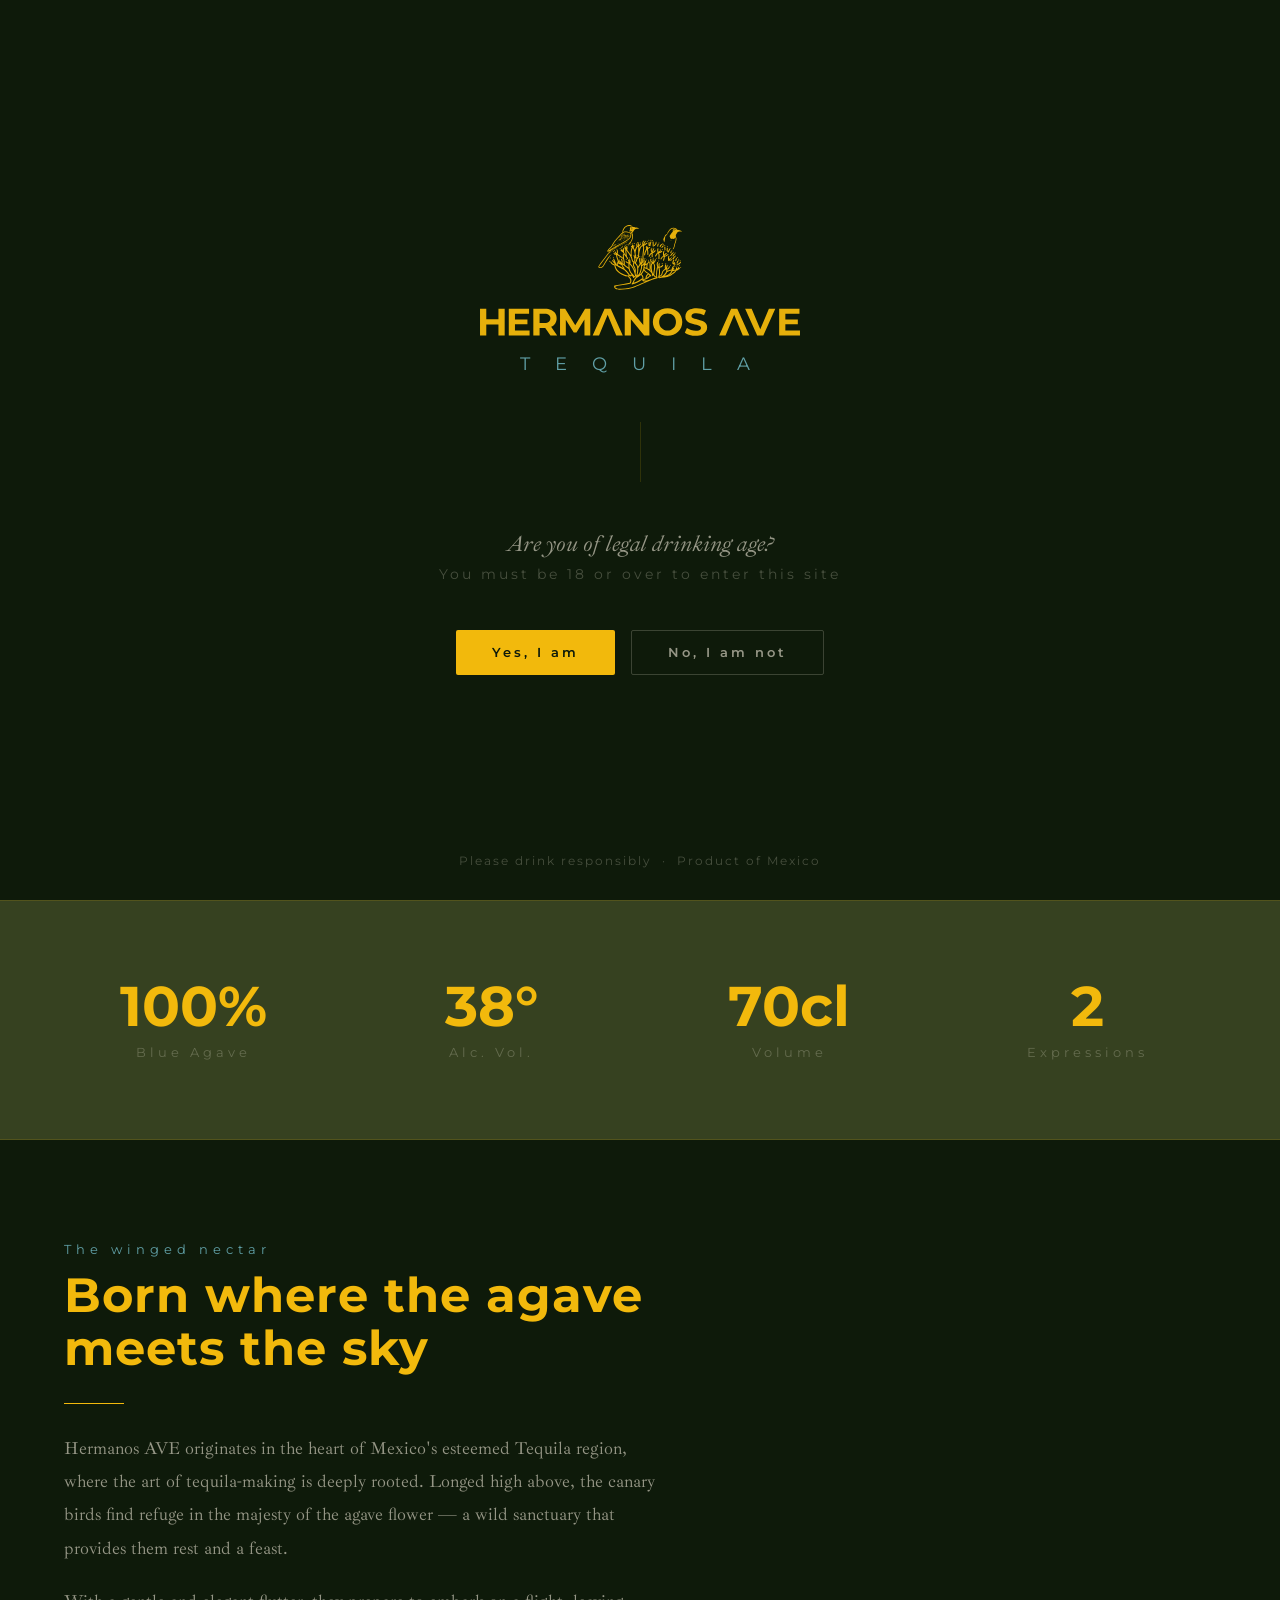
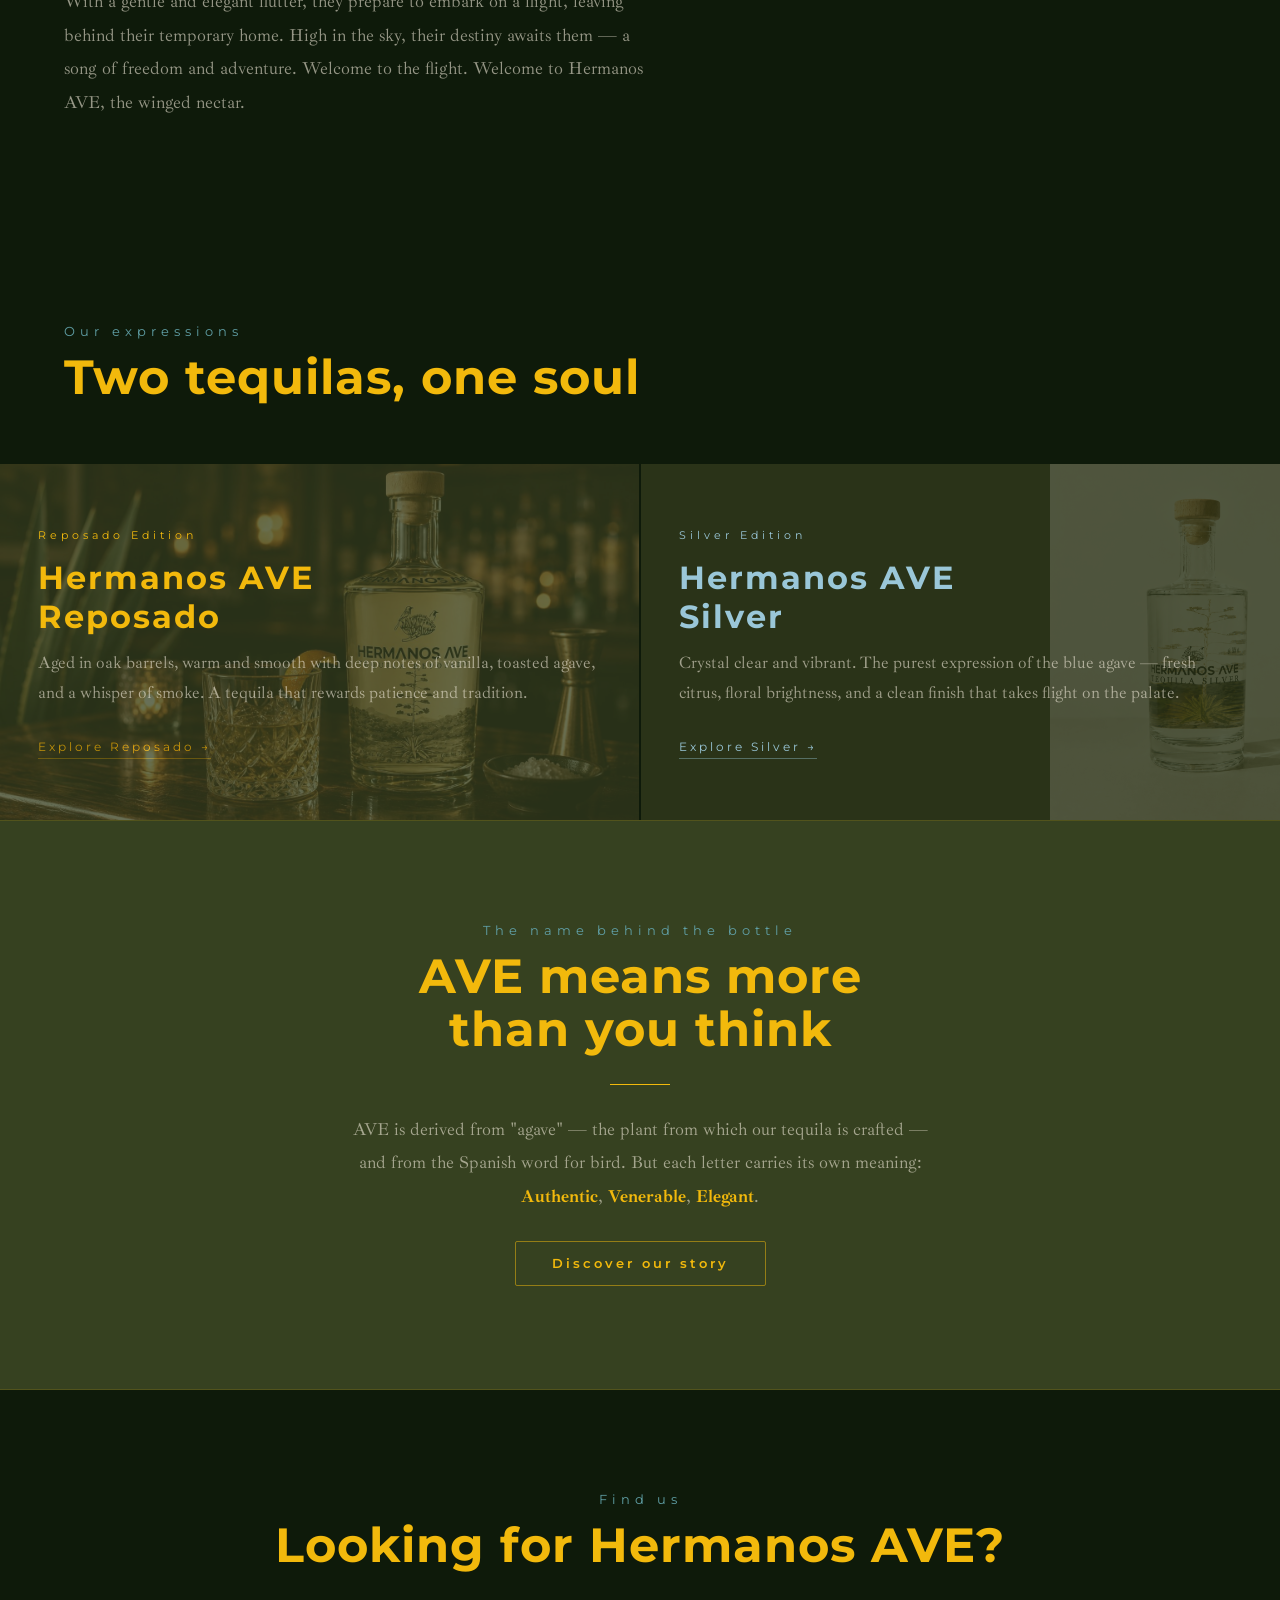
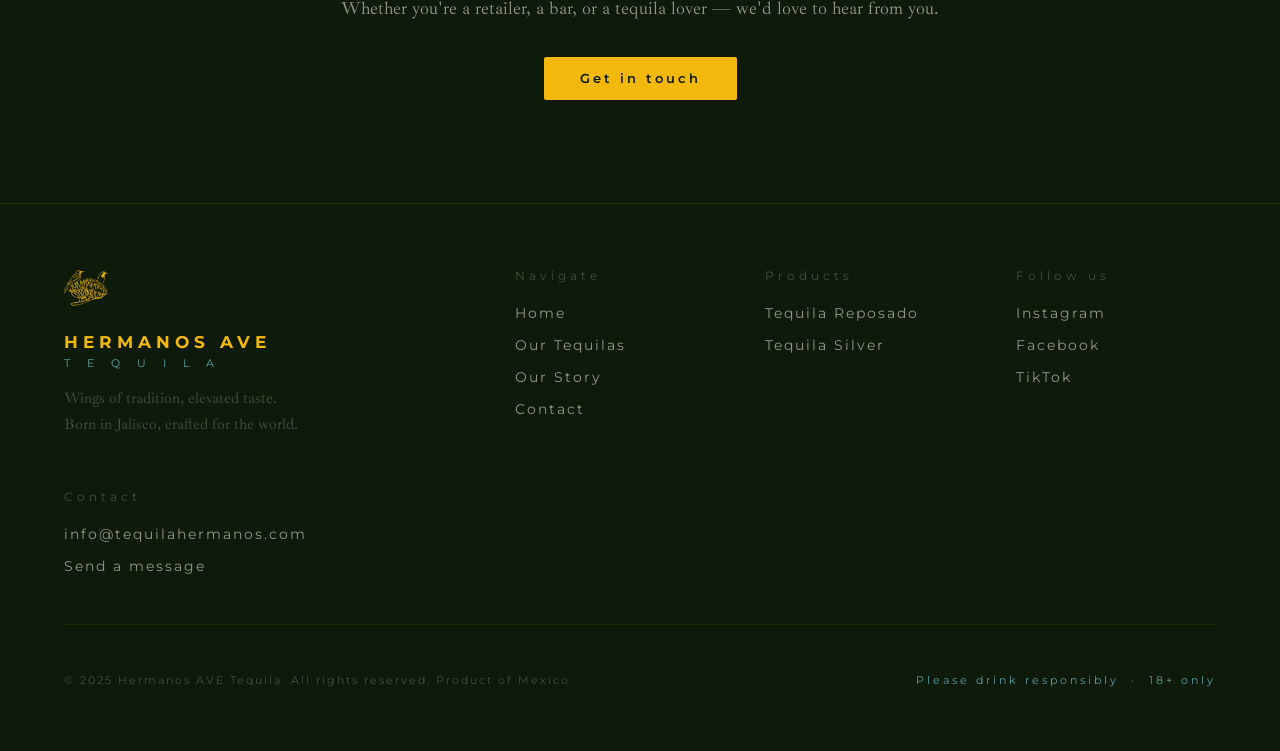
<file: index.html>
<!DOCTYPE html>
<html lang="en">
<head>
  <meta charset="UTF-8" />
  <meta name="viewport" content="width=device-width, initial-scale=1.0" />
  <meta name="description" content="Hermanos AVE — Tequila born in the heart of Jalisco, Mexico. Wings of tradition, elevated taste." />
  <title>Hermanos AVE Tequila</title>
  <link rel="preconnect" href="https://fonts.googleapis.com" />
  <link rel="preconnect" href="https://fonts.gstatic.com" crossorigin />
  <link rel="stylesheet" href="css/style.css" />
  <!-- Google Analytics -->
  <script async src="https://www.googletagmanager.com/gtag/js?id=G-MLSMTG87J6"></script>
  <script>
    window.dataLayer = window.dataLayer || [];
    function gtag(){dataLayer.push(arguments);}
    gtag('js', new Date());
    gtag('config', 'G-MLSMTG87J6');
  </script>
</head>
<body>

<!-- ── AGE GATE ──────────────────────────────────────────────── -->
<div id="age-gate">
  <div style="width:clamp(180px,40vw,320px);margin:0 auto;"><svg style="width:clamp(180px,40vw,320px);height:auto;height:auto;margin-bottom:12px;opacity:0.95" xmlns="http://www.w3.org/2000/svg" viewBox="0 0 459.17 158.96">
  <g>
    <g>
      <polygon fill="#F2B90C" points="35.38 158.43 35.38 120.16 26.45 120.16 26.45 135.25 8.98 135.25 8.98 120.16 0 120.16 0 158.43 8.98 158.43 8.98 142.74 26.45 142.74 26.45 158.43 35.38 158.43"/>
      <polygon fill="#F2B90C" points="71.12 151.31 50.13 151.31 50.13 142.46 68.04 142.46 68.04 135.51 50.13 135.51 50.13 127.26 70.41 127.26 70.41 120.15 41.26 120.15 41.26 158.42 71.12 158.42 71.12 151.31"/>
      <polygon fill="#F2B90C" points="459.17 151.34 438.18 151.34 438.18 142.48 456.09 142.48 456.09 135.54 438.18 135.54 438.18 127.28 458.46 127.28 458.46 120.18 429.31 120.18 429.31 158.45 459.17 158.45 459.17 151.34"/>
      <path fill="#F2B90C" d="M102.14,146.1c2.5-1.07,4.43-2.64,5.79-4.7,1.36-2.06,2.04-4.53,2.04-7.41s-.68-5.3-2.04-7.38c-1.36-2.08-3.29-3.67-5.79-4.78-2.5-1.11-5.47-1.67-8.93-1.67h-16.7v38.27h8.98v-10.72h7.71c.13,0,.25-.01.39-.02l7.49,10.73h9.59l-8.6-12.31s.04-.01.06-.02ZM98.89,129.09c1.39,1.15,2.09,2.78,2.09,4.89s-.7,3.76-2.09,4.92c-1.4,1.17-3.45,1.75-6.17,1.75h-7.22v-13.29h7.22c2.72,0,4.78.57,6.17,1.72Z"/>
      <polygon fill="#F2B90C" points="149.92 158.43 158.24 158.43 158.24 120.15 150.8 120.15 136.65 143.91 122.2 120.15 114.82 120.15 114.82 158.43 123.14 158.43 123.14 135.85 134.49 154.33 138.46 154.33 149.82 135.6 149.92 158.43"/>
      <polygon fill="#F2B90C" points="178.75 120.16 161.62 158.43 170.76 158.43 183.13 128.92 195.5 158.43 204.87 158.43 187.57 120.16 178.75 120.16"/>
      <polygon fill="#F2B90C" points="235.68 158.42 243.06 158.42 243.06 120.14 234.25 120.14 234.25 143.36 215.07 120.14 207.69 120.14 207.69 158.42 216.5 158.42 216.5 135.2 235.68 158.42"/>
      <path fill="#F2B90C" d="M290.23,139.16c0-2.88-.52-5.52-1.57-7.93-1.05-2.41-2.53-4.5-4.44-6.29-1.91-1.79-4.14-3.16-6.69-4.13-2.55-.97-5.36-1.45-8.4-1.45s-5.85.49-8.4,1.48c-2.55.98-4.78,2.37-6.69,4.15-1.91,1.79-3.39,3.87-4.44,6.26-1.05,2.39-1.57,5.02-1.57,7.9s.52,5.47,1.57,7.87c1.05,2.41,2.52,4.5,4.44,6.29,1.91,1.79,4.15,3.17,6.72,4.15,2.57.98,5.38,1.48,8.43,1.48s5.79-.48,8.35-1.45c2.55-.97,4.78-2.34,6.69-4.13,1.91-1.79,3.39-3.89,4.44-6.32,1.05-2.42,1.57-5.06,1.57-7.9ZM280.28,144.11c-.61,1.48-1.46,2.77-2.56,3.88-1.1,1.11-2.38,1.97-3.83,2.57-1.45.6-3.04.9-4.77.9s-3.33-.3-4.79-.9c-1.47-.6-2.75-1.46-3.83-2.57-1.08-1.11-1.93-2.41-2.53-3.88-.61-1.48-.91-3.13-.91-4.95s.3-3.47.91-4.95c.61-1.48,1.45-2.77,2.53-3.88,1.08-1.11,2.36-1.97,3.83-2.57,1.47-.6,3.07-.9,4.79-.9s3.31.3,4.77.9c1.45.6,2.73,1.46,3.83,2.57,1.1,1.11,1.96,2.41,2.56,3.88.61,1.48.91,3.13.91,4.95s-.3,3.47-.91,4.95Z"/>
      <path fill="#F2B90C" d="M324.15,153c1.19-1.79,1.79-3.75,1.79-5.9,0-1.97-.41-3.62-1.24-4.95-.83-1.33-1.9-2.39-3.22-3.17-1.32-.78-2.77-1.43-4.35-1.94-1.58-.51-3.18-.94-4.79-1.28-1.62-.35-3.09-.69-4.41-1.04-1.32-.35-2.39-.83-3.2-1.45-.81-.62-1.21-1.44-1.21-2.46,0-.8.25-1.53.74-2.19.5-.66,1.28-1.18,2.34-1.56,1.07-.38,2.48-.57,4.24-.57s3.45.25,5.29.74c1.84.49,3.62,1.23,5.35,2.21l2.81-6.67c-1.76-1.09-3.83-1.93-6.2-2.52-2.37-.58-4.77-.87-7.19-.87-3.64,0-6.66.54-9.06,1.61-2.41,1.08-4.2,2.51-5.37,4.32-1.18,1.8-1.76,3.8-1.76,5.99,0,2,.39,3.67,1.18,5,.79,1.33,1.85,2.41,3.2,3.23,1.34.82,2.81,1.48,4.41,1.97,1.6.49,3.19.91,4.77,1.26,1.58.35,3.04.71,4.38,1.09,1.34.38,2.41.87,3.22,1.48.81.6,1.21,1.41,1.21,2.43,0,.8-.26,1.5-.77,2.1-.52.6-1.31,1.09-2.4,1.45-1.08.37-2.51.55-4.27.55-2.31,0-4.61-.37-6.89-1.12-2.28-.75-4.23-1.7-5.84-2.87l-3.03,6.67c1.73,1.31,4.01,2.38,6.86,3.2,2.85.82,5.81,1.23,8.9,1.23,3.64,0,6.67-.55,9.09-1.64,2.42-1.09,4.23-2.53,5.43-4.32Z"/>
      <polygon fill="#F2B90C" points="369.18 120.16 360.36 120.16 343.22 158.43 352.37 158.43 364.74 128.91 377.11 158.43 386.48 158.43 369.18 120.16"/>
      <polygon fill="#F2B90C" points="397.77 158.43 406.58 158.43 423.72 120.16 414.57 120.16 402.2 149.67 389.83 120.16 380.46 120.16 397.77 158.43"/>
      <g>
        <path fill="#F2B90C" d="M201.34,20.8s.05-.06.09-.09c.02-.1.19-.21.37-.27.04-.04.1-.08.16-.12,0,0,0,0,0,0-.02,0-.01,0-.03,0-.11.11-.3.21-.45.21-.06,0-.06-.02-.1-.03-.02.02-.03.05-.05.07-.02.03-.04.07-.07.1.09.03.12.07.07.13,0,0,0,0,0,0Z"/>
        <path fill="#F2B90C" d="M191.58,34s.04-.09.09-.12c.86-.54,1.81-.92,2.8-1.15.05-.05.11-.08.17-.13-.14.08-.3.16-.45.12-.06-.01-.14-.06-.16-.12-.01-.05.03-.09.05-.13-.14.05-.31.12-.44.07-.05-.02-.03-.05-.03-.08-1.32.75-2.49,1.45-3.47,2.05-.18.2-.34.41-.52.61.55-.36,1.08-.76,1.67-1.07.08-.04.19-.06.3-.05Z"/>
        <path fill="#F2B90C" d="M203.8,15.86s0-.02-.02-.03c-.03.11-.07.22-.1.32.05-.09.17-.2.3-.25-.06,0-.13,0-.19-.04Z"/>
        <path fill="#F2B90C" d="M273.22,16.24c.02-.08.04-.16.06-.24-.02.07-.07.12-.08.19,0,.02.01.03.02.05Z"/>
        <path fill="#F2B90C" d="M196.04,31.12c-.3.16-.6.33-.89.49.08-.03.17-.03.25-.06.22-.14.41-.3.64-.43Z"/>
        <path fill="#F2B90C" d="M200.36,29.76s0-.02.02-.03c-.02.01-.04.01-.06.02.02,0,.03.01.05.01Z"/>
        <path fill="#F2B90C" d="M262.91,74.07c.1,0,.2,0,.3-.02-.05-.04-.12-.04-.16-.09-.05.03-.09.07-.14.1Z"/>
        <path fill="#F2B90C" d="M252.85,75.4s.05-.01.08-.02c0-.01,0-.03,0-.04-.02.03-.05.04-.08.06Z"/>
        <path fill="#F2B90C" d="M200.61,54.13s.08.04.12.06c.07,0,.16.06.22.08.08.03.16.05.24.07.04,0,.14.04.21.04,0,0,.01,0,.02,0,.02,0,.05,0,.07,0-.04-.06-.07-.13-.11-.19-.09-.14-.18-.27-.27-.4-.02-.03-.04-.05-.06-.08,0,0,0,0,0,0-.05-.06-.09-.11-.14-.17-.2-.24-.42-.47-.65-.68-.12-.11-.24-.22-.37-.32-.03-.02-.05-.04-.08-.07-.06-.05-.13-.1-.2-.14-.14-.1-.21-.23-.27-.36.21.57.41,1.14.62,1.71.05.05.09.1.15.15.03.02.08.05.1.08,0,0-.02-.01-.03-.02.07.05.14.09.21.14.07.04.15.08.22.12Z"/>
        <path fill="#F2B90C" d="M209.19,14.86s-.08-.02-.08-.04c-.02.02-.05.05-.07.07.05-.02.11-.03.14-.03,0,0,0,0,0,0Z"/>
        <path fill="#F2B90C" d="M202.56,55.71c.11.06.23.12.34.18,0-.1-.01-.19-.01-.29-.04.02-.06.07-.1.08-.07.02-.15,0-.22.03Z"/>
        <path fill="#F2B90C" d="M187.01,46.75c-.94,0-.94,1.46,0,1.46s.94-1.46,0-1.46Z"/>
        <path fill="#F2B90C" d="M185.68,51.25c-.94,0-.94,1.46,0,1.46s.94-1.46,0-1.46Z"/>
        <path fill="#F2B90C" d="M191.45,47.73c.94,0,.94-1.46,0-1.46s-.94,1.46,0,1.46Z"/>
        <path fill="#F2B90C" d="M200.68,47.74c.94,0,.94-1.46,0-1.46s-.94,1.46,0,1.46Z"/>
        <path fill="#F2B90C" d="M199.63,49.45c-.94,0-.94,1.46,0,1.46s.94-1.46,0-1.46Z"/>
        <path fill="#F2B90C" d="M214.37,46.63c-.94,0-.94,1.46,0,1.46s.94-1.46,0-1.46Z"/>
        <path fill="#F2B90C" d="M209.97,48.27c-.94,0-.94,1.46,0,1.46s.94-1.46,0-1.46Z"/>
        <path fill="#F2B90C" d="M225.61,44.25c.94,0,.94-1.46,0-1.46s-.94,1.46,0,1.46Z"/>
        <path fill="#F2B90C" d="M231.3,46.69c.94,0,.94-1.46,0-1.46s-.94,1.46,0,1.46Z"/>
        <path fill="#F2B90C" d="M229.15,46.43c.94,0,.94-1.46,0-1.46s-.94,1.46,0,1.46Z"/>
        <path fill="#F2B90C" d="M241.84,51.27c.94,0,.94-1.46,0-1.46s-.94,1.46,0,1.46Z"/>
        <path fill="#F2B90C" d="M238.7,49.59c-.94,0-.94,1.46,0,1.46s.94-1.46,0-1.46Z"/>
        <path fill="#F2B90C" d="M236.65,48.81c.94,0,.94-1.46,0-1.46s-.94,1.46,0,1.46Z"/>
        <path fill="#F2B90C" d="M261.45,56.04c.94,0,.94-1.46,0-1.46s-.94,1.46,0,1.46Z"/>
        <path fill="#F2B90C" d="M256.38,52.25c.94,0,.94-1.46,0-1.46s-.94,1.46,0,1.46Z"/>
        <path fill="#F2B90C" d="M245.01,47.53c.94,0,.94-1.46,0-1.46s-.94,1.46,0,1.46Z"/>
        <path fill="#F2B90C" d="M248.5,46.95c-.94,0-.94,1.46,0,1.46s.94-1.46,0-1.46Z"/>
        <path fill="#F2B90C" d="M252.96,48.58c.94,0,.94-1.46,0-1.46s-.94,1.46,0,1.46Z"/>
        <path fill="#F2B90C" d="M273.24,58.6c.94,0,.94-1.46,0-1.46s-.94,1.46,0,1.46Z"/>
        <path fill="#F2B90C" d="M269.45,58.4c.94,0,.94-1.46,0-1.46s-.94,1.46,0,1.46Z"/>
        <path fill="#F2B90C" d="M266.58,56.52c.94,0,.94-1.46,0-1.46s-.94,1.46,0,1.46Z"/>
        <path fill="#F2B90C" d="M285.73,61.92c-.16.1-.32.21-.49.31.3-.47.64-.91.86-1.43.15-.35-.16-.82-.51-.9-.43-.1-.74.13-.9.51.06-.15,0-.01,0,.02-.02.05-.04.09-.06.14-.04.09-.09.18-.13.27-.09.18-.19.35-.29.52-.1.17-.21.34-.33.5-.06.08-.12.16-.18.24.06-.08.03-.04-.02.02-.03.04-.06.08-.09.12-.25.3-.52.58-.8.84,0,0,0,0,0,0-.01-.62-.07-1.25,0-1.87.04-.38-.37-.75-.73-.73-.43.02-.68.32-.73.73-.1.93-.07,1.86,0,2.79-.91-.54-2.81.1-4.06.53.3-.51.62-1.01.98-1.48.09-.12.19-.24.29-.35.13-.15.21-.31.21-.52,0-.18-.08-.39-.21-.52-.27-.25-.77-.31-1.03,0-.33.39-.58.84-.87,1.26.05-.19.08-.37.15-.56.32-.79.82-1.57,1.31-2.29.22-.33.06-.81-.26-1-.36-.21-.78-.07-1,.26-.9,1.34-1.77,2.88-1.8,4.51-2.14.46-4.25,1.09-6.28,1.91.07-.61.11-1.26.06-1.86.63-.11,1.23-.39,1.73-.78.86-.68,1.39-1.68,1.85-2.66.16-.34.11-.8-.26-1-.32-.17-.83-.11-1,.26-.2.43-.41.85-.65,1.25-.06.1-.13.2-.19.29-.03.05-.07.09-.1.14-.08.1.11-.12-.04.05-.15.18-.31.35-.48.5-.03.03-.07.06-.1.08.11-.09-.05.04-.06.04-.09.06-.19.12-.28.17-.04.02-.08.04-.12.06-.19.1.13-.04-.07.03-.09.03-.19.07-.28.09-.05.01-.11.03-.16.04,0,0-.19.03-.1.02.09,0-.06,0-.09,0-.07-.11-.16-.2-.25-.28.35-1.06.7-2.11,1.06-3.17.12-.36-.14-.81-.51-.9-.4-.09-.77.12-.9.51-.36,1.07-.72,2.15-1.07,3.22-.2-1.43-.08-2.89.41-4.26.13-.37-.15-.8-.51-.9-.4-.11-.76.14-.9.51-.63,1.77-.75,3.68-.38,5.52.01.07.08.09.12.15-1.61.95-3.1,2.2-3.99,3.84-.69,1.28-.71,2.7-1.25,4.02-.46,1.12-1.43,1.85-2.57,2.15.92-3.84.89-7.85-.12-11.68,2.17-.03,4.32-1.21,5.23-3.23.16-.36.1-.78-.26-1-.31-.18-.84-.1-1,.26-.43.96-1.09,1.62-2.01,2.11-.26.14-.35.17-.61.26-.25.08-.5.14-.75.19-.23.05.13,0-.11.02-.05,0-.1.01-.15.01-.1,0-.2,0-.3.01.01-1.25.03-2.5.04-3.74,0-.14-.08-.27-.16-.39.61-.28.55-1.34-.27-1.34-.65,0-.82.69-.57,1.11-.25.12-.45.31-.46.61-.02,1.28-.03,2.55-.05,3.83-.09-.03-.19-.04-.28-.04-.71-1.79-1.36-3.84-.26-5.57.5-.79-.76-1.53-1.26-.74-1.38,2.17-.66,4.7.21,6.92-.4.3-.76.65-1.05,1.08-.1.15-.12.39-.07.56.04.13.15.25.26.34-.95,3.88-1.2,7.86-.8,11.83-.03-.02-.03-.07-.06-.08-.3-.17-.59-.36-.86-.57-.03-.03-.07-.06-.11-.08-.06-.05-.12-.1-.19-.16-.13-.12-.26-.24-.39-.36-.12-.12-.24-.24-.35-.37-.06-.07-.12-.13-.17-.2-.03-.03-.05-.06-.08-.09-.19-.29-.4-.57-.58-.87-.04-.06-.12-.08-.17-.13.36-3.05.91-6.07,1.27-9.12.33-2.79.07-5.63-1.71-7.9h0c.69-.28,1.31-.7,1.76-1.34.63-.88.89-1.98,1.13-3.02.09-.37-.11-.81-.51-.9-.37-.08-.8.11-.9.51-.11.45-.21.9-.35,1.34-.04.12-.08.23-.12.34-.02.06-.04.11-.07.17-.05.12.07-.15-.03.06-.09.2-.2.4-.32.6-.05.08-.11.16-.16.23.06-.08.01-.02-.03.03-.03.04-.07.08-.11.12-.06.07-.13.14-.2.2-.04.04-.08.07-.12.11-.1.09.04-.02-.03.02-.05.03-.11.07-.16.11-.04-1.05-.07-2.1-.11-3.15-.01-.38-.33-.75-.73-.73-.38.02-.74.32-.73.73.04,1.02.07,2.04.11,3.06-.03,0-.06,0-.09,0-.02,0-.22-.02-.12,0s-.09-.02-.12-.02c-.12-.02-.24-.06-.36-.1-.02,0-.2-.07-.11-.04.08.03-.12-.06-.14-.07-.11-.06-.22-.12-.32-.19-.03-.02-.17-.13-.05-.03-.05-.04-.09-.08-.14-.12-.09-.08-.17-.18-.25-.27.1.11-.02-.03-.04-.05-.03-.05-.07-.11-.1-.16-.03-.05-.06-.11-.09-.17-.01-.02-.08-.21-.03-.06-.04-.12-.08-.24-.12-.36-.02-.06-.03-.12-.04-.18,0-.03,0-.06-.01-.09,0-.12-.02-.23-.01-.35,0-.06,0-.13,0-.19,0-.17-.03.1,0-.06.03-.13.05-.27.1-.4.02-.05.04-.11.06-.16.02-.03.03-.07.05-.1.17-.34.1-.81-.26-1-.33-.17-.81-.1-1,.26-.66,1.31-.51,2.89.41,4.03.5.62,1.21,1,1.97,1.19-2.16,1.57-2.11,5.02-2.05,7.5.03,1.41.29,2.76.62,4.11-.41-.44-.85-.84-1.31-1.22.26-.09.49-.26.5-.62.12-3.46.02-6.93-.29-10.38-.08-.93-1.54-.94-1.46,0,.31,3.41.4,6.83.29,10.25-.99-.72-2.06-1.36-3.18-1.88.19-.18.3-.42.24-.68-.36-1.47-.25-2.99.29-4.44.09-.23-.03-.47-.2-.65,1.1-.87,1.97-2.02,2.45-3.35.13-.37-.15-.8-.51-.9-.4-.11-.76.14-.9.51-.03.07-.05.14-.08.21-.08.22.06-.11-.04.11-.06.13-.12.25-.18.37-.13.25-.28.48-.44.71-.13.19-.28.36-.49.58-.19.2-.4.39-.61.57-.15.12-.36.27-.59.42-.24.15-.48.28-.73.4-.17.08-.4.17-.67.25-.05.01-.1.02-.15.03.25-1.36.49-2.73.84-4.07.24-.91-1.16-1.3-1.41-.39-.27,1.03-.43,2.08-.65,3.12-.38-1.48-.39-3.03.03-4.52.26-.9-1.15-1.29-1.41-.39-.48,1.68-.49,3.48-.06,5.17-.89.85-1.78,1.71-2.67,2.56-.12-.47-.21-.94-.34-1.4.11-.03.23-.05.32-.13,2.04-1.69,2.25-4.45,2.09-6.92.33-.12.61-.42.54-.85-.53-3.41-.04-6.86.36-10.26.21-1.74.42-3.5.42-5.26,0-.88-.12-1.85-.63-2.58.04-.01.09,0,.13-.02,1.82-.88,3.49-2.06,4.95-3.46.29-.27.28-.76,0-1.03-.28-.28-.75-.27-1.03,0-1.15,1.11-2.45,1.99-3.85,2.76.92-1.05,1.67-2.24,2.08-3.58.11-.37-.13-.81-.51-.9-.39-.09-.78.12-.9.51-.06.2-.12.39-.19.58l-.05.13s-.07.18-.04.1c.03-.07-.03.06-.03.07-.02.05-.05.1-.07.16-.17.37-.37.73-.59,1.07-.1.16-.21.32-.33.48-.03.05-.07.09-.1.14.05-.06.02-.03-.01.01-.05.06-.09.11-.14.17-.08-1.08.13-2.17.67-3.12.17-.3.08-.55-.09-.76.09.05.16.12.28.12.94,0,.94-1.46,0-1.46-.64,0-.81.66-.58,1.09-.3-.13-.67-.1-.88.26-.98,1.71-1.12,3.75-.52,5.6-1.61-.08-3.18,1.65-3.78,3.04-.33.77-.58,1.58-.82,2.4.03-.87.03-1.74-.06-2.59-.04-.34-.15-.68-.29-1,1.06-.72,1.97-1.66,2.59-2.79.18-.33.09-.81-.26-1-.34-.18-.8-.1-1,.26-.15.26-.31.52-.48.77-.03.04-.07.09-.1.13,0,0,0,0,0,.01-.02.03-.05.06-.07.08-.1.12-.19.23-.3.34-.19.21-.4.4-.61.58.1-.75.2-1.51.3-2.26.02-.17-.1-.4-.21-.52-.13-.13-.33-.22-.52-.21-.19,0-.38.07-.52.21-.14.15-.19.31-.21.52-.11.86-.23,1.72-.34,2.58-.21,0-.39.04-.58.09-.01-.05-.03-.09-.05-.14-.04-.15-.07-.29-.1-.44q-.01-.09,0,0s0-.09-.01-.13c0-.08-.01-.15-.01-.23,0-.16,0-.32,0-.49,0-.06.01-.13.02-.19-.02.17.02-.1.02-.13.03-.15.06-.3.11-.44.03-.08.05-.16.08-.25.02-.04.03-.08.05-.12-.03.07-.03.07,0,0,.16-.35.11-.8-.26-1-.32-.17-.83-.11-1,.26-.6,1.33-.61,2.82-.06,4.16-.29.36-.53.75-.72,1.14-.66,1.36-1.25,2.78-1.66,4.25-.41-1.24-.95-2.42-1.7-3.44-.08-.1-.18-.17-.27-.26.16.02.33.03.47-.06.17-.11.26-.25.34-.44.28-.69.42-1.44.44-2.19,0-.38-.34-.75-.73-.73-.4.02-.72.32-.73.73,0,.17-.02.33-.04.5-.07.45-.18.89-.34,1.31-.06.15,0,.35.07.5-.04-.02-.08-.04-.12-.05-.03-1-.07-2-.1-3.01-.01-.38-.33-.75-.73-.73-.38.02-.74.32-.73.73.02.56.04,1.12.06,1.68-.02-.05-.06-.09-.08-.14l.05.12c-.02-.09-.07-.18-.13-.25-.05-.08-.12-.14-.2-.19-.16-.09-.39-.13-.56-.07-.18.06-.35.17-.44.34-.08.16-.15.38-.07.56.09.22.19.44.31.65.12.2.27.39.42.57.09.11.23.19.33.29-.68.86-.92,2.17-1.15,3.18-.51,2.28-.55,4.61-.33,6.92-.09-.05-.16-.12-.28-.12-.07,0-.1.05-.16.07-.91-1.55-1.89-3.06-3.01-4.48-.46-.58-.94-1.15-1.43-1.7-.07-.08-.16-.16-.23-.24.63-1.73.66-3.68.09-5.43-.12-.37-.51-.62-.9-.51-.37.1-.63.52-.51.9.29.89.35,1.8.28,2.71-.04-.13-.08-.25-.12-.38-.09-.31-.16-.62-.21-.94,0-.05-.01-.09-.02-.14.01.08,0,.08,0-.01,0-.07-.02-.14-.02-.2-.02-.18-.03-.37-.03-.55-.01-.38-.33-.75-.73-.73-.39.02-.74.32-.73.73,0,.26.09.51.12.76-.01-.03-.04-.06-.05-.09-.15-.35-.69-.46-1-.26-.36.23-.43.62-.26,1,.48,1.08,1.08,2.11,1.72,3.1-.66.89-.28,2.49-.16,3.48.15,1.21.3,2.42.45,3.63-.91-1.3-1.78-2.63-2.62-3.97.3-1.79.37-3.6.14-5.4-.05-.39-.3-.73-.73-.73-.36,0-.78.34-.73.73.14,1.09.14,2.19.07,3.29-.15-.2-.29-.4-.41-.61-.15-.25-.29-.5-.42-.76-.06-.12-.1-.28-.17-.38.05.06.04.1,0,0-.01-.03-.03-.07-.04-.1-.03-.07-.06-.15-.08-.22-.13-.36-.5-.64-.9-.51-.35.11-.65.51-.51.9.07.19.18.36.26.54-.02-.03-.04-.05-.05-.08-.2-.32-.66-.48-1-.26-.33.21-.48.65-.26,1,.76,1.24,1.89,2.15,3.23,2.71.02.05,0,.09.02.13,1.85,3.02,3.9,5.91,6.1,8.68-.2.43-.03,1.05.59,1.05s.79-.61.6-1.04c.19-.29.17-.64-.05-.91-.46-.58-.89-1.19-1.34-1.79,0-.03.04-.05.03-.08-.23-1.84-.46-3.68-.68-5.52-.06-.46-.11-.92-.17-1.38-.05-.38-.21-.93-.11-1.32.04-.15.15-.23.04-.24.11.02.22.19.3.27.3.32.59.67.88,1.01,2.16,2.57,3.94,5.44,5.32,8.5.06.14.21.2.34.26.22,1.29.51,2.57.99,3.8.49,1.27,1.12,3,2.57,3.43-1.43,1.72-.98,4.13.04,5.94.75,1.33,1.49,2.55,1.71,4.1.06.44.04.89.05,1.33-1.46-3.81-3.65-7.31-6.47-10.29.03-.06.11-.09.12-.15.4-1.82.27-3.75-.44-5.48-.15-.36-.48-.62-.9-.51-.34.09-.66.53-.51.9.42,1.03.55,2.11.53,3.19-.17-1.11-.44-2.2-.92-3.23-.16-.35-.69-.46-1-.26-.36.23-.44.63-.26,1,.15.32.22.5.35.87.11.32.21.64.29.97.08.33.14.66.19.99-.02-.13,0,.08.01.1,0,.04,0,.08.01.12,0,0,0,0,0,0-.16,0-.31,0-.47-.02-.16-.02,0-.02,0,0,0,0-.1-.02-.11-.02-.08-.01-.16-.03-.24-.05-.15-.04-.3-.08-.45-.13-.07-.02-.14-.05-.21-.08,0,0,0,0,0,0-.04-.02-.08-.04-.13-.06-.14-.07-.28-.14-.41-.23-.07-.04-.14-.09-.21-.14-.03-.02-.06-.04-.08-.06-.26-.18-.5-.45-.7-.69-.24-.3-.78-.27-1.03,0-.29.32-.26.71,0,1.03.95,1.17,2.45,1.85,3.95,1.89-.08,1.99-.08,4,.12,5.98-1.85-1.4-3.71-2.81-5.57-4.21.11-.11.21-.25.22-.45.21-4.7-2.05-9.27-1.26-13.96.16-.92-1.25-1.31-1.41-.39-.28,1.62-.2,3.21,0,4.79-1.45-1.06-2.91-2.11-4.41-3.09-.91-.6-1.83-1.18-2.76-1.75-.15-.09-.32-.2-.5-.3.03-.1.03-.21.06-.32.16-.19.25-.42.18-.64-.01-.03-.04-.04-.06-.07.29-1.46.33-2.97-.07-4.41-.25-.9-1.66-.52-1.41.39.33,1.17.29,2.37.09,3.55-.03,0-.05,0-.08-.02-.08-.02-.16-.04-.23-.07-.03,0-.11-.05-.03-.01-.01,0-.03-.01-.04-.02-.14-.07-.28-.15-.41-.24-.05-.03-.12-.13.02.02-.02-.02-.05-.04-.08-.06-.06-.05-.11-.1-.16-.15-.06-.06-.11-.11-.16-.17,0,0,0,0,0,.01,0,0,0-.01-.01-.02-.02-.03-.04-.05-.06-.08-.07-.11-.13-.22-.19-.34,0-.01,0-.02-.01-.03-.01-.04-.03-.08-.04-.12-.02-.08-.04-.16-.06-.24-.07-.38-.54-.62-.9-.51-.4.13-.59.49-.51.9.16.85.72,1.57,1.41,2.05.2.14.44.2.67.29-.19,0-.38,0-.58,0-.04,0-.09,0-.13-.01-.03,0-.06,0-.07,0-.07-.01-.14-.02-.21-.04-.17-.03-.34-.08-.5-.14-.02,0-.07-.03-.04-.02,0,0-.02-.01-.02-.01-.06-.03-.13-.06-.19-.1s-.11-.08-.17-.11c0,0,0,0,0,0-.03-.02-.05-.05-.08-.07-.05-.05-.1-.1-.14-.15-.02-.02-.04-.07-.07-.08.04.02.07.11.02.02-.04-.06-.07-.13-.11-.19-.01-.03-.02-.06-.03-.1-.11-.36-.52-.63-.9-.51-.37.12-.63.51-.51.9.24.81.88,1.42,1.64,1.74.63.26,1.3.32,1.97.33-.03.57.05,1.17.11,1.62.15,1.09.48,2.13.85,3.17.44,1.23.89,2.46,1.34,3.69-.6.29-.54,1.34.28,1.34.08,0,.12-.06.18-.08.07.19.13.37.2.56-.06.16-.05.32.01.49-.14-.04-.27-.09-.41-.11-.56-.07-1.11.13-1.4.63-.25.42-.32.98-.34,1.46-.02.38.06.77.14,1.15-.21-.16-.43-.3-.64-.47-.11-.08-.23-.16-.35-.23.11-.17.17-.37.09-.57-.86-2.27-1.82-4.51-2.88-6.69-.17-.35-.68-.45-1-.26-.36.21-.43.64-.26,1,.59,1.22,1.08,2.48,1.61,3.72-.69-.85-1.39-1.7-2.08-2.54-.24-.3-.78-.27-1.03,0-.29.32-.26.71,0,1.03,1.04,1.28,2.09,2.55,3.13,3.83.23.28.73.26.99.02.04.09.08.18.12.27-.09.03-.18.05-.27.11-.19.13-.26.35-.37.55-2.15-.22-4.21-1.71-4.97-3.76-.14-.37-.49-.62-.9-.51-.35.1-.65.53-.51.9.97,2.58,3.34,4.39,6.05,4.76.01.92.24,1.91.4,2.54.95,3.66,3.65,6.52,6.7,8.59,1.88,1.28,3.93,2.35,6,3.3,2.05.94,4.14,1.57,6.39,1.31.05,1.09,1.22,1.81,1.92,2.58,1.6,1.74,1.75,4.45.58,6.46-7.31,1.42-14.63,2.84-21.94,4.26-.34.07-.5.4-.54.7-.58,4.58,4.39,5.35,7.8,5.22,5.63-.21,11.37-.55,16.84-2.02,5.36-1.44,10.43-3.91,15.5-6.11,3.99-1.73,7.97-3.46,11.96-5.19,3.32-1.11,6.5-2.66,9.99-3.17.87-.13.55-1.34-.25-1.37-.6-4.45-.26-8.98.94-13.3,0-.03-.02-.05-.01-.08,0,0,.02-.02.03-.03.21-.16.44-.3.69-.4.02,0,.04-.02.06-.02,1.25,4.52,1.1,9.3-.49,13.72-.21.58.33.9.81.83.02.35.23.67.68.62,1.08-.11,2.09-.41,3.05-.81,2.85-.09,5.74-.21,8.51-.92,2.93-.75,5.32-2.34,7.75-4.07,1.15-.82,2.34-1.6,3.45-2.48.85-.67,1.79-1.57,1.99-2.69,0,0,0,0,0,0,.23.18.53.27.79.11,1.29-.81,2.58-1.63,3.87-2.44.32-.2.48-.66.26-1-.21-.32-.65-.48-1-.26ZM246.44,58.8c.09-1.41.51-3.05,1.9-3.66.03.09,0,.19.08.28,1.77,2.25,1.54,5.33,1.13,7.99-.37,2.41-.71,4.82-1,7.24-.21-.59-.45-1.16-.73-1.7-.37-1.67-.95-3.31-1.23-5.02-.28-1.67-.25-3.43-.14-5.12ZM236.31,58.49c.33.04.74-.14.8-.5.02-.11.05-.21.06-.31.68-.11,1.33-.33,1.94-.63-.42,1.44-.51,2.96-.19,4.42-.82-.32-1.65-.61-2.49-.83-.14-.04-.24.02-.35.05.09-.73.18-1.47.23-2.21ZM239.75,69.32c.41.27.82.54,1.23.82-1.98,1.22-3.29,3.4-3.39,5.73,0,.21.09.39.24.52-1.62.72-3.32,1.28-5.03,1.77.04-.03.09-.06.13-.09.2-.15.28-.35.3-.56.08.09.15.19.28.22.36.1.82-.12.9-.51.5-2.43-.54-4.96-2.49-6.45.77-.89,1.48-1.83,2.06-2.87.52-.95.92-1.93,1.24-2.93.86,1.92,2.84,3.22,4.53,4.34ZM242.08,71.14s.05-.08.09-.12c.47.38.9.78,1.29,1.24-.56.49-1.07,1.03-1.6,1.56-.8.8-1.71,1.46-2.71,2-.03.02-.06.02-.09.04,0-.13.02-.27.03-.4,0-.08.01-.13.04-.28.05-.26.11-.52.2-.77.15-.46.33-.85.62-1.31.52-.83,1.25-1.5,2.14-1.97ZM226.96,61.22c.29.1.63.07.84-.26.89-1.37,1.63-2.83,2.38-4.27.05,0,.08.03.13.02.05-.01.07-.07.12-.09.25.9.48,1.81.65,2.73.33,1.79-.35,3.45-.89,5.13-.51,1.6-.93,3.29-1.58,4.84-.56,1.31-1.62,2.09-2.78,2.78.78-2.38,1.26-4.85,1.3-7.35.02-1.12-.02-2.33-.17-3.52ZM225.95,75.27c1.86-.82,3.54-2.01,4.99-3.43,1.58,1.13,2.45,3.15,2.07,5,0,.03.01.06.01.09-.2-.23-.49-.35-.81-.11-3.57,2.65-7.53,4.7-11.74,6.13.55-1.02.99-2.12,1.48-3.18.81-1.75,1.99-3.21,3.29-4.59.2.13.44.21.71.09ZM232.61,59.81c-.02-.17-.08-.34-.1-.51.8-.77,1.6-1.54,2.41-2.31-.13,3.51-.47,7.05-2.2,10.18-1.16,2.1-2.8,3.85-4.73,5.21.61-.48,1.15-1.02,1.55-1.69.97-1.62,1.37-3.69,1.94-5.48.56-1.74,1.31-3.54,1.13-5.4ZM228.41,42.25c0-.34,0-.67.01-1.01.03-.07.09-.11.09-.19.14-2.58,1.12-5.23,1.95-7.66.31-.92.79-1.96,1.66-2.47.5-.29,1.21-.44,1.62.07.32.38.35.97.37,1.44.11,2.68-.41,5.41-.71,8.06-.28,2.52-.37,5.02-.06,7.53-.31.08-.59.33-.57.66.15,1.8.14,3.82-.85,5.36.23-1.92.32-3.85.17-5.78-.03-.39-.31-.73-.73-.73-.37,0-.76.33-.73.73.14,1.83.08,3.67-.13,5.5-.12,0-.23.05-.33.12-.48-1.85-.61-3.78-.31-5.68.06-.39-.1-.78-.51-.9-.35-.1-.84.12-.9.51-.41,2.59-.16,5.23.72,7.69-.77,1.5-1.56,3-2.47,4.42-.22-1-.52-1.98-1.04-2.82-.59-.98-1.4-1.8-2.26-2.56.08-.06.17-.09.23-.17,1.15-1.55,1.86-3.41,2.15-5.32,2.4-1.31,2.58-4.34,2.61-6.8ZM223.05,47.97c.92-.79,1.14-2.01.98-3.16-.1-.72-.32-1.4-.48-2.1-.16-.74-.23-1.5-.31-2.26,0-.05-.02-.1-.02-.15-.06-2.28.57-4.5,1.46-6.58.2-.46.62-1.73,1.18-2.27,0,0,.02,0,.02,0s0-.01.01-.02c.18-.16.38-.26.58-.21.97.23.56,2.76.55,3.49-.03,2.45-.06,4.9-.09,7.35-.02,1.64,0,3.66-1.04,4.97,0-.23.02-.47,0-.7-.03-.39-.31-.73-.73-.73-.37,0-.76.33-.73.73.06.66.05,1.32-.01,1.97-.03.08-.05.15-.04.23-.22,1.83-.9,3.58-2.02,5.09-.02.02,0,.05,0,.07-.33-.21-.67-.33-1.03-.28,0-.07.01-.15-.02-.21,1.25-.55,1.56-2.37,1.61-3.6.02-.53-.08-1.05-.13-1.57.08-.03.16-.01.23-.08ZM220.11,52.27c-.1-.15-.21-.29-.29-.45-.32-.6-.57-1.24-.8-1.88-.5-1.4-.85-2.86-1.01-4.34-.04-.39-.3-.73-.73-.73-.04,0-.08.04-.12.05-.02-.05-.05-.09-.07-.14.42-.01.87-.33.78-.87-.38-2.24-.39-4.56-.01-6.8.18-1.08.42-2.2.81-3.23.13-.34.27-.86.66-.56.36.28.58.92.78,1.31.95,1.85,1.4,3.82,1.66,5.86,0,.01,0,.03,0,.05,0,.01.01.02.02.03.02.14.06.26.07.4.11,1.03.28,2.02.54,3.02.18.7.34,1.48.13,2.15-.19-.71-.39-1.43-.71-2.1-.05-.11-.18-.16-.28-.22.35-.41.18-1.23-.53-1.23-.81,0-.88,1.03-.29,1.33-.22.23-.29.55-.15.85.62,1.32.95,2.77.96,4.23,0,.68-.03,1.38-.2,2.04-.08.31-.26.92-.65.92-.26,0-.43.12-.55.29ZM220.86,57.54c-.14-.73-.03-1.49.33-2.14.3-.54.38-.49.84-.17.25.17.48.41.7.62,1.06.99,1.94,2.1,2.36,3.51.41,1.4.54,2.9.57,4.36.08,2.99-.44,5.94-1.46,8.76-.1,0-.2.05-.3.05-.15-1.1-.37-2.19-.63-3.26.06-.1.15-.17.16-.31.26-2.69.41-5.43-.86-7.91-.59-1.15-1.48-2.22-1.73-3.52ZM214.47,56.12c4.36,4.56,7.23,10.43,8.03,16.71-.37.14-.7.36-1.02.57,0-.02,0-.03,0-.05-.77-1.42-1.92-2.52-3.04-3.65-1.2-1.22-2.19-2.55-2.82-4.16-1.19-3-1.24-6.23-1.14-9.42ZM213.38,63.17s.02,0,.03,0c.18.93.44,1.85.79,2.75.6,1.53,1.44,2.92,2.55,4.13.42.46.86.89,1.3,1.33-.65-.23-1.37-.32-1.99,0-.34.18-.58.45-.74.76,0,0-.01,0-.02,0-.01-.03,0-.05,0-.07-1.9-3.23-4.39-6.09-7.35-8.39-.48-.37-.98-.7-1.48-1.05.32.16.74.01.91-.27.22-.37.05-.76-.26-1-1.59-1.21-2.53-3.07-2.75-5.02,3.01,2.27,6.01,4.55,9.02,6.82ZM198.01,48.3c-.31-.86-.64-1.73-.88-2.62-.12-.46-.23-.92-.29-1.4-.01-.09,0-.78,0-1.16.14.08.27.17.41.25.4.25.8.49,1.2.75.77.48,1.53.98,2.28,1.48,1.57,1.05,3.11,2.14,4.62,3.27.03.02.06,0,.09.02.42,2.36.93,4.72.9,7.13-.69-.52-1.38-1.04-2.07-1.56.1-.09.21-.17.24-.3.38-1.88.07-3.85-.89-5.51-.47-.81-1.73-.08-1.26.74.77,1.33,1.04,2.92.75,4.39-.03.18,0,.35.07.5-.02.02-.03.04-.05.05,0-.01,0-.02,0-.04-.62-1.3-1.59-2.41-2.77-3.24-.31-.22-.82-.07-1,.26-.09.17-.09.33-.06.49-.43-1.17-.85-2.34-1.28-3.51ZM202.9,55.88c-.11-.06-.23-.12-.34-.18.07-.02.15,0,.22-.03.04-.01.06-.06.1-.08,0,.1,0,.19.01.29ZM200.21,53.9s-.07-.06-.1-.08c-.05-.05-.1-.1-.15-.15-.21-.57-.42-1.14-.62-1.71.06.13.13.27.27.36.07.05.13.09.2.14.03.02.06.04.08.07.13.1.25.21.37.32.23.21.45.44.65.68.05.06.09.11.14.17,0,0,0,0,0,0,.02.03.04.05.06.08.1.13.19.26.27.4.04.06.07.13.11.19-.03,0-.05,0-.07,0,0,0-.01,0-.02,0-.06,0-.16-.03-.21-.04-.08-.02-.16-.04-.24-.07-.06-.02-.16-.07-.22-.08-.04-.02-.08-.04-.12-.06-.07-.04-.15-.08-.22-.12-.07-.04-.14-.09-.21-.14,0,0,.02.01.03.02ZM197.69,55.07s.07.01.07.01c.18.04.35.12.52.18,1.62.65,3.19,1.43,4.7,2.3.05.03.08,0,.13.02.46,1.9,1.53,3.62,3.08,4.87-.95-.63-1.92-1.23-2.94-1.75-1.65-.84-3.37-1.54-4.98-2.45.02-.15.03-.31-.06-.44-.4-.57-.63-1.23-.62-1.93,0-.07.05-.64.11-.81ZM213,72.51c-.16-.13-.35-.2-.6-.17-1.94.3-3.83-.36-5.57-1.15-1.53-.7-3.04-1.48-4.49-2.34-2.87-1.7-5.51-3.9-6.94-6.98-.34-.74-.6-1.53-.75-2.33-.07-.37-.12-.74-.14-1.11,0-.15-.05-.49-.01-.66.1-.38-.06-.32.32-.14.59.27,1.19.97,1.76,1.34.66.43,1.36.81,2.07,1.16,2.83,1.42,5.67,2.62,8.21,4.56,2.68,2.04,4.9,4.62,6.69,7.47-.21.07-.39.2-.56.36ZM231.91,83.61c-6.1,2.64-12.15,5.56-18.73,6.76-3.21.58-6.47.83-9.72,1.01-1.53.09-3.1.24-4.64.2-1.45-.04-2.2-.19-3.42-1.04-1.28-.36-1.56-1.12-.87-2.27.37-.07.74-.14,1.1-.21,2.74-1.15,6.44-1.25,9.37-1.82,3.45-.67,6.9-1.34,10.35-2.01.25.03.52-.01.7-.27,1.27-1.8,1.52-4.23.77-6.29-.37-1.02-.95-1.96-1.75-2.69-.29-.27-1.15-.75-1.19-1.18-.07-.77,1.35-.13,1.62,0,.56.27,1.24-.18,1.07-.82-.12-.46.78-.26.99-.19.39.13.76.36,1.06.63.64.57,1.01,1.32,1.14,2.16.1.66,1.03.66,1.33.17.72-1.16,1.99-1.8,3.3-1.79-1.38,1.43-2.68,2.95-3.56,4.75-.93,1.91-1.51,4.09-3.16,5.54-.71.62.33,1.65,1.03,1.03.13-.11.22-.25.34-.37.07,0,.12.05.2.02,4.75-1.41,9.23-3.63,13.24-6.53-.52.44-.18,1.45.61,1.23.07-.02.14-.04.2-.06.57,1.23,1.97,1.67,3.3,1.64.38,0,.76-.07,1.14-.1-1.95.85-3.9,1.69-5.85,2.54ZM250.79,75.95c-.21-.19-.49-.32-.81-.17-2,.87-4,1.74-6,2.6-1.5.48-3.04.86-4.6,1.09-1.1.16-3.83.76-4.66-.36,1.72-.52,3.42-1.08,5-1.92.99-.53,1.93-1.17,2.76-1.93.62-.57,1.19-1.2,1.81-1.77,0,.02.03.03.03.05.43.84,1.69.1,1.26-.74-.07-.13-.16-.23-.24-.36.18-.45-.14-.96-.63-.96-1-1.23-2.33-2.18-3.66-3.06-.88-.58-1.78-1.14-2.6-1.8-.85-.68-1.75-1.47-2.08-2.54-.13-.41-.49-.52-.82-.47.13-.55.29-1.1.38-1.65.05.02.06.08.12.09,4.29,1.11,8.42,3.59,10.48,7.57.18.97.26,1.94.05,2.93-.19.92,1.22,1.31,1.41.39.08-.4.05-.79.06-1.18.14-.02.25-.07.36-.16-.02.15-.05.3-.06.46-.06.53.38.72.79.65.75,1.14,1.72,2.13,2.91,2.8.05.03.11,0,.16.02-.48.12-.95.26-1.42.41ZM252.85,75.4s.06-.03.08-.06c0,.01,0,.03,0,.04-.03,0-.06.01-.08.02ZM262.91,74.07s.09-.07.14-.1c.04.05.11.05.16.09-.1,0-.2,0-.3.02ZM257.07,75.02c.07-.21.11-.42.17-.63.09.02.16.08.26.07,1.25-.17,2.44-.83,3.25-1.81.96-1.16,1.1-2.54,1.48-3.95.36-1.3,1.15-2.37,2.15-3.26.5-.45,1.06-.83,1.63-1.18.29-.18.58-.34.87-.5.08-.04.16-.08.24-.12.06.04.1.11.17.14,0,0,0,0,0,0,.08.46.1.95.09,1.31-.02.8-.2,1.6-.53,2.32-.61,1.35-1.64,2.53-2.66,3.6-1.91,2-4.32,3.71-7.14,4.01ZM264.53,72.74c1.56-1.43,3.05-3.16,3.8-5.07.04-.09.07-.24.11-.37.08,0,.15.05.24,0,2.01-.84,4.1-1.45,6.22-1.94-.86,1.92-1.9,3.69-3.76,4.87-1.96,1.24-4.25,2.4-6.62,2.51ZM280.36,65.37c-.07.28-.29.55-.46.77-.34.43-.77.79-1.21,1.11-1.8,1.35-3.65,2.67-5.53,3.89-1.21.79-2.49,1.32-3.79,1.75.95-.46,1.87-.97,2.71-1.52,1.96-1.28,3.11-3.12,4.04-5.15.02,0,.02.02.04.02.1,0,.15-.07.23-.1.13.06.27.11.45.06.58-.17,1.16-.34,1.73-.51.4-.12,1.33-.61,1.74-.51.04,0,.15-.17.06.2Z"/>
        <path fill="#F2B90C" d="M288.02,60.26c-.94,0-.94,1.46,0,1.46s.94-1.46,0-1.46Z"/>
        <path fill="#F2B90C" d="M282.68,59.76c.94,0,.94-1.46,0-1.46s-.94,1.46,0,1.46Z"/>
        <path fill="#F2B90C" d="M279.72,60.02c.94,0,.94-1.46,0-1.46s-.94,1.46,0,1.46Z"/>
        <path fill="#F2B90C" d="M278.69,57.28c-.94,0-.94,1.46,0,1.46s.94-1.46,0-1.46Z"/>
        <path fill="#F2B90C" d="M286.44,57.51c-.94,0-.94,1.46,0,1.46s.94-1.46,0-1.46Z"/>
        <path fill="#F2B90C" d="M191.3,37.21c-.94,0-.94,1.46,0,1.46s.94-1.46,0-1.46Z"/>
        <path fill="#F2B90C" d="M192.74,37.46c.94,0,.94-1.46,0-1.46s-.94,1.46,0,1.46Z"/>
        <path fill="#F2B90C" d="M196.47,35.52c.94,0,.94-1.46,0-1.46s-.94,1.46,0,1.46Z"/>
        <path fill="#F2B90C" d="M201.04,34.37c.94,0,.94-1.46,0-1.46s-.94,1.46,0,1.46Z"/>
        <path fill="#F2B90C" d="M203.32,33.47c.94,0,.94-1.46,0-1.46s-.94,1.46,0,1.46Z"/>
        <path fill="#F2B90C" d="M204.26,30.66c-.94,0-.94,1.46,0,1.46s.94-1.46,0-1.46Z"/>
        <path fill="#F2B90C" d="M207.2,31.36c.94,0,.94-1.46,0-1.46s-.94,1.46,0,1.46Z"/>
        <path fill="#F2B90C" d="M209.12,29.65c.94,0,.94-1.46,0-1.46s-.94,1.46,0,1.46Z"/>
        <path fill="#F2B90C" d="M210.91,29.09c.94,0,.94-1.46,0-1.46s-.94,1.46,0,1.46Z"/>
        <path fill="#F2B90C" d="M221.73,27.24c.94,0,.94-1.46,0-1.46s-.94,1.46,0,1.46Z"/>
        <path fill="#F2B90C" d="M219.27,27.49c.94,0,.94-1.46,0-1.46s-.94,1.46,0,1.46Z"/>
        <path fill="#F2B90C" d="M216.48,28.08c.94,0,.94-1.46,0-1.46s-.94,1.46,0,1.46Z"/>
        <path fill="#F2B90C" d="M230.44,26.44c.94,0,.94-1.46,0-1.46s-.94,1.46,0,1.46Z"/>
        <path fill="#F2B90C" d="M227.79,26.2c.94,0,.94-1.46,0-1.46s-.94,1.46,0,1.46Z"/>
        <path fill="#F2B90C" d="M225.96,25.77c.94,0,.94-1.46,0-1.46s-.94,1.46,0,1.46Z"/>
        <path fill="#F2B90C" d="M239.92,24.3c.94,0,.94-1.46,0-1.46s-.94,1.46,0,1.46Z"/>
        <path fill="#F2B90C" d="M237.45,24.22c.94,0,.94-1.46,0-1.46s-.94,1.46,0,1.46Z"/>
        <path fill="#F2B90C" d="M287.97,52.79c-.32-.19-.83-.1-1,.26-.1.21-.21.42-.34.62-.06.1-.13.2-.2.29.08-.1-.06.07-.06.07-.03.04-.06.07-.09.11-.16.18-.33.34-.51.5-.05.05-.11.09-.16.14.06-.05.01,0-.02.01-.11.08-.21.15-.32.22-.2.13-.41.24-.63.34-.02,0-.16.07-.05.03-.05.02-.11.04-.17.06-.11.04-.22.08-.34.11-.11.03-.23.06-.34.09-.06.01-.12.02-.17.04-.02,0-.2.03-.11.02.09-.01-.1.01-.11.01-.06,0-.12.01-.18.01-.13,0-.26,0-.39,0-.38,0-.75.34-.73.73.02.4.32.72.73.73,2.27.03,4.51-1.33,5.48-3.39.17-.36.1-.79-.26-1Z"/>
        <path fill="#F2B90C" d="M283.88,53.57c.06-.13.13-.26.2-.39.13-.24.27-.47.42-.7.04-.06.08-.11.12-.17.02-.03.04-.05.06-.08.01-.01.05-.07.03-.03,0,0,.01-.02.02-.02.02-.03.04-.05.06-.08.05-.06.1-.12.15-.18.25-.29.3-.75,0-1.03-.27-.25-.77-.31-1.03,0-.83.96-1.45,2.08-1.8,3.31-.11.37.13.81.51.9.39.09.78-.12.9-.51.07-.26.16-.52.26-.77.01-.03.03-.06.04-.09,0,.01,0,.02-.01.03.03-.06.05-.12.08-.19Z"/>
        <path fill="#F2B90C" d="M282.13,49.39c.06-.11.13-.23.21-.33.03-.04.06-.09.1-.13.02-.02.04-.05.06-.07.25-.29.31-.75,0-1.03-.27-.25-.77-.31-1.03,0-.83.98-1.3,2.23-1.26,3.52.01.38.33.75.73.73.39-.02.74-.32.73-.73,0-.13,0-.26,0-.39,0-.07,0-.13.02-.2,0-.02,0-.03,0-.05.05-.25.1-.5.18-.74.02-.05.04-.11.06-.16.01-.03.02-.06.04-.09-.04.1-.05.11-.01.04.06-.12.11-.24.18-.35Z"/>
        <path fill="#F2B90C" d="M285.15,48.49c-.94,0-.94,1.46,0,1.46s.94-1.46,0-1.46Z"/>
        <path fill="#F2B90C" d="M287.2,52.19c.94,0,.94-1.46,0-1.46s-.94,1.46,0,1.46Z"/>
        <path fill="#F2B90C" d="M279.92,46.21c.32-.21.48-.66.26-1-.21-.32-.65-.48-1-.26-1.28.82-2.23,2.18-2.48,3.69-.06.37.1.8.51.9.35.08.83-.11.9-.51.05-.32.13-.63.25-.93,0-.02.02-.04.02-.06,0,0,0,0,0-.02.04-.07.07-.15.11-.22.08-.15.16-.29.25-.43.04-.06.08-.12.13-.18.02-.03.04-.08.07-.1-.06.05-.07.09,0,.01.1-.12.2-.24.32-.35.12-.12.24-.23.37-.33.07-.06,0,0-.03.02.03-.02.07-.05.1-.07.07-.05.15-.1.23-.15Z"/>
        <path fill="#F2B90C" d="M278.55,41.16c-1.1.79-1.92,1.91-2.31,3.21-.11.37.13.81.51.9.39.09.78-.12.9-.51.04-.13.08-.27.13-.4,0-.02.02-.05.03-.07.03-.06.05-.12.08-.18.12-.25.26-.49.42-.72.02-.02.03-.05.05-.07,0,0,.03-.04.04-.05,0,0,0,0,0,0,.02-.02.04-.05.06-.07.09-.11.18-.21.28-.31s.2-.19.3-.29c.05-.04.1-.08.15-.12.03-.02.05-.04.08-.06.16-.11.28-.24.34-.44.05-.17.03-.41-.07-.56-.2-.31-.67-.5-1-.26Z"/>
        <path fill="#F2B90C" d="M276.03,39.92c-.49.35-.93.75-1.31,1.23-.41.52-.73,1.06-.98,1.68-.03.08.02.18.04.29-.11-.07-.2-.16-.36-.16-.94,0-.94,1.46,0,1.46.51,0,.72-.42.67-.81.06.04.09.11.16.12.19.04.4.03.56-.07.17-.11.26-.25.34-.44-.02.05-.04.09-.06.14.1-.23.21-.46.34-.68.07-.11.14-.23.21-.34.03-.05.07-.1.1-.15.01-.01.02-.03.03-.04.16-.2.33-.38.51-.56.09-.09.19-.17.28-.25.04-.03.08-.07.12-.1.02-.02.05-.04.07-.05.16-.11.28-.24.34-.44.05-.17.03-.41-.07-.56-.2-.31-.67-.5-1-.26Z"/>
        <path fill="#F2B90C" d="M274.03,37.85c-.46.46-.79,1.05-.95,1.68-.05.19-.03.39.07.56.09.15.26.3.44.34.19.04.4.03.56-.07.16-.1.29-.25.34-.44.03-.11.07-.23.11-.34.08-.19.19-.36.31-.52.05-.06.1-.12.15-.18.13-.13.21-.33.21-.52s-.08-.39-.21-.52c-.14-.13-.32-.22-.52-.21-.19,0-.38.07-.52.21Z"/>
        <path fill="#F2B90C" d="M271.46,34.82c-1.02,1.11-1.63,2.52-1.75,4.03-.03.38.36.75.73.73.42-.02.7-.32.73-.73,0-.07.01-.15.02-.22,0-.03.01-.08.02-.1.03-.15.06-.3.09-.45.04-.15.08-.3.13-.44.02-.07.05-.14.08-.22.01-.04.03-.07.04-.11.05-.13-.03.07,0-.01.13-.28.27-.55.44-.81.04-.06.08-.13.13-.19.02-.03.04-.06.07-.09,0,0,.02-.03.03-.04.01-.01.03-.03.03-.04.02-.03.05-.06.07-.09.06-.07.11-.13.17-.19.26-.28.3-.76,0-1.03-.28-.26-.76-.3-1.03,0Z"/>
        <path fill="#F2B90C" d="M267.85,37.26c0,.38.33.75.73.73.39-.02.74-.32.73-.73-.03-1.32.03-2.65.19-3.96.05-.38-.37-.75-.73-.73-.44.02-.68.32-.73.73-.16,1.31-.23,2.64-.19,3.96Z"/>
        <path fill="#F2B90C" d="M264.54,31.61c-.03,1.32.04,2.64.21,3.96.05.38.3.75.73.73.35-.02.78-.32.73-.73-.18-1.31-.25-2.63-.21-3.96.01-.38-.34-.75-.73-.73-.4.02-.72.32-.73.73Z"/>
        <path fill="#F2B90C" d="M262.11,29.68c-.18.33-.39.65-.62.95-.31.39-.65.76-1.03,1.09-.29.25-.28.78,0,1.03.31.28.72.27,1.03,0,.76-.65,1.4-1.46,1.87-2.33.18-.33.09-.81-.26-1-.34-.18-.8-.1-1,.26Z"/>
        <path fill="#F2B90C" d="M258.54,32.08c.42-.02.7-.32.73-.73v-.13c.03-.08.04-.16.06-.24.04-.16.08-.31.14-.46.02-.04.04-.09.05-.13-.02.07-.05.12,0,.02.04-.08.08-.16.12-.24.08-.15.17-.29.27-.43,0,0,0-.01.01-.02.02-.02.04-.05.05-.06.06-.07.12-.13.18-.2.11-.12.24-.23.36-.33.04-.03.08-.05.11-.08.07-.05.13-.09.2-.13s.14-.08.21-.11c.04-.02.09-.04.13-.06.13-.06-.14.06,0,0,.35-.14.64-.49.51-.9-.11-.34-.52-.66-.9-.51-1.68.66-2.84,2.21-2.97,4.01-.03.38.36.75.73.73Z"/>
        <path fill="#F2B90C" d="M255.02,31.37c.39-.02.74-.32.73-.73,0-.27,0-.54.03-.8,0-.06.01-.11.02-.17.01-.08,0-.08,0,.02,0-.04.01-.08.02-.11.02-.12.04-.24.07-.37.05-.25.12-.5.2-.75.04-.13.09-.25.13-.38,0,0,.02-.04.03-.07.03-.06.05-.12.08-.18.16-.35.11-.8-.26-1-.32-.17-.83-.11-1,.26-.51,1.11-.79,2.31-.77,3.54,0,.38.33.75.73.73Z"/>
        <path fill="#F2B90C" d="M250.43,30.19c1.36-.97,2.38-2.32,2.92-3.91.12-.34-.13-.75-.47-.86.65-.25.61-1.36-.23-1.36s-.89,1.16-.19,1.38c-.23.07-.43.2-.52.46-.03.09-.06.17-.09.26-.01.03-.03.07-.04.1,0,.01,0,0,0,0-.07.16-.14.32-.23.47-.17.32-.36.62-.57.91,0,0-.01.02-.02.03-.01.02-.04.05-.05.06-.06.07-.12.14-.18.21-.11.13-.23.26-.36.38s-.25.24-.39.35c-.06.05-.14.13-.21.17.05-.02.09-.07.02-.01-.05.03-.09.07-.13.1-.31.22-.49.65-.26,1,.2.31.67.5,1,.26Z"/>
        <path fill="#F2B90C" d="M247.63,24.44c.07,2.03.14,4.06.21,6.09.03.94,1.49.94,1.46,0-.07-2.03-.14-4.06-.21-6.09-.03-.94-1.49-.94-1.46,0Z"/>
        <path fill="#F2B90C" d="M242.62,24.4s0,0,0,0c-.38,0-.57.26-.64.54-.02.07-.08.11-.08.19-.12,1.48-.13,2.97-.02,4.45.03.38.32.75.73.73.27-.01.49-.2.61-.44-.01.39.34.73.73.73.41,0,.72-.33.73-.73.06-1.76.45-3.51,1.18-5.12.16-.36.1-.78-.26-1-.31-.18-.84-.1-1,.26-.7,1.57-1.09,3.23-1.25,4.93-.07-1.27-.09-2.54.02-3.81.03-.38-.36-.75-.73-.73,0,0,0,0,0,0Z"/>
        <path fill="#F2B90C" d="M242.34,22.74c.94,0,.94-1.46,0-1.46s-.94,1.46,0,1.46Z"/>
        <path fill="#F2B90C" d="M245.31,22.8c.94,0,.94-1.46,0-1.46s-.94,1.46,0,1.46Z"/>
        <path fill="#F2B90C" d="M247.29,22.9c.94,0,.94-1.46,0-1.46s-.94,1.46,0,1.46Z"/>
        <path fill="#F2B90C" d="M256.81,26.53c.94,0,.94-1.46,0-1.46s-.94,1.46,0,1.46Z"/>
        <path fill="#F2B90C" d="M262.29,27.49c.94,0,.94-1.46,0-1.46s-.94,1.46,0,1.46Z"/>
        <path fill="#F2B90C" d="M263.5,27.64c-.94,0-.94,1.46,0,1.46s.94-1.46,0-1.46Z"/>
        <path fill="#F2B90C" d="M265.18,28.57c-.94,0-.94,1.46,0,1.46s.94-1.46,0-1.46Z"/>
        <path fill="#F2B90C" d="M268.87,32.05c.94,0,.94-1.46,0-1.46s-.94,1.46,0,1.46Z"/>
        <path fill="#F2B90C" d="M272.74,34.39c.94,0,.94-1.46,0-1.46s-.94,1.46,0,1.46Z"/>
        <path fill="#F2B90C" d="M275.33,37.59c.94,0,.94-1.46,0-1.46s-.94,1.46,0,1.46Z"/>
        <path fill="#F2B90C" d="M277.71,38.36c-.94,0-.94,1.46,0,1.46s.94-1.46,0-1.46Z"/>
        <path fill="#F2B90C" d="M280.06,39.6c-.94,0-.94,1.46,0,1.46s.94-1.46,0-1.46Z"/>
        <path fill="#F2B90C" d="M280.53,43.7c-.94,0-.94,1.46,0,1.46s.94-1.46,0-1.46Z"/>
        <path fill="#F2B90C" d="M283.41,47.37c.94,0,.94-1.46,0-1.46s-.94,1.46,0,1.46Z"/>
        <path fill="#F2B90C" d="M239.51,31.48c0,.49.02.98.02,1.48-.03-.12-.07-.24-.09-.37-.01-.07-.02-.13-.04-.2-.01-.08-.01-.08,0,.02,0-.04,0-.08-.01-.12-.02-.15-.02-.29-.02-.44,0-.15,0-.29.02-.44,0-.03,0-.07.01-.1.01-.08.03-.15.04-.23.08-.37-.11-.81-.51-.9-.36-.08-.82.11-.9.51-.25,1.21,0,2.45.55,3.55-.27.27-.49.58-.68.91-.63,1.12-1.16,2.32-1.56,3.54-.46,1.4-.74,2.84-.88,4.31-.04.39.36.73.73.73.43,0,.69-.34.73-.73.26-2.64,1.1-5.23,2.47-7.5,0,0,.05-.07.08-.12.08.14.16.32.17.34.17.64.23,1.33.31,1.98.17,1.49.23,2.98.19,4.47-.02.94,1.44.94,1.46,0,.03-1.41-.02-2.82-.17-4.23-.07-.7-.17-1.39-.28-2.09-.05-.32-.14-.63-.26-.92.06-.1.14-.2.14-.33,0-.06,0-.13,0-.19.8-.34,1.55-.77,2.18-1.38.02-.02.02-.06.03-.08.09.05.16.13.29.13.94,0,.94-1.46,0-1.46-.26,0-.44.13-.55.29-.27-.12-.57-.13-.8.09-.11.11-.22.21-.34.3-.03.02-.05.05-.08.07-.01,0-.05.04-.04.03,0,0-.02.01-.02.02-.03.02-.06.04-.09.06-.19.14-.4.26-.61.37,0-.46-.02-.92-.02-1.39,0-.38-.33-.75-.73-.73-.39.02-.74.32-.73.73Z"/>
        <path fill="#F2B90C" d="M251.49,36.89c.82-.11.81-1.42-.09-1.42-.71,0-.88.83-.51,1.24-.15.02-.3.06-.43.17-.65.53-1.29,1.07-1.94,1.6-.03.03-.07.06-.1.08.05-.04.08-.06.01,0-.06.05-.13.09-.2.13s-.14.08-.21.12c-.03.02-.07.04-.11.05-.07.04-.04.01.01,0-.07.02-.14.04-.21.07-.02,0,0,0,0,0-.03,0-.06,0-.08,0,0,0,0,0,0-.01.02-.02.04-.02.06-.04.82-1.13,1.45-2.4,1.89-3.73.12-.36-.14-.81-.51-.9-.4-.09-.77.12-.9.51-.1.32-.22.63-.35.94.06-.16-.04.09-.05.11-.03.08-.07.15-.1.23-.07.14-.14.28-.21.42-.19.36-.42.7-.64,1.04-.04-.06-.07-.11-.11-.17-.01-.03-.12-.27-.06-.11-.06-.15-.11-.3-.14-.45-.08-.33-.09-.62-.08-1.02,0-.2.02-.4.05-.6.01-.11.03-.21.04-.32.01-.09.01-.11,0-.05,0-.05.01-.11.02-.16.05-.38-.09-.8-.51-.9-.34-.08-.84.11-.9.51-.14.99-.28,2-.02,2.99.2.78.69,1.49,1.37,1.93-.04.08-.08.15-.09.23-.19,0-.39.06-.55.19-1.63,1.33-2.95,3.06-3.81,4.99-.16.36-.11.78.26,1,.31.18.84.1,1-.26.41-.93.92-1.8,1.53-2.61.05-.07.08-.1.16-.2.08-.09.15-.18.23-.28.16-.19.34-.38.51-.56.19-.19.4-.37.6-.55-.04,1.44-.07,2.88.05,4.31.03.39.31.73.73.73.37,0,.76-.33.73-.73-.14-1.68-.14-3.37-.06-5.05.48-.04.97-.24,1.38-.54.81-.59,1.56-1.27,2.33-1.91.29-.24.27-.77,0-1.02Z"/>
        <path fill="#F2B90C" d="M249.49,32.57c-.94,0-.94,1.46,0,1.46s.94-1.46,0-1.46Z"/>
        <path fill="#F2B90C" d="M246.69,33.96c.94,0,.94-1.46,0-1.46s-.94,1.46,0,1.46Z"/>
        <path fill="#F2B90C" d="M258.6,33.91c-.94,0-.94,1.46,0,1.46s.94-1.46,0-1.46Z"/>
        <path fill="#F2B90C" d="M261.59,35.92c.94,0,.94-1.46,0-1.46s-.94,1.46,0,1.46Z"/>
        <path fill="#F2B90C" d="M269.47,42.78c.09.04.15.12.27.12.94,0,.94-1.46,0-1.46-.51,0-.72.42-.67.82-.27-.12-.59-.14-.8.09-.25.27-.51.52-.79.75-.08.07.09-.06,0,0-.04.03-.08.06-.13.09-.07.05-.14.1-.21.14-.16.1-.32.2-.48.29-.16.08-.32.16-.48.23,0,0,0,0,0,0-.05.02-.1.04-.15.06-.08.03-.16.06-.24.08-.36.12-.72.21-1.09.26-.08.01-.11.09-.17.13-.07,0-.13-.04-.19-.03,0-.01,0-.02,0-.03-.03-.13-.02-.26-.05-.39,0,0,0,0,0,0,.17.09.37.13.56.07.19-.06.31-.18.44-.34-.13.17.02-.03.05-.07.05-.06.1-.12.14-.18.09-.11.18-.22.28-.33.19-.22.4-.44.6-.64.2-.2.41-.4.63-.59.11-.1.23-.2.34-.29.05-.04.11-.09.16-.13.03-.02.06-.05.09-.07.03-.03,0,0,0,0,.16-.12.28-.24.33-.44.05-.17.03-.41-.07-.56-.1-.16-.25-.29-.44-.33-.18-.04-.41-.04-.56.07-.53.41-1.04.83-1.51,1.31-.43.43-.81.89-1.18,1.36-.15-1.4-.17-2.81.09-4.19.07-.39-.11-.79-.51-.9-.36-.1-.82.12-.9.51-.38,2.04-.35,4.11.05,6.14-1.76.82-3.14,2.29-3.78,4.14-.12.36.14.81.51.9.4.09.77-.12.9-.51.04-.11.08-.22.12-.33.06-.14-.05.11.02-.04.02-.04.04-.09.06-.13.1-.2.2-.4.32-.59.06-.1.12-.2.19-.29.03-.04.06-.08.08-.12.01-.01.08-.1.06-.09.02-.02.05-.06.05-.07.04-.04.07-.09.11-.13.08-.09.15-.17.24-.26.15-.15.3-.3.47-.44.04-.04.09-.07.13-.11.15-.12-.12.09.04-.03.09-.07.19-.14.28-.2.18-.12.36-.23.55-.32.1-.05.21-.11.31-.15.04-.02.2-.08.04-.02.05-.02.11-.04.16-.06,0,0,.02-.02.03-.02,0,.05,0,.09,0,.14,0,.11-.01.21-.02.32,0,.05,0,.1-.02.16,0,0,0,.05-.01.08-.08.52-.19,1.03-.31,1.55-.22.91-.49,1.81-.81,2.69-.14.37.15.8.51.9.41.11.76-.14.9-.51.34-.93.62-1.88.85-2.84.18-.76.31-1.57.32-2.36,1.57-.27,3.05-1.08,4.11-2.26.15-.16.19-.38.18-.6Z"/>
        <path fill="#F2B90C" d="M268.96,37.84c-.94,0-.94,1.46,0,1.46s.94-1.46,0-1.46Z"/>
        <path fill="#F2B90C" d="M265.12,38.11c.94,0,.94-1.46,0-1.46s-.94,1.46,0,1.46Z"/>
        <path fill="#F2B90C" d="M275.58,49.54c-.22-.34-.64-.46-1-.26-.12.07-.24.13-.37.18-.03.01-.06.02-.09.03-.06.02-.13.05-.2.07-.24.08-.48.13-.73.17-.22.02-.45.03-.67.02.01-.02.02-.04.03-.06.05-.09.11-.17.16-.25.03-.04.05-.08.08-.11,0,0,0,0,0,0,.13-.16.26-.3.41-.44.07-.07.15-.13.23-.2,0,0,0,0,0,0,.04-.03.08-.06.12-.08.16-.11.28-.24.34-.44.05-.17.03-.41-.07-.56-.2-.31-.66-.49-1-.26-.72.5-1.24,1.2-1.63,1.96-.13-1.47.06-2.95.57-4.36.13-.37-.15-.8-.51-.9-.41-.11-.76.14-.9.51-.78,2.14-.87,4.5-.3,6.71.22.84,1.39.55,1.38-.22.13,0,.25,0,.36-.05.13.13.31.22.52.23,1.03.07,2.08-.18,2.99-.67.34-.18.47-.67.26-1Z"/>
        <path fill="#F2B90C" d="M275.89,47.82c-.94,0-.94,1.46,0,1.46s.94-1.46,0-1.46Z"/>
        <path fill="#F2B90C" d="M274.65,46.85c.94,0,.94-1.46,0-1.46s-.94,1.46,0,1.46Z"/>
        <path fill="#F2B90C" d="M280.67,56.16c-.02-.38-.32-.74-.73-.73-.45.02-.9.03-1.35.05.08-.08.15-.16.23-.23.23-.17.48-.33.74-.45.16-.07.29-.28.33-.44.05-.17.03-.41-.07-.56-.1-.16-.25-.29-.44-.34l-.19-.03c-.13,0-.25.03-.37.1-.37.17-.69.39-1,.64-.11.09-.2.21-.3.31,0-.12-.02-.25,0-.37,0-.1.02-.19.03-.29-.02.14.03-.14.03-.17.03-.18.08-.36.12-.53.05-.18.11-.35.17-.52.02-.05.03-.09.05-.13-.03.06-.02.05.01-.03.04-.09.08-.18.13-.26.09-.17.19-.34.29-.5.05-.08.11-.16.16-.24.03-.04.06-.08.09-.12-.04.05-.03.04.02-.02.24-.3.31-.75,0-1.03-.27-.24-.77-.32-1.03,0-1.14,1.4-1.73,3.2-1.51,5.01.05.38.3.75.73.73.09,0,.18-.07.27-.11.01.01,0,.04.02.05.1.09.23.11.36.15-.01.05-.06.09-.06.14.02.38.32.74.73.73.6-.02,1.21-.04,1.81-.06.19,0,.38-.08.52-.21.13-.13.22-.33.21-.52Z"/>
        <path fill="#F2B90C" d="M252.01,43.06c-.15.23-.3.45-.46.67-.02.03-.13.17-.06.08.07-.08-.05.06-.07.09-.06.08-.13.15-.2.22-.28.28-.28.75,0,1.03.28.28.75.28,1.03,0,.4-.39.71-.87,1.01-1.33.35-.54.69-1.09,1.04-1.63.17-.26.35-.53.53-.79.05-.06.09-.13.14-.19.02-.03.05-.06.07-.09-.06.07-.06.08-.01.01.08-.1.16-.19.24-.28.08-.09.17-.18.26-.27.02-.02.04-.03.05-.05,0,0,0,0,0,0,.02.07-.02.13.02.2.64,1.13.65,2.53.61,3.79-.04,1.29-.22,2.58-.19,3.86.03.94,1.48.94,1.46,0-.08-2.66.73-5.63-.53-8.12,1.76-.01,3.49-.89,4.54-2.35.23-.32.06-.81-.26-1-.37-.21-.77-.06-1,.26-.04.06-.07.1-.17.21-.08.09-.15.17-.24.25-.08.08-.17.15-.25.23-.02.02-.04.03-.06.05.04-.03.04-.03,0,0-.04.03-.08.06-.12.09-.2.14-.41.26-.62.37-.17.09-.29.13-.48.19.38-.35.77-.69,1.11-1.08.25-.29.3-.75,0-1.03-.27-.25-.77-.31-1.03,0-.46.53-.95,1.02-1.49,1.47-.06.05-.13.11-.19.16l-.09.07s-.14.11-.06.05c.08-.06-.04.03-.06.05l-.09.07c-.08.06-.15.11-.23.16-.02.01-.03.02-.05.03-.48-1.35-.52-2.82-.06-4.2.12-.37-.14-.8-.51-.9-.4-.11-.77.13-.9.51-.55,1.67-.48,3.48.12,5.12,0,.02-.03.03-.04.05-.03.1.02.18.04.27-.38.29-.68.63-.97,1-.66.86-1.19,1.8-1.78,2.7Z"/>
        <path fill="#F2B90C" d="M264.32,20.33c-.12.91-.27,1.81-.48,2.66,0,2.34.17,2.22,1.07.18.51-2.06.66-4.32.87-6.42.29-.5.63-1.03.99-1.44.61-.77,1.49-.81,2.11-1.55-.16-.22-.37-.29-.58-.34,1.03-1.01,2.06-2.42,2.71-3.6,1.83-3.8,6.05-6.01,9.94-3.82.59.18,1.17.43,1.71.75-.23-.03-.46-.05-.69-.07-.22-.05-.44-.12-.65-.16-.4-.08-.81-.15-1.22-.17s-.69-.09-1.09-.27c-.5-.21-1.11-.15-1.57.13-.02.01-.04.03-.06.04-.23.16-.43.36-.52.64-.01.04-.02.05-.03.08-.06.16-.11.29-.14.37-.14.36-.14.45-.12,1,.02.32.1.56.15.73.02.06.05.14-.01.23-.13.14-.55.68-1.06,1.36-.06.05-.12.1-.17.15-.94,1.1-1.77,2.23-2.52,3.44-.33.44-.59.79-.68.91l.08.06c-.03.06-.08.11-.11.18-.39.79.11,1.25.4,2.02.15.51.23,1.29.84,1.89.9.86,1.98.63,3,.59.37-.02.21.02.89.1.97-.12,1.45-.77,1.67-.73.4.05.97-.34,1.11-.76.24-.36.48-.63.68-.9.16,2.91-.24,5.82-1.45,8.52v.15c-.87,1.93-.74,4.51-1.85,6.49l-.68,1.08-.25,1.41,1.16-.85c.79-1.1,1.34-2.5,1.62-3.79.22-1.27.61-2.55.66-3.76.13-.14.32-.33.32-.33.88-2.22,1.63-4.6,1.59-7.01.04-.88-.16-1.84-.84-2.43.14-.34.19-.73,0-1.35-.17-.49-.16-.92-.08-1.34.05-.17.08-.34.14-.51.49-1.19,1.71-2.18,2.16-3.46.82-.57,1.76-.97,2.77-1.04.37-.03.75.02,1.12.04.03,0,.06.01.09.02h.06c.93.04,1.86.17,2.78.34-.58-.93-1.6-1.48-2.61-1.9-1.53-.64-3.02-.95-4.54-1.14-.41-.65-.94-1.22-1.54-1.73-4.35-2.49-9.35-.03-11.36,4.19-.79,1.13-1.65,2.73-2.1,4.12-1.46.08-3.45,2.81-3.23,3.57-.03.04-.03.08-.1.1-1.07,1.65-2.1,3.98-1.35,5.92.45-.85.73-1.75,1.02-2.64ZM273.22,16.24s-.01-.03-.02-.05c.02-.07.06-.12.08-.19-.02.08-.05.16-.06.24ZM278.35,8.14c-.32,0-.57-.26-.57-.57,0-.14.07-.25.14-.35.03-.03.05-.06.11-.09.04-.03.08-.03.12-.05.07-.03.14-.05.23-.07.3.01.55.26.55.56s-.26.57-.57.57Z"/>
        <path fill="#F2B90C" d="M189,43.11c-1.71-1.46-4.38,2.81-5.49,3.95-1.46,2.24-3.17,4.31-4.42,6.7-1.74,3.01-3.43,7.81-7.56,6.82-1.32-.46-.03-1.55.33-2.35,4.17-5.38,8.14-11.07,12.36-16.53l-.07.02c-.13.03-.4.06-.46-.11-.02-.07.03-.14.08-.18.07-.07.17-.12.26-.14.21-.05.41-.1.62-.16h0c.15-.19.29-.38.44-.57-.11.02-.22.03-.31-.02-.16-.08-.04-.25.07-.31.23-.13.49-.22.74-.32.15-.19.3-.4.45-.59-.1,0-.2,0-.17-.09.02-.05.12-.1.16-.12.08-.04.17-.06.25-.08.11-.13.23-.26.34-.39-.01,0-.03.01-.05,0-.17-.05.04-.16.1-.19.05-.03.11-.05.16-.07.57-.7,1.18-1.37,1.76-2.06-.14.04-.28.11-.39.04-.17-.1-.06-.28.05-.37.43-.33.91-.58,1.36-.87.18-.2.34-.41.52-.61.98-.6,2.15-1.3,3.47-2.05,0-.07.05-.14.12-.18.45-.27.93-.51,1.43-.69.29-.16.59-.32.89-.49.05-.03.08-.06.13-.09.01,0,.04,0,.05-.01.27-.15.52-.29.8-.44.01,0,.03-.01.04-.02.04-.02.07-.04.11-.06,8.26-4.39,13.91-7.47,17.15-10.3,2.81-2.45,2.72-4.25,2.52-4.95.2-.46.55-1.49.22-2.52-.25-.8-.83-1.42-1.73-1.85-2.55-1.23-7.19-1.99-9.34-1.15-.48.19-1.06.58-1.71,1.11.15-.25,1.27-2.16,1.27-2.16,1.78-6.42,7.1-8.88,13.24-6.48-5.9-6.02-14.94,1.54-14.56,8.68-1.68,1.38-3.87,3.75-6.47,6.56l-1.7,1.83c-4.11,4.42-6.78,9.42-7.14,10.63-.14.29-1.28,1.47-2.19,2.42-3.51,3.63-4.45,4.8-3.9,5.58.17.24.41.34.73.34.48,0,1.12-.24,1.91-.6l.12-.07s.73-.56,2.12-1.49c-2.78,2.61-5.09,5.72-7.26,8.82-3.36,4.91-7.75,9.2-10.56,14.57-.47,1.03.55,2.08,1.3,2.2,4.76,1.38,7.21-4.16,8.93-7.39,1.95-3.35,4.4-6.56,6.44-9.87.55-.78,1.61-1.85,2.45-1.31ZM184.93,36.62c-.35.16-.62.27-.82.34.67-.96,2.42-2.78,3.45-3.84,1.72-1.78,2.34-2.44,2.46-2.86.25-.84,2.71-5.7,6.89-10.21l1.7-1.83c3.25-3.52,6.32-6.85,7.8-7.42.48-.19,1.17-.27,1.97-.27,1.99,0,4.66.53,6.45,1.39.61.29.97.67,1.13,1.15.21.66-.03,1.37-.16,1.69,0,0,0,0,0,0,.09-.07.2-.12.31-.13.08-.01.19,0,.26.04.05.03.11.09.08.16-.11.34-.29.64-.54.9-.04.05-.11.06-.17.09.03.56-.2,1.78-2.19,3.52-3.15,2.74-8.75,5.8-16.94,10.15-7.65,4.07-11.2,6.75-11.7,7.14Z"/>
        <path fill="#F2B90C" d="M216.56,3.94s0,0,0,0h.02s-.01,0-.02,0Z"/>
        <path fill="#F2B90C" d="M215.53,2.85c-.82.36-.27,2.46-.27,3.1s-1.09,3.19-1.09,3.19c.09.05.17.11.26.16.03-.03.06-.06.1-.1.12-.08.26-.16.38-.16.29,0,.25.13.1.25-.1.08-.22.14-.34.16.74.45,1.46.9,1.93,1.51,3.34,3.41,1.68,10.24-1.12,13.6-.64.82-1.44,1.3-2.18,2.4-.45,1.21-.24,2.39.23,3.34-.16-2.39,1.28-3.29,2.83-4.98,2.83-3.42,4.51-9.7,2.1-13.78.42-.76,1.52-2.69,2.46-3.77,1.19-1.37,1.83-2.01,3.83-2.28,2.01-.27,3.83.09,3.83.09,0,0-1.92-1.64-3.92-1.83l-2.01-.18s-2.46-.82-3.38-.91c-.91-.09-2.92-.18-3.74.18ZM216.14,3.8c0-.07.06-.13.11-.17.02-.02.05-.02.07-.04.03-.03.04-.07.06-.09.09-.06.19-.09.3-.11.14-.02.29.01.41.08.04.02.07.04.1.07s.06.05.08.09c.05.09.08.18.07.28-.01.09-.06.19-.13.25-.03.03-.08.02-.12.04-.01.01-.03.03-.04.04-.03.02-.08,0-.11.02-.13.06-.24.15-.39.15-.18,0-.36-.1-.42-.27,0-.02-.01-.04-.01-.06,0-.04,0-.08,0-.12,0-.04.03-.06.04-.09,0-.02,0-.04,0-.06ZM216.06,7.78c.54,0,.04.51-.3.51-.54,0-.04-.51.3-.51ZM216.16,9.09c0,.06-.05.09-.09.13-.01,0-.03.01-.04.02.15.05.08.18-.07.29-.11.08-.24.14-.34.14-.3,0-.26-.14-.12-.27.01-.01.03-.02.04-.03,0,0-.02,0-.03,0-.02,0-.14-.01-.14-.06v-.08c0-.06.05-.09.09-.13.08-.06.18-.09.27-.11.07-.02.15-.03.23-.03-.08,0-.15-.02-.17-.06-.15.08-.35.15-.44.15-.38,0,.29-.31.49-.33.11-.12.31-.23.46-.23.52,0,.06.43-.26.47.04,0,.12.01.12.05v.08ZM216.77,8.67c.27,0,.26.11.15.22.33.08-.06.49-.38.49-.29,0-.27-.15-.15-.29-.37-.05.1-.42.37-.42ZM216.91,10.15c-.16,0-.19-.03-.19-.08-.22-.04-.27-.18-.2-.32.04-.07.11-.13.21-.17-.28-.03.37-.32.53-.32.3,0-.07.2-.33.28.22.02.31.13.29.25,0,0,.03,0,.03,0,.34,0,.19.14-.01.25-.11.06-.24.11-.32.11ZM217.66,10.52s-.07.03-.11.03c-.31,0-.27-.17-.12-.32.11-.11.26-.2.41-.2.48,0,.14.41-.18.49ZM217.7,9.96c-.54,0,.03-.44.31-.44.53,0-.03.44-.31.44ZM217.89,9.25c-.54,0-.37-.57.08-.57.54,0,.37.57-.08.57ZM217.86,6.42c-.06,0-.06-.02-.1-.03-.16.08-.4.17-.48.17-.31,0,.11-.2.37-.28.02-.15.28-.37.51-.37.54,0,.04.51-.3.51ZM218.79,5.95c-.54,0-.03-.5.3-.5.54,0,.03.5-.3.5ZM217.72,5.34c.07-.03.13-.06.19-.06.05,0,.05.02.09.03,0,0,.02,0,.03,0,.1,0,.12.02.11.05.02.03,0,.07,0,.1.12-.08.32-.17.43-.17.53,0-.1.35-.34.35-.11,0-.15-.02-.18-.05-.1.11-.27.22-.42.22-.12,0-.18-.03-.21-.08-.01,0-.02,0-.03.01.5.02.04.53-.3.53-.52,0-.1-.48.25-.52-.51-.02-.37-.59.09-.59.18,0,.26.07.3.16Z"/>
        <path fill="#F2B90C" d="M215.42,14.85c-.06.05-.14.12-.14.21,0,.06-.01.13-.03.19-.02.05-.04.09-.06.13-.02.03-.04.05-.07.08,0,0,0,.02,0,.03-.09-.02-.19,0-.27.01-.1.03-.21.05-.31.08-.09.02-.2.08-.26.15-.02.02-.01.05-.02.07-.05,0-.11,0-.16.02-.3.07-.56.27-.81.46.17-.15.23-.33-.09-.33,0,0,0,0-.01,0-.05-.02-.09-.04-.13-.04-.18,0-.41.06-.53.21-.09.12-.19.24-.3.36-.05.06-.1.11-.15.17-.03.03-.05.06-.08.09-.03.03.05-.05,0,0-.01.01-.03.03-.04.04-.22.22-.45.42-.69.61-.04.03-.1.1-.08.16s.1.09.15.1c.19.03.41-.03.56-.15.05-.04.08-.09.13-.13.25-.09.55-.24.28-.24-.01,0-.04.01-.06.01.25-.22.48-.45.7-.7.04,0,.07-.02.11-.03-.01.02-.04.02-.05.03-.03.04-.05.09,0,.13.05.04.15.05.21.04.11,0,.21-.03.31-.07.08-.03.16-.07.22-.13.03-.03.06-.06.09-.09.03-.03.07-.06.11-.09.03-.02.12-.08.01-.01.03-.01.05-.03.08-.04.01,0,.03-.02.05-.02.01,0,.02,0,.03-.01,0,0,0,0,0,0,.02,0,.05-.01.07-.02.06-.01.11-.05.17-.08.1.04.22.06.32.03.1-.03.21-.05.31-.08.09-.02.2-.08.26-.15,0,0,0,0,0-.01.02,0,.04,0,.07,0,.02.01.03.04.05.04.1.02.2.02.3-.01.03-.01.06-.04.1-.05.06-.03.13-.04.17-.09.25-.26.43-.56.54-.9.02-.07-.03-.13-.08-.16-.07-.04-.19-.05-.26-.04-.11.01-.22.06-.31.13,0,0,0,0,0,0-.03,0-.06-.02-.08-.02-.11.01-.22.04-.3.11Z"/>
        <path fill="#F2B90C" d="M207.74,17.48c.2.04.4-.03.56-.15.34-.26.68-.51,1.01-.77.04-.03.06-.09.06-.14.29-.13.34-.51-.11-.51-.07,0-.11.03-.17.05-.06-.04-.12-.08-.23-.08-.05,0-.07.03-.11.04.25-.1.48-.3.09-.3-.24,0-.86.36-.33.36.05,0,.13-.02.2-.05-.27.1-.33.4-.08.51-.33.25-.66.5-.99.75-.05.04-.09.11-.08.18.02.06.1.1.16.11Z"/>
        <path fill="#F2B90C" d="M204.64,18.04s-.1.13-.07.2c.06.17.32.19.46.14.08-.03.15-.05.23-.08.1-.03.19-.07.26-.15.04-.05.1-.13.07-.2-.06-.17-.32-.19-.46-.14-.08.03-.16.05-.23.08-.1.03-.19.07-.26.15Z"/>
        <path fill="#F2B90C" d="M201.79,22.2c.35,0,.82-.53.29-.53-.35,0-.82.53-.29.53Z"/>
        <path fill="#F2B90C" d="M213.06,18.97c-.08.03-.15.05-.23.08-.07.02-.17.06-.22.12-.03.03-.06.07-.02.1.05.03.14.03.2.02.11-.01.21-.04.31-.07.08-.03.16-.05.23-.08.07-.02.17-.06.22-.12.03-.03.06-.07.02-.1-.05-.04-.14-.03-.2-.02-.11.01-.21.04-.31.07Z"/>
        <path fill="#F2B90C" d="M211.04,19.61c-.52.12-.99.42-1.32.84-.04.05-.04.13,0,.17.05.06.15.08.22.08.19,0,.4-.07.53-.22,0,0,0-.01.01-.02.06-.06.11-.12.18-.18.02-.01.03-.03.05-.04,0,0,.02-.01.03-.02-.09.07-.05.04-.03.02.04-.03.07-.05.11-.08.02-.01.04-.02.05-.03.02,0,.03-.02.05-.02.02,0,.04-.02.06-.03.02,0,.03-.01.05-.02.04-.01.08-.02.13-.03.09-.02.2-.07.27-.14.04-.04.1-.12.08-.18-.06-.17-.32-.14-.46-.11Z"/>
        <path fill="#F2B90C" d="M208.15,20.86c-.1.02-.21.05-.3.09-.06.03-.12.06-.16.12-.08.1-.16.21-.24.31-.03.04.04.07.06.08.08.02.18,0,.25-.01.1-.02.21-.05.3-.09.06-.03.12-.06.17-.12l.23-.31s-.04-.07-.06-.08c-.08-.02-.18,0-.25.01Z"/>
        <path fill="#F2B90C" d="M205.59,22.87c.33,0,.84-.49.3-.49-.32,0-.84.49-.3.49Z"/>
        <path fill="#F2B90C" d="M206.01,21.55c-.46,0-.6.61-.06.61.46,0,.6-.61.06-.61Z"/>
        <path fill="#F2B90C" d="M203.29,23.04c-.45,0-.61.58-.07.58.45,0,.61-.58.07-.58Z"/>
        <path fill="#F2B90C" d="M198.65,26.43c.46,0,.6-.61.06-.61-.46,0-.6.61-.06.61Z"/>
        <path fill="#F2B90C" d="M195.47,27.97s-.05-.04-.13-.04c-.29,0-.85.43-.32.43.14,0,.34-.1.45-.2.03,0,.03.03.09.03.26,0,.86-.38.33-.38-.12,0-.3.08-.42.17Z"/>
        <path fill="#F2B90C" d="M199.78,27.32c.35,0,.82-.54.29-.54-.35,0-.82.54-.29.54Z"/>
        <path fill="#F2B90C" d="M205.36,16.12c.32,0,.84-.48.3-.48-.32,0-.84.48-.3.48Z"/>
        <path fill="#F2B90C" d="M210.19,15.27c.34-.02.81-.5.28-.5-.22,0-.49.22-.51.37-.29.04-.77.41-.27.41.17,0,.42-.15.49-.27Z"/>
        <path fill="#F2B90C" d="M202.39,17.39c-.36,0-.82.54-.29.54.36,0,.82-.54.29-.54Z"/>
        <path fill="#F2B90C" d="M205.64,13.77s.08-.02.13-.03c0,.08.03.15.22.15.04,0,.08-.03.13-.04-.1.06-.17.12-.18.18,0,0,0,0,0,0,0,.03.04.05.09.07-.17.03-.53.18-.55.25-.25.04-.37.25-.3.41-.17.15-.14.4.14.45-.21.1-.37.21-.14.21.17,0,.81-.3.53-.33.08-.09.1-.19.06-.28.16-.15.14-.38-.11-.45.19-.05.5-.18.5-.24.03,0,.08-.02.11-.03-.09.16-.03.35.28.35.45,0,.62-.56.08-.56-.01,0-.02,0-.03,0,.02-.02.03-.04.03-.06,0,0,0,0,0,0,0-.06-.03-.1-.19-.1-.04,0-.09.02-.14.04.22-.16.35-.41-.03-.41-.14,0-.29.09-.4.2-.24.09-.48.22-.24.22Z"/>
        <path fill="#F2B90C" d="M207.05,12.27c-.36,0-.82.54-.29.54.36,0,.82-.54.29-.54Z"/>
        <path fill="#F2B90C" d="M204.39,13.08c.47,0,.6-.62.06-.62-.47,0-.6.62-.06.62Z"/>
        <path fill="#F2B90C" d="M206.05,12.47c-.3,0-.85.45-.31.45.3,0,.85-.45.31-.45Z"/>
        <path fill="#F2B90C" d="M204.86,13.94c.17,0,.9-.32.52-.32-.17,0-.9.32-.52.32Z"/>
        <path fill="#F2B90C" d="M201.93,16.85c.27,0,.86-.4.32-.4-.27,0-.86.4-.32.4Z"/>
        <path fill="#F2B90C" d="M201.72,15.92c-.25,0-.86.37-.33.37.25,0,.86-.37.33-.37Z"/>
        <path fill="#F2B90C" d="M200.78,17.38c-.26,0-.86.4-.32.4.26,0,.86-.4.32-.4Z"/>
        <path fill="#F2B90C" d="M203.43,17.36s.09-.12.07-.19c-.02-.07-.1-.12-.16-.13-.19-.05-.42.01-.56.15l-.08.08s-.09.13-.07.2c.02.07.1.12.16.13.17.04.36-.03.5-.13-.02.03,0,.05.1.05.16,0,.9-.31.52-.31-.08,0-.32.08-.48.17Z"/>
        <path fill="#F2B90C" d="M201.9,18.69c-.45,0-.61.57-.07.57.45,0,.61-.57.07-.57Z"/>
        <path fill="#F2B90C" d="M205.75,18.34c-.16,0-.47.15-.51.26-.07.03-.14.07-.18.14-.03.05-.05.12,0,.17.13.12.39.08.53.01.49-.23.99-.46,1.48-.69.08-.04.17-.08.21-.16.03-.05.05-.12,0-.17-.02-.02-.06-.01-.08-.03.01-.02.02-.03.03-.05.28-.06.71-.35.24-.35-.06,0-.15.03-.24.06-.05-.05-.15-.09-.28-.09-.35,0-.51.34-.32.5-.28.13-.56.26-.84.39-.01,0,0,0-.02,0Z"/>
        <path fill="#F2B90C" d="M212.57,17.56c-.34,0-.83.51-.29.51.34,0,.83-.51.29-.51Z"/>
        <path fill="#F2B90C" d="M211.36,19.07s-.07.02-.1.04c-.03.03-.1.08-.09.13.01.05.1.07.14.07.1,0,.2,0,.29-.03.09-.03.19-.06.27-.12.03-.02.06-.04.09-.06,0,0,.02-.01.03-.02.02-.01.05-.03.07-.04,0,0,.02,0,.03-.01.03,0,.05-.02.07-.03,0,0,0,0,0,0,0,0,.01,0,.02,0,.02,0,.06-.01.08-.02.1-.01.21-.05.3-.1.04-.02.15-.08.16-.14.04-.15-.26-.11-.33-.1-.17.03-.31.13-.48.19.03-.16-.06-.32-.34-.32-.39,0-.52.42-.24.55Z"/>
        <path fill="#F2B90C" d="M209.89,18.67c.03-.06,0-.11-.18-.11-.24,0-.77.33-.37.36-.02.13.07.26.33.26.39,0,.54-.4.23-.51Z"/>
        <path fill="#F2B90C" d="M209.7,18.12c.31,0,.84-.46.31-.46-.31,0-.84.46-.31.46Z"/>
        <path fill="#F2B90C" d="M207.06,19.2c.29,0,.85-.44.31-.44-.29,0-.85.44-.31.44Z"/>
        <path fill="#F2B90C" d="M211.41,13.72c-.29,0-.85.43-.32.43.29,0,.85-.43.32-.43Z"/>
        <path fill="#F2B90C" d="M213.01,14.02s.08.05.15.05c.45,0,.61-.57.07-.57-.26,0-.41.19-.39.35-.26.04-.78.34-.28.34.12,0,.32-.09.45-.17Z"/>
        <path fill="#F2B90C" d="M211.48,15.09c-.18,0-.4.15-.49.28-.03.03-.05.05-.07.08-.04-.02-.06-.05-.14-.05-.11,0-.23.06-.33.13-.03-.04-.09-.08-.22-.08-.34,0-.83.51-.29.51.11,0,.23-.06.33-.13,0,.07.02.12.08.17-.03.03-.09.01-.1.05-.03.05-.05.1-.08.16-.04.07-.03.16.02.22.05.07.15.11.23.12.03,0,.05-.04.09-.04.02,0,.03.02.06.02-.22.15-.22.46.17.47-.19.08-.35.24-.32.35-.17,0-.89.32-.51.32.12,0,.52-.16.6-.25,0,.12.09.22.32.22.36,0,.52-.34.3-.49.04-.08,0-.15-.12-.17.15-.03.32-.12.4-.2.07-.02.12-.05.19-.09.27-.03.79-.36.29-.36-.06,0-.15.02-.23.06-.03,0-.04-.03-.09-.03-.02,0-.04.01-.06.02-.03-.01-.04-.04-.1-.04-.14,0-.29.09-.4.19-.04-.02-.08-.04-.15-.05.1-.07.14-.16.13-.25,0-.02.02-.03.03-.05.03-.07.03-.16-.02-.23-.01-.02-.04-.02-.06-.03.06-.09.08-.19.02-.28.01-.01,0-.03.01-.04.04.02.05.04.12.04.1,0,.22-.06.33-.13.01,0,.02-.01.03-.02.04-.03.08-.05.11-.08.05-.04.08-.07.1-.12.02,0,.02.01.04.01.26,0,.86-.39.33-.39-.14,0-.37.11-.47.22-.03,0-.03-.03-.08-.03Z"/>
        <path fill="#F2B90C" d="M209.91,14.87c.16,0,.9-.31.52-.31-.16,0-.9.31-.52.31Z"/>
        <path fill="#F2B90C" d="M208.03,14.89s-.06-.05-.18-.05c-.24,0-.86.36-.33.36.08,0,.18-.04.28-.09,0,.03,0,.05.02.07-.05.05-.11.11-.16.16-.03.03-.03.09-.04.14-.24.15-.39.4,0,.4.1,0,.22-.05.32-.12.05,0,.09.02.14,0,.03-.01.07-.03.1-.04.04-.02.06-.05.09-.07.03.01.05.04.12.04.29,0,.85-.43.32-.43-.01,0-.02,0-.03,0,.04-.04.09-.09.13-.13.23-.06.62-.24.43-.27.18,0,.89-.33.51-.33-.12,0-.47.15-.58.25.04-.04.07-.07.11-.11.05-.06.08-.16.06-.24-.02-.08-.1-.15-.17-.18-.08-.03-.16-.02-.24,0,0-.04-.07-.05-.14-.07.22-.13.36-.32,0-.32-.26,0-.71.34-.39.41-.22.14-.35.34,0,.35-.07.07-.14.14-.21.21-.05.02-.09.03-.14.05ZM209.11,14.83s.03.03.08.04c0,0,0,0,0,0-.03,0-.09.02-.14.03.02-.02.05-.05.07-.07Z"/>
        <path fill="#F2B90C" d="M207.36,14.49s-.05-.04-.13-.04-.2.05-.31.1c-.01,0-.03-.01-.05-.02.02-.06-.02-.11-.19-.11-.04,0-.09.02-.14.04-.18,0-.9.34-.51.34.03,0,.08-.02.12-.03.01.03.08.04.16.05,0,.14.09.27.34.27.17,0,.27-.09.34-.19.08-.05.12-.1.13-.14.02,0,.04-.02.06-.03-.02.09.01.17.21.17s.41-.16.49-.31c.08-.05.1-.1.02-.11-.01-.07-.07-.12-.22-.12-.11,0-.22.05-.32.12Z"/>
        <path fill="#F2B90C" d="M204.02,14.09c-.09.17-.03.38.29.38.41,0,.54-.45.19-.56.02-.01.04-.03.05-.04.17-.04.29-.14.31-.26.23-.1.45-.24.2-.24-.05,0-.14.03-.24.07-.05-.06-.14-.1-.28-.1-.37,0-.53.37-.26.5-.25.09-.54.25-.27.25,0,0,0,0,.01,0Z"/>
        <path fill="#F2B90C" d="M203.44,13.85c-.17,0-.9.33-.52.33.17,0,.9-.33.52-.33Z"/>
        <path fill="#F2B90C" d="M207.18,12.95c-.45,0-.61.58-.07.58.02,0,.04-.02.06-.02-.05.06-.07.12-.06.19-.13.09-.17.18.11.18.02,0,.05-.01.07-.02.05.01.07.04.13.04.44,0,.62-.56.08-.56-.02,0-.04.02-.06.02.14-.17.11-.42-.25-.42Z"/>
        <path fill="#F2B90C" d="M207.22,15.33c-.31,0-.84.46-.31.46.31,0,.84-.46.31-.46Z"/>
        <path fill="#F2B90C" d="M213,15.06c.2-.15.3-.37-.05-.37-.19,0-.4.15-.48.29-.17.08-.27.16-.21.19-.34.06-.72.51-.22.51.32,0,.71-.43.36-.51.03,0,.06-.01.09-.02.04.03.07.06.16.06.06,0,.12-.03.18-.06-.2.15-.3.36.05.36s.83-.5.3-.5c-.06,0-.12.03-.18.05Z"/>
        <path fill="#F2B90C" d="M213.38,16.88c-.17,0-.9.33-.52.33.17,0,.9-.33.52-.33Z"/>
        <path fill="#F2B90C" d="M214.47,16.34c-.16,0-.9.3-.52.3.16,0,.9-.3.52-.3Z"/>
        <path fill="#F2B90C" d="M204.77,19.41c-.44,0-.62.54-.08.54.44,0,.62-.54.08-.54Z"/>
        <path fill="#F2B90C" d="M203.33,20.28c.29,0,.85-.43.31-.43-.29,0-.85.43-.31.43Z"/>
        <path fill="#F2B90C" d="M203.53,18.49c.44,0,.6-.55.1-.57-.01-.04-.07-.07-.21-.07-.25,0-.86.38-.33.38.03,0,.07-.02.11-.03-.02.14.07.28.33.28Z"/>
        <path fill="#F2B90C" d="M204.37,17.01s0,0,.01,0c-.09.06-.13.11.02.11.17,0,.9-.32.52-.32,0,0-.02,0-.03,0,.11-.11.12-.22-.15-.22-.02,0-.04.01-.06.02-.01,0,0,0-.02,0-.27,0-.85.41-.32.41,0,0,.02,0,.03,0Z"/>
        <path fill="#F2B90C" d="M202.95,18.24c-.27,0-.86.4-.32.4.27,0,.86-.4.32-.4Z"/>
        <path fill="#F2B90C" d="M204.2,16.4c-.24,0-.87.35-.34.35.24,0,.87-.35.34-.35Z"/>
        <path fill="#F2B90C" d="M202.88,17.63c-.25,0-.86.37-.33.37.25,0,.86-.37.33-.37Z"/>
        <path fill="#F2B90C" d="M202.97,15.95c-.06.18-.11.36-.17.54,0,.01,0,.03-.01.04,0,0,0,.01,0,.02,0,.07.04.14.08.17.07.05.19.07.27.06.11-.01.22-.04.3-.11.07-.06.11-.12.14-.2.03-.08.05-.17.08-.25-.02.08.03.15.22.15.28,0,.63-.34.46-.47.09-.01.19-.05.26-.09.06-.04.14-.12.14-.2,0-.08-.03-.15-.09-.19-.08-.05-.17-.05-.27-.05h-.23c-.08,0-.17.05-.24.09.02-.06.04-.13.06-.19.32,0,.83-.49.3-.49-.16,0-.36.12-.46.24-.06-.02-.13-.04-.18-.04-.02,0-.03.01-.04.02.19-.12.28-.28.1-.33.21-.14.33-.34-.03-.34-.28,0-.68.35-.41.44-.2.14-.3.32,0,.34-.02.01-.05.02-.07.04-.05.03-.09.07-.12.11-.06.11-.13.21-.21.31-.06.07-.13.13-.2.18-.05.03-.1.11-.08.17.02.06.1.1.16.11.09.02.17-.05.26-.07ZM203.79,15.83s0,.03.02.03c.06.04.12.03.19.04-.13.06-.25.16-.3.25.03-.11.07-.22.1-.32Z"/>
        <path fill="#F2B90C" d="M197.17,24.09c.46,0,.61-.59.07-.59-.46,0-.61.59-.07.59Z"/>
        <path fill="#F2B90C" d="M201.61,19.77c.18,0,.9-.34.51-.34-.18,0-.91.34-.51.34Z"/>
        <path fill="#F2B90C" d="M199.39,21.68c-.23,0-.87.35-.34.35.23,0,.87-.35.34-.35Z"/>
        <path fill="#F2B90C" d="M200.38,22.21c.27,0,.86-.41.32-.41-.27,0-.85.41-.32.41Z"/>
        <path fill="#F2B90C" d="M199.44,22.21c-.36,0-.82.54-.29.54.36,0,.82-.54.29-.54Z"/>
        <path fill="#F2B90C" d="M199.61,20.93c-.3,0-.85.45-.31.45.3,0,.85-.45.31-.45Z"/>
        <path fill="#F2B90C" d="M200.23,21.1s-.07.1-.1.15c-.03.02-.05.04-.08.06-.06.03-.14.06-.18.1-.23.09-.46.22-.21.22.05,0,.14-.03.24-.07,0,0,.02,0,.02,0-.02.04-.05.07-.07.11-.09.17.08.29.23.29.18.01.43-.06.52-.23.03-.06.07-.11.1-.16h.14c.1,0,.22-.03.31-.07.07-.03.17-.07.22-.13.03-.04.06-.09.01-.12-.06-.04-.14-.04-.21-.04h-.15c.1-.02.19-.07.28-.13.05.07.13.13.29.13.35,0,.52-.33.33-.49.02-.01.04-.03.06-.04.31-.04.77-.45.26-.45,0,0,0,0,0,0,.15-.1.26-.23.23-.33,0,0,.01,0,.02,0,.11,0,.22-.02.31-.06.08-.04.16-.08.21-.15.02-.03.05-.07.08-.1.04-.04.08-.08.13-.12.01,0,.02-.02.04-.02,0,0,.02-.01.03-.02,0,0,.01,0,.02,0-.2.14-.32.33.03.33.31,0,.84-.47.31-.47-.03,0-.06.02-.09.03.03-.02.07-.03.1-.05.04-.03.1-.11.08-.17-.02-.06-.09-.1-.15-.11-.06-.01-.11,0-.17.01-.03,0-.03-.03-.08-.03-.2,0-.46.19-.5.33-.2.12-.43.18-.56.37-.03.05-.03.1,0,.14-.02,0-.01-.01-.03-.01-.18,0-.39.14-.48.27-.05,0-.1.02-.15.04,0-.03.04-.05.03-.08-.02-.07-.1-.12-.16-.14-.05-.01-.1,0-.16,0-.03-.02-.06-.05-.15-.05-.26,0-.71.35-.39.41-.02.03-.04.06-.06.09-.04.01-.07.01-.11.03-.01,0-.03,0-.04,0-.11.01-.21.03-.31.07-.08.03-.16.06-.22.12-.03.03-.05.05-.08.08-.03.03-.06.07-.02.1.03.02.08.02.13.01-.08.14-.03.28.16.34ZM201.33,20.57s.03-.05.05-.07c.03,0,.04.03.1.03.14,0,.34-.1.45-.21.01,0,.01,0,.03,0,0,0,0,0,0,0-.06.04-.12.07-.16.12-.18.06-.34.17-.37.27-.04.03-.07.05-.09.09,0,0,0,0,0,0,.05-.06.02-.11-.07-.13.02-.03.04-.07.07-.1Z"/>
        <path fill="#F2B90C" d="M199.79,20.3c-.16,0-.9.31-.52.31.16,0,.9-.31.52-.31Z"/>
        <path fill="#F2B90C" d="M204.92,18.75c-.16,0-.9.31-.52.31.16,0,.9-.31.52-.31Z"/>
        <path fill="#F2B90C" d="M206.9,20.28c.28,0,.85-.43.32-.43-.28,0-.85.43-.32.43Z"/>
        <path fill="#F2B90C" d="M208.25,19.14c-.16,0-.9.31-.52.31.16,0,.9-.31.52-.31Z"/>
        <path fill="#F2B90C" d="M205.2,20.47c-.29,0-.85.43-.32.43.29,0,.85-.43.32-.43Z"/>
        <path fill="#F2B90C" d="M202.88,21.81c-.27,0-.86.4-.32.4.27,0,.86-.4.32-.4Z"/>
        <path fill="#F2B90C" d="M196.82,26.15c-.27,0-.86.41-.32.41.27,0,.85-.41.32-.41Z"/>
        <path fill="#F2B90C" d="M192.6,29.64s-.02-.02-.06-.02c-.03,0-.08.02-.11.03.05-.17-.03-.35-.32-.35-.1,0-.17.04-.24.08-.03-.03-.06-.05-.17-.05-.27,0-.86.4-.32.4.09,0,.22-.05.33-.12-.02.12.07.22.22.26-.04,0-.08.02-.12.03-.05-.02-.08-.05-.15-.05-.45,0-.61.58-.07.58.19,0,.3-.1.36-.22.1-.05.18-.11.23-.18.03,0,.03.02.06.02.16,0,.38-.12.48-.24.03,0,.03.02.07.02.31,0,.84-.47.3-.47-.17,0-.39.14-.48.27Z"/>
        <path fill="#F2B90C" d="M192.61,29.42c.25,0,.86-.38.33-.38-.25,0-.86.38-.33.38Z"/>
        <path fill="#F2B90C" d="M192.52,29.07c.16,0,.9-.3.52-.3-.16,0-.9.3-.52.3Z"/>
        <path fill="#F2B90C" d="M191.37,31.22c.28,0,.85-.42.32-.42-.28,0-.85.42-.32.42Z"/>
        <path fill="#F2B90C" d="M192.55,28.64c-.27,0-.86.4-.32.4.27,0,.86-.4.32-.4Z"/>
        <path fill="#F2B90C" d="M193.27,28.14c-.17,0-.9.32-.52.32.17,0,.9-.32.52-.32Z"/>
        <path fill="#F2B90C" d="M193.84,28.72s-.02,0-.02,0c.04-.07.01-.12-.06-.15.26-.15.42-.46.02-.46-.31,0-.66.38-.41.49-.2.11-.32.29-.16.37,0,.1.07.17.22.2-.14.18-.1.45.26.45.42,0,.55-.49.17-.58.03-.04.07-.08.08-.13.04.01.04.04.11.04.34,0,.83-.51.29-.51-.19,0-.4.15-.48.29Z"/>
        <path fill="#F2B90C" d="M193.39,27.44c-.32,0-.84.48-.3.48.32,0,.84-.48.3-.48Z"/>
        <path fill="#F2B90C" d="M194.06,27.88s.06-.02.1-.03c.03.04.08.05.13.07-.01.05.02.09.19.09.23,0,.75-.32.38-.36.02-.15-.08-.29-.34-.29-.04,0-.07.03-.1.03-.05-.06-.14-.09-.28-.09-.45,0-.61.57-.07.57Z"/>
        <path fill="#F2B90C" d="M210.19,24.85c0,.08.04.15.22.15.3,0,.64-.36.44-.48.25-.09.55-.26.28-.26-.12,0-.52.16-.6.26-.08.03-.15.08-.21.13.02-.15-.08-.31-.35-.31-.07,0-.11.03-.16.06-.05-.02-.08-.05-.15-.05-.31,0-.45.26-.37.44-.05.09-.04.18.19.18.02,0,.05-.02.08-.02.02,0,.02.01.04.01.06,0,.1-.03.15-.05.05.02.09.06.16.06.12,0,.22-.05.29-.11Z"/>
        <path fill="#F2B90C" d="M208.26,25.93c.44,0,.62-.54.08-.54-.26,0-.41.19-.39.35-.03-.03-.07-.06-.19-.06-.29,0-.85.44-.31.44.2,0,.52-.21.52-.34.03.09.11.16.3.16Z"/>
        <path fill="#F2B90C" d="M207.34,25.64s.01.01.04.01c.09,0,.19-.04.28-.09.21-.08.37-.22.24-.28-.02-.05-.08-.08-.22-.08-.19,0-.45.18-.5.31-.02,0-.02-.02-.05-.02-.32,0-.84.48-.3.48.21,0,.47-.2.5-.34Z"/>
        <path fill="#F2B90C" d="M208.68,25.23c.26,0,.86-.39.33-.39-.26,0-.86.39-.33.39Z"/>
        <path fill="#F2B90C" d="M207.07,26.77c.34,0,.83-.51.29-.51-.34,0-.83.51-.29.51Z"/>
        <path fill="#F2B90C" d="M206.22,26.43s-.04-.04-.1-.04c-.03,0-.05.02-.07.02.1-.09.11-.17-.14-.17s-.86.37-.33.37c.04,0,.1-.02.16-.04-.05.05-.09.09-.11.15-.29.08-.67.38-.2.38.01,0,.03-.01.05-.01-.01.03-.01.06-.01.09-.03-.04-.08-.07-.19-.07-.17,0-.38.13-.48.26-.05-.02-.09-.06-.18-.06-.45,0-.62.56-.08.56.22,0,.37-.14.4-.27.01,0,.01,0,.03,0,.22,0,.5-.22.51-.36.03.09.11.17.3.17.4,0,.54-.42.21-.53.04-.02.08-.02.12-.04.27-.12.49-.4.11-.41Z"/>
        <path fill="#F2B90C" d="M206.65,26.36c.17,0,.9-.32.52-.32-.17,0-.9.32-.52.32Z"/>
        <path fill="#F2B90C" d="M203.49,27.6c.31,0,.84-.46.31-.46-.31,0-.84.46-.31.46Z"/>
        <path fill="#F2B90C" d="M203.12,28.21s.05.03.13.03c.24,0,.86-.36.34-.36-.17,0-.5.17-.52.27-.06-.04-.12-.07-.23-.07-.45,0-.61.58-.07.58.32,0,.48-.29.36-.46Z"/>
        <path fill="#F2B90C" d="M204.57,26.81c-.33,0-.84.5-.3.5.33,0,.84-.5.3-.5Z"/>
        <path fill="#F2B90C" d="M204.11,28.63c-.27.09-.6.31-.17.31.22,0,.72-.29.4-.34.27-.09.6-.34.16-.34-.24,0-.72.31-.4.37Z"/>
        <path fill="#F2B90C" d="M206.79,27.49c.45,0,.62-.57.08-.57-.45,0-.62.57-.08.57Z"/>
        <path fill="#F2B90C" d="M210.78,23.55c-.32,0-.84.48-.3.48.32,0,.84-.48.3-.48Z"/>
        <path fill="#F2B90C" d="M209.05,25.97c.47,0,.6-.62.06-.62-.47,0-.6.62-.06.62Z"/>
        <path fill="#F2B90C" d="M212.06,23.63c-.17,0-.9.33-.51.33.17,0,.9-.33.51-.33Z"/>
        <path fill="#F2B90C" d="M212.29,24.1c-.16,0-.9.31-.52.31.16,0,.9-.31.52-.31Z"/>
        <path fill="#F2B90C" d="M212.41,22.62c-.33,0-.84.49-.3.49.33,0,.84-.49.3-.49Z"/>
        <path fill="#F2B90C" d="M202.14,29.76c.46,0,.61-.59.07-.59-.46,0-.61.59-.07.59Z"/>
        <path fill="#F2B90C" d="M212.58,14.43c-.27,0-.86.41-.32.41.27,0,.86-.41.32-.41Z"/>
        <path fill="#F2B90C" d="M211.91,15.98s0,0,0,0c.06-.11.05-.2-.19-.2-.33,0-.84.5-.3.5.18,0,.4-.15.48-.29,0,0,0,0,0,0,0,.06.04.11.21.11.21,0,.49-.2.51-.34,0,0,0,0,0-.01,0-.06-.04-.11-.21-.11-.21,0-.49.2-.51.34Z"/>
        <path fill="#F2B90C" d="M210.78,14.75s.09-.02.13-.03c-.17.16-.16.43.22.43.13,0,.23-.05.3-.12.03,0,.03.02.06.02.31,0,.73-.42.36-.49,0-.04.02-.07,0-.1-.13-.15-.38-.13-.54-.05,0,0-.01,0-.02.01-.01-.02-.06-.02-.09-.03.09-.12.08-.24-.18-.24-.3,0-.68.38-.4.47-.05.07-.04.13.17.13Z"/>
        <path fill="#F2B90C" d="M208.25,15.94c-.17,0-.9.33-.51.33.17,0,.9-.33.51-.33Z"/>
        <path fill="#F2B90C" d="M206.37,16.68c.13,0,.27-.08.38-.18,0,0-.02.01-.02.02,0,.02,0,.04,0,.07,0,.02-.01.04-.02.06-.04.02-.09.03-.13.05-.03.03-.11.08-.09.13.02.05.09.07.14.07.17,0,.33-.02.49-.08.11-.04.23-.1.31-.19.08-.08.13-.21.09-.32-.02-.05-.1-.07-.14-.07-.09,0-.2,0-.29.03-.08.02-.16.06-.24.1.06-.12.04-.22-.2-.22-.35,0-.83.53-.29.53Z"/>
        <path fill="#F2B90C" d="M209.69,17.37s.03.03.09.03c.27,0,.85-.41.32-.41-.12,0-.28.08-.4.16-.04-.03-.07-.06-.16-.06-.19,0-.4.15-.48.29-.02,0-.03-.03-.05-.04-.02,0-.05,0-.07,0-.04-.01-.04-.04-.1-.04-.13,0-.27.08-.38.18,0,0-.01,0-.01,0-.02.01-.03.03-.04.04-.03.03-.04.05-.05.08-.03.04-.07.09-.05.14.02.07.1.11.16.13.1.02.2.02.3-.01s.19-.07.26-.14l.08-.08s.02-.06.04-.1c.04.01.05.04.11.04.16,0,.34-.11.45-.23Z"/>
        <path fill="#F2B90C" d="M208.33,18.43s-.07-.06-.18-.06c-.29,0-.85.44-.31.44.1,0,.22-.06.33-.12-.01.15.08.29.34.29s.39-.18.4-.34c.23-.15.24-.49-.18-.49-.22,0-.37.14-.4.27Z"/>
        <path fill="#F2B90C" d="M211.01,18.39c.25,0,.86-.38.33-.38-.25,0-.86.38-.33.38Z"/>
        <path fill="#F2B90C" d="M201.96,29.07c-.08,0-.3.08-.45.16,0-.02.02-.04.02-.06.36-.08.48-.52-.02-.52-.33,0-.51.31-.36.46-.18.06-.33.2-.35.31-.05.02-.09.03-.15.05.04-.09.02-.18-.2-.18-.32,0-.76.44-.34.48-.07.02-.12.05-.16.09-.02,0-.01-.01-.04-.01-.3,0-.85.45-.31.45.09,0,.21-.05.31-.11.05.05.14.09.27.09.29,0,.44-.23.38-.4.22-.02.56-.24.47-.34.13-.01.26-.09.37-.18.02,0,0,.02.04.02.17,0,.9-.32.52-.32ZM200.36,29.76s-.03-.01-.05-.01c.02,0,.04,0,.06-.02-.01.01-.01.02-.02.03Z"/>
        <path fill="#F2B90C" d="M196.99,31c-.06.05-.13.07-.18.11-.04.04-.1.1-.08.16.02.06.1.09.15.1.18.03.42-.03.56-.15.11-.09.23-.18.34-.27-.02.06.01.11.19.11.16,0,.41-.14.49-.26.04.02.05.04.14.04.01,0,.03-.01.04-.01.02.03.06.05.18.05.25,0,.86-.37.33-.37-.01,0-.03.01-.05.01.02-.07-.01-.13-.2-.13s-.43.16-.49.29c-.03-.01-.05-.04-.12-.04-.04,0-.1.02-.15.04.04-.02.07-.05.11-.07.15-.09.3-.18.46-.26.08-.04.15-.08.23-.12.02,0,.03-.01.05-.02,0,0,0,0,.01,0,.05-.02.09-.04.13-.06.04-.02.1-.06.16-.1.02-.02.02-.03.04-.05.01-.01,0-.03,0-.04.01-.04.05-.07.02-.11-.11-.12-.4-.05-.52,0-.44.2-.82.5-1.22.76-.05-.08-.13-.15-.3-.15-.1,0-.18.04-.25.09-.01,0-.03.01-.04.02-.14.12-.16.31-.03.43Z"/>
        <path fill="#F2B90C" d="M197.49,31.55s.05-.11,0-.16c-.05-.05-.14-.06-.21-.06-.11,0-.22.02-.31.06-.18.08-.36.16-.54.24-.08.03-.17.08-.22.15-.03.05-.05.11,0,.16.05.05.14.06.21.06.11,0,.22-.02.31-.06.18-.08.36-.16.54-.24.07-.03.17-.08.21-.15Z"/>
        <path fill="#F2B90C" d="M196.04,31.12c-.23.12-.42.29-.64.43-.08.03-.17.03-.25.06-.49.18-.97.41-1.43.69-.06.04-.12.11-.12.18,0,.03-.02.06.03.08.12.05.29-.01.44-.07-.03.04-.07.09-.05.13.02.07.1.11.16.12.16.04.32-.04.45-.12-.05.04-.11.08-.17.13-.99.23-1.93.61-2.8,1.15-.04.03-.06.08-.09.12-.11,0-.22.01-.3.05-.58.31-1.11.71-1.67,1.07-.45.29-.93.54-1.36.87-.12.09-.22.26-.05.37.11.07.25,0,.39-.04.06-.02.13.02.18-.02.1-.08.21-.13.31-.2.02,0,.05,0,.06,0,.43-.27.87-.54,1.3-.8.05-.03.14-.09.15-.15,0,0,0,0,0,0,.35-.21.66-.47,1.02-.66.06-.03.14-.09.19-.16.13,0,.27-.02.38-.09.81-.5,1.66-.83,2.59-1.03.15-.03.38-.18.33-.36,0,0,0,0,0,0,.07-.06.14-.13.21-.18.02-.01.03-.03.05-.04,0,0,0,0,.01,0,.03-.02.07-.05.1-.07.08-.05.17-.11.25-.15.06-.03.14-.1.15-.16.01-.06-.02-.11-.08-.14-.16-.07-.35,0-.5.07.09-.07.19-.14.28-.2.11-.07.22-.14.34-.21.01,0,.03,0,.03,0,.17,0,.42-.06.53-.2.05-.06.01-.09-.02-.11-.01,0-.02.01.02-.01.11-.06.33-.2.21-.34-.1-.12-.34-.09-.48-.03-.01,0-.04,0-.05.01-.05.03-.08.06-.13.09Z"/>
        <path fill="#F2B90C" d="M192.93,34.74c-.31,0-.84.47-.3.47.31,0,.84-.47.3-.47Z"/>
        <path fill="#F2B90C" d="M192.23,34.92s-.11-.05-.14-.05c-.18,0-.41.05-.56.15-.82.53-1.64,1.05-2.47,1.58-.02.01-.11.06-.1.11.01.05.11.05.14.05.18,0,.41-.05.56-.15.82-.53,1.64-1.05,2.47-1.58.02-.01.11-.06.1-.11Z"/>
        <path fill="#F2B90C" d="M186.56,38.64s.03-.01.05,0c.16.02.38-.03.51-.1.57-.29,1.17-.54,1.75-.8,0,.02,0,.04.08.04.16,0,.78-.28.54-.32.15-.06.3-.14.45-.21.06-.02.33-.11.24-.21-.08-.09-.43.02-.51.05-.97.38-1.92.81-2.85,1.28-.05.03-.11.05-.16.07-.06.03-.27.14-.1.19Z"/>
        <path fill="#F2B90C" d="M185.86,39.23c-.03.08.07.09.17.09.06,0,.13,0,.14-.01.67-.13,1.35-.26,2.02-.39.1-.02.21-.05.3-.09.04-.02.15-.07.16-.12.05-.13-.27-.08-.32-.08-.67.13-1.35.26-2.02.39-.02,0-.04.01-.05.02-.08.02-.17.04-.25.08-.04.02-.15.07-.16.12Z"/>
        <path fill="#F2B90C" d="M184.78,40.53c.09.05.2.04.31.02.09-.02.18-.05.25-.09.04-.02.08-.04.12-.07.1-.05-.07.03.03-.02.07-.04.15-.07.22-.1.07-.03.15-.06.23-.09.05-.02.04-.02,0,0,.02,0,.03-.01.05-.02.04-.01.08-.02.12-.03.08-.02.16-.04.23-.06.03,0,.07-.02.1-.02-.11.01.04,0,.06-.01.16-.03.32-.04.48-.05.15,0,.42-.1.45-.27.04-.18-.24-.17-.34-.17-.52.03-1.02.17-1.5.35-.25.1-.5.18-.74.32-.11.06-.23.23-.07.31Z"/>
        <path fill="#F2B90C" d="M184.02,41.28c-.09.02-.2.07-.26.14-.04.04-.1.12-.08.18.06.17.32.14.46.11l.07-.02c.18-.05.37-.09.55-.14.09-.02.2-.07.26-.14.04-.04.1-.12.08-.19-.06-.17-.32-.14-.45-.11h0c-.21.05-.41.1-.62.16Z"/>
        <path fill="#F2B90C" d="M275.35,22.2c-.28,0-.85.42-.32.42.28,0,.85-.42.32-.42Z"/>
        <path fill="#F2B90C" d="M273.83,22.13c-.15,0-.25.07-.32.16,0-.02,0-.04-.08-.04-.18,0-.9.33-.51.33.11,0,.41-.13.54-.22-.07.16-.01.34.3.34.45,0,.62-.57.07-.57Z"/>
      </g>
    </g>
  </g>
</svg></div>
  <div class="age-gate-sub">T E Q U I L A</div>
  <div class="age-gate-line"></div>
  <p class="age-gate-question">Are you of legal drinking age?</p>
  <p class="age-gate-sub-text">You must be 18 or over to enter this site</p>
  <div class="age-gate-buttons">
    <button id="age-yes" class="age-gate-btn yes">Yes, I am</button>
    <button id="age-no"  class="age-gate-btn no">No, I am not</button>
  </div>
  <p class="age-gate-legal">Please drink responsibly &nbsp;·&nbsp; Product of Mexico</p>
</div>

<!-- ── NAVIGATION ────────────────────────────────────────────── -->
<nav>
  <a href="index.html" class="nav-logo">
    <span class="nav-logo-main">HERMANOS AVE</span>
    <span class="nav-logo-sub">T E Q U I L A</span>
  </a>
  <ul class="nav-links">
    <li><a href="index.html">Home</a></li>
    <li><a href="products.html">Our Tequilas</a></li>
    <li><a href="story.html">Our Story</a></li>
    <li><a href="contact.html">Contact</a></li>
  </ul>
  <div id="hamburger" class="nav-hamburger" aria-label="Open menu">
    <span></span><span></span><span></span>
  </div>
</nav>

<!-- ── MOBILE NAV ─────────────────────────────────────────────── -->
<div id="mobile-nav" class="nav-mobile">
  <button id="mobile-close" style="position:absolute;top:28px;right:28px;background:none;border:none;color:var(--cream-dim);font-size:1.5rem;cursor:pointer;">✕</button>
  <a href="index.html">Home</a>
  <a href="products.html">Our Tequilas</a>
  <a href="story.html">Our Story</a>
  <a href="contact.html">Contact</a>
</div>

<!-- ── MAIN ──────────────────────────────────────────────────── -->
<main class="page">

  <!-- HERO -->
  <section class="hero">
    <div class="hero-bg-pattern"></div>
    <div style="display:inline-block;height:auto;margin-bottom:20px;opacity:0.9;animation:fadeUp 0.8s ease 0.1s both"><svg style="width:clamp(55px,7vw,90px);height:auto;" xmlns="http://www.w3.org/2000/svg" viewBox="175 -5 115 125" width="100%">
      <g>
        <path fill="#F2B90C" d="M201.34,20.8s.05-.06.09-.09c.02-.1.19-.21.37-.27.04-.04.1-.08.16-.12,0,0,0,0,0,0-.02,0-.01,0-.03,0-.11.11-.3.21-.45.21-.06,0-.06-.02-.1-.03-.02.02-.03.05-.05.07-.02.03-.04.07-.07.1.09.03.12.07.07.13,0,0,0,0,0,0Z"/>
        <path fill="#F2B90C" d="M191.58,34s.04-.09.09-.12c.86-.54,1.81-.92,2.8-1.15.05-.05.11-.08.17-.13-.14.08-.3.16-.45.12-.06-.01-.14-.06-.16-.12-.01-.05.03-.09.05-.13-.14.05-.31.12-.44.07-.05-.02-.03-.05-.03-.08-1.32.75-2.49,1.45-3.47,2.05-.18.2-.34.41-.52.61.55-.36,1.08-.76,1.67-1.07.08-.04.19-.06.3-.05Z"/>
        <path fill="#F2B90C" d="M203.8,15.86s0-.02-.02-.03c-.03.11-.07.22-.1.32.05-.09.17-.2.3-.25-.06,0-.13,0-.19-.04Z"/>
        <path fill="#F2B90C" d="M273.22,16.24c.02-.08.04-.16.06-.24-.02.07-.07.12-.08.19,0,.02.01.03.02.05Z"/>
        <path fill="#F2B90C" d="M196.04,31.12c-.3.16-.6.33-.89.49.08-.03.17-.03.25-.06.22-.14.41-.3.64-.43Z"/>
        <path fill="#F2B90C" d="M200.36,29.76s0-.02.02-.03c-.02.01-.04.01-.06.02.02,0,.03.01.05.01Z"/>
        <path fill="#F2B90C" d="M262.91,74.07c.1,0,.2,0,.3-.02-.05-.04-.12-.04-.16-.09-.05.03-.09.07-.14.1Z"/>
        <path fill="#F2B90C" d="M252.85,75.4s.05-.01.08-.02c0-.01,0-.03,0-.04-.02.03-.05.04-.08.06Z"/>
        <path fill="#F2B90C" d="M200.61,54.13s.08.04.12.06c.07,0,.16.06.22.08.08.03.16.05.24.07.04,0,.14.04.21.04,0,0,.01,0,.02,0,.02,0,.05,0,.07,0-.04-.06-.07-.13-.11-.19-.09-.14-.18-.27-.27-.4-.02-.03-.04-.05-.06-.08,0,0,0,0,0,0-.05-.06-.09-.11-.14-.17-.2-.24-.42-.47-.65-.68-.12-.11-.24-.22-.37-.32-.03-.02-.05-.04-.08-.07-.06-.05-.13-.1-.2-.14-.14-.1-.21-.23-.27-.36.21.57.41,1.14.62,1.71.05.05.09.1.15.15.03.02.08.05.1.08,0,0-.02-.01-.03-.02.07.05.14.09.21.14.07.04.15.08.22.12Z"/>
        <path fill="#F2B90C" d="M209.19,14.86s-.08-.02-.08-.04c-.02.02-.05.05-.07.07.05-.02.11-.03.14-.03,0,0,0,0,0,0Z"/>
        <path fill="#F2B90C" d="M202.56,55.71c.11.06.23.12.34.18,0-.1-.01-.19-.01-.29-.04.02-.06.07-.1.08-.07.02-.15,0-.22.03Z"/>
        <path fill="#F2B90C" d="M187.01,46.75c-.94,0-.94,1.46,0,1.46s.94-1.46,0-1.46Z"/>
        <path fill="#F2B90C" d="M185.68,51.25c-.94,0-.94,1.46,0,1.46s.94-1.46,0-1.46Z"/>
        <path fill="#F2B90C" d="M191.45,47.73c.94,0,.94-1.46,0-1.46s-.94,1.46,0,1.46Z"/>
        <path fill="#F2B90C" d="M200.68,47.74c.94,0,.94-1.46,0-1.46s-.94,1.46,0,1.46Z"/>
        <path fill="#F2B90C" d="M199.63,49.45c-.94,0-.94,1.46,0,1.46s.94-1.46,0-1.46Z"/>
        <path fill="#F2B90C" d="M214.37,46.63c-.94,0-.94,1.46,0,1.46s.94-1.46,0-1.46Z"/>
        <path fill="#F2B90C" d="M209.97,48.27c-.94,0-.94,1.46,0,1.46s.94-1.46,0-1.46Z"/>
        <path fill="#F2B90C" d="M225.61,44.25c.94,0,.94-1.46,0-1.46s-.94,1.46,0,1.46Z"/>
        <path fill="#F2B90C" d="M231.3,46.69c.94,0,.94-1.46,0-1.46s-.94,1.46,0,1.46Z"/>
        <path fill="#F2B90C" d="M229.15,46.43c.94,0,.94-1.46,0-1.46s-.94,1.46,0,1.46Z"/>
        <path fill="#F2B90C" d="M241.84,51.27c.94,0,.94-1.46,0-1.46s-.94,1.46,0,1.46Z"/>
        <path fill="#F2B90C" d="M238.7,49.59c-.94,0-.94,1.46,0,1.46s.94-1.46,0-1.46Z"/>
        <path fill="#F2B90C" d="M236.65,48.81c.94,0,.94-1.46,0-1.46s-.94,1.46,0,1.46Z"/>
        <path fill="#F2B90C" d="M261.45,56.04c.94,0,.94-1.46,0-1.46s-.94,1.46,0,1.46Z"/>
        <path fill="#F2B90C" d="M256.38,52.25c.94,0,.94-1.46,0-1.46s-.94,1.46,0,1.46Z"/>
        <path fill="#F2B90C" d="M245.01,47.53c.94,0,.94-1.46,0-1.46s-.94,1.46,0,1.46Z"/>
        <path fill="#F2B90C" d="M248.5,46.95c-.94,0-.94,1.46,0,1.46s.94-1.46,0-1.46Z"/>
        <path fill="#F2B90C" d="M252.96,48.58c.94,0,.94-1.46,0-1.46s-.94,1.46,0,1.46Z"/>
        <path fill="#F2B90C" d="M273.24,58.6c.94,0,.94-1.46,0-1.46s-.94,1.46,0,1.46Z"/>
        <path fill="#F2B90C" d="M269.45,58.4c.94,0,.94-1.46,0-1.46s-.94,1.46,0,1.46Z"/>
        <path fill="#F2B90C" d="M266.58,56.52c.94,0,.94-1.46,0-1.46s-.94,1.46,0,1.46Z"/>
        <path fill="#F2B90C" d="M285.73,61.92c-.16.1-.32.21-.49.31.3-.47.64-.91.86-1.43.15-.35-.16-.82-.51-.9-.43-.1-.74.13-.9.51.06-.15,0-.01,0,.02-.02.05-.04.09-.06.14-.04.09-.09.18-.13.27-.09.18-.19.35-.29.52-.1.17-.21.34-.33.5-.06.08-.12.16-.18.24.06-.08.03-.04-.02.02-.03.04-.06.08-.09.12-.25.3-.52.58-.8.84,0,0,0,0,0,0-.01-.62-.07-1.25,0-1.87.04-.38-.37-.75-.73-.73-.43.02-.68.32-.73.73-.1.93-.07,1.86,0,2.79-.91-.54-2.81.1-4.06.53.3-.51.62-1.01.98-1.48.09-.12.19-.24.29-.35.13-.15.21-.31.21-.52,0-.18-.08-.39-.21-.52-.27-.25-.77-.31-1.03,0-.33.39-.58.84-.87,1.26.05-.19.08-.37.15-.56.32-.79.82-1.57,1.31-2.29.22-.33.06-.81-.26-1-.36-.21-.78-.07-1,.26-.9,1.34-1.77,2.88-1.8,4.51-2.14.46-4.25,1.09-6.28,1.91.07-.61.11-1.26.06-1.86.63-.11,1.23-.39,1.73-.78.86-.68,1.39-1.68,1.85-2.66.16-.34.11-.8-.26-1-.32-.17-.83-.11-1,.26-.2.43-.41.85-.65,1.25-.06.1-.13.2-.19.29-.03.05-.07.09-.1.14-.08.1.11-.12-.04.05-.15.18-.31.35-.48.5-.03.03-.07.06-.1.08.11-.09-.05.04-.06.04-.09.06-.19.12-.28.17-.04.02-.08.04-.12.06-.19.1.13-.04-.07.03-.09.03-.19.07-.28.09-.05.01-.11.03-.16.04,0,0-.19.03-.1.02.09,0-.06,0-.09,0-.07-.11-.16-.2-.25-.28.35-1.06.7-2.11,1.06-3.17.12-.36-.14-.81-.51-.9-.4-.09-.77.12-.9.51-.36,1.07-.72,2.15-1.07,3.22-.2-1.43-.08-2.89.41-4.26.13-.37-.15-.8-.51-.9-.4-.11-.76.14-.9.51-.63,1.77-.75,3.68-.38,5.52.01.07.08.09.12.15-1.61.95-3.1,2.2-3.99,3.84-.69,1.28-.71,2.7-1.25,4.02-.46,1.12-1.43,1.85-2.57,2.15.92-3.84.89-7.85-.12-11.68,2.17-.03,4.32-1.21,5.23-3.23.16-.36.1-.78-.26-1-.31-.18-.84-.1-1,.26-.43.96-1.09,1.62-2.01,2.11-.26.14-.35.17-.61.26-.25.08-.5.14-.75.19-.23.05.13,0-.11.02-.05,0-.1.01-.15.01-.1,0-.2,0-.3.01.01-1.25.03-2.5.04-3.74,0-.14-.08-.27-.16-.39.61-.28.55-1.34-.27-1.34-.65,0-.82.69-.57,1.11-.25.12-.45.31-.46.61-.02,1.28-.03,2.55-.05,3.83-.09-.03-.19-.04-.28-.04-.71-1.79-1.36-3.84-.26-5.57.5-.79-.76-1.53-1.26-.74-1.38,2.17-.66,4.7.21,6.92-.4.3-.76.65-1.05,1.08-.1.15-.12.39-.07.56.04.13.15.25.26.34-.95,3.88-1.2,7.86-.8,11.83-.03-.02-.03-.07-.06-.08-.3-.17-.59-.36-.86-.57-.03-.03-.07-.06-.11-.08-.06-.05-.12-.1-.19-.16-.13-.12-.26-.24-.39-.36-.12-.12-.24-.24-.35-.37-.06-.07-.12-.13-.17-.2-.03-.03-.05-.06-.08-.09-.19-.29-.4-.57-.58-.87-.04-.06-.12-.08-.17-.13.36-3.05.91-6.07,1.27-9.12.33-2.79.07-5.63-1.71-7.9h0c.69-.28,1.31-.7,1.76-1.34.63-.88.89-1.98,1.13-3.02.09-.37-.11-.81-.51-.9-.37-.08-.8.11-.9.51-.11.45-.21.9-.35,1.34-.04.12-.08.23-.12.34-.02.06-.04.11-.07.17-.05.12.07-.15-.03.06-.09.2-.2.4-.32.6-.05.08-.11.16-.16.23.06-.08.01-.02-.03.03-.03.04-.07.08-.11.12-.06.07-.13.14-.2.2-.04.04-.08.07-.12.11-.1.09.04-.02-.03.02-.05.03-.11.07-.16.11-.04-1.05-.07-2.1-.11-3.15-.01-.38-.33-.75-.73-.73-.38.02-.74.32-.73.73.04,1.02.07,2.04.11,3.06-.03,0-.06,0-.09,0-.02,0-.22-.02-.12,0s-.09-.02-.12-.02c-.12-.02-.24-.06-.36-.1-.02,0-.2-.07-.11-.04.08.03-.12-.06-.14-.07-.11-.06-.22-.12-.32-.19-.03-.02-.17-.13-.05-.03-.05-.04-.09-.08-.14-.12-.09-.08-.17-.18-.25-.27.1.11-.02-.03-.04-.05-.03-.05-.07-.11-.1-.16-.03-.05-.06-.11-.09-.17-.01-.02-.08-.21-.03-.06-.04-.12-.08-.24-.12-.36-.02-.06-.03-.12-.04-.18,0-.03,0-.06-.01-.09,0-.12-.02-.23-.01-.35,0-.06,0-.13,0-.19,0-.17-.03.1,0-.06.03-.13.05-.27.1-.4.02-.05.04-.11.06-.16.02-.03.03-.07.05-.1.17-.34.1-.81-.26-1-.33-.17-.81-.1-1,.26-.66,1.31-.51,2.89.41,4.03.5.62,1.21,1,1.97,1.19-2.16,1.57-2.11,5.02-2.05,7.5.03,1.41.29,2.76.62,4.11-.41-.44-.85-.84-1.31-1.22.26-.09.49-.26.5-.62.12-3.46.02-6.93-.29-10.38-.08-.93-1.54-.94-1.46,0,.31,3.41.4,6.83.29,10.25-.99-.72-2.06-1.36-3.18-1.88.19-.18.3-.42.24-.68-.36-1.47-.25-2.99.29-4.44.09-.23-.03-.47-.2-.65,1.1-.87,1.97-2.02,2.45-3.35.13-.37-.15-.8-.51-.9-.4-.11-.76.14-.9.51-.03.07-.05.14-.08.21-.08.22.06-.11-.04.11-.06.13-.12.25-.18.37-.13.25-.28.48-.44.71-.13.19-.28.36-.49.58-.19.2-.4.39-.61.57-.15.12-.36.27-.59.42-.24.15-.48.28-.73.4-.17.08-.4.17-.67.25-.05.01-.1.02-.15.03.25-1.36.49-2.73.84-4.07.24-.91-1.16-1.3-1.41-.39-.27,1.03-.43,2.08-.65,3.12-.38-1.48-.39-3.03.03-4.52.26-.9-1.15-1.29-1.41-.39-.48,1.68-.49,3.48-.06,5.17-.89.85-1.78,1.71-2.67,2.56-.12-.47-.21-.94-.34-1.4.11-.03.23-.05.32-.13,2.04-1.69,2.25-4.45,2.09-6.92.33-.12.61-.42.54-.85-.53-3.41-.04-6.86.36-10.26.21-1.74.42-3.5.42-5.26,0-.88-.12-1.85-.63-2.58.04-.01.09,0,.13-.02,1.82-.88,3.49-2.06,4.95-3.46.29-.27.28-.76,0-1.03-.28-.28-.75-.27-1.03,0-1.15,1.11-2.45,1.99-3.85,2.76.92-1.05,1.67-2.24,2.08-3.58.11-.37-.13-.81-.51-.9-.39-.09-.78.12-.9.51-.06.2-.12.39-.19.58l-.05.13s-.07.18-.04.1c.03-.07-.03.06-.03.07-.02.05-.05.1-.07.16-.17.37-.37.73-.59,1.07-.1.16-.21.32-.33.48-.03.05-.07.09-.1.14.05-.06.02-.03-.01.01-.05.06-.09.11-.14.17-.08-1.08.13-2.17.67-3.12.17-.3.08-.55-.09-.76.09.05.16.12.28.12.94,0,.94-1.46,0-1.46-.64,0-.81.66-.58,1.09-.3-.13-.67-.1-.88.26-.98,1.71-1.12,3.75-.52,5.6-1.61-.08-3.18,1.65-3.78,3.04-.33.77-.58,1.58-.82,2.4.03-.87.03-1.74-.06-2.59-.04-.34-.15-.68-.29-1,1.06-.72,1.97-1.66,2.59-2.79.18-.33.09-.81-.26-1-.34-.18-.8-.1-1,.26-.15.26-.31.52-.48.77-.03.04-.07.09-.1.13,0,0,0,0,0,.01-.02.03-.05.06-.07.08-.1.12-.19.23-.3.34-.19.21-.4.4-.61.58.1-.75.2-1.51.3-2.26.02-.17-.1-.4-.21-.52-.13-.13-.33-.22-.52-.21-.19,0-.38.07-.52.21-.14.15-.19.31-.21.52-.11.86-.23,1.72-.34,2.58-.21,0-.39.04-.58.09-.01-.05-.03-.09-.05-.14-.04-.15-.07-.29-.1-.44q-.01-.09,0,0s0-.09-.01-.13c0-.08-.01-.15-.01-.23,0-.16,0-.32,0-.49,0-.06.01-.13.02-.19-.02.17.02-.1.02-.13.03-.15.06-.3.11-.44.03-.08.05-.16.08-.25.02-.04.03-.08.05-.12-.03.07-.03.07,0,0,.16-.35.11-.8-.26-1-.32-.17-.83-.11-1,.26-.6,1.33-.61,2.82-.06,4.16-.29.36-.53.75-.72,1.14-.66,1.36-1.25,2.78-1.66,4.25-.41-1.24-.95-2.42-1.7-3.44-.08-.1-.18-.17-.27-.26.16.02.33.03.47-.06.17-.11.26-.25.34-.44.28-.69.42-1.44.44-2.19,0-.38-.34-.75-.73-.73-.4.02-.72.32-.73.73,0,.17-.02.33-.04.5-.07.45-.18.89-.34,1.31-.06.15,0,.35.07.5-.04-.02-.08-.04-.12-.05-.03-1-.07-2-.1-3.01-.01-.38-.33-.75-.73-.73-.38.02-.74.32-.73.73.02.56.04,1.12.06,1.68-.02-.05-.06-.09-.08-.14l.05.12c-.02-.09-.07-.18-.13-.25-.05-.08-.12-.14-.2-.19-.16-.09-.39-.13-.56-.07-.18.06-.35.17-.44.34-.08.16-.15.38-.07.56.09.22.19.44.31.65.12.2.27.39.42.57.09.11.23.19.33.29-.68.86-.92,2.17-1.15,3.18-.51,2.28-.55,4.61-.33,6.92-.09-.05-.16-.12-.28-.12-.07,0-.1.05-.16.07-.91-1.55-1.89-3.06-3.01-4.48-.46-.58-.94-1.15-1.43-1.7-.07-.08-.16-.16-.23-.24.63-1.73.66-3.68.09-5.43-.12-.37-.51-.62-.9-.51-.37.1-.63.52-.51.9.29.89.35,1.8.28,2.71-.04-.13-.08-.25-.12-.38-.09-.31-.16-.62-.21-.94,0-.05-.01-.09-.02-.14.01.08,0,.08,0-.01,0-.07-.02-.14-.02-.2-.02-.18-.03-.37-.03-.55-.01-.38-.33-.75-.73-.73-.39.02-.74.32-.73.73,0,.26.09.51.12.76-.01-.03-.04-.06-.05-.09-.15-.35-.69-.46-1-.26-.36.23-.43.62-.26,1,.48,1.08,1.08,2.11,1.72,3.1-.66.89-.28,2.49-.16,3.48.15,1.21.3,2.42.45,3.63-.91-1.3-1.78-2.63-2.62-3.97.3-1.79.37-3.6.14-5.4-.05-.39-.3-.73-.73-.73-.36,0-.78.34-.73.73.14,1.09.14,2.19.07,3.29-.15-.2-.29-.4-.41-.61-.15-.25-.29-.5-.42-.76-.06-.12-.1-.28-.17-.38.05.06.04.1,0,0-.01-.03-.03-.07-.04-.1-.03-.07-.06-.15-.08-.22-.13-.36-.5-.64-.9-.51-.35.11-.65.51-.51.9.07.19.18.36.26.54-.02-.03-.04-.05-.05-.08-.2-.32-.66-.48-1-.26-.33.21-.48.65-.26,1,.76,1.24,1.89,2.15,3.23,2.71.02.05,0,.09.02.13,1.85,3.02,3.9,5.91,6.1,8.68-.2.43-.03,1.05.59,1.05s.79-.61.6-1.04c.19-.29.17-.64-.05-.91-.46-.58-.89-1.19-1.34-1.79,0-.03.04-.05.03-.08-.23-1.84-.46-3.68-.68-5.52-.06-.46-.11-.92-.17-1.38-.05-.38-.21-.93-.11-1.32.04-.15.15-.23.04-.24.11.02.22.19.3.27.3.32.59.67.88,1.01,2.16,2.57,3.94,5.44,5.32,8.5.06.14.21.2.34.26.22,1.29.51,2.57.99,3.8.49,1.27,1.12,3,2.57,3.43-1.43,1.72-.98,4.13.04,5.94.75,1.33,1.49,2.55,1.71,4.1.06.44.04.89.05,1.33-1.46-3.81-3.65-7.31-6.47-10.29.03-.06.11-.09.12-.15.4-1.82.27-3.75-.44-5.48-.15-.36-.48-.62-.9-.51-.34.09-.66.53-.51.9.42,1.03.55,2.11.53,3.19-.17-1.11-.44-2.2-.92-3.23-.16-.35-.69-.46-1-.26-.36.23-.44.63-.26,1,.15.32.22.5.35.87.11.32.21.64.29.97.08.33.14.66.19.99-.02-.13,0,.08.01.1,0,.04,0,.08.01.12,0,0,0,0,0,0-.16,0-.31,0-.47-.02-.16-.02,0-.02,0,0,0,0-.1-.02-.11-.02-.08-.01-.16-.03-.24-.05-.15-.04-.3-.08-.45-.13-.07-.02-.14-.05-.21-.08,0,0,0,0,0,0-.04-.02-.08-.04-.13-.06-.14-.07-.28-.14-.41-.23-.07-.04-.14-.09-.21-.14-.03-.02-.06-.04-.08-.06-.26-.18-.5-.45-.7-.69-.24-.3-.78-.27-1.03,0-.29.32-.26.71,0,1.03.95,1.17,2.45,1.85,3.95,1.89-.08,1.99-.08,4,.12,5.98-1.85-1.4-3.71-2.81-5.57-4.21.11-.11.21-.25.22-.45.21-4.7-2.05-9.27-1.26-13.96.16-.92-1.25-1.31-1.41-.39-.28,1.62-.2,3.21,0,4.79-1.45-1.06-2.91-2.11-4.41-3.09-.91-.6-1.83-1.18-2.76-1.75-.15-.09-.32-.2-.5-.3.03-.1.03-.21.06-.32.16-.19.25-.42.18-.64-.01-.03-.04-.04-.06-.07.29-1.46.33-2.97-.07-4.41-.25-.9-1.66-.52-1.41.39.33,1.17.29,2.37.09,3.55-.03,0-.05,0-.08-.02-.08-.02-.16-.04-.23-.07-.03,0-.11-.05-.03-.01-.01,0-.03-.01-.04-.02-.14-.07-.28-.15-.41-.24-.05-.03-.12-.13.02.02-.02-.02-.05-.04-.08-.06-.06-.05-.11-.1-.16-.15-.06-.06-.11-.11-.16-.17,0,0,0,0,0,.01,0,0,0-.01-.01-.02-.02-.03-.04-.05-.06-.08-.07-.11-.13-.22-.19-.34,0-.01,0-.02-.01-.03-.01-.04-.03-.08-.04-.12-.02-.08-.04-.16-.06-.24-.07-.38-.54-.62-.9-.51-.4.13-.59.49-.51.9.16.85.72,1.57,1.41,2.05.2.14.44.2.67.29-.19,0-.38,0-.58,0-.04,0-.09,0-.13-.01-.03,0-.06,0-.07,0-.07-.01-.14-.02-.21-.04-.17-.03-.34-.08-.5-.14-.02,0-.07-.03-.04-.02,0,0-.02-.01-.02-.01-.06-.03-.13-.06-.19-.1s-.11-.08-.17-.11c0,0,0,0,0,0-.03-.02-.05-.05-.08-.07-.05-.05-.1-.1-.14-.15-.02-.02-.04-.07-.07-.08.04.02.07.11.02.02-.04-.06-.07-.13-.11-.19-.01-.03-.02-.06-.03-.1-.11-.36-.52-.63-.9-.51-.37.12-.63.51-.51.9.24.81.88,1.42,1.64,1.74.63.26,1.3.32,1.97.33-.03.57.05,1.17.11,1.62.15,1.09.48,2.13.85,3.17.44,1.23.89,2.46,1.34,3.69-.6.29-.54,1.34.28,1.34.08,0,.12-.06.18-.08.07.19.13.37.2.56-.06.16-.05.32.01.49-.14-.04-.27-.09-.41-.11-.56-.07-1.11.13-1.4.63-.25.42-.32.98-.34,1.46-.02.38.06.77.14,1.15-.21-.16-.43-.3-.64-.47-.11-.08-.23-.16-.35-.23.11-.17.17-.37.09-.57-.86-2.27-1.82-4.51-2.88-6.69-.17-.35-.68-.45-1-.26-.36.21-.43.64-.26,1,.59,1.22,1.08,2.48,1.61,3.72-.69-.85-1.39-1.7-2.08-2.54-.24-.3-.78-.27-1.03,0-.29.32-.26.71,0,1.03,1.04,1.28,2.09,2.55,3.13,3.83.23.28.73.26.99.02.04.09.08.18.12.27-.09.03-.18.05-.27.11-.19.13-.26.35-.37.55-2.15-.22-4.21-1.71-4.97-3.76-.14-.37-.49-.62-.9-.51-.35.1-.65.53-.51.9.97,2.58,3.34,4.39,6.05,4.76.01.92.24,1.91.4,2.54.95,3.66,3.65,6.52,6.7,8.59,1.88,1.28,3.93,2.35,6,3.3,2.05.94,4.14,1.57,6.39,1.31.05,1.09,1.22,1.81,1.92,2.58,1.6,1.74,1.75,4.45.58,6.46-7.31,1.42-14.63,2.84-21.94,4.26-.34.07-.5.4-.54.7-.58,4.58,4.39,5.35,7.8,5.22,5.63-.21,11.37-.55,16.84-2.02,5.36-1.44,10.43-3.91,15.5-6.11,3.99-1.73,7.97-3.46,11.96-5.19,3.32-1.11,6.5-2.66,9.99-3.17.87-.13.55-1.34-.25-1.37-.6-4.45-.26-8.98.94-13.3,0-.03-.02-.05-.01-.08,0,0,.02-.02.03-.03.21-.16.44-.3.69-.4.02,0,.04-.02.06-.02,1.25,4.52,1.1,9.3-.49,13.72-.21.58.33.9.81.83.02.35.23.67.68.62,1.08-.11,2.09-.41,3.05-.81,2.85-.09,5.74-.21,8.51-.92,2.93-.75,5.32-2.34,7.75-4.07,1.15-.82,2.34-1.6,3.45-2.48.85-.67,1.79-1.57,1.99-2.69,0,0,0,0,0,0,.23.18.53.27.79.11,1.29-.81,2.58-1.63,3.87-2.44.32-.2.48-.66.26-1-.21-.32-.65-.48-1-.26ZM246.44,58.8c.09-1.41.51-3.05,1.9-3.66.03.09,0,.19.08.28,1.77,2.25,1.54,5.33,1.13,7.99-.37,2.41-.71,4.82-1,7.24-.21-.59-.45-1.16-.73-1.7-.37-1.67-.95-3.31-1.23-5.02-.28-1.67-.25-3.43-.14-5.12ZM236.31,58.49c.33.04.74-.14.8-.5.02-.11.05-.21.06-.31.68-.11,1.33-.33,1.94-.63-.42,1.44-.51,2.96-.19,4.42-.82-.32-1.65-.61-2.49-.83-.14-.04-.24.02-.35.05.09-.73.18-1.47.23-2.21ZM239.75,69.32c.41.27.82.54,1.23.82-1.98,1.22-3.29,3.4-3.39,5.73,0,.21.09.39.24.52-1.62.72-3.32,1.28-5.03,1.77.04-.03.09-.06.13-.09.2-.15.28-.35.3-.56.08.09.15.19.28.22.36.1.82-.12.9-.51.5-2.43-.54-4.96-2.49-6.45.77-.89,1.48-1.83,2.06-2.87.52-.95.92-1.93,1.24-2.93.86,1.92,2.84,3.22,4.53,4.34ZM242.08,71.14s.05-.08.09-.12c.47.38.9.78,1.29,1.24-.56.49-1.07,1.03-1.6,1.56-.8.8-1.71,1.46-2.71,2-.03.02-.06.02-.09.04,0-.13.02-.27.03-.4,0-.08.01-.13.04-.28.05-.26.11-.52.2-.77.15-.46.33-.85.62-1.31.52-.83,1.25-1.5,2.14-1.97ZM226.96,61.22c.29.1.63.07.84-.26.89-1.37,1.63-2.83,2.38-4.27.05,0,.08.03.13.02.05-.01.07-.07.12-.09.25.9.48,1.81.65,2.73.33,1.79-.35,3.45-.89,5.13-.51,1.6-.93,3.29-1.58,4.84-.56,1.31-1.62,2.09-2.78,2.78.78-2.38,1.26-4.85,1.3-7.35.02-1.12-.02-2.33-.17-3.52ZM225.95,75.27c1.86-.82,3.54-2.01,4.99-3.43,1.58,1.13,2.45,3.15,2.07,5,0,.03.01.06.01.09-.2-.23-.49-.35-.81-.11-3.57,2.65-7.53,4.7-11.74,6.13.55-1.02.99-2.12,1.48-3.18.81-1.75,1.99-3.21,3.29-4.59.2.13.44.21.71.09ZM232.61,59.81c-.02-.17-.08-.34-.1-.51.8-.77,1.6-1.54,2.41-2.31-.13,3.51-.47,7.05-2.2,10.18-1.16,2.1-2.8,3.85-4.73,5.21.61-.48,1.15-1.02,1.55-1.69.97-1.62,1.37-3.69,1.94-5.48.56-1.74,1.31-3.54,1.13-5.4ZM228.41,42.25c0-.34,0-.67.01-1.01.03-.07.09-.11.09-.19.14-2.58,1.12-5.23,1.95-7.66.31-.92.79-1.96,1.66-2.47.5-.29,1.21-.44,1.62.07.32.38.35.97.37,1.44.11,2.68-.41,5.41-.71,8.06-.28,2.52-.37,5.02-.06,7.53-.31.08-.59.33-.57.66.15,1.8.14,3.82-.85,5.36.23-1.92.32-3.85.17-5.78-.03-.39-.31-.73-.73-.73-.37,0-.76.33-.73.73.14,1.83.08,3.67-.13,5.5-.12,0-.23.05-.33.12-.48-1.85-.61-3.78-.31-5.68.06-.39-.1-.78-.51-.9-.35-.1-.84.12-.9.51-.41,2.59-.16,5.23.72,7.69-.77,1.5-1.56,3-2.47,4.42-.22-1-.52-1.98-1.04-2.82-.59-.98-1.4-1.8-2.26-2.56.08-.06.17-.09.23-.17,1.15-1.55,1.86-3.41,2.15-5.32,2.4-1.31,2.58-4.34,2.61-6.8ZM223.05,47.97c.92-.79,1.14-2.01.98-3.16-.1-.72-.32-1.4-.48-2.1-.16-.74-.23-1.5-.31-2.26,0-.05-.02-.1-.02-.15-.06-2.28.57-4.5,1.46-6.58.2-.46.62-1.73,1.18-2.27,0,0,.02,0,.02,0s0-.01.01-.02c.18-.16.38-.26.58-.21.97.23.56,2.76.55,3.49-.03,2.45-.06,4.9-.09,7.35-.02,1.64,0,3.66-1.04,4.97,0-.23.02-.47,0-.7-.03-.39-.31-.73-.73-.73-.37,0-.76.33-.73.73.06.66.05,1.32-.01,1.97-.03.08-.05.15-.04.23-.22,1.83-.9,3.58-2.02,5.09-.02.02,0,.05,0,.07-.33-.21-.67-.33-1.03-.28,0-.07.01-.15-.02-.21,1.25-.55,1.56-2.37,1.61-3.6.02-.53-.08-1.05-.13-1.57.08-.03.16-.01.23-.08ZM220.11,52.27c-.1-.15-.21-.29-.29-.45-.32-.6-.57-1.24-.8-1.88-.5-1.4-.85-2.86-1.01-4.34-.04-.39-.3-.73-.73-.73-.04,0-.08.04-.12.05-.02-.05-.05-.09-.07-.14.42-.01.87-.33.78-.87-.38-2.24-.39-4.56-.01-6.8.18-1.08.42-2.2.81-3.23.13-.34.27-.86.66-.56.36.28.58.92.78,1.31.95,1.85,1.4,3.82,1.66,5.86,0,.01,0,.03,0,.05,0,.01.01.02.02.03.02.14.06.26.07.4.11,1.03.28,2.02.54,3.02.18.7.34,1.48.13,2.15-.19-.71-.39-1.43-.71-2.1-.05-.11-.18-.16-.28-.22.35-.41.18-1.23-.53-1.23-.81,0-.88,1.03-.29,1.33-.22.23-.29.55-.15.85.62,1.32.95,2.77.96,4.23,0,.68-.03,1.38-.2,2.04-.08.31-.26.92-.65.92-.26,0-.43.12-.55.29ZM220.86,57.54c-.14-.73-.03-1.49.33-2.14.3-.54.38-.49.84-.17.25.17.48.41.7.62,1.06.99,1.94,2.1,2.36,3.51.41,1.4.54,2.9.57,4.36.08,2.99-.44,5.94-1.46,8.76-.1,0-.2.05-.3.05-.15-1.1-.37-2.19-.63-3.26.06-.1.15-.17.16-.31.26-2.69.41-5.43-.86-7.91-.59-1.15-1.48-2.22-1.73-3.52ZM214.47,56.12c4.36,4.56,7.23,10.43,8.03,16.71-.37.14-.7.36-1.02.57,0-.02,0-.03,0-.05-.77-1.42-1.92-2.52-3.04-3.65-1.2-1.22-2.19-2.55-2.82-4.16-1.19-3-1.24-6.23-1.14-9.42ZM213.38,63.17s.02,0,.03,0c.18.93.44,1.85.79,2.75.6,1.53,1.44,2.92,2.55,4.13.42.46.86.89,1.3,1.33-.65-.23-1.37-.32-1.99,0-.34.18-.58.45-.74.76,0,0-.01,0-.02,0-.01-.03,0-.05,0-.07-1.9-3.23-4.39-6.09-7.35-8.39-.48-.37-.98-.7-1.48-1.05.32.16.74.01.91-.27.22-.37.05-.76-.26-1-1.59-1.21-2.53-3.07-2.75-5.02,3.01,2.27,6.01,4.55,9.02,6.82ZM198.01,48.3c-.31-.86-.64-1.73-.88-2.62-.12-.46-.23-.92-.29-1.4-.01-.09,0-.78,0-1.16.14.08.27.17.41.25.4.25.8.49,1.2.75.77.48,1.53.98,2.28,1.48,1.57,1.05,3.11,2.14,4.62,3.27.03.02.06,0,.09.02.42,2.36.93,4.72.9,7.13-.69-.52-1.38-1.04-2.07-1.56.1-.09.21-.17.24-.3.38-1.88.07-3.85-.89-5.51-.47-.81-1.73-.08-1.26.74.77,1.33,1.04,2.92.75,4.39-.03.18,0,.35.07.5-.02.02-.03.04-.05.05,0-.01,0-.02,0-.04-.62-1.3-1.59-2.41-2.77-3.24-.31-.22-.82-.07-1,.26-.09.17-.09.33-.06.49-.43-1.17-.85-2.34-1.28-3.51ZM202.9,55.88c-.11-.06-.23-.12-.34-.18.07-.02.15,0,.22-.03.04-.01.06-.06.1-.08,0,.1,0,.19.01.29ZM200.21,53.9s-.07-.06-.1-.08c-.05-.05-.1-.1-.15-.15-.21-.57-.42-1.14-.62-1.71.06.13.13.27.27.36.07.05.13.09.2.14.03.02.06.04.08.07.13.1.25.21.37.32.23.21.45.44.65.68.05.06.09.11.14.17,0,0,0,0,0,0,.02.03.04.05.06.08.1.13.19.26.27.4.04.06.07.13.11.19-.03,0-.05,0-.07,0,0,0-.01,0-.02,0-.06,0-.16-.03-.21-.04-.08-.02-.16-.04-.24-.07-.06-.02-.16-.07-.22-.08-.04-.02-.08-.04-.12-.06-.07-.04-.15-.08-.22-.12-.07-.04-.14-.09-.21-.14,0,0,.02.01.03.02ZM197.69,55.07s.07.01.07.01c.18.04.35.12.52.18,1.62.65,3.19,1.43,4.7,2.3.05.03.08,0,.13.02.46,1.9,1.53,3.62,3.08,4.87-.95-.63-1.92-1.23-2.94-1.75-1.65-.84-3.37-1.54-4.98-2.45.02-.15.03-.31-.06-.44-.4-.57-.63-1.23-.62-1.93,0-.07.05-.64.11-.81ZM213,72.51c-.16-.13-.35-.2-.6-.17-1.94.3-3.83-.36-5.57-1.15-1.53-.7-3.04-1.48-4.49-2.34-2.87-1.7-5.51-3.9-6.94-6.98-.34-.74-.6-1.53-.75-2.33-.07-.37-.12-.74-.14-1.11,0-.15-.05-.49-.01-.66.1-.38-.06-.32.32-.14.59.27,1.19.97,1.76,1.34.66.43,1.36.81,2.07,1.16,2.83,1.42,5.67,2.62,8.21,4.56,2.68,2.04,4.9,4.62,6.69,7.47-.21.07-.39.2-.56.36ZM231.91,83.61c-6.1,2.64-12.15,5.56-18.73,6.76-3.21.58-6.47.83-9.72,1.01-1.53.09-3.1.24-4.64.2-1.45-.04-2.2-.19-3.42-1.04-1.28-.36-1.56-1.12-.87-2.27.37-.07.74-.14,1.1-.21,2.74-1.15,6.44-1.25,9.37-1.82,3.45-.67,6.9-1.34,10.35-2.01.25.03.52-.01.7-.27,1.27-1.8,1.52-4.23.77-6.29-.37-1.02-.95-1.96-1.75-2.69-.29-.27-1.15-.75-1.19-1.18-.07-.77,1.35-.13,1.62,0,.56.27,1.24-.18,1.07-.82-.12-.46.78-.26.99-.19.39.13.76.36,1.06.63.64.57,1.01,1.32,1.14,2.16.1.66,1.03.66,1.33.17.72-1.16,1.99-1.8,3.3-1.79-1.38,1.43-2.68,2.95-3.56,4.75-.93,1.91-1.51,4.09-3.16,5.54-.71.62.33,1.65,1.03,1.03.13-.11.22-.25.34-.37.07,0,.12.05.2.02,4.75-1.41,9.23-3.63,13.24-6.53-.52.44-.18,1.45.61,1.23.07-.02.14-.04.2-.06.57,1.23,1.97,1.67,3.3,1.64.38,0,.76-.07,1.14-.1-1.95.85-3.9,1.69-5.85,2.54ZM250.79,75.95c-.21-.19-.49-.32-.81-.17-2,.87-4,1.74-6,2.6-1.5.48-3.04.86-4.6,1.09-1.1.16-3.83.76-4.66-.36,1.72-.52,3.42-1.08,5-1.92.99-.53,1.93-1.17,2.76-1.93.62-.57,1.19-1.2,1.81-1.77,0,.02.03.03.03.05.43.84,1.69.1,1.26-.74-.07-.13-.16-.23-.24-.36.18-.45-.14-.96-.63-.96-1-1.23-2.33-2.18-3.66-3.06-.88-.58-1.78-1.14-2.6-1.8-.85-.68-1.75-1.47-2.08-2.54-.13-.41-.49-.52-.82-.47.13-.55.29-1.1.38-1.65.05.02.06.08.12.09,4.29,1.11,8.42,3.59,10.48,7.57.18.97.26,1.94.05,2.93-.19.92,1.22,1.31,1.41.39.08-.4.05-.79.06-1.18.14-.02.25-.07.36-.16-.02.15-.05.3-.06.46-.06.53.38.72.79.65.75,1.14,1.72,2.13,2.91,2.8.05.03.11,0,.16.02-.48.12-.95.26-1.42.41ZM252.85,75.4s.06-.03.08-.06c0,.01,0,.03,0,.04-.03,0-.06.01-.08.02ZM262.91,74.07s.09-.07.14-.1c.04.05.11.05.16.09-.1,0-.2,0-.3.02ZM257.07,75.02c.07-.21.11-.42.17-.63.09.02.16.08.26.07,1.25-.17,2.44-.83,3.25-1.81.96-1.16,1.1-2.54,1.48-3.95.36-1.3,1.15-2.37,2.15-3.26.5-.45,1.06-.83,1.63-1.18.29-.18.58-.34.87-.5.08-.04.16-.08.24-.12.06.04.1.11.17.14,0,0,0,0,0,0,.08.46.1.95.09,1.31-.02.8-.2,1.6-.53,2.32-.61,1.35-1.64,2.53-2.66,3.6-1.91,2-4.32,3.71-7.14,4.01ZM264.53,72.74c1.56-1.43,3.05-3.16,3.8-5.07.04-.09.07-.24.11-.37.08,0,.15.05.24,0,2.01-.84,4.1-1.45,6.22-1.94-.86,1.92-1.9,3.69-3.76,4.87-1.96,1.24-4.25,2.4-6.62,2.51ZM280.36,65.37c-.07.28-.29.55-.46.77-.34.43-.77.79-1.21,1.11-1.8,1.35-3.65,2.67-5.53,3.89-1.21.79-2.49,1.32-3.79,1.75.95-.46,1.87-.97,2.71-1.52,1.96-1.28,3.11-3.12,4.04-5.15.02,0,.02.02.04.02.1,0,.15-.07.23-.1.13.06.27.11.45.06.58-.17,1.16-.34,1.73-.51.4-.12,1.33-.61,1.74-.51.04,0,.15-.17.06.2Z"/>
        <path fill="#F2B90C" d="M288.02,60.26c-.94,0-.94,1.46,0,1.46s.94-1.46,0-1.46Z"/>
        <path fill="#F2B90C" d="M282.68,59.76c.94,0,.94-1.46,0-1.46s-.94,1.46,0,1.46Z"/>
        <path fill="#F2B90C" d="M279.72,60.02c.94,0,.94-1.46,0-1.46s-.94,1.46,0,1.46Z"/>
        <path fill="#F2B90C" d="M278.69,57.28c-.94,0-.94,1.46,0,1.46s.94-1.46,0-1.46Z"/>
        <path fill="#F2B90C" d="M286.44,57.51c-.94,0-.94,1.46,0,1.46s.94-1.46,0-1.46Z"/>
        <path fill="#F2B90C" d="M191.3,37.21c-.94,0-.94,1.46,0,1.46s.94-1.46,0-1.46Z"/>
        <path fill="#F2B90C" d="M192.74,37.46c.94,0,.94-1.46,0-1.46s-.94,1.46,0,1.46Z"/>
        <path fill="#F2B90C" d="M196.47,35.52c.94,0,.94-1.46,0-1.46s-.94,1.46,0,1.46Z"/>
        <path fill="#F2B90C" d="M201.04,34.37c.94,0,.94-1.46,0-1.46s-.94,1.46,0,1.46Z"/>
        <path fill="#F2B90C" d="M203.32,33.47c.94,0,.94-1.46,0-1.46s-.94,1.46,0,1.46Z"/>
        <path fill="#F2B90C" d="M204.26,30.66c-.94,0-.94,1.46,0,1.46s.94-1.46,0-1.46Z"/>
        <path fill="#F2B90C" d="M207.2,31.36c.94,0,.94-1.46,0-1.46s-.94,1.46,0,1.46Z"/>
        <path fill="#F2B90C" d="M209.12,29.65c.94,0,.94-1.46,0-1.46s-.94,1.46,0,1.46Z"/>
        <path fill="#F2B90C" d="M210.91,29.09c.94,0,.94-1.46,0-1.46s-.94,1.46,0,1.46Z"/>
        <path fill="#F2B90C" d="M221.73,27.24c.94,0,.94-1.46,0-1.46s-.94,1.46,0,1.46Z"/>
        <path fill="#F2B90C" d="M219.27,27.49c.94,0,.94-1.46,0-1.46s-.94,1.46,0,1.46Z"/>
        <path fill="#F2B90C" d="M216.48,28.08c.94,0,.94-1.46,0-1.46s-.94,1.46,0,1.46Z"/>
        <path fill="#F2B90C" d="M230.44,26.44c.94,0,.94-1.46,0-1.46s-.94,1.46,0,1.46Z"/>
        <path fill="#F2B90C" d="M227.79,26.2c.94,0,.94-1.46,0-1.46s-.94,1.46,0,1.46Z"/>
        <path fill="#F2B90C" d="M225.96,25.77c.94,0,.94-1.46,0-1.46s-.94,1.46,0,1.46Z"/>
        <path fill="#F2B90C" d="M239.92,24.3c.94,0,.94-1.46,0-1.46s-.94,1.46,0,1.46Z"/>
        <path fill="#F2B90C" d="M237.45,24.22c.94,0,.94-1.46,0-1.46s-.94,1.46,0,1.46Z"/>
        <path fill="#F2B90C" d="M287.97,52.79c-.32-.19-.83-.1-1,.26-.1.21-.21.42-.34.62-.06.1-.13.2-.2.29.08-.1-.06.07-.06.07-.03.04-.06.07-.09.11-.16.18-.33.34-.51.5-.05.05-.11.09-.16.14.06-.05.01,0-.02.01-.11.08-.21.15-.32.22-.2.13-.41.24-.63.34-.02,0-.16.07-.05.03-.05.02-.11.04-.17.06-.11.04-.22.08-.34.11-.11.03-.23.06-.34.09-.06.01-.12.02-.17.04-.02,0-.2.03-.11.02.09-.01-.1.01-.11.01-.06,0-.12.01-.18.01-.13,0-.26,0-.39,0-.38,0-.75.34-.73.73.02.4.32.72.73.73,2.27.03,4.51-1.33,5.48-3.39.17-.36.1-.79-.26-1Z"/>
        <path fill="#F2B90C" d="M283.88,53.57c.06-.13.13-.26.2-.39.13-.24.27-.47.42-.7.04-.06.08-.11.12-.17.02-.03.04-.05.06-.08.01-.01.05-.07.03-.03,0,0,.01-.02.02-.02.02-.03.04-.05.06-.08.05-.06.1-.12.15-.18.25-.29.3-.75,0-1.03-.27-.25-.77-.31-1.03,0-.83.96-1.45,2.08-1.8,3.31-.11.37.13.81.51.9.39.09.78-.12.9-.51.07-.26.16-.52.26-.77.01-.03.03-.06.04-.09,0,.01,0,.02-.01.03.03-.06.05-.12.08-.19Z"/>
        <path fill="#F2B90C" d="M282.13,49.39c.06-.11.13-.23.21-.33.03-.04.06-.09.1-.13.02-.02.04-.05.06-.07.25-.29.31-.75,0-1.03-.27-.25-.77-.31-1.03,0-.83.98-1.3,2.23-1.26,3.52.01.38.33.75.73.73.39-.02.74-.32.73-.73,0-.13,0-.26,0-.39,0-.07,0-.13.02-.2,0-.02,0-.03,0-.05.05-.25.1-.5.18-.74.02-.05.04-.11.06-.16.01-.03.02-.06.04-.09-.04.1-.05.11-.01.04.06-.12.11-.24.18-.35Z"/>
        <path fill="#F2B90C" d="M285.15,48.49c-.94,0-.94,1.46,0,1.46s.94-1.46,0-1.46Z"/>
        <path fill="#F2B90C" d="M287.2,52.19c.94,0,.94-1.46,0-1.46s-.94,1.46,0,1.46Z"/>
        <path fill="#F2B90C" d="M279.92,46.21c.32-.21.48-.66.26-1-.21-.32-.65-.48-1-.26-1.28.82-2.23,2.18-2.48,3.69-.06.37.1.8.51.9.35.08.83-.11.9-.51.05-.32.13-.63.25-.93,0-.02.02-.04.02-.06,0,0,0,0,0-.02.04-.07.07-.15.11-.22.08-.15.16-.29.25-.43.04-.06.08-.12.13-.18.02-.03.04-.08.07-.1-.06.05-.07.09,0,.01.1-.12.2-.24.32-.35.12-.12.24-.23.37-.33.07-.06,0,0-.03.02.03-.02.07-.05.1-.07.07-.05.15-.1.23-.15Z"/>
        <path fill="#F2B90C" d="M278.55,41.16c-1.1.79-1.92,1.91-2.31,3.21-.11.37.13.81.51.9.39.09.78-.12.9-.51.04-.13.08-.27.13-.4,0-.02.02-.05.03-.07.03-.06.05-.12.08-.18.12-.25.26-.49.42-.72.02-.02.03-.05.05-.07,0,0,.03-.04.04-.05,0,0,0,0,0,0,.02-.02.04-.05.06-.07.09-.11.18-.21.28-.31s.2-.19.3-.29c.05-.04.1-.08.15-.12.03-.02.05-.04.08-.06.16-.11.28-.24.34-.44.05-.17.03-.41-.07-.56-.2-.31-.67-.5-1-.26Z"/>
        <path fill="#F2B90C" d="M276.03,39.92c-.49.35-.93.75-1.31,1.23-.41.52-.73,1.06-.98,1.68-.03.08.02.18.04.29-.11-.07-.2-.16-.36-.16-.94,0-.94,1.46,0,1.46.51,0,.72-.42.67-.81.06.04.09.11.16.12.19.04.4.03.56-.07.17-.11.26-.25.34-.44-.02.05-.04.09-.06.14.1-.23.21-.46.34-.68.07-.11.14-.23.21-.34.03-.05.07-.1.1-.15.01-.01.02-.03.03-.04.16-.2.33-.38.51-.56.09-.09.19-.17.28-.25.04-.03.08-.07.12-.1.02-.02.05-.04.07-.05.16-.11.28-.24.34-.44.05-.17.03-.41-.07-.56-.2-.31-.67-.5-1-.26Z"/>
        <path fill="#F2B90C" d="M274.03,37.85c-.46.46-.79,1.05-.95,1.68-.05.19-.03.39.07.56.09.15.26.3.44.34.19.04.4.03.56-.07.16-.1.29-.25.34-.44.03-.11.07-.23.11-.34.08-.19.19-.36.31-.52.05-.06.1-.12.15-.18.13-.13.21-.33.21-.52s-.08-.39-.21-.52c-.14-.13-.32-.22-.52-.21-.19,0-.38.07-.52.21Z"/>
        <path fill="#F2B90C" d="M271.46,34.82c-1.02,1.11-1.63,2.52-1.75,4.03-.03.38.36.75.73.73.42-.02.7-.32.73-.73,0-.07.01-.15.02-.22,0-.03.01-.08.02-.1.03-.15.06-.3.09-.45.04-.15.08-.3.13-.44.02-.07.05-.14.08-.22.01-.04.03-.07.04-.11.05-.13-.03.07,0-.01.13-.28.27-.55.44-.81.04-.06.08-.13.13-.19.02-.03.04-.06.07-.09,0,0,.02-.03.03-.04.01-.01.03-.03.03-.04.02-.03.05-.06.07-.09.06-.07.11-.13.17-.19.26-.28.3-.76,0-1.03-.28-.26-.76-.3-1.03,0Z"/>
        <path fill="#F2B90C" d="M267.85,37.26c0,.38.33.75.73.73.39-.02.74-.32.73-.73-.03-1.32.03-2.65.19-3.96.05-.38-.37-.75-.73-.73-.44.02-.68.32-.73.73-.16,1.31-.23,2.64-.19,3.96Z"/>
        <path fill="#F2B90C" d="M264.54,31.61c-.03,1.32.04,2.64.21,3.96.05.38.3.75.73.73.35-.02.78-.32.73-.73-.18-1.31-.25-2.63-.21-3.96.01-.38-.34-.75-.73-.73-.4.02-.72.32-.73.73Z"/>
        <path fill="#F2B90C" d="M262.11,29.68c-.18.33-.39.65-.62.95-.31.39-.65.76-1.03,1.09-.29.25-.28.78,0,1.03.31.28.72.27,1.03,0,.76-.65,1.4-1.46,1.87-2.33.18-.33.09-.81-.26-1-.34-.18-.8-.1-1,.26Z"/>
        <path fill="#F2B90C" d="M258.54,32.08c.42-.02.7-.32.73-.73v-.13c.03-.08.04-.16.06-.24.04-.16.08-.31.14-.46.02-.04.04-.09.05-.13-.02.07-.05.12,0,.02.04-.08.08-.16.12-.24.08-.15.17-.29.27-.43,0,0,0-.01.01-.02.02-.02.04-.05.05-.06.06-.07.12-.13.18-.2.11-.12.24-.23.36-.33.04-.03.08-.05.11-.08.07-.05.13-.09.2-.13s.14-.08.21-.11c.04-.02.09-.04.13-.06.13-.06-.14.06,0,0,.35-.14.64-.49.51-.9-.11-.34-.52-.66-.9-.51-1.68.66-2.84,2.21-2.97,4.01-.03.38.36.75.73.73Z"/>
        <path fill="#F2B90C" d="M255.02,31.37c.39-.02.74-.32.73-.73,0-.27,0-.54.03-.8,0-.06.01-.11.02-.17.01-.08,0-.08,0,.02,0-.04.01-.08.02-.11.02-.12.04-.24.07-.37.05-.25.12-.5.2-.75.04-.13.09-.25.13-.38,0,0,.02-.04.03-.07.03-.06.05-.12.08-.18.16-.35.11-.8-.26-1-.32-.17-.83-.11-1,.26-.51,1.11-.79,2.31-.77,3.54,0,.38.33.75.73.73Z"/>
        <path fill="#F2B90C" d="M250.43,30.19c1.36-.97,2.38-2.32,2.92-3.91.12-.34-.13-.75-.47-.86.65-.25.61-1.36-.23-1.36s-.89,1.16-.19,1.38c-.23.07-.43.2-.52.46-.03.09-.06.17-.09.26-.01.03-.03.07-.04.1,0,.01,0,0,0,0-.07.16-.14.32-.23.47-.17.32-.36.62-.57.91,0,0-.01.02-.02.03-.01.02-.04.05-.05.06-.06.07-.12.14-.18.21-.11.13-.23.26-.36.38s-.25.24-.39.35c-.06.05-.14.13-.21.17.05-.02.09-.07.02-.01-.05.03-.09.07-.13.1-.31.22-.49.65-.26,1,.2.31.67.5,1,.26Z"/>
        <path fill="#F2B90C" d="M247.63,24.44c.07,2.03.14,4.06.21,6.09.03.94,1.49.94,1.46,0-.07-2.03-.14-4.06-.21-6.09-.03-.94-1.49-.94-1.46,0Z"/>
        <path fill="#F2B90C" d="M242.62,24.4s0,0,0,0c-.38,0-.57.26-.64.54-.02.07-.08.11-.08.19-.12,1.48-.13,2.97-.02,4.45.03.38.32.75.73.73.27-.01.49-.2.61-.44-.01.39.34.73.73.73.41,0,.72-.33.73-.73.06-1.76.45-3.51,1.18-5.12.16-.36.1-.78-.26-1-.31-.18-.84-.1-1,.26-.7,1.57-1.09,3.23-1.25,4.93-.07-1.27-.09-2.54.02-3.81.03-.38-.36-.75-.73-.73,0,0,0,0,0,0Z"/>
        <path fill="#F2B90C" d="M242.34,22.74c.94,0,.94-1.46,0-1.46s-.94,1.46,0,1.46Z"/>
        <path fill="#F2B90C" d="M245.31,22.8c.94,0,.94-1.46,0-1.46s-.94,1.46,0,1.46Z"/>
        <path fill="#F2B90C" d="M247.29,22.9c.94,0,.94-1.46,0-1.46s-.94,1.46,0,1.46Z"/>
        <path fill="#F2B90C" d="M256.81,26.53c.94,0,.94-1.46,0-1.46s-.94,1.46,0,1.46Z"/>
        <path fill="#F2B90C" d="M262.29,27.49c.94,0,.94-1.46,0-1.46s-.94,1.46,0,1.46Z"/>
        <path fill="#F2B90C" d="M263.5,27.64c-.94,0-.94,1.46,0,1.46s.94-1.46,0-1.46Z"/>
        <path fill="#F2B90C" d="M265.18,28.57c-.94,0-.94,1.46,0,1.46s.94-1.46,0-1.46Z"/>
        <path fill="#F2B90C" d="M268.87,32.05c.94,0,.94-1.46,0-1.46s-.94,1.46,0,1.46Z"/>
        <path fill="#F2B90C" d="M272.74,34.39c.94,0,.94-1.46,0-1.46s-.94,1.46,0,1.46Z"/>
        <path fill="#F2B90C" d="M275.33,37.59c.94,0,.94-1.46,0-1.46s-.94,1.46,0,1.46Z"/>
        <path fill="#F2B90C" d="M277.71,38.36c-.94,0-.94,1.46,0,1.46s.94-1.46,0-1.46Z"/>
        <path fill="#F2B90C" d="M280.06,39.6c-.94,0-.94,1.46,0,1.46s.94-1.46,0-1.46Z"/>
        <path fill="#F2B90C" d="M280.53,43.7c-.94,0-.94,1.46,0,1.46s.94-1.46,0-1.46Z"/>
        <path fill="#F2B90C" d="M283.41,47.37c.94,0,.94-1.46,0-1.46s-.94,1.46,0,1.46Z"/>
        <path fill="#F2B90C" d="M239.51,31.48c0,.49.02.98.02,1.48-.03-.12-.07-.24-.09-.37-.01-.07-.02-.13-.04-.2-.01-.08-.01-.08,0,.02,0-.04,0-.08-.01-.12-.02-.15-.02-.29-.02-.44,0-.15,0-.29.02-.44,0-.03,0-.07.01-.1.01-.08.03-.15.04-.23.08-.37-.11-.81-.51-.9-.36-.08-.82.11-.9.51-.25,1.21,0,2.45.55,3.55-.27.27-.49.58-.68.91-.63,1.12-1.16,2.32-1.56,3.54-.46,1.4-.74,2.84-.88,4.31-.04.39.36.73.73.73.43,0,.69-.34.73-.73.26-2.64,1.1-5.23,2.47-7.5,0,0,.05-.07.08-.12.08.14.16.32.17.34.17.64.23,1.33.31,1.98.17,1.49.23,2.98.19,4.47-.02.94,1.44.94,1.46,0,.03-1.41-.02-2.82-.17-4.23-.07-.7-.17-1.39-.28-2.09-.05-.32-.14-.63-.26-.92.06-.1.14-.2.14-.33,0-.06,0-.13,0-.19.8-.34,1.55-.77,2.18-1.38.02-.02.02-.06.03-.08.09.05.16.13.29.13.94,0,.94-1.46,0-1.46-.26,0-.44.13-.55.29-.27-.12-.57-.13-.8.09-.11.11-.22.21-.34.3-.03.02-.05.05-.08.07-.01,0-.05.04-.04.03,0,0-.02.01-.02.02-.03.02-.06.04-.09.06-.19.14-.4.26-.61.37,0-.46-.02-.92-.02-1.39,0-.38-.33-.75-.73-.73-.39.02-.74.32-.73.73Z"/>
        <path fill="#F2B90C" d="M251.49,36.89c.82-.11.81-1.42-.09-1.42-.71,0-.88.83-.51,1.24-.15.02-.3.06-.43.17-.65.53-1.29,1.07-1.94,1.6-.03.03-.07.06-.1.08.05-.04.08-.06.01,0-.06.05-.13.09-.2.13s-.14.08-.21.12c-.03.02-.07.04-.11.05-.07.04-.04.01.01,0-.07.02-.14.04-.21.07-.02,0,0,0,0,0-.03,0-.06,0-.08,0,0,0,0,0,0-.01.02-.02.04-.02.06-.04.82-1.13,1.45-2.4,1.89-3.73.12-.36-.14-.81-.51-.9-.4-.09-.77.12-.9.51-.1.32-.22.63-.35.94.06-.16-.04.09-.05.11-.03.08-.07.15-.1.23-.07.14-.14.28-.21.42-.19.36-.42.7-.64,1.04-.04-.06-.07-.11-.11-.17-.01-.03-.12-.27-.06-.11-.06-.15-.11-.3-.14-.45-.08-.33-.09-.62-.08-1.02,0-.2.02-.4.05-.6.01-.11.03-.21.04-.32.01-.09.01-.11,0-.05,0-.05.01-.11.02-.16.05-.38-.09-.8-.51-.9-.34-.08-.84.11-.9.51-.14.99-.28,2-.02,2.99.2.78.69,1.49,1.37,1.93-.04.08-.08.15-.09.23-.19,0-.39.06-.55.19-1.63,1.33-2.95,3.06-3.81,4.99-.16.36-.11.78.26,1,.31.18.84.1,1-.26.41-.93.92-1.8,1.53-2.61.05-.07.08-.1.16-.2.08-.09.15-.18.23-.28.16-.19.34-.38.51-.56.19-.19.4-.37.6-.55-.04,1.44-.07,2.88.05,4.31.03.39.31.73.73.73.37,0,.76-.33.73-.73-.14-1.68-.14-3.37-.06-5.05.48-.04.97-.24,1.38-.54.81-.59,1.56-1.27,2.33-1.91.29-.24.27-.77,0-1.02Z"/>
        <path fill="#F2B90C" d="M249.49,32.57c-.94,0-.94,1.46,0,1.46s.94-1.46,0-1.46Z"/>
        <path fill="#F2B90C" d="M246.69,33.96c.94,0,.94-1.46,0-1.46s-.94,1.46,0,1.46Z"/>
        <path fill="#F2B90C" d="M258.6,33.91c-.94,0-.94,1.46,0,1.46s.94-1.46,0-1.46Z"/>
        <path fill="#F2B90C" d="M261.59,35.92c.94,0,.94-1.46,0-1.46s-.94,1.46,0,1.46Z"/>
        <path fill="#F2B90C" d="M269.47,42.78c.09.04.15.12.27.12.94,0,.94-1.46,0-1.46-.51,0-.72.42-.67.82-.27-.12-.59-.14-.8.09-.25.27-.51.52-.79.75-.08.07.09-.06,0,0-.04.03-.08.06-.13.09-.07.05-.14.1-.21.14-.16.1-.32.2-.48.29-.16.08-.32.16-.48.23,0,0,0,0,0,0-.05.02-.1.04-.15.06-.08.03-.16.06-.24.08-.36.12-.72.21-1.09.26-.08.01-.11.09-.17.13-.07,0-.13-.04-.19-.03,0-.01,0-.02,0-.03-.03-.13-.02-.26-.05-.39,0,0,0,0,0,0,.17.09.37.13.56.07.19-.06.31-.18.44-.34-.13.17.02-.03.05-.07.05-.06.1-.12.14-.18.09-.11.18-.22.28-.33.19-.22.4-.44.6-.64.2-.2.41-.4.63-.59.11-.1.23-.2.34-.29.05-.04.11-.09.16-.13.03-.02.06-.05.09-.07.03-.03,0,0,0,0,.16-.12.28-.24.33-.44.05-.17.03-.41-.07-.56-.1-.16-.25-.29-.44-.33-.18-.04-.41-.04-.56.07-.53.41-1.04.83-1.51,1.31-.43.43-.81.89-1.18,1.36-.15-1.4-.17-2.81.09-4.19.07-.39-.11-.79-.51-.9-.36-.1-.82.12-.9.51-.38,2.04-.35,4.11.05,6.14-1.76.82-3.14,2.29-3.78,4.14-.12.36.14.81.51.9.4.09.77-.12.9-.51.04-.11.08-.22.12-.33.06-.14-.05.11.02-.04.02-.04.04-.09.06-.13.1-.2.2-.4.32-.59.06-.1.12-.2.19-.29.03-.04.06-.08.08-.12.01-.01.08-.1.06-.09.02-.02.05-.06.05-.07.04-.04.07-.09.11-.13.08-.09.15-.17.24-.26.15-.15.3-.3.47-.44.04-.04.09-.07.13-.11.15-.12-.12.09.04-.03.09-.07.19-.14.28-.2.18-.12.36-.23.55-.32.1-.05.21-.11.31-.15.04-.02.2-.08.04-.02.05-.02.11-.04.16-.06,0,0,.02-.02.03-.02,0,.05,0,.09,0,.14,0,.11-.01.21-.02.32,0,.05,0,.1-.02.16,0,0,0,.05-.01.08-.08.52-.19,1.03-.31,1.55-.22.91-.49,1.81-.81,2.69-.14.37.15.8.51.9.41.11.76-.14.9-.51.34-.93.62-1.88.85-2.84.18-.76.31-1.57.32-2.36,1.57-.27,3.05-1.08,4.11-2.26.15-.16.19-.38.18-.6Z"/>
        <path fill="#F2B90C" d="M268.96,37.84c-.94,0-.94,1.46,0,1.46s.94-1.46,0-1.46Z"/>
        <path fill="#F2B90C" d="M265.12,38.11c.94,0,.94-1.46,0-1.46s-.94,1.46,0,1.46Z"/>
        <path fill="#F2B90C" d="M275.58,49.54c-.22-.34-.64-.46-1-.26-.12.07-.24.13-.37.18-.03.01-.06.02-.09.03-.06.02-.13.05-.2.07-.24.08-.48.13-.73.17-.22.02-.45.03-.67.02.01-.02.02-.04.03-.06.05-.09.11-.17.16-.25.03-.04.05-.08.08-.11,0,0,0,0,0,0,.13-.16.26-.3.41-.44.07-.07.15-.13.23-.2,0,0,0,0,0,0,.04-.03.08-.06.12-.08.16-.11.28-.24.34-.44.05-.17.03-.41-.07-.56-.2-.31-.66-.49-1-.26-.72.5-1.24,1.2-1.63,1.96-.13-1.47.06-2.95.57-4.36.13-.37-.15-.8-.51-.9-.41-.11-.76.14-.9.51-.78,2.14-.87,4.5-.3,6.71.22.84,1.39.55,1.38-.22.13,0,.25,0,.36-.05.13.13.31.22.52.23,1.03.07,2.08-.18,2.99-.67.34-.18.47-.67.26-1Z"/>
        <path fill="#F2B90C" d="M275.89,47.82c-.94,0-.94,1.46,0,1.46s.94-1.46,0-1.46Z"/>
        <path fill="#F2B90C" d="M274.65,46.85c.94,0,.94-1.46,0-1.46s-.94,1.46,0,1.46Z"/>
        <path fill="#F2B90C" d="M280.67,56.16c-.02-.38-.32-.74-.73-.73-.45.02-.9.03-1.35.05.08-.08.15-.16.23-.23.23-.17.48-.33.74-.45.16-.07.29-.28.33-.44.05-.17.03-.41-.07-.56-.1-.16-.25-.29-.44-.34l-.19-.03c-.13,0-.25.03-.37.1-.37.17-.69.39-1,.64-.11.09-.2.21-.3.31,0-.12-.02-.25,0-.37,0-.1.02-.19.03-.29-.02.14.03-.14.03-.17.03-.18.08-.36.12-.53.05-.18.11-.35.17-.52.02-.05.03-.09.05-.13-.03.06-.02.05.01-.03.04-.09.08-.18.13-.26.09-.17.19-.34.29-.5.05-.08.11-.16.16-.24.03-.04.06-.08.09-.12-.04.05-.03.04.02-.02.24-.3.31-.75,0-1.03-.27-.24-.77-.32-1.03,0-1.14,1.4-1.73,3.2-1.51,5.01.05.38.3.75.73.73.09,0,.18-.07.27-.11.01.01,0,.04.02.05.1.09.23.11.36.15-.01.05-.06.09-.06.14.02.38.32.74.73.73.6-.02,1.21-.04,1.81-.06.19,0,.38-.08.52-.21.13-.13.22-.33.21-.52Z"/>
        <path fill="#F2B90C" d="M252.01,43.06c-.15.23-.3.45-.46.67-.02.03-.13.17-.06.08.07-.08-.05.06-.07.09-.06.08-.13.15-.2.22-.28.28-.28.75,0,1.03.28.28.75.28,1.03,0,.4-.39.71-.87,1.01-1.33.35-.54.69-1.09,1.04-1.63.17-.26.35-.53.53-.79.05-.06.09-.13.14-.19.02-.03.05-.06.07-.09-.06.07-.06.08-.01.01.08-.1.16-.19.24-.28.08-.09.17-.18.26-.27.02-.02.04-.03.05-.05,0,0,0,0,0,0,.02.07-.02.13.02.2.64,1.13.65,2.53.61,3.79-.04,1.29-.22,2.58-.19,3.86.03.94,1.48.94,1.46,0-.08-2.66.73-5.63-.53-8.12,1.76-.01,3.49-.89,4.54-2.35.23-.32.06-.81-.26-1-.37-.21-.77-.06-1,.26-.04.06-.07.1-.17.21-.08.09-.15.17-.24.25-.08.08-.17.15-.25.23-.02.02-.04.03-.06.05.04-.03.04-.03,0,0-.04.03-.08.06-.12.09-.2.14-.41.26-.62.37-.17.09-.29.13-.48.19.38-.35.77-.69,1.11-1.08.25-.29.3-.75,0-1.03-.27-.25-.77-.31-1.03,0-.46.53-.95,1.02-1.49,1.47-.06.05-.13.11-.19.16l-.09.07s-.14.11-.06.05c.08-.06-.04.03-.06.05l-.09.07c-.08.06-.15.11-.23.16-.02.01-.03.02-.05.03-.48-1.35-.52-2.82-.06-4.2.12-.37-.14-.8-.51-.9-.4-.11-.77.13-.9.51-.55,1.67-.48,3.48.12,5.12,0,.02-.03.03-.04.05-.03.1.02.18.04.27-.38.29-.68.63-.97,1-.66.86-1.19,1.8-1.78,2.7Z"/>
        <path fill="#F2B90C" d="M264.32,20.33c-.12.91-.27,1.81-.48,2.66,0,2.34.17,2.22,1.07.18.51-2.06.66-4.32.87-6.42.29-.5.63-1.03.99-1.44.61-.77,1.49-.81,2.11-1.55-.16-.22-.37-.29-.58-.34,1.03-1.01,2.06-2.42,2.71-3.6,1.83-3.8,6.05-6.01,9.94-3.82.59.18,1.17.43,1.71.75-.23-.03-.46-.05-.69-.07-.22-.05-.44-.12-.65-.16-.4-.08-.81-.15-1.22-.17s-.69-.09-1.09-.27c-.5-.21-1.11-.15-1.57.13-.02.01-.04.03-.06.04-.23.16-.43.36-.52.64-.01.04-.02.05-.03.08-.06.16-.11.29-.14.37-.14.36-.14.45-.12,1,.02.32.1.56.15.73.02.06.05.14-.01.23-.13.14-.55.68-1.06,1.36-.06.05-.12.1-.17.15-.94,1.1-1.77,2.23-2.52,3.44-.33.44-.59.79-.68.91l.08.06c-.03.06-.08.11-.11.18-.39.79.11,1.25.4,2.02.15.51.23,1.29.84,1.89.9.86,1.98.63,3,.59.37-.02.21.02.89.1.97-.12,1.45-.77,1.67-.73.4.05.97-.34,1.11-.76.24-.36.48-.63.68-.9.16,2.91-.24,5.82-1.45,8.52v.15c-.87,1.93-.74,4.51-1.85,6.49l-.68,1.08-.25,1.41,1.16-.85c.79-1.1,1.34-2.5,1.62-3.79.22-1.27.61-2.55.66-3.76.13-.14.32-.33.32-.33.88-2.22,1.63-4.6,1.59-7.01.04-.88-.16-1.84-.84-2.43.14-.34.19-.73,0-1.35-.17-.49-.16-.92-.08-1.34.05-.17.08-.34.14-.51.49-1.19,1.71-2.18,2.16-3.46.82-.57,1.76-.97,2.77-1.04.37-.03.75.02,1.12.04.03,0,.06.01.09.02h.06c.93.04,1.86.17,2.78.34-.58-.93-1.6-1.48-2.61-1.9-1.53-.64-3.02-.95-4.54-1.14-.41-.65-.94-1.22-1.54-1.73-4.35-2.49-9.35-.03-11.36,4.19-.79,1.13-1.65,2.73-2.1,4.12-1.46.08-3.45,2.81-3.23,3.57-.03.04-.03.08-.1.1-1.07,1.65-2.1,3.98-1.35,5.92.45-.85.73-1.75,1.02-2.64ZM273.22,16.24s-.01-.03-.02-.05c.02-.07.06-.12.08-.19-.02.08-.05.16-.06.24ZM278.35,8.14c-.32,0-.57-.26-.57-.57,0-.14.07-.25.14-.35.03-.03.05-.06.11-.09.04-.03.08-.03.12-.05.07-.03.14-.05.23-.07.3.01.55.26.55.56s-.26.57-.57.57Z"/>
        <path fill="#F2B90C" d="M189,43.11c-1.71-1.46-4.38,2.81-5.49,3.95-1.46,2.24-3.17,4.31-4.42,6.7-1.74,3.01-3.43,7.81-7.56,6.82-1.32-.46-.03-1.55.33-2.35,4.17-5.38,8.14-11.07,12.36-16.53l-.07.02c-.13.03-.4.06-.46-.11-.02-.07.03-.14.08-.18.07-.07.17-.12.26-.14.21-.05.41-.1.62-.16h0c.15-.19.29-.38.44-.57-.11.02-.22.03-.31-.02-.16-.08-.04-.25.07-.31.23-.13.49-.22.74-.32.15-.19.3-.4.45-.59-.1,0-.2,0-.17-.09.02-.05.12-.1.16-.12.08-.04.17-.06.25-.08.11-.13.23-.26.34-.39-.01,0-.03.01-.05,0-.17-.05.04-.16.1-.19.05-.03.11-.05.16-.07.57-.7,1.18-1.37,1.76-2.06-.14.04-.28.11-.39.04-.17-.1-.06-.28.05-.37.43-.33.91-.58,1.36-.87.18-.2.34-.41.52-.61.98-.6,2.15-1.3,3.47-2.05,0-.07.05-.14.12-.18.45-.27.93-.51,1.43-.69.29-.16.59-.32.89-.49.05-.03.08-.06.13-.09.01,0,.04,0,.05-.01.27-.15.52-.29.8-.44.01,0,.03-.01.04-.02.04-.02.07-.04.11-.06,8.26-4.39,13.91-7.47,17.15-10.3,2.81-2.45,2.72-4.25,2.52-4.95.2-.46.55-1.49.22-2.52-.25-.8-.83-1.42-1.73-1.85-2.55-1.23-7.19-1.99-9.34-1.15-.48.19-1.06.58-1.71,1.11.15-.25,1.27-2.16,1.27-2.16,1.78-6.42,7.1-8.88,13.24-6.48-5.9-6.02-14.94,1.54-14.56,8.68-1.68,1.38-3.87,3.75-6.47,6.56l-1.7,1.83c-4.11,4.42-6.78,9.42-7.14,10.63-.14.29-1.28,1.47-2.19,2.42-3.51,3.63-4.45,4.8-3.9,5.58.17.24.41.34.73.34.48,0,1.12-.24,1.91-.6l.12-.07s.73-.56,2.12-1.49c-2.78,2.61-5.09,5.72-7.26,8.82-3.36,4.91-7.75,9.2-10.56,14.57-.47,1.03.55,2.08,1.3,2.2,4.76,1.38,7.21-4.16,8.93-7.39,1.95-3.35,4.4-6.56,6.44-9.87.55-.78,1.61-1.85,2.45-1.31ZM184.93,36.62c-.35.16-.62.27-.82.34.67-.96,2.42-2.78,3.45-3.84,1.72-1.78,2.34-2.44,2.46-2.86.25-.84,2.71-5.7,6.89-10.21l1.7-1.83c3.25-3.52,6.32-6.85,7.8-7.42.48-.19,1.17-.27,1.97-.27,1.99,0,4.66.53,6.45,1.39.61.29.97.67,1.13,1.15.21.66-.03,1.37-.16,1.69,0,0,0,0,0,0,.09-.07.2-.12.31-.13.08-.01.19,0,.26.04.05.03.11.09.08.16-.11.34-.29.64-.54.9-.04.05-.11.06-.17.09.03.56-.2,1.78-2.19,3.52-3.15,2.74-8.75,5.8-16.94,10.15-7.65,4.07-11.2,6.75-11.7,7.14Z"/>
        <path fill="#F2B90C" d="M216.56,3.94s0,0,0,0h.02s-.01,0-.02,0Z"/>
        <path fill="#F2B90C" d="M215.53,2.85c-.82.36-.27,2.46-.27,3.1s-1.09,3.19-1.09,3.19c.09.05.17.11.26.16.03-.03.06-.06.1-.1.12-.08.26-.16.38-.16.29,0,.25.13.1.25-.1.08-.22.14-.34.16.74.45,1.46.9,1.93,1.51,3.34,3.41,1.68,10.24-1.12,13.6-.64.82-1.44,1.3-2.18,2.4-.45,1.21-.24,2.39.23,3.34-.16-2.39,1.28-3.29,2.83-4.98,2.83-3.42,4.51-9.7,2.1-13.78.42-.76,1.52-2.69,2.46-3.77,1.19-1.37,1.83-2.01,3.83-2.28,2.01-.27,3.83.09,3.83.09,0,0-1.92-1.64-3.92-1.83l-2.01-.18s-2.46-.82-3.38-.91c-.91-.09-2.92-.18-3.74.18ZM216.14,3.8c0-.07.06-.13.11-.17.02-.02.05-.02.07-.04.03-.03.04-.07.06-.09.09-.06.19-.09.3-.11.14-.02.29.01.41.08.04.02.07.04.1.07s.06.05.08.09c.05.09.08.18.07.28-.01.09-.06.19-.13.25-.03.03-.08.02-.12.04-.01.01-.03.03-.04.04-.03.02-.08,0-.11.02-.13.06-.24.15-.39.15-.18,0-.36-.1-.42-.27,0-.02-.01-.04-.01-.06,0-.04,0-.08,0-.12,0-.04.03-.06.04-.09,0-.02,0-.04,0-.06ZM216.06,7.78c.54,0,.04.51-.3.51-.54,0-.04-.51.3-.51ZM216.16,9.09c0,.06-.05.09-.09.13-.01,0-.03.01-.04.02.15.05.08.18-.07.29-.11.08-.24.14-.34.14-.3,0-.26-.14-.12-.27.01-.01.03-.02.04-.03,0,0-.02,0-.03,0-.02,0-.14-.01-.14-.06v-.08c0-.06.05-.09.09-.13.08-.06.18-.09.27-.11.07-.02.15-.03.23-.03-.08,0-.15-.02-.17-.06-.15.08-.35.15-.44.15-.38,0,.29-.31.49-.33.11-.12.31-.23.46-.23.52,0,.06.43-.26.47.04,0,.12.01.12.05v.08ZM216.77,8.67c.27,0,.26.11.15.22.33.08-.06.49-.38.49-.29,0-.27-.15-.15-.29-.37-.05.1-.42.37-.42ZM216.91,10.15c-.16,0-.19-.03-.19-.08-.22-.04-.27-.18-.2-.32.04-.07.11-.13.21-.17-.28-.03.37-.32.53-.32.3,0-.07.2-.33.28.22.02.31.13.29.25,0,0,.03,0,.03,0,.34,0,.19.14-.01.25-.11.06-.24.11-.32.11ZM217.66,10.52s-.07.03-.11.03c-.31,0-.27-.17-.12-.32.11-.11.26-.2.41-.2.48,0,.14.41-.18.49ZM217.7,9.96c-.54,0,.03-.44.31-.44.53,0-.03.44-.31.44ZM217.89,9.25c-.54,0-.37-.57.08-.57.54,0,.37.57-.08.57ZM217.86,6.42c-.06,0-.06-.02-.1-.03-.16.08-.4.17-.48.17-.31,0,.11-.2.37-.28.02-.15.28-.37.51-.37.54,0,.04.51-.3.51ZM218.79,5.95c-.54,0-.03-.5.3-.5.54,0,.03.5-.3.5ZM217.72,5.34c.07-.03.13-.06.19-.06.05,0,.05.02.09.03,0,0,.02,0,.03,0,.1,0,.12.02.11.05.02.03,0,.07,0,.1.12-.08.32-.17.43-.17.53,0-.1.35-.34.35-.11,0-.15-.02-.18-.05-.1.11-.27.22-.42.22-.12,0-.18-.03-.21-.08-.01,0-.02,0-.03.01.5.02.04.53-.3.53-.52,0-.1-.48.25-.52-.51-.02-.37-.59.09-.59.18,0,.26.07.3.16Z"/>
        <path fill="#F2B90C" d="M215.42,14.85c-.06.05-.14.12-.14.21,0,.06-.01.13-.03.19-.02.05-.04.09-.06.13-.02.03-.04.05-.07.08,0,0,0,.02,0,.03-.09-.02-.19,0-.27.01-.1.03-.21.05-.31.08-.09.02-.2.08-.26.15-.02.02-.01.05-.02.07-.05,0-.11,0-.16.02-.3.07-.56.27-.81.46.17-.15.23-.33-.09-.33,0,0,0,0-.01,0-.05-.02-.09-.04-.13-.04-.18,0-.41.06-.53.21-.09.12-.19.24-.3.36-.05.06-.1.11-.15.17-.03.03-.05.06-.08.09-.03.03.05-.05,0,0-.01.01-.03.03-.04.04-.22.22-.45.42-.69.61-.04.03-.1.1-.08.16s.1.09.15.1c.19.03.41-.03.56-.15.05-.04.08-.09.13-.13.25-.09.55-.24.28-.24-.01,0-.04.01-.06.01.25-.22.48-.45.7-.7.04,0,.07-.02.11-.03-.01.02-.04.02-.05.03-.03.04-.05.09,0,.13.05.04.15.05.21.04.11,0,.21-.03.31-.07.08-.03.16-.07.22-.13.03-.03.06-.06.09-.09.03-.03.07-.06.11-.09.03-.02.12-.08.01-.01.03-.01.05-.03.08-.04.01,0,.03-.02.05-.02.01,0,.02,0,.03-.01,0,0,0,0,0,0,.02,0,.05-.01.07-.02.06-.01.11-.05.17-.08.1.04.22.06.32.03.1-.03.21-.05.31-.08.09-.02.2-.08.26-.15,0,0,0,0,0-.01.02,0,.04,0,.07,0,.02.01.03.04.05.04.1.02.2.02.3-.01.03-.01.06-.04.1-.05.06-.03.13-.04.17-.09.25-.26.43-.56.54-.9.02-.07-.03-.13-.08-.16-.07-.04-.19-.05-.26-.04-.11.01-.22.06-.31.13,0,0,0,0,0,0-.03,0-.06-.02-.08-.02-.11.01-.22.04-.3.11Z"/>
        <path fill="#F2B90C" d="M207.74,17.48c.2.04.4-.03.56-.15.34-.26.68-.51,1.01-.77.04-.03.06-.09.06-.14.29-.13.34-.51-.11-.51-.07,0-.11.03-.17.05-.06-.04-.12-.08-.23-.08-.05,0-.07.03-.11.04.25-.1.48-.3.09-.3-.24,0-.86.36-.33.36.05,0,.13-.02.2-.05-.27.1-.33.4-.08.51-.33.25-.66.5-.99.75-.05.04-.09.11-.08.18.02.06.1.1.16.11Z"/>
        <path fill="#F2B90C" d="M204.64,18.04s-.1.13-.07.2c.06.17.32.19.46.14.08-.03.15-.05.23-.08.1-.03.19-.07.26-.15.04-.05.1-.13.07-.2-.06-.17-.32-.19-.46-.14-.08.03-.16.05-.23.08-.1.03-.19.07-.26.15Z"/>
        <path fill="#F2B90C" d="M201.79,22.2c.35,0,.82-.53.29-.53-.35,0-.82.53-.29.53Z"/>
        <path fill="#F2B90C" d="M213.06,18.97c-.08.03-.15.05-.23.08-.07.02-.17.06-.22.12-.03.03-.06.07-.02.1.05.03.14.03.2.02.11-.01.21-.04.31-.07.08-.03.16-.05.23-.08.07-.02.17-.06.22-.12.03-.03.06-.07.02-.1-.05-.04-.14-.03-.2-.02-.11.01-.21.04-.31.07Z"/>
        <path fill="#F2B90C" d="M211.04,19.61c-.52.12-.99.42-1.32.84-.04.05-.04.13,0,.17.05.06.15.08.22.08.19,0,.4-.07.53-.22,0,0,0-.01.01-.02.06-.06.11-.12.18-.18.02-.01.03-.03.05-.04,0,0,.02-.01.03-.02-.09.07-.05.04-.03.02.04-.03.07-.05.11-.08.02-.01.04-.02.05-.03.02,0,.03-.02.05-.02.02,0,.04-.02.06-.03.02,0,.03-.01.05-.02.04-.01.08-.02.13-.03.09-.02.2-.07.27-.14.04-.04.1-.12.08-.18-.06-.17-.32-.14-.46-.11Z"/>
        <path fill="#F2B90C" d="M208.15,20.86c-.1.02-.21.05-.3.09-.06.03-.12.06-.16.12-.08.1-.16.21-.24.31-.03.04.04.07.06.08.08.02.18,0,.25-.01.1-.02.21-.05.3-.09.06-.03.12-.06.17-.12l.23-.31s-.04-.07-.06-.08c-.08-.02-.18,0-.25.01Z"/>
        <path fill="#F2B90C" d="M205.59,22.87c.33,0,.84-.49.3-.49-.32,0-.84.49-.3.49Z"/>
        <path fill="#F2B90C" d="M206.01,21.55c-.46,0-.6.61-.06.61.46,0,.6-.61.06-.61Z"/>
        <path fill="#F2B90C" d="M203.29,23.04c-.45,0-.61.58-.07.58.45,0,.61-.58.07-.58Z"/>
        <path fill="#F2B90C" d="M198.65,26.43c.46,0,.6-.61.06-.61-.46,0-.6.61-.06.61Z"/>
        <path fill="#F2B90C" d="M195.47,27.97s-.05-.04-.13-.04c-.29,0-.85.43-.32.43.14,0,.34-.1.45-.2.03,0,.03.03.09.03.26,0,.86-.38.33-.38-.12,0-.3.08-.42.17Z"/>
        <path fill="#F2B90C" d="M199.78,27.32c.35,0,.82-.54.29-.54-.35,0-.82.54-.29.54Z"/>
        <path fill="#F2B90C" d="M205.36,16.12c.32,0,.84-.48.3-.48-.32,0-.84.48-.3.48Z"/>
        <path fill="#F2B90C" d="M210.19,15.27c.34-.02.81-.5.28-.5-.22,0-.49.22-.51.37-.29.04-.77.41-.27.41.17,0,.42-.15.49-.27Z"/>
        <path fill="#F2B90C" d="M202.39,17.39c-.36,0-.82.54-.29.54.36,0,.82-.54.29-.54Z"/>
        <path fill="#F2B90C" d="M205.64,13.77s.08-.02.13-.03c0,.08.03.15.22.15.04,0,.08-.03.13-.04-.1.06-.17.12-.18.18,0,0,0,0,0,0,0,.03.04.05.09.07-.17.03-.53.18-.55.25-.25.04-.37.25-.3.41-.17.15-.14.4.14.45-.21.1-.37.21-.14.21.17,0,.81-.3.53-.33.08-.09.1-.19.06-.28.16-.15.14-.38-.11-.45.19-.05.5-.18.5-.24.03,0,.08-.02.11-.03-.09.16-.03.35.28.35.45,0,.62-.56.08-.56-.01,0-.02,0-.03,0,.02-.02.03-.04.03-.06,0,0,0,0,0,0,0-.06-.03-.1-.19-.1-.04,0-.09.02-.14.04.22-.16.35-.41-.03-.41-.14,0-.29.09-.4.2-.24.09-.48.22-.24.22Z"/>
        <path fill="#F2B90C" d="M207.05,12.27c-.36,0-.82.54-.29.54.36,0,.82-.54.29-.54Z"/>
        <path fill="#F2B90C" d="M204.39,13.08c.47,0,.6-.62.06-.62-.47,0-.6.62-.06.62Z"/>
        <path fill="#F2B90C" d="M206.05,12.47c-.3,0-.85.45-.31.45.3,0,.85-.45.31-.45Z"/>
        <path fill="#F2B90C" d="M204.86,13.94c.17,0,.9-.32.52-.32-.17,0-.9.32-.52.32Z"/>
        <path fill="#F2B90C" d="M201.93,16.85c.27,0,.86-.4.32-.4-.27,0-.86.4-.32.4Z"/>
        <path fill="#F2B90C" d="M201.72,15.92c-.25,0-.86.37-.33.37.25,0,.86-.37.33-.37Z"/>
        <path fill="#F2B90C" d="M200.78,17.38c-.26,0-.86.4-.32.4.26,0,.86-.4.32-.4Z"/>
        <path fill="#F2B90C" d="M203.43,17.36s.09-.12.07-.19c-.02-.07-.1-.12-.16-.13-.19-.05-.42.01-.56.15l-.08.08s-.09.13-.07.2c.02.07.1.12.16.13.17.04.36-.03.5-.13-.02.03,0,.05.1.05.16,0,.9-.31.52-.31-.08,0-.32.08-.48.17Z"/>
        <path fill="#F2B90C" d="M201.9,18.69c-.45,0-.61.57-.07.57.45,0,.61-.57.07-.57Z"/>
        <path fill="#F2B90C" d="M205.75,18.34c-.16,0-.47.15-.51.26-.07.03-.14.07-.18.14-.03.05-.05.12,0,.17.13.12.39.08.53.01.49-.23.99-.46,1.48-.69.08-.04.17-.08.21-.16.03-.05.05-.12,0-.17-.02-.02-.06-.01-.08-.03.01-.02.02-.03.03-.05.28-.06.71-.35.24-.35-.06,0-.15.03-.24.06-.05-.05-.15-.09-.28-.09-.35,0-.51.34-.32.5-.28.13-.56.26-.84.39-.01,0,0,0-.02,0Z"/>
        <path fill="#F2B90C" d="M212.57,17.56c-.34,0-.83.51-.29.51.34,0,.83-.51.29-.51Z"/>
        <path fill="#F2B90C" d="M211.36,19.07s-.07.02-.1.04c-.03.03-.1.08-.09.13.01.05.1.07.14.07.1,0,.2,0,.29-.03.09-.03.19-.06.27-.12.03-.02.06-.04.09-.06,0,0,.02-.01.03-.02.02-.01.05-.03.07-.04,0,0,.02,0,.03-.01.03,0,.05-.02.07-.03,0,0,0,0,0,0,0,0,.01,0,.02,0,.02,0,.06-.01.08-.02.1-.01.21-.05.3-.1.04-.02.15-.08.16-.14.04-.15-.26-.11-.33-.1-.17.03-.31.13-.48.19.03-.16-.06-.32-.34-.32-.39,0-.52.42-.24.55Z"/>
        <path fill="#F2B90C" d="M209.89,18.67c.03-.06,0-.11-.18-.11-.24,0-.77.33-.37.36-.02.13.07.26.33.26.39,0,.54-.4.23-.51Z"/>
        <path fill="#F2B90C" d="M209.7,18.12c.31,0,.84-.46.31-.46-.31,0-.84.46-.31.46Z"/>
        <path fill="#F2B90C" d="M207.06,19.2c.29,0,.85-.44.31-.44-.29,0-.85.44-.31.44Z"/>
        <path fill="#F2B90C" d="M211.41,13.72c-.29,0-.85.43-.32.43.29,0,.85-.43.32-.43Z"/>
        <path fill="#F2B90C" d="M213.01,14.02s.08.05.15.05c.45,0,.61-.57.07-.57-.26,0-.41.19-.39.35-.26.04-.78.34-.28.34.12,0,.32-.09.45-.17Z"/>
        <path fill="#F2B90C" d="M211.48,15.09c-.18,0-.4.15-.49.28-.03.03-.05.05-.07.08-.04-.02-.06-.05-.14-.05-.11,0-.23.06-.33.13-.03-.04-.09-.08-.22-.08-.34,0-.83.51-.29.51.11,0,.23-.06.33-.13,0,.07.02.12.08.17-.03.03-.09.01-.1.05-.03.05-.05.1-.08.16-.04.07-.03.16.02.22.05.07.15.11.23.12.03,0,.05-.04.09-.04.02,0,.03.02.06.02-.22.15-.22.46.17.47-.19.08-.35.24-.32.35-.17,0-.89.32-.51.32.12,0,.52-.16.6-.25,0,.12.09.22.32.22.36,0,.52-.34.3-.49.04-.08,0-.15-.12-.17.15-.03.32-.12.4-.2.07-.02.12-.05.19-.09.27-.03.79-.36.29-.36-.06,0-.15.02-.23.06-.03,0-.04-.03-.09-.03-.02,0-.04.01-.06.02-.03-.01-.04-.04-.1-.04-.14,0-.29.09-.4.19-.04-.02-.08-.04-.15-.05.1-.07.14-.16.13-.25,0-.02.02-.03.03-.05.03-.07.03-.16-.02-.23-.01-.02-.04-.02-.06-.03.06-.09.08-.19.02-.28.01-.01,0-.03.01-.04.04.02.05.04.12.04.1,0,.22-.06.33-.13.01,0,.02-.01.03-.02.04-.03.08-.05.11-.08.05-.04.08-.07.1-.12.02,0,.02.01.04.01.26,0,.86-.39.33-.39-.14,0-.37.11-.47.22-.03,0-.03-.03-.08-.03Z"/>
        <path fill="#F2B90C" d="M209.91,14.87c.16,0,.9-.31.52-.31-.16,0-.9.31-.52.31Z"/>
        <path fill="#F2B90C" d="M208.03,14.89s-.06-.05-.18-.05c-.24,0-.86.36-.33.36.08,0,.18-.04.28-.09,0,.03,0,.05.02.07-.05.05-.11.11-.16.16-.03.03-.03.09-.04.14-.24.15-.39.4,0,.4.1,0,.22-.05.32-.12.05,0,.09.02.14,0,.03-.01.07-.03.1-.04.04-.02.06-.05.09-.07.03.01.05.04.12.04.29,0,.85-.43.32-.43-.01,0-.02,0-.03,0,.04-.04.09-.09.13-.13.23-.06.62-.24.43-.27.18,0,.89-.33.51-.33-.12,0-.47.15-.58.25.04-.04.07-.07.11-.11.05-.06.08-.16.06-.24-.02-.08-.1-.15-.17-.18-.08-.03-.16-.02-.24,0,0-.04-.07-.05-.14-.07.22-.13.36-.32,0-.32-.26,0-.71.34-.39.41-.22.14-.35.34,0,.35-.07.07-.14.14-.21.21-.05.02-.09.03-.14.05ZM209.11,14.83s.03.03.08.04c0,0,0,0,0,0-.03,0-.09.02-.14.03.02-.02.05-.05.07-.07Z"/>
        <path fill="#F2B90C" d="M207.36,14.49s-.05-.04-.13-.04-.2.05-.31.1c-.01,0-.03-.01-.05-.02.02-.06-.02-.11-.19-.11-.04,0-.09.02-.14.04-.18,0-.9.34-.51.34.03,0,.08-.02.12-.03.01.03.08.04.16.05,0,.14.09.27.34.27.17,0,.27-.09.34-.19.08-.05.12-.1.13-.14.02,0,.04-.02.06-.03-.02.09.01.17.21.17s.41-.16.49-.31c.08-.05.1-.1.02-.11-.01-.07-.07-.12-.22-.12-.11,0-.22.05-.32.12Z"/>
        <path fill="#F2B90C" d="M204.02,14.09c-.09.17-.03.38.29.38.41,0,.54-.45.19-.56.02-.01.04-.03.05-.04.17-.04.29-.14.31-.26.23-.1.45-.24.2-.24-.05,0-.14.03-.24.07-.05-.06-.14-.1-.28-.1-.37,0-.53.37-.26.5-.25.09-.54.25-.27.25,0,0,0,0,.01,0Z"/>
        <path fill="#F2B90C" d="M203.44,13.85c-.17,0-.9.33-.52.33.17,0,.9-.33.52-.33Z"/>
        <path fill="#F2B90C" d="M207.18,12.95c-.45,0-.61.58-.07.58.02,0,.04-.02.06-.02-.05.06-.07.12-.06.19-.13.09-.17.18.11.18.02,0,.05-.01.07-.02.05.01.07.04.13.04.44,0,.62-.56.08-.56-.02,0-.04.02-.06.02.14-.17.11-.42-.25-.42Z"/>
        <path fill="#F2B90C" d="M207.22,15.33c-.31,0-.84.46-.31.46.31,0,.84-.46.31-.46Z"/>
        <path fill="#F2B90C" d="M213,15.06c.2-.15.3-.37-.05-.37-.19,0-.4.15-.48.29-.17.08-.27.16-.21.19-.34.06-.72.51-.22.51.32,0,.71-.43.36-.51.03,0,.06-.01.09-.02.04.03.07.06.16.06.06,0,.12-.03.18-.06-.2.15-.3.36.05.36s.83-.5.3-.5c-.06,0-.12.03-.18.05Z"/>
        <path fill="#F2B90C" d="M213.38,16.88c-.17,0-.9.33-.52.33.17,0,.9-.33.52-.33Z"/>
        <path fill="#F2B90C" d="M214.47,16.34c-.16,0-.9.3-.52.3.16,0,.9-.3.52-.3Z"/>
        <path fill="#F2B90C" d="M204.77,19.41c-.44,0-.62.54-.08.54.44,0,.62-.54.08-.54Z"/>
        <path fill="#F2B90C" d="M203.33,20.28c.29,0,.85-.43.31-.43-.29,0-.85.43-.31.43Z"/>
        <path fill="#F2B90C" d="M203.53,18.49c.44,0,.6-.55.1-.57-.01-.04-.07-.07-.21-.07-.25,0-.86.38-.33.38.03,0,.07-.02.11-.03-.02.14.07.28.33.28Z"/>
        <path fill="#F2B90C" d="M204.37,17.01s0,0,.01,0c-.09.06-.13.11.02.11.17,0,.9-.32.52-.32,0,0-.02,0-.03,0,.11-.11.12-.22-.15-.22-.02,0-.04.01-.06.02-.01,0,0,0-.02,0-.27,0-.85.41-.32.41,0,0,.02,0,.03,0Z"/>
        <path fill="#F2B90C" d="M202.95,18.24c-.27,0-.86.4-.32.4.27,0,.86-.4.32-.4Z"/>
        <path fill="#F2B90C" d="M204.2,16.4c-.24,0-.87.35-.34.35.24,0,.87-.35.34-.35Z"/>
        <path fill="#F2B90C" d="M202.88,17.63c-.25,0-.86.37-.33.37.25,0,.86-.37.33-.37Z"/>
        <path fill="#F2B90C" d="M202.97,15.95c-.06.18-.11.36-.17.54,0,.01,0,.03-.01.04,0,0,0,.01,0,.02,0,.07.04.14.08.17.07.05.19.07.27.06.11-.01.22-.04.3-.11.07-.06.11-.12.14-.2.03-.08.05-.17.08-.25-.02.08.03.15.22.15.28,0,.63-.34.46-.47.09-.01.19-.05.26-.09.06-.04.14-.12.14-.2,0-.08-.03-.15-.09-.19-.08-.05-.17-.05-.27-.05h-.23c-.08,0-.17.05-.24.09.02-.06.04-.13.06-.19.32,0,.83-.49.3-.49-.16,0-.36.12-.46.24-.06-.02-.13-.04-.18-.04-.02,0-.03.01-.04.02.19-.12.28-.28.1-.33.21-.14.33-.34-.03-.34-.28,0-.68.35-.41.44-.2.14-.3.32,0,.34-.02.01-.05.02-.07.04-.05.03-.09.07-.12.11-.06.11-.13.21-.21.31-.06.07-.13.13-.2.18-.05.03-.1.11-.08.17.02.06.1.1.16.11.09.02.17-.05.26-.07ZM203.79,15.83s0,.03.02.03c.06.04.12.03.19.04-.13.06-.25.16-.3.25.03-.11.07-.22.1-.32Z"/>
        <path fill="#F2B90C" d="M197.17,24.09c.46,0,.61-.59.07-.59-.46,0-.61.59-.07.59Z"/>
        <path fill="#F2B90C" d="M201.61,19.77c.18,0,.9-.34.51-.34-.18,0-.91.34-.51.34Z"/>
        <path fill="#F2B90C" d="M199.39,21.68c-.23,0-.87.35-.34.35.23,0,.87-.35.34-.35Z"/>
        <path fill="#F2B90C" d="M200.38,22.21c.27,0,.86-.41.32-.41-.27,0-.85.41-.32.41Z"/>
        <path fill="#F2B90C" d="M199.44,22.21c-.36,0-.82.54-.29.54.36,0,.82-.54.29-.54Z"/>
        <path fill="#F2B90C" d="M199.61,20.93c-.3,0-.85.45-.31.45.3,0,.85-.45.31-.45Z"/>
        <path fill="#F2B90C" d="M200.23,21.1s-.07.1-.1.15c-.03.02-.05.04-.08.06-.06.03-.14.06-.18.1-.23.09-.46.22-.21.22.05,0,.14-.03.24-.07,0,0,.02,0,.02,0-.02.04-.05.07-.07.11-.09.17.08.29.23.29.18.01.43-.06.52-.23.03-.06.07-.11.1-.16h.14c.1,0,.22-.03.31-.07.07-.03.17-.07.22-.13.03-.04.06-.09.01-.12-.06-.04-.14-.04-.21-.04h-.15c.1-.02.19-.07.28-.13.05.07.13.13.29.13.35,0,.52-.33.33-.49.02-.01.04-.03.06-.04.31-.04.77-.45.26-.45,0,0,0,0,0,0,.15-.1.26-.23.23-.33,0,0,.01,0,.02,0,.11,0,.22-.02.31-.06.08-.04.16-.08.21-.15.02-.03.05-.07.08-.1.04-.04.08-.08.13-.12.01,0,.02-.02.04-.02,0,0,.02-.01.03-.02,0,0,.01,0,.02,0-.2.14-.32.33.03.33.31,0,.84-.47.31-.47-.03,0-.06.02-.09.03.03-.02.07-.03.1-.05.04-.03.1-.11.08-.17-.02-.06-.09-.1-.15-.11-.06-.01-.11,0-.17.01-.03,0-.03-.03-.08-.03-.2,0-.46.19-.5.33-.2.12-.43.18-.56.37-.03.05-.03.1,0,.14-.02,0-.01-.01-.03-.01-.18,0-.39.14-.48.27-.05,0-.1.02-.15.04,0-.03.04-.05.03-.08-.02-.07-.1-.12-.16-.14-.05-.01-.1,0-.16,0-.03-.02-.06-.05-.15-.05-.26,0-.71.35-.39.41-.02.03-.04.06-.06.09-.04.01-.07.01-.11.03-.01,0-.03,0-.04,0-.11.01-.21.03-.31.07-.08.03-.16.06-.22.12-.03.03-.05.05-.08.08-.03.03-.06.07-.02.1.03.02.08.02.13.01-.08.14-.03.28.16.34ZM201.33,20.57s.03-.05.05-.07c.03,0,.04.03.1.03.14,0,.34-.1.45-.21.01,0,.01,0,.03,0,0,0,0,0,0,0-.06.04-.12.07-.16.12-.18.06-.34.17-.37.27-.04.03-.07.05-.09.09,0,0,0,0,0,0,.05-.06.02-.11-.07-.13.02-.03.04-.07.07-.1Z"/>
        <path fill="#F2B90C" d="M199.79,20.3c-.16,0-.9.31-.52.31.16,0,.9-.31.52-.31Z"/>
        <path fill="#F2B90C" d="M204.92,18.75c-.16,0-.9.31-.52.31.16,0,.9-.31.52-.31Z"/>
        <path fill="#F2B90C" d="M206.9,20.28c.28,0,.85-.43.32-.43-.28,0-.85.43-.32.43Z"/>
        <path fill="#F2B90C" d="M208.25,19.14c-.16,0-.9.31-.52.31.16,0,.9-.31.52-.31Z"/>
        <path fill="#F2B90C" d="M205.2,20.47c-.29,0-.85.43-.32.43.29,0,.85-.43.32-.43Z"/>
        <path fill="#F2B90C" d="M202.88,21.81c-.27,0-.86.4-.32.4.27,0,.86-.4.32-.4Z"/>
        <path fill="#F2B90C" d="M196.82,26.15c-.27,0-.86.41-.32.41.27,0,.85-.41.32-.41Z"/>
        <path fill="#F2B90C" d="M192.6,29.64s-.02-.02-.06-.02c-.03,0-.08.02-.11.03.05-.17-.03-.35-.32-.35-.1,0-.17.04-.24.08-.03-.03-.06-.05-.17-.05-.27,0-.86.4-.32.4.09,0,.22-.05.33-.12-.02.12.07.22.22.26-.04,0-.08.02-.12.03-.05-.02-.08-.05-.15-.05-.45,0-.61.58-.07.58.19,0,.3-.1.36-.22.1-.05.18-.11.23-.18.03,0,.03.02.06.02.16,0,.38-.12.48-.24.03,0,.03.02.07.02.31,0,.84-.47.3-.47-.17,0-.39.14-.48.27Z"/>
        <path fill="#F2B90C" d="M192.61,29.42c.25,0,.86-.38.33-.38-.25,0-.86.38-.33.38Z"/>
        <path fill="#F2B90C" d="M192.52,29.07c.16,0,.9-.3.52-.3-.16,0-.9.3-.52.3Z"/>
        <path fill="#F2B90C" d="M191.37,31.22c.28,0,.85-.42.32-.42-.28,0-.85.42-.32.42Z"/>
        <path fill="#F2B90C" d="M192.55,28.64c-.27,0-.86.4-.32.4.27,0,.86-.4.32-.4Z"/>
        <path fill="#F2B90C" d="M193.27,28.14c-.17,0-.9.32-.52.32.17,0,.9-.32.52-.32Z"/>
        <path fill="#F2B90C" d="M193.84,28.72s-.02,0-.02,0c.04-.07.01-.12-.06-.15.26-.15.42-.46.02-.46-.31,0-.66.38-.41.49-.2.11-.32.29-.16.37,0,.1.07.17.22.2-.14.18-.1.45.26.45.42,0,.55-.49.17-.58.03-.04.07-.08.08-.13.04.01.04.04.11.04.34,0,.83-.51.29-.51-.19,0-.4.15-.48.29Z"/>
        <path fill="#F2B90C" d="M193.39,27.44c-.32,0-.84.48-.3.48.32,0,.84-.48.3-.48Z"/>
        <path fill="#F2B90C" d="M194.06,27.88s.06-.02.1-.03c.03.04.08.05.13.07-.01.05.02.09.19.09.23,0,.75-.32.38-.36.02-.15-.08-.29-.34-.29-.04,0-.07.03-.1.03-.05-.06-.14-.09-.28-.09-.45,0-.61.57-.07.57Z"/>
        <path fill="#F2B90C" d="M210.19,24.85c0,.08.04.15.22.15.3,0,.64-.36.44-.48.25-.09.55-.26.28-.26-.12,0-.52.16-.6.26-.08.03-.15.08-.21.13.02-.15-.08-.31-.35-.31-.07,0-.11.03-.16.06-.05-.02-.08-.05-.15-.05-.31,0-.45.26-.37.44-.05.09-.04.18.19.18.02,0,.05-.02.08-.02.02,0,.02.01.04.01.06,0,.1-.03.15-.05.05.02.09.06.16.06.12,0,.22-.05.29-.11Z"/>
        <path fill="#F2B90C" d="M208.26,25.93c.44,0,.62-.54.08-.54-.26,0-.41.19-.39.35-.03-.03-.07-.06-.19-.06-.29,0-.85.44-.31.44.2,0,.52-.21.52-.34.03.09.11.16.3.16Z"/>
        <path fill="#F2B90C" d="M207.34,25.64s.01.01.04.01c.09,0,.19-.04.28-.09.21-.08.37-.22.24-.28-.02-.05-.08-.08-.22-.08-.19,0-.45.18-.5.31-.02,0-.02-.02-.05-.02-.32,0-.84.48-.3.48.21,0,.47-.2.5-.34Z"/>
        <path fill="#F2B90C" d="M208.68,25.23c.26,0,.86-.39.33-.39-.26,0-.86.39-.33.39Z"/>
        <path fill="#F2B90C" d="M207.07,26.77c.34,0,.83-.51.29-.51-.34,0-.83.51-.29.51Z"/>
        <path fill="#F2B90C" d="M206.22,26.43s-.04-.04-.1-.04c-.03,0-.05.02-.07.02.1-.09.11-.17-.14-.17s-.86.37-.33.37c.04,0,.1-.02.16-.04-.05.05-.09.09-.11.15-.29.08-.67.38-.2.38.01,0,.03-.01.05-.01-.01.03-.01.06-.01.09-.03-.04-.08-.07-.19-.07-.17,0-.38.13-.48.26-.05-.02-.09-.06-.18-.06-.45,0-.62.56-.08.56.22,0,.37-.14.4-.27.01,0,.01,0,.03,0,.22,0,.5-.22.51-.36.03.09.11.17.3.17.4,0,.54-.42.21-.53.04-.02.08-.02.12-.04.27-.12.49-.4.11-.41Z"/>
        <path fill="#F2B90C" d="M206.65,26.36c.17,0,.9-.32.52-.32-.17,0-.9.32-.52.32Z"/>
        <path fill="#F2B90C" d="M203.49,27.6c.31,0,.84-.46.31-.46-.31,0-.84.46-.31.46Z"/>
        <path fill="#F2B90C" d="M203.12,28.21s.05.03.13.03c.24,0,.86-.36.34-.36-.17,0-.5.17-.52.27-.06-.04-.12-.07-.23-.07-.45,0-.61.58-.07.58.32,0,.48-.29.36-.46Z"/>
        <path fill="#F2B90C" d="M204.57,26.81c-.33,0-.84.5-.3.5.33,0,.84-.5.3-.5Z"/>
        <path fill="#F2B90C" d="M204.11,28.63c-.27.09-.6.31-.17.31.22,0,.72-.29.4-.34.27-.09.6-.34.16-.34-.24,0-.72.31-.4.37Z"/>
        <path fill="#F2B90C" d="M206.79,27.49c.45,0,.62-.57.08-.57-.45,0-.62.57-.08.57Z"/>
        <path fill="#F2B90C" d="M210.78,23.55c-.32,0-.84.48-.3.48.32,0,.84-.48.3-.48Z"/>
        <path fill="#F2B90C" d="M209.05,25.97c.47,0,.6-.62.06-.62-.47,0-.6.62-.06.62Z"/>
        <path fill="#F2B90C" d="M212.06,23.63c-.17,0-.9.33-.51.33.17,0,.9-.33.51-.33Z"/>
        <path fill="#F2B90C" d="M212.29,24.1c-.16,0-.9.31-.52.31.16,0,.9-.31.52-.31Z"/>
        <path fill="#F2B90C" d="M212.41,22.62c-.33,0-.84.49-.3.49.33,0,.84-.49.3-.49Z"/>
        <path fill="#F2B90C" d="M202.14,29.76c.46,0,.61-.59.07-.59-.46,0-.61.59-.07.59Z"/>
        <path fill="#F2B90C" d="M212.58,14.43c-.27,0-.86.41-.32.41.27,0,.86-.41.32-.41Z"/>
        <path fill="#F2B90C" d="M211.91,15.98s0,0,0,0c.06-.11.05-.2-.19-.2-.33,0-.84.5-.3.5.18,0,.4-.15.48-.29,0,0,0,0,0,0,0,.06.04.11.21.11.21,0,.49-.2.51-.34,0,0,0,0,0-.01,0-.06-.04-.11-.21-.11-.21,0-.49.2-.51.34Z"/>
        <path fill="#F2B90C" d="M210.78,14.75s.09-.02.13-.03c-.17.16-.16.43.22.43.13,0,.23-.05.3-.12.03,0,.03.02.06.02.31,0,.73-.42.36-.49,0-.04.02-.07,0-.1-.13-.15-.38-.13-.54-.05,0,0-.01,0-.02.01-.01-.02-.06-.02-.09-.03.09-.12.08-.24-.18-.24-.3,0-.68.38-.4.47-.05.07-.04.13.17.13Z"/>
        <path fill="#F2B90C" d="M208.25,15.94c-.17,0-.9.33-.51.33.17,0,.9-.33.51-.33Z"/>
        <path fill="#F2B90C" d="M206.37,16.68c.13,0,.27-.08.38-.18,0,0-.02.01-.02.02,0,.02,0,.04,0,.07,0,.02-.01.04-.02.06-.04.02-.09.03-.13.05-.03.03-.11.08-.09.13.02.05.09.07.14.07.17,0,.33-.02.49-.08.11-.04.23-.1.31-.19.08-.08.13-.21.09-.32-.02-.05-.1-.07-.14-.07-.09,0-.2,0-.29.03-.08.02-.16.06-.24.1.06-.12.04-.22-.2-.22-.35,0-.83.53-.29.53Z"/>
        <path fill="#F2B90C" d="M209.69,17.37s.03.03.09.03c.27,0,.85-.41.32-.41-.12,0-.28.08-.4.16-.04-.03-.07-.06-.16-.06-.19,0-.4.15-.48.29-.02,0-.03-.03-.05-.04-.02,0-.05,0-.07,0-.04-.01-.04-.04-.1-.04-.13,0-.27.08-.38.18,0,0-.01,0-.01,0-.02.01-.03.03-.04.04-.03.03-.04.05-.05.08-.03.04-.07.09-.05.14.02.07.1.11.16.13.1.02.2.02.3-.01s.19-.07.26-.14l.08-.08s.02-.06.04-.1c.04.01.05.04.11.04.16,0,.34-.11.45-.23Z"/>
        <path fill="#F2B90C" d="M208.33,18.43s-.07-.06-.18-.06c-.29,0-.85.44-.31.44.1,0,.22-.06.33-.12-.01.15.08.29.34.29s.39-.18.4-.34c.23-.15.24-.49-.18-.49-.22,0-.37.14-.4.27Z"/>
        <path fill="#F2B90C" d="M211.01,18.39c.25,0,.86-.38.33-.38-.25,0-.86.38-.33.38Z"/>
        <path fill="#F2B90C" d="M201.96,29.07c-.08,0-.3.08-.45.16,0-.02.02-.04.02-.06.36-.08.48-.52-.02-.52-.33,0-.51.31-.36.46-.18.06-.33.2-.35.31-.05.02-.09.03-.15.05.04-.09.02-.18-.2-.18-.32,0-.76.44-.34.48-.07.02-.12.05-.16.09-.02,0-.01-.01-.04-.01-.3,0-.85.45-.31.45.09,0,.21-.05.31-.11.05.05.14.09.27.09.29,0,.44-.23.38-.4.22-.02.56-.24.47-.34.13-.01.26-.09.37-.18.02,0,0,.02.04.02.17,0,.9-.32.52-.32ZM200.36,29.76s-.03-.01-.05-.01c.02,0,.04,0,.06-.02-.01.01-.01.02-.02.03Z"/>
        <path fill="#F2B90C" d="M196.99,31c-.06.05-.13.07-.18.11-.04.04-.1.1-.08.16.02.06.1.09.15.1.18.03.42-.03.56-.15.11-.09.23-.18.34-.27-.02.06.01.11.19.11.16,0,.41-.14.49-.26.04.02.05.04.14.04.01,0,.03-.01.04-.01.02.03.06.05.18.05.25,0,.86-.37.33-.37-.01,0-.03.01-.05.01.02-.07-.01-.13-.2-.13s-.43.16-.49.29c-.03-.01-.05-.04-.12-.04-.04,0-.1.02-.15.04.04-.02.07-.05.11-.07.15-.09.3-.18.46-.26.08-.04.15-.08.23-.12.02,0,.03-.01.05-.02,0,0,0,0,.01,0,.05-.02.09-.04.13-.06.04-.02.1-.06.16-.1.02-.02.02-.03.04-.05.01-.01,0-.03,0-.04.01-.04.05-.07.02-.11-.11-.12-.4-.05-.52,0-.44.2-.82.5-1.22.76-.05-.08-.13-.15-.3-.15-.1,0-.18.04-.25.09-.01,0-.03.01-.04.02-.14.12-.16.31-.03.43Z"/>
        <path fill="#F2B90C" d="M197.49,31.55s.05-.11,0-.16c-.05-.05-.14-.06-.21-.06-.11,0-.22.02-.31.06-.18.08-.36.16-.54.24-.08.03-.17.08-.22.15-.03.05-.05.11,0,.16.05.05.14.06.21.06.11,0,.22-.02.31-.06.18-.08.36-.16.54-.24.07-.03.17-.08.21-.15Z"/>
        <path fill="#F2B90C" d="M196.04,31.12c-.23.12-.42.29-.64.43-.08.03-.17.03-.25.06-.49.18-.97.41-1.43.69-.06.04-.12.11-.12.18,0,.03-.02.06.03.08.12.05.29-.01.44-.07-.03.04-.07.09-.05.13.02.07.1.11.16.12.16.04.32-.04.45-.12-.05.04-.11.08-.17.13-.99.23-1.93.61-2.8,1.15-.04.03-.06.08-.09.12-.11,0-.22.01-.3.05-.58.31-1.11.71-1.67,1.07-.45.29-.93.54-1.36.87-.12.09-.22.26-.05.37.11.07.25,0,.39-.04.06-.02.13.02.18-.02.1-.08.21-.13.31-.2.02,0,.05,0,.06,0,.43-.27.87-.54,1.3-.8.05-.03.14-.09.15-.15,0,0,0,0,0,0,.35-.21.66-.47,1.02-.66.06-.03.14-.09.19-.16.13,0,.27-.02.38-.09.81-.5,1.66-.83,2.59-1.03.15-.03.38-.18.33-.36,0,0,0,0,0,0,.07-.06.14-.13.21-.18.02-.01.03-.03.05-.04,0,0,0,0,.01,0,.03-.02.07-.05.1-.07.08-.05.17-.11.25-.15.06-.03.14-.1.15-.16.01-.06-.02-.11-.08-.14-.16-.07-.35,0-.5.07.09-.07.19-.14.28-.2.11-.07.22-.14.34-.21.01,0,.03,0,.03,0,.17,0,.42-.06.53-.2.05-.06.01-.09-.02-.11-.01,0-.02.01.02-.01.11-.06.33-.2.21-.34-.1-.12-.34-.09-.48-.03-.01,0-.04,0-.05.01-.05.03-.08.06-.13.09Z"/>
        <path fill="#F2B90C" d="M192.93,34.74c-.31,0-.84.47-.3.47.31,0,.84-.47.3-.47Z"/>
        <path fill="#F2B90C" d="M192.23,34.92s-.11-.05-.14-.05c-.18,0-.41.05-.56.15-.82.53-1.64,1.05-2.47,1.58-.02.01-.11.06-.1.11.01.05.11.05.14.05.18,0,.41-.05.56-.15.82-.53,1.64-1.05,2.47-1.58.02-.01.11-.06.1-.11Z"/>
        <path fill="#F2B90C" d="M186.56,38.64s.03-.01.05,0c.16.02.38-.03.51-.1.57-.29,1.17-.54,1.75-.8,0,.02,0,.04.08.04.16,0,.78-.28.54-.32.15-.06.3-.14.45-.21.06-.02.33-.11.24-.21-.08-.09-.43.02-.51.05-.97.38-1.92.81-2.85,1.28-.05.03-.11.05-.16.07-.06.03-.27.14-.1.19Z"/>
        <path fill="#F2B90C" d="M185.86,39.23c-.03.08.07.09.17.09.06,0,.13,0,.14-.01.67-.13,1.35-.26,2.02-.39.1-.02.21-.05.3-.09.04-.02.15-.07.16-.12.05-.13-.27-.08-.32-.08-.67.13-1.35.26-2.02.39-.02,0-.04.01-.05.02-.08.02-.17.04-.25.08-.04.02-.15.07-.16.12Z"/>
        <path fill="#F2B90C" d="M184.78,40.53c.09.05.2.04.31.02.09-.02.18-.05.25-.09.04-.02.08-.04.12-.07.1-.05-.07.03.03-.02.07-.04.15-.07.22-.1.07-.03.15-.06.23-.09.05-.02.04-.02,0,0,.02,0,.03-.01.05-.02.04-.01.08-.02.12-.03.08-.02.16-.04.23-.06.03,0,.07-.02.1-.02-.11.01.04,0,.06-.01.16-.03.32-.04.48-.05.15,0,.42-.1.45-.27.04-.18-.24-.17-.34-.17-.52.03-1.02.17-1.5.35-.25.1-.5.18-.74.32-.11.06-.23.23-.07.31Z"/>
        <path fill="#F2B90C" d="M184.02,41.28c-.09.02-.2.07-.26.14-.04.04-.1.12-.08.18.06.17.32.14.46.11l.07-.02c.18-.05.37-.09.55-.14.09-.02.2-.07.26-.14.04-.04.1-.12.08-.19-.06-.17-.32-.14-.45-.11h0c-.21.05-.41.1-.62.16Z"/>
        <path fill="#F2B90C" d="M275.35,22.2c-.28,0-.85.42-.32.42.28,0,.85-.42.32-.42Z"/>
        <path fill="#F2B90C" d="M273.83,22.13c-.15,0-.25.07-.32.16,0-.02,0-.04-.08-.04-.18,0-.9.33-.51.33.11,0,.41-.13.54-.22-.07.16-.01.34.3.34.45,0,.62-.57.07-.57Z"/>
      </g>
</svg></div>
    <span class="hero-eyebrow">Jalisco, Mexico &nbsp;·&nbsp; 100% Blue Agave</span>
    <h1 class="hero-title">HERMANOS<br>AVE</h1>
    <p class="hero-tagline">Wings of tradition, elevated taste</p>
    <div class="hero-divider"></div>
    <div class="hero-cta">
      <a href="products.html" class="btn btn-gold">Discover our tequilas</a>
      <a href="story.html"    class="btn btn-outline">Our story</a>
    </div>
  </section>

  <!-- BRAND STATS STRIP -->
  <div class="brand-strip">
    <div class="reveal">
      <span class="brand-stat-num">100%</span>
      <span class="brand-stat-label">Blue Agave</span>
    </div>
    <div class="reveal">
      <span class="brand-stat-num">38°</span>
      <span class="brand-stat-label">Alc. Vol.</span>
    </div>
    <div class="reveal">
      <span class="brand-stat-num">70cl</span>
      <span class="brand-stat-label">Volume</span>
    </div>
    <div class="reveal">
      <span class="brand-stat-num">2</span>
      <span class="brand-stat-label">Expressions</span>
    </div>
  </div>

  <!-- INTRO SECTION -->
  <section class="section">
    <div class="reveal">
      <span class="section-eyebrow">The winged nectar</span>
      <h2 class="section-title">Born where the agave<br>meets the sky</h2>
      <div class="gold-line"></div>
      <p class="section-body">
        Hermanos AVE originates in the heart of Mexico's esteemed Tequila region, where the art of tequila-making is deeply rooted. Longed high above, the canary birds find refuge in the majesty of the agave flower — a wild sanctuary that provides them rest and a feast.
      </p>
      <br>
      <p class="section-body">
        With a gentle and elegant flutter, they prepare to embark on a flight, leaving behind their temporary home. High in the sky, their destiny awaits them — a song of freedom and adventure. Welcome to the flight. Welcome to Hermanos AVE, the winged nectar.
      </p>
    </div>
  </section>

  <!-- PRODUCTS PREVIEW -->
  <section>
    <div class="section" style="padding-bottom: 0;">
      <span class="section-eyebrow reveal">Our expressions</span>
      <h2 class="section-title reveal">Two tequilas, one soul</h2>
    </div>
    <div class="products-preview reveal">
      <a href="products.html#reposado" class="product-preview-card reposado" style="position:relative;overflow:hidden;">
        <img src="images/lifestyle-bar.jpeg" alt="Hermanos AVE Reposado" style="position:absolute;inset:0;width:100%;height:100%;object-fit:cover;object-position:center;opacity:0.25;z-index:0;" />
        <span class="product-preview-badge" style="position:relative;z-index:1;">Reposado Edition</span>
        <h3 class="product-preview-name" style="position:relative;z-index:1;">Hermanos AVE<br>Reposado</h3>
        <p class="product-preview-desc" style="position:relative;z-index:1;">
          Aged in oak barrels, warm and smooth with deep notes of vanilla, toasted agave, and a whisper of smoke. A tequila that rewards patience and tradition.
        </p>
        <span class="product-preview-link">Explore Reposado →</span>
      </a>
      <a href="products.html#silver" class="product-preview-card silver" style="position:relative;overflow:hidden;">
        <img src="images/bottle-silver-clean.png" alt="Hermanos AVE Silver" style="position:absolute;right:-10%;bottom:0;height:110%;width:auto;object-fit:contain;object-position:bottom right;opacity:0.18;z-index:0;" />
        <span class="product-preview-badge" style="position:relative;z-index:1;">Silver Edition</span>
        <h3 class="product-preview-name" style="position:relative;z-index:1;">Hermanos AVE<br>Silver</h3>
        <p class="product-preview-desc" style="position:relative;z-index:1;">
          Crystal clear and vibrant. The purest expression of the blue agave — fresh citrus, floral brightness, and a clean finish that takes flight on the palate.
        </p>
        <span class="product-preview-link">Explore Silver →</span>
      </a>
    </div>
  </section>

  <!-- AVE MEANING TEASER -->
  <section class="section" style="background: var(--green-brand); border-top: 1px solid var(--gold-dim); border-bottom: 1px solid var(--gold-dim);">
    <div style="max-width: 680px; margin: 0 auto; text-align: center;">
      <span class="section-eyebrow reveal" style="text-align:center; display:block;">The name behind the bottle</span>
      <h2 class="section-title reveal" style="text-align:center;">AVE means more<br>than you think</h2>
      <div class="gold-line reveal" style="margin: 28px auto;"></div>
      <p class="section-body reveal" style="margin: 0 auto; text-align: center;">
        AVE is derived from "agave" — the plant from which our tequila is crafted — and from the Spanish word for bird. But each letter carries its own meaning: <strong style="color:var(--gold);">Authentic</strong>, <strong style="color:var(--gold);">Venerable</strong>, <strong style="color:var(--gold);">Elegant</strong>.
      </p>
      <br>
      <a href="story.html" class="btn btn-outline reveal" style="margin-top: 8px;">Discover our story</a>
    </div>
  </section>

  <!-- CONTACT TEASER -->
  <section class="section" style="text-align: center;">
    <span class="section-eyebrow reveal" style="display:block;">Find us</span>
    <h2 class="section-title reveal">Looking for Hermanos AVE?</h2>
    <p class="section-body reveal" style="margin: 0 auto 32px; text-align: center;">
      Whether you're a retailer, a bar, or a tequila lover — we'd love to hear from you.
    </p>
    <a href="contact.html" class="btn btn-gold reveal">Get in touch</a>
  </section>

</main>

<!-- ── FOOTER ──────────────────────────────────────────────────── -->
<footer>
  <div class="footer-grid">
    <div>
      <div style="display:inline-block;height:auto;margin-bottom:12px;opacity:0.9"><svg style="width:44px;height:auto;" xmlns="http://www.w3.org/2000/svg" viewBox="175 -5 115 125" width="100%">
      <g>
        <path fill="#F2B90C" d="M201.34,20.8s.05-.06.09-.09c.02-.1.19-.21.37-.27.04-.04.1-.08.16-.12,0,0,0,0,0,0-.02,0-.01,0-.03,0-.11.11-.3.21-.45.21-.06,0-.06-.02-.1-.03-.02.02-.03.05-.05.07-.02.03-.04.07-.07.1.09.03.12.07.07.13,0,0,0,0,0,0Z"/>
        <path fill="#F2B90C" d="M191.58,34s.04-.09.09-.12c.86-.54,1.81-.92,2.8-1.15.05-.05.11-.08.17-.13-.14.08-.3.16-.45.12-.06-.01-.14-.06-.16-.12-.01-.05.03-.09.05-.13-.14.05-.31.12-.44.07-.05-.02-.03-.05-.03-.08-1.32.75-2.49,1.45-3.47,2.05-.18.2-.34.41-.52.61.55-.36,1.08-.76,1.67-1.07.08-.04.19-.06.3-.05Z"/>
        <path fill="#F2B90C" d="M203.8,15.86s0-.02-.02-.03c-.03.11-.07.22-.1.32.05-.09.17-.2.3-.25-.06,0-.13,0-.19-.04Z"/>
        <path fill="#F2B90C" d="M273.22,16.24c.02-.08.04-.16.06-.24-.02.07-.07.12-.08.19,0,.02.01.03.02.05Z"/>
        <path fill="#F2B90C" d="M196.04,31.12c-.3.16-.6.33-.89.49.08-.03.17-.03.25-.06.22-.14.41-.3.64-.43Z"/>
        <path fill="#F2B90C" d="M200.36,29.76s0-.02.02-.03c-.02.01-.04.01-.06.02.02,0,.03.01.05.01Z"/>
        <path fill="#F2B90C" d="M262.91,74.07c.1,0,.2,0,.3-.02-.05-.04-.12-.04-.16-.09-.05.03-.09.07-.14.1Z"/>
        <path fill="#F2B90C" d="M252.85,75.4s.05-.01.08-.02c0-.01,0-.03,0-.04-.02.03-.05.04-.08.06Z"/>
        <path fill="#F2B90C" d="M200.61,54.13s.08.04.12.06c.07,0,.16.06.22.08.08.03.16.05.24.07.04,0,.14.04.21.04,0,0,.01,0,.02,0,.02,0,.05,0,.07,0-.04-.06-.07-.13-.11-.19-.09-.14-.18-.27-.27-.4-.02-.03-.04-.05-.06-.08,0,0,0,0,0,0-.05-.06-.09-.11-.14-.17-.2-.24-.42-.47-.65-.68-.12-.11-.24-.22-.37-.32-.03-.02-.05-.04-.08-.07-.06-.05-.13-.1-.2-.14-.14-.1-.21-.23-.27-.36.21.57.41,1.14.62,1.71.05.05.09.1.15.15.03.02.08.05.1.08,0,0-.02-.01-.03-.02.07.05.14.09.21.14.07.04.15.08.22.12Z"/>
        <path fill="#F2B90C" d="M209.19,14.86s-.08-.02-.08-.04c-.02.02-.05.05-.07.07.05-.02.11-.03.14-.03,0,0,0,0,0,0Z"/>
        <path fill="#F2B90C" d="M202.56,55.71c.11.06.23.12.34.18,0-.1-.01-.19-.01-.29-.04.02-.06.07-.1.08-.07.02-.15,0-.22.03Z"/>
        <path fill="#F2B90C" d="M187.01,46.75c-.94,0-.94,1.46,0,1.46s.94-1.46,0-1.46Z"/>
        <path fill="#F2B90C" d="M185.68,51.25c-.94,0-.94,1.46,0,1.46s.94-1.46,0-1.46Z"/>
        <path fill="#F2B90C" d="M191.45,47.73c.94,0,.94-1.46,0-1.46s-.94,1.46,0,1.46Z"/>
        <path fill="#F2B90C" d="M200.68,47.74c.94,0,.94-1.46,0-1.46s-.94,1.46,0,1.46Z"/>
        <path fill="#F2B90C" d="M199.63,49.45c-.94,0-.94,1.46,0,1.46s.94-1.46,0-1.46Z"/>
        <path fill="#F2B90C" d="M214.37,46.63c-.94,0-.94,1.46,0,1.46s.94-1.46,0-1.46Z"/>
        <path fill="#F2B90C" d="M209.97,48.27c-.94,0-.94,1.46,0,1.46s.94-1.46,0-1.46Z"/>
        <path fill="#F2B90C" d="M225.61,44.25c.94,0,.94-1.46,0-1.46s-.94,1.46,0,1.46Z"/>
        <path fill="#F2B90C" d="M231.3,46.69c.94,0,.94-1.46,0-1.46s-.94,1.46,0,1.46Z"/>
        <path fill="#F2B90C" d="M229.15,46.43c.94,0,.94-1.46,0-1.46s-.94,1.46,0,1.46Z"/>
        <path fill="#F2B90C" d="M241.84,51.27c.94,0,.94-1.46,0-1.46s-.94,1.46,0,1.46Z"/>
        <path fill="#F2B90C" d="M238.7,49.59c-.94,0-.94,1.46,0,1.46s.94-1.46,0-1.46Z"/>
        <path fill="#F2B90C" d="M236.65,48.81c.94,0,.94-1.46,0-1.46s-.94,1.46,0,1.46Z"/>
        <path fill="#F2B90C" d="M261.45,56.04c.94,0,.94-1.46,0-1.46s-.94,1.46,0,1.46Z"/>
        <path fill="#F2B90C" d="M256.38,52.25c.94,0,.94-1.46,0-1.46s-.94,1.46,0,1.46Z"/>
        <path fill="#F2B90C" d="M245.01,47.53c.94,0,.94-1.46,0-1.46s-.94,1.46,0,1.46Z"/>
        <path fill="#F2B90C" d="M248.5,46.95c-.94,0-.94,1.46,0,1.46s.94-1.46,0-1.46Z"/>
        <path fill="#F2B90C" d="M252.96,48.58c.94,0,.94-1.46,0-1.46s-.94,1.46,0,1.46Z"/>
        <path fill="#F2B90C" d="M273.24,58.6c.94,0,.94-1.46,0-1.46s-.94,1.46,0,1.46Z"/>
        <path fill="#F2B90C" d="M269.45,58.4c.94,0,.94-1.46,0-1.46s-.94,1.46,0,1.46Z"/>
        <path fill="#F2B90C" d="M266.58,56.52c.94,0,.94-1.46,0-1.46s-.94,1.46,0,1.46Z"/>
        <path fill="#F2B90C" d="M285.73,61.92c-.16.1-.32.21-.49.31.3-.47.64-.91.86-1.43.15-.35-.16-.82-.51-.9-.43-.1-.74.13-.9.51.06-.15,0-.01,0,.02-.02.05-.04.09-.06.14-.04.09-.09.18-.13.27-.09.18-.19.35-.29.52-.1.17-.21.34-.33.5-.06.08-.12.16-.18.24.06-.08.03-.04-.02.02-.03.04-.06.08-.09.12-.25.3-.52.58-.8.84,0,0,0,0,0,0-.01-.62-.07-1.25,0-1.87.04-.38-.37-.75-.73-.73-.43.02-.68.32-.73.73-.1.93-.07,1.86,0,2.79-.91-.54-2.81.1-4.06.53.3-.51.62-1.01.98-1.48.09-.12.19-.24.29-.35.13-.15.21-.31.21-.52,0-.18-.08-.39-.21-.52-.27-.25-.77-.31-1.03,0-.33.39-.58.84-.87,1.26.05-.19.08-.37.15-.56.32-.79.82-1.57,1.31-2.29.22-.33.06-.81-.26-1-.36-.21-.78-.07-1,.26-.9,1.34-1.77,2.88-1.8,4.51-2.14.46-4.25,1.09-6.28,1.91.07-.61.11-1.26.06-1.86.63-.11,1.23-.39,1.73-.78.86-.68,1.39-1.68,1.85-2.66.16-.34.11-.8-.26-1-.32-.17-.83-.11-1,.26-.2.43-.41.85-.65,1.25-.06.1-.13.2-.19.29-.03.05-.07.09-.1.14-.08.1.11-.12-.04.05-.15.18-.31.35-.48.5-.03.03-.07.06-.1.08.11-.09-.05.04-.06.04-.09.06-.19.12-.28.17-.04.02-.08.04-.12.06-.19.1.13-.04-.07.03-.09.03-.19.07-.28.09-.05.01-.11.03-.16.04,0,0-.19.03-.1.02.09,0-.06,0-.09,0-.07-.11-.16-.2-.25-.28.35-1.06.7-2.11,1.06-3.17.12-.36-.14-.81-.51-.9-.4-.09-.77.12-.9.51-.36,1.07-.72,2.15-1.07,3.22-.2-1.43-.08-2.89.41-4.26.13-.37-.15-.8-.51-.9-.4-.11-.76.14-.9.51-.63,1.77-.75,3.68-.38,5.52.01.07.08.09.12.15-1.61.95-3.1,2.2-3.99,3.84-.69,1.28-.71,2.7-1.25,4.02-.46,1.12-1.43,1.85-2.57,2.15.92-3.84.89-7.85-.12-11.68,2.17-.03,4.32-1.21,5.23-3.23.16-.36.1-.78-.26-1-.31-.18-.84-.1-1,.26-.43.96-1.09,1.62-2.01,2.11-.26.14-.35.17-.61.26-.25.08-.5.14-.75.19-.23.05.13,0-.11.02-.05,0-.1.01-.15.01-.1,0-.2,0-.3.01.01-1.25.03-2.5.04-3.74,0-.14-.08-.27-.16-.39.61-.28.55-1.34-.27-1.34-.65,0-.82.69-.57,1.11-.25.12-.45.31-.46.61-.02,1.28-.03,2.55-.05,3.83-.09-.03-.19-.04-.28-.04-.71-1.79-1.36-3.84-.26-5.57.5-.79-.76-1.53-1.26-.74-1.38,2.17-.66,4.7.21,6.92-.4.3-.76.65-1.05,1.08-.1.15-.12.39-.07.56.04.13.15.25.26.34-.95,3.88-1.2,7.86-.8,11.83-.03-.02-.03-.07-.06-.08-.3-.17-.59-.36-.86-.57-.03-.03-.07-.06-.11-.08-.06-.05-.12-.1-.19-.16-.13-.12-.26-.24-.39-.36-.12-.12-.24-.24-.35-.37-.06-.07-.12-.13-.17-.2-.03-.03-.05-.06-.08-.09-.19-.29-.4-.57-.58-.87-.04-.06-.12-.08-.17-.13.36-3.05.91-6.07,1.27-9.12.33-2.79.07-5.63-1.71-7.9h0c.69-.28,1.31-.7,1.76-1.34.63-.88.89-1.98,1.13-3.02.09-.37-.11-.81-.51-.9-.37-.08-.8.11-.9.51-.11.45-.21.9-.35,1.34-.04.12-.08.23-.12.34-.02.06-.04.11-.07.17-.05.12.07-.15-.03.06-.09.2-.2.4-.32.6-.05.08-.11.16-.16.23.06-.08.01-.02-.03.03-.03.04-.07.08-.11.12-.06.07-.13.14-.2.2-.04.04-.08.07-.12.11-.1.09.04-.02-.03.02-.05.03-.11.07-.16.11-.04-1.05-.07-2.1-.11-3.15-.01-.38-.33-.75-.73-.73-.38.02-.74.32-.73.73.04,1.02.07,2.04.11,3.06-.03,0-.06,0-.09,0-.02,0-.22-.02-.12,0s-.09-.02-.12-.02c-.12-.02-.24-.06-.36-.1-.02,0-.2-.07-.11-.04.08.03-.12-.06-.14-.07-.11-.06-.22-.12-.32-.19-.03-.02-.17-.13-.05-.03-.05-.04-.09-.08-.14-.12-.09-.08-.17-.18-.25-.27.1.11-.02-.03-.04-.05-.03-.05-.07-.11-.1-.16-.03-.05-.06-.11-.09-.17-.01-.02-.08-.21-.03-.06-.04-.12-.08-.24-.12-.36-.02-.06-.03-.12-.04-.18,0-.03,0-.06-.01-.09,0-.12-.02-.23-.01-.35,0-.06,0-.13,0-.19,0-.17-.03.1,0-.06.03-.13.05-.27.1-.4.02-.05.04-.11.06-.16.02-.03.03-.07.05-.1.17-.34.1-.81-.26-1-.33-.17-.81-.1-1,.26-.66,1.31-.51,2.89.41,4.03.5.62,1.21,1,1.97,1.19-2.16,1.57-2.11,5.02-2.05,7.5.03,1.41.29,2.76.62,4.11-.41-.44-.85-.84-1.31-1.22.26-.09.49-.26.5-.62.12-3.46.02-6.93-.29-10.38-.08-.93-1.54-.94-1.46,0,.31,3.41.4,6.83.29,10.25-.99-.72-2.06-1.36-3.18-1.88.19-.18.3-.42.24-.68-.36-1.47-.25-2.99.29-4.44.09-.23-.03-.47-.2-.65,1.1-.87,1.97-2.02,2.45-3.35.13-.37-.15-.8-.51-.9-.4-.11-.76.14-.9.51-.03.07-.05.14-.08.21-.08.22.06-.11-.04.11-.06.13-.12.25-.18.37-.13.25-.28.48-.44.71-.13.19-.28.36-.49.58-.19.2-.4.39-.61.57-.15.12-.36.27-.59.42-.24.15-.48.28-.73.4-.17.08-.4.17-.67.25-.05.01-.1.02-.15.03.25-1.36.49-2.73.84-4.07.24-.91-1.16-1.3-1.41-.39-.27,1.03-.43,2.08-.65,3.12-.38-1.48-.39-3.03.03-4.52.26-.9-1.15-1.29-1.41-.39-.48,1.68-.49,3.48-.06,5.17-.89.85-1.78,1.71-2.67,2.56-.12-.47-.21-.94-.34-1.4.11-.03.23-.05.32-.13,2.04-1.69,2.25-4.45,2.09-6.92.33-.12.61-.42.54-.85-.53-3.41-.04-6.86.36-10.26.21-1.74.42-3.5.42-5.26,0-.88-.12-1.85-.63-2.58.04-.01.09,0,.13-.02,1.82-.88,3.49-2.06,4.95-3.46.29-.27.28-.76,0-1.03-.28-.28-.75-.27-1.03,0-1.15,1.11-2.45,1.99-3.85,2.76.92-1.05,1.67-2.24,2.08-3.58.11-.37-.13-.81-.51-.9-.39-.09-.78.12-.9.51-.06.2-.12.39-.19.58l-.05.13s-.07.18-.04.1c.03-.07-.03.06-.03.07-.02.05-.05.1-.07.16-.17.37-.37.73-.59,1.07-.1.16-.21.32-.33.48-.03.05-.07.09-.1.14.05-.06.02-.03-.01.01-.05.06-.09.11-.14.17-.08-1.08.13-2.17.67-3.12.17-.3.08-.55-.09-.76.09.05.16.12.28.12.94,0,.94-1.46,0-1.46-.64,0-.81.66-.58,1.09-.3-.13-.67-.1-.88.26-.98,1.71-1.12,3.75-.52,5.6-1.61-.08-3.18,1.65-3.78,3.04-.33.77-.58,1.58-.82,2.4.03-.87.03-1.74-.06-2.59-.04-.34-.15-.68-.29-1,1.06-.72,1.97-1.66,2.59-2.79.18-.33.09-.81-.26-1-.34-.18-.8-.1-1,.26-.15.26-.31.52-.48.77-.03.04-.07.09-.1.13,0,0,0,0,0,.01-.02.03-.05.06-.07.08-.1.12-.19.23-.3.34-.19.21-.4.4-.61.58.1-.75.2-1.51.3-2.26.02-.17-.1-.4-.21-.52-.13-.13-.33-.22-.52-.21-.19,0-.38.07-.52.21-.14.15-.19.31-.21.52-.11.86-.23,1.72-.34,2.58-.21,0-.39.04-.58.09-.01-.05-.03-.09-.05-.14-.04-.15-.07-.29-.1-.44q-.01-.09,0,0s0-.09-.01-.13c0-.08-.01-.15-.01-.23,0-.16,0-.32,0-.49,0-.06.01-.13.02-.19-.02.17.02-.1.02-.13.03-.15.06-.3.11-.44.03-.08.05-.16.08-.25.02-.04.03-.08.05-.12-.03.07-.03.07,0,0,.16-.35.11-.8-.26-1-.32-.17-.83-.11-1,.26-.6,1.33-.61,2.82-.06,4.16-.29.36-.53.75-.72,1.14-.66,1.36-1.25,2.78-1.66,4.25-.41-1.24-.95-2.42-1.7-3.44-.08-.1-.18-.17-.27-.26.16.02.33.03.47-.06.17-.11.26-.25.34-.44.28-.69.42-1.44.44-2.19,0-.38-.34-.75-.73-.73-.4.02-.72.32-.73.73,0,.17-.02.33-.04.5-.07.45-.18.89-.34,1.31-.06.15,0,.35.07.5-.04-.02-.08-.04-.12-.05-.03-1-.07-2-.1-3.01-.01-.38-.33-.75-.73-.73-.38.02-.74.32-.73.73.02.56.04,1.12.06,1.68-.02-.05-.06-.09-.08-.14l.05.12c-.02-.09-.07-.18-.13-.25-.05-.08-.12-.14-.2-.19-.16-.09-.39-.13-.56-.07-.18.06-.35.17-.44.34-.08.16-.15.38-.07.56.09.22.19.44.31.65.12.2.27.39.42.57.09.11.23.19.33.29-.68.86-.92,2.17-1.15,3.18-.51,2.28-.55,4.61-.33,6.92-.09-.05-.16-.12-.28-.12-.07,0-.1.05-.16.07-.91-1.55-1.89-3.06-3.01-4.48-.46-.58-.94-1.15-1.43-1.7-.07-.08-.16-.16-.23-.24.63-1.73.66-3.68.09-5.43-.12-.37-.51-.62-.9-.51-.37.1-.63.52-.51.9.29.89.35,1.8.28,2.71-.04-.13-.08-.25-.12-.38-.09-.31-.16-.62-.21-.94,0-.05-.01-.09-.02-.14.01.08,0,.08,0-.01,0-.07-.02-.14-.02-.2-.02-.18-.03-.37-.03-.55-.01-.38-.33-.75-.73-.73-.39.02-.74.32-.73.73,0,.26.09.51.12.76-.01-.03-.04-.06-.05-.09-.15-.35-.69-.46-1-.26-.36.23-.43.62-.26,1,.48,1.08,1.08,2.11,1.72,3.1-.66.89-.28,2.49-.16,3.48.15,1.21.3,2.42.45,3.63-.91-1.3-1.78-2.63-2.62-3.97.3-1.79.37-3.6.14-5.4-.05-.39-.3-.73-.73-.73-.36,0-.78.34-.73.73.14,1.09.14,2.19.07,3.29-.15-.2-.29-.4-.41-.61-.15-.25-.29-.5-.42-.76-.06-.12-.1-.28-.17-.38.05.06.04.1,0,0-.01-.03-.03-.07-.04-.1-.03-.07-.06-.15-.08-.22-.13-.36-.5-.64-.9-.51-.35.11-.65.51-.51.9.07.19.18.36.26.54-.02-.03-.04-.05-.05-.08-.2-.32-.66-.48-1-.26-.33.21-.48.65-.26,1,.76,1.24,1.89,2.15,3.23,2.71.02.05,0,.09.02.13,1.85,3.02,3.9,5.91,6.1,8.68-.2.43-.03,1.05.59,1.05s.79-.61.6-1.04c.19-.29.17-.64-.05-.91-.46-.58-.89-1.19-1.34-1.79,0-.03.04-.05.03-.08-.23-1.84-.46-3.68-.68-5.52-.06-.46-.11-.92-.17-1.38-.05-.38-.21-.93-.11-1.32.04-.15.15-.23.04-.24.11.02.22.19.3.27.3.32.59.67.88,1.01,2.16,2.57,3.94,5.44,5.32,8.5.06.14.21.2.34.26.22,1.29.51,2.57.99,3.8.49,1.27,1.12,3,2.57,3.43-1.43,1.72-.98,4.13.04,5.94.75,1.33,1.49,2.55,1.71,4.1.06.44.04.89.05,1.33-1.46-3.81-3.65-7.31-6.47-10.29.03-.06.11-.09.12-.15.4-1.82.27-3.75-.44-5.48-.15-.36-.48-.62-.9-.51-.34.09-.66.53-.51.9.42,1.03.55,2.11.53,3.19-.17-1.11-.44-2.2-.92-3.23-.16-.35-.69-.46-1-.26-.36.23-.44.63-.26,1,.15.32.22.5.35.87.11.32.21.64.29.97.08.33.14.66.19.99-.02-.13,0,.08.01.1,0,.04,0,.08.01.12,0,0,0,0,0,0-.16,0-.31,0-.47-.02-.16-.02,0-.02,0,0,0,0-.1-.02-.11-.02-.08-.01-.16-.03-.24-.05-.15-.04-.3-.08-.45-.13-.07-.02-.14-.05-.21-.08,0,0,0,0,0,0-.04-.02-.08-.04-.13-.06-.14-.07-.28-.14-.41-.23-.07-.04-.14-.09-.21-.14-.03-.02-.06-.04-.08-.06-.26-.18-.5-.45-.7-.69-.24-.3-.78-.27-1.03,0-.29.32-.26.71,0,1.03.95,1.17,2.45,1.85,3.95,1.89-.08,1.99-.08,4,.12,5.98-1.85-1.4-3.71-2.81-5.57-4.21.11-.11.21-.25.22-.45.21-4.7-2.05-9.27-1.26-13.96.16-.92-1.25-1.31-1.41-.39-.28,1.62-.2,3.21,0,4.79-1.45-1.06-2.91-2.11-4.41-3.09-.91-.6-1.83-1.18-2.76-1.75-.15-.09-.32-.2-.5-.3.03-.1.03-.21.06-.32.16-.19.25-.42.18-.64-.01-.03-.04-.04-.06-.07.29-1.46.33-2.97-.07-4.41-.25-.9-1.66-.52-1.41.39.33,1.17.29,2.37.09,3.55-.03,0-.05,0-.08-.02-.08-.02-.16-.04-.23-.07-.03,0-.11-.05-.03-.01-.01,0-.03-.01-.04-.02-.14-.07-.28-.15-.41-.24-.05-.03-.12-.13.02.02-.02-.02-.05-.04-.08-.06-.06-.05-.11-.1-.16-.15-.06-.06-.11-.11-.16-.17,0,0,0,0,0,.01,0,0,0-.01-.01-.02-.02-.03-.04-.05-.06-.08-.07-.11-.13-.22-.19-.34,0-.01,0-.02-.01-.03-.01-.04-.03-.08-.04-.12-.02-.08-.04-.16-.06-.24-.07-.38-.54-.62-.9-.51-.4.13-.59.49-.51.9.16.85.72,1.57,1.41,2.05.2.14.44.2.67.29-.19,0-.38,0-.58,0-.04,0-.09,0-.13-.01-.03,0-.06,0-.07,0-.07-.01-.14-.02-.21-.04-.17-.03-.34-.08-.5-.14-.02,0-.07-.03-.04-.02,0,0-.02-.01-.02-.01-.06-.03-.13-.06-.19-.1s-.11-.08-.17-.11c0,0,0,0,0,0-.03-.02-.05-.05-.08-.07-.05-.05-.1-.1-.14-.15-.02-.02-.04-.07-.07-.08.04.02.07.11.02.02-.04-.06-.07-.13-.11-.19-.01-.03-.02-.06-.03-.1-.11-.36-.52-.63-.9-.51-.37.12-.63.51-.51.9.24.81.88,1.42,1.64,1.74.63.26,1.3.32,1.97.33-.03.57.05,1.17.11,1.62.15,1.09.48,2.13.85,3.17.44,1.23.89,2.46,1.34,3.69-.6.29-.54,1.34.28,1.34.08,0,.12-.06.18-.08.07.19.13.37.2.56-.06.16-.05.32.01.49-.14-.04-.27-.09-.41-.11-.56-.07-1.11.13-1.4.63-.25.42-.32.98-.34,1.46-.02.38.06.77.14,1.15-.21-.16-.43-.3-.64-.47-.11-.08-.23-.16-.35-.23.11-.17.17-.37.09-.57-.86-2.27-1.82-4.51-2.88-6.69-.17-.35-.68-.45-1-.26-.36.21-.43.64-.26,1,.59,1.22,1.08,2.48,1.61,3.72-.69-.85-1.39-1.7-2.08-2.54-.24-.3-.78-.27-1.03,0-.29.32-.26.71,0,1.03,1.04,1.28,2.09,2.55,3.13,3.83.23.28.73.26.99.02.04.09.08.18.12.27-.09.03-.18.05-.27.11-.19.13-.26.35-.37.55-2.15-.22-4.21-1.71-4.97-3.76-.14-.37-.49-.62-.9-.51-.35.1-.65.53-.51.9.97,2.58,3.34,4.39,6.05,4.76.01.92.24,1.91.4,2.54.95,3.66,3.65,6.52,6.7,8.59,1.88,1.28,3.93,2.35,6,3.3,2.05.94,4.14,1.57,6.39,1.31.05,1.09,1.22,1.81,1.92,2.58,1.6,1.74,1.75,4.45.58,6.46-7.31,1.42-14.63,2.84-21.94,4.26-.34.07-.5.4-.54.7-.58,4.58,4.39,5.35,7.8,5.22,5.63-.21,11.37-.55,16.84-2.02,5.36-1.44,10.43-3.91,15.5-6.11,3.99-1.73,7.97-3.46,11.96-5.19,3.32-1.11,6.5-2.66,9.99-3.17.87-.13.55-1.34-.25-1.37-.6-4.45-.26-8.98.94-13.3,0-.03-.02-.05-.01-.08,0,0,.02-.02.03-.03.21-.16.44-.3.69-.4.02,0,.04-.02.06-.02,1.25,4.52,1.1,9.3-.49,13.72-.21.58.33.9.81.83.02.35.23.67.68.62,1.08-.11,2.09-.41,3.05-.81,2.85-.09,5.74-.21,8.51-.92,2.93-.75,5.32-2.34,7.75-4.07,1.15-.82,2.34-1.6,3.45-2.48.85-.67,1.79-1.57,1.99-2.69,0,0,0,0,0,0,.23.18.53.27.79.11,1.29-.81,2.58-1.63,3.87-2.44.32-.2.48-.66.26-1-.21-.32-.65-.48-1-.26ZM246.44,58.8c.09-1.41.51-3.05,1.9-3.66.03.09,0,.19.08.28,1.77,2.25,1.54,5.33,1.13,7.99-.37,2.41-.71,4.82-1,7.24-.21-.59-.45-1.16-.73-1.7-.37-1.67-.95-3.31-1.23-5.02-.28-1.67-.25-3.43-.14-5.12ZM236.31,58.49c.33.04.74-.14.8-.5.02-.11.05-.21.06-.31.68-.11,1.33-.33,1.94-.63-.42,1.44-.51,2.96-.19,4.42-.82-.32-1.65-.61-2.49-.83-.14-.04-.24.02-.35.05.09-.73.18-1.47.23-2.21ZM239.75,69.32c.41.27.82.54,1.23.82-1.98,1.22-3.29,3.4-3.39,5.73,0,.21.09.39.24.52-1.62.72-3.32,1.28-5.03,1.77.04-.03.09-.06.13-.09.2-.15.28-.35.3-.56.08.09.15.19.28.22.36.1.82-.12.9-.51.5-2.43-.54-4.96-2.49-6.45.77-.89,1.48-1.83,2.06-2.87.52-.95.92-1.93,1.24-2.93.86,1.92,2.84,3.22,4.53,4.34ZM242.08,71.14s.05-.08.09-.12c.47.38.9.78,1.29,1.24-.56.49-1.07,1.03-1.6,1.56-.8.8-1.71,1.46-2.71,2-.03.02-.06.02-.09.04,0-.13.02-.27.03-.4,0-.08.01-.13.04-.28.05-.26.11-.52.2-.77.15-.46.33-.85.62-1.31.52-.83,1.25-1.5,2.14-1.97ZM226.96,61.22c.29.1.63.07.84-.26.89-1.37,1.63-2.83,2.38-4.27.05,0,.08.03.13.02.05-.01.07-.07.12-.09.25.9.48,1.81.65,2.73.33,1.79-.35,3.45-.89,5.13-.51,1.6-.93,3.29-1.58,4.84-.56,1.31-1.62,2.09-2.78,2.78.78-2.38,1.26-4.85,1.3-7.35.02-1.12-.02-2.33-.17-3.52ZM225.95,75.27c1.86-.82,3.54-2.01,4.99-3.43,1.58,1.13,2.45,3.15,2.07,5,0,.03.01.06.01.09-.2-.23-.49-.35-.81-.11-3.57,2.65-7.53,4.7-11.74,6.13.55-1.02.99-2.12,1.48-3.18.81-1.75,1.99-3.21,3.29-4.59.2.13.44.21.71.09ZM232.61,59.81c-.02-.17-.08-.34-.1-.51.8-.77,1.6-1.54,2.41-2.31-.13,3.51-.47,7.05-2.2,10.18-1.16,2.1-2.8,3.85-4.73,5.21.61-.48,1.15-1.02,1.55-1.69.97-1.62,1.37-3.69,1.94-5.48.56-1.74,1.31-3.54,1.13-5.4ZM228.41,42.25c0-.34,0-.67.01-1.01.03-.07.09-.11.09-.19.14-2.58,1.12-5.23,1.95-7.66.31-.92.79-1.96,1.66-2.47.5-.29,1.21-.44,1.62.07.32.38.35.97.37,1.44.11,2.68-.41,5.41-.71,8.06-.28,2.52-.37,5.02-.06,7.53-.31.08-.59.33-.57.66.15,1.8.14,3.82-.85,5.36.23-1.92.32-3.85.17-5.78-.03-.39-.31-.73-.73-.73-.37,0-.76.33-.73.73.14,1.83.08,3.67-.13,5.5-.12,0-.23.05-.33.12-.48-1.85-.61-3.78-.31-5.68.06-.39-.1-.78-.51-.9-.35-.1-.84.12-.9.51-.41,2.59-.16,5.23.72,7.69-.77,1.5-1.56,3-2.47,4.42-.22-1-.52-1.98-1.04-2.82-.59-.98-1.4-1.8-2.26-2.56.08-.06.17-.09.23-.17,1.15-1.55,1.86-3.41,2.15-5.32,2.4-1.31,2.58-4.34,2.61-6.8ZM223.05,47.97c.92-.79,1.14-2.01.98-3.16-.1-.72-.32-1.4-.48-2.1-.16-.74-.23-1.5-.31-2.26,0-.05-.02-.1-.02-.15-.06-2.28.57-4.5,1.46-6.58.2-.46.62-1.73,1.18-2.27,0,0,.02,0,.02,0s0-.01.01-.02c.18-.16.38-.26.58-.21.97.23.56,2.76.55,3.49-.03,2.45-.06,4.9-.09,7.35-.02,1.64,0,3.66-1.04,4.97,0-.23.02-.47,0-.7-.03-.39-.31-.73-.73-.73-.37,0-.76.33-.73.73.06.66.05,1.32-.01,1.97-.03.08-.05.15-.04.23-.22,1.83-.9,3.58-2.02,5.09-.02.02,0,.05,0,.07-.33-.21-.67-.33-1.03-.28,0-.07.01-.15-.02-.21,1.25-.55,1.56-2.37,1.61-3.6.02-.53-.08-1.05-.13-1.57.08-.03.16-.01.23-.08ZM220.11,52.27c-.1-.15-.21-.29-.29-.45-.32-.6-.57-1.24-.8-1.88-.5-1.4-.85-2.86-1.01-4.34-.04-.39-.3-.73-.73-.73-.04,0-.08.04-.12.05-.02-.05-.05-.09-.07-.14.42-.01.87-.33.78-.87-.38-2.24-.39-4.56-.01-6.8.18-1.08.42-2.2.81-3.23.13-.34.27-.86.66-.56.36.28.58.92.78,1.31.95,1.85,1.4,3.82,1.66,5.86,0,.01,0,.03,0,.05,0,.01.01.02.02.03.02.14.06.26.07.4.11,1.03.28,2.02.54,3.02.18.7.34,1.48.13,2.15-.19-.71-.39-1.43-.71-2.1-.05-.11-.18-.16-.28-.22.35-.41.18-1.23-.53-1.23-.81,0-.88,1.03-.29,1.33-.22.23-.29.55-.15.85.62,1.32.95,2.77.96,4.23,0,.68-.03,1.38-.2,2.04-.08.31-.26.92-.65.92-.26,0-.43.12-.55.29ZM220.86,57.54c-.14-.73-.03-1.49.33-2.14.3-.54.38-.49.84-.17.25.17.48.41.7.62,1.06.99,1.94,2.1,2.36,3.51.41,1.4.54,2.9.57,4.36.08,2.99-.44,5.94-1.46,8.76-.1,0-.2.05-.3.05-.15-1.1-.37-2.19-.63-3.26.06-.1.15-.17.16-.31.26-2.69.41-5.43-.86-7.91-.59-1.15-1.48-2.22-1.73-3.52ZM214.47,56.12c4.36,4.56,7.23,10.43,8.03,16.71-.37.14-.7.36-1.02.57,0-.02,0-.03,0-.05-.77-1.42-1.92-2.52-3.04-3.65-1.2-1.22-2.19-2.55-2.82-4.16-1.19-3-1.24-6.23-1.14-9.42ZM213.38,63.17s.02,0,.03,0c.18.93.44,1.85.79,2.75.6,1.53,1.44,2.92,2.55,4.13.42.46.86.89,1.3,1.33-.65-.23-1.37-.32-1.99,0-.34.18-.58.45-.74.76,0,0-.01,0-.02,0-.01-.03,0-.05,0-.07-1.9-3.23-4.39-6.09-7.35-8.39-.48-.37-.98-.7-1.48-1.05.32.16.74.01.91-.27.22-.37.05-.76-.26-1-1.59-1.21-2.53-3.07-2.75-5.02,3.01,2.27,6.01,4.55,9.02,6.82ZM198.01,48.3c-.31-.86-.64-1.73-.88-2.62-.12-.46-.23-.92-.29-1.4-.01-.09,0-.78,0-1.16.14.08.27.17.41.25.4.25.8.49,1.2.75.77.48,1.53.98,2.28,1.48,1.57,1.05,3.11,2.14,4.62,3.27.03.02.06,0,.09.02.42,2.36.93,4.72.9,7.13-.69-.52-1.38-1.04-2.07-1.56.1-.09.21-.17.24-.3.38-1.88.07-3.85-.89-5.51-.47-.81-1.73-.08-1.26.74.77,1.33,1.04,2.92.75,4.39-.03.18,0,.35.07.5-.02.02-.03.04-.05.05,0-.01,0-.02,0-.04-.62-1.3-1.59-2.41-2.77-3.24-.31-.22-.82-.07-1,.26-.09.17-.09.33-.06.49-.43-1.17-.85-2.34-1.28-3.51ZM202.9,55.88c-.11-.06-.23-.12-.34-.18.07-.02.15,0,.22-.03.04-.01.06-.06.1-.08,0,.1,0,.19.01.29ZM200.21,53.9s-.07-.06-.1-.08c-.05-.05-.1-.1-.15-.15-.21-.57-.42-1.14-.62-1.71.06.13.13.27.27.36.07.05.13.09.2.14.03.02.06.04.08.07.13.1.25.21.37.32.23.21.45.44.65.68.05.06.09.11.14.17,0,0,0,0,0,0,.02.03.04.05.06.08.1.13.19.26.27.4.04.06.07.13.11.19-.03,0-.05,0-.07,0,0,0-.01,0-.02,0-.06,0-.16-.03-.21-.04-.08-.02-.16-.04-.24-.07-.06-.02-.16-.07-.22-.08-.04-.02-.08-.04-.12-.06-.07-.04-.15-.08-.22-.12-.07-.04-.14-.09-.21-.14,0,0,.02.01.03.02ZM197.69,55.07s.07.01.07.01c.18.04.35.12.52.18,1.62.65,3.19,1.43,4.7,2.3.05.03.08,0,.13.02.46,1.9,1.53,3.62,3.08,4.87-.95-.63-1.92-1.23-2.94-1.75-1.65-.84-3.37-1.54-4.98-2.45.02-.15.03-.31-.06-.44-.4-.57-.63-1.23-.62-1.93,0-.07.05-.64.11-.81ZM213,72.51c-.16-.13-.35-.2-.6-.17-1.94.3-3.83-.36-5.57-1.15-1.53-.7-3.04-1.48-4.49-2.34-2.87-1.7-5.51-3.9-6.94-6.98-.34-.74-.6-1.53-.75-2.33-.07-.37-.12-.74-.14-1.11,0-.15-.05-.49-.01-.66.1-.38-.06-.32.32-.14.59.27,1.19.97,1.76,1.34.66.43,1.36.81,2.07,1.16,2.83,1.42,5.67,2.62,8.21,4.56,2.68,2.04,4.9,4.62,6.69,7.47-.21.07-.39.2-.56.36ZM231.91,83.61c-6.1,2.64-12.15,5.56-18.73,6.76-3.21.58-6.47.83-9.72,1.01-1.53.09-3.1.24-4.64.2-1.45-.04-2.2-.19-3.42-1.04-1.28-.36-1.56-1.12-.87-2.27.37-.07.74-.14,1.1-.21,2.74-1.15,6.44-1.25,9.37-1.82,3.45-.67,6.9-1.34,10.35-2.01.25.03.52-.01.7-.27,1.27-1.8,1.52-4.23.77-6.29-.37-1.02-.95-1.96-1.75-2.69-.29-.27-1.15-.75-1.19-1.18-.07-.77,1.35-.13,1.62,0,.56.27,1.24-.18,1.07-.82-.12-.46.78-.26.99-.19.39.13.76.36,1.06.63.64.57,1.01,1.32,1.14,2.16.1.66,1.03.66,1.33.17.72-1.16,1.99-1.8,3.3-1.79-1.38,1.43-2.68,2.95-3.56,4.75-.93,1.91-1.51,4.09-3.16,5.54-.71.62.33,1.65,1.03,1.03.13-.11.22-.25.34-.37.07,0,.12.05.2.02,4.75-1.41,9.23-3.63,13.24-6.53-.52.44-.18,1.45.61,1.23.07-.02.14-.04.2-.06.57,1.23,1.97,1.67,3.3,1.64.38,0,.76-.07,1.14-.1-1.95.85-3.9,1.69-5.85,2.54ZM250.79,75.95c-.21-.19-.49-.32-.81-.17-2,.87-4,1.74-6,2.6-1.5.48-3.04.86-4.6,1.09-1.1.16-3.83.76-4.66-.36,1.72-.52,3.42-1.08,5-1.92.99-.53,1.93-1.17,2.76-1.93.62-.57,1.19-1.2,1.81-1.77,0,.02.03.03.03.05.43.84,1.69.1,1.26-.74-.07-.13-.16-.23-.24-.36.18-.45-.14-.96-.63-.96-1-1.23-2.33-2.18-3.66-3.06-.88-.58-1.78-1.14-2.6-1.8-.85-.68-1.75-1.47-2.08-2.54-.13-.41-.49-.52-.82-.47.13-.55.29-1.1.38-1.65.05.02.06.08.12.09,4.29,1.11,8.42,3.59,10.48,7.57.18.97.26,1.94.05,2.93-.19.92,1.22,1.31,1.41.39.08-.4.05-.79.06-1.18.14-.02.25-.07.36-.16-.02.15-.05.3-.06.46-.06.53.38.72.79.65.75,1.14,1.72,2.13,2.91,2.8.05.03.11,0,.16.02-.48.12-.95.26-1.42.41ZM252.85,75.4s.06-.03.08-.06c0,.01,0,.03,0,.04-.03,0-.06.01-.08.02ZM262.91,74.07s.09-.07.14-.1c.04.05.11.05.16.09-.1,0-.2,0-.3.02ZM257.07,75.02c.07-.21.11-.42.17-.63.09.02.16.08.26.07,1.25-.17,2.44-.83,3.25-1.81.96-1.16,1.1-2.54,1.48-3.95.36-1.3,1.15-2.37,2.15-3.26.5-.45,1.06-.83,1.63-1.18.29-.18.58-.34.87-.5.08-.04.16-.08.24-.12.06.04.1.11.17.14,0,0,0,0,0,0,.08.46.1.95.09,1.31-.02.8-.2,1.6-.53,2.32-.61,1.35-1.64,2.53-2.66,3.6-1.91,2-4.32,3.71-7.14,4.01ZM264.53,72.74c1.56-1.43,3.05-3.16,3.8-5.07.04-.09.07-.24.11-.37.08,0,.15.05.24,0,2.01-.84,4.1-1.45,6.22-1.94-.86,1.92-1.9,3.69-3.76,4.87-1.96,1.24-4.25,2.4-6.62,2.51ZM280.36,65.37c-.07.28-.29.55-.46.77-.34.43-.77.79-1.21,1.11-1.8,1.35-3.65,2.67-5.53,3.89-1.21.79-2.49,1.32-3.79,1.75.95-.46,1.87-.97,2.71-1.52,1.96-1.28,3.11-3.12,4.04-5.15.02,0,.02.02.04.02.1,0,.15-.07.23-.1.13.06.27.11.45.06.58-.17,1.16-.34,1.73-.51.4-.12,1.33-.61,1.74-.51.04,0,.15-.17.06.2Z"/>
        <path fill="#F2B90C" d="M288.02,60.26c-.94,0-.94,1.46,0,1.46s.94-1.46,0-1.46Z"/>
        <path fill="#F2B90C" d="M282.68,59.76c.94,0,.94-1.46,0-1.46s-.94,1.46,0,1.46Z"/>
        <path fill="#F2B90C" d="M279.72,60.02c.94,0,.94-1.46,0-1.46s-.94,1.46,0,1.46Z"/>
        <path fill="#F2B90C" d="M278.69,57.28c-.94,0-.94,1.46,0,1.46s.94-1.46,0-1.46Z"/>
        <path fill="#F2B90C" d="M286.44,57.51c-.94,0-.94,1.46,0,1.46s.94-1.46,0-1.46Z"/>
        <path fill="#F2B90C" d="M191.3,37.21c-.94,0-.94,1.46,0,1.46s.94-1.46,0-1.46Z"/>
        <path fill="#F2B90C" d="M192.74,37.46c.94,0,.94-1.46,0-1.46s-.94,1.46,0,1.46Z"/>
        <path fill="#F2B90C" d="M196.47,35.52c.94,0,.94-1.46,0-1.46s-.94,1.46,0,1.46Z"/>
        <path fill="#F2B90C" d="M201.04,34.37c.94,0,.94-1.46,0-1.46s-.94,1.46,0,1.46Z"/>
        <path fill="#F2B90C" d="M203.32,33.47c.94,0,.94-1.46,0-1.46s-.94,1.46,0,1.46Z"/>
        <path fill="#F2B90C" d="M204.26,30.66c-.94,0-.94,1.46,0,1.46s.94-1.46,0-1.46Z"/>
        <path fill="#F2B90C" d="M207.2,31.36c.94,0,.94-1.46,0-1.46s-.94,1.46,0,1.46Z"/>
        <path fill="#F2B90C" d="M209.12,29.65c.94,0,.94-1.46,0-1.46s-.94,1.46,0,1.46Z"/>
        <path fill="#F2B90C" d="M210.91,29.09c.94,0,.94-1.46,0-1.46s-.94,1.46,0,1.46Z"/>
        <path fill="#F2B90C" d="M221.73,27.24c.94,0,.94-1.46,0-1.46s-.94,1.46,0,1.46Z"/>
        <path fill="#F2B90C" d="M219.27,27.49c.94,0,.94-1.46,0-1.46s-.94,1.46,0,1.46Z"/>
        <path fill="#F2B90C" d="M216.48,28.08c.94,0,.94-1.46,0-1.46s-.94,1.46,0,1.46Z"/>
        <path fill="#F2B90C" d="M230.44,26.44c.94,0,.94-1.46,0-1.46s-.94,1.46,0,1.46Z"/>
        <path fill="#F2B90C" d="M227.79,26.2c.94,0,.94-1.46,0-1.46s-.94,1.46,0,1.46Z"/>
        <path fill="#F2B90C" d="M225.96,25.77c.94,0,.94-1.46,0-1.46s-.94,1.46,0,1.46Z"/>
        <path fill="#F2B90C" d="M239.92,24.3c.94,0,.94-1.46,0-1.46s-.94,1.46,0,1.46Z"/>
        <path fill="#F2B90C" d="M237.45,24.22c.94,0,.94-1.46,0-1.46s-.94,1.46,0,1.46Z"/>
        <path fill="#F2B90C" d="M287.97,52.79c-.32-.19-.83-.1-1,.26-.1.21-.21.42-.34.62-.06.1-.13.2-.2.29.08-.1-.06.07-.06.07-.03.04-.06.07-.09.11-.16.18-.33.34-.51.5-.05.05-.11.09-.16.14.06-.05.01,0-.02.01-.11.08-.21.15-.32.22-.2.13-.41.24-.63.34-.02,0-.16.07-.05.03-.05.02-.11.04-.17.06-.11.04-.22.08-.34.11-.11.03-.23.06-.34.09-.06.01-.12.02-.17.04-.02,0-.2.03-.11.02.09-.01-.1.01-.11.01-.06,0-.12.01-.18.01-.13,0-.26,0-.39,0-.38,0-.75.34-.73.73.02.4.32.72.73.73,2.27.03,4.51-1.33,5.48-3.39.17-.36.1-.79-.26-1Z"/>
        <path fill="#F2B90C" d="M283.88,53.57c.06-.13.13-.26.2-.39.13-.24.27-.47.42-.7.04-.06.08-.11.12-.17.02-.03.04-.05.06-.08.01-.01.05-.07.03-.03,0,0,.01-.02.02-.02.02-.03.04-.05.06-.08.05-.06.1-.12.15-.18.25-.29.3-.75,0-1.03-.27-.25-.77-.31-1.03,0-.83.96-1.45,2.08-1.8,3.31-.11.37.13.81.51.9.39.09.78-.12.9-.51.07-.26.16-.52.26-.77.01-.03.03-.06.04-.09,0,.01,0,.02-.01.03.03-.06.05-.12.08-.19Z"/>
        <path fill="#F2B90C" d="M282.13,49.39c.06-.11.13-.23.21-.33.03-.04.06-.09.1-.13.02-.02.04-.05.06-.07.25-.29.31-.75,0-1.03-.27-.25-.77-.31-1.03,0-.83.98-1.3,2.23-1.26,3.52.01.38.33.75.73.73.39-.02.74-.32.73-.73,0-.13,0-.26,0-.39,0-.07,0-.13.02-.2,0-.02,0-.03,0-.05.05-.25.1-.5.18-.74.02-.05.04-.11.06-.16.01-.03.02-.06.04-.09-.04.1-.05.11-.01.04.06-.12.11-.24.18-.35Z"/>
        <path fill="#F2B90C" d="M285.15,48.49c-.94,0-.94,1.46,0,1.46s.94-1.46,0-1.46Z"/>
        <path fill="#F2B90C" d="M287.2,52.19c.94,0,.94-1.46,0-1.46s-.94,1.46,0,1.46Z"/>
        <path fill="#F2B90C" d="M279.92,46.21c.32-.21.48-.66.26-1-.21-.32-.65-.48-1-.26-1.28.82-2.23,2.18-2.48,3.69-.06.37.1.8.51.9.35.08.83-.11.9-.51.05-.32.13-.63.25-.93,0-.02.02-.04.02-.06,0,0,0,0,0-.02.04-.07.07-.15.11-.22.08-.15.16-.29.25-.43.04-.06.08-.12.13-.18.02-.03.04-.08.07-.1-.06.05-.07.09,0,.01.1-.12.2-.24.32-.35.12-.12.24-.23.37-.33.07-.06,0,0-.03.02.03-.02.07-.05.1-.07.07-.05.15-.1.23-.15Z"/>
        <path fill="#F2B90C" d="M278.55,41.16c-1.1.79-1.92,1.91-2.31,3.21-.11.37.13.81.51.9.39.09.78-.12.9-.51.04-.13.08-.27.13-.4,0-.02.02-.05.03-.07.03-.06.05-.12.08-.18.12-.25.26-.49.42-.72.02-.02.03-.05.05-.07,0,0,.03-.04.04-.05,0,0,0,0,0,0,.02-.02.04-.05.06-.07.09-.11.18-.21.28-.31s.2-.19.3-.29c.05-.04.1-.08.15-.12.03-.02.05-.04.08-.06.16-.11.28-.24.34-.44.05-.17.03-.41-.07-.56-.2-.31-.67-.5-1-.26Z"/>
        <path fill="#F2B90C" d="M276.03,39.92c-.49.35-.93.75-1.31,1.23-.41.52-.73,1.06-.98,1.68-.03.08.02.18.04.29-.11-.07-.2-.16-.36-.16-.94,0-.94,1.46,0,1.46.51,0,.72-.42.67-.81.06.04.09.11.16.12.19.04.4.03.56-.07.17-.11.26-.25.34-.44-.02.05-.04.09-.06.14.1-.23.21-.46.34-.68.07-.11.14-.23.21-.34.03-.05.07-.1.1-.15.01-.01.02-.03.03-.04.16-.2.33-.38.51-.56.09-.09.19-.17.28-.25.04-.03.08-.07.12-.1.02-.02.05-.04.07-.05.16-.11.28-.24.34-.44.05-.17.03-.41-.07-.56-.2-.31-.67-.5-1-.26Z"/>
        <path fill="#F2B90C" d="M274.03,37.85c-.46.46-.79,1.05-.95,1.68-.05.19-.03.39.07.56.09.15.26.3.44.34.19.04.4.03.56-.07.16-.1.29-.25.34-.44.03-.11.07-.23.11-.34.08-.19.19-.36.31-.52.05-.06.1-.12.15-.18.13-.13.21-.33.21-.52s-.08-.39-.21-.52c-.14-.13-.32-.22-.52-.21-.19,0-.38.07-.52.21Z"/>
        <path fill="#F2B90C" d="M271.46,34.82c-1.02,1.11-1.63,2.52-1.75,4.03-.03.38.36.75.73.73.42-.02.7-.32.73-.73,0-.07.01-.15.02-.22,0-.03.01-.08.02-.1.03-.15.06-.3.09-.45.04-.15.08-.3.13-.44.02-.07.05-.14.08-.22.01-.04.03-.07.04-.11.05-.13-.03.07,0-.01.13-.28.27-.55.44-.81.04-.06.08-.13.13-.19.02-.03.04-.06.07-.09,0,0,.02-.03.03-.04.01-.01.03-.03.03-.04.02-.03.05-.06.07-.09.06-.07.11-.13.17-.19.26-.28.3-.76,0-1.03-.28-.26-.76-.3-1.03,0Z"/>
        <path fill="#F2B90C" d="M267.85,37.26c0,.38.33.75.73.73.39-.02.74-.32.73-.73-.03-1.32.03-2.65.19-3.96.05-.38-.37-.75-.73-.73-.44.02-.68.32-.73.73-.16,1.31-.23,2.64-.19,3.96Z"/>
        <path fill="#F2B90C" d="M264.54,31.61c-.03,1.32.04,2.64.21,3.96.05.38.3.75.73.73.35-.02.78-.32.73-.73-.18-1.31-.25-2.63-.21-3.96.01-.38-.34-.75-.73-.73-.4.02-.72.32-.73.73Z"/>
        <path fill="#F2B90C" d="M262.11,29.68c-.18.33-.39.65-.62.95-.31.39-.65.76-1.03,1.09-.29.25-.28.78,0,1.03.31.28.72.27,1.03,0,.76-.65,1.4-1.46,1.87-2.33.18-.33.09-.81-.26-1-.34-.18-.8-.1-1,.26Z"/>
        <path fill="#F2B90C" d="M258.54,32.08c.42-.02.7-.32.73-.73v-.13c.03-.08.04-.16.06-.24.04-.16.08-.31.14-.46.02-.04.04-.09.05-.13-.02.07-.05.12,0,.02.04-.08.08-.16.12-.24.08-.15.17-.29.27-.43,0,0,0-.01.01-.02.02-.02.04-.05.05-.06.06-.07.12-.13.18-.2.11-.12.24-.23.36-.33.04-.03.08-.05.11-.08.07-.05.13-.09.2-.13s.14-.08.21-.11c.04-.02.09-.04.13-.06.13-.06-.14.06,0,0,.35-.14.64-.49.51-.9-.11-.34-.52-.66-.9-.51-1.68.66-2.84,2.21-2.97,4.01-.03.38.36.75.73.73Z"/>
        <path fill="#F2B90C" d="M255.02,31.37c.39-.02.74-.32.73-.73,0-.27,0-.54.03-.8,0-.06.01-.11.02-.17.01-.08,0-.08,0,.02,0-.04.01-.08.02-.11.02-.12.04-.24.07-.37.05-.25.12-.5.2-.75.04-.13.09-.25.13-.38,0,0,.02-.04.03-.07.03-.06.05-.12.08-.18.16-.35.11-.8-.26-1-.32-.17-.83-.11-1,.26-.51,1.11-.79,2.31-.77,3.54,0,.38.33.75.73.73Z"/>
        <path fill="#F2B90C" d="M250.43,30.19c1.36-.97,2.38-2.32,2.92-3.91.12-.34-.13-.75-.47-.86.65-.25.61-1.36-.23-1.36s-.89,1.16-.19,1.38c-.23.07-.43.2-.52.46-.03.09-.06.17-.09.26-.01.03-.03.07-.04.1,0,.01,0,0,0,0-.07.16-.14.32-.23.47-.17.32-.36.62-.57.91,0,0-.01.02-.02.03-.01.02-.04.05-.05.06-.06.07-.12.14-.18.21-.11.13-.23.26-.36.38s-.25.24-.39.35c-.06.05-.14.13-.21.17.05-.02.09-.07.02-.01-.05.03-.09.07-.13.1-.31.22-.49.65-.26,1,.2.31.67.5,1,.26Z"/>
        <path fill="#F2B90C" d="M247.63,24.44c.07,2.03.14,4.06.21,6.09.03.94,1.49.94,1.46,0-.07-2.03-.14-4.06-.21-6.09-.03-.94-1.49-.94-1.46,0Z"/>
        <path fill="#F2B90C" d="M242.62,24.4s0,0,0,0c-.38,0-.57.26-.64.54-.02.07-.08.11-.08.19-.12,1.48-.13,2.97-.02,4.45.03.38.32.75.73.73.27-.01.49-.2.61-.44-.01.39.34.73.73.73.41,0,.72-.33.73-.73.06-1.76.45-3.51,1.18-5.12.16-.36.1-.78-.26-1-.31-.18-.84-.1-1,.26-.7,1.57-1.09,3.23-1.25,4.93-.07-1.27-.09-2.54.02-3.81.03-.38-.36-.75-.73-.73,0,0,0,0,0,0Z"/>
        <path fill="#F2B90C" d="M242.34,22.74c.94,0,.94-1.46,0-1.46s-.94,1.46,0,1.46Z"/>
        <path fill="#F2B90C" d="M245.31,22.8c.94,0,.94-1.46,0-1.46s-.94,1.46,0,1.46Z"/>
        <path fill="#F2B90C" d="M247.29,22.9c.94,0,.94-1.46,0-1.46s-.94,1.46,0,1.46Z"/>
        <path fill="#F2B90C" d="M256.81,26.53c.94,0,.94-1.46,0-1.46s-.94,1.46,0,1.46Z"/>
        <path fill="#F2B90C" d="M262.29,27.49c.94,0,.94-1.46,0-1.46s-.94,1.46,0,1.46Z"/>
        <path fill="#F2B90C" d="M263.5,27.64c-.94,0-.94,1.46,0,1.46s.94-1.46,0-1.46Z"/>
        <path fill="#F2B90C" d="M265.18,28.57c-.94,0-.94,1.46,0,1.46s.94-1.46,0-1.46Z"/>
        <path fill="#F2B90C" d="M268.87,32.05c.94,0,.94-1.46,0-1.46s-.94,1.46,0,1.46Z"/>
        <path fill="#F2B90C" d="M272.74,34.39c.94,0,.94-1.46,0-1.46s-.94,1.46,0,1.46Z"/>
        <path fill="#F2B90C" d="M275.33,37.59c.94,0,.94-1.46,0-1.46s-.94,1.46,0,1.46Z"/>
        <path fill="#F2B90C" d="M277.71,38.36c-.94,0-.94,1.46,0,1.46s.94-1.46,0-1.46Z"/>
        <path fill="#F2B90C" d="M280.06,39.6c-.94,0-.94,1.46,0,1.46s.94-1.46,0-1.46Z"/>
        <path fill="#F2B90C" d="M280.53,43.7c-.94,0-.94,1.46,0,1.46s.94-1.46,0-1.46Z"/>
        <path fill="#F2B90C" d="M283.41,47.37c.94,0,.94-1.46,0-1.46s-.94,1.46,0,1.46Z"/>
        <path fill="#F2B90C" d="M239.51,31.48c0,.49.02.98.02,1.48-.03-.12-.07-.24-.09-.37-.01-.07-.02-.13-.04-.2-.01-.08-.01-.08,0,.02,0-.04,0-.08-.01-.12-.02-.15-.02-.29-.02-.44,0-.15,0-.29.02-.44,0-.03,0-.07.01-.1.01-.08.03-.15.04-.23.08-.37-.11-.81-.51-.9-.36-.08-.82.11-.9.51-.25,1.21,0,2.45.55,3.55-.27.27-.49.58-.68.91-.63,1.12-1.16,2.32-1.56,3.54-.46,1.4-.74,2.84-.88,4.31-.04.39.36.73.73.73.43,0,.69-.34.73-.73.26-2.64,1.1-5.23,2.47-7.5,0,0,.05-.07.08-.12.08.14.16.32.17.34.17.64.23,1.33.31,1.98.17,1.49.23,2.98.19,4.47-.02.94,1.44.94,1.46,0,.03-1.41-.02-2.82-.17-4.23-.07-.7-.17-1.39-.28-2.09-.05-.32-.14-.63-.26-.92.06-.1.14-.2.14-.33,0-.06,0-.13,0-.19.8-.34,1.55-.77,2.18-1.38.02-.02.02-.06.03-.08.09.05.16.13.29.13.94,0,.94-1.46,0-1.46-.26,0-.44.13-.55.29-.27-.12-.57-.13-.8.09-.11.11-.22.21-.34.3-.03.02-.05.05-.08.07-.01,0-.05.04-.04.03,0,0-.02.01-.02.02-.03.02-.06.04-.09.06-.19.14-.4.26-.61.37,0-.46-.02-.92-.02-1.39,0-.38-.33-.75-.73-.73-.39.02-.74.32-.73.73Z"/>
        <path fill="#F2B90C" d="M251.49,36.89c.82-.11.81-1.42-.09-1.42-.71,0-.88.83-.51,1.24-.15.02-.3.06-.43.17-.65.53-1.29,1.07-1.94,1.6-.03.03-.07.06-.1.08.05-.04.08-.06.01,0-.06.05-.13.09-.2.13s-.14.08-.21.12c-.03.02-.07.04-.11.05-.07.04-.04.01.01,0-.07.02-.14.04-.21.07-.02,0,0,0,0,0-.03,0-.06,0-.08,0,0,0,0,0,0-.01.02-.02.04-.02.06-.04.82-1.13,1.45-2.4,1.89-3.73.12-.36-.14-.81-.51-.9-.4-.09-.77.12-.9.51-.1.32-.22.63-.35.94.06-.16-.04.09-.05.11-.03.08-.07.15-.1.23-.07.14-.14.28-.21.42-.19.36-.42.7-.64,1.04-.04-.06-.07-.11-.11-.17-.01-.03-.12-.27-.06-.11-.06-.15-.11-.3-.14-.45-.08-.33-.09-.62-.08-1.02,0-.2.02-.4.05-.6.01-.11.03-.21.04-.32.01-.09.01-.11,0-.05,0-.05.01-.11.02-.16.05-.38-.09-.8-.51-.9-.34-.08-.84.11-.9.51-.14.99-.28,2-.02,2.99.2.78.69,1.49,1.37,1.93-.04.08-.08.15-.09.23-.19,0-.39.06-.55.19-1.63,1.33-2.95,3.06-3.81,4.99-.16.36-.11.78.26,1,.31.18.84.1,1-.26.41-.93.92-1.8,1.53-2.61.05-.07.08-.1.16-.2.08-.09.15-.18.23-.28.16-.19.34-.38.51-.56.19-.19.4-.37.6-.55-.04,1.44-.07,2.88.05,4.31.03.39.31.73.73.73.37,0,.76-.33.73-.73-.14-1.68-.14-3.37-.06-5.05.48-.04.97-.24,1.38-.54.81-.59,1.56-1.27,2.33-1.91.29-.24.27-.77,0-1.02Z"/>
        <path fill="#F2B90C" d="M249.49,32.57c-.94,0-.94,1.46,0,1.46s.94-1.46,0-1.46Z"/>
        <path fill="#F2B90C" d="M246.69,33.96c.94,0,.94-1.46,0-1.46s-.94,1.46,0,1.46Z"/>
        <path fill="#F2B90C" d="M258.6,33.91c-.94,0-.94,1.46,0,1.46s.94-1.46,0-1.46Z"/>
        <path fill="#F2B90C" d="M261.59,35.92c.94,0,.94-1.46,0-1.46s-.94,1.46,0,1.46Z"/>
        <path fill="#F2B90C" d="M269.47,42.78c.09.04.15.12.27.12.94,0,.94-1.46,0-1.46-.51,0-.72.42-.67.82-.27-.12-.59-.14-.8.09-.25.27-.51.52-.79.75-.08.07.09-.06,0,0-.04.03-.08.06-.13.09-.07.05-.14.1-.21.14-.16.1-.32.2-.48.29-.16.08-.32.16-.48.23,0,0,0,0,0,0-.05.02-.1.04-.15.06-.08.03-.16.06-.24.08-.36.12-.72.21-1.09.26-.08.01-.11.09-.17.13-.07,0-.13-.04-.19-.03,0-.01,0-.02,0-.03-.03-.13-.02-.26-.05-.39,0,0,0,0,0,0,.17.09.37.13.56.07.19-.06.31-.18.44-.34-.13.17.02-.03.05-.07.05-.06.1-.12.14-.18.09-.11.18-.22.28-.33.19-.22.4-.44.6-.64.2-.2.41-.4.63-.59.11-.1.23-.2.34-.29.05-.04.11-.09.16-.13.03-.02.06-.05.09-.07.03-.03,0,0,0,0,.16-.12.28-.24.33-.44.05-.17.03-.41-.07-.56-.1-.16-.25-.29-.44-.33-.18-.04-.41-.04-.56.07-.53.41-1.04.83-1.51,1.31-.43.43-.81.89-1.18,1.36-.15-1.4-.17-2.81.09-4.19.07-.39-.11-.79-.51-.9-.36-.1-.82.12-.9.51-.38,2.04-.35,4.11.05,6.14-1.76.82-3.14,2.29-3.78,4.14-.12.36.14.81.51.9.4.09.77-.12.9-.51.04-.11.08-.22.12-.33.06-.14-.05.11.02-.04.02-.04.04-.09.06-.13.1-.2.2-.4.32-.59.06-.1.12-.2.19-.29.03-.04.06-.08.08-.12.01-.01.08-.1.06-.09.02-.02.05-.06.05-.07.04-.04.07-.09.11-.13.08-.09.15-.17.24-.26.15-.15.3-.3.47-.44.04-.04.09-.07.13-.11.15-.12-.12.09.04-.03.09-.07.19-.14.28-.2.18-.12.36-.23.55-.32.1-.05.21-.11.31-.15.04-.02.2-.08.04-.02.05-.02.11-.04.16-.06,0,0,.02-.02.03-.02,0,.05,0,.09,0,.14,0,.11-.01.21-.02.32,0,.05,0,.1-.02.16,0,0,0,.05-.01.08-.08.52-.19,1.03-.31,1.55-.22.91-.49,1.81-.81,2.69-.14.37.15.8.51.9.41.11.76-.14.9-.51.34-.93.62-1.88.85-2.84.18-.76.31-1.57.32-2.36,1.57-.27,3.05-1.08,4.11-2.26.15-.16.19-.38.18-.6Z"/>
        <path fill="#F2B90C" d="M268.96,37.84c-.94,0-.94,1.46,0,1.46s.94-1.46,0-1.46Z"/>
        <path fill="#F2B90C" d="M265.12,38.11c.94,0,.94-1.46,0-1.46s-.94,1.46,0,1.46Z"/>
        <path fill="#F2B90C" d="M275.58,49.54c-.22-.34-.64-.46-1-.26-.12.07-.24.13-.37.18-.03.01-.06.02-.09.03-.06.02-.13.05-.2.07-.24.08-.48.13-.73.17-.22.02-.45.03-.67.02.01-.02.02-.04.03-.06.05-.09.11-.17.16-.25.03-.04.05-.08.08-.11,0,0,0,0,0,0,.13-.16.26-.3.41-.44.07-.07.15-.13.23-.2,0,0,0,0,0,0,.04-.03.08-.06.12-.08.16-.11.28-.24.34-.44.05-.17.03-.41-.07-.56-.2-.31-.66-.49-1-.26-.72.5-1.24,1.2-1.63,1.96-.13-1.47.06-2.95.57-4.36.13-.37-.15-.8-.51-.9-.41-.11-.76.14-.9.51-.78,2.14-.87,4.5-.3,6.71.22.84,1.39.55,1.38-.22.13,0,.25,0,.36-.05.13.13.31.22.52.23,1.03.07,2.08-.18,2.99-.67.34-.18.47-.67.26-1Z"/>
        <path fill="#F2B90C" d="M275.89,47.82c-.94,0-.94,1.46,0,1.46s.94-1.46,0-1.46Z"/>
        <path fill="#F2B90C" d="M274.65,46.85c.94,0,.94-1.46,0-1.46s-.94,1.46,0,1.46Z"/>
        <path fill="#F2B90C" d="M280.67,56.16c-.02-.38-.32-.74-.73-.73-.45.02-.9.03-1.35.05.08-.08.15-.16.23-.23.23-.17.48-.33.74-.45.16-.07.29-.28.33-.44.05-.17.03-.41-.07-.56-.1-.16-.25-.29-.44-.34l-.19-.03c-.13,0-.25.03-.37.1-.37.17-.69.39-1,.64-.11.09-.2.21-.3.31,0-.12-.02-.25,0-.37,0-.1.02-.19.03-.29-.02.14.03-.14.03-.17.03-.18.08-.36.12-.53.05-.18.11-.35.17-.52.02-.05.03-.09.05-.13-.03.06-.02.05.01-.03.04-.09.08-.18.13-.26.09-.17.19-.34.29-.5.05-.08.11-.16.16-.24.03-.04.06-.08.09-.12-.04.05-.03.04.02-.02.24-.3.31-.75,0-1.03-.27-.24-.77-.32-1.03,0-1.14,1.4-1.73,3.2-1.51,5.01.05.38.3.75.73.73.09,0,.18-.07.27-.11.01.01,0,.04.02.05.1.09.23.11.36.15-.01.05-.06.09-.06.14.02.38.32.74.73.73.6-.02,1.21-.04,1.81-.06.19,0,.38-.08.52-.21.13-.13.22-.33.21-.52Z"/>
        <path fill="#F2B90C" d="M252.01,43.06c-.15.23-.3.45-.46.67-.02.03-.13.17-.06.08.07-.08-.05.06-.07.09-.06.08-.13.15-.2.22-.28.28-.28.75,0,1.03.28.28.75.28,1.03,0,.4-.39.71-.87,1.01-1.33.35-.54.69-1.09,1.04-1.63.17-.26.35-.53.53-.79.05-.06.09-.13.14-.19.02-.03.05-.06.07-.09-.06.07-.06.08-.01.01.08-.1.16-.19.24-.28.08-.09.17-.18.26-.27.02-.02.04-.03.05-.05,0,0,0,0,0,0,.02.07-.02.13.02.2.64,1.13.65,2.53.61,3.79-.04,1.29-.22,2.58-.19,3.86.03.94,1.48.94,1.46,0-.08-2.66.73-5.63-.53-8.12,1.76-.01,3.49-.89,4.54-2.35.23-.32.06-.81-.26-1-.37-.21-.77-.06-1,.26-.04.06-.07.1-.17.21-.08.09-.15.17-.24.25-.08.08-.17.15-.25.23-.02.02-.04.03-.06.05.04-.03.04-.03,0,0-.04.03-.08.06-.12.09-.2.14-.41.26-.62.37-.17.09-.29.13-.48.19.38-.35.77-.69,1.11-1.08.25-.29.3-.75,0-1.03-.27-.25-.77-.31-1.03,0-.46.53-.95,1.02-1.49,1.47-.06.05-.13.11-.19.16l-.09.07s-.14.11-.06.05c.08-.06-.04.03-.06.05l-.09.07c-.08.06-.15.11-.23.16-.02.01-.03.02-.05.03-.48-1.35-.52-2.82-.06-4.2.12-.37-.14-.8-.51-.9-.4-.11-.77.13-.9.51-.55,1.67-.48,3.48.12,5.12,0,.02-.03.03-.04.05-.03.1.02.18.04.27-.38.29-.68.63-.97,1-.66.86-1.19,1.8-1.78,2.7Z"/>
        <path fill="#F2B90C" d="M264.32,20.33c-.12.91-.27,1.81-.48,2.66,0,2.34.17,2.22,1.07.18.51-2.06.66-4.32.87-6.42.29-.5.63-1.03.99-1.44.61-.77,1.49-.81,2.11-1.55-.16-.22-.37-.29-.58-.34,1.03-1.01,2.06-2.42,2.71-3.6,1.83-3.8,6.05-6.01,9.94-3.82.59.18,1.17.43,1.71.75-.23-.03-.46-.05-.69-.07-.22-.05-.44-.12-.65-.16-.4-.08-.81-.15-1.22-.17s-.69-.09-1.09-.27c-.5-.21-1.11-.15-1.57.13-.02.01-.04.03-.06.04-.23.16-.43.36-.52.64-.01.04-.02.05-.03.08-.06.16-.11.29-.14.37-.14.36-.14.45-.12,1,.02.32.1.56.15.73.02.06.05.14-.01.23-.13.14-.55.68-1.06,1.36-.06.05-.12.1-.17.15-.94,1.1-1.77,2.23-2.52,3.44-.33.44-.59.79-.68.91l.08.06c-.03.06-.08.11-.11.18-.39.79.11,1.25.4,2.02.15.51.23,1.29.84,1.89.9.86,1.98.63,3,.59.37-.02.21.02.89.1.97-.12,1.45-.77,1.67-.73.4.05.97-.34,1.11-.76.24-.36.48-.63.68-.9.16,2.91-.24,5.82-1.45,8.52v.15c-.87,1.93-.74,4.51-1.85,6.49l-.68,1.08-.25,1.41,1.16-.85c.79-1.1,1.34-2.5,1.62-3.79.22-1.27.61-2.55.66-3.76.13-.14.32-.33.32-.33.88-2.22,1.63-4.6,1.59-7.01.04-.88-.16-1.84-.84-2.43.14-.34.19-.73,0-1.35-.17-.49-.16-.92-.08-1.34.05-.17.08-.34.14-.51.49-1.19,1.71-2.18,2.16-3.46.82-.57,1.76-.97,2.77-1.04.37-.03.75.02,1.12.04.03,0,.06.01.09.02h.06c.93.04,1.86.17,2.78.34-.58-.93-1.6-1.48-2.61-1.9-1.53-.64-3.02-.95-4.54-1.14-.41-.65-.94-1.22-1.54-1.73-4.35-2.49-9.35-.03-11.36,4.19-.79,1.13-1.65,2.73-2.1,4.12-1.46.08-3.45,2.81-3.23,3.57-.03.04-.03.08-.1.1-1.07,1.65-2.1,3.98-1.35,5.92.45-.85.73-1.75,1.02-2.64ZM273.22,16.24s-.01-.03-.02-.05c.02-.07.06-.12.08-.19-.02.08-.05.16-.06.24ZM278.35,8.14c-.32,0-.57-.26-.57-.57,0-.14.07-.25.14-.35.03-.03.05-.06.11-.09.04-.03.08-.03.12-.05.07-.03.14-.05.23-.07.3.01.55.26.55.56s-.26.57-.57.57Z"/>
        <path fill="#F2B90C" d="M189,43.11c-1.71-1.46-4.38,2.81-5.49,3.95-1.46,2.24-3.17,4.31-4.42,6.7-1.74,3.01-3.43,7.81-7.56,6.82-1.32-.46-.03-1.55.33-2.35,4.17-5.38,8.14-11.07,12.36-16.53l-.07.02c-.13.03-.4.06-.46-.11-.02-.07.03-.14.08-.18.07-.07.17-.12.26-.14.21-.05.41-.1.62-.16h0c.15-.19.29-.38.44-.57-.11.02-.22.03-.31-.02-.16-.08-.04-.25.07-.31.23-.13.49-.22.74-.32.15-.19.3-.4.45-.59-.1,0-.2,0-.17-.09.02-.05.12-.1.16-.12.08-.04.17-.06.25-.08.11-.13.23-.26.34-.39-.01,0-.03.01-.05,0-.17-.05.04-.16.1-.19.05-.03.11-.05.16-.07.57-.7,1.18-1.37,1.76-2.06-.14.04-.28.11-.39.04-.17-.1-.06-.28.05-.37.43-.33.91-.58,1.36-.87.18-.2.34-.41.52-.61.98-.6,2.15-1.3,3.47-2.05,0-.07.05-.14.12-.18.45-.27.93-.51,1.43-.69.29-.16.59-.32.89-.49.05-.03.08-.06.13-.09.01,0,.04,0,.05-.01.27-.15.52-.29.8-.44.01,0,.03-.01.04-.02.04-.02.07-.04.11-.06,8.26-4.39,13.91-7.47,17.15-10.3,2.81-2.45,2.72-4.25,2.52-4.95.2-.46.55-1.49.22-2.52-.25-.8-.83-1.42-1.73-1.85-2.55-1.23-7.19-1.99-9.34-1.15-.48.19-1.06.58-1.71,1.11.15-.25,1.27-2.16,1.27-2.16,1.78-6.42,7.1-8.88,13.24-6.48-5.9-6.02-14.94,1.54-14.56,8.68-1.68,1.38-3.87,3.75-6.47,6.56l-1.7,1.83c-4.11,4.42-6.78,9.42-7.14,10.63-.14.29-1.28,1.47-2.19,2.42-3.51,3.63-4.45,4.8-3.9,5.58.17.24.41.34.73.34.48,0,1.12-.24,1.91-.6l.12-.07s.73-.56,2.12-1.49c-2.78,2.61-5.09,5.72-7.26,8.82-3.36,4.91-7.75,9.2-10.56,14.57-.47,1.03.55,2.08,1.3,2.2,4.76,1.38,7.21-4.16,8.93-7.39,1.95-3.35,4.4-6.56,6.44-9.87.55-.78,1.61-1.85,2.45-1.31ZM184.93,36.62c-.35.16-.62.27-.82.34.67-.96,2.42-2.78,3.45-3.84,1.72-1.78,2.34-2.44,2.46-2.86.25-.84,2.71-5.7,6.89-10.21l1.7-1.83c3.25-3.52,6.32-6.85,7.8-7.42.48-.19,1.17-.27,1.97-.27,1.99,0,4.66.53,6.45,1.39.61.29.97.67,1.13,1.15.21.66-.03,1.37-.16,1.69,0,0,0,0,0,0,.09-.07.2-.12.31-.13.08-.01.19,0,.26.04.05.03.11.09.08.16-.11.34-.29.64-.54.9-.04.05-.11.06-.17.09.03.56-.2,1.78-2.19,3.52-3.15,2.74-8.75,5.8-16.94,10.15-7.65,4.07-11.2,6.75-11.7,7.14Z"/>
        <path fill="#F2B90C" d="M216.56,3.94s0,0,0,0h.02s-.01,0-.02,0Z"/>
        <path fill="#F2B90C" d="M215.53,2.85c-.82.36-.27,2.46-.27,3.1s-1.09,3.19-1.09,3.19c.09.05.17.11.26.16.03-.03.06-.06.1-.1.12-.08.26-.16.38-.16.29,0,.25.13.1.25-.1.08-.22.14-.34.16.74.45,1.46.9,1.93,1.51,3.34,3.41,1.68,10.24-1.12,13.6-.64.82-1.44,1.3-2.18,2.4-.45,1.21-.24,2.39.23,3.34-.16-2.39,1.28-3.29,2.83-4.98,2.83-3.42,4.51-9.7,2.1-13.78.42-.76,1.52-2.69,2.46-3.77,1.19-1.37,1.83-2.01,3.83-2.28,2.01-.27,3.83.09,3.83.09,0,0-1.92-1.64-3.92-1.83l-2.01-.18s-2.46-.82-3.38-.91c-.91-.09-2.92-.18-3.74.18ZM216.14,3.8c0-.07.06-.13.11-.17.02-.02.05-.02.07-.04.03-.03.04-.07.06-.09.09-.06.19-.09.3-.11.14-.02.29.01.41.08.04.02.07.04.1.07s.06.05.08.09c.05.09.08.18.07.28-.01.09-.06.19-.13.25-.03.03-.08.02-.12.04-.01.01-.03.03-.04.04-.03.02-.08,0-.11.02-.13.06-.24.15-.39.15-.18,0-.36-.1-.42-.27,0-.02-.01-.04-.01-.06,0-.04,0-.08,0-.12,0-.04.03-.06.04-.09,0-.02,0-.04,0-.06ZM216.06,7.78c.54,0,.04.51-.3.51-.54,0-.04-.51.3-.51ZM216.16,9.09c0,.06-.05.09-.09.13-.01,0-.03.01-.04.02.15.05.08.18-.07.29-.11.08-.24.14-.34.14-.3,0-.26-.14-.12-.27.01-.01.03-.02.04-.03,0,0-.02,0-.03,0-.02,0-.14-.01-.14-.06v-.08c0-.06.05-.09.09-.13.08-.06.18-.09.27-.11.07-.02.15-.03.23-.03-.08,0-.15-.02-.17-.06-.15.08-.35.15-.44.15-.38,0,.29-.31.49-.33.11-.12.31-.23.46-.23.52,0,.06.43-.26.47.04,0,.12.01.12.05v.08ZM216.77,8.67c.27,0,.26.11.15.22.33.08-.06.49-.38.49-.29,0-.27-.15-.15-.29-.37-.05.1-.42.37-.42ZM216.91,10.15c-.16,0-.19-.03-.19-.08-.22-.04-.27-.18-.2-.32.04-.07.11-.13.21-.17-.28-.03.37-.32.53-.32.3,0-.07.2-.33.28.22.02.31.13.29.25,0,0,.03,0,.03,0,.34,0,.19.14-.01.25-.11.06-.24.11-.32.11ZM217.66,10.52s-.07.03-.11.03c-.31,0-.27-.17-.12-.32.11-.11.26-.2.41-.2.48,0,.14.41-.18.49ZM217.7,9.96c-.54,0,.03-.44.31-.44.53,0-.03.44-.31.44ZM217.89,9.25c-.54,0-.37-.57.08-.57.54,0,.37.57-.08.57ZM217.86,6.42c-.06,0-.06-.02-.1-.03-.16.08-.4.17-.48.17-.31,0,.11-.2.37-.28.02-.15.28-.37.51-.37.54,0,.04.51-.3.51ZM218.79,5.95c-.54,0-.03-.5.3-.5.54,0,.03.5-.3.5ZM217.72,5.34c.07-.03.13-.06.19-.06.05,0,.05.02.09.03,0,0,.02,0,.03,0,.1,0,.12.02.11.05.02.03,0,.07,0,.1.12-.08.32-.17.43-.17.53,0-.1.35-.34.35-.11,0-.15-.02-.18-.05-.1.11-.27.22-.42.22-.12,0-.18-.03-.21-.08-.01,0-.02,0-.03.01.5.02.04.53-.3.53-.52,0-.1-.48.25-.52-.51-.02-.37-.59.09-.59.18,0,.26.07.3.16Z"/>
        <path fill="#F2B90C" d="M215.42,14.85c-.06.05-.14.12-.14.21,0,.06-.01.13-.03.19-.02.05-.04.09-.06.13-.02.03-.04.05-.07.08,0,0,0,.02,0,.03-.09-.02-.19,0-.27.01-.1.03-.21.05-.31.08-.09.02-.2.08-.26.15-.02.02-.01.05-.02.07-.05,0-.11,0-.16.02-.3.07-.56.27-.81.46.17-.15.23-.33-.09-.33,0,0,0,0-.01,0-.05-.02-.09-.04-.13-.04-.18,0-.41.06-.53.21-.09.12-.19.24-.3.36-.05.06-.1.11-.15.17-.03.03-.05.06-.08.09-.03.03.05-.05,0,0-.01.01-.03.03-.04.04-.22.22-.45.42-.69.61-.04.03-.1.1-.08.16s.1.09.15.1c.19.03.41-.03.56-.15.05-.04.08-.09.13-.13.25-.09.55-.24.28-.24-.01,0-.04.01-.06.01.25-.22.48-.45.7-.7.04,0,.07-.02.11-.03-.01.02-.04.02-.05.03-.03.04-.05.09,0,.13.05.04.15.05.21.04.11,0,.21-.03.31-.07.08-.03.16-.07.22-.13.03-.03.06-.06.09-.09.03-.03.07-.06.11-.09.03-.02.12-.08.01-.01.03-.01.05-.03.08-.04.01,0,.03-.02.05-.02.01,0,.02,0,.03-.01,0,0,0,0,0,0,.02,0,.05-.01.07-.02.06-.01.11-.05.17-.08.1.04.22.06.32.03.1-.03.21-.05.31-.08.09-.02.2-.08.26-.15,0,0,0,0,0-.01.02,0,.04,0,.07,0,.02.01.03.04.05.04.1.02.2.02.3-.01.03-.01.06-.04.1-.05.06-.03.13-.04.17-.09.25-.26.43-.56.54-.9.02-.07-.03-.13-.08-.16-.07-.04-.19-.05-.26-.04-.11.01-.22.06-.31.13,0,0,0,0,0,0-.03,0-.06-.02-.08-.02-.11.01-.22.04-.3.11Z"/>
        <path fill="#F2B90C" d="M207.74,17.48c.2.04.4-.03.56-.15.34-.26.68-.51,1.01-.77.04-.03.06-.09.06-.14.29-.13.34-.51-.11-.51-.07,0-.11.03-.17.05-.06-.04-.12-.08-.23-.08-.05,0-.07.03-.11.04.25-.1.48-.3.09-.3-.24,0-.86.36-.33.36.05,0,.13-.02.2-.05-.27.1-.33.4-.08.51-.33.25-.66.5-.99.75-.05.04-.09.11-.08.18.02.06.1.1.16.11Z"/>
        <path fill="#F2B90C" d="M204.64,18.04s-.1.13-.07.2c.06.17.32.19.46.14.08-.03.15-.05.23-.08.1-.03.19-.07.26-.15.04-.05.1-.13.07-.2-.06-.17-.32-.19-.46-.14-.08.03-.16.05-.23.08-.1.03-.19.07-.26.15Z"/>
        <path fill="#F2B90C" d="M201.79,22.2c.35,0,.82-.53.29-.53-.35,0-.82.53-.29.53Z"/>
        <path fill="#F2B90C" d="M213.06,18.97c-.08.03-.15.05-.23.08-.07.02-.17.06-.22.12-.03.03-.06.07-.02.1.05.03.14.03.2.02.11-.01.21-.04.31-.07.08-.03.16-.05.23-.08.07-.02.17-.06.22-.12.03-.03.06-.07.02-.1-.05-.04-.14-.03-.2-.02-.11.01-.21.04-.31.07Z"/>
        <path fill="#F2B90C" d="M211.04,19.61c-.52.12-.99.42-1.32.84-.04.05-.04.13,0,.17.05.06.15.08.22.08.19,0,.4-.07.53-.22,0,0,0-.01.01-.02.06-.06.11-.12.18-.18.02-.01.03-.03.05-.04,0,0,.02-.01.03-.02-.09.07-.05.04-.03.02.04-.03.07-.05.11-.08.02-.01.04-.02.05-.03.02,0,.03-.02.05-.02.02,0,.04-.02.06-.03.02,0,.03-.01.05-.02.04-.01.08-.02.13-.03.09-.02.2-.07.27-.14.04-.04.1-.12.08-.18-.06-.17-.32-.14-.46-.11Z"/>
        <path fill="#F2B90C" d="M208.15,20.86c-.1.02-.21.05-.3.09-.06.03-.12.06-.16.12-.08.1-.16.21-.24.31-.03.04.04.07.06.08.08.02.18,0,.25-.01.1-.02.21-.05.3-.09.06-.03.12-.06.17-.12l.23-.31s-.04-.07-.06-.08c-.08-.02-.18,0-.25.01Z"/>
        <path fill="#F2B90C" d="M205.59,22.87c.33,0,.84-.49.3-.49-.32,0-.84.49-.3.49Z"/>
        <path fill="#F2B90C" d="M206.01,21.55c-.46,0-.6.61-.06.61.46,0,.6-.61.06-.61Z"/>
        <path fill="#F2B90C" d="M203.29,23.04c-.45,0-.61.58-.07.58.45,0,.61-.58.07-.58Z"/>
        <path fill="#F2B90C" d="M198.65,26.43c.46,0,.6-.61.06-.61-.46,0-.6.61-.06.61Z"/>
        <path fill="#F2B90C" d="M195.47,27.97s-.05-.04-.13-.04c-.29,0-.85.43-.32.43.14,0,.34-.1.45-.2.03,0,.03.03.09.03.26,0,.86-.38.33-.38-.12,0-.3.08-.42.17Z"/>
        <path fill="#F2B90C" d="M199.78,27.32c.35,0,.82-.54.29-.54-.35,0-.82.54-.29.54Z"/>
        <path fill="#F2B90C" d="M205.36,16.12c.32,0,.84-.48.3-.48-.32,0-.84.48-.3.48Z"/>
        <path fill="#F2B90C" d="M210.19,15.27c.34-.02.81-.5.28-.5-.22,0-.49.22-.51.37-.29.04-.77.41-.27.41.17,0,.42-.15.49-.27Z"/>
        <path fill="#F2B90C" d="M202.39,17.39c-.36,0-.82.54-.29.54.36,0,.82-.54.29-.54Z"/>
        <path fill="#F2B90C" d="M205.64,13.77s.08-.02.13-.03c0,.08.03.15.22.15.04,0,.08-.03.13-.04-.1.06-.17.12-.18.18,0,0,0,0,0,0,0,.03.04.05.09.07-.17.03-.53.18-.55.25-.25.04-.37.25-.3.41-.17.15-.14.4.14.45-.21.1-.37.21-.14.21.17,0,.81-.3.53-.33.08-.09.1-.19.06-.28.16-.15.14-.38-.11-.45.19-.05.5-.18.5-.24.03,0,.08-.02.11-.03-.09.16-.03.35.28.35.45,0,.62-.56.08-.56-.01,0-.02,0-.03,0,.02-.02.03-.04.03-.06,0,0,0,0,0,0,0-.06-.03-.1-.19-.1-.04,0-.09.02-.14.04.22-.16.35-.41-.03-.41-.14,0-.29.09-.4.2-.24.09-.48.22-.24.22Z"/>
        <path fill="#F2B90C" d="M207.05,12.27c-.36,0-.82.54-.29.54.36,0,.82-.54.29-.54Z"/>
        <path fill="#F2B90C" d="M204.39,13.08c.47,0,.6-.62.06-.62-.47,0-.6.62-.06.62Z"/>
        <path fill="#F2B90C" d="M206.05,12.47c-.3,0-.85.45-.31.45.3,0,.85-.45.31-.45Z"/>
        <path fill="#F2B90C" d="M204.86,13.94c.17,0,.9-.32.52-.32-.17,0-.9.32-.52.32Z"/>
        <path fill="#F2B90C" d="M201.93,16.85c.27,0,.86-.4.32-.4-.27,0-.86.4-.32.4Z"/>
        <path fill="#F2B90C" d="M201.72,15.92c-.25,0-.86.37-.33.37.25,0,.86-.37.33-.37Z"/>
        <path fill="#F2B90C" d="M200.78,17.38c-.26,0-.86.4-.32.4.26,0,.86-.4.32-.4Z"/>
        <path fill="#F2B90C" d="M203.43,17.36s.09-.12.07-.19c-.02-.07-.1-.12-.16-.13-.19-.05-.42.01-.56.15l-.08.08s-.09.13-.07.2c.02.07.1.12.16.13.17.04.36-.03.5-.13-.02.03,0,.05.1.05.16,0,.9-.31.52-.31-.08,0-.32.08-.48.17Z"/>
        <path fill="#F2B90C" d="M201.9,18.69c-.45,0-.61.57-.07.57.45,0,.61-.57.07-.57Z"/>
        <path fill="#F2B90C" d="M205.75,18.34c-.16,0-.47.15-.51.26-.07.03-.14.07-.18.14-.03.05-.05.12,0,.17.13.12.39.08.53.01.49-.23.99-.46,1.48-.69.08-.04.17-.08.21-.16.03-.05.05-.12,0-.17-.02-.02-.06-.01-.08-.03.01-.02.02-.03.03-.05.28-.06.71-.35.24-.35-.06,0-.15.03-.24.06-.05-.05-.15-.09-.28-.09-.35,0-.51.34-.32.5-.28.13-.56.26-.84.39-.01,0,0,0-.02,0Z"/>
        <path fill="#F2B90C" d="M212.57,17.56c-.34,0-.83.51-.29.51.34,0,.83-.51.29-.51Z"/>
        <path fill="#F2B90C" d="M211.36,19.07s-.07.02-.1.04c-.03.03-.1.08-.09.13.01.05.1.07.14.07.1,0,.2,0,.29-.03.09-.03.19-.06.27-.12.03-.02.06-.04.09-.06,0,0,.02-.01.03-.02.02-.01.05-.03.07-.04,0,0,.02,0,.03-.01.03,0,.05-.02.07-.03,0,0,0,0,0,0,0,0,.01,0,.02,0,.02,0,.06-.01.08-.02.1-.01.21-.05.3-.1.04-.02.15-.08.16-.14.04-.15-.26-.11-.33-.1-.17.03-.31.13-.48.19.03-.16-.06-.32-.34-.32-.39,0-.52.42-.24.55Z"/>
        <path fill="#F2B90C" d="M209.89,18.67c.03-.06,0-.11-.18-.11-.24,0-.77.33-.37.36-.02.13.07.26.33.26.39,0,.54-.4.23-.51Z"/>
        <path fill="#F2B90C" d="M209.7,18.12c.31,0,.84-.46.31-.46-.31,0-.84.46-.31.46Z"/>
        <path fill="#F2B90C" d="M207.06,19.2c.29,0,.85-.44.31-.44-.29,0-.85.44-.31.44Z"/>
        <path fill="#F2B90C" d="M211.41,13.72c-.29,0-.85.43-.32.43.29,0,.85-.43.32-.43Z"/>
        <path fill="#F2B90C" d="M213.01,14.02s.08.05.15.05c.45,0,.61-.57.07-.57-.26,0-.41.19-.39.35-.26.04-.78.34-.28.34.12,0,.32-.09.45-.17Z"/>
        <path fill="#F2B90C" d="M211.48,15.09c-.18,0-.4.15-.49.28-.03.03-.05.05-.07.08-.04-.02-.06-.05-.14-.05-.11,0-.23.06-.33.13-.03-.04-.09-.08-.22-.08-.34,0-.83.51-.29.51.11,0,.23-.06.33-.13,0,.07.02.12.08.17-.03.03-.09.01-.1.05-.03.05-.05.1-.08.16-.04.07-.03.16.02.22.05.07.15.11.23.12.03,0,.05-.04.09-.04.02,0,.03.02.06.02-.22.15-.22.46.17.47-.19.08-.35.24-.32.35-.17,0-.89.32-.51.32.12,0,.52-.16.6-.25,0,.12.09.22.32.22.36,0,.52-.34.3-.49.04-.08,0-.15-.12-.17.15-.03.32-.12.4-.2.07-.02.12-.05.19-.09.27-.03.79-.36.29-.36-.06,0-.15.02-.23.06-.03,0-.04-.03-.09-.03-.02,0-.04.01-.06.02-.03-.01-.04-.04-.1-.04-.14,0-.29.09-.4.19-.04-.02-.08-.04-.15-.05.1-.07.14-.16.13-.25,0-.02.02-.03.03-.05.03-.07.03-.16-.02-.23-.01-.02-.04-.02-.06-.03.06-.09.08-.19.02-.28.01-.01,0-.03.01-.04.04.02.05.04.12.04.1,0,.22-.06.33-.13.01,0,.02-.01.03-.02.04-.03.08-.05.11-.08.05-.04.08-.07.1-.12.02,0,.02.01.04.01.26,0,.86-.39.33-.39-.14,0-.37.11-.47.22-.03,0-.03-.03-.08-.03Z"/>
        <path fill="#F2B90C" d="M209.91,14.87c.16,0,.9-.31.52-.31-.16,0-.9.31-.52.31Z"/>
        <path fill="#F2B90C" d="M208.03,14.89s-.06-.05-.18-.05c-.24,0-.86.36-.33.36.08,0,.18-.04.28-.09,0,.03,0,.05.02.07-.05.05-.11.11-.16.16-.03.03-.03.09-.04.14-.24.15-.39.4,0,.4.1,0,.22-.05.32-.12.05,0,.09.02.14,0,.03-.01.07-.03.1-.04.04-.02.06-.05.09-.07.03.01.05.04.12.04.29,0,.85-.43.32-.43-.01,0-.02,0-.03,0,.04-.04.09-.09.13-.13.23-.06.62-.24.43-.27.18,0,.89-.33.51-.33-.12,0-.47.15-.58.25.04-.04.07-.07.11-.11.05-.06.08-.16.06-.24-.02-.08-.1-.15-.17-.18-.08-.03-.16-.02-.24,0,0-.04-.07-.05-.14-.07.22-.13.36-.32,0-.32-.26,0-.71.34-.39.41-.22.14-.35.34,0,.35-.07.07-.14.14-.21.21-.05.02-.09.03-.14.05ZM209.11,14.83s.03.03.08.04c0,0,0,0,0,0-.03,0-.09.02-.14.03.02-.02.05-.05.07-.07Z"/>
        <path fill="#F2B90C" d="M207.36,14.49s-.05-.04-.13-.04-.2.05-.31.1c-.01,0-.03-.01-.05-.02.02-.06-.02-.11-.19-.11-.04,0-.09.02-.14.04-.18,0-.9.34-.51.34.03,0,.08-.02.12-.03.01.03.08.04.16.05,0,.14.09.27.34.27.17,0,.27-.09.34-.19.08-.05.12-.1.13-.14.02,0,.04-.02.06-.03-.02.09.01.17.21.17s.41-.16.49-.31c.08-.05.1-.1.02-.11-.01-.07-.07-.12-.22-.12-.11,0-.22.05-.32.12Z"/>
        <path fill="#F2B90C" d="M204.02,14.09c-.09.17-.03.38.29.38.41,0,.54-.45.19-.56.02-.01.04-.03.05-.04.17-.04.29-.14.31-.26.23-.1.45-.24.2-.24-.05,0-.14.03-.24.07-.05-.06-.14-.1-.28-.1-.37,0-.53.37-.26.5-.25.09-.54.25-.27.25,0,0,0,0,.01,0Z"/>
        <path fill="#F2B90C" d="M203.44,13.85c-.17,0-.9.33-.52.33.17,0,.9-.33.52-.33Z"/>
        <path fill="#F2B90C" d="M207.18,12.95c-.45,0-.61.58-.07.58.02,0,.04-.02.06-.02-.05.06-.07.12-.06.19-.13.09-.17.18.11.18.02,0,.05-.01.07-.02.05.01.07.04.13.04.44,0,.62-.56.08-.56-.02,0-.04.02-.06.02.14-.17.11-.42-.25-.42Z"/>
        <path fill="#F2B90C" d="M207.22,15.33c-.31,0-.84.46-.31.46.31,0,.84-.46.31-.46Z"/>
        <path fill="#F2B90C" d="M213,15.06c.2-.15.3-.37-.05-.37-.19,0-.4.15-.48.29-.17.08-.27.16-.21.19-.34.06-.72.51-.22.51.32,0,.71-.43.36-.51.03,0,.06-.01.09-.02.04.03.07.06.16.06.06,0,.12-.03.18-.06-.2.15-.3.36.05.36s.83-.5.3-.5c-.06,0-.12.03-.18.05Z"/>
        <path fill="#F2B90C" d="M213.38,16.88c-.17,0-.9.33-.52.33.17,0,.9-.33.52-.33Z"/>
        <path fill="#F2B90C" d="M214.47,16.34c-.16,0-.9.3-.52.3.16,0,.9-.3.52-.3Z"/>
        <path fill="#F2B90C" d="M204.77,19.41c-.44,0-.62.54-.08.54.44,0,.62-.54.08-.54Z"/>
        <path fill="#F2B90C" d="M203.33,20.28c.29,0,.85-.43.31-.43-.29,0-.85.43-.31.43Z"/>
        <path fill="#F2B90C" d="M203.53,18.49c.44,0,.6-.55.1-.57-.01-.04-.07-.07-.21-.07-.25,0-.86.38-.33.38.03,0,.07-.02.11-.03-.02.14.07.28.33.28Z"/>
        <path fill="#F2B90C" d="M204.37,17.01s0,0,.01,0c-.09.06-.13.11.02.11.17,0,.9-.32.52-.32,0,0-.02,0-.03,0,.11-.11.12-.22-.15-.22-.02,0-.04.01-.06.02-.01,0,0,0-.02,0-.27,0-.85.41-.32.41,0,0,.02,0,.03,0Z"/>
        <path fill="#F2B90C" d="M202.95,18.24c-.27,0-.86.4-.32.4.27,0,.86-.4.32-.4Z"/>
        <path fill="#F2B90C" d="M204.2,16.4c-.24,0-.87.35-.34.35.24,0,.87-.35.34-.35Z"/>
        <path fill="#F2B90C" d="M202.88,17.63c-.25,0-.86.37-.33.37.25,0,.86-.37.33-.37Z"/>
        <path fill="#F2B90C" d="M202.97,15.95c-.06.18-.11.36-.17.54,0,.01,0,.03-.01.04,0,0,0,.01,0,.02,0,.07.04.14.08.17.07.05.19.07.27.06.11-.01.22-.04.3-.11.07-.06.11-.12.14-.2.03-.08.05-.17.08-.25-.02.08.03.15.22.15.28,0,.63-.34.46-.47.09-.01.19-.05.26-.09.06-.04.14-.12.14-.2,0-.08-.03-.15-.09-.19-.08-.05-.17-.05-.27-.05h-.23c-.08,0-.17.05-.24.09.02-.06.04-.13.06-.19.32,0,.83-.49.3-.49-.16,0-.36.12-.46.24-.06-.02-.13-.04-.18-.04-.02,0-.03.01-.04.02.19-.12.28-.28.1-.33.21-.14.33-.34-.03-.34-.28,0-.68.35-.41.44-.2.14-.3.32,0,.34-.02.01-.05.02-.07.04-.05.03-.09.07-.12.11-.06.11-.13.21-.21.31-.06.07-.13.13-.2.18-.05.03-.1.11-.08.17.02.06.1.1.16.11.09.02.17-.05.26-.07ZM203.79,15.83s0,.03.02.03c.06.04.12.03.19.04-.13.06-.25.16-.3.25.03-.11.07-.22.1-.32Z"/>
        <path fill="#F2B90C" d="M197.17,24.09c.46,0,.61-.59.07-.59-.46,0-.61.59-.07.59Z"/>
        <path fill="#F2B90C" d="M201.61,19.77c.18,0,.9-.34.51-.34-.18,0-.91.34-.51.34Z"/>
        <path fill="#F2B90C" d="M199.39,21.68c-.23,0-.87.35-.34.35.23,0,.87-.35.34-.35Z"/>
        <path fill="#F2B90C" d="M200.38,22.21c.27,0,.86-.41.32-.41-.27,0-.85.41-.32.41Z"/>
        <path fill="#F2B90C" d="M199.44,22.21c-.36,0-.82.54-.29.54.36,0,.82-.54.29-.54Z"/>
        <path fill="#F2B90C" d="M199.61,20.93c-.3,0-.85.45-.31.45.3,0,.85-.45.31-.45Z"/>
        <path fill="#F2B90C" d="M200.23,21.1s-.07.1-.1.15c-.03.02-.05.04-.08.06-.06.03-.14.06-.18.1-.23.09-.46.22-.21.22.05,0,.14-.03.24-.07,0,0,.02,0,.02,0-.02.04-.05.07-.07.11-.09.17.08.29.23.29.18.01.43-.06.52-.23.03-.06.07-.11.1-.16h.14c.1,0,.22-.03.31-.07.07-.03.17-.07.22-.13.03-.04.06-.09.01-.12-.06-.04-.14-.04-.21-.04h-.15c.1-.02.19-.07.28-.13.05.07.13.13.29.13.35,0,.52-.33.33-.49.02-.01.04-.03.06-.04.31-.04.77-.45.26-.45,0,0,0,0,0,0,.15-.1.26-.23.23-.33,0,0,.01,0,.02,0,.11,0,.22-.02.31-.06.08-.04.16-.08.21-.15.02-.03.05-.07.08-.1.04-.04.08-.08.13-.12.01,0,.02-.02.04-.02,0,0,.02-.01.03-.02,0,0,.01,0,.02,0-.2.14-.32.33.03.33.31,0,.84-.47.31-.47-.03,0-.06.02-.09.03.03-.02.07-.03.1-.05.04-.03.1-.11.08-.17-.02-.06-.09-.1-.15-.11-.06-.01-.11,0-.17.01-.03,0-.03-.03-.08-.03-.2,0-.46.19-.5.33-.2.12-.43.18-.56.37-.03.05-.03.1,0,.14-.02,0-.01-.01-.03-.01-.18,0-.39.14-.48.27-.05,0-.1.02-.15.04,0-.03.04-.05.03-.08-.02-.07-.1-.12-.16-.14-.05-.01-.1,0-.16,0-.03-.02-.06-.05-.15-.05-.26,0-.71.35-.39.41-.02.03-.04.06-.06.09-.04.01-.07.01-.11.03-.01,0-.03,0-.04,0-.11.01-.21.03-.31.07-.08.03-.16.06-.22.12-.03.03-.05.05-.08.08-.03.03-.06.07-.02.1.03.02.08.02.13.01-.08.14-.03.28.16.34ZM201.33,20.57s.03-.05.05-.07c.03,0,.04.03.1.03.14,0,.34-.1.45-.21.01,0,.01,0,.03,0,0,0,0,0,0,0-.06.04-.12.07-.16.12-.18.06-.34.17-.37.27-.04.03-.07.05-.09.09,0,0,0,0,0,0,.05-.06.02-.11-.07-.13.02-.03.04-.07.07-.1Z"/>
        <path fill="#F2B90C" d="M199.79,20.3c-.16,0-.9.31-.52.31.16,0,.9-.31.52-.31Z"/>
        <path fill="#F2B90C" d="M204.92,18.75c-.16,0-.9.31-.52.31.16,0,.9-.31.52-.31Z"/>
        <path fill="#F2B90C" d="M206.9,20.28c.28,0,.85-.43.32-.43-.28,0-.85.43-.32.43Z"/>
        <path fill="#F2B90C" d="M208.25,19.14c-.16,0-.9.31-.52.31.16,0,.9-.31.52-.31Z"/>
        <path fill="#F2B90C" d="M205.2,20.47c-.29,0-.85.43-.32.43.29,0,.85-.43.32-.43Z"/>
        <path fill="#F2B90C" d="M202.88,21.81c-.27,0-.86.4-.32.4.27,0,.86-.4.32-.4Z"/>
        <path fill="#F2B90C" d="M196.82,26.15c-.27,0-.86.41-.32.41.27,0,.85-.41.32-.41Z"/>
        <path fill="#F2B90C" d="M192.6,29.64s-.02-.02-.06-.02c-.03,0-.08.02-.11.03.05-.17-.03-.35-.32-.35-.1,0-.17.04-.24.08-.03-.03-.06-.05-.17-.05-.27,0-.86.4-.32.4.09,0,.22-.05.33-.12-.02.12.07.22.22.26-.04,0-.08.02-.12.03-.05-.02-.08-.05-.15-.05-.45,0-.61.58-.07.58.19,0,.3-.1.36-.22.1-.05.18-.11.23-.18.03,0,.03.02.06.02.16,0,.38-.12.48-.24.03,0,.03.02.07.02.31,0,.84-.47.3-.47-.17,0-.39.14-.48.27Z"/>
        <path fill="#F2B90C" d="M192.61,29.42c.25,0,.86-.38.33-.38-.25,0-.86.38-.33.38Z"/>
        <path fill="#F2B90C" d="M192.52,29.07c.16,0,.9-.3.52-.3-.16,0-.9.3-.52.3Z"/>
        <path fill="#F2B90C" d="M191.37,31.22c.28,0,.85-.42.32-.42-.28,0-.85.42-.32.42Z"/>
        <path fill="#F2B90C" d="M192.55,28.64c-.27,0-.86.4-.32.4.27,0,.86-.4.32-.4Z"/>
        <path fill="#F2B90C" d="M193.27,28.14c-.17,0-.9.32-.52.32.17,0,.9-.32.52-.32Z"/>
        <path fill="#F2B90C" d="M193.84,28.72s-.02,0-.02,0c.04-.07.01-.12-.06-.15.26-.15.42-.46.02-.46-.31,0-.66.38-.41.49-.2.11-.32.29-.16.37,0,.1.07.17.22.2-.14.18-.1.45.26.45.42,0,.55-.49.17-.58.03-.04.07-.08.08-.13.04.01.04.04.11.04.34,0,.83-.51.29-.51-.19,0-.4.15-.48.29Z"/>
        <path fill="#F2B90C" d="M193.39,27.44c-.32,0-.84.48-.3.48.32,0,.84-.48.3-.48Z"/>
        <path fill="#F2B90C" d="M194.06,27.88s.06-.02.1-.03c.03.04.08.05.13.07-.01.05.02.09.19.09.23,0,.75-.32.38-.36.02-.15-.08-.29-.34-.29-.04,0-.07.03-.1.03-.05-.06-.14-.09-.28-.09-.45,0-.61.57-.07.57Z"/>
        <path fill="#F2B90C" d="M210.19,24.85c0,.08.04.15.22.15.3,0,.64-.36.44-.48.25-.09.55-.26.28-.26-.12,0-.52.16-.6.26-.08.03-.15.08-.21.13.02-.15-.08-.31-.35-.31-.07,0-.11.03-.16.06-.05-.02-.08-.05-.15-.05-.31,0-.45.26-.37.44-.05.09-.04.18.19.18.02,0,.05-.02.08-.02.02,0,.02.01.04.01.06,0,.1-.03.15-.05.05.02.09.06.16.06.12,0,.22-.05.29-.11Z"/>
        <path fill="#F2B90C" d="M208.26,25.93c.44,0,.62-.54.08-.54-.26,0-.41.19-.39.35-.03-.03-.07-.06-.19-.06-.29,0-.85.44-.31.44.2,0,.52-.21.52-.34.03.09.11.16.3.16Z"/>
        <path fill="#F2B90C" d="M207.34,25.64s.01.01.04.01c.09,0,.19-.04.28-.09.21-.08.37-.22.24-.28-.02-.05-.08-.08-.22-.08-.19,0-.45.18-.5.31-.02,0-.02-.02-.05-.02-.32,0-.84.48-.3.48.21,0,.47-.2.5-.34Z"/>
        <path fill="#F2B90C" d="M208.68,25.23c.26,0,.86-.39.33-.39-.26,0-.86.39-.33.39Z"/>
        <path fill="#F2B90C" d="M207.07,26.77c.34,0,.83-.51.29-.51-.34,0-.83.51-.29.51Z"/>
        <path fill="#F2B90C" d="M206.22,26.43s-.04-.04-.1-.04c-.03,0-.05.02-.07.02.1-.09.11-.17-.14-.17s-.86.37-.33.37c.04,0,.1-.02.16-.04-.05.05-.09.09-.11.15-.29.08-.67.38-.2.38.01,0,.03-.01.05-.01-.01.03-.01.06-.01.09-.03-.04-.08-.07-.19-.07-.17,0-.38.13-.48.26-.05-.02-.09-.06-.18-.06-.45,0-.62.56-.08.56.22,0,.37-.14.4-.27.01,0,.01,0,.03,0,.22,0,.5-.22.51-.36.03.09.11.17.3.17.4,0,.54-.42.21-.53.04-.02.08-.02.12-.04.27-.12.49-.4.11-.41Z"/>
        <path fill="#F2B90C" d="M206.65,26.36c.17,0,.9-.32.52-.32-.17,0-.9.32-.52.32Z"/>
        <path fill="#F2B90C" d="M203.49,27.6c.31,0,.84-.46.31-.46-.31,0-.84.46-.31.46Z"/>
        <path fill="#F2B90C" d="M203.12,28.21s.05.03.13.03c.24,0,.86-.36.34-.36-.17,0-.5.17-.52.27-.06-.04-.12-.07-.23-.07-.45,0-.61.58-.07.58.32,0,.48-.29.36-.46Z"/>
        <path fill="#F2B90C" d="M204.57,26.81c-.33,0-.84.5-.3.5.33,0,.84-.5.3-.5Z"/>
        <path fill="#F2B90C" d="M204.11,28.63c-.27.09-.6.31-.17.31.22,0,.72-.29.4-.34.27-.09.6-.34.16-.34-.24,0-.72.31-.4.37Z"/>
        <path fill="#F2B90C" d="M206.79,27.49c.45,0,.62-.57.08-.57-.45,0-.62.57-.08.57Z"/>
        <path fill="#F2B90C" d="M210.78,23.55c-.32,0-.84.48-.3.48.32,0,.84-.48.3-.48Z"/>
        <path fill="#F2B90C" d="M209.05,25.97c.47,0,.6-.62.06-.62-.47,0-.6.62-.06.62Z"/>
        <path fill="#F2B90C" d="M212.06,23.63c-.17,0-.9.33-.51.33.17,0,.9-.33.51-.33Z"/>
        <path fill="#F2B90C" d="M212.29,24.1c-.16,0-.9.31-.52.31.16,0,.9-.31.52-.31Z"/>
        <path fill="#F2B90C" d="M212.41,22.62c-.33,0-.84.49-.3.49.33,0,.84-.49.3-.49Z"/>
        <path fill="#F2B90C" d="M202.14,29.76c.46,0,.61-.59.07-.59-.46,0-.61.59-.07.59Z"/>
        <path fill="#F2B90C" d="M212.58,14.43c-.27,0-.86.41-.32.41.27,0,.86-.41.32-.41Z"/>
        <path fill="#F2B90C" d="M211.91,15.98s0,0,0,0c.06-.11.05-.2-.19-.2-.33,0-.84.5-.3.5.18,0,.4-.15.48-.29,0,0,0,0,0,0,0,.06.04.11.21.11.21,0,.49-.2.51-.34,0,0,0,0,0-.01,0-.06-.04-.11-.21-.11-.21,0-.49.2-.51.34Z"/>
        <path fill="#F2B90C" d="M210.78,14.75s.09-.02.13-.03c-.17.16-.16.43.22.43.13,0,.23-.05.3-.12.03,0,.03.02.06.02.31,0,.73-.42.36-.49,0-.04.02-.07,0-.1-.13-.15-.38-.13-.54-.05,0,0-.01,0-.02.01-.01-.02-.06-.02-.09-.03.09-.12.08-.24-.18-.24-.3,0-.68.38-.4.47-.05.07-.04.13.17.13Z"/>
        <path fill="#F2B90C" d="M208.25,15.94c-.17,0-.9.33-.51.33.17,0,.9-.33.51-.33Z"/>
        <path fill="#F2B90C" d="M206.37,16.68c.13,0,.27-.08.38-.18,0,0-.02.01-.02.02,0,.02,0,.04,0,.07,0,.02-.01.04-.02.06-.04.02-.09.03-.13.05-.03.03-.11.08-.09.13.02.05.09.07.14.07.17,0,.33-.02.49-.08.11-.04.23-.1.31-.19.08-.08.13-.21.09-.32-.02-.05-.1-.07-.14-.07-.09,0-.2,0-.29.03-.08.02-.16.06-.24.1.06-.12.04-.22-.2-.22-.35,0-.83.53-.29.53Z"/>
        <path fill="#F2B90C" d="M209.69,17.37s.03.03.09.03c.27,0,.85-.41.32-.41-.12,0-.28.08-.4.16-.04-.03-.07-.06-.16-.06-.19,0-.4.15-.48.29-.02,0-.03-.03-.05-.04-.02,0-.05,0-.07,0-.04-.01-.04-.04-.1-.04-.13,0-.27.08-.38.18,0,0-.01,0-.01,0-.02.01-.03.03-.04.04-.03.03-.04.05-.05.08-.03.04-.07.09-.05.14.02.07.1.11.16.13.1.02.2.02.3-.01s.19-.07.26-.14l.08-.08s.02-.06.04-.1c.04.01.05.04.11.04.16,0,.34-.11.45-.23Z"/>
        <path fill="#F2B90C" d="M208.33,18.43s-.07-.06-.18-.06c-.29,0-.85.44-.31.44.1,0,.22-.06.33-.12-.01.15.08.29.34.29s.39-.18.4-.34c.23-.15.24-.49-.18-.49-.22,0-.37.14-.4.27Z"/>
        <path fill="#F2B90C" d="M211.01,18.39c.25,0,.86-.38.33-.38-.25,0-.86.38-.33.38Z"/>
        <path fill="#F2B90C" d="M201.96,29.07c-.08,0-.3.08-.45.16,0-.02.02-.04.02-.06.36-.08.48-.52-.02-.52-.33,0-.51.31-.36.46-.18.06-.33.2-.35.31-.05.02-.09.03-.15.05.04-.09.02-.18-.2-.18-.32,0-.76.44-.34.48-.07.02-.12.05-.16.09-.02,0-.01-.01-.04-.01-.3,0-.85.45-.31.45.09,0,.21-.05.31-.11.05.05.14.09.27.09.29,0,.44-.23.38-.4.22-.02.56-.24.47-.34.13-.01.26-.09.37-.18.02,0,0,.02.04.02.17,0,.9-.32.52-.32ZM200.36,29.76s-.03-.01-.05-.01c.02,0,.04,0,.06-.02-.01.01-.01.02-.02.03Z"/>
        <path fill="#F2B90C" d="M196.99,31c-.06.05-.13.07-.18.11-.04.04-.1.1-.08.16.02.06.1.09.15.1.18.03.42-.03.56-.15.11-.09.23-.18.34-.27-.02.06.01.11.19.11.16,0,.41-.14.49-.26.04.02.05.04.14.04.01,0,.03-.01.04-.01.02.03.06.05.18.05.25,0,.86-.37.33-.37-.01,0-.03.01-.05.01.02-.07-.01-.13-.2-.13s-.43.16-.49.29c-.03-.01-.05-.04-.12-.04-.04,0-.1.02-.15.04.04-.02.07-.05.11-.07.15-.09.3-.18.46-.26.08-.04.15-.08.23-.12.02,0,.03-.01.05-.02,0,0,0,0,.01,0,.05-.02.09-.04.13-.06.04-.02.1-.06.16-.1.02-.02.02-.03.04-.05.01-.01,0-.03,0-.04.01-.04.05-.07.02-.11-.11-.12-.4-.05-.52,0-.44.2-.82.5-1.22.76-.05-.08-.13-.15-.3-.15-.1,0-.18.04-.25.09-.01,0-.03.01-.04.02-.14.12-.16.31-.03.43Z"/>
        <path fill="#F2B90C" d="M197.49,31.55s.05-.11,0-.16c-.05-.05-.14-.06-.21-.06-.11,0-.22.02-.31.06-.18.08-.36.16-.54.24-.08.03-.17.08-.22.15-.03.05-.05.11,0,.16.05.05.14.06.21.06.11,0,.22-.02.31-.06.18-.08.36-.16.54-.24.07-.03.17-.08.21-.15Z"/>
        <path fill="#F2B90C" d="M196.04,31.12c-.23.12-.42.29-.64.43-.08.03-.17.03-.25.06-.49.18-.97.41-1.43.69-.06.04-.12.11-.12.18,0,.03-.02.06.03.08.12.05.29-.01.44-.07-.03.04-.07.09-.05.13.02.07.1.11.16.12.16.04.32-.04.45-.12-.05.04-.11.08-.17.13-.99.23-1.93.61-2.8,1.15-.04.03-.06.08-.09.12-.11,0-.22.01-.3.05-.58.31-1.11.71-1.67,1.07-.45.29-.93.54-1.36.87-.12.09-.22.26-.05.37.11.07.25,0,.39-.04.06-.02.13.02.18-.02.1-.08.21-.13.31-.2.02,0,.05,0,.06,0,.43-.27.87-.54,1.3-.8.05-.03.14-.09.15-.15,0,0,0,0,0,0,.35-.21.66-.47,1.02-.66.06-.03.14-.09.19-.16.13,0,.27-.02.38-.09.81-.5,1.66-.83,2.59-1.03.15-.03.38-.18.33-.36,0,0,0,0,0,0,.07-.06.14-.13.21-.18.02-.01.03-.03.05-.04,0,0,0,0,.01,0,.03-.02.07-.05.1-.07.08-.05.17-.11.25-.15.06-.03.14-.1.15-.16.01-.06-.02-.11-.08-.14-.16-.07-.35,0-.5.07.09-.07.19-.14.28-.2.11-.07.22-.14.34-.21.01,0,.03,0,.03,0,.17,0,.42-.06.53-.2.05-.06.01-.09-.02-.11-.01,0-.02.01.02-.01.11-.06.33-.2.21-.34-.1-.12-.34-.09-.48-.03-.01,0-.04,0-.05.01-.05.03-.08.06-.13.09Z"/>
        <path fill="#F2B90C" d="M192.93,34.74c-.31,0-.84.47-.3.47.31,0,.84-.47.3-.47Z"/>
        <path fill="#F2B90C" d="M192.23,34.92s-.11-.05-.14-.05c-.18,0-.41.05-.56.15-.82.53-1.64,1.05-2.47,1.58-.02.01-.11.06-.1.11.01.05.11.05.14.05.18,0,.41-.05.56-.15.82-.53,1.64-1.05,2.47-1.58.02-.01.11-.06.1-.11Z"/>
        <path fill="#F2B90C" d="M186.56,38.64s.03-.01.05,0c.16.02.38-.03.51-.1.57-.29,1.17-.54,1.75-.8,0,.02,0,.04.08.04.16,0,.78-.28.54-.32.15-.06.3-.14.45-.21.06-.02.33-.11.24-.21-.08-.09-.43.02-.51.05-.97.38-1.92.81-2.85,1.28-.05.03-.11.05-.16.07-.06.03-.27.14-.1.19Z"/>
        <path fill="#F2B90C" d="M185.86,39.23c-.03.08.07.09.17.09.06,0,.13,0,.14-.01.67-.13,1.35-.26,2.02-.39.1-.02.21-.05.3-.09.04-.02.15-.07.16-.12.05-.13-.27-.08-.32-.08-.67.13-1.35.26-2.02.39-.02,0-.04.01-.05.02-.08.02-.17.04-.25.08-.04.02-.15.07-.16.12Z"/>
        <path fill="#F2B90C" d="M184.78,40.53c.09.05.2.04.31.02.09-.02.18-.05.25-.09.04-.02.08-.04.12-.07.1-.05-.07.03.03-.02.07-.04.15-.07.22-.1.07-.03.15-.06.23-.09.05-.02.04-.02,0,0,.02,0,.03-.01.05-.02.04-.01.08-.02.12-.03.08-.02.16-.04.23-.06.03,0,.07-.02.1-.02-.11.01.04,0,.06-.01.16-.03.32-.04.48-.05.15,0,.42-.1.45-.27.04-.18-.24-.17-.34-.17-.52.03-1.02.17-1.5.35-.25.1-.5.18-.74.32-.11.06-.23.23-.07.31Z"/>
        <path fill="#F2B90C" d="M184.02,41.28c-.09.02-.2.07-.26.14-.04.04-.1.12-.08.18.06.17.32.14.46.11l.07-.02c.18-.05.37-.09.55-.14.09-.02.2-.07.26-.14.04-.04.1-.12.08-.19-.06-.17-.32-.14-.45-.11h0c-.21.05-.41.1-.62.16Z"/>
        <path fill="#F2B90C" d="M275.35,22.2c-.28,0-.85.42-.32.42.28,0,.85-.42.32-.42Z"/>
        <path fill="#F2B90C" d="M273.83,22.13c-.15,0-.25.07-.32.16,0-.02,0-.04-.08-.04-.18,0-.9.33-.51.33.11,0,.41-.13.54-.22-.07.16-.01.34.3.34.45,0,.62-.57.07-.57Z"/>
      </g>
</svg></div>
    <div class="footer-brand-name">HERMANOS AVE</div>
      <div class="footer-brand-tequila">T E Q U I L A</div>
      <p class="footer-tagline">Wings of tradition, elevated taste.<br>Born in Jalisco, crafted for the world.</p>
    </div>
    <div class="footer-col">
      <span class="footer-col-title">Navigate</span>
      <ul>
        <li><a href="index.html">Home</a></li>
        <li><a href="products.html">Our Tequilas</a></li>
        <li><a href="story.html">Our Story</a></li>
        <li><a href="contact.html">Contact</a></li>
      </ul>
    </div>
    <div class="footer-col">
      <span class="footer-col-title">Products</span>
      <ul>
        <li><a href="products.html#reposado">Tequila Reposado</a></li>
        <li><a href="products.html#silver">Tequila Silver</a></li>
      </ul>
    </div>
    <div class="footer-col">
      <span class="footer-col-title">Follow us</span>
      <ul>
        <li><a href="https://www.instagram.com/tequila.hermanos/" target="_blank" rel="noopener">Instagram</a></li>
        <li><a href="#">Facebook</a></li>
        <li><a href="#">TikTok</a></li>
      </ul>
    </div>
    <div class="footer-col">
      <span class="footer-col-title">Contact</span>
      <ul>
        <li><a href="mailto:info@tequilahermanos.com">info@tequilahermanos.com</a></li>
        <li><a href="contact.html">Send a message</a></li>
      </ul>
    </div>
  </div>
  <div class="footer-bottom">
    <span class="footer-legal-text">© 2025 Hermanos AVE Tequila. All rights reserved. Product of Mexico.</span>
    <span class="footer-drink">Please drink responsibly &nbsp;·&nbsp; 18+ only</span>
  </div>
</footer>

<script src="js/main.js"></script>
</body>
</html>
</file>
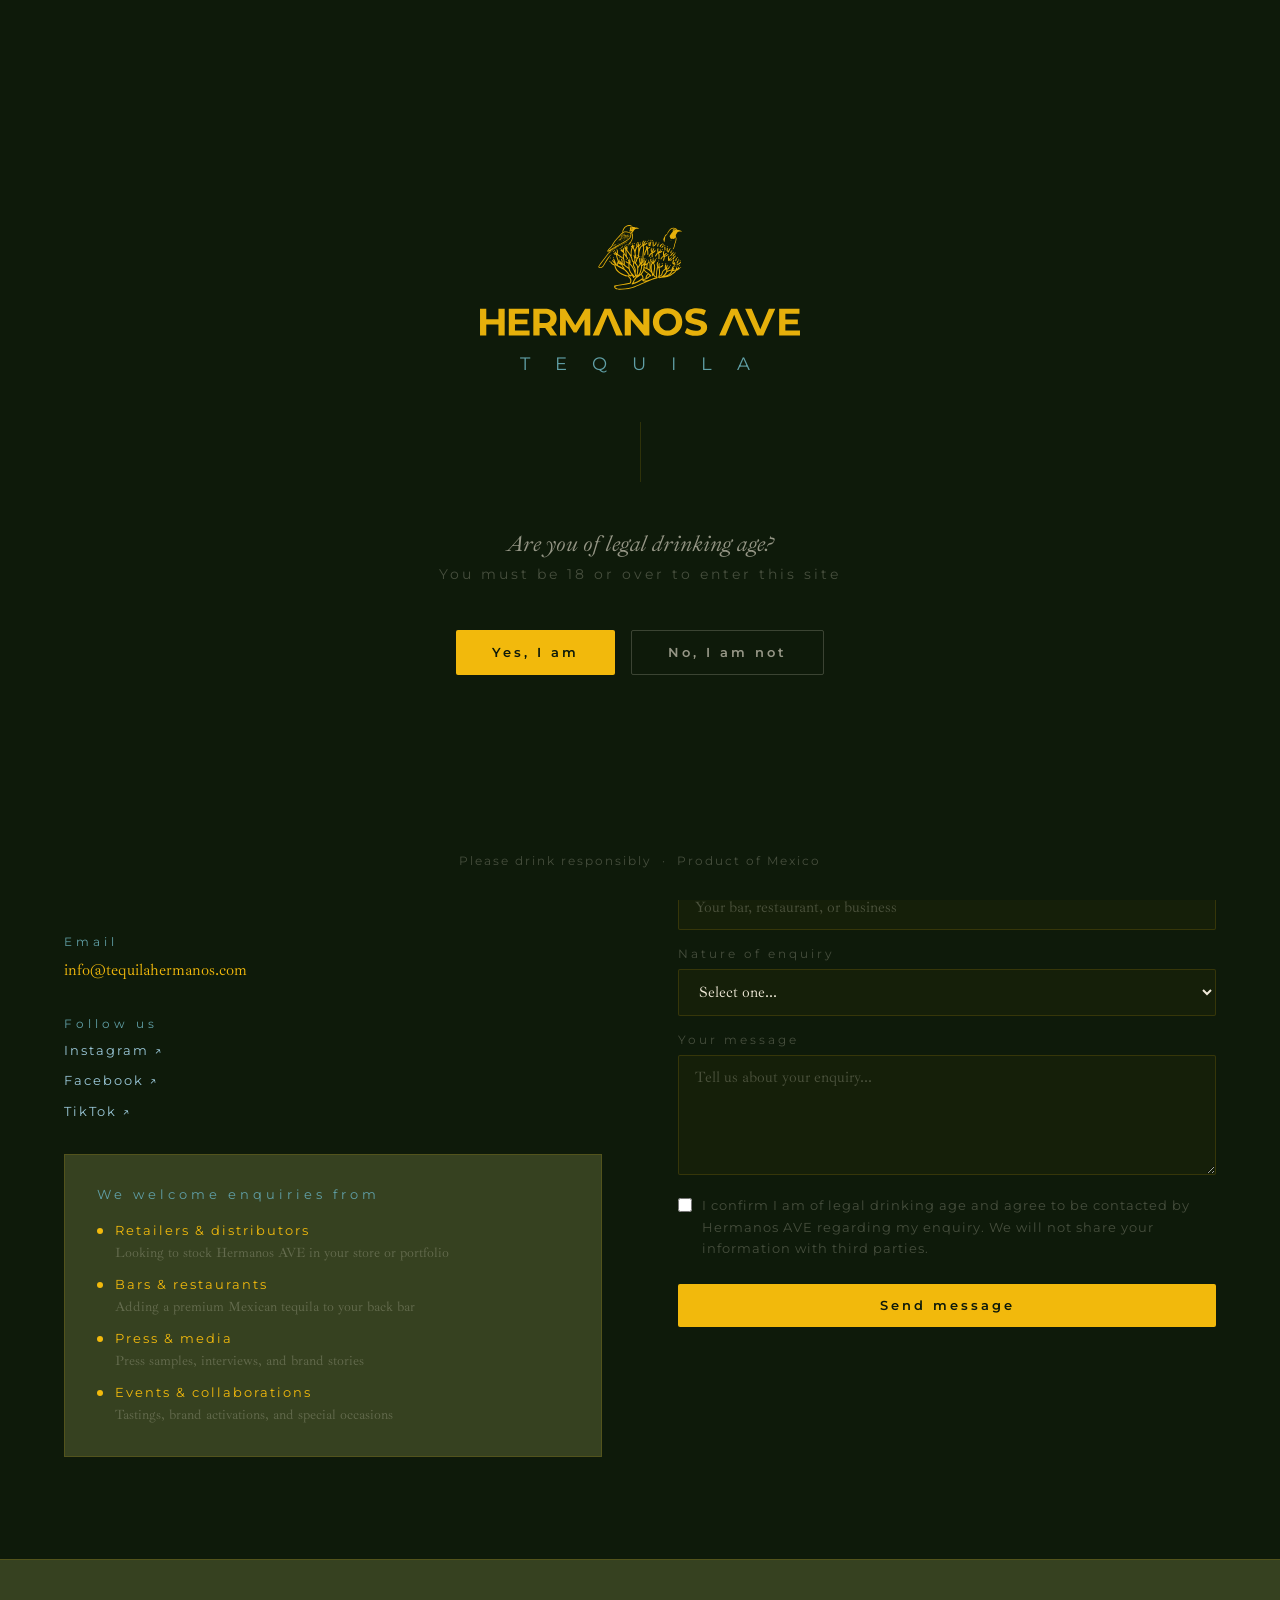
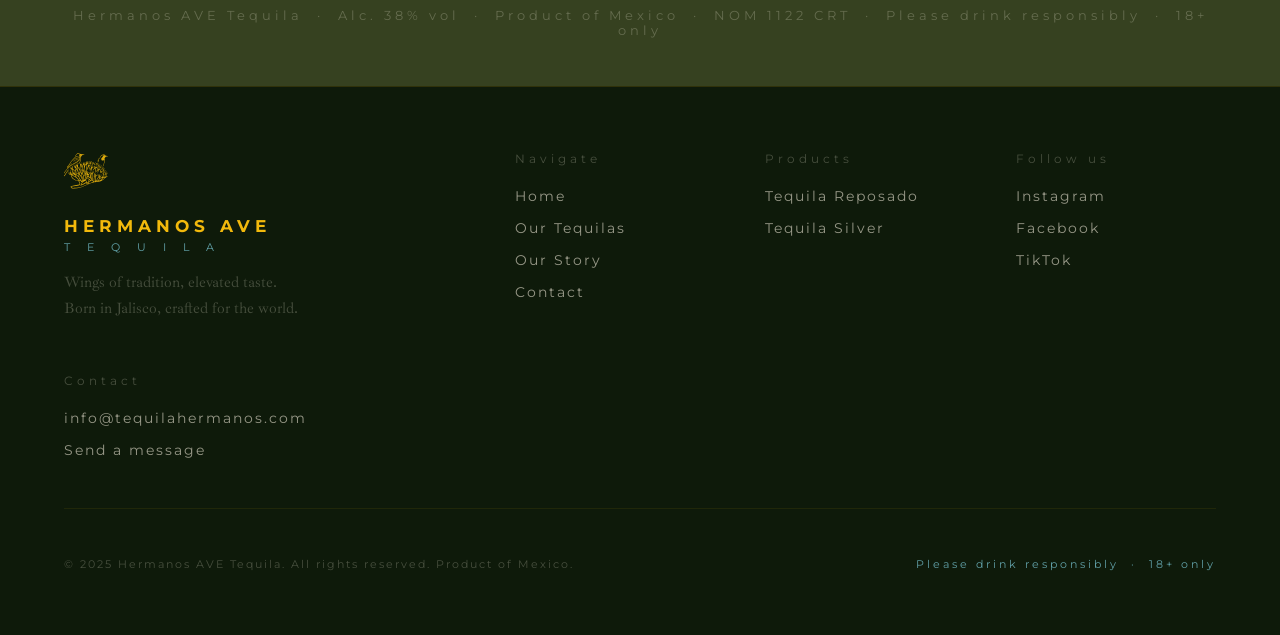
<file: contact.html>
<!DOCTYPE html>
<html lang="en">
<head>
  <meta charset="UTF-8" />
  <meta name="viewport" content="width=device-width, initial-scale=1.0" />
  <meta name="description" content="Contact Hermanos AVE Tequila — enquire about stocking, events, press, or simply get in touch." />
  <title>Contact — Hermanos AVE</title>
  <link rel="preconnect" href="https://fonts.googleapis.com" />
  <link rel="preconnect" href="https://fonts.gstatic.com" crossorigin />
  <link rel="stylesheet" href="css/style.css" />
  <!-- Google Analytics -->
  <script async src="https://www.googletagmanager.com/gtag/js?id=G-MLSMTG87J6"></script>
  <script>
    window.dataLayer = window.dataLayer || [];
    function gtag(){dataLayer.push(arguments);}
    gtag('js', new Date());
    gtag('config', 'G-MLSMTG87J6');
  </script>
</head>
<body>

<!-- ── AGE GATE ──────────────────────────────────────────────── -->
<div id="age-gate">
  <div style="width:clamp(180px,40vw,320px);margin:0 auto;"><svg style="width:clamp(180px,40vw,320px);height:auto;height:auto;margin-bottom:12px;opacity:0.95" xmlns="http://www.w3.org/2000/svg" viewBox="0 0 459.17 158.96">
  <g>
    <g>
      <polygon fill="#F2B90C" points="35.38 158.43 35.38 120.16 26.45 120.16 26.45 135.25 8.98 135.25 8.98 120.16 0 120.16 0 158.43 8.98 158.43 8.98 142.74 26.45 142.74 26.45 158.43 35.38 158.43"/>
      <polygon fill="#F2B90C" points="71.12 151.31 50.13 151.31 50.13 142.46 68.04 142.46 68.04 135.51 50.13 135.51 50.13 127.26 70.41 127.26 70.41 120.15 41.26 120.15 41.26 158.42 71.12 158.42 71.12 151.31"/>
      <polygon fill="#F2B90C" points="459.17 151.34 438.18 151.34 438.18 142.48 456.09 142.48 456.09 135.54 438.18 135.54 438.18 127.28 458.46 127.28 458.46 120.18 429.31 120.18 429.31 158.45 459.17 158.45 459.17 151.34"/>
      <path fill="#F2B90C" d="M102.14,146.1c2.5-1.07,4.43-2.64,5.79-4.7,1.36-2.06,2.04-4.53,2.04-7.41s-.68-5.3-2.04-7.38c-1.36-2.08-3.29-3.67-5.79-4.78-2.5-1.11-5.47-1.67-8.93-1.67h-16.7v38.27h8.98v-10.72h7.71c.13,0,.25-.01.39-.02l7.49,10.73h9.59l-8.6-12.31s.04-.01.06-.02ZM98.89,129.09c1.39,1.15,2.09,2.78,2.09,4.89s-.7,3.76-2.09,4.92c-1.4,1.17-3.45,1.75-6.17,1.75h-7.22v-13.29h7.22c2.72,0,4.78.57,6.17,1.72Z"/>
      <polygon fill="#F2B90C" points="149.92 158.43 158.24 158.43 158.24 120.15 150.8 120.15 136.65 143.91 122.2 120.15 114.82 120.15 114.82 158.43 123.14 158.43 123.14 135.85 134.49 154.33 138.46 154.33 149.82 135.6 149.92 158.43"/>
      <polygon fill="#F2B90C" points="178.75 120.16 161.62 158.43 170.76 158.43 183.13 128.92 195.5 158.43 204.87 158.43 187.57 120.16 178.75 120.16"/>
      <polygon fill="#F2B90C" points="235.68 158.42 243.06 158.42 243.06 120.14 234.25 120.14 234.25 143.36 215.07 120.14 207.69 120.14 207.69 158.42 216.5 158.42 216.5 135.2 235.68 158.42"/>
      <path fill="#F2B90C" d="M290.23,139.16c0-2.88-.52-5.52-1.57-7.93-1.05-2.41-2.53-4.5-4.44-6.29-1.91-1.79-4.14-3.16-6.69-4.13-2.55-.97-5.36-1.45-8.4-1.45s-5.85.49-8.4,1.48c-2.55.98-4.78,2.37-6.69,4.15-1.91,1.79-3.39,3.87-4.44,6.26-1.05,2.39-1.57,5.02-1.57,7.9s.52,5.47,1.57,7.87c1.05,2.41,2.52,4.5,4.44,6.29,1.91,1.79,4.15,3.17,6.72,4.15,2.57.98,5.38,1.48,8.43,1.48s5.79-.48,8.35-1.45c2.55-.97,4.78-2.34,6.69-4.13,1.91-1.79,3.39-3.89,4.44-6.32,1.05-2.42,1.57-5.06,1.57-7.9ZM280.28,144.11c-.61,1.48-1.46,2.77-2.56,3.88-1.1,1.11-2.38,1.97-3.83,2.57-1.45.6-3.04.9-4.77.9s-3.33-.3-4.79-.9c-1.47-.6-2.75-1.46-3.83-2.57-1.08-1.11-1.93-2.41-2.53-3.88-.61-1.48-.91-3.13-.91-4.95s.3-3.47.91-4.95c.61-1.48,1.45-2.77,2.53-3.88,1.08-1.11,2.36-1.97,3.83-2.57,1.47-.6,3.07-.9,4.79-.9s3.31.3,4.77.9c1.45.6,2.73,1.46,3.83,2.57,1.1,1.11,1.96,2.41,2.56,3.88.61,1.48.91,3.13.91,4.95s-.3,3.47-.91,4.95Z"/>
      <path fill="#F2B90C" d="M324.15,153c1.19-1.79,1.79-3.75,1.79-5.9,0-1.97-.41-3.62-1.24-4.95-.83-1.33-1.9-2.39-3.22-3.17-1.32-.78-2.77-1.43-4.35-1.94-1.58-.51-3.18-.94-4.79-1.28-1.62-.35-3.09-.69-4.41-1.04-1.32-.35-2.39-.83-3.2-1.45-.81-.62-1.21-1.44-1.21-2.46,0-.8.25-1.53.74-2.19.5-.66,1.28-1.18,2.34-1.56,1.07-.38,2.48-.57,4.24-.57s3.45.25,5.29.74c1.84.49,3.62,1.23,5.35,2.21l2.81-6.67c-1.76-1.09-3.83-1.93-6.2-2.52-2.37-.58-4.77-.87-7.19-.87-3.64,0-6.66.54-9.06,1.61-2.41,1.08-4.2,2.51-5.37,4.32-1.18,1.8-1.76,3.8-1.76,5.99,0,2,.39,3.67,1.18,5,.79,1.33,1.85,2.41,3.2,3.23,1.34.82,2.81,1.48,4.41,1.97,1.6.49,3.19.91,4.77,1.26,1.58.35,3.04.71,4.38,1.09,1.34.38,2.41.87,3.22,1.48.81.6,1.21,1.41,1.21,2.43,0,.8-.26,1.5-.77,2.1-.52.6-1.31,1.09-2.4,1.45-1.08.37-2.51.55-4.27.55-2.31,0-4.61-.37-6.89-1.12-2.28-.75-4.23-1.7-5.84-2.87l-3.03,6.67c1.73,1.31,4.01,2.38,6.86,3.2,2.85.82,5.81,1.23,8.9,1.23,3.64,0,6.67-.55,9.09-1.64,2.42-1.09,4.23-2.53,5.43-4.32Z"/>
      <polygon fill="#F2B90C" points="369.18 120.16 360.36 120.16 343.22 158.43 352.37 158.43 364.74 128.91 377.11 158.43 386.48 158.43 369.18 120.16"/>
      <polygon fill="#F2B90C" points="397.77 158.43 406.58 158.43 423.72 120.16 414.57 120.16 402.2 149.67 389.83 120.16 380.46 120.16 397.77 158.43"/>
      <g>
        <path fill="#F2B90C" d="M201.34,20.8s.05-.06.09-.09c.02-.1.19-.21.37-.27.04-.04.1-.08.16-.12,0,0,0,0,0,0-.02,0-.01,0-.03,0-.11.11-.3.21-.45.21-.06,0-.06-.02-.1-.03-.02.02-.03.05-.05.07-.02.03-.04.07-.07.1.09.03.12.07.07.13,0,0,0,0,0,0Z"/>
        <path fill="#F2B90C" d="M191.58,34s.04-.09.09-.12c.86-.54,1.81-.92,2.8-1.15.05-.05.11-.08.17-.13-.14.08-.3.16-.45.12-.06-.01-.14-.06-.16-.12-.01-.05.03-.09.05-.13-.14.05-.31.12-.44.07-.05-.02-.03-.05-.03-.08-1.32.75-2.49,1.45-3.47,2.05-.18.2-.34.41-.52.61.55-.36,1.08-.76,1.67-1.07.08-.04.19-.06.3-.05Z"/>
        <path fill="#F2B90C" d="M203.8,15.86s0-.02-.02-.03c-.03.11-.07.22-.1.32.05-.09.17-.2.3-.25-.06,0-.13,0-.19-.04Z"/>
        <path fill="#F2B90C" d="M273.22,16.24c.02-.08.04-.16.06-.24-.02.07-.07.12-.08.19,0,.02.01.03.02.05Z"/>
        <path fill="#F2B90C" d="M196.04,31.12c-.3.16-.6.33-.89.49.08-.03.17-.03.25-.06.22-.14.41-.3.64-.43Z"/>
        <path fill="#F2B90C" d="M200.36,29.76s0-.02.02-.03c-.02.01-.04.01-.06.02.02,0,.03.01.05.01Z"/>
        <path fill="#F2B90C" d="M262.91,74.07c.1,0,.2,0,.3-.02-.05-.04-.12-.04-.16-.09-.05.03-.09.07-.14.1Z"/>
        <path fill="#F2B90C" d="M252.85,75.4s.05-.01.08-.02c0-.01,0-.03,0-.04-.02.03-.05.04-.08.06Z"/>
        <path fill="#F2B90C" d="M200.61,54.13s.08.04.12.06c.07,0,.16.06.22.08.08.03.16.05.24.07.04,0,.14.04.21.04,0,0,.01,0,.02,0,.02,0,.05,0,.07,0-.04-.06-.07-.13-.11-.19-.09-.14-.18-.27-.27-.4-.02-.03-.04-.05-.06-.08,0,0,0,0,0,0-.05-.06-.09-.11-.14-.17-.2-.24-.42-.47-.65-.68-.12-.11-.24-.22-.37-.32-.03-.02-.05-.04-.08-.07-.06-.05-.13-.1-.2-.14-.14-.1-.21-.23-.27-.36.21.57.41,1.14.62,1.71.05.05.09.1.15.15.03.02.08.05.1.08,0,0-.02-.01-.03-.02.07.05.14.09.21.14.07.04.15.08.22.12Z"/>
        <path fill="#F2B90C" d="M209.19,14.86s-.08-.02-.08-.04c-.02.02-.05.05-.07.07.05-.02.11-.03.14-.03,0,0,0,0,0,0Z"/>
        <path fill="#F2B90C" d="M202.56,55.71c.11.06.23.12.34.18,0-.1-.01-.19-.01-.29-.04.02-.06.07-.1.08-.07.02-.15,0-.22.03Z"/>
        <path fill="#F2B90C" d="M187.01,46.75c-.94,0-.94,1.46,0,1.46s.94-1.46,0-1.46Z"/>
        <path fill="#F2B90C" d="M185.68,51.25c-.94,0-.94,1.46,0,1.46s.94-1.46,0-1.46Z"/>
        <path fill="#F2B90C" d="M191.45,47.73c.94,0,.94-1.46,0-1.46s-.94,1.46,0,1.46Z"/>
        <path fill="#F2B90C" d="M200.68,47.74c.94,0,.94-1.46,0-1.46s-.94,1.46,0,1.46Z"/>
        <path fill="#F2B90C" d="M199.63,49.45c-.94,0-.94,1.46,0,1.46s.94-1.46,0-1.46Z"/>
        <path fill="#F2B90C" d="M214.37,46.63c-.94,0-.94,1.46,0,1.46s.94-1.46,0-1.46Z"/>
        <path fill="#F2B90C" d="M209.97,48.27c-.94,0-.94,1.46,0,1.46s.94-1.46,0-1.46Z"/>
        <path fill="#F2B90C" d="M225.61,44.25c.94,0,.94-1.46,0-1.46s-.94,1.46,0,1.46Z"/>
        <path fill="#F2B90C" d="M231.3,46.69c.94,0,.94-1.46,0-1.46s-.94,1.46,0,1.46Z"/>
        <path fill="#F2B90C" d="M229.15,46.43c.94,0,.94-1.46,0-1.46s-.94,1.46,0,1.46Z"/>
        <path fill="#F2B90C" d="M241.84,51.27c.94,0,.94-1.46,0-1.46s-.94,1.46,0,1.46Z"/>
        <path fill="#F2B90C" d="M238.7,49.59c-.94,0-.94,1.46,0,1.46s.94-1.46,0-1.46Z"/>
        <path fill="#F2B90C" d="M236.65,48.81c.94,0,.94-1.46,0-1.46s-.94,1.46,0,1.46Z"/>
        <path fill="#F2B90C" d="M261.45,56.04c.94,0,.94-1.46,0-1.46s-.94,1.46,0,1.46Z"/>
        <path fill="#F2B90C" d="M256.38,52.25c.94,0,.94-1.46,0-1.46s-.94,1.46,0,1.46Z"/>
        <path fill="#F2B90C" d="M245.01,47.53c.94,0,.94-1.46,0-1.46s-.94,1.46,0,1.46Z"/>
        <path fill="#F2B90C" d="M248.5,46.95c-.94,0-.94,1.46,0,1.46s.94-1.46,0-1.46Z"/>
        <path fill="#F2B90C" d="M252.96,48.58c.94,0,.94-1.46,0-1.46s-.94,1.46,0,1.46Z"/>
        <path fill="#F2B90C" d="M273.24,58.6c.94,0,.94-1.46,0-1.46s-.94,1.46,0,1.46Z"/>
        <path fill="#F2B90C" d="M269.45,58.4c.94,0,.94-1.46,0-1.46s-.94,1.46,0,1.46Z"/>
        <path fill="#F2B90C" d="M266.58,56.52c.94,0,.94-1.46,0-1.46s-.94,1.46,0,1.46Z"/>
        <path fill="#F2B90C" d="M285.73,61.92c-.16.1-.32.21-.49.31.3-.47.64-.91.86-1.43.15-.35-.16-.82-.51-.9-.43-.1-.74.13-.9.51.06-.15,0-.01,0,.02-.02.05-.04.09-.06.14-.04.09-.09.18-.13.27-.09.18-.19.35-.29.52-.1.17-.21.34-.33.5-.06.08-.12.16-.18.24.06-.08.03-.04-.02.02-.03.04-.06.08-.09.12-.25.3-.52.58-.8.84,0,0,0,0,0,0-.01-.62-.07-1.25,0-1.87.04-.38-.37-.75-.73-.73-.43.02-.68.32-.73.73-.1.93-.07,1.86,0,2.79-.91-.54-2.81.1-4.06.53.3-.51.62-1.01.98-1.48.09-.12.19-.24.29-.35.13-.15.21-.31.21-.52,0-.18-.08-.39-.21-.52-.27-.25-.77-.31-1.03,0-.33.39-.58.84-.87,1.26.05-.19.08-.37.15-.56.32-.79.82-1.57,1.31-2.29.22-.33.06-.81-.26-1-.36-.21-.78-.07-1,.26-.9,1.34-1.77,2.88-1.8,4.51-2.14.46-4.25,1.09-6.28,1.91.07-.61.11-1.26.06-1.86.63-.11,1.23-.39,1.73-.78.86-.68,1.39-1.68,1.85-2.66.16-.34.11-.8-.26-1-.32-.17-.83-.11-1,.26-.2.43-.41.85-.65,1.25-.06.1-.13.2-.19.29-.03.05-.07.09-.1.14-.08.1.11-.12-.04.05-.15.18-.31.35-.48.5-.03.03-.07.06-.1.08.11-.09-.05.04-.06.04-.09.06-.19.12-.28.17-.04.02-.08.04-.12.06-.19.1.13-.04-.07.03-.09.03-.19.07-.28.09-.05.01-.11.03-.16.04,0,0-.19.03-.1.02.09,0-.06,0-.09,0-.07-.11-.16-.2-.25-.28.35-1.06.7-2.11,1.06-3.17.12-.36-.14-.81-.51-.9-.4-.09-.77.12-.9.51-.36,1.07-.72,2.15-1.07,3.22-.2-1.43-.08-2.89.41-4.26.13-.37-.15-.8-.51-.9-.4-.11-.76.14-.9.51-.63,1.77-.75,3.68-.38,5.52.01.07.08.09.12.15-1.61.95-3.1,2.2-3.99,3.84-.69,1.28-.71,2.7-1.25,4.02-.46,1.12-1.43,1.85-2.57,2.15.92-3.84.89-7.85-.12-11.68,2.17-.03,4.32-1.21,5.23-3.23.16-.36.1-.78-.26-1-.31-.18-.84-.1-1,.26-.43.96-1.09,1.62-2.01,2.11-.26.14-.35.17-.61.26-.25.08-.5.14-.75.19-.23.05.13,0-.11.02-.05,0-.1.01-.15.01-.1,0-.2,0-.3.01.01-1.25.03-2.5.04-3.74,0-.14-.08-.27-.16-.39.61-.28.55-1.34-.27-1.34-.65,0-.82.69-.57,1.11-.25.12-.45.31-.46.61-.02,1.28-.03,2.55-.05,3.83-.09-.03-.19-.04-.28-.04-.71-1.79-1.36-3.84-.26-5.57.5-.79-.76-1.53-1.26-.74-1.38,2.17-.66,4.7.21,6.92-.4.3-.76.65-1.05,1.08-.1.15-.12.39-.07.56.04.13.15.25.26.34-.95,3.88-1.2,7.86-.8,11.83-.03-.02-.03-.07-.06-.08-.3-.17-.59-.36-.86-.57-.03-.03-.07-.06-.11-.08-.06-.05-.12-.1-.19-.16-.13-.12-.26-.24-.39-.36-.12-.12-.24-.24-.35-.37-.06-.07-.12-.13-.17-.2-.03-.03-.05-.06-.08-.09-.19-.29-.4-.57-.58-.87-.04-.06-.12-.08-.17-.13.36-3.05.91-6.07,1.27-9.12.33-2.79.07-5.63-1.71-7.9h0c.69-.28,1.31-.7,1.76-1.34.63-.88.89-1.98,1.13-3.02.09-.37-.11-.81-.51-.9-.37-.08-.8.11-.9.51-.11.45-.21.9-.35,1.34-.04.12-.08.23-.12.34-.02.06-.04.11-.07.17-.05.12.07-.15-.03.06-.09.2-.2.4-.32.6-.05.08-.11.16-.16.23.06-.08.01-.02-.03.03-.03.04-.07.08-.11.12-.06.07-.13.14-.2.2-.04.04-.08.07-.12.11-.1.09.04-.02-.03.02-.05.03-.11.07-.16.11-.04-1.05-.07-2.1-.11-3.15-.01-.38-.33-.75-.73-.73-.38.02-.74.32-.73.73.04,1.02.07,2.04.11,3.06-.03,0-.06,0-.09,0-.02,0-.22-.02-.12,0s-.09-.02-.12-.02c-.12-.02-.24-.06-.36-.1-.02,0-.2-.07-.11-.04.08.03-.12-.06-.14-.07-.11-.06-.22-.12-.32-.19-.03-.02-.17-.13-.05-.03-.05-.04-.09-.08-.14-.12-.09-.08-.17-.18-.25-.27.1.11-.02-.03-.04-.05-.03-.05-.07-.11-.1-.16-.03-.05-.06-.11-.09-.17-.01-.02-.08-.21-.03-.06-.04-.12-.08-.24-.12-.36-.02-.06-.03-.12-.04-.18,0-.03,0-.06-.01-.09,0-.12-.02-.23-.01-.35,0-.06,0-.13,0-.19,0-.17-.03.1,0-.06.03-.13.05-.27.1-.4.02-.05.04-.11.06-.16.02-.03.03-.07.05-.1.17-.34.1-.81-.26-1-.33-.17-.81-.1-1,.26-.66,1.31-.51,2.89.41,4.03.5.62,1.21,1,1.97,1.19-2.16,1.57-2.11,5.02-2.05,7.5.03,1.41.29,2.76.62,4.11-.41-.44-.85-.84-1.31-1.22.26-.09.49-.26.5-.62.12-3.46.02-6.93-.29-10.38-.08-.93-1.54-.94-1.46,0,.31,3.41.4,6.83.29,10.25-.99-.72-2.06-1.36-3.18-1.88.19-.18.3-.42.24-.68-.36-1.47-.25-2.99.29-4.44.09-.23-.03-.47-.2-.65,1.1-.87,1.97-2.02,2.45-3.35.13-.37-.15-.8-.51-.9-.4-.11-.76.14-.9.51-.03.07-.05.14-.08.21-.08.22.06-.11-.04.11-.06.13-.12.25-.18.37-.13.25-.28.48-.44.71-.13.19-.28.36-.49.58-.19.2-.4.39-.61.57-.15.12-.36.27-.59.42-.24.15-.48.28-.73.4-.17.08-.4.17-.67.25-.05.01-.1.02-.15.03.25-1.36.49-2.73.84-4.07.24-.91-1.16-1.3-1.41-.39-.27,1.03-.43,2.08-.65,3.12-.38-1.48-.39-3.03.03-4.52.26-.9-1.15-1.29-1.41-.39-.48,1.68-.49,3.48-.06,5.17-.89.85-1.78,1.71-2.67,2.56-.12-.47-.21-.94-.34-1.4.11-.03.23-.05.32-.13,2.04-1.69,2.25-4.45,2.09-6.92.33-.12.61-.42.54-.85-.53-3.41-.04-6.86.36-10.26.21-1.74.42-3.5.42-5.26,0-.88-.12-1.85-.63-2.58.04-.01.09,0,.13-.02,1.82-.88,3.49-2.06,4.95-3.46.29-.27.28-.76,0-1.03-.28-.28-.75-.27-1.03,0-1.15,1.11-2.45,1.99-3.85,2.76.92-1.05,1.67-2.24,2.08-3.58.11-.37-.13-.81-.51-.9-.39-.09-.78.12-.9.51-.06.2-.12.39-.19.58l-.05.13s-.07.18-.04.1c.03-.07-.03.06-.03.07-.02.05-.05.1-.07.16-.17.37-.37.73-.59,1.07-.1.16-.21.32-.33.48-.03.05-.07.09-.1.14.05-.06.02-.03-.01.01-.05.06-.09.11-.14.17-.08-1.08.13-2.17.67-3.12.17-.3.08-.55-.09-.76.09.05.16.12.28.12.94,0,.94-1.46,0-1.46-.64,0-.81.66-.58,1.09-.3-.13-.67-.1-.88.26-.98,1.71-1.12,3.75-.52,5.6-1.61-.08-3.18,1.65-3.78,3.04-.33.77-.58,1.58-.82,2.4.03-.87.03-1.74-.06-2.59-.04-.34-.15-.68-.29-1,1.06-.72,1.97-1.66,2.59-2.79.18-.33.09-.81-.26-1-.34-.18-.8-.1-1,.26-.15.26-.31.52-.48.77-.03.04-.07.09-.1.13,0,0,0,0,0,.01-.02.03-.05.06-.07.08-.1.12-.19.23-.3.34-.19.21-.4.4-.61.58.1-.75.2-1.51.3-2.26.02-.17-.1-.4-.21-.52-.13-.13-.33-.22-.52-.21-.19,0-.38.07-.52.21-.14.15-.19.31-.21.52-.11.86-.23,1.72-.34,2.58-.21,0-.39.04-.58.09-.01-.05-.03-.09-.05-.14-.04-.15-.07-.29-.1-.44q-.01-.09,0,0s0-.09-.01-.13c0-.08-.01-.15-.01-.23,0-.16,0-.32,0-.49,0-.06.01-.13.02-.19-.02.17.02-.1.02-.13.03-.15.06-.3.11-.44.03-.08.05-.16.08-.25.02-.04.03-.08.05-.12-.03.07-.03.07,0,0,.16-.35.11-.8-.26-1-.32-.17-.83-.11-1,.26-.6,1.33-.61,2.82-.06,4.16-.29.36-.53.75-.72,1.14-.66,1.36-1.25,2.78-1.66,4.25-.41-1.24-.95-2.42-1.7-3.44-.08-.1-.18-.17-.27-.26.16.02.33.03.47-.06.17-.11.26-.25.34-.44.28-.69.42-1.44.44-2.19,0-.38-.34-.75-.73-.73-.4.02-.72.32-.73.73,0,.17-.02.33-.04.5-.07.45-.18.89-.34,1.31-.06.15,0,.35.07.5-.04-.02-.08-.04-.12-.05-.03-1-.07-2-.1-3.01-.01-.38-.33-.75-.73-.73-.38.02-.74.32-.73.73.02.56.04,1.12.06,1.68-.02-.05-.06-.09-.08-.14l.05.12c-.02-.09-.07-.18-.13-.25-.05-.08-.12-.14-.2-.19-.16-.09-.39-.13-.56-.07-.18.06-.35.17-.44.34-.08.16-.15.38-.07.56.09.22.19.44.31.65.12.2.27.39.42.57.09.11.23.19.33.29-.68.86-.92,2.17-1.15,3.18-.51,2.28-.55,4.61-.33,6.92-.09-.05-.16-.12-.28-.12-.07,0-.1.05-.16.07-.91-1.55-1.89-3.06-3.01-4.48-.46-.58-.94-1.15-1.43-1.7-.07-.08-.16-.16-.23-.24.63-1.73.66-3.68.09-5.43-.12-.37-.51-.62-.9-.51-.37.1-.63.52-.51.9.29.89.35,1.8.28,2.71-.04-.13-.08-.25-.12-.38-.09-.31-.16-.62-.21-.94,0-.05-.01-.09-.02-.14.01.08,0,.08,0-.01,0-.07-.02-.14-.02-.2-.02-.18-.03-.37-.03-.55-.01-.38-.33-.75-.73-.73-.39.02-.74.32-.73.73,0,.26.09.51.12.76-.01-.03-.04-.06-.05-.09-.15-.35-.69-.46-1-.26-.36.23-.43.62-.26,1,.48,1.08,1.08,2.11,1.72,3.1-.66.89-.28,2.49-.16,3.48.15,1.21.3,2.42.45,3.63-.91-1.3-1.78-2.63-2.62-3.97.3-1.79.37-3.6.14-5.4-.05-.39-.3-.73-.73-.73-.36,0-.78.34-.73.73.14,1.09.14,2.19.07,3.29-.15-.2-.29-.4-.41-.61-.15-.25-.29-.5-.42-.76-.06-.12-.1-.28-.17-.38.05.06.04.1,0,0-.01-.03-.03-.07-.04-.1-.03-.07-.06-.15-.08-.22-.13-.36-.5-.64-.9-.51-.35.11-.65.51-.51.9.07.19.18.36.26.54-.02-.03-.04-.05-.05-.08-.2-.32-.66-.48-1-.26-.33.21-.48.65-.26,1,.76,1.24,1.89,2.15,3.23,2.71.02.05,0,.09.02.13,1.85,3.02,3.9,5.91,6.1,8.68-.2.43-.03,1.05.59,1.05s.79-.61.6-1.04c.19-.29.17-.64-.05-.91-.46-.58-.89-1.19-1.34-1.79,0-.03.04-.05.03-.08-.23-1.84-.46-3.68-.68-5.52-.06-.46-.11-.92-.17-1.38-.05-.38-.21-.93-.11-1.32.04-.15.15-.23.04-.24.11.02.22.19.3.27.3.32.59.67.88,1.01,2.16,2.57,3.94,5.44,5.32,8.5.06.14.21.2.34.26.22,1.29.51,2.57.99,3.8.49,1.27,1.12,3,2.57,3.43-1.43,1.72-.98,4.13.04,5.94.75,1.33,1.49,2.55,1.71,4.1.06.44.04.89.05,1.33-1.46-3.81-3.65-7.31-6.47-10.29.03-.06.11-.09.12-.15.4-1.82.27-3.75-.44-5.48-.15-.36-.48-.62-.9-.51-.34.09-.66.53-.51.9.42,1.03.55,2.11.53,3.19-.17-1.11-.44-2.2-.92-3.23-.16-.35-.69-.46-1-.26-.36.23-.44.63-.26,1,.15.32.22.5.35.87.11.32.21.64.29.97.08.33.14.66.19.99-.02-.13,0,.08.01.1,0,.04,0,.08.01.12,0,0,0,0,0,0-.16,0-.31,0-.47-.02-.16-.02,0-.02,0,0,0,0-.1-.02-.11-.02-.08-.01-.16-.03-.24-.05-.15-.04-.3-.08-.45-.13-.07-.02-.14-.05-.21-.08,0,0,0,0,0,0-.04-.02-.08-.04-.13-.06-.14-.07-.28-.14-.41-.23-.07-.04-.14-.09-.21-.14-.03-.02-.06-.04-.08-.06-.26-.18-.5-.45-.7-.69-.24-.3-.78-.27-1.03,0-.29.32-.26.71,0,1.03.95,1.17,2.45,1.85,3.95,1.89-.08,1.99-.08,4,.12,5.98-1.85-1.4-3.71-2.81-5.57-4.21.11-.11.21-.25.22-.45.21-4.7-2.05-9.27-1.26-13.96.16-.92-1.25-1.31-1.41-.39-.28,1.62-.2,3.21,0,4.79-1.45-1.06-2.91-2.11-4.41-3.09-.91-.6-1.83-1.18-2.76-1.75-.15-.09-.32-.2-.5-.3.03-.1.03-.21.06-.32.16-.19.25-.42.18-.64-.01-.03-.04-.04-.06-.07.29-1.46.33-2.97-.07-4.41-.25-.9-1.66-.52-1.41.39.33,1.17.29,2.37.09,3.55-.03,0-.05,0-.08-.02-.08-.02-.16-.04-.23-.07-.03,0-.11-.05-.03-.01-.01,0-.03-.01-.04-.02-.14-.07-.28-.15-.41-.24-.05-.03-.12-.13.02.02-.02-.02-.05-.04-.08-.06-.06-.05-.11-.1-.16-.15-.06-.06-.11-.11-.16-.17,0,0,0,0,0,.01,0,0,0-.01-.01-.02-.02-.03-.04-.05-.06-.08-.07-.11-.13-.22-.19-.34,0-.01,0-.02-.01-.03-.01-.04-.03-.08-.04-.12-.02-.08-.04-.16-.06-.24-.07-.38-.54-.62-.9-.51-.4.13-.59.49-.51.9.16.85.72,1.57,1.41,2.05.2.14.44.2.67.29-.19,0-.38,0-.58,0-.04,0-.09,0-.13-.01-.03,0-.06,0-.07,0-.07-.01-.14-.02-.21-.04-.17-.03-.34-.08-.5-.14-.02,0-.07-.03-.04-.02,0,0-.02-.01-.02-.01-.06-.03-.13-.06-.19-.1s-.11-.08-.17-.11c0,0,0,0,0,0-.03-.02-.05-.05-.08-.07-.05-.05-.1-.1-.14-.15-.02-.02-.04-.07-.07-.08.04.02.07.11.02.02-.04-.06-.07-.13-.11-.19-.01-.03-.02-.06-.03-.1-.11-.36-.52-.63-.9-.51-.37.12-.63.51-.51.9.24.81.88,1.42,1.64,1.74.63.26,1.3.32,1.97.33-.03.57.05,1.17.11,1.62.15,1.09.48,2.13.85,3.17.44,1.23.89,2.46,1.34,3.69-.6.29-.54,1.34.28,1.34.08,0,.12-.06.18-.08.07.19.13.37.2.56-.06.16-.05.32.01.49-.14-.04-.27-.09-.41-.11-.56-.07-1.11.13-1.4.63-.25.42-.32.98-.34,1.46-.02.38.06.77.14,1.15-.21-.16-.43-.3-.64-.47-.11-.08-.23-.16-.35-.23.11-.17.17-.37.09-.57-.86-2.27-1.82-4.51-2.88-6.69-.17-.35-.68-.45-1-.26-.36.21-.43.64-.26,1,.59,1.22,1.08,2.48,1.61,3.72-.69-.85-1.39-1.7-2.08-2.54-.24-.3-.78-.27-1.03,0-.29.32-.26.71,0,1.03,1.04,1.28,2.09,2.55,3.13,3.83.23.28.73.26.99.02.04.09.08.18.12.27-.09.03-.18.05-.27.11-.19.13-.26.35-.37.55-2.15-.22-4.21-1.71-4.97-3.76-.14-.37-.49-.62-.9-.51-.35.1-.65.53-.51.9.97,2.58,3.34,4.39,6.05,4.76.01.92.24,1.91.4,2.54.95,3.66,3.65,6.52,6.7,8.59,1.88,1.28,3.93,2.35,6,3.3,2.05.94,4.14,1.57,6.39,1.31.05,1.09,1.22,1.81,1.92,2.58,1.6,1.74,1.75,4.45.58,6.46-7.31,1.42-14.63,2.84-21.94,4.26-.34.07-.5.4-.54.7-.58,4.58,4.39,5.35,7.8,5.22,5.63-.21,11.37-.55,16.84-2.02,5.36-1.44,10.43-3.91,15.5-6.11,3.99-1.73,7.97-3.46,11.96-5.19,3.32-1.11,6.5-2.66,9.99-3.17.87-.13.55-1.34-.25-1.37-.6-4.45-.26-8.98.94-13.3,0-.03-.02-.05-.01-.08,0,0,.02-.02.03-.03.21-.16.44-.3.69-.4.02,0,.04-.02.06-.02,1.25,4.52,1.1,9.3-.49,13.72-.21.58.33.9.81.83.02.35.23.67.68.62,1.08-.11,2.09-.41,3.05-.81,2.85-.09,5.74-.21,8.51-.92,2.93-.75,5.32-2.34,7.75-4.07,1.15-.82,2.34-1.6,3.45-2.48.85-.67,1.79-1.57,1.99-2.69,0,0,0,0,0,0,.23.18.53.27.79.11,1.29-.81,2.58-1.63,3.87-2.44.32-.2.48-.66.26-1-.21-.32-.65-.48-1-.26ZM246.44,58.8c.09-1.41.51-3.05,1.9-3.66.03.09,0,.19.08.28,1.77,2.25,1.54,5.33,1.13,7.99-.37,2.41-.71,4.82-1,7.24-.21-.59-.45-1.16-.73-1.7-.37-1.67-.95-3.31-1.23-5.02-.28-1.67-.25-3.43-.14-5.12ZM236.31,58.49c.33.04.74-.14.8-.5.02-.11.05-.21.06-.31.68-.11,1.33-.33,1.94-.63-.42,1.44-.51,2.96-.19,4.42-.82-.32-1.65-.61-2.49-.83-.14-.04-.24.02-.35.05.09-.73.18-1.47.23-2.21ZM239.75,69.32c.41.27.82.54,1.23.82-1.98,1.22-3.29,3.4-3.39,5.73,0,.21.09.39.24.52-1.62.72-3.32,1.28-5.03,1.77.04-.03.09-.06.13-.09.2-.15.28-.35.3-.56.08.09.15.19.28.22.36.1.82-.12.9-.51.5-2.43-.54-4.96-2.49-6.45.77-.89,1.48-1.83,2.06-2.87.52-.95.92-1.93,1.24-2.93.86,1.92,2.84,3.22,4.53,4.34ZM242.08,71.14s.05-.08.09-.12c.47.38.9.78,1.29,1.24-.56.49-1.07,1.03-1.6,1.56-.8.8-1.71,1.46-2.71,2-.03.02-.06.02-.09.04,0-.13.02-.27.03-.4,0-.08.01-.13.04-.28.05-.26.11-.52.2-.77.15-.46.33-.85.62-1.31.52-.83,1.25-1.5,2.14-1.97ZM226.96,61.22c.29.1.63.07.84-.26.89-1.37,1.63-2.83,2.38-4.27.05,0,.08.03.13.02.05-.01.07-.07.12-.09.25.9.48,1.81.65,2.73.33,1.79-.35,3.45-.89,5.13-.51,1.6-.93,3.29-1.58,4.84-.56,1.31-1.62,2.09-2.78,2.78.78-2.38,1.26-4.85,1.3-7.35.02-1.12-.02-2.33-.17-3.52ZM225.95,75.27c1.86-.82,3.54-2.01,4.99-3.43,1.58,1.13,2.45,3.15,2.07,5,0,.03.01.06.01.09-.2-.23-.49-.35-.81-.11-3.57,2.65-7.53,4.7-11.74,6.13.55-1.02.99-2.12,1.48-3.18.81-1.75,1.99-3.21,3.29-4.59.2.13.44.21.71.09ZM232.61,59.81c-.02-.17-.08-.34-.1-.51.8-.77,1.6-1.54,2.41-2.31-.13,3.51-.47,7.05-2.2,10.18-1.16,2.1-2.8,3.85-4.73,5.21.61-.48,1.15-1.02,1.55-1.69.97-1.62,1.37-3.69,1.94-5.48.56-1.74,1.31-3.54,1.13-5.4ZM228.41,42.25c0-.34,0-.67.01-1.01.03-.07.09-.11.09-.19.14-2.58,1.12-5.23,1.95-7.66.31-.92.79-1.96,1.66-2.47.5-.29,1.21-.44,1.62.07.32.38.35.97.37,1.44.11,2.68-.41,5.41-.71,8.06-.28,2.52-.37,5.02-.06,7.53-.31.08-.59.33-.57.66.15,1.8.14,3.82-.85,5.36.23-1.92.32-3.85.17-5.78-.03-.39-.31-.73-.73-.73-.37,0-.76.33-.73.73.14,1.83.08,3.67-.13,5.5-.12,0-.23.05-.33.12-.48-1.85-.61-3.78-.31-5.68.06-.39-.1-.78-.51-.9-.35-.1-.84.12-.9.51-.41,2.59-.16,5.23.72,7.69-.77,1.5-1.56,3-2.47,4.42-.22-1-.52-1.98-1.04-2.82-.59-.98-1.4-1.8-2.26-2.56.08-.06.17-.09.23-.17,1.15-1.55,1.86-3.41,2.15-5.32,2.4-1.31,2.58-4.34,2.61-6.8ZM223.05,47.97c.92-.79,1.14-2.01.98-3.16-.1-.72-.32-1.4-.48-2.1-.16-.74-.23-1.5-.31-2.26,0-.05-.02-.1-.02-.15-.06-2.28.57-4.5,1.46-6.58.2-.46.62-1.73,1.18-2.27,0,0,.02,0,.02,0s0-.01.01-.02c.18-.16.38-.26.58-.21.97.23.56,2.76.55,3.49-.03,2.45-.06,4.9-.09,7.35-.02,1.64,0,3.66-1.04,4.97,0-.23.02-.47,0-.7-.03-.39-.31-.73-.73-.73-.37,0-.76.33-.73.73.06.66.05,1.32-.01,1.97-.03.08-.05.15-.04.23-.22,1.83-.9,3.58-2.02,5.09-.02.02,0,.05,0,.07-.33-.21-.67-.33-1.03-.28,0-.07.01-.15-.02-.21,1.25-.55,1.56-2.37,1.61-3.6.02-.53-.08-1.05-.13-1.57.08-.03.16-.01.23-.08ZM220.11,52.27c-.1-.15-.21-.29-.29-.45-.32-.6-.57-1.24-.8-1.88-.5-1.4-.85-2.86-1.01-4.34-.04-.39-.3-.73-.73-.73-.04,0-.08.04-.12.05-.02-.05-.05-.09-.07-.14.42-.01.87-.33.78-.87-.38-2.24-.39-4.56-.01-6.8.18-1.08.42-2.2.81-3.23.13-.34.27-.86.66-.56.36.28.58.92.78,1.31.95,1.85,1.4,3.82,1.66,5.86,0,.01,0,.03,0,.05,0,.01.01.02.02.03.02.14.06.26.07.4.11,1.03.28,2.02.54,3.02.18.7.34,1.48.13,2.15-.19-.71-.39-1.43-.71-2.1-.05-.11-.18-.16-.28-.22.35-.41.18-1.23-.53-1.23-.81,0-.88,1.03-.29,1.33-.22.23-.29.55-.15.85.62,1.32.95,2.77.96,4.23,0,.68-.03,1.38-.2,2.04-.08.31-.26.92-.65.92-.26,0-.43.12-.55.29ZM220.86,57.54c-.14-.73-.03-1.49.33-2.14.3-.54.38-.49.84-.17.25.17.48.41.7.62,1.06.99,1.94,2.1,2.36,3.51.41,1.4.54,2.9.57,4.36.08,2.99-.44,5.94-1.46,8.76-.1,0-.2.05-.3.05-.15-1.1-.37-2.19-.63-3.26.06-.1.15-.17.16-.31.26-2.69.41-5.43-.86-7.91-.59-1.15-1.48-2.22-1.73-3.52ZM214.47,56.12c4.36,4.56,7.23,10.43,8.03,16.71-.37.14-.7.36-1.02.57,0-.02,0-.03,0-.05-.77-1.42-1.92-2.52-3.04-3.65-1.2-1.22-2.19-2.55-2.82-4.16-1.19-3-1.24-6.23-1.14-9.42ZM213.38,63.17s.02,0,.03,0c.18.93.44,1.85.79,2.75.6,1.53,1.44,2.92,2.55,4.13.42.46.86.89,1.3,1.33-.65-.23-1.37-.32-1.99,0-.34.18-.58.45-.74.76,0,0-.01,0-.02,0-.01-.03,0-.05,0-.07-1.9-3.23-4.39-6.09-7.35-8.39-.48-.37-.98-.7-1.48-1.05.32.16.74.01.91-.27.22-.37.05-.76-.26-1-1.59-1.21-2.53-3.07-2.75-5.02,3.01,2.27,6.01,4.55,9.02,6.82ZM198.01,48.3c-.31-.86-.64-1.73-.88-2.62-.12-.46-.23-.92-.29-1.4-.01-.09,0-.78,0-1.16.14.08.27.17.41.25.4.25.8.49,1.2.75.77.48,1.53.98,2.28,1.48,1.57,1.05,3.11,2.14,4.62,3.27.03.02.06,0,.09.02.42,2.36.93,4.72.9,7.13-.69-.52-1.38-1.04-2.07-1.56.1-.09.21-.17.24-.3.38-1.88.07-3.85-.89-5.51-.47-.81-1.73-.08-1.26.74.77,1.33,1.04,2.92.75,4.39-.03.18,0,.35.07.5-.02.02-.03.04-.05.05,0-.01,0-.02,0-.04-.62-1.3-1.59-2.41-2.77-3.24-.31-.22-.82-.07-1,.26-.09.17-.09.33-.06.49-.43-1.17-.85-2.34-1.28-3.51ZM202.9,55.88c-.11-.06-.23-.12-.34-.18.07-.02.15,0,.22-.03.04-.01.06-.06.1-.08,0,.1,0,.19.01.29ZM200.21,53.9s-.07-.06-.1-.08c-.05-.05-.1-.1-.15-.15-.21-.57-.42-1.14-.62-1.71.06.13.13.27.27.36.07.05.13.09.2.14.03.02.06.04.08.07.13.1.25.21.37.32.23.21.45.44.65.68.05.06.09.11.14.17,0,0,0,0,0,0,.02.03.04.05.06.08.1.13.19.26.27.4.04.06.07.13.11.19-.03,0-.05,0-.07,0,0,0-.01,0-.02,0-.06,0-.16-.03-.21-.04-.08-.02-.16-.04-.24-.07-.06-.02-.16-.07-.22-.08-.04-.02-.08-.04-.12-.06-.07-.04-.15-.08-.22-.12-.07-.04-.14-.09-.21-.14,0,0,.02.01.03.02ZM197.69,55.07s.07.01.07.01c.18.04.35.12.52.18,1.62.65,3.19,1.43,4.7,2.3.05.03.08,0,.13.02.46,1.9,1.53,3.62,3.08,4.87-.95-.63-1.92-1.23-2.94-1.75-1.65-.84-3.37-1.54-4.98-2.45.02-.15.03-.31-.06-.44-.4-.57-.63-1.23-.62-1.93,0-.07.05-.64.11-.81ZM213,72.51c-.16-.13-.35-.2-.6-.17-1.94.3-3.83-.36-5.57-1.15-1.53-.7-3.04-1.48-4.49-2.34-2.87-1.7-5.51-3.9-6.94-6.98-.34-.74-.6-1.53-.75-2.33-.07-.37-.12-.74-.14-1.11,0-.15-.05-.49-.01-.66.1-.38-.06-.32.32-.14.59.27,1.19.97,1.76,1.34.66.43,1.36.81,2.07,1.16,2.83,1.42,5.67,2.62,8.21,4.56,2.68,2.04,4.9,4.62,6.69,7.47-.21.07-.39.2-.56.36ZM231.91,83.61c-6.1,2.64-12.15,5.56-18.73,6.76-3.21.58-6.47.83-9.72,1.01-1.53.09-3.1.24-4.64.2-1.45-.04-2.2-.19-3.42-1.04-1.28-.36-1.56-1.12-.87-2.27.37-.07.74-.14,1.1-.21,2.74-1.15,6.44-1.25,9.37-1.82,3.45-.67,6.9-1.34,10.35-2.01.25.03.52-.01.7-.27,1.27-1.8,1.52-4.23.77-6.29-.37-1.02-.95-1.96-1.75-2.69-.29-.27-1.15-.75-1.19-1.18-.07-.77,1.35-.13,1.62,0,.56.27,1.24-.18,1.07-.82-.12-.46.78-.26.99-.19.39.13.76.36,1.06.63.64.57,1.01,1.32,1.14,2.16.1.66,1.03.66,1.33.17.72-1.16,1.99-1.8,3.3-1.79-1.38,1.43-2.68,2.95-3.56,4.75-.93,1.91-1.51,4.09-3.16,5.54-.71.62.33,1.65,1.03,1.03.13-.11.22-.25.34-.37.07,0,.12.05.2.02,4.75-1.41,9.23-3.63,13.24-6.53-.52.44-.18,1.45.61,1.23.07-.02.14-.04.2-.06.57,1.23,1.97,1.67,3.3,1.64.38,0,.76-.07,1.14-.1-1.95.85-3.9,1.69-5.85,2.54ZM250.79,75.95c-.21-.19-.49-.32-.81-.17-2,.87-4,1.74-6,2.6-1.5.48-3.04.86-4.6,1.09-1.1.16-3.83.76-4.66-.36,1.72-.52,3.42-1.08,5-1.92.99-.53,1.93-1.17,2.76-1.93.62-.57,1.19-1.2,1.81-1.77,0,.02.03.03.03.05.43.84,1.69.1,1.26-.74-.07-.13-.16-.23-.24-.36.18-.45-.14-.96-.63-.96-1-1.23-2.33-2.18-3.66-3.06-.88-.58-1.78-1.14-2.6-1.8-.85-.68-1.75-1.47-2.08-2.54-.13-.41-.49-.52-.82-.47.13-.55.29-1.1.38-1.65.05.02.06.08.12.09,4.29,1.11,8.42,3.59,10.48,7.57.18.97.26,1.94.05,2.93-.19.92,1.22,1.31,1.41.39.08-.4.05-.79.06-1.18.14-.02.25-.07.36-.16-.02.15-.05.3-.06.46-.06.53.38.72.79.65.75,1.14,1.72,2.13,2.91,2.8.05.03.11,0,.16.02-.48.12-.95.26-1.42.41ZM252.85,75.4s.06-.03.08-.06c0,.01,0,.03,0,.04-.03,0-.06.01-.08.02ZM262.91,74.07s.09-.07.14-.1c.04.05.11.05.16.09-.1,0-.2,0-.3.02ZM257.07,75.02c.07-.21.11-.42.17-.63.09.02.16.08.26.07,1.25-.17,2.44-.83,3.25-1.81.96-1.16,1.1-2.54,1.48-3.95.36-1.3,1.15-2.37,2.15-3.26.5-.45,1.06-.83,1.63-1.18.29-.18.58-.34.87-.5.08-.04.16-.08.24-.12.06.04.1.11.17.14,0,0,0,0,0,0,.08.46.1.95.09,1.31-.02.8-.2,1.6-.53,2.32-.61,1.35-1.64,2.53-2.66,3.6-1.91,2-4.32,3.71-7.14,4.01ZM264.53,72.74c1.56-1.43,3.05-3.16,3.8-5.07.04-.09.07-.24.11-.37.08,0,.15.05.24,0,2.01-.84,4.1-1.45,6.22-1.94-.86,1.92-1.9,3.69-3.76,4.87-1.96,1.24-4.25,2.4-6.62,2.51ZM280.36,65.37c-.07.28-.29.55-.46.77-.34.43-.77.79-1.21,1.11-1.8,1.35-3.65,2.67-5.53,3.89-1.21.79-2.49,1.32-3.79,1.75.95-.46,1.87-.97,2.71-1.52,1.96-1.28,3.11-3.12,4.04-5.15.02,0,.02.02.04.02.1,0,.15-.07.23-.1.13.06.27.11.45.06.58-.17,1.16-.34,1.73-.51.4-.12,1.33-.61,1.74-.51.04,0,.15-.17.06.2Z"/>
        <path fill="#F2B90C" d="M288.02,60.26c-.94,0-.94,1.46,0,1.46s.94-1.46,0-1.46Z"/>
        <path fill="#F2B90C" d="M282.68,59.76c.94,0,.94-1.46,0-1.46s-.94,1.46,0,1.46Z"/>
        <path fill="#F2B90C" d="M279.72,60.02c.94,0,.94-1.46,0-1.46s-.94,1.46,0,1.46Z"/>
        <path fill="#F2B90C" d="M278.69,57.28c-.94,0-.94,1.46,0,1.46s.94-1.46,0-1.46Z"/>
        <path fill="#F2B90C" d="M286.44,57.51c-.94,0-.94,1.46,0,1.46s.94-1.46,0-1.46Z"/>
        <path fill="#F2B90C" d="M191.3,37.21c-.94,0-.94,1.46,0,1.46s.94-1.46,0-1.46Z"/>
        <path fill="#F2B90C" d="M192.74,37.46c.94,0,.94-1.46,0-1.46s-.94,1.46,0,1.46Z"/>
        <path fill="#F2B90C" d="M196.47,35.52c.94,0,.94-1.46,0-1.46s-.94,1.46,0,1.46Z"/>
        <path fill="#F2B90C" d="M201.04,34.37c.94,0,.94-1.46,0-1.46s-.94,1.46,0,1.46Z"/>
        <path fill="#F2B90C" d="M203.32,33.47c.94,0,.94-1.46,0-1.46s-.94,1.46,0,1.46Z"/>
        <path fill="#F2B90C" d="M204.26,30.66c-.94,0-.94,1.46,0,1.46s.94-1.46,0-1.46Z"/>
        <path fill="#F2B90C" d="M207.2,31.36c.94,0,.94-1.46,0-1.46s-.94,1.46,0,1.46Z"/>
        <path fill="#F2B90C" d="M209.12,29.65c.94,0,.94-1.46,0-1.46s-.94,1.46,0,1.46Z"/>
        <path fill="#F2B90C" d="M210.91,29.09c.94,0,.94-1.46,0-1.46s-.94,1.46,0,1.46Z"/>
        <path fill="#F2B90C" d="M221.73,27.24c.94,0,.94-1.46,0-1.46s-.94,1.46,0,1.46Z"/>
        <path fill="#F2B90C" d="M219.27,27.49c.94,0,.94-1.46,0-1.46s-.94,1.46,0,1.46Z"/>
        <path fill="#F2B90C" d="M216.48,28.08c.94,0,.94-1.46,0-1.46s-.94,1.46,0,1.46Z"/>
        <path fill="#F2B90C" d="M230.44,26.44c.94,0,.94-1.46,0-1.46s-.94,1.46,0,1.46Z"/>
        <path fill="#F2B90C" d="M227.79,26.2c.94,0,.94-1.46,0-1.46s-.94,1.46,0,1.46Z"/>
        <path fill="#F2B90C" d="M225.96,25.77c.94,0,.94-1.46,0-1.46s-.94,1.46,0,1.46Z"/>
        <path fill="#F2B90C" d="M239.92,24.3c.94,0,.94-1.46,0-1.46s-.94,1.46,0,1.46Z"/>
        <path fill="#F2B90C" d="M237.45,24.22c.94,0,.94-1.46,0-1.46s-.94,1.46,0,1.46Z"/>
        <path fill="#F2B90C" d="M287.97,52.79c-.32-.19-.83-.1-1,.26-.1.21-.21.42-.34.62-.06.1-.13.2-.2.29.08-.1-.06.07-.06.07-.03.04-.06.07-.09.11-.16.18-.33.34-.51.5-.05.05-.11.09-.16.14.06-.05.01,0-.02.01-.11.08-.21.15-.32.22-.2.13-.41.24-.63.34-.02,0-.16.07-.05.03-.05.02-.11.04-.17.06-.11.04-.22.08-.34.11-.11.03-.23.06-.34.09-.06.01-.12.02-.17.04-.02,0-.2.03-.11.02.09-.01-.1.01-.11.01-.06,0-.12.01-.18.01-.13,0-.26,0-.39,0-.38,0-.75.34-.73.73.02.4.32.72.73.73,2.27.03,4.51-1.33,5.48-3.39.17-.36.1-.79-.26-1Z"/>
        <path fill="#F2B90C" d="M283.88,53.57c.06-.13.13-.26.2-.39.13-.24.27-.47.42-.7.04-.06.08-.11.12-.17.02-.03.04-.05.06-.08.01-.01.05-.07.03-.03,0,0,.01-.02.02-.02.02-.03.04-.05.06-.08.05-.06.1-.12.15-.18.25-.29.3-.75,0-1.03-.27-.25-.77-.31-1.03,0-.83.96-1.45,2.08-1.8,3.31-.11.37.13.81.51.9.39.09.78-.12.9-.51.07-.26.16-.52.26-.77.01-.03.03-.06.04-.09,0,.01,0,.02-.01.03.03-.06.05-.12.08-.19Z"/>
        <path fill="#F2B90C" d="M282.13,49.39c.06-.11.13-.23.21-.33.03-.04.06-.09.1-.13.02-.02.04-.05.06-.07.25-.29.31-.75,0-1.03-.27-.25-.77-.31-1.03,0-.83.98-1.3,2.23-1.26,3.52.01.38.33.75.73.73.39-.02.74-.32.73-.73,0-.13,0-.26,0-.39,0-.07,0-.13.02-.2,0-.02,0-.03,0-.05.05-.25.1-.5.18-.74.02-.05.04-.11.06-.16.01-.03.02-.06.04-.09-.04.1-.05.11-.01.04.06-.12.11-.24.18-.35Z"/>
        <path fill="#F2B90C" d="M285.15,48.49c-.94,0-.94,1.46,0,1.46s.94-1.46,0-1.46Z"/>
        <path fill="#F2B90C" d="M287.2,52.19c.94,0,.94-1.46,0-1.46s-.94,1.46,0,1.46Z"/>
        <path fill="#F2B90C" d="M279.92,46.21c.32-.21.48-.66.26-1-.21-.32-.65-.48-1-.26-1.28.82-2.23,2.18-2.48,3.69-.06.37.1.8.51.9.35.08.83-.11.9-.51.05-.32.13-.63.25-.93,0-.02.02-.04.02-.06,0,0,0,0,0-.02.04-.07.07-.15.11-.22.08-.15.16-.29.25-.43.04-.06.08-.12.13-.18.02-.03.04-.08.07-.1-.06.05-.07.09,0,.01.1-.12.2-.24.32-.35.12-.12.24-.23.37-.33.07-.06,0,0-.03.02.03-.02.07-.05.1-.07.07-.05.15-.1.23-.15Z"/>
        <path fill="#F2B90C" d="M278.55,41.16c-1.1.79-1.92,1.91-2.31,3.21-.11.37.13.81.51.9.39.09.78-.12.9-.51.04-.13.08-.27.13-.4,0-.02.02-.05.03-.07.03-.06.05-.12.08-.18.12-.25.26-.49.42-.72.02-.02.03-.05.05-.07,0,0,.03-.04.04-.05,0,0,0,0,0,0,.02-.02.04-.05.06-.07.09-.11.18-.21.28-.31s.2-.19.3-.29c.05-.04.1-.08.15-.12.03-.02.05-.04.08-.06.16-.11.28-.24.34-.44.05-.17.03-.41-.07-.56-.2-.31-.67-.5-1-.26Z"/>
        <path fill="#F2B90C" d="M276.03,39.92c-.49.35-.93.75-1.31,1.23-.41.52-.73,1.06-.98,1.68-.03.08.02.18.04.29-.11-.07-.2-.16-.36-.16-.94,0-.94,1.46,0,1.46.51,0,.72-.42.67-.81.06.04.09.11.16.12.19.04.4.03.56-.07.17-.11.26-.25.34-.44-.02.05-.04.09-.06.14.1-.23.21-.46.34-.68.07-.11.14-.23.21-.34.03-.05.07-.1.1-.15.01-.01.02-.03.03-.04.16-.2.33-.38.51-.56.09-.09.19-.17.28-.25.04-.03.08-.07.12-.1.02-.02.05-.04.07-.05.16-.11.28-.24.34-.44.05-.17.03-.41-.07-.56-.2-.31-.67-.5-1-.26Z"/>
        <path fill="#F2B90C" d="M274.03,37.85c-.46.46-.79,1.05-.95,1.68-.05.19-.03.39.07.56.09.15.26.3.44.34.19.04.4.03.56-.07.16-.1.29-.25.34-.44.03-.11.07-.23.11-.34.08-.19.19-.36.31-.52.05-.06.1-.12.15-.18.13-.13.21-.33.21-.52s-.08-.39-.21-.52c-.14-.13-.32-.22-.52-.21-.19,0-.38.07-.52.21Z"/>
        <path fill="#F2B90C" d="M271.46,34.82c-1.02,1.11-1.63,2.52-1.75,4.03-.03.38.36.75.73.73.42-.02.7-.32.73-.73,0-.07.01-.15.02-.22,0-.03.01-.08.02-.1.03-.15.06-.3.09-.45.04-.15.08-.3.13-.44.02-.07.05-.14.08-.22.01-.04.03-.07.04-.11.05-.13-.03.07,0-.01.13-.28.27-.55.44-.81.04-.06.08-.13.13-.19.02-.03.04-.06.07-.09,0,0,.02-.03.03-.04.01-.01.03-.03.03-.04.02-.03.05-.06.07-.09.06-.07.11-.13.17-.19.26-.28.3-.76,0-1.03-.28-.26-.76-.3-1.03,0Z"/>
        <path fill="#F2B90C" d="M267.85,37.26c0,.38.33.75.73.73.39-.02.74-.32.73-.73-.03-1.32.03-2.65.19-3.96.05-.38-.37-.75-.73-.73-.44.02-.68.32-.73.73-.16,1.31-.23,2.64-.19,3.96Z"/>
        <path fill="#F2B90C" d="M264.54,31.61c-.03,1.32.04,2.64.21,3.96.05.38.3.75.73.73.35-.02.78-.32.73-.73-.18-1.31-.25-2.63-.21-3.96.01-.38-.34-.75-.73-.73-.4.02-.72.32-.73.73Z"/>
        <path fill="#F2B90C" d="M262.11,29.68c-.18.33-.39.65-.62.95-.31.39-.65.76-1.03,1.09-.29.25-.28.78,0,1.03.31.28.72.27,1.03,0,.76-.65,1.4-1.46,1.87-2.33.18-.33.09-.81-.26-1-.34-.18-.8-.1-1,.26Z"/>
        <path fill="#F2B90C" d="M258.54,32.08c.42-.02.7-.32.73-.73v-.13c.03-.08.04-.16.06-.24.04-.16.08-.31.14-.46.02-.04.04-.09.05-.13-.02.07-.05.12,0,.02.04-.08.08-.16.12-.24.08-.15.17-.29.27-.43,0,0,0-.01.01-.02.02-.02.04-.05.05-.06.06-.07.12-.13.18-.2.11-.12.24-.23.36-.33.04-.03.08-.05.11-.08.07-.05.13-.09.2-.13s.14-.08.21-.11c.04-.02.09-.04.13-.06.13-.06-.14.06,0,0,.35-.14.64-.49.51-.9-.11-.34-.52-.66-.9-.51-1.68.66-2.84,2.21-2.97,4.01-.03.38.36.75.73.73Z"/>
        <path fill="#F2B90C" d="M255.02,31.37c.39-.02.74-.32.73-.73,0-.27,0-.54.03-.8,0-.06.01-.11.02-.17.01-.08,0-.08,0,.02,0-.04.01-.08.02-.11.02-.12.04-.24.07-.37.05-.25.12-.5.2-.75.04-.13.09-.25.13-.38,0,0,.02-.04.03-.07.03-.06.05-.12.08-.18.16-.35.11-.8-.26-1-.32-.17-.83-.11-1,.26-.51,1.11-.79,2.31-.77,3.54,0,.38.33.75.73.73Z"/>
        <path fill="#F2B90C" d="M250.43,30.19c1.36-.97,2.38-2.32,2.92-3.91.12-.34-.13-.75-.47-.86.65-.25.61-1.36-.23-1.36s-.89,1.16-.19,1.38c-.23.07-.43.2-.52.46-.03.09-.06.17-.09.26-.01.03-.03.07-.04.1,0,.01,0,0,0,0-.07.16-.14.32-.23.47-.17.32-.36.62-.57.91,0,0-.01.02-.02.03-.01.02-.04.05-.05.06-.06.07-.12.14-.18.21-.11.13-.23.26-.36.38s-.25.24-.39.35c-.06.05-.14.13-.21.17.05-.02.09-.07.02-.01-.05.03-.09.07-.13.1-.31.22-.49.65-.26,1,.2.31.67.5,1,.26Z"/>
        <path fill="#F2B90C" d="M247.63,24.44c.07,2.03.14,4.06.21,6.09.03.94,1.49.94,1.46,0-.07-2.03-.14-4.06-.21-6.09-.03-.94-1.49-.94-1.46,0Z"/>
        <path fill="#F2B90C" d="M242.62,24.4s0,0,0,0c-.38,0-.57.26-.64.54-.02.07-.08.11-.08.19-.12,1.48-.13,2.97-.02,4.45.03.38.32.75.73.73.27-.01.49-.2.61-.44-.01.39.34.73.73.73.41,0,.72-.33.73-.73.06-1.76.45-3.51,1.18-5.12.16-.36.1-.78-.26-1-.31-.18-.84-.1-1,.26-.7,1.57-1.09,3.23-1.25,4.93-.07-1.27-.09-2.54.02-3.81.03-.38-.36-.75-.73-.73,0,0,0,0,0,0Z"/>
        <path fill="#F2B90C" d="M242.34,22.74c.94,0,.94-1.46,0-1.46s-.94,1.46,0,1.46Z"/>
        <path fill="#F2B90C" d="M245.31,22.8c.94,0,.94-1.46,0-1.46s-.94,1.46,0,1.46Z"/>
        <path fill="#F2B90C" d="M247.29,22.9c.94,0,.94-1.46,0-1.46s-.94,1.46,0,1.46Z"/>
        <path fill="#F2B90C" d="M256.81,26.53c.94,0,.94-1.46,0-1.46s-.94,1.46,0,1.46Z"/>
        <path fill="#F2B90C" d="M262.29,27.49c.94,0,.94-1.46,0-1.46s-.94,1.46,0,1.46Z"/>
        <path fill="#F2B90C" d="M263.5,27.64c-.94,0-.94,1.46,0,1.46s.94-1.46,0-1.46Z"/>
        <path fill="#F2B90C" d="M265.18,28.57c-.94,0-.94,1.46,0,1.46s.94-1.46,0-1.46Z"/>
        <path fill="#F2B90C" d="M268.87,32.05c.94,0,.94-1.46,0-1.46s-.94,1.46,0,1.46Z"/>
        <path fill="#F2B90C" d="M272.74,34.39c.94,0,.94-1.46,0-1.46s-.94,1.46,0,1.46Z"/>
        <path fill="#F2B90C" d="M275.33,37.59c.94,0,.94-1.46,0-1.46s-.94,1.46,0,1.46Z"/>
        <path fill="#F2B90C" d="M277.71,38.36c-.94,0-.94,1.46,0,1.46s.94-1.46,0-1.46Z"/>
        <path fill="#F2B90C" d="M280.06,39.6c-.94,0-.94,1.46,0,1.46s.94-1.46,0-1.46Z"/>
        <path fill="#F2B90C" d="M280.53,43.7c-.94,0-.94,1.46,0,1.46s.94-1.46,0-1.46Z"/>
        <path fill="#F2B90C" d="M283.41,47.37c.94,0,.94-1.46,0-1.46s-.94,1.46,0,1.46Z"/>
        <path fill="#F2B90C" d="M239.51,31.48c0,.49.02.98.02,1.48-.03-.12-.07-.24-.09-.37-.01-.07-.02-.13-.04-.2-.01-.08-.01-.08,0,.02,0-.04,0-.08-.01-.12-.02-.15-.02-.29-.02-.44,0-.15,0-.29.02-.44,0-.03,0-.07.01-.1.01-.08.03-.15.04-.23.08-.37-.11-.81-.51-.9-.36-.08-.82.11-.9.51-.25,1.21,0,2.45.55,3.55-.27.27-.49.58-.68.91-.63,1.12-1.16,2.32-1.56,3.54-.46,1.4-.74,2.84-.88,4.31-.04.39.36.73.73.73.43,0,.69-.34.73-.73.26-2.64,1.1-5.23,2.47-7.5,0,0,.05-.07.08-.12.08.14.16.32.17.34.17.64.23,1.33.31,1.98.17,1.49.23,2.98.19,4.47-.02.94,1.44.94,1.46,0,.03-1.41-.02-2.82-.17-4.23-.07-.7-.17-1.39-.28-2.09-.05-.32-.14-.63-.26-.92.06-.1.14-.2.14-.33,0-.06,0-.13,0-.19.8-.34,1.55-.77,2.18-1.38.02-.02.02-.06.03-.08.09.05.16.13.29.13.94,0,.94-1.46,0-1.46-.26,0-.44.13-.55.29-.27-.12-.57-.13-.8.09-.11.11-.22.21-.34.3-.03.02-.05.05-.08.07-.01,0-.05.04-.04.03,0,0-.02.01-.02.02-.03.02-.06.04-.09.06-.19.14-.4.26-.61.37,0-.46-.02-.92-.02-1.39,0-.38-.33-.75-.73-.73-.39.02-.74.32-.73.73Z"/>
        <path fill="#F2B90C" d="M251.49,36.89c.82-.11.81-1.42-.09-1.42-.71,0-.88.83-.51,1.24-.15.02-.3.06-.43.17-.65.53-1.29,1.07-1.94,1.6-.03.03-.07.06-.1.08.05-.04.08-.06.01,0-.06.05-.13.09-.2.13s-.14.08-.21.12c-.03.02-.07.04-.11.05-.07.04-.04.01.01,0-.07.02-.14.04-.21.07-.02,0,0,0,0,0-.03,0-.06,0-.08,0,0,0,0,0,0-.01.02-.02.04-.02.06-.04.82-1.13,1.45-2.4,1.89-3.73.12-.36-.14-.81-.51-.9-.4-.09-.77.12-.9.51-.1.32-.22.63-.35.94.06-.16-.04.09-.05.11-.03.08-.07.15-.1.23-.07.14-.14.28-.21.42-.19.36-.42.7-.64,1.04-.04-.06-.07-.11-.11-.17-.01-.03-.12-.27-.06-.11-.06-.15-.11-.3-.14-.45-.08-.33-.09-.62-.08-1.02,0-.2.02-.4.05-.6.01-.11.03-.21.04-.32.01-.09.01-.11,0-.05,0-.05.01-.11.02-.16.05-.38-.09-.8-.51-.9-.34-.08-.84.11-.9.51-.14.99-.28,2-.02,2.99.2.78.69,1.49,1.37,1.93-.04.08-.08.15-.09.23-.19,0-.39.06-.55.19-1.63,1.33-2.95,3.06-3.81,4.99-.16.36-.11.78.26,1,.31.18.84.1,1-.26.41-.93.92-1.8,1.53-2.61.05-.07.08-.1.16-.2.08-.09.15-.18.23-.28.16-.19.34-.38.51-.56.19-.19.4-.37.6-.55-.04,1.44-.07,2.88.05,4.31.03.39.31.73.73.73.37,0,.76-.33.73-.73-.14-1.68-.14-3.37-.06-5.05.48-.04.97-.24,1.38-.54.81-.59,1.56-1.27,2.33-1.91.29-.24.27-.77,0-1.02Z"/>
        <path fill="#F2B90C" d="M249.49,32.57c-.94,0-.94,1.46,0,1.46s.94-1.46,0-1.46Z"/>
        <path fill="#F2B90C" d="M246.69,33.96c.94,0,.94-1.46,0-1.46s-.94,1.46,0,1.46Z"/>
        <path fill="#F2B90C" d="M258.6,33.91c-.94,0-.94,1.46,0,1.46s.94-1.46,0-1.46Z"/>
        <path fill="#F2B90C" d="M261.59,35.92c.94,0,.94-1.46,0-1.46s-.94,1.46,0,1.46Z"/>
        <path fill="#F2B90C" d="M269.47,42.78c.09.04.15.12.27.12.94,0,.94-1.46,0-1.46-.51,0-.72.42-.67.82-.27-.12-.59-.14-.8.09-.25.27-.51.52-.79.75-.08.07.09-.06,0,0-.04.03-.08.06-.13.09-.07.05-.14.1-.21.14-.16.1-.32.2-.48.29-.16.08-.32.16-.48.23,0,0,0,0,0,0-.05.02-.1.04-.15.06-.08.03-.16.06-.24.08-.36.12-.72.21-1.09.26-.08.01-.11.09-.17.13-.07,0-.13-.04-.19-.03,0-.01,0-.02,0-.03-.03-.13-.02-.26-.05-.39,0,0,0,0,0,0,.17.09.37.13.56.07.19-.06.31-.18.44-.34-.13.17.02-.03.05-.07.05-.06.1-.12.14-.18.09-.11.18-.22.28-.33.19-.22.4-.44.6-.64.2-.2.41-.4.63-.59.11-.1.23-.2.34-.29.05-.04.11-.09.16-.13.03-.02.06-.05.09-.07.03-.03,0,0,0,0,.16-.12.28-.24.33-.44.05-.17.03-.41-.07-.56-.1-.16-.25-.29-.44-.33-.18-.04-.41-.04-.56.07-.53.41-1.04.83-1.51,1.31-.43.43-.81.89-1.18,1.36-.15-1.4-.17-2.81.09-4.19.07-.39-.11-.79-.51-.9-.36-.1-.82.12-.9.51-.38,2.04-.35,4.11.05,6.14-1.76.82-3.14,2.29-3.78,4.14-.12.36.14.81.51.9.4.09.77-.12.9-.51.04-.11.08-.22.12-.33.06-.14-.05.11.02-.04.02-.04.04-.09.06-.13.1-.2.2-.4.32-.59.06-.1.12-.2.19-.29.03-.04.06-.08.08-.12.01-.01.08-.1.06-.09.02-.02.05-.06.05-.07.04-.04.07-.09.11-.13.08-.09.15-.17.24-.26.15-.15.3-.3.47-.44.04-.04.09-.07.13-.11.15-.12-.12.09.04-.03.09-.07.19-.14.28-.2.18-.12.36-.23.55-.32.1-.05.21-.11.31-.15.04-.02.2-.08.04-.02.05-.02.11-.04.16-.06,0,0,.02-.02.03-.02,0,.05,0,.09,0,.14,0,.11-.01.21-.02.32,0,.05,0,.1-.02.16,0,0,0,.05-.01.08-.08.52-.19,1.03-.31,1.55-.22.91-.49,1.81-.81,2.69-.14.37.15.8.51.9.41.11.76-.14.9-.51.34-.93.62-1.88.85-2.84.18-.76.31-1.57.32-2.36,1.57-.27,3.05-1.08,4.11-2.26.15-.16.19-.38.18-.6Z"/>
        <path fill="#F2B90C" d="M268.96,37.84c-.94,0-.94,1.46,0,1.46s.94-1.46,0-1.46Z"/>
        <path fill="#F2B90C" d="M265.12,38.11c.94,0,.94-1.46,0-1.46s-.94,1.46,0,1.46Z"/>
        <path fill="#F2B90C" d="M275.58,49.54c-.22-.34-.64-.46-1-.26-.12.07-.24.13-.37.18-.03.01-.06.02-.09.03-.06.02-.13.05-.2.07-.24.08-.48.13-.73.17-.22.02-.45.03-.67.02.01-.02.02-.04.03-.06.05-.09.11-.17.16-.25.03-.04.05-.08.08-.11,0,0,0,0,0,0,.13-.16.26-.3.41-.44.07-.07.15-.13.23-.2,0,0,0,0,0,0,.04-.03.08-.06.12-.08.16-.11.28-.24.34-.44.05-.17.03-.41-.07-.56-.2-.31-.66-.49-1-.26-.72.5-1.24,1.2-1.63,1.96-.13-1.47.06-2.95.57-4.36.13-.37-.15-.8-.51-.9-.41-.11-.76.14-.9.51-.78,2.14-.87,4.5-.3,6.71.22.84,1.39.55,1.38-.22.13,0,.25,0,.36-.05.13.13.31.22.52.23,1.03.07,2.08-.18,2.99-.67.34-.18.47-.67.26-1Z"/>
        <path fill="#F2B90C" d="M275.89,47.82c-.94,0-.94,1.46,0,1.46s.94-1.46,0-1.46Z"/>
        <path fill="#F2B90C" d="M274.65,46.85c.94,0,.94-1.46,0-1.46s-.94,1.46,0,1.46Z"/>
        <path fill="#F2B90C" d="M280.67,56.16c-.02-.38-.32-.74-.73-.73-.45.02-.9.03-1.35.05.08-.08.15-.16.23-.23.23-.17.48-.33.74-.45.16-.07.29-.28.33-.44.05-.17.03-.41-.07-.56-.1-.16-.25-.29-.44-.34l-.19-.03c-.13,0-.25.03-.37.1-.37.17-.69.39-1,.64-.11.09-.2.21-.3.31,0-.12-.02-.25,0-.37,0-.1.02-.19.03-.29-.02.14.03-.14.03-.17.03-.18.08-.36.12-.53.05-.18.11-.35.17-.52.02-.05.03-.09.05-.13-.03.06-.02.05.01-.03.04-.09.08-.18.13-.26.09-.17.19-.34.29-.5.05-.08.11-.16.16-.24.03-.04.06-.08.09-.12-.04.05-.03.04.02-.02.24-.3.31-.75,0-1.03-.27-.24-.77-.32-1.03,0-1.14,1.4-1.73,3.2-1.51,5.01.05.38.3.75.73.73.09,0,.18-.07.27-.11.01.01,0,.04.02.05.1.09.23.11.36.15-.01.05-.06.09-.06.14.02.38.32.74.73.73.6-.02,1.21-.04,1.81-.06.19,0,.38-.08.52-.21.13-.13.22-.33.21-.52Z"/>
        <path fill="#F2B90C" d="M252.01,43.06c-.15.23-.3.45-.46.67-.02.03-.13.17-.06.08.07-.08-.05.06-.07.09-.06.08-.13.15-.2.22-.28.28-.28.75,0,1.03.28.28.75.28,1.03,0,.4-.39.71-.87,1.01-1.33.35-.54.69-1.09,1.04-1.63.17-.26.35-.53.53-.79.05-.06.09-.13.14-.19.02-.03.05-.06.07-.09-.06.07-.06.08-.01.01.08-.1.16-.19.24-.28.08-.09.17-.18.26-.27.02-.02.04-.03.05-.05,0,0,0,0,0,0,.02.07-.02.13.02.2.64,1.13.65,2.53.61,3.79-.04,1.29-.22,2.58-.19,3.86.03.94,1.48.94,1.46,0-.08-2.66.73-5.63-.53-8.12,1.76-.01,3.49-.89,4.54-2.35.23-.32.06-.81-.26-1-.37-.21-.77-.06-1,.26-.04.06-.07.1-.17.21-.08.09-.15.17-.24.25-.08.08-.17.15-.25.23-.02.02-.04.03-.06.05.04-.03.04-.03,0,0-.04.03-.08.06-.12.09-.2.14-.41.26-.62.37-.17.09-.29.13-.48.19.38-.35.77-.69,1.11-1.08.25-.29.3-.75,0-1.03-.27-.25-.77-.31-1.03,0-.46.53-.95,1.02-1.49,1.47-.06.05-.13.11-.19.16l-.09.07s-.14.11-.06.05c.08-.06-.04.03-.06.05l-.09.07c-.08.06-.15.11-.23.16-.02.01-.03.02-.05.03-.48-1.35-.52-2.82-.06-4.2.12-.37-.14-.8-.51-.9-.4-.11-.77.13-.9.51-.55,1.67-.48,3.48.12,5.12,0,.02-.03.03-.04.05-.03.1.02.18.04.27-.38.29-.68.63-.97,1-.66.86-1.19,1.8-1.78,2.7Z"/>
        <path fill="#F2B90C" d="M264.32,20.33c-.12.91-.27,1.81-.48,2.66,0,2.34.17,2.22,1.07.18.51-2.06.66-4.32.87-6.42.29-.5.63-1.03.99-1.44.61-.77,1.49-.81,2.11-1.55-.16-.22-.37-.29-.58-.34,1.03-1.01,2.06-2.42,2.71-3.6,1.83-3.8,6.05-6.01,9.94-3.82.59.18,1.17.43,1.71.75-.23-.03-.46-.05-.69-.07-.22-.05-.44-.12-.65-.16-.4-.08-.81-.15-1.22-.17s-.69-.09-1.09-.27c-.5-.21-1.11-.15-1.57.13-.02.01-.04.03-.06.04-.23.16-.43.36-.52.64-.01.04-.02.05-.03.08-.06.16-.11.29-.14.37-.14.36-.14.45-.12,1,.02.32.1.56.15.73.02.06.05.14-.01.23-.13.14-.55.68-1.06,1.36-.06.05-.12.1-.17.15-.94,1.1-1.77,2.23-2.52,3.44-.33.44-.59.79-.68.91l.08.06c-.03.06-.08.11-.11.18-.39.79.11,1.25.4,2.02.15.51.23,1.29.84,1.89.9.86,1.98.63,3,.59.37-.02.21.02.89.1.97-.12,1.45-.77,1.67-.73.4.05.97-.34,1.11-.76.24-.36.48-.63.68-.9.16,2.91-.24,5.82-1.45,8.52v.15c-.87,1.93-.74,4.51-1.85,6.49l-.68,1.08-.25,1.41,1.16-.85c.79-1.1,1.34-2.5,1.62-3.79.22-1.27.61-2.55.66-3.76.13-.14.32-.33.32-.33.88-2.22,1.63-4.6,1.59-7.01.04-.88-.16-1.84-.84-2.43.14-.34.19-.73,0-1.35-.17-.49-.16-.92-.08-1.34.05-.17.08-.34.14-.51.49-1.19,1.71-2.18,2.16-3.46.82-.57,1.76-.97,2.77-1.04.37-.03.75.02,1.12.04.03,0,.06.01.09.02h.06c.93.04,1.86.17,2.78.34-.58-.93-1.6-1.48-2.61-1.9-1.53-.64-3.02-.95-4.54-1.14-.41-.65-.94-1.22-1.54-1.73-4.35-2.49-9.35-.03-11.36,4.19-.79,1.13-1.65,2.73-2.1,4.12-1.46.08-3.45,2.81-3.23,3.57-.03.04-.03.08-.1.1-1.07,1.65-2.1,3.98-1.35,5.92.45-.85.73-1.75,1.02-2.64ZM273.22,16.24s-.01-.03-.02-.05c.02-.07.06-.12.08-.19-.02.08-.05.16-.06.24ZM278.35,8.14c-.32,0-.57-.26-.57-.57,0-.14.07-.25.14-.35.03-.03.05-.06.11-.09.04-.03.08-.03.12-.05.07-.03.14-.05.23-.07.3.01.55.26.55.56s-.26.57-.57.57Z"/>
        <path fill="#F2B90C" d="M189,43.11c-1.71-1.46-4.38,2.81-5.49,3.95-1.46,2.24-3.17,4.31-4.42,6.7-1.74,3.01-3.43,7.81-7.56,6.82-1.32-.46-.03-1.55.33-2.35,4.17-5.38,8.14-11.07,12.36-16.53l-.07.02c-.13.03-.4.06-.46-.11-.02-.07.03-.14.08-.18.07-.07.17-.12.26-.14.21-.05.41-.1.62-.16h0c.15-.19.29-.38.44-.57-.11.02-.22.03-.31-.02-.16-.08-.04-.25.07-.31.23-.13.49-.22.74-.32.15-.19.3-.4.45-.59-.1,0-.2,0-.17-.09.02-.05.12-.1.16-.12.08-.04.17-.06.25-.08.11-.13.23-.26.34-.39-.01,0-.03.01-.05,0-.17-.05.04-.16.1-.19.05-.03.11-.05.16-.07.57-.7,1.18-1.37,1.76-2.06-.14.04-.28.11-.39.04-.17-.1-.06-.28.05-.37.43-.33.91-.58,1.36-.87.18-.2.34-.41.52-.61.98-.6,2.15-1.3,3.47-2.05,0-.07.05-.14.12-.18.45-.27.93-.51,1.43-.69.29-.16.59-.32.89-.49.05-.03.08-.06.13-.09.01,0,.04,0,.05-.01.27-.15.52-.29.8-.44.01,0,.03-.01.04-.02.04-.02.07-.04.11-.06,8.26-4.39,13.91-7.47,17.15-10.3,2.81-2.45,2.72-4.25,2.52-4.95.2-.46.55-1.49.22-2.52-.25-.8-.83-1.42-1.73-1.85-2.55-1.23-7.19-1.99-9.34-1.15-.48.19-1.06.58-1.71,1.11.15-.25,1.27-2.16,1.27-2.16,1.78-6.42,7.1-8.88,13.24-6.48-5.9-6.02-14.94,1.54-14.56,8.68-1.68,1.38-3.87,3.75-6.47,6.56l-1.7,1.83c-4.11,4.42-6.78,9.42-7.14,10.63-.14.29-1.28,1.47-2.19,2.42-3.51,3.63-4.45,4.8-3.9,5.58.17.24.41.34.73.34.48,0,1.12-.24,1.91-.6l.12-.07s.73-.56,2.12-1.49c-2.78,2.61-5.09,5.72-7.26,8.82-3.36,4.91-7.75,9.2-10.56,14.57-.47,1.03.55,2.08,1.3,2.2,4.76,1.38,7.21-4.16,8.93-7.39,1.95-3.35,4.4-6.56,6.44-9.87.55-.78,1.61-1.85,2.45-1.31ZM184.93,36.62c-.35.16-.62.27-.82.34.67-.96,2.42-2.78,3.45-3.84,1.72-1.78,2.34-2.44,2.46-2.86.25-.84,2.71-5.7,6.89-10.21l1.7-1.83c3.25-3.52,6.32-6.85,7.8-7.42.48-.19,1.17-.27,1.97-.27,1.99,0,4.66.53,6.45,1.39.61.29.97.67,1.13,1.15.21.66-.03,1.37-.16,1.69,0,0,0,0,0,0,.09-.07.2-.12.31-.13.08-.01.19,0,.26.04.05.03.11.09.08.16-.11.34-.29.64-.54.9-.04.05-.11.06-.17.09.03.56-.2,1.78-2.19,3.52-3.15,2.74-8.75,5.8-16.94,10.15-7.65,4.07-11.2,6.75-11.7,7.14Z"/>
        <path fill="#F2B90C" d="M216.56,3.94s0,0,0,0h.02s-.01,0-.02,0Z"/>
        <path fill="#F2B90C" d="M215.53,2.85c-.82.36-.27,2.46-.27,3.1s-1.09,3.19-1.09,3.19c.09.05.17.11.26.16.03-.03.06-.06.1-.1.12-.08.26-.16.38-.16.29,0,.25.13.1.25-.1.08-.22.14-.34.16.74.45,1.46.9,1.93,1.51,3.34,3.41,1.68,10.24-1.12,13.6-.64.82-1.44,1.3-2.18,2.4-.45,1.21-.24,2.39.23,3.34-.16-2.39,1.28-3.29,2.83-4.98,2.83-3.42,4.51-9.7,2.1-13.78.42-.76,1.52-2.69,2.46-3.77,1.19-1.37,1.83-2.01,3.83-2.28,2.01-.27,3.83.09,3.83.09,0,0-1.92-1.64-3.92-1.83l-2.01-.18s-2.46-.82-3.38-.91c-.91-.09-2.92-.18-3.74.18ZM216.14,3.8c0-.07.06-.13.11-.17.02-.02.05-.02.07-.04.03-.03.04-.07.06-.09.09-.06.19-.09.3-.11.14-.02.29.01.41.08.04.02.07.04.1.07s.06.05.08.09c.05.09.08.18.07.28-.01.09-.06.19-.13.25-.03.03-.08.02-.12.04-.01.01-.03.03-.04.04-.03.02-.08,0-.11.02-.13.06-.24.15-.39.15-.18,0-.36-.1-.42-.27,0-.02-.01-.04-.01-.06,0-.04,0-.08,0-.12,0-.04.03-.06.04-.09,0-.02,0-.04,0-.06ZM216.06,7.78c.54,0,.04.51-.3.51-.54,0-.04-.51.3-.51ZM216.16,9.09c0,.06-.05.09-.09.13-.01,0-.03.01-.04.02.15.05.08.18-.07.29-.11.08-.24.14-.34.14-.3,0-.26-.14-.12-.27.01-.01.03-.02.04-.03,0,0-.02,0-.03,0-.02,0-.14-.01-.14-.06v-.08c0-.06.05-.09.09-.13.08-.06.18-.09.27-.11.07-.02.15-.03.23-.03-.08,0-.15-.02-.17-.06-.15.08-.35.15-.44.15-.38,0,.29-.31.49-.33.11-.12.31-.23.46-.23.52,0,.06.43-.26.47.04,0,.12.01.12.05v.08ZM216.77,8.67c.27,0,.26.11.15.22.33.08-.06.49-.38.49-.29,0-.27-.15-.15-.29-.37-.05.1-.42.37-.42ZM216.91,10.15c-.16,0-.19-.03-.19-.08-.22-.04-.27-.18-.2-.32.04-.07.11-.13.21-.17-.28-.03.37-.32.53-.32.3,0-.07.2-.33.28.22.02.31.13.29.25,0,0,.03,0,.03,0,.34,0,.19.14-.01.25-.11.06-.24.11-.32.11ZM217.66,10.52s-.07.03-.11.03c-.31,0-.27-.17-.12-.32.11-.11.26-.2.41-.2.48,0,.14.41-.18.49ZM217.7,9.96c-.54,0,.03-.44.31-.44.53,0-.03.44-.31.44ZM217.89,9.25c-.54,0-.37-.57.08-.57.54,0,.37.57-.08.57ZM217.86,6.42c-.06,0-.06-.02-.1-.03-.16.08-.4.17-.48.17-.31,0,.11-.2.37-.28.02-.15.28-.37.51-.37.54,0,.04.51-.3.51ZM218.79,5.95c-.54,0-.03-.5.3-.5.54,0,.03.5-.3.5ZM217.72,5.34c.07-.03.13-.06.19-.06.05,0,.05.02.09.03,0,0,.02,0,.03,0,.1,0,.12.02.11.05.02.03,0,.07,0,.1.12-.08.32-.17.43-.17.53,0-.1.35-.34.35-.11,0-.15-.02-.18-.05-.1.11-.27.22-.42.22-.12,0-.18-.03-.21-.08-.01,0-.02,0-.03.01.5.02.04.53-.3.53-.52,0-.1-.48.25-.52-.51-.02-.37-.59.09-.59.18,0,.26.07.3.16Z"/>
        <path fill="#F2B90C" d="M215.42,14.85c-.06.05-.14.12-.14.21,0,.06-.01.13-.03.19-.02.05-.04.09-.06.13-.02.03-.04.05-.07.08,0,0,0,.02,0,.03-.09-.02-.19,0-.27.01-.1.03-.21.05-.31.08-.09.02-.2.08-.26.15-.02.02-.01.05-.02.07-.05,0-.11,0-.16.02-.3.07-.56.27-.81.46.17-.15.23-.33-.09-.33,0,0,0,0-.01,0-.05-.02-.09-.04-.13-.04-.18,0-.41.06-.53.21-.09.12-.19.24-.3.36-.05.06-.1.11-.15.17-.03.03-.05.06-.08.09-.03.03.05-.05,0,0-.01.01-.03.03-.04.04-.22.22-.45.42-.69.61-.04.03-.1.1-.08.16s.1.09.15.1c.19.03.41-.03.56-.15.05-.04.08-.09.13-.13.25-.09.55-.24.28-.24-.01,0-.04.01-.06.01.25-.22.48-.45.7-.7.04,0,.07-.02.11-.03-.01.02-.04.02-.05.03-.03.04-.05.09,0,.13.05.04.15.05.21.04.11,0,.21-.03.31-.07.08-.03.16-.07.22-.13.03-.03.06-.06.09-.09.03-.03.07-.06.11-.09.03-.02.12-.08.01-.01.03-.01.05-.03.08-.04.01,0,.03-.02.05-.02.01,0,.02,0,.03-.01,0,0,0,0,0,0,.02,0,.05-.01.07-.02.06-.01.11-.05.17-.08.1.04.22.06.32.03.1-.03.21-.05.31-.08.09-.02.2-.08.26-.15,0,0,0,0,0-.01.02,0,.04,0,.07,0,.02.01.03.04.05.04.1.02.2.02.3-.01.03-.01.06-.04.1-.05.06-.03.13-.04.17-.09.25-.26.43-.56.54-.9.02-.07-.03-.13-.08-.16-.07-.04-.19-.05-.26-.04-.11.01-.22.06-.31.13,0,0,0,0,0,0-.03,0-.06-.02-.08-.02-.11.01-.22.04-.3.11Z"/>
        <path fill="#F2B90C" d="M207.74,17.48c.2.04.4-.03.56-.15.34-.26.68-.51,1.01-.77.04-.03.06-.09.06-.14.29-.13.34-.51-.11-.51-.07,0-.11.03-.17.05-.06-.04-.12-.08-.23-.08-.05,0-.07.03-.11.04.25-.1.48-.3.09-.3-.24,0-.86.36-.33.36.05,0,.13-.02.2-.05-.27.1-.33.4-.08.51-.33.25-.66.5-.99.75-.05.04-.09.11-.08.18.02.06.1.1.16.11Z"/>
        <path fill="#F2B90C" d="M204.64,18.04s-.1.13-.07.2c.06.17.32.19.46.14.08-.03.15-.05.23-.08.1-.03.19-.07.26-.15.04-.05.1-.13.07-.2-.06-.17-.32-.19-.46-.14-.08.03-.16.05-.23.08-.1.03-.19.07-.26.15Z"/>
        <path fill="#F2B90C" d="M201.79,22.2c.35,0,.82-.53.29-.53-.35,0-.82.53-.29.53Z"/>
        <path fill="#F2B90C" d="M213.06,18.97c-.08.03-.15.05-.23.08-.07.02-.17.06-.22.12-.03.03-.06.07-.02.1.05.03.14.03.2.02.11-.01.21-.04.31-.07.08-.03.16-.05.23-.08.07-.02.17-.06.22-.12.03-.03.06-.07.02-.1-.05-.04-.14-.03-.2-.02-.11.01-.21.04-.31.07Z"/>
        <path fill="#F2B90C" d="M211.04,19.61c-.52.12-.99.42-1.32.84-.04.05-.04.13,0,.17.05.06.15.08.22.08.19,0,.4-.07.53-.22,0,0,0-.01.01-.02.06-.06.11-.12.18-.18.02-.01.03-.03.05-.04,0,0,.02-.01.03-.02-.09.07-.05.04-.03.02.04-.03.07-.05.11-.08.02-.01.04-.02.05-.03.02,0,.03-.02.05-.02.02,0,.04-.02.06-.03.02,0,.03-.01.05-.02.04-.01.08-.02.13-.03.09-.02.2-.07.27-.14.04-.04.1-.12.08-.18-.06-.17-.32-.14-.46-.11Z"/>
        <path fill="#F2B90C" d="M208.15,20.86c-.1.02-.21.05-.3.09-.06.03-.12.06-.16.12-.08.1-.16.21-.24.31-.03.04.04.07.06.08.08.02.18,0,.25-.01.1-.02.21-.05.3-.09.06-.03.12-.06.17-.12l.23-.31s-.04-.07-.06-.08c-.08-.02-.18,0-.25.01Z"/>
        <path fill="#F2B90C" d="M205.59,22.87c.33,0,.84-.49.3-.49-.32,0-.84.49-.3.49Z"/>
        <path fill="#F2B90C" d="M206.01,21.55c-.46,0-.6.61-.06.61.46,0,.6-.61.06-.61Z"/>
        <path fill="#F2B90C" d="M203.29,23.04c-.45,0-.61.58-.07.58.45,0,.61-.58.07-.58Z"/>
        <path fill="#F2B90C" d="M198.65,26.43c.46,0,.6-.61.06-.61-.46,0-.6.61-.06.61Z"/>
        <path fill="#F2B90C" d="M195.47,27.97s-.05-.04-.13-.04c-.29,0-.85.43-.32.43.14,0,.34-.1.45-.2.03,0,.03.03.09.03.26,0,.86-.38.33-.38-.12,0-.3.08-.42.17Z"/>
        <path fill="#F2B90C" d="M199.78,27.32c.35,0,.82-.54.29-.54-.35,0-.82.54-.29.54Z"/>
        <path fill="#F2B90C" d="M205.36,16.12c.32,0,.84-.48.3-.48-.32,0-.84.48-.3.48Z"/>
        <path fill="#F2B90C" d="M210.19,15.27c.34-.02.81-.5.28-.5-.22,0-.49.22-.51.37-.29.04-.77.41-.27.41.17,0,.42-.15.49-.27Z"/>
        <path fill="#F2B90C" d="M202.39,17.39c-.36,0-.82.54-.29.54.36,0,.82-.54.29-.54Z"/>
        <path fill="#F2B90C" d="M205.64,13.77s.08-.02.13-.03c0,.08.03.15.22.15.04,0,.08-.03.13-.04-.1.06-.17.12-.18.18,0,0,0,0,0,0,0,.03.04.05.09.07-.17.03-.53.18-.55.25-.25.04-.37.25-.3.41-.17.15-.14.4.14.45-.21.1-.37.21-.14.21.17,0,.81-.3.53-.33.08-.09.1-.19.06-.28.16-.15.14-.38-.11-.45.19-.05.5-.18.5-.24.03,0,.08-.02.11-.03-.09.16-.03.35.28.35.45,0,.62-.56.08-.56-.01,0-.02,0-.03,0,.02-.02.03-.04.03-.06,0,0,0,0,0,0,0-.06-.03-.1-.19-.1-.04,0-.09.02-.14.04.22-.16.35-.41-.03-.41-.14,0-.29.09-.4.2-.24.09-.48.22-.24.22Z"/>
        <path fill="#F2B90C" d="M207.05,12.27c-.36,0-.82.54-.29.54.36,0,.82-.54.29-.54Z"/>
        <path fill="#F2B90C" d="M204.39,13.08c.47,0,.6-.62.06-.62-.47,0-.6.62-.06.62Z"/>
        <path fill="#F2B90C" d="M206.05,12.47c-.3,0-.85.45-.31.45.3,0,.85-.45.31-.45Z"/>
        <path fill="#F2B90C" d="M204.86,13.94c.17,0,.9-.32.52-.32-.17,0-.9.32-.52.32Z"/>
        <path fill="#F2B90C" d="M201.93,16.85c.27,0,.86-.4.32-.4-.27,0-.86.4-.32.4Z"/>
        <path fill="#F2B90C" d="M201.72,15.92c-.25,0-.86.37-.33.37.25,0,.86-.37.33-.37Z"/>
        <path fill="#F2B90C" d="M200.78,17.38c-.26,0-.86.4-.32.4.26,0,.86-.4.32-.4Z"/>
        <path fill="#F2B90C" d="M203.43,17.36s.09-.12.07-.19c-.02-.07-.1-.12-.16-.13-.19-.05-.42.01-.56.15l-.08.08s-.09.13-.07.2c.02.07.1.12.16.13.17.04.36-.03.5-.13-.02.03,0,.05.1.05.16,0,.9-.31.52-.31-.08,0-.32.08-.48.17Z"/>
        <path fill="#F2B90C" d="M201.9,18.69c-.45,0-.61.57-.07.57.45,0,.61-.57.07-.57Z"/>
        <path fill="#F2B90C" d="M205.75,18.34c-.16,0-.47.15-.51.26-.07.03-.14.07-.18.14-.03.05-.05.12,0,.17.13.12.39.08.53.01.49-.23.99-.46,1.48-.69.08-.04.17-.08.21-.16.03-.05.05-.12,0-.17-.02-.02-.06-.01-.08-.03.01-.02.02-.03.03-.05.28-.06.71-.35.24-.35-.06,0-.15.03-.24.06-.05-.05-.15-.09-.28-.09-.35,0-.51.34-.32.5-.28.13-.56.26-.84.39-.01,0,0,0-.02,0Z"/>
        <path fill="#F2B90C" d="M212.57,17.56c-.34,0-.83.51-.29.51.34,0,.83-.51.29-.51Z"/>
        <path fill="#F2B90C" d="M211.36,19.07s-.07.02-.1.04c-.03.03-.1.08-.09.13.01.05.1.07.14.07.1,0,.2,0,.29-.03.09-.03.19-.06.27-.12.03-.02.06-.04.09-.06,0,0,.02-.01.03-.02.02-.01.05-.03.07-.04,0,0,.02,0,.03-.01.03,0,.05-.02.07-.03,0,0,0,0,0,0,0,0,.01,0,.02,0,.02,0,.06-.01.08-.02.1-.01.21-.05.3-.1.04-.02.15-.08.16-.14.04-.15-.26-.11-.33-.1-.17.03-.31.13-.48.19.03-.16-.06-.32-.34-.32-.39,0-.52.42-.24.55Z"/>
        <path fill="#F2B90C" d="M209.89,18.67c.03-.06,0-.11-.18-.11-.24,0-.77.33-.37.36-.02.13.07.26.33.26.39,0,.54-.4.23-.51Z"/>
        <path fill="#F2B90C" d="M209.7,18.12c.31,0,.84-.46.31-.46-.31,0-.84.46-.31.46Z"/>
        <path fill="#F2B90C" d="M207.06,19.2c.29,0,.85-.44.31-.44-.29,0-.85.44-.31.44Z"/>
        <path fill="#F2B90C" d="M211.41,13.72c-.29,0-.85.43-.32.43.29,0,.85-.43.32-.43Z"/>
        <path fill="#F2B90C" d="M213.01,14.02s.08.05.15.05c.45,0,.61-.57.07-.57-.26,0-.41.19-.39.35-.26.04-.78.34-.28.34.12,0,.32-.09.45-.17Z"/>
        <path fill="#F2B90C" d="M211.48,15.09c-.18,0-.4.15-.49.28-.03.03-.05.05-.07.08-.04-.02-.06-.05-.14-.05-.11,0-.23.06-.33.13-.03-.04-.09-.08-.22-.08-.34,0-.83.51-.29.51.11,0,.23-.06.33-.13,0,.07.02.12.08.17-.03.03-.09.01-.1.05-.03.05-.05.1-.08.16-.04.07-.03.16.02.22.05.07.15.11.23.12.03,0,.05-.04.09-.04.02,0,.03.02.06.02-.22.15-.22.46.17.47-.19.08-.35.24-.32.35-.17,0-.89.32-.51.32.12,0,.52-.16.6-.25,0,.12.09.22.32.22.36,0,.52-.34.3-.49.04-.08,0-.15-.12-.17.15-.03.32-.12.4-.2.07-.02.12-.05.19-.09.27-.03.79-.36.29-.36-.06,0-.15.02-.23.06-.03,0-.04-.03-.09-.03-.02,0-.04.01-.06.02-.03-.01-.04-.04-.1-.04-.14,0-.29.09-.4.19-.04-.02-.08-.04-.15-.05.1-.07.14-.16.13-.25,0-.02.02-.03.03-.05.03-.07.03-.16-.02-.23-.01-.02-.04-.02-.06-.03.06-.09.08-.19.02-.28.01-.01,0-.03.01-.04.04.02.05.04.12.04.1,0,.22-.06.33-.13.01,0,.02-.01.03-.02.04-.03.08-.05.11-.08.05-.04.08-.07.1-.12.02,0,.02.01.04.01.26,0,.86-.39.33-.39-.14,0-.37.11-.47.22-.03,0-.03-.03-.08-.03Z"/>
        <path fill="#F2B90C" d="M209.91,14.87c.16,0,.9-.31.52-.31-.16,0-.9.31-.52.31Z"/>
        <path fill="#F2B90C" d="M208.03,14.89s-.06-.05-.18-.05c-.24,0-.86.36-.33.36.08,0,.18-.04.28-.09,0,.03,0,.05.02.07-.05.05-.11.11-.16.16-.03.03-.03.09-.04.14-.24.15-.39.4,0,.4.1,0,.22-.05.32-.12.05,0,.09.02.14,0,.03-.01.07-.03.1-.04.04-.02.06-.05.09-.07.03.01.05.04.12.04.29,0,.85-.43.32-.43-.01,0-.02,0-.03,0,.04-.04.09-.09.13-.13.23-.06.62-.24.43-.27.18,0,.89-.33.51-.33-.12,0-.47.15-.58.25.04-.04.07-.07.11-.11.05-.06.08-.16.06-.24-.02-.08-.1-.15-.17-.18-.08-.03-.16-.02-.24,0,0-.04-.07-.05-.14-.07.22-.13.36-.32,0-.32-.26,0-.71.34-.39.41-.22.14-.35.34,0,.35-.07.07-.14.14-.21.21-.05.02-.09.03-.14.05ZM209.11,14.83s.03.03.08.04c0,0,0,0,0,0-.03,0-.09.02-.14.03.02-.02.05-.05.07-.07Z"/>
        <path fill="#F2B90C" d="M207.36,14.49s-.05-.04-.13-.04-.2.05-.31.1c-.01,0-.03-.01-.05-.02.02-.06-.02-.11-.19-.11-.04,0-.09.02-.14.04-.18,0-.9.34-.51.34.03,0,.08-.02.12-.03.01.03.08.04.16.05,0,.14.09.27.34.27.17,0,.27-.09.34-.19.08-.05.12-.1.13-.14.02,0,.04-.02.06-.03-.02.09.01.17.21.17s.41-.16.49-.31c.08-.05.1-.1.02-.11-.01-.07-.07-.12-.22-.12-.11,0-.22.05-.32.12Z"/>
        <path fill="#F2B90C" d="M204.02,14.09c-.09.17-.03.38.29.38.41,0,.54-.45.19-.56.02-.01.04-.03.05-.04.17-.04.29-.14.31-.26.23-.1.45-.24.2-.24-.05,0-.14.03-.24.07-.05-.06-.14-.1-.28-.1-.37,0-.53.37-.26.5-.25.09-.54.25-.27.25,0,0,0,0,.01,0Z"/>
        <path fill="#F2B90C" d="M203.44,13.85c-.17,0-.9.33-.52.33.17,0,.9-.33.52-.33Z"/>
        <path fill="#F2B90C" d="M207.18,12.95c-.45,0-.61.58-.07.58.02,0,.04-.02.06-.02-.05.06-.07.12-.06.19-.13.09-.17.18.11.18.02,0,.05-.01.07-.02.05.01.07.04.13.04.44,0,.62-.56.08-.56-.02,0-.04.02-.06.02.14-.17.11-.42-.25-.42Z"/>
        <path fill="#F2B90C" d="M207.22,15.33c-.31,0-.84.46-.31.46.31,0,.84-.46.31-.46Z"/>
        <path fill="#F2B90C" d="M213,15.06c.2-.15.3-.37-.05-.37-.19,0-.4.15-.48.29-.17.08-.27.16-.21.19-.34.06-.72.51-.22.51.32,0,.71-.43.36-.51.03,0,.06-.01.09-.02.04.03.07.06.16.06.06,0,.12-.03.18-.06-.2.15-.3.36.05.36s.83-.5.3-.5c-.06,0-.12.03-.18.05Z"/>
        <path fill="#F2B90C" d="M213.38,16.88c-.17,0-.9.33-.52.33.17,0,.9-.33.52-.33Z"/>
        <path fill="#F2B90C" d="M214.47,16.34c-.16,0-.9.3-.52.3.16,0,.9-.3.52-.3Z"/>
        <path fill="#F2B90C" d="M204.77,19.41c-.44,0-.62.54-.08.54.44,0,.62-.54.08-.54Z"/>
        <path fill="#F2B90C" d="M203.33,20.28c.29,0,.85-.43.31-.43-.29,0-.85.43-.31.43Z"/>
        <path fill="#F2B90C" d="M203.53,18.49c.44,0,.6-.55.1-.57-.01-.04-.07-.07-.21-.07-.25,0-.86.38-.33.38.03,0,.07-.02.11-.03-.02.14.07.28.33.28Z"/>
        <path fill="#F2B90C" d="M204.37,17.01s0,0,.01,0c-.09.06-.13.11.02.11.17,0,.9-.32.52-.32,0,0-.02,0-.03,0,.11-.11.12-.22-.15-.22-.02,0-.04.01-.06.02-.01,0,0,0-.02,0-.27,0-.85.41-.32.41,0,0,.02,0,.03,0Z"/>
        <path fill="#F2B90C" d="M202.95,18.24c-.27,0-.86.4-.32.4.27,0,.86-.4.32-.4Z"/>
        <path fill="#F2B90C" d="M204.2,16.4c-.24,0-.87.35-.34.35.24,0,.87-.35.34-.35Z"/>
        <path fill="#F2B90C" d="M202.88,17.63c-.25,0-.86.37-.33.37.25,0,.86-.37.33-.37Z"/>
        <path fill="#F2B90C" d="M202.97,15.95c-.06.18-.11.36-.17.54,0,.01,0,.03-.01.04,0,0,0,.01,0,.02,0,.07.04.14.08.17.07.05.19.07.27.06.11-.01.22-.04.3-.11.07-.06.11-.12.14-.2.03-.08.05-.17.08-.25-.02.08.03.15.22.15.28,0,.63-.34.46-.47.09-.01.19-.05.26-.09.06-.04.14-.12.14-.2,0-.08-.03-.15-.09-.19-.08-.05-.17-.05-.27-.05h-.23c-.08,0-.17.05-.24.09.02-.06.04-.13.06-.19.32,0,.83-.49.3-.49-.16,0-.36.12-.46.24-.06-.02-.13-.04-.18-.04-.02,0-.03.01-.04.02.19-.12.28-.28.1-.33.21-.14.33-.34-.03-.34-.28,0-.68.35-.41.44-.2.14-.3.32,0,.34-.02.01-.05.02-.07.04-.05.03-.09.07-.12.11-.06.11-.13.21-.21.31-.06.07-.13.13-.2.18-.05.03-.1.11-.08.17.02.06.1.1.16.11.09.02.17-.05.26-.07ZM203.79,15.83s0,.03.02.03c.06.04.12.03.19.04-.13.06-.25.16-.3.25.03-.11.07-.22.1-.32Z"/>
        <path fill="#F2B90C" d="M197.17,24.09c.46,0,.61-.59.07-.59-.46,0-.61.59-.07.59Z"/>
        <path fill="#F2B90C" d="M201.61,19.77c.18,0,.9-.34.51-.34-.18,0-.91.34-.51.34Z"/>
        <path fill="#F2B90C" d="M199.39,21.68c-.23,0-.87.35-.34.35.23,0,.87-.35.34-.35Z"/>
        <path fill="#F2B90C" d="M200.38,22.21c.27,0,.86-.41.32-.41-.27,0-.85.41-.32.41Z"/>
        <path fill="#F2B90C" d="M199.44,22.21c-.36,0-.82.54-.29.54.36,0,.82-.54.29-.54Z"/>
        <path fill="#F2B90C" d="M199.61,20.93c-.3,0-.85.45-.31.45.3,0,.85-.45.31-.45Z"/>
        <path fill="#F2B90C" d="M200.23,21.1s-.07.1-.1.15c-.03.02-.05.04-.08.06-.06.03-.14.06-.18.1-.23.09-.46.22-.21.22.05,0,.14-.03.24-.07,0,0,.02,0,.02,0-.02.04-.05.07-.07.11-.09.17.08.29.23.29.18.01.43-.06.52-.23.03-.06.07-.11.1-.16h.14c.1,0,.22-.03.31-.07.07-.03.17-.07.22-.13.03-.04.06-.09.01-.12-.06-.04-.14-.04-.21-.04h-.15c.1-.02.19-.07.28-.13.05.07.13.13.29.13.35,0,.52-.33.33-.49.02-.01.04-.03.06-.04.31-.04.77-.45.26-.45,0,0,0,0,0,0,.15-.1.26-.23.23-.33,0,0,.01,0,.02,0,.11,0,.22-.02.31-.06.08-.04.16-.08.21-.15.02-.03.05-.07.08-.1.04-.04.08-.08.13-.12.01,0,.02-.02.04-.02,0,0,.02-.01.03-.02,0,0,.01,0,.02,0-.2.14-.32.33.03.33.31,0,.84-.47.31-.47-.03,0-.06.02-.09.03.03-.02.07-.03.1-.05.04-.03.1-.11.08-.17-.02-.06-.09-.1-.15-.11-.06-.01-.11,0-.17.01-.03,0-.03-.03-.08-.03-.2,0-.46.19-.5.33-.2.12-.43.18-.56.37-.03.05-.03.1,0,.14-.02,0-.01-.01-.03-.01-.18,0-.39.14-.48.27-.05,0-.1.02-.15.04,0-.03.04-.05.03-.08-.02-.07-.1-.12-.16-.14-.05-.01-.1,0-.16,0-.03-.02-.06-.05-.15-.05-.26,0-.71.35-.39.41-.02.03-.04.06-.06.09-.04.01-.07.01-.11.03-.01,0-.03,0-.04,0-.11.01-.21.03-.31.07-.08.03-.16.06-.22.12-.03.03-.05.05-.08.08-.03.03-.06.07-.02.1.03.02.08.02.13.01-.08.14-.03.28.16.34ZM201.33,20.57s.03-.05.05-.07c.03,0,.04.03.1.03.14,0,.34-.1.45-.21.01,0,.01,0,.03,0,0,0,0,0,0,0-.06.04-.12.07-.16.12-.18.06-.34.17-.37.27-.04.03-.07.05-.09.09,0,0,0,0,0,0,.05-.06.02-.11-.07-.13.02-.03.04-.07.07-.1Z"/>
        <path fill="#F2B90C" d="M199.79,20.3c-.16,0-.9.31-.52.31.16,0,.9-.31.52-.31Z"/>
        <path fill="#F2B90C" d="M204.92,18.75c-.16,0-.9.31-.52.31.16,0,.9-.31.52-.31Z"/>
        <path fill="#F2B90C" d="M206.9,20.28c.28,0,.85-.43.32-.43-.28,0-.85.43-.32.43Z"/>
        <path fill="#F2B90C" d="M208.25,19.14c-.16,0-.9.31-.52.31.16,0,.9-.31.52-.31Z"/>
        <path fill="#F2B90C" d="M205.2,20.47c-.29,0-.85.43-.32.43.29,0,.85-.43.32-.43Z"/>
        <path fill="#F2B90C" d="M202.88,21.81c-.27,0-.86.4-.32.4.27,0,.86-.4.32-.4Z"/>
        <path fill="#F2B90C" d="M196.82,26.15c-.27,0-.86.41-.32.41.27,0,.85-.41.32-.41Z"/>
        <path fill="#F2B90C" d="M192.6,29.64s-.02-.02-.06-.02c-.03,0-.08.02-.11.03.05-.17-.03-.35-.32-.35-.1,0-.17.04-.24.08-.03-.03-.06-.05-.17-.05-.27,0-.86.4-.32.4.09,0,.22-.05.33-.12-.02.12.07.22.22.26-.04,0-.08.02-.12.03-.05-.02-.08-.05-.15-.05-.45,0-.61.58-.07.58.19,0,.3-.1.36-.22.1-.05.18-.11.23-.18.03,0,.03.02.06.02.16,0,.38-.12.48-.24.03,0,.03.02.07.02.31,0,.84-.47.3-.47-.17,0-.39.14-.48.27Z"/>
        <path fill="#F2B90C" d="M192.61,29.42c.25,0,.86-.38.33-.38-.25,0-.86.38-.33.38Z"/>
        <path fill="#F2B90C" d="M192.52,29.07c.16,0,.9-.3.52-.3-.16,0-.9.3-.52.3Z"/>
        <path fill="#F2B90C" d="M191.37,31.22c.28,0,.85-.42.32-.42-.28,0-.85.42-.32.42Z"/>
        <path fill="#F2B90C" d="M192.55,28.64c-.27,0-.86.4-.32.4.27,0,.86-.4.32-.4Z"/>
        <path fill="#F2B90C" d="M193.27,28.14c-.17,0-.9.32-.52.32.17,0,.9-.32.52-.32Z"/>
        <path fill="#F2B90C" d="M193.84,28.72s-.02,0-.02,0c.04-.07.01-.12-.06-.15.26-.15.42-.46.02-.46-.31,0-.66.38-.41.49-.2.11-.32.29-.16.37,0,.1.07.17.22.2-.14.18-.1.45.26.45.42,0,.55-.49.17-.58.03-.04.07-.08.08-.13.04.01.04.04.11.04.34,0,.83-.51.29-.51-.19,0-.4.15-.48.29Z"/>
        <path fill="#F2B90C" d="M193.39,27.44c-.32,0-.84.48-.3.48.32,0,.84-.48.3-.48Z"/>
        <path fill="#F2B90C" d="M194.06,27.88s.06-.02.1-.03c.03.04.08.05.13.07-.01.05.02.09.19.09.23,0,.75-.32.38-.36.02-.15-.08-.29-.34-.29-.04,0-.07.03-.1.03-.05-.06-.14-.09-.28-.09-.45,0-.61.57-.07.57Z"/>
        <path fill="#F2B90C" d="M210.19,24.85c0,.08.04.15.22.15.3,0,.64-.36.44-.48.25-.09.55-.26.28-.26-.12,0-.52.16-.6.26-.08.03-.15.08-.21.13.02-.15-.08-.31-.35-.31-.07,0-.11.03-.16.06-.05-.02-.08-.05-.15-.05-.31,0-.45.26-.37.44-.05.09-.04.18.19.18.02,0,.05-.02.08-.02.02,0,.02.01.04.01.06,0,.1-.03.15-.05.05.02.09.06.16.06.12,0,.22-.05.29-.11Z"/>
        <path fill="#F2B90C" d="M208.26,25.93c.44,0,.62-.54.08-.54-.26,0-.41.19-.39.35-.03-.03-.07-.06-.19-.06-.29,0-.85.44-.31.44.2,0,.52-.21.52-.34.03.09.11.16.3.16Z"/>
        <path fill="#F2B90C" d="M207.34,25.64s.01.01.04.01c.09,0,.19-.04.28-.09.21-.08.37-.22.24-.28-.02-.05-.08-.08-.22-.08-.19,0-.45.18-.5.31-.02,0-.02-.02-.05-.02-.32,0-.84.48-.3.48.21,0,.47-.2.5-.34Z"/>
        <path fill="#F2B90C" d="M208.68,25.23c.26,0,.86-.39.33-.39-.26,0-.86.39-.33.39Z"/>
        <path fill="#F2B90C" d="M207.07,26.77c.34,0,.83-.51.29-.51-.34,0-.83.51-.29.51Z"/>
        <path fill="#F2B90C" d="M206.22,26.43s-.04-.04-.1-.04c-.03,0-.05.02-.07.02.1-.09.11-.17-.14-.17s-.86.37-.33.37c.04,0,.1-.02.16-.04-.05.05-.09.09-.11.15-.29.08-.67.38-.2.38.01,0,.03-.01.05-.01-.01.03-.01.06-.01.09-.03-.04-.08-.07-.19-.07-.17,0-.38.13-.48.26-.05-.02-.09-.06-.18-.06-.45,0-.62.56-.08.56.22,0,.37-.14.4-.27.01,0,.01,0,.03,0,.22,0,.5-.22.51-.36.03.09.11.17.3.17.4,0,.54-.42.21-.53.04-.02.08-.02.12-.04.27-.12.49-.4.11-.41Z"/>
        <path fill="#F2B90C" d="M206.65,26.36c.17,0,.9-.32.52-.32-.17,0-.9.32-.52.32Z"/>
        <path fill="#F2B90C" d="M203.49,27.6c.31,0,.84-.46.31-.46-.31,0-.84.46-.31.46Z"/>
        <path fill="#F2B90C" d="M203.12,28.21s.05.03.13.03c.24,0,.86-.36.34-.36-.17,0-.5.17-.52.27-.06-.04-.12-.07-.23-.07-.45,0-.61.58-.07.58.32,0,.48-.29.36-.46Z"/>
        <path fill="#F2B90C" d="M204.57,26.81c-.33,0-.84.5-.3.5.33,0,.84-.5.3-.5Z"/>
        <path fill="#F2B90C" d="M204.11,28.63c-.27.09-.6.31-.17.31.22,0,.72-.29.4-.34.27-.09.6-.34.16-.34-.24,0-.72.31-.4.37Z"/>
        <path fill="#F2B90C" d="M206.79,27.49c.45,0,.62-.57.08-.57-.45,0-.62.57-.08.57Z"/>
        <path fill="#F2B90C" d="M210.78,23.55c-.32,0-.84.48-.3.48.32,0,.84-.48.3-.48Z"/>
        <path fill="#F2B90C" d="M209.05,25.97c.47,0,.6-.62.06-.62-.47,0-.6.62-.06.62Z"/>
        <path fill="#F2B90C" d="M212.06,23.63c-.17,0-.9.33-.51.33.17,0,.9-.33.51-.33Z"/>
        <path fill="#F2B90C" d="M212.29,24.1c-.16,0-.9.31-.52.31.16,0,.9-.31.52-.31Z"/>
        <path fill="#F2B90C" d="M212.41,22.62c-.33,0-.84.49-.3.49.33,0,.84-.49.3-.49Z"/>
        <path fill="#F2B90C" d="M202.14,29.76c.46,0,.61-.59.07-.59-.46,0-.61.59-.07.59Z"/>
        <path fill="#F2B90C" d="M212.58,14.43c-.27,0-.86.41-.32.41.27,0,.86-.41.32-.41Z"/>
        <path fill="#F2B90C" d="M211.91,15.98s0,0,0,0c.06-.11.05-.2-.19-.2-.33,0-.84.5-.3.5.18,0,.4-.15.48-.29,0,0,0,0,0,0,0,.06.04.11.21.11.21,0,.49-.2.51-.34,0,0,0,0,0-.01,0-.06-.04-.11-.21-.11-.21,0-.49.2-.51.34Z"/>
        <path fill="#F2B90C" d="M210.78,14.75s.09-.02.13-.03c-.17.16-.16.43.22.43.13,0,.23-.05.3-.12.03,0,.03.02.06.02.31,0,.73-.42.36-.49,0-.04.02-.07,0-.1-.13-.15-.38-.13-.54-.05,0,0-.01,0-.02.01-.01-.02-.06-.02-.09-.03.09-.12.08-.24-.18-.24-.3,0-.68.38-.4.47-.05.07-.04.13.17.13Z"/>
        <path fill="#F2B90C" d="M208.25,15.94c-.17,0-.9.33-.51.33.17,0,.9-.33.51-.33Z"/>
        <path fill="#F2B90C" d="M206.37,16.68c.13,0,.27-.08.38-.18,0,0-.02.01-.02.02,0,.02,0,.04,0,.07,0,.02-.01.04-.02.06-.04.02-.09.03-.13.05-.03.03-.11.08-.09.13.02.05.09.07.14.07.17,0,.33-.02.49-.08.11-.04.23-.1.31-.19.08-.08.13-.21.09-.32-.02-.05-.1-.07-.14-.07-.09,0-.2,0-.29.03-.08.02-.16.06-.24.1.06-.12.04-.22-.2-.22-.35,0-.83.53-.29.53Z"/>
        <path fill="#F2B90C" d="M209.69,17.37s.03.03.09.03c.27,0,.85-.41.32-.41-.12,0-.28.08-.4.16-.04-.03-.07-.06-.16-.06-.19,0-.4.15-.48.29-.02,0-.03-.03-.05-.04-.02,0-.05,0-.07,0-.04-.01-.04-.04-.1-.04-.13,0-.27.08-.38.18,0,0-.01,0-.01,0-.02.01-.03.03-.04.04-.03.03-.04.05-.05.08-.03.04-.07.09-.05.14.02.07.1.11.16.13.1.02.2.02.3-.01s.19-.07.26-.14l.08-.08s.02-.06.04-.1c.04.01.05.04.11.04.16,0,.34-.11.45-.23Z"/>
        <path fill="#F2B90C" d="M208.33,18.43s-.07-.06-.18-.06c-.29,0-.85.44-.31.44.1,0,.22-.06.33-.12-.01.15.08.29.34.29s.39-.18.4-.34c.23-.15.24-.49-.18-.49-.22,0-.37.14-.4.27Z"/>
        <path fill="#F2B90C" d="M211.01,18.39c.25,0,.86-.38.33-.38-.25,0-.86.38-.33.38Z"/>
        <path fill="#F2B90C" d="M201.96,29.07c-.08,0-.3.08-.45.16,0-.02.02-.04.02-.06.36-.08.48-.52-.02-.52-.33,0-.51.31-.36.46-.18.06-.33.2-.35.31-.05.02-.09.03-.15.05.04-.09.02-.18-.2-.18-.32,0-.76.44-.34.48-.07.02-.12.05-.16.09-.02,0-.01-.01-.04-.01-.3,0-.85.45-.31.45.09,0,.21-.05.31-.11.05.05.14.09.27.09.29,0,.44-.23.38-.4.22-.02.56-.24.47-.34.13-.01.26-.09.37-.18.02,0,0,.02.04.02.17,0,.9-.32.52-.32ZM200.36,29.76s-.03-.01-.05-.01c.02,0,.04,0,.06-.02-.01.01-.01.02-.02.03Z"/>
        <path fill="#F2B90C" d="M196.99,31c-.06.05-.13.07-.18.11-.04.04-.1.1-.08.16.02.06.1.09.15.1.18.03.42-.03.56-.15.11-.09.23-.18.34-.27-.02.06.01.11.19.11.16,0,.41-.14.49-.26.04.02.05.04.14.04.01,0,.03-.01.04-.01.02.03.06.05.18.05.25,0,.86-.37.33-.37-.01,0-.03.01-.05.01.02-.07-.01-.13-.2-.13s-.43.16-.49.29c-.03-.01-.05-.04-.12-.04-.04,0-.1.02-.15.04.04-.02.07-.05.11-.07.15-.09.3-.18.46-.26.08-.04.15-.08.23-.12.02,0,.03-.01.05-.02,0,0,0,0,.01,0,.05-.02.09-.04.13-.06.04-.02.1-.06.16-.1.02-.02.02-.03.04-.05.01-.01,0-.03,0-.04.01-.04.05-.07.02-.11-.11-.12-.4-.05-.52,0-.44.2-.82.5-1.22.76-.05-.08-.13-.15-.3-.15-.1,0-.18.04-.25.09-.01,0-.03.01-.04.02-.14.12-.16.31-.03.43Z"/>
        <path fill="#F2B90C" d="M197.49,31.55s.05-.11,0-.16c-.05-.05-.14-.06-.21-.06-.11,0-.22.02-.31.06-.18.08-.36.16-.54.24-.08.03-.17.08-.22.15-.03.05-.05.11,0,.16.05.05.14.06.21.06.11,0,.22-.02.31-.06.18-.08.36-.16.54-.24.07-.03.17-.08.21-.15Z"/>
        <path fill="#F2B90C" d="M196.04,31.12c-.23.12-.42.29-.64.43-.08.03-.17.03-.25.06-.49.18-.97.41-1.43.69-.06.04-.12.11-.12.18,0,.03-.02.06.03.08.12.05.29-.01.44-.07-.03.04-.07.09-.05.13.02.07.1.11.16.12.16.04.32-.04.45-.12-.05.04-.11.08-.17.13-.99.23-1.93.61-2.8,1.15-.04.03-.06.08-.09.12-.11,0-.22.01-.3.05-.58.31-1.11.71-1.67,1.07-.45.29-.93.54-1.36.87-.12.09-.22.26-.05.37.11.07.25,0,.39-.04.06-.02.13.02.18-.02.1-.08.21-.13.31-.2.02,0,.05,0,.06,0,.43-.27.87-.54,1.3-.8.05-.03.14-.09.15-.15,0,0,0,0,0,0,.35-.21.66-.47,1.02-.66.06-.03.14-.09.19-.16.13,0,.27-.02.38-.09.81-.5,1.66-.83,2.59-1.03.15-.03.38-.18.33-.36,0,0,0,0,0,0,.07-.06.14-.13.21-.18.02-.01.03-.03.05-.04,0,0,0,0,.01,0,.03-.02.07-.05.1-.07.08-.05.17-.11.25-.15.06-.03.14-.1.15-.16.01-.06-.02-.11-.08-.14-.16-.07-.35,0-.5.07.09-.07.19-.14.28-.2.11-.07.22-.14.34-.21.01,0,.03,0,.03,0,.17,0,.42-.06.53-.2.05-.06.01-.09-.02-.11-.01,0-.02.01.02-.01.11-.06.33-.2.21-.34-.1-.12-.34-.09-.48-.03-.01,0-.04,0-.05.01-.05.03-.08.06-.13.09Z"/>
        <path fill="#F2B90C" d="M192.93,34.74c-.31,0-.84.47-.3.47.31,0,.84-.47.3-.47Z"/>
        <path fill="#F2B90C" d="M192.23,34.92s-.11-.05-.14-.05c-.18,0-.41.05-.56.15-.82.53-1.64,1.05-2.47,1.58-.02.01-.11.06-.1.11.01.05.11.05.14.05.18,0,.41-.05.56-.15.82-.53,1.64-1.05,2.47-1.58.02-.01.11-.06.1-.11Z"/>
        <path fill="#F2B90C" d="M186.56,38.64s.03-.01.05,0c.16.02.38-.03.51-.1.57-.29,1.17-.54,1.75-.8,0,.02,0,.04.08.04.16,0,.78-.28.54-.32.15-.06.3-.14.45-.21.06-.02.33-.11.24-.21-.08-.09-.43.02-.51.05-.97.38-1.92.81-2.85,1.28-.05.03-.11.05-.16.07-.06.03-.27.14-.1.19Z"/>
        <path fill="#F2B90C" d="M185.86,39.23c-.03.08.07.09.17.09.06,0,.13,0,.14-.01.67-.13,1.35-.26,2.02-.39.1-.02.21-.05.3-.09.04-.02.15-.07.16-.12.05-.13-.27-.08-.32-.08-.67.13-1.35.26-2.02.39-.02,0-.04.01-.05.02-.08.02-.17.04-.25.08-.04.02-.15.07-.16.12Z"/>
        <path fill="#F2B90C" d="M184.78,40.53c.09.05.2.04.31.02.09-.02.18-.05.25-.09.04-.02.08-.04.12-.07.1-.05-.07.03.03-.02.07-.04.15-.07.22-.1.07-.03.15-.06.23-.09.05-.02.04-.02,0,0,.02,0,.03-.01.05-.02.04-.01.08-.02.12-.03.08-.02.16-.04.23-.06.03,0,.07-.02.1-.02-.11.01.04,0,.06-.01.16-.03.32-.04.48-.05.15,0,.42-.1.45-.27.04-.18-.24-.17-.34-.17-.52.03-1.02.17-1.5.35-.25.1-.5.18-.74.32-.11.06-.23.23-.07.31Z"/>
        <path fill="#F2B90C" d="M184.02,41.28c-.09.02-.2.07-.26.14-.04.04-.1.12-.08.18.06.17.32.14.46.11l.07-.02c.18-.05.37-.09.55-.14.09-.02.2-.07.26-.14.04-.04.1-.12.08-.19-.06-.17-.32-.14-.45-.11h0c-.21.05-.41.1-.62.16Z"/>
        <path fill="#F2B90C" d="M275.35,22.2c-.28,0-.85.42-.32.42.28,0,.85-.42.32-.42Z"/>
        <path fill="#F2B90C" d="M273.83,22.13c-.15,0-.25.07-.32.16,0-.02,0-.04-.08-.04-.18,0-.9.33-.51.33.11,0,.41-.13.54-.22-.07.16-.01.34.3.34.45,0,.62-.57.07-.57Z"/>
      </g>
    </g>
  </g>
</svg></div>
  <div class="age-gate-sub">T E Q U I L A</div>
  <div class="age-gate-line"></div>
  <p class="age-gate-question">Are you of legal drinking age?</p>
  <p class="age-gate-sub-text">You must be 18 or over to enter this site</p>
  <div class="age-gate-buttons">
    <button id="age-yes" class="age-gate-btn yes">Yes, I am</button>
    <button id="age-no"  class="age-gate-btn no">No, I am not</button>
  </div>
  <p class="age-gate-legal">Please drink responsibly &nbsp;·&nbsp; Product of Mexico</p>
</div>

<!-- ── NAVIGATION ────────────────────────────────────────────── -->
<nav>
  <a href="index.html" class="nav-logo">
    <span class="nav-logo-main">HERMANOS AVE</span>
    <span class="nav-logo-sub">T E Q U I L A</span>
  </a>
  <ul class="nav-links">
    <li><a href="index.html">Home</a></li>
    <li><a href="products.html">Our Tequilas</a></li>
    <li><a href="story.html">Our Story</a></li>
    <li><a href="contact.html">Contact</a></li>
  </ul>
  <div id="hamburger" class="nav-hamburger" aria-label="Open menu">
    <span></span><span></span><span></span>
  </div>
</nav>

<!-- ── MOBILE NAV ─────────────────────────────────────────────── -->
<div id="mobile-nav" class="nav-mobile">
  <button id="mobile-close" style="position:absolute;top:28px;right:28px;background:none;border:none;color:var(--cream-dim);font-size:1.5rem;cursor:pointer;">✕</button>
  <a href="index.html">Home</a>
  <a href="products.html">Our Tequilas</a>
  <a href="story.html">Our Story</a>
  <a href="contact.html">Contact</a>
</div>

<!-- ── MAIN ──────────────────────────────────────────────────── -->
<main class="page">

  <!-- PAGE HERO -->
  <section class="page-hero">
    <div style="display:inline-block;height:auto;margin-bottom:20px;opacity:0.9"><svg style="width:80px;height:auto;" xmlns="http://www.w3.org/2000/svg" viewBox="175 -5 115 125" width="100%">
      <g>
        <path fill="#F2B90C" d="M201.34,20.8s.05-.06.09-.09c.02-.1.19-.21.37-.27.04-.04.1-.08.16-.12,0,0,0,0,0,0-.02,0-.01,0-.03,0-.11.11-.3.21-.45.21-.06,0-.06-.02-.1-.03-.02.02-.03.05-.05.07-.02.03-.04.07-.07.1.09.03.12.07.07.13,0,0,0,0,0,0Z"/>
        <path fill="#F2B90C" d="M191.58,34s.04-.09.09-.12c.86-.54,1.81-.92,2.8-1.15.05-.05.11-.08.17-.13-.14.08-.3.16-.45.12-.06-.01-.14-.06-.16-.12-.01-.05.03-.09.05-.13-.14.05-.31.12-.44.07-.05-.02-.03-.05-.03-.08-1.32.75-2.49,1.45-3.47,2.05-.18.2-.34.41-.52.61.55-.36,1.08-.76,1.67-1.07.08-.04.19-.06.3-.05Z"/>
        <path fill="#F2B90C" d="M203.8,15.86s0-.02-.02-.03c-.03.11-.07.22-.1.32.05-.09.17-.2.3-.25-.06,0-.13,0-.19-.04Z"/>
        <path fill="#F2B90C" d="M273.22,16.24c.02-.08.04-.16.06-.24-.02.07-.07.12-.08.19,0,.02.01.03.02.05Z"/>
        <path fill="#F2B90C" d="M196.04,31.12c-.3.16-.6.33-.89.49.08-.03.17-.03.25-.06.22-.14.41-.3.64-.43Z"/>
        <path fill="#F2B90C" d="M200.36,29.76s0-.02.02-.03c-.02.01-.04.01-.06.02.02,0,.03.01.05.01Z"/>
        <path fill="#F2B90C" d="M262.91,74.07c.1,0,.2,0,.3-.02-.05-.04-.12-.04-.16-.09-.05.03-.09.07-.14.1Z"/>
        <path fill="#F2B90C" d="M252.85,75.4s.05-.01.08-.02c0-.01,0-.03,0-.04-.02.03-.05.04-.08.06Z"/>
        <path fill="#F2B90C" d="M200.61,54.13s.08.04.12.06c.07,0,.16.06.22.08.08.03.16.05.24.07.04,0,.14.04.21.04,0,0,.01,0,.02,0,.02,0,.05,0,.07,0-.04-.06-.07-.13-.11-.19-.09-.14-.18-.27-.27-.4-.02-.03-.04-.05-.06-.08,0,0,0,0,0,0-.05-.06-.09-.11-.14-.17-.2-.24-.42-.47-.65-.68-.12-.11-.24-.22-.37-.32-.03-.02-.05-.04-.08-.07-.06-.05-.13-.1-.2-.14-.14-.1-.21-.23-.27-.36.21.57.41,1.14.62,1.71.05.05.09.1.15.15.03.02.08.05.1.08,0,0-.02-.01-.03-.02.07.05.14.09.21.14.07.04.15.08.22.12Z"/>
        <path fill="#F2B90C" d="M209.19,14.86s-.08-.02-.08-.04c-.02.02-.05.05-.07.07.05-.02.11-.03.14-.03,0,0,0,0,0,0Z"/>
        <path fill="#F2B90C" d="M202.56,55.71c.11.06.23.12.34.18,0-.1-.01-.19-.01-.29-.04.02-.06.07-.1.08-.07.02-.15,0-.22.03Z"/>
        <path fill="#F2B90C" d="M187.01,46.75c-.94,0-.94,1.46,0,1.46s.94-1.46,0-1.46Z"/>
        <path fill="#F2B90C" d="M185.68,51.25c-.94,0-.94,1.46,0,1.46s.94-1.46,0-1.46Z"/>
        <path fill="#F2B90C" d="M191.45,47.73c.94,0,.94-1.46,0-1.46s-.94,1.46,0,1.46Z"/>
        <path fill="#F2B90C" d="M200.68,47.74c.94,0,.94-1.46,0-1.46s-.94,1.46,0,1.46Z"/>
        <path fill="#F2B90C" d="M199.63,49.45c-.94,0-.94,1.46,0,1.46s.94-1.46,0-1.46Z"/>
        <path fill="#F2B90C" d="M214.37,46.63c-.94,0-.94,1.46,0,1.46s.94-1.46,0-1.46Z"/>
        <path fill="#F2B90C" d="M209.97,48.27c-.94,0-.94,1.46,0,1.46s.94-1.46,0-1.46Z"/>
        <path fill="#F2B90C" d="M225.61,44.25c.94,0,.94-1.46,0-1.46s-.94,1.46,0,1.46Z"/>
        <path fill="#F2B90C" d="M231.3,46.69c.94,0,.94-1.46,0-1.46s-.94,1.46,0,1.46Z"/>
        <path fill="#F2B90C" d="M229.15,46.43c.94,0,.94-1.46,0-1.46s-.94,1.46,0,1.46Z"/>
        <path fill="#F2B90C" d="M241.84,51.27c.94,0,.94-1.46,0-1.46s-.94,1.46,0,1.46Z"/>
        <path fill="#F2B90C" d="M238.7,49.59c-.94,0-.94,1.46,0,1.46s.94-1.46,0-1.46Z"/>
        <path fill="#F2B90C" d="M236.65,48.81c.94,0,.94-1.46,0-1.46s-.94,1.46,0,1.46Z"/>
        <path fill="#F2B90C" d="M261.45,56.04c.94,0,.94-1.46,0-1.46s-.94,1.46,0,1.46Z"/>
        <path fill="#F2B90C" d="M256.38,52.25c.94,0,.94-1.46,0-1.46s-.94,1.46,0,1.46Z"/>
        <path fill="#F2B90C" d="M245.01,47.53c.94,0,.94-1.46,0-1.46s-.94,1.46,0,1.46Z"/>
        <path fill="#F2B90C" d="M248.5,46.95c-.94,0-.94,1.46,0,1.46s.94-1.46,0-1.46Z"/>
        <path fill="#F2B90C" d="M252.96,48.58c.94,0,.94-1.46,0-1.46s-.94,1.46,0,1.46Z"/>
        <path fill="#F2B90C" d="M273.24,58.6c.94,0,.94-1.46,0-1.46s-.94,1.46,0,1.46Z"/>
        <path fill="#F2B90C" d="M269.45,58.4c.94,0,.94-1.46,0-1.46s-.94,1.46,0,1.46Z"/>
        <path fill="#F2B90C" d="M266.58,56.52c.94,0,.94-1.46,0-1.46s-.94,1.46,0,1.46Z"/>
        <path fill="#F2B90C" d="M285.73,61.92c-.16.1-.32.21-.49.31.3-.47.64-.91.86-1.43.15-.35-.16-.82-.51-.9-.43-.1-.74.13-.9.51.06-.15,0-.01,0,.02-.02.05-.04.09-.06.14-.04.09-.09.18-.13.27-.09.18-.19.35-.29.52-.1.17-.21.34-.33.5-.06.08-.12.16-.18.24.06-.08.03-.04-.02.02-.03.04-.06.08-.09.12-.25.3-.52.58-.8.84,0,0,0,0,0,0-.01-.62-.07-1.25,0-1.87.04-.38-.37-.75-.73-.73-.43.02-.68.32-.73.73-.1.93-.07,1.86,0,2.79-.91-.54-2.81.1-4.06.53.3-.51.62-1.01.98-1.48.09-.12.19-.24.29-.35.13-.15.21-.31.21-.52,0-.18-.08-.39-.21-.52-.27-.25-.77-.31-1.03,0-.33.39-.58.84-.87,1.26.05-.19.08-.37.15-.56.32-.79.82-1.57,1.31-2.29.22-.33.06-.81-.26-1-.36-.21-.78-.07-1,.26-.9,1.34-1.77,2.88-1.8,4.51-2.14.46-4.25,1.09-6.28,1.91.07-.61.11-1.26.06-1.86.63-.11,1.23-.39,1.73-.78.86-.68,1.39-1.68,1.85-2.66.16-.34.11-.8-.26-1-.32-.17-.83-.11-1,.26-.2.43-.41.85-.65,1.25-.06.1-.13.2-.19.29-.03.05-.07.09-.1.14-.08.1.11-.12-.04.05-.15.18-.31.35-.48.5-.03.03-.07.06-.1.08.11-.09-.05.04-.06.04-.09.06-.19.12-.28.17-.04.02-.08.04-.12.06-.19.1.13-.04-.07.03-.09.03-.19.07-.28.09-.05.01-.11.03-.16.04,0,0-.19.03-.1.02.09,0-.06,0-.09,0-.07-.11-.16-.2-.25-.28.35-1.06.7-2.11,1.06-3.17.12-.36-.14-.81-.51-.9-.4-.09-.77.12-.9.51-.36,1.07-.72,2.15-1.07,3.22-.2-1.43-.08-2.89.41-4.26.13-.37-.15-.8-.51-.9-.4-.11-.76.14-.9.51-.63,1.77-.75,3.68-.38,5.52.01.07.08.09.12.15-1.61.95-3.1,2.2-3.99,3.84-.69,1.28-.71,2.7-1.25,4.02-.46,1.12-1.43,1.85-2.57,2.15.92-3.84.89-7.85-.12-11.68,2.17-.03,4.32-1.21,5.23-3.23.16-.36.1-.78-.26-1-.31-.18-.84-.1-1,.26-.43.96-1.09,1.62-2.01,2.11-.26.14-.35.17-.61.26-.25.08-.5.14-.75.19-.23.05.13,0-.11.02-.05,0-.1.01-.15.01-.1,0-.2,0-.3.01.01-1.25.03-2.5.04-3.74,0-.14-.08-.27-.16-.39.61-.28.55-1.34-.27-1.34-.65,0-.82.69-.57,1.11-.25.12-.45.31-.46.61-.02,1.28-.03,2.55-.05,3.83-.09-.03-.19-.04-.28-.04-.71-1.79-1.36-3.84-.26-5.57.5-.79-.76-1.53-1.26-.74-1.38,2.17-.66,4.7.21,6.92-.4.3-.76.65-1.05,1.08-.1.15-.12.39-.07.56.04.13.15.25.26.34-.95,3.88-1.2,7.86-.8,11.83-.03-.02-.03-.07-.06-.08-.3-.17-.59-.36-.86-.57-.03-.03-.07-.06-.11-.08-.06-.05-.12-.1-.19-.16-.13-.12-.26-.24-.39-.36-.12-.12-.24-.24-.35-.37-.06-.07-.12-.13-.17-.2-.03-.03-.05-.06-.08-.09-.19-.29-.4-.57-.58-.87-.04-.06-.12-.08-.17-.13.36-3.05.91-6.07,1.27-9.12.33-2.79.07-5.63-1.71-7.9h0c.69-.28,1.31-.7,1.76-1.34.63-.88.89-1.98,1.13-3.02.09-.37-.11-.81-.51-.9-.37-.08-.8.11-.9.51-.11.45-.21.9-.35,1.34-.04.12-.08.23-.12.34-.02.06-.04.11-.07.17-.05.12.07-.15-.03.06-.09.2-.2.4-.32.6-.05.08-.11.16-.16.23.06-.08.01-.02-.03.03-.03.04-.07.08-.11.12-.06.07-.13.14-.2.2-.04.04-.08.07-.12.11-.1.09.04-.02-.03.02-.05.03-.11.07-.16.11-.04-1.05-.07-2.1-.11-3.15-.01-.38-.33-.75-.73-.73-.38.02-.74.32-.73.73.04,1.02.07,2.04.11,3.06-.03,0-.06,0-.09,0-.02,0-.22-.02-.12,0s-.09-.02-.12-.02c-.12-.02-.24-.06-.36-.1-.02,0-.2-.07-.11-.04.08.03-.12-.06-.14-.07-.11-.06-.22-.12-.32-.19-.03-.02-.17-.13-.05-.03-.05-.04-.09-.08-.14-.12-.09-.08-.17-.18-.25-.27.1.11-.02-.03-.04-.05-.03-.05-.07-.11-.1-.16-.03-.05-.06-.11-.09-.17-.01-.02-.08-.21-.03-.06-.04-.12-.08-.24-.12-.36-.02-.06-.03-.12-.04-.18,0-.03,0-.06-.01-.09,0-.12-.02-.23-.01-.35,0-.06,0-.13,0-.19,0-.17-.03.1,0-.06.03-.13.05-.27.1-.4.02-.05.04-.11.06-.16.02-.03.03-.07.05-.1.17-.34.1-.81-.26-1-.33-.17-.81-.1-1,.26-.66,1.31-.51,2.89.41,4.03.5.62,1.21,1,1.97,1.19-2.16,1.57-2.11,5.02-2.05,7.5.03,1.41.29,2.76.62,4.11-.41-.44-.85-.84-1.31-1.22.26-.09.49-.26.5-.62.12-3.46.02-6.93-.29-10.38-.08-.93-1.54-.94-1.46,0,.31,3.41.4,6.83.29,10.25-.99-.72-2.06-1.36-3.18-1.88.19-.18.3-.42.24-.68-.36-1.47-.25-2.99.29-4.44.09-.23-.03-.47-.2-.65,1.1-.87,1.97-2.02,2.45-3.35.13-.37-.15-.8-.51-.9-.4-.11-.76.14-.9.51-.03.07-.05.14-.08.21-.08.22.06-.11-.04.11-.06.13-.12.25-.18.37-.13.25-.28.48-.44.71-.13.19-.28.36-.49.58-.19.2-.4.39-.61.57-.15.12-.36.27-.59.42-.24.15-.48.28-.73.4-.17.08-.4.17-.67.25-.05.01-.1.02-.15.03.25-1.36.49-2.73.84-4.07.24-.91-1.16-1.3-1.41-.39-.27,1.03-.43,2.08-.65,3.12-.38-1.48-.39-3.03.03-4.52.26-.9-1.15-1.29-1.41-.39-.48,1.68-.49,3.48-.06,5.17-.89.85-1.78,1.71-2.67,2.56-.12-.47-.21-.94-.34-1.4.11-.03.23-.05.32-.13,2.04-1.69,2.25-4.45,2.09-6.92.33-.12.61-.42.54-.85-.53-3.41-.04-6.86.36-10.26.21-1.74.42-3.5.42-5.26,0-.88-.12-1.85-.63-2.58.04-.01.09,0,.13-.02,1.82-.88,3.49-2.06,4.95-3.46.29-.27.28-.76,0-1.03-.28-.28-.75-.27-1.03,0-1.15,1.11-2.45,1.99-3.85,2.76.92-1.05,1.67-2.24,2.08-3.58.11-.37-.13-.81-.51-.9-.39-.09-.78.12-.9.51-.06.2-.12.39-.19.58l-.05.13s-.07.18-.04.1c.03-.07-.03.06-.03.07-.02.05-.05.1-.07.16-.17.37-.37.73-.59,1.07-.1.16-.21.32-.33.48-.03.05-.07.09-.1.14.05-.06.02-.03-.01.01-.05.06-.09.11-.14.17-.08-1.08.13-2.17.67-3.12.17-.3.08-.55-.09-.76.09.05.16.12.28.12.94,0,.94-1.46,0-1.46-.64,0-.81.66-.58,1.09-.3-.13-.67-.1-.88.26-.98,1.71-1.12,3.75-.52,5.6-1.61-.08-3.18,1.65-3.78,3.04-.33.77-.58,1.58-.82,2.4.03-.87.03-1.74-.06-2.59-.04-.34-.15-.68-.29-1,1.06-.72,1.97-1.66,2.59-2.79.18-.33.09-.81-.26-1-.34-.18-.8-.1-1,.26-.15.26-.31.52-.48.77-.03.04-.07.09-.1.13,0,0,0,0,0,.01-.02.03-.05.06-.07.08-.1.12-.19.23-.3.34-.19.21-.4.4-.61.58.1-.75.2-1.51.3-2.26.02-.17-.1-.4-.21-.52-.13-.13-.33-.22-.52-.21-.19,0-.38.07-.52.21-.14.15-.19.31-.21.52-.11.86-.23,1.72-.34,2.58-.21,0-.39.04-.58.09-.01-.05-.03-.09-.05-.14-.04-.15-.07-.29-.1-.44q-.01-.09,0,0s0-.09-.01-.13c0-.08-.01-.15-.01-.23,0-.16,0-.32,0-.49,0-.06.01-.13.02-.19-.02.17.02-.1.02-.13.03-.15.06-.3.11-.44.03-.08.05-.16.08-.25.02-.04.03-.08.05-.12-.03.07-.03.07,0,0,.16-.35.11-.8-.26-1-.32-.17-.83-.11-1,.26-.6,1.33-.61,2.82-.06,4.16-.29.36-.53.75-.72,1.14-.66,1.36-1.25,2.78-1.66,4.25-.41-1.24-.95-2.42-1.7-3.44-.08-.1-.18-.17-.27-.26.16.02.33.03.47-.06.17-.11.26-.25.34-.44.28-.69.42-1.44.44-2.19,0-.38-.34-.75-.73-.73-.4.02-.72.32-.73.73,0,.17-.02.33-.04.5-.07.45-.18.89-.34,1.31-.06.15,0,.35.07.5-.04-.02-.08-.04-.12-.05-.03-1-.07-2-.1-3.01-.01-.38-.33-.75-.73-.73-.38.02-.74.32-.73.73.02.56.04,1.12.06,1.68-.02-.05-.06-.09-.08-.14l.05.12c-.02-.09-.07-.18-.13-.25-.05-.08-.12-.14-.2-.19-.16-.09-.39-.13-.56-.07-.18.06-.35.17-.44.34-.08.16-.15.38-.07.56.09.22.19.44.31.65.12.2.27.39.42.57.09.11.23.19.33.29-.68.86-.92,2.17-1.15,3.18-.51,2.28-.55,4.61-.33,6.92-.09-.05-.16-.12-.28-.12-.07,0-.1.05-.16.07-.91-1.55-1.89-3.06-3.01-4.48-.46-.58-.94-1.15-1.43-1.7-.07-.08-.16-.16-.23-.24.63-1.73.66-3.68.09-5.43-.12-.37-.51-.62-.9-.51-.37.1-.63.52-.51.9.29.89.35,1.8.28,2.71-.04-.13-.08-.25-.12-.38-.09-.31-.16-.62-.21-.94,0-.05-.01-.09-.02-.14.01.08,0,.08,0-.01,0-.07-.02-.14-.02-.2-.02-.18-.03-.37-.03-.55-.01-.38-.33-.75-.73-.73-.39.02-.74.32-.73.73,0,.26.09.51.12.76-.01-.03-.04-.06-.05-.09-.15-.35-.69-.46-1-.26-.36.23-.43.62-.26,1,.48,1.08,1.08,2.11,1.72,3.1-.66.89-.28,2.49-.16,3.48.15,1.21.3,2.42.45,3.63-.91-1.3-1.78-2.63-2.62-3.97.3-1.79.37-3.6.14-5.4-.05-.39-.3-.73-.73-.73-.36,0-.78.34-.73.73.14,1.09.14,2.19.07,3.29-.15-.2-.29-.4-.41-.61-.15-.25-.29-.5-.42-.76-.06-.12-.1-.28-.17-.38.05.06.04.1,0,0-.01-.03-.03-.07-.04-.1-.03-.07-.06-.15-.08-.22-.13-.36-.5-.64-.9-.51-.35.11-.65.51-.51.9.07.19.18.36.26.54-.02-.03-.04-.05-.05-.08-.2-.32-.66-.48-1-.26-.33.21-.48.65-.26,1,.76,1.24,1.89,2.15,3.23,2.71.02.05,0,.09.02.13,1.85,3.02,3.9,5.91,6.1,8.68-.2.43-.03,1.05.59,1.05s.79-.61.6-1.04c.19-.29.17-.64-.05-.91-.46-.58-.89-1.19-1.34-1.79,0-.03.04-.05.03-.08-.23-1.84-.46-3.68-.68-5.52-.06-.46-.11-.92-.17-1.38-.05-.38-.21-.93-.11-1.32.04-.15.15-.23.04-.24.11.02.22.19.3.27.3.32.59.67.88,1.01,2.16,2.57,3.94,5.44,5.32,8.5.06.14.21.2.34.26.22,1.29.51,2.57.99,3.8.49,1.27,1.12,3,2.57,3.43-1.43,1.72-.98,4.13.04,5.94.75,1.33,1.49,2.55,1.71,4.1.06.44.04.89.05,1.33-1.46-3.81-3.65-7.31-6.47-10.29.03-.06.11-.09.12-.15.4-1.82.27-3.75-.44-5.48-.15-.36-.48-.62-.9-.51-.34.09-.66.53-.51.9.42,1.03.55,2.11.53,3.19-.17-1.11-.44-2.2-.92-3.23-.16-.35-.69-.46-1-.26-.36.23-.44.63-.26,1,.15.32.22.5.35.87.11.32.21.64.29.97.08.33.14.66.19.99-.02-.13,0,.08.01.1,0,.04,0,.08.01.12,0,0,0,0,0,0-.16,0-.31,0-.47-.02-.16-.02,0-.02,0,0,0,0-.1-.02-.11-.02-.08-.01-.16-.03-.24-.05-.15-.04-.3-.08-.45-.13-.07-.02-.14-.05-.21-.08,0,0,0,0,0,0-.04-.02-.08-.04-.13-.06-.14-.07-.28-.14-.41-.23-.07-.04-.14-.09-.21-.14-.03-.02-.06-.04-.08-.06-.26-.18-.5-.45-.7-.69-.24-.3-.78-.27-1.03,0-.29.32-.26.71,0,1.03.95,1.17,2.45,1.85,3.95,1.89-.08,1.99-.08,4,.12,5.98-1.85-1.4-3.71-2.81-5.57-4.21.11-.11.21-.25.22-.45.21-4.7-2.05-9.27-1.26-13.96.16-.92-1.25-1.31-1.41-.39-.28,1.62-.2,3.21,0,4.79-1.45-1.06-2.91-2.11-4.41-3.09-.91-.6-1.83-1.18-2.76-1.75-.15-.09-.32-.2-.5-.3.03-.1.03-.21.06-.32.16-.19.25-.42.18-.64-.01-.03-.04-.04-.06-.07.29-1.46.33-2.97-.07-4.41-.25-.9-1.66-.52-1.41.39.33,1.17.29,2.37.09,3.55-.03,0-.05,0-.08-.02-.08-.02-.16-.04-.23-.07-.03,0-.11-.05-.03-.01-.01,0-.03-.01-.04-.02-.14-.07-.28-.15-.41-.24-.05-.03-.12-.13.02.02-.02-.02-.05-.04-.08-.06-.06-.05-.11-.1-.16-.15-.06-.06-.11-.11-.16-.17,0,0,0,0,0,.01,0,0,0-.01-.01-.02-.02-.03-.04-.05-.06-.08-.07-.11-.13-.22-.19-.34,0-.01,0-.02-.01-.03-.01-.04-.03-.08-.04-.12-.02-.08-.04-.16-.06-.24-.07-.38-.54-.62-.9-.51-.4.13-.59.49-.51.9.16.85.72,1.57,1.41,2.05.2.14.44.2.67.29-.19,0-.38,0-.58,0-.04,0-.09,0-.13-.01-.03,0-.06,0-.07,0-.07-.01-.14-.02-.21-.04-.17-.03-.34-.08-.5-.14-.02,0-.07-.03-.04-.02,0,0-.02-.01-.02-.01-.06-.03-.13-.06-.19-.1s-.11-.08-.17-.11c0,0,0,0,0,0-.03-.02-.05-.05-.08-.07-.05-.05-.1-.1-.14-.15-.02-.02-.04-.07-.07-.08.04.02.07.11.02.02-.04-.06-.07-.13-.11-.19-.01-.03-.02-.06-.03-.1-.11-.36-.52-.63-.9-.51-.37.12-.63.51-.51.9.24.81.88,1.42,1.64,1.74.63.26,1.3.32,1.97.33-.03.57.05,1.17.11,1.62.15,1.09.48,2.13.85,3.17.44,1.23.89,2.46,1.34,3.69-.6.29-.54,1.34.28,1.34.08,0,.12-.06.18-.08.07.19.13.37.2.56-.06.16-.05.32.01.49-.14-.04-.27-.09-.41-.11-.56-.07-1.11.13-1.4.63-.25.42-.32.98-.34,1.46-.02.38.06.77.14,1.15-.21-.16-.43-.3-.64-.47-.11-.08-.23-.16-.35-.23.11-.17.17-.37.09-.57-.86-2.27-1.82-4.51-2.88-6.69-.17-.35-.68-.45-1-.26-.36.21-.43.64-.26,1,.59,1.22,1.08,2.48,1.61,3.72-.69-.85-1.39-1.7-2.08-2.54-.24-.3-.78-.27-1.03,0-.29.32-.26.71,0,1.03,1.04,1.28,2.09,2.55,3.13,3.83.23.28.73.26.99.02.04.09.08.18.12.27-.09.03-.18.05-.27.11-.19.13-.26.35-.37.55-2.15-.22-4.21-1.71-4.97-3.76-.14-.37-.49-.62-.9-.51-.35.1-.65.53-.51.9.97,2.58,3.34,4.39,6.05,4.76.01.92.24,1.91.4,2.54.95,3.66,3.65,6.52,6.7,8.59,1.88,1.28,3.93,2.35,6,3.3,2.05.94,4.14,1.57,6.39,1.31.05,1.09,1.22,1.81,1.92,2.58,1.6,1.74,1.75,4.45.58,6.46-7.31,1.42-14.63,2.84-21.94,4.26-.34.07-.5.4-.54.7-.58,4.58,4.39,5.35,7.8,5.22,5.63-.21,11.37-.55,16.84-2.02,5.36-1.44,10.43-3.91,15.5-6.11,3.99-1.73,7.97-3.46,11.96-5.19,3.32-1.11,6.5-2.66,9.99-3.17.87-.13.55-1.34-.25-1.37-.6-4.45-.26-8.98.94-13.3,0-.03-.02-.05-.01-.08,0,0,.02-.02.03-.03.21-.16.44-.3.69-.4.02,0,.04-.02.06-.02,1.25,4.52,1.1,9.3-.49,13.72-.21.58.33.9.81.83.02.35.23.67.68.62,1.08-.11,2.09-.41,3.05-.81,2.85-.09,5.74-.21,8.51-.92,2.93-.75,5.32-2.34,7.75-4.07,1.15-.82,2.34-1.6,3.45-2.48.85-.67,1.79-1.57,1.99-2.69,0,0,0,0,0,0,.23.18.53.27.79.11,1.29-.81,2.58-1.63,3.87-2.44.32-.2.48-.66.26-1-.21-.32-.65-.48-1-.26ZM246.44,58.8c.09-1.41.51-3.05,1.9-3.66.03.09,0,.19.08.28,1.77,2.25,1.54,5.33,1.13,7.99-.37,2.41-.71,4.82-1,7.24-.21-.59-.45-1.16-.73-1.7-.37-1.67-.95-3.31-1.23-5.02-.28-1.67-.25-3.43-.14-5.12ZM236.31,58.49c.33.04.74-.14.8-.5.02-.11.05-.21.06-.31.68-.11,1.33-.33,1.94-.63-.42,1.44-.51,2.96-.19,4.42-.82-.32-1.65-.61-2.49-.83-.14-.04-.24.02-.35.05.09-.73.18-1.47.23-2.21ZM239.75,69.32c.41.27.82.54,1.23.82-1.98,1.22-3.29,3.4-3.39,5.73,0,.21.09.39.24.52-1.62.72-3.32,1.28-5.03,1.77.04-.03.09-.06.13-.09.2-.15.28-.35.3-.56.08.09.15.19.28.22.36.1.82-.12.9-.51.5-2.43-.54-4.96-2.49-6.45.77-.89,1.48-1.83,2.06-2.87.52-.95.92-1.93,1.24-2.93.86,1.92,2.84,3.22,4.53,4.34ZM242.08,71.14s.05-.08.09-.12c.47.38.9.78,1.29,1.24-.56.49-1.07,1.03-1.6,1.56-.8.8-1.71,1.46-2.71,2-.03.02-.06.02-.09.04,0-.13.02-.27.03-.4,0-.08.01-.13.04-.28.05-.26.11-.52.2-.77.15-.46.33-.85.62-1.31.52-.83,1.25-1.5,2.14-1.97ZM226.96,61.22c.29.1.63.07.84-.26.89-1.37,1.63-2.83,2.38-4.27.05,0,.08.03.13.02.05-.01.07-.07.12-.09.25.9.48,1.81.65,2.73.33,1.79-.35,3.45-.89,5.13-.51,1.6-.93,3.29-1.58,4.84-.56,1.31-1.62,2.09-2.78,2.78.78-2.38,1.26-4.85,1.3-7.35.02-1.12-.02-2.33-.17-3.52ZM225.95,75.27c1.86-.82,3.54-2.01,4.99-3.43,1.58,1.13,2.45,3.15,2.07,5,0,.03.01.06.01.09-.2-.23-.49-.35-.81-.11-3.57,2.65-7.53,4.7-11.74,6.13.55-1.02.99-2.12,1.48-3.18.81-1.75,1.99-3.21,3.29-4.59.2.13.44.21.71.09ZM232.61,59.81c-.02-.17-.08-.34-.1-.51.8-.77,1.6-1.54,2.41-2.31-.13,3.51-.47,7.05-2.2,10.18-1.16,2.1-2.8,3.85-4.73,5.21.61-.48,1.15-1.02,1.55-1.69.97-1.62,1.37-3.69,1.94-5.48.56-1.74,1.31-3.54,1.13-5.4ZM228.41,42.25c0-.34,0-.67.01-1.01.03-.07.09-.11.09-.19.14-2.58,1.12-5.23,1.95-7.66.31-.92.79-1.96,1.66-2.47.5-.29,1.21-.44,1.62.07.32.38.35.97.37,1.44.11,2.68-.41,5.41-.71,8.06-.28,2.52-.37,5.02-.06,7.53-.31.08-.59.33-.57.66.15,1.8.14,3.82-.85,5.36.23-1.92.32-3.85.17-5.78-.03-.39-.31-.73-.73-.73-.37,0-.76.33-.73.73.14,1.83.08,3.67-.13,5.5-.12,0-.23.05-.33.12-.48-1.85-.61-3.78-.31-5.68.06-.39-.1-.78-.51-.9-.35-.1-.84.12-.9.51-.41,2.59-.16,5.23.72,7.69-.77,1.5-1.56,3-2.47,4.42-.22-1-.52-1.98-1.04-2.82-.59-.98-1.4-1.8-2.26-2.56.08-.06.17-.09.23-.17,1.15-1.55,1.86-3.41,2.15-5.32,2.4-1.31,2.58-4.34,2.61-6.8ZM223.05,47.97c.92-.79,1.14-2.01.98-3.16-.1-.72-.32-1.4-.48-2.1-.16-.74-.23-1.5-.31-2.26,0-.05-.02-.1-.02-.15-.06-2.28.57-4.5,1.46-6.58.2-.46.62-1.73,1.18-2.27,0,0,.02,0,.02,0s0-.01.01-.02c.18-.16.38-.26.58-.21.97.23.56,2.76.55,3.49-.03,2.45-.06,4.9-.09,7.35-.02,1.64,0,3.66-1.04,4.97,0-.23.02-.47,0-.7-.03-.39-.31-.73-.73-.73-.37,0-.76.33-.73.73.06.66.05,1.32-.01,1.97-.03.08-.05.15-.04.23-.22,1.83-.9,3.58-2.02,5.09-.02.02,0,.05,0,.07-.33-.21-.67-.33-1.03-.28,0-.07.01-.15-.02-.21,1.25-.55,1.56-2.37,1.61-3.6.02-.53-.08-1.05-.13-1.57.08-.03.16-.01.23-.08ZM220.11,52.27c-.1-.15-.21-.29-.29-.45-.32-.6-.57-1.24-.8-1.88-.5-1.4-.85-2.86-1.01-4.34-.04-.39-.3-.73-.73-.73-.04,0-.08.04-.12.05-.02-.05-.05-.09-.07-.14.42-.01.87-.33.78-.87-.38-2.24-.39-4.56-.01-6.8.18-1.08.42-2.2.81-3.23.13-.34.27-.86.66-.56.36.28.58.92.78,1.31.95,1.85,1.4,3.82,1.66,5.86,0,.01,0,.03,0,.05,0,.01.01.02.02.03.02.14.06.26.07.4.11,1.03.28,2.02.54,3.02.18.7.34,1.48.13,2.15-.19-.71-.39-1.43-.71-2.1-.05-.11-.18-.16-.28-.22.35-.41.18-1.23-.53-1.23-.81,0-.88,1.03-.29,1.33-.22.23-.29.55-.15.85.62,1.32.95,2.77.96,4.23,0,.68-.03,1.38-.2,2.04-.08.31-.26.92-.65.92-.26,0-.43.12-.55.29ZM220.86,57.54c-.14-.73-.03-1.49.33-2.14.3-.54.38-.49.84-.17.25.17.48.41.7.62,1.06.99,1.94,2.1,2.36,3.51.41,1.4.54,2.9.57,4.36.08,2.99-.44,5.94-1.46,8.76-.1,0-.2.05-.3.05-.15-1.1-.37-2.19-.63-3.26.06-.1.15-.17.16-.31.26-2.69.41-5.43-.86-7.91-.59-1.15-1.48-2.22-1.73-3.52ZM214.47,56.12c4.36,4.56,7.23,10.43,8.03,16.71-.37.14-.7.36-1.02.57,0-.02,0-.03,0-.05-.77-1.42-1.92-2.52-3.04-3.65-1.2-1.22-2.19-2.55-2.82-4.16-1.19-3-1.24-6.23-1.14-9.42ZM213.38,63.17s.02,0,.03,0c.18.93.44,1.85.79,2.75.6,1.53,1.44,2.92,2.55,4.13.42.46.86.89,1.3,1.33-.65-.23-1.37-.32-1.99,0-.34.18-.58.45-.74.76,0,0-.01,0-.02,0-.01-.03,0-.05,0-.07-1.9-3.23-4.39-6.09-7.35-8.39-.48-.37-.98-.7-1.48-1.05.32.16.74.01.91-.27.22-.37.05-.76-.26-1-1.59-1.21-2.53-3.07-2.75-5.02,3.01,2.27,6.01,4.55,9.02,6.82ZM198.01,48.3c-.31-.86-.64-1.73-.88-2.62-.12-.46-.23-.92-.29-1.4-.01-.09,0-.78,0-1.16.14.08.27.17.41.25.4.25.8.49,1.2.75.77.48,1.53.98,2.28,1.48,1.57,1.05,3.11,2.14,4.62,3.27.03.02.06,0,.09.02.42,2.36.93,4.72.9,7.13-.69-.52-1.38-1.04-2.07-1.56.1-.09.21-.17.24-.3.38-1.88.07-3.85-.89-5.51-.47-.81-1.73-.08-1.26.74.77,1.33,1.04,2.92.75,4.39-.03.18,0,.35.07.5-.02.02-.03.04-.05.05,0-.01,0-.02,0-.04-.62-1.3-1.59-2.41-2.77-3.24-.31-.22-.82-.07-1,.26-.09.17-.09.33-.06.49-.43-1.17-.85-2.34-1.28-3.51ZM202.9,55.88c-.11-.06-.23-.12-.34-.18.07-.02.15,0,.22-.03.04-.01.06-.06.1-.08,0,.1,0,.19.01.29ZM200.21,53.9s-.07-.06-.1-.08c-.05-.05-.1-.1-.15-.15-.21-.57-.42-1.14-.62-1.71.06.13.13.27.27.36.07.05.13.09.2.14.03.02.06.04.08.07.13.1.25.21.37.32.23.21.45.44.65.68.05.06.09.11.14.17,0,0,0,0,0,0,.02.03.04.05.06.08.1.13.19.26.27.4.04.06.07.13.11.19-.03,0-.05,0-.07,0,0,0-.01,0-.02,0-.06,0-.16-.03-.21-.04-.08-.02-.16-.04-.24-.07-.06-.02-.16-.07-.22-.08-.04-.02-.08-.04-.12-.06-.07-.04-.15-.08-.22-.12-.07-.04-.14-.09-.21-.14,0,0,.02.01.03.02ZM197.69,55.07s.07.01.07.01c.18.04.35.12.52.18,1.62.65,3.19,1.43,4.7,2.3.05.03.08,0,.13.02.46,1.9,1.53,3.62,3.08,4.87-.95-.63-1.92-1.23-2.94-1.75-1.65-.84-3.37-1.54-4.98-2.45.02-.15.03-.31-.06-.44-.4-.57-.63-1.23-.62-1.93,0-.07.05-.64.11-.81ZM213,72.51c-.16-.13-.35-.2-.6-.17-1.94.3-3.83-.36-5.57-1.15-1.53-.7-3.04-1.48-4.49-2.34-2.87-1.7-5.51-3.9-6.94-6.98-.34-.74-.6-1.53-.75-2.33-.07-.37-.12-.74-.14-1.11,0-.15-.05-.49-.01-.66.1-.38-.06-.32.32-.14.59.27,1.19.97,1.76,1.34.66.43,1.36.81,2.07,1.16,2.83,1.42,5.67,2.62,8.21,4.56,2.68,2.04,4.9,4.62,6.69,7.47-.21.07-.39.2-.56.36ZM231.91,83.61c-6.1,2.64-12.15,5.56-18.73,6.76-3.21.58-6.47.83-9.72,1.01-1.53.09-3.1.24-4.64.2-1.45-.04-2.2-.19-3.42-1.04-1.28-.36-1.56-1.12-.87-2.27.37-.07.74-.14,1.1-.21,2.74-1.15,6.44-1.25,9.37-1.82,3.45-.67,6.9-1.34,10.35-2.01.25.03.52-.01.7-.27,1.27-1.8,1.52-4.23.77-6.29-.37-1.02-.95-1.96-1.75-2.69-.29-.27-1.15-.75-1.19-1.18-.07-.77,1.35-.13,1.62,0,.56.27,1.24-.18,1.07-.82-.12-.46.78-.26.99-.19.39.13.76.36,1.06.63.64.57,1.01,1.32,1.14,2.16.1.66,1.03.66,1.33.17.72-1.16,1.99-1.8,3.3-1.79-1.38,1.43-2.68,2.95-3.56,4.75-.93,1.91-1.51,4.09-3.16,5.54-.71.62.33,1.65,1.03,1.03.13-.11.22-.25.34-.37.07,0,.12.05.2.02,4.75-1.41,9.23-3.63,13.24-6.53-.52.44-.18,1.45.61,1.23.07-.02.14-.04.2-.06.57,1.23,1.97,1.67,3.3,1.64.38,0,.76-.07,1.14-.1-1.95.85-3.9,1.69-5.85,2.54ZM250.79,75.95c-.21-.19-.49-.32-.81-.17-2,.87-4,1.74-6,2.6-1.5.48-3.04.86-4.6,1.09-1.1.16-3.83.76-4.66-.36,1.72-.52,3.42-1.08,5-1.92.99-.53,1.93-1.17,2.76-1.93.62-.57,1.19-1.2,1.81-1.77,0,.02.03.03.03.05.43.84,1.69.1,1.26-.74-.07-.13-.16-.23-.24-.36.18-.45-.14-.96-.63-.96-1-1.23-2.33-2.18-3.66-3.06-.88-.58-1.78-1.14-2.6-1.8-.85-.68-1.75-1.47-2.08-2.54-.13-.41-.49-.52-.82-.47.13-.55.29-1.1.38-1.65.05.02.06.08.12.09,4.29,1.11,8.42,3.59,10.48,7.57.18.97.26,1.94.05,2.93-.19.92,1.22,1.31,1.41.39.08-.4.05-.79.06-1.18.14-.02.25-.07.36-.16-.02.15-.05.3-.06.46-.06.53.38.72.79.65.75,1.14,1.72,2.13,2.91,2.8.05.03.11,0,.16.02-.48.12-.95.26-1.42.41ZM252.85,75.4s.06-.03.08-.06c0,.01,0,.03,0,.04-.03,0-.06.01-.08.02ZM262.91,74.07s.09-.07.14-.1c.04.05.11.05.16.09-.1,0-.2,0-.3.02ZM257.07,75.02c.07-.21.11-.42.17-.63.09.02.16.08.26.07,1.25-.17,2.44-.83,3.25-1.81.96-1.16,1.1-2.54,1.48-3.95.36-1.3,1.15-2.37,2.15-3.26.5-.45,1.06-.83,1.63-1.18.29-.18.58-.34.87-.5.08-.04.16-.08.24-.12.06.04.1.11.17.14,0,0,0,0,0,0,.08.46.1.95.09,1.31-.02.8-.2,1.6-.53,2.32-.61,1.35-1.64,2.53-2.66,3.6-1.91,2-4.32,3.71-7.14,4.01ZM264.53,72.74c1.56-1.43,3.05-3.16,3.8-5.07.04-.09.07-.24.11-.37.08,0,.15.05.24,0,2.01-.84,4.1-1.45,6.22-1.94-.86,1.92-1.9,3.69-3.76,4.87-1.96,1.24-4.25,2.4-6.62,2.51ZM280.36,65.37c-.07.28-.29.55-.46.77-.34.43-.77.79-1.21,1.11-1.8,1.35-3.65,2.67-5.53,3.89-1.21.79-2.49,1.32-3.79,1.75.95-.46,1.87-.97,2.71-1.52,1.96-1.28,3.11-3.12,4.04-5.15.02,0,.02.02.04.02.1,0,.15-.07.23-.1.13.06.27.11.45.06.58-.17,1.16-.34,1.73-.51.4-.12,1.33-.61,1.74-.51.04,0,.15-.17.06.2Z"/>
        <path fill="#F2B90C" d="M288.02,60.26c-.94,0-.94,1.46,0,1.46s.94-1.46,0-1.46Z"/>
        <path fill="#F2B90C" d="M282.68,59.76c.94,0,.94-1.46,0-1.46s-.94,1.46,0,1.46Z"/>
        <path fill="#F2B90C" d="M279.72,60.02c.94,0,.94-1.46,0-1.46s-.94,1.46,0,1.46Z"/>
        <path fill="#F2B90C" d="M278.69,57.28c-.94,0-.94,1.46,0,1.46s.94-1.46,0-1.46Z"/>
        <path fill="#F2B90C" d="M286.44,57.51c-.94,0-.94,1.46,0,1.46s.94-1.46,0-1.46Z"/>
        <path fill="#F2B90C" d="M191.3,37.21c-.94,0-.94,1.46,0,1.46s.94-1.46,0-1.46Z"/>
        <path fill="#F2B90C" d="M192.74,37.46c.94,0,.94-1.46,0-1.46s-.94,1.46,0,1.46Z"/>
        <path fill="#F2B90C" d="M196.47,35.52c.94,0,.94-1.46,0-1.46s-.94,1.46,0,1.46Z"/>
        <path fill="#F2B90C" d="M201.04,34.37c.94,0,.94-1.46,0-1.46s-.94,1.46,0,1.46Z"/>
        <path fill="#F2B90C" d="M203.32,33.47c.94,0,.94-1.46,0-1.46s-.94,1.46,0,1.46Z"/>
        <path fill="#F2B90C" d="M204.26,30.66c-.94,0-.94,1.46,0,1.46s.94-1.46,0-1.46Z"/>
        <path fill="#F2B90C" d="M207.2,31.36c.94,0,.94-1.46,0-1.46s-.94,1.46,0,1.46Z"/>
        <path fill="#F2B90C" d="M209.12,29.65c.94,0,.94-1.46,0-1.46s-.94,1.46,0,1.46Z"/>
        <path fill="#F2B90C" d="M210.91,29.09c.94,0,.94-1.46,0-1.46s-.94,1.46,0,1.46Z"/>
        <path fill="#F2B90C" d="M221.73,27.24c.94,0,.94-1.46,0-1.46s-.94,1.46,0,1.46Z"/>
        <path fill="#F2B90C" d="M219.27,27.49c.94,0,.94-1.46,0-1.46s-.94,1.46,0,1.46Z"/>
        <path fill="#F2B90C" d="M216.48,28.08c.94,0,.94-1.46,0-1.46s-.94,1.46,0,1.46Z"/>
        <path fill="#F2B90C" d="M230.44,26.44c.94,0,.94-1.46,0-1.46s-.94,1.46,0,1.46Z"/>
        <path fill="#F2B90C" d="M227.79,26.2c.94,0,.94-1.46,0-1.46s-.94,1.46,0,1.46Z"/>
        <path fill="#F2B90C" d="M225.96,25.77c.94,0,.94-1.46,0-1.46s-.94,1.46,0,1.46Z"/>
        <path fill="#F2B90C" d="M239.92,24.3c.94,0,.94-1.46,0-1.46s-.94,1.46,0,1.46Z"/>
        <path fill="#F2B90C" d="M237.45,24.22c.94,0,.94-1.46,0-1.46s-.94,1.46,0,1.46Z"/>
        <path fill="#F2B90C" d="M287.97,52.79c-.32-.19-.83-.1-1,.26-.1.21-.21.42-.34.62-.06.1-.13.2-.2.29.08-.1-.06.07-.06.07-.03.04-.06.07-.09.11-.16.18-.33.34-.51.5-.05.05-.11.09-.16.14.06-.05.01,0-.02.01-.11.08-.21.15-.32.22-.2.13-.41.24-.63.34-.02,0-.16.07-.05.03-.05.02-.11.04-.17.06-.11.04-.22.08-.34.11-.11.03-.23.06-.34.09-.06.01-.12.02-.17.04-.02,0-.2.03-.11.02.09-.01-.1.01-.11.01-.06,0-.12.01-.18.01-.13,0-.26,0-.39,0-.38,0-.75.34-.73.73.02.4.32.72.73.73,2.27.03,4.51-1.33,5.48-3.39.17-.36.1-.79-.26-1Z"/>
        <path fill="#F2B90C" d="M283.88,53.57c.06-.13.13-.26.2-.39.13-.24.27-.47.42-.7.04-.06.08-.11.12-.17.02-.03.04-.05.06-.08.01-.01.05-.07.03-.03,0,0,.01-.02.02-.02.02-.03.04-.05.06-.08.05-.06.1-.12.15-.18.25-.29.3-.75,0-1.03-.27-.25-.77-.31-1.03,0-.83.96-1.45,2.08-1.8,3.31-.11.37.13.81.51.9.39.09.78-.12.9-.51.07-.26.16-.52.26-.77.01-.03.03-.06.04-.09,0,.01,0,.02-.01.03.03-.06.05-.12.08-.19Z"/>
        <path fill="#F2B90C" d="M282.13,49.39c.06-.11.13-.23.21-.33.03-.04.06-.09.1-.13.02-.02.04-.05.06-.07.25-.29.31-.75,0-1.03-.27-.25-.77-.31-1.03,0-.83.98-1.3,2.23-1.26,3.52.01.38.33.75.73.73.39-.02.74-.32.73-.73,0-.13,0-.26,0-.39,0-.07,0-.13.02-.2,0-.02,0-.03,0-.05.05-.25.1-.5.18-.74.02-.05.04-.11.06-.16.01-.03.02-.06.04-.09-.04.1-.05.11-.01.04.06-.12.11-.24.18-.35Z"/>
        <path fill="#F2B90C" d="M285.15,48.49c-.94,0-.94,1.46,0,1.46s.94-1.46,0-1.46Z"/>
        <path fill="#F2B90C" d="M287.2,52.19c.94,0,.94-1.46,0-1.46s-.94,1.46,0,1.46Z"/>
        <path fill="#F2B90C" d="M279.92,46.21c.32-.21.48-.66.26-1-.21-.32-.65-.48-1-.26-1.28.82-2.23,2.18-2.48,3.69-.06.37.1.8.51.9.35.08.83-.11.9-.51.05-.32.13-.63.25-.93,0-.02.02-.04.02-.06,0,0,0,0,0-.02.04-.07.07-.15.11-.22.08-.15.16-.29.25-.43.04-.06.08-.12.13-.18.02-.03.04-.08.07-.1-.06.05-.07.09,0,.01.1-.12.2-.24.32-.35.12-.12.24-.23.37-.33.07-.06,0,0-.03.02.03-.02.07-.05.1-.07.07-.05.15-.1.23-.15Z"/>
        <path fill="#F2B90C" d="M278.55,41.16c-1.1.79-1.92,1.91-2.31,3.21-.11.37.13.81.51.9.39.09.78-.12.9-.51.04-.13.08-.27.13-.4,0-.02.02-.05.03-.07.03-.06.05-.12.08-.18.12-.25.26-.49.42-.72.02-.02.03-.05.05-.07,0,0,.03-.04.04-.05,0,0,0,0,0,0,.02-.02.04-.05.06-.07.09-.11.18-.21.28-.31s.2-.19.3-.29c.05-.04.1-.08.15-.12.03-.02.05-.04.08-.06.16-.11.28-.24.34-.44.05-.17.03-.41-.07-.56-.2-.31-.67-.5-1-.26Z"/>
        <path fill="#F2B90C" d="M276.03,39.92c-.49.35-.93.75-1.31,1.23-.41.52-.73,1.06-.98,1.68-.03.08.02.18.04.29-.11-.07-.2-.16-.36-.16-.94,0-.94,1.46,0,1.46.51,0,.72-.42.67-.81.06.04.09.11.16.12.19.04.4.03.56-.07.17-.11.26-.25.34-.44-.02.05-.04.09-.06.14.1-.23.21-.46.34-.68.07-.11.14-.23.21-.34.03-.05.07-.1.1-.15.01-.01.02-.03.03-.04.16-.2.33-.38.51-.56.09-.09.19-.17.28-.25.04-.03.08-.07.12-.1.02-.02.05-.04.07-.05.16-.11.28-.24.34-.44.05-.17.03-.41-.07-.56-.2-.31-.67-.5-1-.26Z"/>
        <path fill="#F2B90C" d="M274.03,37.85c-.46.46-.79,1.05-.95,1.68-.05.19-.03.39.07.56.09.15.26.3.44.34.19.04.4.03.56-.07.16-.1.29-.25.34-.44.03-.11.07-.23.11-.34.08-.19.19-.36.31-.52.05-.06.1-.12.15-.18.13-.13.21-.33.21-.52s-.08-.39-.21-.52c-.14-.13-.32-.22-.52-.21-.19,0-.38.07-.52.21Z"/>
        <path fill="#F2B90C" d="M271.46,34.82c-1.02,1.11-1.63,2.52-1.75,4.03-.03.38.36.75.73.73.42-.02.7-.32.73-.73,0-.07.01-.15.02-.22,0-.03.01-.08.02-.1.03-.15.06-.3.09-.45.04-.15.08-.3.13-.44.02-.07.05-.14.08-.22.01-.04.03-.07.04-.11.05-.13-.03.07,0-.01.13-.28.27-.55.44-.81.04-.06.08-.13.13-.19.02-.03.04-.06.07-.09,0,0,.02-.03.03-.04.01-.01.03-.03.03-.04.02-.03.05-.06.07-.09.06-.07.11-.13.17-.19.26-.28.3-.76,0-1.03-.28-.26-.76-.3-1.03,0Z"/>
        <path fill="#F2B90C" d="M267.85,37.26c0,.38.33.75.73.73.39-.02.74-.32.73-.73-.03-1.32.03-2.65.19-3.96.05-.38-.37-.75-.73-.73-.44.02-.68.32-.73.73-.16,1.31-.23,2.64-.19,3.96Z"/>
        <path fill="#F2B90C" d="M264.54,31.61c-.03,1.32.04,2.64.21,3.96.05.38.3.75.73.73.35-.02.78-.32.73-.73-.18-1.31-.25-2.63-.21-3.96.01-.38-.34-.75-.73-.73-.4.02-.72.32-.73.73Z"/>
        <path fill="#F2B90C" d="M262.11,29.68c-.18.33-.39.65-.62.95-.31.39-.65.76-1.03,1.09-.29.25-.28.78,0,1.03.31.28.72.27,1.03,0,.76-.65,1.4-1.46,1.87-2.33.18-.33.09-.81-.26-1-.34-.18-.8-.1-1,.26Z"/>
        <path fill="#F2B90C" d="M258.54,32.08c.42-.02.7-.32.73-.73v-.13c.03-.08.04-.16.06-.24.04-.16.08-.31.14-.46.02-.04.04-.09.05-.13-.02.07-.05.12,0,.02.04-.08.08-.16.12-.24.08-.15.17-.29.27-.43,0,0,0-.01.01-.02.02-.02.04-.05.05-.06.06-.07.12-.13.18-.2.11-.12.24-.23.36-.33.04-.03.08-.05.11-.08.07-.05.13-.09.2-.13s.14-.08.21-.11c.04-.02.09-.04.13-.06.13-.06-.14.06,0,0,.35-.14.64-.49.51-.9-.11-.34-.52-.66-.9-.51-1.68.66-2.84,2.21-2.97,4.01-.03.38.36.75.73.73Z"/>
        <path fill="#F2B90C" d="M255.02,31.37c.39-.02.74-.32.73-.73,0-.27,0-.54.03-.8,0-.06.01-.11.02-.17.01-.08,0-.08,0,.02,0-.04.01-.08.02-.11.02-.12.04-.24.07-.37.05-.25.12-.5.2-.75.04-.13.09-.25.13-.38,0,0,.02-.04.03-.07.03-.06.05-.12.08-.18.16-.35.11-.8-.26-1-.32-.17-.83-.11-1,.26-.51,1.11-.79,2.31-.77,3.54,0,.38.33.75.73.73Z"/>
        <path fill="#F2B90C" d="M250.43,30.19c1.36-.97,2.38-2.32,2.92-3.91.12-.34-.13-.75-.47-.86.65-.25.61-1.36-.23-1.36s-.89,1.16-.19,1.38c-.23.07-.43.2-.52.46-.03.09-.06.17-.09.26-.01.03-.03.07-.04.1,0,.01,0,0,0,0-.07.16-.14.32-.23.47-.17.32-.36.62-.57.91,0,0-.01.02-.02.03-.01.02-.04.05-.05.06-.06.07-.12.14-.18.21-.11.13-.23.26-.36.38s-.25.24-.39.35c-.06.05-.14.13-.21.17.05-.02.09-.07.02-.01-.05.03-.09.07-.13.1-.31.22-.49.65-.26,1,.2.31.67.5,1,.26Z"/>
        <path fill="#F2B90C" d="M247.63,24.44c.07,2.03.14,4.06.21,6.09.03.94,1.49.94,1.46,0-.07-2.03-.14-4.06-.21-6.09-.03-.94-1.49-.94-1.46,0Z"/>
        <path fill="#F2B90C" d="M242.62,24.4s0,0,0,0c-.38,0-.57.26-.64.54-.02.07-.08.11-.08.19-.12,1.48-.13,2.97-.02,4.45.03.38.32.75.73.73.27-.01.49-.2.61-.44-.01.39.34.73.73.73.41,0,.72-.33.73-.73.06-1.76.45-3.51,1.18-5.12.16-.36.1-.78-.26-1-.31-.18-.84-.1-1,.26-.7,1.57-1.09,3.23-1.25,4.93-.07-1.27-.09-2.54.02-3.81.03-.38-.36-.75-.73-.73,0,0,0,0,0,0Z"/>
        <path fill="#F2B90C" d="M242.34,22.74c.94,0,.94-1.46,0-1.46s-.94,1.46,0,1.46Z"/>
        <path fill="#F2B90C" d="M245.31,22.8c.94,0,.94-1.46,0-1.46s-.94,1.46,0,1.46Z"/>
        <path fill="#F2B90C" d="M247.29,22.9c.94,0,.94-1.46,0-1.46s-.94,1.46,0,1.46Z"/>
        <path fill="#F2B90C" d="M256.81,26.53c.94,0,.94-1.46,0-1.46s-.94,1.46,0,1.46Z"/>
        <path fill="#F2B90C" d="M262.29,27.49c.94,0,.94-1.46,0-1.46s-.94,1.46,0,1.46Z"/>
        <path fill="#F2B90C" d="M263.5,27.64c-.94,0-.94,1.46,0,1.46s.94-1.46,0-1.46Z"/>
        <path fill="#F2B90C" d="M265.18,28.57c-.94,0-.94,1.46,0,1.46s.94-1.46,0-1.46Z"/>
        <path fill="#F2B90C" d="M268.87,32.05c.94,0,.94-1.46,0-1.46s-.94,1.46,0,1.46Z"/>
        <path fill="#F2B90C" d="M272.74,34.39c.94,0,.94-1.46,0-1.46s-.94,1.46,0,1.46Z"/>
        <path fill="#F2B90C" d="M275.33,37.59c.94,0,.94-1.46,0-1.46s-.94,1.46,0,1.46Z"/>
        <path fill="#F2B90C" d="M277.71,38.36c-.94,0-.94,1.46,0,1.46s.94-1.46,0-1.46Z"/>
        <path fill="#F2B90C" d="M280.06,39.6c-.94,0-.94,1.46,0,1.46s.94-1.46,0-1.46Z"/>
        <path fill="#F2B90C" d="M280.53,43.7c-.94,0-.94,1.46,0,1.46s.94-1.46,0-1.46Z"/>
        <path fill="#F2B90C" d="M283.41,47.37c.94,0,.94-1.46,0-1.46s-.94,1.46,0,1.46Z"/>
        <path fill="#F2B90C" d="M239.51,31.48c0,.49.02.98.02,1.48-.03-.12-.07-.24-.09-.37-.01-.07-.02-.13-.04-.2-.01-.08-.01-.08,0,.02,0-.04,0-.08-.01-.12-.02-.15-.02-.29-.02-.44,0-.15,0-.29.02-.44,0-.03,0-.07.01-.1.01-.08.03-.15.04-.23.08-.37-.11-.81-.51-.9-.36-.08-.82.11-.9.51-.25,1.21,0,2.45.55,3.55-.27.27-.49.58-.68.91-.63,1.12-1.16,2.32-1.56,3.54-.46,1.4-.74,2.84-.88,4.31-.04.39.36.73.73.73.43,0,.69-.34.73-.73.26-2.64,1.1-5.23,2.47-7.5,0,0,.05-.07.08-.12.08.14.16.32.17.34.17.64.23,1.33.31,1.98.17,1.49.23,2.98.19,4.47-.02.94,1.44.94,1.46,0,.03-1.41-.02-2.82-.17-4.23-.07-.7-.17-1.39-.28-2.09-.05-.32-.14-.63-.26-.92.06-.1.14-.2.14-.33,0-.06,0-.13,0-.19.8-.34,1.55-.77,2.18-1.38.02-.02.02-.06.03-.08.09.05.16.13.29.13.94,0,.94-1.46,0-1.46-.26,0-.44.13-.55.29-.27-.12-.57-.13-.8.09-.11.11-.22.21-.34.3-.03.02-.05.05-.08.07-.01,0-.05.04-.04.03,0,0-.02.01-.02.02-.03.02-.06.04-.09.06-.19.14-.4.26-.61.37,0-.46-.02-.92-.02-1.39,0-.38-.33-.75-.73-.73-.39.02-.74.32-.73.73Z"/>
        <path fill="#F2B90C" d="M251.49,36.89c.82-.11.81-1.42-.09-1.42-.71,0-.88.83-.51,1.24-.15.02-.3.06-.43.17-.65.53-1.29,1.07-1.94,1.6-.03.03-.07.06-.1.08.05-.04.08-.06.01,0-.06.05-.13.09-.2.13s-.14.08-.21.12c-.03.02-.07.04-.11.05-.07.04-.04.01.01,0-.07.02-.14.04-.21.07-.02,0,0,0,0,0-.03,0-.06,0-.08,0,0,0,0,0,0-.01.02-.02.04-.02.06-.04.82-1.13,1.45-2.4,1.89-3.73.12-.36-.14-.81-.51-.9-.4-.09-.77.12-.9.51-.1.32-.22.63-.35.94.06-.16-.04.09-.05.11-.03.08-.07.15-.1.23-.07.14-.14.28-.21.42-.19.36-.42.7-.64,1.04-.04-.06-.07-.11-.11-.17-.01-.03-.12-.27-.06-.11-.06-.15-.11-.3-.14-.45-.08-.33-.09-.62-.08-1.02,0-.2.02-.4.05-.6.01-.11.03-.21.04-.32.01-.09.01-.11,0-.05,0-.05.01-.11.02-.16.05-.38-.09-.8-.51-.9-.34-.08-.84.11-.9.51-.14.99-.28,2-.02,2.99.2.78.69,1.49,1.37,1.93-.04.08-.08.15-.09.23-.19,0-.39.06-.55.19-1.63,1.33-2.95,3.06-3.81,4.99-.16.36-.11.78.26,1,.31.18.84.1,1-.26.41-.93.92-1.8,1.53-2.61.05-.07.08-.1.16-.2.08-.09.15-.18.23-.28.16-.19.34-.38.51-.56.19-.19.4-.37.6-.55-.04,1.44-.07,2.88.05,4.31.03.39.31.73.73.73.37,0,.76-.33.73-.73-.14-1.68-.14-3.37-.06-5.05.48-.04.97-.24,1.38-.54.81-.59,1.56-1.27,2.33-1.91.29-.24.27-.77,0-1.02Z"/>
        <path fill="#F2B90C" d="M249.49,32.57c-.94,0-.94,1.46,0,1.46s.94-1.46,0-1.46Z"/>
        <path fill="#F2B90C" d="M246.69,33.96c.94,0,.94-1.46,0-1.46s-.94,1.46,0,1.46Z"/>
        <path fill="#F2B90C" d="M258.6,33.91c-.94,0-.94,1.46,0,1.46s.94-1.46,0-1.46Z"/>
        <path fill="#F2B90C" d="M261.59,35.92c.94,0,.94-1.46,0-1.46s-.94,1.46,0,1.46Z"/>
        <path fill="#F2B90C" d="M269.47,42.78c.09.04.15.12.27.12.94,0,.94-1.46,0-1.46-.51,0-.72.42-.67.82-.27-.12-.59-.14-.8.09-.25.27-.51.52-.79.75-.08.07.09-.06,0,0-.04.03-.08.06-.13.09-.07.05-.14.1-.21.14-.16.1-.32.2-.48.29-.16.08-.32.16-.48.23,0,0,0,0,0,0-.05.02-.1.04-.15.06-.08.03-.16.06-.24.08-.36.12-.72.21-1.09.26-.08.01-.11.09-.17.13-.07,0-.13-.04-.19-.03,0-.01,0-.02,0-.03-.03-.13-.02-.26-.05-.39,0,0,0,0,0,0,.17.09.37.13.56.07.19-.06.31-.18.44-.34-.13.17.02-.03.05-.07.05-.06.1-.12.14-.18.09-.11.18-.22.28-.33.19-.22.4-.44.6-.64.2-.2.41-.4.63-.59.11-.1.23-.2.34-.29.05-.04.11-.09.16-.13.03-.02.06-.05.09-.07.03-.03,0,0,0,0,.16-.12.28-.24.33-.44.05-.17.03-.41-.07-.56-.1-.16-.25-.29-.44-.33-.18-.04-.41-.04-.56.07-.53.41-1.04.83-1.51,1.31-.43.43-.81.89-1.18,1.36-.15-1.4-.17-2.81.09-4.19.07-.39-.11-.79-.51-.9-.36-.1-.82.12-.9.51-.38,2.04-.35,4.11.05,6.14-1.76.82-3.14,2.29-3.78,4.14-.12.36.14.81.51.9.4.09.77-.12.9-.51.04-.11.08-.22.12-.33.06-.14-.05.11.02-.04.02-.04.04-.09.06-.13.1-.2.2-.4.32-.59.06-.1.12-.2.19-.29.03-.04.06-.08.08-.12.01-.01.08-.1.06-.09.02-.02.05-.06.05-.07.04-.04.07-.09.11-.13.08-.09.15-.17.24-.26.15-.15.3-.3.47-.44.04-.04.09-.07.13-.11.15-.12-.12.09.04-.03.09-.07.19-.14.28-.2.18-.12.36-.23.55-.32.1-.05.21-.11.31-.15.04-.02.2-.08.04-.02.05-.02.11-.04.16-.06,0,0,.02-.02.03-.02,0,.05,0,.09,0,.14,0,.11-.01.21-.02.32,0,.05,0,.1-.02.16,0,0,0,.05-.01.08-.08.52-.19,1.03-.31,1.55-.22.91-.49,1.81-.81,2.69-.14.37.15.8.51.9.41.11.76-.14.9-.51.34-.93.62-1.88.85-2.84.18-.76.31-1.57.32-2.36,1.57-.27,3.05-1.08,4.11-2.26.15-.16.19-.38.18-.6Z"/>
        <path fill="#F2B90C" d="M268.96,37.84c-.94,0-.94,1.46,0,1.46s.94-1.46,0-1.46Z"/>
        <path fill="#F2B90C" d="M265.12,38.11c.94,0,.94-1.46,0-1.46s-.94,1.46,0,1.46Z"/>
        <path fill="#F2B90C" d="M275.58,49.54c-.22-.34-.64-.46-1-.26-.12.07-.24.13-.37.18-.03.01-.06.02-.09.03-.06.02-.13.05-.2.07-.24.08-.48.13-.73.17-.22.02-.45.03-.67.02.01-.02.02-.04.03-.06.05-.09.11-.17.16-.25.03-.04.05-.08.08-.11,0,0,0,0,0,0,.13-.16.26-.3.41-.44.07-.07.15-.13.23-.2,0,0,0,0,0,0,.04-.03.08-.06.12-.08.16-.11.28-.24.34-.44.05-.17.03-.41-.07-.56-.2-.31-.66-.49-1-.26-.72.5-1.24,1.2-1.63,1.96-.13-1.47.06-2.95.57-4.36.13-.37-.15-.8-.51-.9-.41-.11-.76.14-.9.51-.78,2.14-.87,4.5-.3,6.71.22.84,1.39.55,1.38-.22.13,0,.25,0,.36-.05.13.13.31.22.52.23,1.03.07,2.08-.18,2.99-.67.34-.18.47-.67.26-1Z"/>
        <path fill="#F2B90C" d="M275.89,47.82c-.94,0-.94,1.46,0,1.46s.94-1.46,0-1.46Z"/>
        <path fill="#F2B90C" d="M274.65,46.85c.94,0,.94-1.46,0-1.46s-.94,1.46,0,1.46Z"/>
        <path fill="#F2B90C" d="M280.67,56.16c-.02-.38-.32-.74-.73-.73-.45.02-.9.03-1.35.05.08-.08.15-.16.23-.23.23-.17.48-.33.74-.45.16-.07.29-.28.33-.44.05-.17.03-.41-.07-.56-.1-.16-.25-.29-.44-.34l-.19-.03c-.13,0-.25.03-.37.1-.37.17-.69.39-1,.64-.11.09-.2.21-.3.31,0-.12-.02-.25,0-.37,0-.1.02-.19.03-.29-.02.14.03-.14.03-.17.03-.18.08-.36.12-.53.05-.18.11-.35.17-.52.02-.05.03-.09.05-.13-.03.06-.02.05.01-.03.04-.09.08-.18.13-.26.09-.17.19-.34.29-.5.05-.08.11-.16.16-.24.03-.04.06-.08.09-.12-.04.05-.03.04.02-.02.24-.3.31-.75,0-1.03-.27-.24-.77-.32-1.03,0-1.14,1.4-1.73,3.2-1.51,5.01.05.38.3.75.73.73.09,0,.18-.07.27-.11.01.01,0,.04.02.05.1.09.23.11.36.15-.01.05-.06.09-.06.14.02.38.32.74.73.73.6-.02,1.21-.04,1.81-.06.19,0,.38-.08.52-.21.13-.13.22-.33.21-.52Z"/>
        <path fill="#F2B90C" d="M252.01,43.06c-.15.23-.3.45-.46.67-.02.03-.13.17-.06.08.07-.08-.05.06-.07.09-.06.08-.13.15-.2.22-.28.28-.28.75,0,1.03.28.28.75.28,1.03,0,.4-.39.71-.87,1.01-1.33.35-.54.69-1.09,1.04-1.63.17-.26.35-.53.53-.79.05-.06.09-.13.14-.19.02-.03.05-.06.07-.09-.06.07-.06.08-.01.01.08-.1.16-.19.24-.28.08-.09.17-.18.26-.27.02-.02.04-.03.05-.05,0,0,0,0,0,0,.02.07-.02.13.02.2.64,1.13.65,2.53.61,3.79-.04,1.29-.22,2.58-.19,3.86.03.94,1.48.94,1.46,0-.08-2.66.73-5.63-.53-8.12,1.76-.01,3.49-.89,4.54-2.35.23-.32.06-.81-.26-1-.37-.21-.77-.06-1,.26-.04.06-.07.1-.17.21-.08.09-.15.17-.24.25-.08.08-.17.15-.25.23-.02.02-.04.03-.06.05.04-.03.04-.03,0,0-.04.03-.08.06-.12.09-.2.14-.41.26-.62.37-.17.09-.29.13-.48.19.38-.35.77-.69,1.11-1.08.25-.29.3-.75,0-1.03-.27-.25-.77-.31-1.03,0-.46.53-.95,1.02-1.49,1.47-.06.05-.13.11-.19.16l-.09.07s-.14.11-.06.05c.08-.06-.04.03-.06.05l-.09.07c-.08.06-.15.11-.23.16-.02.01-.03.02-.05.03-.48-1.35-.52-2.82-.06-4.2.12-.37-.14-.8-.51-.9-.4-.11-.77.13-.9.51-.55,1.67-.48,3.48.12,5.12,0,.02-.03.03-.04.05-.03.1.02.18.04.27-.38.29-.68.63-.97,1-.66.86-1.19,1.8-1.78,2.7Z"/>
        <path fill="#F2B90C" d="M264.32,20.33c-.12.91-.27,1.81-.48,2.66,0,2.34.17,2.22,1.07.18.51-2.06.66-4.32.87-6.42.29-.5.63-1.03.99-1.44.61-.77,1.49-.81,2.11-1.55-.16-.22-.37-.29-.58-.34,1.03-1.01,2.06-2.42,2.71-3.6,1.83-3.8,6.05-6.01,9.94-3.82.59.18,1.17.43,1.71.75-.23-.03-.46-.05-.69-.07-.22-.05-.44-.12-.65-.16-.4-.08-.81-.15-1.22-.17s-.69-.09-1.09-.27c-.5-.21-1.11-.15-1.57.13-.02.01-.04.03-.06.04-.23.16-.43.36-.52.64-.01.04-.02.05-.03.08-.06.16-.11.29-.14.37-.14.36-.14.45-.12,1,.02.32.1.56.15.73.02.06.05.14-.01.23-.13.14-.55.68-1.06,1.36-.06.05-.12.1-.17.15-.94,1.1-1.77,2.23-2.52,3.44-.33.44-.59.79-.68.91l.08.06c-.03.06-.08.11-.11.18-.39.79.11,1.25.4,2.02.15.51.23,1.29.84,1.89.9.86,1.98.63,3,.59.37-.02.21.02.89.1.97-.12,1.45-.77,1.67-.73.4.05.97-.34,1.11-.76.24-.36.48-.63.68-.9.16,2.91-.24,5.82-1.45,8.52v.15c-.87,1.93-.74,4.51-1.85,6.49l-.68,1.08-.25,1.41,1.16-.85c.79-1.1,1.34-2.5,1.62-3.79.22-1.27.61-2.55.66-3.76.13-.14.32-.33.32-.33.88-2.22,1.63-4.6,1.59-7.01.04-.88-.16-1.84-.84-2.43.14-.34.19-.73,0-1.35-.17-.49-.16-.92-.08-1.34.05-.17.08-.34.14-.51.49-1.19,1.71-2.18,2.16-3.46.82-.57,1.76-.97,2.77-1.04.37-.03.75.02,1.12.04.03,0,.06.01.09.02h.06c.93.04,1.86.17,2.78.34-.58-.93-1.6-1.48-2.61-1.9-1.53-.64-3.02-.95-4.54-1.14-.41-.65-.94-1.22-1.54-1.73-4.35-2.49-9.35-.03-11.36,4.19-.79,1.13-1.65,2.73-2.1,4.12-1.46.08-3.45,2.81-3.23,3.57-.03.04-.03.08-.1.1-1.07,1.65-2.1,3.98-1.35,5.92.45-.85.73-1.75,1.02-2.64ZM273.22,16.24s-.01-.03-.02-.05c.02-.07.06-.12.08-.19-.02.08-.05.16-.06.24ZM278.35,8.14c-.32,0-.57-.26-.57-.57,0-.14.07-.25.14-.35.03-.03.05-.06.11-.09.04-.03.08-.03.12-.05.07-.03.14-.05.23-.07.3.01.55.26.55.56s-.26.57-.57.57Z"/>
        <path fill="#F2B90C" d="M189,43.11c-1.71-1.46-4.38,2.81-5.49,3.95-1.46,2.24-3.17,4.31-4.42,6.7-1.74,3.01-3.43,7.81-7.56,6.82-1.32-.46-.03-1.55.33-2.35,4.17-5.38,8.14-11.07,12.36-16.53l-.07.02c-.13.03-.4.06-.46-.11-.02-.07.03-.14.08-.18.07-.07.17-.12.26-.14.21-.05.41-.1.62-.16h0c.15-.19.29-.38.44-.57-.11.02-.22.03-.31-.02-.16-.08-.04-.25.07-.31.23-.13.49-.22.74-.32.15-.19.3-.4.45-.59-.1,0-.2,0-.17-.09.02-.05.12-.1.16-.12.08-.04.17-.06.25-.08.11-.13.23-.26.34-.39-.01,0-.03.01-.05,0-.17-.05.04-.16.1-.19.05-.03.11-.05.16-.07.57-.7,1.18-1.37,1.76-2.06-.14.04-.28.11-.39.04-.17-.1-.06-.28.05-.37.43-.33.91-.58,1.36-.87.18-.2.34-.41.52-.61.98-.6,2.15-1.3,3.47-2.05,0-.07.05-.14.12-.18.45-.27.93-.51,1.43-.69.29-.16.59-.32.89-.49.05-.03.08-.06.13-.09.01,0,.04,0,.05-.01.27-.15.52-.29.8-.44.01,0,.03-.01.04-.02.04-.02.07-.04.11-.06,8.26-4.39,13.91-7.47,17.15-10.3,2.81-2.45,2.72-4.25,2.52-4.95.2-.46.55-1.49.22-2.52-.25-.8-.83-1.42-1.73-1.85-2.55-1.23-7.19-1.99-9.34-1.15-.48.19-1.06.58-1.71,1.11.15-.25,1.27-2.16,1.27-2.16,1.78-6.42,7.1-8.88,13.24-6.48-5.9-6.02-14.94,1.54-14.56,8.68-1.68,1.38-3.87,3.75-6.47,6.56l-1.7,1.83c-4.11,4.42-6.78,9.42-7.14,10.63-.14.29-1.28,1.47-2.19,2.42-3.51,3.63-4.45,4.8-3.9,5.58.17.24.41.34.73.34.48,0,1.12-.24,1.91-.6l.12-.07s.73-.56,2.12-1.49c-2.78,2.61-5.09,5.72-7.26,8.82-3.36,4.91-7.75,9.2-10.56,14.57-.47,1.03.55,2.08,1.3,2.2,4.76,1.38,7.21-4.16,8.93-7.39,1.95-3.35,4.4-6.56,6.44-9.87.55-.78,1.61-1.85,2.45-1.31ZM184.93,36.62c-.35.16-.62.27-.82.34.67-.96,2.42-2.78,3.45-3.84,1.72-1.78,2.34-2.44,2.46-2.86.25-.84,2.71-5.7,6.89-10.21l1.7-1.83c3.25-3.52,6.32-6.85,7.8-7.42.48-.19,1.17-.27,1.97-.27,1.99,0,4.66.53,6.45,1.39.61.29.97.67,1.13,1.15.21.66-.03,1.37-.16,1.69,0,0,0,0,0,0,.09-.07.2-.12.31-.13.08-.01.19,0,.26.04.05.03.11.09.08.16-.11.34-.29.64-.54.9-.04.05-.11.06-.17.09.03.56-.2,1.78-2.19,3.52-3.15,2.74-8.75,5.8-16.94,10.15-7.65,4.07-11.2,6.75-11.7,7.14Z"/>
        <path fill="#F2B90C" d="M216.56,3.94s0,0,0,0h.02s-.01,0-.02,0Z"/>
        <path fill="#F2B90C" d="M215.53,2.85c-.82.36-.27,2.46-.27,3.1s-1.09,3.19-1.09,3.19c.09.05.17.11.26.16.03-.03.06-.06.1-.1.12-.08.26-.16.38-.16.29,0,.25.13.1.25-.1.08-.22.14-.34.16.74.45,1.46.9,1.93,1.51,3.34,3.41,1.68,10.24-1.12,13.6-.64.82-1.44,1.3-2.18,2.4-.45,1.21-.24,2.39.23,3.34-.16-2.39,1.28-3.29,2.83-4.98,2.83-3.42,4.51-9.7,2.1-13.78.42-.76,1.52-2.69,2.46-3.77,1.19-1.37,1.83-2.01,3.83-2.28,2.01-.27,3.83.09,3.83.09,0,0-1.92-1.64-3.92-1.83l-2.01-.18s-2.46-.82-3.38-.91c-.91-.09-2.92-.18-3.74.18ZM216.14,3.8c0-.07.06-.13.11-.17.02-.02.05-.02.07-.04.03-.03.04-.07.06-.09.09-.06.19-.09.3-.11.14-.02.29.01.41.08.04.02.07.04.1.07s.06.05.08.09c.05.09.08.18.07.28-.01.09-.06.19-.13.25-.03.03-.08.02-.12.04-.01.01-.03.03-.04.04-.03.02-.08,0-.11.02-.13.06-.24.15-.39.15-.18,0-.36-.1-.42-.27,0-.02-.01-.04-.01-.06,0-.04,0-.08,0-.12,0-.04.03-.06.04-.09,0-.02,0-.04,0-.06ZM216.06,7.78c.54,0,.04.51-.3.51-.54,0-.04-.51.3-.51ZM216.16,9.09c0,.06-.05.09-.09.13-.01,0-.03.01-.04.02.15.05.08.18-.07.29-.11.08-.24.14-.34.14-.3,0-.26-.14-.12-.27.01-.01.03-.02.04-.03,0,0-.02,0-.03,0-.02,0-.14-.01-.14-.06v-.08c0-.06.05-.09.09-.13.08-.06.18-.09.27-.11.07-.02.15-.03.23-.03-.08,0-.15-.02-.17-.06-.15.08-.35.15-.44.15-.38,0,.29-.31.49-.33.11-.12.31-.23.46-.23.52,0,.06.43-.26.47.04,0,.12.01.12.05v.08ZM216.77,8.67c.27,0,.26.11.15.22.33.08-.06.49-.38.49-.29,0-.27-.15-.15-.29-.37-.05.1-.42.37-.42ZM216.91,10.15c-.16,0-.19-.03-.19-.08-.22-.04-.27-.18-.2-.32.04-.07.11-.13.21-.17-.28-.03.37-.32.53-.32.3,0-.07.2-.33.28.22.02.31.13.29.25,0,0,.03,0,.03,0,.34,0,.19.14-.01.25-.11.06-.24.11-.32.11ZM217.66,10.52s-.07.03-.11.03c-.31,0-.27-.17-.12-.32.11-.11.26-.2.41-.2.48,0,.14.41-.18.49ZM217.7,9.96c-.54,0,.03-.44.31-.44.53,0-.03.44-.31.44ZM217.89,9.25c-.54,0-.37-.57.08-.57.54,0,.37.57-.08.57ZM217.86,6.42c-.06,0-.06-.02-.1-.03-.16.08-.4.17-.48.17-.31,0,.11-.2.37-.28.02-.15.28-.37.51-.37.54,0,.04.51-.3.51ZM218.79,5.95c-.54,0-.03-.5.3-.5.54,0,.03.5-.3.5ZM217.72,5.34c.07-.03.13-.06.19-.06.05,0,.05.02.09.03,0,0,.02,0,.03,0,.1,0,.12.02.11.05.02.03,0,.07,0,.1.12-.08.32-.17.43-.17.53,0-.1.35-.34.35-.11,0-.15-.02-.18-.05-.1.11-.27.22-.42.22-.12,0-.18-.03-.21-.08-.01,0-.02,0-.03.01.5.02.04.53-.3.53-.52,0-.1-.48.25-.52-.51-.02-.37-.59.09-.59.18,0,.26.07.3.16Z"/>
        <path fill="#F2B90C" d="M215.42,14.85c-.06.05-.14.12-.14.21,0,.06-.01.13-.03.19-.02.05-.04.09-.06.13-.02.03-.04.05-.07.08,0,0,0,.02,0,.03-.09-.02-.19,0-.27.01-.1.03-.21.05-.31.08-.09.02-.2.08-.26.15-.02.02-.01.05-.02.07-.05,0-.11,0-.16.02-.3.07-.56.27-.81.46.17-.15.23-.33-.09-.33,0,0,0,0-.01,0-.05-.02-.09-.04-.13-.04-.18,0-.41.06-.53.21-.09.12-.19.24-.3.36-.05.06-.1.11-.15.17-.03.03-.05.06-.08.09-.03.03.05-.05,0,0-.01.01-.03.03-.04.04-.22.22-.45.42-.69.61-.04.03-.1.1-.08.16s.1.09.15.1c.19.03.41-.03.56-.15.05-.04.08-.09.13-.13.25-.09.55-.24.28-.24-.01,0-.04.01-.06.01.25-.22.48-.45.7-.7.04,0,.07-.02.11-.03-.01.02-.04.02-.05.03-.03.04-.05.09,0,.13.05.04.15.05.21.04.11,0,.21-.03.31-.07.08-.03.16-.07.22-.13.03-.03.06-.06.09-.09.03-.03.07-.06.11-.09.03-.02.12-.08.01-.01.03-.01.05-.03.08-.04.01,0,.03-.02.05-.02.01,0,.02,0,.03-.01,0,0,0,0,0,0,.02,0,.05-.01.07-.02.06-.01.11-.05.17-.08.1.04.22.06.32.03.1-.03.21-.05.31-.08.09-.02.2-.08.26-.15,0,0,0,0,0-.01.02,0,.04,0,.07,0,.02.01.03.04.05.04.1.02.2.02.3-.01.03-.01.06-.04.1-.05.06-.03.13-.04.17-.09.25-.26.43-.56.54-.9.02-.07-.03-.13-.08-.16-.07-.04-.19-.05-.26-.04-.11.01-.22.06-.31.13,0,0,0,0,0,0-.03,0-.06-.02-.08-.02-.11.01-.22.04-.3.11Z"/>
        <path fill="#F2B90C" d="M207.74,17.48c.2.04.4-.03.56-.15.34-.26.68-.51,1.01-.77.04-.03.06-.09.06-.14.29-.13.34-.51-.11-.51-.07,0-.11.03-.17.05-.06-.04-.12-.08-.23-.08-.05,0-.07.03-.11.04.25-.1.48-.3.09-.3-.24,0-.86.36-.33.36.05,0,.13-.02.2-.05-.27.1-.33.4-.08.51-.33.25-.66.5-.99.75-.05.04-.09.11-.08.18.02.06.1.1.16.11Z"/>
        <path fill="#F2B90C" d="M204.64,18.04s-.1.13-.07.2c.06.17.32.19.46.14.08-.03.15-.05.23-.08.1-.03.19-.07.26-.15.04-.05.1-.13.07-.2-.06-.17-.32-.19-.46-.14-.08.03-.16.05-.23.08-.1.03-.19.07-.26.15Z"/>
        <path fill="#F2B90C" d="M201.79,22.2c.35,0,.82-.53.29-.53-.35,0-.82.53-.29.53Z"/>
        <path fill="#F2B90C" d="M213.06,18.97c-.08.03-.15.05-.23.08-.07.02-.17.06-.22.12-.03.03-.06.07-.02.1.05.03.14.03.2.02.11-.01.21-.04.31-.07.08-.03.16-.05.23-.08.07-.02.17-.06.22-.12.03-.03.06-.07.02-.1-.05-.04-.14-.03-.2-.02-.11.01-.21.04-.31.07Z"/>
        <path fill="#F2B90C" d="M211.04,19.61c-.52.12-.99.42-1.32.84-.04.05-.04.13,0,.17.05.06.15.08.22.08.19,0,.4-.07.53-.22,0,0,0-.01.01-.02.06-.06.11-.12.18-.18.02-.01.03-.03.05-.04,0,0,.02-.01.03-.02-.09.07-.05.04-.03.02.04-.03.07-.05.11-.08.02-.01.04-.02.05-.03.02,0,.03-.02.05-.02.02,0,.04-.02.06-.03.02,0,.03-.01.05-.02.04-.01.08-.02.13-.03.09-.02.2-.07.27-.14.04-.04.1-.12.08-.18-.06-.17-.32-.14-.46-.11Z"/>
        <path fill="#F2B90C" d="M208.15,20.86c-.1.02-.21.05-.3.09-.06.03-.12.06-.16.12-.08.1-.16.21-.24.31-.03.04.04.07.06.08.08.02.18,0,.25-.01.1-.02.21-.05.3-.09.06-.03.12-.06.17-.12l.23-.31s-.04-.07-.06-.08c-.08-.02-.18,0-.25.01Z"/>
        <path fill="#F2B90C" d="M205.59,22.87c.33,0,.84-.49.3-.49-.32,0-.84.49-.3.49Z"/>
        <path fill="#F2B90C" d="M206.01,21.55c-.46,0-.6.61-.06.61.46,0,.6-.61.06-.61Z"/>
        <path fill="#F2B90C" d="M203.29,23.04c-.45,0-.61.58-.07.58.45,0,.61-.58.07-.58Z"/>
        <path fill="#F2B90C" d="M198.65,26.43c.46,0,.6-.61.06-.61-.46,0-.6.61-.06.61Z"/>
        <path fill="#F2B90C" d="M195.47,27.97s-.05-.04-.13-.04c-.29,0-.85.43-.32.43.14,0,.34-.1.45-.2.03,0,.03.03.09.03.26,0,.86-.38.33-.38-.12,0-.3.08-.42.17Z"/>
        <path fill="#F2B90C" d="M199.78,27.32c.35,0,.82-.54.29-.54-.35,0-.82.54-.29.54Z"/>
        <path fill="#F2B90C" d="M205.36,16.12c.32,0,.84-.48.3-.48-.32,0-.84.48-.3.48Z"/>
        <path fill="#F2B90C" d="M210.19,15.27c.34-.02.81-.5.28-.5-.22,0-.49.22-.51.37-.29.04-.77.41-.27.41.17,0,.42-.15.49-.27Z"/>
        <path fill="#F2B90C" d="M202.39,17.39c-.36,0-.82.54-.29.54.36,0,.82-.54.29-.54Z"/>
        <path fill="#F2B90C" d="M205.64,13.77s.08-.02.13-.03c0,.08.03.15.22.15.04,0,.08-.03.13-.04-.1.06-.17.12-.18.18,0,0,0,0,0,0,0,.03.04.05.09.07-.17.03-.53.18-.55.25-.25.04-.37.25-.3.41-.17.15-.14.4.14.45-.21.1-.37.21-.14.21.17,0,.81-.3.53-.33.08-.09.1-.19.06-.28.16-.15.14-.38-.11-.45.19-.05.5-.18.5-.24.03,0,.08-.02.11-.03-.09.16-.03.35.28.35.45,0,.62-.56.08-.56-.01,0-.02,0-.03,0,.02-.02.03-.04.03-.06,0,0,0,0,0,0,0-.06-.03-.1-.19-.1-.04,0-.09.02-.14.04.22-.16.35-.41-.03-.41-.14,0-.29.09-.4.2-.24.09-.48.22-.24.22Z"/>
        <path fill="#F2B90C" d="M207.05,12.27c-.36,0-.82.54-.29.54.36,0,.82-.54.29-.54Z"/>
        <path fill="#F2B90C" d="M204.39,13.08c.47,0,.6-.62.06-.62-.47,0-.6.62-.06.62Z"/>
        <path fill="#F2B90C" d="M206.05,12.47c-.3,0-.85.45-.31.45.3,0,.85-.45.31-.45Z"/>
        <path fill="#F2B90C" d="M204.86,13.94c.17,0,.9-.32.52-.32-.17,0-.9.32-.52.32Z"/>
        <path fill="#F2B90C" d="M201.93,16.85c.27,0,.86-.4.32-.4-.27,0-.86.4-.32.4Z"/>
        <path fill="#F2B90C" d="M201.72,15.92c-.25,0-.86.37-.33.37.25,0,.86-.37.33-.37Z"/>
        <path fill="#F2B90C" d="M200.78,17.38c-.26,0-.86.4-.32.4.26,0,.86-.4.32-.4Z"/>
        <path fill="#F2B90C" d="M203.43,17.36s.09-.12.07-.19c-.02-.07-.1-.12-.16-.13-.19-.05-.42.01-.56.15l-.08.08s-.09.13-.07.2c.02.07.1.12.16.13.17.04.36-.03.5-.13-.02.03,0,.05.1.05.16,0,.9-.31.52-.31-.08,0-.32.08-.48.17Z"/>
        <path fill="#F2B90C" d="M201.9,18.69c-.45,0-.61.57-.07.57.45,0,.61-.57.07-.57Z"/>
        <path fill="#F2B90C" d="M205.75,18.34c-.16,0-.47.15-.51.26-.07.03-.14.07-.18.14-.03.05-.05.12,0,.17.13.12.39.08.53.01.49-.23.99-.46,1.48-.69.08-.04.17-.08.21-.16.03-.05.05-.12,0-.17-.02-.02-.06-.01-.08-.03.01-.02.02-.03.03-.05.28-.06.71-.35.24-.35-.06,0-.15.03-.24.06-.05-.05-.15-.09-.28-.09-.35,0-.51.34-.32.5-.28.13-.56.26-.84.39-.01,0,0,0-.02,0Z"/>
        <path fill="#F2B90C" d="M212.57,17.56c-.34,0-.83.51-.29.51.34,0,.83-.51.29-.51Z"/>
        <path fill="#F2B90C" d="M211.36,19.07s-.07.02-.1.04c-.03.03-.1.08-.09.13.01.05.1.07.14.07.1,0,.2,0,.29-.03.09-.03.19-.06.27-.12.03-.02.06-.04.09-.06,0,0,.02-.01.03-.02.02-.01.05-.03.07-.04,0,0,.02,0,.03-.01.03,0,.05-.02.07-.03,0,0,0,0,0,0,0,0,.01,0,.02,0,.02,0,.06-.01.08-.02.1-.01.21-.05.3-.1.04-.02.15-.08.16-.14.04-.15-.26-.11-.33-.1-.17.03-.31.13-.48.19.03-.16-.06-.32-.34-.32-.39,0-.52.42-.24.55Z"/>
        <path fill="#F2B90C" d="M209.89,18.67c.03-.06,0-.11-.18-.11-.24,0-.77.33-.37.36-.02.13.07.26.33.26.39,0,.54-.4.23-.51Z"/>
        <path fill="#F2B90C" d="M209.7,18.12c.31,0,.84-.46.31-.46-.31,0-.84.46-.31.46Z"/>
        <path fill="#F2B90C" d="M207.06,19.2c.29,0,.85-.44.31-.44-.29,0-.85.44-.31.44Z"/>
        <path fill="#F2B90C" d="M211.41,13.72c-.29,0-.85.43-.32.43.29,0,.85-.43.32-.43Z"/>
        <path fill="#F2B90C" d="M213.01,14.02s.08.05.15.05c.45,0,.61-.57.07-.57-.26,0-.41.19-.39.35-.26.04-.78.34-.28.34.12,0,.32-.09.45-.17Z"/>
        <path fill="#F2B90C" d="M211.48,15.09c-.18,0-.4.15-.49.28-.03.03-.05.05-.07.08-.04-.02-.06-.05-.14-.05-.11,0-.23.06-.33.13-.03-.04-.09-.08-.22-.08-.34,0-.83.51-.29.51.11,0,.23-.06.33-.13,0,.07.02.12.08.17-.03.03-.09.01-.1.05-.03.05-.05.1-.08.16-.04.07-.03.16.02.22.05.07.15.11.23.12.03,0,.05-.04.09-.04.02,0,.03.02.06.02-.22.15-.22.46.17.47-.19.08-.35.24-.32.35-.17,0-.89.32-.51.32.12,0,.52-.16.6-.25,0,.12.09.22.32.22.36,0,.52-.34.3-.49.04-.08,0-.15-.12-.17.15-.03.32-.12.4-.2.07-.02.12-.05.19-.09.27-.03.79-.36.29-.36-.06,0-.15.02-.23.06-.03,0-.04-.03-.09-.03-.02,0-.04.01-.06.02-.03-.01-.04-.04-.1-.04-.14,0-.29.09-.4.19-.04-.02-.08-.04-.15-.05.1-.07.14-.16.13-.25,0-.02.02-.03.03-.05.03-.07.03-.16-.02-.23-.01-.02-.04-.02-.06-.03.06-.09.08-.19.02-.28.01-.01,0-.03.01-.04.04.02.05.04.12.04.1,0,.22-.06.33-.13.01,0,.02-.01.03-.02.04-.03.08-.05.11-.08.05-.04.08-.07.1-.12.02,0,.02.01.04.01.26,0,.86-.39.33-.39-.14,0-.37.11-.47.22-.03,0-.03-.03-.08-.03Z"/>
        <path fill="#F2B90C" d="M209.91,14.87c.16,0,.9-.31.52-.31-.16,0-.9.31-.52.31Z"/>
        <path fill="#F2B90C" d="M208.03,14.89s-.06-.05-.18-.05c-.24,0-.86.36-.33.36.08,0,.18-.04.28-.09,0,.03,0,.05.02.07-.05.05-.11.11-.16.16-.03.03-.03.09-.04.14-.24.15-.39.4,0,.4.1,0,.22-.05.32-.12.05,0,.09.02.14,0,.03-.01.07-.03.1-.04.04-.02.06-.05.09-.07.03.01.05.04.12.04.29,0,.85-.43.32-.43-.01,0-.02,0-.03,0,.04-.04.09-.09.13-.13.23-.06.62-.24.43-.27.18,0,.89-.33.51-.33-.12,0-.47.15-.58.25.04-.04.07-.07.11-.11.05-.06.08-.16.06-.24-.02-.08-.1-.15-.17-.18-.08-.03-.16-.02-.24,0,0-.04-.07-.05-.14-.07.22-.13.36-.32,0-.32-.26,0-.71.34-.39.41-.22.14-.35.34,0,.35-.07.07-.14.14-.21.21-.05.02-.09.03-.14.05ZM209.11,14.83s.03.03.08.04c0,0,0,0,0,0-.03,0-.09.02-.14.03.02-.02.05-.05.07-.07Z"/>
        <path fill="#F2B90C" d="M207.36,14.49s-.05-.04-.13-.04-.2.05-.31.1c-.01,0-.03-.01-.05-.02.02-.06-.02-.11-.19-.11-.04,0-.09.02-.14.04-.18,0-.9.34-.51.34.03,0,.08-.02.12-.03.01.03.08.04.16.05,0,.14.09.27.34.27.17,0,.27-.09.34-.19.08-.05.12-.1.13-.14.02,0,.04-.02.06-.03-.02.09.01.17.21.17s.41-.16.49-.31c.08-.05.1-.1.02-.11-.01-.07-.07-.12-.22-.12-.11,0-.22.05-.32.12Z"/>
        <path fill="#F2B90C" d="M204.02,14.09c-.09.17-.03.38.29.38.41,0,.54-.45.19-.56.02-.01.04-.03.05-.04.17-.04.29-.14.31-.26.23-.1.45-.24.2-.24-.05,0-.14.03-.24.07-.05-.06-.14-.1-.28-.1-.37,0-.53.37-.26.5-.25.09-.54.25-.27.25,0,0,0,0,.01,0Z"/>
        <path fill="#F2B90C" d="M203.44,13.85c-.17,0-.9.33-.52.33.17,0,.9-.33.52-.33Z"/>
        <path fill="#F2B90C" d="M207.18,12.95c-.45,0-.61.58-.07.58.02,0,.04-.02.06-.02-.05.06-.07.12-.06.19-.13.09-.17.18.11.18.02,0,.05-.01.07-.02.05.01.07.04.13.04.44,0,.62-.56.08-.56-.02,0-.04.02-.06.02.14-.17.11-.42-.25-.42Z"/>
        <path fill="#F2B90C" d="M207.22,15.33c-.31,0-.84.46-.31.46.31,0,.84-.46.31-.46Z"/>
        <path fill="#F2B90C" d="M213,15.06c.2-.15.3-.37-.05-.37-.19,0-.4.15-.48.29-.17.08-.27.16-.21.19-.34.06-.72.51-.22.51.32,0,.71-.43.36-.51.03,0,.06-.01.09-.02.04.03.07.06.16.06.06,0,.12-.03.18-.06-.2.15-.3.36.05.36s.83-.5.3-.5c-.06,0-.12.03-.18.05Z"/>
        <path fill="#F2B90C" d="M213.38,16.88c-.17,0-.9.33-.52.33.17,0,.9-.33.52-.33Z"/>
        <path fill="#F2B90C" d="M214.47,16.34c-.16,0-.9.3-.52.3.16,0,.9-.3.52-.3Z"/>
        <path fill="#F2B90C" d="M204.77,19.41c-.44,0-.62.54-.08.54.44,0,.62-.54.08-.54Z"/>
        <path fill="#F2B90C" d="M203.33,20.28c.29,0,.85-.43.31-.43-.29,0-.85.43-.31.43Z"/>
        <path fill="#F2B90C" d="M203.53,18.49c.44,0,.6-.55.1-.57-.01-.04-.07-.07-.21-.07-.25,0-.86.38-.33.38.03,0,.07-.02.11-.03-.02.14.07.28.33.28Z"/>
        <path fill="#F2B90C" d="M204.37,17.01s0,0,.01,0c-.09.06-.13.11.02.11.17,0,.9-.32.52-.32,0,0-.02,0-.03,0,.11-.11.12-.22-.15-.22-.02,0-.04.01-.06.02-.01,0,0,0-.02,0-.27,0-.85.41-.32.41,0,0,.02,0,.03,0Z"/>
        <path fill="#F2B90C" d="M202.95,18.24c-.27,0-.86.4-.32.4.27,0,.86-.4.32-.4Z"/>
        <path fill="#F2B90C" d="M204.2,16.4c-.24,0-.87.35-.34.35.24,0,.87-.35.34-.35Z"/>
        <path fill="#F2B90C" d="M202.88,17.63c-.25,0-.86.37-.33.37.25,0,.86-.37.33-.37Z"/>
        <path fill="#F2B90C" d="M202.97,15.95c-.06.18-.11.36-.17.54,0,.01,0,.03-.01.04,0,0,0,.01,0,.02,0,.07.04.14.08.17.07.05.19.07.27.06.11-.01.22-.04.3-.11.07-.06.11-.12.14-.2.03-.08.05-.17.08-.25-.02.08.03.15.22.15.28,0,.63-.34.46-.47.09-.01.19-.05.26-.09.06-.04.14-.12.14-.2,0-.08-.03-.15-.09-.19-.08-.05-.17-.05-.27-.05h-.23c-.08,0-.17.05-.24.09.02-.06.04-.13.06-.19.32,0,.83-.49.3-.49-.16,0-.36.12-.46.24-.06-.02-.13-.04-.18-.04-.02,0-.03.01-.04.02.19-.12.28-.28.1-.33.21-.14.33-.34-.03-.34-.28,0-.68.35-.41.44-.2.14-.3.32,0,.34-.02.01-.05.02-.07.04-.05.03-.09.07-.12.11-.06.11-.13.21-.21.31-.06.07-.13.13-.2.18-.05.03-.1.11-.08.17.02.06.1.1.16.11.09.02.17-.05.26-.07ZM203.79,15.83s0,.03.02.03c.06.04.12.03.19.04-.13.06-.25.16-.3.25.03-.11.07-.22.1-.32Z"/>
        <path fill="#F2B90C" d="M197.17,24.09c.46,0,.61-.59.07-.59-.46,0-.61.59-.07.59Z"/>
        <path fill="#F2B90C" d="M201.61,19.77c.18,0,.9-.34.51-.34-.18,0-.91.34-.51.34Z"/>
        <path fill="#F2B90C" d="M199.39,21.68c-.23,0-.87.35-.34.35.23,0,.87-.35.34-.35Z"/>
        <path fill="#F2B90C" d="M200.38,22.21c.27,0,.86-.41.32-.41-.27,0-.85.41-.32.41Z"/>
        <path fill="#F2B90C" d="M199.44,22.21c-.36,0-.82.54-.29.54.36,0,.82-.54.29-.54Z"/>
        <path fill="#F2B90C" d="M199.61,20.93c-.3,0-.85.45-.31.45.3,0,.85-.45.31-.45Z"/>
        <path fill="#F2B90C" d="M200.23,21.1s-.07.1-.1.15c-.03.02-.05.04-.08.06-.06.03-.14.06-.18.1-.23.09-.46.22-.21.22.05,0,.14-.03.24-.07,0,0,.02,0,.02,0-.02.04-.05.07-.07.11-.09.17.08.29.23.29.18.01.43-.06.52-.23.03-.06.07-.11.1-.16h.14c.1,0,.22-.03.31-.07.07-.03.17-.07.22-.13.03-.04.06-.09.01-.12-.06-.04-.14-.04-.21-.04h-.15c.1-.02.19-.07.28-.13.05.07.13.13.29.13.35,0,.52-.33.33-.49.02-.01.04-.03.06-.04.31-.04.77-.45.26-.45,0,0,0,0,0,0,.15-.1.26-.23.23-.33,0,0,.01,0,.02,0,.11,0,.22-.02.31-.06.08-.04.16-.08.21-.15.02-.03.05-.07.08-.1.04-.04.08-.08.13-.12.01,0,.02-.02.04-.02,0,0,.02-.01.03-.02,0,0,.01,0,.02,0-.2.14-.32.33.03.33.31,0,.84-.47.31-.47-.03,0-.06.02-.09.03.03-.02.07-.03.1-.05.04-.03.1-.11.08-.17-.02-.06-.09-.1-.15-.11-.06-.01-.11,0-.17.01-.03,0-.03-.03-.08-.03-.2,0-.46.19-.5.33-.2.12-.43.18-.56.37-.03.05-.03.1,0,.14-.02,0-.01-.01-.03-.01-.18,0-.39.14-.48.27-.05,0-.1.02-.15.04,0-.03.04-.05.03-.08-.02-.07-.1-.12-.16-.14-.05-.01-.1,0-.16,0-.03-.02-.06-.05-.15-.05-.26,0-.71.35-.39.41-.02.03-.04.06-.06.09-.04.01-.07.01-.11.03-.01,0-.03,0-.04,0-.11.01-.21.03-.31.07-.08.03-.16.06-.22.12-.03.03-.05.05-.08.08-.03.03-.06.07-.02.1.03.02.08.02.13.01-.08.14-.03.28.16.34ZM201.33,20.57s.03-.05.05-.07c.03,0,.04.03.1.03.14,0,.34-.1.45-.21.01,0,.01,0,.03,0,0,0,0,0,0,0-.06.04-.12.07-.16.12-.18.06-.34.17-.37.27-.04.03-.07.05-.09.09,0,0,0,0,0,0,.05-.06.02-.11-.07-.13.02-.03.04-.07.07-.1Z"/>
        <path fill="#F2B90C" d="M199.79,20.3c-.16,0-.9.31-.52.31.16,0,.9-.31.52-.31Z"/>
        <path fill="#F2B90C" d="M204.92,18.75c-.16,0-.9.31-.52.31.16,0,.9-.31.52-.31Z"/>
        <path fill="#F2B90C" d="M206.9,20.28c.28,0,.85-.43.32-.43-.28,0-.85.43-.32.43Z"/>
        <path fill="#F2B90C" d="M208.25,19.14c-.16,0-.9.31-.52.31.16,0,.9-.31.52-.31Z"/>
        <path fill="#F2B90C" d="M205.2,20.47c-.29,0-.85.43-.32.43.29,0,.85-.43.32-.43Z"/>
        <path fill="#F2B90C" d="M202.88,21.81c-.27,0-.86.4-.32.4.27,0,.86-.4.32-.4Z"/>
        <path fill="#F2B90C" d="M196.82,26.15c-.27,0-.86.41-.32.41.27,0,.85-.41.32-.41Z"/>
        <path fill="#F2B90C" d="M192.6,29.64s-.02-.02-.06-.02c-.03,0-.08.02-.11.03.05-.17-.03-.35-.32-.35-.1,0-.17.04-.24.08-.03-.03-.06-.05-.17-.05-.27,0-.86.4-.32.4.09,0,.22-.05.33-.12-.02.12.07.22.22.26-.04,0-.08.02-.12.03-.05-.02-.08-.05-.15-.05-.45,0-.61.58-.07.58.19,0,.3-.1.36-.22.1-.05.18-.11.23-.18.03,0,.03.02.06.02.16,0,.38-.12.48-.24.03,0,.03.02.07.02.31,0,.84-.47.3-.47-.17,0-.39.14-.48.27Z"/>
        <path fill="#F2B90C" d="M192.61,29.42c.25,0,.86-.38.33-.38-.25,0-.86.38-.33.38Z"/>
        <path fill="#F2B90C" d="M192.52,29.07c.16,0,.9-.3.52-.3-.16,0-.9.3-.52.3Z"/>
        <path fill="#F2B90C" d="M191.37,31.22c.28,0,.85-.42.32-.42-.28,0-.85.42-.32.42Z"/>
        <path fill="#F2B90C" d="M192.55,28.64c-.27,0-.86.4-.32.4.27,0,.86-.4.32-.4Z"/>
        <path fill="#F2B90C" d="M193.27,28.14c-.17,0-.9.32-.52.32.17,0,.9-.32.52-.32Z"/>
        <path fill="#F2B90C" d="M193.84,28.72s-.02,0-.02,0c.04-.07.01-.12-.06-.15.26-.15.42-.46.02-.46-.31,0-.66.38-.41.49-.2.11-.32.29-.16.37,0,.1.07.17.22.2-.14.18-.1.45.26.45.42,0,.55-.49.17-.58.03-.04.07-.08.08-.13.04.01.04.04.11.04.34,0,.83-.51.29-.51-.19,0-.4.15-.48.29Z"/>
        <path fill="#F2B90C" d="M193.39,27.44c-.32,0-.84.48-.3.48.32,0,.84-.48.3-.48Z"/>
        <path fill="#F2B90C" d="M194.06,27.88s.06-.02.1-.03c.03.04.08.05.13.07-.01.05.02.09.19.09.23,0,.75-.32.38-.36.02-.15-.08-.29-.34-.29-.04,0-.07.03-.1.03-.05-.06-.14-.09-.28-.09-.45,0-.61.57-.07.57Z"/>
        <path fill="#F2B90C" d="M210.19,24.85c0,.08.04.15.22.15.3,0,.64-.36.44-.48.25-.09.55-.26.28-.26-.12,0-.52.16-.6.26-.08.03-.15.08-.21.13.02-.15-.08-.31-.35-.31-.07,0-.11.03-.16.06-.05-.02-.08-.05-.15-.05-.31,0-.45.26-.37.44-.05.09-.04.18.19.18.02,0,.05-.02.08-.02.02,0,.02.01.04.01.06,0,.1-.03.15-.05.05.02.09.06.16.06.12,0,.22-.05.29-.11Z"/>
        <path fill="#F2B90C" d="M208.26,25.93c.44,0,.62-.54.08-.54-.26,0-.41.19-.39.35-.03-.03-.07-.06-.19-.06-.29,0-.85.44-.31.44.2,0,.52-.21.52-.34.03.09.11.16.3.16Z"/>
        <path fill="#F2B90C" d="M207.34,25.64s.01.01.04.01c.09,0,.19-.04.28-.09.21-.08.37-.22.24-.28-.02-.05-.08-.08-.22-.08-.19,0-.45.18-.5.31-.02,0-.02-.02-.05-.02-.32,0-.84.48-.3.48.21,0,.47-.2.5-.34Z"/>
        <path fill="#F2B90C" d="M208.68,25.23c.26,0,.86-.39.33-.39-.26,0-.86.39-.33.39Z"/>
        <path fill="#F2B90C" d="M207.07,26.77c.34,0,.83-.51.29-.51-.34,0-.83.51-.29.51Z"/>
        <path fill="#F2B90C" d="M206.22,26.43s-.04-.04-.1-.04c-.03,0-.05.02-.07.02.1-.09.11-.17-.14-.17s-.86.37-.33.37c.04,0,.1-.02.16-.04-.05.05-.09.09-.11.15-.29.08-.67.38-.2.38.01,0,.03-.01.05-.01-.01.03-.01.06-.01.09-.03-.04-.08-.07-.19-.07-.17,0-.38.13-.48.26-.05-.02-.09-.06-.18-.06-.45,0-.62.56-.08.56.22,0,.37-.14.4-.27.01,0,.01,0,.03,0,.22,0,.5-.22.51-.36.03.09.11.17.3.17.4,0,.54-.42.21-.53.04-.02.08-.02.12-.04.27-.12.49-.4.11-.41Z"/>
        <path fill="#F2B90C" d="M206.65,26.36c.17,0,.9-.32.52-.32-.17,0-.9.32-.52.32Z"/>
        <path fill="#F2B90C" d="M203.49,27.6c.31,0,.84-.46.31-.46-.31,0-.84.46-.31.46Z"/>
        <path fill="#F2B90C" d="M203.12,28.21s.05.03.13.03c.24,0,.86-.36.34-.36-.17,0-.5.17-.52.27-.06-.04-.12-.07-.23-.07-.45,0-.61.58-.07.58.32,0,.48-.29.36-.46Z"/>
        <path fill="#F2B90C" d="M204.57,26.81c-.33,0-.84.5-.3.5.33,0,.84-.5.3-.5Z"/>
        <path fill="#F2B90C" d="M204.11,28.63c-.27.09-.6.31-.17.31.22,0,.72-.29.4-.34.27-.09.6-.34.16-.34-.24,0-.72.31-.4.37Z"/>
        <path fill="#F2B90C" d="M206.79,27.49c.45,0,.62-.57.08-.57-.45,0-.62.57-.08.57Z"/>
        <path fill="#F2B90C" d="M210.78,23.55c-.32,0-.84.48-.3.48.32,0,.84-.48.3-.48Z"/>
        <path fill="#F2B90C" d="M209.05,25.97c.47,0,.6-.62.06-.62-.47,0-.6.62-.06.62Z"/>
        <path fill="#F2B90C" d="M212.06,23.63c-.17,0-.9.33-.51.33.17,0,.9-.33.51-.33Z"/>
        <path fill="#F2B90C" d="M212.29,24.1c-.16,0-.9.31-.52.31.16,0,.9-.31.52-.31Z"/>
        <path fill="#F2B90C" d="M212.41,22.62c-.33,0-.84.49-.3.49.33,0,.84-.49.3-.49Z"/>
        <path fill="#F2B90C" d="M202.14,29.76c.46,0,.61-.59.07-.59-.46,0-.61.59-.07.59Z"/>
        <path fill="#F2B90C" d="M212.58,14.43c-.27,0-.86.41-.32.41.27,0,.86-.41.32-.41Z"/>
        <path fill="#F2B90C" d="M211.91,15.98s0,0,0,0c.06-.11.05-.2-.19-.2-.33,0-.84.5-.3.5.18,0,.4-.15.48-.29,0,0,0,0,0,0,0,.06.04.11.21.11.21,0,.49-.2.51-.34,0,0,0,0,0-.01,0-.06-.04-.11-.21-.11-.21,0-.49.2-.51.34Z"/>
        <path fill="#F2B90C" d="M210.78,14.75s.09-.02.13-.03c-.17.16-.16.43.22.43.13,0,.23-.05.3-.12.03,0,.03.02.06.02.31,0,.73-.42.36-.49,0-.04.02-.07,0-.1-.13-.15-.38-.13-.54-.05,0,0-.01,0-.02.01-.01-.02-.06-.02-.09-.03.09-.12.08-.24-.18-.24-.3,0-.68.38-.4.47-.05.07-.04.13.17.13Z"/>
        <path fill="#F2B90C" d="M208.25,15.94c-.17,0-.9.33-.51.33.17,0,.9-.33.51-.33Z"/>
        <path fill="#F2B90C" d="M206.37,16.68c.13,0,.27-.08.38-.18,0,0-.02.01-.02.02,0,.02,0,.04,0,.07,0,.02-.01.04-.02.06-.04.02-.09.03-.13.05-.03.03-.11.08-.09.13.02.05.09.07.14.07.17,0,.33-.02.49-.08.11-.04.23-.1.31-.19.08-.08.13-.21.09-.32-.02-.05-.1-.07-.14-.07-.09,0-.2,0-.29.03-.08.02-.16.06-.24.1.06-.12.04-.22-.2-.22-.35,0-.83.53-.29.53Z"/>
        <path fill="#F2B90C" d="M209.69,17.37s.03.03.09.03c.27,0,.85-.41.32-.41-.12,0-.28.08-.4.16-.04-.03-.07-.06-.16-.06-.19,0-.4.15-.48.29-.02,0-.03-.03-.05-.04-.02,0-.05,0-.07,0-.04-.01-.04-.04-.1-.04-.13,0-.27.08-.38.18,0,0-.01,0-.01,0-.02.01-.03.03-.04.04-.03.03-.04.05-.05.08-.03.04-.07.09-.05.14.02.07.1.11.16.13.1.02.2.02.3-.01s.19-.07.26-.14l.08-.08s.02-.06.04-.1c.04.01.05.04.11.04.16,0,.34-.11.45-.23Z"/>
        <path fill="#F2B90C" d="M208.33,18.43s-.07-.06-.18-.06c-.29,0-.85.44-.31.44.1,0,.22-.06.33-.12-.01.15.08.29.34.29s.39-.18.4-.34c.23-.15.24-.49-.18-.49-.22,0-.37.14-.4.27Z"/>
        <path fill="#F2B90C" d="M211.01,18.39c.25,0,.86-.38.33-.38-.25,0-.86.38-.33.38Z"/>
        <path fill="#F2B90C" d="M201.96,29.07c-.08,0-.3.08-.45.16,0-.02.02-.04.02-.06.36-.08.48-.52-.02-.52-.33,0-.51.31-.36.46-.18.06-.33.2-.35.31-.05.02-.09.03-.15.05.04-.09.02-.18-.2-.18-.32,0-.76.44-.34.48-.07.02-.12.05-.16.09-.02,0-.01-.01-.04-.01-.3,0-.85.45-.31.45.09,0,.21-.05.31-.11.05.05.14.09.27.09.29,0,.44-.23.38-.4.22-.02.56-.24.47-.34.13-.01.26-.09.37-.18.02,0,0,.02.04.02.17,0,.9-.32.52-.32ZM200.36,29.76s-.03-.01-.05-.01c.02,0,.04,0,.06-.02-.01.01-.01.02-.02.03Z"/>
        <path fill="#F2B90C" d="M196.99,31c-.06.05-.13.07-.18.11-.04.04-.1.1-.08.16.02.06.1.09.15.1.18.03.42-.03.56-.15.11-.09.23-.18.34-.27-.02.06.01.11.19.11.16,0,.41-.14.49-.26.04.02.05.04.14.04.01,0,.03-.01.04-.01.02.03.06.05.18.05.25,0,.86-.37.33-.37-.01,0-.03.01-.05.01.02-.07-.01-.13-.2-.13s-.43.16-.49.29c-.03-.01-.05-.04-.12-.04-.04,0-.1.02-.15.04.04-.02.07-.05.11-.07.15-.09.3-.18.46-.26.08-.04.15-.08.23-.12.02,0,.03-.01.05-.02,0,0,0,0,.01,0,.05-.02.09-.04.13-.06.04-.02.1-.06.16-.1.02-.02.02-.03.04-.05.01-.01,0-.03,0-.04.01-.04.05-.07.02-.11-.11-.12-.4-.05-.52,0-.44.2-.82.5-1.22.76-.05-.08-.13-.15-.3-.15-.1,0-.18.04-.25.09-.01,0-.03.01-.04.02-.14.12-.16.31-.03.43Z"/>
        <path fill="#F2B90C" d="M197.49,31.55s.05-.11,0-.16c-.05-.05-.14-.06-.21-.06-.11,0-.22.02-.31.06-.18.08-.36.16-.54.24-.08.03-.17.08-.22.15-.03.05-.05.11,0,.16.05.05.14.06.21.06.11,0,.22-.02.31-.06.18-.08.36-.16.54-.24.07-.03.17-.08.21-.15Z"/>
        <path fill="#F2B90C" d="M196.04,31.12c-.23.12-.42.29-.64.43-.08.03-.17.03-.25.06-.49.18-.97.41-1.43.69-.06.04-.12.11-.12.18,0,.03-.02.06.03.08.12.05.29-.01.44-.07-.03.04-.07.09-.05.13.02.07.1.11.16.12.16.04.32-.04.45-.12-.05.04-.11.08-.17.13-.99.23-1.93.61-2.8,1.15-.04.03-.06.08-.09.12-.11,0-.22.01-.3.05-.58.31-1.11.71-1.67,1.07-.45.29-.93.54-1.36.87-.12.09-.22.26-.05.37.11.07.25,0,.39-.04.06-.02.13.02.18-.02.1-.08.21-.13.31-.2.02,0,.05,0,.06,0,.43-.27.87-.54,1.3-.8.05-.03.14-.09.15-.15,0,0,0,0,0,0,.35-.21.66-.47,1.02-.66.06-.03.14-.09.19-.16.13,0,.27-.02.38-.09.81-.5,1.66-.83,2.59-1.03.15-.03.38-.18.33-.36,0,0,0,0,0,0,.07-.06.14-.13.21-.18.02-.01.03-.03.05-.04,0,0,0,0,.01,0,.03-.02.07-.05.1-.07.08-.05.17-.11.25-.15.06-.03.14-.1.15-.16.01-.06-.02-.11-.08-.14-.16-.07-.35,0-.5.07.09-.07.19-.14.28-.2.11-.07.22-.14.34-.21.01,0,.03,0,.03,0,.17,0,.42-.06.53-.2.05-.06.01-.09-.02-.11-.01,0-.02.01.02-.01.11-.06.33-.2.21-.34-.1-.12-.34-.09-.48-.03-.01,0-.04,0-.05.01-.05.03-.08.06-.13.09Z"/>
        <path fill="#F2B90C" d="M192.93,34.74c-.31,0-.84.47-.3.47.31,0,.84-.47.3-.47Z"/>
        <path fill="#F2B90C" d="M192.23,34.92s-.11-.05-.14-.05c-.18,0-.41.05-.56.15-.82.53-1.64,1.05-2.47,1.58-.02.01-.11.06-.1.11.01.05.11.05.14.05.18,0,.41-.05.56-.15.82-.53,1.64-1.05,2.47-1.58.02-.01.11-.06.1-.11Z"/>
        <path fill="#F2B90C" d="M186.56,38.64s.03-.01.05,0c.16.02.38-.03.51-.1.57-.29,1.17-.54,1.75-.8,0,.02,0,.04.08.04.16,0,.78-.28.54-.32.15-.06.3-.14.45-.21.06-.02.33-.11.24-.21-.08-.09-.43.02-.51.05-.97.38-1.92.81-2.85,1.28-.05.03-.11.05-.16.07-.06.03-.27.14-.1.19Z"/>
        <path fill="#F2B90C" d="M185.86,39.23c-.03.08.07.09.17.09.06,0,.13,0,.14-.01.67-.13,1.35-.26,2.02-.39.1-.02.21-.05.3-.09.04-.02.15-.07.16-.12.05-.13-.27-.08-.32-.08-.67.13-1.35.26-2.02.39-.02,0-.04.01-.05.02-.08.02-.17.04-.25.08-.04.02-.15.07-.16.12Z"/>
        <path fill="#F2B90C" d="M184.78,40.53c.09.05.2.04.31.02.09-.02.18-.05.25-.09.04-.02.08-.04.12-.07.1-.05-.07.03.03-.02.07-.04.15-.07.22-.1.07-.03.15-.06.23-.09.05-.02.04-.02,0,0,.02,0,.03-.01.05-.02.04-.01.08-.02.12-.03.08-.02.16-.04.23-.06.03,0,.07-.02.1-.02-.11.01.04,0,.06-.01.16-.03.32-.04.48-.05.15,0,.42-.1.45-.27.04-.18-.24-.17-.34-.17-.52.03-1.02.17-1.5.35-.25.1-.5.18-.74.32-.11.06-.23.23-.07.31Z"/>
        <path fill="#F2B90C" d="M184.02,41.28c-.09.02-.2.07-.26.14-.04.04-.1.12-.08.18.06.17.32.14.46.11l.07-.02c.18-.05.37-.09.55-.14.09-.02.2-.07.26-.14.04-.04.1-.12.08-.19-.06-.17-.32-.14-.45-.11h0c-.21.05-.41.1-.62.16Z"/>
        <path fill="#F2B90C" d="M275.35,22.2c-.28,0-.85.42-.32.42.28,0,.85-.42.32-.42Z"/>
        <path fill="#F2B90C" d="M273.83,22.13c-.15,0-.25.07-.32.16,0-.02,0-.04-.08-.04-.18,0-.9.33-.51.33.11,0,.41-.13.54-.22-.07.16-.01.34.3.34.45,0,.62-.57.07-.57Z"/>
      </g>
</svg></div>
    <span class="section-eyebrow reveal">We'd love to hear from you</span>
    <h1 class="section-title reveal" style="font-size: clamp(2rem, 6vw, 4rem);">Get in touch</h1>
    <p class="section-body reveal" style="margin: 0 auto; text-align: center; max-width: 480px;">
      Whether you're a retailer, a bar owner, press, or simply a tequila lover — the flight begins with a conversation.
    </p>
  </section>

  <!-- CONTACT SECTION -->
  <section class="section">
    <div class="contact-grid">

      <!-- LEFT: Info -->
      <div>
        <span class="section-eyebrow reveal">Contact information</span>
        <h2 class="section-title reveal" style="font-size: clamp(1.4rem, 3vw, 2rem); color: var(--cream);">Find us</h2>
        <div class="gold-line reveal"></div>

        <div class="contact-info-item reveal">
          <span class="contact-info-label">Address</span>
          <p class="contact-info-value">
            Cañada de Tachicoutle No. 17<br>
            Col. Centro, Tequila<br>
            Jalisco, C.P. 46400<br>
            México
          </p>
        </div>

        <div class="contact-info-item reveal">
          <span class="contact-info-label">Email</span>
          <p class="contact-info-value">
            <a href="mailto:info@tequilahermanos.com">info@tequilahermanos.com</a>
          </p>
        </div>

        <div class="contact-info-item reveal">
          <span class="contact-info-label">Follow us</span>
          <p class="contact-info-value" style="display:flex;flex-direction:column;gap:8px;">
            <a href="#" style="color:var(--teal-light);text-decoration:none;font-family:var(--font-title);font-size:0.82rem;letter-spacing:2px;">Instagram ↗</a>
            <a href="#" style="color:var(--teal-light);text-decoration:none;font-family:var(--font-title);font-size:0.82rem;letter-spacing:2px;">Facebook ↗</a>
            <a href="#" style="color:var(--teal-light);text-decoration:none;font-family:var(--font-title);font-size:0.82rem;letter-spacing:2px;">TikTok ↗</a>
          </p>
        </div>

        <!-- Enquiry types -->
        <div class="reveal" style="border: 1px solid var(--gold-dim); padding: 2rem; background: var(--green-brand); margin-top: 8px;">
          <span style="font-family:var(--font-title);font-size:0.8rem;letter-spacing:4px;color:var(--teal);display:block;margin-bottom:20px;">We welcome enquiries from</span>
          <div style="display:flex;flex-direction:column;gap:14px;">
            <div style="display:flex;gap:12px;align-items:flex-start;">
              <div style="width:6px;height:6px;border-radius:50%;background:var(--gold);margin-top:6px;flex-shrink:0;"></div>
              <div>
                <span style="font-family:var(--font-title);font-size:0.82rem;letter-spacing:2px;color:var(--gold);display:block;margin-bottom:4px;">Retailers &amp; distributors</span>
                <span style="font-family:var(--font-body);font-size:0.85rem;color:var(--cream-faint);">Looking to stock Hermanos AVE in your store or portfolio</span>
              </div>
            </div>
            <div style="display:flex;gap:12px;align-items:flex-start;">
              <div style="width:6px;height:6px;border-radius:50%;background:var(--gold);margin-top:6px;flex-shrink:0;"></div>
              <div>
                <span style="font-family:var(--font-title);font-size:0.82rem;letter-spacing:2px;color:var(--gold);display:block;margin-bottom:4px;">Bars &amp; restaurants</span>
                <span style="font-family:var(--font-body);font-size:0.85rem;color:var(--cream-faint);">Adding a premium Mexican tequila to your back bar</span>
              </div>
            </div>
            <div style="display:flex;gap:12px;align-items:flex-start;">
              <div style="width:6px;height:6px;border-radius:50%;background:var(--gold);margin-top:6px;flex-shrink:0;"></div>
              <div>
                <span style="font-family:var(--font-title);font-size:0.82rem;letter-spacing:2px;color:var(--gold);display:block;margin-bottom:4px;">Press &amp; media</span>
                <span style="font-family:var(--font-body);font-size:0.85rem;color:var(--cream-faint);">Press samples, interviews, and brand stories</span>
              </div>
            </div>
            <div style="display:flex;gap:12px;align-items:flex-start;">
              <div style="width:6px;height:6px;border-radius:50%;background:var(--gold);margin-top:6px;flex-shrink:0;"></div>
              <div>
                <span style="font-family:var(--font-title);font-size:0.82rem;letter-spacing:2px;color:var(--gold);display:block;margin-bottom:4px;">Events &amp; collaborations</span>
                <span style="font-family:var(--font-body);font-size:0.85rem;color:var(--cream-faint);">Tastings, brand activations, and special occasions</span>
              </div>
            </div>
          </div>
        </div>
      </div>

      <!-- RIGHT: Form -->
      <div class="reveal">
        <span style="font-family:var(--font-title);font-size:0.8rem;letter-spacing:4px;color:var(--teal);display:block;margin-bottom:28px;">Send a message</span>

        <form id="contact-form" class="contact-form" action="https://formspree.io/f/mgobpelr" method="POST">
          <div class="form-row">
            <div class="form-group">
              <label for="first-name">First name</label>
              <input type="text" id="first-name" name="first-name" placeholder="Miguel" required />
            </div>
            <div class="form-group">
              <label for="last-name">Last name</label>
              <input type="text" id="last-name" name="last-name" placeholder="García" required />
            </div>
          </div>

          <div class="form-group">
            <label for="email">Email address</label>
            <input type="email" id="email" name="email" placeholder="miguel@example.com" required />
          </div>

          <div class="form-group">
            <label for="company">Company / Organisation (optional)</label>
            <input type="text" id="company" name="company" placeholder="Your bar, restaurant, or business" />
          </div>

          <div class="form-group">
            <label for="enquiry-type">Nature of enquiry</label>
            <select id="enquiry-type" name="enquiry-type" required>
              <option value="" disabled selected>Select one...</option>
              <option value="retail">Retail / Distribution</option>
              <option value="horeca">Bar / Restaurant</option>
              <option value="press">Press / Media</option>
              <option value="events">Events / Collaborations</option>
              <option value="general">General enquiry</option>
            </select>
          </div>

          <div class="form-group">
            <label for="message">Your message</label>
            <textarea id="message" name="message" placeholder="Tell us about your enquiry..." required></textarea>
          </div>

          <div style="display:flex;align-items:flex-start;gap:10px;margin-top:4px;">
            <input type="checkbox" id="legal" name="legal" required style="margin-top:3px;accent-color:var(--gold);width:14px;height:14px;flex-shrink:0;" />
            <label for="legal" style="font-family:var(--font-title);font-size:0.8rem;letter-spacing:1px;color:var(--cream-faint);cursor:pointer;line-height:1.7;">
              I confirm I am of legal drinking age and agree to be contacted by Hermanos AVE regarding my enquiry. We will not share your information with third parties.
            </label>
          </div>

          <button type="submit" class="btn btn-gold" style="margin-top:8px;width:100%;justify-content:center;">
            Send message
          </button>
        </form>

        <!-- Success state -->
        <div id="form-success" class="form-success">
          <div style="width:48px;height:1px;background:var(--gold);margin:0 auto 24px;"></div>
          <p class="form-success-title">Message received</p>
          <p class="form-success-text">Thank you for reaching out. We'll be in touch shortly. In the meantime, welcome to the flight.</p>
          <div style="width:48px;height:1px;background:var(--gold);margin:24px auto 0;"></div>
        </div>
      </div>

    </div>
  </section>

  <!-- DRINK RESPONSIBLY STRIP -->
  <section style="background: var(--green-brand); border-top: 1px solid var(--gold-dim); padding: clamp(2rem,4vw,3rem) clamp(1.5rem,5vw,4rem); text-align: center;">
    <p style="font-family:var(--font-title);font-size:0.8rem;letter-spacing:4px;color:var(--cream-faint);">
      Hermanos AVE Tequila &nbsp;·&nbsp; Alc. 38% vol &nbsp;·&nbsp; Product of Mexico &nbsp;·&nbsp; NOM 1122 CRT &nbsp;·&nbsp; Please drink responsibly &nbsp;·&nbsp; 18+ only
    </p>
  </section>

</main>

<!-- ── FOOTER ──────────────────────────────────────────────────── -->
<footer>
  <div class="footer-grid">
    <div>
      <div style="display:inline-block;height:auto;margin-bottom:12px;opacity:0.9"><svg style="width:44px;height:auto;" xmlns="http://www.w3.org/2000/svg" viewBox="175 -5 115 125" width="100%">
      <g>
        <path fill="#F2B90C" d="M201.34,20.8s.05-.06.09-.09c.02-.1.19-.21.37-.27.04-.04.1-.08.16-.12,0,0,0,0,0,0-.02,0-.01,0-.03,0-.11.11-.3.21-.45.21-.06,0-.06-.02-.1-.03-.02.02-.03.05-.05.07-.02.03-.04.07-.07.1.09.03.12.07.07.13,0,0,0,0,0,0Z"/>
        <path fill="#F2B90C" d="M191.58,34s.04-.09.09-.12c.86-.54,1.81-.92,2.8-1.15.05-.05.11-.08.17-.13-.14.08-.3.16-.45.12-.06-.01-.14-.06-.16-.12-.01-.05.03-.09.05-.13-.14.05-.31.12-.44.07-.05-.02-.03-.05-.03-.08-1.32.75-2.49,1.45-3.47,2.05-.18.2-.34.41-.52.61.55-.36,1.08-.76,1.67-1.07.08-.04.19-.06.3-.05Z"/>
        <path fill="#F2B90C" d="M203.8,15.86s0-.02-.02-.03c-.03.11-.07.22-.1.32.05-.09.17-.2.3-.25-.06,0-.13,0-.19-.04Z"/>
        <path fill="#F2B90C" d="M273.22,16.24c.02-.08.04-.16.06-.24-.02.07-.07.12-.08.19,0,.02.01.03.02.05Z"/>
        <path fill="#F2B90C" d="M196.04,31.12c-.3.16-.6.33-.89.49.08-.03.17-.03.25-.06.22-.14.41-.3.64-.43Z"/>
        <path fill="#F2B90C" d="M200.36,29.76s0-.02.02-.03c-.02.01-.04.01-.06.02.02,0,.03.01.05.01Z"/>
        <path fill="#F2B90C" d="M262.91,74.07c.1,0,.2,0,.3-.02-.05-.04-.12-.04-.16-.09-.05.03-.09.07-.14.1Z"/>
        <path fill="#F2B90C" d="M252.85,75.4s.05-.01.08-.02c0-.01,0-.03,0-.04-.02.03-.05.04-.08.06Z"/>
        <path fill="#F2B90C" d="M200.61,54.13s.08.04.12.06c.07,0,.16.06.22.08.08.03.16.05.24.07.04,0,.14.04.21.04,0,0,.01,0,.02,0,.02,0,.05,0,.07,0-.04-.06-.07-.13-.11-.19-.09-.14-.18-.27-.27-.4-.02-.03-.04-.05-.06-.08,0,0,0,0,0,0-.05-.06-.09-.11-.14-.17-.2-.24-.42-.47-.65-.68-.12-.11-.24-.22-.37-.32-.03-.02-.05-.04-.08-.07-.06-.05-.13-.1-.2-.14-.14-.1-.21-.23-.27-.36.21.57.41,1.14.62,1.71.05.05.09.1.15.15.03.02.08.05.1.08,0,0-.02-.01-.03-.02.07.05.14.09.21.14.07.04.15.08.22.12Z"/>
        <path fill="#F2B90C" d="M209.19,14.86s-.08-.02-.08-.04c-.02.02-.05.05-.07.07.05-.02.11-.03.14-.03,0,0,0,0,0,0Z"/>
        <path fill="#F2B90C" d="M202.56,55.71c.11.06.23.12.34.18,0-.1-.01-.19-.01-.29-.04.02-.06.07-.1.08-.07.02-.15,0-.22.03Z"/>
        <path fill="#F2B90C" d="M187.01,46.75c-.94,0-.94,1.46,0,1.46s.94-1.46,0-1.46Z"/>
        <path fill="#F2B90C" d="M185.68,51.25c-.94,0-.94,1.46,0,1.46s.94-1.46,0-1.46Z"/>
        <path fill="#F2B90C" d="M191.45,47.73c.94,0,.94-1.46,0-1.46s-.94,1.46,0,1.46Z"/>
        <path fill="#F2B90C" d="M200.68,47.74c.94,0,.94-1.46,0-1.46s-.94,1.46,0,1.46Z"/>
        <path fill="#F2B90C" d="M199.63,49.45c-.94,0-.94,1.46,0,1.46s.94-1.46,0-1.46Z"/>
        <path fill="#F2B90C" d="M214.37,46.63c-.94,0-.94,1.46,0,1.46s.94-1.46,0-1.46Z"/>
        <path fill="#F2B90C" d="M209.97,48.27c-.94,0-.94,1.46,0,1.46s.94-1.46,0-1.46Z"/>
        <path fill="#F2B90C" d="M225.61,44.25c.94,0,.94-1.46,0-1.46s-.94,1.46,0,1.46Z"/>
        <path fill="#F2B90C" d="M231.3,46.69c.94,0,.94-1.46,0-1.46s-.94,1.46,0,1.46Z"/>
        <path fill="#F2B90C" d="M229.15,46.43c.94,0,.94-1.46,0-1.46s-.94,1.46,0,1.46Z"/>
        <path fill="#F2B90C" d="M241.84,51.27c.94,0,.94-1.46,0-1.46s-.94,1.46,0,1.46Z"/>
        <path fill="#F2B90C" d="M238.7,49.59c-.94,0-.94,1.46,0,1.46s.94-1.46,0-1.46Z"/>
        <path fill="#F2B90C" d="M236.65,48.81c.94,0,.94-1.46,0-1.46s-.94,1.46,0,1.46Z"/>
        <path fill="#F2B90C" d="M261.45,56.04c.94,0,.94-1.46,0-1.46s-.94,1.46,0,1.46Z"/>
        <path fill="#F2B90C" d="M256.38,52.25c.94,0,.94-1.46,0-1.46s-.94,1.46,0,1.46Z"/>
        <path fill="#F2B90C" d="M245.01,47.53c.94,0,.94-1.46,0-1.46s-.94,1.46,0,1.46Z"/>
        <path fill="#F2B90C" d="M248.5,46.95c-.94,0-.94,1.46,0,1.46s.94-1.46,0-1.46Z"/>
        <path fill="#F2B90C" d="M252.96,48.58c.94,0,.94-1.46,0-1.46s-.94,1.46,0,1.46Z"/>
        <path fill="#F2B90C" d="M273.24,58.6c.94,0,.94-1.46,0-1.46s-.94,1.46,0,1.46Z"/>
        <path fill="#F2B90C" d="M269.45,58.4c.94,0,.94-1.46,0-1.46s-.94,1.46,0,1.46Z"/>
        <path fill="#F2B90C" d="M266.58,56.52c.94,0,.94-1.46,0-1.46s-.94,1.46,0,1.46Z"/>
        <path fill="#F2B90C" d="M285.73,61.92c-.16.1-.32.21-.49.31.3-.47.64-.91.86-1.43.15-.35-.16-.82-.51-.9-.43-.1-.74.13-.9.51.06-.15,0-.01,0,.02-.02.05-.04.09-.06.14-.04.09-.09.18-.13.27-.09.18-.19.35-.29.52-.1.17-.21.34-.33.5-.06.08-.12.16-.18.24.06-.08.03-.04-.02.02-.03.04-.06.08-.09.12-.25.3-.52.58-.8.84,0,0,0,0,0,0-.01-.62-.07-1.25,0-1.87.04-.38-.37-.75-.73-.73-.43.02-.68.32-.73.73-.1.93-.07,1.86,0,2.79-.91-.54-2.81.1-4.06.53.3-.51.62-1.01.98-1.48.09-.12.19-.24.29-.35.13-.15.21-.31.21-.52,0-.18-.08-.39-.21-.52-.27-.25-.77-.31-1.03,0-.33.39-.58.84-.87,1.26.05-.19.08-.37.15-.56.32-.79.82-1.57,1.31-2.29.22-.33.06-.81-.26-1-.36-.21-.78-.07-1,.26-.9,1.34-1.77,2.88-1.8,4.51-2.14.46-4.25,1.09-6.28,1.91.07-.61.11-1.26.06-1.86.63-.11,1.23-.39,1.73-.78.86-.68,1.39-1.68,1.85-2.66.16-.34.11-.8-.26-1-.32-.17-.83-.11-1,.26-.2.43-.41.85-.65,1.25-.06.1-.13.2-.19.29-.03.05-.07.09-.1.14-.08.1.11-.12-.04.05-.15.18-.31.35-.48.5-.03.03-.07.06-.1.08.11-.09-.05.04-.06.04-.09.06-.19.12-.28.17-.04.02-.08.04-.12.06-.19.1.13-.04-.07.03-.09.03-.19.07-.28.09-.05.01-.11.03-.16.04,0,0-.19.03-.1.02.09,0-.06,0-.09,0-.07-.11-.16-.2-.25-.28.35-1.06.7-2.11,1.06-3.17.12-.36-.14-.81-.51-.9-.4-.09-.77.12-.9.51-.36,1.07-.72,2.15-1.07,3.22-.2-1.43-.08-2.89.41-4.26.13-.37-.15-.8-.51-.9-.4-.11-.76.14-.9.51-.63,1.77-.75,3.68-.38,5.52.01.07.08.09.12.15-1.61.95-3.1,2.2-3.99,3.84-.69,1.28-.71,2.7-1.25,4.02-.46,1.12-1.43,1.85-2.57,2.15.92-3.84.89-7.85-.12-11.68,2.17-.03,4.32-1.21,5.23-3.23.16-.36.1-.78-.26-1-.31-.18-.84-.1-1,.26-.43.96-1.09,1.62-2.01,2.11-.26.14-.35.17-.61.26-.25.08-.5.14-.75.19-.23.05.13,0-.11.02-.05,0-.1.01-.15.01-.1,0-.2,0-.3.01.01-1.25.03-2.5.04-3.74,0-.14-.08-.27-.16-.39.61-.28.55-1.34-.27-1.34-.65,0-.82.69-.57,1.11-.25.12-.45.31-.46.61-.02,1.28-.03,2.55-.05,3.83-.09-.03-.19-.04-.28-.04-.71-1.79-1.36-3.84-.26-5.57.5-.79-.76-1.53-1.26-.74-1.38,2.17-.66,4.7.21,6.92-.4.3-.76.65-1.05,1.08-.1.15-.12.39-.07.56.04.13.15.25.26.34-.95,3.88-1.2,7.86-.8,11.83-.03-.02-.03-.07-.06-.08-.3-.17-.59-.36-.86-.57-.03-.03-.07-.06-.11-.08-.06-.05-.12-.1-.19-.16-.13-.12-.26-.24-.39-.36-.12-.12-.24-.24-.35-.37-.06-.07-.12-.13-.17-.2-.03-.03-.05-.06-.08-.09-.19-.29-.4-.57-.58-.87-.04-.06-.12-.08-.17-.13.36-3.05.91-6.07,1.27-9.12.33-2.79.07-5.63-1.71-7.9h0c.69-.28,1.31-.7,1.76-1.34.63-.88.89-1.98,1.13-3.02.09-.37-.11-.81-.51-.9-.37-.08-.8.11-.9.51-.11.45-.21.9-.35,1.34-.04.12-.08.23-.12.34-.02.06-.04.11-.07.17-.05.12.07-.15-.03.06-.09.2-.2.4-.32.6-.05.08-.11.16-.16.23.06-.08.01-.02-.03.03-.03.04-.07.08-.11.12-.06.07-.13.14-.2.2-.04.04-.08.07-.12.11-.1.09.04-.02-.03.02-.05.03-.11.07-.16.11-.04-1.05-.07-2.1-.11-3.15-.01-.38-.33-.75-.73-.73-.38.02-.74.32-.73.73.04,1.02.07,2.04.11,3.06-.03,0-.06,0-.09,0-.02,0-.22-.02-.12,0s-.09-.02-.12-.02c-.12-.02-.24-.06-.36-.1-.02,0-.2-.07-.11-.04.08.03-.12-.06-.14-.07-.11-.06-.22-.12-.32-.19-.03-.02-.17-.13-.05-.03-.05-.04-.09-.08-.14-.12-.09-.08-.17-.18-.25-.27.1.11-.02-.03-.04-.05-.03-.05-.07-.11-.1-.16-.03-.05-.06-.11-.09-.17-.01-.02-.08-.21-.03-.06-.04-.12-.08-.24-.12-.36-.02-.06-.03-.12-.04-.18,0-.03,0-.06-.01-.09,0-.12-.02-.23-.01-.35,0-.06,0-.13,0-.19,0-.17-.03.1,0-.06.03-.13.05-.27.1-.4.02-.05.04-.11.06-.16.02-.03.03-.07.05-.1.17-.34.1-.81-.26-1-.33-.17-.81-.1-1,.26-.66,1.31-.51,2.89.41,4.03.5.62,1.21,1,1.97,1.19-2.16,1.57-2.11,5.02-2.05,7.5.03,1.41.29,2.76.62,4.11-.41-.44-.85-.84-1.31-1.22.26-.09.49-.26.5-.62.12-3.46.02-6.93-.29-10.38-.08-.93-1.54-.94-1.46,0,.31,3.41.4,6.83.29,10.25-.99-.72-2.06-1.36-3.18-1.88.19-.18.3-.42.24-.68-.36-1.47-.25-2.99.29-4.44.09-.23-.03-.47-.2-.65,1.1-.87,1.97-2.02,2.45-3.35.13-.37-.15-.8-.51-.9-.4-.11-.76.14-.9.51-.03.07-.05.14-.08.21-.08.22.06-.11-.04.11-.06.13-.12.25-.18.37-.13.25-.28.48-.44.71-.13.19-.28.36-.49.58-.19.2-.4.39-.61.57-.15.12-.36.27-.59.42-.24.15-.48.28-.73.4-.17.08-.4.17-.67.25-.05.01-.1.02-.15.03.25-1.36.49-2.73.84-4.07.24-.91-1.16-1.3-1.41-.39-.27,1.03-.43,2.08-.65,3.12-.38-1.48-.39-3.03.03-4.52.26-.9-1.15-1.29-1.41-.39-.48,1.68-.49,3.48-.06,5.17-.89.85-1.78,1.71-2.67,2.56-.12-.47-.21-.94-.34-1.4.11-.03.23-.05.32-.13,2.04-1.69,2.25-4.45,2.09-6.92.33-.12.61-.42.54-.85-.53-3.41-.04-6.86.36-10.26.21-1.74.42-3.5.42-5.26,0-.88-.12-1.85-.63-2.58.04-.01.09,0,.13-.02,1.82-.88,3.49-2.06,4.95-3.46.29-.27.28-.76,0-1.03-.28-.28-.75-.27-1.03,0-1.15,1.11-2.45,1.99-3.85,2.76.92-1.05,1.67-2.24,2.08-3.58.11-.37-.13-.81-.51-.9-.39-.09-.78.12-.9.51-.06.2-.12.39-.19.58l-.05.13s-.07.18-.04.1c.03-.07-.03.06-.03.07-.02.05-.05.1-.07.16-.17.37-.37.73-.59,1.07-.1.16-.21.32-.33.48-.03.05-.07.09-.1.14.05-.06.02-.03-.01.01-.05.06-.09.11-.14.17-.08-1.08.13-2.17.67-3.12.17-.3.08-.55-.09-.76.09.05.16.12.28.12.94,0,.94-1.46,0-1.46-.64,0-.81.66-.58,1.09-.3-.13-.67-.1-.88.26-.98,1.71-1.12,3.75-.52,5.6-1.61-.08-3.18,1.65-3.78,3.04-.33.77-.58,1.58-.82,2.4.03-.87.03-1.74-.06-2.59-.04-.34-.15-.68-.29-1,1.06-.72,1.97-1.66,2.59-2.79.18-.33.09-.81-.26-1-.34-.18-.8-.1-1,.26-.15.26-.31.52-.48.77-.03.04-.07.09-.1.13,0,0,0,0,0,.01-.02.03-.05.06-.07.08-.1.12-.19.23-.3.34-.19.21-.4.4-.61.58.1-.75.2-1.51.3-2.26.02-.17-.1-.4-.21-.52-.13-.13-.33-.22-.52-.21-.19,0-.38.07-.52.21-.14.15-.19.31-.21.52-.11.86-.23,1.72-.34,2.58-.21,0-.39.04-.58.09-.01-.05-.03-.09-.05-.14-.04-.15-.07-.29-.1-.44q-.01-.09,0,0s0-.09-.01-.13c0-.08-.01-.15-.01-.23,0-.16,0-.32,0-.49,0-.06.01-.13.02-.19-.02.17.02-.1.02-.13.03-.15.06-.3.11-.44.03-.08.05-.16.08-.25.02-.04.03-.08.05-.12-.03.07-.03.07,0,0,.16-.35.11-.8-.26-1-.32-.17-.83-.11-1,.26-.6,1.33-.61,2.82-.06,4.16-.29.36-.53.75-.72,1.14-.66,1.36-1.25,2.78-1.66,4.25-.41-1.24-.95-2.42-1.7-3.44-.08-.1-.18-.17-.27-.26.16.02.33.03.47-.06.17-.11.26-.25.34-.44.28-.69.42-1.44.44-2.19,0-.38-.34-.75-.73-.73-.4.02-.72.32-.73.73,0,.17-.02.33-.04.5-.07.45-.18.89-.34,1.31-.06.15,0,.35.07.5-.04-.02-.08-.04-.12-.05-.03-1-.07-2-.1-3.01-.01-.38-.33-.75-.73-.73-.38.02-.74.32-.73.73.02.56.04,1.12.06,1.68-.02-.05-.06-.09-.08-.14l.05.12c-.02-.09-.07-.18-.13-.25-.05-.08-.12-.14-.2-.19-.16-.09-.39-.13-.56-.07-.18.06-.35.17-.44.34-.08.16-.15.38-.07.56.09.22.19.44.31.65.12.2.27.39.42.57.09.11.23.19.33.29-.68.86-.92,2.17-1.15,3.18-.51,2.28-.55,4.61-.33,6.92-.09-.05-.16-.12-.28-.12-.07,0-.1.05-.16.07-.91-1.55-1.89-3.06-3.01-4.48-.46-.58-.94-1.15-1.43-1.7-.07-.08-.16-.16-.23-.24.63-1.73.66-3.68.09-5.43-.12-.37-.51-.62-.9-.51-.37.1-.63.52-.51.9.29.89.35,1.8.28,2.71-.04-.13-.08-.25-.12-.38-.09-.31-.16-.62-.21-.94,0-.05-.01-.09-.02-.14.01.08,0,.08,0-.01,0-.07-.02-.14-.02-.2-.02-.18-.03-.37-.03-.55-.01-.38-.33-.75-.73-.73-.39.02-.74.32-.73.73,0,.26.09.51.12.76-.01-.03-.04-.06-.05-.09-.15-.35-.69-.46-1-.26-.36.23-.43.62-.26,1,.48,1.08,1.08,2.11,1.72,3.1-.66.89-.28,2.49-.16,3.48.15,1.21.3,2.42.45,3.63-.91-1.3-1.78-2.63-2.62-3.97.3-1.79.37-3.6.14-5.4-.05-.39-.3-.73-.73-.73-.36,0-.78.34-.73.73.14,1.09.14,2.19.07,3.29-.15-.2-.29-.4-.41-.61-.15-.25-.29-.5-.42-.76-.06-.12-.1-.28-.17-.38.05.06.04.1,0,0-.01-.03-.03-.07-.04-.1-.03-.07-.06-.15-.08-.22-.13-.36-.5-.64-.9-.51-.35.11-.65.51-.51.9.07.19.18.36.26.54-.02-.03-.04-.05-.05-.08-.2-.32-.66-.48-1-.26-.33.21-.48.65-.26,1,.76,1.24,1.89,2.15,3.23,2.71.02.05,0,.09.02.13,1.85,3.02,3.9,5.91,6.1,8.68-.2.43-.03,1.05.59,1.05s.79-.61.6-1.04c.19-.29.17-.64-.05-.91-.46-.58-.89-1.19-1.34-1.79,0-.03.04-.05.03-.08-.23-1.84-.46-3.68-.68-5.52-.06-.46-.11-.92-.17-1.38-.05-.38-.21-.93-.11-1.32.04-.15.15-.23.04-.24.11.02.22.19.3.27.3.32.59.67.88,1.01,2.16,2.57,3.94,5.44,5.32,8.5.06.14.21.2.34.26.22,1.29.51,2.57.99,3.8.49,1.27,1.12,3,2.57,3.43-1.43,1.72-.98,4.13.04,5.94.75,1.33,1.49,2.55,1.71,4.1.06.44.04.89.05,1.33-1.46-3.81-3.65-7.31-6.47-10.29.03-.06.11-.09.12-.15.4-1.82.27-3.75-.44-5.48-.15-.36-.48-.62-.9-.51-.34.09-.66.53-.51.9.42,1.03.55,2.11.53,3.19-.17-1.11-.44-2.2-.92-3.23-.16-.35-.69-.46-1-.26-.36.23-.44.63-.26,1,.15.32.22.5.35.87.11.32.21.64.29.97.08.33.14.66.19.99-.02-.13,0,.08.01.1,0,.04,0,.08.01.12,0,0,0,0,0,0-.16,0-.31,0-.47-.02-.16-.02,0-.02,0,0,0,0-.1-.02-.11-.02-.08-.01-.16-.03-.24-.05-.15-.04-.3-.08-.45-.13-.07-.02-.14-.05-.21-.08,0,0,0,0,0,0-.04-.02-.08-.04-.13-.06-.14-.07-.28-.14-.41-.23-.07-.04-.14-.09-.21-.14-.03-.02-.06-.04-.08-.06-.26-.18-.5-.45-.7-.69-.24-.3-.78-.27-1.03,0-.29.32-.26.71,0,1.03.95,1.17,2.45,1.85,3.95,1.89-.08,1.99-.08,4,.12,5.98-1.85-1.4-3.71-2.81-5.57-4.21.11-.11.21-.25.22-.45.21-4.7-2.05-9.27-1.26-13.96.16-.92-1.25-1.31-1.41-.39-.28,1.62-.2,3.21,0,4.79-1.45-1.06-2.91-2.11-4.41-3.09-.91-.6-1.83-1.18-2.76-1.75-.15-.09-.32-.2-.5-.3.03-.1.03-.21.06-.32.16-.19.25-.42.18-.64-.01-.03-.04-.04-.06-.07.29-1.46.33-2.97-.07-4.41-.25-.9-1.66-.52-1.41.39.33,1.17.29,2.37.09,3.55-.03,0-.05,0-.08-.02-.08-.02-.16-.04-.23-.07-.03,0-.11-.05-.03-.01-.01,0-.03-.01-.04-.02-.14-.07-.28-.15-.41-.24-.05-.03-.12-.13.02.02-.02-.02-.05-.04-.08-.06-.06-.05-.11-.1-.16-.15-.06-.06-.11-.11-.16-.17,0,0,0,0,0,.01,0,0,0-.01-.01-.02-.02-.03-.04-.05-.06-.08-.07-.11-.13-.22-.19-.34,0-.01,0-.02-.01-.03-.01-.04-.03-.08-.04-.12-.02-.08-.04-.16-.06-.24-.07-.38-.54-.62-.9-.51-.4.13-.59.49-.51.9.16.85.72,1.57,1.41,2.05.2.14.44.2.67.29-.19,0-.38,0-.58,0-.04,0-.09,0-.13-.01-.03,0-.06,0-.07,0-.07-.01-.14-.02-.21-.04-.17-.03-.34-.08-.5-.14-.02,0-.07-.03-.04-.02,0,0-.02-.01-.02-.01-.06-.03-.13-.06-.19-.1s-.11-.08-.17-.11c0,0,0,0,0,0-.03-.02-.05-.05-.08-.07-.05-.05-.1-.1-.14-.15-.02-.02-.04-.07-.07-.08.04.02.07.11.02.02-.04-.06-.07-.13-.11-.19-.01-.03-.02-.06-.03-.1-.11-.36-.52-.63-.9-.51-.37.12-.63.51-.51.9.24.81.88,1.42,1.64,1.74.63.26,1.3.32,1.97.33-.03.57.05,1.17.11,1.62.15,1.09.48,2.13.85,3.17.44,1.23.89,2.46,1.34,3.69-.6.29-.54,1.34.28,1.34.08,0,.12-.06.18-.08.07.19.13.37.2.56-.06.16-.05.32.01.49-.14-.04-.27-.09-.41-.11-.56-.07-1.11.13-1.4.63-.25.42-.32.98-.34,1.46-.02.38.06.77.14,1.15-.21-.16-.43-.3-.64-.47-.11-.08-.23-.16-.35-.23.11-.17.17-.37.09-.57-.86-2.27-1.82-4.51-2.88-6.69-.17-.35-.68-.45-1-.26-.36.21-.43.64-.26,1,.59,1.22,1.08,2.48,1.61,3.72-.69-.85-1.39-1.7-2.08-2.54-.24-.3-.78-.27-1.03,0-.29.32-.26.71,0,1.03,1.04,1.28,2.09,2.55,3.13,3.83.23.28.73.26.99.02.04.09.08.18.12.27-.09.03-.18.05-.27.11-.19.13-.26.35-.37.55-2.15-.22-4.21-1.71-4.97-3.76-.14-.37-.49-.62-.9-.51-.35.1-.65.53-.51.9.97,2.58,3.34,4.39,6.05,4.76.01.92.24,1.91.4,2.54.95,3.66,3.65,6.52,6.7,8.59,1.88,1.28,3.93,2.35,6,3.3,2.05.94,4.14,1.57,6.39,1.31.05,1.09,1.22,1.81,1.92,2.58,1.6,1.74,1.75,4.45.58,6.46-7.31,1.42-14.63,2.84-21.94,4.26-.34.07-.5.4-.54.7-.58,4.58,4.39,5.35,7.8,5.22,5.63-.21,11.37-.55,16.84-2.02,5.36-1.44,10.43-3.91,15.5-6.11,3.99-1.73,7.97-3.46,11.96-5.19,3.32-1.11,6.5-2.66,9.99-3.17.87-.13.55-1.34-.25-1.37-.6-4.45-.26-8.98.94-13.3,0-.03-.02-.05-.01-.08,0,0,.02-.02.03-.03.21-.16.44-.3.69-.4.02,0,.04-.02.06-.02,1.25,4.52,1.1,9.3-.49,13.72-.21.58.33.9.81.83.02.35.23.67.68.62,1.08-.11,2.09-.41,3.05-.81,2.85-.09,5.74-.21,8.51-.92,2.93-.75,5.32-2.34,7.75-4.07,1.15-.82,2.34-1.6,3.45-2.48.85-.67,1.79-1.57,1.99-2.69,0,0,0,0,0,0,.23.18.53.27.79.11,1.29-.81,2.58-1.63,3.87-2.44.32-.2.48-.66.26-1-.21-.32-.65-.48-1-.26ZM246.44,58.8c.09-1.41.51-3.05,1.9-3.66.03.09,0,.19.08.28,1.77,2.25,1.54,5.33,1.13,7.99-.37,2.41-.71,4.82-1,7.24-.21-.59-.45-1.16-.73-1.7-.37-1.67-.95-3.31-1.23-5.02-.28-1.67-.25-3.43-.14-5.12ZM236.31,58.49c.33.04.74-.14.8-.5.02-.11.05-.21.06-.31.68-.11,1.33-.33,1.94-.63-.42,1.44-.51,2.96-.19,4.42-.82-.32-1.65-.61-2.49-.83-.14-.04-.24.02-.35.05.09-.73.18-1.47.23-2.21ZM239.75,69.32c.41.27.82.54,1.23.82-1.98,1.22-3.29,3.4-3.39,5.73,0,.21.09.39.24.52-1.62.72-3.32,1.28-5.03,1.77.04-.03.09-.06.13-.09.2-.15.28-.35.3-.56.08.09.15.19.28.22.36.1.82-.12.9-.51.5-2.43-.54-4.96-2.49-6.45.77-.89,1.48-1.83,2.06-2.87.52-.95.92-1.93,1.24-2.93.86,1.92,2.84,3.22,4.53,4.34ZM242.08,71.14s.05-.08.09-.12c.47.38.9.78,1.29,1.24-.56.49-1.07,1.03-1.6,1.56-.8.8-1.71,1.46-2.71,2-.03.02-.06.02-.09.04,0-.13.02-.27.03-.4,0-.08.01-.13.04-.28.05-.26.11-.52.2-.77.15-.46.33-.85.62-1.31.52-.83,1.25-1.5,2.14-1.97ZM226.96,61.22c.29.1.63.07.84-.26.89-1.37,1.63-2.83,2.38-4.27.05,0,.08.03.13.02.05-.01.07-.07.12-.09.25.9.48,1.81.65,2.73.33,1.79-.35,3.45-.89,5.13-.51,1.6-.93,3.29-1.58,4.84-.56,1.31-1.62,2.09-2.78,2.78.78-2.38,1.26-4.85,1.3-7.35.02-1.12-.02-2.33-.17-3.52ZM225.95,75.27c1.86-.82,3.54-2.01,4.99-3.43,1.58,1.13,2.45,3.15,2.07,5,0,.03.01.06.01.09-.2-.23-.49-.35-.81-.11-3.57,2.65-7.53,4.7-11.74,6.13.55-1.02.99-2.12,1.48-3.18.81-1.75,1.99-3.21,3.29-4.59.2.13.44.21.71.09ZM232.61,59.81c-.02-.17-.08-.34-.1-.51.8-.77,1.6-1.54,2.41-2.31-.13,3.51-.47,7.05-2.2,10.18-1.16,2.1-2.8,3.85-4.73,5.21.61-.48,1.15-1.02,1.55-1.69.97-1.62,1.37-3.69,1.94-5.48.56-1.74,1.31-3.54,1.13-5.4ZM228.41,42.25c0-.34,0-.67.01-1.01.03-.07.09-.11.09-.19.14-2.58,1.12-5.23,1.95-7.66.31-.92.79-1.96,1.66-2.47.5-.29,1.21-.44,1.62.07.32.38.35.97.37,1.44.11,2.68-.41,5.41-.71,8.06-.28,2.52-.37,5.02-.06,7.53-.31.08-.59.33-.57.66.15,1.8.14,3.82-.85,5.36.23-1.92.32-3.85.17-5.78-.03-.39-.31-.73-.73-.73-.37,0-.76.33-.73.73.14,1.83.08,3.67-.13,5.5-.12,0-.23.05-.33.12-.48-1.85-.61-3.78-.31-5.68.06-.39-.1-.78-.51-.9-.35-.1-.84.12-.9.51-.41,2.59-.16,5.23.72,7.69-.77,1.5-1.56,3-2.47,4.42-.22-1-.52-1.98-1.04-2.82-.59-.98-1.4-1.8-2.26-2.56.08-.06.17-.09.23-.17,1.15-1.55,1.86-3.41,2.15-5.32,2.4-1.31,2.58-4.34,2.61-6.8ZM223.05,47.97c.92-.79,1.14-2.01.98-3.16-.1-.72-.32-1.4-.48-2.1-.16-.74-.23-1.5-.31-2.26,0-.05-.02-.1-.02-.15-.06-2.28.57-4.5,1.46-6.58.2-.46.62-1.73,1.18-2.27,0,0,.02,0,.02,0s0-.01.01-.02c.18-.16.38-.26.58-.21.97.23.56,2.76.55,3.49-.03,2.45-.06,4.9-.09,7.35-.02,1.64,0,3.66-1.04,4.97,0-.23.02-.47,0-.7-.03-.39-.31-.73-.73-.73-.37,0-.76.33-.73.73.06.66.05,1.32-.01,1.97-.03.08-.05.15-.04.23-.22,1.83-.9,3.58-2.02,5.09-.02.02,0,.05,0,.07-.33-.21-.67-.33-1.03-.28,0-.07.01-.15-.02-.21,1.25-.55,1.56-2.37,1.61-3.6.02-.53-.08-1.05-.13-1.57.08-.03.16-.01.23-.08ZM220.11,52.27c-.1-.15-.21-.29-.29-.45-.32-.6-.57-1.24-.8-1.88-.5-1.4-.85-2.86-1.01-4.34-.04-.39-.3-.73-.73-.73-.04,0-.08.04-.12.05-.02-.05-.05-.09-.07-.14.42-.01.87-.33.78-.87-.38-2.24-.39-4.56-.01-6.8.18-1.08.42-2.2.81-3.23.13-.34.27-.86.66-.56.36.28.58.92.78,1.31.95,1.85,1.4,3.82,1.66,5.86,0,.01,0,.03,0,.05,0,.01.01.02.02.03.02.14.06.26.07.4.11,1.03.28,2.02.54,3.02.18.7.34,1.48.13,2.15-.19-.71-.39-1.43-.71-2.1-.05-.11-.18-.16-.28-.22.35-.41.18-1.23-.53-1.23-.81,0-.88,1.03-.29,1.33-.22.23-.29.55-.15.85.62,1.32.95,2.77.96,4.23,0,.68-.03,1.38-.2,2.04-.08.31-.26.92-.65.92-.26,0-.43.12-.55.29ZM220.86,57.54c-.14-.73-.03-1.49.33-2.14.3-.54.38-.49.84-.17.25.17.48.41.7.62,1.06.99,1.94,2.1,2.36,3.51.41,1.4.54,2.9.57,4.36.08,2.99-.44,5.94-1.46,8.76-.1,0-.2.05-.3.05-.15-1.1-.37-2.19-.63-3.26.06-.1.15-.17.16-.31.26-2.69.41-5.43-.86-7.91-.59-1.15-1.48-2.22-1.73-3.52ZM214.47,56.12c4.36,4.56,7.23,10.43,8.03,16.71-.37.14-.7.36-1.02.57,0-.02,0-.03,0-.05-.77-1.42-1.92-2.52-3.04-3.65-1.2-1.22-2.19-2.55-2.82-4.16-1.19-3-1.24-6.23-1.14-9.42ZM213.38,63.17s.02,0,.03,0c.18.93.44,1.85.79,2.75.6,1.53,1.44,2.92,2.55,4.13.42.46.86.89,1.3,1.33-.65-.23-1.37-.32-1.99,0-.34.18-.58.45-.74.76,0,0-.01,0-.02,0-.01-.03,0-.05,0-.07-1.9-3.23-4.39-6.09-7.35-8.39-.48-.37-.98-.7-1.48-1.05.32.16.74.01.91-.27.22-.37.05-.76-.26-1-1.59-1.21-2.53-3.07-2.75-5.02,3.01,2.27,6.01,4.55,9.02,6.82ZM198.01,48.3c-.31-.86-.64-1.73-.88-2.62-.12-.46-.23-.92-.29-1.4-.01-.09,0-.78,0-1.16.14.08.27.17.41.25.4.25.8.49,1.2.75.77.48,1.53.98,2.28,1.48,1.57,1.05,3.11,2.14,4.62,3.27.03.02.06,0,.09.02.42,2.36.93,4.72.9,7.13-.69-.52-1.38-1.04-2.07-1.56.1-.09.21-.17.24-.3.38-1.88.07-3.85-.89-5.51-.47-.81-1.73-.08-1.26.74.77,1.33,1.04,2.92.75,4.39-.03.18,0,.35.07.5-.02.02-.03.04-.05.05,0-.01,0-.02,0-.04-.62-1.3-1.59-2.41-2.77-3.24-.31-.22-.82-.07-1,.26-.09.17-.09.33-.06.49-.43-1.17-.85-2.34-1.28-3.51ZM202.9,55.88c-.11-.06-.23-.12-.34-.18.07-.02.15,0,.22-.03.04-.01.06-.06.1-.08,0,.1,0,.19.01.29ZM200.21,53.9s-.07-.06-.1-.08c-.05-.05-.1-.1-.15-.15-.21-.57-.42-1.14-.62-1.71.06.13.13.27.27.36.07.05.13.09.2.14.03.02.06.04.08.07.13.1.25.21.37.32.23.21.45.44.65.68.05.06.09.11.14.17,0,0,0,0,0,0,.02.03.04.05.06.08.1.13.19.26.27.4.04.06.07.13.11.19-.03,0-.05,0-.07,0,0,0-.01,0-.02,0-.06,0-.16-.03-.21-.04-.08-.02-.16-.04-.24-.07-.06-.02-.16-.07-.22-.08-.04-.02-.08-.04-.12-.06-.07-.04-.15-.08-.22-.12-.07-.04-.14-.09-.21-.14,0,0,.02.01.03.02ZM197.69,55.07s.07.01.07.01c.18.04.35.12.52.18,1.62.65,3.19,1.43,4.7,2.3.05.03.08,0,.13.02.46,1.9,1.53,3.62,3.08,4.87-.95-.63-1.92-1.23-2.94-1.75-1.65-.84-3.37-1.54-4.98-2.45.02-.15.03-.31-.06-.44-.4-.57-.63-1.23-.62-1.93,0-.07.05-.64.11-.81ZM213,72.51c-.16-.13-.35-.2-.6-.17-1.94.3-3.83-.36-5.57-1.15-1.53-.7-3.04-1.48-4.49-2.34-2.87-1.7-5.51-3.9-6.94-6.98-.34-.74-.6-1.53-.75-2.33-.07-.37-.12-.74-.14-1.11,0-.15-.05-.49-.01-.66.1-.38-.06-.32.32-.14.59.27,1.19.97,1.76,1.34.66.43,1.36.81,2.07,1.16,2.83,1.42,5.67,2.62,8.21,4.56,2.68,2.04,4.9,4.62,6.69,7.47-.21.07-.39.2-.56.36ZM231.91,83.61c-6.1,2.64-12.15,5.56-18.73,6.76-3.21.58-6.47.83-9.72,1.01-1.53.09-3.1.24-4.64.2-1.45-.04-2.2-.19-3.42-1.04-1.28-.36-1.56-1.12-.87-2.27.37-.07.74-.14,1.1-.21,2.74-1.15,6.44-1.25,9.37-1.82,3.45-.67,6.9-1.34,10.35-2.01.25.03.52-.01.7-.27,1.27-1.8,1.52-4.23.77-6.29-.37-1.02-.95-1.96-1.75-2.69-.29-.27-1.15-.75-1.19-1.18-.07-.77,1.35-.13,1.62,0,.56.27,1.24-.18,1.07-.82-.12-.46.78-.26.99-.19.39.13.76.36,1.06.63.64.57,1.01,1.32,1.14,2.16.1.66,1.03.66,1.33.17.72-1.16,1.99-1.8,3.3-1.79-1.38,1.43-2.68,2.95-3.56,4.75-.93,1.91-1.51,4.09-3.16,5.54-.71.62.33,1.65,1.03,1.03.13-.11.22-.25.34-.37.07,0,.12.05.2.02,4.75-1.41,9.23-3.63,13.24-6.53-.52.44-.18,1.45.61,1.23.07-.02.14-.04.2-.06.57,1.23,1.97,1.67,3.3,1.64.38,0,.76-.07,1.14-.1-1.95.85-3.9,1.69-5.85,2.54ZM250.79,75.95c-.21-.19-.49-.32-.81-.17-2,.87-4,1.74-6,2.6-1.5.48-3.04.86-4.6,1.09-1.1.16-3.83.76-4.66-.36,1.72-.52,3.42-1.08,5-1.92.99-.53,1.93-1.17,2.76-1.93.62-.57,1.19-1.2,1.81-1.77,0,.02.03.03.03.05.43.84,1.69.1,1.26-.74-.07-.13-.16-.23-.24-.36.18-.45-.14-.96-.63-.96-1-1.23-2.33-2.18-3.66-3.06-.88-.58-1.78-1.14-2.6-1.8-.85-.68-1.75-1.47-2.08-2.54-.13-.41-.49-.52-.82-.47.13-.55.29-1.1.38-1.65.05.02.06.08.12.09,4.29,1.11,8.42,3.59,10.48,7.57.18.97.26,1.94.05,2.93-.19.92,1.22,1.31,1.41.39.08-.4.05-.79.06-1.18.14-.02.25-.07.36-.16-.02.15-.05.3-.06.46-.06.53.38.72.79.65.75,1.14,1.72,2.13,2.91,2.8.05.03.11,0,.16.02-.48.12-.95.26-1.42.41ZM252.85,75.4s.06-.03.08-.06c0,.01,0,.03,0,.04-.03,0-.06.01-.08.02ZM262.91,74.07s.09-.07.14-.1c.04.05.11.05.16.09-.1,0-.2,0-.3.02ZM257.07,75.02c.07-.21.11-.42.17-.63.09.02.16.08.26.07,1.25-.17,2.44-.83,3.25-1.81.96-1.16,1.1-2.54,1.48-3.95.36-1.3,1.15-2.37,2.15-3.26.5-.45,1.06-.83,1.63-1.18.29-.18.58-.34.87-.5.08-.04.16-.08.24-.12.06.04.1.11.17.14,0,0,0,0,0,0,.08.46.1.95.09,1.31-.02.8-.2,1.6-.53,2.32-.61,1.35-1.64,2.53-2.66,3.6-1.91,2-4.32,3.71-7.14,4.01ZM264.53,72.74c1.56-1.43,3.05-3.16,3.8-5.07.04-.09.07-.24.11-.37.08,0,.15.05.24,0,2.01-.84,4.1-1.45,6.22-1.94-.86,1.92-1.9,3.69-3.76,4.87-1.96,1.24-4.25,2.4-6.62,2.51ZM280.36,65.37c-.07.28-.29.55-.46.77-.34.43-.77.79-1.21,1.11-1.8,1.35-3.65,2.67-5.53,3.89-1.21.79-2.49,1.32-3.79,1.75.95-.46,1.87-.97,2.71-1.52,1.96-1.28,3.11-3.12,4.04-5.15.02,0,.02.02.04.02.1,0,.15-.07.23-.1.13.06.27.11.45.06.58-.17,1.16-.34,1.73-.51.4-.12,1.33-.61,1.74-.51.04,0,.15-.17.06.2Z"/>
        <path fill="#F2B90C" d="M288.02,60.26c-.94,0-.94,1.46,0,1.46s.94-1.46,0-1.46Z"/>
        <path fill="#F2B90C" d="M282.68,59.76c.94,0,.94-1.46,0-1.46s-.94,1.46,0,1.46Z"/>
        <path fill="#F2B90C" d="M279.72,60.02c.94,0,.94-1.46,0-1.46s-.94,1.46,0,1.46Z"/>
        <path fill="#F2B90C" d="M278.69,57.28c-.94,0-.94,1.46,0,1.46s.94-1.46,0-1.46Z"/>
        <path fill="#F2B90C" d="M286.44,57.51c-.94,0-.94,1.46,0,1.46s.94-1.46,0-1.46Z"/>
        <path fill="#F2B90C" d="M191.3,37.21c-.94,0-.94,1.46,0,1.46s.94-1.46,0-1.46Z"/>
        <path fill="#F2B90C" d="M192.74,37.46c.94,0,.94-1.46,0-1.46s-.94,1.46,0,1.46Z"/>
        <path fill="#F2B90C" d="M196.47,35.52c.94,0,.94-1.46,0-1.46s-.94,1.46,0,1.46Z"/>
        <path fill="#F2B90C" d="M201.04,34.37c.94,0,.94-1.46,0-1.46s-.94,1.46,0,1.46Z"/>
        <path fill="#F2B90C" d="M203.32,33.47c.94,0,.94-1.46,0-1.46s-.94,1.46,0,1.46Z"/>
        <path fill="#F2B90C" d="M204.26,30.66c-.94,0-.94,1.46,0,1.46s.94-1.46,0-1.46Z"/>
        <path fill="#F2B90C" d="M207.2,31.36c.94,0,.94-1.46,0-1.46s-.94,1.46,0,1.46Z"/>
        <path fill="#F2B90C" d="M209.12,29.65c.94,0,.94-1.46,0-1.46s-.94,1.46,0,1.46Z"/>
        <path fill="#F2B90C" d="M210.91,29.09c.94,0,.94-1.46,0-1.46s-.94,1.46,0,1.46Z"/>
        <path fill="#F2B90C" d="M221.73,27.24c.94,0,.94-1.46,0-1.46s-.94,1.46,0,1.46Z"/>
        <path fill="#F2B90C" d="M219.27,27.49c.94,0,.94-1.46,0-1.46s-.94,1.46,0,1.46Z"/>
        <path fill="#F2B90C" d="M216.48,28.08c.94,0,.94-1.46,0-1.46s-.94,1.46,0,1.46Z"/>
        <path fill="#F2B90C" d="M230.44,26.44c.94,0,.94-1.46,0-1.46s-.94,1.46,0,1.46Z"/>
        <path fill="#F2B90C" d="M227.79,26.2c.94,0,.94-1.46,0-1.46s-.94,1.46,0,1.46Z"/>
        <path fill="#F2B90C" d="M225.96,25.77c.94,0,.94-1.46,0-1.46s-.94,1.46,0,1.46Z"/>
        <path fill="#F2B90C" d="M239.92,24.3c.94,0,.94-1.46,0-1.46s-.94,1.46,0,1.46Z"/>
        <path fill="#F2B90C" d="M237.45,24.22c.94,0,.94-1.46,0-1.46s-.94,1.46,0,1.46Z"/>
        <path fill="#F2B90C" d="M287.97,52.79c-.32-.19-.83-.1-1,.26-.1.21-.21.42-.34.62-.06.1-.13.2-.2.29.08-.1-.06.07-.06.07-.03.04-.06.07-.09.11-.16.18-.33.34-.51.5-.05.05-.11.09-.16.14.06-.05.01,0-.02.01-.11.08-.21.15-.32.22-.2.13-.41.24-.63.34-.02,0-.16.07-.05.03-.05.02-.11.04-.17.06-.11.04-.22.08-.34.11-.11.03-.23.06-.34.09-.06.01-.12.02-.17.04-.02,0-.2.03-.11.02.09-.01-.1.01-.11.01-.06,0-.12.01-.18.01-.13,0-.26,0-.39,0-.38,0-.75.34-.73.73.02.4.32.72.73.73,2.27.03,4.51-1.33,5.48-3.39.17-.36.1-.79-.26-1Z"/>
        <path fill="#F2B90C" d="M283.88,53.57c.06-.13.13-.26.2-.39.13-.24.27-.47.42-.7.04-.06.08-.11.12-.17.02-.03.04-.05.06-.08.01-.01.05-.07.03-.03,0,0,.01-.02.02-.02.02-.03.04-.05.06-.08.05-.06.1-.12.15-.18.25-.29.3-.75,0-1.03-.27-.25-.77-.31-1.03,0-.83.96-1.45,2.08-1.8,3.31-.11.37.13.81.51.9.39.09.78-.12.9-.51.07-.26.16-.52.26-.77.01-.03.03-.06.04-.09,0,.01,0,.02-.01.03.03-.06.05-.12.08-.19Z"/>
        <path fill="#F2B90C" d="M282.13,49.39c.06-.11.13-.23.21-.33.03-.04.06-.09.1-.13.02-.02.04-.05.06-.07.25-.29.31-.75,0-1.03-.27-.25-.77-.31-1.03,0-.83.98-1.3,2.23-1.26,3.52.01.38.33.75.73.73.39-.02.74-.32.73-.73,0-.13,0-.26,0-.39,0-.07,0-.13.02-.2,0-.02,0-.03,0-.05.05-.25.1-.5.18-.74.02-.05.04-.11.06-.16.01-.03.02-.06.04-.09-.04.1-.05.11-.01.04.06-.12.11-.24.18-.35Z"/>
        <path fill="#F2B90C" d="M285.15,48.49c-.94,0-.94,1.46,0,1.46s.94-1.46,0-1.46Z"/>
        <path fill="#F2B90C" d="M287.2,52.19c.94,0,.94-1.46,0-1.46s-.94,1.46,0,1.46Z"/>
        <path fill="#F2B90C" d="M279.92,46.21c.32-.21.48-.66.26-1-.21-.32-.65-.48-1-.26-1.28.82-2.23,2.18-2.48,3.69-.06.37.1.8.51.9.35.08.83-.11.9-.51.05-.32.13-.63.25-.93,0-.02.02-.04.02-.06,0,0,0,0,0-.02.04-.07.07-.15.11-.22.08-.15.16-.29.25-.43.04-.06.08-.12.13-.18.02-.03.04-.08.07-.1-.06.05-.07.09,0,.01.1-.12.2-.24.32-.35.12-.12.24-.23.37-.33.07-.06,0,0-.03.02.03-.02.07-.05.1-.07.07-.05.15-.1.23-.15Z"/>
        <path fill="#F2B90C" d="M278.55,41.16c-1.1.79-1.92,1.91-2.31,3.21-.11.37.13.81.51.9.39.09.78-.12.9-.51.04-.13.08-.27.13-.4,0-.02.02-.05.03-.07.03-.06.05-.12.08-.18.12-.25.26-.49.42-.72.02-.02.03-.05.05-.07,0,0,.03-.04.04-.05,0,0,0,0,0,0,.02-.02.04-.05.06-.07.09-.11.18-.21.28-.31s.2-.19.3-.29c.05-.04.1-.08.15-.12.03-.02.05-.04.08-.06.16-.11.28-.24.34-.44.05-.17.03-.41-.07-.56-.2-.31-.67-.5-1-.26Z"/>
        <path fill="#F2B90C" d="M276.03,39.92c-.49.35-.93.75-1.31,1.23-.41.52-.73,1.06-.98,1.68-.03.08.02.18.04.29-.11-.07-.2-.16-.36-.16-.94,0-.94,1.46,0,1.46.51,0,.72-.42.67-.81.06.04.09.11.16.12.19.04.4.03.56-.07.17-.11.26-.25.34-.44-.02.05-.04.09-.06.14.1-.23.21-.46.34-.68.07-.11.14-.23.21-.34.03-.05.07-.1.1-.15.01-.01.02-.03.03-.04.16-.2.33-.38.51-.56.09-.09.19-.17.28-.25.04-.03.08-.07.12-.1.02-.02.05-.04.07-.05.16-.11.28-.24.34-.44.05-.17.03-.41-.07-.56-.2-.31-.67-.5-1-.26Z"/>
        <path fill="#F2B90C" d="M274.03,37.85c-.46.46-.79,1.05-.95,1.68-.05.19-.03.39.07.56.09.15.26.3.44.34.19.04.4.03.56-.07.16-.1.29-.25.34-.44.03-.11.07-.23.11-.34.08-.19.19-.36.31-.52.05-.06.1-.12.15-.18.13-.13.21-.33.21-.52s-.08-.39-.21-.52c-.14-.13-.32-.22-.52-.21-.19,0-.38.07-.52.21Z"/>
        <path fill="#F2B90C" d="M271.46,34.82c-1.02,1.11-1.63,2.52-1.75,4.03-.03.38.36.75.73.73.42-.02.7-.32.73-.73,0-.07.01-.15.02-.22,0-.03.01-.08.02-.1.03-.15.06-.3.09-.45.04-.15.08-.3.13-.44.02-.07.05-.14.08-.22.01-.04.03-.07.04-.11.05-.13-.03.07,0-.01.13-.28.27-.55.44-.81.04-.06.08-.13.13-.19.02-.03.04-.06.07-.09,0,0,.02-.03.03-.04.01-.01.03-.03.03-.04.02-.03.05-.06.07-.09.06-.07.11-.13.17-.19.26-.28.3-.76,0-1.03-.28-.26-.76-.3-1.03,0Z"/>
        <path fill="#F2B90C" d="M267.85,37.26c0,.38.33.75.73.73.39-.02.74-.32.73-.73-.03-1.32.03-2.65.19-3.96.05-.38-.37-.75-.73-.73-.44.02-.68.32-.73.73-.16,1.31-.23,2.64-.19,3.96Z"/>
        <path fill="#F2B90C" d="M264.54,31.61c-.03,1.32.04,2.64.21,3.96.05.38.3.75.73.73.35-.02.78-.32.73-.73-.18-1.31-.25-2.63-.21-3.96.01-.38-.34-.75-.73-.73-.4.02-.72.32-.73.73Z"/>
        <path fill="#F2B90C" d="M262.11,29.68c-.18.33-.39.65-.62.95-.31.39-.65.76-1.03,1.09-.29.25-.28.78,0,1.03.31.28.72.27,1.03,0,.76-.65,1.4-1.46,1.87-2.33.18-.33.09-.81-.26-1-.34-.18-.8-.1-1,.26Z"/>
        <path fill="#F2B90C" d="M258.54,32.08c.42-.02.7-.32.73-.73v-.13c.03-.08.04-.16.06-.24.04-.16.08-.31.14-.46.02-.04.04-.09.05-.13-.02.07-.05.12,0,.02.04-.08.08-.16.12-.24.08-.15.17-.29.27-.43,0,0,0-.01.01-.02.02-.02.04-.05.05-.06.06-.07.12-.13.18-.2.11-.12.24-.23.36-.33.04-.03.08-.05.11-.08.07-.05.13-.09.2-.13s.14-.08.21-.11c.04-.02.09-.04.13-.06.13-.06-.14.06,0,0,.35-.14.64-.49.51-.9-.11-.34-.52-.66-.9-.51-1.68.66-2.84,2.21-2.97,4.01-.03.38.36.75.73.73Z"/>
        <path fill="#F2B90C" d="M255.02,31.37c.39-.02.74-.32.73-.73,0-.27,0-.54.03-.8,0-.06.01-.11.02-.17.01-.08,0-.08,0,.02,0-.04.01-.08.02-.11.02-.12.04-.24.07-.37.05-.25.12-.5.2-.75.04-.13.09-.25.13-.38,0,0,.02-.04.03-.07.03-.06.05-.12.08-.18.16-.35.11-.8-.26-1-.32-.17-.83-.11-1,.26-.51,1.11-.79,2.31-.77,3.54,0,.38.33.75.73.73Z"/>
        <path fill="#F2B90C" d="M250.43,30.19c1.36-.97,2.38-2.32,2.92-3.91.12-.34-.13-.75-.47-.86.65-.25.61-1.36-.23-1.36s-.89,1.16-.19,1.38c-.23.07-.43.2-.52.46-.03.09-.06.17-.09.26-.01.03-.03.07-.04.1,0,.01,0,0,0,0-.07.16-.14.32-.23.47-.17.32-.36.62-.57.91,0,0-.01.02-.02.03-.01.02-.04.05-.05.06-.06.07-.12.14-.18.21-.11.13-.23.26-.36.38s-.25.24-.39.35c-.06.05-.14.13-.21.17.05-.02.09-.07.02-.01-.05.03-.09.07-.13.1-.31.22-.49.65-.26,1,.2.31.67.5,1,.26Z"/>
        <path fill="#F2B90C" d="M247.63,24.44c.07,2.03.14,4.06.21,6.09.03.94,1.49.94,1.46,0-.07-2.03-.14-4.06-.21-6.09-.03-.94-1.49-.94-1.46,0Z"/>
        <path fill="#F2B90C" d="M242.62,24.4s0,0,0,0c-.38,0-.57.26-.64.54-.02.07-.08.11-.08.19-.12,1.48-.13,2.97-.02,4.45.03.38.32.75.73.73.27-.01.49-.2.61-.44-.01.39.34.73.73.73.41,0,.72-.33.73-.73.06-1.76.45-3.51,1.18-5.12.16-.36.1-.78-.26-1-.31-.18-.84-.1-1,.26-.7,1.57-1.09,3.23-1.25,4.93-.07-1.27-.09-2.54.02-3.81.03-.38-.36-.75-.73-.73,0,0,0,0,0,0Z"/>
        <path fill="#F2B90C" d="M242.34,22.74c.94,0,.94-1.46,0-1.46s-.94,1.46,0,1.46Z"/>
        <path fill="#F2B90C" d="M245.31,22.8c.94,0,.94-1.46,0-1.46s-.94,1.46,0,1.46Z"/>
        <path fill="#F2B90C" d="M247.29,22.9c.94,0,.94-1.46,0-1.46s-.94,1.46,0,1.46Z"/>
        <path fill="#F2B90C" d="M256.81,26.53c.94,0,.94-1.46,0-1.46s-.94,1.46,0,1.46Z"/>
        <path fill="#F2B90C" d="M262.29,27.49c.94,0,.94-1.46,0-1.46s-.94,1.46,0,1.46Z"/>
        <path fill="#F2B90C" d="M263.5,27.64c-.94,0-.94,1.46,0,1.46s.94-1.46,0-1.46Z"/>
        <path fill="#F2B90C" d="M265.18,28.57c-.94,0-.94,1.46,0,1.46s.94-1.46,0-1.46Z"/>
        <path fill="#F2B90C" d="M268.87,32.05c.94,0,.94-1.46,0-1.46s-.94,1.46,0,1.46Z"/>
        <path fill="#F2B90C" d="M272.74,34.39c.94,0,.94-1.46,0-1.46s-.94,1.46,0,1.46Z"/>
        <path fill="#F2B90C" d="M275.33,37.59c.94,0,.94-1.46,0-1.46s-.94,1.46,0,1.46Z"/>
        <path fill="#F2B90C" d="M277.71,38.36c-.94,0-.94,1.46,0,1.46s.94-1.46,0-1.46Z"/>
        <path fill="#F2B90C" d="M280.06,39.6c-.94,0-.94,1.46,0,1.46s.94-1.46,0-1.46Z"/>
        <path fill="#F2B90C" d="M280.53,43.7c-.94,0-.94,1.46,0,1.46s.94-1.46,0-1.46Z"/>
        <path fill="#F2B90C" d="M283.41,47.37c.94,0,.94-1.46,0-1.46s-.94,1.46,0,1.46Z"/>
        <path fill="#F2B90C" d="M239.51,31.48c0,.49.02.98.02,1.48-.03-.12-.07-.24-.09-.37-.01-.07-.02-.13-.04-.2-.01-.08-.01-.08,0,.02,0-.04,0-.08-.01-.12-.02-.15-.02-.29-.02-.44,0-.15,0-.29.02-.44,0-.03,0-.07.01-.1.01-.08.03-.15.04-.23.08-.37-.11-.81-.51-.9-.36-.08-.82.11-.9.51-.25,1.21,0,2.45.55,3.55-.27.27-.49.58-.68.91-.63,1.12-1.16,2.32-1.56,3.54-.46,1.4-.74,2.84-.88,4.31-.04.39.36.73.73.73.43,0,.69-.34.73-.73.26-2.64,1.1-5.23,2.47-7.5,0,0,.05-.07.08-.12.08.14.16.32.17.34.17.64.23,1.33.31,1.98.17,1.49.23,2.98.19,4.47-.02.94,1.44.94,1.46,0,.03-1.41-.02-2.82-.17-4.23-.07-.7-.17-1.39-.28-2.09-.05-.32-.14-.63-.26-.92.06-.1.14-.2.14-.33,0-.06,0-.13,0-.19.8-.34,1.55-.77,2.18-1.38.02-.02.02-.06.03-.08.09.05.16.13.29.13.94,0,.94-1.46,0-1.46-.26,0-.44.13-.55.29-.27-.12-.57-.13-.8.09-.11.11-.22.21-.34.3-.03.02-.05.05-.08.07-.01,0-.05.04-.04.03,0,0-.02.01-.02.02-.03.02-.06.04-.09.06-.19.14-.4.26-.61.37,0-.46-.02-.92-.02-1.39,0-.38-.33-.75-.73-.73-.39.02-.74.32-.73.73Z"/>
        <path fill="#F2B90C" d="M251.49,36.89c.82-.11.81-1.42-.09-1.42-.71,0-.88.83-.51,1.24-.15.02-.3.06-.43.17-.65.53-1.29,1.07-1.94,1.6-.03.03-.07.06-.1.08.05-.04.08-.06.01,0-.06.05-.13.09-.2.13s-.14.08-.21.12c-.03.02-.07.04-.11.05-.07.04-.04.01.01,0-.07.02-.14.04-.21.07-.02,0,0,0,0,0-.03,0-.06,0-.08,0,0,0,0,0,0-.01.02-.02.04-.02.06-.04.82-1.13,1.45-2.4,1.89-3.73.12-.36-.14-.81-.51-.9-.4-.09-.77.12-.9.51-.1.32-.22.63-.35.94.06-.16-.04.09-.05.11-.03.08-.07.15-.1.23-.07.14-.14.28-.21.42-.19.36-.42.7-.64,1.04-.04-.06-.07-.11-.11-.17-.01-.03-.12-.27-.06-.11-.06-.15-.11-.3-.14-.45-.08-.33-.09-.62-.08-1.02,0-.2.02-.4.05-.6.01-.11.03-.21.04-.32.01-.09.01-.11,0-.05,0-.05.01-.11.02-.16.05-.38-.09-.8-.51-.9-.34-.08-.84.11-.9.51-.14.99-.28,2-.02,2.99.2.78.69,1.49,1.37,1.93-.04.08-.08.15-.09.23-.19,0-.39.06-.55.19-1.63,1.33-2.95,3.06-3.81,4.99-.16.36-.11.78.26,1,.31.18.84.1,1-.26.41-.93.92-1.8,1.53-2.61.05-.07.08-.1.16-.2.08-.09.15-.18.23-.28.16-.19.34-.38.51-.56.19-.19.4-.37.6-.55-.04,1.44-.07,2.88.05,4.31.03.39.31.73.73.73.37,0,.76-.33.73-.73-.14-1.68-.14-3.37-.06-5.05.48-.04.97-.24,1.38-.54.81-.59,1.56-1.27,2.33-1.91.29-.24.27-.77,0-1.02Z"/>
        <path fill="#F2B90C" d="M249.49,32.57c-.94,0-.94,1.46,0,1.46s.94-1.46,0-1.46Z"/>
        <path fill="#F2B90C" d="M246.69,33.96c.94,0,.94-1.46,0-1.46s-.94,1.46,0,1.46Z"/>
        <path fill="#F2B90C" d="M258.6,33.91c-.94,0-.94,1.46,0,1.46s.94-1.46,0-1.46Z"/>
        <path fill="#F2B90C" d="M261.59,35.92c.94,0,.94-1.46,0-1.46s-.94,1.46,0,1.46Z"/>
        <path fill="#F2B90C" d="M269.47,42.78c.09.04.15.12.27.12.94,0,.94-1.46,0-1.46-.51,0-.72.42-.67.82-.27-.12-.59-.14-.8.09-.25.27-.51.52-.79.75-.08.07.09-.06,0,0-.04.03-.08.06-.13.09-.07.05-.14.1-.21.14-.16.1-.32.2-.48.29-.16.08-.32.16-.48.23,0,0,0,0,0,0-.05.02-.1.04-.15.06-.08.03-.16.06-.24.08-.36.12-.72.21-1.09.26-.08.01-.11.09-.17.13-.07,0-.13-.04-.19-.03,0-.01,0-.02,0-.03-.03-.13-.02-.26-.05-.39,0,0,0,0,0,0,.17.09.37.13.56.07.19-.06.31-.18.44-.34-.13.17.02-.03.05-.07.05-.06.1-.12.14-.18.09-.11.18-.22.28-.33.19-.22.4-.44.6-.64.2-.2.41-.4.63-.59.11-.1.23-.2.34-.29.05-.04.11-.09.16-.13.03-.02.06-.05.09-.07.03-.03,0,0,0,0,.16-.12.28-.24.33-.44.05-.17.03-.41-.07-.56-.1-.16-.25-.29-.44-.33-.18-.04-.41-.04-.56.07-.53.41-1.04.83-1.51,1.31-.43.43-.81.89-1.18,1.36-.15-1.4-.17-2.81.09-4.19.07-.39-.11-.79-.51-.9-.36-.1-.82.12-.9.51-.38,2.04-.35,4.11.05,6.14-1.76.82-3.14,2.29-3.78,4.14-.12.36.14.81.51.9.4.09.77-.12.9-.51.04-.11.08-.22.12-.33.06-.14-.05.11.02-.04.02-.04.04-.09.06-.13.1-.2.2-.4.32-.59.06-.1.12-.2.19-.29.03-.04.06-.08.08-.12.01-.01.08-.1.06-.09.02-.02.05-.06.05-.07.04-.04.07-.09.11-.13.08-.09.15-.17.24-.26.15-.15.3-.3.47-.44.04-.04.09-.07.13-.11.15-.12-.12.09.04-.03.09-.07.19-.14.28-.2.18-.12.36-.23.55-.32.1-.05.21-.11.31-.15.04-.02.2-.08.04-.02.05-.02.11-.04.16-.06,0,0,.02-.02.03-.02,0,.05,0,.09,0,.14,0,.11-.01.21-.02.32,0,.05,0,.1-.02.16,0,0,0,.05-.01.08-.08.52-.19,1.03-.31,1.55-.22.91-.49,1.81-.81,2.69-.14.37.15.8.51.9.41.11.76-.14.9-.51.34-.93.62-1.88.85-2.84.18-.76.31-1.57.32-2.36,1.57-.27,3.05-1.08,4.11-2.26.15-.16.19-.38.18-.6Z"/>
        <path fill="#F2B90C" d="M268.96,37.84c-.94,0-.94,1.46,0,1.46s.94-1.46,0-1.46Z"/>
        <path fill="#F2B90C" d="M265.12,38.11c.94,0,.94-1.46,0-1.46s-.94,1.46,0,1.46Z"/>
        <path fill="#F2B90C" d="M275.58,49.54c-.22-.34-.64-.46-1-.26-.12.07-.24.13-.37.18-.03.01-.06.02-.09.03-.06.02-.13.05-.2.07-.24.08-.48.13-.73.17-.22.02-.45.03-.67.02.01-.02.02-.04.03-.06.05-.09.11-.17.16-.25.03-.04.05-.08.08-.11,0,0,0,0,0,0,.13-.16.26-.3.41-.44.07-.07.15-.13.23-.2,0,0,0,0,0,0,.04-.03.08-.06.12-.08.16-.11.28-.24.34-.44.05-.17.03-.41-.07-.56-.2-.31-.66-.49-1-.26-.72.5-1.24,1.2-1.63,1.96-.13-1.47.06-2.95.57-4.36.13-.37-.15-.8-.51-.9-.41-.11-.76.14-.9.51-.78,2.14-.87,4.5-.3,6.71.22.84,1.39.55,1.38-.22.13,0,.25,0,.36-.05.13.13.31.22.52.23,1.03.07,2.08-.18,2.99-.67.34-.18.47-.67.26-1Z"/>
        <path fill="#F2B90C" d="M275.89,47.82c-.94,0-.94,1.46,0,1.46s.94-1.46,0-1.46Z"/>
        <path fill="#F2B90C" d="M274.65,46.85c.94,0,.94-1.46,0-1.46s-.94,1.46,0,1.46Z"/>
        <path fill="#F2B90C" d="M280.67,56.16c-.02-.38-.32-.74-.73-.73-.45.02-.9.03-1.35.05.08-.08.15-.16.23-.23.23-.17.48-.33.74-.45.16-.07.29-.28.33-.44.05-.17.03-.41-.07-.56-.1-.16-.25-.29-.44-.34l-.19-.03c-.13,0-.25.03-.37.1-.37.17-.69.39-1,.64-.11.09-.2.21-.3.31,0-.12-.02-.25,0-.37,0-.1.02-.19.03-.29-.02.14.03-.14.03-.17.03-.18.08-.36.12-.53.05-.18.11-.35.17-.52.02-.05.03-.09.05-.13-.03.06-.02.05.01-.03.04-.09.08-.18.13-.26.09-.17.19-.34.29-.5.05-.08.11-.16.16-.24.03-.04.06-.08.09-.12-.04.05-.03.04.02-.02.24-.3.31-.75,0-1.03-.27-.24-.77-.32-1.03,0-1.14,1.4-1.73,3.2-1.51,5.01.05.38.3.75.73.73.09,0,.18-.07.27-.11.01.01,0,.04.02.05.1.09.23.11.36.15-.01.05-.06.09-.06.14.02.38.32.74.73.73.6-.02,1.21-.04,1.81-.06.19,0,.38-.08.52-.21.13-.13.22-.33.21-.52Z"/>
        <path fill="#F2B90C" d="M252.01,43.06c-.15.23-.3.45-.46.67-.02.03-.13.17-.06.08.07-.08-.05.06-.07.09-.06.08-.13.15-.2.22-.28.28-.28.75,0,1.03.28.28.75.28,1.03,0,.4-.39.71-.87,1.01-1.33.35-.54.69-1.09,1.04-1.63.17-.26.35-.53.53-.79.05-.06.09-.13.14-.19.02-.03.05-.06.07-.09-.06.07-.06.08-.01.01.08-.1.16-.19.24-.28.08-.09.17-.18.26-.27.02-.02.04-.03.05-.05,0,0,0,0,0,0,.02.07-.02.13.02.2.64,1.13.65,2.53.61,3.79-.04,1.29-.22,2.58-.19,3.86.03.94,1.48.94,1.46,0-.08-2.66.73-5.63-.53-8.12,1.76-.01,3.49-.89,4.54-2.35.23-.32.06-.81-.26-1-.37-.21-.77-.06-1,.26-.04.06-.07.1-.17.21-.08.09-.15.17-.24.25-.08.08-.17.15-.25.23-.02.02-.04.03-.06.05.04-.03.04-.03,0,0-.04.03-.08.06-.12.09-.2.14-.41.26-.62.37-.17.09-.29.13-.48.19.38-.35.77-.69,1.11-1.08.25-.29.3-.75,0-1.03-.27-.25-.77-.31-1.03,0-.46.53-.95,1.02-1.49,1.47-.06.05-.13.11-.19.16l-.09.07s-.14.11-.06.05c.08-.06-.04.03-.06.05l-.09.07c-.08.06-.15.11-.23.16-.02.01-.03.02-.05.03-.48-1.35-.52-2.82-.06-4.2.12-.37-.14-.8-.51-.9-.4-.11-.77.13-.9.51-.55,1.67-.48,3.48.12,5.12,0,.02-.03.03-.04.05-.03.1.02.18.04.27-.38.29-.68.63-.97,1-.66.86-1.19,1.8-1.78,2.7Z"/>
        <path fill="#F2B90C" d="M264.32,20.33c-.12.91-.27,1.81-.48,2.66,0,2.34.17,2.22,1.07.18.51-2.06.66-4.32.87-6.42.29-.5.63-1.03.99-1.44.61-.77,1.49-.81,2.11-1.55-.16-.22-.37-.29-.58-.34,1.03-1.01,2.06-2.42,2.71-3.6,1.83-3.8,6.05-6.01,9.94-3.82.59.18,1.17.43,1.71.75-.23-.03-.46-.05-.69-.07-.22-.05-.44-.12-.65-.16-.4-.08-.81-.15-1.22-.17s-.69-.09-1.09-.27c-.5-.21-1.11-.15-1.57.13-.02.01-.04.03-.06.04-.23.16-.43.36-.52.64-.01.04-.02.05-.03.08-.06.16-.11.29-.14.37-.14.36-.14.45-.12,1,.02.32.1.56.15.73.02.06.05.14-.01.23-.13.14-.55.68-1.06,1.36-.06.05-.12.1-.17.15-.94,1.1-1.77,2.23-2.52,3.44-.33.44-.59.79-.68.91l.08.06c-.03.06-.08.11-.11.18-.39.79.11,1.25.4,2.02.15.51.23,1.29.84,1.89.9.86,1.98.63,3,.59.37-.02.21.02.89.1.97-.12,1.45-.77,1.67-.73.4.05.97-.34,1.11-.76.24-.36.48-.63.68-.9.16,2.91-.24,5.82-1.45,8.52v.15c-.87,1.93-.74,4.51-1.85,6.49l-.68,1.08-.25,1.41,1.16-.85c.79-1.1,1.34-2.5,1.62-3.79.22-1.27.61-2.55.66-3.76.13-.14.32-.33.32-.33.88-2.22,1.63-4.6,1.59-7.01.04-.88-.16-1.84-.84-2.43.14-.34.19-.73,0-1.35-.17-.49-.16-.92-.08-1.34.05-.17.08-.34.14-.51.49-1.19,1.71-2.18,2.16-3.46.82-.57,1.76-.97,2.77-1.04.37-.03.75.02,1.12.04.03,0,.06.01.09.02h.06c.93.04,1.86.17,2.78.34-.58-.93-1.6-1.48-2.61-1.9-1.53-.64-3.02-.95-4.54-1.14-.41-.65-.94-1.22-1.54-1.73-4.35-2.49-9.35-.03-11.36,4.19-.79,1.13-1.65,2.73-2.1,4.12-1.46.08-3.45,2.81-3.23,3.57-.03.04-.03.08-.1.1-1.07,1.65-2.1,3.98-1.35,5.92.45-.85.73-1.75,1.02-2.64ZM273.22,16.24s-.01-.03-.02-.05c.02-.07.06-.12.08-.19-.02.08-.05.16-.06.24ZM278.35,8.14c-.32,0-.57-.26-.57-.57,0-.14.07-.25.14-.35.03-.03.05-.06.11-.09.04-.03.08-.03.12-.05.07-.03.14-.05.23-.07.3.01.55.26.55.56s-.26.57-.57.57Z"/>
        <path fill="#F2B90C" d="M189,43.11c-1.71-1.46-4.38,2.81-5.49,3.95-1.46,2.24-3.17,4.31-4.42,6.7-1.74,3.01-3.43,7.81-7.56,6.82-1.32-.46-.03-1.55.33-2.35,4.17-5.38,8.14-11.07,12.36-16.53l-.07.02c-.13.03-.4.06-.46-.11-.02-.07.03-.14.08-.18.07-.07.17-.12.26-.14.21-.05.41-.1.62-.16h0c.15-.19.29-.38.44-.57-.11.02-.22.03-.31-.02-.16-.08-.04-.25.07-.31.23-.13.49-.22.74-.32.15-.19.3-.4.45-.59-.1,0-.2,0-.17-.09.02-.05.12-.1.16-.12.08-.04.17-.06.25-.08.11-.13.23-.26.34-.39-.01,0-.03.01-.05,0-.17-.05.04-.16.1-.19.05-.03.11-.05.16-.07.57-.7,1.18-1.37,1.76-2.06-.14.04-.28.11-.39.04-.17-.1-.06-.28.05-.37.43-.33.91-.58,1.36-.87.18-.2.34-.41.52-.61.98-.6,2.15-1.3,3.47-2.05,0-.07.05-.14.12-.18.45-.27.93-.51,1.43-.69.29-.16.59-.32.89-.49.05-.03.08-.06.13-.09.01,0,.04,0,.05-.01.27-.15.52-.29.8-.44.01,0,.03-.01.04-.02.04-.02.07-.04.11-.06,8.26-4.39,13.91-7.47,17.15-10.3,2.81-2.45,2.72-4.25,2.52-4.95.2-.46.55-1.49.22-2.52-.25-.8-.83-1.42-1.73-1.85-2.55-1.23-7.19-1.99-9.34-1.15-.48.19-1.06.58-1.71,1.11.15-.25,1.27-2.16,1.27-2.16,1.78-6.42,7.1-8.88,13.24-6.48-5.9-6.02-14.94,1.54-14.56,8.68-1.68,1.38-3.87,3.75-6.47,6.56l-1.7,1.83c-4.11,4.42-6.78,9.42-7.14,10.63-.14.29-1.28,1.47-2.19,2.42-3.51,3.63-4.45,4.8-3.9,5.58.17.24.41.34.73.34.48,0,1.12-.24,1.91-.6l.12-.07s.73-.56,2.12-1.49c-2.78,2.61-5.09,5.72-7.26,8.82-3.36,4.91-7.75,9.2-10.56,14.57-.47,1.03.55,2.08,1.3,2.2,4.76,1.38,7.21-4.16,8.93-7.39,1.95-3.35,4.4-6.56,6.44-9.87.55-.78,1.61-1.85,2.45-1.31ZM184.93,36.62c-.35.16-.62.27-.82.34.67-.96,2.42-2.78,3.45-3.84,1.72-1.78,2.34-2.44,2.46-2.86.25-.84,2.71-5.7,6.89-10.21l1.7-1.83c3.25-3.52,6.32-6.85,7.8-7.42.48-.19,1.17-.27,1.97-.27,1.99,0,4.66.53,6.45,1.39.61.29.97.67,1.13,1.15.21.66-.03,1.37-.16,1.69,0,0,0,0,0,0,.09-.07.2-.12.31-.13.08-.01.19,0,.26.04.05.03.11.09.08.16-.11.34-.29.64-.54.9-.04.05-.11.06-.17.09.03.56-.2,1.78-2.19,3.52-3.15,2.74-8.75,5.8-16.94,10.15-7.65,4.07-11.2,6.75-11.7,7.14Z"/>
        <path fill="#F2B90C" d="M216.56,3.94s0,0,0,0h.02s-.01,0-.02,0Z"/>
        <path fill="#F2B90C" d="M215.53,2.85c-.82.36-.27,2.46-.27,3.1s-1.09,3.19-1.09,3.19c.09.05.17.11.26.16.03-.03.06-.06.1-.1.12-.08.26-.16.38-.16.29,0,.25.13.1.25-.1.08-.22.14-.34.16.74.45,1.46.9,1.93,1.51,3.34,3.41,1.68,10.24-1.12,13.6-.64.82-1.44,1.3-2.18,2.4-.45,1.21-.24,2.39.23,3.34-.16-2.39,1.28-3.29,2.83-4.98,2.83-3.42,4.51-9.7,2.1-13.78.42-.76,1.52-2.69,2.46-3.77,1.19-1.37,1.83-2.01,3.83-2.28,2.01-.27,3.83.09,3.83.09,0,0-1.92-1.64-3.92-1.83l-2.01-.18s-2.46-.82-3.38-.91c-.91-.09-2.92-.18-3.74.18ZM216.14,3.8c0-.07.06-.13.11-.17.02-.02.05-.02.07-.04.03-.03.04-.07.06-.09.09-.06.19-.09.3-.11.14-.02.29.01.41.08.04.02.07.04.1.07s.06.05.08.09c.05.09.08.18.07.28-.01.09-.06.19-.13.25-.03.03-.08.02-.12.04-.01.01-.03.03-.04.04-.03.02-.08,0-.11.02-.13.06-.24.15-.39.15-.18,0-.36-.1-.42-.27,0-.02-.01-.04-.01-.06,0-.04,0-.08,0-.12,0-.04.03-.06.04-.09,0-.02,0-.04,0-.06ZM216.06,7.78c.54,0,.04.51-.3.51-.54,0-.04-.51.3-.51ZM216.16,9.09c0,.06-.05.09-.09.13-.01,0-.03.01-.04.02.15.05.08.18-.07.29-.11.08-.24.14-.34.14-.3,0-.26-.14-.12-.27.01-.01.03-.02.04-.03,0,0-.02,0-.03,0-.02,0-.14-.01-.14-.06v-.08c0-.06.05-.09.09-.13.08-.06.18-.09.27-.11.07-.02.15-.03.23-.03-.08,0-.15-.02-.17-.06-.15.08-.35.15-.44.15-.38,0,.29-.31.49-.33.11-.12.31-.23.46-.23.52,0,.06.43-.26.47.04,0,.12.01.12.05v.08ZM216.77,8.67c.27,0,.26.11.15.22.33.08-.06.49-.38.49-.29,0-.27-.15-.15-.29-.37-.05.1-.42.37-.42ZM216.91,10.15c-.16,0-.19-.03-.19-.08-.22-.04-.27-.18-.2-.32.04-.07.11-.13.21-.17-.28-.03.37-.32.53-.32.3,0-.07.2-.33.28.22.02.31.13.29.25,0,0,.03,0,.03,0,.34,0,.19.14-.01.25-.11.06-.24.11-.32.11ZM217.66,10.52s-.07.03-.11.03c-.31,0-.27-.17-.12-.32.11-.11.26-.2.41-.2.48,0,.14.41-.18.49ZM217.7,9.96c-.54,0,.03-.44.31-.44.53,0-.03.44-.31.44ZM217.89,9.25c-.54,0-.37-.57.08-.57.54,0,.37.57-.08.57ZM217.86,6.42c-.06,0-.06-.02-.1-.03-.16.08-.4.17-.48.17-.31,0,.11-.2.37-.28.02-.15.28-.37.51-.37.54,0,.04.51-.3.51ZM218.79,5.95c-.54,0-.03-.5.3-.5.54,0,.03.5-.3.5ZM217.72,5.34c.07-.03.13-.06.19-.06.05,0,.05.02.09.03,0,0,.02,0,.03,0,.1,0,.12.02.11.05.02.03,0,.07,0,.1.12-.08.32-.17.43-.17.53,0-.1.35-.34.35-.11,0-.15-.02-.18-.05-.1.11-.27.22-.42.22-.12,0-.18-.03-.21-.08-.01,0-.02,0-.03.01.5.02.04.53-.3.53-.52,0-.1-.48.25-.52-.51-.02-.37-.59.09-.59.18,0,.26.07.3.16Z"/>
        <path fill="#F2B90C" d="M215.42,14.85c-.06.05-.14.12-.14.21,0,.06-.01.13-.03.19-.02.05-.04.09-.06.13-.02.03-.04.05-.07.08,0,0,0,.02,0,.03-.09-.02-.19,0-.27.01-.1.03-.21.05-.31.08-.09.02-.2.08-.26.15-.02.02-.01.05-.02.07-.05,0-.11,0-.16.02-.3.07-.56.27-.81.46.17-.15.23-.33-.09-.33,0,0,0,0-.01,0-.05-.02-.09-.04-.13-.04-.18,0-.41.06-.53.21-.09.12-.19.24-.3.36-.05.06-.1.11-.15.17-.03.03-.05.06-.08.09-.03.03.05-.05,0,0-.01.01-.03.03-.04.04-.22.22-.45.42-.69.61-.04.03-.1.1-.08.16s.1.09.15.1c.19.03.41-.03.56-.15.05-.04.08-.09.13-.13.25-.09.55-.24.28-.24-.01,0-.04.01-.06.01.25-.22.48-.45.7-.7.04,0,.07-.02.11-.03-.01.02-.04.02-.05.03-.03.04-.05.09,0,.13.05.04.15.05.21.04.11,0,.21-.03.31-.07.08-.03.16-.07.22-.13.03-.03.06-.06.09-.09.03-.03.07-.06.11-.09.03-.02.12-.08.01-.01.03-.01.05-.03.08-.04.01,0,.03-.02.05-.02.01,0,.02,0,.03-.01,0,0,0,0,0,0,.02,0,.05-.01.07-.02.06-.01.11-.05.17-.08.1.04.22.06.32.03.1-.03.21-.05.31-.08.09-.02.2-.08.26-.15,0,0,0,0,0-.01.02,0,.04,0,.07,0,.02.01.03.04.05.04.1.02.2.02.3-.01.03-.01.06-.04.1-.05.06-.03.13-.04.17-.09.25-.26.43-.56.54-.9.02-.07-.03-.13-.08-.16-.07-.04-.19-.05-.26-.04-.11.01-.22.06-.31.13,0,0,0,0,0,0-.03,0-.06-.02-.08-.02-.11.01-.22.04-.3.11Z"/>
        <path fill="#F2B90C" d="M207.74,17.48c.2.04.4-.03.56-.15.34-.26.68-.51,1.01-.77.04-.03.06-.09.06-.14.29-.13.34-.51-.11-.51-.07,0-.11.03-.17.05-.06-.04-.12-.08-.23-.08-.05,0-.07.03-.11.04.25-.1.48-.3.09-.3-.24,0-.86.36-.33.36.05,0,.13-.02.2-.05-.27.1-.33.4-.08.51-.33.25-.66.5-.99.75-.05.04-.09.11-.08.18.02.06.1.1.16.11Z"/>
        <path fill="#F2B90C" d="M204.64,18.04s-.1.13-.07.2c.06.17.32.19.46.14.08-.03.15-.05.23-.08.1-.03.19-.07.26-.15.04-.05.1-.13.07-.2-.06-.17-.32-.19-.46-.14-.08.03-.16.05-.23.08-.1.03-.19.07-.26.15Z"/>
        <path fill="#F2B90C" d="M201.79,22.2c.35,0,.82-.53.29-.53-.35,0-.82.53-.29.53Z"/>
        <path fill="#F2B90C" d="M213.06,18.97c-.08.03-.15.05-.23.08-.07.02-.17.06-.22.12-.03.03-.06.07-.02.1.05.03.14.03.2.02.11-.01.21-.04.31-.07.08-.03.16-.05.23-.08.07-.02.17-.06.22-.12.03-.03.06-.07.02-.1-.05-.04-.14-.03-.2-.02-.11.01-.21.04-.31.07Z"/>
        <path fill="#F2B90C" d="M211.04,19.61c-.52.12-.99.42-1.32.84-.04.05-.04.13,0,.17.05.06.15.08.22.08.19,0,.4-.07.53-.22,0,0,0-.01.01-.02.06-.06.11-.12.18-.18.02-.01.03-.03.05-.04,0,0,.02-.01.03-.02-.09.07-.05.04-.03.02.04-.03.07-.05.11-.08.02-.01.04-.02.05-.03.02,0,.03-.02.05-.02.02,0,.04-.02.06-.03.02,0,.03-.01.05-.02.04-.01.08-.02.13-.03.09-.02.2-.07.27-.14.04-.04.1-.12.08-.18-.06-.17-.32-.14-.46-.11Z"/>
        <path fill="#F2B90C" d="M208.15,20.86c-.1.02-.21.05-.3.09-.06.03-.12.06-.16.12-.08.1-.16.21-.24.31-.03.04.04.07.06.08.08.02.18,0,.25-.01.1-.02.21-.05.3-.09.06-.03.12-.06.17-.12l.23-.31s-.04-.07-.06-.08c-.08-.02-.18,0-.25.01Z"/>
        <path fill="#F2B90C" d="M205.59,22.87c.33,0,.84-.49.3-.49-.32,0-.84.49-.3.49Z"/>
        <path fill="#F2B90C" d="M206.01,21.55c-.46,0-.6.61-.06.61.46,0,.6-.61.06-.61Z"/>
        <path fill="#F2B90C" d="M203.29,23.04c-.45,0-.61.58-.07.58.45,0,.61-.58.07-.58Z"/>
        <path fill="#F2B90C" d="M198.65,26.43c.46,0,.6-.61.06-.61-.46,0-.6.61-.06.61Z"/>
        <path fill="#F2B90C" d="M195.47,27.97s-.05-.04-.13-.04c-.29,0-.85.43-.32.43.14,0,.34-.1.45-.2.03,0,.03.03.09.03.26,0,.86-.38.33-.38-.12,0-.3.08-.42.17Z"/>
        <path fill="#F2B90C" d="M199.78,27.32c.35,0,.82-.54.29-.54-.35,0-.82.54-.29.54Z"/>
        <path fill="#F2B90C" d="M205.36,16.12c.32,0,.84-.48.3-.48-.32,0-.84.48-.3.48Z"/>
        <path fill="#F2B90C" d="M210.19,15.27c.34-.02.81-.5.28-.5-.22,0-.49.22-.51.37-.29.04-.77.41-.27.41.17,0,.42-.15.49-.27Z"/>
        <path fill="#F2B90C" d="M202.39,17.39c-.36,0-.82.54-.29.54.36,0,.82-.54.29-.54Z"/>
        <path fill="#F2B90C" d="M205.64,13.77s.08-.02.13-.03c0,.08.03.15.22.15.04,0,.08-.03.13-.04-.1.06-.17.12-.18.18,0,0,0,0,0,0,0,.03.04.05.09.07-.17.03-.53.18-.55.25-.25.04-.37.25-.3.41-.17.15-.14.4.14.45-.21.1-.37.21-.14.21.17,0,.81-.3.53-.33.08-.09.1-.19.06-.28.16-.15.14-.38-.11-.45.19-.05.5-.18.5-.24.03,0,.08-.02.11-.03-.09.16-.03.35.28.35.45,0,.62-.56.08-.56-.01,0-.02,0-.03,0,.02-.02.03-.04.03-.06,0,0,0,0,0,0,0-.06-.03-.1-.19-.1-.04,0-.09.02-.14.04.22-.16.35-.41-.03-.41-.14,0-.29.09-.4.2-.24.09-.48.22-.24.22Z"/>
        <path fill="#F2B90C" d="M207.05,12.27c-.36,0-.82.54-.29.54.36,0,.82-.54.29-.54Z"/>
        <path fill="#F2B90C" d="M204.39,13.08c.47,0,.6-.62.06-.62-.47,0-.6.62-.06.62Z"/>
        <path fill="#F2B90C" d="M206.05,12.47c-.3,0-.85.45-.31.45.3,0,.85-.45.31-.45Z"/>
        <path fill="#F2B90C" d="M204.86,13.94c.17,0,.9-.32.52-.32-.17,0-.9.32-.52.32Z"/>
        <path fill="#F2B90C" d="M201.93,16.85c.27,0,.86-.4.32-.4-.27,0-.86.4-.32.4Z"/>
        <path fill="#F2B90C" d="M201.72,15.92c-.25,0-.86.37-.33.37.25,0,.86-.37.33-.37Z"/>
        <path fill="#F2B90C" d="M200.78,17.38c-.26,0-.86.4-.32.4.26,0,.86-.4.32-.4Z"/>
        <path fill="#F2B90C" d="M203.43,17.36s.09-.12.07-.19c-.02-.07-.1-.12-.16-.13-.19-.05-.42.01-.56.15l-.08.08s-.09.13-.07.2c.02.07.1.12.16.13.17.04.36-.03.5-.13-.02.03,0,.05.1.05.16,0,.9-.31.52-.31-.08,0-.32.08-.48.17Z"/>
        <path fill="#F2B90C" d="M201.9,18.69c-.45,0-.61.57-.07.57.45,0,.61-.57.07-.57Z"/>
        <path fill="#F2B90C" d="M205.75,18.34c-.16,0-.47.15-.51.26-.07.03-.14.07-.18.14-.03.05-.05.12,0,.17.13.12.39.08.53.01.49-.23.99-.46,1.48-.69.08-.04.17-.08.21-.16.03-.05.05-.12,0-.17-.02-.02-.06-.01-.08-.03.01-.02.02-.03.03-.05.28-.06.71-.35.24-.35-.06,0-.15.03-.24.06-.05-.05-.15-.09-.28-.09-.35,0-.51.34-.32.5-.28.13-.56.26-.84.39-.01,0,0,0-.02,0Z"/>
        <path fill="#F2B90C" d="M212.57,17.56c-.34,0-.83.51-.29.51.34,0,.83-.51.29-.51Z"/>
        <path fill="#F2B90C" d="M211.36,19.07s-.07.02-.1.04c-.03.03-.1.08-.09.13.01.05.1.07.14.07.1,0,.2,0,.29-.03.09-.03.19-.06.27-.12.03-.02.06-.04.09-.06,0,0,.02-.01.03-.02.02-.01.05-.03.07-.04,0,0,.02,0,.03-.01.03,0,.05-.02.07-.03,0,0,0,0,0,0,0,0,.01,0,.02,0,.02,0,.06-.01.08-.02.1-.01.21-.05.3-.1.04-.02.15-.08.16-.14.04-.15-.26-.11-.33-.1-.17.03-.31.13-.48.19.03-.16-.06-.32-.34-.32-.39,0-.52.42-.24.55Z"/>
        <path fill="#F2B90C" d="M209.89,18.67c.03-.06,0-.11-.18-.11-.24,0-.77.33-.37.36-.02.13.07.26.33.26.39,0,.54-.4.23-.51Z"/>
        <path fill="#F2B90C" d="M209.7,18.12c.31,0,.84-.46.31-.46-.31,0-.84.46-.31.46Z"/>
        <path fill="#F2B90C" d="M207.06,19.2c.29,0,.85-.44.31-.44-.29,0-.85.44-.31.44Z"/>
        <path fill="#F2B90C" d="M211.41,13.72c-.29,0-.85.43-.32.43.29,0,.85-.43.32-.43Z"/>
        <path fill="#F2B90C" d="M213.01,14.02s.08.05.15.05c.45,0,.61-.57.07-.57-.26,0-.41.19-.39.35-.26.04-.78.34-.28.34.12,0,.32-.09.45-.17Z"/>
        <path fill="#F2B90C" d="M211.48,15.09c-.18,0-.4.15-.49.28-.03.03-.05.05-.07.08-.04-.02-.06-.05-.14-.05-.11,0-.23.06-.33.13-.03-.04-.09-.08-.22-.08-.34,0-.83.51-.29.51.11,0,.23-.06.33-.13,0,.07.02.12.08.17-.03.03-.09.01-.1.05-.03.05-.05.1-.08.16-.04.07-.03.16.02.22.05.07.15.11.23.12.03,0,.05-.04.09-.04.02,0,.03.02.06.02-.22.15-.22.46.17.47-.19.08-.35.24-.32.35-.17,0-.89.32-.51.32.12,0,.52-.16.6-.25,0,.12.09.22.32.22.36,0,.52-.34.3-.49.04-.08,0-.15-.12-.17.15-.03.32-.12.4-.2.07-.02.12-.05.19-.09.27-.03.79-.36.29-.36-.06,0-.15.02-.23.06-.03,0-.04-.03-.09-.03-.02,0-.04.01-.06.02-.03-.01-.04-.04-.1-.04-.14,0-.29.09-.4.19-.04-.02-.08-.04-.15-.05.1-.07.14-.16.13-.25,0-.02.02-.03.03-.05.03-.07.03-.16-.02-.23-.01-.02-.04-.02-.06-.03.06-.09.08-.19.02-.28.01-.01,0-.03.01-.04.04.02.05.04.12.04.1,0,.22-.06.33-.13.01,0,.02-.01.03-.02.04-.03.08-.05.11-.08.05-.04.08-.07.1-.12.02,0,.02.01.04.01.26,0,.86-.39.33-.39-.14,0-.37.11-.47.22-.03,0-.03-.03-.08-.03Z"/>
        <path fill="#F2B90C" d="M209.91,14.87c.16,0,.9-.31.52-.31-.16,0-.9.31-.52.31Z"/>
        <path fill="#F2B90C" d="M208.03,14.89s-.06-.05-.18-.05c-.24,0-.86.36-.33.36.08,0,.18-.04.28-.09,0,.03,0,.05.02.07-.05.05-.11.11-.16.16-.03.03-.03.09-.04.14-.24.15-.39.4,0,.4.1,0,.22-.05.32-.12.05,0,.09.02.14,0,.03-.01.07-.03.1-.04.04-.02.06-.05.09-.07.03.01.05.04.12.04.29,0,.85-.43.32-.43-.01,0-.02,0-.03,0,.04-.04.09-.09.13-.13.23-.06.62-.24.43-.27.18,0,.89-.33.51-.33-.12,0-.47.15-.58.25.04-.04.07-.07.11-.11.05-.06.08-.16.06-.24-.02-.08-.1-.15-.17-.18-.08-.03-.16-.02-.24,0,0-.04-.07-.05-.14-.07.22-.13.36-.32,0-.32-.26,0-.71.34-.39.41-.22.14-.35.34,0,.35-.07.07-.14.14-.21.21-.05.02-.09.03-.14.05ZM209.11,14.83s.03.03.08.04c0,0,0,0,0,0-.03,0-.09.02-.14.03.02-.02.05-.05.07-.07Z"/>
        <path fill="#F2B90C" d="M207.36,14.49s-.05-.04-.13-.04-.2.05-.31.1c-.01,0-.03-.01-.05-.02.02-.06-.02-.11-.19-.11-.04,0-.09.02-.14.04-.18,0-.9.34-.51.34.03,0,.08-.02.12-.03.01.03.08.04.16.05,0,.14.09.27.34.27.17,0,.27-.09.34-.19.08-.05.12-.1.13-.14.02,0,.04-.02.06-.03-.02.09.01.17.21.17s.41-.16.49-.31c.08-.05.1-.1.02-.11-.01-.07-.07-.12-.22-.12-.11,0-.22.05-.32.12Z"/>
        <path fill="#F2B90C" d="M204.02,14.09c-.09.17-.03.38.29.38.41,0,.54-.45.19-.56.02-.01.04-.03.05-.04.17-.04.29-.14.31-.26.23-.1.45-.24.2-.24-.05,0-.14.03-.24.07-.05-.06-.14-.1-.28-.1-.37,0-.53.37-.26.5-.25.09-.54.25-.27.25,0,0,0,0,.01,0Z"/>
        <path fill="#F2B90C" d="M203.44,13.85c-.17,0-.9.33-.52.33.17,0,.9-.33.52-.33Z"/>
        <path fill="#F2B90C" d="M207.18,12.95c-.45,0-.61.58-.07.58.02,0,.04-.02.06-.02-.05.06-.07.12-.06.19-.13.09-.17.18.11.18.02,0,.05-.01.07-.02.05.01.07.04.13.04.44,0,.62-.56.08-.56-.02,0-.04.02-.06.02.14-.17.11-.42-.25-.42Z"/>
        <path fill="#F2B90C" d="M207.22,15.33c-.31,0-.84.46-.31.46.31,0,.84-.46.31-.46Z"/>
        <path fill="#F2B90C" d="M213,15.06c.2-.15.3-.37-.05-.37-.19,0-.4.15-.48.29-.17.08-.27.16-.21.19-.34.06-.72.51-.22.51.32,0,.71-.43.36-.51.03,0,.06-.01.09-.02.04.03.07.06.16.06.06,0,.12-.03.18-.06-.2.15-.3.36.05.36s.83-.5.3-.5c-.06,0-.12.03-.18.05Z"/>
        <path fill="#F2B90C" d="M213.38,16.88c-.17,0-.9.33-.52.33.17,0,.9-.33.52-.33Z"/>
        <path fill="#F2B90C" d="M214.47,16.34c-.16,0-.9.3-.52.3.16,0,.9-.3.52-.3Z"/>
        <path fill="#F2B90C" d="M204.77,19.41c-.44,0-.62.54-.08.54.44,0,.62-.54.08-.54Z"/>
        <path fill="#F2B90C" d="M203.33,20.28c.29,0,.85-.43.31-.43-.29,0-.85.43-.31.43Z"/>
        <path fill="#F2B90C" d="M203.53,18.49c.44,0,.6-.55.1-.57-.01-.04-.07-.07-.21-.07-.25,0-.86.38-.33.38.03,0,.07-.02.11-.03-.02.14.07.28.33.28Z"/>
        <path fill="#F2B90C" d="M204.37,17.01s0,0,.01,0c-.09.06-.13.11.02.11.17,0,.9-.32.52-.32,0,0-.02,0-.03,0,.11-.11.12-.22-.15-.22-.02,0-.04.01-.06.02-.01,0,0,0-.02,0-.27,0-.85.41-.32.41,0,0,.02,0,.03,0Z"/>
        <path fill="#F2B90C" d="M202.95,18.24c-.27,0-.86.4-.32.4.27,0,.86-.4.32-.4Z"/>
        <path fill="#F2B90C" d="M204.2,16.4c-.24,0-.87.35-.34.35.24,0,.87-.35.34-.35Z"/>
        <path fill="#F2B90C" d="M202.88,17.63c-.25,0-.86.37-.33.37.25,0,.86-.37.33-.37Z"/>
        <path fill="#F2B90C" d="M202.97,15.95c-.06.18-.11.36-.17.54,0,.01,0,.03-.01.04,0,0,0,.01,0,.02,0,.07.04.14.08.17.07.05.19.07.27.06.11-.01.22-.04.3-.11.07-.06.11-.12.14-.2.03-.08.05-.17.08-.25-.02.08.03.15.22.15.28,0,.63-.34.46-.47.09-.01.19-.05.26-.09.06-.04.14-.12.14-.2,0-.08-.03-.15-.09-.19-.08-.05-.17-.05-.27-.05h-.23c-.08,0-.17.05-.24.09.02-.06.04-.13.06-.19.32,0,.83-.49.3-.49-.16,0-.36.12-.46.24-.06-.02-.13-.04-.18-.04-.02,0-.03.01-.04.02.19-.12.28-.28.1-.33.21-.14.33-.34-.03-.34-.28,0-.68.35-.41.44-.2.14-.3.32,0,.34-.02.01-.05.02-.07.04-.05.03-.09.07-.12.11-.06.11-.13.21-.21.31-.06.07-.13.13-.2.18-.05.03-.1.11-.08.17.02.06.1.1.16.11.09.02.17-.05.26-.07ZM203.79,15.83s0,.03.02.03c.06.04.12.03.19.04-.13.06-.25.16-.3.25.03-.11.07-.22.1-.32Z"/>
        <path fill="#F2B90C" d="M197.17,24.09c.46,0,.61-.59.07-.59-.46,0-.61.59-.07.59Z"/>
        <path fill="#F2B90C" d="M201.61,19.77c.18,0,.9-.34.51-.34-.18,0-.91.34-.51.34Z"/>
        <path fill="#F2B90C" d="M199.39,21.68c-.23,0-.87.35-.34.35.23,0,.87-.35.34-.35Z"/>
        <path fill="#F2B90C" d="M200.38,22.21c.27,0,.86-.41.32-.41-.27,0-.85.41-.32.41Z"/>
        <path fill="#F2B90C" d="M199.44,22.21c-.36,0-.82.54-.29.54.36,0,.82-.54.29-.54Z"/>
        <path fill="#F2B90C" d="M199.61,20.93c-.3,0-.85.45-.31.45.3,0,.85-.45.31-.45Z"/>
        <path fill="#F2B90C" d="M200.23,21.1s-.07.1-.1.15c-.03.02-.05.04-.08.06-.06.03-.14.06-.18.1-.23.09-.46.22-.21.22.05,0,.14-.03.24-.07,0,0,.02,0,.02,0-.02.04-.05.07-.07.11-.09.17.08.29.23.29.18.01.43-.06.52-.23.03-.06.07-.11.1-.16h.14c.1,0,.22-.03.31-.07.07-.03.17-.07.22-.13.03-.04.06-.09.01-.12-.06-.04-.14-.04-.21-.04h-.15c.1-.02.19-.07.28-.13.05.07.13.13.29.13.35,0,.52-.33.33-.49.02-.01.04-.03.06-.04.31-.04.77-.45.26-.45,0,0,0,0,0,0,.15-.1.26-.23.23-.33,0,0,.01,0,.02,0,.11,0,.22-.02.31-.06.08-.04.16-.08.21-.15.02-.03.05-.07.08-.1.04-.04.08-.08.13-.12.01,0,.02-.02.04-.02,0,0,.02-.01.03-.02,0,0,.01,0,.02,0-.2.14-.32.33.03.33.31,0,.84-.47.31-.47-.03,0-.06.02-.09.03.03-.02.07-.03.1-.05.04-.03.1-.11.08-.17-.02-.06-.09-.1-.15-.11-.06-.01-.11,0-.17.01-.03,0-.03-.03-.08-.03-.2,0-.46.19-.5.33-.2.12-.43.18-.56.37-.03.05-.03.1,0,.14-.02,0-.01-.01-.03-.01-.18,0-.39.14-.48.27-.05,0-.1.02-.15.04,0-.03.04-.05.03-.08-.02-.07-.1-.12-.16-.14-.05-.01-.1,0-.16,0-.03-.02-.06-.05-.15-.05-.26,0-.71.35-.39.41-.02.03-.04.06-.06.09-.04.01-.07.01-.11.03-.01,0-.03,0-.04,0-.11.01-.21.03-.31.07-.08.03-.16.06-.22.12-.03.03-.05.05-.08.08-.03.03-.06.07-.02.1.03.02.08.02.13.01-.08.14-.03.28.16.34ZM201.33,20.57s.03-.05.05-.07c.03,0,.04.03.1.03.14,0,.34-.1.45-.21.01,0,.01,0,.03,0,0,0,0,0,0,0-.06.04-.12.07-.16.12-.18.06-.34.17-.37.27-.04.03-.07.05-.09.09,0,0,0,0,0,0,.05-.06.02-.11-.07-.13.02-.03.04-.07.07-.1Z"/>
        <path fill="#F2B90C" d="M199.79,20.3c-.16,0-.9.31-.52.31.16,0,.9-.31.52-.31Z"/>
        <path fill="#F2B90C" d="M204.92,18.75c-.16,0-.9.31-.52.31.16,0,.9-.31.52-.31Z"/>
        <path fill="#F2B90C" d="M206.9,20.28c.28,0,.85-.43.32-.43-.28,0-.85.43-.32.43Z"/>
        <path fill="#F2B90C" d="M208.25,19.14c-.16,0-.9.31-.52.31.16,0,.9-.31.52-.31Z"/>
        <path fill="#F2B90C" d="M205.2,20.47c-.29,0-.85.43-.32.43.29,0,.85-.43.32-.43Z"/>
        <path fill="#F2B90C" d="M202.88,21.81c-.27,0-.86.4-.32.4.27,0,.86-.4.32-.4Z"/>
        <path fill="#F2B90C" d="M196.82,26.15c-.27,0-.86.41-.32.41.27,0,.85-.41.32-.41Z"/>
        <path fill="#F2B90C" d="M192.6,29.64s-.02-.02-.06-.02c-.03,0-.08.02-.11.03.05-.17-.03-.35-.32-.35-.1,0-.17.04-.24.08-.03-.03-.06-.05-.17-.05-.27,0-.86.4-.32.4.09,0,.22-.05.33-.12-.02.12.07.22.22.26-.04,0-.08.02-.12.03-.05-.02-.08-.05-.15-.05-.45,0-.61.58-.07.58.19,0,.3-.1.36-.22.1-.05.18-.11.23-.18.03,0,.03.02.06.02.16,0,.38-.12.48-.24.03,0,.03.02.07.02.31,0,.84-.47.3-.47-.17,0-.39.14-.48.27Z"/>
        <path fill="#F2B90C" d="M192.61,29.42c.25,0,.86-.38.33-.38-.25,0-.86.38-.33.38Z"/>
        <path fill="#F2B90C" d="M192.52,29.07c.16,0,.9-.3.52-.3-.16,0-.9.3-.52.3Z"/>
        <path fill="#F2B90C" d="M191.37,31.22c.28,0,.85-.42.32-.42-.28,0-.85.42-.32.42Z"/>
        <path fill="#F2B90C" d="M192.55,28.64c-.27,0-.86.4-.32.4.27,0,.86-.4.32-.4Z"/>
        <path fill="#F2B90C" d="M193.27,28.14c-.17,0-.9.32-.52.32.17,0,.9-.32.52-.32Z"/>
        <path fill="#F2B90C" d="M193.84,28.72s-.02,0-.02,0c.04-.07.01-.12-.06-.15.26-.15.42-.46.02-.46-.31,0-.66.38-.41.49-.2.11-.32.29-.16.37,0,.1.07.17.22.2-.14.18-.1.45.26.45.42,0,.55-.49.17-.58.03-.04.07-.08.08-.13.04.01.04.04.11.04.34,0,.83-.51.29-.51-.19,0-.4.15-.48.29Z"/>
        <path fill="#F2B90C" d="M193.39,27.44c-.32,0-.84.48-.3.48.32,0,.84-.48.3-.48Z"/>
        <path fill="#F2B90C" d="M194.06,27.88s.06-.02.1-.03c.03.04.08.05.13.07-.01.05.02.09.19.09.23,0,.75-.32.38-.36.02-.15-.08-.29-.34-.29-.04,0-.07.03-.1.03-.05-.06-.14-.09-.28-.09-.45,0-.61.57-.07.57Z"/>
        <path fill="#F2B90C" d="M210.19,24.85c0,.08.04.15.22.15.3,0,.64-.36.44-.48.25-.09.55-.26.28-.26-.12,0-.52.16-.6.26-.08.03-.15.08-.21.13.02-.15-.08-.31-.35-.31-.07,0-.11.03-.16.06-.05-.02-.08-.05-.15-.05-.31,0-.45.26-.37.44-.05.09-.04.18.19.18.02,0,.05-.02.08-.02.02,0,.02.01.04.01.06,0,.1-.03.15-.05.05.02.09.06.16.06.12,0,.22-.05.29-.11Z"/>
        <path fill="#F2B90C" d="M208.26,25.93c.44,0,.62-.54.08-.54-.26,0-.41.19-.39.35-.03-.03-.07-.06-.19-.06-.29,0-.85.44-.31.44.2,0,.52-.21.52-.34.03.09.11.16.3.16Z"/>
        <path fill="#F2B90C" d="M207.34,25.64s.01.01.04.01c.09,0,.19-.04.28-.09.21-.08.37-.22.24-.28-.02-.05-.08-.08-.22-.08-.19,0-.45.18-.5.31-.02,0-.02-.02-.05-.02-.32,0-.84.48-.3.48.21,0,.47-.2.5-.34Z"/>
        <path fill="#F2B90C" d="M208.68,25.23c.26,0,.86-.39.33-.39-.26,0-.86.39-.33.39Z"/>
        <path fill="#F2B90C" d="M207.07,26.77c.34,0,.83-.51.29-.51-.34,0-.83.51-.29.51Z"/>
        <path fill="#F2B90C" d="M206.22,26.43s-.04-.04-.1-.04c-.03,0-.05.02-.07.02.1-.09.11-.17-.14-.17s-.86.37-.33.37c.04,0,.1-.02.16-.04-.05.05-.09.09-.11.15-.29.08-.67.38-.2.38.01,0,.03-.01.05-.01-.01.03-.01.06-.01.09-.03-.04-.08-.07-.19-.07-.17,0-.38.13-.48.26-.05-.02-.09-.06-.18-.06-.45,0-.62.56-.08.56.22,0,.37-.14.4-.27.01,0,.01,0,.03,0,.22,0,.5-.22.51-.36.03.09.11.17.3.17.4,0,.54-.42.21-.53.04-.02.08-.02.12-.04.27-.12.49-.4.11-.41Z"/>
        <path fill="#F2B90C" d="M206.65,26.36c.17,0,.9-.32.52-.32-.17,0-.9.32-.52.32Z"/>
        <path fill="#F2B90C" d="M203.49,27.6c.31,0,.84-.46.31-.46-.31,0-.84.46-.31.46Z"/>
        <path fill="#F2B90C" d="M203.12,28.21s.05.03.13.03c.24,0,.86-.36.34-.36-.17,0-.5.17-.52.27-.06-.04-.12-.07-.23-.07-.45,0-.61.58-.07.58.32,0,.48-.29.36-.46Z"/>
        <path fill="#F2B90C" d="M204.57,26.81c-.33,0-.84.5-.3.5.33,0,.84-.5.3-.5Z"/>
        <path fill="#F2B90C" d="M204.11,28.63c-.27.09-.6.31-.17.31.22,0,.72-.29.4-.34.27-.09.6-.34.16-.34-.24,0-.72.31-.4.37Z"/>
        <path fill="#F2B90C" d="M206.79,27.49c.45,0,.62-.57.08-.57-.45,0-.62.57-.08.57Z"/>
        <path fill="#F2B90C" d="M210.78,23.55c-.32,0-.84.48-.3.48.32,0,.84-.48.3-.48Z"/>
        <path fill="#F2B90C" d="M209.05,25.97c.47,0,.6-.62.06-.62-.47,0-.6.62-.06.62Z"/>
        <path fill="#F2B90C" d="M212.06,23.63c-.17,0-.9.33-.51.33.17,0,.9-.33.51-.33Z"/>
        <path fill="#F2B90C" d="M212.29,24.1c-.16,0-.9.31-.52.31.16,0,.9-.31.52-.31Z"/>
        <path fill="#F2B90C" d="M212.41,22.62c-.33,0-.84.49-.3.49.33,0,.84-.49.3-.49Z"/>
        <path fill="#F2B90C" d="M202.14,29.76c.46,0,.61-.59.07-.59-.46,0-.61.59-.07.59Z"/>
        <path fill="#F2B90C" d="M212.58,14.43c-.27,0-.86.41-.32.41.27,0,.86-.41.32-.41Z"/>
        <path fill="#F2B90C" d="M211.91,15.98s0,0,0,0c.06-.11.05-.2-.19-.2-.33,0-.84.5-.3.5.18,0,.4-.15.48-.29,0,0,0,0,0,0,0,.06.04.11.21.11.21,0,.49-.2.51-.34,0,0,0,0,0-.01,0-.06-.04-.11-.21-.11-.21,0-.49.2-.51.34Z"/>
        <path fill="#F2B90C" d="M210.78,14.75s.09-.02.13-.03c-.17.16-.16.43.22.43.13,0,.23-.05.3-.12.03,0,.03.02.06.02.31,0,.73-.42.36-.49,0-.04.02-.07,0-.1-.13-.15-.38-.13-.54-.05,0,0-.01,0-.02.01-.01-.02-.06-.02-.09-.03.09-.12.08-.24-.18-.24-.3,0-.68.38-.4.47-.05.07-.04.13.17.13Z"/>
        <path fill="#F2B90C" d="M208.25,15.94c-.17,0-.9.33-.51.33.17,0,.9-.33.51-.33Z"/>
        <path fill="#F2B90C" d="M206.37,16.68c.13,0,.27-.08.38-.18,0,0-.02.01-.02.02,0,.02,0,.04,0,.07,0,.02-.01.04-.02.06-.04.02-.09.03-.13.05-.03.03-.11.08-.09.13.02.05.09.07.14.07.17,0,.33-.02.49-.08.11-.04.23-.1.31-.19.08-.08.13-.21.09-.32-.02-.05-.1-.07-.14-.07-.09,0-.2,0-.29.03-.08.02-.16.06-.24.1.06-.12.04-.22-.2-.22-.35,0-.83.53-.29.53Z"/>
        <path fill="#F2B90C" d="M209.69,17.37s.03.03.09.03c.27,0,.85-.41.32-.41-.12,0-.28.08-.4.16-.04-.03-.07-.06-.16-.06-.19,0-.4.15-.48.29-.02,0-.03-.03-.05-.04-.02,0-.05,0-.07,0-.04-.01-.04-.04-.1-.04-.13,0-.27.08-.38.18,0,0-.01,0-.01,0-.02.01-.03.03-.04.04-.03.03-.04.05-.05.08-.03.04-.07.09-.05.14.02.07.1.11.16.13.1.02.2.02.3-.01s.19-.07.26-.14l.08-.08s.02-.06.04-.1c.04.01.05.04.11.04.16,0,.34-.11.45-.23Z"/>
        <path fill="#F2B90C" d="M208.33,18.43s-.07-.06-.18-.06c-.29,0-.85.44-.31.44.1,0,.22-.06.33-.12-.01.15.08.29.34.29s.39-.18.4-.34c.23-.15.24-.49-.18-.49-.22,0-.37.14-.4.27Z"/>
        <path fill="#F2B90C" d="M211.01,18.39c.25,0,.86-.38.33-.38-.25,0-.86.38-.33.38Z"/>
        <path fill="#F2B90C" d="M201.96,29.07c-.08,0-.3.08-.45.16,0-.02.02-.04.02-.06.36-.08.48-.52-.02-.52-.33,0-.51.31-.36.46-.18.06-.33.2-.35.31-.05.02-.09.03-.15.05.04-.09.02-.18-.2-.18-.32,0-.76.44-.34.48-.07.02-.12.05-.16.09-.02,0-.01-.01-.04-.01-.3,0-.85.45-.31.45.09,0,.21-.05.31-.11.05.05.14.09.27.09.29,0,.44-.23.38-.4.22-.02.56-.24.47-.34.13-.01.26-.09.37-.18.02,0,0,.02.04.02.17,0,.9-.32.52-.32ZM200.36,29.76s-.03-.01-.05-.01c.02,0,.04,0,.06-.02-.01.01-.01.02-.02.03Z"/>
        <path fill="#F2B90C" d="M196.99,31c-.06.05-.13.07-.18.11-.04.04-.1.1-.08.16.02.06.1.09.15.1.18.03.42-.03.56-.15.11-.09.23-.18.34-.27-.02.06.01.11.19.11.16,0,.41-.14.49-.26.04.02.05.04.14.04.01,0,.03-.01.04-.01.02.03.06.05.18.05.25,0,.86-.37.33-.37-.01,0-.03.01-.05.01.02-.07-.01-.13-.2-.13s-.43.16-.49.29c-.03-.01-.05-.04-.12-.04-.04,0-.1.02-.15.04.04-.02.07-.05.11-.07.15-.09.3-.18.46-.26.08-.04.15-.08.23-.12.02,0,.03-.01.05-.02,0,0,0,0,.01,0,.05-.02.09-.04.13-.06.04-.02.1-.06.16-.1.02-.02.02-.03.04-.05.01-.01,0-.03,0-.04.01-.04.05-.07.02-.11-.11-.12-.4-.05-.52,0-.44.2-.82.5-1.22.76-.05-.08-.13-.15-.3-.15-.1,0-.18.04-.25.09-.01,0-.03.01-.04.02-.14.12-.16.31-.03.43Z"/>
        <path fill="#F2B90C" d="M197.49,31.55s.05-.11,0-.16c-.05-.05-.14-.06-.21-.06-.11,0-.22.02-.31.06-.18.08-.36.16-.54.24-.08.03-.17.08-.22.15-.03.05-.05.11,0,.16.05.05.14.06.21.06.11,0,.22-.02.31-.06.18-.08.36-.16.54-.24.07-.03.17-.08.21-.15Z"/>
        <path fill="#F2B90C" d="M196.04,31.12c-.23.12-.42.29-.64.43-.08.03-.17.03-.25.06-.49.18-.97.41-1.43.69-.06.04-.12.11-.12.18,0,.03-.02.06.03.08.12.05.29-.01.44-.07-.03.04-.07.09-.05.13.02.07.1.11.16.12.16.04.32-.04.45-.12-.05.04-.11.08-.17.13-.99.23-1.93.61-2.8,1.15-.04.03-.06.08-.09.12-.11,0-.22.01-.3.05-.58.31-1.11.71-1.67,1.07-.45.29-.93.54-1.36.87-.12.09-.22.26-.05.37.11.07.25,0,.39-.04.06-.02.13.02.18-.02.1-.08.21-.13.31-.2.02,0,.05,0,.06,0,.43-.27.87-.54,1.3-.8.05-.03.14-.09.15-.15,0,0,0,0,0,0,.35-.21.66-.47,1.02-.66.06-.03.14-.09.19-.16.13,0,.27-.02.38-.09.81-.5,1.66-.83,2.59-1.03.15-.03.38-.18.33-.36,0,0,0,0,0,0,.07-.06.14-.13.21-.18.02-.01.03-.03.05-.04,0,0,0,0,.01,0,.03-.02.07-.05.1-.07.08-.05.17-.11.25-.15.06-.03.14-.1.15-.16.01-.06-.02-.11-.08-.14-.16-.07-.35,0-.5.07.09-.07.19-.14.28-.2.11-.07.22-.14.34-.21.01,0,.03,0,.03,0,.17,0,.42-.06.53-.2.05-.06.01-.09-.02-.11-.01,0-.02.01.02-.01.11-.06.33-.2.21-.34-.1-.12-.34-.09-.48-.03-.01,0-.04,0-.05.01-.05.03-.08.06-.13.09Z"/>
        <path fill="#F2B90C" d="M192.93,34.74c-.31,0-.84.47-.3.47.31,0,.84-.47.3-.47Z"/>
        <path fill="#F2B90C" d="M192.23,34.92s-.11-.05-.14-.05c-.18,0-.41.05-.56.15-.82.53-1.64,1.05-2.47,1.58-.02.01-.11.06-.1.11.01.05.11.05.14.05.18,0,.41-.05.56-.15.82-.53,1.64-1.05,2.47-1.58.02-.01.11-.06.1-.11Z"/>
        <path fill="#F2B90C" d="M186.56,38.64s.03-.01.05,0c.16.02.38-.03.51-.1.57-.29,1.17-.54,1.75-.8,0,.02,0,.04.08.04.16,0,.78-.28.54-.32.15-.06.3-.14.45-.21.06-.02.33-.11.24-.21-.08-.09-.43.02-.51.05-.97.38-1.92.81-2.85,1.28-.05.03-.11.05-.16.07-.06.03-.27.14-.1.19Z"/>
        <path fill="#F2B90C" d="M185.86,39.23c-.03.08.07.09.17.09.06,0,.13,0,.14-.01.67-.13,1.35-.26,2.02-.39.1-.02.21-.05.3-.09.04-.02.15-.07.16-.12.05-.13-.27-.08-.32-.08-.67.13-1.35.26-2.02.39-.02,0-.04.01-.05.02-.08.02-.17.04-.25.08-.04.02-.15.07-.16.12Z"/>
        <path fill="#F2B90C" d="M184.78,40.53c.09.05.2.04.31.02.09-.02.18-.05.25-.09.04-.02.08-.04.12-.07.1-.05-.07.03.03-.02.07-.04.15-.07.22-.1.07-.03.15-.06.23-.09.05-.02.04-.02,0,0,.02,0,.03-.01.05-.02.04-.01.08-.02.12-.03.08-.02.16-.04.23-.06.03,0,.07-.02.1-.02-.11.01.04,0,.06-.01.16-.03.32-.04.48-.05.15,0,.42-.1.45-.27.04-.18-.24-.17-.34-.17-.52.03-1.02.17-1.5.35-.25.1-.5.18-.74.32-.11.06-.23.23-.07.31Z"/>
        <path fill="#F2B90C" d="M184.02,41.28c-.09.02-.2.07-.26.14-.04.04-.1.12-.08.18.06.17.32.14.46.11l.07-.02c.18-.05.37-.09.55-.14.09-.02.2-.07.26-.14.04-.04.1-.12.08-.19-.06-.17-.32-.14-.45-.11h0c-.21.05-.41.1-.62.16Z"/>
        <path fill="#F2B90C" d="M275.35,22.2c-.28,0-.85.42-.32.42.28,0,.85-.42.32-.42Z"/>
        <path fill="#F2B90C" d="M273.83,22.13c-.15,0-.25.07-.32.16,0-.02,0-.04-.08-.04-.18,0-.9.33-.51.33.11,0,.41-.13.54-.22-.07.16-.01.34.3.34.45,0,.62-.57.07-.57Z"/>
      </g>
</svg></div>
    <div class="footer-brand-name">HERMANOS AVE</div>
      <div class="footer-brand-tequila">T E Q U I L A</div>
      <p class="footer-tagline">Wings of tradition, elevated taste.<br>Born in Jalisco, crafted for the world.</p>
    </div>
    <div class="footer-col">
      <span class="footer-col-title">Navigate</span>
      <ul>
        <li><a href="index.html">Home</a></li>
        <li><a href="products.html">Our Tequilas</a></li>
        <li><a href="story.html">Our Story</a></li>
        <li><a href="contact.html">Contact</a></li>
      </ul>
    </div>
    <div class="footer-col">
      <span class="footer-col-title">Products</span>
      <ul>
        <li><a href="products.html#reposado">Tequila Reposado</a></li>
        <li><a href="products.html#silver">Tequila Silver</a></li>
      </ul>
    </div>
    <div class="footer-col">
      <span class="footer-col-title">Follow us</span>
      <ul>
        <li><a href="https://www.instagram.com/tequila.hermanos/" target="_blank" rel="noopener">Instagram</a></li>
        <li><a href="#">Facebook</a></li>
        <li><a href="#">TikTok</a></li>
      </ul>
    </div>
    <div class="footer-col">
      <span class="footer-col-title">Contact</span>
      <ul>
        <li><a href="mailto:info@tequilahermanos.com">info@tequilahermanos.com</a></li>
        <li><a href="contact.html">Send a message</a></li>
      </ul>
    </div>
  </div>
  <div class="footer-bottom">
    <span class="footer-legal-text">© 2025 Hermanos AVE Tequila. All rights reserved. Product of Mexico.</span>
    <span class="footer-drink">Please drink responsibly &nbsp;·&nbsp; 18+ only</span>
  </div>
</footer>

<script src="js/main.js"></script>
</body>
</html>
</file>
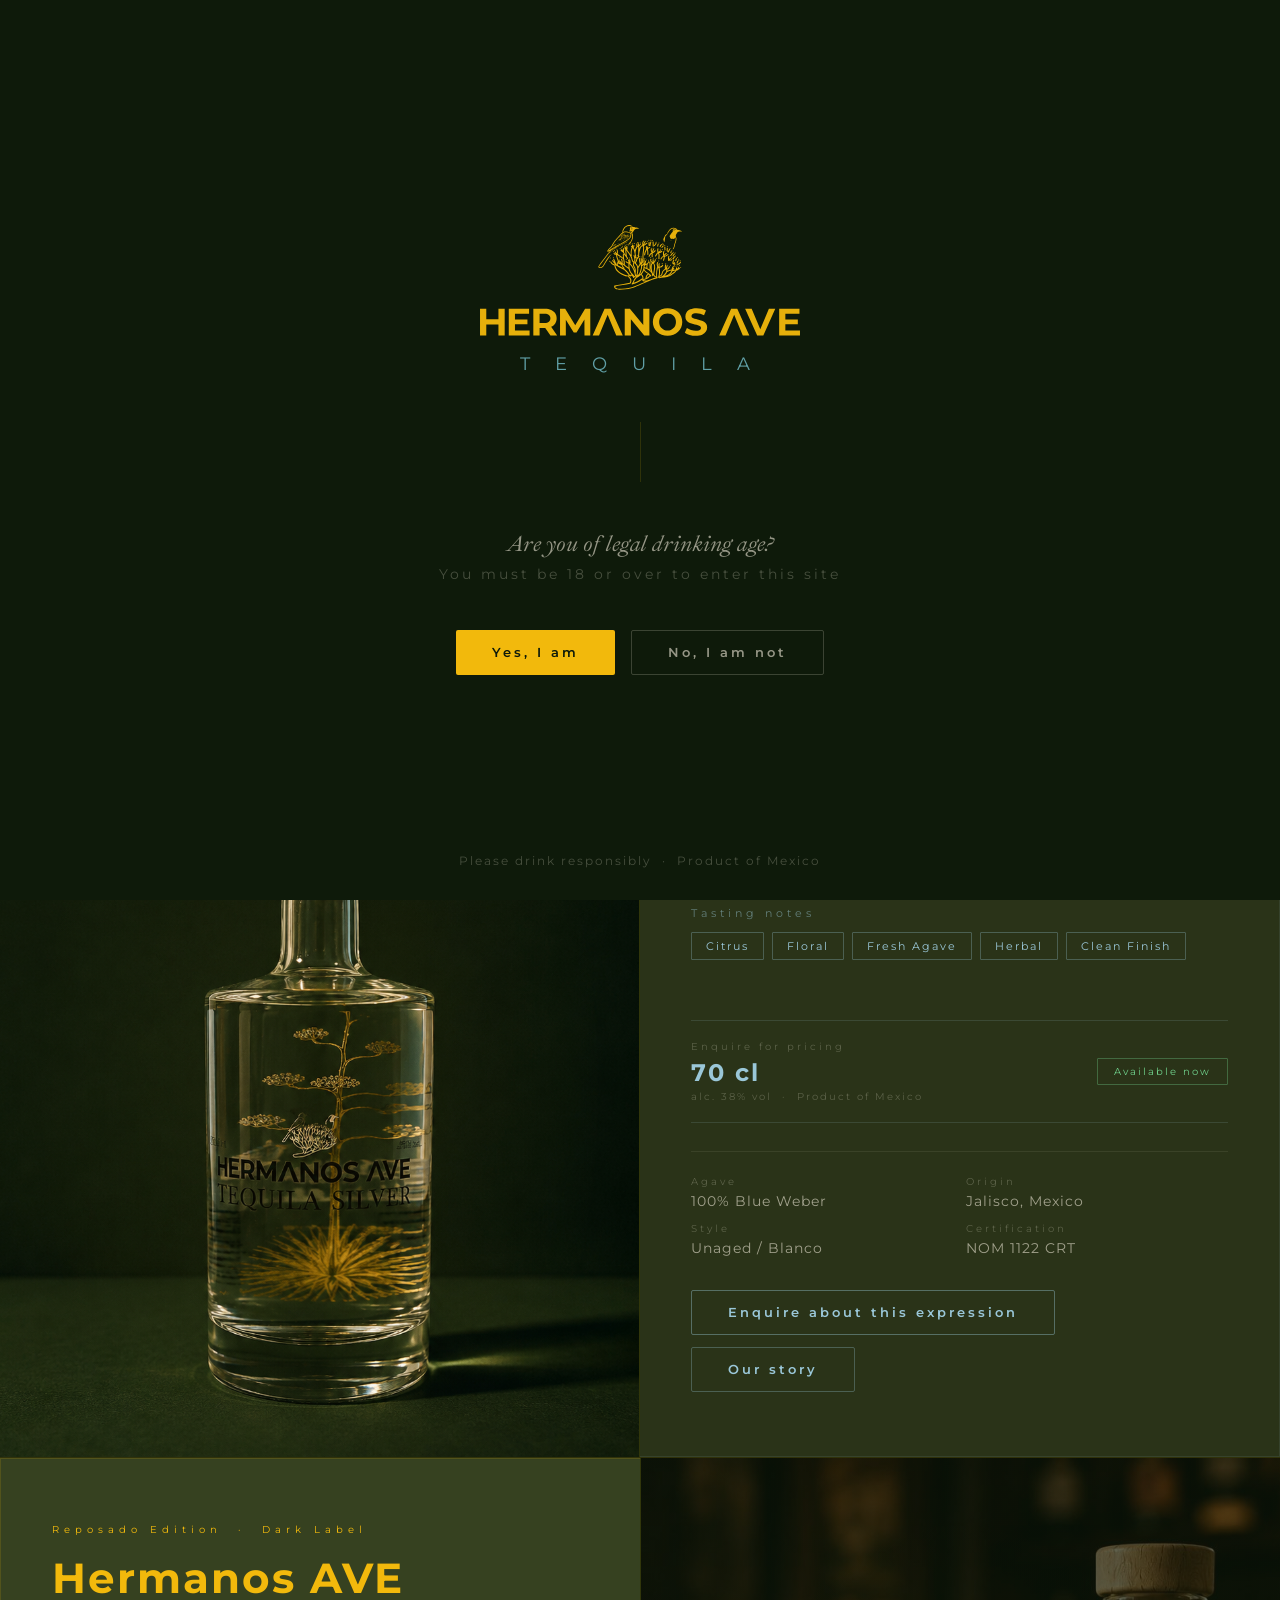
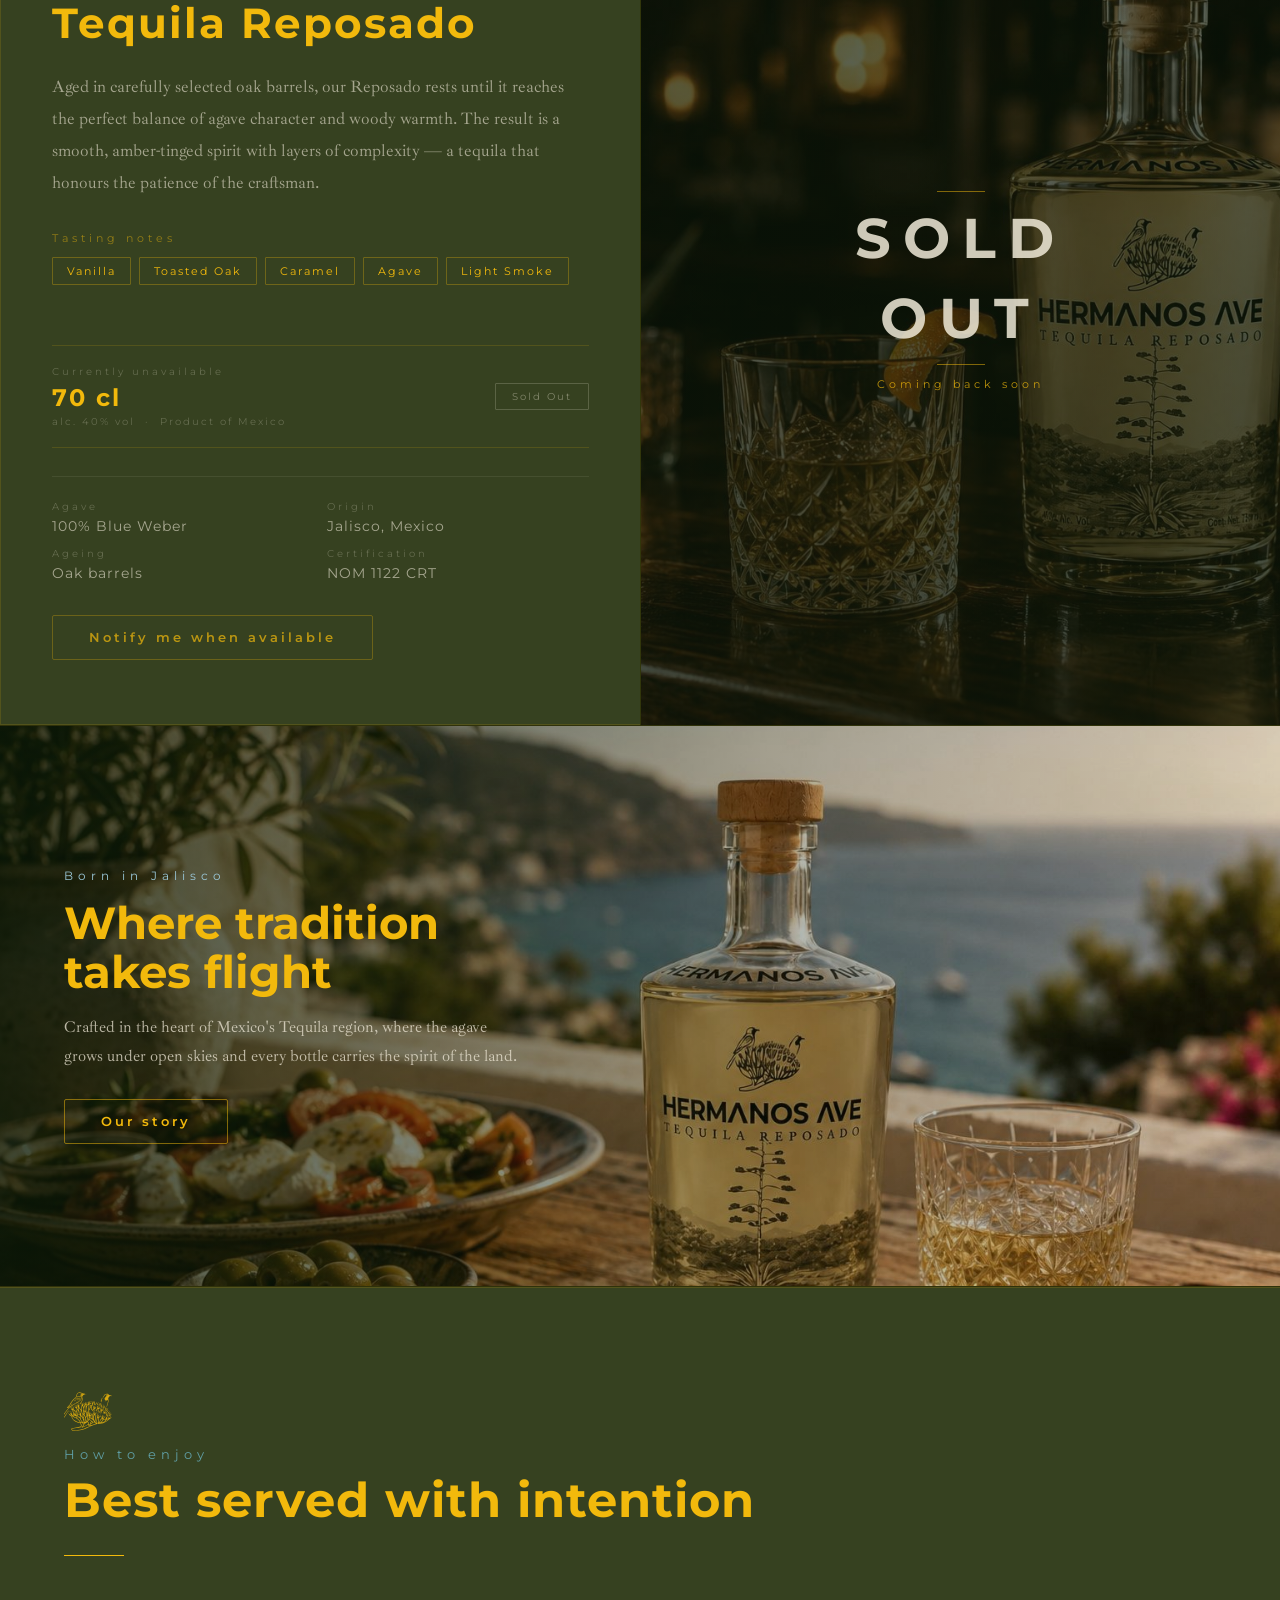
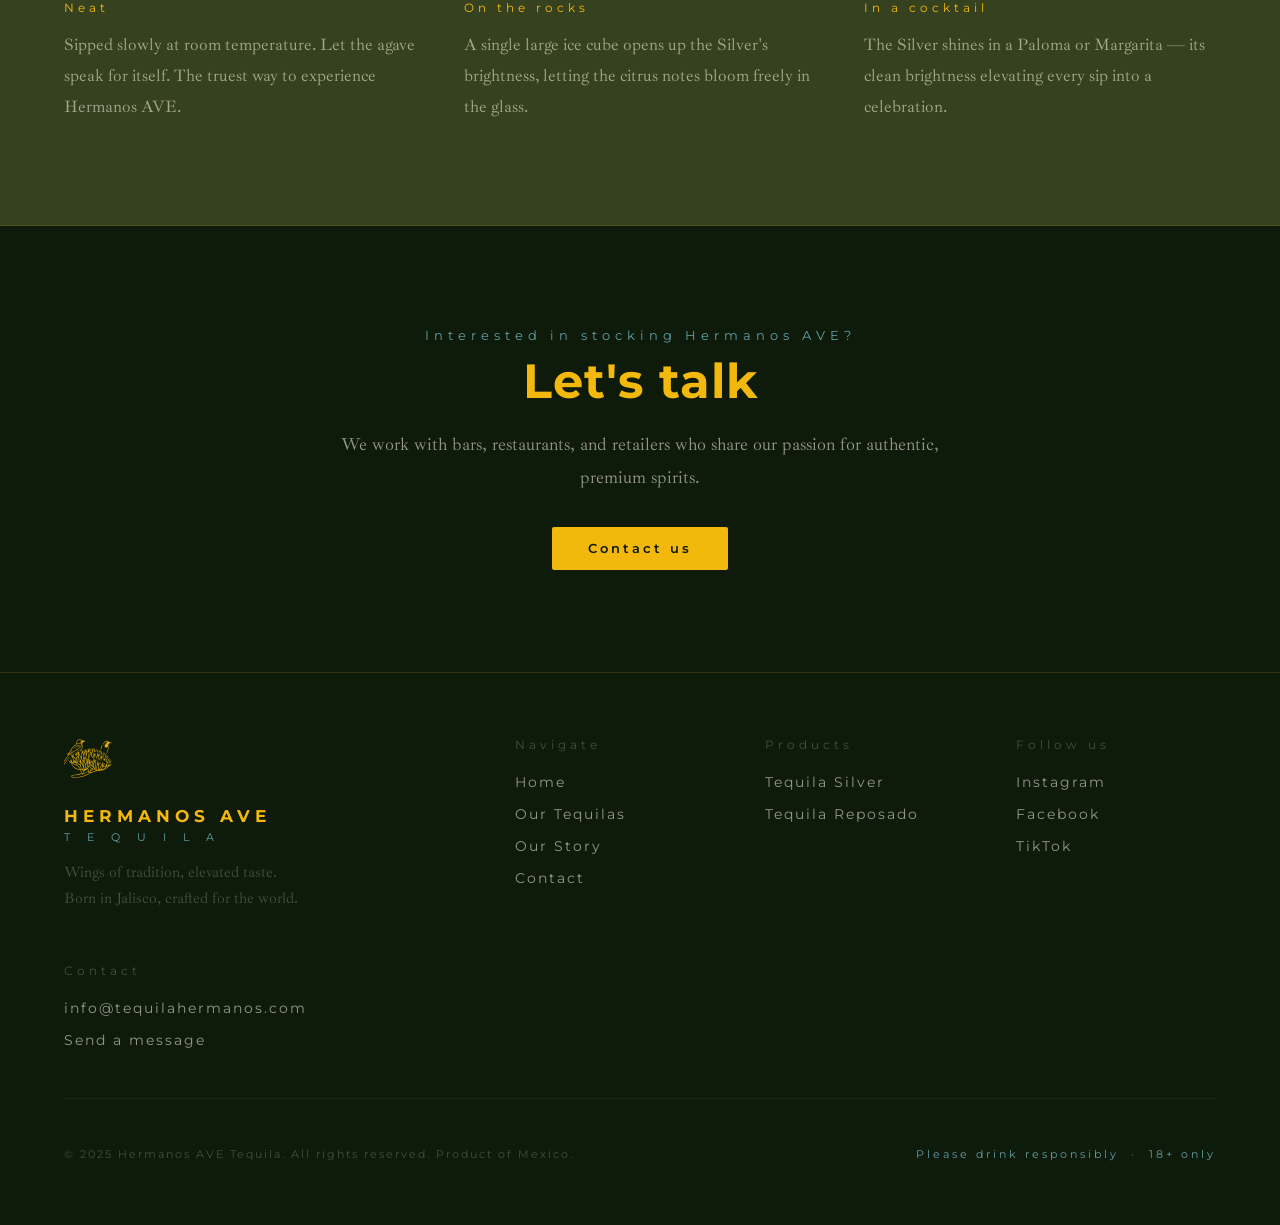
<file: products.html>
<!DOCTYPE html>
<html lang="en">
<head>
  <meta charset="UTF-8" />
  <meta name="viewport" content="width=device-width, initial-scale=1.0" />
  <meta name="description" content="Hermanos AVE Tequila — Tequila Silver and Tequila Reposado. 100% Blue Agave from Jalisco, Mexico." />
  <title>Our Tequilas — Hermanos AVE</title>
  <link rel="preconnect" href="https://fonts.googleapis.com" />
  <link rel="preconnect" href="https://fonts.gstatic.com" crossorigin />
  <link rel="stylesheet" href="css/style.css" />
  <!-- Google Analytics -->
  <script async src="https://www.googletagmanager.com/gtag/js?id=G-MLSMTG87J6"></script>
  <script>
    window.dataLayer = window.dataLayer || [];
    function gtag(){dataLayer.push(arguments);}
    gtag('js', new Date());
    gtag('config', 'G-MLSMTG87J6');
  </script>
  <style>
    .product-card-desc, .serve-text, .section-body, .footer-tagline { font-style: normal !important; }

    .serve-label {
      font-family: var(--font-title);
      font-size: 0.75rem;
      letter-spacing: 4px;
      color: var(--gold);
      display: block;
      margin-bottom: 14px;
    }
    .serve-text {
      font-family: var(--font-body);
      font-style: normal;
      font-size: 1.05rem;
      color: var(--cream-dim);
      line-height: 1.85;
    }

    /* ── PRODUCT SHOWCASE ─────────────────────────────────── */
    .product-showcase {
      display: grid;
      grid-template-columns: 1fr 1fr;
      gap: 0;
      min-height: 600px;
    }
    .product-visual {
      background: #0f1e0c;
      display: flex;
      align-items: center;
      justify-content: center;
      padding: clamp(2rem, 5vw, 4rem);
      position: relative;
      overflow: hidden;
      border-right: 1px solid var(--gold-dim);
    }
    .product-visual::before {
      content: '';
      position: absolute;
      inset: 0;
      background: radial-gradient(ellipse at 50% 60%, rgba(242,185,12,0.04) 0%, transparent 65%);
      pointer-events: none;
    }
    .bottle-img-wrap {
      position: relative;
      z-index: 1;
      width: 100%;
      max-width: 320px;
      transition: transform 0.6s cubic-bezier(0.4,0,0.2,1);
      border-radius: 4px;
      overflow: hidden;
    }
    .bottle-img-wrap:hover { transform: translateY(-10px) scale(1.02); }
    .bottle-img-wrap img {
      width: 100%;
      height: auto;
      display: block;
      mix-blend-mode: normal;
      filter: drop-shadow(0 24px 48px rgba(0,0,0,0.6));
    }
    .bottle-img-wrap::after {
      content: none;
    }
    .product-badge-float {
      position: absolute;
      top: clamp(1.5rem,3vw,2.5rem);
      left: clamp(1.5rem,3vw,2.5rem);
      font-family: var(--font-title);
      font-size: 0.65rem;
      letter-spacing: 4px;
      color: var(--teal-light);
      border: 1px solid rgba(154,199,216,0.35);
      padding: 7px 16px;
      border-radius: 1px;
    }
    .product-badge-float.gold { color: var(--gold); border-color: rgba(242,185,12,0.35); }

    .product-info {
      background: var(--green-mid);
      padding: clamp(3rem,5vw,5rem) clamp(2rem,4vw,4rem);
      display: flex;
      flex-direction: column;
      justify-content: center;
      border: 1px solid rgba(154,199,216,0.1);
      border-left: none;
    }
    .product-info.reposado-info {
      border-color: rgba(242,185,12,0.1);
      background: var(--green-brand);
    }
    .product-card-edition {
      font-family: var(--font-title);
      font-size: 0.65rem;
      letter-spacing: 5px;
      margin-bottom: 20px;
      display: block;
    }
    .product-card-name {
      font-family: var(--font-title);
      font-size: clamp(1.6rem, 3.5vw, 2.6rem);
      font-weight: 700;
      letter-spacing: 2px;
      margin-bottom: 24px;
      line-height: 1.1;
    }
    .price-block {
      margin: 28px 0;
      padding: 20px 0;
      border-top: 1px solid rgba(154,199,216,0.15);
      border-bottom: 1px solid rgba(154,199,216,0.15);
      display: flex;
      align-items: center;
      justify-content: space-between;
      gap: 16px;
      flex-wrap: wrap;
    }
    .price-block.reposado-price {
      border-color: rgba(242,185,12,0.15);
    }
    .price-label { font-family: var(--font-title); font-size: 0.6rem; letter-spacing: 3px; color: var(--cream-faint); display: block; margin-bottom: 6px; }
    .price-value { font-family: var(--font-title); font-size: 1.5rem; font-weight: 700; letter-spacing: 2px; color: var(--teal-light); }
    .price-value.gold { color: var(--gold); }
    .price-sub { font-family: var(--font-title); font-size: 0.6rem; letter-spacing: 2px; color: var(--cream-faint); display: block; margin-top: 4px; }
    .stock-badge { font-family: var(--font-title); font-size: 0.6rem; letter-spacing: 2px; color: #6fcf8a; border: 1px solid rgba(111,207,138,0.35); padding: 7px 16px; border-radius: 1px; }
    .sold-out-badge { font-family: var(--font-title); font-size: 0.6rem; letter-spacing: 2px; color: rgba(240,234,216,0.4); border: 1px solid rgba(240,234,216,0.2); padding: 7px 16px; border-radius: 1px; }

    /* ── SOLD OUT OVERLAY ─────────────────────────────────── */
    .sold-out-overlay {
      position: absolute;
      inset: 0;
      background: rgba(10,20,8,0.55);
      display: flex;
      align-items: center;
      justify-content: center;
      z-index: 2;
    }
    .sold-out-text {
      font-family: var(--font-title);
      font-size: clamp(1rem, 3vw, 1.4rem);
      font-weight: 700;
      letter-spacing: 8px;
      color: rgba(240,234,216,0.6);
      border: 1px solid rgba(240,234,216,0.2);
      padding: 12px 32px;
      border-radius: 1px;
    }

    /* ── LIFESTYLE SECTION ───────────────────────────────── */
    .lifestyle-section {
      position: relative;
      overflow: hidden;
      border-top: 1px solid var(--gold-dim);
      border-bottom: 1px solid var(--gold-dim);
    }
    .lifestyle-img {
      width: 100%;
      height: clamp(320px, 50vw, 560px);
      object-fit: cover;
      object-position: center 30%;
      display: block;
      opacity: 0.85;
    }
    .lifestyle-overlay {
      position: absolute;
      inset: 0;
      background: linear-gradient(to right, rgba(10,26,8,0.75) 0%, rgba(10,26,8,0.2) 60%, rgba(10,26,8,0.0) 100%);
      display: flex;
      align-items: center;
      padding: clamp(2rem,5vw,5rem);
    }
    .lifestyle-content { max-width: 460px; }
    .lifestyle-eyebrow { font-family: var(--font-title); font-size: 0.75rem; letter-spacing: 5px; color: var(--teal-light); display: block; margin-bottom: 16px; }
    .lifestyle-title { font-family: var(--font-title); font-size: clamp(1.6rem,4vw,2.8rem); font-weight: 700; color: var(--gold); margin-bottom: 16px; line-height: 1.1; }
    .lifestyle-body { font-family: var(--font-body); font-size: 1rem; color: rgba(240,234,216,0.75); line-height: 1.8; margin-bottom: 28px; }

    /* ── LOGO MARK ───────────────────────────────────────── */
    .logo-mark {
      display: block;
      width: 64px;
      height: auto;
      margin: 0 auto 24px;
      opacity: 0.85;
      filter: invert(1) brightness(1.5);
    }
    .logo-mark-sm {
      display: inline-block;
      width: 40px;
      height: auto;
      opacity: 0.7;
      filter: invert(1) brightness(1.5);
      vertical-align: middle;
      margin-right: 12px;
    }

    @media (max-width: 768px) {
      .product-showcase { grid-template-columns: 1fr; }
      .product-visual { min-height: 340px; border-right: none; border-bottom: 1px solid var(--gold-dim); padding: 2.5rem 1.25rem; overflow: hidden; }
      .product-info { border-left: none; padding: 2rem 1.25rem; }
      .price-block { flex-direction: column; align-items: flex-start; gap: 12px; }
      .product-card-name { font-size: clamp(1.4rem, 7vw, 2rem); }
      .lifestyle-overlay { background: linear-gradient(to bottom, rgba(10,26,8,0.8) 0%, rgba(10,26,8,0.3) 100%); align-items: flex-end; padding-bottom: 2rem; }
    }
    @media (max-width: 480px) {
      .bottle-img-wrap { max-width: 200px; margin: 0 auto; }
      .lifestyle-img { height: 260px; }
      .price-value { font-size: 1.2rem; }
    }
  </style>
</head>
<body>

<!-- AGE GATE -->
<div id="age-gate">
  <div style="width:clamp(180px,40vw,320px);margin:0 auto;"><svg style="width:clamp(180px,40vw,320px);height:auto;height:auto;margin-bottom:12px;opacity:0.95" xmlns="http://www.w3.org/2000/svg" viewBox="0 0 459.17 158.96">
  <g>
    <g>
      <polygon fill="#F2B90C" points="35.38 158.43 35.38 120.16 26.45 120.16 26.45 135.25 8.98 135.25 8.98 120.16 0 120.16 0 158.43 8.98 158.43 8.98 142.74 26.45 142.74 26.45 158.43 35.38 158.43"/>
      <polygon fill="#F2B90C" points="71.12 151.31 50.13 151.31 50.13 142.46 68.04 142.46 68.04 135.51 50.13 135.51 50.13 127.26 70.41 127.26 70.41 120.15 41.26 120.15 41.26 158.42 71.12 158.42 71.12 151.31"/>
      <polygon fill="#F2B90C" points="459.17 151.34 438.18 151.34 438.18 142.48 456.09 142.48 456.09 135.54 438.18 135.54 438.18 127.28 458.46 127.28 458.46 120.18 429.31 120.18 429.31 158.45 459.17 158.45 459.17 151.34"/>
      <path fill="#F2B90C" d="M102.14,146.1c2.5-1.07,4.43-2.64,5.79-4.7,1.36-2.06,2.04-4.53,2.04-7.41s-.68-5.3-2.04-7.38c-1.36-2.08-3.29-3.67-5.79-4.78-2.5-1.11-5.47-1.67-8.93-1.67h-16.7v38.27h8.98v-10.72h7.71c.13,0,.25-.01.39-.02l7.49,10.73h9.59l-8.6-12.31s.04-.01.06-.02ZM98.89,129.09c1.39,1.15,2.09,2.78,2.09,4.89s-.7,3.76-2.09,4.92c-1.4,1.17-3.45,1.75-6.17,1.75h-7.22v-13.29h7.22c2.72,0,4.78.57,6.17,1.72Z"/>
      <polygon fill="#F2B90C" points="149.92 158.43 158.24 158.43 158.24 120.15 150.8 120.15 136.65 143.91 122.2 120.15 114.82 120.15 114.82 158.43 123.14 158.43 123.14 135.85 134.49 154.33 138.46 154.33 149.82 135.6 149.92 158.43"/>
      <polygon fill="#F2B90C" points="178.75 120.16 161.62 158.43 170.76 158.43 183.13 128.92 195.5 158.43 204.87 158.43 187.57 120.16 178.75 120.16"/>
      <polygon fill="#F2B90C" points="235.68 158.42 243.06 158.42 243.06 120.14 234.25 120.14 234.25 143.36 215.07 120.14 207.69 120.14 207.69 158.42 216.5 158.42 216.5 135.2 235.68 158.42"/>
      <path fill="#F2B90C" d="M290.23,139.16c0-2.88-.52-5.52-1.57-7.93-1.05-2.41-2.53-4.5-4.44-6.29-1.91-1.79-4.14-3.16-6.69-4.13-2.55-.97-5.36-1.45-8.4-1.45s-5.85.49-8.4,1.48c-2.55.98-4.78,2.37-6.69,4.15-1.91,1.79-3.39,3.87-4.44,6.26-1.05,2.39-1.57,5.02-1.57,7.9s.52,5.47,1.57,7.87c1.05,2.41,2.52,4.5,4.44,6.29,1.91,1.79,4.15,3.17,6.72,4.15,2.57.98,5.38,1.48,8.43,1.48s5.79-.48,8.35-1.45c2.55-.97,4.78-2.34,6.69-4.13,1.91-1.79,3.39-3.89,4.44-6.32,1.05-2.42,1.57-5.06,1.57-7.9ZM280.28,144.11c-.61,1.48-1.46,2.77-2.56,3.88-1.1,1.11-2.38,1.97-3.83,2.57-1.45.6-3.04.9-4.77.9s-3.33-.3-4.79-.9c-1.47-.6-2.75-1.46-3.83-2.57-1.08-1.11-1.93-2.41-2.53-3.88-.61-1.48-.91-3.13-.91-4.95s.3-3.47.91-4.95c.61-1.48,1.45-2.77,2.53-3.88,1.08-1.11,2.36-1.97,3.83-2.57,1.47-.6,3.07-.9,4.79-.9s3.31.3,4.77.9c1.45.6,2.73,1.46,3.83,2.57,1.1,1.11,1.96,2.41,2.56,3.88.61,1.48.91,3.13.91,4.95s-.3,3.47-.91,4.95Z"/>
      <path fill="#F2B90C" d="M324.15,153c1.19-1.79,1.79-3.75,1.79-5.9,0-1.97-.41-3.62-1.24-4.95-.83-1.33-1.9-2.39-3.22-3.17-1.32-.78-2.77-1.43-4.35-1.94-1.58-.51-3.18-.94-4.79-1.28-1.62-.35-3.09-.69-4.41-1.04-1.32-.35-2.39-.83-3.2-1.45-.81-.62-1.21-1.44-1.21-2.46,0-.8.25-1.53.74-2.19.5-.66,1.28-1.18,2.34-1.56,1.07-.38,2.48-.57,4.24-.57s3.45.25,5.29.74c1.84.49,3.62,1.23,5.35,2.21l2.81-6.67c-1.76-1.09-3.83-1.93-6.2-2.52-2.37-.58-4.77-.87-7.19-.87-3.64,0-6.66.54-9.06,1.61-2.41,1.08-4.2,2.51-5.37,4.32-1.18,1.8-1.76,3.8-1.76,5.99,0,2,.39,3.67,1.18,5,.79,1.33,1.85,2.41,3.2,3.23,1.34.82,2.81,1.48,4.41,1.97,1.6.49,3.19.91,4.77,1.26,1.58.35,3.04.71,4.38,1.09,1.34.38,2.41.87,3.22,1.48.81.6,1.21,1.41,1.21,2.43,0,.8-.26,1.5-.77,2.1-.52.6-1.31,1.09-2.4,1.45-1.08.37-2.51.55-4.27.55-2.31,0-4.61-.37-6.89-1.12-2.28-.75-4.23-1.7-5.84-2.87l-3.03,6.67c1.73,1.31,4.01,2.38,6.86,3.2,2.85.82,5.81,1.23,8.9,1.23,3.64,0,6.67-.55,9.09-1.64,2.42-1.09,4.23-2.53,5.43-4.32Z"/>
      <polygon fill="#F2B90C" points="369.18 120.16 360.36 120.16 343.22 158.43 352.37 158.43 364.74 128.91 377.11 158.43 386.48 158.43 369.18 120.16"/>
      <polygon fill="#F2B90C" points="397.77 158.43 406.58 158.43 423.72 120.16 414.57 120.16 402.2 149.67 389.83 120.16 380.46 120.16 397.77 158.43"/>
      <g>
        <path fill="#F2B90C" d="M201.34,20.8s.05-.06.09-.09c.02-.1.19-.21.37-.27.04-.04.1-.08.16-.12,0,0,0,0,0,0-.02,0-.01,0-.03,0-.11.11-.3.21-.45.21-.06,0-.06-.02-.1-.03-.02.02-.03.05-.05.07-.02.03-.04.07-.07.1.09.03.12.07.07.13,0,0,0,0,0,0Z"/>
        <path fill="#F2B90C" d="M191.58,34s.04-.09.09-.12c.86-.54,1.81-.92,2.8-1.15.05-.05.11-.08.17-.13-.14.08-.3.16-.45.12-.06-.01-.14-.06-.16-.12-.01-.05.03-.09.05-.13-.14.05-.31.12-.44.07-.05-.02-.03-.05-.03-.08-1.32.75-2.49,1.45-3.47,2.05-.18.2-.34.41-.52.61.55-.36,1.08-.76,1.67-1.07.08-.04.19-.06.3-.05Z"/>
        <path fill="#F2B90C" d="M203.8,15.86s0-.02-.02-.03c-.03.11-.07.22-.1.32.05-.09.17-.2.3-.25-.06,0-.13,0-.19-.04Z"/>
        <path fill="#F2B90C" d="M273.22,16.24c.02-.08.04-.16.06-.24-.02.07-.07.12-.08.19,0,.02.01.03.02.05Z"/>
        <path fill="#F2B90C" d="M196.04,31.12c-.3.16-.6.33-.89.49.08-.03.17-.03.25-.06.22-.14.41-.3.64-.43Z"/>
        <path fill="#F2B90C" d="M200.36,29.76s0-.02.02-.03c-.02.01-.04.01-.06.02.02,0,.03.01.05.01Z"/>
        <path fill="#F2B90C" d="M262.91,74.07c.1,0,.2,0,.3-.02-.05-.04-.12-.04-.16-.09-.05.03-.09.07-.14.1Z"/>
        <path fill="#F2B90C" d="M252.85,75.4s.05-.01.08-.02c0-.01,0-.03,0-.04-.02.03-.05.04-.08.06Z"/>
        <path fill="#F2B90C" d="M200.61,54.13s.08.04.12.06c.07,0,.16.06.22.08.08.03.16.05.24.07.04,0,.14.04.21.04,0,0,.01,0,.02,0,.02,0,.05,0,.07,0-.04-.06-.07-.13-.11-.19-.09-.14-.18-.27-.27-.4-.02-.03-.04-.05-.06-.08,0,0,0,0,0,0-.05-.06-.09-.11-.14-.17-.2-.24-.42-.47-.65-.68-.12-.11-.24-.22-.37-.32-.03-.02-.05-.04-.08-.07-.06-.05-.13-.1-.2-.14-.14-.1-.21-.23-.27-.36.21.57.41,1.14.62,1.71.05.05.09.1.15.15.03.02.08.05.1.08,0,0-.02-.01-.03-.02.07.05.14.09.21.14.07.04.15.08.22.12Z"/>
        <path fill="#F2B90C" d="M209.19,14.86s-.08-.02-.08-.04c-.02.02-.05.05-.07.07.05-.02.11-.03.14-.03,0,0,0,0,0,0Z"/>
        <path fill="#F2B90C" d="M202.56,55.71c.11.06.23.12.34.18,0-.1-.01-.19-.01-.29-.04.02-.06.07-.1.08-.07.02-.15,0-.22.03Z"/>
        <path fill="#F2B90C" d="M187.01,46.75c-.94,0-.94,1.46,0,1.46s.94-1.46,0-1.46Z"/>
        <path fill="#F2B90C" d="M185.68,51.25c-.94,0-.94,1.46,0,1.46s.94-1.46,0-1.46Z"/>
        <path fill="#F2B90C" d="M191.45,47.73c.94,0,.94-1.46,0-1.46s-.94,1.46,0,1.46Z"/>
        <path fill="#F2B90C" d="M200.68,47.74c.94,0,.94-1.46,0-1.46s-.94,1.46,0,1.46Z"/>
        <path fill="#F2B90C" d="M199.63,49.45c-.94,0-.94,1.46,0,1.46s.94-1.46,0-1.46Z"/>
        <path fill="#F2B90C" d="M214.37,46.63c-.94,0-.94,1.46,0,1.46s.94-1.46,0-1.46Z"/>
        <path fill="#F2B90C" d="M209.97,48.27c-.94,0-.94,1.46,0,1.46s.94-1.46,0-1.46Z"/>
        <path fill="#F2B90C" d="M225.61,44.25c.94,0,.94-1.46,0-1.46s-.94,1.46,0,1.46Z"/>
        <path fill="#F2B90C" d="M231.3,46.69c.94,0,.94-1.46,0-1.46s-.94,1.46,0,1.46Z"/>
        <path fill="#F2B90C" d="M229.15,46.43c.94,0,.94-1.46,0-1.46s-.94,1.46,0,1.46Z"/>
        <path fill="#F2B90C" d="M241.84,51.27c.94,0,.94-1.46,0-1.46s-.94,1.46,0,1.46Z"/>
        <path fill="#F2B90C" d="M238.7,49.59c-.94,0-.94,1.46,0,1.46s.94-1.46,0-1.46Z"/>
        <path fill="#F2B90C" d="M236.65,48.81c.94,0,.94-1.46,0-1.46s-.94,1.46,0,1.46Z"/>
        <path fill="#F2B90C" d="M261.45,56.04c.94,0,.94-1.46,0-1.46s-.94,1.46,0,1.46Z"/>
        <path fill="#F2B90C" d="M256.38,52.25c.94,0,.94-1.46,0-1.46s-.94,1.46,0,1.46Z"/>
        <path fill="#F2B90C" d="M245.01,47.53c.94,0,.94-1.46,0-1.46s-.94,1.46,0,1.46Z"/>
        <path fill="#F2B90C" d="M248.5,46.95c-.94,0-.94,1.46,0,1.46s.94-1.46,0-1.46Z"/>
        <path fill="#F2B90C" d="M252.96,48.58c.94,0,.94-1.46,0-1.46s-.94,1.46,0,1.46Z"/>
        <path fill="#F2B90C" d="M273.24,58.6c.94,0,.94-1.46,0-1.46s-.94,1.46,0,1.46Z"/>
        <path fill="#F2B90C" d="M269.45,58.4c.94,0,.94-1.46,0-1.46s-.94,1.46,0,1.46Z"/>
        <path fill="#F2B90C" d="M266.58,56.52c.94,0,.94-1.46,0-1.46s-.94,1.46,0,1.46Z"/>
        <path fill="#F2B90C" d="M285.73,61.92c-.16.1-.32.21-.49.31.3-.47.64-.91.86-1.43.15-.35-.16-.82-.51-.9-.43-.1-.74.13-.9.51.06-.15,0-.01,0,.02-.02.05-.04.09-.06.14-.04.09-.09.18-.13.27-.09.18-.19.35-.29.52-.1.17-.21.34-.33.5-.06.08-.12.16-.18.24.06-.08.03-.04-.02.02-.03.04-.06.08-.09.12-.25.3-.52.58-.8.84,0,0,0,0,0,0-.01-.62-.07-1.25,0-1.87.04-.38-.37-.75-.73-.73-.43.02-.68.32-.73.73-.1.93-.07,1.86,0,2.79-.91-.54-2.81.1-4.06.53.3-.51.62-1.01.98-1.48.09-.12.19-.24.29-.35.13-.15.21-.31.21-.52,0-.18-.08-.39-.21-.52-.27-.25-.77-.31-1.03,0-.33.39-.58.84-.87,1.26.05-.19.08-.37.15-.56.32-.79.82-1.57,1.31-2.29.22-.33.06-.81-.26-1-.36-.21-.78-.07-1,.26-.9,1.34-1.77,2.88-1.8,4.51-2.14.46-4.25,1.09-6.28,1.91.07-.61.11-1.26.06-1.86.63-.11,1.23-.39,1.73-.78.86-.68,1.39-1.68,1.85-2.66.16-.34.11-.8-.26-1-.32-.17-.83-.11-1,.26-.2.43-.41.85-.65,1.25-.06.1-.13.2-.19.29-.03.05-.07.09-.1.14-.08.1.11-.12-.04.05-.15.18-.31.35-.48.5-.03.03-.07.06-.1.08.11-.09-.05.04-.06.04-.09.06-.19.12-.28.17-.04.02-.08.04-.12.06-.19.1.13-.04-.07.03-.09.03-.19.07-.28.09-.05.01-.11.03-.16.04,0,0-.19.03-.1.02.09,0-.06,0-.09,0-.07-.11-.16-.2-.25-.28.35-1.06.7-2.11,1.06-3.17.12-.36-.14-.81-.51-.9-.4-.09-.77.12-.9.51-.36,1.07-.72,2.15-1.07,3.22-.2-1.43-.08-2.89.41-4.26.13-.37-.15-.8-.51-.9-.4-.11-.76.14-.9.51-.63,1.77-.75,3.68-.38,5.52.01.07.08.09.12.15-1.61.95-3.1,2.2-3.99,3.84-.69,1.28-.71,2.7-1.25,4.02-.46,1.12-1.43,1.85-2.57,2.15.92-3.84.89-7.85-.12-11.68,2.17-.03,4.32-1.21,5.23-3.23.16-.36.1-.78-.26-1-.31-.18-.84-.1-1,.26-.43.96-1.09,1.62-2.01,2.11-.26.14-.35.17-.61.26-.25.08-.5.14-.75.19-.23.05.13,0-.11.02-.05,0-.1.01-.15.01-.1,0-.2,0-.3.01.01-1.25.03-2.5.04-3.74,0-.14-.08-.27-.16-.39.61-.28.55-1.34-.27-1.34-.65,0-.82.69-.57,1.11-.25.12-.45.31-.46.61-.02,1.28-.03,2.55-.05,3.83-.09-.03-.19-.04-.28-.04-.71-1.79-1.36-3.84-.26-5.57.5-.79-.76-1.53-1.26-.74-1.38,2.17-.66,4.7.21,6.92-.4.3-.76.65-1.05,1.08-.1.15-.12.39-.07.56.04.13.15.25.26.34-.95,3.88-1.2,7.86-.8,11.83-.03-.02-.03-.07-.06-.08-.3-.17-.59-.36-.86-.57-.03-.03-.07-.06-.11-.08-.06-.05-.12-.1-.19-.16-.13-.12-.26-.24-.39-.36-.12-.12-.24-.24-.35-.37-.06-.07-.12-.13-.17-.2-.03-.03-.05-.06-.08-.09-.19-.29-.4-.57-.58-.87-.04-.06-.12-.08-.17-.13.36-3.05.91-6.07,1.27-9.12.33-2.79.07-5.63-1.71-7.9h0c.69-.28,1.31-.7,1.76-1.34.63-.88.89-1.98,1.13-3.02.09-.37-.11-.81-.51-.9-.37-.08-.8.11-.9.51-.11.45-.21.9-.35,1.34-.04.12-.08.23-.12.34-.02.06-.04.11-.07.17-.05.12.07-.15-.03.06-.09.2-.2.4-.32.6-.05.08-.11.16-.16.23.06-.08.01-.02-.03.03-.03.04-.07.08-.11.12-.06.07-.13.14-.2.2-.04.04-.08.07-.12.11-.1.09.04-.02-.03.02-.05.03-.11.07-.16.11-.04-1.05-.07-2.1-.11-3.15-.01-.38-.33-.75-.73-.73-.38.02-.74.32-.73.73.04,1.02.07,2.04.11,3.06-.03,0-.06,0-.09,0-.02,0-.22-.02-.12,0s-.09-.02-.12-.02c-.12-.02-.24-.06-.36-.1-.02,0-.2-.07-.11-.04.08.03-.12-.06-.14-.07-.11-.06-.22-.12-.32-.19-.03-.02-.17-.13-.05-.03-.05-.04-.09-.08-.14-.12-.09-.08-.17-.18-.25-.27.1.11-.02-.03-.04-.05-.03-.05-.07-.11-.1-.16-.03-.05-.06-.11-.09-.17-.01-.02-.08-.21-.03-.06-.04-.12-.08-.24-.12-.36-.02-.06-.03-.12-.04-.18,0-.03,0-.06-.01-.09,0-.12-.02-.23-.01-.35,0-.06,0-.13,0-.19,0-.17-.03.1,0-.06.03-.13.05-.27.1-.4.02-.05.04-.11.06-.16.02-.03.03-.07.05-.1.17-.34.1-.81-.26-1-.33-.17-.81-.1-1,.26-.66,1.31-.51,2.89.41,4.03.5.62,1.21,1,1.97,1.19-2.16,1.57-2.11,5.02-2.05,7.5.03,1.41.29,2.76.62,4.11-.41-.44-.85-.84-1.31-1.22.26-.09.49-.26.5-.62.12-3.46.02-6.93-.29-10.38-.08-.93-1.54-.94-1.46,0,.31,3.41.4,6.83.29,10.25-.99-.72-2.06-1.36-3.18-1.88.19-.18.3-.42.24-.68-.36-1.47-.25-2.99.29-4.44.09-.23-.03-.47-.2-.65,1.1-.87,1.97-2.02,2.45-3.35.13-.37-.15-.8-.51-.9-.4-.11-.76.14-.9.51-.03.07-.05.14-.08.21-.08.22.06-.11-.04.11-.06.13-.12.25-.18.37-.13.25-.28.48-.44.71-.13.19-.28.36-.49.58-.19.2-.4.39-.61.57-.15.12-.36.27-.59.42-.24.15-.48.28-.73.4-.17.08-.4.17-.67.25-.05.01-.1.02-.15.03.25-1.36.49-2.73.84-4.07.24-.91-1.16-1.3-1.41-.39-.27,1.03-.43,2.08-.65,3.12-.38-1.48-.39-3.03.03-4.52.26-.9-1.15-1.29-1.41-.39-.48,1.68-.49,3.48-.06,5.17-.89.85-1.78,1.71-2.67,2.56-.12-.47-.21-.94-.34-1.4.11-.03.23-.05.32-.13,2.04-1.69,2.25-4.45,2.09-6.92.33-.12.61-.42.54-.85-.53-3.41-.04-6.86.36-10.26.21-1.74.42-3.5.42-5.26,0-.88-.12-1.85-.63-2.58.04-.01.09,0,.13-.02,1.82-.88,3.49-2.06,4.95-3.46.29-.27.28-.76,0-1.03-.28-.28-.75-.27-1.03,0-1.15,1.11-2.45,1.99-3.85,2.76.92-1.05,1.67-2.24,2.08-3.58.11-.37-.13-.81-.51-.9-.39-.09-.78.12-.9.51-.06.2-.12.39-.19.58l-.05.13s-.07.18-.04.1c.03-.07-.03.06-.03.07-.02.05-.05.1-.07.16-.17.37-.37.73-.59,1.07-.1.16-.21.32-.33.48-.03.05-.07.09-.1.14.05-.06.02-.03-.01.01-.05.06-.09.11-.14.17-.08-1.08.13-2.17.67-3.12.17-.3.08-.55-.09-.76.09.05.16.12.28.12.94,0,.94-1.46,0-1.46-.64,0-.81.66-.58,1.09-.3-.13-.67-.1-.88.26-.98,1.71-1.12,3.75-.52,5.6-1.61-.08-3.18,1.65-3.78,3.04-.33.77-.58,1.58-.82,2.4.03-.87.03-1.74-.06-2.59-.04-.34-.15-.68-.29-1,1.06-.72,1.97-1.66,2.59-2.79.18-.33.09-.81-.26-1-.34-.18-.8-.1-1,.26-.15.26-.31.52-.48.77-.03.04-.07.09-.1.13,0,0,0,0,0,.01-.02.03-.05.06-.07.08-.1.12-.19.23-.3.34-.19.21-.4.4-.61.58.1-.75.2-1.51.3-2.26.02-.17-.1-.4-.21-.52-.13-.13-.33-.22-.52-.21-.19,0-.38.07-.52.21-.14.15-.19.31-.21.52-.11.86-.23,1.72-.34,2.58-.21,0-.39.04-.58.09-.01-.05-.03-.09-.05-.14-.04-.15-.07-.29-.1-.44q-.01-.09,0,0s0-.09-.01-.13c0-.08-.01-.15-.01-.23,0-.16,0-.32,0-.49,0-.06.01-.13.02-.19-.02.17.02-.1.02-.13.03-.15.06-.3.11-.44.03-.08.05-.16.08-.25.02-.04.03-.08.05-.12-.03.07-.03.07,0,0,.16-.35.11-.8-.26-1-.32-.17-.83-.11-1,.26-.6,1.33-.61,2.82-.06,4.16-.29.36-.53.75-.72,1.14-.66,1.36-1.25,2.78-1.66,4.25-.41-1.24-.95-2.42-1.7-3.44-.08-.1-.18-.17-.27-.26.16.02.33.03.47-.06.17-.11.26-.25.34-.44.28-.69.42-1.44.44-2.19,0-.38-.34-.75-.73-.73-.4.02-.72.32-.73.73,0,.17-.02.33-.04.5-.07.45-.18.89-.34,1.31-.06.15,0,.35.07.5-.04-.02-.08-.04-.12-.05-.03-1-.07-2-.1-3.01-.01-.38-.33-.75-.73-.73-.38.02-.74.32-.73.73.02.56.04,1.12.06,1.68-.02-.05-.06-.09-.08-.14l.05.12c-.02-.09-.07-.18-.13-.25-.05-.08-.12-.14-.2-.19-.16-.09-.39-.13-.56-.07-.18.06-.35.17-.44.34-.08.16-.15.38-.07.56.09.22.19.44.31.65.12.2.27.39.42.57.09.11.23.19.33.29-.68.86-.92,2.17-1.15,3.18-.51,2.28-.55,4.61-.33,6.92-.09-.05-.16-.12-.28-.12-.07,0-.1.05-.16.07-.91-1.55-1.89-3.06-3.01-4.48-.46-.58-.94-1.15-1.43-1.7-.07-.08-.16-.16-.23-.24.63-1.73.66-3.68.09-5.43-.12-.37-.51-.62-.9-.51-.37.1-.63.52-.51.9.29.89.35,1.8.28,2.71-.04-.13-.08-.25-.12-.38-.09-.31-.16-.62-.21-.94,0-.05-.01-.09-.02-.14.01.08,0,.08,0-.01,0-.07-.02-.14-.02-.2-.02-.18-.03-.37-.03-.55-.01-.38-.33-.75-.73-.73-.39.02-.74.32-.73.73,0,.26.09.51.12.76-.01-.03-.04-.06-.05-.09-.15-.35-.69-.46-1-.26-.36.23-.43.62-.26,1,.48,1.08,1.08,2.11,1.72,3.1-.66.89-.28,2.49-.16,3.48.15,1.21.3,2.42.45,3.63-.91-1.3-1.78-2.63-2.62-3.97.3-1.79.37-3.6.14-5.4-.05-.39-.3-.73-.73-.73-.36,0-.78.34-.73.73.14,1.09.14,2.19.07,3.29-.15-.2-.29-.4-.41-.61-.15-.25-.29-.5-.42-.76-.06-.12-.1-.28-.17-.38.05.06.04.1,0,0-.01-.03-.03-.07-.04-.1-.03-.07-.06-.15-.08-.22-.13-.36-.5-.64-.9-.51-.35.11-.65.51-.51.9.07.19.18.36.26.54-.02-.03-.04-.05-.05-.08-.2-.32-.66-.48-1-.26-.33.21-.48.65-.26,1,.76,1.24,1.89,2.15,3.23,2.71.02.05,0,.09.02.13,1.85,3.02,3.9,5.91,6.1,8.68-.2.43-.03,1.05.59,1.05s.79-.61.6-1.04c.19-.29.17-.64-.05-.91-.46-.58-.89-1.19-1.34-1.79,0-.03.04-.05.03-.08-.23-1.84-.46-3.68-.68-5.52-.06-.46-.11-.92-.17-1.38-.05-.38-.21-.93-.11-1.32.04-.15.15-.23.04-.24.11.02.22.19.3.27.3.32.59.67.88,1.01,2.16,2.57,3.94,5.44,5.32,8.5.06.14.21.2.34.26.22,1.29.51,2.57.99,3.8.49,1.27,1.12,3,2.57,3.43-1.43,1.72-.98,4.13.04,5.94.75,1.33,1.49,2.55,1.71,4.1.06.44.04.89.05,1.33-1.46-3.81-3.65-7.31-6.47-10.29.03-.06.11-.09.12-.15.4-1.82.27-3.75-.44-5.48-.15-.36-.48-.62-.9-.51-.34.09-.66.53-.51.9.42,1.03.55,2.11.53,3.19-.17-1.11-.44-2.2-.92-3.23-.16-.35-.69-.46-1-.26-.36.23-.44.63-.26,1,.15.32.22.5.35.87.11.32.21.64.29.97.08.33.14.66.19.99-.02-.13,0,.08.01.1,0,.04,0,.08.01.12,0,0,0,0,0,0-.16,0-.31,0-.47-.02-.16-.02,0-.02,0,0,0,0-.1-.02-.11-.02-.08-.01-.16-.03-.24-.05-.15-.04-.3-.08-.45-.13-.07-.02-.14-.05-.21-.08,0,0,0,0,0,0-.04-.02-.08-.04-.13-.06-.14-.07-.28-.14-.41-.23-.07-.04-.14-.09-.21-.14-.03-.02-.06-.04-.08-.06-.26-.18-.5-.45-.7-.69-.24-.3-.78-.27-1.03,0-.29.32-.26.71,0,1.03.95,1.17,2.45,1.85,3.95,1.89-.08,1.99-.08,4,.12,5.98-1.85-1.4-3.71-2.81-5.57-4.21.11-.11.21-.25.22-.45.21-4.7-2.05-9.27-1.26-13.96.16-.92-1.25-1.31-1.41-.39-.28,1.62-.2,3.21,0,4.79-1.45-1.06-2.91-2.11-4.41-3.09-.91-.6-1.83-1.18-2.76-1.75-.15-.09-.32-.2-.5-.3.03-.1.03-.21.06-.32.16-.19.25-.42.18-.64-.01-.03-.04-.04-.06-.07.29-1.46.33-2.97-.07-4.41-.25-.9-1.66-.52-1.41.39.33,1.17.29,2.37.09,3.55-.03,0-.05,0-.08-.02-.08-.02-.16-.04-.23-.07-.03,0-.11-.05-.03-.01-.01,0-.03-.01-.04-.02-.14-.07-.28-.15-.41-.24-.05-.03-.12-.13.02.02-.02-.02-.05-.04-.08-.06-.06-.05-.11-.1-.16-.15-.06-.06-.11-.11-.16-.17,0,0,0,0,0,.01,0,0,0-.01-.01-.02-.02-.03-.04-.05-.06-.08-.07-.11-.13-.22-.19-.34,0-.01,0-.02-.01-.03-.01-.04-.03-.08-.04-.12-.02-.08-.04-.16-.06-.24-.07-.38-.54-.62-.9-.51-.4.13-.59.49-.51.9.16.85.72,1.57,1.41,2.05.2.14.44.2.67.29-.19,0-.38,0-.58,0-.04,0-.09,0-.13-.01-.03,0-.06,0-.07,0-.07-.01-.14-.02-.21-.04-.17-.03-.34-.08-.5-.14-.02,0-.07-.03-.04-.02,0,0-.02-.01-.02-.01-.06-.03-.13-.06-.19-.1s-.11-.08-.17-.11c0,0,0,0,0,0-.03-.02-.05-.05-.08-.07-.05-.05-.1-.1-.14-.15-.02-.02-.04-.07-.07-.08.04.02.07.11.02.02-.04-.06-.07-.13-.11-.19-.01-.03-.02-.06-.03-.1-.11-.36-.52-.63-.9-.51-.37.12-.63.51-.51.9.24.81.88,1.42,1.64,1.74.63.26,1.3.32,1.97.33-.03.57.05,1.17.11,1.62.15,1.09.48,2.13.85,3.17.44,1.23.89,2.46,1.34,3.69-.6.29-.54,1.34.28,1.34.08,0,.12-.06.18-.08.07.19.13.37.2.56-.06.16-.05.32.01.49-.14-.04-.27-.09-.41-.11-.56-.07-1.11.13-1.4.63-.25.42-.32.98-.34,1.46-.02.38.06.77.14,1.15-.21-.16-.43-.3-.64-.47-.11-.08-.23-.16-.35-.23.11-.17.17-.37.09-.57-.86-2.27-1.82-4.51-2.88-6.69-.17-.35-.68-.45-1-.26-.36.21-.43.64-.26,1,.59,1.22,1.08,2.48,1.61,3.72-.69-.85-1.39-1.7-2.08-2.54-.24-.3-.78-.27-1.03,0-.29.32-.26.71,0,1.03,1.04,1.28,2.09,2.55,3.13,3.83.23.28.73.26.99.02.04.09.08.18.12.27-.09.03-.18.05-.27.11-.19.13-.26.35-.37.55-2.15-.22-4.21-1.71-4.97-3.76-.14-.37-.49-.62-.9-.51-.35.1-.65.53-.51.9.97,2.58,3.34,4.39,6.05,4.76.01.92.24,1.91.4,2.54.95,3.66,3.65,6.52,6.7,8.59,1.88,1.28,3.93,2.35,6,3.3,2.05.94,4.14,1.57,6.39,1.31.05,1.09,1.22,1.81,1.92,2.58,1.6,1.74,1.75,4.45.58,6.46-7.31,1.42-14.63,2.84-21.94,4.26-.34.07-.5.4-.54.7-.58,4.58,4.39,5.35,7.8,5.22,5.63-.21,11.37-.55,16.84-2.02,5.36-1.44,10.43-3.91,15.5-6.11,3.99-1.73,7.97-3.46,11.96-5.19,3.32-1.11,6.5-2.66,9.99-3.17.87-.13.55-1.34-.25-1.37-.6-4.45-.26-8.98.94-13.3,0-.03-.02-.05-.01-.08,0,0,.02-.02.03-.03.21-.16.44-.3.69-.4.02,0,.04-.02.06-.02,1.25,4.52,1.1,9.3-.49,13.72-.21.58.33.9.81.83.02.35.23.67.68.62,1.08-.11,2.09-.41,3.05-.81,2.85-.09,5.74-.21,8.51-.92,2.93-.75,5.32-2.34,7.75-4.07,1.15-.82,2.34-1.6,3.45-2.48.85-.67,1.79-1.57,1.99-2.69,0,0,0,0,0,0,.23.18.53.27.79.11,1.29-.81,2.58-1.63,3.87-2.44.32-.2.48-.66.26-1-.21-.32-.65-.48-1-.26ZM246.44,58.8c.09-1.41.51-3.05,1.9-3.66.03.09,0,.19.08.28,1.77,2.25,1.54,5.33,1.13,7.99-.37,2.41-.71,4.82-1,7.24-.21-.59-.45-1.16-.73-1.7-.37-1.67-.95-3.31-1.23-5.02-.28-1.67-.25-3.43-.14-5.12ZM236.31,58.49c.33.04.74-.14.8-.5.02-.11.05-.21.06-.31.68-.11,1.33-.33,1.94-.63-.42,1.44-.51,2.96-.19,4.42-.82-.32-1.65-.61-2.49-.83-.14-.04-.24.02-.35.05.09-.73.18-1.47.23-2.21ZM239.75,69.32c.41.27.82.54,1.23.82-1.98,1.22-3.29,3.4-3.39,5.73,0,.21.09.39.24.52-1.62.72-3.32,1.28-5.03,1.77.04-.03.09-.06.13-.09.2-.15.28-.35.3-.56.08.09.15.19.28.22.36.1.82-.12.9-.51.5-2.43-.54-4.96-2.49-6.45.77-.89,1.48-1.83,2.06-2.87.52-.95.92-1.93,1.24-2.93.86,1.92,2.84,3.22,4.53,4.34ZM242.08,71.14s.05-.08.09-.12c.47.38.9.78,1.29,1.24-.56.49-1.07,1.03-1.6,1.56-.8.8-1.71,1.46-2.71,2-.03.02-.06.02-.09.04,0-.13.02-.27.03-.4,0-.08.01-.13.04-.28.05-.26.11-.52.2-.77.15-.46.33-.85.62-1.31.52-.83,1.25-1.5,2.14-1.97ZM226.96,61.22c.29.1.63.07.84-.26.89-1.37,1.63-2.83,2.38-4.27.05,0,.08.03.13.02.05-.01.07-.07.12-.09.25.9.48,1.81.65,2.73.33,1.79-.35,3.45-.89,5.13-.51,1.6-.93,3.29-1.58,4.84-.56,1.31-1.62,2.09-2.78,2.78.78-2.38,1.26-4.85,1.3-7.35.02-1.12-.02-2.33-.17-3.52ZM225.95,75.27c1.86-.82,3.54-2.01,4.99-3.43,1.58,1.13,2.45,3.15,2.07,5,0,.03.01.06.01.09-.2-.23-.49-.35-.81-.11-3.57,2.65-7.53,4.7-11.74,6.13.55-1.02.99-2.12,1.48-3.18.81-1.75,1.99-3.21,3.29-4.59.2.13.44.21.71.09ZM232.61,59.81c-.02-.17-.08-.34-.1-.51.8-.77,1.6-1.54,2.41-2.31-.13,3.51-.47,7.05-2.2,10.18-1.16,2.1-2.8,3.85-4.73,5.21.61-.48,1.15-1.02,1.55-1.69.97-1.62,1.37-3.69,1.94-5.48.56-1.74,1.31-3.54,1.13-5.4ZM228.41,42.25c0-.34,0-.67.01-1.01.03-.07.09-.11.09-.19.14-2.58,1.12-5.23,1.95-7.66.31-.92.79-1.96,1.66-2.47.5-.29,1.21-.44,1.62.07.32.38.35.97.37,1.44.11,2.68-.41,5.41-.71,8.06-.28,2.52-.37,5.02-.06,7.53-.31.08-.59.33-.57.66.15,1.8.14,3.82-.85,5.36.23-1.92.32-3.85.17-5.78-.03-.39-.31-.73-.73-.73-.37,0-.76.33-.73.73.14,1.83.08,3.67-.13,5.5-.12,0-.23.05-.33.12-.48-1.85-.61-3.78-.31-5.68.06-.39-.1-.78-.51-.9-.35-.1-.84.12-.9.51-.41,2.59-.16,5.23.72,7.69-.77,1.5-1.56,3-2.47,4.42-.22-1-.52-1.98-1.04-2.82-.59-.98-1.4-1.8-2.26-2.56.08-.06.17-.09.23-.17,1.15-1.55,1.86-3.41,2.15-5.32,2.4-1.31,2.58-4.34,2.61-6.8ZM223.05,47.97c.92-.79,1.14-2.01.98-3.16-.1-.72-.32-1.4-.48-2.1-.16-.74-.23-1.5-.31-2.26,0-.05-.02-.1-.02-.15-.06-2.28.57-4.5,1.46-6.58.2-.46.62-1.73,1.18-2.27,0,0,.02,0,.02,0s0-.01.01-.02c.18-.16.38-.26.58-.21.97.23.56,2.76.55,3.49-.03,2.45-.06,4.9-.09,7.35-.02,1.64,0,3.66-1.04,4.97,0-.23.02-.47,0-.7-.03-.39-.31-.73-.73-.73-.37,0-.76.33-.73.73.06.66.05,1.32-.01,1.97-.03.08-.05.15-.04.23-.22,1.83-.9,3.58-2.02,5.09-.02.02,0,.05,0,.07-.33-.21-.67-.33-1.03-.28,0-.07.01-.15-.02-.21,1.25-.55,1.56-2.37,1.61-3.6.02-.53-.08-1.05-.13-1.57.08-.03.16-.01.23-.08ZM220.11,52.27c-.1-.15-.21-.29-.29-.45-.32-.6-.57-1.24-.8-1.88-.5-1.4-.85-2.86-1.01-4.34-.04-.39-.3-.73-.73-.73-.04,0-.08.04-.12.05-.02-.05-.05-.09-.07-.14.42-.01.87-.33.78-.87-.38-2.24-.39-4.56-.01-6.8.18-1.08.42-2.2.81-3.23.13-.34.27-.86.66-.56.36.28.58.92.78,1.31.95,1.85,1.4,3.82,1.66,5.86,0,.01,0,.03,0,.05,0,.01.01.02.02.03.02.14.06.26.07.4.11,1.03.28,2.02.54,3.02.18.7.34,1.48.13,2.15-.19-.71-.39-1.43-.71-2.1-.05-.11-.18-.16-.28-.22.35-.41.18-1.23-.53-1.23-.81,0-.88,1.03-.29,1.33-.22.23-.29.55-.15.85.62,1.32.95,2.77.96,4.23,0,.68-.03,1.38-.2,2.04-.08.31-.26.92-.65.92-.26,0-.43.12-.55.29ZM220.86,57.54c-.14-.73-.03-1.49.33-2.14.3-.54.38-.49.84-.17.25.17.48.41.7.62,1.06.99,1.94,2.1,2.36,3.51.41,1.4.54,2.9.57,4.36.08,2.99-.44,5.94-1.46,8.76-.1,0-.2.05-.3.05-.15-1.1-.37-2.19-.63-3.26.06-.1.15-.17.16-.31.26-2.69.41-5.43-.86-7.91-.59-1.15-1.48-2.22-1.73-3.52ZM214.47,56.12c4.36,4.56,7.23,10.43,8.03,16.71-.37.14-.7.36-1.02.57,0-.02,0-.03,0-.05-.77-1.42-1.92-2.52-3.04-3.65-1.2-1.22-2.19-2.55-2.82-4.16-1.19-3-1.24-6.23-1.14-9.42ZM213.38,63.17s.02,0,.03,0c.18.93.44,1.85.79,2.75.6,1.53,1.44,2.92,2.55,4.13.42.46.86.89,1.3,1.33-.65-.23-1.37-.32-1.99,0-.34.18-.58.45-.74.76,0,0-.01,0-.02,0-.01-.03,0-.05,0-.07-1.9-3.23-4.39-6.09-7.35-8.39-.48-.37-.98-.7-1.48-1.05.32.16.74.01.91-.27.22-.37.05-.76-.26-1-1.59-1.21-2.53-3.07-2.75-5.02,3.01,2.27,6.01,4.55,9.02,6.82ZM198.01,48.3c-.31-.86-.64-1.73-.88-2.62-.12-.46-.23-.92-.29-1.4-.01-.09,0-.78,0-1.16.14.08.27.17.41.25.4.25.8.49,1.2.75.77.48,1.53.98,2.28,1.48,1.57,1.05,3.11,2.14,4.62,3.27.03.02.06,0,.09.02.42,2.36.93,4.72.9,7.13-.69-.52-1.38-1.04-2.07-1.56.1-.09.21-.17.24-.3.38-1.88.07-3.85-.89-5.51-.47-.81-1.73-.08-1.26.74.77,1.33,1.04,2.92.75,4.39-.03.18,0,.35.07.5-.02.02-.03.04-.05.05,0-.01,0-.02,0-.04-.62-1.3-1.59-2.41-2.77-3.24-.31-.22-.82-.07-1,.26-.09.17-.09.33-.06.49-.43-1.17-.85-2.34-1.28-3.51ZM202.9,55.88c-.11-.06-.23-.12-.34-.18.07-.02.15,0,.22-.03.04-.01.06-.06.1-.08,0,.1,0,.19.01.29ZM200.21,53.9s-.07-.06-.1-.08c-.05-.05-.1-.1-.15-.15-.21-.57-.42-1.14-.62-1.71.06.13.13.27.27.36.07.05.13.09.2.14.03.02.06.04.08.07.13.1.25.21.37.32.23.21.45.44.65.68.05.06.09.11.14.17,0,0,0,0,0,0,.02.03.04.05.06.08.1.13.19.26.27.4.04.06.07.13.11.19-.03,0-.05,0-.07,0,0,0-.01,0-.02,0-.06,0-.16-.03-.21-.04-.08-.02-.16-.04-.24-.07-.06-.02-.16-.07-.22-.08-.04-.02-.08-.04-.12-.06-.07-.04-.15-.08-.22-.12-.07-.04-.14-.09-.21-.14,0,0,.02.01.03.02ZM197.69,55.07s.07.01.07.01c.18.04.35.12.52.18,1.62.65,3.19,1.43,4.7,2.3.05.03.08,0,.13.02.46,1.9,1.53,3.62,3.08,4.87-.95-.63-1.92-1.23-2.94-1.75-1.65-.84-3.37-1.54-4.98-2.45.02-.15.03-.31-.06-.44-.4-.57-.63-1.23-.62-1.93,0-.07.05-.64.11-.81ZM213,72.51c-.16-.13-.35-.2-.6-.17-1.94.3-3.83-.36-5.57-1.15-1.53-.7-3.04-1.48-4.49-2.34-2.87-1.7-5.51-3.9-6.94-6.98-.34-.74-.6-1.53-.75-2.33-.07-.37-.12-.74-.14-1.11,0-.15-.05-.49-.01-.66.1-.38-.06-.32.32-.14.59.27,1.19.97,1.76,1.34.66.43,1.36.81,2.07,1.16,2.83,1.42,5.67,2.62,8.21,4.56,2.68,2.04,4.9,4.62,6.69,7.47-.21.07-.39.2-.56.36ZM231.91,83.61c-6.1,2.64-12.15,5.56-18.73,6.76-3.21.58-6.47.83-9.72,1.01-1.53.09-3.1.24-4.64.2-1.45-.04-2.2-.19-3.42-1.04-1.28-.36-1.56-1.12-.87-2.27.37-.07.74-.14,1.1-.21,2.74-1.15,6.44-1.25,9.37-1.82,3.45-.67,6.9-1.34,10.35-2.01.25.03.52-.01.7-.27,1.27-1.8,1.52-4.23.77-6.29-.37-1.02-.95-1.96-1.75-2.69-.29-.27-1.15-.75-1.19-1.18-.07-.77,1.35-.13,1.62,0,.56.27,1.24-.18,1.07-.82-.12-.46.78-.26.99-.19.39.13.76.36,1.06.63.64.57,1.01,1.32,1.14,2.16.1.66,1.03.66,1.33.17.72-1.16,1.99-1.8,3.3-1.79-1.38,1.43-2.68,2.95-3.56,4.75-.93,1.91-1.51,4.09-3.16,5.54-.71.62.33,1.65,1.03,1.03.13-.11.22-.25.34-.37.07,0,.12.05.2.02,4.75-1.41,9.23-3.63,13.24-6.53-.52.44-.18,1.45.61,1.23.07-.02.14-.04.2-.06.57,1.23,1.97,1.67,3.3,1.64.38,0,.76-.07,1.14-.1-1.95.85-3.9,1.69-5.85,2.54ZM250.79,75.95c-.21-.19-.49-.32-.81-.17-2,.87-4,1.74-6,2.6-1.5.48-3.04.86-4.6,1.09-1.1.16-3.83.76-4.66-.36,1.72-.52,3.42-1.08,5-1.92.99-.53,1.93-1.17,2.76-1.93.62-.57,1.19-1.2,1.81-1.77,0,.02.03.03.03.05.43.84,1.69.1,1.26-.74-.07-.13-.16-.23-.24-.36.18-.45-.14-.96-.63-.96-1-1.23-2.33-2.18-3.66-3.06-.88-.58-1.78-1.14-2.6-1.8-.85-.68-1.75-1.47-2.08-2.54-.13-.41-.49-.52-.82-.47.13-.55.29-1.1.38-1.65.05.02.06.08.12.09,4.29,1.11,8.42,3.59,10.48,7.57.18.97.26,1.94.05,2.93-.19.92,1.22,1.31,1.41.39.08-.4.05-.79.06-1.18.14-.02.25-.07.36-.16-.02.15-.05.3-.06.46-.06.53.38.72.79.65.75,1.14,1.72,2.13,2.91,2.8.05.03.11,0,.16.02-.48.12-.95.26-1.42.41ZM252.85,75.4s.06-.03.08-.06c0,.01,0,.03,0,.04-.03,0-.06.01-.08.02ZM262.91,74.07s.09-.07.14-.1c.04.05.11.05.16.09-.1,0-.2,0-.3.02ZM257.07,75.02c.07-.21.11-.42.17-.63.09.02.16.08.26.07,1.25-.17,2.44-.83,3.25-1.81.96-1.16,1.1-2.54,1.48-3.95.36-1.3,1.15-2.37,2.15-3.26.5-.45,1.06-.83,1.63-1.18.29-.18.58-.34.87-.5.08-.04.16-.08.24-.12.06.04.1.11.17.14,0,0,0,0,0,0,.08.46.1.95.09,1.31-.02.8-.2,1.6-.53,2.32-.61,1.35-1.64,2.53-2.66,3.6-1.91,2-4.32,3.71-7.14,4.01ZM264.53,72.74c1.56-1.43,3.05-3.16,3.8-5.07.04-.09.07-.24.11-.37.08,0,.15.05.24,0,2.01-.84,4.1-1.45,6.22-1.94-.86,1.92-1.9,3.69-3.76,4.87-1.96,1.24-4.25,2.4-6.62,2.51ZM280.36,65.37c-.07.28-.29.55-.46.77-.34.43-.77.79-1.21,1.11-1.8,1.35-3.65,2.67-5.53,3.89-1.21.79-2.49,1.32-3.79,1.75.95-.46,1.87-.97,2.71-1.52,1.96-1.28,3.11-3.12,4.04-5.15.02,0,.02.02.04.02.1,0,.15-.07.23-.1.13.06.27.11.45.06.58-.17,1.16-.34,1.73-.51.4-.12,1.33-.61,1.74-.51.04,0,.15-.17.06.2Z"/>
        <path fill="#F2B90C" d="M288.02,60.26c-.94,0-.94,1.46,0,1.46s.94-1.46,0-1.46Z"/>
        <path fill="#F2B90C" d="M282.68,59.76c.94,0,.94-1.46,0-1.46s-.94,1.46,0,1.46Z"/>
        <path fill="#F2B90C" d="M279.72,60.02c.94,0,.94-1.46,0-1.46s-.94,1.46,0,1.46Z"/>
        <path fill="#F2B90C" d="M278.69,57.28c-.94,0-.94,1.46,0,1.46s.94-1.46,0-1.46Z"/>
        <path fill="#F2B90C" d="M286.44,57.51c-.94,0-.94,1.46,0,1.46s.94-1.46,0-1.46Z"/>
        <path fill="#F2B90C" d="M191.3,37.21c-.94,0-.94,1.46,0,1.46s.94-1.46,0-1.46Z"/>
        <path fill="#F2B90C" d="M192.74,37.46c.94,0,.94-1.46,0-1.46s-.94,1.46,0,1.46Z"/>
        <path fill="#F2B90C" d="M196.47,35.52c.94,0,.94-1.46,0-1.46s-.94,1.46,0,1.46Z"/>
        <path fill="#F2B90C" d="M201.04,34.37c.94,0,.94-1.46,0-1.46s-.94,1.46,0,1.46Z"/>
        <path fill="#F2B90C" d="M203.32,33.47c.94,0,.94-1.46,0-1.46s-.94,1.46,0,1.46Z"/>
        <path fill="#F2B90C" d="M204.26,30.66c-.94,0-.94,1.46,0,1.46s.94-1.46,0-1.46Z"/>
        <path fill="#F2B90C" d="M207.2,31.36c.94,0,.94-1.46,0-1.46s-.94,1.46,0,1.46Z"/>
        <path fill="#F2B90C" d="M209.12,29.65c.94,0,.94-1.46,0-1.46s-.94,1.46,0,1.46Z"/>
        <path fill="#F2B90C" d="M210.91,29.09c.94,0,.94-1.46,0-1.46s-.94,1.46,0,1.46Z"/>
        <path fill="#F2B90C" d="M221.73,27.24c.94,0,.94-1.46,0-1.46s-.94,1.46,0,1.46Z"/>
        <path fill="#F2B90C" d="M219.27,27.49c.94,0,.94-1.46,0-1.46s-.94,1.46,0,1.46Z"/>
        <path fill="#F2B90C" d="M216.48,28.08c.94,0,.94-1.46,0-1.46s-.94,1.46,0,1.46Z"/>
        <path fill="#F2B90C" d="M230.44,26.44c.94,0,.94-1.46,0-1.46s-.94,1.46,0,1.46Z"/>
        <path fill="#F2B90C" d="M227.79,26.2c.94,0,.94-1.46,0-1.46s-.94,1.46,0,1.46Z"/>
        <path fill="#F2B90C" d="M225.96,25.77c.94,0,.94-1.46,0-1.46s-.94,1.46,0,1.46Z"/>
        <path fill="#F2B90C" d="M239.92,24.3c.94,0,.94-1.46,0-1.46s-.94,1.46,0,1.46Z"/>
        <path fill="#F2B90C" d="M237.45,24.22c.94,0,.94-1.46,0-1.46s-.94,1.46,0,1.46Z"/>
        <path fill="#F2B90C" d="M287.97,52.79c-.32-.19-.83-.1-1,.26-.1.21-.21.42-.34.62-.06.1-.13.2-.2.29.08-.1-.06.07-.06.07-.03.04-.06.07-.09.11-.16.18-.33.34-.51.5-.05.05-.11.09-.16.14.06-.05.01,0-.02.01-.11.08-.21.15-.32.22-.2.13-.41.24-.63.34-.02,0-.16.07-.05.03-.05.02-.11.04-.17.06-.11.04-.22.08-.34.11-.11.03-.23.06-.34.09-.06.01-.12.02-.17.04-.02,0-.2.03-.11.02.09-.01-.1.01-.11.01-.06,0-.12.01-.18.01-.13,0-.26,0-.39,0-.38,0-.75.34-.73.73.02.4.32.72.73.73,2.27.03,4.51-1.33,5.48-3.39.17-.36.1-.79-.26-1Z"/>
        <path fill="#F2B90C" d="M283.88,53.57c.06-.13.13-.26.2-.39.13-.24.27-.47.42-.7.04-.06.08-.11.12-.17.02-.03.04-.05.06-.08.01-.01.05-.07.03-.03,0,0,.01-.02.02-.02.02-.03.04-.05.06-.08.05-.06.1-.12.15-.18.25-.29.3-.75,0-1.03-.27-.25-.77-.31-1.03,0-.83.96-1.45,2.08-1.8,3.31-.11.37.13.81.51.9.39.09.78-.12.9-.51.07-.26.16-.52.26-.77.01-.03.03-.06.04-.09,0,.01,0,.02-.01.03.03-.06.05-.12.08-.19Z"/>
        <path fill="#F2B90C" d="M282.13,49.39c.06-.11.13-.23.21-.33.03-.04.06-.09.1-.13.02-.02.04-.05.06-.07.25-.29.31-.75,0-1.03-.27-.25-.77-.31-1.03,0-.83.98-1.3,2.23-1.26,3.52.01.38.33.75.73.73.39-.02.74-.32.73-.73,0-.13,0-.26,0-.39,0-.07,0-.13.02-.2,0-.02,0-.03,0-.05.05-.25.1-.5.18-.74.02-.05.04-.11.06-.16.01-.03.02-.06.04-.09-.04.1-.05.11-.01.04.06-.12.11-.24.18-.35Z"/>
        <path fill="#F2B90C" d="M285.15,48.49c-.94,0-.94,1.46,0,1.46s.94-1.46,0-1.46Z"/>
        <path fill="#F2B90C" d="M287.2,52.19c.94,0,.94-1.46,0-1.46s-.94,1.46,0,1.46Z"/>
        <path fill="#F2B90C" d="M279.92,46.21c.32-.21.48-.66.26-1-.21-.32-.65-.48-1-.26-1.28.82-2.23,2.18-2.48,3.69-.06.37.1.8.51.9.35.08.83-.11.9-.51.05-.32.13-.63.25-.93,0-.02.02-.04.02-.06,0,0,0,0,0-.02.04-.07.07-.15.11-.22.08-.15.16-.29.25-.43.04-.06.08-.12.13-.18.02-.03.04-.08.07-.1-.06.05-.07.09,0,.01.1-.12.2-.24.32-.35.12-.12.24-.23.37-.33.07-.06,0,0-.03.02.03-.02.07-.05.1-.07.07-.05.15-.1.23-.15Z"/>
        <path fill="#F2B90C" d="M278.55,41.16c-1.1.79-1.92,1.91-2.31,3.21-.11.37.13.81.51.9.39.09.78-.12.9-.51.04-.13.08-.27.13-.4,0-.02.02-.05.03-.07.03-.06.05-.12.08-.18.12-.25.26-.49.42-.72.02-.02.03-.05.05-.07,0,0,.03-.04.04-.05,0,0,0,0,0,0,.02-.02.04-.05.06-.07.09-.11.18-.21.28-.31s.2-.19.3-.29c.05-.04.1-.08.15-.12.03-.02.05-.04.08-.06.16-.11.28-.24.34-.44.05-.17.03-.41-.07-.56-.2-.31-.67-.5-1-.26Z"/>
        <path fill="#F2B90C" d="M276.03,39.92c-.49.35-.93.75-1.31,1.23-.41.52-.73,1.06-.98,1.68-.03.08.02.18.04.29-.11-.07-.2-.16-.36-.16-.94,0-.94,1.46,0,1.46.51,0,.72-.42.67-.81.06.04.09.11.16.12.19.04.4.03.56-.07.17-.11.26-.25.34-.44-.02.05-.04.09-.06.14.1-.23.21-.46.34-.68.07-.11.14-.23.21-.34.03-.05.07-.1.1-.15.01-.01.02-.03.03-.04.16-.2.33-.38.51-.56.09-.09.19-.17.28-.25.04-.03.08-.07.12-.1.02-.02.05-.04.07-.05.16-.11.28-.24.34-.44.05-.17.03-.41-.07-.56-.2-.31-.67-.5-1-.26Z"/>
        <path fill="#F2B90C" d="M274.03,37.85c-.46.46-.79,1.05-.95,1.68-.05.19-.03.39.07.56.09.15.26.3.44.34.19.04.4.03.56-.07.16-.1.29-.25.34-.44.03-.11.07-.23.11-.34.08-.19.19-.36.31-.52.05-.06.1-.12.15-.18.13-.13.21-.33.21-.52s-.08-.39-.21-.52c-.14-.13-.32-.22-.52-.21-.19,0-.38.07-.52.21Z"/>
        <path fill="#F2B90C" d="M271.46,34.82c-1.02,1.11-1.63,2.52-1.75,4.03-.03.38.36.75.73.73.42-.02.7-.32.73-.73,0-.07.01-.15.02-.22,0-.03.01-.08.02-.1.03-.15.06-.3.09-.45.04-.15.08-.3.13-.44.02-.07.05-.14.08-.22.01-.04.03-.07.04-.11.05-.13-.03.07,0-.01.13-.28.27-.55.44-.81.04-.06.08-.13.13-.19.02-.03.04-.06.07-.09,0,0,.02-.03.03-.04.01-.01.03-.03.03-.04.02-.03.05-.06.07-.09.06-.07.11-.13.17-.19.26-.28.3-.76,0-1.03-.28-.26-.76-.3-1.03,0Z"/>
        <path fill="#F2B90C" d="M267.85,37.26c0,.38.33.75.73.73.39-.02.74-.32.73-.73-.03-1.32.03-2.65.19-3.96.05-.38-.37-.75-.73-.73-.44.02-.68.32-.73.73-.16,1.31-.23,2.64-.19,3.96Z"/>
        <path fill="#F2B90C" d="M264.54,31.61c-.03,1.32.04,2.64.21,3.96.05.38.3.75.73.73.35-.02.78-.32.73-.73-.18-1.31-.25-2.63-.21-3.96.01-.38-.34-.75-.73-.73-.4.02-.72.32-.73.73Z"/>
        <path fill="#F2B90C" d="M262.11,29.68c-.18.33-.39.65-.62.95-.31.39-.65.76-1.03,1.09-.29.25-.28.78,0,1.03.31.28.72.27,1.03,0,.76-.65,1.4-1.46,1.87-2.33.18-.33.09-.81-.26-1-.34-.18-.8-.1-1,.26Z"/>
        <path fill="#F2B90C" d="M258.54,32.08c.42-.02.7-.32.73-.73v-.13c.03-.08.04-.16.06-.24.04-.16.08-.31.14-.46.02-.04.04-.09.05-.13-.02.07-.05.12,0,.02.04-.08.08-.16.12-.24.08-.15.17-.29.27-.43,0,0,0-.01.01-.02.02-.02.04-.05.05-.06.06-.07.12-.13.18-.2.11-.12.24-.23.36-.33.04-.03.08-.05.11-.08.07-.05.13-.09.2-.13s.14-.08.21-.11c.04-.02.09-.04.13-.06.13-.06-.14.06,0,0,.35-.14.64-.49.51-.9-.11-.34-.52-.66-.9-.51-1.68.66-2.84,2.21-2.97,4.01-.03.38.36.75.73.73Z"/>
        <path fill="#F2B90C" d="M255.02,31.37c.39-.02.74-.32.73-.73,0-.27,0-.54.03-.8,0-.06.01-.11.02-.17.01-.08,0-.08,0,.02,0-.04.01-.08.02-.11.02-.12.04-.24.07-.37.05-.25.12-.5.2-.75.04-.13.09-.25.13-.38,0,0,.02-.04.03-.07.03-.06.05-.12.08-.18.16-.35.11-.8-.26-1-.32-.17-.83-.11-1,.26-.51,1.11-.79,2.31-.77,3.54,0,.38.33.75.73.73Z"/>
        <path fill="#F2B90C" d="M250.43,30.19c1.36-.97,2.38-2.32,2.92-3.91.12-.34-.13-.75-.47-.86.65-.25.61-1.36-.23-1.36s-.89,1.16-.19,1.38c-.23.07-.43.2-.52.46-.03.09-.06.17-.09.26-.01.03-.03.07-.04.1,0,.01,0,0,0,0-.07.16-.14.32-.23.47-.17.32-.36.62-.57.91,0,0-.01.02-.02.03-.01.02-.04.05-.05.06-.06.07-.12.14-.18.21-.11.13-.23.26-.36.38s-.25.24-.39.35c-.06.05-.14.13-.21.17.05-.02.09-.07.02-.01-.05.03-.09.07-.13.1-.31.22-.49.65-.26,1,.2.31.67.5,1,.26Z"/>
        <path fill="#F2B90C" d="M247.63,24.44c.07,2.03.14,4.06.21,6.09.03.94,1.49.94,1.46,0-.07-2.03-.14-4.06-.21-6.09-.03-.94-1.49-.94-1.46,0Z"/>
        <path fill="#F2B90C" d="M242.62,24.4s0,0,0,0c-.38,0-.57.26-.64.54-.02.07-.08.11-.08.19-.12,1.48-.13,2.97-.02,4.45.03.38.32.75.73.73.27-.01.49-.2.61-.44-.01.39.34.73.73.73.41,0,.72-.33.73-.73.06-1.76.45-3.51,1.18-5.12.16-.36.1-.78-.26-1-.31-.18-.84-.1-1,.26-.7,1.57-1.09,3.23-1.25,4.93-.07-1.27-.09-2.54.02-3.81.03-.38-.36-.75-.73-.73,0,0,0,0,0,0Z"/>
        <path fill="#F2B90C" d="M242.34,22.74c.94,0,.94-1.46,0-1.46s-.94,1.46,0,1.46Z"/>
        <path fill="#F2B90C" d="M245.31,22.8c.94,0,.94-1.46,0-1.46s-.94,1.46,0,1.46Z"/>
        <path fill="#F2B90C" d="M247.29,22.9c.94,0,.94-1.46,0-1.46s-.94,1.46,0,1.46Z"/>
        <path fill="#F2B90C" d="M256.81,26.53c.94,0,.94-1.46,0-1.46s-.94,1.46,0,1.46Z"/>
        <path fill="#F2B90C" d="M262.29,27.49c.94,0,.94-1.46,0-1.46s-.94,1.46,0,1.46Z"/>
        <path fill="#F2B90C" d="M263.5,27.64c-.94,0-.94,1.46,0,1.46s.94-1.46,0-1.46Z"/>
        <path fill="#F2B90C" d="M265.18,28.57c-.94,0-.94,1.46,0,1.46s.94-1.46,0-1.46Z"/>
        <path fill="#F2B90C" d="M268.87,32.05c.94,0,.94-1.46,0-1.46s-.94,1.46,0,1.46Z"/>
        <path fill="#F2B90C" d="M272.74,34.39c.94,0,.94-1.46,0-1.46s-.94,1.46,0,1.46Z"/>
        <path fill="#F2B90C" d="M275.33,37.59c.94,0,.94-1.46,0-1.46s-.94,1.46,0,1.46Z"/>
        <path fill="#F2B90C" d="M277.71,38.36c-.94,0-.94,1.46,0,1.46s.94-1.46,0-1.46Z"/>
        <path fill="#F2B90C" d="M280.06,39.6c-.94,0-.94,1.46,0,1.46s.94-1.46,0-1.46Z"/>
        <path fill="#F2B90C" d="M280.53,43.7c-.94,0-.94,1.46,0,1.46s.94-1.46,0-1.46Z"/>
        <path fill="#F2B90C" d="M283.41,47.37c.94,0,.94-1.46,0-1.46s-.94,1.46,0,1.46Z"/>
        <path fill="#F2B90C" d="M239.51,31.48c0,.49.02.98.02,1.48-.03-.12-.07-.24-.09-.37-.01-.07-.02-.13-.04-.2-.01-.08-.01-.08,0,.02,0-.04,0-.08-.01-.12-.02-.15-.02-.29-.02-.44,0-.15,0-.29.02-.44,0-.03,0-.07.01-.1.01-.08.03-.15.04-.23.08-.37-.11-.81-.51-.9-.36-.08-.82.11-.9.51-.25,1.21,0,2.45.55,3.55-.27.27-.49.58-.68.91-.63,1.12-1.16,2.32-1.56,3.54-.46,1.4-.74,2.84-.88,4.31-.04.39.36.73.73.73.43,0,.69-.34.73-.73.26-2.64,1.1-5.23,2.47-7.5,0,0,.05-.07.08-.12.08.14.16.32.17.34.17.64.23,1.33.31,1.98.17,1.49.23,2.98.19,4.47-.02.94,1.44.94,1.46,0,.03-1.41-.02-2.82-.17-4.23-.07-.7-.17-1.39-.28-2.09-.05-.32-.14-.63-.26-.92.06-.1.14-.2.14-.33,0-.06,0-.13,0-.19.8-.34,1.55-.77,2.18-1.38.02-.02.02-.06.03-.08.09.05.16.13.29.13.94,0,.94-1.46,0-1.46-.26,0-.44.13-.55.29-.27-.12-.57-.13-.8.09-.11.11-.22.21-.34.3-.03.02-.05.05-.08.07-.01,0-.05.04-.04.03,0,0-.02.01-.02.02-.03.02-.06.04-.09.06-.19.14-.4.26-.61.37,0-.46-.02-.92-.02-1.39,0-.38-.33-.75-.73-.73-.39.02-.74.32-.73.73Z"/>
        <path fill="#F2B90C" d="M251.49,36.89c.82-.11.81-1.42-.09-1.42-.71,0-.88.83-.51,1.24-.15.02-.3.06-.43.17-.65.53-1.29,1.07-1.94,1.6-.03.03-.07.06-.1.08.05-.04.08-.06.01,0-.06.05-.13.09-.2.13s-.14.08-.21.12c-.03.02-.07.04-.11.05-.07.04-.04.01.01,0-.07.02-.14.04-.21.07-.02,0,0,0,0,0-.03,0-.06,0-.08,0,0,0,0,0,0-.01.02-.02.04-.02.06-.04.82-1.13,1.45-2.4,1.89-3.73.12-.36-.14-.81-.51-.9-.4-.09-.77.12-.9.51-.1.32-.22.63-.35.94.06-.16-.04.09-.05.11-.03.08-.07.15-.1.23-.07.14-.14.28-.21.42-.19.36-.42.7-.64,1.04-.04-.06-.07-.11-.11-.17-.01-.03-.12-.27-.06-.11-.06-.15-.11-.3-.14-.45-.08-.33-.09-.62-.08-1.02,0-.2.02-.4.05-.6.01-.11.03-.21.04-.32.01-.09.01-.11,0-.05,0-.05.01-.11.02-.16.05-.38-.09-.8-.51-.9-.34-.08-.84.11-.9.51-.14.99-.28,2-.02,2.99.2.78.69,1.49,1.37,1.93-.04.08-.08.15-.09.23-.19,0-.39.06-.55.19-1.63,1.33-2.95,3.06-3.81,4.99-.16.36-.11.78.26,1,.31.18.84.1,1-.26.41-.93.92-1.8,1.53-2.61.05-.07.08-.1.16-.2.08-.09.15-.18.23-.28.16-.19.34-.38.51-.56.19-.19.4-.37.6-.55-.04,1.44-.07,2.88.05,4.31.03.39.31.73.73.73.37,0,.76-.33.73-.73-.14-1.68-.14-3.37-.06-5.05.48-.04.97-.24,1.38-.54.81-.59,1.56-1.27,2.33-1.91.29-.24.27-.77,0-1.02Z"/>
        <path fill="#F2B90C" d="M249.49,32.57c-.94,0-.94,1.46,0,1.46s.94-1.46,0-1.46Z"/>
        <path fill="#F2B90C" d="M246.69,33.96c.94,0,.94-1.46,0-1.46s-.94,1.46,0,1.46Z"/>
        <path fill="#F2B90C" d="M258.6,33.91c-.94,0-.94,1.46,0,1.46s.94-1.46,0-1.46Z"/>
        <path fill="#F2B90C" d="M261.59,35.92c.94,0,.94-1.46,0-1.46s-.94,1.46,0,1.46Z"/>
        <path fill="#F2B90C" d="M269.47,42.78c.09.04.15.12.27.12.94,0,.94-1.46,0-1.46-.51,0-.72.42-.67.82-.27-.12-.59-.14-.8.09-.25.27-.51.52-.79.75-.08.07.09-.06,0,0-.04.03-.08.06-.13.09-.07.05-.14.1-.21.14-.16.1-.32.2-.48.29-.16.08-.32.16-.48.23,0,0,0,0,0,0-.05.02-.1.04-.15.06-.08.03-.16.06-.24.08-.36.12-.72.21-1.09.26-.08.01-.11.09-.17.13-.07,0-.13-.04-.19-.03,0-.01,0-.02,0-.03-.03-.13-.02-.26-.05-.39,0,0,0,0,0,0,.17.09.37.13.56.07.19-.06.31-.18.44-.34-.13.17.02-.03.05-.07.05-.06.1-.12.14-.18.09-.11.18-.22.28-.33.19-.22.4-.44.6-.64.2-.2.41-.4.63-.59.11-.1.23-.2.34-.29.05-.04.11-.09.16-.13.03-.02.06-.05.09-.07.03-.03,0,0,0,0,.16-.12.28-.24.33-.44.05-.17.03-.41-.07-.56-.1-.16-.25-.29-.44-.33-.18-.04-.41-.04-.56.07-.53.41-1.04.83-1.51,1.31-.43.43-.81.89-1.18,1.36-.15-1.4-.17-2.81.09-4.19.07-.39-.11-.79-.51-.9-.36-.1-.82.12-.9.51-.38,2.04-.35,4.11.05,6.14-1.76.82-3.14,2.29-3.78,4.14-.12.36.14.81.51.9.4.09.77-.12.9-.51.04-.11.08-.22.12-.33.06-.14-.05.11.02-.04.02-.04.04-.09.06-.13.1-.2.2-.4.32-.59.06-.1.12-.2.19-.29.03-.04.06-.08.08-.12.01-.01.08-.1.06-.09.02-.02.05-.06.05-.07.04-.04.07-.09.11-.13.08-.09.15-.17.24-.26.15-.15.3-.3.47-.44.04-.04.09-.07.13-.11.15-.12-.12.09.04-.03.09-.07.19-.14.28-.2.18-.12.36-.23.55-.32.1-.05.21-.11.31-.15.04-.02.2-.08.04-.02.05-.02.11-.04.16-.06,0,0,.02-.02.03-.02,0,.05,0,.09,0,.14,0,.11-.01.21-.02.32,0,.05,0,.1-.02.16,0,0,0,.05-.01.08-.08.52-.19,1.03-.31,1.55-.22.91-.49,1.81-.81,2.69-.14.37.15.8.51.9.41.11.76-.14.9-.51.34-.93.62-1.88.85-2.84.18-.76.31-1.57.32-2.36,1.57-.27,3.05-1.08,4.11-2.26.15-.16.19-.38.18-.6Z"/>
        <path fill="#F2B90C" d="M268.96,37.84c-.94,0-.94,1.46,0,1.46s.94-1.46,0-1.46Z"/>
        <path fill="#F2B90C" d="M265.12,38.11c.94,0,.94-1.46,0-1.46s-.94,1.46,0,1.46Z"/>
        <path fill="#F2B90C" d="M275.58,49.54c-.22-.34-.64-.46-1-.26-.12.07-.24.13-.37.18-.03.01-.06.02-.09.03-.06.02-.13.05-.2.07-.24.08-.48.13-.73.17-.22.02-.45.03-.67.02.01-.02.02-.04.03-.06.05-.09.11-.17.16-.25.03-.04.05-.08.08-.11,0,0,0,0,0,0,.13-.16.26-.3.41-.44.07-.07.15-.13.23-.2,0,0,0,0,0,0,.04-.03.08-.06.12-.08.16-.11.28-.24.34-.44.05-.17.03-.41-.07-.56-.2-.31-.66-.49-1-.26-.72.5-1.24,1.2-1.63,1.96-.13-1.47.06-2.95.57-4.36.13-.37-.15-.8-.51-.9-.41-.11-.76.14-.9.51-.78,2.14-.87,4.5-.3,6.71.22.84,1.39.55,1.38-.22.13,0,.25,0,.36-.05.13.13.31.22.52.23,1.03.07,2.08-.18,2.99-.67.34-.18.47-.67.26-1Z"/>
        <path fill="#F2B90C" d="M275.89,47.82c-.94,0-.94,1.46,0,1.46s.94-1.46,0-1.46Z"/>
        <path fill="#F2B90C" d="M274.65,46.85c.94,0,.94-1.46,0-1.46s-.94,1.46,0,1.46Z"/>
        <path fill="#F2B90C" d="M280.67,56.16c-.02-.38-.32-.74-.73-.73-.45.02-.9.03-1.35.05.08-.08.15-.16.23-.23.23-.17.48-.33.74-.45.16-.07.29-.28.33-.44.05-.17.03-.41-.07-.56-.1-.16-.25-.29-.44-.34l-.19-.03c-.13,0-.25.03-.37.1-.37.17-.69.39-1,.64-.11.09-.2.21-.3.31,0-.12-.02-.25,0-.37,0-.1.02-.19.03-.29-.02.14.03-.14.03-.17.03-.18.08-.36.12-.53.05-.18.11-.35.17-.52.02-.05.03-.09.05-.13-.03.06-.02.05.01-.03.04-.09.08-.18.13-.26.09-.17.19-.34.29-.5.05-.08.11-.16.16-.24.03-.04.06-.08.09-.12-.04.05-.03.04.02-.02.24-.3.31-.75,0-1.03-.27-.24-.77-.32-1.03,0-1.14,1.4-1.73,3.2-1.51,5.01.05.38.3.75.73.73.09,0,.18-.07.27-.11.01.01,0,.04.02.05.1.09.23.11.36.15-.01.05-.06.09-.06.14.02.38.32.74.73.73.6-.02,1.21-.04,1.81-.06.19,0,.38-.08.52-.21.13-.13.22-.33.21-.52Z"/>
        <path fill="#F2B90C" d="M252.01,43.06c-.15.23-.3.45-.46.67-.02.03-.13.17-.06.08.07-.08-.05.06-.07.09-.06.08-.13.15-.2.22-.28.28-.28.75,0,1.03.28.28.75.28,1.03,0,.4-.39.71-.87,1.01-1.33.35-.54.69-1.09,1.04-1.63.17-.26.35-.53.53-.79.05-.06.09-.13.14-.19.02-.03.05-.06.07-.09-.06.07-.06.08-.01.01.08-.1.16-.19.24-.28.08-.09.17-.18.26-.27.02-.02.04-.03.05-.05,0,0,0,0,0,0,.02.07-.02.13.02.2.64,1.13.65,2.53.61,3.79-.04,1.29-.22,2.58-.19,3.86.03.94,1.48.94,1.46,0-.08-2.66.73-5.63-.53-8.12,1.76-.01,3.49-.89,4.54-2.35.23-.32.06-.81-.26-1-.37-.21-.77-.06-1,.26-.04.06-.07.1-.17.21-.08.09-.15.17-.24.25-.08.08-.17.15-.25.23-.02.02-.04.03-.06.05.04-.03.04-.03,0,0-.04.03-.08.06-.12.09-.2.14-.41.26-.62.37-.17.09-.29.13-.48.19.38-.35.77-.69,1.11-1.08.25-.29.3-.75,0-1.03-.27-.25-.77-.31-1.03,0-.46.53-.95,1.02-1.49,1.47-.06.05-.13.11-.19.16l-.09.07s-.14.11-.06.05c.08-.06-.04.03-.06.05l-.09.07c-.08.06-.15.11-.23.16-.02.01-.03.02-.05.03-.48-1.35-.52-2.82-.06-4.2.12-.37-.14-.8-.51-.9-.4-.11-.77.13-.9.51-.55,1.67-.48,3.48.12,5.12,0,.02-.03.03-.04.05-.03.1.02.18.04.27-.38.29-.68.63-.97,1-.66.86-1.19,1.8-1.78,2.7Z"/>
        <path fill="#F2B90C" d="M264.32,20.33c-.12.91-.27,1.81-.48,2.66,0,2.34.17,2.22,1.07.18.51-2.06.66-4.32.87-6.42.29-.5.63-1.03.99-1.44.61-.77,1.49-.81,2.11-1.55-.16-.22-.37-.29-.58-.34,1.03-1.01,2.06-2.42,2.71-3.6,1.83-3.8,6.05-6.01,9.94-3.82.59.18,1.17.43,1.71.75-.23-.03-.46-.05-.69-.07-.22-.05-.44-.12-.65-.16-.4-.08-.81-.15-1.22-.17s-.69-.09-1.09-.27c-.5-.21-1.11-.15-1.57.13-.02.01-.04.03-.06.04-.23.16-.43.36-.52.64-.01.04-.02.05-.03.08-.06.16-.11.29-.14.37-.14.36-.14.45-.12,1,.02.32.1.56.15.73.02.06.05.14-.01.23-.13.14-.55.68-1.06,1.36-.06.05-.12.1-.17.15-.94,1.1-1.77,2.23-2.52,3.44-.33.44-.59.79-.68.91l.08.06c-.03.06-.08.11-.11.18-.39.79.11,1.25.4,2.02.15.51.23,1.29.84,1.89.9.86,1.98.63,3,.59.37-.02.21.02.89.1.97-.12,1.45-.77,1.67-.73.4.05.97-.34,1.11-.76.24-.36.48-.63.68-.9.16,2.91-.24,5.82-1.45,8.52v.15c-.87,1.93-.74,4.51-1.85,6.49l-.68,1.08-.25,1.41,1.16-.85c.79-1.1,1.34-2.5,1.62-3.79.22-1.27.61-2.55.66-3.76.13-.14.32-.33.32-.33.88-2.22,1.63-4.6,1.59-7.01.04-.88-.16-1.84-.84-2.43.14-.34.19-.73,0-1.35-.17-.49-.16-.92-.08-1.34.05-.17.08-.34.14-.51.49-1.19,1.71-2.18,2.16-3.46.82-.57,1.76-.97,2.77-1.04.37-.03.75.02,1.12.04.03,0,.06.01.09.02h.06c.93.04,1.86.17,2.78.34-.58-.93-1.6-1.48-2.61-1.9-1.53-.64-3.02-.95-4.54-1.14-.41-.65-.94-1.22-1.54-1.73-4.35-2.49-9.35-.03-11.36,4.19-.79,1.13-1.65,2.73-2.1,4.12-1.46.08-3.45,2.81-3.23,3.57-.03.04-.03.08-.1.1-1.07,1.65-2.1,3.98-1.35,5.92.45-.85.73-1.75,1.02-2.64ZM273.22,16.24s-.01-.03-.02-.05c.02-.07.06-.12.08-.19-.02.08-.05.16-.06.24ZM278.35,8.14c-.32,0-.57-.26-.57-.57,0-.14.07-.25.14-.35.03-.03.05-.06.11-.09.04-.03.08-.03.12-.05.07-.03.14-.05.23-.07.3.01.55.26.55.56s-.26.57-.57.57Z"/>
        <path fill="#F2B90C" d="M189,43.11c-1.71-1.46-4.38,2.81-5.49,3.95-1.46,2.24-3.17,4.31-4.42,6.7-1.74,3.01-3.43,7.81-7.56,6.82-1.32-.46-.03-1.55.33-2.35,4.17-5.38,8.14-11.07,12.36-16.53l-.07.02c-.13.03-.4.06-.46-.11-.02-.07.03-.14.08-.18.07-.07.17-.12.26-.14.21-.05.41-.1.62-.16h0c.15-.19.29-.38.44-.57-.11.02-.22.03-.31-.02-.16-.08-.04-.25.07-.31.23-.13.49-.22.74-.32.15-.19.3-.4.45-.59-.1,0-.2,0-.17-.09.02-.05.12-.1.16-.12.08-.04.17-.06.25-.08.11-.13.23-.26.34-.39-.01,0-.03.01-.05,0-.17-.05.04-.16.1-.19.05-.03.11-.05.16-.07.57-.7,1.18-1.37,1.76-2.06-.14.04-.28.11-.39.04-.17-.1-.06-.28.05-.37.43-.33.91-.58,1.36-.87.18-.2.34-.41.52-.61.98-.6,2.15-1.3,3.47-2.05,0-.07.05-.14.12-.18.45-.27.93-.51,1.43-.69.29-.16.59-.32.89-.49.05-.03.08-.06.13-.09.01,0,.04,0,.05-.01.27-.15.52-.29.8-.44.01,0,.03-.01.04-.02.04-.02.07-.04.11-.06,8.26-4.39,13.91-7.47,17.15-10.3,2.81-2.45,2.72-4.25,2.52-4.95.2-.46.55-1.49.22-2.52-.25-.8-.83-1.42-1.73-1.85-2.55-1.23-7.19-1.99-9.34-1.15-.48.19-1.06.58-1.71,1.11.15-.25,1.27-2.16,1.27-2.16,1.78-6.42,7.1-8.88,13.24-6.48-5.9-6.02-14.94,1.54-14.56,8.68-1.68,1.38-3.87,3.75-6.47,6.56l-1.7,1.83c-4.11,4.42-6.78,9.42-7.14,10.63-.14.29-1.28,1.47-2.19,2.42-3.51,3.63-4.45,4.8-3.9,5.58.17.24.41.34.73.34.48,0,1.12-.24,1.91-.6l.12-.07s.73-.56,2.12-1.49c-2.78,2.61-5.09,5.72-7.26,8.82-3.36,4.91-7.75,9.2-10.56,14.57-.47,1.03.55,2.08,1.3,2.2,4.76,1.38,7.21-4.16,8.93-7.39,1.95-3.35,4.4-6.56,6.44-9.87.55-.78,1.61-1.85,2.45-1.31ZM184.93,36.62c-.35.16-.62.27-.82.34.67-.96,2.42-2.78,3.45-3.84,1.72-1.78,2.34-2.44,2.46-2.86.25-.84,2.71-5.7,6.89-10.21l1.7-1.83c3.25-3.52,6.32-6.85,7.8-7.42.48-.19,1.17-.27,1.97-.27,1.99,0,4.66.53,6.45,1.39.61.29.97.67,1.13,1.15.21.66-.03,1.37-.16,1.69,0,0,0,0,0,0,.09-.07.2-.12.31-.13.08-.01.19,0,.26.04.05.03.11.09.08.16-.11.34-.29.64-.54.9-.04.05-.11.06-.17.09.03.56-.2,1.78-2.19,3.52-3.15,2.74-8.75,5.8-16.94,10.15-7.65,4.07-11.2,6.75-11.7,7.14Z"/>
        <path fill="#F2B90C" d="M216.56,3.94s0,0,0,0h.02s-.01,0-.02,0Z"/>
        <path fill="#F2B90C" d="M215.53,2.85c-.82.36-.27,2.46-.27,3.1s-1.09,3.19-1.09,3.19c.09.05.17.11.26.16.03-.03.06-.06.1-.1.12-.08.26-.16.38-.16.29,0,.25.13.1.25-.1.08-.22.14-.34.16.74.45,1.46.9,1.93,1.51,3.34,3.41,1.68,10.24-1.12,13.6-.64.82-1.44,1.3-2.18,2.4-.45,1.21-.24,2.39.23,3.34-.16-2.39,1.28-3.29,2.83-4.98,2.83-3.42,4.51-9.7,2.1-13.78.42-.76,1.52-2.69,2.46-3.77,1.19-1.37,1.83-2.01,3.83-2.28,2.01-.27,3.83.09,3.83.09,0,0-1.92-1.64-3.92-1.83l-2.01-.18s-2.46-.82-3.38-.91c-.91-.09-2.92-.18-3.74.18ZM216.14,3.8c0-.07.06-.13.11-.17.02-.02.05-.02.07-.04.03-.03.04-.07.06-.09.09-.06.19-.09.3-.11.14-.02.29.01.41.08.04.02.07.04.1.07s.06.05.08.09c.05.09.08.18.07.28-.01.09-.06.19-.13.25-.03.03-.08.02-.12.04-.01.01-.03.03-.04.04-.03.02-.08,0-.11.02-.13.06-.24.15-.39.15-.18,0-.36-.1-.42-.27,0-.02-.01-.04-.01-.06,0-.04,0-.08,0-.12,0-.04.03-.06.04-.09,0-.02,0-.04,0-.06ZM216.06,7.78c.54,0,.04.51-.3.51-.54,0-.04-.51.3-.51ZM216.16,9.09c0,.06-.05.09-.09.13-.01,0-.03.01-.04.02.15.05.08.18-.07.29-.11.08-.24.14-.34.14-.3,0-.26-.14-.12-.27.01-.01.03-.02.04-.03,0,0-.02,0-.03,0-.02,0-.14-.01-.14-.06v-.08c0-.06.05-.09.09-.13.08-.06.18-.09.27-.11.07-.02.15-.03.23-.03-.08,0-.15-.02-.17-.06-.15.08-.35.15-.44.15-.38,0,.29-.31.49-.33.11-.12.31-.23.46-.23.52,0,.06.43-.26.47.04,0,.12.01.12.05v.08ZM216.77,8.67c.27,0,.26.11.15.22.33.08-.06.49-.38.49-.29,0-.27-.15-.15-.29-.37-.05.1-.42.37-.42ZM216.91,10.15c-.16,0-.19-.03-.19-.08-.22-.04-.27-.18-.2-.32.04-.07.11-.13.21-.17-.28-.03.37-.32.53-.32.3,0-.07.2-.33.28.22.02.31.13.29.25,0,0,.03,0,.03,0,.34,0,.19.14-.01.25-.11.06-.24.11-.32.11ZM217.66,10.52s-.07.03-.11.03c-.31,0-.27-.17-.12-.32.11-.11.26-.2.41-.2.48,0,.14.41-.18.49ZM217.7,9.96c-.54,0,.03-.44.31-.44.53,0-.03.44-.31.44ZM217.89,9.25c-.54,0-.37-.57.08-.57.54,0,.37.57-.08.57ZM217.86,6.42c-.06,0-.06-.02-.1-.03-.16.08-.4.17-.48.17-.31,0,.11-.2.37-.28.02-.15.28-.37.51-.37.54,0,.04.51-.3.51ZM218.79,5.95c-.54,0-.03-.5.3-.5.54,0,.03.5-.3.5ZM217.72,5.34c.07-.03.13-.06.19-.06.05,0,.05.02.09.03,0,0,.02,0,.03,0,.1,0,.12.02.11.05.02.03,0,.07,0,.1.12-.08.32-.17.43-.17.53,0-.1.35-.34.35-.11,0-.15-.02-.18-.05-.1.11-.27.22-.42.22-.12,0-.18-.03-.21-.08-.01,0-.02,0-.03.01.5.02.04.53-.3.53-.52,0-.1-.48.25-.52-.51-.02-.37-.59.09-.59.18,0,.26.07.3.16Z"/>
        <path fill="#F2B90C" d="M215.42,14.85c-.06.05-.14.12-.14.21,0,.06-.01.13-.03.19-.02.05-.04.09-.06.13-.02.03-.04.05-.07.08,0,0,0,.02,0,.03-.09-.02-.19,0-.27.01-.1.03-.21.05-.31.08-.09.02-.2.08-.26.15-.02.02-.01.05-.02.07-.05,0-.11,0-.16.02-.3.07-.56.27-.81.46.17-.15.23-.33-.09-.33,0,0,0,0-.01,0-.05-.02-.09-.04-.13-.04-.18,0-.41.06-.53.21-.09.12-.19.24-.3.36-.05.06-.1.11-.15.17-.03.03-.05.06-.08.09-.03.03.05-.05,0,0-.01.01-.03.03-.04.04-.22.22-.45.42-.69.61-.04.03-.1.1-.08.16s.1.09.15.1c.19.03.41-.03.56-.15.05-.04.08-.09.13-.13.25-.09.55-.24.28-.24-.01,0-.04.01-.06.01.25-.22.48-.45.7-.7.04,0,.07-.02.11-.03-.01.02-.04.02-.05.03-.03.04-.05.09,0,.13.05.04.15.05.21.04.11,0,.21-.03.31-.07.08-.03.16-.07.22-.13.03-.03.06-.06.09-.09.03-.03.07-.06.11-.09.03-.02.12-.08.01-.01.03-.01.05-.03.08-.04.01,0,.03-.02.05-.02.01,0,.02,0,.03-.01,0,0,0,0,0,0,.02,0,.05-.01.07-.02.06-.01.11-.05.17-.08.1.04.22.06.32.03.1-.03.21-.05.31-.08.09-.02.2-.08.26-.15,0,0,0,0,0-.01.02,0,.04,0,.07,0,.02.01.03.04.05.04.1.02.2.02.3-.01.03-.01.06-.04.1-.05.06-.03.13-.04.17-.09.25-.26.43-.56.54-.9.02-.07-.03-.13-.08-.16-.07-.04-.19-.05-.26-.04-.11.01-.22.06-.31.13,0,0,0,0,0,0-.03,0-.06-.02-.08-.02-.11.01-.22.04-.3.11Z"/>
        <path fill="#F2B90C" d="M207.74,17.48c.2.04.4-.03.56-.15.34-.26.68-.51,1.01-.77.04-.03.06-.09.06-.14.29-.13.34-.51-.11-.51-.07,0-.11.03-.17.05-.06-.04-.12-.08-.23-.08-.05,0-.07.03-.11.04.25-.1.48-.3.09-.3-.24,0-.86.36-.33.36.05,0,.13-.02.2-.05-.27.1-.33.4-.08.51-.33.25-.66.5-.99.75-.05.04-.09.11-.08.18.02.06.1.1.16.11Z"/>
        <path fill="#F2B90C" d="M204.64,18.04s-.1.13-.07.2c.06.17.32.19.46.14.08-.03.15-.05.23-.08.1-.03.19-.07.26-.15.04-.05.1-.13.07-.2-.06-.17-.32-.19-.46-.14-.08.03-.16.05-.23.08-.1.03-.19.07-.26.15Z"/>
        <path fill="#F2B90C" d="M201.79,22.2c.35,0,.82-.53.29-.53-.35,0-.82.53-.29.53Z"/>
        <path fill="#F2B90C" d="M213.06,18.97c-.08.03-.15.05-.23.08-.07.02-.17.06-.22.12-.03.03-.06.07-.02.1.05.03.14.03.2.02.11-.01.21-.04.31-.07.08-.03.16-.05.23-.08.07-.02.17-.06.22-.12.03-.03.06-.07.02-.1-.05-.04-.14-.03-.2-.02-.11.01-.21.04-.31.07Z"/>
        <path fill="#F2B90C" d="M211.04,19.61c-.52.12-.99.42-1.32.84-.04.05-.04.13,0,.17.05.06.15.08.22.08.19,0,.4-.07.53-.22,0,0,0-.01.01-.02.06-.06.11-.12.18-.18.02-.01.03-.03.05-.04,0,0,.02-.01.03-.02-.09.07-.05.04-.03.02.04-.03.07-.05.11-.08.02-.01.04-.02.05-.03.02,0,.03-.02.05-.02.02,0,.04-.02.06-.03.02,0,.03-.01.05-.02.04-.01.08-.02.13-.03.09-.02.2-.07.27-.14.04-.04.1-.12.08-.18-.06-.17-.32-.14-.46-.11Z"/>
        <path fill="#F2B90C" d="M208.15,20.86c-.1.02-.21.05-.3.09-.06.03-.12.06-.16.12-.08.1-.16.21-.24.31-.03.04.04.07.06.08.08.02.18,0,.25-.01.1-.02.21-.05.3-.09.06-.03.12-.06.17-.12l.23-.31s-.04-.07-.06-.08c-.08-.02-.18,0-.25.01Z"/>
        <path fill="#F2B90C" d="M205.59,22.87c.33,0,.84-.49.3-.49-.32,0-.84.49-.3.49Z"/>
        <path fill="#F2B90C" d="M206.01,21.55c-.46,0-.6.61-.06.61.46,0,.6-.61.06-.61Z"/>
        <path fill="#F2B90C" d="M203.29,23.04c-.45,0-.61.58-.07.58.45,0,.61-.58.07-.58Z"/>
        <path fill="#F2B90C" d="M198.65,26.43c.46,0,.6-.61.06-.61-.46,0-.6.61-.06.61Z"/>
        <path fill="#F2B90C" d="M195.47,27.97s-.05-.04-.13-.04c-.29,0-.85.43-.32.43.14,0,.34-.1.45-.2.03,0,.03.03.09.03.26,0,.86-.38.33-.38-.12,0-.3.08-.42.17Z"/>
        <path fill="#F2B90C" d="M199.78,27.32c.35,0,.82-.54.29-.54-.35,0-.82.54-.29.54Z"/>
        <path fill="#F2B90C" d="M205.36,16.12c.32,0,.84-.48.3-.48-.32,0-.84.48-.3.48Z"/>
        <path fill="#F2B90C" d="M210.19,15.27c.34-.02.81-.5.28-.5-.22,0-.49.22-.51.37-.29.04-.77.41-.27.41.17,0,.42-.15.49-.27Z"/>
        <path fill="#F2B90C" d="M202.39,17.39c-.36,0-.82.54-.29.54.36,0,.82-.54.29-.54Z"/>
        <path fill="#F2B90C" d="M205.64,13.77s.08-.02.13-.03c0,.08.03.15.22.15.04,0,.08-.03.13-.04-.1.06-.17.12-.18.18,0,0,0,0,0,0,0,.03.04.05.09.07-.17.03-.53.18-.55.25-.25.04-.37.25-.3.41-.17.15-.14.4.14.45-.21.1-.37.21-.14.21.17,0,.81-.3.53-.33.08-.09.1-.19.06-.28.16-.15.14-.38-.11-.45.19-.05.5-.18.5-.24.03,0,.08-.02.11-.03-.09.16-.03.35.28.35.45,0,.62-.56.08-.56-.01,0-.02,0-.03,0,.02-.02.03-.04.03-.06,0,0,0,0,0,0,0-.06-.03-.1-.19-.1-.04,0-.09.02-.14.04.22-.16.35-.41-.03-.41-.14,0-.29.09-.4.2-.24.09-.48.22-.24.22Z"/>
        <path fill="#F2B90C" d="M207.05,12.27c-.36,0-.82.54-.29.54.36,0,.82-.54.29-.54Z"/>
        <path fill="#F2B90C" d="M204.39,13.08c.47,0,.6-.62.06-.62-.47,0-.6.62-.06.62Z"/>
        <path fill="#F2B90C" d="M206.05,12.47c-.3,0-.85.45-.31.45.3,0,.85-.45.31-.45Z"/>
        <path fill="#F2B90C" d="M204.86,13.94c.17,0,.9-.32.52-.32-.17,0-.9.32-.52.32Z"/>
        <path fill="#F2B90C" d="M201.93,16.85c.27,0,.86-.4.32-.4-.27,0-.86.4-.32.4Z"/>
        <path fill="#F2B90C" d="M201.72,15.92c-.25,0-.86.37-.33.37.25,0,.86-.37.33-.37Z"/>
        <path fill="#F2B90C" d="M200.78,17.38c-.26,0-.86.4-.32.4.26,0,.86-.4.32-.4Z"/>
        <path fill="#F2B90C" d="M203.43,17.36s.09-.12.07-.19c-.02-.07-.1-.12-.16-.13-.19-.05-.42.01-.56.15l-.08.08s-.09.13-.07.2c.02.07.1.12.16.13.17.04.36-.03.5-.13-.02.03,0,.05.1.05.16,0,.9-.31.52-.31-.08,0-.32.08-.48.17Z"/>
        <path fill="#F2B90C" d="M201.9,18.69c-.45,0-.61.57-.07.57.45,0,.61-.57.07-.57Z"/>
        <path fill="#F2B90C" d="M205.75,18.34c-.16,0-.47.15-.51.26-.07.03-.14.07-.18.14-.03.05-.05.12,0,.17.13.12.39.08.53.01.49-.23.99-.46,1.48-.69.08-.04.17-.08.21-.16.03-.05.05-.12,0-.17-.02-.02-.06-.01-.08-.03.01-.02.02-.03.03-.05.28-.06.71-.35.24-.35-.06,0-.15.03-.24.06-.05-.05-.15-.09-.28-.09-.35,0-.51.34-.32.5-.28.13-.56.26-.84.39-.01,0,0,0-.02,0Z"/>
        <path fill="#F2B90C" d="M212.57,17.56c-.34,0-.83.51-.29.51.34,0,.83-.51.29-.51Z"/>
        <path fill="#F2B90C" d="M211.36,19.07s-.07.02-.1.04c-.03.03-.1.08-.09.13.01.05.1.07.14.07.1,0,.2,0,.29-.03.09-.03.19-.06.27-.12.03-.02.06-.04.09-.06,0,0,.02-.01.03-.02.02-.01.05-.03.07-.04,0,0,.02,0,.03-.01.03,0,.05-.02.07-.03,0,0,0,0,0,0,0,0,.01,0,.02,0,.02,0,.06-.01.08-.02.1-.01.21-.05.3-.1.04-.02.15-.08.16-.14.04-.15-.26-.11-.33-.1-.17.03-.31.13-.48.19.03-.16-.06-.32-.34-.32-.39,0-.52.42-.24.55Z"/>
        <path fill="#F2B90C" d="M209.89,18.67c.03-.06,0-.11-.18-.11-.24,0-.77.33-.37.36-.02.13.07.26.33.26.39,0,.54-.4.23-.51Z"/>
        <path fill="#F2B90C" d="M209.7,18.12c.31,0,.84-.46.31-.46-.31,0-.84.46-.31.46Z"/>
        <path fill="#F2B90C" d="M207.06,19.2c.29,0,.85-.44.31-.44-.29,0-.85.44-.31.44Z"/>
        <path fill="#F2B90C" d="M211.41,13.72c-.29,0-.85.43-.32.43.29,0,.85-.43.32-.43Z"/>
        <path fill="#F2B90C" d="M213.01,14.02s.08.05.15.05c.45,0,.61-.57.07-.57-.26,0-.41.19-.39.35-.26.04-.78.34-.28.34.12,0,.32-.09.45-.17Z"/>
        <path fill="#F2B90C" d="M211.48,15.09c-.18,0-.4.15-.49.28-.03.03-.05.05-.07.08-.04-.02-.06-.05-.14-.05-.11,0-.23.06-.33.13-.03-.04-.09-.08-.22-.08-.34,0-.83.51-.29.51.11,0,.23-.06.33-.13,0,.07.02.12.08.17-.03.03-.09.01-.1.05-.03.05-.05.1-.08.16-.04.07-.03.16.02.22.05.07.15.11.23.12.03,0,.05-.04.09-.04.02,0,.03.02.06.02-.22.15-.22.46.17.47-.19.08-.35.24-.32.35-.17,0-.89.32-.51.32.12,0,.52-.16.6-.25,0,.12.09.22.32.22.36,0,.52-.34.3-.49.04-.08,0-.15-.12-.17.15-.03.32-.12.4-.2.07-.02.12-.05.19-.09.27-.03.79-.36.29-.36-.06,0-.15.02-.23.06-.03,0-.04-.03-.09-.03-.02,0-.04.01-.06.02-.03-.01-.04-.04-.1-.04-.14,0-.29.09-.4.19-.04-.02-.08-.04-.15-.05.1-.07.14-.16.13-.25,0-.02.02-.03.03-.05.03-.07.03-.16-.02-.23-.01-.02-.04-.02-.06-.03.06-.09.08-.19.02-.28.01-.01,0-.03.01-.04.04.02.05.04.12.04.1,0,.22-.06.33-.13.01,0,.02-.01.03-.02.04-.03.08-.05.11-.08.05-.04.08-.07.1-.12.02,0,.02.01.04.01.26,0,.86-.39.33-.39-.14,0-.37.11-.47.22-.03,0-.03-.03-.08-.03Z"/>
        <path fill="#F2B90C" d="M209.91,14.87c.16,0,.9-.31.52-.31-.16,0-.9.31-.52.31Z"/>
        <path fill="#F2B90C" d="M208.03,14.89s-.06-.05-.18-.05c-.24,0-.86.36-.33.36.08,0,.18-.04.28-.09,0,.03,0,.05.02.07-.05.05-.11.11-.16.16-.03.03-.03.09-.04.14-.24.15-.39.4,0,.4.1,0,.22-.05.32-.12.05,0,.09.02.14,0,.03-.01.07-.03.1-.04.04-.02.06-.05.09-.07.03.01.05.04.12.04.29,0,.85-.43.32-.43-.01,0-.02,0-.03,0,.04-.04.09-.09.13-.13.23-.06.62-.24.43-.27.18,0,.89-.33.51-.33-.12,0-.47.15-.58.25.04-.04.07-.07.11-.11.05-.06.08-.16.06-.24-.02-.08-.1-.15-.17-.18-.08-.03-.16-.02-.24,0,0-.04-.07-.05-.14-.07.22-.13.36-.32,0-.32-.26,0-.71.34-.39.41-.22.14-.35.34,0,.35-.07.07-.14.14-.21.21-.05.02-.09.03-.14.05ZM209.11,14.83s.03.03.08.04c0,0,0,0,0,0-.03,0-.09.02-.14.03.02-.02.05-.05.07-.07Z"/>
        <path fill="#F2B90C" d="M207.36,14.49s-.05-.04-.13-.04-.2.05-.31.1c-.01,0-.03-.01-.05-.02.02-.06-.02-.11-.19-.11-.04,0-.09.02-.14.04-.18,0-.9.34-.51.34.03,0,.08-.02.12-.03.01.03.08.04.16.05,0,.14.09.27.34.27.17,0,.27-.09.34-.19.08-.05.12-.1.13-.14.02,0,.04-.02.06-.03-.02.09.01.17.21.17s.41-.16.49-.31c.08-.05.1-.1.02-.11-.01-.07-.07-.12-.22-.12-.11,0-.22.05-.32.12Z"/>
        <path fill="#F2B90C" d="M204.02,14.09c-.09.17-.03.38.29.38.41,0,.54-.45.19-.56.02-.01.04-.03.05-.04.17-.04.29-.14.31-.26.23-.1.45-.24.2-.24-.05,0-.14.03-.24.07-.05-.06-.14-.1-.28-.1-.37,0-.53.37-.26.5-.25.09-.54.25-.27.25,0,0,0,0,.01,0Z"/>
        <path fill="#F2B90C" d="M203.44,13.85c-.17,0-.9.33-.52.33.17,0,.9-.33.52-.33Z"/>
        <path fill="#F2B90C" d="M207.18,12.95c-.45,0-.61.58-.07.58.02,0,.04-.02.06-.02-.05.06-.07.12-.06.19-.13.09-.17.18.11.18.02,0,.05-.01.07-.02.05.01.07.04.13.04.44,0,.62-.56.08-.56-.02,0-.04.02-.06.02.14-.17.11-.42-.25-.42Z"/>
        <path fill="#F2B90C" d="M207.22,15.33c-.31,0-.84.46-.31.46.31,0,.84-.46.31-.46Z"/>
        <path fill="#F2B90C" d="M213,15.06c.2-.15.3-.37-.05-.37-.19,0-.4.15-.48.29-.17.08-.27.16-.21.19-.34.06-.72.51-.22.51.32,0,.71-.43.36-.51.03,0,.06-.01.09-.02.04.03.07.06.16.06.06,0,.12-.03.18-.06-.2.15-.3.36.05.36s.83-.5.3-.5c-.06,0-.12.03-.18.05Z"/>
        <path fill="#F2B90C" d="M213.38,16.88c-.17,0-.9.33-.52.33.17,0,.9-.33.52-.33Z"/>
        <path fill="#F2B90C" d="M214.47,16.34c-.16,0-.9.3-.52.3.16,0,.9-.3.52-.3Z"/>
        <path fill="#F2B90C" d="M204.77,19.41c-.44,0-.62.54-.08.54.44,0,.62-.54.08-.54Z"/>
        <path fill="#F2B90C" d="M203.33,20.28c.29,0,.85-.43.31-.43-.29,0-.85.43-.31.43Z"/>
        <path fill="#F2B90C" d="M203.53,18.49c.44,0,.6-.55.1-.57-.01-.04-.07-.07-.21-.07-.25,0-.86.38-.33.38.03,0,.07-.02.11-.03-.02.14.07.28.33.28Z"/>
        <path fill="#F2B90C" d="M204.37,17.01s0,0,.01,0c-.09.06-.13.11.02.11.17,0,.9-.32.52-.32,0,0-.02,0-.03,0,.11-.11.12-.22-.15-.22-.02,0-.04.01-.06.02-.01,0,0,0-.02,0-.27,0-.85.41-.32.41,0,0,.02,0,.03,0Z"/>
        <path fill="#F2B90C" d="M202.95,18.24c-.27,0-.86.4-.32.4.27,0,.86-.4.32-.4Z"/>
        <path fill="#F2B90C" d="M204.2,16.4c-.24,0-.87.35-.34.35.24,0,.87-.35.34-.35Z"/>
        <path fill="#F2B90C" d="M202.88,17.63c-.25,0-.86.37-.33.37.25,0,.86-.37.33-.37Z"/>
        <path fill="#F2B90C" d="M202.97,15.95c-.06.18-.11.36-.17.54,0,.01,0,.03-.01.04,0,0,0,.01,0,.02,0,.07.04.14.08.17.07.05.19.07.27.06.11-.01.22-.04.3-.11.07-.06.11-.12.14-.2.03-.08.05-.17.08-.25-.02.08.03.15.22.15.28,0,.63-.34.46-.47.09-.01.19-.05.26-.09.06-.04.14-.12.14-.2,0-.08-.03-.15-.09-.19-.08-.05-.17-.05-.27-.05h-.23c-.08,0-.17.05-.24.09.02-.06.04-.13.06-.19.32,0,.83-.49.3-.49-.16,0-.36.12-.46.24-.06-.02-.13-.04-.18-.04-.02,0-.03.01-.04.02.19-.12.28-.28.1-.33.21-.14.33-.34-.03-.34-.28,0-.68.35-.41.44-.2.14-.3.32,0,.34-.02.01-.05.02-.07.04-.05.03-.09.07-.12.11-.06.11-.13.21-.21.31-.06.07-.13.13-.2.18-.05.03-.1.11-.08.17.02.06.1.1.16.11.09.02.17-.05.26-.07ZM203.79,15.83s0,.03.02.03c.06.04.12.03.19.04-.13.06-.25.16-.3.25.03-.11.07-.22.1-.32Z"/>
        <path fill="#F2B90C" d="M197.17,24.09c.46,0,.61-.59.07-.59-.46,0-.61.59-.07.59Z"/>
        <path fill="#F2B90C" d="M201.61,19.77c.18,0,.9-.34.51-.34-.18,0-.91.34-.51.34Z"/>
        <path fill="#F2B90C" d="M199.39,21.68c-.23,0-.87.35-.34.35.23,0,.87-.35.34-.35Z"/>
        <path fill="#F2B90C" d="M200.38,22.21c.27,0,.86-.41.32-.41-.27,0-.85.41-.32.41Z"/>
        <path fill="#F2B90C" d="M199.44,22.21c-.36,0-.82.54-.29.54.36,0,.82-.54.29-.54Z"/>
        <path fill="#F2B90C" d="M199.61,20.93c-.3,0-.85.45-.31.45.3,0,.85-.45.31-.45Z"/>
        <path fill="#F2B90C" d="M200.23,21.1s-.07.1-.1.15c-.03.02-.05.04-.08.06-.06.03-.14.06-.18.1-.23.09-.46.22-.21.22.05,0,.14-.03.24-.07,0,0,.02,0,.02,0-.02.04-.05.07-.07.11-.09.17.08.29.23.29.18.01.43-.06.52-.23.03-.06.07-.11.1-.16h.14c.1,0,.22-.03.31-.07.07-.03.17-.07.22-.13.03-.04.06-.09.01-.12-.06-.04-.14-.04-.21-.04h-.15c.1-.02.19-.07.28-.13.05.07.13.13.29.13.35,0,.52-.33.33-.49.02-.01.04-.03.06-.04.31-.04.77-.45.26-.45,0,0,0,0,0,0,.15-.1.26-.23.23-.33,0,0,.01,0,.02,0,.11,0,.22-.02.31-.06.08-.04.16-.08.21-.15.02-.03.05-.07.08-.1.04-.04.08-.08.13-.12.01,0,.02-.02.04-.02,0,0,.02-.01.03-.02,0,0,.01,0,.02,0-.2.14-.32.33.03.33.31,0,.84-.47.31-.47-.03,0-.06.02-.09.03.03-.02.07-.03.1-.05.04-.03.1-.11.08-.17-.02-.06-.09-.1-.15-.11-.06-.01-.11,0-.17.01-.03,0-.03-.03-.08-.03-.2,0-.46.19-.5.33-.2.12-.43.18-.56.37-.03.05-.03.1,0,.14-.02,0-.01-.01-.03-.01-.18,0-.39.14-.48.27-.05,0-.1.02-.15.04,0-.03.04-.05.03-.08-.02-.07-.1-.12-.16-.14-.05-.01-.1,0-.16,0-.03-.02-.06-.05-.15-.05-.26,0-.71.35-.39.41-.02.03-.04.06-.06.09-.04.01-.07.01-.11.03-.01,0-.03,0-.04,0-.11.01-.21.03-.31.07-.08.03-.16.06-.22.12-.03.03-.05.05-.08.08-.03.03-.06.07-.02.1.03.02.08.02.13.01-.08.14-.03.28.16.34ZM201.33,20.57s.03-.05.05-.07c.03,0,.04.03.1.03.14,0,.34-.1.45-.21.01,0,.01,0,.03,0,0,0,0,0,0,0-.06.04-.12.07-.16.12-.18.06-.34.17-.37.27-.04.03-.07.05-.09.09,0,0,0,0,0,0,.05-.06.02-.11-.07-.13.02-.03.04-.07.07-.1Z"/>
        <path fill="#F2B90C" d="M199.79,20.3c-.16,0-.9.31-.52.31.16,0,.9-.31.52-.31Z"/>
        <path fill="#F2B90C" d="M204.92,18.75c-.16,0-.9.31-.52.31.16,0,.9-.31.52-.31Z"/>
        <path fill="#F2B90C" d="M206.9,20.28c.28,0,.85-.43.32-.43-.28,0-.85.43-.32.43Z"/>
        <path fill="#F2B90C" d="M208.25,19.14c-.16,0-.9.31-.52.31.16,0,.9-.31.52-.31Z"/>
        <path fill="#F2B90C" d="M205.2,20.47c-.29,0-.85.43-.32.43.29,0,.85-.43.32-.43Z"/>
        <path fill="#F2B90C" d="M202.88,21.81c-.27,0-.86.4-.32.4.27,0,.86-.4.32-.4Z"/>
        <path fill="#F2B90C" d="M196.82,26.15c-.27,0-.86.41-.32.41.27,0,.85-.41.32-.41Z"/>
        <path fill="#F2B90C" d="M192.6,29.64s-.02-.02-.06-.02c-.03,0-.08.02-.11.03.05-.17-.03-.35-.32-.35-.1,0-.17.04-.24.08-.03-.03-.06-.05-.17-.05-.27,0-.86.4-.32.4.09,0,.22-.05.33-.12-.02.12.07.22.22.26-.04,0-.08.02-.12.03-.05-.02-.08-.05-.15-.05-.45,0-.61.58-.07.58.19,0,.3-.1.36-.22.1-.05.18-.11.23-.18.03,0,.03.02.06.02.16,0,.38-.12.48-.24.03,0,.03.02.07.02.31,0,.84-.47.3-.47-.17,0-.39.14-.48.27Z"/>
        <path fill="#F2B90C" d="M192.61,29.42c.25,0,.86-.38.33-.38-.25,0-.86.38-.33.38Z"/>
        <path fill="#F2B90C" d="M192.52,29.07c.16,0,.9-.3.52-.3-.16,0-.9.3-.52.3Z"/>
        <path fill="#F2B90C" d="M191.37,31.22c.28,0,.85-.42.32-.42-.28,0-.85.42-.32.42Z"/>
        <path fill="#F2B90C" d="M192.55,28.64c-.27,0-.86.4-.32.4.27,0,.86-.4.32-.4Z"/>
        <path fill="#F2B90C" d="M193.27,28.14c-.17,0-.9.32-.52.32.17,0,.9-.32.52-.32Z"/>
        <path fill="#F2B90C" d="M193.84,28.72s-.02,0-.02,0c.04-.07.01-.12-.06-.15.26-.15.42-.46.02-.46-.31,0-.66.38-.41.49-.2.11-.32.29-.16.37,0,.1.07.17.22.2-.14.18-.1.45.26.45.42,0,.55-.49.17-.58.03-.04.07-.08.08-.13.04.01.04.04.11.04.34,0,.83-.51.29-.51-.19,0-.4.15-.48.29Z"/>
        <path fill="#F2B90C" d="M193.39,27.44c-.32,0-.84.48-.3.48.32,0,.84-.48.3-.48Z"/>
        <path fill="#F2B90C" d="M194.06,27.88s.06-.02.1-.03c.03.04.08.05.13.07-.01.05.02.09.19.09.23,0,.75-.32.38-.36.02-.15-.08-.29-.34-.29-.04,0-.07.03-.1.03-.05-.06-.14-.09-.28-.09-.45,0-.61.57-.07.57Z"/>
        <path fill="#F2B90C" d="M210.19,24.85c0,.08.04.15.22.15.3,0,.64-.36.44-.48.25-.09.55-.26.28-.26-.12,0-.52.16-.6.26-.08.03-.15.08-.21.13.02-.15-.08-.31-.35-.31-.07,0-.11.03-.16.06-.05-.02-.08-.05-.15-.05-.31,0-.45.26-.37.44-.05.09-.04.18.19.18.02,0,.05-.02.08-.02.02,0,.02.01.04.01.06,0,.1-.03.15-.05.05.02.09.06.16.06.12,0,.22-.05.29-.11Z"/>
        <path fill="#F2B90C" d="M208.26,25.93c.44,0,.62-.54.08-.54-.26,0-.41.19-.39.35-.03-.03-.07-.06-.19-.06-.29,0-.85.44-.31.44.2,0,.52-.21.52-.34.03.09.11.16.3.16Z"/>
        <path fill="#F2B90C" d="M207.34,25.64s.01.01.04.01c.09,0,.19-.04.28-.09.21-.08.37-.22.24-.28-.02-.05-.08-.08-.22-.08-.19,0-.45.18-.5.31-.02,0-.02-.02-.05-.02-.32,0-.84.48-.3.48.21,0,.47-.2.5-.34Z"/>
        <path fill="#F2B90C" d="M208.68,25.23c.26,0,.86-.39.33-.39-.26,0-.86.39-.33.39Z"/>
        <path fill="#F2B90C" d="M207.07,26.77c.34,0,.83-.51.29-.51-.34,0-.83.51-.29.51Z"/>
        <path fill="#F2B90C" d="M206.22,26.43s-.04-.04-.1-.04c-.03,0-.05.02-.07.02.1-.09.11-.17-.14-.17s-.86.37-.33.37c.04,0,.1-.02.16-.04-.05.05-.09.09-.11.15-.29.08-.67.38-.2.38.01,0,.03-.01.05-.01-.01.03-.01.06-.01.09-.03-.04-.08-.07-.19-.07-.17,0-.38.13-.48.26-.05-.02-.09-.06-.18-.06-.45,0-.62.56-.08.56.22,0,.37-.14.4-.27.01,0,.01,0,.03,0,.22,0,.5-.22.51-.36.03.09.11.17.3.17.4,0,.54-.42.21-.53.04-.02.08-.02.12-.04.27-.12.49-.4.11-.41Z"/>
        <path fill="#F2B90C" d="M206.65,26.36c.17,0,.9-.32.52-.32-.17,0-.9.32-.52.32Z"/>
        <path fill="#F2B90C" d="M203.49,27.6c.31,0,.84-.46.31-.46-.31,0-.84.46-.31.46Z"/>
        <path fill="#F2B90C" d="M203.12,28.21s.05.03.13.03c.24,0,.86-.36.34-.36-.17,0-.5.17-.52.27-.06-.04-.12-.07-.23-.07-.45,0-.61.58-.07.58.32,0,.48-.29.36-.46Z"/>
        <path fill="#F2B90C" d="M204.57,26.81c-.33,0-.84.5-.3.5.33,0,.84-.5.3-.5Z"/>
        <path fill="#F2B90C" d="M204.11,28.63c-.27.09-.6.31-.17.31.22,0,.72-.29.4-.34.27-.09.6-.34.16-.34-.24,0-.72.31-.4.37Z"/>
        <path fill="#F2B90C" d="M206.79,27.49c.45,0,.62-.57.08-.57-.45,0-.62.57-.08.57Z"/>
        <path fill="#F2B90C" d="M210.78,23.55c-.32,0-.84.48-.3.48.32,0,.84-.48.3-.48Z"/>
        <path fill="#F2B90C" d="M209.05,25.97c.47,0,.6-.62.06-.62-.47,0-.6.62-.06.62Z"/>
        <path fill="#F2B90C" d="M212.06,23.63c-.17,0-.9.33-.51.33.17,0,.9-.33.51-.33Z"/>
        <path fill="#F2B90C" d="M212.29,24.1c-.16,0-.9.31-.52.31.16,0,.9-.31.52-.31Z"/>
        <path fill="#F2B90C" d="M212.41,22.62c-.33,0-.84.49-.3.49.33,0,.84-.49.3-.49Z"/>
        <path fill="#F2B90C" d="M202.14,29.76c.46,0,.61-.59.07-.59-.46,0-.61.59-.07.59Z"/>
        <path fill="#F2B90C" d="M212.58,14.43c-.27,0-.86.41-.32.41.27,0,.86-.41.32-.41Z"/>
        <path fill="#F2B90C" d="M211.91,15.98s0,0,0,0c.06-.11.05-.2-.19-.2-.33,0-.84.5-.3.5.18,0,.4-.15.48-.29,0,0,0,0,0,0,0,.06.04.11.21.11.21,0,.49-.2.51-.34,0,0,0,0,0-.01,0-.06-.04-.11-.21-.11-.21,0-.49.2-.51.34Z"/>
        <path fill="#F2B90C" d="M210.78,14.75s.09-.02.13-.03c-.17.16-.16.43.22.43.13,0,.23-.05.3-.12.03,0,.03.02.06.02.31,0,.73-.42.36-.49,0-.04.02-.07,0-.1-.13-.15-.38-.13-.54-.05,0,0-.01,0-.02.01-.01-.02-.06-.02-.09-.03.09-.12.08-.24-.18-.24-.3,0-.68.38-.4.47-.05.07-.04.13.17.13Z"/>
        <path fill="#F2B90C" d="M208.25,15.94c-.17,0-.9.33-.51.33.17,0,.9-.33.51-.33Z"/>
        <path fill="#F2B90C" d="M206.37,16.68c.13,0,.27-.08.38-.18,0,0-.02.01-.02.02,0,.02,0,.04,0,.07,0,.02-.01.04-.02.06-.04.02-.09.03-.13.05-.03.03-.11.08-.09.13.02.05.09.07.14.07.17,0,.33-.02.49-.08.11-.04.23-.1.31-.19.08-.08.13-.21.09-.32-.02-.05-.1-.07-.14-.07-.09,0-.2,0-.29.03-.08.02-.16.06-.24.1.06-.12.04-.22-.2-.22-.35,0-.83.53-.29.53Z"/>
        <path fill="#F2B90C" d="M209.69,17.37s.03.03.09.03c.27,0,.85-.41.32-.41-.12,0-.28.08-.4.16-.04-.03-.07-.06-.16-.06-.19,0-.4.15-.48.29-.02,0-.03-.03-.05-.04-.02,0-.05,0-.07,0-.04-.01-.04-.04-.1-.04-.13,0-.27.08-.38.18,0,0-.01,0-.01,0-.02.01-.03.03-.04.04-.03.03-.04.05-.05.08-.03.04-.07.09-.05.14.02.07.1.11.16.13.1.02.2.02.3-.01s.19-.07.26-.14l.08-.08s.02-.06.04-.1c.04.01.05.04.11.04.16,0,.34-.11.45-.23Z"/>
        <path fill="#F2B90C" d="M208.33,18.43s-.07-.06-.18-.06c-.29,0-.85.44-.31.44.1,0,.22-.06.33-.12-.01.15.08.29.34.29s.39-.18.4-.34c.23-.15.24-.49-.18-.49-.22,0-.37.14-.4.27Z"/>
        <path fill="#F2B90C" d="M211.01,18.39c.25,0,.86-.38.33-.38-.25,0-.86.38-.33.38Z"/>
        <path fill="#F2B90C" d="M201.96,29.07c-.08,0-.3.08-.45.16,0-.02.02-.04.02-.06.36-.08.48-.52-.02-.52-.33,0-.51.31-.36.46-.18.06-.33.2-.35.31-.05.02-.09.03-.15.05.04-.09.02-.18-.2-.18-.32,0-.76.44-.34.48-.07.02-.12.05-.16.09-.02,0-.01-.01-.04-.01-.3,0-.85.45-.31.45.09,0,.21-.05.31-.11.05.05.14.09.27.09.29,0,.44-.23.38-.4.22-.02.56-.24.47-.34.13-.01.26-.09.37-.18.02,0,0,.02.04.02.17,0,.9-.32.52-.32ZM200.36,29.76s-.03-.01-.05-.01c.02,0,.04,0,.06-.02-.01.01-.01.02-.02.03Z"/>
        <path fill="#F2B90C" d="M196.99,31c-.06.05-.13.07-.18.11-.04.04-.1.1-.08.16.02.06.1.09.15.1.18.03.42-.03.56-.15.11-.09.23-.18.34-.27-.02.06.01.11.19.11.16,0,.41-.14.49-.26.04.02.05.04.14.04.01,0,.03-.01.04-.01.02.03.06.05.18.05.25,0,.86-.37.33-.37-.01,0-.03.01-.05.01.02-.07-.01-.13-.2-.13s-.43.16-.49.29c-.03-.01-.05-.04-.12-.04-.04,0-.1.02-.15.04.04-.02.07-.05.11-.07.15-.09.3-.18.46-.26.08-.04.15-.08.23-.12.02,0,.03-.01.05-.02,0,0,0,0,.01,0,.05-.02.09-.04.13-.06.04-.02.1-.06.16-.1.02-.02.02-.03.04-.05.01-.01,0-.03,0-.04.01-.04.05-.07.02-.11-.11-.12-.4-.05-.52,0-.44.2-.82.5-1.22.76-.05-.08-.13-.15-.3-.15-.1,0-.18.04-.25.09-.01,0-.03.01-.04.02-.14.12-.16.31-.03.43Z"/>
        <path fill="#F2B90C" d="M197.49,31.55s.05-.11,0-.16c-.05-.05-.14-.06-.21-.06-.11,0-.22.02-.31.06-.18.08-.36.16-.54.24-.08.03-.17.08-.22.15-.03.05-.05.11,0,.16.05.05.14.06.21.06.11,0,.22-.02.31-.06.18-.08.36-.16.54-.24.07-.03.17-.08.21-.15Z"/>
        <path fill="#F2B90C" d="M196.04,31.12c-.23.12-.42.29-.64.43-.08.03-.17.03-.25.06-.49.18-.97.41-1.43.69-.06.04-.12.11-.12.18,0,.03-.02.06.03.08.12.05.29-.01.44-.07-.03.04-.07.09-.05.13.02.07.1.11.16.12.16.04.32-.04.45-.12-.05.04-.11.08-.17.13-.99.23-1.93.61-2.8,1.15-.04.03-.06.08-.09.12-.11,0-.22.01-.3.05-.58.31-1.11.71-1.67,1.07-.45.29-.93.54-1.36.87-.12.09-.22.26-.05.37.11.07.25,0,.39-.04.06-.02.13.02.18-.02.1-.08.21-.13.31-.2.02,0,.05,0,.06,0,.43-.27.87-.54,1.3-.8.05-.03.14-.09.15-.15,0,0,0,0,0,0,.35-.21.66-.47,1.02-.66.06-.03.14-.09.19-.16.13,0,.27-.02.38-.09.81-.5,1.66-.83,2.59-1.03.15-.03.38-.18.33-.36,0,0,0,0,0,0,.07-.06.14-.13.21-.18.02-.01.03-.03.05-.04,0,0,0,0,.01,0,.03-.02.07-.05.1-.07.08-.05.17-.11.25-.15.06-.03.14-.1.15-.16.01-.06-.02-.11-.08-.14-.16-.07-.35,0-.5.07.09-.07.19-.14.28-.2.11-.07.22-.14.34-.21.01,0,.03,0,.03,0,.17,0,.42-.06.53-.2.05-.06.01-.09-.02-.11-.01,0-.02.01.02-.01.11-.06.33-.2.21-.34-.1-.12-.34-.09-.48-.03-.01,0-.04,0-.05.01-.05.03-.08.06-.13.09Z"/>
        <path fill="#F2B90C" d="M192.93,34.74c-.31,0-.84.47-.3.47.31,0,.84-.47.3-.47Z"/>
        <path fill="#F2B90C" d="M192.23,34.92s-.11-.05-.14-.05c-.18,0-.41.05-.56.15-.82.53-1.64,1.05-2.47,1.58-.02.01-.11.06-.1.11.01.05.11.05.14.05.18,0,.41-.05.56-.15.82-.53,1.64-1.05,2.47-1.58.02-.01.11-.06.1-.11Z"/>
        <path fill="#F2B90C" d="M186.56,38.64s.03-.01.05,0c.16.02.38-.03.51-.1.57-.29,1.17-.54,1.75-.8,0,.02,0,.04.08.04.16,0,.78-.28.54-.32.15-.06.3-.14.45-.21.06-.02.33-.11.24-.21-.08-.09-.43.02-.51.05-.97.38-1.92.81-2.85,1.28-.05.03-.11.05-.16.07-.06.03-.27.14-.1.19Z"/>
        <path fill="#F2B90C" d="M185.86,39.23c-.03.08.07.09.17.09.06,0,.13,0,.14-.01.67-.13,1.35-.26,2.02-.39.1-.02.21-.05.3-.09.04-.02.15-.07.16-.12.05-.13-.27-.08-.32-.08-.67.13-1.35.26-2.02.39-.02,0-.04.01-.05.02-.08.02-.17.04-.25.08-.04.02-.15.07-.16.12Z"/>
        <path fill="#F2B90C" d="M184.78,40.53c.09.05.2.04.31.02.09-.02.18-.05.25-.09.04-.02.08-.04.12-.07.1-.05-.07.03.03-.02.07-.04.15-.07.22-.1.07-.03.15-.06.23-.09.05-.02.04-.02,0,0,.02,0,.03-.01.05-.02.04-.01.08-.02.12-.03.08-.02.16-.04.23-.06.03,0,.07-.02.1-.02-.11.01.04,0,.06-.01.16-.03.32-.04.48-.05.15,0,.42-.1.45-.27.04-.18-.24-.17-.34-.17-.52.03-1.02.17-1.5.35-.25.1-.5.18-.74.32-.11.06-.23.23-.07.31Z"/>
        <path fill="#F2B90C" d="M184.02,41.28c-.09.02-.2.07-.26.14-.04.04-.1.12-.08.18.06.17.32.14.46.11l.07-.02c.18-.05.37-.09.55-.14.09-.02.2-.07.26-.14.04-.04.1-.12.08-.19-.06-.17-.32-.14-.45-.11h0c-.21.05-.41.1-.62.16Z"/>
        <path fill="#F2B90C" d="M275.35,22.2c-.28,0-.85.42-.32.42.28,0,.85-.42.32-.42Z"/>
        <path fill="#F2B90C" d="M273.83,22.13c-.15,0-.25.07-.32.16,0-.02,0-.04-.08-.04-.18,0-.9.33-.51.33.11,0,.41-.13.54-.22-.07.16-.01.34.3.34.45,0,.62-.57.07-.57Z"/>
      </g>
    </g>
  </g>
</svg></div>
  <div class="age-gate-sub">T E Q U I L A</div>
  <div class="age-gate-line"></div>
  <p class="age-gate-question">Are you of legal drinking age?</p>
  <p class="age-gate-sub-text">You must be 18 or over to enter this site</p>
  <div class="age-gate-buttons">
    <button id="age-yes" class="age-gate-btn yes">Yes, I am</button>
    <button id="age-no"  class="age-gate-btn no">No, I am not</button>
  </div>
  <p class="age-gate-legal">Please drink responsibly &nbsp;·&nbsp; Product of Mexico</p>
</div>

<!-- NAVIGATION -->
<nav>
  <a href="index.html" class="nav-logo">
    <span class="nav-logo-main">HERMANOS AVE</span>
    <span class="nav-logo-sub">T E Q U I L A</span>
  </a>
  <ul class="nav-links">
    <li><a href="index.html">Home</a></li>
    <li><a href="products.html">Our Tequilas</a></li>
    <li><a href="story.html">Our Story</a></li>
    <li><a href="contact.html">Contact</a></li>
  </ul>
  <div id="hamburger" class="nav-hamburger" aria-label="Open menu">
    <span></span><span></span><span></span>
  </div>
</nav>

<!-- MOBILE NAV -->
<div id="mobile-nav" class="nav-mobile">
  <button id="mobile-close" style="position:absolute;top:28px;right:28px;background:none;border:none;color:var(--cream-dim);font-size:1.5rem;cursor:pointer;">✕</button>
  <a href="index.html">Home</a>
  <a href="products.html">Our Tequilas</a>
  <a href="story.html">Our Story</a>
  <a href="contact.html">Contact</a>
</div>

<main class="page">

  <!-- PAGE HERO -->
  <section class="page-hero">
    <div style="display:inline-block;"><svg style="width:80px;height:auto;" xmlns="http://www.w3.org/2000/svg" viewBox="175 -5 115 125" width="100%">
      <g>
        <path fill="#F2B90C" d="M201.34,20.8s.05-.06.09-.09c.02-.1.19-.21.37-.27.04-.04.1-.08.16-.12,0,0,0,0,0,0-.02,0-.01,0-.03,0-.11.11-.3.21-.45.21-.06,0-.06-.02-.1-.03-.02.02-.03.05-.05.07-.02.03-.04.07-.07.1.09.03.12.07.07.13,0,0,0,0,0,0Z"/>
        <path fill="#F2B90C" d="M191.58,34s.04-.09.09-.12c.86-.54,1.81-.92,2.8-1.15.05-.05.11-.08.17-.13-.14.08-.3.16-.45.12-.06-.01-.14-.06-.16-.12-.01-.05.03-.09.05-.13-.14.05-.31.12-.44.07-.05-.02-.03-.05-.03-.08-1.32.75-2.49,1.45-3.47,2.05-.18.2-.34.41-.52.61.55-.36,1.08-.76,1.67-1.07.08-.04.19-.06.3-.05Z"/>
        <path fill="#F2B90C" d="M203.8,15.86s0-.02-.02-.03c-.03.11-.07.22-.1.32.05-.09.17-.2.3-.25-.06,0-.13,0-.19-.04Z"/>
        <path fill="#F2B90C" d="M273.22,16.24c.02-.08.04-.16.06-.24-.02.07-.07.12-.08.19,0,.02.01.03.02.05Z"/>
        <path fill="#F2B90C" d="M196.04,31.12c-.3.16-.6.33-.89.49.08-.03.17-.03.25-.06.22-.14.41-.3.64-.43Z"/>
        <path fill="#F2B90C" d="M200.36,29.76s0-.02.02-.03c-.02.01-.04.01-.06.02.02,0,.03.01.05.01Z"/>
        <path fill="#F2B90C" d="M262.91,74.07c.1,0,.2,0,.3-.02-.05-.04-.12-.04-.16-.09-.05.03-.09.07-.14.1Z"/>
        <path fill="#F2B90C" d="M252.85,75.4s.05-.01.08-.02c0-.01,0-.03,0-.04-.02.03-.05.04-.08.06Z"/>
        <path fill="#F2B90C" d="M200.61,54.13s.08.04.12.06c.07,0,.16.06.22.08.08.03.16.05.24.07.04,0,.14.04.21.04,0,0,.01,0,.02,0,.02,0,.05,0,.07,0-.04-.06-.07-.13-.11-.19-.09-.14-.18-.27-.27-.4-.02-.03-.04-.05-.06-.08,0,0,0,0,0,0-.05-.06-.09-.11-.14-.17-.2-.24-.42-.47-.65-.68-.12-.11-.24-.22-.37-.32-.03-.02-.05-.04-.08-.07-.06-.05-.13-.1-.2-.14-.14-.1-.21-.23-.27-.36.21.57.41,1.14.62,1.71.05.05.09.1.15.15.03.02.08.05.1.08,0,0-.02-.01-.03-.02.07.05.14.09.21.14.07.04.15.08.22.12Z"/>
        <path fill="#F2B90C" d="M209.19,14.86s-.08-.02-.08-.04c-.02.02-.05.05-.07.07.05-.02.11-.03.14-.03,0,0,0,0,0,0Z"/>
        <path fill="#F2B90C" d="M202.56,55.71c.11.06.23.12.34.18,0-.1-.01-.19-.01-.29-.04.02-.06.07-.1.08-.07.02-.15,0-.22.03Z"/>
        <path fill="#F2B90C" d="M187.01,46.75c-.94,0-.94,1.46,0,1.46s.94-1.46,0-1.46Z"/>
        <path fill="#F2B90C" d="M185.68,51.25c-.94,0-.94,1.46,0,1.46s.94-1.46,0-1.46Z"/>
        <path fill="#F2B90C" d="M191.45,47.73c.94,0,.94-1.46,0-1.46s-.94,1.46,0,1.46Z"/>
        <path fill="#F2B90C" d="M200.68,47.74c.94,0,.94-1.46,0-1.46s-.94,1.46,0,1.46Z"/>
        <path fill="#F2B90C" d="M199.63,49.45c-.94,0-.94,1.46,0,1.46s.94-1.46,0-1.46Z"/>
        <path fill="#F2B90C" d="M214.37,46.63c-.94,0-.94,1.46,0,1.46s.94-1.46,0-1.46Z"/>
        <path fill="#F2B90C" d="M209.97,48.27c-.94,0-.94,1.46,0,1.46s.94-1.46,0-1.46Z"/>
        <path fill="#F2B90C" d="M225.61,44.25c.94,0,.94-1.46,0-1.46s-.94,1.46,0,1.46Z"/>
        <path fill="#F2B90C" d="M231.3,46.69c.94,0,.94-1.46,0-1.46s-.94,1.46,0,1.46Z"/>
        <path fill="#F2B90C" d="M229.15,46.43c.94,0,.94-1.46,0-1.46s-.94,1.46,0,1.46Z"/>
        <path fill="#F2B90C" d="M241.84,51.27c.94,0,.94-1.46,0-1.46s-.94,1.46,0,1.46Z"/>
        <path fill="#F2B90C" d="M238.7,49.59c-.94,0-.94,1.46,0,1.46s.94-1.46,0-1.46Z"/>
        <path fill="#F2B90C" d="M236.65,48.81c.94,0,.94-1.46,0-1.46s-.94,1.46,0,1.46Z"/>
        <path fill="#F2B90C" d="M261.45,56.04c.94,0,.94-1.46,0-1.46s-.94,1.46,0,1.46Z"/>
        <path fill="#F2B90C" d="M256.38,52.25c.94,0,.94-1.46,0-1.46s-.94,1.46,0,1.46Z"/>
        <path fill="#F2B90C" d="M245.01,47.53c.94,0,.94-1.46,0-1.46s-.94,1.46,0,1.46Z"/>
        <path fill="#F2B90C" d="M248.5,46.95c-.94,0-.94,1.46,0,1.46s.94-1.46,0-1.46Z"/>
        <path fill="#F2B90C" d="M252.96,48.58c.94,0,.94-1.46,0-1.46s-.94,1.46,0,1.46Z"/>
        <path fill="#F2B90C" d="M273.24,58.6c.94,0,.94-1.46,0-1.46s-.94,1.46,0,1.46Z"/>
        <path fill="#F2B90C" d="M269.45,58.4c.94,0,.94-1.46,0-1.46s-.94,1.46,0,1.46Z"/>
        <path fill="#F2B90C" d="M266.58,56.52c.94,0,.94-1.46,0-1.46s-.94,1.46,0,1.46Z"/>
        <path fill="#F2B90C" d="M285.73,61.92c-.16.1-.32.21-.49.31.3-.47.64-.91.86-1.43.15-.35-.16-.82-.51-.9-.43-.1-.74.13-.9.51.06-.15,0-.01,0,.02-.02.05-.04.09-.06.14-.04.09-.09.18-.13.27-.09.18-.19.35-.29.52-.1.17-.21.34-.33.5-.06.08-.12.16-.18.24.06-.08.03-.04-.02.02-.03.04-.06.08-.09.12-.25.3-.52.58-.8.84,0,0,0,0,0,0-.01-.62-.07-1.25,0-1.87.04-.38-.37-.75-.73-.73-.43.02-.68.32-.73.73-.1.93-.07,1.86,0,2.79-.91-.54-2.81.1-4.06.53.3-.51.62-1.01.98-1.48.09-.12.19-.24.29-.35.13-.15.21-.31.21-.52,0-.18-.08-.39-.21-.52-.27-.25-.77-.31-1.03,0-.33.39-.58.84-.87,1.26.05-.19.08-.37.15-.56.32-.79.82-1.57,1.31-2.29.22-.33.06-.81-.26-1-.36-.21-.78-.07-1,.26-.9,1.34-1.77,2.88-1.8,4.51-2.14.46-4.25,1.09-6.28,1.91.07-.61.11-1.26.06-1.86.63-.11,1.23-.39,1.73-.78.86-.68,1.39-1.68,1.85-2.66.16-.34.11-.8-.26-1-.32-.17-.83-.11-1,.26-.2.43-.41.85-.65,1.25-.06.1-.13.2-.19.29-.03.05-.07.09-.1.14-.08.1.11-.12-.04.05-.15.18-.31.35-.48.5-.03.03-.07.06-.1.08.11-.09-.05.04-.06.04-.09.06-.19.12-.28.17-.04.02-.08.04-.12.06-.19.1.13-.04-.07.03-.09.03-.19.07-.28.09-.05.01-.11.03-.16.04,0,0-.19.03-.1.02.09,0-.06,0-.09,0-.07-.11-.16-.2-.25-.28.35-1.06.7-2.11,1.06-3.17.12-.36-.14-.81-.51-.9-.4-.09-.77.12-.9.51-.36,1.07-.72,2.15-1.07,3.22-.2-1.43-.08-2.89.41-4.26.13-.37-.15-.8-.51-.9-.4-.11-.76.14-.9.51-.63,1.77-.75,3.68-.38,5.52.01.07.08.09.12.15-1.61.95-3.1,2.2-3.99,3.84-.69,1.28-.71,2.7-1.25,4.02-.46,1.12-1.43,1.85-2.57,2.15.92-3.84.89-7.85-.12-11.68,2.17-.03,4.32-1.21,5.23-3.23.16-.36.1-.78-.26-1-.31-.18-.84-.1-1,.26-.43.96-1.09,1.62-2.01,2.11-.26.14-.35.17-.61.26-.25.08-.5.14-.75.19-.23.05.13,0-.11.02-.05,0-.1.01-.15.01-.1,0-.2,0-.3.01.01-1.25.03-2.5.04-3.74,0-.14-.08-.27-.16-.39.61-.28.55-1.34-.27-1.34-.65,0-.82.69-.57,1.11-.25.12-.45.31-.46.61-.02,1.28-.03,2.55-.05,3.83-.09-.03-.19-.04-.28-.04-.71-1.79-1.36-3.84-.26-5.57.5-.79-.76-1.53-1.26-.74-1.38,2.17-.66,4.7.21,6.92-.4.3-.76.65-1.05,1.08-.1.15-.12.39-.07.56.04.13.15.25.26.34-.95,3.88-1.2,7.86-.8,11.83-.03-.02-.03-.07-.06-.08-.3-.17-.59-.36-.86-.57-.03-.03-.07-.06-.11-.08-.06-.05-.12-.1-.19-.16-.13-.12-.26-.24-.39-.36-.12-.12-.24-.24-.35-.37-.06-.07-.12-.13-.17-.2-.03-.03-.05-.06-.08-.09-.19-.29-.4-.57-.58-.87-.04-.06-.12-.08-.17-.13.36-3.05.91-6.07,1.27-9.12.33-2.79.07-5.63-1.71-7.9h0c.69-.28,1.31-.7,1.76-1.34.63-.88.89-1.98,1.13-3.02.09-.37-.11-.81-.51-.9-.37-.08-.8.11-.9.51-.11.45-.21.9-.35,1.34-.04.12-.08.23-.12.34-.02.06-.04.11-.07.17-.05.12.07-.15-.03.06-.09.2-.2.4-.32.6-.05.08-.11.16-.16.23.06-.08.01-.02-.03.03-.03.04-.07.08-.11.12-.06.07-.13.14-.2.2-.04.04-.08.07-.12.11-.1.09.04-.02-.03.02-.05.03-.11.07-.16.11-.04-1.05-.07-2.1-.11-3.15-.01-.38-.33-.75-.73-.73-.38.02-.74.32-.73.73.04,1.02.07,2.04.11,3.06-.03,0-.06,0-.09,0-.02,0-.22-.02-.12,0s-.09-.02-.12-.02c-.12-.02-.24-.06-.36-.1-.02,0-.2-.07-.11-.04.08.03-.12-.06-.14-.07-.11-.06-.22-.12-.32-.19-.03-.02-.17-.13-.05-.03-.05-.04-.09-.08-.14-.12-.09-.08-.17-.18-.25-.27.1.11-.02-.03-.04-.05-.03-.05-.07-.11-.1-.16-.03-.05-.06-.11-.09-.17-.01-.02-.08-.21-.03-.06-.04-.12-.08-.24-.12-.36-.02-.06-.03-.12-.04-.18,0-.03,0-.06-.01-.09,0-.12-.02-.23-.01-.35,0-.06,0-.13,0-.19,0-.17-.03.1,0-.06.03-.13.05-.27.1-.4.02-.05.04-.11.06-.16.02-.03.03-.07.05-.1.17-.34.1-.81-.26-1-.33-.17-.81-.1-1,.26-.66,1.31-.51,2.89.41,4.03.5.62,1.21,1,1.97,1.19-2.16,1.57-2.11,5.02-2.05,7.5.03,1.41.29,2.76.62,4.11-.41-.44-.85-.84-1.31-1.22.26-.09.49-.26.5-.62.12-3.46.02-6.93-.29-10.38-.08-.93-1.54-.94-1.46,0,.31,3.41.4,6.83.29,10.25-.99-.72-2.06-1.36-3.18-1.88.19-.18.3-.42.24-.68-.36-1.47-.25-2.99.29-4.44.09-.23-.03-.47-.2-.65,1.1-.87,1.97-2.02,2.45-3.35.13-.37-.15-.8-.51-.9-.4-.11-.76.14-.9.51-.03.07-.05.14-.08.21-.08.22.06-.11-.04.11-.06.13-.12.25-.18.37-.13.25-.28.48-.44.71-.13.19-.28.36-.49.58-.19.2-.4.39-.61.57-.15.12-.36.27-.59.42-.24.15-.48.28-.73.4-.17.08-.4.17-.67.25-.05.01-.1.02-.15.03.25-1.36.49-2.73.84-4.07.24-.91-1.16-1.3-1.41-.39-.27,1.03-.43,2.08-.65,3.12-.38-1.48-.39-3.03.03-4.52.26-.9-1.15-1.29-1.41-.39-.48,1.68-.49,3.48-.06,5.17-.89.85-1.78,1.71-2.67,2.56-.12-.47-.21-.94-.34-1.4.11-.03.23-.05.32-.13,2.04-1.69,2.25-4.45,2.09-6.92.33-.12.61-.42.54-.85-.53-3.41-.04-6.86.36-10.26.21-1.74.42-3.5.42-5.26,0-.88-.12-1.85-.63-2.58.04-.01.09,0,.13-.02,1.82-.88,3.49-2.06,4.95-3.46.29-.27.28-.76,0-1.03-.28-.28-.75-.27-1.03,0-1.15,1.11-2.45,1.99-3.85,2.76.92-1.05,1.67-2.24,2.08-3.58.11-.37-.13-.81-.51-.9-.39-.09-.78.12-.9.51-.06.2-.12.39-.19.58l-.05.13s-.07.18-.04.1c.03-.07-.03.06-.03.07-.02.05-.05.1-.07.16-.17.37-.37.73-.59,1.07-.1.16-.21.32-.33.48-.03.05-.07.09-.1.14.05-.06.02-.03-.01.01-.05.06-.09.11-.14.17-.08-1.08.13-2.17.67-3.12.17-.3.08-.55-.09-.76.09.05.16.12.28.12.94,0,.94-1.46,0-1.46-.64,0-.81.66-.58,1.09-.3-.13-.67-.1-.88.26-.98,1.71-1.12,3.75-.52,5.6-1.61-.08-3.18,1.65-3.78,3.04-.33.77-.58,1.58-.82,2.4.03-.87.03-1.74-.06-2.59-.04-.34-.15-.68-.29-1,1.06-.72,1.97-1.66,2.59-2.79.18-.33.09-.81-.26-1-.34-.18-.8-.1-1,.26-.15.26-.31.52-.48.77-.03.04-.07.09-.1.13,0,0,0,0,0,.01-.02.03-.05.06-.07.08-.1.12-.19.23-.3.34-.19.21-.4.4-.61.58.1-.75.2-1.51.3-2.26.02-.17-.1-.4-.21-.52-.13-.13-.33-.22-.52-.21-.19,0-.38.07-.52.21-.14.15-.19.31-.21.52-.11.86-.23,1.72-.34,2.58-.21,0-.39.04-.58.09-.01-.05-.03-.09-.05-.14-.04-.15-.07-.29-.1-.44q-.01-.09,0,0s0-.09-.01-.13c0-.08-.01-.15-.01-.23,0-.16,0-.32,0-.49,0-.06.01-.13.02-.19-.02.17.02-.1.02-.13.03-.15.06-.3.11-.44.03-.08.05-.16.08-.25.02-.04.03-.08.05-.12-.03.07-.03.07,0,0,.16-.35.11-.8-.26-1-.32-.17-.83-.11-1,.26-.6,1.33-.61,2.82-.06,4.16-.29.36-.53.75-.72,1.14-.66,1.36-1.25,2.78-1.66,4.25-.41-1.24-.95-2.42-1.7-3.44-.08-.1-.18-.17-.27-.26.16.02.33.03.47-.06.17-.11.26-.25.34-.44.28-.69.42-1.44.44-2.19,0-.38-.34-.75-.73-.73-.4.02-.72.32-.73.73,0,.17-.02.33-.04.5-.07.45-.18.89-.34,1.31-.06.15,0,.35.07.5-.04-.02-.08-.04-.12-.05-.03-1-.07-2-.1-3.01-.01-.38-.33-.75-.73-.73-.38.02-.74.32-.73.73.02.56.04,1.12.06,1.68-.02-.05-.06-.09-.08-.14l.05.12c-.02-.09-.07-.18-.13-.25-.05-.08-.12-.14-.2-.19-.16-.09-.39-.13-.56-.07-.18.06-.35.17-.44.34-.08.16-.15.38-.07.56.09.22.19.44.31.65.12.2.27.39.42.57.09.11.23.19.33.29-.68.86-.92,2.17-1.15,3.18-.51,2.28-.55,4.61-.33,6.92-.09-.05-.16-.12-.28-.12-.07,0-.1.05-.16.07-.91-1.55-1.89-3.06-3.01-4.48-.46-.58-.94-1.15-1.43-1.7-.07-.08-.16-.16-.23-.24.63-1.73.66-3.68.09-5.43-.12-.37-.51-.62-.9-.51-.37.1-.63.52-.51.9.29.89.35,1.8.28,2.71-.04-.13-.08-.25-.12-.38-.09-.31-.16-.62-.21-.94,0-.05-.01-.09-.02-.14.01.08,0,.08,0-.01,0-.07-.02-.14-.02-.2-.02-.18-.03-.37-.03-.55-.01-.38-.33-.75-.73-.73-.39.02-.74.32-.73.73,0,.26.09.51.12.76-.01-.03-.04-.06-.05-.09-.15-.35-.69-.46-1-.26-.36.23-.43.62-.26,1,.48,1.08,1.08,2.11,1.72,3.1-.66.89-.28,2.49-.16,3.48.15,1.21.3,2.42.45,3.63-.91-1.3-1.78-2.63-2.62-3.97.3-1.79.37-3.6.14-5.4-.05-.39-.3-.73-.73-.73-.36,0-.78.34-.73.73.14,1.09.14,2.19.07,3.29-.15-.2-.29-.4-.41-.61-.15-.25-.29-.5-.42-.76-.06-.12-.1-.28-.17-.38.05.06.04.1,0,0-.01-.03-.03-.07-.04-.1-.03-.07-.06-.15-.08-.22-.13-.36-.5-.64-.9-.51-.35.11-.65.51-.51.9.07.19.18.36.26.54-.02-.03-.04-.05-.05-.08-.2-.32-.66-.48-1-.26-.33.21-.48.65-.26,1,.76,1.24,1.89,2.15,3.23,2.71.02.05,0,.09.02.13,1.85,3.02,3.9,5.91,6.1,8.68-.2.43-.03,1.05.59,1.05s.79-.61.6-1.04c.19-.29.17-.64-.05-.91-.46-.58-.89-1.19-1.34-1.79,0-.03.04-.05.03-.08-.23-1.84-.46-3.68-.68-5.52-.06-.46-.11-.92-.17-1.38-.05-.38-.21-.93-.11-1.32.04-.15.15-.23.04-.24.11.02.22.19.3.27.3.32.59.67.88,1.01,2.16,2.57,3.94,5.44,5.32,8.5.06.14.21.2.34.26.22,1.29.51,2.57.99,3.8.49,1.27,1.12,3,2.57,3.43-1.43,1.72-.98,4.13.04,5.94.75,1.33,1.49,2.55,1.71,4.1.06.44.04.89.05,1.33-1.46-3.81-3.65-7.31-6.47-10.29.03-.06.11-.09.12-.15.4-1.82.27-3.75-.44-5.48-.15-.36-.48-.62-.9-.51-.34.09-.66.53-.51.9.42,1.03.55,2.11.53,3.19-.17-1.11-.44-2.2-.92-3.23-.16-.35-.69-.46-1-.26-.36.23-.44.63-.26,1,.15.32.22.5.35.87.11.32.21.64.29.97.08.33.14.66.19.99-.02-.13,0,.08.01.1,0,.04,0,.08.01.12,0,0,0,0,0,0-.16,0-.31,0-.47-.02-.16-.02,0-.02,0,0,0,0-.1-.02-.11-.02-.08-.01-.16-.03-.24-.05-.15-.04-.3-.08-.45-.13-.07-.02-.14-.05-.21-.08,0,0,0,0,0,0-.04-.02-.08-.04-.13-.06-.14-.07-.28-.14-.41-.23-.07-.04-.14-.09-.21-.14-.03-.02-.06-.04-.08-.06-.26-.18-.5-.45-.7-.69-.24-.3-.78-.27-1.03,0-.29.32-.26.71,0,1.03.95,1.17,2.45,1.85,3.95,1.89-.08,1.99-.08,4,.12,5.98-1.85-1.4-3.71-2.81-5.57-4.21.11-.11.21-.25.22-.45.21-4.7-2.05-9.27-1.26-13.96.16-.92-1.25-1.31-1.41-.39-.28,1.62-.2,3.21,0,4.79-1.45-1.06-2.91-2.11-4.41-3.09-.91-.6-1.83-1.18-2.76-1.75-.15-.09-.32-.2-.5-.3.03-.1.03-.21.06-.32.16-.19.25-.42.18-.64-.01-.03-.04-.04-.06-.07.29-1.46.33-2.97-.07-4.41-.25-.9-1.66-.52-1.41.39.33,1.17.29,2.37.09,3.55-.03,0-.05,0-.08-.02-.08-.02-.16-.04-.23-.07-.03,0-.11-.05-.03-.01-.01,0-.03-.01-.04-.02-.14-.07-.28-.15-.41-.24-.05-.03-.12-.13.02.02-.02-.02-.05-.04-.08-.06-.06-.05-.11-.1-.16-.15-.06-.06-.11-.11-.16-.17,0,0,0,0,0,.01,0,0,0-.01-.01-.02-.02-.03-.04-.05-.06-.08-.07-.11-.13-.22-.19-.34,0-.01,0-.02-.01-.03-.01-.04-.03-.08-.04-.12-.02-.08-.04-.16-.06-.24-.07-.38-.54-.62-.9-.51-.4.13-.59.49-.51.9.16.85.72,1.57,1.41,2.05.2.14.44.2.67.29-.19,0-.38,0-.58,0-.04,0-.09,0-.13-.01-.03,0-.06,0-.07,0-.07-.01-.14-.02-.21-.04-.17-.03-.34-.08-.5-.14-.02,0-.07-.03-.04-.02,0,0-.02-.01-.02-.01-.06-.03-.13-.06-.19-.1s-.11-.08-.17-.11c0,0,0,0,0,0-.03-.02-.05-.05-.08-.07-.05-.05-.1-.1-.14-.15-.02-.02-.04-.07-.07-.08.04.02.07.11.02.02-.04-.06-.07-.13-.11-.19-.01-.03-.02-.06-.03-.1-.11-.36-.52-.63-.9-.51-.37.12-.63.51-.51.9.24.81.88,1.42,1.64,1.74.63.26,1.3.32,1.97.33-.03.57.05,1.17.11,1.62.15,1.09.48,2.13.85,3.17.44,1.23.89,2.46,1.34,3.69-.6.29-.54,1.34.28,1.34.08,0,.12-.06.18-.08.07.19.13.37.2.56-.06.16-.05.32.01.49-.14-.04-.27-.09-.41-.11-.56-.07-1.11.13-1.4.63-.25.42-.32.98-.34,1.46-.02.38.06.77.14,1.15-.21-.16-.43-.3-.64-.47-.11-.08-.23-.16-.35-.23.11-.17.17-.37.09-.57-.86-2.27-1.82-4.51-2.88-6.69-.17-.35-.68-.45-1-.26-.36.21-.43.64-.26,1,.59,1.22,1.08,2.48,1.61,3.72-.69-.85-1.39-1.7-2.08-2.54-.24-.3-.78-.27-1.03,0-.29.32-.26.71,0,1.03,1.04,1.28,2.09,2.55,3.13,3.83.23.28.73.26.99.02.04.09.08.18.12.27-.09.03-.18.05-.27.11-.19.13-.26.35-.37.55-2.15-.22-4.21-1.71-4.97-3.76-.14-.37-.49-.62-.9-.51-.35.1-.65.53-.51.9.97,2.58,3.34,4.39,6.05,4.76.01.92.24,1.91.4,2.54.95,3.66,3.65,6.52,6.7,8.59,1.88,1.28,3.93,2.35,6,3.3,2.05.94,4.14,1.57,6.39,1.31.05,1.09,1.22,1.81,1.92,2.58,1.6,1.74,1.75,4.45.58,6.46-7.31,1.42-14.63,2.84-21.94,4.26-.34.07-.5.4-.54.7-.58,4.58,4.39,5.35,7.8,5.22,5.63-.21,11.37-.55,16.84-2.02,5.36-1.44,10.43-3.91,15.5-6.11,3.99-1.73,7.97-3.46,11.96-5.19,3.32-1.11,6.5-2.66,9.99-3.17.87-.13.55-1.34-.25-1.37-.6-4.45-.26-8.98.94-13.3,0-.03-.02-.05-.01-.08,0,0,.02-.02.03-.03.21-.16.44-.3.69-.4.02,0,.04-.02.06-.02,1.25,4.52,1.1,9.3-.49,13.72-.21.58.33.9.81.83.02.35.23.67.68.62,1.08-.11,2.09-.41,3.05-.81,2.85-.09,5.74-.21,8.51-.92,2.93-.75,5.32-2.34,7.75-4.07,1.15-.82,2.34-1.6,3.45-2.48.85-.67,1.79-1.57,1.99-2.69,0,0,0,0,0,0,.23.18.53.27.79.11,1.29-.81,2.58-1.63,3.87-2.44.32-.2.48-.66.26-1-.21-.32-.65-.48-1-.26ZM246.44,58.8c.09-1.41.51-3.05,1.9-3.66.03.09,0,.19.08.28,1.77,2.25,1.54,5.33,1.13,7.99-.37,2.41-.71,4.82-1,7.24-.21-.59-.45-1.16-.73-1.7-.37-1.67-.95-3.31-1.23-5.02-.28-1.67-.25-3.43-.14-5.12ZM236.31,58.49c.33.04.74-.14.8-.5.02-.11.05-.21.06-.31.68-.11,1.33-.33,1.94-.63-.42,1.44-.51,2.96-.19,4.42-.82-.32-1.65-.61-2.49-.83-.14-.04-.24.02-.35.05.09-.73.18-1.47.23-2.21ZM239.75,69.32c.41.27.82.54,1.23.82-1.98,1.22-3.29,3.4-3.39,5.73,0,.21.09.39.24.52-1.62.72-3.32,1.28-5.03,1.77.04-.03.09-.06.13-.09.2-.15.28-.35.3-.56.08.09.15.19.28.22.36.1.82-.12.9-.51.5-2.43-.54-4.96-2.49-6.45.77-.89,1.48-1.83,2.06-2.87.52-.95.92-1.93,1.24-2.93.86,1.92,2.84,3.22,4.53,4.34ZM242.08,71.14s.05-.08.09-.12c.47.38.9.78,1.29,1.24-.56.49-1.07,1.03-1.6,1.56-.8.8-1.71,1.46-2.71,2-.03.02-.06.02-.09.04,0-.13.02-.27.03-.4,0-.08.01-.13.04-.28.05-.26.11-.52.2-.77.15-.46.33-.85.62-1.31.52-.83,1.25-1.5,2.14-1.97ZM226.96,61.22c.29.1.63.07.84-.26.89-1.37,1.63-2.83,2.38-4.27.05,0,.08.03.13.02.05-.01.07-.07.12-.09.25.9.48,1.81.65,2.73.33,1.79-.35,3.45-.89,5.13-.51,1.6-.93,3.29-1.58,4.84-.56,1.31-1.62,2.09-2.78,2.78.78-2.38,1.26-4.85,1.3-7.35.02-1.12-.02-2.33-.17-3.52ZM225.95,75.27c1.86-.82,3.54-2.01,4.99-3.43,1.58,1.13,2.45,3.15,2.07,5,0,.03.01.06.01.09-.2-.23-.49-.35-.81-.11-3.57,2.65-7.53,4.7-11.74,6.13.55-1.02.99-2.12,1.48-3.18.81-1.75,1.99-3.21,3.29-4.59.2.13.44.21.71.09ZM232.61,59.81c-.02-.17-.08-.34-.1-.51.8-.77,1.6-1.54,2.41-2.31-.13,3.51-.47,7.05-2.2,10.18-1.16,2.1-2.8,3.85-4.73,5.21.61-.48,1.15-1.02,1.55-1.69.97-1.62,1.37-3.69,1.94-5.48.56-1.74,1.31-3.54,1.13-5.4ZM228.41,42.25c0-.34,0-.67.01-1.01.03-.07.09-.11.09-.19.14-2.58,1.12-5.23,1.95-7.66.31-.92.79-1.96,1.66-2.47.5-.29,1.21-.44,1.62.07.32.38.35.97.37,1.44.11,2.68-.41,5.41-.71,8.06-.28,2.52-.37,5.02-.06,7.53-.31.08-.59.33-.57.66.15,1.8.14,3.82-.85,5.36.23-1.92.32-3.85.17-5.78-.03-.39-.31-.73-.73-.73-.37,0-.76.33-.73.73.14,1.83.08,3.67-.13,5.5-.12,0-.23.05-.33.12-.48-1.85-.61-3.78-.31-5.68.06-.39-.1-.78-.51-.9-.35-.1-.84.12-.9.51-.41,2.59-.16,5.23.72,7.69-.77,1.5-1.56,3-2.47,4.42-.22-1-.52-1.98-1.04-2.82-.59-.98-1.4-1.8-2.26-2.56.08-.06.17-.09.23-.17,1.15-1.55,1.86-3.41,2.15-5.32,2.4-1.31,2.58-4.34,2.61-6.8ZM223.05,47.97c.92-.79,1.14-2.01.98-3.16-.1-.72-.32-1.4-.48-2.1-.16-.74-.23-1.5-.31-2.26,0-.05-.02-.1-.02-.15-.06-2.28.57-4.5,1.46-6.58.2-.46.62-1.73,1.18-2.27,0,0,.02,0,.02,0s0-.01.01-.02c.18-.16.38-.26.58-.21.97.23.56,2.76.55,3.49-.03,2.45-.06,4.9-.09,7.35-.02,1.64,0,3.66-1.04,4.97,0-.23.02-.47,0-.7-.03-.39-.31-.73-.73-.73-.37,0-.76.33-.73.73.06.66.05,1.32-.01,1.97-.03.08-.05.15-.04.23-.22,1.83-.9,3.58-2.02,5.09-.02.02,0,.05,0,.07-.33-.21-.67-.33-1.03-.28,0-.07.01-.15-.02-.21,1.25-.55,1.56-2.37,1.61-3.6.02-.53-.08-1.05-.13-1.57.08-.03.16-.01.23-.08ZM220.11,52.27c-.1-.15-.21-.29-.29-.45-.32-.6-.57-1.24-.8-1.88-.5-1.4-.85-2.86-1.01-4.34-.04-.39-.3-.73-.73-.73-.04,0-.08.04-.12.05-.02-.05-.05-.09-.07-.14.42-.01.87-.33.78-.87-.38-2.24-.39-4.56-.01-6.8.18-1.08.42-2.2.81-3.23.13-.34.27-.86.66-.56.36.28.58.92.78,1.31.95,1.85,1.4,3.82,1.66,5.86,0,.01,0,.03,0,.05,0,.01.01.02.02.03.02.14.06.26.07.4.11,1.03.28,2.02.54,3.02.18.7.34,1.48.13,2.15-.19-.71-.39-1.43-.71-2.1-.05-.11-.18-.16-.28-.22.35-.41.18-1.23-.53-1.23-.81,0-.88,1.03-.29,1.33-.22.23-.29.55-.15.85.62,1.32.95,2.77.96,4.23,0,.68-.03,1.38-.2,2.04-.08.31-.26.92-.65.92-.26,0-.43.12-.55.29ZM220.86,57.54c-.14-.73-.03-1.49.33-2.14.3-.54.38-.49.84-.17.25.17.48.41.7.62,1.06.99,1.94,2.1,2.36,3.51.41,1.4.54,2.9.57,4.36.08,2.99-.44,5.94-1.46,8.76-.1,0-.2.05-.3.05-.15-1.1-.37-2.19-.63-3.26.06-.1.15-.17.16-.31.26-2.69.41-5.43-.86-7.91-.59-1.15-1.48-2.22-1.73-3.52ZM214.47,56.12c4.36,4.56,7.23,10.43,8.03,16.71-.37.14-.7.36-1.02.57,0-.02,0-.03,0-.05-.77-1.42-1.92-2.52-3.04-3.65-1.2-1.22-2.19-2.55-2.82-4.16-1.19-3-1.24-6.23-1.14-9.42ZM213.38,63.17s.02,0,.03,0c.18.93.44,1.85.79,2.75.6,1.53,1.44,2.92,2.55,4.13.42.46.86.89,1.3,1.33-.65-.23-1.37-.32-1.99,0-.34.18-.58.45-.74.76,0,0-.01,0-.02,0-.01-.03,0-.05,0-.07-1.9-3.23-4.39-6.09-7.35-8.39-.48-.37-.98-.7-1.48-1.05.32.16.74.01.91-.27.22-.37.05-.76-.26-1-1.59-1.21-2.53-3.07-2.75-5.02,3.01,2.27,6.01,4.55,9.02,6.82ZM198.01,48.3c-.31-.86-.64-1.73-.88-2.62-.12-.46-.23-.92-.29-1.4-.01-.09,0-.78,0-1.16.14.08.27.17.41.25.4.25.8.49,1.2.75.77.48,1.53.98,2.28,1.48,1.57,1.05,3.11,2.14,4.62,3.27.03.02.06,0,.09.02.42,2.36.93,4.72.9,7.13-.69-.52-1.38-1.04-2.07-1.56.1-.09.21-.17.24-.3.38-1.88.07-3.85-.89-5.51-.47-.81-1.73-.08-1.26.74.77,1.33,1.04,2.92.75,4.39-.03.18,0,.35.07.5-.02.02-.03.04-.05.05,0-.01,0-.02,0-.04-.62-1.3-1.59-2.41-2.77-3.24-.31-.22-.82-.07-1,.26-.09.17-.09.33-.06.49-.43-1.17-.85-2.34-1.28-3.51ZM202.9,55.88c-.11-.06-.23-.12-.34-.18.07-.02.15,0,.22-.03.04-.01.06-.06.1-.08,0,.1,0,.19.01.29ZM200.21,53.9s-.07-.06-.1-.08c-.05-.05-.1-.1-.15-.15-.21-.57-.42-1.14-.62-1.71.06.13.13.27.27.36.07.05.13.09.2.14.03.02.06.04.08.07.13.1.25.21.37.32.23.21.45.44.65.68.05.06.09.11.14.17,0,0,0,0,0,0,.02.03.04.05.06.08.1.13.19.26.27.4.04.06.07.13.11.19-.03,0-.05,0-.07,0,0,0-.01,0-.02,0-.06,0-.16-.03-.21-.04-.08-.02-.16-.04-.24-.07-.06-.02-.16-.07-.22-.08-.04-.02-.08-.04-.12-.06-.07-.04-.15-.08-.22-.12-.07-.04-.14-.09-.21-.14,0,0,.02.01.03.02ZM197.69,55.07s.07.01.07.01c.18.04.35.12.52.18,1.62.65,3.19,1.43,4.7,2.3.05.03.08,0,.13.02.46,1.9,1.53,3.62,3.08,4.87-.95-.63-1.92-1.23-2.94-1.75-1.65-.84-3.37-1.54-4.98-2.45.02-.15.03-.31-.06-.44-.4-.57-.63-1.23-.62-1.93,0-.07.05-.64.11-.81ZM213,72.51c-.16-.13-.35-.2-.6-.17-1.94.3-3.83-.36-5.57-1.15-1.53-.7-3.04-1.48-4.49-2.34-2.87-1.7-5.51-3.9-6.94-6.98-.34-.74-.6-1.53-.75-2.33-.07-.37-.12-.74-.14-1.11,0-.15-.05-.49-.01-.66.1-.38-.06-.32.32-.14.59.27,1.19.97,1.76,1.34.66.43,1.36.81,2.07,1.16,2.83,1.42,5.67,2.62,8.21,4.56,2.68,2.04,4.9,4.62,6.69,7.47-.21.07-.39.2-.56.36ZM231.91,83.61c-6.1,2.64-12.15,5.56-18.73,6.76-3.21.58-6.47.83-9.72,1.01-1.53.09-3.1.24-4.64.2-1.45-.04-2.2-.19-3.42-1.04-1.28-.36-1.56-1.12-.87-2.27.37-.07.74-.14,1.1-.21,2.74-1.15,6.44-1.25,9.37-1.82,3.45-.67,6.9-1.34,10.35-2.01.25.03.52-.01.7-.27,1.27-1.8,1.52-4.23.77-6.29-.37-1.02-.95-1.96-1.75-2.69-.29-.27-1.15-.75-1.19-1.18-.07-.77,1.35-.13,1.62,0,.56.27,1.24-.18,1.07-.82-.12-.46.78-.26.99-.19.39.13.76.36,1.06.63.64.57,1.01,1.32,1.14,2.16.1.66,1.03.66,1.33.17.72-1.16,1.99-1.8,3.3-1.79-1.38,1.43-2.68,2.95-3.56,4.75-.93,1.91-1.51,4.09-3.16,5.54-.71.62.33,1.65,1.03,1.03.13-.11.22-.25.34-.37.07,0,.12.05.2.02,4.75-1.41,9.23-3.63,13.24-6.53-.52.44-.18,1.45.61,1.23.07-.02.14-.04.2-.06.57,1.23,1.97,1.67,3.3,1.64.38,0,.76-.07,1.14-.1-1.95.85-3.9,1.69-5.85,2.54ZM250.79,75.95c-.21-.19-.49-.32-.81-.17-2,.87-4,1.74-6,2.6-1.5.48-3.04.86-4.6,1.09-1.1.16-3.83.76-4.66-.36,1.72-.52,3.42-1.08,5-1.92.99-.53,1.93-1.17,2.76-1.93.62-.57,1.19-1.2,1.81-1.77,0,.02.03.03.03.05.43.84,1.69.1,1.26-.74-.07-.13-.16-.23-.24-.36.18-.45-.14-.96-.63-.96-1-1.23-2.33-2.18-3.66-3.06-.88-.58-1.78-1.14-2.6-1.8-.85-.68-1.75-1.47-2.08-2.54-.13-.41-.49-.52-.82-.47.13-.55.29-1.1.38-1.65.05.02.06.08.12.09,4.29,1.11,8.42,3.59,10.48,7.57.18.97.26,1.94.05,2.93-.19.92,1.22,1.31,1.41.39.08-.4.05-.79.06-1.18.14-.02.25-.07.36-.16-.02.15-.05.3-.06.46-.06.53.38.72.79.65.75,1.14,1.72,2.13,2.91,2.8.05.03.11,0,.16.02-.48.12-.95.26-1.42.41ZM252.85,75.4s.06-.03.08-.06c0,.01,0,.03,0,.04-.03,0-.06.01-.08.02ZM262.91,74.07s.09-.07.14-.1c.04.05.11.05.16.09-.1,0-.2,0-.3.02ZM257.07,75.02c.07-.21.11-.42.17-.63.09.02.16.08.26.07,1.25-.17,2.44-.83,3.25-1.81.96-1.16,1.1-2.54,1.48-3.95.36-1.3,1.15-2.37,2.15-3.26.5-.45,1.06-.83,1.63-1.18.29-.18.58-.34.87-.5.08-.04.16-.08.24-.12.06.04.1.11.17.14,0,0,0,0,0,0,.08.46.1.95.09,1.31-.02.8-.2,1.6-.53,2.32-.61,1.35-1.64,2.53-2.66,3.6-1.91,2-4.32,3.71-7.14,4.01ZM264.53,72.74c1.56-1.43,3.05-3.16,3.8-5.07.04-.09.07-.24.11-.37.08,0,.15.05.24,0,2.01-.84,4.1-1.45,6.22-1.94-.86,1.92-1.9,3.69-3.76,4.87-1.96,1.24-4.25,2.4-6.62,2.51ZM280.36,65.37c-.07.28-.29.55-.46.77-.34.43-.77.79-1.21,1.11-1.8,1.35-3.65,2.67-5.53,3.89-1.21.79-2.49,1.32-3.79,1.75.95-.46,1.87-.97,2.71-1.52,1.96-1.28,3.11-3.12,4.04-5.15.02,0,.02.02.04.02.1,0,.15-.07.23-.1.13.06.27.11.45.06.58-.17,1.16-.34,1.73-.51.4-.12,1.33-.61,1.74-.51.04,0,.15-.17.06.2Z"/>
        <path fill="#F2B90C" d="M288.02,60.26c-.94,0-.94,1.46,0,1.46s.94-1.46,0-1.46Z"/>
        <path fill="#F2B90C" d="M282.68,59.76c.94,0,.94-1.46,0-1.46s-.94,1.46,0,1.46Z"/>
        <path fill="#F2B90C" d="M279.72,60.02c.94,0,.94-1.46,0-1.46s-.94,1.46,0,1.46Z"/>
        <path fill="#F2B90C" d="M278.69,57.28c-.94,0-.94,1.46,0,1.46s.94-1.46,0-1.46Z"/>
        <path fill="#F2B90C" d="M286.44,57.51c-.94,0-.94,1.46,0,1.46s.94-1.46,0-1.46Z"/>
        <path fill="#F2B90C" d="M191.3,37.21c-.94,0-.94,1.46,0,1.46s.94-1.46,0-1.46Z"/>
        <path fill="#F2B90C" d="M192.74,37.46c.94,0,.94-1.46,0-1.46s-.94,1.46,0,1.46Z"/>
        <path fill="#F2B90C" d="M196.47,35.52c.94,0,.94-1.46,0-1.46s-.94,1.46,0,1.46Z"/>
        <path fill="#F2B90C" d="M201.04,34.37c.94,0,.94-1.46,0-1.46s-.94,1.46,0,1.46Z"/>
        <path fill="#F2B90C" d="M203.32,33.47c.94,0,.94-1.46,0-1.46s-.94,1.46,0,1.46Z"/>
        <path fill="#F2B90C" d="M204.26,30.66c-.94,0-.94,1.46,0,1.46s.94-1.46,0-1.46Z"/>
        <path fill="#F2B90C" d="M207.2,31.36c.94,0,.94-1.46,0-1.46s-.94,1.46,0,1.46Z"/>
        <path fill="#F2B90C" d="M209.12,29.65c.94,0,.94-1.46,0-1.46s-.94,1.46,0,1.46Z"/>
        <path fill="#F2B90C" d="M210.91,29.09c.94,0,.94-1.46,0-1.46s-.94,1.46,0,1.46Z"/>
        <path fill="#F2B90C" d="M221.73,27.24c.94,0,.94-1.46,0-1.46s-.94,1.46,0,1.46Z"/>
        <path fill="#F2B90C" d="M219.27,27.49c.94,0,.94-1.46,0-1.46s-.94,1.46,0,1.46Z"/>
        <path fill="#F2B90C" d="M216.48,28.08c.94,0,.94-1.46,0-1.46s-.94,1.46,0,1.46Z"/>
        <path fill="#F2B90C" d="M230.44,26.44c.94,0,.94-1.46,0-1.46s-.94,1.46,0,1.46Z"/>
        <path fill="#F2B90C" d="M227.79,26.2c.94,0,.94-1.46,0-1.46s-.94,1.46,0,1.46Z"/>
        <path fill="#F2B90C" d="M225.96,25.77c.94,0,.94-1.46,0-1.46s-.94,1.46,0,1.46Z"/>
        <path fill="#F2B90C" d="M239.92,24.3c.94,0,.94-1.46,0-1.46s-.94,1.46,0,1.46Z"/>
        <path fill="#F2B90C" d="M237.45,24.22c.94,0,.94-1.46,0-1.46s-.94,1.46,0,1.46Z"/>
        <path fill="#F2B90C" d="M287.97,52.79c-.32-.19-.83-.1-1,.26-.1.21-.21.42-.34.62-.06.1-.13.2-.2.29.08-.1-.06.07-.06.07-.03.04-.06.07-.09.11-.16.18-.33.34-.51.5-.05.05-.11.09-.16.14.06-.05.01,0-.02.01-.11.08-.21.15-.32.22-.2.13-.41.24-.63.34-.02,0-.16.07-.05.03-.05.02-.11.04-.17.06-.11.04-.22.08-.34.11-.11.03-.23.06-.34.09-.06.01-.12.02-.17.04-.02,0-.2.03-.11.02.09-.01-.1.01-.11.01-.06,0-.12.01-.18.01-.13,0-.26,0-.39,0-.38,0-.75.34-.73.73.02.4.32.72.73.73,2.27.03,4.51-1.33,5.48-3.39.17-.36.1-.79-.26-1Z"/>
        <path fill="#F2B90C" d="M283.88,53.57c.06-.13.13-.26.2-.39.13-.24.27-.47.42-.7.04-.06.08-.11.12-.17.02-.03.04-.05.06-.08.01-.01.05-.07.03-.03,0,0,.01-.02.02-.02.02-.03.04-.05.06-.08.05-.06.1-.12.15-.18.25-.29.3-.75,0-1.03-.27-.25-.77-.31-1.03,0-.83.96-1.45,2.08-1.8,3.31-.11.37.13.81.51.9.39.09.78-.12.9-.51.07-.26.16-.52.26-.77.01-.03.03-.06.04-.09,0,.01,0,.02-.01.03.03-.06.05-.12.08-.19Z"/>
        <path fill="#F2B90C" d="M282.13,49.39c.06-.11.13-.23.21-.33.03-.04.06-.09.1-.13.02-.02.04-.05.06-.07.25-.29.31-.75,0-1.03-.27-.25-.77-.31-1.03,0-.83.98-1.3,2.23-1.26,3.52.01.38.33.75.73.73.39-.02.74-.32.73-.73,0-.13,0-.26,0-.39,0-.07,0-.13.02-.2,0-.02,0-.03,0-.05.05-.25.1-.5.18-.74.02-.05.04-.11.06-.16.01-.03.02-.06.04-.09-.04.1-.05.11-.01.04.06-.12.11-.24.18-.35Z"/>
        <path fill="#F2B90C" d="M285.15,48.49c-.94,0-.94,1.46,0,1.46s.94-1.46,0-1.46Z"/>
        <path fill="#F2B90C" d="M287.2,52.19c.94,0,.94-1.46,0-1.46s-.94,1.46,0,1.46Z"/>
        <path fill="#F2B90C" d="M279.92,46.21c.32-.21.48-.66.26-1-.21-.32-.65-.48-1-.26-1.28.82-2.23,2.18-2.48,3.69-.06.37.1.8.51.9.35.08.83-.11.9-.51.05-.32.13-.63.25-.93,0-.02.02-.04.02-.06,0,0,0,0,0-.02.04-.07.07-.15.11-.22.08-.15.16-.29.25-.43.04-.06.08-.12.13-.18.02-.03.04-.08.07-.1-.06.05-.07.09,0,.01.1-.12.2-.24.32-.35.12-.12.24-.23.37-.33.07-.06,0,0-.03.02.03-.02.07-.05.1-.07.07-.05.15-.1.23-.15Z"/>
        <path fill="#F2B90C" d="M278.55,41.16c-1.1.79-1.92,1.91-2.31,3.21-.11.37.13.81.51.9.39.09.78-.12.9-.51.04-.13.08-.27.13-.4,0-.02.02-.05.03-.07.03-.06.05-.12.08-.18.12-.25.26-.49.42-.72.02-.02.03-.05.05-.07,0,0,.03-.04.04-.05,0,0,0,0,0,0,.02-.02.04-.05.06-.07.09-.11.18-.21.28-.31s.2-.19.3-.29c.05-.04.1-.08.15-.12.03-.02.05-.04.08-.06.16-.11.28-.24.34-.44.05-.17.03-.41-.07-.56-.2-.31-.67-.5-1-.26Z"/>
        <path fill="#F2B90C" d="M276.03,39.92c-.49.35-.93.75-1.31,1.23-.41.52-.73,1.06-.98,1.68-.03.08.02.18.04.29-.11-.07-.2-.16-.36-.16-.94,0-.94,1.46,0,1.46.51,0,.72-.42.67-.81.06.04.09.11.16.12.19.04.4.03.56-.07.17-.11.26-.25.34-.44-.02.05-.04.09-.06.14.1-.23.21-.46.34-.68.07-.11.14-.23.21-.34.03-.05.07-.1.1-.15.01-.01.02-.03.03-.04.16-.2.33-.38.51-.56.09-.09.19-.17.28-.25.04-.03.08-.07.12-.1.02-.02.05-.04.07-.05.16-.11.28-.24.34-.44.05-.17.03-.41-.07-.56-.2-.31-.67-.5-1-.26Z"/>
        <path fill="#F2B90C" d="M274.03,37.85c-.46.46-.79,1.05-.95,1.68-.05.19-.03.39.07.56.09.15.26.3.44.34.19.04.4.03.56-.07.16-.1.29-.25.34-.44.03-.11.07-.23.11-.34.08-.19.19-.36.31-.52.05-.06.1-.12.15-.18.13-.13.21-.33.21-.52s-.08-.39-.21-.52c-.14-.13-.32-.22-.52-.21-.19,0-.38.07-.52.21Z"/>
        <path fill="#F2B90C" d="M271.46,34.82c-1.02,1.11-1.63,2.52-1.75,4.03-.03.38.36.75.73.73.42-.02.7-.32.73-.73,0-.07.01-.15.02-.22,0-.03.01-.08.02-.1.03-.15.06-.3.09-.45.04-.15.08-.3.13-.44.02-.07.05-.14.08-.22.01-.04.03-.07.04-.11.05-.13-.03.07,0-.01.13-.28.27-.55.44-.81.04-.06.08-.13.13-.19.02-.03.04-.06.07-.09,0,0,.02-.03.03-.04.01-.01.03-.03.03-.04.02-.03.05-.06.07-.09.06-.07.11-.13.17-.19.26-.28.3-.76,0-1.03-.28-.26-.76-.3-1.03,0Z"/>
        <path fill="#F2B90C" d="M267.85,37.26c0,.38.33.75.73.73.39-.02.74-.32.73-.73-.03-1.32.03-2.65.19-3.96.05-.38-.37-.75-.73-.73-.44.02-.68.32-.73.73-.16,1.31-.23,2.64-.19,3.96Z"/>
        <path fill="#F2B90C" d="M264.54,31.61c-.03,1.32.04,2.64.21,3.96.05.38.3.75.73.73.35-.02.78-.32.73-.73-.18-1.31-.25-2.63-.21-3.96.01-.38-.34-.75-.73-.73-.4.02-.72.32-.73.73Z"/>
        <path fill="#F2B90C" d="M262.11,29.68c-.18.33-.39.65-.62.95-.31.39-.65.76-1.03,1.09-.29.25-.28.78,0,1.03.31.28.72.27,1.03,0,.76-.65,1.4-1.46,1.87-2.33.18-.33.09-.81-.26-1-.34-.18-.8-.1-1,.26Z"/>
        <path fill="#F2B90C" d="M258.54,32.08c.42-.02.7-.32.73-.73v-.13c.03-.08.04-.16.06-.24.04-.16.08-.31.14-.46.02-.04.04-.09.05-.13-.02.07-.05.12,0,.02.04-.08.08-.16.12-.24.08-.15.17-.29.27-.43,0,0,0-.01.01-.02.02-.02.04-.05.05-.06.06-.07.12-.13.18-.2.11-.12.24-.23.36-.33.04-.03.08-.05.11-.08.07-.05.13-.09.2-.13s.14-.08.21-.11c.04-.02.09-.04.13-.06.13-.06-.14.06,0,0,.35-.14.64-.49.51-.9-.11-.34-.52-.66-.9-.51-1.68.66-2.84,2.21-2.97,4.01-.03.38.36.75.73.73Z"/>
        <path fill="#F2B90C" d="M255.02,31.37c.39-.02.74-.32.73-.73,0-.27,0-.54.03-.8,0-.06.01-.11.02-.17.01-.08,0-.08,0,.02,0-.04.01-.08.02-.11.02-.12.04-.24.07-.37.05-.25.12-.5.2-.75.04-.13.09-.25.13-.38,0,0,.02-.04.03-.07.03-.06.05-.12.08-.18.16-.35.11-.8-.26-1-.32-.17-.83-.11-1,.26-.51,1.11-.79,2.31-.77,3.54,0,.38.33.75.73.73Z"/>
        <path fill="#F2B90C" d="M250.43,30.19c1.36-.97,2.38-2.32,2.92-3.91.12-.34-.13-.75-.47-.86.65-.25.61-1.36-.23-1.36s-.89,1.16-.19,1.38c-.23.07-.43.2-.52.46-.03.09-.06.17-.09.26-.01.03-.03.07-.04.1,0,.01,0,0,0,0-.07.16-.14.32-.23.47-.17.32-.36.62-.57.91,0,0-.01.02-.02.03-.01.02-.04.05-.05.06-.06.07-.12.14-.18.21-.11.13-.23.26-.36.38s-.25.24-.39.35c-.06.05-.14.13-.21.17.05-.02.09-.07.02-.01-.05.03-.09.07-.13.1-.31.22-.49.65-.26,1,.2.31.67.5,1,.26Z"/>
        <path fill="#F2B90C" d="M247.63,24.44c.07,2.03.14,4.06.21,6.09.03.94,1.49.94,1.46,0-.07-2.03-.14-4.06-.21-6.09-.03-.94-1.49-.94-1.46,0Z"/>
        <path fill="#F2B90C" d="M242.62,24.4s0,0,0,0c-.38,0-.57.26-.64.54-.02.07-.08.11-.08.19-.12,1.48-.13,2.97-.02,4.45.03.38.32.75.73.73.27-.01.49-.2.61-.44-.01.39.34.73.73.73.41,0,.72-.33.73-.73.06-1.76.45-3.51,1.18-5.12.16-.36.1-.78-.26-1-.31-.18-.84-.1-1,.26-.7,1.57-1.09,3.23-1.25,4.93-.07-1.27-.09-2.54.02-3.81.03-.38-.36-.75-.73-.73,0,0,0,0,0,0Z"/>
        <path fill="#F2B90C" d="M242.34,22.74c.94,0,.94-1.46,0-1.46s-.94,1.46,0,1.46Z"/>
        <path fill="#F2B90C" d="M245.31,22.8c.94,0,.94-1.46,0-1.46s-.94,1.46,0,1.46Z"/>
        <path fill="#F2B90C" d="M247.29,22.9c.94,0,.94-1.46,0-1.46s-.94,1.46,0,1.46Z"/>
        <path fill="#F2B90C" d="M256.81,26.53c.94,0,.94-1.46,0-1.46s-.94,1.46,0,1.46Z"/>
        <path fill="#F2B90C" d="M262.29,27.49c.94,0,.94-1.46,0-1.46s-.94,1.46,0,1.46Z"/>
        <path fill="#F2B90C" d="M263.5,27.64c-.94,0-.94,1.46,0,1.46s.94-1.46,0-1.46Z"/>
        <path fill="#F2B90C" d="M265.18,28.57c-.94,0-.94,1.46,0,1.46s.94-1.46,0-1.46Z"/>
        <path fill="#F2B90C" d="M268.87,32.05c.94,0,.94-1.46,0-1.46s-.94,1.46,0,1.46Z"/>
        <path fill="#F2B90C" d="M272.74,34.39c.94,0,.94-1.46,0-1.46s-.94,1.46,0,1.46Z"/>
        <path fill="#F2B90C" d="M275.33,37.59c.94,0,.94-1.46,0-1.46s-.94,1.46,0,1.46Z"/>
        <path fill="#F2B90C" d="M277.71,38.36c-.94,0-.94,1.46,0,1.46s.94-1.46,0-1.46Z"/>
        <path fill="#F2B90C" d="M280.06,39.6c-.94,0-.94,1.46,0,1.46s.94-1.46,0-1.46Z"/>
        <path fill="#F2B90C" d="M280.53,43.7c-.94,0-.94,1.46,0,1.46s.94-1.46,0-1.46Z"/>
        <path fill="#F2B90C" d="M283.41,47.37c.94,0,.94-1.46,0-1.46s-.94,1.46,0,1.46Z"/>
        <path fill="#F2B90C" d="M239.51,31.48c0,.49.02.98.02,1.48-.03-.12-.07-.24-.09-.37-.01-.07-.02-.13-.04-.2-.01-.08-.01-.08,0,.02,0-.04,0-.08-.01-.12-.02-.15-.02-.29-.02-.44,0-.15,0-.29.02-.44,0-.03,0-.07.01-.1.01-.08.03-.15.04-.23.08-.37-.11-.81-.51-.9-.36-.08-.82.11-.9.51-.25,1.21,0,2.45.55,3.55-.27.27-.49.58-.68.91-.63,1.12-1.16,2.32-1.56,3.54-.46,1.4-.74,2.84-.88,4.31-.04.39.36.73.73.73.43,0,.69-.34.73-.73.26-2.64,1.1-5.23,2.47-7.5,0,0,.05-.07.08-.12.08.14.16.32.17.34.17.64.23,1.33.31,1.98.17,1.49.23,2.98.19,4.47-.02.94,1.44.94,1.46,0,.03-1.41-.02-2.82-.17-4.23-.07-.7-.17-1.39-.28-2.09-.05-.32-.14-.63-.26-.92.06-.1.14-.2.14-.33,0-.06,0-.13,0-.19.8-.34,1.55-.77,2.18-1.38.02-.02.02-.06.03-.08.09.05.16.13.29.13.94,0,.94-1.46,0-1.46-.26,0-.44.13-.55.29-.27-.12-.57-.13-.8.09-.11.11-.22.21-.34.3-.03.02-.05.05-.08.07-.01,0-.05.04-.04.03,0,0-.02.01-.02.02-.03.02-.06.04-.09.06-.19.14-.4.26-.61.37,0-.46-.02-.92-.02-1.39,0-.38-.33-.75-.73-.73-.39.02-.74.32-.73.73Z"/>
        <path fill="#F2B90C" d="M251.49,36.89c.82-.11.81-1.42-.09-1.42-.71,0-.88.83-.51,1.24-.15.02-.3.06-.43.17-.65.53-1.29,1.07-1.94,1.6-.03.03-.07.06-.1.08.05-.04.08-.06.01,0-.06.05-.13.09-.2.13s-.14.08-.21.12c-.03.02-.07.04-.11.05-.07.04-.04.01.01,0-.07.02-.14.04-.21.07-.02,0,0,0,0,0-.03,0-.06,0-.08,0,0,0,0,0,0-.01.02-.02.04-.02.06-.04.82-1.13,1.45-2.4,1.89-3.73.12-.36-.14-.81-.51-.9-.4-.09-.77.12-.9.51-.1.32-.22.63-.35.94.06-.16-.04.09-.05.11-.03.08-.07.15-.1.23-.07.14-.14.28-.21.42-.19.36-.42.7-.64,1.04-.04-.06-.07-.11-.11-.17-.01-.03-.12-.27-.06-.11-.06-.15-.11-.3-.14-.45-.08-.33-.09-.62-.08-1.02,0-.2.02-.4.05-.6.01-.11.03-.21.04-.32.01-.09.01-.11,0-.05,0-.05.01-.11.02-.16.05-.38-.09-.8-.51-.9-.34-.08-.84.11-.9.51-.14.99-.28,2-.02,2.99.2.78.69,1.49,1.37,1.93-.04.08-.08.15-.09.23-.19,0-.39.06-.55.19-1.63,1.33-2.95,3.06-3.81,4.99-.16.36-.11.78.26,1,.31.18.84.1,1-.26.41-.93.92-1.8,1.53-2.61.05-.07.08-.1.16-.2.08-.09.15-.18.23-.28.16-.19.34-.38.51-.56.19-.19.4-.37.6-.55-.04,1.44-.07,2.88.05,4.31.03.39.31.73.73.73.37,0,.76-.33.73-.73-.14-1.68-.14-3.37-.06-5.05.48-.04.97-.24,1.38-.54.81-.59,1.56-1.27,2.33-1.91.29-.24.27-.77,0-1.02Z"/>
        <path fill="#F2B90C" d="M249.49,32.57c-.94,0-.94,1.46,0,1.46s.94-1.46,0-1.46Z"/>
        <path fill="#F2B90C" d="M246.69,33.96c.94,0,.94-1.46,0-1.46s-.94,1.46,0,1.46Z"/>
        <path fill="#F2B90C" d="M258.6,33.91c-.94,0-.94,1.46,0,1.46s.94-1.46,0-1.46Z"/>
        <path fill="#F2B90C" d="M261.59,35.92c.94,0,.94-1.46,0-1.46s-.94,1.46,0,1.46Z"/>
        <path fill="#F2B90C" d="M269.47,42.78c.09.04.15.12.27.12.94,0,.94-1.46,0-1.46-.51,0-.72.42-.67.82-.27-.12-.59-.14-.8.09-.25.27-.51.52-.79.75-.08.07.09-.06,0,0-.04.03-.08.06-.13.09-.07.05-.14.1-.21.14-.16.1-.32.2-.48.29-.16.08-.32.16-.48.23,0,0,0,0,0,0-.05.02-.1.04-.15.06-.08.03-.16.06-.24.08-.36.12-.72.21-1.09.26-.08.01-.11.09-.17.13-.07,0-.13-.04-.19-.03,0-.01,0-.02,0-.03-.03-.13-.02-.26-.05-.39,0,0,0,0,0,0,.17.09.37.13.56.07.19-.06.31-.18.44-.34-.13.17.02-.03.05-.07.05-.06.1-.12.14-.18.09-.11.18-.22.28-.33.19-.22.4-.44.6-.64.2-.2.41-.4.63-.59.11-.1.23-.2.34-.29.05-.04.11-.09.16-.13.03-.02.06-.05.09-.07.03-.03,0,0,0,0,.16-.12.28-.24.33-.44.05-.17.03-.41-.07-.56-.1-.16-.25-.29-.44-.33-.18-.04-.41-.04-.56.07-.53.41-1.04.83-1.51,1.31-.43.43-.81.89-1.18,1.36-.15-1.4-.17-2.81.09-4.19.07-.39-.11-.79-.51-.9-.36-.1-.82.12-.9.51-.38,2.04-.35,4.11.05,6.14-1.76.82-3.14,2.29-3.78,4.14-.12.36.14.81.51.9.4.09.77-.12.9-.51.04-.11.08-.22.12-.33.06-.14-.05.11.02-.04.02-.04.04-.09.06-.13.1-.2.2-.4.32-.59.06-.1.12-.2.19-.29.03-.04.06-.08.08-.12.01-.01.08-.1.06-.09.02-.02.05-.06.05-.07.04-.04.07-.09.11-.13.08-.09.15-.17.24-.26.15-.15.3-.3.47-.44.04-.04.09-.07.13-.11.15-.12-.12.09.04-.03.09-.07.19-.14.28-.2.18-.12.36-.23.55-.32.1-.05.21-.11.31-.15.04-.02.2-.08.04-.02.05-.02.11-.04.16-.06,0,0,.02-.02.03-.02,0,.05,0,.09,0,.14,0,.11-.01.21-.02.32,0,.05,0,.1-.02.16,0,0,0,.05-.01.08-.08.52-.19,1.03-.31,1.55-.22.91-.49,1.81-.81,2.69-.14.37.15.8.51.9.41.11.76-.14.9-.51.34-.93.62-1.88.85-2.84.18-.76.31-1.57.32-2.36,1.57-.27,3.05-1.08,4.11-2.26.15-.16.19-.38.18-.6Z"/>
        <path fill="#F2B90C" d="M268.96,37.84c-.94,0-.94,1.46,0,1.46s.94-1.46,0-1.46Z"/>
        <path fill="#F2B90C" d="M265.12,38.11c.94,0,.94-1.46,0-1.46s-.94,1.46,0,1.46Z"/>
        <path fill="#F2B90C" d="M275.58,49.54c-.22-.34-.64-.46-1-.26-.12.07-.24.13-.37.18-.03.01-.06.02-.09.03-.06.02-.13.05-.2.07-.24.08-.48.13-.73.17-.22.02-.45.03-.67.02.01-.02.02-.04.03-.06.05-.09.11-.17.16-.25.03-.04.05-.08.08-.11,0,0,0,0,0,0,.13-.16.26-.3.41-.44.07-.07.15-.13.23-.2,0,0,0,0,0,0,.04-.03.08-.06.12-.08.16-.11.28-.24.34-.44.05-.17.03-.41-.07-.56-.2-.31-.66-.49-1-.26-.72.5-1.24,1.2-1.63,1.96-.13-1.47.06-2.95.57-4.36.13-.37-.15-.8-.51-.9-.41-.11-.76.14-.9.51-.78,2.14-.87,4.5-.3,6.71.22.84,1.39.55,1.38-.22.13,0,.25,0,.36-.05.13.13.31.22.52.23,1.03.07,2.08-.18,2.99-.67.34-.18.47-.67.26-1Z"/>
        <path fill="#F2B90C" d="M275.89,47.82c-.94,0-.94,1.46,0,1.46s.94-1.46,0-1.46Z"/>
        <path fill="#F2B90C" d="M274.65,46.85c.94,0,.94-1.46,0-1.46s-.94,1.46,0,1.46Z"/>
        <path fill="#F2B90C" d="M280.67,56.16c-.02-.38-.32-.74-.73-.73-.45.02-.9.03-1.35.05.08-.08.15-.16.23-.23.23-.17.48-.33.74-.45.16-.07.29-.28.33-.44.05-.17.03-.41-.07-.56-.1-.16-.25-.29-.44-.34l-.19-.03c-.13,0-.25.03-.37.1-.37.17-.69.39-1,.64-.11.09-.2.21-.3.31,0-.12-.02-.25,0-.37,0-.1.02-.19.03-.29-.02.14.03-.14.03-.17.03-.18.08-.36.12-.53.05-.18.11-.35.17-.52.02-.05.03-.09.05-.13-.03.06-.02.05.01-.03.04-.09.08-.18.13-.26.09-.17.19-.34.29-.5.05-.08.11-.16.16-.24.03-.04.06-.08.09-.12-.04.05-.03.04.02-.02.24-.3.31-.75,0-1.03-.27-.24-.77-.32-1.03,0-1.14,1.4-1.73,3.2-1.51,5.01.05.38.3.75.73.73.09,0,.18-.07.27-.11.01.01,0,.04.02.05.1.09.23.11.36.15-.01.05-.06.09-.06.14.02.38.32.74.73.73.6-.02,1.21-.04,1.81-.06.19,0,.38-.08.52-.21.13-.13.22-.33.21-.52Z"/>
        <path fill="#F2B90C" d="M252.01,43.06c-.15.23-.3.45-.46.67-.02.03-.13.17-.06.08.07-.08-.05.06-.07.09-.06.08-.13.15-.2.22-.28.28-.28.75,0,1.03.28.28.75.28,1.03,0,.4-.39.71-.87,1.01-1.33.35-.54.69-1.09,1.04-1.63.17-.26.35-.53.53-.79.05-.06.09-.13.14-.19.02-.03.05-.06.07-.09-.06.07-.06.08-.01.01.08-.1.16-.19.24-.28.08-.09.17-.18.26-.27.02-.02.04-.03.05-.05,0,0,0,0,0,0,.02.07-.02.13.02.2.64,1.13.65,2.53.61,3.79-.04,1.29-.22,2.58-.19,3.86.03.94,1.48.94,1.46,0-.08-2.66.73-5.63-.53-8.12,1.76-.01,3.49-.89,4.54-2.35.23-.32.06-.81-.26-1-.37-.21-.77-.06-1,.26-.04.06-.07.1-.17.21-.08.09-.15.17-.24.25-.08.08-.17.15-.25.23-.02.02-.04.03-.06.05.04-.03.04-.03,0,0-.04.03-.08.06-.12.09-.2.14-.41.26-.62.37-.17.09-.29.13-.48.19.38-.35.77-.69,1.11-1.08.25-.29.3-.75,0-1.03-.27-.25-.77-.31-1.03,0-.46.53-.95,1.02-1.49,1.47-.06.05-.13.11-.19.16l-.09.07s-.14.11-.06.05c.08-.06-.04.03-.06.05l-.09.07c-.08.06-.15.11-.23.16-.02.01-.03.02-.05.03-.48-1.35-.52-2.82-.06-4.2.12-.37-.14-.8-.51-.9-.4-.11-.77.13-.9.51-.55,1.67-.48,3.48.12,5.12,0,.02-.03.03-.04.05-.03.1.02.18.04.27-.38.29-.68.63-.97,1-.66.86-1.19,1.8-1.78,2.7Z"/>
        <path fill="#F2B90C" d="M264.32,20.33c-.12.91-.27,1.81-.48,2.66,0,2.34.17,2.22,1.07.18.51-2.06.66-4.32.87-6.42.29-.5.63-1.03.99-1.44.61-.77,1.49-.81,2.11-1.55-.16-.22-.37-.29-.58-.34,1.03-1.01,2.06-2.42,2.71-3.6,1.83-3.8,6.05-6.01,9.94-3.82.59.18,1.17.43,1.71.75-.23-.03-.46-.05-.69-.07-.22-.05-.44-.12-.65-.16-.4-.08-.81-.15-1.22-.17s-.69-.09-1.09-.27c-.5-.21-1.11-.15-1.57.13-.02.01-.04.03-.06.04-.23.16-.43.36-.52.64-.01.04-.02.05-.03.08-.06.16-.11.29-.14.37-.14.36-.14.45-.12,1,.02.32.1.56.15.73.02.06.05.14-.01.23-.13.14-.55.68-1.06,1.36-.06.05-.12.1-.17.15-.94,1.1-1.77,2.23-2.52,3.44-.33.44-.59.79-.68.91l.08.06c-.03.06-.08.11-.11.18-.39.79.11,1.25.4,2.02.15.51.23,1.29.84,1.89.9.86,1.98.63,3,.59.37-.02.21.02.89.1.97-.12,1.45-.77,1.67-.73.4.05.97-.34,1.11-.76.24-.36.48-.63.68-.9.16,2.91-.24,5.82-1.45,8.52v.15c-.87,1.93-.74,4.51-1.85,6.49l-.68,1.08-.25,1.41,1.16-.85c.79-1.1,1.34-2.5,1.62-3.79.22-1.27.61-2.55.66-3.76.13-.14.32-.33.32-.33.88-2.22,1.63-4.6,1.59-7.01.04-.88-.16-1.84-.84-2.43.14-.34.19-.73,0-1.35-.17-.49-.16-.92-.08-1.34.05-.17.08-.34.14-.51.49-1.19,1.71-2.18,2.16-3.46.82-.57,1.76-.97,2.77-1.04.37-.03.75.02,1.12.04.03,0,.06.01.09.02h.06c.93.04,1.86.17,2.78.34-.58-.93-1.6-1.48-2.61-1.9-1.53-.64-3.02-.95-4.54-1.14-.41-.65-.94-1.22-1.54-1.73-4.35-2.49-9.35-.03-11.36,4.19-.79,1.13-1.65,2.73-2.1,4.12-1.46.08-3.45,2.81-3.23,3.57-.03.04-.03.08-.1.1-1.07,1.65-2.1,3.98-1.35,5.92.45-.85.73-1.75,1.02-2.64ZM273.22,16.24s-.01-.03-.02-.05c.02-.07.06-.12.08-.19-.02.08-.05.16-.06.24ZM278.35,8.14c-.32,0-.57-.26-.57-.57,0-.14.07-.25.14-.35.03-.03.05-.06.11-.09.04-.03.08-.03.12-.05.07-.03.14-.05.23-.07.3.01.55.26.55.56s-.26.57-.57.57Z"/>
        <path fill="#F2B90C" d="M189,43.11c-1.71-1.46-4.38,2.81-5.49,3.95-1.46,2.24-3.17,4.31-4.42,6.7-1.74,3.01-3.43,7.81-7.56,6.82-1.32-.46-.03-1.55.33-2.35,4.17-5.38,8.14-11.07,12.36-16.53l-.07.02c-.13.03-.4.06-.46-.11-.02-.07.03-.14.08-.18.07-.07.17-.12.26-.14.21-.05.41-.1.62-.16h0c.15-.19.29-.38.44-.57-.11.02-.22.03-.31-.02-.16-.08-.04-.25.07-.31.23-.13.49-.22.74-.32.15-.19.3-.4.45-.59-.1,0-.2,0-.17-.09.02-.05.12-.1.16-.12.08-.04.17-.06.25-.08.11-.13.23-.26.34-.39-.01,0-.03.01-.05,0-.17-.05.04-.16.1-.19.05-.03.11-.05.16-.07.57-.7,1.18-1.37,1.76-2.06-.14.04-.28.11-.39.04-.17-.1-.06-.28.05-.37.43-.33.91-.58,1.36-.87.18-.2.34-.41.52-.61.98-.6,2.15-1.3,3.47-2.05,0-.07.05-.14.12-.18.45-.27.93-.51,1.43-.69.29-.16.59-.32.89-.49.05-.03.08-.06.13-.09.01,0,.04,0,.05-.01.27-.15.52-.29.8-.44.01,0,.03-.01.04-.02.04-.02.07-.04.11-.06,8.26-4.39,13.91-7.47,17.15-10.3,2.81-2.45,2.72-4.25,2.52-4.95.2-.46.55-1.49.22-2.52-.25-.8-.83-1.42-1.73-1.85-2.55-1.23-7.19-1.99-9.34-1.15-.48.19-1.06.58-1.71,1.11.15-.25,1.27-2.16,1.27-2.16,1.78-6.42,7.1-8.88,13.24-6.48-5.9-6.02-14.94,1.54-14.56,8.68-1.68,1.38-3.87,3.75-6.47,6.56l-1.7,1.83c-4.11,4.42-6.78,9.42-7.14,10.63-.14.29-1.28,1.47-2.19,2.42-3.51,3.63-4.45,4.8-3.9,5.58.17.24.41.34.73.34.48,0,1.12-.24,1.91-.6l.12-.07s.73-.56,2.12-1.49c-2.78,2.61-5.09,5.72-7.26,8.82-3.36,4.91-7.75,9.2-10.56,14.57-.47,1.03.55,2.08,1.3,2.2,4.76,1.38,7.21-4.16,8.93-7.39,1.95-3.35,4.4-6.56,6.44-9.87.55-.78,1.61-1.85,2.45-1.31ZM184.93,36.62c-.35.16-.62.27-.82.34.67-.96,2.42-2.78,3.45-3.84,1.72-1.78,2.34-2.44,2.46-2.86.25-.84,2.71-5.7,6.89-10.21l1.7-1.83c3.25-3.52,6.32-6.85,7.8-7.42.48-.19,1.17-.27,1.97-.27,1.99,0,4.66.53,6.45,1.39.61.29.97.67,1.13,1.15.21.66-.03,1.37-.16,1.69,0,0,0,0,0,0,.09-.07.2-.12.31-.13.08-.01.19,0,.26.04.05.03.11.09.08.16-.11.34-.29.64-.54.9-.04.05-.11.06-.17.09.03.56-.2,1.78-2.19,3.52-3.15,2.74-8.75,5.8-16.94,10.15-7.65,4.07-11.2,6.75-11.7,7.14Z"/>
        <path fill="#F2B90C" d="M216.56,3.94s0,0,0,0h.02s-.01,0-.02,0Z"/>
        <path fill="#F2B90C" d="M215.53,2.85c-.82.36-.27,2.46-.27,3.1s-1.09,3.19-1.09,3.19c.09.05.17.11.26.16.03-.03.06-.06.1-.1.12-.08.26-.16.38-.16.29,0,.25.13.1.25-.1.08-.22.14-.34.16.74.45,1.46.9,1.93,1.51,3.34,3.41,1.68,10.24-1.12,13.6-.64.82-1.44,1.3-2.18,2.4-.45,1.21-.24,2.39.23,3.34-.16-2.39,1.28-3.29,2.83-4.98,2.83-3.42,4.51-9.7,2.1-13.78.42-.76,1.52-2.69,2.46-3.77,1.19-1.37,1.83-2.01,3.83-2.28,2.01-.27,3.83.09,3.83.09,0,0-1.92-1.64-3.92-1.83l-2.01-.18s-2.46-.82-3.38-.91c-.91-.09-2.92-.18-3.74.18ZM216.14,3.8c0-.07.06-.13.11-.17.02-.02.05-.02.07-.04.03-.03.04-.07.06-.09.09-.06.19-.09.3-.11.14-.02.29.01.41.08.04.02.07.04.1.07s.06.05.08.09c.05.09.08.18.07.28-.01.09-.06.19-.13.25-.03.03-.08.02-.12.04-.01.01-.03.03-.04.04-.03.02-.08,0-.11.02-.13.06-.24.15-.39.15-.18,0-.36-.1-.42-.27,0-.02-.01-.04-.01-.06,0-.04,0-.08,0-.12,0-.04.03-.06.04-.09,0-.02,0-.04,0-.06ZM216.06,7.78c.54,0,.04.51-.3.51-.54,0-.04-.51.3-.51ZM216.16,9.09c0,.06-.05.09-.09.13-.01,0-.03.01-.04.02.15.05.08.18-.07.29-.11.08-.24.14-.34.14-.3,0-.26-.14-.12-.27.01-.01.03-.02.04-.03,0,0-.02,0-.03,0-.02,0-.14-.01-.14-.06v-.08c0-.06.05-.09.09-.13.08-.06.18-.09.27-.11.07-.02.15-.03.23-.03-.08,0-.15-.02-.17-.06-.15.08-.35.15-.44.15-.38,0,.29-.31.49-.33.11-.12.31-.23.46-.23.52,0,.06.43-.26.47.04,0,.12.01.12.05v.08ZM216.77,8.67c.27,0,.26.11.15.22.33.08-.06.49-.38.49-.29,0-.27-.15-.15-.29-.37-.05.1-.42.37-.42ZM216.91,10.15c-.16,0-.19-.03-.19-.08-.22-.04-.27-.18-.2-.32.04-.07.11-.13.21-.17-.28-.03.37-.32.53-.32.3,0-.07.2-.33.28.22.02.31.13.29.25,0,0,.03,0,.03,0,.34,0,.19.14-.01.25-.11.06-.24.11-.32.11ZM217.66,10.52s-.07.03-.11.03c-.31,0-.27-.17-.12-.32.11-.11.26-.2.41-.2.48,0,.14.41-.18.49ZM217.7,9.96c-.54,0,.03-.44.31-.44.53,0-.03.44-.31.44ZM217.89,9.25c-.54,0-.37-.57.08-.57.54,0,.37.57-.08.57ZM217.86,6.42c-.06,0-.06-.02-.1-.03-.16.08-.4.17-.48.17-.31,0,.11-.2.37-.28.02-.15.28-.37.51-.37.54,0,.04.51-.3.51ZM218.79,5.95c-.54,0-.03-.5.3-.5.54,0,.03.5-.3.5ZM217.72,5.34c.07-.03.13-.06.19-.06.05,0,.05.02.09.03,0,0,.02,0,.03,0,.1,0,.12.02.11.05.02.03,0,.07,0,.1.12-.08.32-.17.43-.17.53,0-.1.35-.34.35-.11,0-.15-.02-.18-.05-.1.11-.27.22-.42.22-.12,0-.18-.03-.21-.08-.01,0-.02,0-.03.01.5.02.04.53-.3.53-.52,0-.1-.48.25-.52-.51-.02-.37-.59.09-.59.18,0,.26.07.3.16Z"/>
        <path fill="#F2B90C" d="M215.42,14.85c-.06.05-.14.12-.14.21,0,.06-.01.13-.03.19-.02.05-.04.09-.06.13-.02.03-.04.05-.07.08,0,0,0,.02,0,.03-.09-.02-.19,0-.27.01-.1.03-.21.05-.31.08-.09.02-.2.08-.26.15-.02.02-.01.05-.02.07-.05,0-.11,0-.16.02-.3.07-.56.27-.81.46.17-.15.23-.33-.09-.33,0,0,0,0-.01,0-.05-.02-.09-.04-.13-.04-.18,0-.41.06-.53.21-.09.12-.19.24-.3.36-.05.06-.1.11-.15.17-.03.03-.05.06-.08.09-.03.03.05-.05,0,0-.01.01-.03.03-.04.04-.22.22-.45.42-.69.61-.04.03-.1.1-.08.16s.1.09.15.1c.19.03.41-.03.56-.15.05-.04.08-.09.13-.13.25-.09.55-.24.28-.24-.01,0-.04.01-.06.01.25-.22.48-.45.7-.7.04,0,.07-.02.11-.03-.01.02-.04.02-.05.03-.03.04-.05.09,0,.13.05.04.15.05.21.04.11,0,.21-.03.31-.07.08-.03.16-.07.22-.13.03-.03.06-.06.09-.09.03-.03.07-.06.11-.09.03-.02.12-.08.01-.01.03-.01.05-.03.08-.04.01,0,.03-.02.05-.02.01,0,.02,0,.03-.01,0,0,0,0,0,0,.02,0,.05-.01.07-.02.06-.01.11-.05.17-.08.1.04.22.06.32.03.1-.03.21-.05.31-.08.09-.02.2-.08.26-.15,0,0,0,0,0-.01.02,0,.04,0,.07,0,.02.01.03.04.05.04.1.02.2.02.3-.01.03-.01.06-.04.1-.05.06-.03.13-.04.17-.09.25-.26.43-.56.54-.9.02-.07-.03-.13-.08-.16-.07-.04-.19-.05-.26-.04-.11.01-.22.06-.31.13,0,0,0,0,0,0-.03,0-.06-.02-.08-.02-.11.01-.22.04-.3.11Z"/>
        <path fill="#F2B90C" d="M207.74,17.48c.2.04.4-.03.56-.15.34-.26.68-.51,1.01-.77.04-.03.06-.09.06-.14.29-.13.34-.51-.11-.51-.07,0-.11.03-.17.05-.06-.04-.12-.08-.23-.08-.05,0-.07.03-.11.04.25-.1.48-.3.09-.3-.24,0-.86.36-.33.36.05,0,.13-.02.2-.05-.27.1-.33.4-.08.51-.33.25-.66.5-.99.75-.05.04-.09.11-.08.18.02.06.1.1.16.11Z"/>
        <path fill="#F2B90C" d="M204.64,18.04s-.1.13-.07.2c.06.17.32.19.46.14.08-.03.15-.05.23-.08.1-.03.19-.07.26-.15.04-.05.1-.13.07-.2-.06-.17-.32-.19-.46-.14-.08.03-.16.05-.23.08-.1.03-.19.07-.26.15Z"/>
        <path fill="#F2B90C" d="M201.79,22.2c.35,0,.82-.53.29-.53-.35,0-.82.53-.29.53Z"/>
        <path fill="#F2B90C" d="M213.06,18.97c-.08.03-.15.05-.23.08-.07.02-.17.06-.22.12-.03.03-.06.07-.02.1.05.03.14.03.2.02.11-.01.21-.04.31-.07.08-.03.16-.05.23-.08.07-.02.17-.06.22-.12.03-.03.06-.07.02-.1-.05-.04-.14-.03-.2-.02-.11.01-.21.04-.31.07Z"/>
        <path fill="#F2B90C" d="M211.04,19.61c-.52.12-.99.42-1.32.84-.04.05-.04.13,0,.17.05.06.15.08.22.08.19,0,.4-.07.53-.22,0,0,0-.01.01-.02.06-.06.11-.12.18-.18.02-.01.03-.03.05-.04,0,0,.02-.01.03-.02-.09.07-.05.04-.03.02.04-.03.07-.05.11-.08.02-.01.04-.02.05-.03.02,0,.03-.02.05-.02.02,0,.04-.02.06-.03.02,0,.03-.01.05-.02.04-.01.08-.02.13-.03.09-.02.2-.07.27-.14.04-.04.1-.12.08-.18-.06-.17-.32-.14-.46-.11Z"/>
        <path fill="#F2B90C" d="M208.15,20.86c-.1.02-.21.05-.3.09-.06.03-.12.06-.16.12-.08.1-.16.21-.24.31-.03.04.04.07.06.08.08.02.18,0,.25-.01.1-.02.21-.05.3-.09.06-.03.12-.06.17-.12l.23-.31s-.04-.07-.06-.08c-.08-.02-.18,0-.25.01Z"/>
        <path fill="#F2B90C" d="M205.59,22.87c.33,0,.84-.49.3-.49-.32,0-.84.49-.3.49Z"/>
        <path fill="#F2B90C" d="M206.01,21.55c-.46,0-.6.61-.06.61.46,0,.6-.61.06-.61Z"/>
        <path fill="#F2B90C" d="M203.29,23.04c-.45,0-.61.58-.07.58.45,0,.61-.58.07-.58Z"/>
        <path fill="#F2B90C" d="M198.65,26.43c.46,0,.6-.61.06-.61-.46,0-.6.61-.06.61Z"/>
        <path fill="#F2B90C" d="M195.47,27.97s-.05-.04-.13-.04c-.29,0-.85.43-.32.43.14,0,.34-.1.45-.2.03,0,.03.03.09.03.26,0,.86-.38.33-.38-.12,0-.3.08-.42.17Z"/>
        <path fill="#F2B90C" d="M199.78,27.32c.35,0,.82-.54.29-.54-.35,0-.82.54-.29.54Z"/>
        <path fill="#F2B90C" d="M205.36,16.12c.32,0,.84-.48.3-.48-.32,0-.84.48-.3.48Z"/>
        <path fill="#F2B90C" d="M210.19,15.27c.34-.02.81-.5.28-.5-.22,0-.49.22-.51.37-.29.04-.77.41-.27.41.17,0,.42-.15.49-.27Z"/>
        <path fill="#F2B90C" d="M202.39,17.39c-.36,0-.82.54-.29.54.36,0,.82-.54.29-.54Z"/>
        <path fill="#F2B90C" d="M205.64,13.77s.08-.02.13-.03c0,.08.03.15.22.15.04,0,.08-.03.13-.04-.1.06-.17.12-.18.18,0,0,0,0,0,0,0,.03.04.05.09.07-.17.03-.53.18-.55.25-.25.04-.37.25-.3.41-.17.15-.14.4.14.45-.21.1-.37.21-.14.21.17,0,.81-.3.53-.33.08-.09.1-.19.06-.28.16-.15.14-.38-.11-.45.19-.05.5-.18.5-.24.03,0,.08-.02.11-.03-.09.16-.03.35.28.35.45,0,.62-.56.08-.56-.01,0-.02,0-.03,0,.02-.02.03-.04.03-.06,0,0,0,0,0,0,0-.06-.03-.1-.19-.1-.04,0-.09.02-.14.04.22-.16.35-.41-.03-.41-.14,0-.29.09-.4.2-.24.09-.48.22-.24.22Z"/>
        <path fill="#F2B90C" d="M207.05,12.27c-.36,0-.82.54-.29.54.36,0,.82-.54.29-.54Z"/>
        <path fill="#F2B90C" d="M204.39,13.08c.47,0,.6-.62.06-.62-.47,0-.6.62-.06.62Z"/>
        <path fill="#F2B90C" d="M206.05,12.47c-.3,0-.85.45-.31.45.3,0,.85-.45.31-.45Z"/>
        <path fill="#F2B90C" d="M204.86,13.94c.17,0,.9-.32.52-.32-.17,0-.9.32-.52.32Z"/>
        <path fill="#F2B90C" d="M201.93,16.85c.27,0,.86-.4.32-.4-.27,0-.86.4-.32.4Z"/>
        <path fill="#F2B90C" d="M201.72,15.92c-.25,0-.86.37-.33.37.25,0,.86-.37.33-.37Z"/>
        <path fill="#F2B90C" d="M200.78,17.38c-.26,0-.86.4-.32.4.26,0,.86-.4.32-.4Z"/>
        <path fill="#F2B90C" d="M203.43,17.36s.09-.12.07-.19c-.02-.07-.1-.12-.16-.13-.19-.05-.42.01-.56.15l-.08.08s-.09.13-.07.2c.02.07.1.12.16.13.17.04.36-.03.5-.13-.02.03,0,.05.1.05.16,0,.9-.31.52-.31-.08,0-.32.08-.48.17Z"/>
        <path fill="#F2B90C" d="M201.9,18.69c-.45,0-.61.57-.07.57.45,0,.61-.57.07-.57Z"/>
        <path fill="#F2B90C" d="M205.75,18.34c-.16,0-.47.15-.51.26-.07.03-.14.07-.18.14-.03.05-.05.12,0,.17.13.12.39.08.53.01.49-.23.99-.46,1.48-.69.08-.04.17-.08.21-.16.03-.05.05-.12,0-.17-.02-.02-.06-.01-.08-.03.01-.02.02-.03.03-.05.28-.06.71-.35.24-.35-.06,0-.15.03-.24.06-.05-.05-.15-.09-.28-.09-.35,0-.51.34-.32.5-.28.13-.56.26-.84.39-.01,0,0,0-.02,0Z"/>
        <path fill="#F2B90C" d="M212.57,17.56c-.34,0-.83.51-.29.51.34,0,.83-.51.29-.51Z"/>
        <path fill="#F2B90C" d="M211.36,19.07s-.07.02-.1.04c-.03.03-.1.08-.09.13.01.05.1.07.14.07.1,0,.2,0,.29-.03.09-.03.19-.06.27-.12.03-.02.06-.04.09-.06,0,0,.02-.01.03-.02.02-.01.05-.03.07-.04,0,0,.02,0,.03-.01.03,0,.05-.02.07-.03,0,0,0,0,0,0,0,0,.01,0,.02,0,.02,0,.06-.01.08-.02.1-.01.21-.05.3-.1.04-.02.15-.08.16-.14.04-.15-.26-.11-.33-.1-.17.03-.31.13-.48.19.03-.16-.06-.32-.34-.32-.39,0-.52.42-.24.55Z"/>
        <path fill="#F2B90C" d="M209.89,18.67c.03-.06,0-.11-.18-.11-.24,0-.77.33-.37.36-.02.13.07.26.33.26.39,0,.54-.4.23-.51Z"/>
        <path fill="#F2B90C" d="M209.7,18.12c.31,0,.84-.46.31-.46-.31,0-.84.46-.31.46Z"/>
        <path fill="#F2B90C" d="M207.06,19.2c.29,0,.85-.44.31-.44-.29,0-.85.44-.31.44Z"/>
        <path fill="#F2B90C" d="M211.41,13.72c-.29,0-.85.43-.32.43.29,0,.85-.43.32-.43Z"/>
        <path fill="#F2B90C" d="M213.01,14.02s.08.05.15.05c.45,0,.61-.57.07-.57-.26,0-.41.19-.39.35-.26.04-.78.34-.28.34.12,0,.32-.09.45-.17Z"/>
        <path fill="#F2B90C" d="M211.48,15.09c-.18,0-.4.15-.49.28-.03.03-.05.05-.07.08-.04-.02-.06-.05-.14-.05-.11,0-.23.06-.33.13-.03-.04-.09-.08-.22-.08-.34,0-.83.51-.29.51.11,0,.23-.06.33-.13,0,.07.02.12.08.17-.03.03-.09.01-.1.05-.03.05-.05.1-.08.16-.04.07-.03.16.02.22.05.07.15.11.23.12.03,0,.05-.04.09-.04.02,0,.03.02.06.02-.22.15-.22.46.17.47-.19.08-.35.24-.32.35-.17,0-.89.32-.51.32.12,0,.52-.16.6-.25,0,.12.09.22.32.22.36,0,.52-.34.3-.49.04-.08,0-.15-.12-.17.15-.03.32-.12.4-.2.07-.02.12-.05.19-.09.27-.03.79-.36.29-.36-.06,0-.15.02-.23.06-.03,0-.04-.03-.09-.03-.02,0-.04.01-.06.02-.03-.01-.04-.04-.1-.04-.14,0-.29.09-.4.19-.04-.02-.08-.04-.15-.05.1-.07.14-.16.13-.25,0-.02.02-.03.03-.05.03-.07.03-.16-.02-.23-.01-.02-.04-.02-.06-.03.06-.09.08-.19.02-.28.01-.01,0-.03.01-.04.04.02.05.04.12.04.1,0,.22-.06.33-.13.01,0,.02-.01.03-.02.04-.03.08-.05.11-.08.05-.04.08-.07.1-.12.02,0,.02.01.04.01.26,0,.86-.39.33-.39-.14,0-.37.11-.47.22-.03,0-.03-.03-.08-.03Z"/>
        <path fill="#F2B90C" d="M209.91,14.87c.16,0,.9-.31.52-.31-.16,0-.9.31-.52.31Z"/>
        <path fill="#F2B90C" d="M208.03,14.89s-.06-.05-.18-.05c-.24,0-.86.36-.33.36.08,0,.18-.04.28-.09,0,.03,0,.05.02.07-.05.05-.11.11-.16.16-.03.03-.03.09-.04.14-.24.15-.39.4,0,.4.1,0,.22-.05.32-.12.05,0,.09.02.14,0,.03-.01.07-.03.1-.04.04-.02.06-.05.09-.07.03.01.05.04.12.04.29,0,.85-.43.32-.43-.01,0-.02,0-.03,0,.04-.04.09-.09.13-.13.23-.06.62-.24.43-.27.18,0,.89-.33.51-.33-.12,0-.47.15-.58.25.04-.04.07-.07.11-.11.05-.06.08-.16.06-.24-.02-.08-.1-.15-.17-.18-.08-.03-.16-.02-.24,0,0-.04-.07-.05-.14-.07.22-.13.36-.32,0-.32-.26,0-.71.34-.39.41-.22.14-.35.34,0,.35-.07.07-.14.14-.21.21-.05.02-.09.03-.14.05ZM209.11,14.83s.03.03.08.04c0,0,0,0,0,0-.03,0-.09.02-.14.03.02-.02.05-.05.07-.07Z"/>
        <path fill="#F2B90C" d="M207.36,14.49s-.05-.04-.13-.04-.2.05-.31.1c-.01,0-.03-.01-.05-.02.02-.06-.02-.11-.19-.11-.04,0-.09.02-.14.04-.18,0-.9.34-.51.34.03,0,.08-.02.12-.03.01.03.08.04.16.05,0,.14.09.27.34.27.17,0,.27-.09.34-.19.08-.05.12-.1.13-.14.02,0,.04-.02.06-.03-.02.09.01.17.21.17s.41-.16.49-.31c.08-.05.1-.1.02-.11-.01-.07-.07-.12-.22-.12-.11,0-.22.05-.32.12Z"/>
        <path fill="#F2B90C" d="M204.02,14.09c-.09.17-.03.38.29.38.41,0,.54-.45.19-.56.02-.01.04-.03.05-.04.17-.04.29-.14.31-.26.23-.1.45-.24.2-.24-.05,0-.14.03-.24.07-.05-.06-.14-.1-.28-.1-.37,0-.53.37-.26.5-.25.09-.54.25-.27.25,0,0,0,0,.01,0Z"/>
        <path fill="#F2B90C" d="M203.44,13.85c-.17,0-.9.33-.52.33.17,0,.9-.33.52-.33Z"/>
        <path fill="#F2B90C" d="M207.18,12.95c-.45,0-.61.58-.07.58.02,0,.04-.02.06-.02-.05.06-.07.12-.06.19-.13.09-.17.18.11.18.02,0,.05-.01.07-.02.05.01.07.04.13.04.44,0,.62-.56.08-.56-.02,0-.04.02-.06.02.14-.17.11-.42-.25-.42Z"/>
        <path fill="#F2B90C" d="M207.22,15.33c-.31,0-.84.46-.31.46.31,0,.84-.46.31-.46Z"/>
        <path fill="#F2B90C" d="M213,15.06c.2-.15.3-.37-.05-.37-.19,0-.4.15-.48.29-.17.08-.27.16-.21.19-.34.06-.72.51-.22.51.32,0,.71-.43.36-.51.03,0,.06-.01.09-.02.04.03.07.06.16.06.06,0,.12-.03.18-.06-.2.15-.3.36.05.36s.83-.5.3-.5c-.06,0-.12.03-.18.05Z"/>
        <path fill="#F2B90C" d="M213.38,16.88c-.17,0-.9.33-.52.33.17,0,.9-.33.52-.33Z"/>
        <path fill="#F2B90C" d="M214.47,16.34c-.16,0-.9.3-.52.3.16,0,.9-.3.52-.3Z"/>
        <path fill="#F2B90C" d="M204.77,19.41c-.44,0-.62.54-.08.54.44,0,.62-.54.08-.54Z"/>
        <path fill="#F2B90C" d="M203.33,20.28c.29,0,.85-.43.31-.43-.29,0-.85.43-.31.43Z"/>
        <path fill="#F2B90C" d="M203.53,18.49c.44,0,.6-.55.1-.57-.01-.04-.07-.07-.21-.07-.25,0-.86.38-.33.38.03,0,.07-.02.11-.03-.02.14.07.28.33.28Z"/>
        <path fill="#F2B90C" d="M204.37,17.01s0,0,.01,0c-.09.06-.13.11.02.11.17,0,.9-.32.52-.32,0,0-.02,0-.03,0,.11-.11.12-.22-.15-.22-.02,0-.04.01-.06.02-.01,0,0,0-.02,0-.27,0-.85.41-.32.41,0,0,.02,0,.03,0Z"/>
        <path fill="#F2B90C" d="M202.95,18.24c-.27,0-.86.4-.32.4.27,0,.86-.4.32-.4Z"/>
        <path fill="#F2B90C" d="M204.2,16.4c-.24,0-.87.35-.34.35.24,0,.87-.35.34-.35Z"/>
        <path fill="#F2B90C" d="M202.88,17.63c-.25,0-.86.37-.33.37.25,0,.86-.37.33-.37Z"/>
        <path fill="#F2B90C" d="M202.97,15.95c-.06.18-.11.36-.17.54,0,.01,0,.03-.01.04,0,0,0,.01,0,.02,0,.07.04.14.08.17.07.05.19.07.27.06.11-.01.22-.04.3-.11.07-.06.11-.12.14-.2.03-.08.05-.17.08-.25-.02.08.03.15.22.15.28,0,.63-.34.46-.47.09-.01.19-.05.26-.09.06-.04.14-.12.14-.2,0-.08-.03-.15-.09-.19-.08-.05-.17-.05-.27-.05h-.23c-.08,0-.17.05-.24.09.02-.06.04-.13.06-.19.32,0,.83-.49.3-.49-.16,0-.36.12-.46.24-.06-.02-.13-.04-.18-.04-.02,0-.03.01-.04.02.19-.12.28-.28.1-.33.21-.14.33-.34-.03-.34-.28,0-.68.35-.41.44-.2.14-.3.32,0,.34-.02.01-.05.02-.07.04-.05.03-.09.07-.12.11-.06.11-.13.21-.21.31-.06.07-.13.13-.2.18-.05.03-.1.11-.08.17.02.06.1.1.16.11.09.02.17-.05.26-.07ZM203.79,15.83s0,.03.02.03c.06.04.12.03.19.04-.13.06-.25.16-.3.25.03-.11.07-.22.1-.32Z"/>
        <path fill="#F2B90C" d="M197.17,24.09c.46,0,.61-.59.07-.59-.46,0-.61.59-.07.59Z"/>
        <path fill="#F2B90C" d="M201.61,19.77c.18,0,.9-.34.51-.34-.18,0-.91.34-.51.34Z"/>
        <path fill="#F2B90C" d="M199.39,21.68c-.23,0-.87.35-.34.35.23,0,.87-.35.34-.35Z"/>
        <path fill="#F2B90C" d="M200.38,22.21c.27,0,.86-.41.32-.41-.27,0-.85.41-.32.41Z"/>
        <path fill="#F2B90C" d="M199.44,22.21c-.36,0-.82.54-.29.54.36,0,.82-.54.29-.54Z"/>
        <path fill="#F2B90C" d="M199.61,20.93c-.3,0-.85.45-.31.45.3,0,.85-.45.31-.45Z"/>
        <path fill="#F2B90C" d="M200.23,21.1s-.07.1-.1.15c-.03.02-.05.04-.08.06-.06.03-.14.06-.18.1-.23.09-.46.22-.21.22.05,0,.14-.03.24-.07,0,0,.02,0,.02,0-.02.04-.05.07-.07.11-.09.17.08.29.23.29.18.01.43-.06.52-.23.03-.06.07-.11.1-.16h.14c.1,0,.22-.03.31-.07.07-.03.17-.07.22-.13.03-.04.06-.09.01-.12-.06-.04-.14-.04-.21-.04h-.15c.1-.02.19-.07.28-.13.05.07.13.13.29.13.35,0,.52-.33.33-.49.02-.01.04-.03.06-.04.31-.04.77-.45.26-.45,0,0,0,0,0,0,.15-.1.26-.23.23-.33,0,0,.01,0,.02,0,.11,0,.22-.02.31-.06.08-.04.16-.08.21-.15.02-.03.05-.07.08-.1.04-.04.08-.08.13-.12.01,0,.02-.02.04-.02,0,0,.02-.01.03-.02,0,0,.01,0,.02,0-.2.14-.32.33.03.33.31,0,.84-.47.31-.47-.03,0-.06.02-.09.03.03-.02.07-.03.1-.05.04-.03.1-.11.08-.17-.02-.06-.09-.1-.15-.11-.06-.01-.11,0-.17.01-.03,0-.03-.03-.08-.03-.2,0-.46.19-.5.33-.2.12-.43.18-.56.37-.03.05-.03.1,0,.14-.02,0-.01-.01-.03-.01-.18,0-.39.14-.48.27-.05,0-.1.02-.15.04,0-.03.04-.05.03-.08-.02-.07-.1-.12-.16-.14-.05-.01-.1,0-.16,0-.03-.02-.06-.05-.15-.05-.26,0-.71.35-.39.41-.02.03-.04.06-.06.09-.04.01-.07.01-.11.03-.01,0-.03,0-.04,0-.11.01-.21.03-.31.07-.08.03-.16.06-.22.12-.03.03-.05.05-.08.08-.03.03-.06.07-.02.1.03.02.08.02.13.01-.08.14-.03.28.16.34ZM201.33,20.57s.03-.05.05-.07c.03,0,.04.03.1.03.14,0,.34-.1.45-.21.01,0,.01,0,.03,0,0,0,0,0,0,0-.06.04-.12.07-.16.12-.18.06-.34.17-.37.27-.04.03-.07.05-.09.09,0,0,0,0,0,0,.05-.06.02-.11-.07-.13.02-.03.04-.07.07-.1Z"/>
        <path fill="#F2B90C" d="M199.79,20.3c-.16,0-.9.31-.52.31.16,0,.9-.31.52-.31Z"/>
        <path fill="#F2B90C" d="M204.92,18.75c-.16,0-.9.31-.52.31.16,0,.9-.31.52-.31Z"/>
        <path fill="#F2B90C" d="M206.9,20.28c.28,0,.85-.43.32-.43-.28,0-.85.43-.32.43Z"/>
        <path fill="#F2B90C" d="M208.25,19.14c-.16,0-.9.31-.52.31.16,0,.9-.31.52-.31Z"/>
        <path fill="#F2B90C" d="M205.2,20.47c-.29,0-.85.43-.32.43.29,0,.85-.43.32-.43Z"/>
        <path fill="#F2B90C" d="M202.88,21.81c-.27,0-.86.4-.32.4.27,0,.86-.4.32-.4Z"/>
        <path fill="#F2B90C" d="M196.82,26.15c-.27,0-.86.41-.32.41.27,0,.85-.41.32-.41Z"/>
        <path fill="#F2B90C" d="M192.6,29.64s-.02-.02-.06-.02c-.03,0-.08.02-.11.03.05-.17-.03-.35-.32-.35-.1,0-.17.04-.24.08-.03-.03-.06-.05-.17-.05-.27,0-.86.4-.32.4.09,0,.22-.05.33-.12-.02.12.07.22.22.26-.04,0-.08.02-.12.03-.05-.02-.08-.05-.15-.05-.45,0-.61.58-.07.58.19,0,.3-.1.36-.22.1-.05.18-.11.23-.18.03,0,.03.02.06.02.16,0,.38-.12.48-.24.03,0,.03.02.07.02.31,0,.84-.47.3-.47-.17,0-.39.14-.48.27Z"/>
        <path fill="#F2B90C" d="M192.61,29.42c.25,0,.86-.38.33-.38-.25,0-.86.38-.33.38Z"/>
        <path fill="#F2B90C" d="M192.52,29.07c.16,0,.9-.3.52-.3-.16,0-.9.3-.52.3Z"/>
        <path fill="#F2B90C" d="M191.37,31.22c.28,0,.85-.42.32-.42-.28,0-.85.42-.32.42Z"/>
        <path fill="#F2B90C" d="M192.55,28.64c-.27,0-.86.4-.32.4.27,0,.86-.4.32-.4Z"/>
        <path fill="#F2B90C" d="M193.27,28.14c-.17,0-.9.32-.52.32.17,0,.9-.32.52-.32Z"/>
        <path fill="#F2B90C" d="M193.84,28.72s-.02,0-.02,0c.04-.07.01-.12-.06-.15.26-.15.42-.46.02-.46-.31,0-.66.38-.41.49-.2.11-.32.29-.16.37,0,.1.07.17.22.2-.14.18-.1.45.26.45.42,0,.55-.49.17-.58.03-.04.07-.08.08-.13.04.01.04.04.11.04.34,0,.83-.51.29-.51-.19,0-.4.15-.48.29Z"/>
        <path fill="#F2B90C" d="M193.39,27.44c-.32,0-.84.48-.3.48.32,0,.84-.48.3-.48Z"/>
        <path fill="#F2B90C" d="M194.06,27.88s.06-.02.1-.03c.03.04.08.05.13.07-.01.05.02.09.19.09.23,0,.75-.32.38-.36.02-.15-.08-.29-.34-.29-.04,0-.07.03-.1.03-.05-.06-.14-.09-.28-.09-.45,0-.61.57-.07.57Z"/>
        <path fill="#F2B90C" d="M210.19,24.85c0,.08.04.15.22.15.3,0,.64-.36.44-.48.25-.09.55-.26.28-.26-.12,0-.52.16-.6.26-.08.03-.15.08-.21.13.02-.15-.08-.31-.35-.31-.07,0-.11.03-.16.06-.05-.02-.08-.05-.15-.05-.31,0-.45.26-.37.44-.05.09-.04.18.19.18.02,0,.05-.02.08-.02.02,0,.02.01.04.01.06,0,.1-.03.15-.05.05.02.09.06.16.06.12,0,.22-.05.29-.11Z"/>
        <path fill="#F2B90C" d="M208.26,25.93c.44,0,.62-.54.08-.54-.26,0-.41.19-.39.35-.03-.03-.07-.06-.19-.06-.29,0-.85.44-.31.44.2,0,.52-.21.52-.34.03.09.11.16.3.16Z"/>
        <path fill="#F2B90C" d="M207.34,25.64s.01.01.04.01c.09,0,.19-.04.28-.09.21-.08.37-.22.24-.28-.02-.05-.08-.08-.22-.08-.19,0-.45.18-.5.31-.02,0-.02-.02-.05-.02-.32,0-.84.48-.3.48.21,0,.47-.2.5-.34Z"/>
        <path fill="#F2B90C" d="M208.68,25.23c.26,0,.86-.39.33-.39-.26,0-.86.39-.33.39Z"/>
        <path fill="#F2B90C" d="M207.07,26.77c.34,0,.83-.51.29-.51-.34,0-.83.51-.29.51Z"/>
        <path fill="#F2B90C" d="M206.22,26.43s-.04-.04-.1-.04c-.03,0-.05.02-.07.02.1-.09.11-.17-.14-.17s-.86.37-.33.37c.04,0,.1-.02.16-.04-.05.05-.09.09-.11.15-.29.08-.67.38-.2.38.01,0,.03-.01.05-.01-.01.03-.01.06-.01.09-.03-.04-.08-.07-.19-.07-.17,0-.38.13-.48.26-.05-.02-.09-.06-.18-.06-.45,0-.62.56-.08.56.22,0,.37-.14.4-.27.01,0,.01,0,.03,0,.22,0,.5-.22.51-.36.03.09.11.17.3.17.4,0,.54-.42.21-.53.04-.02.08-.02.12-.04.27-.12.49-.4.11-.41Z"/>
        <path fill="#F2B90C" d="M206.65,26.36c.17,0,.9-.32.52-.32-.17,0-.9.32-.52.32Z"/>
        <path fill="#F2B90C" d="M203.49,27.6c.31,0,.84-.46.31-.46-.31,0-.84.46-.31.46Z"/>
        <path fill="#F2B90C" d="M203.12,28.21s.05.03.13.03c.24,0,.86-.36.34-.36-.17,0-.5.17-.52.27-.06-.04-.12-.07-.23-.07-.45,0-.61.58-.07.58.32,0,.48-.29.36-.46Z"/>
        <path fill="#F2B90C" d="M204.57,26.81c-.33,0-.84.5-.3.5.33,0,.84-.5.3-.5Z"/>
        <path fill="#F2B90C" d="M204.11,28.63c-.27.09-.6.31-.17.31.22,0,.72-.29.4-.34.27-.09.6-.34.16-.34-.24,0-.72.31-.4.37Z"/>
        <path fill="#F2B90C" d="M206.79,27.49c.45,0,.62-.57.08-.57-.45,0-.62.57-.08.57Z"/>
        <path fill="#F2B90C" d="M210.78,23.55c-.32,0-.84.48-.3.48.32,0,.84-.48.3-.48Z"/>
        <path fill="#F2B90C" d="M209.05,25.97c.47,0,.6-.62.06-.62-.47,0-.6.62-.06.62Z"/>
        <path fill="#F2B90C" d="M212.06,23.63c-.17,0-.9.33-.51.33.17,0,.9-.33.51-.33Z"/>
        <path fill="#F2B90C" d="M212.29,24.1c-.16,0-.9.31-.52.31.16,0,.9-.31.52-.31Z"/>
        <path fill="#F2B90C" d="M212.41,22.62c-.33,0-.84.49-.3.49.33,0,.84-.49.3-.49Z"/>
        <path fill="#F2B90C" d="M202.14,29.76c.46,0,.61-.59.07-.59-.46,0-.61.59-.07.59Z"/>
        <path fill="#F2B90C" d="M212.58,14.43c-.27,0-.86.41-.32.41.27,0,.86-.41.32-.41Z"/>
        <path fill="#F2B90C" d="M211.91,15.98s0,0,0,0c.06-.11.05-.2-.19-.2-.33,0-.84.5-.3.5.18,0,.4-.15.48-.29,0,0,0,0,0,0,0,.06.04.11.21.11.21,0,.49-.2.51-.34,0,0,0,0,0-.01,0-.06-.04-.11-.21-.11-.21,0-.49.2-.51.34Z"/>
        <path fill="#F2B90C" d="M210.78,14.75s.09-.02.13-.03c-.17.16-.16.43.22.43.13,0,.23-.05.3-.12.03,0,.03.02.06.02.31,0,.73-.42.36-.49,0-.04.02-.07,0-.1-.13-.15-.38-.13-.54-.05,0,0-.01,0-.02.01-.01-.02-.06-.02-.09-.03.09-.12.08-.24-.18-.24-.3,0-.68.38-.4.47-.05.07-.04.13.17.13Z"/>
        <path fill="#F2B90C" d="M208.25,15.94c-.17,0-.9.33-.51.33.17,0,.9-.33.51-.33Z"/>
        <path fill="#F2B90C" d="M206.37,16.68c.13,0,.27-.08.38-.18,0,0-.02.01-.02.02,0,.02,0,.04,0,.07,0,.02-.01.04-.02.06-.04.02-.09.03-.13.05-.03.03-.11.08-.09.13.02.05.09.07.14.07.17,0,.33-.02.49-.08.11-.04.23-.1.31-.19.08-.08.13-.21.09-.32-.02-.05-.1-.07-.14-.07-.09,0-.2,0-.29.03-.08.02-.16.06-.24.1.06-.12.04-.22-.2-.22-.35,0-.83.53-.29.53Z"/>
        <path fill="#F2B90C" d="M209.69,17.37s.03.03.09.03c.27,0,.85-.41.32-.41-.12,0-.28.08-.4.16-.04-.03-.07-.06-.16-.06-.19,0-.4.15-.48.29-.02,0-.03-.03-.05-.04-.02,0-.05,0-.07,0-.04-.01-.04-.04-.1-.04-.13,0-.27.08-.38.18,0,0-.01,0-.01,0-.02.01-.03.03-.04.04-.03.03-.04.05-.05.08-.03.04-.07.09-.05.14.02.07.1.11.16.13.1.02.2.02.3-.01s.19-.07.26-.14l.08-.08s.02-.06.04-.1c.04.01.05.04.11.04.16,0,.34-.11.45-.23Z"/>
        <path fill="#F2B90C" d="M208.33,18.43s-.07-.06-.18-.06c-.29,0-.85.44-.31.44.1,0,.22-.06.33-.12-.01.15.08.29.34.29s.39-.18.4-.34c.23-.15.24-.49-.18-.49-.22,0-.37.14-.4.27Z"/>
        <path fill="#F2B90C" d="M211.01,18.39c.25,0,.86-.38.33-.38-.25,0-.86.38-.33.38Z"/>
        <path fill="#F2B90C" d="M201.96,29.07c-.08,0-.3.08-.45.16,0-.02.02-.04.02-.06.36-.08.48-.52-.02-.52-.33,0-.51.31-.36.46-.18.06-.33.2-.35.31-.05.02-.09.03-.15.05.04-.09.02-.18-.2-.18-.32,0-.76.44-.34.48-.07.02-.12.05-.16.09-.02,0-.01-.01-.04-.01-.3,0-.85.45-.31.45.09,0,.21-.05.31-.11.05.05.14.09.27.09.29,0,.44-.23.38-.4.22-.02.56-.24.47-.34.13-.01.26-.09.37-.18.02,0,0,.02.04.02.17,0,.9-.32.52-.32ZM200.36,29.76s-.03-.01-.05-.01c.02,0,.04,0,.06-.02-.01.01-.01.02-.02.03Z"/>
        <path fill="#F2B90C" d="M196.99,31c-.06.05-.13.07-.18.11-.04.04-.1.1-.08.16.02.06.1.09.15.1.18.03.42-.03.56-.15.11-.09.23-.18.34-.27-.02.06.01.11.19.11.16,0,.41-.14.49-.26.04.02.05.04.14.04.01,0,.03-.01.04-.01.02.03.06.05.18.05.25,0,.86-.37.33-.37-.01,0-.03.01-.05.01.02-.07-.01-.13-.2-.13s-.43.16-.49.29c-.03-.01-.05-.04-.12-.04-.04,0-.1.02-.15.04.04-.02.07-.05.11-.07.15-.09.3-.18.46-.26.08-.04.15-.08.23-.12.02,0,.03-.01.05-.02,0,0,0,0,.01,0,.05-.02.09-.04.13-.06.04-.02.1-.06.16-.1.02-.02.02-.03.04-.05.01-.01,0-.03,0-.04.01-.04.05-.07.02-.11-.11-.12-.4-.05-.52,0-.44.2-.82.5-1.22.76-.05-.08-.13-.15-.3-.15-.1,0-.18.04-.25.09-.01,0-.03.01-.04.02-.14.12-.16.31-.03.43Z"/>
        <path fill="#F2B90C" d="M197.49,31.55s.05-.11,0-.16c-.05-.05-.14-.06-.21-.06-.11,0-.22.02-.31.06-.18.08-.36.16-.54.24-.08.03-.17.08-.22.15-.03.05-.05.11,0,.16.05.05.14.06.21.06.11,0,.22-.02.31-.06.18-.08.36-.16.54-.24.07-.03.17-.08.21-.15Z"/>
        <path fill="#F2B90C" d="M196.04,31.12c-.23.12-.42.29-.64.43-.08.03-.17.03-.25.06-.49.18-.97.41-1.43.69-.06.04-.12.11-.12.18,0,.03-.02.06.03.08.12.05.29-.01.44-.07-.03.04-.07.09-.05.13.02.07.1.11.16.12.16.04.32-.04.45-.12-.05.04-.11.08-.17.13-.99.23-1.93.61-2.8,1.15-.04.03-.06.08-.09.12-.11,0-.22.01-.3.05-.58.31-1.11.71-1.67,1.07-.45.29-.93.54-1.36.87-.12.09-.22.26-.05.37.11.07.25,0,.39-.04.06-.02.13.02.18-.02.1-.08.21-.13.31-.2.02,0,.05,0,.06,0,.43-.27.87-.54,1.3-.8.05-.03.14-.09.15-.15,0,0,0,0,0,0,.35-.21.66-.47,1.02-.66.06-.03.14-.09.19-.16.13,0,.27-.02.38-.09.81-.5,1.66-.83,2.59-1.03.15-.03.38-.18.33-.36,0,0,0,0,0,0,.07-.06.14-.13.21-.18.02-.01.03-.03.05-.04,0,0,0,0,.01,0,.03-.02.07-.05.1-.07.08-.05.17-.11.25-.15.06-.03.14-.1.15-.16.01-.06-.02-.11-.08-.14-.16-.07-.35,0-.5.07.09-.07.19-.14.28-.2.11-.07.22-.14.34-.21.01,0,.03,0,.03,0,.17,0,.42-.06.53-.2.05-.06.01-.09-.02-.11-.01,0-.02.01.02-.01.11-.06.33-.2.21-.34-.1-.12-.34-.09-.48-.03-.01,0-.04,0-.05.01-.05.03-.08.06-.13.09Z"/>
        <path fill="#F2B90C" d="M192.93,34.74c-.31,0-.84.47-.3.47.31,0,.84-.47.3-.47Z"/>
        <path fill="#F2B90C" d="M192.23,34.92s-.11-.05-.14-.05c-.18,0-.41.05-.56.15-.82.53-1.64,1.05-2.47,1.58-.02.01-.11.06-.1.11.01.05.11.05.14.05.18,0,.41-.05.56-.15.82-.53,1.64-1.05,2.47-1.58.02-.01.11-.06.1-.11Z"/>
        <path fill="#F2B90C" d="M186.56,38.64s.03-.01.05,0c.16.02.38-.03.51-.1.57-.29,1.17-.54,1.75-.8,0,.02,0,.04.08.04.16,0,.78-.28.54-.32.15-.06.3-.14.45-.21.06-.02.33-.11.24-.21-.08-.09-.43.02-.51.05-.97.38-1.92.81-2.85,1.28-.05.03-.11.05-.16.07-.06.03-.27.14-.1.19Z"/>
        <path fill="#F2B90C" d="M185.86,39.23c-.03.08.07.09.17.09.06,0,.13,0,.14-.01.67-.13,1.35-.26,2.02-.39.1-.02.21-.05.3-.09.04-.02.15-.07.16-.12.05-.13-.27-.08-.32-.08-.67.13-1.35.26-2.02.39-.02,0-.04.01-.05.02-.08.02-.17.04-.25.08-.04.02-.15.07-.16.12Z"/>
        <path fill="#F2B90C" d="M184.78,40.53c.09.05.2.04.31.02.09-.02.18-.05.25-.09.04-.02.08-.04.12-.07.1-.05-.07.03.03-.02.07-.04.15-.07.22-.1.07-.03.15-.06.23-.09.05-.02.04-.02,0,0,.02,0,.03-.01.05-.02.04-.01.08-.02.12-.03.08-.02.16-.04.23-.06.03,0,.07-.02.1-.02-.11.01.04,0,.06-.01.16-.03.32-.04.48-.05.15,0,.42-.1.45-.27.04-.18-.24-.17-.34-.17-.52.03-1.02.17-1.5.35-.25.1-.5.18-.74.32-.11.06-.23.23-.07.31Z"/>
        <path fill="#F2B90C" d="M184.02,41.28c-.09.02-.2.07-.26.14-.04.04-.1.12-.08.18.06.17.32.14.46.11l.07-.02c.18-.05.37-.09.55-.14.09-.02.2-.07.26-.14.04-.04.1-.12.08-.19-.06-.17-.32-.14-.45-.11h0c-.21.05-.41.1-.62.16Z"/>
        <path fill="#F2B90C" d="M275.35,22.2c-.28,0-.85.42-.32.42.28,0,.85-.42.32-.42Z"/>
        <path fill="#F2B90C" d="M273.83,22.13c-.15,0-.25.07-.32.16,0-.02,0-.04-.08-.04-.18,0-.9.33-.51.33.11,0,.41-.13.54-.22-.07.16-.01.34.3.34.45,0,.62-.57.07-.57Z"/>
      </g>
</svg></div>
    <span class="section-eyebrow reveal" style="font-size:1rem;">Our expressions</span>
    <h1 class="section-title reveal" style="font-size:clamp(2rem,6vw,4rem);">Two tequilas, one soul</h1>
    <p class="section-body reveal" style="margin:0 auto;text-align:center;">
      Each bottle is a journey — from the sun-drenched agave fields of Jalisco to your glass.
    </p>
  </section>

  <!-- ── SILVER (Change 1: Silver first) ──────────────────────── -->
  <section id="silver">
    <div class="product-showcase reveal">
      <div class="product-visual" style="padding:0;overflow:hidden;position:relative;">
        <span class="product-badge-float">Silver Edition</span>
        <img src="images/bottle-silver-green.png" alt="Hermanos AVE Tequila Silver bottle"
             style="width:100%;height:100%;object-fit:cover;object-position:center top;display:block;mix-blend-mode:normal;" />
      </div>

      <div class="product-info">
        <span class="product-card-edition" style="color:var(--teal-light);">Silver Edition &nbsp;·&nbsp; Blue Label</span>
        <h2 class="product-card-name" style="color:var(--teal-light);">Hermanos AVE<br>Tequila Silver</h2>
        <p class="product-card-desc">
          Unaged and unapologetic, our Silver captures the pure soul of the blue agave. Crystal clear and brilliantly fresh — this is the tequila in its most natural form. Bright citrus and floral notes dance freely, like the birds that inspired our name, ready to take flight on your palate.
        </p>
        <div class="product-card-tasting">
          <span class="tasting-label" style="color:rgba(154,199,216,0.5);">Tasting notes</span>
          <div class="tasting-notes">
            <span class="tasting-note" style="border:1px solid rgba(154,199,216,0.3);color:var(--teal-light);">Citrus</span>
            <span class="tasting-note" style="border:1px solid rgba(154,199,216,0.3);color:var(--teal-light);">Floral</span>
            <span class="tasting-note" style="border:1px solid rgba(154,199,216,0.3);color:var(--teal-light);">Fresh Agave</span>
            <span class="tasting-note" style="border:1px solid rgba(154,199,216,0.3);color:var(--teal-light);">Herbal</span>
            <span class="tasting-note" style="border:1px solid rgba(154,199,216,0.3);color:var(--teal-light);">Clean Finish</span>
          </div>
        </div>
        <div class="price-block">
          <div>
            <span class="price-label">Enquire for pricing</span>
            <span class="price-value">70 cl</span>
            <span class="price-sub">alc. 38% vol &nbsp;·&nbsp; Product of Mexico</span>
          </div>
          <span class="stock-badge">Available now</span>
        </div>
        <div class="product-card-specs" style="margin-bottom:32px;">
          <div><span class="spec-item-label">Agave</span><span class="spec-item-value">100% Blue Weber</span></div>
          <div><span class="spec-item-label">Origin</span><span class="spec-item-value">Jalisco, Mexico</span></div>
          <div><span class="spec-item-label">Style</span><span class="spec-item-value">Unaged / Blanco</span></div>
          <div><span class="spec-item-label">Certification</span><span class="spec-item-value">NOM 1122 CRT</span></div>
        </div>
        <div style="display:flex;gap:12px;flex-wrap:wrap;">
          <a href="contact.html" class="btn btn-teal">Enquire about this expression</a>
          <a href="story.html" class="btn btn-outline" style="border-color:rgba(154,199,216,0.3);color:var(--teal-light);">Our story</a>
        </div>
      </div>
    </div>
  </section>

  <!-- ── REPOSADO (Change 2: back, sold out, real bottle image) ── -->
  <section id="reposado" style="border-top:1px solid var(--gold-dim);">
    <div class="product-showcase reveal">

      <div class="product-info reposado-info" style="border:1px solid rgba(242,185,12,0.15);border-right:none;">
        <span class="product-card-edition" style="color:var(--gold);">Reposado Edition &nbsp;·&nbsp; Dark Label</span>
        <h2 class="product-card-name" style="color:var(--gold);">Hermanos AVE<br>Tequila Reposado</h2>
        <p class="product-card-desc">
          Aged in carefully selected oak barrels, our Reposado rests until it reaches the perfect balance of agave character and woody warmth. The result is a smooth, amber-tinged spirit with layers of complexity — a tequila that honours the patience of the craftsman.
        </p>
        <div class="product-card-tasting">
          <span class="tasting-label" style="color:rgba(242,185,12,0.5);">Tasting notes</span>
          <div class="tasting-notes">
            <span class="tasting-note" style="border:1px solid rgba(242,185,12,0.3);color:var(--gold);">Vanilla</span>
            <span class="tasting-note" style="border:1px solid rgba(242,185,12,0.3);color:var(--gold);">Toasted Oak</span>
            <span class="tasting-note" style="border:1px solid rgba(242,185,12,0.3);color:var(--gold);">Caramel</span>
            <span class="tasting-note" style="border:1px solid rgba(242,185,12,0.3);color:var(--gold);">Agave</span>
            <span class="tasting-note" style="border:1px solid rgba(242,185,12,0.3);color:var(--gold);">Light Smoke</span>
          </div>
        </div>
        <div class="price-block reposado-price">
          <div>
            <span class="price-label">Currently unavailable</span>
            <span class="price-value gold">70 cl</span>
            <span class="price-sub">alc. 40% vol &nbsp;·&nbsp; Product of Mexico</span>
          </div>
          <span class="sold-out-badge">Sold Out</span>
        </div>
        <div class="product-card-specs" style="margin-bottom:32px;">
          <div><span class="spec-item-label">Agave</span><span class="spec-item-value">100% Blue Weber</span></div>
          <div><span class="spec-item-label">Origin</span><span class="spec-item-value">Jalisco, Mexico</span></div>
          <div><span class="spec-item-label">Ageing</span><span class="spec-item-value">Oak barrels</span></div>
          <div><span class="spec-item-label">Certification</span><span class="spec-item-value">NOM 1122 CRT</span></div>
        </div>
        <div style="display:flex;gap:12px;flex-wrap:wrap;">
          <a href="contact.html" class="btn btn-outline" style="border-color:rgba(242,185,12,0.4);color:var(--gold);opacity:0.7;">Notify me when available</a>
        </div>
      </div>

      <!-- Sold out panel — bottle photo with overlay -->
      <div class="product-visual" style="border-left:1px solid var(--gold-dim);border-right:none;padding:0;overflow:hidden;position:relative;">
        <img src="images/lifestyle-bar.jpeg" alt="Hermanos AVE Tequila Reposado" style="width:100%;height:100%;object-fit:cover;object-position:center;display:block;opacity:0.55;" />
        <div style="position:absolute;inset:0;display:flex;flex-direction:column;align-items:center;justify-content:center;gap:12px;background:linear-gradient(to bottom,rgba(10,20,8,0.35),rgba(10,20,8,0.6));">
          <div style="width:48px;height:1px;background:rgba(242,185,12,0.5);"></div>
          <span style="font-family:var(--font-title);font-size:clamp(2rem,5vw,3.5rem);font-weight:700;letter-spacing:12px;color:rgba(240,234,216,0.85);">SOLD</span>
          <span style="font-family:var(--font-title);font-size:clamp(2rem,5vw,3.5rem);font-weight:700;letter-spacing:12px;color:rgba(240,234,216,0.85);">OUT</span>
          <div style="width:48px;height:1px;background:rgba(242,185,12,0.5);"></div>
          <span style="font-family:var(--font-title);font-size:0.7rem;letter-spacing:4px;color:rgba(242,185,12,0.75);">Coming back soon</span>
        </div>
      </div>

    </div>
  </section>

  <!-- ── LIFESTYLE PHOTO SECTION (Change 6) ────────────────────── -->
  <div class="lifestyle-section reveal">
    <img src="images/lifestyle-terrace.jpeg" alt="Hermanos AVE Tequila Reposado at golden hour" class="lifestyle-img" />
    <div class="lifestyle-overlay">
      <div class="lifestyle-content">
        <span class="lifestyle-eyebrow">Born in Jalisco</span>
        <h2 class="lifestyle-title">Where tradition<br>takes flight</h2>
        <p class="lifestyle-body">Crafted in the heart of Mexico's Tequila region, where the agave grows under open skies and every bottle carries the spirit of the land.</p>
        <a href="story.html" class="btn btn-outline">Our story</a>
      </div>
    </div>
  </div>

  <!-- SERVE SUGGESTIONS -->
  <section class="section" style="background:var(--green-brand);border-top:1px solid var(--gold-dim);border-bottom:1px solid var(--gold-dim);">
    <div style="display:inline-block;opacity:0.85"><svg style="width:48px;height:auto;" xmlns="http://www.w3.org/2000/svg" viewBox="175 -5 115 125" width="100%">
      <g>
        <path fill="#F2B90C" d="M201.34,20.8s.05-.06.09-.09c.02-.1.19-.21.37-.27.04-.04.1-.08.16-.12,0,0,0,0,0,0-.02,0-.01,0-.03,0-.11.11-.3.21-.45.21-.06,0-.06-.02-.1-.03-.02.02-.03.05-.05.07-.02.03-.04.07-.07.1.09.03.12.07.07.13,0,0,0,0,0,0Z"/>
        <path fill="#F2B90C" d="M191.58,34s.04-.09.09-.12c.86-.54,1.81-.92,2.8-1.15.05-.05.11-.08.17-.13-.14.08-.3.16-.45.12-.06-.01-.14-.06-.16-.12-.01-.05.03-.09.05-.13-.14.05-.31.12-.44.07-.05-.02-.03-.05-.03-.08-1.32.75-2.49,1.45-3.47,2.05-.18.2-.34.41-.52.61.55-.36,1.08-.76,1.67-1.07.08-.04.19-.06.3-.05Z"/>
        <path fill="#F2B90C" d="M203.8,15.86s0-.02-.02-.03c-.03.11-.07.22-.1.32.05-.09.17-.2.3-.25-.06,0-.13,0-.19-.04Z"/>
        <path fill="#F2B90C" d="M273.22,16.24c.02-.08.04-.16.06-.24-.02.07-.07.12-.08.19,0,.02.01.03.02.05Z"/>
        <path fill="#F2B90C" d="M196.04,31.12c-.3.16-.6.33-.89.49.08-.03.17-.03.25-.06.22-.14.41-.3.64-.43Z"/>
        <path fill="#F2B90C" d="M200.36,29.76s0-.02.02-.03c-.02.01-.04.01-.06.02.02,0,.03.01.05.01Z"/>
        <path fill="#F2B90C" d="M262.91,74.07c.1,0,.2,0,.3-.02-.05-.04-.12-.04-.16-.09-.05.03-.09.07-.14.1Z"/>
        <path fill="#F2B90C" d="M252.85,75.4s.05-.01.08-.02c0-.01,0-.03,0-.04-.02.03-.05.04-.08.06Z"/>
        <path fill="#F2B90C" d="M200.61,54.13s.08.04.12.06c.07,0,.16.06.22.08.08.03.16.05.24.07.04,0,.14.04.21.04,0,0,.01,0,.02,0,.02,0,.05,0,.07,0-.04-.06-.07-.13-.11-.19-.09-.14-.18-.27-.27-.4-.02-.03-.04-.05-.06-.08,0,0,0,0,0,0-.05-.06-.09-.11-.14-.17-.2-.24-.42-.47-.65-.68-.12-.11-.24-.22-.37-.32-.03-.02-.05-.04-.08-.07-.06-.05-.13-.1-.2-.14-.14-.1-.21-.23-.27-.36.21.57.41,1.14.62,1.71.05.05.09.1.15.15.03.02.08.05.1.08,0,0-.02-.01-.03-.02.07.05.14.09.21.14.07.04.15.08.22.12Z"/>
        <path fill="#F2B90C" d="M209.19,14.86s-.08-.02-.08-.04c-.02.02-.05.05-.07.07.05-.02.11-.03.14-.03,0,0,0,0,0,0Z"/>
        <path fill="#F2B90C" d="M202.56,55.71c.11.06.23.12.34.18,0-.1-.01-.19-.01-.29-.04.02-.06.07-.1.08-.07.02-.15,0-.22.03Z"/>
        <path fill="#F2B90C" d="M187.01,46.75c-.94,0-.94,1.46,0,1.46s.94-1.46,0-1.46Z"/>
        <path fill="#F2B90C" d="M185.68,51.25c-.94,0-.94,1.46,0,1.46s.94-1.46,0-1.46Z"/>
        <path fill="#F2B90C" d="M191.45,47.73c.94,0,.94-1.46,0-1.46s-.94,1.46,0,1.46Z"/>
        <path fill="#F2B90C" d="M200.68,47.74c.94,0,.94-1.46,0-1.46s-.94,1.46,0,1.46Z"/>
        <path fill="#F2B90C" d="M199.63,49.45c-.94,0-.94,1.46,0,1.46s.94-1.46,0-1.46Z"/>
        <path fill="#F2B90C" d="M214.37,46.63c-.94,0-.94,1.46,0,1.46s.94-1.46,0-1.46Z"/>
        <path fill="#F2B90C" d="M209.97,48.27c-.94,0-.94,1.46,0,1.46s.94-1.46,0-1.46Z"/>
        <path fill="#F2B90C" d="M225.61,44.25c.94,0,.94-1.46,0-1.46s-.94,1.46,0,1.46Z"/>
        <path fill="#F2B90C" d="M231.3,46.69c.94,0,.94-1.46,0-1.46s-.94,1.46,0,1.46Z"/>
        <path fill="#F2B90C" d="M229.15,46.43c.94,0,.94-1.46,0-1.46s-.94,1.46,0,1.46Z"/>
        <path fill="#F2B90C" d="M241.84,51.27c.94,0,.94-1.46,0-1.46s-.94,1.46,0,1.46Z"/>
        <path fill="#F2B90C" d="M238.7,49.59c-.94,0-.94,1.46,0,1.46s.94-1.46,0-1.46Z"/>
        <path fill="#F2B90C" d="M236.65,48.81c.94,0,.94-1.46,0-1.46s-.94,1.46,0,1.46Z"/>
        <path fill="#F2B90C" d="M261.45,56.04c.94,0,.94-1.46,0-1.46s-.94,1.46,0,1.46Z"/>
        <path fill="#F2B90C" d="M256.38,52.25c.94,0,.94-1.46,0-1.46s-.94,1.46,0,1.46Z"/>
        <path fill="#F2B90C" d="M245.01,47.53c.94,0,.94-1.46,0-1.46s-.94,1.46,0,1.46Z"/>
        <path fill="#F2B90C" d="M248.5,46.95c-.94,0-.94,1.46,0,1.46s.94-1.46,0-1.46Z"/>
        <path fill="#F2B90C" d="M252.96,48.58c.94,0,.94-1.46,0-1.46s-.94,1.46,0,1.46Z"/>
        <path fill="#F2B90C" d="M273.24,58.6c.94,0,.94-1.46,0-1.46s-.94,1.46,0,1.46Z"/>
        <path fill="#F2B90C" d="M269.45,58.4c.94,0,.94-1.46,0-1.46s-.94,1.46,0,1.46Z"/>
        <path fill="#F2B90C" d="M266.58,56.52c.94,0,.94-1.46,0-1.46s-.94,1.46,0,1.46Z"/>
        <path fill="#F2B90C" d="M285.73,61.92c-.16.1-.32.21-.49.31.3-.47.64-.91.86-1.43.15-.35-.16-.82-.51-.9-.43-.1-.74.13-.9.51.06-.15,0-.01,0,.02-.02.05-.04.09-.06.14-.04.09-.09.18-.13.27-.09.18-.19.35-.29.52-.1.17-.21.34-.33.5-.06.08-.12.16-.18.24.06-.08.03-.04-.02.02-.03.04-.06.08-.09.12-.25.3-.52.58-.8.84,0,0,0,0,0,0-.01-.62-.07-1.25,0-1.87.04-.38-.37-.75-.73-.73-.43.02-.68.32-.73.73-.1.93-.07,1.86,0,2.79-.91-.54-2.81.1-4.06.53.3-.51.62-1.01.98-1.48.09-.12.19-.24.29-.35.13-.15.21-.31.21-.52,0-.18-.08-.39-.21-.52-.27-.25-.77-.31-1.03,0-.33.39-.58.84-.87,1.26.05-.19.08-.37.15-.56.32-.79.82-1.57,1.31-2.29.22-.33.06-.81-.26-1-.36-.21-.78-.07-1,.26-.9,1.34-1.77,2.88-1.8,4.51-2.14.46-4.25,1.09-6.28,1.91.07-.61.11-1.26.06-1.86.63-.11,1.23-.39,1.73-.78.86-.68,1.39-1.68,1.85-2.66.16-.34.11-.8-.26-1-.32-.17-.83-.11-1,.26-.2.43-.41.85-.65,1.25-.06.1-.13.2-.19.29-.03.05-.07.09-.1.14-.08.1.11-.12-.04.05-.15.18-.31.35-.48.5-.03.03-.07.06-.1.08.11-.09-.05.04-.06.04-.09.06-.19.12-.28.17-.04.02-.08.04-.12.06-.19.1.13-.04-.07.03-.09.03-.19.07-.28.09-.05.01-.11.03-.16.04,0,0-.19.03-.1.02.09,0-.06,0-.09,0-.07-.11-.16-.2-.25-.28.35-1.06.7-2.11,1.06-3.17.12-.36-.14-.81-.51-.9-.4-.09-.77.12-.9.51-.36,1.07-.72,2.15-1.07,3.22-.2-1.43-.08-2.89.41-4.26.13-.37-.15-.8-.51-.9-.4-.11-.76.14-.9.51-.63,1.77-.75,3.68-.38,5.52.01.07.08.09.12.15-1.61.95-3.1,2.2-3.99,3.84-.69,1.28-.71,2.7-1.25,4.02-.46,1.12-1.43,1.85-2.57,2.15.92-3.84.89-7.85-.12-11.68,2.17-.03,4.32-1.21,5.23-3.23.16-.36.1-.78-.26-1-.31-.18-.84-.1-1,.26-.43.96-1.09,1.62-2.01,2.11-.26.14-.35.17-.61.26-.25.08-.5.14-.75.19-.23.05.13,0-.11.02-.05,0-.1.01-.15.01-.1,0-.2,0-.3.01.01-1.25.03-2.5.04-3.74,0-.14-.08-.27-.16-.39.61-.28.55-1.34-.27-1.34-.65,0-.82.69-.57,1.11-.25.12-.45.31-.46.61-.02,1.28-.03,2.55-.05,3.83-.09-.03-.19-.04-.28-.04-.71-1.79-1.36-3.84-.26-5.57.5-.79-.76-1.53-1.26-.74-1.38,2.17-.66,4.7.21,6.92-.4.3-.76.65-1.05,1.08-.1.15-.12.39-.07.56.04.13.15.25.26.34-.95,3.88-1.2,7.86-.8,11.83-.03-.02-.03-.07-.06-.08-.3-.17-.59-.36-.86-.57-.03-.03-.07-.06-.11-.08-.06-.05-.12-.1-.19-.16-.13-.12-.26-.24-.39-.36-.12-.12-.24-.24-.35-.37-.06-.07-.12-.13-.17-.2-.03-.03-.05-.06-.08-.09-.19-.29-.4-.57-.58-.87-.04-.06-.12-.08-.17-.13.36-3.05.91-6.07,1.27-9.12.33-2.79.07-5.63-1.71-7.9h0c.69-.28,1.31-.7,1.76-1.34.63-.88.89-1.98,1.13-3.02.09-.37-.11-.81-.51-.9-.37-.08-.8.11-.9.51-.11.45-.21.9-.35,1.34-.04.12-.08.23-.12.34-.02.06-.04.11-.07.17-.05.12.07-.15-.03.06-.09.2-.2.4-.32.6-.05.08-.11.16-.16.23.06-.08.01-.02-.03.03-.03.04-.07.08-.11.12-.06.07-.13.14-.2.2-.04.04-.08.07-.12.11-.1.09.04-.02-.03.02-.05.03-.11.07-.16.11-.04-1.05-.07-2.1-.11-3.15-.01-.38-.33-.75-.73-.73-.38.02-.74.32-.73.73.04,1.02.07,2.04.11,3.06-.03,0-.06,0-.09,0-.02,0-.22-.02-.12,0s-.09-.02-.12-.02c-.12-.02-.24-.06-.36-.1-.02,0-.2-.07-.11-.04.08.03-.12-.06-.14-.07-.11-.06-.22-.12-.32-.19-.03-.02-.17-.13-.05-.03-.05-.04-.09-.08-.14-.12-.09-.08-.17-.18-.25-.27.1.11-.02-.03-.04-.05-.03-.05-.07-.11-.1-.16-.03-.05-.06-.11-.09-.17-.01-.02-.08-.21-.03-.06-.04-.12-.08-.24-.12-.36-.02-.06-.03-.12-.04-.18,0-.03,0-.06-.01-.09,0-.12-.02-.23-.01-.35,0-.06,0-.13,0-.19,0-.17-.03.1,0-.06.03-.13.05-.27.1-.4.02-.05.04-.11.06-.16.02-.03.03-.07.05-.1.17-.34.1-.81-.26-1-.33-.17-.81-.1-1,.26-.66,1.31-.51,2.89.41,4.03.5.62,1.21,1,1.97,1.19-2.16,1.57-2.11,5.02-2.05,7.5.03,1.41.29,2.76.62,4.11-.41-.44-.85-.84-1.31-1.22.26-.09.49-.26.5-.62.12-3.46.02-6.93-.29-10.38-.08-.93-1.54-.94-1.46,0,.31,3.41.4,6.83.29,10.25-.99-.72-2.06-1.36-3.18-1.88.19-.18.3-.42.24-.68-.36-1.47-.25-2.99.29-4.44.09-.23-.03-.47-.2-.65,1.1-.87,1.97-2.02,2.45-3.35.13-.37-.15-.8-.51-.9-.4-.11-.76.14-.9.51-.03.07-.05.14-.08.21-.08.22.06-.11-.04.11-.06.13-.12.25-.18.37-.13.25-.28.48-.44.71-.13.19-.28.36-.49.58-.19.2-.4.39-.61.57-.15.12-.36.27-.59.42-.24.15-.48.28-.73.4-.17.08-.4.17-.67.25-.05.01-.1.02-.15.03.25-1.36.49-2.73.84-4.07.24-.91-1.16-1.3-1.41-.39-.27,1.03-.43,2.08-.65,3.12-.38-1.48-.39-3.03.03-4.52.26-.9-1.15-1.29-1.41-.39-.48,1.68-.49,3.48-.06,5.17-.89.85-1.78,1.71-2.67,2.56-.12-.47-.21-.94-.34-1.4.11-.03.23-.05.32-.13,2.04-1.69,2.25-4.45,2.09-6.92.33-.12.61-.42.54-.85-.53-3.41-.04-6.86.36-10.26.21-1.74.42-3.5.42-5.26,0-.88-.12-1.85-.63-2.58.04-.01.09,0,.13-.02,1.82-.88,3.49-2.06,4.95-3.46.29-.27.28-.76,0-1.03-.28-.28-.75-.27-1.03,0-1.15,1.11-2.45,1.99-3.85,2.76.92-1.05,1.67-2.24,2.08-3.58.11-.37-.13-.81-.51-.9-.39-.09-.78.12-.9.51-.06.2-.12.39-.19.58l-.05.13s-.07.18-.04.1c.03-.07-.03.06-.03.07-.02.05-.05.1-.07.16-.17.37-.37.73-.59,1.07-.1.16-.21.32-.33.48-.03.05-.07.09-.1.14.05-.06.02-.03-.01.01-.05.06-.09.11-.14.17-.08-1.08.13-2.17.67-3.12.17-.3.08-.55-.09-.76.09.05.16.12.28.12.94,0,.94-1.46,0-1.46-.64,0-.81.66-.58,1.09-.3-.13-.67-.1-.88.26-.98,1.71-1.12,3.75-.52,5.6-1.61-.08-3.18,1.65-3.78,3.04-.33.77-.58,1.58-.82,2.4.03-.87.03-1.74-.06-2.59-.04-.34-.15-.68-.29-1,1.06-.72,1.97-1.66,2.59-2.79.18-.33.09-.81-.26-1-.34-.18-.8-.1-1,.26-.15.26-.31.52-.48.77-.03.04-.07.09-.1.13,0,0,0,0,0,.01-.02.03-.05.06-.07.08-.1.12-.19.23-.3.34-.19.21-.4.4-.61.58.1-.75.2-1.51.3-2.26.02-.17-.1-.4-.21-.52-.13-.13-.33-.22-.52-.21-.19,0-.38.07-.52.21-.14.15-.19.31-.21.52-.11.86-.23,1.72-.34,2.58-.21,0-.39.04-.58.09-.01-.05-.03-.09-.05-.14-.04-.15-.07-.29-.1-.44q-.01-.09,0,0s0-.09-.01-.13c0-.08-.01-.15-.01-.23,0-.16,0-.32,0-.49,0-.06.01-.13.02-.19-.02.17.02-.1.02-.13.03-.15.06-.3.11-.44.03-.08.05-.16.08-.25.02-.04.03-.08.05-.12-.03.07-.03.07,0,0,.16-.35.11-.8-.26-1-.32-.17-.83-.11-1,.26-.6,1.33-.61,2.82-.06,4.16-.29.36-.53.75-.72,1.14-.66,1.36-1.25,2.78-1.66,4.25-.41-1.24-.95-2.42-1.7-3.44-.08-.1-.18-.17-.27-.26.16.02.33.03.47-.06.17-.11.26-.25.34-.44.28-.69.42-1.44.44-2.19,0-.38-.34-.75-.73-.73-.4.02-.72.32-.73.73,0,.17-.02.33-.04.5-.07.45-.18.89-.34,1.31-.06.15,0,.35.07.5-.04-.02-.08-.04-.12-.05-.03-1-.07-2-.1-3.01-.01-.38-.33-.75-.73-.73-.38.02-.74.32-.73.73.02.56.04,1.12.06,1.68-.02-.05-.06-.09-.08-.14l.05.12c-.02-.09-.07-.18-.13-.25-.05-.08-.12-.14-.2-.19-.16-.09-.39-.13-.56-.07-.18.06-.35.17-.44.34-.08.16-.15.38-.07.56.09.22.19.44.31.65.12.2.27.39.42.57.09.11.23.19.33.29-.68.86-.92,2.17-1.15,3.18-.51,2.28-.55,4.61-.33,6.92-.09-.05-.16-.12-.28-.12-.07,0-.1.05-.16.07-.91-1.55-1.89-3.06-3.01-4.48-.46-.58-.94-1.15-1.43-1.7-.07-.08-.16-.16-.23-.24.63-1.73.66-3.68.09-5.43-.12-.37-.51-.62-.9-.51-.37.1-.63.52-.51.9.29.89.35,1.8.28,2.71-.04-.13-.08-.25-.12-.38-.09-.31-.16-.62-.21-.94,0-.05-.01-.09-.02-.14.01.08,0,.08,0-.01,0-.07-.02-.14-.02-.2-.02-.18-.03-.37-.03-.55-.01-.38-.33-.75-.73-.73-.39.02-.74.32-.73.73,0,.26.09.51.12.76-.01-.03-.04-.06-.05-.09-.15-.35-.69-.46-1-.26-.36.23-.43.62-.26,1,.48,1.08,1.08,2.11,1.72,3.1-.66.89-.28,2.49-.16,3.48.15,1.21.3,2.42.45,3.63-.91-1.3-1.78-2.63-2.62-3.97.3-1.79.37-3.6.14-5.4-.05-.39-.3-.73-.73-.73-.36,0-.78.34-.73.73.14,1.09.14,2.19.07,3.29-.15-.2-.29-.4-.41-.61-.15-.25-.29-.5-.42-.76-.06-.12-.1-.28-.17-.38.05.06.04.1,0,0-.01-.03-.03-.07-.04-.1-.03-.07-.06-.15-.08-.22-.13-.36-.5-.64-.9-.51-.35.11-.65.51-.51.9.07.19.18.36.26.54-.02-.03-.04-.05-.05-.08-.2-.32-.66-.48-1-.26-.33.21-.48.65-.26,1,.76,1.24,1.89,2.15,3.23,2.71.02.05,0,.09.02.13,1.85,3.02,3.9,5.91,6.1,8.68-.2.43-.03,1.05.59,1.05s.79-.61.6-1.04c.19-.29.17-.64-.05-.91-.46-.58-.89-1.19-1.34-1.79,0-.03.04-.05.03-.08-.23-1.84-.46-3.68-.68-5.52-.06-.46-.11-.92-.17-1.38-.05-.38-.21-.93-.11-1.32.04-.15.15-.23.04-.24.11.02.22.19.3.27.3.32.59.67.88,1.01,2.16,2.57,3.94,5.44,5.32,8.5.06.14.21.2.34.26.22,1.29.51,2.57.99,3.8.49,1.27,1.12,3,2.57,3.43-1.43,1.72-.98,4.13.04,5.94.75,1.33,1.49,2.55,1.71,4.1.06.44.04.89.05,1.33-1.46-3.81-3.65-7.31-6.47-10.29.03-.06.11-.09.12-.15.4-1.82.27-3.75-.44-5.48-.15-.36-.48-.62-.9-.51-.34.09-.66.53-.51.9.42,1.03.55,2.11.53,3.19-.17-1.11-.44-2.2-.92-3.23-.16-.35-.69-.46-1-.26-.36.23-.44.63-.26,1,.15.32.22.5.35.87.11.32.21.64.29.97.08.33.14.66.19.99-.02-.13,0,.08.01.1,0,.04,0,.08.01.12,0,0,0,0,0,0-.16,0-.31,0-.47-.02-.16-.02,0-.02,0,0,0,0-.1-.02-.11-.02-.08-.01-.16-.03-.24-.05-.15-.04-.3-.08-.45-.13-.07-.02-.14-.05-.21-.08,0,0,0,0,0,0-.04-.02-.08-.04-.13-.06-.14-.07-.28-.14-.41-.23-.07-.04-.14-.09-.21-.14-.03-.02-.06-.04-.08-.06-.26-.18-.5-.45-.7-.69-.24-.3-.78-.27-1.03,0-.29.32-.26.71,0,1.03.95,1.17,2.45,1.85,3.95,1.89-.08,1.99-.08,4,.12,5.98-1.85-1.4-3.71-2.81-5.57-4.21.11-.11.21-.25.22-.45.21-4.7-2.05-9.27-1.26-13.96.16-.92-1.25-1.31-1.41-.39-.28,1.62-.2,3.21,0,4.79-1.45-1.06-2.91-2.11-4.41-3.09-.91-.6-1.83-1.18-2.76-1.75-.15-.09-.32-.2-.5-.3.03-.1.03-.21.06-.32.16-.19.25-.42.18-.64-.01-.03-.04-.04-.06-.07.29-1.46.33-2.97-.07-4.41-.25-.9-1.66-.52-1.41.39.33,1.17.29,2.37.09,3.55-.03,0-.05,0-.08-.02-.08-.02-.16-.04-.23-.07-.03,0-.11-.05-.03-.01-.01,0-.03-.01-.04-.02-.14-.07-.28-.15-.41-.24-.05-.03-.12-.13.02.02-.02-.02-.05-.04-.08-.06-.06-.05-.11-.1-.16-.15-.06-.06-.11-.11-.16-.17,0,0,0,0,0,.01,0,0,0-.01-.01-.02-.02-.03-.04-.05-.06-.08-.07-.11-.13-.22-.19-.34,0-.01,0-.02-.01-.03-.01-.04-.03-.08-.04-.12-.02-.08-.04-.16-.06-.24-.07-.38-.54-.62-.9-.51-.4.13-.59.49-.51.9.16.85.72,1.57,1.41,2.05.2.14.44.2.67.29-.19,0-.38,0-.58,0-.04,0-.09,0-.13-.01-.03,0-.06,0-.07,0-.07-.01-.14-.02-.21-.04-.17-.03-.34-.08-.5-.14-.02,0-.07-.03-.04-.02,0,0-.02-.01-.02-.01-.06-.03-.13-.06-.19-.1s-.11-.08-.17-.11c0,0,0,0,0,0-.03-.02-.05-.05-.08-.07-.05-.05-.1-.1-.14-.15-.02-.02-.04-.07-.07-.08.04.02.07.11.02.02-.04-.06-.07-.13-.11-.19-.01-.03-.02-.06-.03-.1-.11-.36-.52-.63-.9-.51-.37.12-.63.51-.51.9.24.81.88,1.42,1.64,1.74.63.26,1.3.32,1.97.33-.03.57.05,1.17.11,1.62.15,1.09.48,2.13.85,3.17.44,1.23.89,2.46,1.34,3.69-.6.29-.54,1.34.28,1.34.08,0,.12-.06.18-.08.07.19.13.37.2.56-.06.16-.05.32.01.49-.14-.04-.27-.09-.41-.11-.56-.07-1.11.13-1.4.63-.25.42-.32.98-.34,1.46-.02.38.06.77.14,1.15-.21-.16-.43-.3-.64-.47-.11-.08-.23-.16-.35-.23.11-.17.17-.37.09-.57-.86-2.27-1.82-4.51-2.88-6.69-.17-.35-.68-.45-1-.26-.36.21-.43.64-.26,1,.59,1.22,1.08,2.48,1.61,3.72-.69-.85-1.39-1.7-2.08-2.54-.24-.3-.78-.27-1.03,0-.29.32-.26.71,0,1.03,1.04,1.28,2.09,2.55,3.13,3.83.23.28.73.26.99.02.04.09.08.18.12.27-.09.03-.18.05-.27.11-.19.13-.26.35-.37.55-2.15-.22-4.21-1.71-4.97-3.76-.14-.37-.49-.62-.9-.51-.35.1-.65.53-.51.9.97,2.58,3.34,4.39,6.05,4.76.01.92.24,1.91.4,2.54.95,3.66,3.65,6.52,6.7,8.59,1.88,1.28,3.93,2.35,6,3.3,2.05.94,4.14,1.57,6.39,1.31.05,1.09,1.22,1.81,1.92,2.58,1.6,1.74,1.75,4.45.58,6.46-7.31,1.42-14.63,2.84-21.94,4.26-.34.07-.5.4-.54.7-.58,4.58,4.39,5.35,7.8,5.22,5.63-.21,11.37-.55,16.84-2.02,5.36-1.44,10.43-3.91,15.5-6.11,3.99-1.73,7.97-3.46,11.96-5.19,3.32-1.11,6.5-2.66,9.99-3.17.87-.13.55-1.34-.25-1.37-.6-4.45-.26-8.98.94-13.3,0-.03-.02-.05-.01-.08,0,0,.02-.02.03-.03.21-.16.44-.3.69-.4.02,0,.04-.02.06-.02,1.25,4.52,1.1,9.3-.49,13.72-.21.58.33.9.81.83.02.35.23.67.68.62,1.08-.11,2.09-.41,3.05-.81,2.85-.09,5.74-.21,8.51-.92,2.93-.75,5.32-2.34,7.75-4.07,1.15-.82,2.34-1.6,3.45-2.48.85-.67,1.79-1.57,1.99-2.69,0,0,0,0,0,0,.23.18.53.27.79.11,1.29-.81,2.58-1.63,3.87-2.44.32-.2.48-.66.26-1-.21-.32-.65-.48-1-.26ZM246.44,58.8c.09-1.41.51-3.05,1.9-3.66.03.09,0,.19.08.28,1.77,2.25,1.54,5.33,1.13,7.99-.37,2.41-.71,4.82-1,7.24-.21-.59-.45-1.16-.73-1.7-.37-1.67-.95-3.31-1.23-5.02-.28-1.67-.25-3.43-.14-5.12ZM236.31,58.49c.33.04.74-.14.8-.5.02-.11.05-.21.06-.31.68-.11,1.33-.33,1.94-.63-.42,1.44-.51,2.96-.19,4.42-.82-.32-1.65-.61-2.49-.83-.14-.04-.24.02-.35.05.09-.73.18-1.47.23-2.21ZM239.75,69.32c.41.27.82.54,1.23.82-1.98,1.22-3.29,3.4-3.39,5.73,0,.21.09.39.24.52-1.62.72-3.32,1.28-5.03,1.77.04-.03.09-.06.13-.09.2-.15.28-.35.3-.56.08.09.15.19.28.22.36.1.82-.12.9-.51.5-2.43-.54-4.96-2.49-6.45.77-.89,1.48-1.83,2.06-2.87.52-.95.92-1.93,1.24-2.93.86,1.92,2.84,3.22,4.53,4.34ZM242.08,71.14s.05-.08.09-.12c.47.38.9.78,1.29,1.24-.56.49-1.07,1.03-1.6,1.56-.8.8-1.71,1.46-2.71,2-.03.02-.06.02-.09.04,0-.13.02-.27.03-.4,0-.08.01-.13.04-.28.05-.26.11-.52.2-.77.15-.46.33-.85.62-1.31.52-.83,1.25-1.5,2.14-1.97ZM226.96,61.22c.29.1.63.07.84-.26.89-1.37,1.63-2.83,2.38-4.27.05,0,.08.03.13.02.05-.01.07-.07.12-.09.25.9.48,1.81.65,2.73.33,1.79-.35,3.45-.89,5.13-.51,1.6-.93,3.29-1.58,4.84-.56,1.31-1.62,2.09-2.78,2.78.78-2.38,1.26-4.85,1.3-7.35.02-1.12-.02-2.33-.17-3.52ZM225.95,75.27c1.86-.82,3.54-2.01,4.99-3.43,1.58,1.13,2.45,3.15,2.07,5,0,.03.01.06.01.09-.2-.23-.49-.35-.81-.11-3.57,2.65-7.53,4.7-11.74,6.13.55-1.02.99-2.12,1.48-3.18.81-1.75,1.99-3.21,3.29-4.59.2.13.44.21.71.09ZM232.61,59.81c-.02-.17-.08-.34-.1-.51.8-.77,1.6-1.54,2.41-2.31-.13,3.51-.47,7.05-2.2,10.18-1.16,2.1-2.8,3.85-4.73,5.21.61-.48,1.15-1.02,1.55-1.69.97-1.62,1.37-3.69,1.94-5.48.56-1.74,1.31-3.54,1.13-5.4ZM228.41,42.25c0-.34,0-.67.01-1.01.03-.07.09-.11.09-.19.14-2.58,1.12-5.23,1.95-7.66.31-.92.79-1.96,1.66-2.47.5-.29,1.21-.44,1.62.07.32.38.35.97.37,1.44.11,2.68-.41,5.41-.71,8.06-.28,2.52-.37,5.02-.06,7.53-.31.08-.59.33-.57.66.15,1.8.14,3.82-.85,5.36.23-1.92.32-3.85.17-5.78-.03-.39-.31-.73-.73-.73-.37,0-.76.33-.73.73.14,1.83.08,3.67-.13,5.5-.12,0-.23.05-.33.12-.48-1.85-.61-3.78-.31-5.68.06-.39-.1-.78-.51-.9-.35-.1-.84.12-.9.51-.41,2.59-.16,5.23.72,7.69-.77,1.5-1.56,3-2.47,4.42-.22-1-.52-1.98-1.04-2.82-.59-.98-1.4-1.8-2.26-2.56.08-.06.17-.09.23-.17,1.15-1.55,1.86-3.41,2.15-5.32,2.4-1.31,2.58-4.34,2.61-6.8ZM223.05,47.97c.92-.79,1.14-2.01.98-3.16-.1-.72-.32-1.4-.48-2.1-.16-.74-.23-1.5-.31-2.26,0-.05-.02-.1-.02-.15-.06-2.28.57-4.5,1.46-6.58.2-.46.62-1.73,1.18-2.27,0,0,.02,0,.02,0s0-.01.01-.02c.18-.16.38-.26.58-.21.97.23.56,2.76.55,3.49-.03,2.45-.06,4.9-.09,7.35-.02,1.64,0,3.66-1.04,4.97,0-.23.02-.47,0-.7-.03-.39-.31-.73-.73-.73-.37,0-.76.33-.73.73.06.66.05,1.32-.01,1.97-.03.08-.05.15-.04.23-.22,1.83-.9,3.58-2.02,5.09-.02.02,0,.05,0,.07-.33-.21-.67-.33-1.03-.28,0-.07.01-.15-.02-.21,1.25-.55,1.56-2.37,1.61-3.6.02-.53-.08-1.05-.13-1.57.08-.03.16-.01.23-.08ZM220.11,52.27c-.1-.15-.21-.29-.29-.45-.32-.6-.57-1.24-.8-1.88-.5-1.4-.85-2.86-1.01-4.34-.04-.39-.3-.73-.73-.73-.04,0-.08.04-.12.05-.02-.05-.05-.09-.07-.14.42-.01.87-.33.78-.87-.38-2.24-.39-4.56-.01-6.8.18-1.08.42-2.2.81-3.23.13-.34.27-.86.66-.56.36.28.58.92.78,1.31.95,1.85,1.4,3.82,1.66,5.86,0,.01,0,.03,0,.05,0,.01.01.02.02.03.02.14.06.26.07.4.11,1.03.28,2.02.54,3.02.18.7.34,1.48.13,2.15-.19-.71-.39-1.43-.71-2.1-.05-.11-.18-.16-.28-.22.35-.41.18-1.23-.53-1.23-.81,0-.88,1.03-.29,1.33-.22.23-.29.55-.15.85.62,1.32.95,2.77.96,4.23,0,.68-.03,1.38-.2,2.04-.08.31-.26.92-.65.92-.26,0-.43.12-.55.29ZM220.86,57.54c-.14-.73-.03-1.49.33-2.14.3-.54.38-.49.84-.17.25.17.48.41.7.62,1.06.99,1.94,2.1,2.36,3.51.41,1.4.54,2.9.57,4.36.08,2.99-.44,5.94-1.46,8.76-.1,0-.2.05-.3.05-.15-1.1-.37-2.19-.63-3.26.06-.1.15-.17.16-.31.26-2.69.41-5.43-.86-7.91-.59-1.15-1.48-2.22-1.73-3.52ZM214.47,56.12c4.36,4.56,7.23,10.43,8.03,16.71-.37.14-.7.36-1.02.57,0-.02,0-.03,0-.05-.77-1.42-1.92-2.52-3.04-3.65-1.2-1.22-2.19-2.55-2.82-4.16-1.19-3-1.24-6.23-1.14-9.42ZM213.38,63.17s.02,0,.03,0c.18.93.44,1.85.79,2.75.6,1.53,1.44,2.92,2.55,4.13.42.46.86.89,1.3,1.33-.65-.23-1.37-.32-1.99,0-.34.18-.58.45-.74.76,0,0-.01,0-.02,0-.01-.03,0-.05,0-.07-1.9-3.23-4.39-6.09-7.35-8.39-.48-.37-.98-.7-1.48-1.05.32.16.74.01.91-.27.22-.37.05-.76-.26-1-1.59-1.21-2.53-3.07-2.75-5.02,3.01,2.27,6.01,4.55,9.02,6.82ZM198.01,48.3c-.31-.86-.64-1.73-.88-2.62-.12-.46-.23-.92-.29-1.4-.01-.09,0-.78,0-1.16.14.08.27.17.41.25.4.25.8.49,1.2.75.77.48,1.53.98,2.28,1.48,1.57,1.05,3.11,2.14,4.62,3.27.03.02.06,0,.09.02.42,2.36.93,4.72.9,7.13-.69-.52-1.38-1.04-2.07-1.56.1-.09.21-.17.24-.3.38-1.88.07-3.85-.89-5.51-.47-.81-1.73-.08-1.26.74.77,1.33,1.04,2.92.75,4.39-.03.18,0,.35.07.5-.02.02-.03.04-.05.05,0-.01,0-.02,0-.04-.62-1.3-1.59-2.41-2.77-3.24-.31-.22-.82-.07-1,.26-.09.17-.09.33-.06.49-.43-1.17-.85-2.34-1.28-3.51ZM202.9,55.88c-.11-.06-.23-.12-.34-.18.07-.02.15,0,.22-.03.04-.01.06-.06.1-.08,0,.1,0,.19.01.29ZM200.21,53.9s-.07-.06-.1-.08c-.05-.05-.1-.1-.15-.15-.21-.57-.42-1.14-.62-1.71.06.13.13.27.27.36.07.05.13.09.2.14.03.02.06.04.08.07.13.1.25.21.37.32.23.21.45.44.65.68.05.06.09.11.14.17,0,0,0,0,0,0,.02.03.04.05.06.08.1.13.19.26.27.4.04.06.07.13.11.19-.03,0-.05,0-.07,0,0,0-.01,0-.02,0-.06,0-.16-.03-.21-.04-.08-.02-.16-.04-.24-.07-.06-.02-.16-.07-.22-.08-.04-.02-.08-.04-.12-.06-.07-.04-.15-.08-.22-.12-.07-.04-.14-.09-.21-.14,0,0,.02.01.03.02ZM197.69,55.07s.07.01.07.01c.18.04.35.12.52.18,1.62.65,3.19,1.43,4.7,2.3.05.03.08,0,.13.02.46,1.9,1.53,3.62,3.08,4.87-.95-.63-1.92-1.23-2.94-1.75-1.65-.84-3.37-1.54-4.98-2.45.02-.15.03-.31-.06-.44-.4-.57-.63-1.23-.62-1.93,0-.07.05-.64.11-.81ZM213,72.51c-.16-.13-.35-.2-.6-.17-1.94.3-3.83-.36-5.57-1.15-1.53-.7-3.04-1.48-4.49-2.34-2.87-1.7-5.51-3.9-6.94-6.98-.34-.74-.6-1.53-.75-2.33-.07-.37-.12-.74-.14-1.11,0-.15-.05-.49-.01-.66.1-.38-.06-.32.32-.14.59.27,1.19.97,1.76,1.34.66.43,1.36.81,2.07,1.16,2.83,1.42,5.67,2.62,8.21,4.56,2.68,2.04,4.9,4.62,6.69,7.47-.21.07-.39.2-.56.36ZM231.91,83.61c-6.1,2.64-12.15,5.56-18.73,6.76-3.21.58-6.47.83-9.72,1.01-1.53.09-3.1.24-4.64.2-1.45-.04-2.2-.19-3.42-1.04-1.28-.36-1.56-1.12-.87-2.27.37-.07.74-.14,1.1-.21,2.74-1.15,6.44-1.25,9.37-1.82,3.45-.67,6.9-1.34,10.35-2.01.25.03.52-.01.7-.27,1.27-1.8,1.52-4.23.77-6.29-.37-1.02-.95-1.96-1.75-2.69-.29-.27-1.15-.75-1.19-1.18-.07-.77,1.35-.13,1.62,0,.56.27,1.24-.18,1.07-.82-.12-.46.78-.26.99-.19.39.13.76.36,1.06.63.64.57,1.01,1.32,1.14,2.16.1.66,1.03.66,1.33.17.72-1.16,1.99-1.8,3.3-1.79-1.38,1.43-2.68,2.95-3.56,4.75-.93,1.91-1.51,4.09-3.16,5.54-.71.62.33,1.65,1.03,1.03.13-.11.22-.25.34-.37.07,0,.12.05.2.02,4.75-1.41,9.23-3.63,13.24-6.53-.52.44-.18,1.45.61,1.23.07-.02.14-.04.2-.06.57,1.23,1.97,1.67,3.3,1.64.38,0,.76-.07,1.14-.1-1.95.85-3.9,1.69-5.85,2.54ZM250.79,75.95c-.21-.19-.49-.32-.81-.17-2,.87-4,1.74-6,2.6-1.5.48-3.04.86-4.6,1.09-1.1.16-3.83.76-4.66-.36,1.72-.52,3.42-1.08,5-1.92.99-.53,1.93-1.17,2.76-1.93.62-.57,1.19-1.2,1.81-1.77,0,.02.03.03.03.05.43.84,1.69.1,1.26-.74-.07-.13-.16-.23-.24-.36.18-.45-.14-.96-.63-.96-1-1.23-2.33-2.18-3.66-3.06-.88-.58-1.78-1.14-2.6-1.8-.85-.68-1.75-1.47-2.08-2.54-.13-.41-.49-.52-.82-.47.13-.55.29-1.1.38-1.65.05.02.06.08.12.09,4.29,1.11,8.42,3.59,10.48,7.57.18.97.26,1.94.05,2.93-.19.92,1.22,1.31,1.41.39.08-.4.05-.79.06-1.18.14-.02.25-.07.36-.16-.02.15-.05.3-.06.46-.06.53.38.72.79.65.75,1.14,1.72,2.13,2.91,2.8.05.03.11,0,.16.02-.48.12-.95.26-1.42.41ZM252.85,75.4s.06-.03.08-.06c0,.01,0,.03,0,.04-.03,0-.06.01-.08.02ZM262.91,74.07s.09-.07.14-.1c.04.05.11.05.16.09-.1,0-.2,0-.3.02ZM257.07,75.02c.07-.21.11-.42.17-.63.09.02.16.08.26.07,1.25-.17,2.44-.83,3.25-1.81.96-1.16,1.1-2.54,1.48-3.95.36-1.3,1.15-2.37,2.15-3.26.5-.45,1.06-.83,1.63-1.18.29-.18.58-.34.87-.5.08-.04.16-.08.24-.12.06.04.1.11.17.14,0,0,0,0,0,0,.08.46.1.95.09,1.31-.02.8-.2,1.6-.53,2.32-.61,1.35-1.64,2.53-2.66,3.6-1.91,2-4.32,3.71-7.14,4.01ZM264.53,72.74c1.56-1.43,3.05-3.16,3.8-5.07.04-.09.07-.24.11-.37.08,0,.15.05.24,0,2.01-.84,4.1-1.45,6.22-1.94-.86,1.92-1.9,3.69-3.76,4.87-1.96,1.24-4.25,2.4-6.62,2.51ZM280.36,65.37c-.07.28-.29.55-.46.77-.34.43-.77.79-1.21,1.11-1.8,1.35-3.65,2.67-5.53,3.89-1.21.79-2.49,1.32-3.79,1.75.95-.46,1.87-.97,2.71-1.52,1.96-1.28,3.11-3.12,4.04-5.15.02,0,.02.02.04.02.1,0,.15-.07.23-.1.13.06.27.11.45.06.58-.17,1.16-.34,1.73-.51.4-.12,1.33-.61,1.74-.51.04,0,.15-.17.06.2Z"/>
        <path fill="#F2B90C" d="M288.02,60.26c-.94,0-.94,1.46,0,1.46s.94-1.46,0-1.46Z"/>
        <path fill="#F2B90C" d="M282.68,59.76c.94,0,.94-1.46,0-1.46s-.94,1.46,0,1.46Z"/>
        <path fill="#F2B90C" d="M279.72,60.02c.94,0,.94-1.46,0-1.46s-.94,1.46,0,1.46Z"/>
        <path fill="#F2B90C" d="M278.69,57.28c-.94,0-.94,1.46,0,1.46s.94-1.46,0-1.46Z"/>
        <path fill="#F2B90C" d="M286.44,57.51c-.94,0-.94,1.46,0,1.46s.94-1.46,0-1.46Z"/>
        <path fill="#F2B90C" d="M191.3,37.21c-.94,0-.94,1.46,0,1.46s.94-1.46,0-1.46Z"/>
        <path fill="#F2B90C" d="M192.74,37.46c.94,0,.94-1.46,0-1.46s-.94,1.46,0,1.46Z"/>
        <path fill="#F2B90C" d="M196.47,35.52c.94,0,.94-1.46,0-1.46s-.94,1.46,0,1.46Z"/>
        <path fill="#F2B90C" d="M201.04,34.37c.94,0,.94-1.46,0-1.46s-.94,1.46,0,1.46Z"/>
        <path fill="#F2B90C" d="M203.32,33.47c.94,0,.94-1.46,0-1.46s-.94,1.46,0,1.46Z"/>
        <path fill="#F2B90C" d="M204.26,30.66c-.94,0-.94,1.46,0,1.46s.94-1.46,0-1.46Z"/>
        <path fill="#F2B90C" d="M207.2,31.36c.94,0,.94-1.46,0-1.46s-.94,1.46,0,1.46Z"/>
        <path fill="#F2B90C" d="M209.12,29.65c.94,0,.94-1.46,0-1.46s-.94,1.46,0,1.46Z"/>
        <path fill="#F2B90C" d="M210.91,29.09c.94,0,.94-1.46,0-1.46s-.94,1.46,0,1.46Z"/>
        <path fill="#F2B90C" d="M221.73,27.24c.94,0,.94-1.46,0-1.46s-.94,1.46,0,1.46Z"/>
        <path fill="#F2B90C" d="M219.27,27.49c.94,0,.94-1.46,0-1.46s-.94,1.46,0,1.46Z"/>
        <path fill="#F2B90C" d="M216.48,28.08c.94,0,.94-1.46,0-1.46s-.94,1.46,0,1.46Z"/>
        <path fill="#F2B90C" d="M230.44,26.44c.94,0,.94-1.46,0-1.46s-.94,1.46,0,1.46Z"/>
        <path fill="#F2B90C" d="M227.79,26.2c.94,0,.94-1.46,0-1.46s-.94,1.46,0,1.46Z"/>
        <path fill="#F2B90C" d="M225.96,25.77c.94,0,.94-1.46,0-1.46s-.94,1.46,0,1.46Z"/>
        <path fill="#F2B90C" d="M239.92,24.3c.94,0,.94-1.46,0-1.46s-.94,1.46,0,1.46Z"/>
        <path fill="#F2B90C" d="M237.45,24.22c.94,0,.94-1.46,0-1.46s-.94,1.46,0,1.46Z"/>
        <path fill="#F2B90C" d="M287.97,52.79c-.32-.19-.83-.1-1,.26-.1.21-.21.42-.34.62-.06.1-.13.2-.2.29.08-.1-.06.07-.06.07-.03.04-.06.07-.09.11-.16.18-.33.34-.51.5-.05.05-.11.09-.16.14.06-.05.01,0-.02.01-.11.08-.21.15-.32.22-.2.13-.41.24-.63.34-.02,0-.16.07-.05.03-.05.02-.11.04-.17.06-.11.04-.22.08-.34.11-.11.03-.23.06-.34.09-.06.01-.12.02-.17.04-.02,0-.2.03-.11.02.09-.01-.1.01-.11.01-.06,0-.12.01-.18.01-.13,0-.26,0-.39,0-.38,0-.75.34-.73.73.02.4.32.72.73.73,2.27.03,4.51-1.33,5.48-3.39.17-.36.1-.79-.26-1Z"/>
        <path fill="#F2B90C" d="M283.88,53.57c.06-.13.13-.26.2-.39.13-.24.27-.47.42-.7.04-.06.08-.11.12-.17.02-.03.04-.05.06-.08.01-.01.05-.07.03-.03,0,0,.01-.02.02-.02.02-.03.04-.05.06-.08.05-.06.1-.12.15-.18.25-.29.3-.75,0-1.03-.27-.25-.77-.31-1.03,0-.83.96-1.45,2.08-1.8,3.31-.11.37.13.81.51.9.39.09.78-.12.9-.51.07-.26.16-.52.26-.77.01-.03.03-.06.04-.09,0,.01,0,.02-.01.03.03-.06.05-.12.08-.19Z"/>
        <path fill="#F2B90C" d="M282.13,49.39c.06-.11.13-.23.21-.33.03-.04.06-.09.1-.13.02-.02.04-.05.06-.07.25-.29.31-.75,0-1.03-.27-.25-.77-.31-1.03,0-.83.98-1.3,2.23-1.26,3.52.01.38.33.75.73.73.39-.02.74-.32.73-.73,0-.13,0-.26,0-.39,0-.07,0-.13.02-.2,0-.02,0-.03,0-.05.05-.25.1-.5.18-.74.02-.05.04-.11.06-.16.01-.03.02-.06.04-.09-.04.1-.05.11-.01.04.06-.12.11-.24.18-.35Z"/>
        <path fill="#F2B90C" d="M285.15,48.49c-.94,0-.94,1.46,0,1.46s.94-1.46,0-1.46Z"/>
        <path fill="#F2B90C" d="M287.2,52.19c.94,0,.94-1.46,0-1.46s-.94,1.46,0,1.46Z"/>
        <path fill="#F2B90C" d="M279.92,46.21c.32-.21.48-.66.26-1-.21-.32-.65-.48-1-.26-1.28.82-2.23,2.18-2.48,3.69-.06.37.1.8.51.9.35.08.83-.11.9-.51.05-.32.13-.63.25-.93,0-.02.02-.04.02-.06,0,0,0,0,0-.02.04-.07.07-.15.11-.22.08-.15.16-.29.25-.43.04-.06.08-.12.13-.18.02-.03.04-.08.07-.1-.06.05-.07.09,0,.01.1-.12.2-.24.32-.35.12-.12.24-.23.37-.33.07-.06,0,0-.03.02.03-.02.07-.05.1-.07.07-.05.15-.1.23-.15Z"/>
        <path fill="#F2B90C" d="M278.55,41.16c-1.1.79-1.92,1.91-2.31,3.21-.11.37.13.81.51.9.39.09.78-.12.9-.51.04-.13.08-.27.13-.4,0-.02.02-.05.03-.07.03-.06.05-.12.08-.18.12-.25.26-.49.42-.72.02-.02.03-.05.05-.07,0,0,.03-.04.04-.05,0,0,0,0,0,0,.02-.02.04-.05.06-.07.09-.11.18-.21.28-.31s.2-.19.3-.29c.05-.04.1-.08.15-.12.03-.02.05-.04.08-.06.16-.11.28-.24.34-.44.05-.17.03-.41-.07-.56-.2-.31-.67-.5-1-.26Z"/>
        <path fill="#F2B90C" d="M276.03,39.92c-.49.35-.93.75-1.31,1.23-.41.52-.73,1.06-.98,1.68-.03.08.02.18.04.29-.11-.07-.2-.16-.36-.16-.94,0-.94,1.46,0,1.46.51,0,.72-.42.67-.81.06.04.09.11.16.12.19.04.4.03.56-.07.17-.11.26-.25.34-.44-.02.05-.04.09-.06.14.1-.23.21-.46.34-.68.07-.11.14-.23.21-.34.03-.05.07-.1.1-.15.01-.01.02-.03.03-.04.16-.2.33-.38.51-.56.09-.09.19-.17.28-.25.04-.03.08-.07.12-.1.02-.02.05-.04.07-.05.16-.11.28-.24.34-.44.05-.17.03-.41-.07-.56-.2-.31-.67-.5-1-.26Z"/>
        <path fill="#F2B90C" d="M274.03,37.85c-.46.46-.79,1.05-.95,1.68-.05.19-.03.39.07.56.09.15.26.3.44.34.19.04.4.03.56-.07.16-.1.29-.25.34-.44.03-.11.07-.23.11-.34.08-.19.19-.36.31-.52.05-.06.1-.12.15-.18.13-.13.21-.33.21-.52s-.08-.39-.21-.52c-.14-.13-.32-.22-.52-.21-.19,0-.38.07-.52.21Z"/>
        <path fill="#F2B90C" d="M271.46,34.82c-1.02,1.11-1.63,2.52-1.75,4.03-.03.38.36.75.73.73.42-.02.7-.32.73-.73,0-.07.01-.15.02-.22,0-.03.01-.08.02-.1.03-.15.06-.3.09-.45.04-.15.08-.3.13-.44.02-.07.05-.14.08-.22.01-.04.03-.07.04-.11.05-.13-.03.07,0-.01.13-.28.27-.55.44-.81.04-.06.08-.13.13-.19.02-.03.04-.06.07-.09,0,0,.02-.03.03-.04.01-.01.03-.03.03-.04.02-.03.05-.06.07-.09.06-.07.11-.13.17-.19.26-.28.3-.76,0-1.03-.28-.26-.76-.3-1.03,0Z"/>
        <path fill="#F2B90C" d="M267.85,37.26c0,.38.33.75.73.73.39-.02.74-.32.73-.73-.03-1.32.03-2.65.19-3.96.05-.38-.37-.75-.73-.73-.44.02-.68.32-.73.73-.16,1.31-.23,2.64-.19,3.96Z"/>
        <path fill="#F2B90C" d="M264.54,31.61c-.03,1.32.04,2.64.21,3.96.05.38.3.75.73.73.35-.02.78-.32.73-.73-.18-1.31-.25-2.63-.21-3.96.01-.38-.34-.75-.73-.73-.4.02-.72.32-.73.73Z"/>
        <path fill="#F2B90C" d="M262.11,29.68c-.18.33-.39.65-.62.95-.31.39-.65.76-1.03,1.09-.29.25-.28.78,0,1.03.31.28.72.27,1.03,0,.76-.65,1.4-1.46,1.87-2.33.18-.33.09-.81-.26-1-.34-.18-.8-.1-1,.26Z"/>
        <path fill="#F2B90C" d="M258.54,32.08c.42-.02.7-.32.73-.73v-.13c.03-.08.04-.16.06-.24.04-.16.08-.31.14-.46.02-.04.04-.09.05-.13-.02.07-.05.12,0,.02.04-.08.08-.16.12-.24.08-.15.17-.29.27-.43,0,0,0-.01.01-.02.02-.02.04-.05.05-.06.06-.07.12-.13.18-.2.11-.12.24-.23.36-.33.04-.03.08-.05.11-.08.07-.05.13-.09.2-.13s.14-.08.21-.11c.04-.02.09-.04.13-.06.13-.06-.14.06,0,0,.35-.14.64-.49.51-.9-.11-.34-.52-.66-.9-.51-1.68.66-2.84,2.21-2.97,4.01-.03.38.36.75.73.73Z"/>
        <path fill="#F2B90C" d="M255.02,31.37c.39-.02.74-.32.73-.73,0-.27,0-.54.03-.8,0-.06.01-.11.02-.17.01-.08,0-.08,0,.02,0-.04.01-.08.02-.11.02-.12.04-.24.07-.37.05-.25.12-.5.2-.75.04-.13.09-.25.13-.38,0,0,.02-.04.03-.07.03-.06.05-.12.08-.18.16-.35.11-.8-.26-1-.32-.17-.83-.11-1,.26-.51,1.11-.79,2.31-.77,3.54,0,.38.33.75.73.73Z"/>
        <path fill="#F2B90C" d="M250.43,30.19c1.36-.97,2.38-2.32,2.92-3.91.12-.34-.13-.75-.47-.86.65-.25.61-1.36-.23-1.36s-.89,1.16-.19,1.38c-.23.07-.43.2-.52.46-.03.09-.06.17-.09.26-.01.03-.03.07-.04.1,0,.01,0,0,0,0-.07.16-.14.32-.23.47-.17.32-.36.62-.57.91,0,0-.01.02-.02.03-.01.02-.04.05-.05.06-.06.07-.12.14-.18.21-.11.13-.23.26-.36.38s-.25.24-.39.35c-.06.05-.14.13-.21.17.05-.02.09-.07.02-.01-.05.03-.09.07-.13.1-.31.22-.49.65-.26,1,.2.31.67.5,1,.26Z"/>
        <path fill="#F2B90C" d="M247.63,24.44c.07,2.03.14,4.06.21,6.09.03.94,1.49.94,1.46,0-.07-2.03-.14-4.06-.21-6.09-.03-.94-1.49-.94-1.46,0Z"/>
        <path fill="#F2B90C" d="M242.62,24.4s0,0,0,0c-.38,0-.57.26-.64.54-.02.07-.08.11-.08.19-.12,1.48-.13,2.97-.02,4.45.03.38.32.75.73.73.27-.01.49-.2.61-.44-.01.39.34.73.73.73.41,0,.72-.33.73-.73.06-1.76.45-3.51,1.18-5.12.16-.36.1-.78-.26-1-.31-.18-.84-.1-1,.26-.7,1.57-1.09,3.23-1.25,4.93-.07-1.27-.09-2.54.02-3.81.03-.38-.36-.75-.73-.73,0,0,0,0,0,0Z"/>
        <path fill="#F2B90C" d="M242.34,22.74c.94,0,.94-1.46,0-1.46s-.94,1.46,0,1.46Z"/>
        <path fill="#F2B90C" d="M245.31,22.8c.94,0,.94-1.46,0-1.46s-.94,1.46,0,1.46Z"/>
        <path fill="#F2B90C" d="M247.29,22.9c.94,0,.94-1.46,0-1.46s-.94,1.46,0,1.46Z"/>
        <path fill="#F2B90C" d="M256.81,26.53c.94,0,.94-1.46,0-1.46s-.94,1.46,0,1.46Z"/>
        <path fill="#F2B90C" d="M262.29,27.49c.94,0,.94-1.46,0-1.46s-.94,1.46,0,1.46Z"/>
        <path fill="#F2B90C" d="M263.5,27.64c-.94,0-.94,1.46,0,1.46s.94-1.46,0-1.46Z"/>
        <path fill="#F2B90C" d="M265.18,28.57c-.94,0-.94,1.46,0,1.46s.94-1.46,0-1.46Z"/>
        <path fill="#F2B90C" d="M268.87,32.05c.94,0,.94-1.46,0-1.46s-.94,1.46,0,1.46Z"/>
        <path fill="#F2B90C" d="M272.74,34.39c.94,0,.94-1.46,0-1.46s-.94,1.46,0,1.46Z"/>
        <path fill="#F2B90C" d="M275.33,37.59c.94,0,.94-1.46,0-1.46s-.94,1.46,0,1.46Z"/>
        <path fill="#F2B90C" d="M277.71,38.36c-.94,0-.94,1.46,0,1.46s.94-1.46,0-1.46Z"/>
        <path fill="#F2B90C" d="M280.06,39.6c-.94,0-.94,1.46,0,1.46s.94-1.46,0-1.46Z"/>
        <path fill="#F2B90C" d="M280.53,43.7c-.94,0-.94,1.46,0,1.46s.94-1.46,0-1.46Z"/>
        <path fill="#F2B90C" d="M283.41,47.37c.94,0,.94-1.46,0-1.46s-.94,1.46,0,1.46Z"/>
        <path fill="#F2B90C" d="M239.51,31.48c0,.49.02.98.02,1.48-.03-.12-.07-.24-.09-.37-.01-.07-.02-.13-.04-.2-.01-.08-.01-.08,0,.02,0-.04,0-.08-.01-.12-.02-.15-.02-.29-.02-.44,0-.15,0-.29.02-.44,0-.03,0-.07.01-.1.01-.08.03-.15.04-.23.08-.37-.11-.81-.51-.9-.36-.08-.82.11-.9.51-.25,1.21,0,2.45.55,3.55-.27.27-.49.58-.68.91-.63,1.12-1.16,2.32-1.56,3.54-.46,1.4-.74,2.84-.88,4.31-.04.39.36.73.73.73.43,0,.69-.34.73-.73.26-2.64,1.1-5.23,2.47-7.5,0,0,.05-.07.08-.12.08.14.16.32.17.34.17.64.23,1.33.31,1.98.17,1.49.23,2.98.19,4.47-.02.94,1.44.94,1.46,0,.03-1.41-.02-2.82-.17-4.23-.07-.7-.17-1.39-.28-2.09-.05-.32-.14-.63-.26-.92.06-.1.14-.2.14-.33,0-.06,0-.13,0-.19.8-.34,1.55-.77,2.18-1.38.02-.02.02-.06.03-.08.09.05.16.13.29.13.94,0,.94-1.46,0-1.46-.26,0-.44.13-.55.29-.27-.12-.57-.13-.8.09-.11.11-.22.21-.34.3-.03.02-.05.05-.08.07-.01,0-.05.04-.04.03,0,0-.02.01-.02.02-.03.02-.06.04-.09.06-.19.14-.4.26-.61.37,0-.46-.02-.92-.02-1.39,0-.38-.33-.75-.73-.73-.39.02-.74.32-.73.73Z"/>
        <path fill="#F2B90C" d="M251.49,36.89c.82-.11.81-1.42-.09-1.42-.71,0-.88.83-.51,1.24-.15.02-.3.06-.43.17-.65.53-1.29,1.07-1.94,1.6-.03.03-.07.06-.1.08.05-.04.08-.06.01,0-.06.05-.13.09-.2.13s-.14.08-.21.12c-.03.02-.07.04-.11.05-.07.04-.04.01.01,0-.07.02-.14.04-.21.07-.02,0,0,0,0,0-.03,0-.06,0-.08,0,0,0,0,0,0-.01.02-.02.04-.02.06-.04.82-1.13,1.45-2.4,1.89-3.73.12-.36-.14-.81-.51-.9-.4-.09-.77.12-.9.51-.1.32-.22.63-.35.94.06-.16-.04.09-.05.11-.03.08-.07.15-.1.23-.07.14-.14.28-.21.42-.19.36-.42.7-.64,1.04-.04-.06-.07-.11-.11-.17-.01-.03-.12-.27-.06-.11-.06-.15-.11-.3-.14-.45-.08-.33-.09-.62-.08-1.02,0-.2.02-.4.05-.6.01-.11.03-.21.04-.32.01-.09.01-.11,0-.05,0-.05.01-.11.02-.16.05-.38-.09-.8-.51-.9-.34-.08-.84.11-.9.51-.14.99-.28,2-.02,2.99.2.78.69,1.49,1.37,1.93-.04.08-.08.15-.09.23-.19,0-.39.06-.55.19-1.63,1.33-2.95,3.06-3.81,4.99-.16.36-.11.78.26,1,.31.18.84.1,1-.26.41-.93.92-1.8,1.53-2.61.05-.07.08-.1.16-.2.08-.09.15-.18.23-.28.16-.19.34-.38.51-.56.19-.19.4-.37.6-.55-.04,1.44-.07,2.88.05,4.31.03.39.31.73.73.73.37,0,.76-.33.73-.73-.14-1.68-.14-3.37-.06-5.05.48-.04.97-.24,1.38-.54.81-.59,1.56-1.27,2.33-1.91.29-.24.27-.77,0-1.02Z"/>
        <path fill="#F2B90C" d="M249.49,32.57c-.94,0-.94,1.46,0,1.46s.94-1.46,0-1.46Z"/>
        <path fill="#F2B90C" d="M246.69,33.96c.94,0,.94-1.46,0-1.46s-.94,1.46,0,1.46Z"/>
        <path fill="#F2B90C" d="M258.6,33.91c-.94,0-.94,1.46,0,1.46s.94-1.46,0-1.46Z"/>
        <path fill="#F2B90C" d="M261.59,35.92c.94,0,.94-1.46,0-1.46s-.94,1.46,0,1.46Z"/>
        <path fill="#F2B90C" d="M269.47,42.78c.09.04.15.12.27.12.94,0,.94-1.46,0-1.46-.51,0-.72.42-.67.82-.27-.12-.59-.14-.8.09-.25.27-.51.52-.79.75-.08.07.09-.06,0,0-.04.03-.08.06-.13.09-.07.05-.14.1-.21.14-.16.1-.32.2-.48.29-.16.08-.32.16-.48.23,0,0,0,0,0,0-.05.02-.1.04-.15.06-.08.03-.16.06-.24.08-.36.12-.72.21-1.09.26-.08.01-.11.09-.17.13-.07,0-.13-.04-.19-.03,0-.01,0-.02,0-.03-.03-.13-.02-.26-.05-.39,0,0,0,0,0,0,.17.09.37.13.56.07.19-.06.31-.18.44-.34-.13.17.02-.03.05-.07.05-.06.1-.12.14-.18.09-.11.18-.22.28-.33.19-.22.4-.44.6-.64.2-.2.41-.4.63-.59.11-.1.23-.2.34-.29.05-.04.11-.09.16-.13.03-.02.06-.05.09-.07.03-.03,0,0,0,0,.16-.12.28-.24.33-.44.05-.17.03-.41-.07-.56-.1-.16-.25-.29-.44-.33-.18-.04-.41-.04-.56.07-.53.41-1.04.83-1.51,1.31-.43.43-.81.89-1.18,1.36-.15-1.4-.17-2.81.09-4.19.07-.39-.11-.79-.51-.9-.36-.1-.82.12-.9.51-.38,2.04-.35,4.11.05,6.14-1.76.82-3.14,2.29-3.78,4.14-.12.36.14.81.51.9.4.09.77-.12.9-.51.04-.11.08-.22.12-.33.06-.14-.05.11.02-.04.02-.04.04-.09.06-.13.1-.2.2-.4.32-.59.06-.1.12-.2.19-.29.03-.04.06-.08.08-.12.01-.01.08-.1.06-.09.02-.02.05-.06.05-.07.04-.04.07-.09.11-.13.08-.09.15-.17.24-.26.15-.15.3-.3.47-.44.04-.04.09-.07.13-.11.15-.12-.12.09.04-.03.09-.07.19-.14.28-.2.18-.12.36-.23.55-.32.1-.05.21-.11.31-.15.04-.02.2-.08.04-.02.05-.02.11-.04.16-.06,0,0,.02-.02.03-.02,0,.05,0,.09,0,.14,0,.11-.01.21-.02.32,0,.05,0,.1-.02.16,0,0,0,.05-.01.08-.08.52-.19,1.03-.31,1.55-.22.91-.49,1.81-.81,2.69-.14.37.15.8.51.9.41.11.76-.14.9-.51.34-.93.62-1.88.85-2.84.18-.76.31-1.57.32-2.36,1.57-.27,3.05-1.08,4.11-2.26.15-.16.19-.38.18-.6Z"/>
        <path fill="#F2B90C" d="M268.96,37.84c-.94,0-.94,1.46,0,1.46s.94-1.46,0-1.46Z"/>
        <path fill="#F2B90C" d="M265.12,38.11c.94,0,.94-1.46,0-1.46s-.94,1.46,0,1.46Z"/>
        <path fill="#F2B90C" d="M275.58,49.54c-.22-.34-.64-.46-1-.26-.12.07-.24.13-.37.18-.03.01-.06.02-.09.03-.06.02-.13.05-.2.07-.24.08-.48.13-.73.17-.22.02-.45.03-.67.02.01-.02.02-.04.03-.06.05-.09.11-.17.16-.25.03-.04.05-.08.08-.11,0,0,0,0,0,0,.13-.16.26-.3.41-.44.07-.07.15-.13.23-.2,0,0,0,0,0,0,.04-.03.08-.06.12-.08.16-.11.28-.24.34-.44.05-.17.03-.41-.07-.56-.2-.31-.66-.49-1-.26-.72.5-1.24,1.2-1.63,1.96-.13-1.47.06-2.95.57-4.36.13-.37-.15-.8-.51-.9-.41-.11-.76.14-.9.51-.78,2.14-.87,4.5-.3,6.71.22.84,1.39.55,1.38-.22.13,0,.25,0,.36-.05.13.13.31.22.52.23,1.03.07,2.08-.18,2.99-.67.34-.18.47-.67.26-1Z"/>
        <path fill="#F2B90C" d="M275.89,47.82c-.94,0-.94,1.46,0,1.46s.94-1.46,0-1.46Z"/>
        <path fill="#F2B90C" d="M274.65,46.85c.94,0,.94-1.46,0-1.46s-.94,1.46,0,1.46Z"/>
        <path fill="#F2B90C" d="M280.67,56.16c-.02-.38-.32-.74-.73-.73-.45.02-.9.03-1.35.05.08-.08.15-.16.23-.23.23-.17.48-.33.74-.45.16-.07.29-.28.33-.44.05-.17.03-.41-.07-.56-.1-.16-.25-.29-.44-.34l-.19-.03c-.13,0-.25.03-.37.1-.37.17-.69.39-1,.64-.11.09-.2.21-.3.31,0-.12-.02-.25,0-.37,0-.1.02-.19.03-.29-.02.14.03-.14.03-.17.03-.18.08-.36.12-.53.05-.18.11-.35.17-.52.02-.05.03-.09.05-.13-.03.06-.02.05.01-.03.04-.09.08-.18.13-.26.09-.17.19-.34.29-.5.05-.08.11-.16.16-.24.03-.04.06-.08.09-.12-.04.05-.03.04.02-.02.24-.3.31-.75,0-1.03-.27-.24-.77-.32-1.03,0-1.14,1.4-1.73,3.2-1.51,5.01.05.38.3.75.73.73.09,0,.18-.07.27-.11.01.01,0,.04.02.05.1.09.23.11.36.15-.01.05-.06.09-.06.14.02.38.32.74.73.73.6-.02,1.21-.04,1.81-.06.19,0,.38-.08.52-.21.13-.13.22-.33.21-.52Z"/>
        <path fill="#F2B90C" d="M252.01,43.06c-.15.23-.3.45-.46.67-.02.03-.13.17-.06.08.07-.08-.05.06-.07.09-.06.08-.13.15-.2.22-.28.28-.28.75,0,1.03.28.28.75.28,1.03,0,.4-.39.71-.87,1.01-1.33.35-.54.69-1.09,1.04-1.63.17-.26.35-.53.53-.79.05-.06.09-.13.14-.19.02-.03.05-.06.07-.09-.06.07-.06.08-.01.01.08-.1.16-.19.24-.28.08-.09.17-.18.26-.27.02-.02.04-.03.05-.05,0,0,0,0,0,0,.02.07-.02.13.02.2.64,1.13.65,2.53.61,3.79-.04,1.29-.22,2.58-.19,3.86.03.94,1.48.94,1.46,0-.08-2.66.73-5.63-.53-8.12,1.76-.01,3.49-.89,4.54-2.35.23-.32.06-.81-.26-1-.37-.21-.77-.06-1,.26-.04.06-.07.1-.17.21-.08.09-.15.17-.24.25-.08.08-.17.15-.25.23-.02.02-.04.03-.06.05.04-.03.04-.03,0,0-.04.03-.08.06-.12.09-.2.14-.41.26-.62.37-.17.09-.29.13-.48.19.38-.35.77-.69,1.11-1.08.25-.29.3-.75,0-1.03-.27-.25-.77-.31-1.03,0-.46.53-.95,1.02-1.49,1.47-.06.05-.13.11-.19.16l-.09.07s-.14.11-.06.05c.08-.06-.04.03-.06.05l-.09.07c-.08.06-.15.11-.23.16-.02.01-.03.02-.05.03-.48-1.35-.52-2.82-.06-4.2.12-.37-.14-.8-.51-.9-.4-.11-.77.13-.9.51-.55,1.67-.48,3.48.12,5.12,0,.02-.03.03-.04.05-.03.1.02.18.04.27-.38.29-.68.63-.97,1-.66.86-1.19,1.8-1.78,2.7Z"/>
        <path fill="#F2B90C" d="M264.32,20.33c-.12.91-.27,1.81-.48,2.66,0,2.34.17,2.22,1.07.18.51-2.06.66-4.32.87-6.42.29-.5.63-1.03.99-1.44.61-.77,1.49-.81,2.11-1.55-.16-.22-.37-.29-.58-.34,1.03-1.01,2.06-2.42,2.71-3.6,1.83-3.8,6.05-6.01,9.94-3.82.59.18,1.17.43,1.71.75-.23-.03-.46-.05-.69-.07-.22-.05-.44-.12-.65-.16-.4-.08-.81-.15-1.22-.17s-.69-.09-1.09-.27c-.5-.21-1.11-.15-1.57.13-.02.01-.04.03-.06.04-.23.16-.43.36-.52.64-.01.04-.02.05-.03.08-.06.16-.11.29-.14.37-.14.36-.14.45-.12,1,.02.32.1.56.15.73.02.06.05.14-.01.23-.13.14-.55.68-1.06,1.36-.06.05-.12.1-.17.15-.94,1.1-1.77,2.23-2.52,3.44-.33.44-.59.79-.68.91l.08.06c-.03.06-.08.11-.11.18-.39.79.11,1.25.4,2.02.15.51.23,1.29.84,1.89.9.86,1.98.63,3,.59.37-.02.21.02.89.1.97-.12,1.45-.77,1.67-.73.4.05.97-.34,1.11-.76.24-.36.48-.63.68-.9.16,2.91-.24,5.82-1.45,8.52v.15c-.87,1.93-.74,4.51-1.85,6.49l-.68,1.08-.25,1.41,1.16-.85c.79-1.1,1.34-2.5,1.62-3.79.22-1.27.61-2.55.66-3.76.13-.14.32-.33.32-.33.88-2.22,1.63-4.6,1.59-7.01.04-.88-.16-1.84-.84-2.43.14-.34.19-.73,0-1.35-.17-.49-.16-.92-.08-1.34.05-.17.08-.34.14-.51.49-1.19,1.71-2.18,2.16-3.46.82-.57,1.76-.97,2.77-1.04.37-.03.75.02,1.12.04.03,0,.06.01.09.02h.06c.93.04,1.86.17,2.78.34-.58-.93-1.6-1.48-2.61-1.9-1.53-.64-3.02-.95-4.54-1.14-.41-.65-.94-1.22-1.54-1.73-4.35-2.49-9.35-.03-11.36,4.19-.79,1.13-1.65,2.73-2.1,4.12-1.46.08-3.45,2.81-3.23,3.57-.03.04-.03.08-.1.1-1.07,1.65-2.1,3.98-1.35,5.92.45-.85.73-1.75,1.02-2.64ZM273.22,16.24s-.01-.03-.02-.05c.02-.07.06-.12.08-.19-.02.08-.05.16-.06.24ZM278.35,8.14c-.32,0-.57-.26-.57-.57,0-.14.07-.25.14-.35.03-.03.05-.06.11-.09.04-.03.08-.03.12-.05.07-.03.14-.05.23-.07.3.01.55.26.55.56s-.26.57-.57.57Z"/>
        <path fill="#F2B90C" d="M189,43.11c-1.71-1.46-4.38,2.81-5.49,3.95-1.46,2.24-3.17,4.31-4.42,6.7-1.74,3.01-3.43,7.81-7.56,6.82-1.32-.46-.03-1.55.33-2.35,4.17-5.38,8.14-11.07,12.36-16.53l-.07.02c-.13.03-.4.06-.46-.11-.02-.07.03-.14.08-.18.07-.07.17-.12.26-.14.21-.05.41-.1.62-.16h0c.15-.19.29-.38.44-.57-.11.02-.22.03-.31-.02-.16-.08-.04-.25.07-.31.23-.13.49-.22.74-.32.15-.19.3-.4.45-.59-.1,0-.2,0-.17-.09.02-.05.12-.1.16-.12.08-.04.17-.06.25-.08.11-.13.23-.26.34-.39-.01,0-.03.01-.05,0-.17-.05.04-.16.1-.19.05-.03.11-.05.16-.07.57-.7,1.18-1.37,1.76-2.06-.14.04-.28.11-.39.04-.17-.1-.06-.28.05-.37.43-.33.91-.58,1.36-.87.18-.2.34-.41.52-.61.98-.6,2.15-1.3,3.47-2.05,0-.07.05-.14.12-.18.45-.27.93-.51,1.43-.69.29-.16.59-.32.89-.49.05-.03.08-.06.13-.09.01,0,.04,0,.05-.01.27-.15.52-.29.8-.44.01,0,.03-.01.04-.02.04-.02.07-.04.11-.06,8.26-4.39,13.91-7.47,17.15-10.3,2.81-2.45,2.72-4.25,2.52-4.95.2-.46.55-1.49.22-2.52-.25-.8-.83-1.42-1.73-1.85-2.55-1.23-7.19-1.99-9.34-1.15-.48.19-1.06.58-1.71,1.11.15-.25,1.27-2.16,1.27-2.16,1.78-6.42,7.1-8.88,13.24-6.48-5.9-6.02-14.94,1.54-14.56,8.68-1.68,1.38-3.87,3.75-6.47,6.56l-1.7,1.83c-4.11,4.42-6.78,9.42-7.14,10.63-.14.29-1.28,1.47-2.19,2.42-3.51,3.63-4.45,4.8-3.9,5.58.17.24.41.34.73.34.48,0,1.12-.24,1.91-.6l.12-.07s.73-.56,2.12-1.49c-2.78,2.61-5.09,5.72-7.26,8.82-3.36,4.91-7.75,9.2-10.56,14.57-.47,1.03.55,2.08,1.3,2.2,4.76,1.38,7.21-4.16,8.93-7.39,1.95-3.35,4.4-6.56,6.44-9.87.55-.78,1.61-1.85,2.45-1.31ZM184.93,36.62c-.35.16-.62.27-.82.34.67-.96,2.42-2.78,3.45-3.84,1.72-1.78,2.34-2.44,2.46-2.86.25-.84,2.71-5.7,6.89-10.21l1.7-1.83c3.25-3.52,6.32-6.85,7.8-7.42.48-.19,1.17-.27,1.97-.27,1.99,0,4.66.53,6.45,1.39.61.29.97.67,1.13,1.15.21.66-.03,1.37-.16,1.69,0,0,0,0,0,0,.09-.07.2-.12.31-.13.08-.01.19,0,.26.04.05.03.11.09.08.16-.11.34-.29.64-.54.9-.04.05-.11.06-.17.09.03.56-.2,1.78-2.19,3.52-3.15,2.74-8.75,5.8-16.94,10.15-7.65,4.07-11.2,6.75-11.7,7.14Z"/>
        <path fill="#F2B90C" d="M216.56,3.94s0,0,0,0h.02s-.01,0-.02,0Z"/>
        <path fill="#F2B90C" d="M215.53,2.85c-.82.36-.27,2.46-.27,3.1s-1.09,3.19-1.09,3.19c.09.05.17.11.26.16.03-.03.06-.06.1-.1.12-.08.26-.16.38-.16.29,0,.25.13.1.25-.1.08-.22.14-.34.16.74.45,1.46.9,1.93,1.51,3.34,3.41,1.68,10.24-1.12,13.6-.64.82-1.44,1.3-2.18,2.4-.45,1.21-.24,2.39.23,3.34-.16-2.39,1.28-3.29,2.83-4.98,2.83-3.42,4.51-9.7,2.1-13.78.42-.76,1.52-2.69,2.46-3.77,1.19-1.37,1.83-2.01,3.83-2.28,2.01-.27,3.83.09,3.83.09,0,0-1.92-1.64-3.92-1.83l-2.01-.18s-2.46-.82-3.38-.91c-.91-.09-2.92-.18-3.74.18ZM216.14,3.8c0-.07.06-.13.11-.17.02-.02.05-.02.07-.04.03-.03.04-.07.06-.09.09-.06.19-.09.3-.11.14-.02.29.01.41.08.04.02.07.04.1.07s.06.05.08.09c.05.09.08.18.07.28-.01.09-.06.19-.13.25-.03.03-.08.02-.12.04-.01.01-.03.03-.04.04-.03.02-.08,0-.11.02-.13.06-.24.15-.39.15-.18,0-.36-.1-.42-.27,0-.02-.01-.04-.01-.06,0-.04,0-.08,0-.12,0-.04.03-.06.04-.09,0-.02,0-.04,0-.06ZM216.06,7.78c.54,0,.04.51-.3.51-.54,0-.04-.51.3-.51ZM216.16,9.09c0,.06-.05.09-.09.13-.01,0-.03.01-.04.02.15.05.08.18-.07.29-.11.08-.24.14-.34.14-.3,0-.26-.14-.12-.27.01-.01.03-.02.04-.03,0,0-.02,0-.03,0-.02,0-.14-.01-.14-.06v-.08c0-.06.05-.09.09-.13.08-.06.18-.09.27-.11.07-.02.15-.03.23-.03-.08,0-.15-.02-.17-.06-.15.08-.35.15-.44.15-.38,0,.29-.31.49-.33.11-.12.31-.23.46-.23.52,0,.06.43-.26.47.04,0,.12.01.12.05v.08ZM216.77,8.67c.27,0,.26.11.15.22.33.08-.06.49-.38.49-.29,0-.27-.15-.15-.29-.37-.05.1-.42.37-.42ZM216.91,10.15c-.16,0-.19-.03-.19-.08-.22-.04-.27-.18-.2-.32.04-.07.11-.13.21-.17-.28-.03.37-.32.53-.32.3,0-.07.2-.33.28.22.02.31.13.29.25,0,0,.03,0,.03,0,.34,0,.19.14-.01.25-.11.06-.24.11-.32.11ZM217.66,10.52s-.07.03-.11.03c-.31,0-.27-.17-.12-.32.11-.11.26-.2.41-.2.48,0,.14.41-.18.49ZM217.7,9.96c-.54,0,.03-.44.31-.44.53,0-.03.44-.31.44ZM217.89,9.25c-.54,0-.37-.57.08-.57.54,0,.37.57-.08.57ZM217.86,6.42c-.06,0-.06-.02-.1-.03-.16.08-.4.17-.48.17-.31,0,.11-.2.37-.28.02-.15.28-.37.51-.37.54,0,.04.51-.3.51ZM218.79,5.95c-.54,0-.03-.5.3-.5.54,0,.03.5-.3.5ZM217.72,5.34c.07-.03.13-.06.19-.06.05,0,.05.02.09.03,0,0,.02,0,.03,0,.1,0,.12.02.11.05.02.03,0,.07,0,.1.12-.08.32-.17.43-.17.53,0-.1.35-.34.35-.11,0-.15-.02-.18-.05-.1.11-.27.22-.42.22-.12,0-.18-.03-.21-.08-.01,0-.02,0-.03.01.5.02.04.53-.3.53-.52,0-.1-.48.25-.52-.51-.02-.37-.59.09-.59.18,0,.26.07.3.16Z"/>
        <path fill="#F2B90C" d="M215.42,14.85c-.06.05-.14.12-.14.21,0,.06-.01.13-.03.19-.02.05-.04.09-.06.13-.02.03-.04.05-.07.08,0,0,0,.02,0,.03-.09-.02-.19,0-.27.01-.1.03-.21.05-.31.08-.09.02-.2.08-.26.15-.02.02-.01.05-.02.07-.05,0-.11,0-.16.02-.3.07-.56.27-.81.46.17-.15.23-.33-.09-.33,0,0,0,0-.01,0-.05-.02-.09-.04-.13-.04-.18,0-.41.06-.53.21-.09.12-.19.24-.3.36-.05.06-.1.11-.15.17-.03.03-.05.06-.08.09-.03.03.05-.05,0,0-.01.01-.03.03-.04.04-.22.22-.45.42-.69.61-.04.03-.1.1-.08.16s.1.09.15.1c.19.03.41-.03.56-.15.05-.04.08-.09.13-.13.25-.09.55-.24.28-.24-.01,0-.04.01-.06.01.25-.22.48-.45.7-.7.04,0,.07-.02.11-.03-.01.02-.04.02-.05.03-.03.04-.05.09,0,.13.05.04.15.05.21.04.11,0,.21-.03.31-.07.08-.03.16-.07.22-.13.03-.03.06-.06.09-.09.03-.03.07-.06.11-.09.03-.02.12-.08.01-.01.03-.01.05-.03.08-.04.01,0,.03-.02.05-.02.01,0,.02,0,.03-.01,0,0,0,0,0,0,.02,0,.05-.01.07-.02.06-.01.11-.05.17-.08.1.04.22.06.32.03.1-.03.21-.05.31-.08.09-.02.2-.08.26-.15,0,0,0,0,0-.01.02,0,.04,0,.07,0,.02.01.03.04.05.04.1.02.2.02.3-.01.03-.01.06-.04.1-.05.06-.03.13-.04.17-.09.25-.26.43-.56.54-.9.02-.07-.03-.13-.08-.16-.07-.04-.19-.05-.26-.04-.11.01-.22.06-.31.13,0,0,0,0,0,0-.03,0-.06-.02-.08-.02-.11.01-.22.04-.3.11Z"/>
        <path fill="#F2B90C" d="M207.74,17.48c.2.04.4-.03.56-.15.34-.26.68-.51,1.01-.77.04-.03.06-.09.06-.14.29-.13.34-.51-.11-.51-.07,0-.11.03-.17.05-.06-.04-.12-.08-.23-.08-.05,0-.07.03-.11.04.25-.1.48-.3.09-.3-.24,0-.86.36-.33.36.05,0,.13-.02.2-.05-.27.1-.33.4-.08.51-.33.25-.66.5-.99.75-.05.04-.09.11-.08.18.02.06.1.1.16.11Z"/>
        <path fill="#F2B90C" d="M204.64,18.04s-.1.13-.07.2c.06.17.32.19.46.14.08-.03.15-.05.23-.08.1-.03.19-.07.26-.15.04-.05.1-.13.07-.2-.06-.17-.32-.19-.46-.14-.08.03-.16.05-.23.08-.1.03-.19.07-.26.15Z"/>
        <path fill="#F2B90C" d="M201.79,22.2c.35,0,.82-.53.29-.53-.35,0-.82.53-.29.53Z"/>
        <path fill="#F2B90C" d="M213.06,18.97c-.08.03-.15.05-.23.08-.07.02-.17.06-.22.12-.03.03-.06.07-.02.1.05.03.14.03.2.02.11-.01.21-.04.31-.07.08-.03.16-.05.23-.08.07-.02.17-.06.22-.12.03-.03.06-.07.02-.1-.05-.04-.14-.03-.2-.02-.11.01-.21.04-.31.07Z"/>
        <path fill="#F2B90C" d="M211.04,19.61c-.52.12-.99.42-1.32.84-.04.05-.04.13,0,.17.05.06.15.08.22.08.19,0,.4-.07.53-.22,0,0,0-.01.01-.02.06-.06.11-.12.18-.18.02-.01.03-.03.05-.04,0,0,.02-.01.03-.02-.09.07-.05.04-.03.02.04-.03.07-.05.11-.08.02-.01.04-.02.05-.03.02,0,.03-.02.05-.02.02,0,.04-.02.06-.03.02,0,.03-.01.05-.02.04-.01.08-.02.13-.03.09-.02.2-.07.27-.14.04-.04.1-.12.08-.18-.06-.17-.32-.14-.46-.11Z"/>
        <path fill="#F2B90C" d="M208.15,20.86c-.1.02-.21.05-.3.09-.06.03-.12.06-.16.12-.08.1-.16.21-.24.31-.03.04.04.07.06.08.08.02.18,0,.25-.01.1-.02.21-.05.3-.09.06-.03.12-.06.17-.12l.23-.31s-.04-.07-.06-.08c-.08-.02-.18,0-.25.01Z"/>
        <path fill="#F2B90C" d="M205.59,22.87c.33,0,.84-.49.3-.49-.32,0-.84.49-.3.49Z"/>
        <path fill="#F2B90C" d="M206.01,21.55c-.46,0-.6.61-.06.61.46,0,.6-.61.06-.61Z"/>
        <path fill="#F2B90C" d="M203.29,23.04c-.45,0-.61.58-.07.58.45,0,.61-.58.07-.58Z"/>
        <path fill="#F2B90C" d="M198.65,26.43c.46,0,.6-.61.06-.61-.46,0-.6.61-.06.61Z"/>
        <path fill="#F2B90C" d="M195.47,27.97s-.05-.04-.13-.04c-.29,0-.85.43-.32.43.14,0,.34-.1.45-.2.03,0,.03.03.09.03.26,0,.86-.38.33-.38-.12,0-.3.08-.42.17Z"/>
        <path fill="#F2B90C" d="M199.78,27.32c.35,0,.82-.54.29-.54-.35,0-.82.54-.29.54Z"/>
        <path fill="#F2B90C" d="M205.36,16.12c.32,0,.84-.48.3-.48-.32,0-.84.48-.3.48Z"/>
        <path fill="#F2B90C" d="M210.19,15.27c.34-.02.81-.5.28-.5-.22,0-.49.22-.51.37-.29.04-.77.41-.27.41.17,0,.42-.15.49-.27Z"/>
        <path fill="#F2B90C" d="M202.39,17.39c-.36,0-.82.54-.29.54.36,0,.82-.54.29-.54Z"/>
        <path fill="#F2B90C" d="M205.64,13.77s.08-.02.13-.03c0,.08.03.15.22.15.04,0,.08-.03.13-.04-.1.06-.17.12-.18.18,0,0,0,0,0,0,0,.03.04.05.09.07-.17.03-.53.18-.55.25-.25.04-.37.25-.3.41-.17.15-.14.4.14.45-.21.1-.37.21-.14.21.17,0,.81-.3.53-.33.08-.09.1-.19.06-.28.16-.15.14-.38-.11-.45.19-.05.5-.18.5-.24.03,0,.08-.02.11-.03-.09.16-.03.35.28.35.45,0,.62-.56.08-.56-.01,0-.02,0-.03,0,.02-.02.03-.04.03-.06,0,0,0,0,0,0,0-.06-.03-.1-.19-.1-.04,0-.09.02-.14.04.22-.16.35-.41-.03-.41-.14,0-.29.09-.4.2-.24.09-.48.22-.24.22Z"/>
        <path fill="#F2B90C" d="M207.05,12.27c-.36,0-.82.54-.29.54.36,0,.82-.54.29-.54Z"/>
        <path fill="#F2B90C" d="M204.39,13.08c.47,0,.6-.62.06-.62-.47,0-.6.62-.06.62Z"/>
        <path fill="#F2B90C" d="M206.05,12.47c-.3,0-.85.45-.31.45.3,0,.85-.45.31-.45Z"/>
        <path fill="#F2B90C" d="M204.86,13.94c.17,0,.9-.32.52-.32-.17,0-.9.32-.52.32Z"/>
        <path fill="#F2B90C" d="M201.93,16.85c.27,0,.86-.4.32-.4-.27,0-.86.4-.32.4Z"/>
        <path fill="#F2B90C" d="M201.72,15.92c-.25,0-.86.37-.33.37.25,0,.86-.37.33-.37Z"/>
        <path fill="#F2B90C" d="M200.78,17.38c-.26,0-.86.4-.32.4.26,0,.86-.4.32-.4Z"/>
        <path fill="#F2B90C" d="M203.43,17.36s.09-.12.07-.19c-.02-.07-.1-.12-.16-.13-.19-.05-.42.01-.56.15l-.08.08s-.09.13-.07.2c.02.07.1.12.16.13.17.04.36-.03.5-.13-.02.03,0,.05.1.05.16,0,.9-.31.52-.31-.08,0-.32.08-.48.17Z"/>
        <path fill="#F2B90C" d="M201.9,18.69c-.45,0-.61.57-.07.57.45,0,.61-.57.07-.57Z"/>
        <path fill="#F2B90C" d="M205.75,18.34c-.16,0-.47.15-.51.26-.07.03-.14.07-.18.14-.03.05-.05.12,0,.17.13.12.39.08.53.01.49-.23.99-.46,1.48-.69.08-.04.17-.08.21-.16.03-.05.05-.12,0-.17-.02-.02-.06-.01-.08-.03.01-.02.02-.03.03-.05.28-.06.71-.35.24-.35-.06,0-.15.03-.24.06-.05-.05-.15-.09-.28-.09-.35,0-.51.34-.32.5-.28.13-.56.26-.84.39-.01,0,0,0-.02,0Z"/>
        <path fill="#F2B90C" d="M212.57,17.56c-.34,0-.83.51-.29.51.34,0,.83-.51.29-.51Z"/>
        <path fill="#F2B90C" d="M211.36,19.07s-.07.02-.1.04c-.03.03-.1.08-.09.13.01.05.1.07.14.07.1,0,.2,0,.29-.03.09-.03.19-.06.27-.12.03-.02.06-.04.09-.06,0,0,.02-.01.03-.02.02-.01.05-.03.07-.04,0,0,.02,0,.03-.01.03,0,.05-.02.07-.03,0,0,0,0,0,0,0,0,.01,0,.02,0,.02,0,.06-.01.08-.02.1-.01.21-.05.3-.1.04-.02.15-.08.16-.14.04-.15-.26-.11-.33-.1-.17.03-.31.13-.48.19.03-.16-.06-.32-.34-.32-.39,0-.52.42-.24.55Z"/>
        <path fill="#F2B90C" d="M209.89,18.67c.03-.06,0-.11-.18-.11-.24,0-.77.33-.37.36-.02.13.07.26.33.26.39,0,.54-.4.23-.51Z"/>
        <path fill="#F2B90C" d="M209.7,18.12c.31,0,.84-.46.31-.46-.31,0-.84.46-.31.46Z"/>
        <path fill="#F2B90C" d="M207.06,19.2c.29,0,.85-.44.31-.44-.29,0-.85.44-.31.44Z"/>
        <path fill="#F2B90C" d="M211.41,13.72c-.29,0-.85.43-.32.43.29,0,.85-.43.32-.43Z"/>
        <path fill="#F2B90C" d="M213.01,14.02s.08.05.15.05c.45,0,.61-.57.07-.57-.26,0-.41.19-.39.35-.26.04-.78.34-.28.34.12,0,.32-.09.45-.17Z"/>
        <path fill="#F2B90C" d="M211.48,15.09c-.18,0-.4.15-.49.28-.03.03-.05.05-.07.08-.04-.02-.06-.05-.14-.05-.11,0-.23.06-.33.13-.03-.04-.09-.08-.22-.08-.34,0-.83.51-.29.51.11,0,.23-.06.33-.13,0,.07.02.12.08.17-.03.03-.09.01-.1.05-.03.05-.05.1-.08.16-.04.07-.03.16.02.22.05.07.15.11.23.12.03,0,.05-.04.09-.04.02,0,.03.02.06.02-.22.15-.22.46.17.47-.19.08-.35.24-.32.35-.17,0-.89.32-.51.32.12,0,.52-.16.6-.25,0,.12.09.22.32.22.36,0,.52-.34.3-.49.04-.08,0-.15-.12-.17.15-.03.32-.12.4-.2.07-.02.12-.05.19-.09.27-.03.79-.36.29-.36-.06,0-.15.02-.23.06-.03,0-.04-.03-.09-.03-.02,0-.04.01-.06.02-.03-.01-.04-.04-.1-.04-.14,0-.29.09-.4.19-.04-.02-.08-.04-.15-.05.1-.07.14-.16.13-.25,0-.02.02-.03.03-.05.03-.07.03-.16-.02-.23-.01-.02-.04-.02-.06-.03.06-.09.08-.19.02-.28.01-.01,0-.03.01-.04.04.02.05.04.12.04.1,0,.22-.06.33-.13.01,0,.02-.01.03-.02.04-.03.08-.05.11-.08.05-.04.08-.07.1-.12.02,0,.02.01.04.01.26,0,.86-.39.33-.39-.14,0-.37.11-.47.22-.03,0-.03-.03-.08-.03Z"/>
        <path fill="#F2B90C" d="M209.91,14.87c.16,0,.9-.31.52-.31-.16,0-.9.31-.52.31Z"/>
        <path fill="#F2B90C" d="M208.03,14.89s-.06-.05-.18-.05c-.24,0-.86.36-.33.36.08,0,.18-.04.28-.09,0,.03,0,.05.02.07-.05.05-.11.11-.16.16-.03.03-.03.09-.04.14-.24.15-.39.4,0,.4.1,0,.22-.05.32-.12.05,0,.09.02.14,0,.03-.01.07-.03.1-.04.04-.02.06-.05.09-.07.03.01.05.04.12.04.29,0,.85-.43.32-.43-.01,0-.02,0-.03,0,.04-.04.09-.09.13-.13.23-.06.62-.24.43-.27.18,0,.89-.33.51-.33-.12,0-.47.15-.58.25.04-.04.07-.07.11-.11.05-.06.08-.16.06-.24-.02-.08-.1-.15-.17-.18-.08-.03-.16-.02-.24,0,0-.04-.07-.05-.14-.07.22-.13.36-.32,0-.32-.26,0-.71.34-.39.41-.22.14-.35.34,0,.35-.07.07-.14.14-.21.21-.05.02-.09.03-.14.05ZM209.11,14.83s.03.03.08.04c0,0,0,0,0,0-.03,0-.09.02-.14.03.02-.02.05-.05.07-.07Z"/>
        <path fill="#F2B90C" d="M207.36,14.49s-.05-.04-.13-.04-.2.05-.31.1c-.01,0-.03-.01-.05-.02.02-.06-.02-.11-.19-.11-.04,0-.09.02-.14.04-.18,0-.9.34-.51.34.03,0,.08-.02.12-.03.01.03.08.04.16.05,0,.14.09.27.34.27.17,0,.27-.09.34-.19.08-.05.12-.1.13-.14.02,0,.04-.02.06-.03-.02.09.01.17.21.17s.41-.16.49-.31c.08-.05.1-.1.02-.11-.01-.07-.07-.12-.22-.12-.11,0-.22.05-.32.12Z"/>
        <path fill="#F2B90C" d="M204.02,14.09c-.09.17-.03.38.29.38.41,0,.54-.45.19-.56.02-.01.04-.03.05-.04.17-.04.29-.14.31-.26.23-.1.45-.24.2-.24-.05,0-.14.03-.24.07-.05-.06-.14-.1-.28-.1-.37,0-.53.37-.26.5-.25.09-.54.25-.27.25,0,0,0,0,.01,0Z"/>
        <path fill="#F2B90C" d="M203.44,13.85c-.17,0-.9.33-.52.33.17,0,.9-.33.52-.33Z"/>
        <path fill="#F2B90C" d="M207.18,12.95c-.45,0-.61.58-.07.58.02,0,.04-.02.06-.02-.05.06-.07.12-.06.19-.13.09-.17.18.11.18.02,0,.05-.01.07-.02.05.01.07.04.13.04.44,0,.62-.56.08-.56-.02,0-.04.02-.06.02.14-.17.11-.42-.25-.42Z"/>
        <path fill="#F2B90C" d="M207.22,15.33c-.31,0-.84.46-.31.46.31,0,.84-.46.31-.46Z"/>
        <path fill="#F2B90C" d="M213,15.06c.2-.15.3-.37-.05-.37-.19,0-.4.15-.48.29-.17.08-.27.16-.21.19-.34.06-.72.51-.22.51.32,0,.71-.43.36-.51.03,0,.06-.01.09-.02.04.03.07.06.16.06.06,0,.12-.03.18-.06-.2.15-.3.36.05.36s.83-.5.3-.5c-.06,0-.12.03-.18.05Z"/>
        <path fill="#F2B90C" d="M213.38,16.88c-.17,0-.9.33-.52.33.17,0,.9-.33.52-.33Z"/>
        <path fill="#F2B90C" d="M214.47,16.34c-.16,0-.9.3-.52.3.16,0,.9-.3.52-.3Z"/>
        <path fill="#F2B90C" d="M204.77,19.41c-.44,0-.62.54-.08.54.44,0,.62-.54.08-.54Z"/>
        <path fill="#F2B90C" d="M203.33,20.28c.29,0,.85-.43.31-.43-.29,0-.85.43-.31.43Z"/>
        <path fill="#F2B90C" d="M203.53,18.49c.44,0,.6-.55.1-.57-.01-.04-.07-.07-.21-.07-.25,0-.86.38-.33.38.03,0,.07-.02.11-.03-.02.14.07.28.33.28Z"/>
        <path fill="#F2B90C" d="M204.37,17.01s0,0,.01,0c-.09.06-.13.11.02.11.17,0,.9-.32.52-.32,0,0-.02,0-.03,0,.11-.11.12-.22-.15-.22-.02,0-.04.01-.06.02-.01,0,0,0-.02,0-.27,0-.85.41-.32.41,0,0,.02,0,.03,0Z"/>
        <path fill="#F2B90C" d="M202.95,18.24c-.27,0-.86.4-.32.4.27,0,.86-.4.32-.4Z"/>
        <path fill="#F2B90C" d="M204.2,16.4c-.24,0-.87.35-.34.35.24,0,.87-.35.34-.35Z"/>
        <path fill="#F2B90C" d="M202.88,17.63c-.25,0-.86.37-.33.37.25,0,.86-.37.33-.37Z"/>
        <path fill="#F2B90C" d="M202.97,15.95c-.06.18-.11.36-.17.54,0,.01,0,.03-.01.04,0,0,0,.01,0,.02,0,.07.04.14.08.17.07.05.19.07.27.06.11-.01.22-.04.3-.11.07-.06.11-.12.14-.2.03-.08.05-.17.08-.25-.02.08.03.15.22.15.28,0,.63-.34.46-.47.09-.01.19-.05.26-.09.06-.04.14-.12.14-.2,0-.08-.03-.15-.09-.19-.08-.05-.17-.05-.27-.05h-.23c-.08,0-.17.05-.24.09.02-.06.04-.13.06-.19.32,0,.83-.49.3-.49-.16,0-.36.12-.46.24-.06-.02-.13-.04-.18-.04-.02,0-.03.01-.04.02.19-.12.28-.28.1-.33.21-.14.33-.34-.03-.34-.28,0-.68.35-.41.44-.2.14-.3.32,0,.34-.02.01-.05.02-.07.04-.05.03-.09.07-.12.11-.06.11-.13.21-.21.31-.06.07-.13.13-.2.18-.05.03-.1.11-.08.17.02.06.1.1.16.11.09.02.17-.05.26-.07ZM203.79,15.83s0,.03.02.03c.06.04.12.03.19.04-.13.06-.25.16-.3.25.03-.11.07-.22.1-.32Z"/>
        <path fill="#F2B90C" d="M197.17,24.09c.46,0,.61-.59.07-.59-.46,0-.61.59-.07.59Z"/>
        <path fill="#F2B90C" d="M201.61,19.77c.18,0,.9-.34.51-.34-.18,0-.91.34-.51.34Z"/>
        <path fill="#F2B90C" d="M199.39,21.68c-.23,0-.87.35-.34.35.23,0,.87-.35.34-.35Z"/>
        <path fill="#F2B90C" d="M200.38,22.21c.27,0,.86-.41.32-.41-.27,0-.85.41-.32.41Z"/>
        <path fill="#F2B90C" d="M199.44,22.21c-.36,0-.82.54-.29.54.36,0,.82-.54.29-.54Z"/>
        <path fill="#F2B90C" d="M199.61,20.93c-.3,0-.85.45-.31.45.3,0,.85-.45.31-.45Z"/>
        <path fill="#F2B90C" d="M200.23,21.1s-.07.1-.1.15c-.03.02-.05.04-.08.06-.06.03-.14.06-.18.1-.23.09-.46.22-.21.22.05,0,.14-.03.24-.07,0,0,.02,0,.02,0-.02.04-.05.07-.07.11-.09.17.08.29.23.29.18.01.43-.06.52-.23.03-.06.07-.11.1-.16h.14c.1,0,.22-.03.31-.07.07-.03.17-.07.22-.13.03-.04.06-.09.01-.12-.06-.04-.14-.04-.21-.04h-.15c.1-.02.19-.07.28-.13.05.07.13.13.29.13.35,0,.52-.33.33-.49.02-.01.04-.03.06-.04.31-.04.77-.45.26-.45,0,0,0,0,0,0,.15-.1.26-.23.23-.33,0,0,.01,0,.02,0,.11,0,.22-.02.31-.06.08-.04.16-.08.21-.15.02-.03.05-.07.08-.1.04-.04.08-.08.13-.12.01,0,.02-.02.04-.02,0,0,.02-.01.03-.02,0,0,.01,0,.02,0-.2.14-.32.33.03.33.31,0,.84-.47.31-.47-.03,0-.06.02-.09.03.03-.02.07-.03.1-.05.04-.03.1-.11.08-.17-.02-.06-.09-.1-.15-.11-.06-.01-.11,0-.17.01-.03,0-.03-.03-.08-.03-.2,0-.46.19-.5.33-.2.12-.43.18-.56.37-.03.05-.03.1,0,.14-.02,0-.01-.01-.03-.01-.18,0-.39.14-.48.27-.05,0-.1.02-.15.04,0-.03.04-.05.03-.08-.02-.07-.1-.12-.16-.14-.05-.01-.1,0-.16,0-.03-.02-.06-.05-.15-.05-.26,0-.71.35-.39.41-.02.03-.04.06-.06.09-.04.01-.07.01-.11.03-.01,0-.03,0-.04,0-.11.01-.21.03-.31.07-.08.03-.16.06-.22.12-.03.03-.05.05-.08.08-.03.03-.06.07-.02.1.03.02.08.02.13.01-.08.14-.03.28.16.34ZM201.33,20.57s.03-.05.05-.07c.03,0,.04.03.1.03.14,0,.34-.1.45-.21.01,0,.01,0,.03,0,0,0,0,0,0,0-.06.04-.12.07-.16.12-.18.06-.34.17-.37.27-.04.03-.07.05-.09.09,0,0,0,0,0,0,.05-.06.02-.11-.07-.13.02-.03.04-.07.07-.1Z"/>
        <path fill="#F2B90C" d="M199.79,20.3c-.16,0-.9.31-.52.31.16,0,.9-.31.52-.31Z"/>
        <path fill="#F2B90C" d="M204.92,18.75c-.16,0-.9.31-.52.31.16,0,.9-.31.52-.31Z"/>
        <path fill="#F2B90C" d="M206.9,20.28c.28,0,.85-.43.32-.43-.28,0-.85.43-.32.43Z"/>
        <path fill="#F2B90C" d="M208.25,19.14c-.16,0-.9.31-.52.31.16,0,.9-.31.52-.31Z"/>
        <path fill="#F2B90C" d="M205.2,20.47c-.29,0-.85.43-.32.43.29,0,.85-.43.32-.43Z"/>
        <path fill="#F2B90C" d="M202.88,21.81c-.27,0-.86.4-.32.4.27,0,.86-.4.32-.4Z"/>
        <path fill="#F2B90C" d="M196.82,26.15c-.27,0-.86.41-.32.41.27,0,.85-.41.32-.41Z"/>
        <path fill="#F2B90C" d="M192.6,29.64s-.02-.02-.06-.02c-.03,0-.08.02-.11.03.05-.17-.03-.35-.32-.35-.1,0-.17.04-.24.08-.03-.03-.06-.05-.17-.05-.27,0-.86.4-.32.4.09,0,.22-.05.33-.12-.02.12.07.22.22.26-.04,0-.08.02-.12.03-.05-.02-.08-.05-.15-.05-.45,0-.61.58-.07.58.19,0,.3-.1.36-.22.1-.05.18-.11.23-.18.03,0,.03.02.06.02.16,0,.38-.12.48-.24.03,0,.03.02.07.02.31,0,.84-.47.3-.47-.17,0-.39.14-.48.27Z"/>
        <path fill="#F2B90C" d="M192.61,29.42c.25,0,.86-.38.33-.38-.25,0-.86.38-.33.38Z"/>
        <path fill="#F2B90C" d="M192.52,29.07c.16,0,.9-.3.52-.3-.16,0-.9.3-.52.3Z"/>
        <path fill="#F2B90C" d="M191.37,31.22c.28,0,.85-.42.32-.42-.28,0-.85.42-.32.42Z"/>
        <path fill="#F2B90C" d="M192.55,28.64c-.27,0-.86.4-.32.4.27,0,.86-.4.32-.4Z"/>
        <path fill="#F2B90C" d="M193.27,28.14c-.17,0-.9.32-.52.32.17,0,.9-.32.52-.32Z"/>
        <path fill="#F2B90C" d="M193.84,28.72s-.02,0-.02,0c.04-.07.01-.12-.06-.15.26-.15.42-.46.02-.46-.31,0-.66.38-.41.49-.2.11-.32.29-.16.37,0,.1.07.17.22.2-.14.18-.1.45.26.45.42,0,.55-.49.17-.58.03-.04.07-.08.08-.13.04.01.04.04.11.04.34,0,.83-.51.29-.51-.19,0-.4.15-.48.29Z"/>
        <path fill="#F2B90C" d="M193.39,27.44c-.32,0-.84.48-.3.48.32,0,.84-.48.3-.48Z"/>
        <path fill="#F2B90C" d="M194.06,27.88s.06-.02.1-.03c.03.04.08.05.13.07-.01.05.02.09.19.09.23,0,.75-.32.38-.36.02-.15-.08-.29-.34-.29-.04,0-.07.03-.1.03-.05-.06-.14-.09-.28-.09-.45,0-.61.57-.07.57Z"/>
        <path fill="#F2B90C" d="M210.19,24.85c0,.08.04.15.22.15.3,0,.64-.36.44-.48.25-.09.55-.26.28-.26-.12,0-.52.16-.6.26-.08.03-.15.08-.21.13.02-.15-.08-.31-.35-.31-.07,0-.11.03-.16.06-.05-.02-.08-.05-.15-.05-.31,0-.45.26-.37.44-.05.09-.04.18.19.18.02,0,.05-.02.08-.02.02,0,.02.01.04.01.06,0,.1-.03.15-.05.05.02.09.06.16.06.12,0,.22-.05.29-.11Z"/>
        <path fill="#F2B90C" d="M208.26,25.93c.44,0,.62-.54.08-.54-.26,0-.41.19-.39.35-.03-.03-.07-.06-.19-.06-.29,0-.85.44-.31.44.2,0,.52-.21.52-.34.03.09.11.16.3.16Z"/>
        <path fill="#F2B90C" d="M207.34,25.64s.01.01.04.01c.09,0,.19-.04.28-.09.21-.08.37-.22.24-.28-.02-.05-.08-.08-.22-.08-.19,0-.45.18-.5.31-.02,0-.02-.02-.05-.02-.32,0-.84.48-.3.48.21,0,.47-.2.5-.34Z"/>
        <path fill="#F2B90C" d="M208.68,25.23c.26,0,.86-.39.33-.39-.26,0-.86.39-.33.39Z"/>
        <path fill="#F2B90C" d="M207.07,26.77c.34,0,.83-.51.29-.51-.34,0-.83.51-.29.51Z"/>
        <path fill="#F2B90C" d="M206.22,26.43s-.04-.04-.1-.04c-.03,0-.05.02-.07.02.1-.09.11-.17-.14-.17s-.86.37-.33.37c.04,0,.1-.02.16-.04-.05.05-.09.09-.11.15-.29.08-.67.38-.2.38.01,0,.03-.01.05-.01-.01.03-.01.06-.01.09-.03-.04-.08-.07-.19-.07-.17,0-.38.13-.48.26-.05-.02-.09-.06-.18-.06-.45,0-.62.56-.08.56.22,0,.37-.14.4-.27.01,0,.01,0,.03,0,.22,0,.5-.22.51-.36.03.09.11.17.3.17.4,0,.54-.42.21-.53.04-.02.08-.02.12-.04.27-.12.49-.4.11-.41Z"/>
        <path fill="#F2B90C" d="M206.65,26.36c.17,0,.9-.32.52-.32-.17,0-.9.32-.52.32Z"/>
        <path fill="#F2B90C" d="M203.49,27.6c.31,0,.84-.46.31-.46-.31,0-.84.46-.31.46Z"/>
        <path fill="#F2B90C" d="M203.12,28.21s.05.03.13.03c.24,0,.86-.36.34-.36-.17,0-.5.17-.52.27-.06-.04-.12-.07-.23-.07-.45,0-.61.58-.07.58.32,0,.48-.29.36-.46Z"/>
        <path fill="#F2B90C" d="M204.57,26.81c-.33,0-.84.5-.3.5.33,0,.84-.5.3-.5Z"/>
        <path fill="#F2B90C" d="M204.11,28.63c-.27.09-.6.31-.17.31.22,0,.72-.29.4-.34.27-.09.6-.34.16-.34-.24,0-.72.31-.4.37Z"/>
        <path fill="#F2B90C" d="M206.79,27.49c.45,0,.62-.57.08-.57-.45,0-.62.57-.08.57Z"/>
        <path fill="#F2B90C" d="M210.78,23.55c-.32,0-.84.48-.3.48.32,0,.84-.48.3-.48Z"/>
        <path fill="#F2B90C" d="M209.05,25.97c.47,0,.6-.62.06-.62-.47,0-.6.62-.06.62Z"/>
        <path fill="#F2B90C" d="M212.06,23.63c-.17,0-.9.33-.51.33.17,0,.9-.33.51-.33Z"/>
        <path fill="#F2B90C" d="M212.29,24.1c-.16,0-.9.31-.52.31.16,0,.9-.31.52-.31Z"/>
        <path fill="#F2B90C" d="M212.41,22.62c-.33,0-.84.49-.3.49.33,0,.84-.49.3-.49Z"/>
        <path fill="#F2B90C" d="M202.14,29.76c.46,0,.61-.59.07-.59-.46,0-.61.59-.07.59Z"/>
        <path fill="#F2B90C" d="M212.58,14.43c-.27,0-.86.41-.32.41.27,0,.86-.41.32-.41Z"/>
        <path fill="#F2B90C" d="M211.91,15.98s0,0,0,0c.06-.11.05-.2-.19-.2-.33,0-.84.5-.3.5.18,0,.4-.15.48-.29,0,0,0,0,0,0,0,.06.04.11.21.11.21,0,.49-.2.51-.34,0,0,0,0,0-.01,0-.06-.04-.11-.21-.11-.21,0-.49.2-.51.34Z"/>
        <path fill="#F2B90C" d="M210.78,14.75s.09-.02.13-.03c-.17.16-.16.43.22.43.13,0,.23-.05.3-.12.03,0,.03.02.06.02.31,0,.73-.42.36-.49,0-.04.02-.07,0-.1-.13-.15-.38-.13-.54-.05,0,0-.01,0-.02.01-.01-.02-.06-.02-.09-.03.09-.12.08-.24-.18-.24-.3,0-.68.38-.4.47-.05.07-.04.13.17.13Z"/>
        <path fill="#F2B90C" d="M208.25,15.94c-.17,0-.9.33-.51.33.17,0,.9-.33.51-.33Z"/>
        <path fill="#F2B90C" d="M206.37,16.68c.13,0,.27-.08.38-.18,0,0-.02.01-.02.02,0,.02,0,.04,0,.07,0,.02-.01.04-.02.06-.04.02-.09.03-.13.05-.03.03-.11.08-.09.13.02.05.09.07.14.07.17,0,.33-.02.49-.08.11-.04.23-.1.31-.19.08-.08.13-.21.09-.32-.02-.05-.1-.07-.14-.07-.09,0-.2,0-.29.03-.08.02-.16.06-.24.1.06-.12.04-.22-.2-.22-.35,0-.83.53-.29.53Z"/>
        <path fill="#F2B90C" d="M209.69,17.37s.03.03.09.03c.27,0,.85-.41.32-.41-.12,0-.28.08-.4.16-.04-.03-.07-.06-.16-.06-.19,0-.4.15-.48.29-.02,0-.03-.03-.05-.04-.02,0-.05,0-.07,0-.04-.01-.04-.04-.1-.04-.13,0-.27.08-.38.18,0,0-.01,0-.01,0-.02.01-.03.03-.04.04-.03.03-.04.05-.05.08-.03.04-.07.09-.05.14.02.07.1.11.16.13.1.02.2.02.3-.01s.19-.07.26-.14l.08-.08s.02-.06.04-.1c.04.01.05.04.11.04.16,0,.34-.11.45-.23Z"/>
        <path fill="#F2B90C" d="M208.33,18.43s-.07-.06-.18-.06c-.29,0-.85.44-.31.44.1,0,.22-.06.33-.12-.01.15.08.29.34.29s.39-.18.4-.34c.23-.15.24-.49-.18-.49-.22,0-.37.14-.4.27Z"/>
        <path fill="#F2B90C" d="M211.01,18.39c.25,0,.86-.38.33-.38-.25,0-.86.38-.33.38Z"/>
        <path fill="#F2B90C" d="M201.96,29.07c-.08,0-.3.08-.45.16,0-.02.02-.04.02-.06.36-.08.48-.52-.02-.52-.33,0-.51.31-.36.46-.18.06-.33.2-.35.31-.05.02-.09.03-.15.05.04-.09.02-.18-.2-.18-.32,0-.76.44-.34.48-.07.02-.12.05-.16.09-.02,0-.01-.01-.04-.01-.3,0-.85.45-.31.45.09,0,.21-.05.31-.11.05.05.14.09.27.09.29,0,.44-.23.38-.4.22-.02.56-.24.47-.34.13-.01.26-.09.37-.18.02,0,0,.02.04.02.17,0,.9-.32.52-.32ZM200.36,29.76s-.03-.01-.05-.01c.02,0,.04,0,.06-.02-.01.01-.01.02-.02.03Z"/>
        <path fill="#F2B90C" d="M196.99,31c-.06.05-.13.07-.18.11-.04.04-.1.1-.08.16.02.06.1.09.15.1.18.03.42-.03.56-.15.11-.09.23-.18.34-.27-.02.06.01.11.19.11.16,0,.41-.14.49-.26.04.02.05.04.14.04.01,0,.03-.01.04-.01.02.03.06.05.18.05.25,0,.86-.37.33-.37-.01,0-.03.01-.05.01.02-.07-.01-.13-.2-.13s-.43.16-.49.29c-.03-.01-.05-.04-.12-.04-.04,0-.1.02-.15.04.04-.02.07-.05.11-.07.15-.09.3-.18.46-.26.08-.04.15-.08.23-.12.02,0,.03-.01.05-.02,0,0,0,0,.01,0,.05-.02.09-.04.13-.06.04-.02.1-.06.16-.1.02-.02.02-.03.04-.05.01-.01,0-.03,0-.04.01-.04.05-.07.02-.11-.11-.12-.4-.05-.52,0-.44.2-.82.5-1.22.76-.05-.08-.13-.15-.3-.15-.1,0-.18.04-.25.09-.01,0-.03.01-.04.02-.14.12-.16.31-.03.43Z"/>
        <path fill="#F2B90C" d="M197.49,31.55s.05-.11,0-.16c-.05-.05-.14-.06-.21-.06-.11,0-.22.02-.31.06-.18.08-.36.16-.54.24-.08.03-.17.08-.22.15-.03.05-.05.11,0,.16.05.05.14.06.21.06.11,0,.22-.02.31-.06.18-.08.36-.16.54-.24.07-.03.17-.08.21-.15Z"/>
        <path fill="#F2B90C" d="M196.04,31.12c-.23.12-.42.29-.64.43-.08.03-.17.03-.25.06-.49.18-.97.41-1.43.69-.06.04-.12.11-.12.18,0,.03-.02.06.03.08.12.05.29-.01.44-.07-.03.04-.07.09-.05.13.02.07.1.11.16.12.16.04.32-.04.45-.12-.05.04-.11.08-.17.13-.99.23-1.93.61-2.8,1.15-.04.03-.06.08-.09.12-.11,0-.22.01-.3.05-.58.31-1.11.71-1.67,1.07-.45.29-.93.54-1.36.87-.12.09-.22.26-.05.37.11.07.25,0,.39-.04.06-.02.13.02.18-.02.1-.08.21-.13.31-.2.02,0,.05,0,.06,0,.43-.27.87-.54,1.3-.8.05-.03.14-.09.15-.15,0,0,0,0,0,0,.35-.21.66-.47,1.02-.66.06-.03.14-.09.19-.16.13,0,.27-.02.38-.09.81-.5,1.66-.83,2.59-1.03.15-.03.38-.18.33-.36,0,0,0,0,0,0,.07-.06.14-.13.21-.18.02-.01.03-.03.05-.04,0,0,0,0,.01,0,.03-.02.07-.05.1-.07.08-.05.17-.11.25-.15.06-.03.14-.1.15-.16.01-.06-.02-.11-.08-.14-.16-.07-.35,0-.5.07.09-.07.19-.14.28-.2.11-.07.22-.14.34-.21.01,0,.03,0,.03,0,.17,0,.42-.06.53-.2.05-.06.01-.09-.02-.11-.01,0-.02.01.02-.01.11-.06.33-.2.21-.34-.1-.12-.34-.09-.48-.03-.01,0-.04,0-.05.01-.05.03-.08.06-.13.09Z"/>
        <path fill="#F2B90C" d="M192.93,34.74c-.31,0-.84.47-.3.47.31,0,.84-.47.3-.47Z"/>
        <path fill="#F2B90C" d="M192.23,34.92s-.11-.05-.14-.05c-.18,0-.41.05-.56.15-.82.53-1.64,1.05-2.47,1.58-.02.01-.11.06-.1.11.01.05.11.05.14.05.18,0,.41-.05.56-.15.82-.53,1.64-1.05,2.47-1.58.02-.01.11-.06.1-.11Z"/>
        <path fill="#F2B90C" d="M186.56,38.64s.03-.01.05,0c.16.02.38-.03.51-.1.57-.29,1.17-.54,1.75-.8,0,.02,0,.04.08.04.16,0,.78-.28.54-.32.15-.06.3-.14.45-.21.06-.02.33-.11.24-.21-.08-.09-.43.02-.51.05-.97.38-1.92.81-2.85,1.28-.05.03-.11.05-.16.07-.06.03-.27.14-.1.19Z"/>
        <path fill="#F2B90C" d="M185.86,39.23c-.03.08.07.09.17.09.06,0,.13,0,.14-.01.67-.13,1.35-.26,2.02-.39.1-.02.21-.05.3-.09.04-.02.15-.07.16-.12.05-.13-.27-.08-.32-.08-.67.13-1.35.26-2.02.39-.02,0-.04.01-.05.02-.08.02-.17.04-.25.08-.04.02-.15.07-.16.12Z"/>
        <path fill="#F2B90C" d="M184.78,40.53c.09.05.2.04.31.02.09-.02.18-.05.25-.09.04-.02.08-.04.12-.07.1-.05-.07.03.03-.02.07-.04.15-.07.22-.1.07-.03.15-.06.23-.09.05-.02.04-.02,0,0,.02,0,.03-.01.05-.02.04-.01.08-.02.12-.03.08-.02.16-.04.23-.06.03,0,.07-.02.1-.02-.11.01.04,0,.06-.01.16-.03.32-.04.48-.05.15,0,.42-.1.45-.27.04-.18-.24-.17-.34-.17-.52.03-1.02.17-1.5.35-.25.1-.5.18-.74.32-.11.06-.23.23-.07.31Z"/>
        <path fill="#F2B90C" d="M184.02,41.28c-.09.02-.2.07-.26.14-.04.04-.1.12-.08.18.06.17.32.14.46.11l.07-.02c.18-.05.37-.09.55-.14.09-.02.2-.07.26-.14.04-.04.1-.12.08-.19-.06-.17-.32-.14-.45-.11h0c-.21.05-.41.1-.62.16Z"/>
        <path fill="#F2B90C" d="M275.35,22.2c-.28,0-.85.42-.32.42.28,0,.85-.42.32-.42Z"/>
        <path fill="#F2B90C" d="M273.83,22.13c-.15,0-.25.07-.32.16,0-.02,0-.04-.08-.04-.18,0-.9.33-.51.33.11,0,.41-.13.54-.22-.07.16-.01.34.3.34.45,0,.62-.57.07-.57Z"/>
      </g>
</svg></div>
    <span class="section-eyebrow reveal">How to enjoy</span>
    <h2 class="section-title reveal">Best served with intention</h2>
    <div class="gold-line reveal"></div>
    <div style="display:grid;grid-template-columns:repeat(auto-fit,minmax(220px,1fr));gap:48px;margin-top:44px;">
      <div class="reveal">
        <span class="serve-label">Neat</span>
        <p class="serve-text">Sipped slowly at room temperature. Let the agave speak for itself. The truest way to experience Hermanos AVE.</p>
      </div>
      <div class="reveal">
        <span class="serve-label">On the rocks</span>
        <p class="serve-text">A single large ice cube opens up the Silver's brightness, letting the citrus notes bloom freely in the glass.</p>
      </div>
      <div class="reveal">
        <span class="serve-label">In a cocktail</span>
        <p class="serve-text">The Silver shines in a Paloma or Margarita — its clean brightness elevating every sip into a celebration.</p>
      </div>
    </div>
  </section>

  <!-- CTA -->
  <section class="section" style="text-align:center;">
    <span class="section-eyebrow reveal" style="display:block;">Interested in stocking Hermanos AVE?</span>
    <h2 class="section-title reveal">Let's talk</h2>
    <p class="section-body reveal" style="margin:0 auto 32px;text-align:center;">
      We work with bars, restaurants, and retailers who share our passion for authentic, premium spirits.
    </p>
    <a href="contact.html" class="btn btn-gold reveal">Contact us</a>
  </section>

</main>

<!-- FOOTER -->
<footer>
  <div class="footer-grid">
    <div>
      <div style="display:inline-block;height:auto;margin-bottom:12px;opacity:0.9"><svg style="width:48px;height:auto;" xmlns="http://www.w3.org/2000/svg" viewBox="175 -5 115 125" width="100%">
      <g>
        <path fill="#F2B90C" d="M201.34,20.8s.05-.06.09-.09c.02-.1.19-.21.37-.27.04-.04.1-.08.16-.12,0,0,0,0,0,0-.02,0-.01,0-.03,0-.11.11-.3.21-.45.21-.06,0-.06-.02-.1-.03-.02.02-.03.05-.05.07-.02.03-.04.07-.07.1.09.03.12.07.07.13,0,0,0,0,0,0Z"/>
        <path fill="#F2B90C" d="M191.58,34s.04-.09.09-.12c.86-.54,1.81-.92,2.8-1.15.05-.05.11-.08.17-.13-.14.08-.3.16-.45.12-.06-.01-.14-.06-.16-.12-.01-.05.03-.09.05-.13-.14.05-.31.12-.44.07-.05-.02-.03-.05-.03-.08-1.32.75-2.49,1.45-3.47,2.05-.18.2-.34.41-.52.61.55-.36,1.08-.76,1.67-1.07.08-.04.19-.06.3-.05Z"/>
        <path fill="#F2B90C" d="M203.8,15.86s0-.02-.02-.03c-.03.11-.07.22-.1.32.05-.09.17-.2.3-.25-.06,0-.13,0-.19-.04Z"/>
        <path fill="#F2B90C" d="M273.22,16.24c.02-.08.04-.16.06-.24-.02.07-.07.12-.08.19,0,.02.01.03.02.05Z"/>
        <path fill="#F2B90C" d="M196.04,31.12c-.3.16-.6.33-.89.49.08-.03.17-.03.25-.06.22-.14.41-.3.64-.43Z"/>
        <path fill="#F2B90C" d="M200.36,29.76s0-.02.02-.03c-.02.01-.04.01-.06.02.02,0,.03.01.05.01Z"/>
        <path fill="#F2B90C" d="M262.91,74.07c.1,0,.2,0,.3-.02-.05-.04-.12-.04-.16-.09-.05.03-.09.07-.14.1Z"/>
        <path fill="#F2B90C" d="M252.85,75.4s.05-.01.08-.02c0-.01,0-.03,0-.04-.02.03-.05.04-.08.06Z"/>
        <path fill="#F2B90C" d="M200.61,54.13s.08.04.12.06c.07,0,.16.06.22.08.08.03.16.05.24.07.04,0,.14.04.21.04,0,0,.01,0,.02,0,.02,0,.05,0,.07,0-.04-.06-.07-.13-.11-.19-.09-.14-.18-.27-.27-.4-.02-.03-.04-.05-.06-.08,0,0,0,0,0,0-.05-.06-.09-.11-.14-.17-.2-.24-.42-.47-.65-.68-.12-.11-.24-.22-.37-.32-.03-.02-.05-.04-.08-.07-.06-.05-.13-.1-.2-.14-.14-.1-.21-.23-.27-.36.21.57.41,1.14.62,1.71.05.05.09.1.15.15.03.02.08.05.1.08,0,0-.02-.01-.03-.02.07.05.14.09.21.14.07.04.15.08.22.12Z"/>
        <path fill="#F2B90C" d="M209.19,14.86s-.08-.02-.08-.04c-.02.02-.05.05-.07.07.05-.02.11-.03.14-.03,0,0,0,0,0,0Z"/>
        <path fill="#F2B90C" d="M202.56,55.71c.11.06.23.12.34.18,0-.1-.01-.19-.01-.29-.04.02-.06.07-.1.08-.07.02-.15,0-.22.03Z"/>
        <path fill="#F2B90C" d="M187.01,46.75c-.94,0-.94,1.46,0,1.46s.94-1.46,0-1.46Z"/>
        <path fill="#F2B90C" d="M185.68,51.25c-.94,0-.94,1.46,0,1.46s.94-1.46,0-1.46Z"/>
        <path fill="#F2B90C" d="M191.45,47.73c.94,0,.94-1.46,0-1.46s-.94,1.46,0,1.46Z"/>
        <path fill="#F2B90C" d="M200.68,47.74c.94,0,.94-1.46,0-1.46s-.94,1.46,0,1.46Z"/>
        <path fill="#F2B90C" d="M199.63,49.45c-.94,0-.94,1.46,0,1.46s.94-1.46,0-1.46Z"/>
        <path fill="#F2B90C" d="M214.37,46.63c-.94,0-.94,1.46,0,1.46s.94-1.46,0-1.46Z"/>
        <path fill="#F2B90C" d="M209.97,48.27c-.94,0-.94,1.46,0,1.46s.94-1.46,0-1.46Z"/>
        <path fill="#F2B90C" d="M225.61,44.25c.94,0,.94-1.46,0-1.46s-.94,1.46,0,1.46Z"/>
        <path fill="#F2B90C" d="M231.3,46.69c.94,0,.94-1.46,0-1.46s-.94,1.46,0,1.46Z"/>
        <path fill="#F2B90C" d="M229.15,46.43c.94,0,.94-1.46,0-1.46s-.94,1.46,0,1.46Z"/>
        <path fill="#F2B90C" d="M241.84,51.27c.94,0,.94-1.46,0-1.46s-.94,1.46,0,1.46Z"/>
        <path fill="#F2B90C" d="M238.7,49.59c-.94,0-.94,1.46,0,1.46s.94-1.46,0-1.46Z"/>
        <path fill="#F2B90C" d="M236.65,48.81c.94,0,.94-1.46,0-1.46s-.94,1.46,0,1.46Z"/>
        <path fill="#F2B90C" d="M261.45,56.04c.94,0,.94-1.46,0-1.46s-.94,1.46,0,1.46Z"/>
        <path fill="#F2B90C" d="M256.38,52.25c.94,0,.94-1.46,0-1.46s-.94,1.46,0,1.46Z"/>
        <path fill="#F2B90C" d="M245.01,47.53c.94,0,.94-1.46,0-1.46s-.94,1.46,0,1.46Z"/>
        <path fill="#F2B90C" d="M248.5,46.95c-.94,0-.94,1.46,0,1.46s.94-1.46,0-1.46Z"/>
        <path fill="#F2B90C" d="M252.96,48.58c.94,0,.94-1.46,0-1.46s-.94,1.46,0,1.46Z"/>
        <path fill="#F2B90C" d="M273.24,58.6c.94,0,.94-1.46,0-1.46s-.94,1.46,0,1.46Z"/>
        <path fill="#F2B90C" d="M269.45,58.4c.94,0,.94-1.46,0-1.46s-.94,1.46,0,1.46Z"/>
        <path fill="#F2B90C" d="M266.58,56.52c.94,0,.94-1.46,0-1.46s-.94,1.46,0,1.46Z"/>
        <path fill="#F2B90C" d="M285.73,61.92c-.16.1-.32.21-.49.31.3-.47.64-.91.86-1.43.15-.35-.16-.82-.51-.9-.43-.1-.74.13-.9.51.06-.15,0-.01,0,.02-.02.05-.04.09-.06.14-.04.09-.09.18-.13.27-.09.18-.19.35-.29.52-.1.17-.21.34-.33.5-.06.08-.12.16-.18.24.06-.08.03-.04-.02.02-.03.04-.06.08-.09.12-.25.3-.52.58-.8.84,0,0,0,0,0,0-.01-.62-.07-1.25,0-1.87.04-.38-.37-.75-.73-.73-.43.02-.68.32-.73.73-.1.93-.07,1.86,0,2.79-.91-.54-2.81.1-4.06.53.3-.51.62-1.01.98-1.48.09-.12.19-.24.29-.35.13-.15.21-.31.21-.52,0-.18-.08-.39-.21-.52-.27-.25-.77-.31-1.03,0-.33.39-.58.84-.87,1.26.05-.19.08-.37.15-.56.32-.79.82-1.57,1.31-2.29.22-.33.06-.81-.26-1-.36-.21-.78-.07-1,.26-.9,1.34-1.77,2.88-1.8,4.51-2.14.46-4.25,1.09-6.28,1.91.07-.61.11-1.26.06-1.86.63-.11,1.23-.39,1.73-.78.86-.68,1.39-1.68,1.85-2.66.16-.34.11-.8-.26-1-.32-.17-.83-.11-1,.26-.2.43-.41.85-.65,1.25-.06.1-.13.2-.19.29-.03.05-.07.09-.1.14-.08.1.11-.12-.04.05-.15.18-.31.35-.48.5-.03.03-.07.06-.1.08.11-.09-.05.04-.06.04-.09.06-.19.12-.28.17-.04.02-.08.04-.12.06-.19.1.13-.04-.07.03-.09.03-.19.07-.28.09-.05.01-.11.03-.16.04,0,0-.19.03-.1.02.09,0-.06,0-.09,0-.07-.11-.16-.2-.25-.28.35-1.06.7-2.11,1.06-3.17.12-.36-.14-.81-.51-.9-.4-.09-.77.12-.9.51-.36,1.07-.72,2.15-1.07,3.22-.2-1.43-.08-2.89.41-4.26.13-.37-.15-.8-.51-.9-.4-.11-.76.14-.9.51-.63,1.77-.75,3.68-.38,5.52.01.07.08.09.12.15-1.61.95-3.1,2.2-3.99,3.84-.69,1.28-.71,2.7-1.25,4.02-.46,1.12-1.43,1.85-2.57,2.15.92-3.84.89-7.85-.12-11.68,2.17-.03,4.32-1.21,5.23-3.23.16-.36.1-.78-.26-1-.31-.18-.84-.1-1,.26-.43.96-1.09,1.62-2.01,2.11-.26.14-.35.17-.61.26-.25.08-.5.14-.75.19-.23.05.13,0-.11.02-.05,0-.1.01-.15.01-.1,0-.2,0-.3.01.01-1.25.03-2.5.04-3.74,0-.14-.08-.27-.16-.39.61-.28.55-1.34-.27-1.34-.65,0-.82.69-.57,1.11-.25.12-.45.31-.46.61-.02,1.28-.03,2.55-.05,3.83-.09-.03-.19-.04-.28-.04-.71-1.79-1.36-3.84-.26-5.57.5-.79-.76-1.53-1.26-.74-1.38,2.17-.66,4.7.21,6.92-.4.3-.76.65-1.05,1.08-.1.15-.12.39-.07.56.04.13.15.25.26.34-.95,3.88-1.2,7.86-.8,11.83-.03-.02-.03-.07-.06-.08-.3-.17-.59-.36-.86-.57-.03-.03-.07-.06-.11-.08-.06-.05-.12-.1-.19-.16-.13-.12-.26-.24-.39-.36-.12-.12-.24-.24-.35-.37-.06-.07-.12-.13-.17-.2-.03-.03-.05-.06-.08-.09-.19-.29-.4-.57-.58-.87-.04-.06-.12-.08-.17-.13.36-3.05.91-6.07,1.27-9.12.33-2.79.07-5.63-1.71-7.9h0c.69-.28,1.31-.7,1.76-1.34.63-.88.89-1.98,1.13-3.02.09-.37-.11-.81-.51-.9-.37-.08-.8.11-.9.51-.11.45-.21.9-.35,1.34-.04.12-.08.23-.12.34-.02.06-.04.11-.07.17-.05.12.07-.15-.03.06-.09.2-.2.4-.32.6-.05.08-.11.16-.16.23.06-.08.01-.02-.03.03-.03.04-.07.08-.11.12-.06.07-.13.14-.2.2-.04.04-.08.07-.12.11-.1.09.04-.02-.03.02-.05.03-.11.07-.16.11-.04-1.05-.07-2.1-.11-3.15-.01-.38-.33-.75-.73-.73-.38.02-.74.32-.73.73.04,1.02.07,2.04.11,3.06-.03,0-.06,0-.09,0-.02,0-.22-.02-.12,0s-.09-.02-.12-.02c-.12-.02-.24-.06-.36-.1-.02,0-.2-.07-.11-.04.08.03-.12-.06-.14-.07-.11-.06-.22-.12-.32-.19-.03-.02-.17-.13-.05-.03-.05-.04-.09-.08-.14-.12-.09-.08-.17-.18-.25-.27.1.11-.02-.03-.04-.05-.03-.05-.07-.11-.1-.16-.03-.05-.06-.11-.09-.17-.01-.02-.08-.21-.03-.06-.04-.12-.08-.24-.12-.36-.02-.06-.03-.12-.04-.18,0-.03,0-.06-.01-.09,0-.12-.02-.23-.01-.35,0-.06,0-.13,0-.19,0-.17-.03.1,0-.06.03-.13.05-.27.1-.4.02-.05.04-.11.06-.16.02-.03.03-.07.05-.1.17-.34.1-.81-.26-1-.33-.17-.81-.1-1,.26-.66,1.31-.51,2.89.41,4.03.5.62,1.21,1,1.97,1.19-2.16,1.57-2.11,5.02-2.05,7.5.03,1.41.29,2.76.62,4.11-.41-.44-.85-.84-1.31-1.22.26-.09.49-.26.5-.62.12-3.46.02-6.93-.29-10.38-.08-.93-1.54-.94-1.46,0,.31,3.41.4,6.83.29,10.25-.99-.72-2.06-1.36-3.18-1.88.19-.18.3-.42.24-.68-.36-1.47-.25-2.99.29-4.44.09-.23-.03-.47-.2-.65,1.1-.87,1.97-2.02,2.45-3.35.13-.37-.15-.8-.51-.9-.4-.11-.76.14-.9.51-.03.07-.05.14-.08.21-.08.22.06-.11-.04.11-.06.13-.12.25-.18.37-.13.25-.28.48-.44.71-.13.19-.28.36-.49.58-.19.2-.4.39-.61.57-.15.12-.36.27-.59.42-.24.15-.48.28-.73.4-.17.08-.4.17-.67.25-.05.01-.1.02-.15.03.25-1.36.49-2.73.84-4.07.24-.91-1.16-1.3-1.41-.39-.27,1.03-.43,2.08-.65,3.12-.38-1.48-.39-3.03.03-4.52.26-.9-1.15-1.29-1.41-.39-.48,1.68-.49,3.48-.06,5.17-.89.85-1.78,1.71-2.67,2.56-.12-.47-.21-.94-.34-1.4.11-.03.23-.05.32-.13,2.04-1.69,2.25-4.45,2.09-6.92.33-.12.61-.42.54-.85-.53-3.41-.04-6.86.36-10.26.21-1.74.42-3.5.42-5.26,0-.88-.12-1.85-.63-2.58.04-.01.09,0,.13-.02,1.82-.88,3.49-2.06,4.95-3.46.29-.27.28-.76,0-1.03-.28-.28-.75-.27-1.03,0-1.15,1.11-2.45,1.99-3.85,2.76.92-1.05,1.67-2.24,2.08-3.58.11-.37-.13-.81-.51-.9-.39-.09-.78.12-.9.51-.06.2-.12.39-.19.58l-.05.13s-.07.18-.04.1c.03-.07-.03.06-.03.07-.02.05-.05.1-.07.16-.17.37-.37.73-.59,1.07-.1.16-.21.32-.33.48-.03.05-.07.09-.1.14.05-.06.02-.03-.01.01-.05.06-.09.11-.14.17-.08-1.08.13-2.17.67-3.12.17-.3.08-.55-.09-.76.09.05.16.12.28.12.94,0,.94-1.46,0-1.46-.64,0-.81.66-.58,1.09-.3-.13-.67-.1-.88.26-.98,1.71-1.12,3.75-.52,5.6-1.61-.08-3.18,1.65-3.78,3.04-.33.77-.58,1.58-.82,2.4.03-.87.03-1.74-.06-2.59-.04-.34-.15-.68-.29-1,1.06-.72,1.97-1.66,2.59-2.79.18-.33.09-.81-.26-1-.34-.18-.8-.1-1,.26-.15.26-.31.52-.48.77-.03.04-.07.09-.1.13,0,0,0,0,0,.01-.02.03-.05.06-.07.08-.1.12-.19.23-.3.34-.19.21-.4.4-.61.58.1-.75.2-1.51.3-2.26.02-.17-.1-.4-.21-.52-.13-.13-.33-.22-.52-.21-.19,0-.38.07-.52.21-.14.15-.19.31-.21.52-.11.86-.23,1.72-.34,2.58-.21,0-.39.04-.58.09-.01-.05-.03-.09-.05-.14-.04-.15-.07-.29-.1-.44q-.01-.09,0,0s0-.09-.01-.13c0-.08-.01-.15-.01-.23,0-.16,0-.32,0-.49,0-.06.01-.13.02-.19-.02.17.02-.1.02-.13.03-.15.06-.3.11-.44.03-.08.05-.16.08-.25.02-.04.03-.08.05-.12-.03.07-.03.07,0,0,.16-.35.11-.8-.26-1-.32-.17-.83-.11-1,.26-.6,1.33-.61,2.82-.06,4.16-.29.36-.53.75-.72,1.14-.66,1.36-1.25,2.78-1.66,4.25-.41-1.24-.95-2.42-1.7-3.44-.08-.1-.18-.17-.27-.26.16.02.33.03.47-.06.17-.11.26-.25.34-.44.28-.69.42-1.44.44-2.19,0-.38-.34-.75-.73-.73-.4.02-.72.32-.73.73,0,.17-.02.33-.04.5-.07.45-.18.89-.34,1.31-.06.15,0,.35.07.5-.04-.02-.08-.04-.12-.05-.03-1-.07-2-.1-3.01-.01-.38-.33-.75-.73-.73-.38.02-.74.32-.73.73.02.56.04,1.12.06,1.68-.02-.05-.06-.09-.08-.14l.05.12c-.02-.09-.07-.18-.13-.25-.05-.08-.12-.14-.2-.19-.16-.09-.39-.13-.56-.07-.18.06-.35.17-.44.34-.08.16-.15.38-.07.56.09.22.19.44.31.65.12.2.27.39.42.57.09.11.23.19.33.29-.68.86-.92,2.17-1.15,3.18-.51,2.28-.55,4.61-.33,6.92-.09-.05-.16-.12-.28-.12-.07,0-.1.05-.16.07-.91-1.55-1.89-3.06-3.01-4.48-.46-.58-.94-1.15-1.43-1.7-.07-.08-.16-.16-.23-.24.63-1.73.66-3.68.09-5.43-.12-.37-.51-.62-.9-.51-.37.1-.63.52-.51.9.29.89.35,1.8.28,2.71-.04-.13-.08-.25-.12-.38-.09-.31-.16-.62-.21-.94,0-.05-.01-.09-.02-.14.01.08,0,.08,0-.01,0-.07-.02-.14-.02-.2-.02-.18-.03-.37-.03-.55-.01-.38-.33-.75-.73-.73-.39.02-.74.32-.73.73,0,.26.09.51.12.76-.01-.03-.04-.06-.05-.09-.15-.35-.69-.46-1-.26-.36.23-.43.62-.26,1,.48,1.08,1.08,2.11,1.72,3.1-.66.89-.28,2.49-.16,3.48.15,1.21.3,2.42.45,3.63-.91-1.3-1.78-2.63-2.62-3.97.3-1.79.37-3.6.14-5.4-.05-.39-.3-.73-.73-.73-.36,0-.78.34-.73.73.14,1.09.14,2.19.07,3.29-.15-.2-.29-.4-.41-.61-.15-.25-.29-.5-.42-.76-.06-.12-.1-.28-.17-.38.05.06.04.1,0,0-.01-.03-.03-.07-.04-.1-.03-.07-.06-.15-.08-.22-.13-.36-.5-.64-.9-.51-.35.11-.65.51-.51.9.07.19.18.36.26.54-.02-.03-.04-.05-.05-.08-.2-.32-.66-.48-1-.26-.33.21-.48.65-.26,1,.76,1.24,1.89,2.15,3.23,2.71.02.05,0,.09.02.13,1.85,3.02,3.9,5.91,6.1,8.68-.2.43-.03,1.05.59,1.05s.79-.61.6-1.04c.19-.29.17-.64-.05-.91-.46-.58-.89-1.19-1.34-1.79,0-.03.04-.05.03-.08-.23-1.84-.46-3.68-.68-5.52-.06-.46-.11-.92-.17-1.38-.05-.38-.21-.93-.11-1.32.04-.15.15-.23.04-.24.11.02.22.19.3.27.3.32.59.67.88,1.01,2.16,2.57,3.94,5.44,5.32,8.5.06.14.21.2.34.26.22,1.29.51,2.57.99,3.8.49,1.27,1.12,3,2.57,3.43-1.43,1.72-.98,4.13.04,5.94.75,1.33,1.49,2.55,1.71,4.1.06.44.04.89.05,1.33-1.46-3.81-3.65-7.31-6.47-10.29.03-.06.11-.09.12-.15.4-1.82.27-3.75-.44-5.48-.15-.36-.48-.62-.9-.51-.34.09-.66.53-.51.9.42,1.03.55,2.11.53,3.19-.17-1.11-.44-2.2-.92-3.23-.16-.35-.69-.46-1-.26-.36.23-.44.63-.26,1,.15.32.22.5.35.87.11.32.21.64.29.97.08.33.14.66.19.99-.02-.13,0,.08.01.1,0,.04,0,.08.01.12,0,0,0,0,0,0-.16,0-.31,0-.47-.02-.16-.02,0-.02,0,0,0,0-.1-.02-.11-.02-.08-.01-.16-.03-.24-.05-.15-.04-.3-.08-.45-.13-.07-.02-.14-.05-.21-.08,0,0,0,0,0,0-.04-.02-.08-.04-.13-.06-.14-.07-.28-.14-.41-.23-.07-.04-.14-.09-.21-.14-.03-.02-.06-.04-.08-.06-.26-.18-.5-.45-.7-.69-.24-.3-.78-.27-1.03,0-.29.32-.26.71,0,1.03.95,1.17,2.45,1.85,3.95,1.89-.08,1.99-.08,4,.12,5.98-1.85-1.4-3.71-2.81-5.57-4.21.11-.11.21-.25.22-.45.21-4.7-2.05-9.27-1.26-13.96.16-.92-1.25-1.31-1.41-.39-.28,1.62-.2,3.21,0,4.79-1.45-1.06-2.91-2.11-4.41-3.09-.91-.6-1.83-1.18-2.76-1.75-.15-.09-.32-.2-.5-.3.03-.1.03-.21.06-.32.16-.19.25-.42.18-.64-.01-.03-.04-.04-.06-.07.29-1.46.33-2.97-.07-4.41-.25-.9-1.66-.52-1.41.39.33,1.17.29,2.37.09,3.55-.03,0-.05,0-.08-.02-.08-.02-.16-.04-.23-.07-.03,0-.11-.05-.03-.01-.01,0-.03-.01-.04-.02-.14-.07-.28-.15-.41-.24-.05-.03-.12-.13.02.02-.02-.02-.05-.04-.08-.06-.06-.05-.11-.1-.16-.15-.06-.06-.11-.11-.16-.17,0,0,0,0,0,.01,0,0,0-.01-.01-.02-.02-.03-.04-.05-.06-.08-.07-.11-.13-.22-.19-.34,0-.01,0-.02-.01-.03-.01-.04-.03-.08-.04-.12-.02-.08-.04-.16-.06-.24-.07-.38-.54-.62-.9-.51-.4.13-.59.49-.51.9.16.85.72,1.57,1.41,2.05.2.14.44.2.67.29-.19,0-.38,0-.58,0-.04,0-.09,0-.13-.01-.03,0-.06,0-.07,0-.07-.01-.14-.02-.21-.04-.17-.03-.34-.08-.5-.14-.02,0-.07-.03-.04-.02,0,0-.02-.01-.02-.01-.06-.03-.13-.06-.19-.1s-.11-.08-.17-.11c0,0,0,0,0,0-.03-.02-.05-.05-.08-.07-.05-.05-.1-.1-.14-.15-.02-.02-.04-.07-.07-.08.04.02.07.11.02.02-.04-.06-.07-.13-.11-.19-.01-.03-.02-.06-.03-.1-.11-.36-.52-.63-.9-.51-.37.12-.63.51-.51.9.24.81.88,1.42,1.64,1.74.63.26,1.3.32,1.97.33-.03.57.05,1.17.11,1.62.15,1.09.48,2.13.85,3.17.44,1.23.89,2.46,1.34,3.69-.6.29-.54,1.34.28,1.34.08,0,.12-.06.18-.08.07.19.13.37.2.56-.06.16-.05.32.01.49-.14-.04-.27-.09-.41-.11-.56-.07-1.11.13-1.4.63-.25.42-.32.98-.34,1.46-.02.38.06.77.14,1.15-.21-.16-.43-.3-.64-.47-.11-.08-.23-.16-.35-.23.11-.17.17-.37.09-.57-.86-2.27-1.82-4.51-2.88-6.69-.17-.35-.68-.45-1-.26-.36.21-.43.64-.26,1,.59,1.22,1.08,2.48,1.61,3.72-.69-.85-1.39-1.7-2.08-2.54-.24-.3-.78-.27-1.03,0-.29.32-.26.71,0,1.03,1.04,1.28,2.09,2.55,3.13,3.83.23.28.73.26.99.02.04.09.08.18.12.27-.09.03-.18.05-.27.11-.19.13-.26.35-.37.55-2.15-.22-4.21-1.71-4.97-3.76-.14-.37-.49-.62-.9-.51-.35.1-.65.53-.51.9.97,2.58,3.34,4.39,6.05,4.76.01.92.24,1.91.4,2.54.95,3.66,3.65,6.52,6.7,8.59,1.88,1.28,3.93,2.35,6,3.3,2.05.94,4.14,1.57,6.39,1.31.05,1.09,1.22,1.81,1.92,2.58,1.6,1.74,1.75,4.45.58,6.46-7.31,1.42-14.63,2.84-21.94,4.26-.34.07-.5.4-.54.7-.58,4.58,4.39,5.35,7.8,5.22,5.63-.21,11.37-.55,16.84-2.02,5.36-1.44,10.43-3.91,15.5-6.11,3.99-1.73,7.97-3.46,11.96-5.19,3.32-1.11,6.5-2.66,9.99-3.17.87-.13.55-1.34-.25-1.37-.6-4.45-.26-8.98.94-13.3,0-.03-.02-.05-.01-.08,0,0,.02-.02.03-.03.21-.16.44-.3.69-.4.02,0,.04-.02.06-.02,1.25,4.52,1.1,9.3-.49,13.72-.21.58.33.9.81.83.02.35.23.67.68.62,1.08-.11,2.09-.41,3.05-.81,2.85-.09,5.74-.21,8.51-.92,2.93-.75,5.32-2.34,7.75-4.07,1.15-.82,2.34-1.6,3.45-2.48.85-.67,1.79-1.57,1.99-2.69,0,0,0,0,0,0,.23.18.53.27.79.11,1.29-.81,2.58-1.63,3.87-2.44.32-.2.48-.66.26-1-.21-.32-.65-.48-1-.26ZM246.44,58.8c.09-1.41.51-3.05,1.9-3.66.03.09,0,.19.08.28,1.77,2.25,1.54,5.33,1.13,7.99-.37,2.41-.71,4.82-1,7.24-.21-.59-.45-1.16-.73-1.7-.37-1.67-.95-3.31-1.23-5.02-.28-1.67-.25-3.43-.14-5.12ZM236.31,58.49c.33.04.74-.14.8-.5.02-.11.05-.21.06-.31.68-.11,1.33-.33,1.94-.63-.42,1.44-.51,2.96-.19,4.42-.82-.32-1.65-.61-2.49-.83-.14-.04-.24.02-.35.05.09-.73.18-1.47.23-2.21ZM239.75,69.32c.41.27.82.54,1.23.82-1.98,1.22-3.29,3.4-3.39,5.73,0,.21.09.39.24.52-1.62.72-3.32,1.28-5.03,1.77.04-.03.09-.06.13-.09.2-.15.28-.35.3-.56.08.09.15.19.28.22.36.1.82-.12.9-.51.5-2.43-.54-4.96-2.49-6.45.77-.89,1.48-1.83,2.06-2.87.52-.95.92-1.93,1.24-2.93.86,1.92,2.84,3.22,4.53,4.34ZM242.08,71.14s.05-.08.09-.12c.47.38.9.78,1.29,1.24-.56.49-1.07,1.03-1.6,1.56-.8.8-1.71,1.46-2.71,2-.03.02-.06.02-.09.04,0-.13.02-.27.03-.4,0-.08.01-.13.04-.28.05-.26.11-.52.2-.77.15-.46.33-.85.62-1.31.52-.83,1.25-1.5,2.14-1.97ZM226.96,61.22c.29.1.63.07.84-.26.89-1.37,1.63-2.83,2.38-4.27.05,0,.08.03.13.02.05-.01.07-.07.12-.09.25.9.48,1.81.65,2.73.33,1.79-.35,3.45-.89,5.13-.51,1.6-.93,3.29-1.58,4.84-.56,1.31-1.62,2.09-2.78,2.78.78-2.38,1.26-4.85,1.3-7.35.02-1.12-.02-2.33-.17-3.52ZM225.95,75.27c1.86-.82,3.54-2.01,4.99-3.43,1.58,1.13,2.45,3.15,2.07,5,0,.03.01.06.01.09-.2-.23-.49-.35-.81-.11-3.57,2.65-7.53,4.7-11.74,6.13.55-1.02.99-2.12,1.48-3.18.81-1.75,1.99-3.21,3.29-4.59.2.13.44.21.71.09ZM232.61,59.81c-.02-.17-.08-.34-.1-.51.8-.77,1.6-1.54,2.41-2.31-.13,3.51-.47,7.05-2.2,10.18-1.16,2.1-2.8,3.85-4.73,5.21.61-.48,1.15-1.02,1.55-1.69.97-1.62,1.37-3.69,1.94-5.48.56-1.74,1.31-3.54,1.13-5.4ZM228.41,42.25c0-.34,0-.67.01-1.01.03-.07.09-.11.09-.19.14-2.58,1.12-5.23,1.95-7.66.31-.92.79-1.96,1.66-2.47.5-.29,1.21-.44,1.62.07.32.38.35.97.37,1.44.11,2.68-.41,5.41-.71,8.06-.28,2.52-.37,5.02-.06,7.53-.31.08-.59.33-.57.66.15,1.8.14,3.82-.85,5.36.23-1.92.32-3.85.17-5.78-.03-.39-.31-.73-.73-.73-.37,0-.76.33-.73.73.14,1.83.08,3.67-.13,5.5-.12,0-.23.05-.33.12-.48-1.85-.61-3.78-.31-5.68.06-.39-.1-.78-.51-.9-.35-.1-.84.12-.9.51-.41,2.59-.16,5.23.72,7.69-.77,1.5-1.56,3-2.47,4.42-.22-1-.52-1.98-1.04-2.82-.59-.98-1.4-1.8-2.26-2.56.08-.06.17-.09.23-.17,1.15-1.55,1.86-3.41,2.15-5.32,2.4-1.31,2.58-4.34,2.61-6.8ZM223.05,47.97c.92-.79,1.14-2.01.98-3.16-.1-.72-.32-1.4-.48-2.1-.16-.74-.23-1.5-.31-2.26,0-.05-.02-.1-.02-.15-.06-2.28.57-4.5,1.46-6.58.2-.46.62-1.73,1.18-2.27,0,0,.02,0,.02,0s0-.01.01-.02c.18-.16.38-.26.58-.21.97.23.56,2.76.55,3.49-.03,2.45-.06,4.9-.09,7.35-.02,1.64,0,3.66-1.04,4.97,0-.23.02-.47,0-.7-.03-.39-.31-.73-.73-.73-.37,0-.76.33-.73.73.06.66.05,1.32-.01,1.97-.03.08-.05.15-.04.23-.22,1.83-.9,3.58-2.02,5.09-.02.02,0,.05,0,.07-.33-.21-.67-.33-1.03-.28,0-.07.01-.15-.02-.21,1.25-.55,1.56-2.37,1.61-3.6.02-.53-.08-1.05-.13-1.57.08-.03.16-.01.23-.08ZM220.11,52.27c-.1-.15-.21-.29-.29-.45-.32-.6-.57-1.24-.8-1.88-.5-1.4-.85-2.86-1.01-4.34-.04-.39-.3-.73-.73-.73-.04,0-.08.04-.12.05-.02-.05-.05-.09-.07-.14.42-.01.87-.33.78-.87-.38-2.24-.39-4.56-.01-6.8.18-1.08.42-2.2.81-3.23.13-.34.27-.86.66-.56.36.28.58.92.78,1.31.95,1.85,1.4,3.82,1.66,5.86,0,.01,0,.03,0,.05,0,.01.01.02.02.03.02.14.06.26.07.4.11,1.03.28,2.02.54,3.02.18.7.34,1.48.13,2.15-.19-.71-.39-1.43-.71-2.1-.05-.11-.18-.16-.28-.22.35-.41.18-1.23-.53-1.23-.81,0-.88,1.03-.29,1.33-.22.23-.29.55-.15.85.62,1.32.95,2.77.96,4.23,0,.68-.03,1.38-.2,2.04-.08.31-.26.92-.65.92-.26,0-.43.12-.55.29ZM220.86,57.54c-.14-.73-.03-1.49.33-2.14.3-.54.38-.49.84-.17.25.17.48.41.7.62,1.06.99,1.94,2.1,2.36,3.51.41,1.4.54,2.9.57,4.36.08,2.99-.44,5.94-1.46,8.76-.1,0-.2.05-.3.05-.15-1.1-.37-2.19-.63-3.26.06-.1.15-.17.16-.31.26-2.69.41-5.43-.86-7.91-.59-1.15-1.48-2.22-1.73-3.52ZM214.47,56.12c4.36,4.56,7.23,10.43,8.03,16.71-.37.14-.7.36-1.02.57,0-.02,0-.03,0-.05-.77-1.42-1.92-2.52-3.04-3.65-1.2-1.22-2.19-2.55-2.82-4.16-1.19-3-1.24-6.23-1.14-9.42ZM213.38,63.17s.02,0,.03,0c.18.93.44,1.85.79,2.75.6,1.53,1.44,2.92,2.55,4.13.42.46.86.89,1.3,1.33-.65-.23-1.37-.32-1.99,0-.34.18-.58.45-.74.76,0,0-.01,0-.02,0-.01-.03,0-.05,0-.07-1.9-3.23-4.39-6.09-7.35-8.39-.48-.37-.98-.7-1.48-1.05.32.16.74.01.91-.27.22-.37.05-.76-.26-1-1.59-1.21-2.53-3.07-2.75-5.02,3.01,2.27,6.01,4.55,9.02,6.82ZM198.01,48.3c-.31-.86-.64-1.73-.88-2.62-.12-.46-.23-.92-.29-1.4-.01-.09,0-.78,0-1.16.14.08.27.17.41.25.4.25.8.49,1.2.75.77.48,1.53.98,2.28,1.48,1.57,1.05,3.11,2.14,4.62,3.27.03.02.06,0,.09.02.42,2.36.93,4.72.9,7.13-.69-.52-1.38-1.04-2.07-1.56.1-.09.21-.17.24-.3.38-1.88.07-3.85-.89-5.51-.47-.81-1.73-.08-1.26.74.77,1.33,1.04,2.92.75,4.39-.03.18,0,.35.07.5-.02.02-.03.04-.05.05,0-.01,0-.02,0-.04-.62-1.3-1.59-2.41-2.77-3.24-.31-.22-.82-.07-1,.26-.09.17-.09.33-.06.49-.43-1.17-.85-2.34-1.28-3.51ZM202.9,55.88c-.11-.06-.23-.12-.34-.18.07-.02.15,0,.22-.03.04-.01.06-.06.1-.08,0,.1,0,.19.01.29ZM200.21,53.9s-.07-.06-.1-.08c-.05-.05-.1-.1-.15-.15-.21-.57-.42-1.14-.62-1.71.06.13.13.27.27.36.07.05.13.09.2.14.03.02.06.04.08.07.13.1.25.21.37.32.23.21.45.44.65.68.05.06.09.11.14.17,0,0,0,0,0,0,.02.03.04.05.06.08.1.13.19.26.27.4.04.06.07.13.11.19-.03,0-.05,0-.07,0,0,0-.01,0-.02,0-.06,0-.16-.03-.21-.04-.08-.02-.16-.04-.24-.07-.06-.02-.16-.07-.22-.08-.04-.02-.08-.04-.12-.06-.07-.04-.15-.08-.22-.12-.07-.04-.14-.09-.21-.14,0,0,.02.01.03.02ZM197.69,55.07s.07.01.07.01c.18.04.35.12.52.18,1.62.65,3.19,1.43,4.7,2.3.05.03.08,0,.13.02.46,1.9,1.53,3.62,3.08,4.87-.95-.63-1.92-1.23-2.94-1.75-1.65-.84-3.37-1.54-4.98-2.45.02-.15.03-.31-.06-.44-.4-.57-.63-1.23-.62-1.93,0-.07.05-.64.11-.81ZM213,72.51c-.16-.13-.35-.2-.6-.17-1.94.3-3.83-.36-5.57-1.15-1.53-.7-3.04-1.48-4.49-2.34-2.87-1.7-5.51-3.9-6.94-6.98-.34-.74-.6-1.53-.75-2.33-.07-.37-.12-.74-.14-1.11,0-.15-.05-.49-.01-.66.1-.38-.06-.32.32-.14.59.27,1.19.97,1.76,1.34.66.43,1.36.81,2.07,1.16,2.83,1.42,5.67,2.62,8.21,4.56,2.68,2.04,4.9,4.62,6.69,7.47-.21.07-.39.2-.56.36ZM231.91,83.61c-6.1,2.64-12.15,5.56-18.73,6.76-3.21.58-6.47.83-9.72,1.01-1.53.09-3.1.24-4.64.2-1.45-.04-2.2-.19-3.42-1.04-1.28-.36-1.56-1.12-.87-2.27.37-.07.74-.14,1.1-.21,2.74-1.15,6.44-1.25,9.37-1.82,3.45-.67,6.9-1.34,10.35-2.01.25.03.52-.01.7-.27,1.27-1.8,1.52-4.23.77-6.29-.37-1.02-.95-1.96-1.75-2.69-.29-.27-1.15-.75-1.19-1.18-.07-.77,1.35-.13,1.62,0,.56.27,1.24-.18,1.07-.82-.12-.46.78-.26.99-.19.39.13.76.36,1.06.63.64.57,1.01,1.32,1.14,2.16.1.66,1.03.66,1.33.17.72-1.16,1.99-1.8,3.3-1.79-1.38,1.43-2.68,2.95-3.56,4.75-.93,1.91-1.51,4.09-3.16,5.54-.71.62.33,1.65,1.03,1.03.13-.11.22-.25.34-.37.07,0,.12.05.2.02,4.75-1.41,9.23-3.63,13.24-6.53-.52.44-.18,1.45.61,1.23.07-.02.14-.04.2-.06.57,1.23,1.97,1.67,3.3,1.64.38,0,.76-.07,1.14-.1-1.95.85-3.9,1.69-5.85,2.54ZM250.79,75.95c-.21-.19-.49-.32-.81-.17-2,.87-4,1.74-6,2.6-1.5.48-3.04.86-4.6,1.09-1.1.16-3.83.76-4.66-.36,1.72-.52,3.42-1.08,5-1.92.99-.53,1.93-1.17,2.76-1.93.62-.57,1.19-1.2,1.81-1.77,0,.02.03.03.03.05.43.84,1.69.1,1.26-.74-.07-.13-.16-.23-.24-.36.18-.45-.14-.96-.63-.96-1-1.23-2.33-2.18-3.66-3.06-.88-.58-1.78-1.14-2.6-1.8-.85-.68-1.75-1.47-2.08-2.54-.13-.41-.49-.52-.82-.47.13-.55.29-1.1.38-1.65.05.02.06.08.12.09,4.29,1.11,8.42,3.59,10.48,7.57.18.97.26,1.94.05,2.93-.19.92,1.22,1.31,1.41.39.08-.4.05-.79.06-1.18.14-.02.25-.07.36-.16-.02.15-.05.3-.06.46-.06.53.38.72.79.65.75,1.14,1.72,2.13,2.91,2.8.05.03.11,0,.16.02-.48.12-.95.26-1.42.41ZM252.85,75.4s.06-.03.08-.06c0,.01,0,.03,0,.04-.03,0-.06.01-.08.02ZM262.91,74.07s.09-.07.14-.1c.04.05.11.05.16.09-.1,0-.2,0-.3.02ZM257.07,75.02c.07-.21.11-.42.17-.63.09.02.16.08.26.07,1.25-.17,2.44-.83,3.25-1.81.96-1.16,1.1-2.54,1.48-3.95.36-1.3,1.15-2.37,2.15-3.26.5-.45,1.06-.83,1.63-1.18.29-.18.58-.34.87-.5.08-.04.16-.08.24-.12.06.04.1.11.17.14,0,0,0,0,0,0,.08.46.1.95.09,1.31-.02.8-.2,1.6-.53,2.32-.61,1.35-1.64,2.53-2.66,3.6-1.91,2-4.32,3.71-7.14,4.01ZM264.53,72.74c1.56-1.43,3.05-3.16,3.8-5.07.04-.09.07-.24.11-.37.08,0,.15.05.24,0,2.01-.84,4.1-1.45,6.22-1.94-.86,1.92-1.9,3.69-3.76,4.87-1.96,1.24-4.25,2.4-6.62,2.51ZM280.36,65.37c-.07.28-.29.55-.46.77-.34.43-.77.79-1.21,1.11-1.8,1.35-3.65,2.67-5.53,3.89-1.21.79-2.49,1.32-3.79,1.75.95-.46,1.87-.97,2.71-1.52,1.96-1.28,3.11-3.12,4.04-5.15.02,0,.02.02.04.02.1,0,.15-.07.23-.1.13.06.27.11.45.06.58-.17,1.16-.34,1.73-.51.4-.12,1.33-.61,1.74-.51.04,0,.15-.17.06.2Z"/>
        <path fill="#F2B90C" d="M288.02,60.26c-.94,0-.94,1.46,0,1.46s.94-1.46,0-1.46Z"/>
        <path fill="#F2B90C" d="M282.68,59.76c.94,0,.94-1.46,0-1.46s-.94,1.46,0,1.46Z"/>
        <path fill="#F2B90C" d="M279.72,60.02c.94,0,.94-1.46,0-1.46s-.94,1.46,0,1.46Z"/>
        <path fill="#F2B90C" d="M278.69,57.28c-.94,0-.94,1.46,0,1.46s.94-1.46,0-1.46Z"/>
        <path fill="#F2B90C" d="M286.44,57.51c-.94,0-.94,1.46,0,1.46s.94-1.46,0-1.46Z"/>
        <path fill="#F2B90C" d="M191.3,37.21c-.94,0-.94,1.46,0,1.46s.94-1.46,0-1.46Z"/>
        <path fill="#F2B90C" d="M192.74,37.46c.94,0,.94-1.46,0-1.46s-.94,1.46,0,1.46Z"/>
        <path fill="#F2B90C" d="M196.47,35.52c.94,0,.94-1.46,0-1.46s-.94,1.46,0,1.46Z"/>
        <path fill="#F2B90C" d="M201.04,34.37c.94,0,.94-1.46,0-1.46s-.94,1.46,0,1.46Z"/>
        <path fill="#F2B90C" d="M203.32,33.47c.94,0,.94-1.46,0-1.46s-.94,1.46,0,1.46Z"/>
        <path fill="#F2B90C" d="M204.26,30.66c-.94,0-.94,1.46,0,1.46s.94-1.46,0-1.46Z"/>
        <path fill="#F2B90C" d="M207.2,31.36c.94,0,.94-1.46,0-1.46s-.94,1.46,0,1.46Z"/>
        <path fill="#F2B90C" d="M209.12,29.65c.94,0,.94-1.46,0-1.46s-.94,1.46,0,1.46Z"/>
        <path fill="#F2B90C" d="M210.91,29.09c.94,0,.94-1.46,0-1.46s-.94,1.46,0,1.46Z"/>
        <path fill="#F2B90C" d="M221.73,27.24c.94,0,.94-1.46,0-1.46s-.94,1.46,0,1.46Z"/>
        <path fill="#F2B90C" d="M219.27,27.49c.94,0,.94-1.46,0-1.46s-.94,1.46,0,1.46Z"/>
        <path fill="#F2B90C" d="M216.48,28.08c.94,0,.94-1.46,0-1.46s-.94,1.46,0,1.46Z"/>
        <path fill="#F2B90C" d="M230.44,26.44c.94,0,.94-1.46,0-1.46s-.94,1.46,0,1.46Z"/>
        <path fill="#F2B90C" d="M227.79,26.2c.94,0,.94-1.46,0-1.46s-.94,1.46,0,1.46Z"/>
        <path fill="#F2B90C" d="M225.96,25.77c.94,0,.94-1.46,0-1.46s-.94,1.46,0,1.46Z"/>
        <path fill="#F2B90C" d="M239.92,24.3c.94,0,.94-1.46,0-1.46s-.94,1.46,0,1.46Z"/>
        <path fill="#F2B90C" d="M237.45,24.22c.94,0,.94-1.46,0-1.46s-.94,1.46,0,1.46Z"/>
        <path fill="#F2B90C" d="M287.97,52.79c-.32-.19-.83-.1-1,.26-.1.21-.21.42-.34.62-.06.1-.13.2-.2.29.08-.1-.06.07-.06.07-.03.04-.06.07-.09.11-.16.18-.33.34-.51.5-.05.05-.11.09-.16.14.06-.05.01,0-.02.01-.11.08-.21.15-.32.22-.2.13-.41.24-.63.34-.02,0-.16.07-.05.03-.05.02-.11.04-.17.06-.11.04-.22.08-.34.11-.11.03-.23.06-.34.09-.06.01-.12.02-.17.04-.02,0-.2.03-.11.02.09-.01-.1.01-.11.01-.06,0-.12.01-.18.01-.13,0-.26,0-.39,0-.38,0-.75.34-.73.73.02.4.32.72.73.73,2.27.03,4.51-1.33,5.48-3.39.17-.36.1-.79-.26-1Z"/>
        <path fill="#F2B90C" d="M283.88,53.57c.06-.13.13-.26.2-.39.13-.24.27-.47.42-.7.04-.06.08-.11.12-.17.02-.03.04-.05.06-.08.01-.01.05-.07.03-.03,0,0,.01-.02.02-.02.02-.03.04-.05.06-.08.05-.06.1-.12.15-.18.25-.29.3-.75,0-1.03-.27-.25-.77-.31-1.03,0-.83.96-1.45,2.08-1.8,3.31-.11.37.13.81.51.9.39.09.78-.12.9-.51.07-.26.16-.52.26-.77.01-.03.03-.06.04-.09,0,.01,0,.02-.01.03.03-.06.05-.12.08-.19Z"/>
        <path fill="#F2B90C" d="M282.13,49.39c.06-.11.13-.23.21-.33.03-.04.06-.09.1-.13.02-.02.04-.05.06-.07.25-.29.31-.75,0-1.03-.27-.25-.77-.31-1.03,0-.83.98-1.3,2.23-1.26,3.52.01.38.33.75.73.73.39-.02.74-.32.73-.73,0-.13,0-.26,0-.39,0-.07,0-.13.02-.2,0-.02,0-.03,0-.05.05-.25.1-.5.18-.74.02-.05.04-.11.06-.16.01-.03.02-.06.04-.09-.04.1-.05.11-.01.04.06-.12.11-.24.18-.35Z"/>
        <path fill="#F2B90C" d="M285.15,48.49c-.94,0-.94,1.46,0,1.46s.94-1.46,0-1.46Z"/>
        <path fill="#F2B90C" d="M287.2,52.19c.94,0,.94-1.46,0-1.46s-.94,1.46,0,1.46Z"/>
        <path fill="#F2B90C" d="M279.92,46.21c.32-.21.48-.66.26-1-.21-.32-.65-.48-1-.26-1.28.82-2.23,2.18-2.48,3.69-.06.37.1.8.51.9.35.08.83-.11.9-.51.05-.32.13-.63.25-.93,0-.02.02-.04.02-.06,0,0,0,0,0-.02.04-.07.07-.15.11-.22.08-.15.16-.29.25-.43.04-.06.08-.12.13-.18.02-.03.04-.08.07-.1-.06.05-.07.09,0,.01.1-.12.2-.24.32-.35.12-.12.24-.23.37-.33.07-.06,0,0-.03.02.03-.02.07-.05.1-.07.07-.05.15-.1.23-.15Z"/>
        <path fill="#F2B90C" d="M278.55,41.16c-1.1.79-1.92,1.91-2.31,3.21-.11.37.13.81.51.9.39.09.78-.12.9-.51.04-.13.08-.27.13-.4,0-.02.02-.05.03-.07.03-.06.05-.12.08-.18.12-.25.26-.49.42-.72.02-.02.03-.05.05-.07,0,0,.03-.04.04-.05,0,0,0,0,0,0,.02-.02.04-.05.06-.07.09-.11.18-.21.28-.31s.2-.19.3-.29c.05-.04.1-.08.15-.12.03-.02.05-.04.08-.06.16-.11.28-.24.34-.44.05-.17.03-.41-.07-.56-.2-.31-.67-.5-1-.26Z"/>
        <path fill="#F2B90C" d="M276.03,39.92c-.49.35-.93.75-1.31,1.23-.41.52-.73,1.06-.98,1.68-.03.08.02.18.04.29-.11-.07-.2-.16-.36-.16-.94,0-.94,1.46,0,1.46.51,0,.72-.42.67-.81.06.04.09.11.16.12.19.04.4.03.56-.07.17-.11.26-.25.34-.44-.02.05-.04.09-.06.14.1-.23.21-.46.34-.68.07-.11.14-.23.21-.34.03-.05.07-.1.1-.15.01-.01.02-.03.03-.04.16-.2.33-.38.51-.56.09-.09.19-.17.28-.25.04-.03.08-.07.12-.1.02-.02.05-.04.07-.05.16-.11.28-.24.34-.44.05-.17.03-.41-.07-.56-.2-.31-.67-.5-1-.26Z"/>
        <path fill="#F2B90C" d="M274.03,37.85c-.46.46-.79,1.05-.95,1.68-.05.19-.03.39.07.56.09.15.26.3.44.34.19.04.4.03.56-.07.16-.1.29-.25.34-.44.03-.11.07-.23.11-.34.08-.19.19-.36.31-.52.05-.06.1-.12.15-.18.13-.13.21-.33.21-.52s-.08-.39-.21-.52c-.14-.13-.32-.22-.52-.21-.19,0-.38.07-.52.21Z"/>
        <path fill="#F2B90C" d="M271.46,34.82c-1.02,1.11-1.63,2.52-1.75,4.03-.03.38.36.75.73.73.42-.02.7-.32.73-.73,0-.07.01-.15.02-.22,0-.03.01-.08.02-.1.03-.15.06-.3.09-.45.04-.15.08-.3.13-.44.02-.07.05-.14.08-.22.01-.04.03-.07.04-.11.05-.13-.03.07,0-.01.13-.28.27-.55.44-.81.04-.06.08-.13.13-.19.02-.03.04-.06.07-.09,0,0,.02-.03.03-.04.01-.01.03-.03.03-.04.02-.03.05-.06.07-.09.06-.07.11-.13.17-.19.26-.28.3-.76,0-1.03-.28-.26-.76-.3-1.03,0Z"/>
        <path fill="#F2B90C" d="M267.85,37.26c0,.38.33.75.73.73.39-.02.74-.32.73-.73-.03-1.32.03-2.65.19-3.96.05-.38-.37-.75-.73-.73-.44.02-.68.32-.73.73-.16,1.31-.23,2.64-.19,3.96Z"/>
        <path fill="#F2B90C" d="M264.54,31.61c-.03,1.32.04,2.64.21,3.96.05.38.3.75.73.73.35-.02.78-.32.73-.73-.18-1.31-.25-2.63-.21-3.96.01-.38-.34-.75-.73-.73-.4.02-.72.32-.73.73Z"/>
        <path fill="#F2B90C" d="M262.11,29.68c-.18.33-.39.65-.62.95-.31.39-.65.76-1.03,1.09-.29.25-.28.78,0,1.03.31.28.72.27,1.03,0,.76-.65,1.4-1.46,1.87-2.33.18-.33.09-.81-.26-1-.34-.18-.8-.1-1,.26Z"/>
        <path fill="#F2B90C" d="M258.54,32.08c.42-.02.7-.32.73-.73v-.13c.03-.08.04-.16.06-.24.04-.16.08-.31.14-.46.02-.04.04-.09.05-.13-.02.07-.05.12,0,.02.04-.08.08-.16.12-.24.08-.15.17-.29.27-.43,0,0,0-.01.01-.02.02-.02.04-.05.05-.06.06-.07.12-.13.18-.2.11-.12.24-.23.36-.33.04-.03.08-.05.11-.08.07-.05.13-.09.2-.13s.14-.08.21-.11c.04-.02.09-.04.13-.06.13-.06-.14.06,0,0,.35-.14.64-.49.51-.9-.11-.34-.52-.66-.9-.51-1.68.66-2.84,2.21-2.97,4.01-.03.38.36.75.73.73Z"/>
        <path fill="#F2B90C" d="M255.02,31.37c.39-.02.74-.32.73-.73,0-.27,0-.54.03-.8,0-.06.01-.11.02-.17.01-.08,0-.08,0,.02,0-.04.01-.08.02-.11.02-.12.04-.24.07-.37.05-.25.12-.5.2-.75.04-.13.09-.25.13-.38,0,0,.02-.04.03-.07.03-.06.05-.12.08-.18.16-.35.11-.8-.26-1-.32-.17-.83-.11-1,.26-.51,1.11-.79,2.31-.77,3.54,0,.38.33.75.73.73Z"/>
        <path fill="#F2B90C" d="M250.43,30.19c1.36-.97,2.38-2.32,2.92-3.91.12-.34-.13-.75-.47-.86.65-.25.61-1.36-.23-1.36s-.89,1.16-.19,1.38c-.23.07-.43.2-.52.46-.03.09-.06.17-.09.26-.01.03-.03.07-.04.1,0,.01,0,0,0,0-.07.16-.14.32-.23.47-.17.32-.36.62-.57.91,0,0-.01.02-.02.03-.01.02-.04.05-.05.06-.06.07-.12.14-.18.21-.11.13-.23.26-.36.38s-.25.24-.39.35c-.06.05-.14.13-.21.17.05-.02.09-.07.02-.01-.05.03-.09.07-.13.1-.31.22-.49.65-.26,1,.2.31.67.5,1,.26Z"/>
        <path fill="#F2B90C" d="M247.63,24.44c.07,2.03.14,4.06.21,6.09.03.94,1.49.94,1.46,0-.07-2.03-.14-4.06-.21-6.09-.03-.94-1.49-.94-1.46,0Z"/>
        <path fill="#F2B90C" d="M242.62,24.4s0,0,0,0c-.38,0-.57.26-.64.54-.02.07-.08.11-.08.19-.12,1.48-.13,2.97-.02,4.45.03.38.32.75.73.73.27-.01.49-.2.61-.44-.01.39.34.73.73.73.41,0,.72-.33.73-.73.06-1.76.45-3.51,1.18-5.12.16-.36.1-.78-.26-1-.31-.18-.84-.1-1,.26-.7,1.57-1.09,3.23-1.25,4.93-.07-1.27-.09-2.54.02-3.81.03-.38-.36-.75-.73-.73,0,0,0,0,0,0Z"/>
        <path fill="#F2B90C" d="M242.34,22.74c.94,0,.94-1.46,0-1.46s-.94,1.46,0,1.46Z"/>
        <path fill="#F2B90C" d="M245.31,22.8c.94,0,.94-1.46,0-1.46s-.94,1.46,0,1.46Z"/>
        <path fill="#F2B90C" d="M247.29,22.9c.94,0,.94-1.46,0-1.46s-.94,1.46,0,1.46Z"/>
        <path fill="#F2B90C" d="M256.81,26.53c.94,0,.94-1.46,0-1.46s-.94,1.46,0,1.46Z"/>
        <path fill="#F2B90C" d="M262.29,27.49c.94,0,.94-1.46,0-1.46s-.94,1.46,0,1.46Z"/>
        <path fill="#F2B90C" d="M263.5,27.64c-.94,0-.94,1.46,0,1.46s.94-1.46,0-1.46Z"/>
        <path fill="#F2B90C" d="M265.18,28.57c-.94,0-.94,1.46,0,1.46s.94-1.46,0-1.46Z"/>
        <path fill="#F2B90C" d="M268.87,32.05c.94,0,.94-1.46,0-1.46s-.94,1.46,0,1.46Z"/>
        <path fill="#F2B90C" d="M272.74,34.39c.94,0,.94-1.46,0-1.46s-.94,1.46,0,1.46Z"/>
        <path fill="#F2B90C" d="M275.33,37.59c.94,0,.94-1.46,0-1.46s-.94,1.46,0,1.46Z"/>
        <path fill="#F2B90C" d="M277.71,38.36c-.94,0-.94,1.46,0,1.46s.94-1.46,0-1.46Z"/>
        <path fill="#F2B90C" d="M280.06,39.6c-.94,0-.94,1.46,0,1.46s.94-1.46,0-1.46Z"/>
        <path fill="#F2B90C" d="M280.53,43.7c-.94,0-.94,1.46,0,1.46s.94-1.46,0-1.46Z"/>
        <path fill="#F2B90C" d="M283.41,47.37c.94,0,.94-1.46,0-1.46s-.94,1.46,0,1.46Z"/>
        <path fill="#F2B90C" d="M239.51,31.48c0,.49.02.98.02,1.48-.03-.12-.07-.24-.09-.37-.01-.07-.02-.13-.04-.2-.01-.08-.01-.08,0,.02,0-.04,0-.08-.01-.12-.02-.15-.02-.29-.02-.44,0-.15,0-.29.02-.44,0-.03,0-.07.01-.1.01-.08.03-.15.04-.23.08-.37-.11-.81-.51-.9-.36-.08-.82.11-.9.51-.25,1.21,0,2.45.55,3.55-.27.27-.49.58-.68.91-.63,1.12-1.16,2.32-1.56,3.54-.46,1.4-.74,2.84-.88,4.31-.04.39.36.73.73.73.43,0,.69-.34.73-.73.26-2.64,1.1-5.23,2.47-7.5,0,0,.05-.07.08-.12.08.14.16.32.17.34.17.64.23,1.33.31,1.98.17,1.49.23,2.98.19,4.47-.02.94,1.44.94,1.46,0,.03-1.41-.02-2.82-.17-4.23-.07-.7-.17-1.39-.28-2.09-.05-.32-.14-.63-.26-.92.06-.1.14-.2.14-.33,0-.06,0-.13,0-.19.8-.34,1.55-.77,2.18-1.38.02-.02.02-.06.03-.08.09.05.16.13.29.13.94,0,.94-1.46,0-1.46-.26,0-.44.13-.55.29-.27-.12-.57-.13-.8.09-.11.11-.22.21-.34.3-.03.02-.05.05-.08.07-.01,0-.05.04-.04.03,0,0-.02.01-.02.02-.03.02-.06.04-.09.06-.19.14-.4.26-.61.37,0-.46-.02-.92-.02-1.39,0-.38-.33-.75-.73-.73-.39.02-.74.32-.73.73Z"/>
        <path fill="#F2B90C" d="M251.49,36.89c.82-.11.81-1.42-.09-1.42-.71,0-.88.83-.51,1.24-.15.02-.3.06-.43.17-.65.53-1.29,1.07-1.94,1.6-.03.03-.07.06-.1.08.05-.04.08-.06.01,0-.06.05-.13.09-.2.13s-.14.08-.21.12c-.03.02-.07.04-.11.05-.07.04-.04.01.01,0-.07.02-.14.04-.21.07-.02,0,0,0,0,0-.03,0-.06,0-.08,0,0,0,0,0,0-.01.02-.02.04-.02.06-.04.82-1.13,1.45-2.4,1.89-3.73.12-.36-.14-.81-.51-.9-.4-.09-.77.12-.9.51-.1.32-.22.63-.35.94.06-.16-.04.09-.05.11-.03.08-.07.15-.1.23-.07.14-.14.28-.21.42-.19.36-.42.7-.64,1.04-.04-.06-.07-.11-.11-.17-.01-.03-.12-.27-.06-.11-.06-.15-.11-.3-.14-.45-.08-.33-.09-.62-.08-1.02,0-.2.02-.4.05-.6.01-.11.03-.21.04-.32.01-.09.01-.11,0-.05,0-.05.01-.11.02-.16.05-.38-.09-.8-.51-.9-.34-.08-.84.11-.9.51-.14.99-.28,2-.02,2.99.2.78.69,1.49,1.37,1.93-.04.08-.08.15-.09.23-.19,0-.39.06-.55.19-1.63,1.33-2.95,3.06-3.81,4.99-.16.36-.11.78.26,1,.31.18.84.1,1-.26.41-.93.92-1.8,1.53-2.61.05-.07.08-.1.16-.2.08-.09.15-.18.23-.28.16-.19.34-.38.51-.56.19-.19.4-.37.6-.55-.04,1.44-.07,2.88.05,4.31.03.39.31.73.73.73.37,0,.76-.33.73-.73-.14-1.68-.14-3.37-.06-5.05.48-.04.97-.24,1.38-.54.81-.59,1.56-1.27,2.33-1.91.29-.24.27-.77,0-1.02Z"/>
        <path fill="#F2B90C" d="M249.49,32.57c-.94,0-.94,1.46,0,1.46s.94-1.46,0-1.46Z"/>
        <path fill="#F2B90C" d="M246.69,33.96c.94,0,.94-1.46,0-1.46s-.94,1.46,0,1.46Z"/>
        <path fill="#F2B90C" d="M258.6,33.91c-.94,0-.94,1.46,0,1.46s.94-1.46,0-1.46Z"/>
        <path fill="#F2B90C" d="M261.59,35.92c.94,0,.94-1.46,0-1.46s-.94,1.46,0,1.46Z"/>
        <path fill="#F2B90C" d="M269.47,42.78c.09.04.15.12.27.12.94,0,.94-1.46,0-1.46-.51,0-.72.42-.67.82-.27-.12-.59-.14-.8.09-.25.27-.51.52-.79.75-.08.07.09-.06,0,0-.04.03-.08.06-.13.09-.07.05-.14.1-.21.14-.16.1-.32.2-.48.29-.16.08-.32.16-.48.23,0,0,0,0,0,0-.05.02-.1.04-.15.06-.08.03-.16.06-.24.08-.36.12-.72.21-1.09.26-.08.01-.11.09-.17.13-.07,0-.13-.04-.19-.03,0-.01,0-.02,0-.03-.03-.13-.02-.26-.05-.39,0,0,0,0,0,0,.17.09.37.13.56.07.19-.06.31-.18.44-.34-.13.17.02-.03.05-.07.05-.06.1-.12.14-.18.09-.11.18-.22.28-.33.19-.22.4-.44.6-.64.2-.2.41-.4.63-.59.11-.1.23-.2.34-.29.05-.04.11-.09.16-.13.03-.02.06-.05.09-.07.03-.03,0,0,0,0,.16-.12.28-.24.33-.44.05-.17.03-.41-.07-.56-.1-.16-.25-.29-.44-.33-.18-.04-.41-.04-.56.07-.53.41-1.04.83-1.51,1.31-.43.43-.81.89-1.18,1.36-.15-1.4-.17-2.81.09-4.19.07-.39-.11-.79-.51-.9-.36-.1-.82.12-.9.51-.38,2.04-.35,4.11.05,6.14-1.76.82-3.14,2.29-3.78,4.14-.12.36.14.81.51.9.4.09.77-.12.9-.51.04-.11.08-.22.12-.33.06-.14-.05.11.02-.04.02-.04.04-.09.06-.13.1-.2.2-.4.32-.59.06-.1.12-.2.19-.29.03-.04.06-.08.08-.12.01-.01.08-.1.06-.09.02-.02.05-.06.05-.07.04-.04.07-.09.11-.13.08-.09.15-.17.24-.26.15-.15.3-.3.47-.44.04-.04.09-.07.13-.11.15-.12-.12.09.04-.03.09-.07.19-.14.28-.2.18-.12.36-.23.55-.32.1-.05.21-.11.31-.15.04-.02.2-.08.04-.02.05-.02.11-.04.16-.06,0,0,.02-.02.03-.02,0,.05,0,.09,0,.14,0,.11-.01.21-.02.32,0,.05,0,.1-.02.16,0,0,0,.05-.01.08-.08.52-.19,1.03-.31,1.55-.22.91-.49,1.81-.81,2.69-.14.37.15.8.51.9.41.11.76-.14.9-.51.34-.93.62-1.88.85-2.84.18-.76.31-1.57.32-2.36,1.57-.27,3.05-1.08,4.11-2.26.15-.16.19-.38.18-.6Z"/>
        <path fill="#F2B90C" d="M268.96,37.84c-.94,0-.94,1.46,0,1.46s.94-1.46,0-1.46Z"/>
        <path fill="#F2B90C" d="M265.12,38.11c.94,0,.94-1.46,0-1.46s-.94,1.46,0,1.46Z"/>
        <path fill="#F2B90C" d="M275.58,49.54c-.22-.34-.64-.46-1-.26-.12.07-.24.13-.37.18-.03.01-.06.02-.09.03-.06.02-.13.05-.2.07-.24.08-.48.13-.73.17-.22.02-.45.03-.67.02.01-.02.02-.04.03-.06.05-.09.11-.17.16-.25.03-.04.05-.08.08-.11,0,0,0,0,0,0,.13-.16.26-.3.41-.44.07-.07.15-.13.23-.2,0,0,0,0,0,0,.04-.03.08-.06.12-.08.16-.11.28-.24.34-.44.05-.17.03-.41-.07-.56-.2-.31-.66-.49-1-.26-.72.5-1.24,1.2-1.63,1.96-.13-1.47.06-2.95.57-4.36.13-.37-.15-.8-.51-.9-.41-.11-.76.14-.9.51-.78,2.14-.87,4.5-.3,6.71.22.84,1.39.55,1.38-.22.13,0,.25,0,.36-.05.13.13.31.22.52.23,1.03.07,2.08-.18,2.99-.67.34-.18.47-.67.26-1Z"/>
        <path fill="#F2B90C" d="M275.89,47.82c-.94,0-.94,1.46,0,1.46s.94-1.46,0-1.46Z"/>
        <path fill="#F2B90C" d="M274.65,46.85c.94,0,.94-1.46,0-1.46s-.94,1.46,0,1.46Z"/>
        <path fill="#F2B90C" d="M280.67,56.16c-.02-.38-.32-.74-.73-.73-.45.02-.9.03-1.35.05.08-.08.15-.16.23-.23.23-.17.48-.33.74-.45.16-.07.29-.28.33-.44.05-.17.03-.41-.07-.56-.1-.16-.25-.29-.44-.34l-.19-.03c-.13,0-.25.03-.37.1-.37.17-.69.39-1,.64-.11.09-.2.21-.3.31,0-.12-.02-.25,0-.37,0-.1.02-.19.03-.29-.02.14.03-.14.03-.17.03-.18.08-.36.12-.53.05-.18.11-.35.17-.52.02-.05.03-.09.05-.13-.03.06-.02.05.01-.03.04-.09.08-.18.13-.26.09-.17.19-.34.29-.5.05-.08.11-.16.16-.24.03-.04.06-.08.09-.12-.04.05-.03.04.02-.02.24-.3.31-.75,0-1.03-.27-.24-.77-.32-1.03,0-1.14,1.4-1.73,3.2-1.51,5.01.05.38.3.75.73.73.09,0,.18-.07.27-.11.01.01,0,.04.02.05.1.09.23.11.36.15-.01.05-.06.09-.06.14.02.38.32.74.73.73.6-.02,1.21-.04,1.81-.06.19,0,.38-.08.52-.21.13-.13.22-.33.21-.52Z"/>
        <path fill="#F2B90C" d="M252.01,43.06c-.15.23-.3.45-.46.67-.02.03-.13.17-.06.08.07-.08-.05.06-.07.09-.06.08-.13.15-.2.22-.28.28-.28.75,0,1.03.28.28.75.28,1.03,0,.4-.39.71-.87,1.01-1.33.35-.54.69-1.09,1.04-1.63.17-.26.35-.53.53-.79.05-.06.09-.13.14-.19.02-.03.05-.06.07-.09-.06.07-.06.08-.01.01.08-.1.16-.19.24-.28.08-.09.17-.18.26-.27.02-.02.04-.03.05-.05,0,0,0,0,0,0,.02.07-.02.13.02.2.64,1.13.65,2.53.61,3.79-.04,1.29-.22,2.58-.19,3.86.03.94,1.48.94,1.46,0-.08-2.66.73-5.63-.53-8.12,1.76-.01,3.49-.89,4.54-2.35.23-.32.06-.81-.26-1-.37-.21-.77-.06-1,.26-.04.06-.07.1-.17.21-.08.09-.15.17-.24.25-.08.08-.17.15-.25.23-.02.02-.04.03-.06.05.04-.03.04-.03,0,0-.04.03-.08.06-.12.09-.2.14-.41.26-.62.37-.17.09-.29.13-.48.19.38-.35.77-.69,1.11-1.08.25-.29.3-.75,0-1.03-.27-.25-.77-.31-1.03,0-.46.53-.95,1.02-1.49,1.47-.06.05-.13.11-.19.16l-.09.07s-.14.11-.06.05c.08-.06-.04.03-.06.05l-.09.07c-.08.06-.15.11-.23.16-.02.01-.03.02-.05.03-.48-1.35-.52-2.82-.06-4.2.12-.37-.14-.8-.51-.9-.4-.11-.77.13-.9.51-.55,1.67-.48,3.48.12,5.12,0,.02-.03.03-.04.05-.03.1.02.18.04.27-.38.29-.68.63-.97,1-.66.86-1.19,1.8-1.78,2.7Z"/>
        <path fill="#F2B90C" d="M264.32,20.33c-.12.91-.27,1.81-.48,2.66,0,2.34.17,2.22,1.07.18.51-2.06.66-4.32.87-6.42.29-.5.63-1.03.99-1.44.61-.77,1.49-.81,2.11-1.55-.16-.22-.37-.29-.58-.34,1.03-1.01,2.06-2.42,2.71-3.6,1.83-3.8,6.05-6.01,9.94-3.82.59.18,1.17.43,1.71.75-.23-.03-.46-.05-.69-.07-.22-.05-.44-.12-.65-.16-.4-.08-.81-.15-1.22-.17s-.69-.09-1.09-.27c-.5-.21-1.11-.15-1.57.13-.02.01-.04.03-.06.04-.23.16-.43.36-.52.64-.01.04-.02.05-.03.08-.06.16-.11.29-.14.37-.14.36-.14.45-.12,1,.02.32.1.56.15.73.02.06.05.14-.01.23-.13.14-.55.68-1.06,1.36-.06.05-.12.1-.17.15-.94,1.1-1.77,2.23-2.52,3.44-.33.44-.59.79-.68.91l.08.06c-.03.06-.08.11-.11.18-.39.79.11,1.25.4,2.02.15.51.23,1.29.84,1.89.9.86,1.98.63,3,.59.37-.02.21.02.89.1.97-.12,1.45-.77,1.67-.73.4.05.97-.34,1.11-.76.24-.36.48-.63.68-.9.16,2.91-.24,5.82-1.45,8.52v.15c-.87,1.93-.74,4.51-1.85,6.49l-.68,1.08-.25,1.41,1.16-.85c.79-1.1,1.34-2.5,1.62-3.79.22-1.27.61-2.55.66-3.76.13-.14.32-.33.32-.33.88-2.22,1.63-4.6,1.59-7.01.04-.88-.16-1.84-.84-2.43.14-.34.19-.73,0-1.35-.17-.49-.16-.92-.08-1.34.05-.17.08-.34.14-.51.49-1.19,1.71-2.18,2.16-3.46.82-.57,1.76-.97,2.77-1.04.37-.03.75.02,1.12.04.03,0,.06.01.09.02h.06c.93.04,1.86.17,2.78.34-.58-.93-1.6-1.48-2.61-1.9-1.53-.64-3.02-.95-4.54-1.14-.41-.65-.94-1.22-1.54-1.73-4.35-2.49-9.35-.03-11.36,4.19-.79,1.13-1.65,2.73-2.1,4.12-1.46.08-3.45,2.81-3.23,3.57-.03.04-.03.08-.1.1-1.07,1.65-2.1,3.98-1.35,5.92.45-.85.73-1.75,1.02-2.64ZM273.22,16.24s-.01-.03-.02-.05c.02-.07.06-.12.08-.19-.02.08-.05.16-.06.24ZM278.35,8.14c-.32,0-.57-.26-.57-.57,0-.14.07-.25.14-.35.03-.03.05-.06.11-.09.04-.03.08-.03.12-.05.07-.03.14-.05.23-.07.3.01.55.26.55.56s-.26.57-.57.57Z"/>
        <path fill="#F2B90C" d="M189,43.11c-1.71-1.46-4.38,2.81-5.49,3.95-1.46,2.24-3.17,4.31-4.42,6.7-1.74,3.01-3.43,7.81-7.56,6.82-1.32-.46-.03-1.55.33-2.35,4.17-5.38,8.14-11.07,12.36-16.53l-.07.02c-.13.03-.4.06-.46-.11-.02-.07.03-.14.08-.18.07-.07.17-.12.26-.14.21-.05.41-.1.62-.16h0c.15-.19.29-.38.44-.57-.11.02-.22.03-.31-.02-.16-.08-.04-.25.07-.31.23-.13.49-.22.74-.32.15-.19.3-.4.45-.59-.1,0-.2,0-.17-.09.02-.05.12-.1.16-.12.08-.04.17-.06.25-.08.11-.13.23-.26.34-.39-.01,0-.03.01-.05,0-.17-.05.04-.16.1-.19.05-.03.11-.05.16-.07.57-.7,1.18-1.37,1.76-2.06-.14.04-.28.11-.39.04-.17-.1-.06-.28.05-.37.43-.33.91-.58,1.36-.87.18-.2.34-.41.52-.61.98-.6,2.15-1.3,3.47-2.05,0-.07.05-.14.12-.18.45-.27.93-.51,1.43-.69.29-.16.59-.32.89-.49.05-.03.08-.06.13-.09.01,0,.04,0,.05-.01.27-.15.52-.29.8-.44.01,0,.03-.01.04-.02.04-.02.07-.04.11-.06,8.26-4.39,13.91-7.47,17.15-10.3,2.81-2.45,2.72-4.25,2.52-4.95.2-.46.55-1.49.22-2.52-.25-.8-.83-1.42-1.73-1.85-2.55-1.23-7.19-1.99-9.34-1.15-.48.19-1.06.58-1.71,1.11.15-.25,1.27-2.16,1.27-2.16,1.78-6.42,7.1-8.88,13.24-6.48-5.9-6.02-14.94,1.54-14.56,8.68-1.68,1.38-3.87,3.75-6.47,6.56l-1.7,1.83c-4.11,4.42-6.78,9.42-7.14,10.63-.14.29-1.28,1.47-2.19,2.42-3.51,3.63-4.45,4.8-3.9,5.58.17.24.41.34.73.34.48,0,1.12-.24,1.91-.6l.12-.07s.73-.56,2.12-1.49c-2.78,2.61-5.09,5.72-7.26,8.82-3.36,4.91-7.75,9.2-10.56,14.57-.47,1.03.55,2.08,1.3,2.2,4.76,1.38,7.21-4.16,8.93-7.39,1.95-3.35,4.4-6.56,6.44-9.87.55-.78,1.61-1.85,2.45-1.31ZM184.93,36.62c-.35.16-.62.27-.82.34.67-.96,2.42-2.78,3.45-3.84,1.72-1.78,2.34-2.44,2.46-2.86.25-.84,2.71-5.7,6.89-10.21l1.7-1.83c3.25-3.52,6.32-6.85,7.8-7.42.48-.19,1.17-.27,1.97-.27,1.99,0,4.66.53,6.45,1.39.61.29.97.67,1.13,1.15.21.66-.03,1.37-.16,1.69,0,0,0,0,0,0,.09-.07.2-.12.31-.13.08-.01.19,0,.26.04.05.03.11.09.08.16-.11.34-.29.64-.54.9-.04.05-.11.06-.17.09.03.56-.2,1.78-2.19,3.52-3.15,2.74-8.75,5.8-16.94,10.15-7.65,4.07-11.2,6.75-11.7,7.14Z"/>
        <path fill="#F2B90C" d="M216.56,3.94s0,0,0,0h.02s-.01,0-.02,0Z"/>
        <path fill="#F2B90C" d="M215.53,2.85c-.82.36-.27,2.46-.27,3.1s-1.09,3.19-1.09,3.19c.09.05.17.11.26.16.03-.03.06-.06.1-.1.12-.08.26-.16.38-.16.29,0,.25.13.1.25-.1.08-.22.14-.34.16.74.45,1.46.9,1.93,1.51,3.34,3.41,1.68,10.24-1.12,13.6-.64.82-1.44,1.3-2.18,2.4-.45,1.21-.24,2.39.23,3.34-.16-2.39,1.28-3.29,2.83-4.98,2.83-3.42,4.51-9.7,2.1-13.78.42-.76,1.52-2.69,2.46-3.77,1.19-1.37,1.83-2.01,3.83-2.28,2.01-.27,3.83.09,3.83.09,0,0-1.92-1.64-3.92-1.83l-2.01-.18s-2.46-.82-3.38-.91c-.91-.09-2.92-.18-3.74.18ZM216.14,3.8c0-.07.06-.13.11-.17.02-.02.05-.02.07-.04.03-.03.04-.07.06-.09.09-.06.19-.09.3-.11.14-.02.29.01.41.08.04.02.07.04.1.07s.06.05.08.09c.05.09.08.18.07.28-.01.09-.06.19-.13.25-.03.03-.08.02-.12.04-.01.01-.03.03-.04.04-.03.02-.08,0-.11.02-.13.06-.24.15-.39.15-.18,0-.36-.1-.42-.27,0-.02-.01-.04-.01-.06,0-.04,0-.08,0-.12,0-.04.03-.06.04-.09,0-.02,0-.04,0-.06ZM216.06,7.78c.54,0,.04.51-.3.51-.54,0-.04-.51.3-.51ZM216.16,9.09c0,.06-.05.09-.09.13-.01,0-.03.01-.04.02.15.05.08.18-.07.29-.11.08-.24.14-.34.14-.3,0-.26-.14-.12-.27.01-.01.03-.02.04-.03,0,0-.02,0-.03,0-.02,0-.14-.01-.14-.06v-.08c0-.06.05-.09.09-.13.08-.06.18-.09.27-.11.07-.02.15-.03.23-.03-.08,0-.15-.02-.17-.06-.15.08-.35.15-.44.15-.38,0,.29-.31.49-.33.11-.12.31-.23.46-.23.52,0,.06.43-.26.47.04,0,.12.01.12.05v.08ZM216.77,8.67c.27,0,.26.11.15.22.33.08-.06.49-.38.49-.29,0-.27-.15-.15-.29-.37-.05.1-.42.37-.42ZM216.91,10.15c-.16,0-.19-.03-.19-.08-.22-.04-.27-.18-.2-.32.04-.07.11-.13.21-.17-.28-.03.37-.32.53-.32.3,0-.07.2-.33.28.22.02.31.13.29.25,0,0,.03,0,.03,0,.34,0,.19.14-.01.25-.11.06-.24.11-.32.11ZM217.66,10.52s-.07.03-.11.03c-.31,0-.27-.17-.12-.32.11-.11.26-.2.41-.2.48,0,.14.41-.18.49ZM217.7,9.96c-.54,0,.03-.44.31-.44.53,0-.03.44-.31.44ZM217.89,9.25c-.54,0-.37-.57.08-.57.54,0,.37.57-.08.57ZM217.86,6.42c-.06,0-.06-.02-.1-.03-.16.08-.4.17-.48.17-.31,0,.11-.2.37-.28.02-.15.28-.37.51-.37.54,0,.04.51-.3.51ZM218.79,5.95c-.54,0-.03-.5.3-.5.54,0,.03.5-.3.5ZM217.72,5.34c.07-.03.13-.06.19-.06.05,0,.05.02.09.03,0,0,.02,0,.03,0,.1,0,.12.02.11.05.02.03,0,.07,0,.1.12-.08.32-.17.43-.17.53,0-.1.35-.34.35-.11,0-.15-.02-.18-.05-.1.11-.27.22-.42.22-.12,0-.18-.03-.21-.08-.01,0-.02,0-.03.01.5.02.04.53-.3.53-.52,0-.1-.48.25-.52-.51-.02-.37-.59.09-.59.18,0,.26.07.3.16Z"/>
        <path fill="#F2B90C" d="M215.42,14.85c-.06.05-.14.12-.14.21,0,.06-.01.13-.03.19-.02.05-.04.09-.06.13-.02.03-.04.05-.07.08,0,0,0,.02,0,.03-.09-.02-.19,0-.27.01-.1.03-.21.05-.31.08-.09.02-.2.08-.26.15-.02.02-.01.05-.02.07-.05,0-.11,0-.16.02-.3.07-.56.27-.81.46.17-.15.23-.33-.09-.33,0,0,0,0-.01,0-.05-.02-.09-.04-.13-.04-.18,0-.41.06-.53.21-.09.12-.19.24-.3.36-.05.06-.1.11-.15.17-.03.03-.05.06-.08.09-.03.03.05-.05,0,0-.01.01-.03.03-.04.04-.22.22-.45.42-.69.61-.04.03-.1.1-.08.16s.1.09.15.1c.19.03.41-.03.56-.15.05-.04.08-.09.13-.13.25-.09.55-.24.28-.24-.01,0-.04.01-.06.01.25-.22.48-.45.7-.7.04,0,.07-.02.11-.03-.01.02-.04.02-.05.03-.03.04-.05.09,0,.13.05.04.15.05.21.04.11,0,.21-.03.31-.07.08-.03.16-.07.22-.13.03-.03.06-.06.09-.09.03-.03.07-.06.11-.09.03-.02.12-.08.01-.01.03-.01.05-.03.08-.04.01,0,.03-.02.05-.02.01,0,.02,0,.03-.01,0,0,0,0,0,0,.02,0,.05-.01.07-.02.06-.01.11-.05.17-.08.1.04.22.06.32.03.1-.03.21-.05.31-.08.09-.02.2-.08.26-.15,0,0,0,0,0-.01.02,0,.04,0,.07,0,.02.01.03.04.05.04.1.02.2.02.3-.01.03-.01.06-.04.1-.05.06-.03.13-.04.17-.09.25-.26.43-.56.54-.9.02-.07-.03-.13-.08-.16-.07-.04-.19-.05-.26-.04-.11.01-.22.06-.31.13,0,0,0,0,0,0-.03,0-.06-.02-.08-.02-.11.01-.22.04-.3.11Z"/>
        <path fill="#F2B90C" d="M207.74,17.48c.2.04.4-.03.56-.15.34-.26.68-.51,1.01-.77.04-.03.06-.09.06-.14.29-.13.34-.51-.11-.51-.07,0-.11.03-.17.05-.06-.04-.12-.08-.23-.08-.05,0-.07.03-.11.04.25-.1.48-.3.09-.3-.24,0-.86.36-.33.36.05,0,.13-.02.2-.05-.27.1-.33.4-.08.51-.33.25-.66.5-.99.75-.05.04-.09.11-.08.18.02.06.1.1.16.11Z"/>
        <path fill="#F2B90C" d="M204.64,18.04s-.1.13-.07.2c.06.17.32.19.46.14.08-.03.15-.05.23-.08.1-.03.19-.07.26-.15.04-.05.1-.13.07-.2-.06-.17-.32-.19-.46-.14-.08.03-.16.05-.23.08-.1.03-.19.07-.26.15Z"/>
        <path fill="#F2B90C" d="M201.79,22.2c.35,0,.82-.53.29-.53-.35,0-.82.53-.29.53Z"/>
        <path fill="#F2B90C" d="M213.06,18.97c-.08.03-.15.05-.23.08-.07.02-.17.06-.22.12-.03.03-.06.07-.02.1.05.03.14.03.2.02.11-.01.21-.04.31-.07.08-.03.16-.05.23-.08.07-.02.17-.06.22-.12.03-.03.06-.07.02-.1-.05-.04-.14-.03-.2-.02-.11.01-.21.04-.31.07Z"/>
        <path fill="#F2B90C" d="M211.04,19.61c-.52.12-.99.42-1.32.84-.04.05-.04.13,0,.17.05.06.15.08.22.08.19,0,.4-.07.53-.22,0,0,0-.01.01-.02.06-.06.11-.12.18-.18.02-.01.03-.03.05-.04,0,0,.02-.01.03-.02-.09.07-.05.04-.03.02.04-.03.07-.05.11-.08.02-.01.04-.02.05-.03.02,0,.03-.02.05-.02.02,0,.04-.02.06-.03.02,0,.03-.01.05-.02.04-.01.08-.02.13-.03.09-.02.2-.07.27-.14.04-.04.1-.12.08-.18-.06-.17-.32-.14-.46-.11Z"/>
        <path fill="#F2B90C" d="M208.15,20.86c-.1.02-.21.05-.3.09-.06.03-.12.06-.16.12-.08.1-.16.21-.24.31-.03.04.04.07.06.08.08.02.18,0,.25-.01.1-.02.21-.05.3-.09.06-.03.12-.06.17-.12l.23-.31s-.04-.07-.06-.08c-.08-.02-.18,0-.25.01Z"/>
        <path fill="#F2B90C" d="M205.59,22.87c.33,0,.84-.49.3-.49-.32,0-.84.49-.3.49Z"/>
        <path fill="#F2B90C" d="M206.01,21.55c-.46,0-.6.61-.06.61.46,0,.6-.61.06-.61Z"/>
        <path fill="#F2B90C" d="M203.29,23.04c-.45,0-.61.58-.07.58.45,0,.61-.58.07-.58Z"/>
        <path fill="#F2B90C" d="M198.65,26.43c.46,0,.6-.61.06-.61-.46,0-.6.61-.06.61Z"/>
        <path fill="#F2B90C" d="M195.47,27.97s-.05-.04-.13-.04c-.29,0-.85.43-.32.43.14,0,.34-.1.45-.2.03,0,.03.03.09.03.26,0,.86-.38.33-.38-.12,0-.3.08-.42.17Z"/>
        <path fill="#F2B90C" d="M199.78,27.32c.35,0,.82-.54.29-.54-.35,0-.82.54-.29.54Z"/>
        <path fill="#F2B90C" d="M205.36,16.12c.32,0,.84-.48.3-.48-.32,0-.84.48-.3.48Z"/>
        <path fill="#F2B90C" d="M210.19,15.27c.34-.02.81-.5.28-.5-.22,0-.49.22-.51.37-.29.04-.77.41-.27.41.17,0,.42-.15.49-.27Z"/>
        <path fill="#F2B90C" d="M202.39,17.39c-.36,0-.82.54-.29.54.36,0,.82-.54.29-.54Z"/>
        <path fill="#F2B90C" d="M205.64,13.77s.08-.02.13-.03c0,.08.03.15.22.15.04,0,.08-.03.13-.04-.1.06-.17.12-.18.18,0,0,0,0,0,0,0,.03.04.05.09.07-.17.03-.53.18-.55.25-.25.04-.37.25-.3.41-.17.15-.14.4.14.45-.21.1-.37.21-.14.21.17,0,.81-.3.53-.33.08-.09.1-.19.06-.28.16-.15.14-.38-.11-.45.19-.05.5-.18.5-.24.03,0,.08-.02.11-.03-.09.16-.03.35.28.35.45,0,.62-.56.08-.56-.01,0-.02,0-.03,0,.02-.02.03-.04.03-.06,0,0,0,0,0,0,0-.06-.03-.1-.19-.1-.04,0-.09.02-.14.04.22-.16.35-.41-.03-.41-.14,0-.29.09-.4.2-.24.09-.48.22-.24.22Z"/>
        <path fill="#F2B90C" d="M207.05,12.27c-.36,0-.82.54-.29.54.36,0,.82-.54.29-.54Z"/>
        <path fill="#F2B90C" d="M204.39,13.08c.47,0,.6-.62.06-.62-.47,0-.6.62-.06.62Z"/>
        <path fill="#F2B90C" d="M206.05,12.47c-.3,0-.85.45-.31.45.3,0,.85-.45.31-.45Z"/>
        <path fill="#F2B90C" d="M204.86,13.94c.17,0,.9-.32.52-.32-.17,0-.9.32-.52.32Z"/>
        <path fill="#F2B90C" d="M201.93,16.85c.27,0,.86-.4.32-.4-.27,0-.86.4-.32.4Z"/>
        <path fill="#F2B90C" d="M201.72,15.92c-.25,0-.86.37-.33.37.25,0,.86-.37.33-.37Z"/>
        <path fill="#F2B90C" d="M200.78,17.38c-.26,0-.86.4-.32.4.26,0,.86-.4.32-.4Z"/>
        <path fill="#F2B90C" d="M203.43,17.36s.09-.12.07-.19c-.02-.07-.1-.12-.16-.13-.19-.05-.42.01-.56.15l-.08.08s-.09.13-.07.2c.02.07.1.12.16.13.17.04.36-.03.5-.13-.02.03,0,.05.1.05.16,0,.9-.31.52-.31-.08,0-.32.08-.48.17Z"/>
        <path fill="#F2B90C" d="M201.9,18.69c-.45,0-.61.57-.07.57.45,0,.61-.57.07-.57Z"/>
        <path fill="#F2B90C" d="M205.75,18.34c-.16,0-.47.15-.51.26-.07.03-.14.07-.18.14-.03.05-.05.12,0,.17.13.12.39.08.53.01.49-.23.99-.46,1.48-.69.08-.04.17-.08.21-.16.03-.05.05-.12,0-.17-.02-.02-.06-.01-.08-.03.01-.02.02-.03.03-.05.28-.06.71-.35.24-.35-.06,0-.15.03-.24.06-.05-.05-.15-.09-.28-.09-.35,0-.51.34-.32.5-.28.13-.56.26-.84.39-.01,0,0,0-.02,0Z"/>
        <path fill="#F2B90C" d="M212.57,17.56c-.34,0-.83.51-.29.51.34,0,.83-.51.29-.51Z"/>
        <path fill="#F2B90C" d="M211.36,19.07s-.07.02-.1.04c-.03.03-.1.08-.09.13.01.05.1.07.14.07.1,0,.2,0,.29-.03.09-.03.19-.06.27-.12.03-.02.06-.04.09-.06,0,0,.02-.01.03-.02.02-.01.05-.03.07-.04,0,0,.02,0,.03-.01.03,0,.05-.02.07-.03,0,0,0,0,0,0,0,0,.01,0,.02,0,.02,0,.06-.01.08-.02.1-.01.21-.05.3-.1.04-.02.15-.08.16-.14.04-.15-.26-.11-.33-.1-.17.03-.31.13-.48.19.03-.16-.06-.32-.34-.32-.39,0-.52.42-.24.55Z"/>
        <path fill="#F2B90C" d="M209.89,18.67c.03-.06,0-.11-.18-.11-.24,0-.77.33-.37.36-.02.13.07.26.33.26.39,0,.54-.4.23-.51Z"/>
        <path fill="#F2B90C" d="M209.7,18.12c.31,0,.84-.46.31-.46-.31,0-.84.46-.31.46Z"/>
        <path fill="#F2B90C" d="M207.06,19.2c.29,0,.85-.44.31-.44-.29,0-.85.44-.31.44Z"/>
        <path fill="#F2B90C" d="M211.41,13.72c-.29,0-.85.43-.32.43.29,0,.85-.43.32-.43Z"/>
        <path fill="#F2B90C" d="M213.01,14.02s.08.05.15.05c.45,0,.61-.57.07-.57-.26,0-.41.19-.39.35-.26.04-.78.34-.28.34.12,0,.32-.09.45-.17Z"/>
        <path fill="#F2B90C" d="M211.48,15.09c-.18,0-.4.15-.49.28-.03.03-.05.05-.07.08-.04-.02-.06-.05-.14-.05-.11,0-.23.06-.33.13-.03-.04-.09-.08-.22-.08-.34,0-.83.51-.29.51.11,0,.23-.06.33-.13,0,.07.02.12.08.17-.03.03-.09.01-.1.05-.03.05-.05.1-.08.16-.04.07-.03.16.02.22.05.07.15.11.23.12.03,0,.05-.04.09-.04.02,0,.03.02.06.02-.22.15-.22.46.17.47-.19.08-.35.24-.32.35-.17,0-.89.32-.51.32.12,0,.52-.16.6-.25,0,.12.09.22.32.22.36,0,.52-.34.3-.49.04-.08,0-.15-.12-.17.15-.03.32-.12.4-.2.07-.02.12-.05.19-.09.27-.03.79-.36.29-.36-.06,0-.15.02-.23.06-.03,0-.04-.03-.09-.03-.02,0-.04.01-.06.02-.03-.01-.04-.04-.1-.04-.14,0-.29.09-.4.19-.04-.02-.08-.04-.15-.05.1-.07.14-.16.13-.25,0-.02.02-.03.03-.05.03-.07.03-.16-.02-.23-.01-.02-.04-.02-.06-.03.06-.09.08-.19.02-.28.01-.01,0-.03.01-.04.04.02.05.04.12.04.1,0,.22-.06.33-.13.01,0,.02-.01.03-.02.04-.03.08-.05.11-.08.05-.04.08-.07.1-.12.02,0,.02.01.04.01.26,0,.86-.39.33-.39-.14,0-.37.11-.47.22-.03,0-.03-.03-.08-.03Z"/>
        <path fill="#F2B90C" d="M209.91,14.87c.16,0,.9-.31.52-.31-.16,0-.9.31-.52.31Z"/>
        <path fill="#F2B90C" d="M208.03,14.89s-.06-.05-.18-.05c-.24,0-.86.36-.33.36.08,0,.18-.04.28-.09,0,.03,0,.05.02.07-.05.05-.11.11-.16.16-.03.03-.03.09-.04.14-.24.15-.39.4,0,.4.1,0,.22-.05.32-.12.05,0,.09.02.14,0,.03-.01.07-.03.1-.04.04-.02.06-.05.09-.07.03.01.05.04.12.04.29,0,.85-.43.32-.43-.01,0-.02,0-.03,0,.04-.04.09-.09.13-.13.23-.06.62-.24.43-.27.18,0,.89-.33.51-.33-.12,0-.47.15-.58.25.04-.04.07-.07.11-.11.05-.06.08-.16.06-.24-.02-.08-.1-.15-.17-.18-.08-.03-.16-.02-.24,0,0-.04-.07-.05-.14-.07.22-.13.36-.32,0-.32-.26,0-.71.34-.39.41-.22.14-.35.34,0,.35-.07.07-.14.14-.21.21-.05.02-.09.03-.14.05ZM209.11,14.83s.03.03.08.04c0,0,0,0,0,0-.03,0-.09.02-.14.03.02-.02.05-.05.07-.07Z"/>
        <path fill="#F2B90C" d="M207.36,14.49s-.05-.04-.13-.04-.2.05-.31.1c-.01,0-.03-.01-.05-.02.02-.06-.02-.11-.19-.11-.04,0-.09.02-.14.04-.18,0-.9.34-.51.34.03,0,.08-.02.12-.03.01.03.08.04.16.05,0,.14.09.27.34.27.17,0,.27-.09.34-.19.08-.05.12-.1.13-.14.02,0,.04-.02.06-.03-.02.09.01.17.21.17s.41-.16.49-.31c.08-.05.1-.1.02-.11-.01-.07-.07-.12-.22-.12-.11,0-.22.05-.32.12Z"/>
        <path fill="#F2B90C" d="M204.02,14.09c-.09.17-.03.38.29.38.41,0,.54-.45.19-.56.02-.01.04-.03.05-.04.17-.04.29-.14.31-.26.23-.1.45-.24.2-.24-.05,0-.14.03-.24.07-.05-.06-.14-.1-.28-.1-.37,0-.53.37-.26.5-.25.09-.54.25-.27.25,0,0,0,0,.01,0Z"/>
        <path fill="#F2B90C" d="M203.44,13.85c-.17,0-.9.33-.52.33.17,0,.9-.33.52-.33Z"/>
        <path fill="#F2B90C" d="M207.18,12.95c-.45,0-.61.58-.07.58.02,0,.04-.02.06-.02-.05.06-.07.12-.06.19-.13.09-.17.18.11.18.02,0,.05-.01.07-.02.05.01.07.04.13.04.44,0,.62-.56.08-.56-.02,0-.04.02-.06.02.14-.17.11-.42-.25-.42Z"/>
        <path fill="#F2B90C" d="M207.22,15.33c-.31,0-.84.46-.31.46.31,0,.84-.46.31-.46Z"/>
        <path fill="#F2B90C" d="M213,15.06c.2-.15.3-.37-.05-.37-.19,0-.4.15-.48.29-.17.08-.27.16-.21.19-.34.06-.72.51-.22.51.32,0,.71-.43.36-.51.03,0,.06-.01.09-.02.04.03.07.06.16.06.06,0,.12-.03.18-.06-.2.15-.3.36.05.36s.83-.5.3-.5c-.06,0-.12.03-.18.05Z"/>
        <path fill="#F2B90C" d="M213.38,16.88c-.17,0-.9.33-.52.33.17,0,.9-.33.52-.33Z"/>
        <path fill="#F2B90C" d="M214.47,16.34c-.16,0-.9.3-.52.3.16,0,.9-.3.52-.3Z"/>
        <path fill="#F2B90C" d="M204.77,19.41c-.44,0-.62.54-.08.54.44,0,.62-.54.08-.54Z"/>
        <path fill="#F2B90C" d="M203.33,20.28c.29,0,.85-.43.31-.43-.29,0-.85.43-.31.43Z"/>
        <path fill="#F2B90C" d="M203.53,18.49c.44,0,.6-.55.1-.57-.01-.04-.07-.07-.21-.07-.25,0-.86.38-.33.38.03,0,.07-.02.11-.03-.02.14.07.28.33.28Z"/>
        <path fill="#F2B90C" d="M204.37,17.01s0,0,.01,0c-.09.06-.13.11.02.11.17,0,.9-.32.52-.32,0,0-.02,0-.03,0,.11-.11.12-.22-.15-.22-.02,0-.04.01-.06.02-.01,0,0,0-.02,0-.27,0-.85.41-.32.41,0,0,.02,0,.03,0Z"/>
        <path fill="#F2B90C" d="M202.95,18.24c-.27,0-.86.4-.32.4.27,0,.86-.4.32-.4Z"/>
        <path fill="#F2B90C" d="M204.2,16.4c-.24,0-.87.35-.34.35.24,0,.87-.35.34-.35Z"/>
        <path fill="#F2B90C" d="M202.88,17.63c-.25,0-.86.37-.33.37.25,0,.86-.37.33-.37Z"/>
        <path fill="#F2B90C" d="M202.97,15.95c-.06.18-.11.36-.17.54,0,.01,0,.03-.01.04,0,0,0,.01,0,.02,0,.07.04.14.08.17.07.05.19.07.27.06.11-.01.22-.04.3-.11.07-.06.11-.12.14-.2.03-.08.05-.17.08-.25-.02.08.03.15.22.15.28,0,.63-.34.46-.47.09-.01.19-.05.26-.09.06-.04.14-.12.14-.2,0-.08-.03-.15-.09-.19-.08-.05-.17-.05-.27-.05h-.23c-.08,0-.17.05-.24.09.02-.06.04-.13.06-.19.32,0,.83-.49.3-.49-.16,0-.36.12-.46.24-.06-.02-.13-.04-.18-.04-.02,0-.03.01-.04.02.19-.12.28-.28.1-.33.21-.14.33-.34-.03-.34-.28,0-.68.35-.41.44-.2.14-.3.32,0,.34-.02.01-.05.02-.07.04-.05.03-.09.07-.12.11-.06.11-.13.21-.21.31-.06.07-.13.13-.2.18-.05.03-.1.11-.08.17.02.06.1.1.16.11.09.02.17-.05.26-.07ZM203.79,15.83s0,.03.02.03c.06.04.12.03.19.04-.13.06-.25.16-.3.25.03-.11.07-.22.1-.32Z"/>
        <path fill="#F2B90C" d="M197.17,24.09c.46,0,.61-.59.07-.59-.46,0-.61.59-.07.59Z"/>
        <path fill="#F2B90C" d="M201.61,19.77c.18,0,.9-.34.51-.34-.18,0-.91.34-.51.34Z"/>
        <path fill="#F2B90C" d="M199.39,21.68c-.23,0-.87.35-.34.35.23,0,.87-.35.34-.35Z"/>
        <path fill="#F2B90C" d="M200.38,22.21c.27,0,.86-.41.32-.41-.27,0-.85.41-.32.41Z"/>
        <path fill="#F2B90C" d="M199.44,22.21c-.36,0-.82.54-.29.54.36,0,.82-.54.29-.54Z"/>
        <path fill="#F2B90C" d="M199.61,20.93c-.3,0-.85.45-.31.45.3,0,.85-.45.31-.45Z"/>
        <path fill="#F2B90C" d="M200.23,21.1s-.07.1-.1.15c-.03.02-.05.04-.08.06-.06.03-.14.06-.18.1-.23.09-.46.22-.21.22.05,0,.14-.03.24-.07,0,0,.02,0,.02,0-.02.04-.05.07-.07.11-.09.17.08.29.23.29.18.01.43-.06.52-.23.03-.06.07-.11.1-.16h.14c.1,0,.22-.03.31-.07.07-.03.17-.07.22-.13.03-.04.06-.09.01-.12-.06-.04-.14-.04-.21-.04h-.15c.1-.02.19-.07.28-.13.05.07.13.13.29.13.35,0,.52-.33.33-.49.02-.01.04-.03.06-.04.31-.04.77-.45.26-.45,0,0,0,0,0,0,.15-.1.26-.23.23-.33,0,0,.01,0,.02,0,.11,0,.22-.02.31-.06.08-.04.16-.08.21-.15.02-.03.05-.07.08-.1.04-.04.08-.08.13-.12.01,0,.02-.02.04-.02,0,0,.02-.01.03-.02,0,0,.01,0,.02,0-.2.14-.32.33.03.33.31,0,.84-.47.31-.47-.03,0-.06.02-.09.03.03-.02.07-.03.1-.05.04-.03.1-.11.08-.17-.02-.06-.09-.1-.15-.11-.06-.01-.11,0-.17.01-.03,0-.03-.03-.08-.03-.2,0-.46.19-.5.33-.2.12-.43.18-.56.37-.03.05-.03.1,0,.14-.02,0-.01-.01-.03-.01-.18,0-.39.14-.48.27-.05,0-.1.02-.15.04,0-.03.04-.05.03-.08-.02-.07-.1-.12-.16-.14-.05-.01-.1,0-.16,0-.03-.02-.06-.05-.15-.05-.26,0-.71.35-.39.41-.02.03-.04.06-.06.09-.04.01-.07.01-.11.03-.01,0-.03,0-.04,0-.11.01-.21.03-.31.07-.08.03-.16.06-.22.12-.03.03-.05.05-.08.08-.03.03-.06.07-.02.1.03.02.08.02.13.01-.08.14-.03.28.16.34ZM201.33,20.57s.03-.05.05-.07c.03,0,.04.03.1.03.14,0,.34-.1.45-.21.01,0,.01,0,.03,0,0,0,0,0,0,0-.06.04-.12.07-.16.12-.18.06-.34.17-.37.27-.04.03-.07.05-.09.09,0,0,0,0,0,0,.05-.06.02-.11-.07-.13.02-.03.04-.07.07-.1Z"/>
        <path fill="#F2B90C" d="M199.79,20.3c-.16,0-.9.31-.52.31.16,0,.9-.31.52-.31Z"/>
        <path fill="#F2B90C" d="M204.92,18.75c-.16,0-.9.31-.52.31.16,0,.9-.31.52-.31Z"/>
        <path fill="#F2B90C" d="M206.9,20.28c.28,0,.85-.43.32-.43-.28,0-.85.43-.32.43Z"/>
        <path fill="#F2B90C" d="M208.25,19.14c-.16,0-.9.31-.52.31.16,0,.9-.31.52-.31Z"/>
        <path fill="#F2B90C" d="M205.2,20.47c-.29,0-.85.43-.32.43.29,0,.85-.43.32-.43Z"/>
        <path fill="#F2B90C" d="M202.88,21.81c-.27,0-.86.4-.32.4.27,0,.86-.4.32-.4Z"/>
        <path fill="#F2B90C" d="M196.82,26.15c-.27,0-.86.41-.32.41.27,0,.85-.41.32-.41Z"/>
        <path fill="#F2B90C" d="M192.6,29.64s-.02-.02-.06-.02c-.03,0-.08.02-.11.03.05-.17-.03-.35-.32-.35-.1,0-.17.04-.24.08-.03-.03-.06-.05-.17-.05-.27,0-.86.4-.32.4.09,0,.22-.05.33-.12-.02.12.07.22.22.26-.04,0-.08.02-.12.03-.05-.02-.08-.05-.15-.05-.45,0-.61.58-.07.58.19,0,.3-.1.36-.22.1-.05.18-.11.23-.18.03,0,.03.02.06.02.16,0,.38-.12.48-.24.03,0,.03.02.07.02.31,0,.84-.47.3-.47-.17,0-.39.14-.48.27Z"/>
        <path fill="#F2B90C" d="M192.61,29.42c.25,0,.86-.38.33-.38-.25,0-.86.38-.33.38Z"/>
        <path fill="#F2B90C" d="M192.52,29.07c.16,0,.9-.3.52-.3-.16,0-.9.3-.52.3Z"/>
        <path fill="#F2B90C" d="M191.37,31.22c.28,0,.85-.42.32-.42-.28,0-.85.42-.32.42Z"/>
        <path fill="#F2B90C" d="M192.55,28.64c-.27,0-.86.4-.32.4.27,0,.86-.4.32-.4Z"/>
        <path fill="#F2B90C" d="M193.27,28.14c-.17,0-.9.32-.52.32.17,0,.9-.32.52-.32Z"/>
        <path fill="#F2B90C" d="M193.84,28.72s-.02,0-.02,0c.04-.07.01-.12-.06-.15.26-.15.42-.46.02-.46-.31,0-.66.38-.41.49-.2.11-.32.29-.16.37,0,.1.07.17.22.2-.14.18-.1.45.26.45.42,0,.55-.49.17-.58.03-.04.07-.08.08-.13.04.01.04.04.11.04.34,0,.83-.51.29-.51-.19,0-.4.15-.48.29Z"/>
        <path fill="#F2B90C" d="M193.39,27.44c-.32,0-.84.48-.3.48.32,0,.84-.48.3-.48Z"/>
        <path fill="#F2B90C" d="M194.06,27.88s.06-.02.1-.03c.03.04.08.05.13.07-.01.05.02.09.19.09.23,0,.75-.32.38-.36.02-.15-.08-.29-.34-.29-.04,0-.07.03-.1.03-.05-.06-.14-.09-.28-.09-.45,0-.61.57-.07.57Z"/>
        <path fill="#F2B90C" d="M210.19,24.85c0,.08.04.15.22.15.3,0,.64-.36.44-.48.25-.09.55-.26.28-.26-.12,0-.52.16-.6.26-.08.03-.15.08-.21.13.02-.15-.08-.31-.35-.31-.07,0-.11.03-.16.06-.05-.02-.08-.05-.15-.05-.31,0-.45.26-.37.44-.05.09-.04.18.19.18.02,0,.05-.02.08-.02.02,0,.02.01.04.01.06,0,.1-.03.15-.05.05.02.09.06.16.06.12,0,.22-.05.29-.11Z"/>
        <path fill="#F2B90C" d="M208.26,25.93c.44,0,.62-.54.08-.54-.26,0-.41.19-.39.35-.03-.03-.07-.06-.19-.06-.29,0-.85.44-.31.44.2,0,.52-.21.52-.34.03.09.11.16.3.16Z"/>
        <path fill="#F2B90C" d="M207.34,25.64s.01.01.04.01c.09,0,.19-.04.28-.09.21-.08.37-.22.24-.28-.02-.05-.08-.08-.22-.08-.19,0-.45.18-.5.31-.02,0-.02-.02-.05-.02-.32,0-.84.48-.3.48.21,0,.47-.2.5-.34Z"/>
        <path fill="#F2B90C" d="M208.68,25.23c.26,0,.86-.39.33-.39-.26,0-.86.39-.33.39Z"/>
        <path fill="#F2B90C" d="M207.07,26.77c.34,0,.83-.51.29-.51-.34,0-.83.51-.29.51Z"/>
        <path fill="#F2B90C" d="M206.22,26.43s-.04-.04-.1-.04c-.03,0-.05.02-.07.02.1-.09.11-.17-.14-.17s-.86.37-.33.37c.04,0,.1-.02.16-.04-.05.05-.09.09-.11.15-.29.08-.67.38-.2.38.01,0,.03-.01.05-.01-.01.03-.01.06-.01.09-.03-.04-.08-.07-.19-.07-.17,0-.38.13-.48.26-.05-.02-.09-.06-.18-.06-.45,0-.62.56-.08.56.22,0,.37-.14.4-.27.01,0,.01,0,.03,0,.22,0,.5-.22.51-.36.03.09.11.17.3.17.4,0,.54-.42.21-.53.04-.02.08-.02.12-.04.27-.12.49-.4.11-.41Z"/>
        <path fill="#F2B90C" d="M206.65,26.36c.17,0,.9-.32.52-.32-.17,0-.9.32-.52.32Z"/>
        <path fill="#F2B90C" d="M203.49,27.6c.31,0,.84-.46.31-.46-.31,0-.84.46-.31.46Z"/>
        <path fill="#F2B90C" d="M203.12,28.21s.05.03.13.03c.24,0,.86-.36.34-.36-.17,0-.5.17-.52.27-.06-.04-.12-.07-.23-.07-.45,0-.61.58-.07.58.32,0,.48-.29.36-.46Z"/>
        <path fill="#F2B90C" d="M204.57,26.81c-.33,0-.84.5-.3.5.33,0,.84-.5.3-.5Z"/>
        <path fill="#F2B90C" d="M204.11,28.63c-.27.09-.6.31-.17.31.22,0,.72-.29.4-.34.27-.09.6-.34.16-.34-.24,0-.72.31-.4.37Z"/>
        <path fill="#F2B90C" d="M206.79,27.49c.45,0,.62-.57.08-.57-.45,0-.62.57-.08.57Z"/>
        <path fill="#F2B90C" d="M210.78,23.55c-.32,0-.84.48-.3.48.32,0,.84-.48.3-.48Z"/>
        <path fill="#F2B90C" d="M209.05,25.97c.47,0,.6-.62.06-.62-.47,0-.6.62-.06.62Z"/>
        <path fill="#F2B90C" d="M212.06,23.63c-.17,0-.9.33-.51.33.17,0,.9-.33.51-.33Z"/>
        <path fill="#F2B90C" d="M212.29,24.1c-.16,0-.9.31-.52.31.16,0,.9-.31.52-.31Z"/>
        <path fill="#F2B90C" d="M212.41,22.62c-.33,0-.84.49-.3.49.33,0,.84-.49.3-.49Z"/>
        <path fill="#F2B90C" d="M202.14,29.76c.46,0,.61-.59.07-.59-.46,0-.61.59-.07.59Z"/>
        <path fill="#F2B90C" d="M212.58,14.43c-.27,0-.86.41-.32.41.27,0,.86-.41.32-.41Z"/>
        <path fill="#F2B90C" d="M211.91,15.98s0,0,0,0c.06-.11.05-.2-.19-.2-.33,0-.84.5-.3.5.18,0,.4-.15.48-.29,0,0,0,0,0,0,0,.06.04.11.21.11.21,0,.49-.2.51-.34,0,0,0,0,0-.01,0-.06-.04-.11-.21-.11-.21,0-.49.2-.51.34Z"/>
        <path fill="#F2B90C" d="M210.78,14.75s.09-.02.13-.03c-.17.16-.16.43.22.43.13,0,.23-.05.3-.12.03,0,.03.02.06.02.31,0,.73-.42.36-.49,0-.04.02-.07,0-.1-.13-.15-.38-.13-.54-.05,0,0-.01,0-.02.01-.01-.02-.06-.02-.09-.03.09-.12.08-.24-.18-.24-.3,0-.68.38-.4.47-.05.07-.04.13.17.13Z"/>
        <path fill="#F2B90C" d="M208.25,15.94c-.17,0-.9.33-.51.33.17,0,.9-.33.51-.33Z"/>
        <path fill="#F2B90C" d="M206.37,16.68c.13,0,.27-.08.38-.18,0,0-.02.01-.02.02,0,.02,0,.04,0,.07,0,.02-.01.04-.02.06-.04.02-.09.03-.13.05-.03.03-.11.08-.09.13.02.05.09.07.14.07.17,0,.33-.02.49-.08.11-.04.23-.1.31-.19.08-.08.13-.21.09-.32-.02-.05-.1-.07-.14-.07-.09,0-.2,0-.29.03-.08.02-.16.06-.24.1.06-.12.04-.22-.2-.22-.35,0-.83.53-.29.53Z"/>
        <path fill="#F2B90C" d="M209.69,17.37s.03.03.09.03c.27,0,.85-.41.32-.41-.12,0-.28.08-.4.16-.04-.03-.07-.06-.16-.06-.19,0-.4.15-.48.29-.02,0-.03-.03-.05-.04-.02,0-.05,0-.07,0-.04-.01-.04-.04-.1-.04-.13,0-.27.08-.38.18,0,0-.01,0-.01,0-.02.01-.03.03-.04.04-.03.03-.04.05-.05.08-.03.04-.07.09-.05.14.02.07.1.11.16.13.1.02.2.02.3-.01s.19-.07.26-.14l.08-.08s.02-.06.04-.1c.04.01.05.04.11.04.16,0,.34-.11.45-.23Z"/>
        <path fill="#F2B90C" d="M208.33,18.43s-.07-.06-.18-.06c-.29,0-.85.44-.31.44.1,0,.22-.06.33-.12-.01.15.08.29.34.29s.39-.18.4-.34c.23-.15.24-.49-.18-.49-.22,0-.37.14-.4.27Z"/>
        <path fill="#F2B90C" d="M211.01,18.39c.25,0,.86-.38.33-.38-.25,0-.86.38-.33.38Z"/>
        <path fill="#F2B90C" d="M201.96,29.07c-.08,0-.3.08-.45.16,0-.02.02-.04.02-.06.36-.08.48-.52-.02-.52-.33,0-.51.31-.36.46-.18.06-.33.2-.35.31-.05.02-.09.03-.15.05.04-.09.02-.18-.2-.18-.32,0-.76.44-.34.48-.07.02-.12.05-.16.09-.02,0-.01-.01-.04-.01-.3,0-.85.45-.31.45.09,0,.21-.05.31-.11.05.05.14.09.27.09.29,0,.44-.23.38-.4.22-.02.56-.24.47-.34.13-.01.26-.09.37-.18.02,0,0,.02.04.02.17,0,.9-.32.52-.32ZM200.36,29.76s-.03-.01-.05-.01c.02,0,.04,0,.06-.02-.01.01-.01.02-.02.03Z"/>
        <path fill="#F2B90C" d="M196.99,31c-.06.05-.13.07-.18.11-.04.04-.1.1-.08.16.02.06.1.09.15.1.18.03.42-.03.56-.15.11-.09.23-.18.34-.27-.02.06.01.11.19.11.16,0,.41-.14.49-.26.04.02.05.04.14.04.01,0,.03-.01.04-.01.02.03.06.05.18.05.25,0,.86-.37.33-.37-.01,0-.03.01-.05.01.02-.07-.01-.13-.2-.13s-.43.16-.49.29c-.03-.01-.05-.04-.12-.04-.04,0-.1.02-.15.04.04-.02.07-.05.11-.07.15-.09.3-.18.46-.26.08-.04.15-.08.23-.12.02,0,.03-.01.05-.02,0,0,0,0,.01,0,.05-.02.09-.04.13-.06.04-.02.1-.06.16-.1.02-.02.02-.03.04-.05.01-.01,0-.03,0-.04.01-.04.05-.07.02-.11-.11-.12-.4-.05-.52,0-.44.2-.82.5-1.22.76-.05-.08-.13-.15-.3-.15-.1,0-.18.04-.25.09-.01,0-.03.01-.04.02-.14.12-.16.31-.03.43Z"/>
        <path fill="#F2B90C" d="M197.49,31.55s.05-.11,0-.16c-.05-.05-.14-.06-.21-.06-.11,0-.22.02-.31.06-.18.08-.36.16-.54.24-.08.03-.17.08-.22.15-.03.05-.05.11,0,.16.05.05.14.06.21.06.11,0,.22-.02.31-.06.18-.08.36-.16.54-.24.07-.03.17-.08.21-.15Z"/>
        <path fill="#F2B90C" d="M196.04,31.12c-.23.12-.42.29-.64.43-.08.03-.17.03-.25.06-.49.18-.97.41-1.43.69-.06.04-.12.11-.12.18,0,.03-.02.06.03.08.12.05.29-.01.44-.07-.03.04-.07.09-.05.13.02.07.1.11.16.12.16.04.32-.04.45-.12-.05.04-.11.08-.17.13-.99.23-1.93.61-2.8,1.15-.04.03-.06.08-.09.12-.11,0-.22.01-.3.05-.58.31-1.11.71-1.67,1.07-.45.29-.93.54-1.36.87-.12.09-.22.26-.05.37.11.07.25,0,.39-.04.06-.02.13.02.18-.02.1-.08.21-.13.31-.2.02,0,.05,0,.06,0,.43-.27.87-.54,1.3-.8.05-.03.14-.09.15-.15,0,0,0,0,0,0,.35-.21.66-.47,1.02-.66.06-.03.14-.09.19-.16.13,0,.27-.02.38-.09.81-.5,1.66-.83,2.59-1.03.15-.03.38-.18.33-.36,0,0,0,0,0,0,.07-.06.14-.13.21-.18.02-.01.03-.03.05-.04,0,0,0,0,.01,0,.03-.02.07-.05.1-.07.08-.05.17-.11.25-.15.06-.03.14-.1.15-.16.01-.06-.02-.11-.08-.14-.16-.07-.35,0-.5.07.09-.07.19-.14.28-.2.11-.07.22-.14.34-.21.01,0,.03,0,.03,0,.17,0,.42-.06.53-.2.05-.06.01-.09-.02-.11-.01,0-.02.01.02-.01.11-.06.33-.2.21-.34-.1-.12-.34-.09-.48-.03-.01,0-.04,0-.05.01-.05.03-.08.06-.13.09Z"/>
        <path fill="#F2B90C" d="M192.93,34.74c-.31,0-.84.47-.3.47.31,0,.84-.47.3-.47Z"/>
        <path fill="#F2B90C" d="M192.23,34.92s-.11-.05-.14-.05c-.18,0-.41.05-.56.15-.82.53-1.64,1.05-2.47,1.58-.02.01-.11.06-.1.11.01.05.11.05.14.05.18,0,.41-.05.56-.15.82-.53,1.64-1.05,2.47-1.58.02-.01.11-.06.1-.11Z"/>
        <path fill="#F2B90C" d="M186.56,38.64s.03-.01.05,0c.16.02.38-.03.51-.1.57-.29,1.17-.54,1.75-.8,0,.02,0,.04.08.04.16,0,.78-.28.54-.32.15-.06.3-.14.45-.21.06-.02.33-.11.24-.21-.08-.09-.43.02-.51.05-.97.38-1.92.81-2.85,1.28-.05.03-.11.05-.16.07-.06.03-.27.14-.1.19Z"/>
        <path fill="#F2B90C" d="M185.86,39.23c-.03.08.07.09.17.09.06,0,.13,0,.14-.01.67-.13,1.35-.26,2.02-.39.1-.02.21-.05.3-.09.04-.02.15-.07.16-.12.05-.13-.27-.08-.32-.08-.67.13-1.35.26-2.02.39-.02,0-.04.01-.05.02-.08.02-.17.04-.25.08-.04.02-.15.07-.16.12Z"/>
        <path fill="#F2B90C" d="M184.78,40.53c.09.05.2.04.31.02.09-.02.18-.05.25-.09.04-.02.08-.04.12-.07.1-.05-.07.03.03-.02.07-.04.15-.07.22-.1.07-.03.15-.06.23-.09.05-.02.04-.02,0,0,.02,0,.03-.01.05-.02.04-.01.08-.02.12-.03.08-.02.16-.04.23-.06.03,0,.07-.02.1-.02-.11.01.04,0,.06-.01.16-.03.32-.04.48-.05.15,0,.42-.1.45-.27.04-.18-.24-.17-.34-.17-.52.03-1.02.17-1.5.35-.25.1-.5.18-.74.32-.11.06-.23.23-.07.31Z"/>
        <path fill="#F2B90C" d="M184.02,41.28c-.09.02-.2.07-.26.14-.04.04-.1.12-.08.18.06.17.32.14.46.11l.07-.02c.18-.05.37-.09.55-.14.09-.02.2-.07.26-.14.04-.04.1-.12.08-.19-.06-.17-.32-.14-.45-.11h0c-.21.05-.41.1-.62.16Z"/>
        <path fill="#F2B90C" d="M275.35,22.2c-.28,0-.85.42-.32.42.28,0,.85-.42.32-.42Z"/>
        <path fill="#F2B90C" d="M273.83,22.13c-.15,0-.25.07-.32.16,0-.02,0-.04-.08-.04-.18,0-.9.33-.51.33.11,0,.41-.13.54-.22-.07.16-.01.34.3.34.45,0,.62-.57.07-.57Z"/>
      </g>
</svg></div>
      <div class="footer-brand-name">HERMANOS AVE</div>
      <div class="footer-brand-tequila">T E Q U I L A</div>
      <p class="footer-tagline">Wings of tradition, elevated taste.<br>Born in Jalisco, crafted for the world.</p>
    </div>
    <div class="footer-col">
      <span class="footer-col-title">Navigate</span>
      <ul>
        <li><a href="index.html">Home</a></li>
        <li><a href="products.html">Our Tequilas</a></li>
        <li><a href="story.html">Our Story</a></li>
        <li><a href="contact.html">Contact</a></li>
      </ul>
    </div>
    <div class="footer-col">
      <span class="footer-col-title">Products</span>
      <ul>
        <li><a href="products.html#silver">Tequila Silver</a></li>
        <li><a href="products.html#reposado">Tequila Reposado</a></li>
      </ul>
    </div>
    <div class="footer-col">
      <span class="footer-col-title">Follow us</span>
      <ul>
        <li><a href="https://www.instagram.com/tequila.hermanos/" target="_blank" rel="noopener">Instagram</a></li>
        <li><a href="#">Facebook</a></li>
        <li><a href="#">TikTok</a></li>
      </ul>
    </div>
    <div class="footer-col">
      <span class="footer-col-title">Contact</span>
      <ul>
        <li><a href="mailto:info@tequilahermanos.com">info@tequilahermanos.com</a></li>
        <li><a href="contact.html">Send a message</a></li>
      </ul>
    </div>
  </div>
  <div class="footer-bottom">
    <span class="footer-legal-text">© 2025 Hermanos AVE Tequila. All rights reserved. Product of Mexico.</span>
    <span class="footer-drink">Please drink responsibly &nbsp;·&nbsp; 18+ only</span>
  </div>
</footer>

<script src="js/main.js"></script>
</body>
</html>
</file>
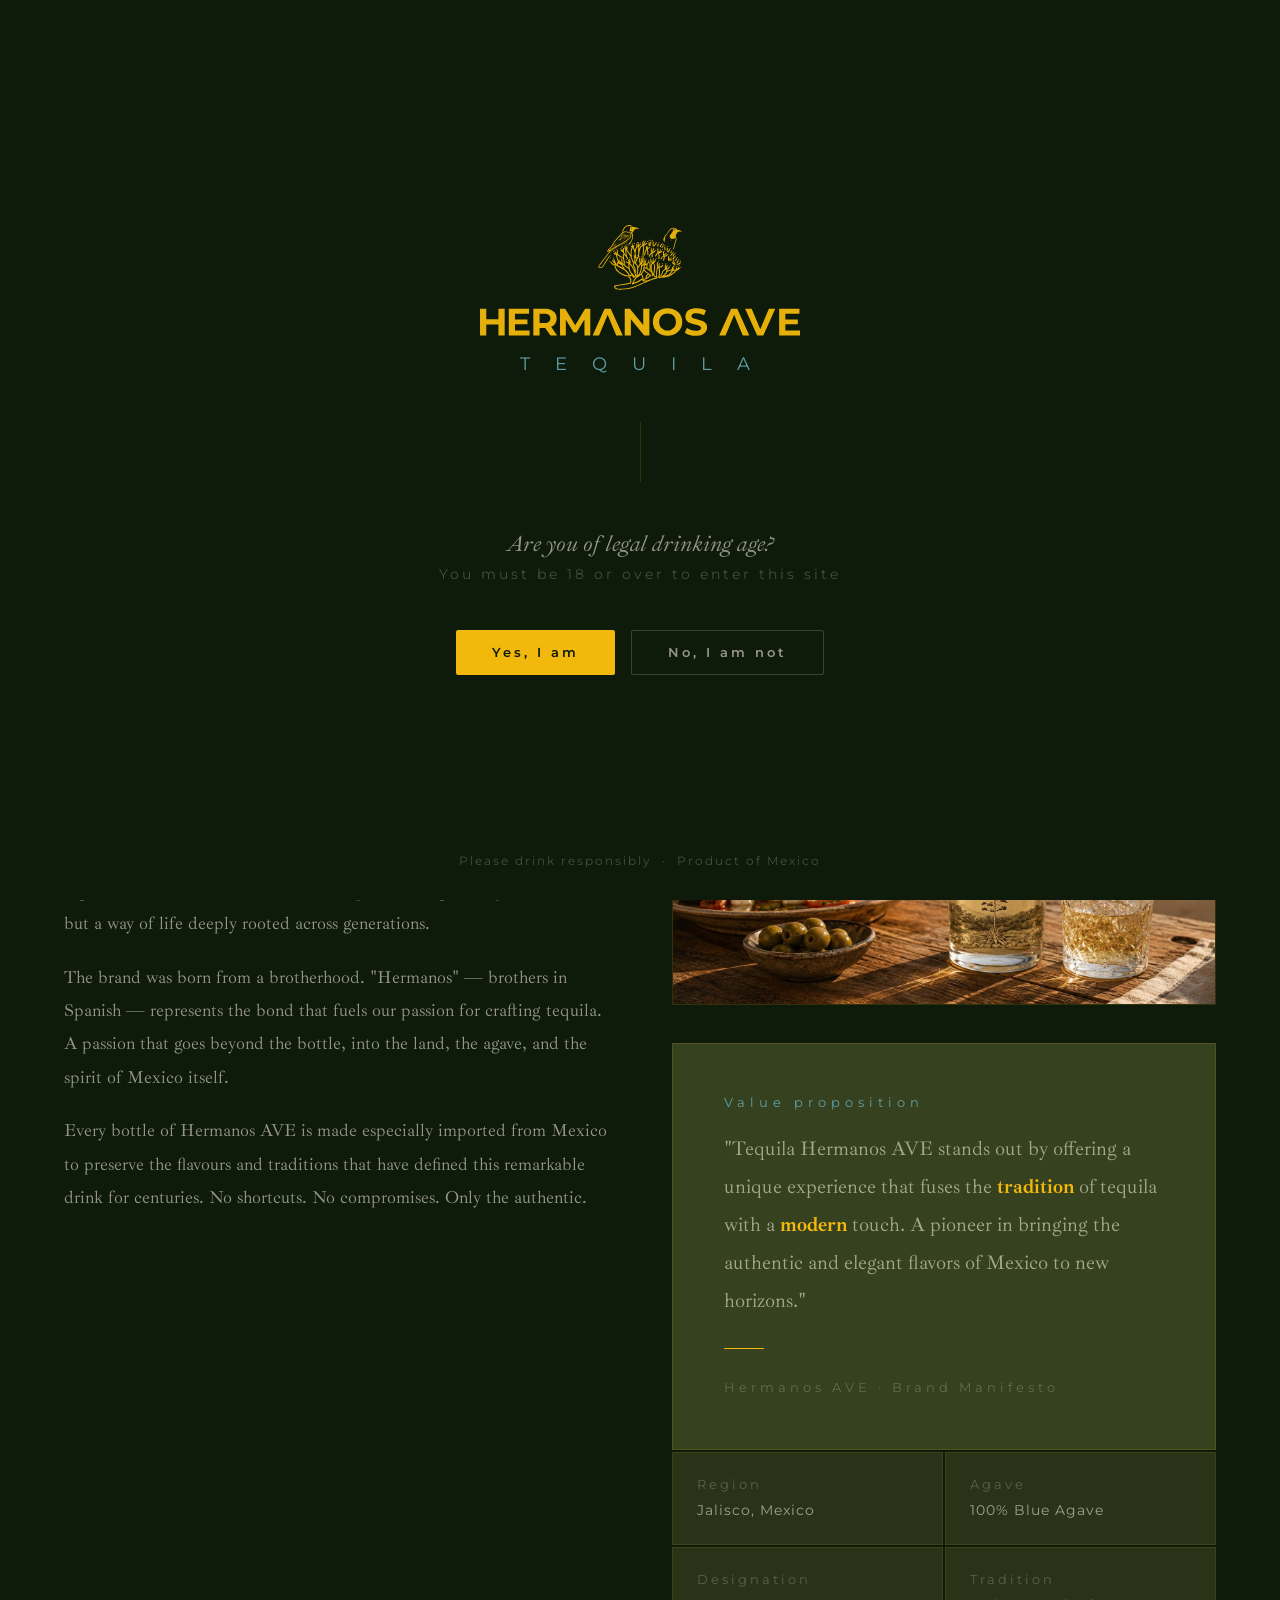
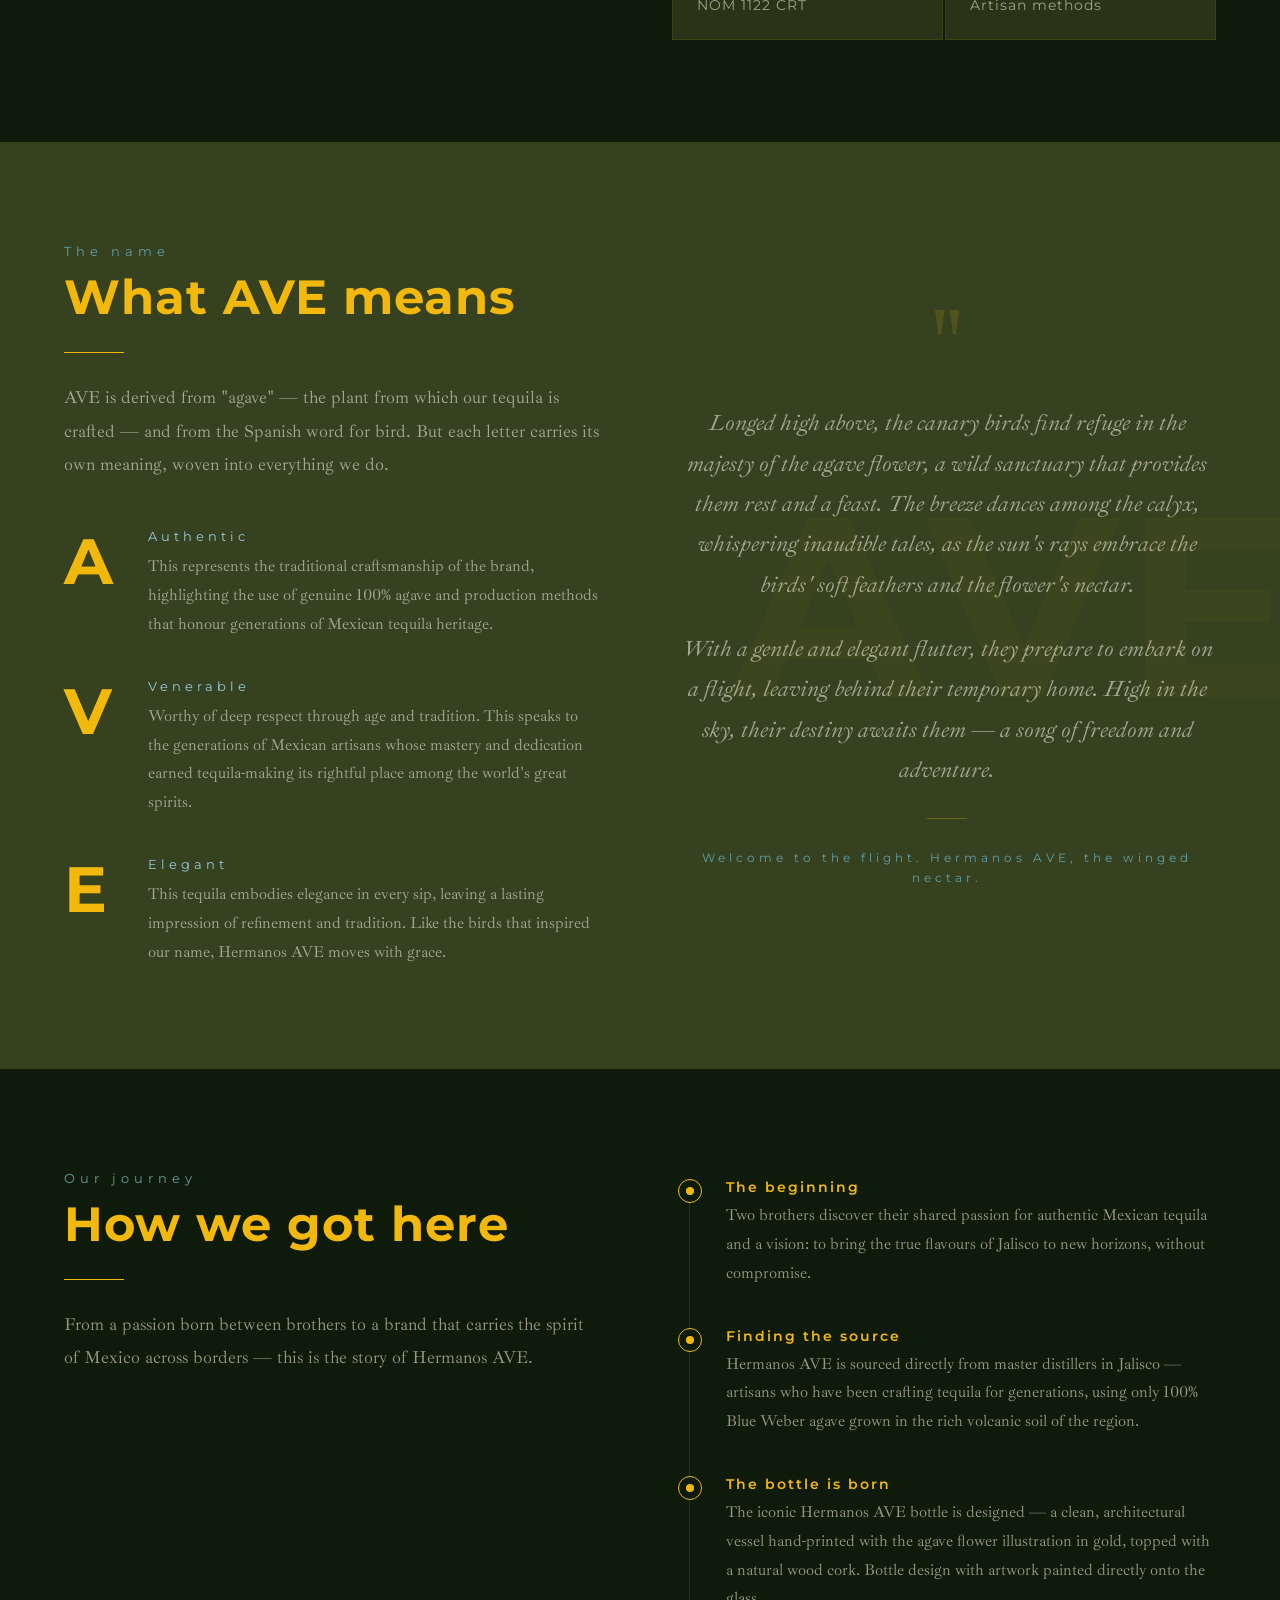
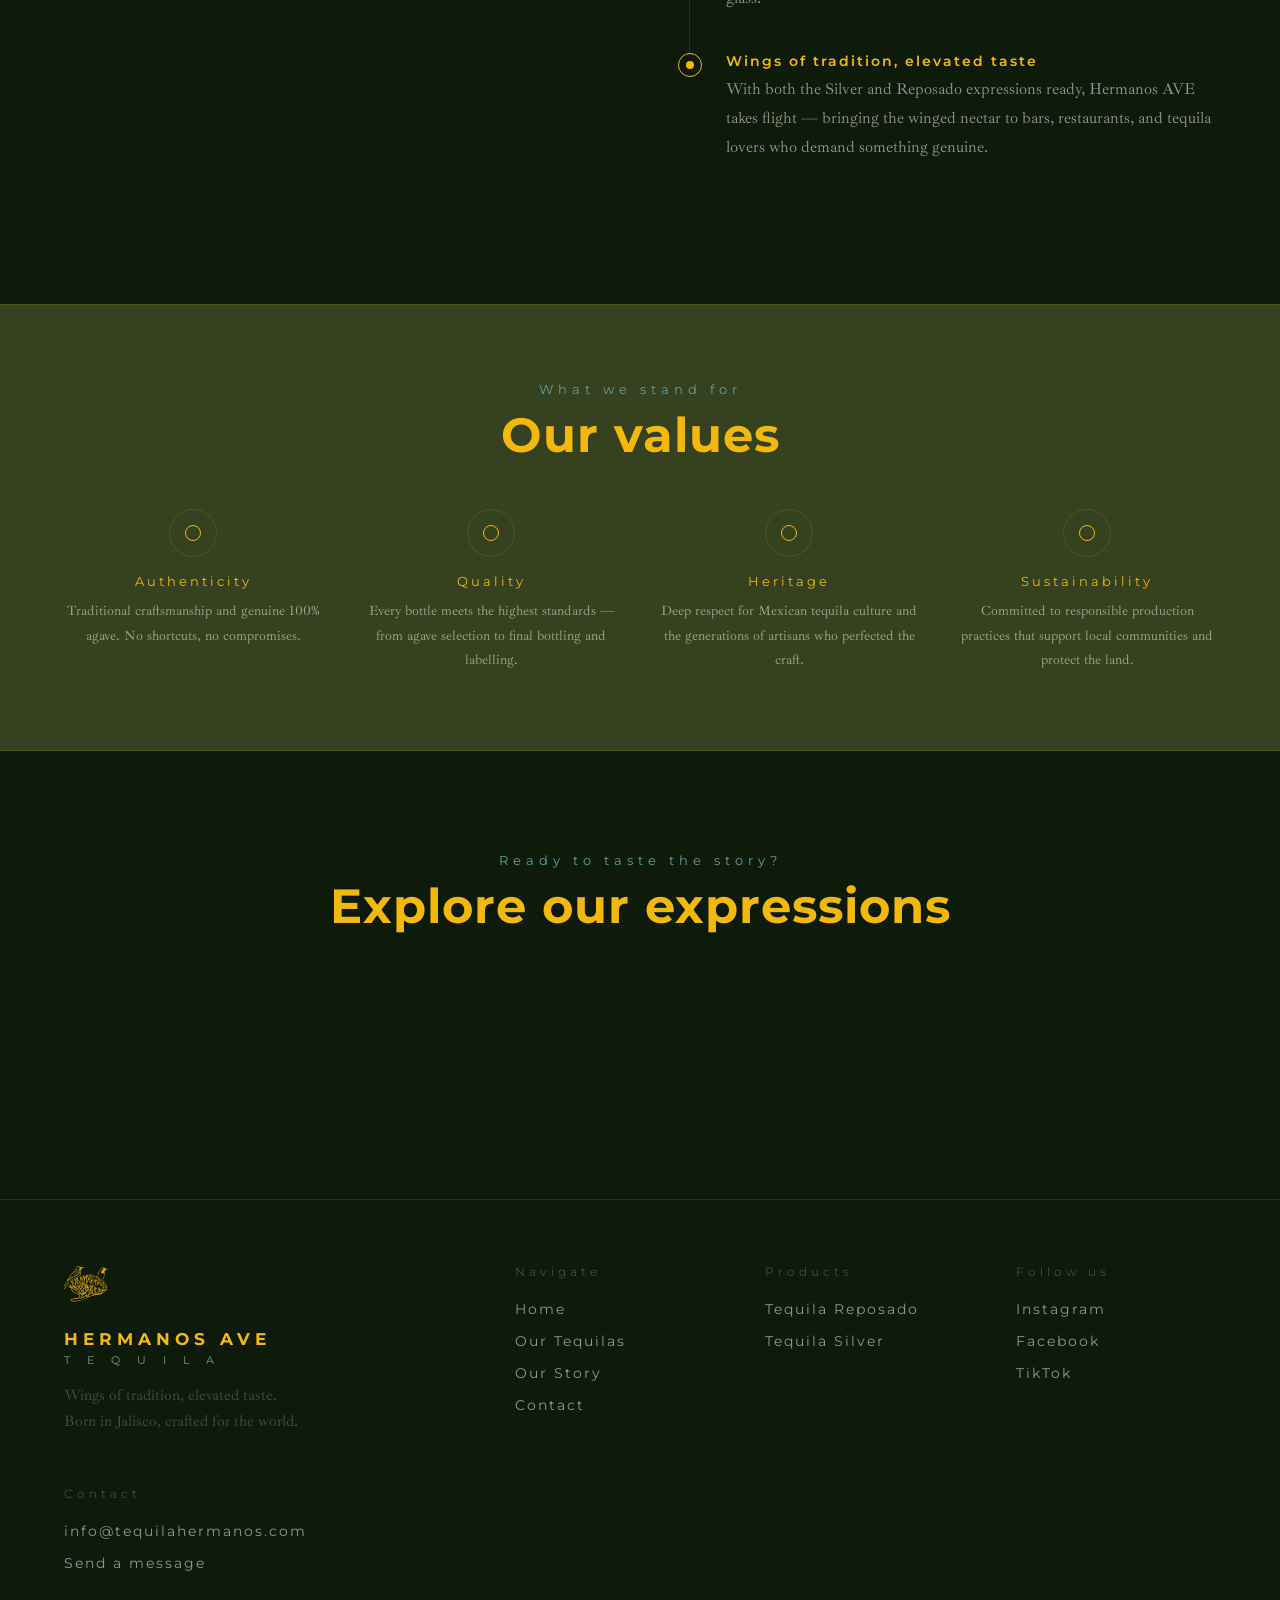
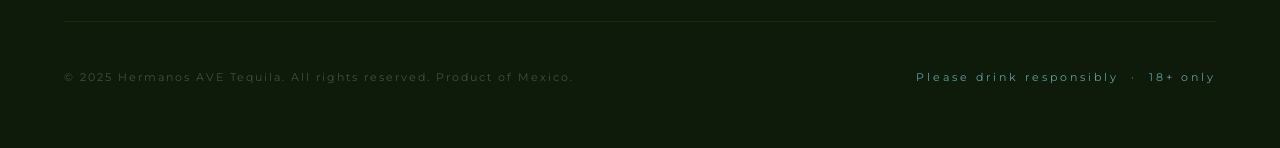
<file: story.html>
<!DOCTYPE html>
<html lang="en">
<head>
  <meta charset="UTF-8" />
  <meta name="viewport" content="width=device-width, initial-scale=1.0" />
  <meta name="description" content="The story behind Hermanos AVE Tequila — born in Jalisco, Mexico. The meaning of AVE, the brotherhood, and the winged nectar concept." />
  <title>Our Story — Hermanos AVE</title>
  <link rel="preconnect" href="https://fonts.googleapis.com" />
  <link rel="preconnect" href="https://fonts.gstatic.com" crossorigin />
  <link rel="stylesheet" href="css/style.css" />
  <!-- Google Analytics -->
  <script async src="https://www.googletagmanager.com/gtag/js?id=G-MLSMTG87J6"></script>
  <script>
    window.dataLayer = window.dataLayer || [];
    function gtag(){dataLayer.push(arguments);}
    gtag('js', new Date());
    gtag('config', 'G-MLSMTG87J6');
  </script>
</head>
<body>

<!-- ── AGE GATE ──────────────────────────────────────────────── -->
<div id="age-gate">
  <div style="width:clamp(180px,40vw,320px);margin:0 auto;"><svg style="width:clamp(180px,40vw,320px);height:auto;height:auto;margin-bottom:12px;opacity:0.95" xmlns="http://www.w3.org/2000/svg" viewBox="0 0 459.17 158.96">
  <g>
    <g>
      <polygon fill="#F2B90C" points="35.38 158.43 35.38 120.16 26.45 120.16 26.45 135.25 8.98 135.25 8.98 120.16 0 120.16 0 158.43 8.98 158.43 8.98 142.74 26.45 142.74 26.45 158.43 35.38 158.43"/>
      <polygon fill="#F2B90C" points="71.12 151.31 50.13 151.31 50.13 142.46 68.04 142.46 68.04 135.51 50.13 135.51 50.13 127.26 70.41 127.26 70.41 120.15 41.26 120.15 41.26 158.42 71.12 158.42 71.12 151.31"/>
      <polygon fill="#F2B90C" points="459.17 151.34 438.18 151.34 438.18 142.48 456.09 142.48 456.09 135.54 438.18 135.54 438.18 127.28 458.46 127.28 458.46 120.18 429.31 120.18 429.31 158.45 459.17 158.45 459.17 151.34"/>
      <path fill="#F2B90C" d="M102.14,146.1c2.5-1.07,4.43-2.64,5.79-4.7,1.36-2.06,2.04-4.53,2.04-7.41s-.68-5.3-2.04-7.38c-1.36-2.08-3.29-3.67-5.79-4.78-2.5-1.11-5.47-1.67-8.93-1.67h-16.7v38.27h8.98v-10.72h7.71c.13,0,.25-.01.39-.02l7.49,10.73h9.59l-8.6-12.31s.04-.01.06-.02ZM98.89,129.09c1.39,1.15,2.09,2.78,2.09,4.89s-.7,3.76-2.09,4.92c-1.4,1.17-3.45,1.75-6.17,1.75h-7.22v-13.29h7.22c2.72,0,4.78.57,6.17,1.72Z"/>
      <polygon fill="#F2B90C" points="149.92 158.43 158.24 158.43 158.24 120.15 150.8 120.15 136.65 143.91 122.2 120.15 114.82 120.15 114.82 158.43 123.14 158.43 123.14 135.85 134.49 154.33 138.46 154.33 149.82 135.6 149.92 158.43"/>
      <polygon fill="#F2B90C" points="178.75 120.16 161.62 158.43 170.76 158.43 183.13 128.92 195.5 158.43 204.87 158.43 187.57 120.16 178.75 120.16"/>
      <polygon fill="#F2B90C" points="235.68 158.42 243.06 158.42 243.06 120.14 234.25 120.14 234.25 143.36 215.07 120.14 207.69 120.14 207.69 158.42 216.5 158.42 216.5 135.2 235.68 158.42"/>
      <path fill="#F2B90C" d="M290.23,139.16c0-2.88-.52-5.52-1.57-7.93-1.05-2.41-2.53-4.5-4.44-6.29-1.91-1.79-4.14-3.16-6.69-4.13-2.55-.97-5.36-1.45-8.4-1.45s-5.85.49-8.4,1.48c-2.55.98-4.78,2.37-6.69,4.15-1.91,1.79-3.39,3.87-4.44,6.26-1.05,2.39-1.57,5.02-1.57,7.9s.52,5.47,1.57,7.87c1.05,2.41,2.52,4.5,4.44,6.29,1.91,1.79,4.15,3.17,6.72,4.15,2.57.98,5.38,1.48,8.43,1.48s5.79-.48,8.35-1.45c2.55-.97,4.78-2.34,6.69-4.13,1.91-1.79,3.39-3.89,4.44-6.32,1.05-2.42,1.57-5.06,1.57-7.9ZM280.28,144.11c-.61,1.48-1.46,2.77-2.56,3.88-1.1,1.11-2.38,1.97-3.83,2.57-1.45.6-3.04.9-4.77.9s-3.33-.3-4.79-.9c-1.47-.6-2.75-1.46-3.83-2.57-1.08-1.11-1.93-2.41-2.53-3.88-.61-1.48-.91-3.13-.91-4.95s.3-3.47.91-4.95c.61-1.48,1.45-2.77,2.53-3.88,1.08-1.11,2.36-1.97,3.83-2.57,1.47-.6,3.07-.9,4.79-.9s3.31.3,4.77.9c1.45.6,2.73,1.46,3.83,2.57,1.1,1.11,1.96,2.41,2.56,3.88.61,1.48.91,3.13.91,4.95s-.3,3.47-.91,4.95Z"/>
      <path fill="#F2B90C" d="M324.15,153c1.19-1.79,1.79-3.75,1.79-5.9,0-1.97-.41-3.62-1.24-4.95-.83-1.33-1.9-2.39-3.22-3.17-1.32-.78-2.77-1.43-4.35-1.94-1.58-.51-3.18-.94-4.79-1.28-1.62-.35-3.09-.69-4.41-1.04-1.32-.35-2.39-.83-3.2-1.45-.81-.62-1.21-1.44-1.21-2.46,0-.8.25-1.53.74-2.19.5-.66,1.28-1.18,2.34-1.56,1.07-.38,2.48-.57,4.24-.57s3.45.25,5.29.74c1.84.49,3.62,1.23,5.35,2.21l2.81-6.67c-1.76-1.09-3.83-1.93-6.2-2.52-2.37-.58-4.77-.87-7.19-.87-3.64,0-6.66.54-9.06,1.61-2.41,1.08-4.2,2.51-5.37,4.32-1.18,1.8-1.76,3.8-1.76,5.99,0,2,.39,3.67,1.18,5,.79,1.33,1.85,2.41,3.2,3.23,1.34.82,2.81,1.48,4.41,1.97,1.6.49,3.19.91,4.77,1.26,1.58.35,3.04.71,4.38,1.09,1.34.38,2.41.87,3.22,1.48.81.6,1.21,1.41,1.21,2.43,0,.8-.26,1.5-.77,2.1-.52.6-1.31,1.09-2.4,1.45-1.08.37-2.51.55-4.27.55-2.31,0-4.61-.37-6.89-1.12-2.28-.75-4.23-1.7-5.84-2.87l-3.03,6.67c1.73,1.31,4.01,2.38,6.86,3.2,2.85.82,5.81,1.23,8.9,1.23,3.64,0,6.67-.55,9.09-1.64,2.42-1.09,4.23-2.53,5.43-4.32Z"/>
      <polygon fill="#F2B90C" points="369.18 120.16 360.36 120.16 343.22 158.43 352.37 158.43 364.74 128.91 377.11 158.43 386.48 158.43 369.18 120.16"/>
      <polygon fill="#F2B90C" points="397.77 158.43 406.58 158.43 423.72 120.16 414.57 120.16 402.2 149.67 389.83 120.16 380.46 120.16 397.77 158.43"/>
      <g>
        <path fill="#F2B90C" d="M201.34,20.8s.05-.06.09-.09c.02-.1.19-.21.37-.27.04-.04.1-.08.16-.12,0,0,0,0,0,0-.02,0-.01,0-.03,0-.11.11-.3.21-.45.21-.06,0-.06-.02-.1-.03-.02.02-.03.05-.05.07-.02.03-.04.07-.07.1.09.03.12.07.07.13,0,0,0,0,0,0Z"/>
        <path fill="#F2B90C" d="M191.58,34s.04-.09.09-.12c.86-.54,1.81-.92,2.8-1.15.05-.05.11-.08.17-.13-.14.08-.3.16-.45.12-.06-.01-.14-.06-.16-.12-.01-.05.03-.09.05-.13-.14.05-.31.12-.44.07-.05-.02-.03-.05-.03-.08-1.32.75-2.49,1.45-3.47,2.05-.18.2-.34.41-.52.61.55-.36,1.08-.76,1.67-1.07.08-.04.19-.06.3-.05Z"/>
        <path fill="#F2B90C" d="M203.8,15.86s0-.02-.02-.03c-.03.11-.07.22-.1.32.05-.09.17-.2.3-.25-.06,0-.13,0-.19-.04Z"/>
        <path fill="#F2B90C" d="M273.22,16.24c.02-.08.04-.16.06-.24-.02.07-.07.12-.08.19,0,.02.01.03.02.05Z"/>
        <path fill="#F2B90C" d="M196.04,31.12c-.3.16-.6.33-.89.49.08-.03.17-.03.25-.06.22-.14.41-.3.64-.43Z"/>
        <path fill="#F2B90C" d="M200.36,29.76s0-.02.02-.03c-.02.01-.04.01-.06.02.02,0,.03.01.05.01Z"/>
        <path fill="#F2B90C" d="M262.91,74.07c.1,0,.2,0,.3-.02-.05-.04-.12-.04-.16-.09-.05.03-.09.07-.14.1Z"/>
        <path fill="#F2B90C" d="M252.85,75.4s.05-.01.08-.02c0-.01,0-.03,0-.04-.02.03-.05.04-.08.06Z"/>
        <path fill="#F2B90C" d="M200.61,54.13s.08.04.12.06c.07,0,.16.06.22.08.08.03.16.05.24.07.04,0,.14.04.21.04,0,0,.01,0,.02,0,.02,0,.05,0,.07,0-.04-.06-.07-.13-.11-.19-.09-.14-.18-.27-.27-.4-.02-.03-.04-.05-.06-.08,0,0,0,0,0,0-.05-.06-.09-.11-.14-.17-.2-.24-.42-.47-.65-.68-.12-.11-.24-.22-.37-.32-.03-.02-.05-.04-.08-.07-.06-.05-.13-.1-.2-.14-.14-.1-.21-.23-.27-.36.21.57.41,1.14.62,1.71.05.05.09.1.15.15.03.02.08.05.1.08,0,0-.02-.01-.03-.02.07.05.14.09.21.14.07.04.15.08.22.12Z"/>
        <path fill="#F2B90C" d="M209.19,14.86s-.08-.02-.08-.04c-.02.02-.05.05-.07.07.05-.02.11-.03.14-.03,0,0,0,0,0,0Z"/>
        <path fill="#F2B90C" d="M202.56,55.71c.11.06.23.12.34.18,0-.1-.01-.19-.01-.29-.04.02-.06.07-.1.08-.07.02-.15,0-.22.03Z"/>
        <path fill="#F2B90C" d="M187.01,46.75c-.94,0-.94,1.46,0,1.46s.94-1.46,0-1.46Z"/>
        <path fill="#F2B90C" d="M185.68,51.25c-.94,0-.94,1.46,0,1.46s.94-1.46,0-1.46Z"/>
        <path fill="#F2B90C" d="M191.45,47.73c.94,0,.94-1.46,0-1.46s-.94,1.46,0,1.46Z"/>
        <path fill="#F2B90C" d="M200.68,47.74c.94,0,.94-1.46,0-1.46s-.94,1.46,0,1.46Z"/>
        <path fill="#F2B90C" d="M199.63,49.45c-.94,0-.94,1.46,0,1.46s.94-1.46,0-1.46Z"/>
        <path fill="#F2B90C" d="M214.37,46.63c-.94,0-.94,1.46,0,1.46s.94-1.46,0-1.46Z"/>
        <path fill="#F2B90C" d="M209.97,48.27c-.94,0-.94,1.46,0,1.46s.94-1.46,0-1.46Z"/>
        <path fill="#F2B90C" d="M225.61,44.25c.94,0,.94-1.46,0-1.46s-.94,1.46,0,1.46Z"/>
        <path fill="#F2B90C" d="M231.3,46.69c.94,0,.94-1.46,0-1.46s-.94,1.46,0,1.46Z"/>
        <path fill="#F2B90C" d="M229.15,46.43c.94,0,.94-1.46,0-1.46s-.94,1.46,0,1.46Z"/>
        <path fill="#F2B90C" d="M241.84,51.27c.94,0,.94-1.46,0-1.46s-.94,1.46,0,1.46Z"/>
        <path fill="#F2B90C" d="M238.7,49.59c-.94,0-.94,1.46,0,1.46s.94-1.46,0-1.46Z"/>
        <path fill="#F2B90C" d="M236.65,48.81c.94,0,.94-1.46,0-1.46s-.94,1.46,0,1.46Z"/>
        <path fill="#F2B90C" d="M261.45,56.04c.94,0,.94-1.46,0-1.46s-.94,1.46,0,1.46Z"/>
        <path fill="#F2B90C" d="M256.38,52.25c.94,0,.94-1.46,0-1.46s-.94,1.46,0,1.46Z"/>
        <path fill="#F2B90C" d="M245.01,47.53c.94,0,.94-1.46,0-1.46s-.94,1.46,0,1.46Z"/>
        <path fill="#F2B90C" d="M248.5,46.95c-.94,0-.94,1.46,0,1.46s.94-1.46,0-1.46Z"/>
        <path fill="#F2B90C" d="M252.96,48.58c.94,0,.94-1.46,0-1.46s-.94,1.46,0,1.46Z"/>
        <path fill="#F2B90C" d="M273.24,58.6c.94,0,.94-1.46,0-1.46s-.94,1.46,0,1.46Z"/>
        <path fill="#F2B90C" d="M269.45,58.4c.94,0,.94-1.46,0-1.46s-.94,1.46,0,1.46Z"/>
        <path fill="#F2B90C" d="M266.58,56.52c.94,0,.94-1.46,0-1.46s-.94,1.46,0,1.46Z"/>
        <path fill="#F2B90C" d="M285.73,61.92c-.16.1-.32.21-.49.31.3-.47.64-.91.86-1.43.15-.35-.16-.82-.51-.9-.43-.1-.74.13-.9.51.06-.15,0-.01,0,.02-.02.05-.04.09-.06.14-.04.09-.09.18-.13.27-.09.18-.19.35-.29.52-.1.17-.21.34-.33.5-.06.08-.12.16-.18.24.06-.08.03-.04-.02.02-.03.04-.06.08-.09.12-.25.3-.52.58-.8.84,0,0,0,0,0,0-.01-.62-.07-1.25,0-1.87.04-.38-.37-.75-.73-.73-.43.02-.68.32-.73.73-.1.93-.07,1.86,0,2.79-.91-.54-2.81.1-4.06.53.3-.51.62-1.01.98-1.48.09-.12.19-.24.29-.35.13-.15.21-.31.21-.52,0-.18-.08-.39-.21-.52-.27-.25-.77-.31-1.03,0-.33.39-.58.84-.87,1.26.05-.19.08-.37.15-.56.32-.79.82-1.57,1.31-2.29.22-.33.06-.81-.26-1-.36-.21-.78-.07-1,.26-.9,1.34-1.77,2.88-1.8,4.51-2.14.46-4.25,1.09-6.28,1.91.07-.61.11-1.26.06-1.86.63-.11,1.23-.39,1.73-.78.86-.68,1.39-1.68,1.85-2.66.16-.34.11-.8-.26-1-.32-.17-.83-.11-1,.26-.2.43-.41.85-.65,1.25-.06.1-.13.2-.19.29-.03.05-.07.09-.1.14-.08.1.11-.12-.04.05-.15.18-.31.35-.48.5-.03.03-.07.06-.1.08.11-.09-.05.04-.06.04-.09.06-.19.12-.28.17-.04.02-.08.04-.12.06-.19.1.13-.04-.07.03-.09.03-.19.07-.28.09-.05.01-.11.03-.16.04,0,0-.19.03-.1.02.09,0-.06,0-.09,0-.07-.11-.16-.2-.25-.28.35-1.06.7-2.11,1.06-3.17.12-.36-.14-.81-.51-.9-.4-.09-.77.12-.9.51-.36,1.07-.72,2.15-1.07,3.22-.2-1.43-.08-2.89.41-4.26.13-.37-.15-.8-.51-.9-.4-.11-.76.14-.9.51-.63,1.77-.75,3.68-.38,5.52.01.07.08.09.12.15-1.61.95-3.1,2.2-3.99,3.84-.69,1.28-.71,2.7-1.25,4.02-.46,1.12-1.43,1.85-2.57,2.15.92-3.84.89-7.85-.12-11.68,2.17-.03,4.32-1.21,5.23-3.23.16-.36.1-.78-.26-1-.31-.18-.84-.1-1,.26-.43.96-1.09,1.62-2.01,2.11-.26.14-.35.17-.61.26-.25.08-.5.14-.75.19-.23.05.13,0-.11.02-.05,0-.1.01-.15.01-.1,0-.2,0-.3.01.01-1.25.03-2.5.04-3.74,0-.14-.08-.27-.16-.39.61-.28.55-1.34-.27-1.34-.65,0-.82.69-.57,1.11-.25.12-.45.31-.46.61-.02,1.28-.03,2.55-.05,3.83-.09-.03-.19-.04-.28-.04-.71-1.79-1.36-3.84-.26-5.57.5-.79-.76-1.53-1.26-.74-1.38,2.17-.66,4.7.21,6.92-.4.3-.76.65-1.05,1.08-.1.15-.12.39-.07.56.04.13.15.25.26.34-.95,3.88-1.2,7.86-.8,11.83-.03-.02-.03-.07-.06-.08-.3-.17-.59-.36-.86-.57-.03-.03-.07-.06-.11-.08-.06-.05-.12-.1-.19-.16-.13-.12-.26-.24-.39-.36-.12-.12-.24-.24-.35-.37-.06-.07-.12-.13-.17-.2-.03-.03-.05-.06-.08-.09-.19-.29-.4-.57-.58-.87-.04-.06-.12-.08-.17-.13.36-3.05.91-6.07,1.27-9.12.33-2.79.07-5.63-1.71-7.9h0c.69-.28,1.31-.7,1.76-1.34.63-.88.89-1.98,1.13-3.02.09-.37-.11-.81-.51-.9-.37-.08-.8.11-.9.51-.11.45-.21.9-.35,1.34-.04.12-.08.23-.12.34-.02.06-.04.11-.07.17-.05.12.07-.15-.03.06-.09.2-.2.4-.32.6-.05.08-.11.16-.16.23.06-.08.01-.02-.03.03-.03.04-.07.08-.11.12-.06.07-.13.14-.2.2-.04.04-.08.07-.12.11-.1.09.04-.02-.03.02-.05.03-.11.07-.16.11-.04-1.05-.07-2.1-.11-3.15-.01-.38-.33-.75-.73-.73-.38.02-.74.32-.73.73.04,1.02.07,2.04.11,3.06-.03,0-.06,0-.09,0-.02,0-.22-.02-.12,0s-.09-.02-.12-.02c-.12-.02-.24-.06-.36-.1-.02,0-.2-.07-.11-.04.08.03-.12-.06-.14-.07-.11-.06-.22-.12-.32-.19-.03-.02-.17-.13-.05-.03-.05-.04-.09-.08-.14-.12-.09-.08-.17-.18-.25-.27.1.11-.02-.03-.04-.05-.03-.05-.07-.11-.1-.16-.03-.05-.06-.11-.09-.17-.01-.02-.08-.21-.03-.06-.04-.12-.08-.24-.12-.36-.02-.06-.03-.12-.04-.18,0-.03,0-.06-.01-.09,0-.12-.02-.23-.01-.35,0-.06,0-.13,0-.19,0-.17-.03.1,0-.06.03-.13.05-.27.1-.4.02-.05.04-.11.06-.16.02-.03.03-.07.05-.1.17-.34.1-.81-.26-1-.33-.17-.81-.1-1,.26-.66,1.31-.51,2.89.41,4.03.5.62,1.21,1,1.97,1.19-2.16,1.57-2.11,5.02-2.05,7.5.03,1.41.29,2.76.62,4.11-.41-.44-.85-.84-1.31-1.22.26-.09.49-.26.5-.62.12-3.46.02-6.93-.29-10.38-.08-.93-1.54-.94-1.46,0,.31,3.41.4,6.83.29,10.25-.99-.72-2.06-1.36-3.18-1.88.19-.18.3-.42.24-.68-.36-1.47-.25-2.99.29-4.44.09-.23-.03-.47-.2-.65,1.1-.87,1.97-2.02,2.45-3.35.13-.37-.15-.8-.51-.9-.4-.11-.76.14-.9.51-.03.07-.05.14-.08.21-.08.22.06-.11-.04.11-.06.13-.12.25-.18.37-.13.25-.28.48-.44.71-.13.19-.28.36-.49.58-.19.2-.4.39-.61.57-.15.12-.36.27-.59.42-.24.15-.48.28-.73.4-.17.08-.4.17-.67.25-.05.01-.1.02-.15.03.25-1.36.49-2.73.84-4.07.24-.91-1.16-1.3-1.41-.39-.27,1.03-.43,2.08-.65,3.12-.38-1.48-.39-3.03.03-4.52.26-.9-1.15-1.29-1.41-.39-.48,1.68-.49,3.48-.06,5.17-.89.85-1.78,1.71-2.67,2.56-.12-.47-.21-.94-.34-1.4.11-.03.23-.05.32-.13,2.04-1.69,2.25-4.45,2.09-6.92.33-.12.61-.42.54-.85-.53-3.41-.04-6.86.36-10.26.21-1.74.42-3.5.42-5.26,0-.88-.12-1.85-.63-2.58.04-.01.09,0,.13-.02,1.82-.88,3.49-2.06,4.95-3.46.29-.27.28-.76,0-1.03-.28-.28-.75-.27-1.03,0-1.15,1.11-2.45,1.99-3.85,2.76.92-1.05,1.67-2.24,2.08-3.58.11-.37-.13-.81-.51-.9-.39-.09-.78.12-.9.51-.06.2-.12.39-.19.58l-.05.13s-.07.18-.04.1c.03-.07-.03.06-.03.07-.02.05-.05.1-.07.16-.17.37-.37.73-.59,1.07-.1.16-.21.32-.33.48-.03.05-.07.09-.1.14.05-.06.02-.03-.01.01-.05.06-.09.11-.14.17-.08-1.08.13-2.17.67-3.12.17-.3.08-.55-.09-.76.09.05.16.12.28.12.94,0,.94-1.46,0-1.46-.64,0-.81.66-.58,1.09-.3-.13-.67-.1-.88.26-.98,1.71-1.12,3.75-.52,5.6-1.61-.08-3.18,1.65-3.78,3.04-.33.77-.58,1.58-.82,2.4.03-.87.03-1.74-.06-2.59-.04-.34-.15-.68-.29-1,1.06-.72,1.97-1.66,2.59-2.79.18-.33.09-.81-.26-1-.34-.18-.8-.1-1,.26-.15.26-.31.52-.48.77-.03.04-.07.09-.1.13,0,0,0,0,0,.01-.02.03-.05.06-.07.08-.1.12-.19.23-.3.34-.19.21-.4.4-.61.58.1-.75.2-1.51.3-2.26.02-.17-.1-.4-.21-.52-.13-.13-.33-.22-.52-.21-.19,0-.38.07-.52.21-.14.15-.19.31-.21.52-.11.86-.23,1.72-.34,2.58-.21,0-.39.04-.58.09-.01-.05-.03-.09-.05-.14-.04-.15-.07-.29-.1-.44q-.01-.09,0,0s0-.09-.01-.13c0-.08-.01-.15-.01-.23,0-.16,0-.32,0-.49,0-.06.01-.13.02-.19-.02.17.02-.1.02-.13.03-.15.06-.3.11-.44.03-.08.05-.16.08-.25.02-.04.03-.08.05-.12-.03.07-.03.07,0,0,.16-.35.11-.8-.26-1-.32-.17-.83-.11-1,.26-.6,1.33-.61,2.82-.06,4.16-.29.36-.53.75-.72,1.14-.66,1.36-1.25,2.78-1.66,4.25-.41-1.24-.95-2.42-1.7-3.44-.08-.1-.18-.17-.27-.26.16.02.33.03.47-.06.17-.11.26-.25.34-.44.28-.69.42-1.44.44-2.19,0-.38-.34-.75-.73-.73-.4.02-.72.32-.73.73,0,.17-.02.33-.04.5-.07.45-.18.89-.34,1.31-.06.15,0,.35.07.5-.04-.02-.08-.04-.12-.05-.03-1-.07-2-.1-3.01-.01-.38-.33-.75-.73-.73-.38.02-.74.32-.73.73.02.56.04,1.12.06,1.68-.02-.05-.06-.09-.08-.14l.05.12c-.02-.09-.07-.18-.13-.25-.05-.08-.12-.14-.2-.19-.16-.09-.39-.13-.56-.07-.18.06-.35.17-.44.34-.08.16-.15.38-.07.56.09.22.19.44.31.65.12.2.27.39.42.57.09.11.23.19.33.29-.68.86-.92,2.17-1.15,3.18-.51,2.28-.55,4.61-.33,6.92-.09-.05-.16-.12-.28-.12-.07,0-.1.05-.16.07-.91-1.55-1.89-3.06-3.01-4.48-.46-.58-.94-1.15-1.43-1.7-.07-.08-.16-.16-.23-.24.63-1.73.66-3.68.09-5.43-.12-.37-.51-.62-.9-.51-.37.1-.63.52-.51.9.29.89.35,1.8.28,2.71-.04-.13-.08-.25-.12-.38-.09-.31-.16-.62-.21-.94,0-.05-.01-.09-.02-.14.01.08,0,.08,0-.01,0-.07-.02-.14-.02-.2-.02-.18-.03-.37-.03-.55-.01-.38-.33-.75-.73-.73-.39.02-.74.32-.73.73,0,.26.09.51.12.76-.01-.03-.04-.06-.05-.09-.15-.35-.69-.46-1-.26-.36.23-.43.62-.26,1,.48,1.08,1.08,2.11,1.72,3.1-.66.89-.28,2.49-.16,3.48.15,1.21.3,2.42.45,3.63-.91-1.3-1.78-2.63-2.62-3.97.3-1.79.37-3.6.14-5.4-.05-.39-.3-.73-.73-.73-.36,0-.78.34-.73.73.14,1.09.14,2.19.07,3.29-.15-.2-.29-.4-.41-.61-.15-.25-.29-.5-.42-.76-.06-.12-.1-.28-.17-.38.05.06.04.1,0,0-.01-.03-.03-.07-.04-.1-.03-.07-.06-.15-.08-.22-.13-.36-.5-.64-.9-.51-.35.11-.65.51-.51.9.07.19.18.36.26.54-.02-.03-.04-.05-.05-.08-.2-.32-.66-.48-1-.26-.33.21-.48.65-.26,1,.76,1.24,1.89,2.15,3.23,2.71.02.05,0,.09.02.13,1.85,3.02,3.9,5.91,6.1,8.68-.2.43-.03,1.05.59,1.05s.79-.61.6-1.04c.19-.29.17-.64-.05-.91-.46-.58-.89-1.19-1.34-1.79,0-.03.04-.05.03-.08-.23-1.84-.46-3.68-.68-5.52-.06-.46-.11-.92-.17-1.38-.05-.38-.21-.93-.11-1.32.04-.15.15-.23.04-.24.11.02.22.19.3.27.3.32.59.67.88,1.01,2.16,2.57,3.94,5.44,5.32,8.5.06.14.21.2.34.26.22,1.29.51,2.57.99,3.8.49,1.27,1.12,3,2.57,3.43-1.43,1.72-.98,4.13.04,5.94.75,1.33,1.49,2.55,1.71,4.1.06.44.04.89.05,1.33-1.46-3.81-3.65-7.31-6.47-10.29.03-.06.11-.09.12-.15.4-1.82.27-3.75-.44-5.48-.15-.36-.48-.62-.9-.51-.34.09-.66.53-.51.9.42,1.03.55,2.11.53,3.19-.17-1.11-.44-2.2-.92-3.23-.16-.35-.69-.46-1-.26-.36.23-.44.63-.26,1,.15.32.22.5.35.87.11.32.21.64.29.97.08.33.14.66.19.99-.02-.13,0,.08.01.1,0,.04,0,.08.01.12,0,0,0,0,0,0-.16,0-.31,0-.47-.02-.16-.02,0-.02,0,0,0,0-.1-.02-.11-.02-.08-.01-.16-.03-.24-.05-.15-.04-.3-.08-.45-.13-.07-.02-.14-.05-.21-.08,0,0,0,0,0,0-.04-.02-.08-.04-.13-.06-.14-.07-.28-.14-.41-.23-.07-.04-.14-.09-.21-.14-.03-.02-.06-.04-.08-.06-.26-.18-.5-.45-.7-.69-.24-.3-.78-.27-1.03,0-.29.32-.26.71,0,1.03.95,1.17,2.45,1.85,3.95,1.89-.08,1.99-.08,4,.12,5.98-1.85-1.4-3.71-2.81-5.57-4.21.11-.11.21-.25.22-.45.21-4.7-2.05-9.27-1.26-13.96.16-.92-1.25-1.31-1.41-.39-.28,1.62-.2,3.21,0,4.79-1.45-1.06-2.91-2.11-4.41-3.09-.91-.6-1.83-1.18-2.76-1.75-.15-.09-.32-.2-.5-.3.03-.1.03-.21.06-.32.16-.19.25-.42.18-.64-.01-.03-.04-.04-.06-.07.29-1.46.33-2.97-.07-4.41-.25-.9-1.66-.52-1.41.39.33,1.17.29,2.37.09,3.55-.03,0-.05,0-.08-.02-.08-.02-.16-.04-.23-.07-.03,0-.11-.05-.03-.01-.01,0-.03-.01-.04-.02-.14-.07-.28-.15-.41-.24-.05-.03-.12-.13.02.02-.02-.02-.05-.04-.08-.06-.06-.05-.11-.1-.16-.15-.06-.06-.11-.11-.16-.17,0,0,0,0,0,.01,0,0,0-.01-.01-.02-.02-.03-.04-.05-.06-.08-.07-.11-.13-.22-.19-.34,0-.01,0-.02-.01-.03-.01-.04-.03-.08-.04-.12-.02-.08-.04-.16-.06-.24-.07-.38-.54-.62-.9-.51-.4.13-.59.49-.51.9.16.85.72,1.57,1.41,2.05.2.14.44.2.67.29-.19,0-.38,0-.58,0-.04,0-.09,0-.13-.01-.03,0-.06,0-.07,0-.07-.01-.14-.02-.21-.04-.17-.03-.34-.08-.5-.14-.02,0-.07-.03-.04-.02,0,0-.02-.01-.02-.01-.06-.03-.13-.06-.19-.1s-.11-.08-.17-.11c0,0,0,0,0,0-.03-.02-.05-.05-.08-.07-.05-.05-.1-.1-.14-.15-.02-.02-.04-.07-.07-.08.04.02.07.11.02.02-.04-.06-.07-.13-.11-.19-.01-.03-.02-.06-.03-.1-.11-.36-.52-.63-.9-.51-.37.12-.63.51-.51.9.24.81.88,1.42,1.64,1.74.63.26,1.3.32,1.97.33-.03.57.05,1.17.11,1.62.15,1.09.48,2.13.85,3.17.44,1.23.89,2.46,1.34,3.69-.6.29-.54,1.34.28,1.34.08,0,.12-.06.18-.08.07.19.13.37.2.56-.06.16-.05.32.01.49-.14-.04-.27-.09-.41-.11-.56-.07-1.11.13-1.4.63-.25.42-.32.98-.34,1.46-.02.38.06.77.14,1.15-.21-.16-.43-.3-.64-.47-.11-.08-.23-.16-.35-.23.11-.17.17-.37.09-.57-.86-2.27-1.82-4.51-2.88-6.69-.17-.35-.68-.45-1-.26-.36.21-.43.64-.26,1,.59,1.22,1.08,2.48,1.61,3.72-.69-.85-1.39-1.7-2.08-2.54-.24-.3-.78-.27-1.03,0-.29.32-.26.71,0,1.03,1.04,1.28,2.09,2.55,3.13,3.83.23.28.73.26.99.02.04.09.08.18.12.27-.09.03-.18.05-.27.11-.19.13-.26.35-.37.55-2.15-.22-4.21-1.71-4.97-3.76-.14-.37-.49-.62-.9-.51-.35.1-.65.53-.51.9.97,2.58,3.34,4.39,6.05,4.76.01.92.24,1.91.4,2.54.95,3.66,3.65,6.52,6.7,8.59,1.88,1.28,3.93,2.35,6,3.3,2.05.94,4.14,1.57,6.39,1.31.05,1.09,1.22,1.81,1.92,2.58,1.6,1.74,1.75,4.45.58,6.46-7.31,1.42-14.63,2.84-21.94,4.26-.34.07-.5.4-.54.7-.58,4.58,4.39,5.35,7.8,5.22,5.63-.21,11.37-.55,16.84-2.02,5.36-1.44,10.43-3.91,15.5-6.11,3.99-1.73,7.97-3.46,11.96-5.19,3.32-1.11,6.5-2.66,9.99-3.17.87-.13.55-1.34-.25-1.37-.6-4.45-.26-8.98.94-13.3,0-.03-.02-.05-.01-.08,0,0,.02-.02.03-.03.21-.16.44-.3.69-.4.02,0,.04-.02.06-.02,1.25,4.52,1.1,9.3-.49,13.72-.21.58.33.9.81.83.02.35.23.67.68.62,1.08-.11,2.09-.41,3.05-.81,2.85-.09,5.74-.21,8.51-.92,2.93-.75,5.32-2.34,7.75-4.07,1.15-.82,2.34-1.6,3.45-2.48.85-.67,1.79-1.57,1.99-2.69,0,0,0,0,0,0,.23.18.53.27.79.11,1.29-.81,2.58-1.63,3.87-2.44.32-.2.48-.66.26-1-.21-.32-.65-.48-1-.26ZM246.44,58.8c.09-1.41.51-3.05,1.9-3.66.03.09,0,.19.08.28,1.77,2.25,1.54,5.33,1.13,7.99-.37,2.41-.71,4.82-1,7.24-.21-.59-.45-1.16-.73-1.7-.37-1.67-.95-3.31-1.23-5.02-.28-1.67-.25-3.43-.14-5.12ZM236.31,58.49c.33.04.74-.14.8-.5.02-.11.05-.21.06-.31.68-.11,1.33-.33,1.94-.63-.42,1.44-.51,2.96-.19,4.42-.82-.32-1.65-.61-2.49-.83-.14-.04-.24.02-.35.05.09-.73.18-1.47.23-2.21ZM239.75,69.32c.41.27.82.54,1.23.82-1.98,1.22-3.29,3.4-3.39,5.73,0,.21.09.39.24.52-1.62.72-3.32,1.28-5.03,1.77.04-.03.09-.06.13-.09.2-.15.28-.35.3-.56.08.09.15.19.28.22.36.1.82-.12.9-.51.5-2.43-.54-4.96-2.49-6.45.77-.89,1.48-1.83,2.06-2.87.52-.95.92-1.93,1.24-2.93.86,1.92,2.84,3.22,4.53,4.34ZM242.08,71.14s.05-.08.09-.12c.47.38.9.78,1.29,1.24-.56.49-1.07,1.03-1.6,1.56-.8.8-1.71,1.46-2.71,2-.03.02-.06.02-.09.04,0-.13.02-.27.03-.4,0-.08.01-.13.04-.28.05-.26.11-.52.2-.77.15-.46.33-.85.62-1.31.52-.83,1.25-1.5,2.14-1.97ZM226.96,61.22c.29.1.63.07.84-.26.89-1.37,1.63-2.83,2.38-4.27.05,0,.08.03.13.02.05-.01.07-.07.12-.09.25.9.48,1.81.65,2.73.33,1.79-.35,3.45-.89,5.13-.51,1.6-.93,3.29-1.58,4.84-.56,1.31-1.62,2.09-2.78,2.78.78-2.38,1.26-4.85,1.3-7.35.02-1.12-.02-2.33-.17-3.52ZM225.95,75.27c1.86-.82,3.54-2.01,4.99-3.43,1.58,1.13,2.45,3.15,2.07,5,0,.03.01.06.01.09-.2-.23-.49-.35-.81-.11-3.57,2.65-7.53,4.7-11.74,6.13.55-1.02.99-2.12,1.48-3.18.81-1.75,1.99-3.21,3.29-4.59.2.13.44.21.71.09ZM232.61,59.81c-.02-.17-.08-.34-.1-.51.8-.77,1.6-1.54,2.41-2.31-.13,3.51-.47,7.05-2.2,10.18-1.16,2.1-2.8,3.85-4.73,5.21.61-.48,1.15-1.02,1.55-1.69.97-1.62,1.37-3.69,1.94-5.48.56-1.74,1.31-3.54,1.13-5.4ZM228.41,42.25c0-.34,0-.67.01-1.01.03-.07.09-.11.09-.19.14-2.58,1.12-5.23,1.95-7.66.31-.92.79-1.96,1.66-2.47.5-.29,1.21-.44,1.62.07.32.38.35.97.37,1.44.11,2.68-.41,5.41-.71,8.06-.28,2.52-.37,5.02-.06,7.53-.31.08-.59.33-.57.66.15,1.8.14,3.82-.85,5.36.23-1.92.32-3.85.17-5.78-.03-.39-.31-.73-.73-.73-.37,0-.76.33-.73.73.14,1.83.08,3.67-.13,5.5-.12,0-.23.05-.33.12-.48-1.85-.61-3.78-.31-5.68.06-.39-.1-.78-.51-.9-.35-.1-.84.12-.9.51-.41,2.59-.16,5.23.72,7.69-.77,1.5-1.56,3-2.47,4.42-.22-1-.52-1.98-1.04-2.82-.59-.98-1.4-1.8-2.26-2.56.08-.06.17-.09.23-.17,1.15-1.55,1.86-3.41,2.15-5.32,2.4-1.31,2.58-4.34,2.61-6.8ZM223.05,47.97c.92-.79,1.14-2.01.98-3.16-.1-.72-.32-1.4-.48-2.1-.16-.74-.23-1.5-.31-2.26,0-.05-.02-.1-.02-.15-.06-2.28.57-4.5,1.46-6.58.2-.46.62-1.73,1.18-2.27,0,0,.02,0,.02,0s0-.01.01-.02c.18-.16.38-.26.58-.21.97.23.56,2.76.55,3.49-.03,2.45-.06,4.9-.09,7.35-.02,1.64,0,3.66-1.04,4.97,0-.23.02-.47,0-.7-.03-.39-.31-.73-.73-.73-.37,0-.76.33-.73.73.06.66.05,1.32-.01,1.97-.03.08-.05.15-.04.23-.22,1.83-.9,3.58-2.02,5.09-.02.02,0,.05,0,.07-.33-.21-.67-.33-1.03-.28,0-.07.01-.15-.02-.21,1.25-.55,1.56-2.37,1.61-3.6.02-.53-.08-1.05-.13-1.57.08-.03.16-.01.23-.08ZM220.11,52.27c-.1-.15-.21-.29-.29-.45-.32-.6-.57-1.24-.8-1.88-.5-1.4-.85-2.86-1.01-4.34-.04-.39-.3-.73-.73-.73-.04,0-.08.04-.12.05-.02-.05-.05-.09-.07-.14.42-.01.87-.33.78-.87-.38-2.24-.39-4.56-.01-6.8.18-1.08.42-2.2.81-3.23.13-.34.27-.86.66-.56.36.28.58.92.78,1.31.95,1.85,1.4,3.82,1.66,5.86,0,.01,0,.03,0,.05,0,.01.01.02.02.03.02.14.06.26.07.4.11,1.03.28,2.02.54,3.02.18.7.34,1.48.13,2.15-.19-.71-.39-1.43-.71-2.1-.05-.11-.18-.16-.28-.22.35-.41.18-1.23-.53-1.23-.81,0-.88,1.03-.29,1.33-.22.23-.29.55-.15.85.62,1.32.95,2.77.96,4.23,0,.68-.03,1.38-.2,2.04-.08.31-.26.92-.65.92-.26,0-.43.12-.55.29ZM220.86,57.54c-.14-.73-.03-1.49.33-2.14.3-.54.38-.49.84-.17.25.17.48.41.7.62,1.06.99,1.94,2.1,2.36,3.51.41,1.4.54,2.9.57,4.36.08,2.99-.44,5.94-1.46,8.76-.1,0-.2.05-.3.05-.15-1.1-.37-2.19-.63-3.26.06-.1.15-.17.16-.31.26-2.69.41-5.43-.86-7.91-.59-1.15-1.48-2.22-1.73-3.52ZM214.47,56.12c4.36,4.56,7.23,10.43,8.03,16.71-.37.14-.7.36-1.02.57,0-.02,0-.03,0-.05-.77-1.42-1.92-2.52-3.04-3.65-1.2-1.22-2.19-2.55-2.82-4.16-1.19-3-1.24-6.23-1.14-9.42ZM213.38,63.17s.02,0,.03,0c.18.93.44,1.85.79,2.75.6,1.53,1.44,2.92,2.55,4.13.42.46.86.89,1.3,1.33-.65-.23-1.37-.32-1.99,0-.34.18-.58.45-.74.76,0,0-.01,0-.02,0-.01-.03,0-.05,0-.07-1.9-3.23-4.39-6.09-7.35-8.39-.48-.37-.98-.7-1.48-1.05.32.16.74.01.91-.27.22-.37.05-.76-.26-1-1.59-1.21-2.53-3.07-2.75-5.02,3.01,2.27,6.01,4.55,9.02,6.82ZM198.01,48.3c-.31-.86-.64-1.73-.88-2.62-.12-.46-.23-.92-.29-1.4-.01-.09,0-.78,0-1.16.14.08.27.17.41.25.4.25.8.49,1.2.75.77.48,1.53.98,2.28,1.48,1.57,1.05,3.11,2.14,4.62,3.27.03.02.06,0,.09.02.42,2.36.93,4.72.9,7.13-.69-.52-1.38-1.04-2.07-1.56.1-.09.21-.17.24-.3.38-1.88.07-3.85-.89-5.51-.47-.81-1.73-.08-1.26.74.77,1.33,1.04,2.92.75,4.39-.03.18,0,.35.07.5-.02.02-.03.04-.05.05,0-.01,0-.02,0-.04-.62-1.3-1.59-2.41-2.77-3.24-.31-.22-.82-.07-1,.26-.09.17-.09.33-.06.49-.43-1.17-.85-2.34-1.28-3.51ZM202.9,55.88c-.11-.06-.23-.12-.34-.18.07-.02.15,0,.22-.03.04-.01.06-.06.1-.08,0,.1,0,.19.01.29ZM200.21,53.9s-.07-.06-.1-.08c-.05-.05-.1-.1-.15-.15-.21-.57-.42-1.14-.62-1.71.06.13.13.27.27.36.07.05.13.09.2.14.03.02.06.04.08.07.13.1.25.21.37.32.23.21.45.44.65.68.05.06.09.11.14.17,0,0,0,0,0,0,.02.03.04.05.06.08.1.13.19.26.27.4.04.06.07.13.11.19-.03,0-.05,0-.07,0,0,0-.01,0-.02,0-.06,0-.16-.03-.21-.04-.08-.02-.16-.04-.24-.07-.06-.02-.16-.07-.22-.08-.04-.02-.08-.04-.12-.06-.07-.04-.15-.08-.22-.12-.07-.04-.14-.09-.21-.14,0,0,.02.01.03.02ZM197.69,55.07s.07.01.07.01c.18.04.35.12.52.18,1.62.65,3.19,1.43,4.7,2.3.05.03.08,0,.13.02.46,1.9,1.53,3.62,3.08,4.87-.95-.63-1.92-1.23-2.94-1.75-1.65-.84-3.37-1.54-4.98-2.45.02-.15.03-.31-.06-.44-.4-.57-.63-1.23-.62-1.93,0-.07.05-.64.11-.81ZM213,72.51c-.16-.13-.35-.2-.6-.17-1.94.3-3.83-.36-5.57-1.15-1.53-.7-3.04-1.48-4.49-2.34-2.87-1.7-5.51-3.9-6.94-6.98-.34-.74-.6-1.53-.75-2.33-.07-.37-.12-.74-.14-1.11,0-.15-.05-.49-.01-.66.1-.38-.06-.32.32-.14.59.27,1.19.97,1.76,1.34.66.43,1.36.81,2.07,1.16,2.83,1.42,5.67,2.62,8.21,4.56,2.68,2.04,4.9,4.62,6.69,7.47-.21.07-.39.2-.56.36ZM231.91,83.61c-6.1,2.64-12.15,5.56-18.73,6.76-3.21.58-6.47.83-9.72,1.01-1.53.09-3.1.24-4.64.2-1.45-.04-2.2-.19-3.42-1.04-1.28-.36-1.56-1.12-.87-2.27.37-.07.74-.14,1.1-.21,2.74-1.15,6.44-1.25,9.37-1.82,3.45-.67,6.9-1.34,10.35-2.01.25.03.52-.01.7-.27,1.27-1.8,1.52-4.23.77-6.29-.37-1.02-.95-1.96-1.75-2.69-.29-.27-1.15-.75-1.19-1.18-.07-.77,1.35-.13,1.62,0,.56.27,1.24-.18,1.07-.82-.12-.46.78-.26.99-.19.39.13.76.36,1.06.63.64.57,1.01,1.32,1.14,2.16.1.66,1.03.66,1.33.17.72-1.16,1.99-1.8,3.3-1.79-1.38,1.43-2.68,2.95-3.56,4.75-.93,1.91-1.51,4.09-3.16,5.54-.71.62.33,1.65,1.03,1.03.13-.11.22-.25.34-.37.07,0,.12.05.2.02,4.75-1.41,9.23-3.63,13.24-6.53-.52.44-.18,1.45.61,1.23.07-.02.14-.04.2-.06.57,1.23,1.97,1.67,3.3,1.64.38,0,.76-.07,1.14-.1-1.95.85-3.9,1.69-5.85,2.54ZM250.79,75.95c-.21-.19-.49-.32-.81-.17-2,.87-4,1.74-6,2.6-1.5.48-3.04.86-4.6,1.09-1.1.16-3.83.76-4.66-.36,1.72-.52,3.42-1.08,5-1.92.99-.53,1.93-1.17,2.76-1.93.62-.57,1.19-1.2,1.81-1.77,0,.02.03.03.03.05.43.84,1.69.1,1.26-.74-.07-.13-.16-.23-.24-.36.18-.45-.14-.96-.63-.96-1-1.23-2.33-2.18-3.66-3.06-.88-.58-1.78-1.14-2.6-1.8-.85-.68-1.75-1.47-2.08-2.54-.13-.41-.49-.52-.82-.47.13-.55.29-1.1.38-1.65.05.02.06.08.12.09,4.29,1.11,8.42,3.59,10.48,7.57.18.97.26,1.94.05,2.93-.19.92,1.22,1.31,1.41.39.08-.4.05-.79.06-1.18.14-.02.25-.07.36-.16-.02.15-.05.3-.06.46-.06.53.38.72.79.65.75,1.14,1.72,2.13,2.91,2.8.05.03.11,0,.16.02-.48.12-.95.26-1.42.41ZM252.85,75.4s.06-.03.08-.06c0,.01,0,.03,0,.04-.03,0-.06.01-.08.02ZM262.91,74.07s.09-.07.14-.1c.04.05.11.05.16.09-.1,0-.2,0-.3.02ZM257.07,75.02c.07-.21.11-.42.17-.63.09.02.16.08.26.07,1.25-.17,2.44-.83,3.25-1.81.96-1.16,1.1-2.54,1.48-3.95.36-1.3,1.15-2.37,2.15-3.26.5-.45,1.06-.83,1.63-1.18.29-.18.58-.34.87-.5.08-.04.16-.08.24-.12.06.04.1.11.17.14,0,0,0,0,0,0,.08.46.1.95.09,1.31-.02.8-.2,1.6-.53,2.32-.61,1.35-1.64,2.53-2.66,3.6-1.91,2-4.32,3.71-7.14,4.01ZM264.53,72.74c1.56-1.43,3.05-3.16,3.8-5.07.04-.09.07-.24.11-.37.08,0,.15.05.24,0,2.01-.84,4.1-1.45,6.22-1.94-.86,1.92-1.9,3.69-3.76,4.87-1.96,1.24-4.25,2.4-6.62,2.51ZM280.36,65.37c-.07.28-.29.55-.46.77-.34.43-.77.79-1.21,1.11-1.8,1.35-3.65,2.67-5.53,3.89-1.21.79-2.49,1.32-3.79,1.75.95-.46,1.87-.97,2.71-1.52,1.96-1.28,3.11-3.12,4.04-5.15.02,0,.02.02.04.02.1,0,.15-.07.23-.1.13.06.27.11.45.06.58-.17,1.16-.34,1.73-.51.4-.12,1.33-.61,1.74-.51.04,0,.15-.17.06.2Z"/>
        <path fill="#F2B90C" d="M288.02,60.26c-.94,0-.94,1.46,0,1.46s.94-1.46,0-1.46Z"/>
        <path fill="#F2B90C" d="M282.68,59.76c.94,0,.94-1.46,0-1.46s-.94,1.46,0,1.46Z"/>
        <path fill="#F2B90C" d="M279.72,60.02c.94,0,.94-1.46,0-1.46s-.94,1.46,0,1.46Z"/>
        <path fill="#F2B90C" d="M278.69,57.28c-.94,0-.94,1.46,0,1.46s.94-1.46,0-1.46Z"/>
        <path fill="#F2B90C" d="M286.44,57.51c-.94,0-.94,1.46,0,1.46s.94-1.46,0-1.46Z"/>
        <path fill="#F2B90C" d="M191.3,37.21c-.94,0-.94,1.46,0,1.46s.94-1.46,0-1.46Z"/>
        <path fill="#F2B90C" d="M192.74,37.46c.94,0,.94-1.46,0-1.46s-.94,1.46,0,1.46Z"/>
        <path fill="#F2B90C" d="M196.47,35.52c.94,0,.94-1.46,0-1.46s-.94,1.46,0,1.46Z"/>
        <path fill="#F2B90C" d="M201.04,34.37c.94,0,.94-1.46,0-1.46s-.94,1.46,0,1.46Z"/>
        <path fill="#F2B90C" d="M203.32,33.47c.94,0,.94-1.46,0-1.46s-.94,1.46,0,1.46Z"/>
        <path fill="#F2B90C" d="M204.26,30.66c-.94,0-.94,1.46,0,1.46s.94-1.46,0-1.46Z"/>
        <path fill="#F2B90C" d="M207.2,31.36c.94,0,.94-1.46,0-1.46s-.94,1.46,0,1.46Z"/>
        <path fill="#F2B90C" d="M209.12,29.65c.94,0,.94-1.46,0-1.46s-.94,1.46,0,1.46Z"/>
        <path fill="#F2B90C" d="M210.91,29.09c.94,0,.94-1.46,0-1.46s-.94,1.46,0,1.46Z"/>
        <path fill="#F2B90C" d="M221.73,27.24c.94,0,.94-1.46,0-1.46s-.94,1.46,0,1.46Z"/>
        <path fill="#F2B90C" d="M219.27,27.49c.94,0,.94-1.46,0-1.46s-.94,1.46,0,1.46Z"/>
        <path fill="#F2B90C" d="M216.48,28.08c.94,0,.94-1.46,0-1.46s-.94,1.46,0,1.46Z"/>
        <path fill="#F2B90C" d="M230.44,26.44c.94,0,.94-1.46,0-1.46s-.94,1.46,0,1.46Z"/>
        <path fill="#F2B90C" d="M227.79,26.2c.94,0,.94-1.46,0-1.46s-.94,1.46,0,1.46Z"/>
        <path fill="#F2B90C" d="M225.96,25.77c.94,0,.94-1.46,0-1.46s-.94,1.46,0,1.46Z"/>
        <path fill="#F2B90C" d="M239.92,24.3c.94,0,.94-1.46,0-1.46s-.94,1.46,0,1.46Z"/>
        <path fill="#F2B90C" d="M237.45,24.22c.94,0,.94-1.46,0-1.46s-.94,1.46,0,1.46Z"/>
        <path fill="#F2B90C" d="M287.97,52.79c-.32-.19-.83-.1-1,.26-.1.21-.21.42-.34.62-.06.1-.13.2-.2.29.08-.1-.06.07-.06.07-.03.04-.06.07-.09.11-.16.18-.33.34-.51.5-.05.05-.11.09-.16.14.06-.05.01,0-.02.01-.11.08-.21.15-.32.22-.2.13-.41.24-.63.34-.02,0-.16.07-.05.03-.05.02-.11.04-.17.06-.11.04-.22.08-.34.11-.11.03-.23.06-.34.09-.06.01-.12.02-.17.04-.02,0-.2.03-.11.02.09-.01-.1.01-.11.01-.06,0-.12.01-.18.01-.13,0-.26,0-.39,0-.38,0-.75.34-.73.73.02.4.32.72.73.73,2.27.03,4.51-1.33,5.48-3.39.17-.36.1-.79-.26-1Z"/>
        <path fill="#F2B90C" d="M283.88,53.57c.06-.13.13-.26.2-.39.13-.24.27-.47.42-.7.04-.06.08-.11.12-.17.02-.03.04-.05.06-.08.01-.01.05-.07.03-.03,0,0,.01-.02.02-.02.02-.03.04-.05.06-.08.05-.06.1-.12.15-.18.25-.29.3-.75,0-1.03-.27-.25-.77-.31-1.03,0-.83.96-1.45,2.08-1.8,3.31-.11.37.13.81.51.9.39.09.78-.12.9-.51.07-.26.16-.52.26-.77.01-.03.03-.06.04-.09,0,.01,0,.02-.01.03.03-.06.05-.12.08-.19Z"/>
        <path fill="#F2B90C" d="M282.13,49.39c.06-.11.13-.23.21-.33.03-.04.06-.09.1-.13.02-.02.04-.05.06-.07.25-.29.31-.75,0-1.03-.27-.25-.77-.31-1.03,0-.83.98-1.3,2.23-1.26,3.52.01.38.33.75.73.73.39-.02.74-.32.73-.73,0-.13,0-.26,0-.39,0-.07,0-.13.02-.2,0-.02,0-.03,0-.05.05-.25.1-.5.18-.74.02-.05.04-.11.06-.16.01-.03.02-.06.04-.09-.04.1-.05.11-.01.04.06-.12.11-.24.18-.35Z"/>
        <path fill="#F2B90C" d="M285.15,48.49c-.94,0-.94,1.46,0,1.46s.94-1.46,0-1.46Z"/>
        <path fill="#F2B90C" d="M287.2,52.19c.94,0,.94-1.46,0-1.46s-.94,1.46,0,1.46Z"/>
        <path fill="#F2B90C" d="M279.92,46.21c.32-.21.48-.66.26-1-.21-.32-.65-.48-1-.26-1.28.82-2.23,2.18-2.48,3.69-.06.37.1.8.51.9.35.08.83-.11.9-.51.05-.32.13-.63.25-.93,0-.02.02-.04.02-.06,0,0,0,0,0-.02.04-.07.07-.15.11-.22.08-.15.16-.29.25-.43.04-.06.08-.12.13-.18.02-.03.04-.08.07-.1-.06.05-.07.09,0,.01.1-.12.2-.24.32-.35.12-.12.24-.23.37-.33.07-.06,0,0-.03.02.03-.02.07-.05.1-.07.07-.05.15-.1.23-.15Z"/>
        <path fill="#F2B90C" d="M278.55,41.16c-1.1.79-1.92,1.91-2.31,3.21-.11.37.13.81.51.9.39.09.78-.12.9-.51.04-.13.08-.27.13-.4,0-.02.02-.05.03-.07.03-.06.05-.12.08-.18.12-.25.26-.49.42-.72.02-.02.03-.05.05-.07,0,0,.03-.04.04-.05,0,0,0,0,0,0,.02-.02.04-.05.06-.07.09-.11.18-.21.28-.31s.2-.19.3-.29c.05-.04.1-.08.15-.12.03-.02.05-.04.08-.06.16-.11.28-.24.34-.44.05-.17.03-.41-.07-.56-.2-.31-.67-.5-1-.26Z"/>
        <path fill="#F2B90C" d="M276.03,39.92c-.49.35-.93.75-1.31,1.23-.41.52-.73,1.06-.98,1.68-.03.08.02.18.04.29-.11-.07-.2-.16-.36-.16-.94,0-.94,1.46,0,1.46.51,0,.72-.42.67-.81.06.04.09.11.16.12.19.04.4.03.56-.07.17-.11.26-.25.34-.44-.02.05-.04.09-.06.14.1-.23.21-.46.34-.68.07-.11.14-.23.21-.34.03-.05.07-.1.1-.15.01-.01.02-.03.03-.04.16-.2.33-.38.51-.56.09-.09.19-.17.28-.25.04-.03.08-.07.12-.1.02-.02.05-.04.07-.05.16-.11.28-.24.34-.44.05-.17.03-.41-.07-.56-.2-.31-.67-.5-1-.26Z"/>
        <path fill="#F2B90C" d="M274.03,37.85c-.46.46-.79,1.05-.95,1.68-.05.19-.03.39.07.56.09.15.26.3.44.34.19.04.4.03.56-.07.16-.1.29-.25.34-.44.03-.11.07-.23.11-.34.08-.19.19-.36.31-.52.05-.06.1-.12.15-.18.13-.13.21-.33.21-.52s-.08-.39-.21-.52c-.14-.13-.32-.22-.52-.21-.19,0-.38.07-.52.21Z"/>
        <path fill="#F2B90C" d="M271.46,34.82c-1.02,1.11-1.63,2.52-1.75,4.03-.03.38.36.75.73.73.42-.02.7-.32.73-.73,0-.07.01-.15.02-.22,0-.03.01-.08.02-.1.03-.15.06-.3.09-.45.04-.15.08-.3.13-.44.02-.07.05-.14.08-.22.01-.04.03-.07.04-.11.05-.13-.03.07,0-.01.13-.28.27-.55.44-.81.04-.06.08-.13.13-.19.02-.03.04-.06.07-.09,0,0,.02-.03.03-.04.01-.01.03-.03.03-.04.02-.03.05-.06.07-.09.06-.07.11-.13.17-.19.26-.28.3-.76,0-1.03-.28-.26-.76-.3-1.03,0Z"/>
        <path fill="#F2B90C" d="M267.85,37.26c0,.38.33.75.73.73.39-.02.74-.32.73-.73-.03-1.32.03-2.65.19-3.96.05-.38-.37-.75-.73-.73-.44.02-.68.32-.73.73-.16,1.31-.23,2.64-.19,3.96Z"/>
        <path fill="#F2B90C" d="M264.54,31.61c-.03,1.32.04,2.64.21,3.96.05.38.3.75.73.73.35-.02.78-.32.73-.73-.18-1.31-.25-2.63-.21-3.96.01-.38-.34-.75-.73-.73-.4.02-.72.32-.73.73Z"/>
        <path fill="#F2B90C" d="M262.11,29.68c-.18.33-.39.65-.62.95-.31.39-.65.76-1.03,1.09-.29.25-.28.78,0,1.03.31.28.72.27,1.03,0,.76-.65,1.4-1.46,1.87-2.33.18-.33.09-.81-.26-1-.34-.18-.8-.1-1,.26Z"/>
        <path fill="#F2B90C" d="M258.54,32.08c.42-.02.7-.32.73-.73v-.13c.03-.08.04-.16.06-.24.04-.16.08-.31.14-.46.02-.04.04-.09.05-.13-.02.07-.05.12,0,.02.04-.08.08-.16.12-.24.08-.15.17-.29.27-.43,0,0,0-.01.01-.02.02-.02.04-.05.05-.06.06-.07.12-.13.18-.2.11-.12.24-.23.36-.33.04-.03.08-.05.11-.08.07-.05.13-.09.2-.13s.14-.08.21-.11c.04-.02.09-.04.13-.06.13-.06-.14.06,0,0,.35-.14.64-.49.51-.9-.11-.34-.52-.66-.9-.51-1.68.66-2.84,2.21-2.97,4.01-.03.38.36.75.73.73Z"/>
        <path fill="#F2B90C" d="M255.02,31.37c.39-.02.74-.32.73-.73,0-.27,0-.54.03-.8,0-.06.01-.11.02-.17.01-.08,0-.08,0,.02,0-.04.01-.08.02-.11.02-.12.04-.24.07-.37.05-.25.12-.5.2-.75.04-.13.09-.25.13-.38,0,0,.02-.04.03-.07.03-.06.05-.12.08-.18.16-.35.11-.8-.26-1-.32-.17-.83-.11-1,.26-.51,1.11-.79,2.31-.77,3.54,0,.38.33.75.73.73Z"/>
        <path fill="#F2B90C" d="M250.43,30.19c1.36-.97,2.38-2.32,2.92-3.91.12-.34-.13-.75-.47-.86.65-.25.61-1.36-.23-1.36s-.89,1.16-.19,1.38c-.23.07-.43.2-.52.46-.03.09-.06.17-.09.26-.01.03-.03.07-.04.1,0,.01,0,0,0,0-.07.16-.14.32-.23.47-.17.32-.36.62-.57.91,0,0-.01.02-.02.03-.01.02-.04.05-.05.06-.06.07-.12.14-.18.21-.11.13-.23.26-.36.38s-.25.24-.39.35c-.06.05-.14.13-.21.17.05-.02.09-.07.02-.01-.05.03-.09.07-.13.1-.31.22-.49.65-.26,1,.2.31.67.5,1,.26Z"/>
        <path fill="#F2B90C" d="M247.63,24.44c.07,2.03.14,4.06.21,6.09.03.94,1.49.94,1.46,0-.07-2.03-.14-4.06-.21-6.09-.03-.94-1.49-.94-1.46,0Z"/>
        <path fill="#F2B90C" d="M242.62,24.4s0,0,0,0c-.38,0-.57.26-.64.54-.02.07-.08.11-.08.19-.12,1.48-.13,2.97-.02,4.45.03.38.32.75.73.73.27-.01.49-.2.61-.44-.01.39.34.73.73.73.41,0,.72-.33.73-.73.06-1.76.45-3.51,1.18-5.12.16-.36.1-.78-.26-1-.31-.18-.84-.1-1,.26-.7,1.57-1.09,3.23-1.25,4.93-.07-1.27-.09-2.54.02-3.81.03-.38-.36-.75-.73-.73,0,0,0,0,0,0Z"/>
        <path fill="#F2B90C" d="M242.34,22.74c.94,0,.94-1.46,0-1.46s-.94,1.46,0,1.46Z"/>
        <path fill="#F2B90C" d="M245.31,22.8c.94,0,.94-1.46,0-1.46s-.94,1.46,0,1.46Z"/>
        <path fill="#F2B90C" d="M247.29,22.9c.94,0,.94-1.46,0-1.46s-.94,1.46,0,1.46Z"/>
        <path fill="#F2B90C" d="M256.81,26.53c.94,0,.94-1.46,0-1.46s-.94,1.46,0,1.46Z"/>
        <path fill="#F2B90C" d="M262.29,27.49c.94,0,.94-1.46,0-1.46s-.94,1.46,0,1.46Z"/>
        <path fill="#F2B90C" d="M263.5,27.64c-.94,0-.94,1.46,0,1.46s.94-1.46,0-1.46Z"/>
        <path fill="#F2B90C" d="M265.18,28.57c-.94,0-.94,1.46,0,1.46s.94-1.46,0-1.46Z"/>
        <path fill="#F2B90C" d="M268.87,32.05c.94,0,.94-1.46,0-1.46s-.94,1.46,0,1.46Z"/>
        <path fill="#F2B90C" d="M272.74,34.39c.94,0,.94-1.46,0-1.46s-.94,1.46,0,1.46Z"/>
        <path fill="#F2B90C" d="M275.33,37.59c.94,0,.94-1.46,0-1.46s-.94,1.46,0,1.46Z"/>
        <path fill="#F2B90C" d="M277.71,38.36c-.94,0-.94,1.46,0,1.46s.94-1.46,0-1.46Z"/>
        <path fill="#F2B90C" d="M280.06,39.6c-.94,0-.94,1.46,0,1.46s.94-1.46,0-1.46Z"/>
        <path fill="#F2B90C" d="M280.53,43.7c-.94,0-.94,1.46,0,1.46s.94-1.46,0-1.46Z"/>
        <path fill="#F2B90C" d="M283.41,47.37c.94,0,.94-1.46,0-1.46s-.94,1.46,0,1.46Z"/>
        <path fill="#F2B90C" d="M239.51,31.48c0,.49.02.98.02,1.48-.03-.12-.07-.24-.09-.37-.01-.07-.02-.13-.04-.2-.01-.08-.01-.08,0,.02,0-.04,0-.08-.01-.12-.02-.15-.02-.29-.02-.44,0-.15,0-.29.02-.44,0-.03,0-.07.01-.1.01-.08.03-.15.04-.23.08-.37-.11-.81-.51-.9-.36-.08-.82.11-.9.51-.25,1.21,0,2.45.55,3.55-.27.27-.49.58-.68.91-.63,1.12-1.16,2.32-1.56,3.54-.46,1.4-.74,2.84-.88,4.31-.04.39.36.73.73.73.43,0,.69-.34.73-.73.26-2.64,1.1-5.23,2.47-7.5,0,0,.05-.07.08-.12.08.14.16.32.17.34.17.64.23,1.33.31,1.98.17,1.49.23,2.98.19,4.47-.02.94,1.44.94,1.46,0,.03-1.41-.02-2.82-.17-4.23-.07-.7-.17-1.39-.28-2.09-.05-.32-.14-.63-.26-.92.06-.1.14-.2.14-.33,0-.06,0-.13,0-.19.8-.34,1.55-.77,2.18-1.38.02-.02.02-.06.03-.08.09.05.16.13.29.13.94,0,.94-1.46,0-1.46-.26,0-.44.13-.55.29-.27-.12-.57-.13-.8.09-.11.11-.22.21-.34.3-.03.02-.05.05-.08.07-.01,0-.05.04-.04.03,0,0-.02.01-.02.02-.03.02-.06.04-.09.06-.19.14-.4.26-.61.37,0-.46-.02-.92-.02-1.39,0-.38-.33-.75-.73-.73-.39.02-.74.32-.73.73Z"/>
        <path fill="#F2B90C" d="M251.49,36.89c.82-.11.81-1.42-.09-1.42-.71,0-.88.83-.51,1.24-.15.02-.3.06-.43.17-.65.53-1.29,1.07-1.94,1.6-.03.03-.07.06-.1.08.05-.04.08-.06.01,0-.06.05-.13.09-.2.13s-.14.08-.21.12c-.03.02-.07.04-.11.05-.07.04-.04.01.01,0-.07.02-.14.04-.21.07-.02,0,0,0,0,0-.03,0-.06,0-.08,0,0,0,0,0,0-.01.02-.02.04-.02.06-.04.82-1.13,1.45-2.4,1.89-3.73.12-.36-.14-.81-.51-.9-.4-.09-.77.12-.9.51-.1.32-.22.63-.35.94.06-.16-.04.09-.05.11-.03.08-.07.15-.1.23-.07.14-.14.28-.21.42-.19.36-.42.7-.64,1.04-.04-.06-.07-.11-.11-.17-.01-.03-.12-.27-.06-.11-.06-.15-.11-.3-.14-.45-.08-.33-.09-.62-.08-1.02,0-.2.02-.4.05-.6.01-.11.03-.21.04-.32.01-.09.01-.11,0-.05,0-.05.01-.11.02-.16.05-.38-.09-.8-.51-.9-.34-.08-.84.11-.9.51-.14.99-.28,2-.02,2.99.2.78.69,1.49,1.37,1.93-.04.08-.08.15-.09.23-.19,0-.39.06-.55.19-1.63,1.33-2.95,3.06-3.81,4.99-.16.36-.11.78.26,1,.31.18.84.1,1-.26.41-.93.92-1.8,1.53-2.61.05-.07.08-.1.16-.2.08-.09.15-.18.23-.28.16-.19.34-.38.51-.56.19-.19.4-.37.6-.55-.04,1.44-.07,2.88.05,4.31.03.39.31.73.73.73.37,0,.76-.33.73-.73-.14-1.68-.14-3.37-.06-5.05.48-.04.97-.24,1.38-.54.81-.59,1.56-1.27,2.33-1.91.29-.24.27-.77,0-1.02Z"/>
        <path fill="#F2B90C" d="M249.49,32.57c-.94,0-.94,1.46,0,1.46s.94-1.46,0-1.46Z"/>
        <path fill="#F2B90C" d="M246.69,33.96c.94,0,.94-1.46,0-1.46s-.94,1.46,0,1.46Z"/>
        <path fill="#F2B90C" d="M258.6,33.91c-.94,0-.94,1.46,0,1.46s.94-1.46,0-1.46Z"/>
        <path fill="#F2B90C" d="M261.59,35.92c.94,0,.94-1.46,0-1.46s-.94,1.46,0,1.46Z"/>
        <path fill="#F2B90C" d="M269.47,42.78c.09.04.15.12.27.12.94,0,.94-1.46,0-1.46-.51,0-.72.42-.67.82-.27-.12-.59-.14-.8.09-.25.27-.51.52-.79.75-.08.07.09-.06,0,0-.04.03-.08.06-.13.09-.07.05-.14.1-.21.14-.16.1-.32.2-.48.29-.16.08-.32.16-.48.23,0,0,0,0,0,0-.05.02-.1.04-.15.06-.08.03-.16.06-.24.08-.36.12-.72.21-1.09.26-.08.01-.11.09-.17.13-.07,0-.13-.04-.19-.03,0-.01,0-.02,0-.03-.03-.13-.02-.26-.05-.39,0,0,0,0,0,0,.17.09.37.13.56.07.19-.06.31-.18.44-.34-.13.17.02-.03.05-.07.05-.06.1-.12.14-.18.09-.11.18-.22.28-.33.19-.22.4-.44.6-.64.2-.2.41-.4.63-.59.11-.1.23-.2.34-.29.05-.04.11-.09.16-.13.03-.02.06-.05.09-.07.03-.03,0,0,0,0,.16-.12.28-.24.33-.44.05-.17.03-.41-.07-.56-.1-.16-.25-.29-.44-.33-.18-.04-.41-.04-.56.07-.53.41-1.04.83-1.51,1.31-.43.43-.81.89-1.18,1.36-.15-1.4-.17-2.81.09-4.19.07-.39-.11-.79-.51-.9-.36-.1-.82.12-.9.51-.38,2.04-.35,4.11.05,6.14-1.76.82-3.14,2.29-3.78,4.14-.12.36.14.81.51.9.4.09.77-.12.9-.51.04-.11.08-.22.12-.33.06-.14-.05.11.02-.04.02-.04.04-.09.06-.13.1-.2.2-.4.32-.59.06-.1.12-.2.19-.29.03-.04.06-.08.08-.12.01-.01.08-.1.06-.09.02-.02.05-.06.05-.07.04-.04.07-.09.11-.13.08-.09.15-.17.24-.26.15-.15.3-.3.47-.44.04-.04.09-.07.13-.11.15-.12-.12.09.04-.03.09-.07.19-.14.28-.2.18-.12.36-.23.55-.32.1-.05.21-.11.31-.15.04-.02.2-.08.04-.02.05-.02.11-.04.16-.06,0,0,.02-.02.03-.02,0,.05,0,.09,0,.14,0,.11-.01.21-.02.32,0,.05,0,.1-.02.16,0,0,0,.05-.01.08-.08.52-.19,1.03-.31,1.55-.22.91-.49,1.81-.81,2.69-.14.37.15.8.51.9.41.11.76-.14.9-.51.34-.93.62-1.88.85-2.84.18-.76.31-1.57.32-2.36,1.57-.27,3.05-1.08,4.11-2.26.15-.16.19-.38.18-.6Z"/>
        <path fill="#F2B90C" d="M268.96,37.84c-.94,0-.94,1.46,0,1.46s.94-1.46,0-1.46Z"/>
        <path fill="#F2B90C" d="M265.12,38.11c.94,0,.94-1.46,0-1.46s-.94,1.46,0,1.46Z"/>
        <path fill="#F2B90C" d="M275.58,49.54c-.22-.34-.64-.46-1-.26-.12.07-.24.13-.37.18-.03.01-.06.02-.09.03-.06.02-.13.05-.2.07-.24.08-.48.13-.73.17-.22.02-.45.03-.67.02.01-.02.02-.04.03-.06.05-.09.11-.17.16-.25.03-.04.05-.08.08-.11,0,0,0,0,0,0,.13-.16.26-.3.41-.44.07-.07.15-.13.23-.2,0,0,0,0,0,0,.04-.03.08-.06.12-.08.16-.11.28-.24.34-.44.05-.17.03-.41-.07-.56-.2-.31-.66-.49-1-.26-.72.5-1.24,1.2-1.63,1.96-.13-1.47.06-2.95.57-4.36.13-.37-.15-.8-.51-.9-.41-.11-.76.14-.9.51-.78,2.14-.87,4.5-.3,6.71.22.84,1.39.55,1.38-.22.13,0,.25,0,.36-.05.13.13.31.22.52.23,1.03.07,2.08-.18,2.99-.67.34-.18.47-.67.26-1Z"/>
        <path fill="#F2B90C" d="M275.89,47.82c-.94,0-.94,1.46,0,1.46s.94-1.46,0-1.46Z"/>
        <path fill="#F2B90C" d="M274.65,46.85c.94,0,.94-1.46,0-1.46s-.94,1.46,0,1.46Z"/>
        <path fill="#F2B90C" d="M280.67,56.16c-.02-.38-.32-.74-.73-.73-.45.02-.9.03-1.35.05.08-.08.15-.16.23-.23.23-.17.48-.33.74-.45.16-.07.29-.28.33-.44.05-.17.03-.41-.07-.56-.1-.16-.25-.29-.44-.34l-.19-.03c-.13,0-.25.03-.37.1-.37.17-.69.39-1,.64-.11.09-.2.21-.3.31,0-.12-.02-.25,0-.37,0-.1.02-.19.03-.29-.02.14.03-.14.03-.17.03-.18.08-.36.12-.53.05-.18.11-.35.17-.52.02-.05.03-.09.05-.13-.03.06-.02.05.01-.03.04-.09.08-.18.13-.26.09-.17.19-.34.29-.5.05-.08.11-.16.16-.24.03-.04.06-.08.09-.12-.04.05-.03.04.02-.02.24-.3.31-.75,0-1.03-.27-.24-.77-.32-1.03,0-1.14,1.4-1.73,3.2-1.51,5.01.05.38.3.75.73.73.09,0,.18-.07.27-.11.01.01,0,.04.02.05.1.09.23.11.36.15-.01.05-.06.09-.06.14.02.38.32.74.73.73.6-.02,1.21-.04,1.81-.06.19,0,.38-.08.52-.21.13-.13.22-.33.21-.52Z"/>
        <path fill="#F2B90C" d="M252.01,43.06c-.15.23-.3.45-.46.67-.02.03-.13.17-.06.08.07-.08-.05.06-.07.09-.06.08-.13.15-.2.22-.28.28-.28.75,0,1.03.28.28.75.28,1.03,0,.4-.39.71-.87,1.01-1.33.35-.54.69-1.09,1.04-1.63.17-.26.35-.53.53-.79.05-.06.09-.13.14-.19.02-.03.05-.06.07-.09-.06.07-.06.08-.01.01.08-.1.16-.19.24-.28.08-.09.17-.18.26-.27.02-.02.04-.03.05-.05,0,0,0,0,0,0,.02.07-.02.13.02.2.64,1.13.65,2.53.61,3.79-.04,1.29-.22,2.58-.19,3.86.03.94,1.48.94,1.46,0-.08-2.66.73-5.63-.53-8.12,1.76-.01,3.49-.89,4.54-2.35.23-.32.06-.81-.26-1-.37-.21-.77-.06-1,.26-.04.06-.07.1-.17.21-.08.09-.15.17-.24.25-.08.08-.17.15-.25.23-.02.02-.04.03-.06.05.04-.03.04-.03,0,0-.04.03-.08.06-.12.09-.2.14-.41.26-.62.37-.17.09-.29.13-.48.19.38-.35.77-.69,1.11-1.08.25-.29.3-.75,0-1.03-.27-.25-.77-.31-1.03,0-.46.53-.95,1.02-1.49,1.47-.06.05-.13.11-.19.16l-.09.07s-.14.11-.06.05c.08-.06-.04.03-.06.05l-.09.07c-.08.06-.15.11-.23.16-.02.01-.03.02-.05.03-.48-1.35-.52-2.82-.06-4.2.12-.37-.14-.8-.51-.9-.4-.11-.77.13-.9.51-.55,1.67-.48,3.48.12,5.12,0,.02-.03.03-.04.05-.03.1.02.18.04.27-.38.29-.68.63-.97,1-.66.86-1.19,1.8-1.78,2.7Z"/>
        <path fill="#F2B90C" d="M264.32,20.33c-.12.91-.27,1.81-.48,2.66,0,2.34.17,2.22,1.07.18.51-2.06.66-4.32.87-6.42.29-.5.63-1.03.99-1.44.61-.77,1.49-.81,2.11-1.55-.16-.22-.37-.29-.58-.34,1.03-1.01,2.06-2.42,2.71-3.6,1.83-3.8,6.05-6.01,9.94-3.82.59.18,1.17.43,1.71.75-.23-.03-.46-.05-.69-.07-.22-.05-.44-.12-.65-.16-.4-.08-.81-.15-1.22-.17s-.69-.09-1.09-.27c-.5-.21-1.11-.15-1.57.13-.02.01-.04.03-.06.04-.23.16-.43.36-.52.64-.01.04-.02.05-.03.08-.06.16-.11.29-.14.37-.14.36-.14.45-.12,1,.02.32.1.56.15.73.02.06.05.14-.01.23-.13.14-.55.68-1.06,1.36-.06.05-.12.1-.17.15-.94,1.1-1.77,2.23-2.52,3.44-.33.44-.59.79-.68.91l.08.06c-.03.06-.08.11-.11.18-.39.79.11,1.25.4,2.02.15.51.23,1.29.84,1.89.9.86,1.98.63,3,.59.37-.02.21.02.89.1.97-.12,1.45-.77,1.67-.73.4.05.97-.34,1.11-.76.24-.36.48-.63.68-.9.16,2.91-.24,5.82-1.45,8.52v.15c-.87,1.93-.74,4.51-1.85,6.49l-.68,1.08-.25,1.41,1.16-.85c.79-1.1,1.34-2.5,1.62-3.79.22-1.27.61-2.55.66-3.76.13-.14.32-.33.32-.33.88-2.22,1.63-4.6,1.59-7.01.04-.88-.16-1.84-.84-2.43.14-.34.19-.73,0-1.35-.17-.49-.16-.92-.08-1.34.05-.17.08-.34.14-.51.49-1.19,1.71-2.18,2.16-3.46.82-.57,1.76-.97,2.77-1.04.37-.03.75.02,1.12.04.03,0,.06.01.09.02h.06c.93.04,1.86.17,2.78.34-.58-.93-1.6-1.48-2.61-1.9-1.53-.64-3.02-.95-4.54-1.14-.41-.65-.94-1.22-1.54-1.73-4.35-2.49-9.35-.03-11.36,4.19-.79,1.13-1.65,2.73-2.1,4.12-1.46.08-3.45,2.81-3.23,3.57-.03.04-.03.08-.1.1-1.07,1.65-2.1,3.98-1.35,5.92.45-.85.73-1.75,1.02-2.64ZM273.22,16.24s-.01-.03-.02-.05c.02-.07.06-.12.08-.19-.02.08-.05.16-.06.24ZM278.35,8.14c-.32,0-.57-.26-.57-.57,0-.14.07-.25.14-.35.03-.03.05-.06.11-.09.04-.03.08-.03.12-.05.07-.03.14-.05.23-.07.3.01.55.26.55.56s-.26.57-.57.57Z"/>
        <path fill="#F2B90C" d="M189,43.11c-1.71-1.46-4.38,2.81-5.49,3.95-1.46,2.24-3.17,4.31-4.42,6.7-1.74,3.01-3.43,7.81-7.56,6.82-1.32-.46-.03-1.55.33-2.35,4.17-5.38,8.14-11.07,12.36-16.53l-.07.02c-.13.03-.4.06-.46-.11-.02-.07.03-.14.08-.18.07-.07.17-.12.26-.14.21-.05.41-.1.62-.16h0c.15-.19.29-.38.44-.57-.11.02-.22.03-.31-.02-.16-.08-.04-.25.07-.31.23-.13.49-.22.74-.32.15-.19.3-.4.45-.59-.1,0-.2,0-.17-.09.02-.05.12-.1.16-.12.08-.04.17-.06.25-.08.11-.13.23-.26.34-.39-.01,0-.03.01-.05,0-.17-.05.04-.16.1-.19.05-.03.11-.05.16-.07.57-.7,1.18-1.37,1.76-2.06-.14.04-.28.11-.39.04-.17-.1-.06-.28.05-.37.43-.33.91-.58,1.36-.87.18-.2.34-.41.52-.61.98-.6,2.15-1.3,3.47-2.05,0-.07.05-.14.12-.18.45-.27.93-.51,1.43-.69.29-.16.59-.32.89-.49.05-.03.08-.06.13-.09.01,0,.04,0,.05-.01.27-.15.52-.29.8-.44.01,0,.03-.01.04-.02.04-.02.07-.04.11-.06,8.26-4.39,13.91-7.47,17.15-10.3,2.81-2.45,2.72-4.25,2.52-4.95.2-.46.55-1.49.22-2.52-.25-.8-.83-1.42-1.73-1.85-2.55-1.23-7.19-1.99-9.34-1.15-.48.19-1.06.58-1.71,1.11.15-.25,1.27-2.16,1.27-2.16,1.78-6.42,7.1-8.88,13.24-6.48-5.9-6.02-14.94,1.54-14.56,8.68-1.68,1.38-3.87,3.75-6.47,6.56l-1.7,1.83c-4.11,4.42-6.78,9.42-7.14,10.63-.14.29-1.28,1.47-2.19,2.42-3.51,3.63-4.45,4.8-3.9,5.58.17.24.41.34.73.34.48,0,1.12-.24,1.91-.6l.12-.07s.73-.56,2.12-1.49c-2.78,2.61-5.09,5.72-7.26,8.82-3.36,4.91-7.75,9.2-10.56,14.57-.47,1.03.55,2.08,1.3,2.2,4.76,1.38,7.21-4.16,8.93-7.39,1.95-3.35,4.4-6.56,6.44-9.87.55-.78,1.61-1.85,2.45-1.31ZM184.93,36.62c-.35.16-.62.27-.82.34.67-.96,2.42-2.78,3.45-3.84,1.72-1.78,2.34-2.44,2.46-2.86.25-.84,2.71-5.7,6.89-10.21l1.7-1.83c3.25-3.52,6.32-6.85,7.8-7.42.48-.19,1.17-.27,1.97-.27,1.99,0,4.66.53,6.45,1.39.61.29.97.67,1.13,1.15.21.66-.03,1.37-.16,1.69,0,0,0,0,0,0,.09-.07.2-.12.31-.13.08-.01.19,0,.26.04.05.03.11.09.08.16-.11.34-.29.64-.54.9-.04.05-.11.06-.17.09.03.56-.2,1.78-2.19,3.52-3.15,2.74-8.75,5.8-16.94,10.15-7.65,4.07-11.2,6.75-11.7,7.14Z"/>
        <path fill="#F2B90C" d="M216.56,3.94s0,0,0,0h.02s-.01,0-.02,0Z"/>
        <path fill="#F2B90C" d="M215.53,2.85c-.82.36-.27,2.46-.27,3.1s-1.09,3.19-1.09,3.19c.09.05.17.11.26.16.03-.03.06-.06.1-.1.12-.08.26-.16.38-.16.29,0,.25.13.1.25-.1.08-.22.14-.34.16.74.45,1.46.9,1.93,1.51,3.34,3.41,1.68,10.24-1.12,13.6-.64.82-1.44,1.3-2.18,2.4-.45,1.21-.24,2.39.23,3.34-.16-2.39,1.28-3.29,2.83-4.98,2.83-3.42,4.51-9.7,2.1-13.78.42-.76,1.52-2.69,2.46-3.77,1.19-1.37,1.83-2.01,3.83-2.28,2.01-.27,3.83.09,3.83.09,0,0-1.92-1.64-3.92-1.83l-2.01-.18s-2.46-.82-3.38-.91c-.91-.09-2.92-.18-3.74.18ZM216.14,3.8c0-.07.06-.13.11-.17.02-.02.05-.02.07-.04.03-.03.04-.07.06-.09.09-.06.19-.09.3-.11.14-.02.29.01.41.08.04.02.07.04.1.07s.06.05.08.09c.05.09.08.18.07.28-.01.09-.06.19-.13.25-.03.03-.08.02-.12.04-.01.01-.03.03-.04.04-.03.02-.08,0-.11.02-.13.06-.24.15-.39.15-.18,0-.36-.1-.42-.27,0-.02-.01-.04-.01-.06,0-.04,0-.08,0-.12,0-.04.03-.06.04-.09,0-.02,0-.04,0-.06ZM216.06,7.78c.54,0,.04.51-.3.51-.54,0-.04-.51.3-.51ZM216.16,9.09c0,.06-.05.09-.09.13-.01,0-.03.01-.04.02.15.05.08.18-.07.29-.11.08-.24.14-.34.14-.3,0-.26-.14-.12-.27.01-.01.03-.02.04-.03,0,0-.02,0-.03,0-.02,0-.14-.01-.14-.06v-.08c0-.06.05-.09.09-.13.08-.06.18-.09.27-.11.07-.02.15-.03.23-.03-.08,0-.15-.02-.17-.06-.15.08-.35.15-.44.15-.38,0,.29-.31.49-.33.11-.12.31-.23.46-.23.52,0,.06.43-.26.47.04,0,.12.01.12.05v.08ZM216.77,8.67c.27,0,.26.11.15.22.33.08-.06.49-.38.49-.29,0-.27-.15-.15-.29-.37-.05.1-.42.37-.42ZM216.91,10.15c-.16,0-.19-.03-.19-.08-.22-.04-.27-.18-.2-.32.04-.07.11-.13.21-.17-.28-.03.37-.32.53-.32.3,0-.07.2-.33.28.22.02.31.13.29.25,0,0,.03,0,.03,0,.34,0,.19.14-.01.25-.11.06-.24.11-.32.11ZM217.66,10.52s-.07.03-.11.03c-.31,0-.27-.17-.12-.32.11-.11.26-.2.41-.2.48,0,.14.41-.18.49ZM217.7,9.96c-.54,0,.03-.44.31-.44.53,0-.03.44-.31.44ZM217.89,9.25c-.54,0-.37-.57.08-.57.54,0,.37.57-.08.57ZM217.86,6.42c-.06,0-.06-.02-.1-.03-.16.08-.4.17-.48.17-.31,0,.11-.2.37-.28.02-.15.28-.37.51-.37.54,0,.04.51-.3.51ZM218.79,5.95c-.54,0-.03-.5.3-.5.54,0,.03.5-.3.5ZM217.72,5.34c.07-.03.13-.06.19-.06.05,0,.05.02.09.03,0,0,.02,0,.03,0,.1,0,.12.02.11.05.02.03,0,.07,0,.1.12-.08.32-.17.43-.17.53,0-.1.35-.34.35-.11,0-.15-.02-.18-.05-.1.11-.27.22-.42.22-.12,0-.18-.03-.21-.08-.01,0-.02,0-.03.01.5.02.04.53-.3.53-.52,0-.1-.48.25-.52-.51-.02-.37-.59.09-.59.18,0,.26.07.3.16Z"/>
        <path fill="#F2B90C" d="M215.42,14.85c-.06.05-.14.12-.14.21,0,.06-.01.13-.03.19-.02.05-.04.09-.06.13-.02.03-.04.05-.07.08,0,0,0,.02,0,.03-.09-.02-.19,0-.27.01-.1.03-.21.05-.31.08-.09.02-.2.08-.26.15-.02.02-.01.05-.02.07-.05,0-.11,0-.16.02-.3.07-.56.27-.81.46.17-.15.23-.33-.09-.33,0,0,0,0-.01,0-.05-.02-.09-.04-.13-.04-.18,0-.41.06-.53.21-.09.12-.19.24-.3.36-.05.06-.1.11-.15.17-.03.03-.05.06-.08.09-.03.03.05-.05,0,0-.01.01-.03.03-.04.04-.22.22-.45.42-.69.61-.04.03-.1.1-.08.16s.1.09.15.1c.19.03.41-.03.56-.15.05-.04.08-.09.13-.13.25-.09.55-.24.28-.24-.01,0-.04.01-.06.01.25-.22.48-.45.7-.7.04,0,.07-.02.11-.03-.01.02-.04.02-.05.03-.03.04-.05.09,0,.13.05.04.15.05.21.04.11,0,.21-.03.31-.07.08-.03.16-.07.22-.13.03-.03.06-.06.09-.09.03-.03.07-.06.11-.09.03-.02.12-.08.01-.01.03-.01.05-.03.08-.04.01,0,.03-.02.05-.02.01,0,.02,0,.03-.01,0,0,0,0,0,0,.02,0,.05-.01.07-.02.06-.01.11-.05.17-.08.1.04.22.06.32.03.1-.03.21-.05.31-.08.09-.02.2-.08.26-.15,0,0,0,0,0-.01.02,0,.04,0,.07,0,.02.01.03.04.05.04.1.02.2.02.3-.01.03-.01.06-.04.1-.05.06-.03.13-.04.17-.09.25-.26.43-.56.54-.9.02-.07-.03-.13-.08-.16-.07-.04-.19-.05-.26-.04-.11.01-.22.06-.31.13,0,0,0,0,0,0-.03,0-.06-.02-.08-.02-.11.01-.22.04-.3.11Z"/>
        <path fill="#F2B90C" d="M207.74,17.48c.2.04.4-.03.56-.15.34-.26.68-.51,1.01-.77.04-.03.06-.09.06-.14.29-.13.34-.51-.11-.51-.07,0-.11.03-.17.05-.06-.04-.12-.08-.23-.08-.05,0-.07.03-.11.04.25-.1.48-.3.09-.3-.24,0-.86.36-.33.36.05,0,.13-.02.2-.05-.27.1-.33.4-.08.51-.33.25-.66.5-.99.75-.05.04-.09.11-.08.18.02.06.1.1.16.11Z"/>
        <path fill="#F2B90C" d="M204.64,18.04s-.1.13-.07.2c.06.17.32.19.46.14.08-.03.15-.05.23-.08.1-.03.19-.07.26-.15.04-.05.1-.13.07-.2-.06-.17-.32-.19-.46-.14-.08.03-.16.05-.23.08-.1.03-.19.07-.26.15Z"/>
        <path fill="#F2B90C" d="M201.79,22.2c.35,0,.82-.53.29-.53-.35,0-.82.53-.29.53Z"/>
        <path fill="#F2B90C" d="M213.06,18.97c-.08.03-.15.05-.23.08-.07.02-.17.06-.22.12-.03.03-.06.07-.02.1.05.03.14.03.2.02.11-.01.21-.04.31-.07.08-.03.16-.05.23-.08.07-.02.17-.06.22-.12.03-.03.06-.07.02-.1-.05-.04-.14-.03-.2-.02-.11.01-.21.04-.31.07Z"/>
        <path fill="#F2B90C" d="M211.04,19.61c-.52.12-.99.42-1.32.84-.04.05-.04.13,0,.17.05.06.15.08.22.08.19,0,.4-.07.53-.22,0,0,0-.01.01-.02.06-.06.11-.12.18-.18.02-.01.03-.03.05-.04,0,0,.02-.01.03-.02-.09.07-.05.04-.03.02.04-.03.07-.05.11-.08.02-.01.04-.02.05-.03.02,0,.03-.02.05-.02.02,0,.04-.02.06-.03.02,0,.03-.01.05-.02.04-.01.08-.02.13-.03.09-.02.2-.07.27-.14.04-.04.1-.12.08-.18-.06-.17-.32-.14-.46-.11Z"/>
        <path fill="#F2B90C" d="M208.15,20.86c-.1.02-.21.05-.3.09-.06.03-.12.06-.16.12-.08.1-.16.21-.24.31-.03.04.04.07.06.08.08.02.18,0,.25-.01.1-.02.21-.05.3-.09.06-.03.12-.06.17-.12l.23-.31s-.04-.07-.06-.08c-.08-.02-.18,0-.25.01Z"/>
        <path fill="#F2B90C" d="M205.59,22.87c.33,0,.84-.49.3-.49-.32,0-.84.49-.3.49Z"/>
        <path fill="#F2B90C" d="M206.01,21.55c-.46,0-.6.61-.06.61.46,0,.6-.61.06-.61Z"/>
        <path fill="#F2B90C" d="M203.29,23.04c-.45,0-.61.58-.07.58.45,0,.61-.58.07-.58Z"/>
        <path fill="#F2B90C" d="M198.65,26.43c.46,0,.6-.61.06-.61-.46,0-.6.61-.06.61Z"/>
        <path fill="#F2B90C" d="M195.47,27.97s-.05-.04-.13-.04c-.29,0-.85.43-.32.43.14,0,.34-.1.45-.2.03,0,.03.03.09.03.26,0,.86-.38.33-.38-.12,0-.3.08-.42.17Z"/>
        <path fill="#F2B90C" d="M199.78,27.32c.35,0,.82-.54.29-.54-.35,0-.82.54-.29.54Z"/>
        <path fill="#F2B90C" d="M205.36,16.12c.32,0,.84-.48.3-.48-.32,0-.84.48-.3.48Z"/>
        <path fill="#F2B90C" d="M210.19,15.27c.34-.02.81-.5.28-.5-.22,0-.49.22-.51.37-.29.04-.77.41-.27.41.17,0,.42-.15.49-.27Z"/>
        <path fill="#F2B90C" d="M202.39,17.39c-.36,0-.82.54-.29.54.36,0,.82-.54.29-.54Z"/>
        <path fill="#F2B90C" d="M205.64,13.77s.08-.02.13-.03c0,.08.03.15.22.15.04,0,.08-.03.13-.04-.1.06-.17.12-.18.18,0,0,0,0,0,0,0,.03.04.05.09.07-.17.03-.53.18-.55.25-.25.04-.37.25-.3.41-.17.15-.14.4.14.45-.21.1-.37.21-.14.21.17,0,.81-.3.53-.33.08-.09.1-.19.06-.28.16-.15.14-.38-.11-.45.19-.05.5-.18.5-.24.03,0,.08-.02.11-.03-.09.16-.03.35.28.35.45,0,.62-.56.08-.56-.01,0-.02,0-.03,0,.02-.02.03-.04.03-.06,0,0,0,0,0,0,0-.06-.03-.1-.19-.1-.04,0-.09.02-.14.04.22-.16.35-.41-.03-.41-.14,0-.29.09-.4.2-.24.09-.48.22-.24.22Z"/>
        <path fill="#F2B90C" d="M207.05,12.27c-.36,0-.82.54-.29.54.36,0,.82-.54.29-.54Z"/>
        <path fill="#F2B90C" d="M204.39,13.08c.47,0,.6-.62.06-.62-.47,0-.6.62-.06.62Z"/>
        <path fill="#F2B90C" d="M206.05,12.47c-.3,0-.85.45-.31.45.3,0,.85-.45.31-.45Z"/>
        <path fill="#F2B90C" d="M204.86,13.94c.17,0,.9-.32.52-.32-.17,0-.9.32-.52.32Z"/>
        <path fill="#F2B90C" d="M201.93,16.85c.27,0,.86-.4.32-.4-.27,0-.86.4-.32.4Z"/>
        <path fill="#F2B90C" d="M201.72,15.92c-.25,0-.86.37-.33.37.25,0,.86-.37.33-.37Z"/>
        <path fill="#F2B90C" d="M200.78,17.38c-.26,0-.86.4-.32.4.26,0,.86-.4.32-.4Z"/>
        <path fill="#F2B90C" d="M203.43,17.36s.09-.12.07-.19c-.02-.07-.1-.12-.16-.13-.19-.05-.42.01-.56.15l-.08.08s-.09.13-.07.2c.02.07.1.12.16.13.17.04.36-.03.5-.13-.02.03,0,.05.1.05.16,0,.9-.31.52-.31-.08,0-.32.08-.48.17Z"/>
        <path fill="#F2B90C" d="M201.9,18.69c-.45,0-.61.57-.07.57.45,0,.61-.57.07-.57Z"/>
        <path fill="#F2B90C" d="M205.75,18.34c-.16,0-.47.15-.51.26-.07.03-.14.07-.18.14-.03.05-.05.12,0,.17.13.12.39.08.53.01.49-.23.99-.46,1.48-.69.08-.04.17-.08.21-.16.03-.05.05-.12,0-.17-.02-.02-.06-.01-.08-.03.01-.02.02-.03.03-.05.28-.06.71-.35.24-.35-.06,0-.15.03-.24.06-.05-.05-.15-.09-.28-.09-.35,0-.51.34-.32.5-.28.13-.56.26-.84.39-.01,0,0,0-.02,0Z"/>
        <path fill="#F2B90C" d="M212.57,17.56c-.34,0-.83.51-.29.51.34,0,.83-.51.29-.51Z"/>
        <path fill="#F2B90C" d="M211.36,19.07s-.07.02-.1.04c-.03.03-.1.08-.09.13.01.05.1.07.14.07.1,0,.2,0,.29-.03.09-.03.19-.06.27-.12.03-.02.06-.04.09-.06,0,0,.02-.01.03-.02.02-.01.05-.03.07-.04,0,0,.02,0,.03-.01.03,0,.05-.02.07-.03,0,0,0,0,0,0,0,0,.01,0,.02,0,.02,0,.06-.01.08-.02.1-.01.21-.05.3-.1.04-.02.15-.08.16-.14.04-.15-.26-.11-.33-.1-.17.03-.31.13-.48.19.03-.16-.06-.32-.34-.32-.39,0-.52.42-.24.55Z"/>
        <path fill="#F2B90C" d="M209.89,18.67c.03-.06,0-.11-.18-.11-.24,0-.77.33-.37.36-.02.13.07.26.33.26.39,0,.54-.4.23-.51Z"/>
        <path fill="#F2B90C" d="M209.7,18.12c.31,0,.84-.46.31-.46-.31,0-.84.46-.31.46Z"/>
        <path fill="#F2B90C" d="M207.06,19.2c.29,0,.85-.44.31-.44-.29,0-.85.44-.31.44Z"/>
        <path fill="#F2B90C" d="M211.41,13.72c-.29,0-.85.43-.32.43.29,0,.85-.43.32-.43Z"/>
        <path fill="#F2B90C" d="M213.01,14.02s.08.05.15.05c.45,0,.61-.57.07-.57-.26,0-.41.19-.39.35-.26.04-.78.34-.28.34.12,0,.32-.09.45-.17Z"/>
        <path fill="#F2B90C" d="M211.48,15.09c-.18,0-.4.15-.49.28-.03.03-.05.05-.07.08-.04-.02-.06-.05-.14-.05-.11,0-.23.06-.33.13-.03-.04-.09-.08-.22-.08-.34,0-.83.51-.29.51.11,0,.23-.06.33-.13,0,.07.02.12.08.17-.03.03-.09.01-.1.05-.03.05-.05.1-.08.16-.04.07-.03.16.02.22.05.07.15.11.23.12.03,0,.05-.04.09-.04.02,0,.03.02.06.02-.22.15-.22.46.17.47-.19.08-.35.24-.32.35-.17,0-.89.32-.51.32.12,0,.52-.16.6-.25,0,.12.09.22.32.22.36,0,.52-.34.3-.49.04-.08,0-.15-.12-.17.15-.03.32-.12.4-.2.07-.02.12-.05.19-.09.27-.03.79-.36.29-.36-.06,0-.15.02-.23.06-.03,0-.04-.03-.09-.03-.02,0-.04.01-.06.02-.03-.01-.04-.04-.1-.04-.14,0-.29.09-.4.19-.04-.02-.08-.04-.15-.05.1-.07.14-.16.13-.25,0-.02.02-.03.03-.05.03-.07.03-.16-.02-.23-.01-.02-.04-.02-.06-.03.06-.09.08-.19.02-.28.01-.01,0-.03.01-.04.04.02.05.04.12.04.1,0,.22-.06.33-.13.01,0,.02-.01.03-.02.04-.03.08-.05.11-.08.05-.04.08-.07.1-.12.02,0,.02.01.04.01.26,0,.86-.39.33-.39-.14,0-.37.11-.47.22-.03,0-.03-.03-.08-.03Z"/>
        <path fill="#F2B90C" d="M209.91,14.87c.16,0,.9-.31.52-.31-.16,0-.9.31-.52.31Z"/>
        <path fill="#F2B90C" d="M208.03,14.89s-.06-.05-.18-.05c-.24,0-.86.36-.33.36.08,0,.18-.04.28-.09,0,.03,0,.05.02.07-.05.05-.11.11-.16.16-.03.03-.03.09-.04.14-.24.15-.39.4,0,.4.1,0,.22-.05.32-.12.05,0,.09.02.14,0,.03-.01.07-.03.1-.04.04-.02.06-.05.09-.07.03.01.05.04.12.04.29,0,.85-.43.32-.43-.01,0-.02,0-.03,0,.04-.04.09-.09.13-.13.23-.06.62-.24.43-.27.18,0,.89-.33.51-.33-.12,0-.47.15-.58.25.04-.04.07-.07.11-.11.05-.06.08-.16.06-.24-.02-.08-.1-.15-.17-.18-.08-.03-.16-.02-.24,0,0-.04-.07-.05-.14-.07.22-.13.36-.32,0-.32-.26,0-.71.34-.39.41-.22.14-.35.34,0,.35-.07.07-.14.14-.21.21-.05.02-.09.03-.14.05ZM209.11,14.83s.03.03.08.04c0,0,0,0,0,0-.03,0-.09.02-.14.03.02-.02.05-.05.07-.07Z"/>
        <path fill="#F2B90C" d="M207.36,14.49s-.05-.04-.13-.04-.2.05-.31.1c-.01,0-.03-.01-.05-.02.02-.06-.02-.11-.19-.11-.04,0-.09.02-.14.04-.18,0-.9.34-.51.34.03,0,.08-.02.12-.03.01.03.08.04.16.05,0,.14.09.27.34.27.17,0,.27-.09.34-.19.08-.05.12-.1.13-.14.02,0,.04-.02.06-.03-.02.09.01.17.21.17s.41-.16.49-.31c.08-.05.1-.1.02-.11-.01-.07-.07-.12-.22-.12-.11,0-.22.05-.32.12Z"/>
        <path fill="#F2B90C" d="M204.02,14.09c-.09.17-.03.38.29.38.41,0,.54-.45.19-.56.02-.01.04-.03.05-.04.17-.04.29-.14.31-.26.23-.1.45-.24.2-.24-.05,0-.14.03-.24.07-.05-.06-.14-.1-.28-.1-.37,0-.53.37-.26.5-.25.09-.54.25-.27.25,0,0,0,0,.01,0Z"/>
        <path fill="#F2B90C" d="M203.44,13.85c-.17,0-.9.33-.52.33.17,0,.9-.33.52-.33Z"/>
        <path fill="#F2B90C" d="M207.18,12.95c-.45,0-.61.58-.07.58.02,0,.04-.02.06-.02-.05.06-.07.12-.06.19-.13.09-.17.18.11.18.02,0,.05-.01.07-.02.05.01.07.04.13.04.44,0,.62-.56.08-.56-.02,0-.04.02-.06.02.14-.17.11-.42-.25-.42Z"/>
        <path fill="#F2B90C" d="M207.22,15.33c-.31,0-.84.46-.31.46.31,0,.84-.46.31-.46Z"/>
        <path fill="#F2B90C" d="M213,15.06c.2-.15.3-.37-.05-.37-.19,0-.4.15-.48.29-.17.08-.27.16-.21.19-.34.06-.72.51-.22.51.32,0,.71-.43.36-.51.03,0,.06-.01.09-.02.04.03.07.06.16.06.06,0,.12-.03.18-.06-.2.15-.3.36.05.36s.83-.5.3-.5c-.06,0-.12.03-.18.05Z"/>
        <path fill="#F2B90C" d="M213.38,16.88c-.17,0-.9.33-.52.33.17,0,.9-.33.52-.33Z"/>
        <path fill="#F2B90C" d="M214.47,16.34c-.16,0-.9.3-.52.3.16,0,.9-.3.52-.3Z"/>
        <path fill="#F2B90C" d="M204.77,19.41c-.44,0-.62.54-.08.54.44,0,.62-.54.08-.54Z"/>
        <path fill="#F2B90C" d="M203.33,20.28c.29,0,.85-.43.31-.43-.29,0-.85.43-.31.43Z"/>
        <path fill="#F2B90C" d="M203.53,18.49c.44,0,.6-.55.1-.57-.01-.04-.07-.07-.21-.07-.25,0-.86.38-.33.38.03,0,.07-.02.11-.03-.02.14.07.28.33.28Z"/>
        <path fill="#F2B90C" d="M204.37,17.01s0,0,.01,0c-.09.06-.13.11.02.11.17,0,.9-.32.52-.32,0,0-.02,0-.03,0,.11-.11.12-.22-.15-.22-.02,0-.04.01-.06.02-.01,0,0,0-.02,0-.27,0-.85.41-.32.41,0,0,.02,0,.03,0Z"/>
        <path fill="#F2B90C" d="M202.95,18.24c-.27,0-.86.4-.32.4.27,0,.86-.4.32-.4Z"/>
        <path fill="#F2B90C" d="M204.2,16.4c-.24,0-.87.35-.34.35.24,0,.87-.35.34-.35Z"/>
        <path fill="#F2B90C" d="M202.88,17.63c-.25,0-.86.37-.33.37.25,0,.86-.37.33-.37Z"/>
        <path fill="#F2B90C" d="M202.97,15.95c-.06.18-.11.36-.17.54,0,.01,0,.03-.01.04,0,0,0,.01,0,.02,0,.07.04.14.08.17.07.05.19.07.27.06.11-.01.22-.04.3-.11.07-.06.11-.12.14-.2.03-.08.05-.17.08-.25-.02.08.03.15.22.15.28,0,.63-.34.46-.47.09-.01.19-.05.26-.09.06-.04.14-.12.14-.2,0-.08-.03-.15-.09-.19-.08-.05-.17-.05-.27-.05h-.23c-.08,0-.17.05-.24.09.02-.06.04-.13.06-.19.32,0,.83-.49.3-.49-.16,0-.36.12-.46.24-.06-.02-.13-.04-.18-.04-.02,0-.03.01-.04.02.19-.12.28-.28.1-.33.21-.14.33-.34-.03-.34-.28,0-.68.35-.41.44-.2.14-.3.32,0,.34-.02.01-.05.02-.07.04-.05.03-.09.07-.12.11-.06.11-.13.21-.21.31-.06.07-.13.13-.2.18-.05.03-.1.11-.08.17.02.06.1.1.16.11.09.02.17-.05.26-.07ZM203.79,15.83s0,.03.02.03c.06.04.12.03.19.04-.13.06-.25.16-.3.25.03-.11.07-.22.1-.32Z"/>
        <path fill="#F2B90C" d="M197.17,24.09c.46,0,.61-.59.07-.59-.46,0-.61.59-.07.59Z"/>
        <path fill="#F2B90C" d="M201.61,19.77c.18,0,.9-.34.51-.34-.18,0-.91.34-.51.34Z"/>
        <path fill="#F2B90C" d="M199.39,21.68c-.23,0-.87.35-.34.35.23,0,.87-.35.34-.35Z"/>
        <path fill="#F2B90C" d="M200.38,22.21c.27,0,.86-.41.32-.41-.27,0-.85.41-.32.41Z"/>
        <path fill="#F2B90C" d="M199.44,22.21c-.36,0-.82.54-.29.54.36,0,.82-.54.29-.54Z"/>
        <path fill="#F2B90C" d="M199.61,20.93c-.3,0-.85.45-.31.45.3,0,.85-.45.31-.45Z"/>
        <path fill="#F2B90C" d="M200.23,21.1s-.07.1-.1.15c-.03.02-.05.04-.08.06-.06.03-.14.06-.18.1-.23.09-.46.22-.21.22.05,0,.14-.03.24-.07,0,0,.02,0,.02,0-.02.04-.05.07-.07.11-.09.17.08.29.23.29.18.01.43-.06.52-.23.03-.06.07-.11.1-.16h.14c.1,0,.22-.03.31-.07.07-.03.17-.07.22-.13.03-.04.06-.09.01-.12-.06-.04-.14-.04-.21-.04h-.15c.1-.02.19-.07.28-.13.05.07.13.13.29.13.35,0,.52-.33.33-.49.02-.01.04-.03.06-.04.31-.04.77-.45.26-.45,0,0,0,0,0,0,.15-.1.26-.23.23-.33,0,0,.01,0,.02,0,.11,0,.22-.02.31-.06.08-.04.16-.08.21-.15.02-.03.05-.07.08-.1.04-.04.08-.08.13-.12.01,0,.02-.02.04-.02,0,0,.02-.01.03-.02,0,0,.01,0,.02,0-.2.14-.32.33.03.33.31,0,.84-.47.31-.47-.03,0-.06.02-.09.03.03-.02.07-.03.1-.05.04-.03.1-.11.08-.17-.02-.06-.09-.1-.15-.11-.06-.01-.11,0-.17.01-.03,0-.03-.03-.08-.03-.2,0-.46.19-.5.33-.2.12-.43.18-.56.37-.03.05-.03.1,0,.14-.02,0-.01-.01-.03-.01-.18,0-.39.14-.48.27-.05,0-.1.02-.15.04,0-.03.04-.05.03-.08-.02-.07-.1-.12-.16-.14-.05-.01-.1,0-.16,0-.03-.02-.06-.05-.15-.05-.26,0-.71.35-.39.41-.02.03-.04.06-.06.09-.04.01-.07.01-.11.03-.01,0-.03,0-.04,0-.11.01-.21.03-.31.07-.08.03-.16.06-.22.12-.03.03-.05.05-.08.08-.03.03-.06.07-.02.1.03.02.08.02.13.01-.08.14-.03.28.16.34ZM201.33,20.57s.03-.05.05-.07c.03,0,.04.03.1.03.14,0,.34-.1.45-.21.01,0,.01,0,.03,0,0,0,0,0,0,0-.06.04-.12.07-.16.12-.18.06-.34.17-.37.27-.04.03-.07.05-.09.09,0,0,0,0,0,0,.05-.06.02-.11-.07-.13.02-.03.04-.07.07-.1Z"/>
        <path fill="#F2B90C" d="M199.79,20.3c-.16,0-.9.31-.52.31.16,0,.9-.31.52-.31Z"/>
        <path fill="#F2B90C" d="M204.92,18.75c-.16,0-.9.31-.52.31.16,0,.9-.31.52-.31Z"/>
        <path fill="#F2B90C" d="M206.9,20.28c.28,0,.85-.43.32-.43-.28,0-.85.43-.32.43Z"/>
        <path fill="#F2B90C" d="M208.25,19.14c-.16,0-.9.31-.52.31.16,0,.9-.31.52-.31Z"/>
        <path fill="#F2B90C" d="M205.2,20.47c-.29,0-.85.43-.32.43.29,0,.85-.43.32-.43Z"/>
        <path fill="#F2B90C" d="M202.88,21.81c-.27,0-.86.4-.32.4.27,0,.86-.4.32-.4Z"/>
        <path fill="#F2B90C" d="M196.82,26.15c-.27,0-.86.41-.32.41.27,0,.85-.41.32-.41Z"/>
        <path fill="#F2B90C" d="M192.6,29.64s-.02-.02-.06-.02c-.03,0-.08.02-.11.03.05-.17-.03-.35-.32-.35-.1,0-.17.04-.24.08-.03-.03-.06-.05-.17-.05-.27,0-.86.4-.32.4.09,0,.22-.05.33-.12-.02.12.07.22.22.26-.04,0-.08.02-.12.03-.05-.02-.08-.05-.15-.05-.45,0-.61.58-.07.58.19,0,.3-.1.36-.22.1-.05.18-.11.23-.18.03,0,.03.02.06.02.16,0,.38-.12.48-.24.03,0,.03.02.07.02.31,0,.84-.47.3-.47-.17,0-.39.14-.48.27Z"/>
        <path fill="#F2B90C" d="M192.61,29.42c.25,0,.86-.38.33-.38-.25,0-.86.38-.33.38Z"/>
        <path fill="#F2B90C" d="M192.52,29.07c.16,0,.9-.3.52-.3-.16,0-.9.3-.52.3Z"/>
        <path fill="#F2B90C" d="M191.37,31.22c.28,0,.85-.42.32-.42-.28,0-.85.42-.32.42Z"/>
        <path fill="#F2B90C" d="M192.55,28.64c-.27,0-.86.4-.32.4.27,0,.86-.4.32-.4Z"/>
        <path fill="#F2B90C" d="M193.27,28.14c-.17,0-.9.32-.52.32.17,0,.9-.32.52-.32Z"/>
        <path fill="#F2B90C" d="M193.84,28.72s-.02,0-.02,0c.04-.07.01-.12-.06-.15.26-.15.42-.46.02-.46-.31,0-.66.38-.41.49-.2.11-.32.29-.16.37,0,.1.07.17.22.2-.14.18-.1.45.26.45.42,0,.55-.49.17-.58.03-.04.07-.08.08-.13.04.01.04.04.11.04.34,0,.83-.51.29-.51-.19,0-.4.15-.48.29Z"/>
        <path fill="#F2B90C" d="M193.39,27.44c-.32,0-.84.48-.3.48.32,0,.84-.48.3-.48Z"/>
        <path fill="#F2B90C" d="M194.06,27.88s.06-.02.1-.03c.03.04.08.05.13.07-.01.05.02.09.19.09.23,0,.75-.32.38-.36.02-.15-.08-.29-.34-.29-.04,0-.07.03-.1.03-.05-.06-.14-.09-.28-.09-.45,0-.61.57-.07.57Z"/>
        <path fill="#F2B90C" d="M210.19,24.85c0,.08.04.15.22.15.3,0,.64-.36.44-.48.25-.09.55-.26.28-.26-.12,0-.52.16-.6.26-.08.03-.15.08-.21.13.02-.15-.08-.31-.35-.31-.07,0-.11.03-.16.06-.05-.02-.08-.05-.15-.05-.31,0-.45.26-.37.44-.05.09-.04.18.19.18.02,0,.05-.02.08-.02.02,0,.02.01.04.01.06,0,.1-.03.15-.05.05.02.09.06.16.06.12,0,.22-.05.29-.11Z"/>
        <path fill="#F2B90C" d="M208.26,25.93c.44,0,.62-.54.08-.54-.26,0-.41.19-.39.35-.03-.03-.07-.06-.19-.06-.29,0-.85.44-.31.44.2,0,.52-.21.52-.34.03.09.11.16.3.16Z"/>
        <path fill="#F2B90C" d="M207.34,25.64s.01.01.04.01c.09,0,.19-.04.28-.09.21-.08.37-.22.24-.28-.02-.05-.08-.08-.22-.08-.19,0-.45.18-.5.31-.02,0-.02-.02-.05-.02-.32,0-.84.48-.3.48.21,0,.47-.2.5-.34Z"/>
        <path fill="#F2B90C" d="M208.68,25.23c.26,0,.86-.39.33-.39-.26,0-.86.39-.33.39Z"/>
        <path fill="#F2B90C" d="M207.07,26.77c.34,0,.83-.51.29-.51-.34,0-.83.51-.29.51Z"/>
        <path fill="#F2B90C" d="M206.22,26.43s-.04-.04-.1-.04c-.03,0-.05.02-.07.02.1-.09.11-.17-.14-.17s-.86.37-.33.37c.04,0,.1-.02.16-.04-.05.05-.09.09-.11.15-.29.08-.67.38-.2.38.01,0,.03-.01.05-.01-.01.03-.01.06-.01.09-.03-.04-.08-.07-.19-.07-.17,0-.38.13-.48.26-.05-.02-.09-.06-.18-.06-.45,0-.62.56-.08.56.22,0,.37-.14.4-.27.01,0,.01,0,.03,0,.22,0,.5-.22.51-.36.03.09.11.17.3.17.4,0,.54-.42.21-.53.04-.02.08-.02.12-.04.27-.12.49-.4.11-.41Z"/>
        <path fill="#F2B90C" d="M206.65,26.36c.17,0,.9-.32.52-.32-.17,0-.9.32-.52.32Z"/>
        <path fill="#F2B90C" d="M203.49,27.6c.31,0,.84-.46.31-.46-.31,0-.84.46-.31.46Z"/>
        <path fill="#F2B90C" d="M203.12,28.21s.05.03.13.03c.24,0,.86-.36.34-.36-.17,0-.5.17-.52.27-.06-.04-.12-.07-.23-.07-.45,0-.61.58-.07.58.32,0,.48-.29.36-.46Z"/>
        <path fill="#F2B90C" d="M204.57,26.81c-.33,0-.84.5-.3.5.33,0,.84-.5.3-.5Z"/>
        <path fill="#F2B90C" d="M204.11,28.63c-.27.09-.6.31-.17.31.22,0,.72-.29.4-.34.27-.09.6-.34.16-.34-.24,0-.72.31-.4.37Z"/>
        <path fill="#F2B90C" d="M206.79,27.49c.45,0,.62-.57.08-.57-.45,0-.62.57-.08.57Z"/>
        <path fill="#F2B90C" d="M210.78,23.55c-.32,0-.84.48-.3.48.32,0,.84-.48.3-.48Z"/>
        <path fill="#F2B90C" d="M209.05,25.97c.47,0,.6-.62.06-.62-.47,0-.6.62-.06.62Z"/>
        <path fill="#F2B90C" d="M212.06,23.63c-.17,0-.9.33-.51.33.17,0,.9-.33.51-.33Z"/>
        <path fill="#F2B90C" d="M212.29,24.1c-.16,0-.9.31-.52.31.16,0,.9-.31.52-.31Z"/>
        <path fill="#F2B90C" d="M212.41,22.62c-.33,0-.84.49-.3.49.33,0,.84-.49.3-.49Z"/>
        <path fill="#F2B90C" d="M202.14,29.76c.46,0,.61-.59.07-.59-.46,0-.61.59-.07.59Z"/>
        <path fill="#F2B90C" d="M212.58,14.43c-.27,0-.86.41-.32.41.27,0,.86-.41.32-.41Z"/>
        <path fill="#F2B90C" d="M211.91,15.98s0,0,0,0c.06-.11.05-.2-.19-.2-.33,0-.84.5-.3.5.18,0,.4-.15.48-.29,0,0,0,0,0,0,0,.06.04.11.21.11.21,0,.49-.2.51-.34,0,0,0,0,0-.01,0-.06-.04-.11-.21-.11-.21,0-.49.2-.51.34Z"/>
        <path fill="#F2B90C" d="M210.78,14.75s.09-.02.13-.03c-.17.16-.16.43.22.43.13,0,.23-.05.3-.12.03,0,.03.02.06.02.31,0,.73-.42.36-.49,0-.04.02-.07,0-.1-.13-.15-.38-.13-.54-.05,0,0-.01,0-.02.01-.01-.02-.06-.02-.09-.03.09-.12.08-.24-.18-.24-.3,0-.68.38-.4.47-.05.07-.04.13.17.13Z"/>
        <path fill="#F2B90C" d="M208.25,15.94c-.17,0-.9.33-.51.33.17,0,.9-.33.51-.33Z"/>
        <path fill="#F2B90C" d="M206.37,16.68c.13,0,.27-.08.38-.18,0,0-.02.01-.02.02,0,.02,0,.04,0,.07,0,.02-.01.04-.02.06-.04.02-.09.03-.13.05-.03.03-.11.08-.09.13.02.05.09.07.14.07.17,0,.33-.02.49-.08.11-.04.23-.1.31-.19.08-.08.13-.21.09-.32-.02-.05-.1-.07-.14-.07-.09,0-.2,0-.29.03-.08.02-.16.06-.24.1.06-.12.04-.22-.2-.22-.35,0-.83.53-.29.53Z"/>
        <path fill="#F2B90C" d="M209.69,17.37s.03.03.09.03c.27,0,.85-.41.32-.41-.12,0-.28.08-.4.16-.04-.03-.07-.06-.16-.06-.19,0-.4.15-.48.29-.02,0-.03-.03-.05-.04-.02,0-.05,0-.07,0-.04-.01-.04-.04-.1-.04-.13,0-.27.08-.38.18,0,0-.01,0-.01,0-.02.01-.03.03-.04.04-.03.03-.04.05-.05.08-.03.04-.07.09-.05.14.02.07.1.11.16.13.1.02.2.02.3-.01s.19-.07.26-.14l.08-.08s.02-.06.04-.1c.04.01.05.04.11.04.16,0,.34-.11.45-.23Z"/>
        <path fill="#F2B90C" d="M208.33,18.43s-.07-.06-.18-.06c-.29,0-.85.44-.31.44.1,0,.22-.06.33-.12-.01.15.08.29.34.29s.39-.18.4-.34c.23-.15.24-.49-.18-.49-.22,0-.37.14-.4.27Z"/>
        <path fill="#F2B90C" d="M211.01,18.39c.25,0,.86-.38.33-.38-.25,0-.86.38-.33.38Z"/>
        <path fill="#F2B90C" d="M201.96,29.07c-.08,0-.3.08-.45.16,0-.02.02-.04.02-.06.36-.08.48-.52-.02-.52-.33,0-.51.31-.36.46-.18.06-.33.2-.35.31-.05.02-.09.03-.15.05.04-.09.02-.18-.2-.18-.32,0-.76.44-.34.48-.07.02-.12.05-.16.09-.02,0-.01-.01-.04-.01-.3,0-.85.45-.31.45.09,0,.21-.05.31-.11.05.05.14.09.27.09.29,0,.44-.23.38-.4.22-.02.56-.24.47-.34.13-.01.26-.09.37-.18.02,0,0,.02.04.02.17,0,.9-.32.52-.32ZM200.36,29.76s-.03-.01-.05-.01c.02,0,.04,0,.06-.02-.01.01-.01.02-.02.03Z"/>
        <path fill="#F2B90C" d="M196.99,31c-.06.05-.13.07-.18.11-.04.04-.1.1-.08.16.02.06.1.09.15.1.18.03.42-.03.56-.15.11-.09.23-.18.34-.27-.02.06.01.11.19.11.16,0,.41-.14.49-.26.04.02.05.04.14.04.01,0,.03-.01.04-.01.02.03.06.05.18.05.25,0,.86-.37.33-.37-.01,0-.03.01-.05.01.02-.07-.01-.13-.2-.13s-.43.16-.49.29c-.03-.01-.05-.04-.12-.04-.04,0-.1.02-.15.04.04-.02.07-.05.11-.07.15-.09.3-.18.46-.26.08-.04.15-.08.23-.12.02,0,.03-.01.05-.02,0,0,0,0,.01,0,.05-.02.09-.04.13-.06.04-.02.1-.06.16-.1.02-.02.02-.03.04-.05.01-.01,0-.03,0-.04.01-.04.05-.07.02-.11-.11-.12-.4-.05-.52,0-.44.2-.82.5-1.22.76-.05-.08-.13-.15-.3-.15-.1,0-.18.04-.25.09-.01,0-.03.01-.04.02-.14.12-.16.31-.03.43Z"/>
        <path fill="#F2B90C" d="M197.49,31.55s.05-.11,0-.16c-.05-.05-.14-.06-.21-.06-.11,0-.22.02-.31.06-.18.08-.36.16-.54.24-.08.03-.17.08-.22.15-.03.05-.05.11,0,.16.05.05.14.06.21.06.11,0,.22-.02.31-.06.18-.08.36-.16.54-.24.07-.03.17-.08.21-.15Z"/>
        <path fill="#F2B90C" d="M196.04,31.12c-.23.12-.42.29-.64.43-.08.03-.17.03-.25.06-.49.18-.97.41-1.43.69-.06.04-.12.11-.12.18,0,.03-.02.06.03.08.12.05.29-.01.44-.07-.03.04-.07.09-.05.13.02.07.1.11.16.12.16.04.32-.04.45-.12-.05.04-.11.08-.17.13-.99.23-1.93.61-2.8,1.15-.04.03-.06.08-.09.12-.11,0-.22.01-.3.05-.58.31-1.11.71-1.67,1.07-.45.29-.93.54-1.36.87-.12.09-.22.26-.05.37.11.07.25,0,.39-.04.06-.02.13.02.18-.02.1-.08.21-.13.31-.2.02,0,.05,0,.06,0,.43-.27.87-.54,1.3-.8.05-.03.14-.09.15-.15,0,0,0,0,0,0,.35-.21.66-.47,1.02-.66.06-.03.14-.09.19-.16.13,0,.27-.02.38-.09.81-.5,1.66-.83,2.59-1.03.15-.03.38-.18.33-.36,0,0,0,0,0,0,.07-.06.14-.13.21-.18.02-.01.03-.03.05-.04,0,0,0,0,.01,0,.03-.02.07-.05.1-.07.08-.05.17-.11.25-.15.06-.03.14-.1.15-.16.01-.06-.02-.11-.08-.14-.16-.07-.35,0-.5.07.09-.07.19-.14.28-.2.11-.07.22-.14.34-.21.01,0,.03,0,.03,0,.17,0,.42-.06.53-.2.05-.06.01-.09-.02-.11-.01,0-.02.01.02-.01.11-.06.33-.2.21-.34-.1-.12-.34-.09-.48-.03-.01,0-.04,0-.05.01-.05.03-.08.06-.13.09Z"/>
        <path fill="#F2B90C" d="M192.93,34.74c-.31,0-.84.47-.3.47.31,0,.84-.47.3-.47Z"/>
        <path fill="#F2B90C" d="M192.23,34.92s-.11-.05-.14-.05c-.18,0-.41.05-.56.15-.82.53-1.64,1.05-2.47,1.58-.02.01-.11.06-.1.11.01.05.11.05.14.05.18,0,.41-.05.56-.15.82-.53,1.64-1.05,2.47-1.58.02-.01.11-.06.1-.11Z"/>
        <path fill="#F2B90C" d="M186.56,38.64s.03-.01.05,0c.16.02.38-.03.51-.1.57-.29,1.17-.54,1.75-.8,0,.02,0,.04.08.04.16,0,.78-.28.54-.32.15-.06.3-.14.45-.21.06-.02.33-.11.24-.21-.08-.09-.43.02-.51.05-.97.38-1.92.81-2.85,1.28-.05.03-.11.05-.16.07-.06.03-.27.14-.1.19Z"/>
        <path fill="#F2B90C" d="M185.86,39.23c-.03.08.07.09.17.09.06,0,.13,0,.14-.01.67-.13,1.35-.26,2.02-.39.1-.02.21-.05.3-.09.04-.02.15-.07.16-.12.05-.13-.27-.08-.32-.08-.67.13-1.35.26-2.02.39-.02,0-.04.01-.05.02-.08.02-.17.04-.25.08-.04.02-.15.07-.16.12Z"/>
        <path fill="#F2B90C" d="M184.78,40.53c.09.05.2.04.31.02.09-.02.18-.05.25-.09.04-.02.08-.04.12-.07.1-.05-.07.03.03-.02.07-.04.15-.07.22-.1.07-.03.15-.06.23-.09.05-.02.04-.02,0,0,.02,0,.03-.01.05-.02.04-.01.08-.02.12-.03.08-.02.16-.04.23-.06.03,0,.07-.02.1-.02-.11.01.04,0,.06-.01.16-.03.32-.04.48-.05.15,0,.42-.1.45-.27.04-.18-.24-.17-.34-.17-.52.03-1.02.17-1.5.35-.25.1-.5.18-.74.32-.11.06-.23.23-.07.31Z"/>
        <path fill="#F2B90C" d="M184.02,41.28c-.09.02-.2.07-.26.14-.04.04-.1.12-.08.18.06.17.32.14.46.11l.07-.02c.18-.05.37-.09.55-.14.09-.02.2-.07.26-.14.04-.04.1-.12.08-.19-.06-.17-.32-.14-.45-.11h0c-.21.05-.41.1-.62.16Z"/>
        <path fill="#F2B90C" d="M275.35,22.2c-.28,0-.85.42-.32.42.28,0,.85-.42.32-.42Z"/>
        <path fill="#F2B90C" d="M273.83,22.13c-.15,0-.25.07-.32.16,0-.02,0-.04-.08-.04-.18,0-.9.33-.51.33.11,0,.41-.13.54-.22-.07.16-.01.34.3.34.45,0,.62-.57.07-.57Z"/>
      </g>
    </g>
  </g>
</svg></div>
  <div class="age-gate-sub">T E Q U I L A</div>
  <div class="age-gate-line"></div>
  <p class="age-gate-question">Are you of legal drinking age?</p>
  <p class="age-gate-sub-text">You must be 18 or over to enter this site</p>
  <div class="age-gate-buttons">
    <button id="age-yes" class="age-gate-btn yes">Yes, I am</button>
    <button id="age-no"  class="age-gate-btn no">No, I am not</button>
  </div>
  <p class="age-gate-legal">Please drink responsibly &nbsp;·&nbsp; Product of Mexico</p>
</div>

<!-- ── NAVIGATION ────────────────────────────────────────────── -->
<nav>
  <a href="index.html" class="nav-logo">
    <span class="nav-logo-main">HERMANOS AVE</span>
    <span class="nav-logo-sub">T E Q U I L A</span>
  </a>
  <ul class="nav-links">
    <li><a href="index.html">Home</a></li>
    <li><a href="products.html">Our Tequilas</a></li>
    <li><a href="story.html">Our Story</a></li>
    <li><a href="contact.html">Contact</a></li>
  </ul>
  <div id="hamburger" class="nav-hamburger" aria-label="Open menu">
    <span></span><span></span><span></span>
  </div>
</nav>

<!-- ── MOBILE NAV ─────────────────────────────────────────────── -->
<div id="mobile-nav" class="nav-mobile">
  <button id="mobile-close" style="position:absolute;top:28px;right:28px;background:none;border:none;color:var(--cream-dim);font-size:1.5rem;cursor:pointer;">✕</button>
  <a href="index.html">Home</a>
  <a href="products.html">Our Tequilas</a>
  <a href="story.html">Our Story</a>
  <a href="contact.html">Contact</a>
</div>

<!-- ── MAIN ──────────────────────────────────────────────────── -->
<main class="page">

  <!-- PAGE HERO -->
  <section class="page-hero">
    <div style="display:inline-block;height:auto;margin-bottom:20px;opacity:0.9"><svg style="width:80px;height:auto;" xmlns="http://www.w3.org/2000/svg" viewBox="175 -5 115 125" width="100%">
      <g>
        <path fill="#F2B90C" d="M201.34,20.8s.05-.06.09-.09c.02-.1.19-.21.37-.27.04-.04.1-.08.16-.12,0,0,0,0,0,0-.02,0-.01,0-.03,0-.11.11-.3.21-.45.21-.06,0-.06-.02-.1-.03-.02.02-.03.05-.05.07-.02.03-.04.07-.07.1.09.03.12.07.07.13,0,0,0,0,0,0Z"/>
        <path fill="#F2B90C" d="M191.58,34s.04-.09.09-.12c.86-.54,1.81-.92,2.8-1.15.05-.05.11-.08.17-.13-.14.08-.3.16-.45.12-.06-.01-.14-.06-.16-.12-.01-.05.03-.09.05-.13-.14.05-.31.12-.44.07-.05-.02-.03-.05-.03-.08-1.32.75-2.49,1.45-3.47,2.05-.18.2-.34.41-.52.61.55-.36,1.08-.76,1.67-1.07.08-.04.19-.06.3-.05Z"/>
        <path fill="#F2B90C" d="M203.8,15.86s0-.02-.02-.03c-.03.11-.07.22-.1.32.05-.09.17-.2.3-.25-.06,0-.13,0-.19-.04Z"/>
        <path fill="#F2B90C" d="M273.22,16.24c.02-.08.04-.16.06-.24-.02.07-.07.12-.08.19,0,.02.01.03.02.05Z"/>
        <path fill="#F2B90C" d="M196.04,31.12c-.3.16-.6.33-.89.49.08-.03.17-.03.25-.06.22-.14.41-.3.64-.43Z"/>
        <path fill="#F2B90C" d="M200.36,29.76s0-.02.02-.03c-.02.01-.04.01-.06.02.02,0,.03.01.05.01Z"/>
        <path fill="#F2B90C" d="M262.91,74.07c.1,0,.2,0,.3-.02-.05-.04-.12-.04-.16-.09-.05.03-.09.07-.14.1Z"/>
        <path fill="#F2B90C" d="M252.85,75.4s.05-.01.08-.02c0-.01,0-.03,0-.04-.02.03-.05.04-.08.06Z"/>
        <path fill="#F2B90C" d="M200.61,54.13s.08.04.12.06c.07,0,.16.06.22.08.08.03.16.05.24.07.04,0,.14.04.21.04,0,0,.01,0,.02,0,.02,0,.05,0,.07,0-.04-.06-.07-.13-.11-.19-.09-.14-.18-.27-.27-.4-.02-.03-.04-.05-.06-.08,0,0,0,0,0,0-.05-.06-.09-.11-.14-.17-.2-.24-.42-.47-.65-.68-.12-.11-.24-.22-.37-.32-.03-.02-.05-.04-.08-.07-.06-.05-.13-.1-.2-.14-.14-.1-.21-.23-.27-.36.21.57.41,1.14.62,1.71.05.05.09.1.15.15.03.02.08.05.1.08,0,0-.02-.01-.03-.02.07.05.14.09.21.14.07.04.15.08.22.12Z"/>
        <path fill="#F2B90C" d="M209.19,14.86s-.08-.02-.08-.04c-.02.02-.05.05-.07.07.05-.02.11-.03.14-.03,0,0,0,0,0,0Z"/>
        <path fill="#F2B90C" d="M202.56,55.71c.11.06.23.12.34.18,0-.1-.01-.19-.01-.29-.04.02-.06.07-.1.08-.07.02-.15,0-.22.03Z"/>
        <path fill="#F2B90C" d="M187.01,46.75c-.94,0-.94,1.46,0,1.46s.94-1.46,0-1.46Z"/>
        <path fill="#F2B90C" d="M185.68,51.25c-.94,0-.94,1.46,0,1.46s.94-1.46,0-1.46Z"/>
        <path fill="#F2B90C" d="M191.45,47.73c.94,0,.94-1.46,0-1.46s-.94,1.46,0,1.46Z"/>
        <path fill="#F2B90C" d="M200.68,47.74c.94,0,.94-1.46,0-1.46s-.94,1.46,0,1.46Z"/>
        <path fill="#F2B90C" d="M199.63,49.45c-.94,0-.94,1.46,0,1.46s.94-1.46,0-1.46Z"/>
        <path fill="#F2B90C" d="M214.37,46.63c-.94,0-.94,1.46,0,1.46s.94-1.46,0-1.46Z"/>
        <path fill="#F2B90C" d="M209.97,48.27c-.94,0-.94,1.46,0,1.46s.94-1.46,0-1.46Z"/>
        <path fill="#F2B90C" d="M225.61,44.25c.94,0,.94-1.46,0-1.46s-.94,1.46,0,1.46Z"/>
        <path fill="#F2B90C" d="M231.3,46.69c.94,0,.94-1.46,0-1.46s-.94,1.46,0,1.46Z"/>
        <path fill="#F2B90C" d="M229.15,46.43c.94,0,.94-1.46,0-1.46s-.94,1.46,0,1.46Z"/>
        <path fill="#F2B90C" d="M241.84,51.27c.94,0,.94-1.46,0-1.46s-.94,1.46,0,1.46Z"/>
        <path fill="#F2B90C" d="M238.7,49.59c-.94,0-.94,1.46,0,1.46s.94-1.46,0-1.46Z"/>
        <path fill="#F2B90C" d="M236.65,48.81c.94,0,.94-1.46,0-1.46s-.94,1.46,0,1.46Z"/>
        <path fill="#F2B90C" d="M261.45,56.04c.94,0,.94-1.46,0-1.46s-.94,1.46,0,1.46Z"/>
        <path fill="#F2B90C" d="M256.38,52.25c.94,0,.94-1.46,0-1.46s-.94,1.46,0,1.46Z"/>
        <path fill="#F2B90C" d="M245.01,47.53c.94,0,.94-1.46,0-1.46s-.94,1.46,0,1.46Z"/>
        <path fill="#F2B90C" d="M248.5,46.95c-.94,0-.94,1.46,0,1.46s.94-1.46,0-1.46Z"/>
        <path fill="#F2B90C" d="M252.96,48.58c.94,0,.94-1.46,0-1.46s-.94,1.46,0,1.46Z"/>
        <path fill="#F2B90C" d="M273.24,58.6c.94,0,.94-1.46,0-1.46s-.94,1.46,0,1.46Z"/>
        <path fill="#F2B90C" d="M269.45,58.4c.94,0,.94-1.46,0-1.46s-.94,1.46,0,1.46Z"/>
        <path fill="#F2B90C" d="M266.58,56.52c.94,0,.94-1.46,0-1.46s-.94,1.46,0,1.46Z"/>
        <path fill="#F2B90C" d="M285.73,61.92c-.16.1-.32.21-.49.31.3-.47.64-.91.86-1.43.15-.35-.16-.82-.51-.9-.43-.1-.74.13-.9.51.06-.15,0-.01,0,.02-.02.05-.04.09-.06.14-.04.09-.09.18-.13.27-.09.18-.19.35-.29.52-.1.17-.21.34-.33.5-.06.08-.12.16-.18.24.06-.08.03-.04-.02.02-.03.04-.06.08-.09.12-.25.3-.52.58-.8.84,0,0,0,0,0,0-.01-.62-.07-1.25,0-1.87.04-.38-.37-.75-.73-.73-.43.02-.68.32-.73.73-.1.93-.07,1.86,0,2.79-.91-.54-2.81.1-4.06.53.3-.51.62-1.01.98-1.48.09-.12.19-.24.29-.35.13-.15.21-.31.21-.52,0-.18-.08-.39-.21-.52-.27-.25-.77-.31-1.03,0-.33.39-.58.84-.87,1.26.05-.19.08-.37.15-.56.32-.79.82-1.57,1.31-2.29.22-.33.06-.81-.26-1-.36-.21-.78-.07-1,.26-.9,1.34-1.77,2.88-1.8,4.51-2.14.46-4.25,1.09-6.28,1.91.07-.61.11-1.26.06-1.86.63-.11,1.23-.39,1.73-.78.86-.68,1.39-1.68,1.85-2.66.16-.34.11-.8-.26-1-.32-.17-.83-.11-1,.26-.2.43-.41.85-.65,1.25-.06.1-.13.2-.19.29-.03.05-.07.09-.1.14-.08.1.11-.12-.04.05-.15.18-.31.35-.48.5-.03.03-.07.06-.1.08.11-.09-.05.04-.06.04-.09.06-.19.12-.28.17-.04.02-.08.04-.12.06-.19.1.13-.04-.07.03-.09.03-.19.07-.28.09-.05.01-.11.03-.16.04,0,0-.19.03-.1.02.09,0-.06,0-.09,0-.07-.11-.16-.2-.25-.28.35-1.06.7-2.11,1.06-3.17.12-.36-.14-.81-.51-.9-.4-.09-.77.12-.9.51-.36,1.07-.72,2.15-1.07,3.22-.2-1.43-.08-2.89.41-4.26.13-.37-.15-.8-.51-.9-.4-.11-.76.14-.9.51-.63,1.77-.75,3.68-.38,5.52.01.07.08.09.12.15-1.61.95-3.1,2.2-3.99,3.84-.69,1.28-.71,2.7-1.25,4.02-.46,1.12-1.43,1.85-2.57,2.15.92-3.84.89-7.85-.12-11.68,2.17-.03,4.32-1.21,5.23-3.23.16-.36.1-.78-.26-1-.31-.18-.84-.1-1,.26-.43.96-1.09,1.62-2.01,2.11-.26.14-.35.17-.61.26-.25.08-.5.14-.75.19-.23.05.13,0-.11.02-.05,0-.1.01-.15.01-.1,0-.2,0-.3.01.01-1.25.03-2.5.04-3.74,0-.14-.08-.27-.16-.39.61-.28.55-1.34-.27-1.34-.65,0-.82.69-.57,1.11-.25.12-.45.31-.46.61-.02,1.28-.03,2.55-.05,3.83-.09-.03-.19-.04-.28-.04-.71-1.79-1.36-3.84-.26-5.57.5-.79-.76-1.53-1.26-.74-1.38,2.17-.66,4.7.21,6.92-.4.3-.76.65-1.05,1.08-.1.15-.12.39-.07.56.04.13.15.25.26.34-.95,3.88-1.2,7.86-.8,11.83-.03-.02-.03-.07-.06-.08-.3-.17-.59-.36-.86-.57-.03-.03-.07-.06-.11-.08-.06-.05-.12-.1-.19-.16-.13-.12-.26-.24-.39-.36-.12-.12-.24-.24-.35-.37-.06-.07-.12-.13-.17-.2-.03-.03-.05-.06-.08-.09-.19-.29-.4-.57-.58-.87-.04-.06-.12-.08-.17-.13.36-3.05.91-6.07,1.27-9.12.33-2.79.07-5.63-1.71-7.9h0c.69-.28,1.31-.7,1.76-1.34.63-.88.89-1.98,1.13-3.02.09-.37-.11-.81-.51-.9-.37-.08-.8.11-.9.51-.11.45-.21.9-.35,1.34-.04.12-.08.23-.12.34-.02.06-.04.11-.07.17-.05.12.07-.15-.03.06-.09.2-.2.4-.32.6-.05.08-.11.16-.16.23.06-.08.01-.02-.03.03-.03.04-.07.08-.11.12-.06.07-.13.14-.2.2-.04.04-.08.07-.12.11-.1.09.04-.02-.03.02-.05.03-.11.07-.16.11-.04-1.05-.07-2.1-.11-3.15-.01-.38-.33-.75-.73-.73-.38.02-.74.32-.73.73.04,1.02.07,2.04.11,3.06-.03,0-.06,0-.09,0-.02,0-.22-.02-.12,0s-.09-.02-.12-.02c-.12-.02-.24-.06-.36-.1-.02,0-.2-.07-.11-.04.08.03-.12-.06-.14-.07-.11-.06-.22-.12-.32-.19-.03-.02-.17-.13-.05-.03-.05-.04-.09-.08-.14-.12-.09-.08-.17-.18-.25-.27.1.11-.02-.03-.04-.05-.03-.05-.07-.11-.1-.16-.03-.05-.06-.11-.09-.17-.01-.02-.08-.21-.03-.06-.04-.12-.08-.24-.12-.36-.02-.06-.03-.12-.04-.18,0-.03,0-.06-.01-.09,0-.12-.02-.23-.01-.35,0-.06,0-.13,0-.19,0-.17-.03.1,0-.06.03-.13.05-.27.1-.4.02-.05.04-.11.06-.16.02-.03.03-.07.05-.1.17-.34.1-.81-.26-1-.33-.17-.81-.1-1,.26-.66,1.31-.51,2.89.41,4.03.5.62,1.21,1,1.97,1.19-2.16,1.57-2.11,5.02-2.05,7.5.03,1.41.29,2.76.62,4.11-.41-.44-.85-.84-1.31-1.22.26-.09.49-.26.5-.62.12-3.46.02-6.93-.29-10.38-.08-.93-1.54-.94-1.46,0,.31,3.41.4,6.83.29,10.25-.99-.72-2.06-1.36-3.18-1.88.19-.18.3-.42.24-.68-.36-1.47-.25-2.99.29-4.44.09-.23-.03-.47-.2-.65,1.1-.87,1.97-2.02,2.45-3.35.13-.37-.15-.8-.51-.9-.4-.11-.76.14-.9.51-.03.07-.05.14-.08.21-.08.22.06-.11-.04.11-.06.13-.12.25-.18.37-.13.25-.28.48-.44.71-.13.19-.28.36-.49.58-.19.2-.4.39-.61.57-.15.12-.36.27-.59.42-.24.15-.48.28-.73.4-.17.08-.4.17-.67.25-.05.01-.1.02-.15.03.25-1.36.49-2.73.84-4.07.24-.91-1.16-1.3-1.41-.39-.27,1.03-.43,2.08-.65,3.12-.38-1.48-.39-3.03.03-4.52.26-.9-1.15-1.29-1.41-.39-.48,1.68-.49,3.48-.06,5.17-.89.85-1.78,1.71-2.67,2.56-.12-.47-.21-.94-.34-1.4.11-.03.23-.05.32-.13,2.04-1.69,2.25-4.45,2.09-6.92.33-.12.61-.42.54-.85-.53-3.41-.04-6.86.36-10.26.21-1.74.42-3.5.42-5.26,0-.88-.12-1.85-.63-2.58.04-.01.09,0,.13-.02,1.82-.88,3.49-2.06,4.95-3.46.29-.27.28-.76,0-1.03-.28-.28-.75-.27-1.03,0-1.15,1.11-2.45,1.99-3.85,2.76.92-1.05,1.67-2.24,2.08-3.58.11-.37-.13-.81-.51-.9-.39-.09-.78.12-.9.51-.06.2-.12.39-.19.58l-.05.13s-.07.18-.04.1c.03-.07-.03.06-.03.07-.02.05-.05.1-.07.16-.17.37-.37.73-.59,1.07-.1.16-.21.32-.33.48-.03.05-.07.09-.1.14.05-.06.02-.03-.01.01-.05.06-.09.11-.14.17-.08-1.08.13-2.17.67-3.12.17-.3.08-.55-.09-.76.09.05.16.12.28.12.94,0,.94-1.46,0-1.46-.64,0-.81.66-.58,1.09-.3-.13-.67-.1-.88.26-.98,1.71-1.12,3.75-.52,5.6-1.61-.08-3.18,1.65-3.78,3.04-.33.77-.58,1.58-.82,2.4.03-.87.03-1.74-.06-2.59-.04-.34-.15-.68-.29-1,1.06-.72,1.97-1.66,2.59-2.79.18-.33.09-.81-.26-1-.34-.18-.8-.1-1,.26-.15.26-.31.52-.48.77-.03.04-.07.09-.1.13,0,0,0,0,0,.01-.02.03-.05.06-.07.08-.1.12-.19.23-.3.34-.19.21-.4.4-.61.58.1-.75.2-1.51.3-2.26.02-.17-.1-.4-.21-.52-.13-.13-.33-.22-.52-.21-.19,0-.38.07-.52.21-.14.15-.19.31-.21.52-.11.86-.23,1.72-.34,2.58-.21,0-.39.04-.58.09-.01-.05-.03-.09-.05-.14-.04-.15-.07-.29-.1-.44q-.01-.09,0,0s0-.09-.01-.13c0-.08-.01-.15-.01-.23,0-.16,0-.32,0-.49,0-.06.01-.13.02-.19-.02.17.02-.1.02-.13.03-.15.06-.3.11-.44.03-.08.05-.16.08-.25.02-.04.03-.08.05-.12-.03.07-.03.07,0,0,.16-.35.11-.8-.26-1-.32-.17-.83-.11-1,.26-.6,1.33-.61,2.82-.06,4.16-.29.36-.53.75-.72,1.14-.66,1.36-1.25,2.78-1.66,4.25-.41-1.24-.95-2.42-1.7-3.44-.08-.1-.18-.17-.27-.26.16.02.33.03.47-.06.17-.11.26-.25.34-.44.28-.69.42-1.44.44-2.19,0-.38-.34-.75-.73-.73-.4.02-.72.32-.73.73,0,.17-.02.33-.04.5-.07.45-.18.89-.34,1.31-.06.15,0,.35.07.5-.04-.02-.08-.04-.12-.05-.03-1-.07-2-.1-3.01-.01-.38-.33-.75-.73-.73-.38.02-.74.32-.73.73.02.56.04,1.12.06,1.68-.02-.05-.06-.09-.08-.14l.05.12c-.02-.09-.07-.18-.13-.25-.05-.08-.12-.14-.2-.19-.16-.09-.39-.13-.56-.07-.18.06-.35.17-.44.34-.08.16-.15.38-.07.56.09.22.19.44.31.65.12.2.27.39.42.57.09.11.23.19.33.29-.68.86-.92,2.17-1.15,3.18-.51,2.28-.55,4.61-.33,6.92-.09-.05-.16-.12-.28-.12-.07,0-.1.05-.16.07-.91-1.55-1.89-3.06-3.01-4.48-.46-.58-.94-1.15-1.43-1.7-.07-.08-.16-.16-.23-.24.63-1.73.66-3.68.09-5.43-.12-.37-.51-.62-.9-.51-.37.1-.63.52-.51.9.29.89.35,1.8.28,2.71-.04-.13-.08-.25-.12-.38-.09-.31-.16-.62-.21-.94,0-.05-.01-.09-.02-.14.01.08,0,.08,0-.01,0-.07-.02-.14-.02-.2-.02-.18-.03-.37-.03-.55-.01-.38-.33-.75-.73-.73-.39.02-.74.32-.73.73,0,.26.09.51.12.76-.01-.03-.04-.06-.05-.09-.15-.35-.69-.46-1-.26-.36.23-.43.62-.26,1,.48,1.08,1.08,2.11,1.72,3.1-.66.89-.28,2.49-.16,3.48.15,1.21.3,2.42.45,3.63-.91-1.3-1.78-2.63-2.62-3.97.3-1.79.37-3.6.14-5.4-.05-.39-.3-.73-.73-.73-.36,0-.78.34-.73.73.14,1.09.14,2.19.07,3.29-.15-.2-.29-.4-.41-.61-.15-.25-.29-.5-.42-.76-.06-.12-.1-.28-.17-.38.05.06.04.1,0,0-.01-.03-.03-.07-.04-.1-.03-.07-.06-.15-.08-.22-.13-.36-.5-.64-.9-.51-.35.11-.65.51-.51.9.07.19.18.36.26.54-.02-.03-.04-.05-.05-.08-.2-.32-.66-.48-1-.26-.33.21-.48.65-.26,1,.76,1.24,1.89,2.15,3.23,2.71.02.05,0,.09.02.13,1.85,3.02,3.9,5.91,6.1,8.68-.2.43-.03,1.05.59,1.05s.79-.61.6-1.04c.19-.29.17-.64-.05-.91-.46-.58-.89-1.19-1.34-1.79,0-.03.04-.05.03-.08-.23-1.84-.46-3.68-.68-5.52-.06-.46-.11-.92-.17-1.38-.05-.38-.21-.93-.11-1.32.04-.15.15-.23.04-.24.11.02.22.19.3.27.3.32.59.67.88,1.01,2.16,2.57,3.94,5.44,5.32,8.5.06.14.21.2.34.26.22,1.29.51,2.57.99,3.8.49,1.27,1.12,3,2.57,3.43-1.43,1.72-.98,4.13.04,5.94.75,1.33,1.49,2.55,1.71,4.1.06.44.04.89.05,1.33-1.46-3.81-3.65-7.31-6.47-10.29.03-.06.11-.09.12-.15.4-1.82.27-3.75-.44-5.48-.15-.36-.48-.62-.9-.51-.34.09-.66.53-.51.9.42,1.03.55,2.11.53,3.19-.17-1.11-.44-2.2-.92-3.23-.16-.35-.69-.46-1-.26-.36.23-.44.63-.26,1,.15.32.22.5.35.87.11.32.21.64.29.97.08.33.14.66.19.99-.02-.13,0,.08.01.1,0,.04,0,.08.01.12,0,0,0,0,0,0-.16,0-.31,0-.47-.02-.16-.02,0-.02,0,0,0,0-.1-.02-.11-.02-.08-.01-.16-.03-.24-.05-.15-.04-.3-.08-.45-.13-.07-.02-.14-.05-.21-.08,0,0,0,0,0,0-.04-.02-.08-.04-.13-.06-.14-.07-.28-.14-.41-.23-.07-.04-.14-.09-.21-.14-.03-.02-.06-.04-.08-.06-.26-.18-.5-.45-.7-.69-.24-.3-.78-.27-1.03,0-.29.32-.26.71,0,1.03.95,1.17,2.45,1.85,3.95,1.89-.08,1.99-.08,4,.12,5.98-1.85-1.4-3.71-2.81-5.57-4.21.11-.11.21-.25.22-.45.21-4.7-2.05-9.27-1.26-13.96.16-.92-1.25-1.31-1.41-.39-.28,1.62-.2,3.21,0,4.79-1.45-1.06-2.91-2.11-4.41-3.09-.91-.6-1.83-1.18-2.76-1.75-.15-.09-.32-.2-.5-.3.03-.1.03-.21.06-.32.16-.19.25-.42.18-.64-.01-.03-.04-.04-.06-.07.29-1.46.33-2.97-.07-4.41-.25-.9-1.66-.52-1.41.39.33,1.17.29,2.37.09,3.55-.03,0-.05,0-.08-.02-.08-.02-.16-.04-.23-.07-.03,0-.11-.05-.03-.01-.01,0-.03-.01-.04-.02-.14-.07-.28-.15-.41-.24-.05-.03-.12-.13.02.02-.02-.02-.05-.04-.08-.06-.06-.05-.11-.1-.16-.15-.06-.06-.11-.11-.16-.17,0,0,0,0,0,.01,0,0,0-.01-.01-.02-.02-.03-.04-.05-.06-.08-.07-.11-.13-.22-.19-.34,0-.01,0-.02-.01-.03-.01-.04-.03-.08-.04-.12-.02-.08-.04-.16-.06-.24-.07-.38-.54-.62-.9-.51-.4.13-.59.49-.51.9.16.85.72,1.57,1.41,2.05.2.14.44.2.67.29-.19,0-.38,0-.58,0-.04,0-.09,0-.13-.01-.03,0-.06,0-.07,0-.07-.01-.14-.02-.21-.04-.17-.03-.34-.08-.5-.14-.02,0-.07-.03-.04-.02,0,0-.02-.01-.02-.01-.06-.03-.13-.06-.19-.1s-.11-.08-.17-.11c0,0,0,0,0,0-.03-.02-.05-.05-.08-.07-.05-.05-.1-.1-.14-.15-.02-.02-.04-.07-.07-.08.04.02.07.11.02.02-.04-.06-.07-.13-.11-.19-.01-.03-.02-.06-.03-.1-.11-.36-.52-.63-.9-.51-.37.12-.63.51-.51.9.24.81.88,1.42,1.64,1.74.63.26,1.3.32,1.97.33-.03.57.05,1.17.11,1.62.15,1.09.48,2.13.85,3.17.44,1.23.89,2.46,1.34,3.69-.6.29-.54,1.34.28,1.34.08,0,.12-.06.18-.08.07.19.13.37.2.56-.06.16-.05.32.01.49-.14-.04-.27-.09-.41-.11-.56-.07-1.11.13-1.4.63-.25.42-.32.98-.34,1.46-.02.38.06.77.14,1.15-.21-.16-.43-.3-.64-.47-.11-.08-.23-.16-.35-.23.11-.17.17-.37.09-.57-.86-2.27-1.82-4.51-2.88-6.69-.17-.35-.68-.45-1-.26-.36.21-.43.64-.26,1,.59,1.22,1.08,2.48,1.61,3.72-.69-.85-1.39-1.7-2.08-2.54-.24-.3-.78-.27-1.03,0-.29.32-.26.71,0,1.03,1.04,1.28,2.09,2.55,3.13,3.83.23.28.73.26.99.02.04.09.08.18.12.27-.09.03-.18.05-.27.11-.19.13-.26.35-.37.55-2.15-.22-4.21-1.71-4.97-3.76-.14-.37-.49-.62-.9-.51-.35.1-.65.53-.51.9.97,2.58,3.34,4.39,6.05,4.76.01.92.24,1.91.4,2.54.95,3.66,3.65,6.52,6.7,8.59,1.88,1.28,3.93,2.35,6,3.3,2.05.94,4.14,1.57,6.39,1.31.05,1.09,1.22,1.81,1.92,2.58,1.6,1.74,1.75,4.45.58,6.46-7.31,1.42-14.63,2.84-21.94,4.26-.34.07-.5.4-.54.7-.58,4.58,4.39,5.35,7.8,5.22,5.63-.21,11.37-.55,16.84-2.02,5.36-1.44,10.43-3.91,15.5-6.11,3.99-1.73,7.97-3.46,11.96-5.19,3.32-1.11,6.5-2.66,9.99-3.17.87-.13.55-1.34-.25-1.37-.6-4.45-.26-8.98.94-13.3,0-.03-.02-.05-.01-.08,0,0,.02-.02.03-.03.21-.16.44-.3.69-.4.02,0,.04-.02.06-.02,1.25,4.52,1.1,9.3-.49,13.72-.21.58.33.9.81.83.02.35.23.67.68.62,1.08-.11,2.09-.41,3.05-.81,2.85-.09,5.74-.21,8.51-.92,2.93-.75,5.32-2.34,7.75-4.07,1.15-.82,2.34-1.6,3.45-2.48.85-.67,1.79-1.57,1.99-2.69,0,0,0,0,0,0,.23.18.53.27.79.11,1.29-.81,2.58-1.63,3.87-2.44.32-.2.48-.66.26-1-.21-.32-.65-.48-1-.26ZM246.44,58.8c.09-1.41.51-3.05,1.9-3.66.03.09,0,.19.08.28,1.77,2.25,1.54,5.33,1.13,7.99-.37,2.41-.71,4.82-1,7.24-.21-.59-.45-1.16-.73-1.7-.37-1.67-.95-3.31-1.23-5.02-.28-1.67-.25-3.43-.14-5.12ZM236.31,58.49c.33.04.74-.14.8-.5.02-.11.05-.21.06-.31.68-.11,1.33-.33,1.94-.63-.42,1.44-.51,2.96-.19,4.42-.82-.32-1.65-.61-2.49-.83-.14-.04-.24.02-.35.05.09-.73.18-1.47.23-2.21ZM239.75,69.32c.41.27.82.54,1.23.82-1.98,1.22-3.29,3.4-3.39,5.73,0,.21.09.39.24.52-1.62.72-3.32,1.28-5.03,1.77.04-.03.09-.06.13-.09.2-.15.28-.35.3-.56.08.09.15.19.28.22.36.1.82-.12.9-.51.5-2.43-.54-4.96-2.49-6.45.77-.89,1.48-1.83,2.06-2.87.52-.95.92-1.93,1.24-2.93.86,1.92,2.84,3.22,4.53,4.34ZM242.08,71.14s.05-.08.09-.12c.47.38.9.78,1.29,1.24-.56.49-1.07,1.03-1.6,1.56-.8.8-1.71,1.46-2.71,2-.03.02-.06.02-.09.04,0-.13.02-.27.03-.4,0-.08.01-.13.04-.28.05-.26.11-.52.2-.77.15-.46.33-.85.62-1.31.52-.83,1.25-1.5,2.14-1.97ZM226.96,61.22c.29.1.63.07.84-.26.89-1.37,1.63-2.83,2.38-4.27.05,0,.08.03.13.02.05-.01.07-.07.12-.09.25.9.48,1.81.65,2.73.33,1.79-.35,3.45-.89,5.13-.51,1.6-.93,3.29-1.58,4.84-.56,1.31-1.62,2.09-2.78,2.78.78-2.38,1.26-4.85,1.3-7.35.02-1.12-.02-2.33-.17-3.52ZM225.95,75.27c1.86-.82,3.54-2.01,4.99-3.43,1.58,1.13,2.45,3.15,2.07,5,0,.03.01.06.01.09-.2-.23-.49-.35-.81-.11-3.57,2.65-7.53,4.7-11.74,6.13.55-1.02.99-2.12,1.48-3.18.81-1.75,1.99-3.21,3.29-4.59.2.13.44.21.71.09ZM232.61,59.81c-.02-.17-.08-.34-.1-.51.8-.77,1.6-1.54,2.41-2.31-.13,3.51-.47,7.05-2.2,10.18-1.16,2.1-2.8,3.85-4.73,5.21.61-.48,1.15-1.02,1.55-1.69.97-1.62,1.37-3.69,1.94-5.48.56-1.74,1.31-3.54,1.13-5.4ZM228.41,42.25c0-.34,0-.67.01-1.01.03-.07.09-.11.09-.19.14-2.58,1.12-5.23,1.95-7.66.31-.92.79-1.96,1.66-2.47.5-.29,1.21-.44,1.62.07.32.38.35.97.37,1.44.11,2.68-.41,5.41-.71,8.06-.28,2.52-.37,5.02-.06,7.53-.31.08-.59.33-.57.66.15,1.8.14,3.82-.85,5.36.23-1.92.32-3.85.17-5.78-.03-.39-.31-.73-.73-.73-.37,0-.76.33-.73.73.14,1.83.08,3.67-.13,5.5-.12,0-.23.05-.33.12-.48-1.85-.61-3.78-.31-5.68.06-.39-.1-.78-.51-.9-.35-.1-.84.12-.9.51-.41,2.59-.16,5.23.72,7.69-.77,1.5-1.56,3-2.47,4.42-.22-1-.52-1.98-1.04-2.82-.59-.98-1.4-1.8-2.26-2.56.08-.06.17-.09.23-.17,1.15-1.55,1.86-3.41,2.15-5.32,2.4-1.31,2.58-4.34,2.61-6.8ZM223.05,47.97c.92-.79,1.14-2.01.98-3.16-.1-.72-.32-1.4-.48-2.1-.16-.74-.23-1.5-.31-2.26,0-.05-.02-.1-.02-.15-.06-2.28.57-4.5,1.46-6.58.2-.46.62-1.73,1.18-2.27,0,0,.02,0,.02,0s0-.01.01-.02c.18-.16.38-.26.58-.21.97.23.56,2.76.55,3.49-.03,2.45-.06,4.9-.09,7.35-.02,1.64,0,3.66-1.04,4.97,0-.23.02-.47,0-.7-.03-.39-.31-.73-.73-.73-.37,0-.76.33-.73.73.06.66.05,1.32-.01,1.97-.03.08-.05.15-.04.23-.22,1.83-.9,3.58-2.02,5.09-.02.02,0,.05,0,.07-.33-.21-.67-.33-1.03-.28,0-.07.01-.15-.02-.21,1.25-.55,1.56-2.37,1.61-3.6.02-.53-.08-1.05-.13-1.57.08-.03.16-.01.23-.08ZM220.11,52.27c-.1-.15-.21-.29-.29-.45-.32-.6-.57-1.24-.8-1.88-.5-1.4-.85-2.86-1.01-4.34-.04-.39-.3-.73-.73-.73-.04,0-.08.04-.12.05-.02-.05-.05-.09-.07-.14.42-.01.87-.33.78-.87-.38-2.24-.39-4.56-.01-6.8.18-1.08.42-2.2.81-3.23.13-.34.27-.86.66-.56.36.28.58.92.78,1.31.95,1.85,1.4,3.82,1.66,5.86,0,.01,0,.03,0,.05,0,.01.01.02.02.03.02.14.06.26.07.4.11,1.03.28,2.02.54,3.02.18.7.34,1.48.13,2.15-.19-.71-.39-1.43-.71-2.1-.05-.11-.18-.16-.28-.22.35-.41.18-1.23-.53-1.23-.81,0-.88,1.03-.29,1.33-.22.23-.29.55-.15.85.62,1.32.95,2.77.96,4.23,0,.68-.03,1.38-.2,2.04-.08.31-.26.92-.65.92-.26,0-.43.12-.55.29ZM220.86,57.54c-.14-.73-.03-1.49.33-2.14.3-.54.38-.49.84-.17.25.17.48.41.7.62,1.06.99,1.94,2.1,2.36,3.51.41,1.4.54,2.9.57,4.36.08,2.99-.44,5.94-1.46,8.76-.1,0-.2.05-.3.05-.15-1.1-.37-2.19-.63-3.26.06-.1.15-.17.16-.31.26-2.69.41-5.43-.86-7.91-.59-1.15-1.48-2.22-1.73-3.52ZM214.47,56.12c4.36,4.56,7.23,10.43,8.03,16.71-.37.14-.7.36-1.02.57,0-.02,0-.03,0-.05-.77-1.42-1.92-2.52-3.04-3.65-1.2-1.22-2.19-2.55-2.82-4.16-1.19-3-1.24-6.23-1.14-9.42ZM213.38,63.17s.02,0,.03,0c.18.93.44,1.85.79,2.75.6,1.53,1.44,2.92,2.55,4.13.42.46.86.89,1.3,1.33-.65-.23-1.37-.32-1.99,0-.34.18-.58.45-.74.76,0,0-.01,0-.02,0-.01-.03,0-.05,0-.07-1.9-3.23-4.39-6.09-7.35-8.39-.48-.37-.98-.7-1.48-1.05.32.16.74.01.91-.27.22-.37.05-.76-.26-1-1.59-1.21-2.53-3.07-2.75-5.02,3.01,2.27,6.01,4.55,9.02,6.82ZM198.01,48.3c-.31-.86-.64-1.73-.88-2.62-.12-.46-.23-.92-.29-1.4-.01-.09,0-.78,0-1.16.14.08.27.17.41.25.4.25.8.49,1.2.75.77.48,1.53.98,2.28,1.48,1.57,1.05,3.11,2.14,4.62,3.27.03.02.06,0,.09.02.42,2.36.93,4.72.9,7.13-.69-.52-1.38-1.04-2.07-1.56.1-.09.21-.17.24-.3.38-1.88.07-3.85-.89-5.51-.47-.81-1.73-.08-1.26.74.77,1.33,1.04,2.92.75,4.39-.03.18,0,.35.07.5-.02.02-.03.04-.05.05,0-.01,0-.02,0-.04-.62-1.3-1.59-2.41-2.77-3.24-.31-.22-.82-.07-1,.26-.09.17-.09.33-.06.49-.43-1.17-.85-2.34-1.28-3.51ZM202.9,55.88c-.11-.06-.23-.12-.34-.18.07-.02.15,0,.22-.03.04-.01.06-.06.1-.08,0,.1,0,.19.01.29ZM200.21,53.9s-.07-.06-.1-.08c-.05-.05-.1-.1-.15-.15-.21-.57-.42-1.14-.62-1.71.06.13.13.27.27.36.07.05.13.09.2.14.03.02.06.04.08.07.13.1.25.21.37.32.23.21.45.44.65.68.05.06.09.11.14.17,0,0,0,0,0,0,.02.03.04.05.06.08.1.13.19.26.27.4.04.06.07.13.11.19-.03,0-.05,0-.07,0,0,0-.01,0-.02,0-.06,0-.16-.03-.21-.04-.08-.02-.16-.04-.24-.07-.06-.02-.16-.07-.22-.08-.04-.02-.08-.04-.12-.06-.07-.04-.15-.08-.22-.12-.07-.04-.14-.09-.21-.14,0,0,.02.01.03.02ZM197.69,55.07s.07.01.07.01c.18.04.35.12.52.18,1.62.65,3.19,1.43,4.7,2.3.05.03.08,0,.13.02.46,1.9,1.53,3.62,3.08,4.87-.95-.63-1.92-1.23-2.94-1.75-1.65-.84-3.37-1.54-4.98-2.45.02-.15.03-.31-.06-.44-.4-.57-.63-1.23-.62-1.93,0-.07.05-.64.11-.81ZM213,72.51c-.16-.13-.35-.2-.6-.17-1.94.3-3.83-.36-5.57-1.15-1.53-.7-3.04-1.48-4.49-2.34-2.87-1.7-5.51-3.9-6.94-6.98-.34-.74-.6-1.53-.75-2.33-.07-.37-.12-.74-.14-1.11,0-.15-.05-.49-.01-.66.1-.38-.06-.32.32-.14.59.27,1.19.97,1.76,1.34.66.43,1.36.81,2.07,1.16,2.83,1.42,5.67,2.62,8.21,4.56,2.68,2.04,4.9,4.62,6.69,7.47-.21.07-.39.2-.56.36ZM231.91,83.61c-6.1,2.64-12.15,5.56-18.73,6.76-3.21.58-6.47.83-9.72,1.01-1.53.09-3.1.24-4.64.2-1.45-.04-2.2-.19-3.42-1.04-1.28-.36-1.56-1.12-.87-2.27.37-.07.74-.14,1.1-.21,2.74-1.15,6.44-1.25,9.37-1.82,3.45-.67,6.9-1.34,10.35-2.01.25.03.52-.01.7-.27,1.27-1.8,1.52-4.23.77-6.29-.37-1.02-.95-1.96-1.75-2.69-.29-.27-1.15-.75-1.19-1.18-.07-.77,1.35-.13,1.62,0,.56.27,1.24-.18,1.07-.82-.12-.46.78-.26.99-.19.39.13.76.36,1.06.63.64.57,1.01,1.32,1.14,2.16.1.66,1.03.66,1.33.17.72-1.16,1.99-1.8,3.3-1.79-1.38,1.43-2.68,2.95-3.56,4.75-.93,1.91-1.51,4.09-3.16,5.54-.71.62.33,1.65,1.03,1.03.13-.11.22-.25.34-.37.07,0,.12.05.2.02,4.75-1.41,9.23-3.63,13.24-6.53-.52.44-.18,1.45.61,1.23.07-.02.14-.04.2-.06.57,1.23,1.97,1.67,3.3,1.64.38,0,.76-.07,1.14-.1-1.95.85-3.9,1.69-5.85,2.54ZM250.79,75.95c-.21-.19-.49-.32-.81-.17-2,.87-4,1.74-6,2.6-1.5.48-3.04.86-4.6,1.09-1.1.16-3.83.76-4.66-.36,1.72-.52,3.42-1.08,5-1.92.99-.53,1.93-1.17,2.76-1.93.62-.57,1.19-1.2,1.81-1.77,0,.02.03.03.03.05.43.84,1.69.1,1.26-.74-.07-.13-.16-.23-.24-.36.18-.45-.14-.96-.63-.96-1-1.23-2.33-2.18-3.66-3.06-.88-.58-1.78-1.14-2.6-1.8-.85-.68-1.75-1.47-2.08-2.54-.13-.41-.49-.52-.82-.47.13-.55.29-1.1.38-1.65.05.02.06.08.12.09,4.29,1.11,8.42,3.59,10.48,7.57.18.97.26,1.94.05,2.93-.19.92,1.22,1.31,1.41.39.08-.4.05-.79.06-1.18.14-.02.25-.07.36-.16-.02.15-.05.3-.06.46-.06.53.38.72.79.65.75,1.14,1.72,2.13,2.91,2.8.05.03.11,0,.16.02-.48.12-.95.26-1.42.41ZM252.85,75.4s.06-.03.08-.06c0,.01,0,.03,0,.04-.03,0-.06.01-.08.02ZM262.91,74.07s.09-.07.14-.1c.04.05.11.05.16.09-.1,0-.2,0-.3.02ZM257.07,75.02c.07-.21.11-.42.17-.63.09.02.16.08.26.07,1.25-.17,2.44-.83,3.25-1.81.96-1.16,1.1-2.54,1.48-3.95.36-1.3,1.15-2.37,2.15-3.26.5-.45,1.06-.83,1.63-1.18.29-.18.58-.34.87-.5.08-.04.16-.08.24-.12.06.04.1.11.17.14,0,0,0,0,0,0,.08.46.1.95.09,1.31-.02.8-.2,1.6-.53,2.32-.61,1.35-1.64,2.53-2.66,3.6-1.91,2-4.32,3.71-7.14,4.01ZM264.53,72.74c1.56-1.43,3.05-3.16,3.8-5.07.04-.09.07-.24.11-.37.08,0,.15.05.24,0,2.01-.84,4.1-1.45,6.22-1.94-.86,1.92-1.9,3.69-3.76,4.87-1.96,1.24-4.25,2.4-6.62,2.51ZM280.36,65.37c-.07.28-.29.55-.46.77-.34.43-.77.79-1.21,1.11-1.8,1.35-3.65,2.67-5.53,3.89-1.21.79-2.49,1.32-3.79,1.75.95-.46,1.87-.97,2.71-1.52,1.96-1.28,3.11-3.12,4.04-5.15.02,0,.02.02.04.02.1,0,.15-.07.23-.1.13.06.27.11.45.06.58-.17,1.16-.34,1.73-.51.4-.12,1.33-.61,1.74-.51.04,0,.15-.17.06.2Z"/>
        <path fill="#F2B90C" d="M288.02,60.26c-.94,0-.94,1.46,0,1.46s.94-1.46,0-1.46Z"/>
        <path fill="#F2B90C" d="M282.68,59.76c.94,0,.94-1.46,0-1.46s-.94,1.46,0,1.46Z"/>
        <path fill="#F2B90C" d="M279.72,60.02c.94,0,.94-1.46,0-1.46s-.94,1.46,0,1.46Z"/>
        <path fill="#F2B90C" d="M278.69,57.28c-.94,0-.94,1.46,0,1.46s.94-1.46,0-1.46Z"/>
        <path fill="#F2B90C" d="M286.44,57.51c-.94,0-.94,1.46,0,1.46s.94-1.46,0-1.46Z"/>
        <path fill="#F2B90C" d="M191.3,37.21c-.94,0-.94,1.46,0,1.46s.94-1.46,0-1.46Z"/>
        <path fill="#F2B90C" d="M192.74,37.46c.94,0,.94-1.46,0-1.46s-.94,1.46,0,1.46Z"/>
        <path fill="#F2B90C" d="M196.47,35.52c.94,0,.94-1.46,0-1.46s-.94,1.46,0,1.46Z"/>
        <path fill="#F2B90C" d="M201.04,34.37c.94,0,.94-1.46,0-1.46s-.94,1.46,0,1.46Z"/>
        <path fill="#F2B90C" d="M203.32,33.47c.94,0,.94-1.46,0-1.46s-.94,1.46,0,1.46Z"/>
        <path fill="#F2B90C" d="M204.26,30.66c-.94,0-.94,1.46,0,1.46s.94-1.46,0-1.46Z"/>
        <path fill="#F2B90C" d="M207.2,31.36c.94,0,.94-1.46,0-1.46s-.94,1.46,0,1.46Z"/>
        <path fill="#F2B90C" d="M209.12,29.65c.94,0,.94-1.46,0-1.46s-.94,1.46,0,1.46Z"/>
        <path fill="#F2B90C" d="M210.91,29.09c.94,0,.94-1.46,0-1.46s-.94,1.46,0,1.46Z"/>
        <path fill="#F2B90C" d="M221.73,27.24c.94,0,.94-1.46,0-1.46s-.94,1.46,0,1.46Z"/>
        <path fill="#F2B90C" d="M219.27,27.49c.94,0,.94-1.46,0-1.46s-.94,1.46,0,1.46Z"/>
        <path fill="#F2B90C" d="M216.48,28.08c.94,0,.94-1.46,0-1.46s-.94,1.46,0,1.46Z"/>
        <path fill="#F2B90C" d="M230.44,26.44c.94,0,.94-1.46,0-1.46s-.94,1.46,0,1.46Z"/>
        <path fill="#F2B90C" d="M227.79,26.2c.94,0,.94-1.46,0-1.46s-.94,1.46,0,1.46Z"/>
        <path fill="#F2B90C" d="M225.96,25.77c.94,0,.94-1.46,0-1.46s-.94,1.46,0,1.46Z"/>
        <path fill="#F2B90C" d="M239.92,24.3c.94,0,.94-1.46,0-1.46s-.94,1.46,0,1.46Z"/>
        <path fill="#F2B90C" d="M237.45,24.22c.94,0,.94-1.46,0-1.46s-.94,1.46,0,1.46Z"/>
        <path fill="#F2B90C" d="M287.97,52.79c-.32-.19-.83-.1-1,.26-.1.21-.21.42-.34.62-.06.1-.13.2-.2.29.08-.1-.06.07-.06.07-.03.04-.06.07-.09.11-.16.18-.33.34-.51.5-.05.05-.11.09-.16.14.06-.05.01,0-.02.01-.11.08-.21.15-.32.22-.2.13-.41.24-.63.34-.02,0-.16.07-.05.03-.05.02-.11.04-.17.06-.11.04-.22.08-.34.11-.11.03-.23.06-.34.09-.06.01-.12.02-.17.04-.02,0-.2.03-.11.02.09-.01-.1.01-.11.01-.06,0-.12.01-.18.01-.13,0-.26,0-.39,0-.38,0-.75.34-.73.73.02.4.32.72.73.73,2.27.03,4.51-1.33,5.48-3.39.17-.36.1-.79-.26-1Z"/>
        <path fill="#F2B90C" d="M283.88,53.57c.06-.13.13-.26.2-.39.13-.24.27-.47.42-.7.04-.06.08-.11.12-.17.02-.03.04-.05.06-.08.01-.01.05-.07.03-.03,0,0,.01-.02.02-.02.02-.03.04-.05.06-.08.05-.06.1-.12.15-.18.25-.29.3-.75,0-1.03-.27-.25-.77-.31-1.03,0-.83.96-1.45,2.08-1.8,3.31-.11.37.13.81.51.9.39.09.78-.12.9-.51.07-.26.16-.52.26-.77.01-.03.03-.06.04-.09,0,.01,0,.02-.01.03.03-.06.05-.12.08-.19Z"/>
        <path fill="#F2B90C" d="M282.13,49.39c.06-.11.13-.23.21-.33.03-.04.06-.09.1-.13.02-.02.04-.05.06-.07.25-.29.31-.75,0-1.03-.27-.25-.77-.31-1.03,0-.83.98-1.3,2.23-1.26,3.52.01.38.33.75.73.73.39-.02.74-.32.73-.73,0-.13,0-.26,0-.39,0-.07,0-.13.02-.2,0-.02,0-.03,0-.05.05-.25.1-.5.18-.74.02-.05.04-.11.06-.16.01-.03.02-.06.04-.09-.04.1-.05.11-.01.04.06-.12.11-.24.18-.35Z"/>
        <path fill="#F2B90C" d="M285.15,48.49c-.94,0-.94,1.46,0,1.46s.94-1.46,0-1.46Z"/>
        <path fill="#F2B90C" d="M287.2,52.19c.94,0,.94-1.46,0-1.46s-.94,1.46,0,1.46Z"/>
        <path fill="#F2B90C" d="M279.92,46.21c.32-.21.48-.66.26-1-.21-.32-.65-.48-1-.26-1.28.82-2.23,2.18-2.48,3.69-.06.37.1.8.51.9.35.08.83-.11.9-.51.05-.32.13-.63.25-.93,0-.02.02-.04.02-.06,0,0,0,0,0-.02.04-.07.07-.15.11-.22.08-.15.16-.29.25-.43.04-.06.08-.12.13-.18.02-.03.04-.08.07-.1-.06.05-.07.09,0,.01.1-.12.2-.24.32-.35.12-.12.24-.23.37-.33.07-.06,0,0-.03.02.03-.02.07-.05.1-.07.07-.05.15-.1.23-.15Z"/>
        <path fill="#F2B90C" d="M278.55,41.16c-1.1.79-1.92,1.91-2.31,3.21-.11.37.13.81.51.9.39.09.78-.12.9-.51.04-.13.08-.27.13-.4,0-.02.02-.05.03-.07.03-.06.05-.12.08-.18.12-.25.26-.49.42-.72.02-.02.03-.05.05-.07,0,0,.03-.04.04-.05,0,0,0,0,0,0,.02-.02.04-.05.06-.07.09-.11.18-.21.28-.31s.2-.19.3-.29c.05-.04.1-.08.15-.12.03-.02.05-.04.08-.06.16-.11.28-.24.34-.44.05-.17.03-.41-.07-.56-.2-.31-.67-.5-1-.26Z"/>
        <path fill="#F2B90C" d="M276.03,39.92c-.49.35-.93.75-1.31,1.23-.41.52-.73,1.06-.98,1.68-.03.08.02.18.04.29-.11-.07-.2-.16-.36-.16-.94,0-.94,1.46,0,1.46.51,0,.72-.42.67-.81.06.04.09.11.16.12.19.04.4.03.56-.07.17-.11.26-.25.34-.44-.02.05-.04.09-.06.14.1-.23.21-.46.34-.68.07-.11.14-.23.21-.34.03-.05.07-.1.1-.15.01-.01.02-.03.03-.04.16-.2.33-.38.51-.56.09-.09.19-.17.28-.25.04-.03.08-.07.12-.1.02-.02.05-.04.07-.05.16-.11.28-.24.34-.44.05-.17.03-.41-.07-.56-.2-.31-.67-.5-1-.26Z"/>
        <path fill="#F2B90C" d="M274.03,37.85c-.46.46-.79,1.05-.95,1.68-.05.19-.03.39.07.56.09.15.26.3.44.34.19.04.4.03.56-.07.16-.1.29-.25.34-.44.03-.11.07-.23.11-.34.08-.19.19-.36.31-.52.05-.06.1-.12.15-.18.13-.13.21-.33.21-.52s-.08-.39-.21-.52c-.14-.13-.32-.22-.52-.21-.19,0-.38.07-.52.21Z"/>
        <path fill="#F2B90C" d="M271.46,34.82c-1.02,1.11-1.63,2.52-1.75,4.03-.03.38.36.75.73.73.42-.02.7-.32.73-.73,0-.07.01-.15.02-.22,0-.03.01-.08.02-.1.03-.15.06-.3.09-.45.04-.15.08-.3.13-.44.02-.07.05-.14.08-.22.01-.04.03-.07.04-.11.05-.13-.03.07,0-.01.13-.28.27-.55.44-.81.04-.06.08-.13.13-.19.02-.03.04-.06.07-.09,0,0,.02-.03.03-.04.01-.01.03-.03.03-.04.02-.03.05-.06.07-.09.06-.07.11-.13.17-.19.26-.28.3-.76,0-1.03-.28-.26-.76-.3-1.03,0Z"/>
        <path fill="#F2B90C" d="M267.85,37.26c0,.38.33.75.73.73.39-.02.74-.32.73-.73-.03-1.32.03-2.65.19-3.96.05-.38-.37-.75-.73-.73-.44.02-.68.32-.73.73-.16,1.31-.23,2.64-.19,3.96Z"/>
        <path fill="#F2B90C" d="M264.54,31.61c-.03,1.32.04,2.64.21,3.96.05.38.3.75.73.73.35-.02.78-.32.73-.73-.18-1.31-.25-2.63-.21-3.96.01-.38-.34-.75-.73-.73-.4.02-.72.32-.73.73Z"/>
        <path fill="#F2B90C" d="M262.11,29.68c-.18.33-.39.65-.62.95-.31.39-.65.76-1.03,1.09-.29.25-.28.78,0,1.03.31.28.72.27,1.03,0,.76-.65,1.4-1.46,1.87-2.33.18-.33.09-.81-.26-1-.34-.18-.8-.1-1,.26Z"/>
        <path fill="#F2B90C" d="M258.54,32.08c.42-.02.7-.32.73-.73v-.13c.03-.08.04-.16.06-.24.04-.16.08-.31.14-.46.02-.04.04-.09.05-.13-.02.07-.05.12,0,.02.04-.08.08-.16.12-.24.08-.15.17-.29.27-.43,0,0,0-.01.01-.02.02-.02.04-.05.05-.06.06-.07.12-.13.18-.2.11-.12.24-.23.36-.33.04-.03.08-.05.11-.08.07-.05.13-.09.2-.13s.14-.08.21-.11c.04-.02.09-.04.13-.06.13-.06-.14.06,0,0,.35-.14.64-.49.51-.9-.11-.34-.52-.66-.9-.51-1.68.66-2.84,2.21-2.97,4.01-.03.38.36.75.73.73Z"/>
        <path fill="#F2B90C" d="M255.02,31.37c.39-.02.74-.32.73-.73,0-.27,0-.54.03-.8,0-.06.01-.11.02-.17.01-.08,0-.08,0,.02,0-.04.01-.08.02-.11.02-.12.04-.24.07-.37.05-.25.12-.5.2-.75.04-.13.09-.25.13-.38,0,0,.02-.04.03-.07.03-.06.05-.12.08-.18.16-.35.11-.8-.26-1-.32-.17-.83-.11-1,.26-.51,1.11-.79,2.31-.77,3.54,0,.38.33.75.73.73Z"/>
        <path fill="#F2B90C" d="M250.43,30.19c1.36-.97,2.38-2.32,2.92-3.91.12-.34-.13-.75-.47-.86.65-.25.61-1.36-.23-1.36s-.89,1.16-.19,1.38c-.23.07-.43.2-.52.46-.03.09-.06.17-.09.26-.01.03-.03.07-.04.1,0,.01,0,0,0,0-.07.16-.14.32-.23.47-.17.32-.36.62-.57.91,0,0-.01.02-.02.03-.01.02-.04.05-.05.06-.06.07-.12.14-.18.21-.11.13-.23.26-.36.38s-.25.24-.39.35c-.06.05-.14.13-.21.17.05-.02.09-.07.02-.01-.05.03-.09.07-.13.1-.31.22-.49.65-.26,1,.2.31.67.5,1,.26Z"/>
        <path fill="#F2B90C" d="M247.63,24.44c.07,2.03.14,4.06.21,6.09.03.94,1.49.94,1.46,0-.07-2.03-.14-4.06-.21-6.09-.03-.94-1.49-.94-1.46,0Z"/>
        <path fill="#F2B90C" d="M242.62,24.4s0,0,0,0c-.38,0-.57.26-.64.54-.02.07-.08.11-.08.19-.12,1.48-.13,2.97-.02,4.45.03.38.32.75.73.73.27-.01.49-.2.61-.44-.01.39.34.73.73.73.41,0,.72-.33.73-.73.06-1.76.45-3.51,1.18-5.12.16-.36.1-.78-.26-1-.31-.18-.84-.1-1,.26-.7,1.57-1.09,3.23-1.25,4.93-.07-1.27-.09-2.54.02-3.81.03-.38-.36-.75-.73-.73,0,0,0,0,0,0Z"/>
        <path fill="#F2B90C" d="M242.34,22.74c.94,0,.94-1.46,0-1.46s-.94,1.46,0,1.46Z"/>
        <path fill="#F2B90C" d="M245.31,22.8c.94,0,.94-1.46,0-1.46s-.94,1.46,0,1.46Z"/>
        <path fill="#F2B90C" d="M247.29,22.9c.94,0,.94-1.46,0-1.46s-.94,1.46,0,1.46Z"/>
        <path fill="#F2B90C" d="M256.81,26.53c.94,0,.94-1.46,0-1.46s-.94,1.46,0,1.46Z"/>
        <path fill="#F2B90C" d="M262.29,27.49c.94,0,.94-1.46,0-1.46s-.94,1.46,0,1.46Z"/>
        <path fill="#F2B90C" d="M263.5,27.64c-.94,0-.94,1.46,0,1.46s.94-1.46,0-1.46Z"/>
        <path fill="#F2B90C" d="M265.18,28.57c-.94,0-.94,1.46,0,1.46s.94-1.46,0-1.46Z"/>
        <path fill="#F2B90C" d="M268.87,32.05c.94,0,.94-1.46,0-1.46s-.94,1.46,0,1.46Z"/>
        <path fill="#F2B90C" d="M272.74,34.39c.94,0,.94-1.46,0-1.46s-.94,1.46,0,1.46Z"/>
        <path fill="#F2B90C" d="M275.33,37.59c.94,0,.94-1.46,0-1.46s-.94,1.46,0,1.46Z"/>
        <path fill="#F2B90C" d="M277.71,38.36c-.94,0-.94,1.46,0,1.46s.94-1.46,0-1.46Z"/>
        <path fill="#F2B90C" d="M280.06,39.6c-.94,0-.94,1.46,0,1.46s.94-1.46,0-1.46Z"/>
        <path fill="#F2B90C" d="M280.53,43.7c-.94,0-.94,1.46,0,1.46s.94-1.46,0-1.46Z"/>
        <path fill="#F2B90C" d="M283.41,47.37c.94,0,.94-1.46,0-1.46s-.94,1.46,0,1.46Z"/>
        <path fill="#F2B90C" d="M239.51,31.48c0,.49.02.98.02,1.48-.03-.12-.07-.24-.09-.37-.01-.07-.02-.13-.04-.2-.01-.08-.01-.08,0,.02,0-.04,0-.08-.01-.12-.02-.15-.02-.29-.02-.44,0-.15,0-.29.02-.44,0-.03,0-.07.01-.1.01-.08.03-.15.04-.23.08-.37-.11-.81-.51-.9-.36-.08-.82.11-.9.51-.25,1.21,0,2.45.55,3.55-.27.27-.49.58-.68.91-.63,1.12-1.16,2.32-1.56,3.54-.46,1.4-.74,2.84-.88,4.31-.04.39.36.73.73.73.43,0,.69-.34.73-.73.26-2.64,1.1-5.23,2.47-7.5,0,0,.05-.07.08-.12.08.14.16.32.17.34.17.64.23,1.33.31,1.98.17,1.49.23,2.98.19,4.47-.02.94,1.44.94,1.46,0,.03-1.41-.02-2.82-.17-4.23-.07-.7-.17-1.39-.28-2.09-.05-.32-.14-.63-.26-.92.06-.1.14-.2.14-.33,0-.06,0-.13,0-.19.8-.34,1.55-.77,2.18-1.38.02-.02.02-.06.03-.08.09.05.16.13.29.13.94,0,.94-1.46,0-1.46-.26,0-.44.13-.55.29-.27-.12-.57-.13-.8.09-.11.11-.22.21-.34.3-.03.02-.05.05-.08.07-.01,0-.05.04-.04.03,0,0-.02.01-.02.02-.03.02-.06.04-.09.06-.19.14-.4.26-.61.37,0-.46-.02-.92-.02-1.39,0-.38-.33-.75-.73-.73-.39.02-.74.32-.73.73Z"/>
        <path fill="#F2B90C" d="M251.49,36.89c.82-.11.81-1.42-.09-1.42-.71,0-.88.83-.51,1.24-.15.02-.3.06-.43.17-.65.53-1.29,1.07-1.94,1.6-.03.03-.07.06-.1.08.05-.04.08-.06.01,0-.06.05-.13.09-.2.13s-.14.08-.21.12c-.03.02-.07.04-.11.05-.07.04-.04.01.01,0-.07.02-.14.04-.21.07-.02,0,0,0,0,0-.03,0-.06,0-.08,0,0,0,0,0,0-.01.02-.02.04-.02.06-.04.82-1.13,1.45-2.4,1.89-3.73.12-.36-.14-.81-.51-.9-.4-.09-.77.12-.9.51-.1.32-.22.63-.35.94.06-.16-.04.09-.05.11-.03.08-.07.15-.1.23-.07.14-.14.28-.21.42-.19.36-.42.7-.64,1.04-.04-.06-.07-.11-.11-.17-.01-.03-.12-.27-.06-.11-.06-.15-.11-.3-.14-.45-.08-.33-.09-.62-.08-1.02,0-.2.02-.4.05-.6.01-.11.03-.21.04-.32.01-.09.01-.11,0-.05,0-.05.01-.11.02-.16.05-.38-.09-.8-.51-.9-.34-.08-.84.11-.9.51-.14.99-.28,2-.02,2.99.2.78.69,1.49,1.37,1.93-.04.08-.08.15-.09.23-.19,0-.39.06-.55.19-1.63,1.33-2.95,3.06-3.81,4.99-.16.36-.11.78.26,1,.31.18.84.1,1-.26.41-.93.92-1.8,1.53-2.61.05-.07.08-.1.16-.2.08-.09.15-.18.23-.28.16-.19.34-.38.51-.56.19-.19.4-.37.6-.55-.04,1.44-.07,2.88.05,4.31.03.39.31.73.73.73.37,0,.76-.33.73-.73-.14-1.68-.14-3.37-.06-5.05.48-.04.97-.24,1.38-.54.81-.59,1.56-1.27,2.33-1.91.29-.24.27-.77,0-1.02Z"/>
        <path fill="#F2B90C" d="M249.49,32.57c-.94,0-.94,1.46,0,1.46s.94-1.46,0-1.46Z"/>
        <path fill="#F2B90C" d="M246.69,33.96c.94,0,.94-1.46,0-1.46s-.94,1.46,0,1.46Z"/>
        <path fill="#F2B90C" d="M258.6,33.91c-.94,0-.94,1.46,0,1.46s.94-1.46,0-1.46Z"/>
        <path fill="#F2B90C" d="M261.59,35.92c.94,0,.94-1.46,0-1.46s-.94,1.46,0,1.46Z"/>
        <path fill="#F2B90C" d="M269.47,42.78c.09.04.15.12.27.12.94,0,.94-1.46,0-1.46-.51,0-.72.42-.67.82-.27-.12-.59-.14-.8.09-.25.27-.51.52-.79.75-.08.07.09-.06,0,0-.04.03-.08.06-.13.09-.07.05-.14.1-.21.14-.16.1-.32.2-.48.29-.16.08-.32.16-.48.23,0,0,0,0,0,0-.05.02-.1.04-.15.06-.08.03-.16.06-.24.08-.36.12-.72.21-1.09.26-.08.01-.11.09-.17.13-.07,0-.13-.04-.19-.03,0-.01,0-.02,0-.03-.03-.13-.02-.26-.05-.39,0,0,0,0,0,0,.17.09.37.13.56.07.19-.06.31-.18.44-.34-.13.17.02-.03.05-.07.05-.06.1-.12.14-.18.09-.11.18-.22.28-.33.19-.22.4-.44.6-.64.2-.2.41-.4.63-.59.11-.1.23-.2.34-.29.05-.04.11-.09.16-.13.03-.02.06-.05.09-.07.03-.03,0,0,0,0,.16-.12.28-.24.33-.44.05-.17.03-.41-.07-.56-.1-.16-.25-.29-.44-.33-.18-.04-.41-.04-.56.07-.53.41-1.04.83-1.51,1.31-.43.43-.81.89-1.18,1.36-.15-1.4-.17-2.81.09-4.19.07-.39-.11-.79-.51-.9-.36-.1-.82.12-.9.51-.38,2.04-.35,4.11.05,6.14-1.76.82-3.14,2.29-3.78,4.14-.12.36.14.81.51.9.4.09.77-.12.9-.51.04-.11.08-.22.12-.33.06-.14-.05.11.02-.04.02-.04.04-.09.06-.13.1-.2.2-.4.32-.59.06-.1.12-.2.19-.29.03-.04.06-.08.08-.12.01-.01.08-.1.06-.09.02-.02.05-.06.05-.07.04-.04.07-.09.11-.13.08-.09.15-.17.24-.26.15-.15.3-.3.47-.44.04-.04.09-.07.13-.11.15-.12-.12.09.04-.03.09-.07.19-.14.28-.2.18-.12.36-.23.55-.32.1-.05.21-.11.31-.15.04-.02.2-.08.04-.02.05-.02.11-.04.16-.06,0,0,.02-.02.03-.02,0,.05,0,.09,0,.14,0,.11-.01.21-.02.32,0,.05,0,.1-.02.16,0,0,0,.05-.01.08-.08.52-.19,1.03-.31,1.55-.22.91-.49,1.81-.81,2.69-.14.37.15.8.51.9.41.11.76-.14.9-.51.34-.93.62-1.88.85-2.84.18-.76.31-1.57.32-2.36,1.57-.27,3.05-1.08,4.11-2.26.15-.16.19-.38.18-.6Z"/>
        <path fill="#F2B90C" d="M268.96,37.84c-.94,0-.94,1.46,0,1.46s.94-1.46,0-1.46Z"/>
        <path fill="#F2B90C" d="M265.12,38.11c.94,0,.94-1.46,0-1.46s-.94,1.46,0,1.46Z"/>
        <path fill="#F2B90C" d="M275.58,49.54c-.22-.34-.64-.46-1-.26-.12.07-.24.13-.37.18-.03.01-.06.02-.09.03-.06.02-.13.05-.2.07-.24.08-.48.13-.73.17-.22.02-.45.03-.67.02.01-.02.02-.04.03-.06.05-.09.11-.17.16-.25.03-.04.05-.08.08-.11,0,0,0,0,0,0,.13-.16.26-.3.41-.44.07-.07.15-.13.23-.2,0,0,0,0,0,0,.04-.03.08-.06.12-.08.16-.11.28-.24.34-.44.05-.17.03-.41-.07-.56-.2-.31-.66-.49-1-.26-.72.5-1.24,1.2-1.63,1.96-.13-1.47.06-2.95.57-4.36.13-.37-.15-.8-.51-.9-.41-.11-.76.14-.9.51-.78,2.14-.87,4.5-.3,6.71.22.84,1.39.55,1.38-.22.13,0,.25,0,.36-.05.13.13.31.22.52.23,1.03.07,2.08-.18,2.99-.67.34-.18.47-.67.26-1Z"/>
        <path fill="#F2B90C" d="M275.89,47.82c-.94,0-.94,1.46,0,1.46s.94-1.46,0-1.46Z"/>
        <path fill="#F2B90C" d="M274.65,46.85c.94,0,.94-1.46,0-1.46s-.94,1.46,0,1.46Z"/>
        <path fill="#F2B90C" d="M280.67,56.16c-.02-.38-.32-.74-.73-.73-.45.02-.9.03-1.35.05.08-.08.15-.16.23-.23.23-.17.48-.33.74-.45.16-.07.29-.28.33-.44.05-.17.03-.41-.07-.56-.1-.16-.25-.29-.44-.34l-.19-.03c-.13,0-.25.03-.37.1-.37.17-.69.39-1,.64-.11.09-.2.21-.3.31,0-.12-.02-.25,0-.37,0-.1.02-.19.03-.29-.02.14.03-.14.03-.17.03-.18.08-.36.12-.53.05-.18.11-.35.17-.52.02-.05.03-.09.05-.13-.03.06-.02.05.01-.03.04-.09.08-.18.13-.26.09-.17.19-.34.29-.5.05-.08.11-.16.16-.24.03-.04.06-.08.09-.12-.04.05-.03.04.02-.02.24-.3.31-.75,0-1.03-.27-.24-.77-.32-1.03,0-1.14,1.4-1.73,3.2-1.51,5.01.05.38.3.75.73.73.09,0,.18-.07.27-.11.01.01,0,.04.02.05.1.09.23.11.36.15-.01.05-.06.09-.06.14.02.38.32.74.73.73.6-.02,1.21-.04,1.81-.06.19,0,.38-.08.52-.21.13-.13.22-.33.21-.52Z"/>
        <path fill="#F2B90C" d="M252.01,43.06c-.15.23-.3.45-.46.67-.02.03-.13.17-.06.08.07-.08-.05.06-.07.09-.06.08-.13.15-.2.22-.28.28-.28.75,0,1.03.28.28.75.28,1.03,0,.4-.39.71-.87,1.01-1.33.35-.54.69-1.09,1.04-1.63.17-.26.35-.53.53-.79.05-.06.09-.13.14-.19.02-.03.05-.06.07-.09-.06.07-.06.08-.01.01.08-.1.16-.19.24-.28.08-.09.17-.18.26-.27.02-.02.04-.03.05-.05,0,0,0,0,0,0,.02.07-.02.13.02.2.64,1.13.65,2.53.61,3.79-.04,1.29-.22,2.58-.19,3.86.03.94,1.48.94,1.46,0-.08-2.66.73-5.63-.53-8.12,1.76-.01,3.49-.89,4.54-2.35.23-.32.06-.81-.26-1-.37-.21-.77-.06-1,.26-.04.06-.07.1-.17.21-.08.09-.15.17-.24.25-.08.08-.17.15-.25.23-.02.02-.04.03-.06.05.04-.03.04-.03,0,0-.04.03-.08.06-.12.09-.2.14-.41.26-.62.37-.17.09-.29.13-.48.19.38-.35.77-.69,1.11-1.08.25-.29.3-.75,0-1.03-.27-.25-.77-.31-1.03,0-.46.53-.95,1.02-1.49,1.47-.06.05-.13.11-.19.16l-.09.07s-.14.11-.06.05c.08-.06-.04.03-.06.05l-.09.07c-.08.06-.15.11-.23.16-.02.01-.03.02-.05.03-.48-1.35-.52-2.82-.06-4.2.12-.37-.14-.8-.51-.9-.4-.11-.77.13-.9.51-.55,1.67-.48,3.48.12,5.12,0,.02-.03.03-.04.05-.03.1.02.18.04.27-.38.29-.68.63-.97,1-.66.86-1.19,1.8-1.78,2.7Z"/>
        <path fill="#F2B90C" d="M264.32,20.33c-.12.91-.27,1.81-.48,2.66,0,2.34.17,2.22,1.07.18.51-2.06.66-4.32.87-6.42.29-.5.63-1.03.99-1.44.61-.77,1.49-.81,2.11-1.55-.16-.22-.37-.29-.58-.34,1.03-1.01,2.06-2.42,2.71-3.6,1.83-3.8,6.05-6.01,9.94-3.82.59.18,1.17.43,1.71.75-.23-.03-.46-.05-.69-.07-.22-.05-.44-.12-.65-.16-.4-.08-.81-.15-1.22-.17s-.69-.09-1.09-.27c-.5-.21-1.11-.15-1.57.13-.02.01-.04.03-.06.04-.23.16-.43.36-.52.64-.01.04-.02.05-.03.08-.06.16-.11.29-.14.37-.14.36-.14.45-.12,1,.02.32.1.56.15.73.02.06.05.14-.01.23-.13.14-.55.68-1.06,1.36-.06.05-.12.1-.17.15-.94,1.1-1.77,2.23-2.52,3.44-.33.44-.59.79-.68.91l.08.06c-.03.06-.08.11-.11.18-.39.79.11,1.25.4,2.02.15.51.23,1.29.84,1.89.9.86,1.98.63,3,.59.37-.02.21.02.89.1.97-.12,1.45-.77,1.67-.73.4.05.97-.34,1.11-.76.24-.36.48-.63.68-.9.16,2.91-.24,5.82-1.45,8.52v.15c-.87,1.93-.74,4.51-1.85,6.49l-.68,1.08-.25,1.41,1.16-.85c.79-1.1,1.34-2.5,1.62-3.79.22-1.27.61-2.55.66-3.76.13-.14.32-.33.32-.33.88-2.22,1.63-4.6,1.59-7.01.04-.88-.16-1.84-.84-2.43.14-.34.19-.73,0-1.35-.17-.49-.16-.92-.08-1.34.05-.17.08-.34.14-.51.49-1.19,1.71-2.18,2.16-3.46.82-.57,1.76-.97,2.77-1.04.37-.03.75.02,1.12.04.03,0,.06.01.09.02h.06c.93.04,1.86.17,2.78.34-.58-.93-1.6-1.48-2.61-1.9-1.53-.64-3.02-.95-4.54-1.14-.41-.65-.94-1.22-1.54-1.73-4.35-2.49-9.35-.03-11.36,4.19-.79,1.13-1.65,2.73-2.1,4.12-1.46.08-3.45,2.81-3.23,3.57-.03.04-.03.08-.1.1-1.07,1.65-2.1,3.98-1.35,5.92.45-.85.73-1.75,1.02-2.64ZM273.22,16.24s-.01-.03-.02-.05c.02-.07.06-.12.08-.19-.02.08-.05.16-.06.24ZM278.35,8.14c-.32,0-.57-.26-.57-.57,0-.14.07-.25.14-.35.03-.03.05-.06.11-.09.04-.03.08-.03.12-.05.07-.03.14-.05.23-.07.3.01.55.26.55.56s-.26.57-.57.57Z"/>
        <path fill="#F2B90C" d="M189,43.11c-1.71-1.46-4.38,2.81-5.49,3.95-1.46,2.24-3.17,4.31-4.42,6.7-1.74,3.01-3.43,7.81-7.56,6.82-1.32-.46-.03-1.55.33-2.35,4.17-5.38,8.14-11.07,12.36-16.53l-.07.02c-.13.03-.4.06-.46-.11-.02-.07.03-.14.08-.18.07-.07.17-.12.26-.14.21-.05.41-.1.62-.16h0c.15-.19.29-.38.44-.57-.11.02-.22.03-.31-.02-.16-.08-.04-.25.07-.31.23-.13.49-.22.74-.32.15-.19.3-.4.45-.59-.1,0-.2,0-.17-.09.02-.05.12-.1.16-.12.08-.04.17-.06.25-.08.11-.13.23-.26.34-.39-.01,0-.03.01-.05,0-.17-.05.04-.16.1-.19.05-.03.11-.05.16-.07.57-.7,1.18-1.37,1.76-2.06-.14.04-.28.11-.39.04-.17-.1-.06-.28.05-.37.43-.33.91-.58,1.36-.87.18-.2.34-.41.52-.61.98-.6,2.15-1.3,3.47-2.05,0-.07.05-.14.12-.18.45-.27.93-.51,1.43-.69.29-.16.59-.32.89-.49.05-.03.08-.06.13-.09.01,0,.04,0,.05-.01.27-.15.52-.29.8-.44.01,0,.03-.01.04-.02.04-.02.07-.04.11-.06,8.26-4.39,13.91-7.47,17.15-10.3,2.81-2.45,2.72-4.25,2.52-4.95.2-.46.55-1.49.22-2.52-.25-.8-.83-1.42-1.73-1.85-2.55-1.23-7.19-1.99-9.34-1.15-.48.19-1.06.58-1.71,1.11.15-.25,1.27-2.16,1.27-2.16,1.78-6.42,7.1-8.88,13.24-6.48-5.9-6.02-14.94,1.54-14.56,8.68-1.68,1.38-3.87,3.75-6.47,6.56l-1.7,1.83c-4.11,4.42-6.78,9.42-7.14,10.63-.14.29-1.28,1.47-2.19,2.42-3.51,3.63-4.45,4.8-3.9,5.58.17.24.41.34.73.34.48,0,1.12-.24,1.91-.6l.12-.07s.73-.56,2.12-1.49c-2.78,2.61-5.09,5.72-7.26,8.82-3.36,4.91-7.75,9.2-10.56,14.57-.47,1.03.55,2.08,1.3,2.2,4.76,1.38,7.21-4.16,8.93-7.39,1.95-3.35,4.4-6.56,6.44-9.87.55-.78,1.61-1.85,2.45-1.31ZM184.93,36.62c-.35.16-.62.27-.82.34.67-.96,2.42-2.78,3.45-3.84,1.72-1.78,2.34-2.44,2.46-2.86.25-.84,2.71-5.7,6.89-10.21l1.7-1.83c3.25-3.52,6.32-6.85,7.8-7.42.48-.19,1.17-.27,1.97-.27,1.99,0,4.66.53,6.45,1.39.61.29.97.67,1.13,1.15.21.66-.03,1.37-.16,1.69,0,0,0,0,0,0,.09-.07.2-.12.31-.13.08-.01.19,0,.26.04.05.03.11.09.08.16-.11.34-.29.64-.54.9-.04.05-.11.06-.17.09.03.56-.2,1.78-2.19,3.52-3.15,2.74-8.75,5.8-16.94,10.15-7.65,4.07-11.2,6.75-11.7,7.14Z"/>
        <path fill="#F2B90C" d="M216.56,3.94s0,0,0,0h.02s-.01,0-.02,0Z"/>
        <path fill="#F2B90C" d="M215.53,2.85c-.82.36-.27,2.46-.27,3.1s-1.09,3.19-1.09,3.19c.09.05.17.11.26.16.03-.03.06-.06.1-.1.12-.08.26-.16.38-.16.29,0,.25.13.1.25-.1.08-.22.14-.34.16.74.45,1.46.9,1.93,1.51,3.34,3.41,1.68,10.24-1.12,13.6-.64.82-1.44,1.3-2.18,2.4-.45,1.21-.24,2.39.23,3.34-.16-2.39,1.28-3.29,2.83-4.98,2.83-3.42,4.51-9.7,2.1-13.78.42-.76,1.52-2.69,2.46-3.77,1.19-1.37,1.83-2.01,3.83-2.28,2.01-.27,3.83.09,3.83.09,0,0-1.92-1.64-3.92-1.83l-2.01-.18s-2.46-.82-3.38-.91c-.91-.09-2.92-.18-3.74.18ZM216.14,3.8c0-.07.06-.13.11-.17.02-.02.05-.02.07-.04.03-.03.04-.07.06-.09.09-.06.19-.09.3-.11.14-.02.29.01.41.08.04.02.07.04.1.07s.06.05.08.09c.05.09.08.18.07.28-.01.09-.06.19-.13.25-.03.03-.08.02-.12.04-.01.01-.03.03-.04.04-.03.02-.08,0-.11.02-.13.06-.24.15-.39.15-.18,0-.36-.1-.42-.27,0-.02-.01-.04-.01-.06,0-.04,0-.08,0-.12,0-.04.03-.06.04-.09,0-.02,0-.04,0-.06ZM216.06,7.78c.54,0,.04.51-.3.51-.54,0-.04-.51.3-.51ZM216.16,9.09c0,.06-.05.09-.09.13-.01,0-.03.01-.04.02.15.05.08.18-.07.29-.11.08-.24.14-.34.14-.3,0-.26-.14-.12-.27.01-.01.03-.02.04-.03,0,0-.02,0-.03,0-.02,0-.14-.01-.14-.06v-.08c0-.06.05-.09.09-.13.08-.06.18-.09.27-.11.07-.02.15-.03.23-.03-.08,0-.15-.02-.17-.06-.15.08-.35.15-.44.15-.38,0,.29-.31.49-.33.11-.12.31-.23.46-.23.52,0,.06.43-.26.47.04,0,.12.01.12.05v.08ZM216.77,8.67c.27,0,.26.11.15.22.33.08-.06.49-.38.49-.29,0-.27-.15-.15-.29-.37-.05.1-.42.37-.42ZM216.91,10.15c-.16,0-.19-.03-.19-.08-.22-.04-.27-.18-.2-.32.04-.07.11-.13.21-.17-.28-.03.37-.32.53-.32.3,0-.07.2-.33.28.22.02.31.13.29.25,0,0,.03,0,.03,0,.34,0,.19.14-.01.25-.11.06-.24.11-.32.11ZM217.66,10.52s-.07.03-.11.03c-.31,0-.27-.17-.12-.32.11-.11.26-.2.41-.2.48,0,.14.41-.18.49ZM217.7,9.96c-.54,0,.03-.44.31-.44.53,0-.03.44-.31.44ZM217.89,9.25c-.54,0-.37-.57.08-.57.54,0,.37.57-.08.57ZM217.86,6.42c-.06,0-.06-.02-.1-.03-.16.08-.4.17-.48.17-.31,0,.11-.2.37-.28.02-.15.28-.37.51-.37.54,0,.04.51-.3.51ZM218.79,5.95c-.54,0-.03-.5.3-.5.54,0,.03.5-.3.5ZM217.72,5.34c.07-.03.13-.06.19-.06.05,0,.05.02.09.03,0,0,.02,0,.03,0,.1,0,.12.02.11.05.02.03,0,.07,0,.1.12-.08.32-.17.43-.17.53,0-.1.35-.34.35-.11,0-.15-.02-.18-.05-.1.11-.27.22-.42.22-.12,0-.18-.03-.21-.08-.01,0-.02,0-.03.01.5.02.04.53-.3.53-.52,0-.1-.48.25-.52-.51-.02-.37-.59.09-.59.18,0,.26.07.3.16Z"/>
        <path fill="#F2B90C" d="M215.42,14.85c-.06.05-.14.12-.14.21,0,.06-.01.13-.03.19-.02.05-.04.09-.06.13-.02.03-.04.05-.07.08,0,0,0,.02,0,.03-.09-.02-.19,0-.27.01-.1.03-.21.05-.31.08-.09.02-.2.08-.26.15-.02.02-.01.05-.02.07-.05,0-.11,0-.16.02-.3.07-.56.27-.81.46.17-.15.23-.33-.09-.33,0,0,0,0-.01,0-.05-.02-.09-.04-.13-.04-.18,0-.41.06-.53.21-.09.12-.19.24-.3.36-.05.06-.1.11-.15.17-.03.03-.05.06-.08.09-.03.03.05-.05,0,0-.01.01-.03.03-.04.04-.22.22-.45.42-.69.61-.04.03-.1.1-.08.16s.1.09.15.1c.19.03.41-.03.56-.15.05-.04.08-.09.13-.13.25-.09.55-.24.28-.24-.01,0-.04.01-.06.01.25-.22.48-.45.7-.7.04,0,.07-.02.11-.03-.01.02-.04.02-.05.03-.03.04-.05.09,0,.13.05.04.15.05.21.04.11,0,.21-.03.31-.07.08-.03.16-.07.22-.13.03-.03.06-.06.09-.09.03-.03.07-.06.11-.09.03-.02.12-.08.01-.01.03-.01.05-.03.08-.04.01,0,.03-.02.05-.02.01,0,.02,0,.03-.01,0,0,0,0,0,0,.02,0,.05-.01.07-.02.06-.01.11-.05.17-.08.1.04.22.06.32.03.1-.03.21-.05.31-.08.09-.02.2-.08.26-.15,0,0,0,0,0-.01.02,0,.04,0,.07,0,.02.01.03.04.05.04.1.02.2.02.3-.01.03-.01.06-.04.1-.05.06-.03.13-.04.17-.09.25-.26.43-.56.54-.9.02-.07-.03-.13-.08-.16-.07-.04-.19-.05-.26-.04-.11.01-.22.06-.31.13,0,0,0,0,0,0-.03,0-.06-.02-.08-.02-.11.01-.22.04-.3.11Z"/>
        <path fill="#F2B90C" d="M207.74,17.48c.2.04.4-.03.56-.15.34-.26.68-.51,1.01-.77.04-.03.06-.09.06-.14.29-.13.34-.51-.11-.51-.07,0-.11.03-.17.05-.06-.04-.12-.08-.23-.08-.05,0-.07.03-.11.04.25-.1.48-.3.09-.3-.24,0-.86.36-.33.36.05,0,.13-.02.2-.05-.27.1-.33.4-.08.51-.33.25-.66.5-.99.75-.05.04-.09.11-.08.18.02.06.1.1.16.11Z"/>
        <path fill="#F2B90C" d="M204.64,18.04s-.1.13-.07.2c.06.17.32.19.46.14.08-.03.15-.05.23-.08.1-.03.19-.07.26-.15.04-.05.1-.13.07-.2-.06-.17-.32-.19-.46-.14-.08.03-.16.05-.23.08-.1.03-.19.07-.26.15Z"/>
        <path fill="#F2B90C" d="M201.79,22.2c.35,0,.82-.53.29-.53-.35,0-.82.53-.29.53Z"/>
        <path fill="#F2B90C" d="M213.06,18.97c-.08.03-.15.05-.23.08-.07.02-.17.06-.22.12-.03.03-.06.07-.02.1.05.03.14.03.2.02.11-.01.21-.04.31-.07.08-.03.16-.05.23-.08.07-.02.17-.06.22-.12.03-.03.06-.07.02-.1-.05-.04-.14-.03-.2-.02-.11.01-.21.04-.31.07Z"/>
        <path fill="#F2B90C" d="M211.04,19.61c-.52.12-.99.42-1.32.84-.04.05-.04.13,0,.17.05.06.15.08.22.08.19,0,.4-.07.53-.22,0,0,0-.01.01-.02.06-.06.11-.12.18-.18.02-.01.03-.03.05-.04,0,0,.02-.01.03-.02-.09.07-.05.04-.03.02.04-.03.07-.05.11-.08.02-.01.04-.02.05-.03.02,0,.03-.02.05-.02.02,0,.04-.02.06-.03.02,0,.03-.01.05-.02.04-.01.08-.02.13-.03.09-.02.2-.07.27-.14.04-.04.1-.12.08-.18-.06-.17-.32-.14-.46-.11Z"/>
        <path fill="#F2B90C" d="M208.15,20.86c-.1.02-.21.05-.3.09-.06.03-.12.06-.16.12-.08.1-.16.21-.24.31-.03.04.04.07.06.08.08.02.18,0,.25-.01.1-.02.21-.05.3-.09.06-.03.12-.06.17-.12l.23-.31s-.04-.07-.06-.08c-.08-.02-.18,0-.25.01Z"/>
        <path fill="#F2B90C" d="M205.59,22.87c.33,0,.84-.49.3-.49-.32,0-.84.49-.3.49Z"/>
        <path fill="#F2B90C" d="M206.01,21.55c-.46,0-.6.61-.06.61.46,0,.6-.61.06-.61Z"/>
        <path fill="#F2B90C" d="M203.29,23.04c-.45,0-.61.58-.07.58.45,0,.61-.58.07-.58Z"/>
        <path fill="#F2B90C" d="M198.65,26.43c.46,0,.6-.61.06-.61-.46,0-.6.61-.06.61Z"/>
        <path fill="#F2B90C" d="M195.47,27.97s-.05-.04-.13-.04c-.29,0-.85.43-.32.43.14,0,.34-.1.45-.2.03,0,.03.03.09.03.26,0,.86-.38.33-.38-.12,0-.3.08-.42.17Z"/>
        <path fill="#F2B90C" d="M199.78,27.32c.35,0,.82-.54.29-.54-.35,0-.82.54-.29.54Z"/>
        <path fill="#F2B90C" d="M205.36,16.12c.32,0,.84-.48.3-.48-.32,0-.84.48-.3.48Z"/>
        <path fill="#F2B90C" d="M210.19,15.27c.34-.02.81-.5.28-.5-.22,0-.49.22-.51.37-.29.04-.77.41-.27.41.17,0,.42-.15.49-.27Z"/>
        <path fill="#F2B90C" d="M202.39,17.39c-.36,0-.82.54-.29.54.36,0,.82-.54.29-.54Z"/>
        <path fill="#F2B90C" d="M205.64,13.77s.08-.02.13-.03c0,.08.03.15.22.15.04,0,.08-.03.13-.04-.1.06-.17.12-.18.18,0,0,0,0,0,0,0,.03.04.05.09.07-.17.03-.53.18-.55.25-.25.04-.37.25-.3.41-.17.15-.14.4.14.45-.21.1-.37.21-.14.21.17,0,.81-.3.53-.33.08-.09.1-.19.06-.28.16-.15.14-.38-.11-.45.19-.05.5-.18.5-.24.03,0,.08-.02.11-.03-.09.16-.03.35.28.35.45,0,.62-.56.08-.56-.01,0-.02,0-.03,0,.02-.02.03-.04.03-.06,0,0,0,0,0,0,0-.06-.03-.1-.19-.1-.04,0-.09.02-.14.04.22-.16.35-.41-.03-.41-.14,0-.29.09-.4.2-.24.09-.48.22-.24.22Z"/>
        <path fill="#F2B90C" d="M207.05,12.27c-.36,0-.82.54-.29.54.36,0,.82-.54.29-.54Z"/>
        <path fill="#F2B90C" d="M204.39,13.08c.47,0,.6-.62.06-.62-.47,0-.6.62-.06.62Z"/>
        <path fill="#F2B90C" d="M206.05,12.47c-.3,0-.85.45-.31.45.3,0,.85-.45.31-.45Z"/>
        <path fill="#F2B90C" d="M204.86,13.94c.17,0,.9-.32.52-.32-.17,0-.9.32-.52.32Z"/>
        <path fill="#F2B90C" d="M201.93,16.85c.27,0,.86-.4.32-.4-.27,0-.86.4-.32.4Z"/>
        <path fill="#F2B90C" d="M201.72,15.92c-.25,0-.86.37-.33.37.25,0,.86-.37.33-.37Z"/>
        <path fill="#F2B90C" d="M200.78,17.38c-.26,0-.86.4-.32.4.26,0,.86-.4.32-.4Z"/>
        <path fill="#F2B90C" d="M203.43,17.36s.09-.12.07-.19c-.02-.07-.1-.12-.16-.13-.19-.05-.42.01-.56.15l-.08.08s-.09.13-.07.2c.02.07.1.12.16.13.17.04.36-.03.5-.13-.02.03,0,.05.1.05.16,0,.9-.31.52-.31-.08,0-.32.08-.48.17Z"/>
        <path fill="#F2B90C" d="M201.9,18.69c-.45,0-.61.57-.07.57.45,0,.61-.57.07-.57Z"/>
        <path fill="#F2B90C" d="M205.75,18.34c-.16,0-.47.15-.51.26-.07.03-.14.07-.18.14-.03.05-.05.12,0,.17.13.12.39.08.53.01.49-.23.99-.46,1.48-.69.08-.04.17-.08.21-.16.03-.05.05-.12,0-.17-.02-.02-.06-.01-.08-.03.01-.02.02-.03.03-.05.28-.06.71-.35.24-.35-.06,0-.15.03-.24.06-.05-.05-.15-.09-.28-.09-.35,0-.51.34-.32.5-.28.13-.56.26-.84.39-.01,0,0,0-.02,0Z"/>
        <path fill="#F2B90C" d="M212.57,17.56c-.34,0-.83.51-.29.51.34,0,.83-.51.29-.51Z"/>
        <path fill="#F2B90C" d="M211.36,19.07s-.07.02-.1.04c-.03.03-.1.08-.09.13.01.05.1.07.14.07.1,0,.2,0,.29-.03.09-.03.19-.06.27-.12.03-.02.06-.04.09-.06,0,0,.02-.01.03-.02.02-.01.05-.03.07-.04,0,0,.02,0,.03-.01.03,0,.05-.02.07-.03,0,0,0,0,0,0,0,0,.01,0,.02,0,.02,0,.06-.01.08-.02.1-.01.21-.05.3-.1.04-.02.15-.08.16-.14.04-.15-.26-.11-.33-.1-.17.03-.31.13-.48.19.03-.16-.06-.32-.34-.32-.39,0-.52.42-.24.55Z"/>
        <path fill="#F2B90C" d="M209.89,18.67c.03-.06,0-.11-.18-.11-.24,0-.77.33-.37.36-.02.13.07.26.33.26.39,0,.54-.4.23-.51Z"/>
        <path fill="#F2B90C" d="M209.7,18.12c.31,0,.84-.46.31-.46-.31,0-.84.46-.31.46Z"/>
        <path fill="#F2B90C" d="M207.06,19.2c.29,0,.85-.44.31-.44-.29,0-.85.44-.31.44Z"/>
        <path fill="#F2B90C" d="M211.41,13.72c-.29,0-.85.43-.32.43.29,0,.85-.43.32-.43Z"/>
        <path fill="#F2B90C" d="M213.01,14.02s.08.05.15.05c.45,0,.61-.57.07-.57-.26,0-.41.19-.39.35-.26.04-.78.34-.28.34.12,0,.32-.09.45-.17Z"/>
        <path fill="#F2B90C" d="M211.48,15.09c-.18,0-.4.15-.49.28-.03.03-.05.05-.07.08-.04-.02-.06-.05-.14-.05-.11,0-.23.06-.33.13-.03-.04-.09-.08-.22-.08-.34,0-.83.51-.29.51.11,0,.23-.06.33-.13,0,.07.02.12.08.17-.03.03-.09.01-.1.05-.03.05-.05.1-.08.16-.04.07-.03.16.02.22.05.07.15.11.23.12.03,0,.05-.04.09-.04.02,0,.03.02.06.02-.22.15-.22.46.17.47-.19.08-.35.24-.32.35-.17,0-.89.32-.51.32.12,0,.52-.16.6-.25,0,.12.09.22.32.22.36,0,.52-.34.3-.49.04-.08,0-.15-.12-.17.15-.03.32-.12.4-.2.07-.02.12-.05.19-.09.27-.03.79-.36.29-.36-.06,0-.15.02-.23.06-.03,0-.04-.03-.09-.03-.02,0-.04.01-.06.02-.03-.01-.04-.04-.1-.04-.14,0-.29.09-.4.19-.04-.02-.08-.04-.15-.05.1-.07.14-.16.13-.25,0-.02.02-.03.03-.05.03-.07.03-.16-.02-.23-.01-.02-.04-.02-.06-.03.06-.09.08-.19.02-.28.01-.01,0-.03.01-.04.04.02.05.04.12.04.1,0,.22-.06.33-.13.01,0,.02-.01.03-.02.04-.03.08-.05.11-.08.05-.04.08-.07.1-.12.02,0,.02.01.04.01.26,0,.86-.39.33-.39-.14,0-.37.11-.47.22-.03,0-.03-.03-.08-.03Z"/>
        <path fill="#F2B90C" d="M209.91,14.87c.16,0,.9-.31.52-.31-.16,0-.9.31-.52.31Z"/>
        <path fill="#F2B90C" d="M208.03,14.89s-.06-.05-.18-.05c-.24,0-.86.36-.33.36.08,0,.18-.04.28-.09,0,.03,0,.05.02.07-.05.05-.11.11-.16.16-.03.03-.03.09-.04.14-.24.15-.39.4,0,.4.1,0,.22-.05.32-.12.05,0,.09.02.14,0,.03-.01.07-.03.1-.04.04-.02.06-.05.09-.07.03.01.05.04.12.04.29,0,.85-.43.32-.43-.01,0-.02,0-.03,0,.04-.04.09-.09.13-.13.23-.06.62-.24.43-.27.18,0,.89-.33.51-.33-.12,0-.47.15-.58.25.04-.04.07-.07.11-.11.05-.06.08-.16.06-.24-.02-.08-.1-.15-.17-.18-.08-.03-.16-.02-.24,0,0-.04-.07-.05-.14-.07.22-.13.36-.32,0-.32-.26,0-.71.34-.39.41-.22.14-.35.34,0,.35-.07.07-.14.14-.21.21-.05.02-.09.03-.14.05ZM209.11,14.83s.03.03.08.04c0,0,0,0,0,0-.03,0-.09.02-.14.03.02-.02.05-.05.07-.07Z"/>
        <path fill="#F2B90C" d="M207.36,14.49s-.05-.04-.13-.04-.2.05-.31.1c-.01,0-.03-.01-.05-.02.02-.06-.02-.11-.19-.11-.04,0-.09.02-.14.04-.18,0-.9.34-.51.34.03,0,.08-.02.12-.03.01.03.08.04.16.05,0,.14.09.27.34.27.17,0,.27-.09.34-.19.08-.05.12-.1.13-.14.02,0,.04-.02.06-.03-.02.09.01.17.21.17s.41-.16.49-.31c.08-.05.1-.1.02-.11-.01-.07-.07-.12-.22-.12-.11,0-.22.05-.32.12Z"/>
        <path fill="#F2B90C" d="M204.02,14.09c-.09.17-.03.38.29.38.41,0,.54-.45.19-.56.02-.01.04-.03.05-.04.17-.04.29-.14.31-.26.23-.1.45-.24.2-.24-.05,0-.14.03-.24.07-.05-.06-.14-.1-.28-.1-.37,0-.53.37-.26.5-.25.09-.54.25-.27.25,0,0,0,0,.01,0Z"/>
        <path fill="#F2B90C" d="M203.44,13.85c-.17,0-.9.33-.52.33.17,0,.9-.33.52-.33Z"/>
        <path fill="#F2B90C" d="M207.18,12.95c-.45,0-.61.58-.07.58.02,0,.04-.02.06-.02-.05.06-.07.12-.06.19-.13.09-.17.18.11.18.02,0,.05-.01.07-.02.05.01.07.04.13.04.44,0,.62-.56.08-.56-.02,0-.04.02-.06.02.14-.17.11-.42-.25-.42Z"/>
        <path fill="#F2B90C" d="M207.22,15.33c-.31,0-.84.46-.31.46.31,0,.84-.46.31-.46Z"/>
        <path fill="#F2B90C" d="M213,15.06c.2-.15.3-.37-.05-.37-.19,0-.4.15-.48.29-.17.08-.27.16-.21.19-.34.06-.72.51-.22.51.32,0,.71-.43.36-.51.03,0,.06-.01.09-.02.04.03.07.06.16.06.06,0,.12-.03.18-.06-.2.15-.3.36.05.36s.83-.5.3-.5c-.06,0-.12.03-.18.05Z"/>
        <path fill="#F2B90C" d="M213.38,16.88c-.17,0-.9.33-.52.33.17,0,.9-.33.52-.33Z"/>
        <path fill="#F2B90C" d="M214.47,16.34c-.16,0-.9.3-.52.3.16,0,.9-.3.52-.3Z"/>
        <path fill="#F2B90C" d="M204.77,19.41c-.44,0-.62.54-.08.54.44,0,.62-.54.08-.54Z"/>
        <path fill="#F2B90C" d="M203.33,20.28c.29,0,.85-.43.31-.43-.29,0-.85.43-.31.43Z"/>
        <path fill="#F2B90C" d="M203.53,18.49c.44,0,.6-.55.1-.57-.01-.04-.07-.07-.21-.07-.25,0-.86.38-.33.38.03,0,.07-.02.11-.03-.02.14.07.28.33.28Z"/>
        <path fill="#F2B90C" d="M204.37,17.01s0,0,.01,0c-.09.06-.13.11.02.11.17,0,.9-.32.52-.32,0,0-.02,0-.03,0,.11-.11.12-.22-.15-.22-.02,0-.04.01-.06.02-.01,0,0,0-.02,0-.27,0-.85.41-.32.41,0,0,.02,0,.03,0Z"/>
        <path fill="#F2B90C" d="M202.95,18.24c-.27,0-.86.4-.32.4.27,0,.86-.4.32-.4Z"/>
        <path fill="#F2B90C" d="M204.2,16.4c-.24,0-.87.35-.34.35.24,0,.87-.35.34-.35Z"/>
        <path fill="#F2B90C" d="M202.88,17.63c-.25,0-.86.37-.33.37.25,0,.86-.37.33-.37Z"/>
        <path fill="#F2B90C" d="M202.97,15.95c-.06.18-.11.36-.17.54,0,.01,0,.03-.01.04,0,0,0,.01,0,.02,0,.07.04.14.08.17.07.05.19.07.27.06.11-.01.22-.04.3-.11.07-.06.11-.12.14-.2.03-.08.05-.17.08-.25-.02.08.03.15.22.15.28,0,.63-.34.46-.47.09-.01.19-.05.26-.09.06-.04.14-.12.14-.2,0-.08-.03-.15-.09-.19-.08-.05-.17-.05-.27-.05h-.23c-.08,0-.17.05-.24.09.02-.06.04-.13.06-.19.32,0,.83-.49.3-.49-.16,0-.36.12-.46.24-.06-.02-.13-.04-.18-.04-.02,0-.03.01-.04.02.19-.12.28-.28.1-.33.21-.14.33-.34-.03-.34-.28,0-.68.35-.41.44-.2.14-.3.32,0,.34-.02.01-.05.02-.07.04-.05.03-.09.07-.12.11-.06.11-.13.21-.21.31-.06.07-.13.13-.2.18-.05.03-.1.11-.08.17.02.06.1.1.16.11.09.02.17-.05.26-.07ZM203.79,15.83s0,.03.02.03c.06.04.12.03.19.04-.13.06-.25.16-.3.25.03-.11.07-.22.1-.32Z"/>
        <path fill="#F2B90C" d="M197.17,24.09c.46,0,.61-.59.07-.59-.46,0-.61.59-.07.59Z"/>
        <path fill="#F2B90C" d="M201.61,19.77c.18,0,.9-.34.51-.34-.18,0-.91.34-.51.34Z"/>
        <path fill="#F2B90C" d="M199.39,21.68c-.23,0-.87.35-.34.35.23,0,.87-.35.34-.35Z"/>
        <path fill="#F2B90C" d="M200.38,22.21c.27,0,.86-.41.32-.41-.27,0-.85.41-.32.41Z"/>
        <path fill="#F2B90C" d="M199.44,22.21c-.36,0-.82.54-.29.54.36,0,.82-.54.29-.54Z"/>
        <path fill="#F2B90C" d="M199.61,20.93c-.3,0-.85.45-.31.45.3,0,.85-.45.31-.45Z"/>
        <path fill="#F2B90C" d="M200.23,21.1s-.07.1-.1.15c-.03.02-.05.04-.08.06-.06.03-.14.06-.18.1-.23.09-.46.22-.21.22.05,0,.14-.03.24-.07,0,0,.02,0,.02,0-.02.04-.05.07-.07.11-.09.17.08.29.23.29.18.01.43-.06.52-.23.03-.06.07-.11.1-.16h.14c.1,0,.22-.03.31-.07.07-.03.17-.07.22-.13.03-.04.06-.09.01-.12-.06-.04-.14-.04-.21-.04h-.15c.1-.02.19-.07.28-.13.05.07.13.13.29.13.35,0,.52-.33.33-.49.02-.01.04-.03.06-.04.31-.04.77-.45.26-.45,0,0,0,0,0,0,.15-.1.26-.23.23-.33,0,0,.01,0,.02,0,.11,0,.22-.02.31-.06.08-.04.16-.08.21-.15.02-.03.05-.07.08-.1.04-.04.08-.08.13-.12.01,0,.02-.02.04-.02,0,0,.02-.01.03-.02,0,0,.01,0,.02,0-.2.14-.32.33.03.33.31,0,.84-.47.31-.47-.03,0-.06.02-.09.03.03-.02.07-.03.1-.05.04-.03.1-.11.08-.17-.02-.06-.09-.1-.15-.11-.06-.01-.11,0-.17.01-.03,0-.03-.03-.08-.03-.2,0-.46.19-.5.33-.2.12-.43.18-.56.37-.03.05-.03.1,0,.14-.02,0-.01-.01-.03-.01-.18,0-.39.14-.48.27-.05,0-.1.02-.15.04,0-.03.04-.05.03-.08-.02-.07-.1-.12-.16-.14-.05-.01-.1,0-.16,0-.03-.02-.06-.05-.15-.05-.26,0-.71.35-.39.41-.02.03-.04.06-.06.09-.04.01-.07.01-.11.03-.01,0-.03,0-.04,0-.11.01-.21.03-.31.07-.08.03-.16.06-.22.12-.03.03-.05.05-.08.08-.03.03-.06.07-.02.1.03.02.08.02.13.01-.08.14-.03.28.16.34ZM201.33,20.57s.03-.05.05-.07c.03,0,.04.03.1.03.14,0,.34-.1.45-.21.01,0,.01,0,.03,0,0,0,0,0,0,0-.06.04-.12.07-.16.12-.18.06-.34.17-.37.27-.04.03-.07.05-.09.09,0,0,0,0,0,0,.05-.06.02-.11-.07-.13.02-.03.04-.07.07-.1Z"/>
        <path fill="#F2B90C" d="M199.79,20.3c-.16,0-.9.31-.52.31.16,0,.9-.31.52-.31Z"/>
        <path fill="#F2B90C" d="M204.92,18.75c-.16,0-.9.31-.52.31.16,0,.9-.31.52-.31Z"/>
        <path fill="#F2B90C" d="M206.9,20.28c.28,0,.85-.43.32-.43-.28,0-.85.43-.32.43Z"/>
        <path fill="#F2B90C" d="M208.25,19.14c-.16,0-.9.31-.52.31.16,0,.9-.31.52-.31Z"/>
        <path fill="#F2B90C" d="M205.2,20.47c-.29,0-.85.43-.32.43.29,0,.85-.43.32-.43Z"/>
        <path fill="#F2B90C" d="M202.88,21.81c-.27,0-.86.4-.32.4.27,0,.86-.4.32-.4Z"/>
        <path fill="#F2B90C" d="M196.82,26.15c-.27,0-.86.41-.32.41.27,0,.85-.41.32-.41Z"/>
        <path fill="#F2B90C" d="M192.6,29.64s-.02-.02-.06-.02c-.03,0-.08.02-.11.03.05-.17-.03-.35-.32-.35-.1,0-.17.04-.24.08-.03-.03-.06-.05-.17-.05-.27,0-.86.4-.32.4.09,0,.22-.05.33-.12-.02.12.07.22.22.26-.04,0-.08.02-.12.03-.05-.02-.08-.05-.15-.05-.45,0-.61.58-.07.58.19,0,.3-.1.36-.22.1-.05.18-.11.23-.18.03,0,.03.02.06.02.16,0,.38-.12.48-.24.03,0,.03.02.07.02.31,0,.84-.47.3-.47-.17,0-.39.14-.48.27Z"/>
        <path fill="#F2B90C" d="M192.61,29.42c.25,0,.86-.38.33-.38-.25,0-.86.38-.33.38Z"/>
        <path fill="#F2B90C" d="M192.52,29.07c.16,0,.9-.3.52-.3-.16,0-.9.3-.52.3Z"/>
        <path fill="#F2B90C" d="M191.37,31.22c.28,0,.85-.42.32-.42-.28,0-.85.42-.32.42Z"/>
        <path fill="#F2B90C" d="M192.55,28.64c-.27,0-.86.4-.32.4.27,0,.86-.4.32-.4Z"/>
        <path fill="#F2B90C" d="M193.27,28.14c-.17,0-.9.32-.52.32.17,0,.9-.32.52-.32Z"/>
        <path fill="#F2B90C" d="M193.84,28.72s-.02,0-.02,0c.04-.07.01-.12-.06-.15.26-.15.42-.46.02-.46-.31,0-.66.38-.41.49-.2.11-.32.29-.16.37,0,.1.07.17.22.2-.14.18-.1.45.26.45.42,0,.55-.49.17-.58.03-.04.07-.08.08-.13.04.01.04.04.11.04.34,0,.83-.51.29-.51-.19,0-.4.15-.48.29Z"/>
        <path fill="#F2B90C" d="M193.39,27.44c-.32,0-.84.48-.3.48.32,0,.84-.48.3-.48Z"/>
        <path fill="#F2B90C" d="M194.06,27.88s.06-.02.1-.03c.03.04.08.05.13.07-.01.05.02.09.19.09.23,0,.75-.32.38-.36.02-.15-.08-.29-.34-.29-.04,0-.07.03-.1.03-.05-.06-.14-.09-.28-.09-.45,0-.61.57-.07.57Z"/>
        <path fill="#F2B90C" d="M210.19,24.85c0,.08.04.15.22.15.3,0,.64-.36.44-.48.25-.09.55-.26.28-.26-.12,0-.52.16-.6.26-.08.03-.15.08-.21.13.02-.15-.08-.31-.35-.31-.07,0-.11.03-.16.06-.05-.02-.08-.05-.15-.05-.31,0-.45.26-.37.44-.05.09-.04.18.19.18.02,0,.05-.02.08-.02.02,0,.02.01.04.01.06,0,.1-.03.15-.05.05.02.09.06.16.06.12,0,.22-.05.29-.11Z"/>
        <path fill="#F2B90C" d="M208.26,25.93c.44,0,.62-.54.08-.54-.26,0-.41.19-.39.35-.03-.03-.07-.06-.19-.06-.29,0-.85.44-.31.44.2,0,.52-.21.52-.34.03.09.11.16.3.16Z"/>
        <path fill="#F2B90C" d="M207.34,25.64s.01.01.04.01c.09,0,.19-.04.28-.09.21-.08.37-.22.24-.28-.02-.05-.08-.08-.22-.08-.19,0-.45.18-.5.31-.02,0-.02-.02-.05-.02-.32,0-.84.48-.3.48.21,0,.47-.2.5-.34Z"/>
        <path fill="#F2B90C" d="M208.68,25.23c.26,0,.86-.39.33-.39-.26,0-.86.39-.33.39Z"/>
        <path fill="#F2B90C" d="M207.07,26.77c.34,0,.83-.51.29-.51-.34,0-.83.51-.29.51Z"/>
        <path fill="#F2B90C" d="M206.22,26.43s-.04-.04-.1-.04c-.03,0-.05.02-.07.02.1-.09.11-.17-.14-.17s-.86.37-.33.37c.04,0,.1-.02.16-.04-.05.05-.09.09-.11.15-.29.08-.67.38-.2.38.01,0,.03-.01.05-.01-.01.03-.01.06-.01.09-.03-.04-.08-.07-.19-.07-.17,0-.38.13-.48.26-.05-.02-.09-.06-.18-.06-.45,0-.62.56-.08.56.22,0,.37-.14.4-.27.01,0,.01,0,.03,0,.22,0,.5-.22.51-.36.03.09.11.17.3.17.4,0,.54-.42.21-.53.04-.02.08-.02.12-.04.27-.12.49-.4.11-.41Z"/>
        <path fill="#F2B90C" d="M206.65,26.36c.17,0,.9-.32.52-.32-.17,0-.9.32-.52.32Z"/>
        <path fill="#F2B90C" d="M203.49,27.6c.31,0,.84-.46.31-.46-.31,0-.84.46-.31.46Z"/>
        <path fill="#F2B90C" d="M203.12,28.21s.05.03.13.03c.24,0,.86-.36.34-.36-.17,0-.5.17-.52.27-.06-.04-.12-.07-.23-.07-.45,0-.61.58-.07.58.32,0,.48-.29.36-.46Z"/>
        <path fill="#F2B90C" d="M204.57,26.81c-.33,0-.84.5-.3.5.33,0,.84-.5.3-.5Z"/>
        <path fill="#F2B90C" d="M204.11,28.63c-.27.09-.6.31-.17.31.22,0,.72-.29.4-.34.27-.09.6-.34.16-.34-.24,0-.72.31-.4.37Z"/>
        <path fill="#F2B90C" d="M206.79,27.49c.45,0,.62-.57.08-.57-.45,0-.62.57-.08.57Z"/>
        <path fill="#F2B90C" d="M210.78,23.55c-.32,0-.84.48-.3.48.32,0,.84-.48.3-.48Z"/>
        <path fill="#F2B90C" d="M209.05,25.97c.47,0,.6-.62.06-.62-.47,0-.6.62-.06.62Z"/>
        <path fill="#F2B90C" d="M212.06,23.63c-.17,0-.9.33-.51.33.17,0,.9-.33.51-.33Z"/>
        <path fill="#F2B90C" d="M212.29,24.1c-.16,0-.9.31-.52.31.16,0,.9-.31.52-.31Z"/>
        <path fill="#F2B90C" d="M212.41,22.62c-.33,0-.84.49-.3.49.33,0,.84-.49.3-.49Z"/>
        <path fill="#F2B90C" d="M202.14,29.76c.46,0,.61-.59.07-.59-.46,0-.61.59-.07.59Z"/>
        <path fill="#F2B90C" d="M212.58,14.43c-.27,0-.86.41-.32.41.27,0,.86-.41.32-.41Z"/>
        <path fill="#F2B90C" d="M211.91,15.98s0,0,0,0c.06-.11.05-.2-.19-.2-.33,0-.84.5-.3.5.18,0,.4-.15.48-.29,0,0,0,0,0,0,0,.06.04.11.21.11.21,0,.49-.2.51-.34,0,0,0,0,0-.01,0-.06-.04-.11-.21-.11-.21,0-.49.2-.51.34Z"/>
        <path fill="#F2B90C" d="M210.78,14.75s.09-.02.13-.03c-.17.16-.16.43.22.43.13,0,.23-.05.3-.12.03,0,.03.02.06.02.31,0,.73-.42.36-.49,0-.04.02-.07,0-.1-.13-.15-.38-.13-.54-.05,0,0-.01,0-.02.01-.01-.02-.06-.02-.09-.03.09-.12.08-.24-.18-.24-.3,0-.68.38-.4.47-.05.07-.04.13.17.13Z"/>
        <path fill="#F2B90C" d="M208.25,15.94c-.17,0-.9.33-.51.33.17,0,.9-.33.51-.33Z"/>
        <path fill="#F2B90C" d="M206.37,16.68c.13,0,.27-.08.38-.18,0,0-.02.01-.02.02,0,.02,0,.04,0,.07,0,.02-.01.04-.02.06-.04.02-.09.03-.13.05-.03.03-.11.08-.09.13.02.05.09.07.14.07.17,0,.33-.02.49-.08.11-.04.23-.1.31-.19.08-.08.13-.21.09-.32-.02-.05-.1-.07-.14-.07-.09,0-.2,0-.29.03-.08.02-.16.06-.24.1.06-.12.04-.22-.2-.22-.35,0-.83.53-.29.53Z"/>
        <path fill="#F2B90C" d="M209.69,17.37s.03.03.09.03c.27,0,.85-.41.32-.41-.12,0-.28.08-.4.16-.04-.03-.07-.06-.16-.06-.19,0-.4.15-.48.29-.02,0-.03-.03-.05-.04-.02,0-.05,0-.07,0-.04-.01-.04-.04-.1-.04-.13,0-.27.08-.38.18,0,0-.01,0-.01,0-.02.01-.03.03-.04.04-.03.03-.04.05-.05.08-.03.04-.07.09-.05.14.02.07.1.11.16.13.1.02.2.02.3-.01s.19-.07.26-.14l.08-.08s.02-.06.04-.1c.04.01.05.04.11.04.16,0,.34-.11.45-.23Z"/>
        <path fill="#F2B90C" d="M208.33,18.43s-.07-.06-.18-.06c-.29,0-.85.44-.31.44.1,0,.22-.06.33-.12-.01.15.08.29.34.29s.39-.18.4-.34c.23-.15.24-.49-.18-.49-.22,0-.37.14-.4.27Z"/>
        <path fill="#F2B90C" d="M211.01,18.39c.25,0,.86-.38.33-.38-.25,0-.86.38-.33.38Z"/>
        <path fill="#F2B90C" d="M201.96,29.07c-.08,0-.3.08-.45.16,0-.02.02-.04.02-.06.36-.08.48-.52-.02-.52-.33,0-.51.31-.36.46-.18.06-.33.2-.35.31-.05.02-.09.03-.15.05.04-.09.02-.18-.2-.18-.32,0-.76.44-.34.48-.07.02-.12.05-.16.09-.02,0-.01-.01-.04-.01-.3,0-.85.45-.31.45.09,0,.21-.05.31-.11.05.05.14.09.27.09.29,0,.44-.23.38-.4.22-.02.56-.24.47-.34.13-.01.26-.09.37-.18.02,0,0,.02.04.02.17,0,.9-.32.52-.32ZM200.36,29.76s-.03-.01-.05-.01c.02,0,.04,0,.06-.02-.01.01-.01.02-.02.03Z"/>
        <path fill="#F2B90C" d="M196.99,31c-.06.05-.13.07-.18.11-.04.04-.1.1-.08.16.02.06.1.09.15.1.18.03.42-.03.56-.15.11-.09.23-.18.34-.27-.02.06.01.11.19.11.16,0,.41-.14.49-.26.04.02.05.04.14.04.01,0,.03-.01.04-.01.02.03.06.05.18.05.25,0,.86-.37.33-.37-.01,0-.03.01-.05.01.02-.07-.01-.13-.2-.13s-.43.16-.49.29c-.03-.01-.05-.04-.12-.04-.04,0-.1.02-.15.04.04-.02.07-.05.11-.07.15-.09.3-.18.46-.26.08-.04.15-.08.23-.12.02,0,.03-.01.05-.02,0,0,0,0,.01,0,.05-.02.09-.04.13-.06.04-.02.1-.06.16-.1.02-.02.02-.03.04-.05.01-.01,0-.03,0-.04.01-.04.05-.07.02-.11-.11-.12-.4-.05-.52,0-.44.2-.82.5-1.22.76-.05-.08-.13-.15-.3-.15-.1,0-.18.04-.25.09-.01,0-.03.01-.04.02-.14.12-.16.31-.03.43Z"/>
        <path fill="#F2B90C" d="M197.49,31.55s.05-.11,0-.16c-.05-.05-.14-.06-.21-.06-.11,0-.22.02-.31.06-.18.08-.36.16-.54.24-.08.03-.17.08-.22.15-.03.05-.05.11,0,.16.05.05.14.06.21.06.11,0,.22-.02.31-.06.18-.08.36-.16.54-.24.07-.03.17-.08.21-.15Z"/>
        <path fill="#F2B90C" d="M196.04,31.12c-.23.12-.42.29-.64.43-.08.03-.17.03-.25.06-.49.18-.97.41-1.43.69-.06.04-.12.11-.12.18,0,.03-.02.06.03.08.12.05.29-.01.44-.07-.03.04-.07.09-.05.13.02.07.1.11.16.12.16.04.32-.04.45-.12-.05.04-.11.08-.17.13-.99.23-1.93.61-2.8,1.15-.04.03-.06.08-.09.12-.11,0-.22.01-.3.05-.58.31-1.11.71-1.67,1.07-.45.29-.93.54-1.36.87-.12.09-.22.26-.05.37.11.07.25,0,.39-.04.06-.02.13.02.18-.02.1-.08.21-.13.31-.2.02,0,.05,0,.06,0,.43-.27.87-.54,1.3-.8.05-.03.14-.09.15-.15,0,0,0,0,0,0,.35-.21.66-.47,1.02-.66.06-.03.14-.09.19-.16.13,0,.27-.02.38-.09.81-.5,1.66-.83,2.59-1.03.15-.03.38-.18.33-.36,0,0,0,0,0,0,.07-.06.14-.13.21-.18.02-.01.03-.03.05-.04,0,0,0,0,.01,0,.03-.02.07-.05.1-.07.08-.05.17-.11.25-.15.06-.03.14-.1.15-.16.01-.06-.02-.11-.08-.14-.16-.07-.35,0-.5.07.09-.07.19-.14.28-.2.11-.07.22-.14.34-.21.01,0,.03,0,.03,0,.17,0,.42-.06.53-.2.05-.06.01-.09-.02-.11-.01,0-.02.01.02-.01.11-.06.33-.2.21-.34-.1-.12-.34-.09-.48-.03-.01,0-.04,0-.05.01-.05.03-.08.06-.13.09Z"/>
        <path fill="#F2B90C" d="M192.93,34.74c-.31,0-.84.47-.3.47.31,0,.84-.47.3-.47Z"/>
        <path fill="#F2B90C" d="M192.23,34.92s-.11-.05-.14-.05c-.18,0-.41.05-.56.15-.82.53-1.64,1.05-2.47,1.58-.02.01-.11.06-.1.11.01.05.11.05.14.05.18,0,.41-.05.56-.15.82-.53,1.64-1.05,2.47-1.58.02-.01.11-.06.1-.11Z"/>
        <path fill="#F2B90C" d="M186.56,38.64s.03-.01.05,0c.16.02.38-.03.51-.1.57-.29,1.17-.54,1.75-.8,0,.02,0,.04.08.04.16,0,.78-.28.54-.32.15-.06.3-.14.45-.21.06-.02.33-.11.24-.21-.08-.09-.43.02-.51.05-.97.38-1.92.81-2.85,1.28-.05.03-.11.05-.16.07-.06.03-.27.14-.1.19Z"/>
        <path fill="#F2B90C" d="M185.86,39.23c-.03.08.07.09.17.09.06,0,.13,0,.14-.01.67-.13,1.35-.26,2.02-.39.1-.02.21-.05.3-.09.04-.02.15-.07.16-.12.05-.13-.27-.08-.32-.08-.67.13-1.35.26-2.02.39-.02,0-.04.01-.05.02-.08.02-.17.04-.25.08-.04.02-.15.07-.16.12Z"/>
        <path fill="#F2B90C" d="M184.78,40.53c.09.05.2.04.31.02.09-.02.18-.05.25-.09.04-.02.08-.04.12-.07.1-.05-.07.03.03-.02.07-.04.15-.07.22-.1.07-.03.15-.06.23-.09.05-.02.04-.02,0,0,.02,0,.03-.01.05-.02.04-.01.08-.02.12-.03.08-.02.16-.04.23-.06.03,0,.07-.02.1-.02-.11.01.04,0,.06-.01.16-.03.32-.04.48-.05.15,0,.42-.1.45-.27.04-.18-.24-.17-.34-.17-.52.03-1.02.17-1.5.35-.25.1-.5.18-.74.32-.11.06-.23.23-.07.31Z"/>
        <path fill="#F2B90C" d="M184.02,41.28c-.09.02-.2.07-.26.14-.04.04-.1.12-.08.18.06.17.32.14.46.11l.07-.02c.18-.05.37-.09.55-.14.09-.02.2-.07.26-.14.04-.04.1-.12.08-.19-.06-.17-.32-.14-.45-.11h0c-.21.05-.41.1-.62.16Z"/>
        <path fill="#F2B90C" d="M275.35,22.2c-.28,0-.85.42-.32.42.28,0,.85-.42.32-.42Z"/>
        <path fill="#F2B90C" d="M273.83,22.13c-.15,0-.25.07-.32.16,0-.02,0-.04-.08-.04-.18,0-.9.33-.51.33.11,0,.41-.13.54-.22-.07.16-.01.34.3.34.45,0,.62-.57.07-.57Z"/>
      </g>
</svg></div>
    <span class="section-eyebrow reveal">The winged nectar</span>
    <h1 class="section-title reveal" style="font-size: clamp(2rem, 6vw, 4rem);">Our story</h1>
    <p class="section-body reveal" style="margin: 0 auto; text-align: center; max-width: 520px;">
      A bond between brothers. A passion for Mexico's finest spirit. A name that takes flight.
    </p>
  </section>

  <!-- ORIGIN SECTION -->
  <section class="section">
    <div style="display: grid; grid-template-columns: repeat(auto-fit, minmax(280px, 1fr)); gap: clamp(2rem, 5vw, 8rem); align-items: start;">
      <div>
        <span class="section-eyebrow reveal">Where it all began</span>
        <h2 class="section-title reveal">From the heart<br>of Jalisco</h2>
        <div class="gold-line reveal"></div>
        <p class="section-body reveal">
          Hermanos AVE originates in the heart of Mexico's esteemed Tequila region — Jalisco — where the art of tequila-making is not just a craft, but a way of life deeply rooted across generations.
        </p>
        <br>
        <p class="section-body reveal">
          The brand was born from a brotherhood. "Hermanos" — brothers in Spanish — represents the bond that fuels our passion for crafting tequila. A passion that goes beyond the bottle, into the land, the agave, and the spirit of Mexico itself.
        </p>
        <br>
        <p class="section-body reveal">
          Every bottle of Hermanos AVE is made especially imported from Mexico to preserve the flavours and traditions that have defined this remarkable drink for centuries. No shortcuts. No compromises. Only the authentic.
        </p>
      </div>
      <div style="padding-top: 2rem;">
        <!-- Lifestyle photo -->
        <div class="reveal" style="margin-bottom: clamp(1.5rem, 3vw, 2.5rem); overflow: hidden; border: 1px solid var(--gold-dim);">
          <img src="images/lifestyle-terrace.jpeg" alt="Hermanos AVE Tequila at golden hour" style="width:100%;height:320px;object-fit:cover;object-position:center;display:block;" />
        </div>
        <!-- Visual accent block -->
        <div class="reveal" style="border: 1px solid var(--gold-dim); padding: clamp(2rem, 4vw, 3.5rem); background: var(--green-brand);">
          <span style="font-family:var(--font-title);font-size:0.8rem;letter-spacing:5px;color:var(--teal);display:block;margin-bottom:20px;">Value proposition</span>
          <p style="font-family:var(--font-body);font-style:normal;font-size:clamp(1rem,2vw,1.25rem);color:var(--cream-dim);line-height:1.9;">
            "Tequila Hermanos AVE stands out by offering a unique experience that fuses the <strong style="color:var(--gold);font-style:normal;">tradition</strong> of tequila with a <strong style="color:var(--gold);font-style:normal;">modern</strong> touch. A pioneer in bringing the authentic and elegant flavors of Mexico to new horizons."
          </p>
          <div style="width:40px;height:1px;background:var(--gold);margin:28px 0;"></div>
          <span style="font-family:var(--font-title);font-size:0.8rem;letter-spacing:4px;color:var(--cream-faint);">Hermanos AVE · Brand Manifesto</span>
        </div>

        <!-- Jalisco details -->
        <div class="reveal" style="margin-top: 2px; display: grid; grid-template-columns: 1fr 1fr; gap: 2px;">
          <div style="background:var(--green-mid);padding:1.5rem;border:1px solid rgba(242,185,12,0.1);">
            <span style="font-family:var(--font-title);font-size:0.8rem;letter-spacing:3px;color:var(--cream-faint);display:block;margin-bottom:8px;">Region</span>
            <span style="font-family:var(--font-title);font-size:0.85rem;letter-spacing:1px;color:var(--cream-dim);">Jalisco, Mexico</span>
          </div>
          <div style="background:var(--green-mid);padding:1.5rem;border:1px solid rgba(242,185,12,0.1);">
            <span style="font-family:var(--font-title);font-size:0.8rem;letter-spacing:3px;color:var(--cream-faint);display:block;margin-bottom:8px;">Agave</span>
            <span style="font-family:var(--font-title);font-size:0.85rem;letter-spacing:1px;color:var(--cream-dim);">100% Blue Agave</span>
          </div>
          <div style="background:var(--green-mid);padding:1.5rem;border:1px solid rgba(242,185,12,0.1);">
            <span style="font-family:var(--font-title);font-size:0.8rem;letter-spacing:3px;color:var(--cream-faint);display:block;margin-bottom:8px;">Designation</span>
            <span style="font-family:var(--font-title);font-size:0.85rem;letter-spacing:1px;color:var(--cream-dim);">NOM 1122 CRT</span>
          </div>
          <div style="background:var(--green-mid);padding:1.5rem;border:1px solid rgba(242,185,12,0.1);">
            <span style="font-family:var(--font-title);font-size:0.8rem;letter-spacing:3px;color:var(--cream-faint);display:block;margin-bottom:8px;">Tradition</span>
            <span style="font-family:var(--font-title);font-size:0.85rem;letter-spacing:1px;color:var(--cream-dim);">Artisan methods</span>
          </div>
        </div>
      </div>
    </div>
  </section>

  <!-- AVE MEANING SECTION -->
  <section class="ave-section">
    <div class="ave-bg-text">AVE</div>
    <div class="ave-grid">
      <div>
        <span class="section-eyebrow reveal">The name</span>
        <h2 class="section-title reveal">What AVE means</h2>
        <div class="gold-line reveal"></div>
        <p class="section-body reveal" style="margin-bottom: 48px;">
          AVE is derived from "agave" — the plant from which our tequila is crafted — and from the Spanish word for bird. But each letter carries its own meaning, woven into everything we do.
        </p>
        <div class="ave-letters">
          <div class="ave-letter reveal">
            <div class="ave-letter-char">A</div>
            <div class="ave-letter-content">
              <span class="ave-letter-word">Authentic</span>
              <p class="ave-letter-desc">This represents the traditional craftsmanship of the brand, highlighting the use of genuine 100% agave and production methods that honour generations of Mexican tequila heritage.</p>
            </div>
          </div>
          <div class="ave-letter reveal">
            <div class="ave-letter-char">V</div>
            <div class="ave-letter-content">
              <span class="ave-letter-word">Venerable</span>
              <p class="ave-letter-desc">Worthy of deep respect through age and tradition. This speaks to the generations of Mexican artisans whose mastery and dedication earned tequila-making its rightful place among the world's great spirits.</p>
            </div>
          </div>
          <div class="ave-letter reveal">
            <div class="ave-letter-char">E</div>
            <div class="ave-letter-content">
              <span class="ave-letter-word">Elegant</span>
              <p class="ave-letter-desc">This tequila embodies elegance in every sip, leaving a lasting impression of refinement and tradition. Like the birds that inspired our name, Hermanos AVE moves with grace.</p>
            </div>
          </div>
        </div>
      </div>
      <div class="ave-quote reveal">
        <span class="ave-quote-mark">"</span>
        <p class="ave-quote-text">
          Longed high above, the canary birds find refuge in the majesty of the agave flower, a wild sanctuary that provides them rest and a feast. The breeze dances among the calyx, whispering inaudible tales, as the sun's rays embrace the birds' soft feathers and the flower's nectar.
        </p>
        <p class="ave-quote-text">
          With a gentle and elegant flutter, they prepare to embark on a flight, leaving behind their temporary home. High in the sky, their destiny awaits them — a song of freedom and adventure.
        </p>
        <div style="width:40px;height:1px;background:rgba(242,185,12,0.3);margin:28px auto;"></div>
        <span class="ave-quote-origin">Welcome to the flight. Hermanos AVE, the winged nectar.</span>
      </div>
    </div>
  </section>

  <!-- HISTORY TIMELINE -->
  <section class="history-section">
    <div>
      <span class="section-eyebrow reveal">Our journey</span>
      <h2 class="section-title reveal">How we got here</h2>
      <div class="gold-line reveal"></div>
      <p class="section-body reveal">
        From a passion born between brothers to a brand that carries the spirit of Mexico across borders — this is the story of Hermanos AVE.
      </p>
    </div>
    <div class="history-timeline">
      <div class="timeline-item reveal">
        <div class="timeline-dot"><div class="timeline-dot-inner"></div></div>
        <div class="timeline-content">
          <div class="timeline-title">The beginning</div>
          <p class="timeline-text">Two brothers discover their shared passion for authentic Mexican tequila and a vision: to bring the true flavours of Jalisco to new horizons, without compromise.</p>
        </div>
      </div>
      <div class="timeline-item reveal">
        <div class="timeline-dot"><div class="timeline-dot-inner"></div></div>
        <div class="timeline-content">
          <div class="timeline-title">Finding the source</div>
          <p class="timeline-text">Hermanos AVE is sourced directly from master distillers in Jalisco — artisans who have been crafting tequila for generations, using only 100% Blue Weber agave grown in the rich volcanic soil of the region.</p>
        </div>
      </div>
      <div class="timeline-item reveal">
        <div class="timeline-dot"><div class="timeline-dot-inner"></div></div>
        <div class="timeline-content">
          <div class="timeline-title">The bottle is born</div>
          <p class="timeline-text">The iconic Hermanos AVE bottle is designed — a clean, architectural vessel hand-printed with the agave flower illustration in gold, topped with a natural wood cork. Bottle design with artwork painted directly onto the glass.</p>
        </div>
      </div>
      <div class="timeline-item reveal">
        <div class="timeline-dot"><div class="timeline-dot-inner"></div></div>
        <div class="timeline-content">
          <div class="timeline-title">Wings of tradition, elevated taste</div>
          <p class="timeline-text">With both the Silver and Reposado expressions ready, Hermanos AVE takes flight — bringing the winged nectar to bars, restaurants, and tequila lovers who demand something genuine.</p>
        </div>
      </div>
    </div>
  </section>

  <!-- BRAND VALUES STRIP -->
  <section style="background: var(--green-brand); border-top: 1px solid var(--gold-dim); border-bottom: 1px solid var(--gold-dim); padding: clamp(3rem,6vw,5rem) clamp(1.5rem,5vw,4rem);">
    <span class="section-eyebrow reveal" style="text-align:center;display:block;">What we stand for</span>
    <h2 class="section-title reveal" style="text-align:center;margin-bottom:48px;">Our values</h2>
    <div style="display:grid;grid-template-columns:repeat(auto-fit,minmax(200px,1fr));gap:40px;">
      <div class="reveal" style="text-align:center;">
        <div style="width:48px;height:48px;border:1px solid var(--gold-dim);border-radius:50%;margin:0 auto 16px;display:flex;align-items:center;justify-content:center;">
          <div style="width:16px;height:16px;border-radius:50%;border:1px solid var(--gold);"></div>
        </div>
        <span style="font-family:var(--font-title);font-size:0.82rem;letter-spacing:3px;color:var(--gold);display:block;margin-bottom:10px;">Authenticity</span>
        <p style="font-family:var(--font-body);font-style:normal;font-size:0.85rem;color:var(--cream-dim);line-height:1.8;">Traditional craftsmanship and genuine 100% agave. No shortcuts, no compromises.</p>
      </div>
      <div class="reveal" style="text-align:center;">
        <div style="width:48px;height:48px;border:1px solid var(--gold-dim);border-radius:50%;margin:0 auto 16px;display:flex;align-items:center;justify-content:center;">
          <div style="width:16px;height:16px;border-radius:50%;border:1px solid var(--gold);"></div>
        </div>
        <span style="font-family:var(--font-title);font-size:0.82rem;letter-spacing:3px;color:var(--gold);display:block;margin-bottom:10px;">Quality</span>
        <p style="font-family:var(--font-body);font-style:normal;font-size:0.85rem;color:var(--cream-dim);line-height:1.8;">Every bottle meets the highest standards — from agave selection to final bottling and labelling.</p>
      </div>
      <div class="reveal" style="text-align:center;">
        <div style="width:48px;height:48px;border:1px solid var(--gold-dim);border-radius:50%;margin:0 auto 16px;display:flex;align-items:center;justify-content:center;">
          <div style="width:16px;height:16px;border-radius:50%;border:1px solid var(--gold);"></div>
        </div>
        <span style="font-family:var(--font-title);font-size:0.82rem;letter-spacing:3px;color:var(--gold);display:block;margin-bottom:10px;">Heritage</span>
        <p style="font-family:var(--font-body);font-style:normal;font-size:0.85rem;color:var(--cream-dim);line-height:1.8;">Deep respect for Mexican tequila culture and the generations of artisans who perfected the craft.</p>
      </div>
      <div class="reveal" style="text-align:center;">
        <div style="width:48px;height:48px;border:1px solid var(--gold-dim);border-radius:50%;margin:0 auto 16px;display:flex;align-items:center;justify-content:center;">
          <div style="width:16px;height:16px;border-radius:50%;border:1px solid var(--gold);"></div>
        </div>
        <span style="font-family:var(--font-title);font-size:0.82rem;letter-spacing:3px;color:var(--gold);display:block;margin-bottom:10px;">Sustainability</span>
        <p style="font-family:var(--font-body);font-style:normal;font-size:0.85rem;color:var(--cream-dim);line-height:1.8;">Committed to responsible production practices that support local communities and protect the land.</p>
      </div>
    </div>
  </section>

  <!-- CTA -->
  <section class="section" style="text-align:center;">
    <span class="section-eyebrow reveal" style="display:block;">Ready to taste the story?</span>
    <h2 class="section-title reveal">Explore our expressions</h2>
    <p class="section-body reveal" style="margin:0 auto 32px;text-align:center;">
      Two tequilas, crafted with purpose. Each bottle a chapter of the Hermanos AVE story.
    </p>
    <div style="display:flex;gap:16px;justify-content:center;flex-wrap:wrap;" class="reveal">
      <a href="products.html" class="btn btn-gold">Our tequilas</a>
      <a href="contact.html" class="btn btn-outline">Get in touch</a>
    </div>
  </section>

</main>

<!-- ── FOOTER ──────────────────────────────────────────────────── -->
<footer>
  <div class="footer-grid">
    <div>
      <div style="display:inline-block;height:auto;margin-bottom:12px;opacity:0.9"><svg style="width:44px;height:auto;" xmlns="http://www.w3.org/2000/svg" viewBox="175 -5 115 125" width="100%">
      <g>
        <path fill="#F2B90C" d="M201.34,20.8s.05-.06.09-.09c.02-.1.19-.21.37-.27.04-.04.1-.08.16-.12,0,0,0,0,0,0-.02,0-.01,0-.03,0-.11.11-.3.21-.45.21-.06,0-.06-.02-.1-.03-.02.02-.03.05-.05.07-.02.03-.04.07-.07.1.09.03.12.07.07.13,0,0,0,0,0,0Z"/>
        <path fill="#F2B90C" d="M191.58,34s.04-.09.09-.12c.86-.54,1.81-.92,2.8-1.15.05-.05.11-.08.17-.13-.14.08-.3.16-.45.12-.06-.01-.14-.06-.16-.12-.01-.05.03-.09.05-.13-.14.05-.31.12-.44.07-.05-.02-.03-.05-.03-.08-1.32.75-2.49,1.45-3.47,2.05-.18.2-.34.41-.52.61.55-.36,1.08-.76,1.67-1.07.08-.04.19-.06.3-.05Z"/>
        <path fill="#F2B90C" d="M203.8,15.86s0-.02-.02-.03c-.03.11-.07.22-.1.32.05-.09.17-.2.3-.25-.06,0-.13,0-.19-.04Z"/>
        <path fill="#F2B90C" d="M273.22,16.24c.02-.08.04-.16.06-.24-.02.07-.07.12-.08.19,0,.02.01.03.02.05Z"/>
        <path fill="#F2B90C" d="M196.04,31.12c-.3.16-.6.33-.89.49.08-.03.17-.03.25-.06.22-.14.41-.3.64-.43Z"/>
        <path fill="#F2B90C" d="M200.36,29.76s0-.02.02-.03c-.02.01-.04.01-.06.02.02,0,.03.01.05.01Z"/>
        <path fill="#F2B90C" d="M262.91,74.07c.1,0,.2,0,.3-.02-.05-.04-.12-.04-.16-.09-.05.03-.09.07-.14.1Z"/>
        <path fill="#F2B90C" d="M252.85,75.4s.05-.01.08-.02c0-.01,0-.03,0-.04-.02.03-.05.04-.08.06Z"/>
        <path fill="#F2B90C" d="M200.61,54.13s.08.04.12.06c.07,0,.16.06.22.08.08.03.16.05.24.07.04,0,.14.04.21.04,0,0,.01,0,.02,0,.02,0,.05,0,.07,0-.04-.06-.07-.13-.11-.19-.09-.14-.18-.27-.27-.4-.02-.03-.04-.05-.06-.08,0,0,0,0,0,0-.05-.06-.09-.11-.14-.17-.2-.24-.42-.47-.65-.68-.12-.11-.24-.22-.37-.32-.03-.02-.05-.04-.08-.07-.06-.05-.13-.1-.2-.14-.14-.1-.21-.23-.27-.36.21.57.41,1.14.62,1.71.05.05.09.1.15.15.03.02.08.05.1.08,0,0-.02-.01-.03-.02.07.05.14.09.21.14.07.04.15.08.22.12Z"/>
        <path fill="#F2B90C" d="M209.19,14.86s-.08-.02-.08-.04c-.02.02-.05.05-.07.07.05-.02.11-.03.14-.03,0,0,0,0,0,0Z"/>
        <path fill="#F2B90C" d="M202.56,55.71c.11.06.23.12.34.18,0-.1-.01-.19-.01-.29-.04.02-.06.07-.1.08-.07.02-.15,0-.22.03Z"/>
        <path fill="#F2B90C" d="M187.01,46.75c-.94,0-.94,1.46,0,1.46s.94-1.46,0-1.46Z"/>
        <path fill="#F2B90C" d="M185.68,51.25c-.94,0-.94,1.46,0,1.46s.94-1.46,0-1.46Z"/>
        <path fill="#F2B90C" d="M191.45,47.73c.94,0,.94-1.46,0-1.46s-.94,1.46,0,1.46Z"/>
        <path fill="#F2B90C" d="M200.68,47.74c.94,0,.94-1.46,0-1.46s-.94,1.46,0,1.46Z"/>
        <path fill="#F2B90C" d="M199.63,49.45c-.94,0-.94,1.46,0,1.46s.94-1.46,0-1.46Z"/>
        <path fill="#F2B90C" d="M214.37,46.63c-.94,0-.94,1.46,0,1.46s.94-1.46,0-1.46Z"/>
        <path fill="#F2B90C" d="M209.97,48.27c-.94,0-.94,1.46,0,1.46s.94-1.46,0-1.46Z"/>
        <path fill="#F2B90C" d="M225.61,44.25c.94,0,.94-1.46,0-1.46s-.94,1.46,0,1.46Z"/>
        <path fill="#F2B90C" d="M231.3,46.69c.94,0,.94-1.46,0-1.46s-.94,1.46,0,1.46Z"/>
        <path fill="#F2B90C" d="M229.15,46.43c.94,0,.94-1.46,0-1.46s-.94,1.46,0,1.46Z"/>
        <path fill="#F2B90C" d="M241.84,51.27c.94,0,.94-1.46,0-1.46s-.94,1.46,0,1.46Z"/>
        <path fill="#F2B90C" d="M238.7,49.59c-.94,0-.94,1.46,0,1.46s.94-1.46,0-1.46Z"/>
        <path fill="#F2B90C" d="M236.65,48.81c.94,0,.94-1.46,0-1.46s-.94,1.46,0,1.46Z"/>
        <path fill="#F2B90C" d="M261.45,56.04c.94,0,.94-1.46,0-1.46s-.94,1.46,0,1.46Z"/>
        <path fill="#F2B90C" d="M256.38,52.25c.94,0,.94-1.46,0-1.46s-.94,1.46,0,1.46Z"/>
        <path fill="#F2B90C" d="M245.01,47.53c.94,0,.94-1.46,0-1.46s-.94,1.46,0,1.46Z"/>
        <path fill="#F2B90C" d="M248.5,46.95c-.94,0-.94,1.46,0,1.46s.94-1.46,0-1.46Z"/>
        <path fill="#F2B90C" d="M252.96,48.58c.94,0,.94-1.46,0-1.46s-.94,1.46,0,1.46Z"/>
        <path fill="#F2B90C" d="M273.24,58.6c.94,0,.94-1.46,0-1.46s-.94,1.46,0,1.46Z"/>
        <path fill="#F2B90C" d="M269.45,58.4c.94,0,.94-1.46,0-1.46s-.94,1.46,0,1.46Z"/>
        <path fill="#F2B90C" d="M266.58,56.52c.94,0,.94-1.46,0-1.46s-.94,1.46,0,1.46Z"/>
        <path fill="#F2B90C" d="M285.73,61.92c-.16.1-.32.21-.49.31.3-.47.64-.91.86-1.43.15-.35-.16-.82-.51-.9-.43-.1-.74.13-.9.51.06-.15,0-.01,0,.02-.02.05-.04.09-.06.14-.04.09-.09.18-.13.27-.09.18-.19.35-.29.52-.1.17-.21.34-.33.5-.06.08-.12.16-.18.24.06-.08.03-.04-.02.02-.03.04-.06.08-.09.12-.25.3-.52.58-.8.84,0,0,0,0,0,0-.01-.62-.07-1.25,0-1.87.04-.38-.37-.75-.73-.73-.43.02-.68.32-.73.73-.1.93-.07,1.86,0,2.79-.91-.54-2.81.1-4.06.53.3-.51.62-1.01.98-1.48.09-.12.19-.24.29-.35.13-.15.21-.31.21-.52,0-.18-.08-.39-.21-.52-.27-.25-.77-.31-1.03,0-.33.39-.58.84-.87,1.26.05-.19.08-.37.15-.56.32-.79.82-1.57,1.31-2.29.22-.33.06-.81-.26-1-.36-.21-.78-.07-1,.26-.9,1.34-1.77,2.88-1.8,4.51-2.14.46-4.25,1.09-6.28,1.91.07-.61.11-1.26.06-1.86.63-.11,1.23-.39,1.73-.78.86-.68,1.39-1.68,1.85-2.66.16-.34.11-.8-.26-1-.32-.17-.83-.11-1,.26-.2.43-.41.85-.65,1.25-.06.1-.13.2-.19.29-.03.05-.07.09-.1.14-.08.1.11-.12-.04.05-.15.18-.31.35-.48.5-.03.03-.07.06-.1.08.11-.09-.05.04-.06.04-.09.06-.19.12-.28.17-.04.02-.08.04-.12.06-.19.1.13-.04-.07.03-.09.03-.19.07-.28.09-.05.01-.11.03-.16.04,0,0-.19.03-.1.02.09,0-.06,0-.09,0-.07-.11-.16-.2-.25-.28.35-1.06.7-2.11,1.06-3.17.12-.36-.14-.81-.51-.9-.4-.09-.77.12-.9.51-.36,1.07-.72,2.15-1.07,3.22-.2-1.43-.08-2.89.41-4.26.13-.37-.15-.8-.51-.9-.4-.11-.76.14-.9.51-.63,1.77-.75,3.68-.38,5.52.01.07.08.09.12.15-1.61.95-3.1,2.2-3.99,3.84-.69,1.28-.71,2.7-1.25,4.02-.46,1.12-1.43,1.85-2.57,2.15.92-3.84.89-7.85-.12-11.68,2.17-.03,4.32-1.21,5.23-3.23.16-.36.1-.78-.26-1-.31-.18-.84-.1-1,.26-.43.96-1.09,1.62-2.01,2.11-.26.14-.35.17-.61.26-.25.08-.5.14-.75.19-.23.05.13,0-.11.02-.05,0-.1.01-.15.01-.1,0-.2,0-.3.01.01-1.25.03-2.5.04-3.74,0-.14-.08-.27-.16-.39.61-.28.55-1.34-.27-1.34-.65,0-.82.69-.57,1.11-.25.12-.45.31-.46.61-.02,1.28-.03,2.55-.05,3.83-.09-.03-.19-.04-.28-.04-.71-1.79-1.36-3.84-.26-5.57.5-.79-.76-1.53-1.26-.74-1.38,2.17-.66,4.7.21,6.92-.4.3-.76.65-1.05,1.08-.1.15-.12.39-.07.56.04.13.15.25.26.34-.95,3.88-1.2,7.86-.8,11.83-.03-.02-.03-.07-.06-.08-.3-.17-.59-.36-.86-.57-.03-.03-.07-.06-.11-.08-.06-.05-.12-.1-.19-.16-.13-.12-.26-.24-.39-.36-.12-.12-.24-.24-.35-.37-.06-.07-.12-.13-.17-.2-.03-.03-.05-.06-.08-.09-.19-.29-.4-.57-.58-.87-.04-.06-.12-.08-.17-.13.36-3.05.91-6.07,1.27-9.12.33-2.79.07-5.63-1.71-7.9h0c.69-.28,1.31-.7,1.76-1.34.63-.88.89-1.98,1.13-3.02.09-.37-.11-.81-.51-.9-.37-.08-.8.11-.9.51-.11.45-.21.9-.35,1.34-.04.12-.08.23-.12.34-.02.06-.04.11-.07.17-.05.12.07-.15-.03.06-.09.2-.2.4-.32.6-.05.08-.11.16-.16.23.06-.08.01-.02-.03.03-.03.04-.07.08-.11.12-.06.07-.13.14-.2.2-.04.04-.08.07-.12.11-.1.09.04-.02-.03.02-.05.03-.11.07-.16.11-.04-1.05-.07-2.1-.11-3.15-.01-.38-.33-.75-.73-.73-.38.02-.74.32-.73.73.04,1.02.07,2.04.11,3.06-.03,0-.06,0-.09,0-.02,0-.22-.02-.12,0s-.09-.02-.12-.02c-.12-.02-.24-.06-.36-.1-.02,0-.2-.07-.11-.04.08.03-.12-.06-.14-.07-.11-.06-.22-.12-.32-.19-.03-.02-.17-.13-.05-.03-.05-.04-.09-.08-.14-.12-.09-.08-.17-.18-.25-.27.1.11-.02-.03-.04-.05-.03-.05-.07-.11-.1-.16-.03-.05-.06-.11-.09-.17-.01-.02-.08-.21-.03-.06-.04-.12-.08-.24-.12-.36-.02-.06-.03-.12-.04-.18,0-.03,0-.06-.01-.09,0-.12-.02-.23-.01-.35,0-.06,0-.13,0-.19,0-.17-.03.1,0-.06.03-.13.05-.27.1-.4.02-.05.04-.11.06-.16.02-.03.03-.07.05-.1.17-.34.1-.81-.26-1-.33-.17-.81-.1-1,.26-.66,1.31-.51,2.89.41,4.03.5.62,1.21,1,1.97,1.19-2.16,1.57-2.11,5.02-2.05,7.5.03,1.41.29,2.76.62,4.11-.41-.44-.85-.84-1.31-1.22.26-.09.49-.26.5-.62.12-3.46.02-6.93-.29-10.38-.08-.93-1.54-.94-1.46,0,.31,3.41.4,6.83.29,10.25-.99-.72-2.06-1.36-3.18-1.88.19-.18.3-.42.24-.68-.36-1.47-.25-2.99.29-4.44.09-.23-.03-.47-.2-.65,1.1-.87,1.97-2.02,2.45-3.35.13-.37-.15-.8-.51-.9-.4-.11-.76.14-.9.51-.03.07-.05.14-.08.21-.08.22.06-.11-.04.11-.06.13-.12.25-.18.37-.13.25-.28.48-.44.71-.13.19-.28.36-.49.58-.19.2-.4.39-.61.57-.15.12-.36.27-.59.42-.24.15-.48.28-.73.4-.17.08-.4.17-.67.25-.05.01-.1.02-.15.03.25-1.36.49-2.73.84-4.07.24-.91-1.16-1.3-1.41-.39-.27,1.03-.43,2.08-.65,3.12-.38-1.48-.39-3.03.03-4.52.26-.9-1.15-1.29-1.41-.39-.48,1.68-.49,3.48-.06,5.17-.89.85-1.78,1.71-2.67,2.56-.12-.47-.21-.94-.34-1.4.11-.03.23-.05.32-.13,2.04-1.69,2.25-4.45,2.09-6.92.33-.12.61-.42.54-.85-.53-3.41-.04-6.86.36-10.26.21-1.74.42-3.5.42-5.26,0-.88-.12-1.85-.63-2.58.04-.01.09,0,.13-.02,1.82-.88,3.49-2.06,4.95-3.46.29-.27.28-.76,0-1.03-.28-.28-.75-.27-1.03,0-1.15,1.11-2.45,1.99-3.85,2.76.92-1.05,1.67-2.24,2.08-3.58.11-.37-.13-.81-.51-.9-.39-.09-.78.12-.9.51-.06.2-.12.39-.19.58l-.05.13s-.07.18-.04.1c.03-.07-.03.06-.03.07-.02.05-.05.1-.07.16-.17.37-.37.73-.59,1.07-.1.16-.21.32-.33.48-.03.05-.07.09-.1.14.05-.06.02-.03-.01.01-.05.06-.09.11-.14.17-.08-1.08.13-2.17.67-3.12.17-.3.08-.55-.09-.76.09.05.16.12.28.12.94,0,.94-1.46,0-1.46-.64,0-.81.66-.58,1.09-.3-.13-.67-.1-.88.26-.98,1.71-1.12,3.75-.52,5.6-1.61-.08-3.18,1.65-3.78,3.04-.33.77-.58,1.58-.82,2.4.03-.87.03-1.74-.06-2.59-.04-.34-.15-.68-.29-1,1.06-.72,1.97-1.66,2.59-2.79.18-.33.09-.81-.26-1-.34-.18-.8-.1-1,.26-.15.26-.31.52-.48.77-.03.04-.07.09-.1.13,0,0,0,0,0,.01-.02.03-.05.06-.07.08-.1.12-.19.23-.3.34-.19.21-.4.4-.61.58.1-.75.2-1.51.3-2.26.02-.17-.1-.4-.21-.52-.13-.13-.33-.22-.52-.21-.19,0-.38.07-.52.21-.14.15-.19.31-.21.52-.11.86-.23,1.72-.34,2.58-.21,0-.39.04-.58.09-.01-.05-.03-.09-.05-.14-.04-.15-.07-.29-.1-.44q-.01-.09,0,0s0-.09-.01-.13c0-.08-.01-.15-.01-.23,0-.16,0-.32,0-.49,0-.06.01-.13.02-.19-.02.17.02-.1.02-.13.03-.15.06-.3.11-.44.03-.08.05-.16.08-.25.02-.04.03-.08.05-.12-.03.07-.03.07,0,0,.16-.35.11-.8-.26-1-.32-.17-.83-.11-1,.26-.6,1.33-.61,2.82-.06,4.16-.29.36-.53.75-.72,1.14-.66,1.36-1.25,2.78-1.66,4.25-.41-1.24-.95-2.42-1.7-3.44-.08-.1-.18-.17-.27-.26.16.02.33.03.47-.06.17-.11.26-.25.34-.44.28-.69.42-1.44.44-2.19,0-.38-.34-.75-.73-.73-.4.02-.72.32-.73.73,0,.17-.02.33-.04.5-.07.45-.18.89-.34,1.31-.06.15,0,.35.07.5-.04-.02-.08-.04-.12-.05-.03-1-.07-2-.1-3.01-.01-.38-.33-.75-.73-.73-.38.02-.74.32-.73.73.02.56.04,1.12.06,1.68-.02-.05-.06-.09-.08-.14l.05.12c-.02-.09-.07-.18-.13-.25-.05-.08-.12-.14-.2-.19-.16-.09-.39-.13-.56-.07-.18.06-.35.17-.44.34-.08.16-.15.38-.07.56.09.22.19.44.31.65.12.2.27.39.42.57.09.11.23.19.33.29-.68.86-.92,2.17-1.15,3.18-.51,2.28-.55,4.61-.33,6.92-.09-.05-.16-.12-.28-.12-.07,0-.1.05-.16.07-.91-1.55-1.89-3.06-3.01-4.48-.46-.58-.94-1.15-1.43-1.7-.07-.08-.16-.16-.23-.24.63-1.73.66-3.68.09-5.43-.12-.37-.51-.62-.9-.51-.37.1-.63.52-.51.9.29.89.35,1.8.28,2.71-.04-.13-.08-.25-.12-.38-.09-.31-.16-.62-.21-.94,0-.05-.01-.09-.02-.14.01.08,0,.08,0-.01,0-.07-.02-.14-.02-.2-.02-.18-.03-.37-.03-.55-.01-.38-.33-.75-.73-.73-.39.02-.74.32-.73.73,0,.26.09.51.12.76-.01-.03-.04-.06-.05-.09-.15-.35-.69-.46-1-.26-.36.23-.43.62-.26,1,.48,1.08,1.08,2.11,1.72,3.1-.66.89-.28,2.49-.16,3.48.15,1.21.3,2.42.45,3.63-.91-1.3-1.78-2.63-2.62-3.97.3-1.79.37-3.6.14-5.4-.05-.39-.3-.73-.73-.73-.36,0-.78.34-.73.73.14,1.09.14,2.19.07,3.29-.15-.2-.29-.4-.41-.61-.15-.25-.29-.5-.42-.76-.06-.12-.1-.28-.17-.38.05.06.04.1,0,0-.01-.03-.03-.07-.04-.1-.03-.07-.06-.15-.08-.22-.13-.36-.5-.64-.9-.51-.35.11-.65.51-.51.9.07.19.18.36.26.54-.02-.03-.04-.05-.05-.08-.2-.32-.66-.48-1-.26-.33.21-.48.65-.26,1,.76,1.24,1.89,2.15,3.23,2.71.02.05,0,.09.02.13,1.85,3.02,3.9,5.91,6.1,8.68-.2.43-.03,1.05.59,1.05s.79-.61.6-1.04c.19-.29.17-.64-.05-.91-.46-.58-.89-1.19-1.34-1.79,0-.03.04-.05.03-.08-.23-1.84-.46-3.68-.68-5.52-.06-.46-.11-.92-.17-1.38-.05-.38-.21-.93-.11-1.32.04-.15.15-.23.04-.24.11.02.22.19.3.27.3.32.59.67.88,1.01,2.16,2.57,3.94,5.44,5.32,8.5.06.14.21.2.34.26.22,1.29.51,2.57.99,3.8.49,1.27,1.12,3,2.57,3.43-1.43,1.72-.98,4.13.04,5.94.75,1.33,1.49,2.55,1.71,4.1.06.44.04.89.05,1.33-1.46-3.81-3.65-7.31-6.47-10.29.03-.06.11-.09.12-.15.4-1.82.27-3.75-.44-5.48-.15-.36-.48-.62-.9-.51-.34.09-.66.53-.51.9.42,1.03.55,2.11.53,3.19-.17-1.11-.44-2.2-.92-3.23-.16-.35-.69-.46-1-.26-.36.23-.44.63-.26,1,.15.32.22.5.35.87.11.32.21.64.29.97.08.33.14.66.19.99-.02-.13,0,.08.01.1,0,.04,0,.08.01.12,0,0,0,0,0,0-.16,0-.31,0-.47-.02-.16-.02,0-.02,0,0,0,0-.1-.02-.11-.02-.08-.01-.16-.03-.24-.05-.15-.04-.3-.08-.45-.13-.07-.02-.14-.05-.21-.08,0,0,0,0,0,0-.04-.02-.08-.04-.13-.06-.14-.07-.28-.14-.41-.23-.07-.04-.14-.09-.21-.14-.03-.02-.06-.04-.08-.06-.26-.18-.5-.45-.7-.69-.24-.3-.78-.27-1.03,0-.29.32-.26.71,0,1.03.95,1.17,2.45,1.85,3.95,1.89-.08,1.99-.08,4,.12,5.98-1.85-1.4-3.71-2.81-5.57-4.21.11-.11.21-.25.22-.45.21-4.7-2.05-9.27-1.26-13.96.16-.92-1.25-1.31-1.41-.39-.28,1.62-.2,3.21,0,4.79-1.45-1.06-2.91-2.11-4.41-3.09-.91-.6-1.83-1.18-2.76-1.75-.15-.09-.32-.2-.5-.3.03-.1.03-.21.06-.32.16-.19.25-.42.18-.64-.01-.03-.04-.04-.06-.07.29-1.46.33-2.97-.07-4.41-.25-.9-1.66-.52-1.41.39.33,1.17.29,2.37.09,3.55-.03,0-.05,0-.08-.02-.08-.02-.16-.04-.23-.07-.03,0-.11-.05-.03-.01-.01,0-.03-.01-.04-.02-.14-.07-.28-.15-.41-.24-.05-.03-.12-.13.02.02-.02-.02-.05-.04-.08-.06-.06-.05-.11-.1-.16-.15-.06-.06-.11-.11-.16-.17,0,0,0,0,0,.01,0,0,0-.01-.01-.02-.02-.03-.04-.05-.06-.08-.07-.11-.13-.22-.19-.34,0-.01,0-.02-.01-.03-.01-.04-.03-.08-.04-.12-.02-.08-.04-.16-.06-.24-.07-.38-.54-.62-.9-.51-.4.13-.59.49-.51.9.16.85.72,1.57,1.41,2.05.2.14.44.2.67.29-.19,0-.38,0-.58,0-.04,0-.09,0-.13-.01-.03,0-.06,0-.07,0-.07-.01-.14-.02-.21-.04-.17-.03-.34-.08-.5-.14-.02,0-.07-.03-.04-.02,0,0-.02-.01-.02-.01-.06-.03-.13-.06-.19-.1s-.11-.08-.17-.11c0,0,0,0,0,0-.03-.02-.05-.05-.08-.07-.05-.05-.1-.1-.14-.15-.02-.02-.04-.07-.07-.08.04.02.07.11.02.02-.04-.06-.07-.13-.11-.19-.01-.03-.02-.06-.03-.1-.11-.36-.52-.63-.9-.51-.37.12-.63.51-.51.9.24.81.88,1.42,1.64,1.74.63.26,1.3.32,1.97.33-.03.57.05,1.17.11,1.62.15,1.09.48,2.13.85,3.17.44,1.23.89,2.46,1.34,3.69-.6.29-.54,1.34.28,1.34.08,0,.12-.06.18-.08.07.19.13.37.2.56-.06.16-.05.32.01.49-.14-.04-.27-.09-.41-.11-.56-.07-1.11.13-1.4.63-.25.42-.32.98-.34,1.46-.02.38.06.77.14,1.15-.21-.16-.43-.3-.64-.47-.11-.08-.23-.16-.35-.23.11-.17.17-.37.09-.57-.86-2.27-1.82-4.51-2.88-6.69-.17-.35-.68-.45-1-.26-.36.21-.43.64-.26,1,.59,1.22,1.08,2.48,1.61,3.72-.69-.85-1.39-1.7-2.08-2.54-.24-.3-.78-.27-1.03,0-.29.32-.26.71,0,1.03,1.04,1.28,2.09,2.55,3.13,3.83.23.28.73.26.99.02.04.09.08.18.12.27-.09.03-.18.05-.27.11-.19.13-.26.35-.37.55-2.15-.22-4.21-1.71-4.97-3.76-.14-.37-.49-.62-.9-.51-.35.1-.65.53-.51.9.97,2.58,3.34,4.39,6.05,4.76.01.92.24,1.91.4,2.54.95,3.66,3.65,6.52,6.7,8.59,1.88,1.28,3.93,2.35,6,3.3,2.05.94,4.14,1.57,6.39,1.31.05,1.09,1.22,1.81,1.92,2.58,1.6,1.74,1.75,4.45.58,6.46-7.31,1.42-14.63,2.84-21.94,4.26-.34.07-.5.4-.54.7-.58,4.58,4.39,5.35,7.8,5.22,5.63-.21,11.37-.55,16.84-2.02,5.36-1.44,10.43-3.91,15.5-6.11,3.99-1.73,7.97-3.46,11.96-5.19,3.32-1.11,6.5-2.66,9.99-3.17.87-.13.55-1.34-.25-1.37-.6-4.45-.26-8.98.94-13.3,0-.03-.02-.05-.01-.08,0,0,.02-.02.03-.03.21-.16.44-.3.69-.4.02,0,.04-.02.06-.02,1.25,4.52,1.1,9.3-.49,13.72-.21.58.33.9.81.83.02.35.23.67.68.62,1.08-.11,2.09-.41,3.05-.81,2.85-.09,5.74-.21,8.51-.92,2.93-.75,5.32-2.34,7.75-4.07,1.15-.82,2.34-1.6,3.45-2.48.85-.67,1.79-1.57,1.99-2.69,0,0,0,0,0,0,.23.18.53.27.79.11,1.29-.81,2.58-1.63,3.87-2.44.32-.2.48-.66.26-1-.21-.32-.65-.48-1-.26ZM246.44,58.8c.09-1.41.51-3.05,1.9-3.66.03.09,0,.19.08.28,1.77,2.25,1.54,5.33,1.13,7.99-.37,2.41-.71,4.82-1,7.24-.21-.59-.45-1.16-.73-1.7-.37-1.67-.95-3.31-1.23-5.02-.28-1.67-.25-3.43-.14-5.12ZM236.31,58.49c.33.04.74-.14.8-.5.02-.11.05-.21.06-.31.68-.11,1.33-.33,1.94-.63-.42,1.44-.51,2.96-.19,4.42-.82-.32-1.65-.61-2.49-.83-.14-.04-.24.02-.35.05.09-.73.18-1.47.23-2.21ZM239.75,69.32c.41.27.82.54,1.23.82-1.98,1.22-3.29,3.4-3.39,5.73,0,.21.09.39.24.52-1.62.72-3.32,1.28-5.03,1.77.04-.03.09-.06.13-.09.2-.15.28-.35.3-.56.08.09.15.19.28.22.36.1.82-.12.9-.51.5-2.43-.54-4.96-2.49-6.45.77-.89,1.48-1.83,2.06-2.87.52-.95.92-1.93,1.24-2.93.86,1.92,2.84,3.22,4.53,4.34ZM242.08,71.14s.05-.08.09-.12c.47.38.9.78,1.29,1.24-.56.49-1.07,1.03-1.6,1.56-.8.8-1.71,1.46-2.71,2-.03.02-.06.02-.09.04,0-.13.02-.27.03-.4,0-.08.01-.13.04-.28.05-.26.11-.52.2-.77.15-.46.33-.85.62-1.31.52-.83,1.25-1.5,2.14-1.97ZM226.96,61.22c.29.1.63.07.84-.26.89-1.37,1.63-2.83,2.38-4.27.05,0,.08.03.13.02.05-.01.07-.07.12-.09.25.9.48,1.81.65,2.73.33,1.79-.35,3.45-.89,5.13-.51,1.6-.93,3.29-1.58,4.84-.56,1.31-1.62,2.09-2.78,2.78.78-2.38,1.26-4.85,1.3-7.35.02-1.12-.02-2.33-.17-3.52ZM225.95,75.27c1.86-.82,3.54-2.01,4.99-3.43,1.58,1.13,2.45,3.15,2.07,5,0,.03.01.06.01.09-.2-.23-.49-.35-.81-.11-3.57,2.65-7.53,4.7-11.74,6.13.55-1.02.99-2.12,1.48-3.18.81-1.75,1.99-3.21,3.29-4.59.2.13.44.21.71.09ZM232.61,59.81c-.02-.17-.08-.34-.1-.51.8-.77,1.6-1.54,2.41-2.31-.13,3.51-.47,7.05-2.2,10.18-1.16,2.1-2.8,3.85-4.73,5.21.61-.48,1.15-1.02,1.55-1.69.97-1.62,1.37-3.69,1.94-5.48.56-1.74,1.31-3.54,1.13-5.4ZM228.41,42.25c0-.34,0-.67.01-1.01.03-.07.09-.11.09-.19.14-2.58,1.12-5.23,1.95-7.66.31-.92.79-1.96,1.66-2.47.5-.29,1.21-.44,1.62.07.32.38.35.97.37,1.44.11,2.68-.41,5.41-.71,8.06-.28,2.52-.37,5.02-.06,7.53-.31.08-.59.33-.57.66.15,1.8.14,3.82-.85,5.36.23-1.92.32-3.85.17-5.78-.03-.39-.31-.73-.73-.73-.37,0-.76.33-.73.73.14,1.83.08,3.67-.13,5.5-.12,0-.23.05-.33.12-.48-1.85-.61-3.78-.31-5.68.06-.39-.1-.78-.51-.9-.35-.1-.84.12-.9.51-.41,2.59-.16,5.23.72,7.69-.77,1.5-1.56,3-2.47,4.42-.22-1-.52-1.98-1.04-2.82-.59-.98-1.4-1.8-2.26-2.56.08-.06.17-.09.23-.17,1.15-1.55,1.86-3.41,2.15-5.32,2.4-1.31,2.58-4.34,2.61-6.8ZM223.05,47.97c.92-.79,1.14-2.01.98-3.16-.1-.72-.32-1.4-.48-2.1-.16-.74-.23-1.5-.31-2.26,0-.05-.02-.1-.02-.15-.06-2.28.57-4.5,1.46-6.58.2-.46.62-1.73,1.18-2.27,0,0,.02,0,.02,0s0-.01.01-.02c.18-.16.38-.26.58-.21.97.23.56,2.76.55,3.49-.03,2.45-.06,4.9-.09,7.35-.02,1.64,0,3.66-1.04,4.97,0-.23.02-.47,0-.7-.03-.39-.31-.73-.73-.73-.37,0-.76.33-.73.73.06.66.05,1.32-.01,1.97-.03.08-.05.15-.04.23-.22,1.83-.9,3.58-2.02,5.09-.02.02,0,.05,0,.07-.33-.21-.67-.33-1.03-.28,0-.07.01-.15-.02-.21,1.25-.55,1.56-2.37,1.61-3.6.02-.53-.08-1.05-.13-1.57.08-.03.16-.01.23-.08ZM220.11,52.27c-.1-.15-.21-.29-.29-.45-.32-.6-.57-1.24-.8-1.88-.5-1.4-.85-2.86-1.01-4.34-.04-.39-.3-.73-.73-.73-.04,0-.08.04-.12.05-.02-.05-.05-.09-.07-.14.42-.01.87-.33.78-.87-.38-2.24-.39-4.56-.01-6.8.18-1.08.42-2.2.81-3.23.13-.34.27-.86.66-.56.36.28.58.92.78,1.31.95,1.85,1.4,3.82,1.66,5.86,0,.01,0,.03,0,.05,0,.01.01.02.02.03.02.14.06.26.07.4.11,1.03.28,2.02.54,3.02.18.7.34,1.48.13,2.15-.19-.71-.39-1.43-.71-2.1-.05-.11-.18-.16-.28-.22.35-.41.18-1.23-.53-1.23-.81,0-.88,1.03-.29,1.33-.22.23-.29.55-.15.85.62,1.32.95,2.77.96,4.23,0,.68-.03,1.38-.2,2.04-.08.31-.26.92-.65.92-.26,0-.43.12-.55.29ZM220.86,57.54c-.14-.73-.03-1.49.33-2.14.3-.54.38-.49.84-.17.25.17.48.41.7.62,1.06.99,1.94,2.1,2.36,3.51.41,1.4.54,2.9.57,4.36.08,2.99-.44,5.94-1.46,8.76-.1,0-.2.05-.3.05-.15-1.1-.37-2.19-.63-3.26.06-.1.15-.17.16-.31.26-2.69.41-5.43-.86-7.91-.59-1.15-1.48-2.22-1.73-3.52ZM214.47,56.12c4.36,4.56,7.23,10.43,8.03,16.71-.37.14-.7.36-1.02.57,0-.02,0-.03,0-.05-.77-1.42-1.92-2.52-3.04-3.65-1.2-1.22-2.19-2.55-2.82-4.16-1.19-3-1.24-6.23-1.14-9.42ZM213.38,63.17s.02,0,.03,0c.18.93.44,1.85.79,2.75.6,1.53,1.44,2.92,2.55,4.13.42.46.86.89,1.3,1.33-.65-.23-1.37-.32-1.99,0-.34.18-.58.45-.74.76,0,0-.01,0-.02,0-.01-.03,0-.05,0-.07-1.9-3.23-4.39-6.09-7.35-8.39-.48-.37-.98-.7-1.48-1.05.32.16.74.01.91-.27.22-.37.05-.76-.26-1-1.59-1.21-2.53-3.07-2.75-5.02,3.01,2.27,6.01,4.55,9.02,6.82ZM198.01,48.3c-.31-.86-.64-1.73-.88-2.62-.12-.46-.23-.92-.29-1.4-.01-.09,0-.78,0-1.16.14.08.27.17.41.25.4.25.8.49,1.2.75.77.48,1.53.98,2.28,1.48,1.57,1.05,3.11,2.14,4.62,3.27.03.02.06,0,.09.02.42,2.36.93,4.72.9,7.13-.69-.52-1.38-1.04-2.07-1.56.1-.09.21-.17.24-.3.38-1.88.07-3.85-.89-5.51-.47-.81-1.73-.08-1.26.74.77,1.33,1.04,2.92.75,4.39-.03.18,0,.35.07.5-.02.02-.03.04-.05.05,0-.01,0-.02,0-.04-.62-1.3-1.59-2.41-2.77-3.24-.31-.22-.82-.07-1,.26-.09.17-.09.33-.06.49-.43-1.17-.85-2.34-1.28-3.51ZM202.9,55.88c-.11-.06-.23-.12-.34-.18.07-.02.15,0,.22-.03.04-.01.06-.06.1-.08,0,.1,0,.19.01.29ZM200.21,53.9s-.07-.06-.1-.08c-.05-.05-.1-.1-.15-.15-.21-.57-.42-1.14-.62-1.71.06.13.13.27.27.36.07.05.13.09.2.14.03.02.06.04.08.07.13.1.25.21.37.32.23.21.45.44.65.68.05.06.09.11.14.17,0,0,0,0,0,0,.02.03.04.05.06.08.1.13.19.26.27.4.04.06.07.13.11.19-.03,0-.05,0-.07,0,0,0-.01,0-.02,0-.06,0-.16-.03-.21-.04-.08-.02-.16-.04-.24-.07-.06-.02-.16-.07-.22-.08-.04-.02-.08-.04-.12-.06-.07-.04-.15-.08-.22-.12-.07-.04-.14-.09-.21-.14,0,0,.02.01.03.02ZM197.69,55.07s.07.01.07.01c.18.04.35.12.52.18,1.62.65,3.19,1.43,4.7,2.3.05.03.08,0,.13.02.46,1.9,1.53,3.62,3.08,4.87-.95-.63-1.92-1.23-2.94-1.75-1.65-.84-3.37-1.54-4.98-2.45.02-.15.03-.31-.06-.44-.4-.57-.63-1.23-.62-1.93,0-.07.05-.64.11-.81ZM213,72.51c-.16-.13-.35-.2-.6-.17-1.94.3-3.83-.36-5.57-1.15-1.53-.7-3.04-1.48-4.49-2.34-2.87-1.7-5.51-3.9-6.94-6.98-.34-.74-.6-1.53-.75-2.33-.07-.37-.12-.74-.14-1.11,0-.15-.05-.49-.01-.66.1-.38-.06-.32.32-.14.59.27,1.19.97,1.76,1.34.66.43,1.36.81,2.07,1.16,2.83,1.42,5.67,2.62,8.21,4.56,2.68,2.04,4.9,4.62,6.69,7.47-.21.07-.39.2-.56.36ZM231.91,83.61c-6.1,2.64-12.15,5.56-18.73,6.76-3.21.58-6.47.83-9.72,1.01-1.53.09-3.1.24-4.64.2-1.45-.04-2.2-.19-3.42-1.04-1.28-.36-1.56-1.12-.87-2.27.37-.07.74-.14,1.1-.21,2.74-1.15,6.44-1.25,9.37-1.82,3.45-.67,6.9-1.34,10.35-2.01.25.03.52-.01.7-.27,1.27-1.8,1.52-4.23.77-6.29-.37-1.02-.95-1.96-1.75-2.69-.29-.27-1.15-.75-1.19-1.18-.07-.77,1.35-.13,1.62,0,.56.27,1.24-.18,1.07-.82-.12-.46.78-.26.99-.19.39.13.76.36,1.06.63.64.57,1.01,1.32,1.14,2.16.1.66,1.03.66,1.33.17.72-1.16,1.99-1.8,3.3-1.79-1.38,1.43-2.68,2.95-3.56,4.75-.93,1.91-1.51,4.09-3.16,5.54-.71.62.33,1.65,1.03,1.03.13-.11.22-.25.34-.37.07,0,.12.05.2.02,4.75-1.41,9.23-3.63,13.24-6.53-.52.44-.18,1.45.61,1.23.07-.02.14-.04.2-.06.57,1.23,1.97,1.67,3.3,1.64.38,0,.76-.07,1.14-.1-1.95.85-3.9,1.69-5.85,2.54ZM250.79,75.95c-.21-.19-.49-.32-.81-.17-2,.87-4,1.74-6,2.6-1.5.48-3.04.86-4.6,1.09-1.1.16-3.83.76-4.66-.36,1.72-.52,3.42-1.08,5-1.92.99-.53,1.93-1.17,2.76-1.93.62-.57,1.19-1.2,1.81-1.77,0,.02.03.03.03.05.43.84,1.69.1,1.26-.74-.07-.13-.16-.23-.24-.36.18-.45-.14-.96-.63-.96-1-1.23-2.33-2.18-3.66-3.06-.88-.58-1.78-1.14-2.6-1.8-.85-.68-1.75-1.47-2.08-2.54-.13-.41-.49-.52-.82-.47.13-.55.29-1.1.38-1.65.05.02.06.08.12.09,4.29,1.11,8.42,3.59,10.48,7.57.18.97.26,1.94.05,2.93-.19.92,1.22,1.31,1.41.39.08-.4.05-.79.06-1.18.14-.02.25-.07.36-.16-.02.15-.05.3-.06.46-.06.53.38.72.79.65.75,1.14,1.72,2.13,2.91,2.8.05.03.11,0,.16.02-.48.12-.95.26-1.42.41ZM252.85,75.4s.06-.03.08-.06c0,.01,0,.03,0,.04-.03,0-.06.01-.08.02ZM262.91,74.07s.09-.07.14-.1c.04.05.11.05.16.09-.1,0-.2,0-.3.02ZM257.07,75.02c.07-.21.11-.42.17-.63.09.02.16.08.26.07,1.25-.17,2.44-.83,3.25-1.81.96-1.16,1.1-2.54,1.48-3.95.36-1.3,1.15-2.37,2.15-3.26.5-.45,1.06-.83,1.63-1.18.29-.18.58-.34.87-.5.08-.04.16-.08.24-.12.06.04.1.11.17.14,0,0,0,0,0,0,.08.46.1.95.09,1.31-.02.8-.2,1.6-.53,2.32-.61,1.35-1.64,2.53-2.66,3.6-1.91,2-4.32,3.71-7.14,4.01ZM264.53,72.74c1.56-1.43,3.05-3.16,3.8-5.07.04-.09.07-.24.11-.37.08,0,.15.05.24,0,2.01-.84,4.1-1.45,6.22-1.94-.86,1.92-1.9,3.69-3.76,4.87-1.96,1.24-4.25,2.4-6.62,2.51ZM280.36,65.37c-.07.28-.29.55-.46.77-.34.43-.77.79-1.21,1.11-1.8,1.35-3.65,2.67-5.53,3.89-1.21.79-2.49,1.32-3.79,1.75.95-.46,1.87-.97,2.71-1.52,1.96-1.28,3.11-3.12,4.04-5.15.02,0,.02.02.04.02.1,0,.15-.07.23-.1.13.06.27.11.45.06.58-.17,1.16-.34,1.73-.51.4-.12,1.33-.61,1.74-.51.04,0,.15-.17.06.2Z"/>
        <path fill="#F2B90C" d="M288.02,60.26c-.94,0-.94,1.46,0,1.46s.94-1.46,0-1.46Z"/>
        <path fill="#F2B90C" d="M282.68,59.76c.94,0,.94-1.46,0-1.46s-.94,1.46,0,1.46Z"/>
        <path fill="#F2B90C" d="M279.72,60.02c.94,0,.94-1.46,0-1.46s-.94,1.46,0,1.46Z"/>
        <path fill="#F2B90C" d="M278.69,57.28c-.94,0-.94,1.46,0,1.46s.94-1.46,0-1.46Z"/>
        <path fill="#F2B90C" d="M286.44,57.51c-.94,0-.94,1.46,0,1.46s.94-1.46,0-1.46Z"/>
        <path fill="#F2B90C" d="M191.3,37.21c-.94,0-.94,1.46,0,1.46s.94-1.46,0-1.46Z"/>
        <path fill="#F2B90C" d="M192.74,37.46c.94,0,.94-1.46,0-1.46s-.94,1.46,0,1.46Z"/>
        <path fill="#F2B90C" d="M196.47,35.52c.94,0,.94-1.46,0-1.46s-.94,1.46,0,1.46Z"/>
        <path fill="#F2B90C" d="M201.04,34.37c.94,0,.94-1.46,0-1.46s-.94,1.46,0,1.46Z"/>
        <path fill="#F2B90C" d="M203.32,33.47c.94,0,.94-1.46,0-1.46s-.94,1.46,0,1.46Z"/>
        <path fill="#F2B90C" d="M204.26,30.66c-.94,0-.94,1.46,0,1.46s.94-1.46,0-1.46Z"/>
        <path fill="#F2B90C" d="M207.2,31.36c.94,0,.94-1.46,0-1.46s-.94,1.46,0,1.46Z"/>
        <path fill="#F2B90C" d="M209.12,29.65c.94,0,.94-1.46,0-1.46s-.94,1.46,0,1.46Z"/>
        <path fill="#F2B90C" d="M210.91,29.09c.94,0,.94-1.46,0-1.46s-.94,1.46,0,1.46Z"/>
        <path fill="#F2B90C" d="M221.73,27.24c.94,0,.94-1.46,0-1.46s-.94,1.46,0,1.46Z"/>
        <path fill="#F2B90C" d="M219.27,27.49c.94,0,.94-1.46,0-1.46s-.94,1.46,0,1.46Z"/>
        <path fill="#F2B90C" d="M216.48,28.08c.94,0,.94-1.46,0-1.46s-.94,1.46,0,1.46Z"/>
        <path fill="#F2B90C" d="M230.44,26.44c.94,0,.94-1.46,0-1.46s-.94,1.46,0,1.46Z"/>
        <path fill="#F2B90C" d="M227.79,26.2c.94,0,.94-1.46,0-1.46s-.94,1.46,0,1.46Z"/>
        <path fill="#F2B90C" d="M225.96,25.77c.94,0,.94-1.46,0-1.46s-.94,1.46,0,1.46Z"/>
        <path fill="#F2B90C" d="M239.92,24.3c.94,0,.94-1.46,0-1.46s-.94,1.46,0,1.46Z"/>
        <path fill="#F2B90C" d="M237.45,24.22c.94,0,.94-1.46,0-1.46s-.94,1.46,0,1.46Z"/>
        <path fill="#F2B90C" d="M287.97,52.79c-.32-.19-.83-.1-1,.26-.1.21-.21.42-.34.62-.06.1-.13.2-.2.29.08-.1-.06.07-.06.07-.03.04-.06.07-.09.11-.16.18-.33.34-.51.5-.05.05-.11.09-.16.14.06-.05.01,0-.02.01-.11.08-.21.15-.32.22-.2.13-.41.24-.63.34-.02,0-.16.07-.05.03-.05.02-.11.04-.17.06-.11.04-.22.08-.34.11-.11.03-.23.06-.34.09-.06.01-.12.02-.17.04-.02,0-.2.03-.11.02.09-.01-.1.01-.11.01-.06,0-.12.01-.18.01-.13,0-.26,0-.39,0-.38,0-.75.34-.73.73.02.4.32.72.73.73,2.27.03,4.51-1.33,5.48-3.39.17-.36.1-.79-.26-1Z"/>
        <path fill="#F2B90C" d="M283.88,53.57c.06-.13.13-.26.2-.39.13-.24.27-.47.42-.7.04-.06.08-.11.12-.17.02-.03.04-.05.06-.08.01-.01.05-.07.03-.03,0,0,.01-.02.02-.02.02-.03.04-.05.06-.08.05-.06.1-.12.15-.18.25-.29.3-.75,0-1.03-.27-.25-.77-.31-1.03,0-.83.96-1.45,2.08-1.8,3.31-.11.37.13.81.51.9.39.09.78-.12.9-.51.07-.26.16-.52.26-.77.01-.03.03-.06.04-.09,0,.01,0,.02-.01.03.03-.06.05-.12.08-.19Z"/>
        <path fill="#F2B90C" d="M282.13,49.39c.06-.11.13-.23.21-.33.03-.04.06-.09.1-.13.02-.02.04-.05.06-.07.25-.29.31-.75,0-1.03-.27-.25-.77-.31-1.03,0-.83.98-1.3,2.23-1.26,3.52.01.38.33.75.73.73.39-.02.74-.32.73-.73,0-.13,0-.26,0-.39,0-.07,0-.13.02-.2,0-.02,0-.03,0-.05.05-.25.1-.5.18-.74.02-.05.04-.11.06-.16.01-.03.02-.06.04-.09-.04.1-.05.11-.01.04.06-.12.11-.24.18-.35Z"/>
        <path fill="#F2B90C" d="M285.15,48.49c-.94,0-.94,1.46,0,1.46s.94-1.46,0-1.46Z"/>
        <path fill="#F2B90C" d="M287.2,52.19c.94,0,.94-1.46,0-1.46s-.94,1.46,0,1.46Z"/>
        <path fill="#F2B90C" d="M279.92,46.21c.32-.21.48-.66.26-1-.21-.32-.65-.48-1-.26-1.28.82-2.23,2.18-2.48,3.69-.06.37.1.8.51.9.35.08.83-.11.9-.51.05-.32.13-.63.25-.93,0-.02.02-.04.02-.06,0,0,0,0,0-.02.04-.07.07-.15.11-.22.08-.15.16-.29.25-.43.04-.06.08-.12.13-.18.02-.03.04-.08.07-.1-.06.05-.07.09,0,.01.1-.12.2-.24.32-.35.12-.12.24-.23.37-.33.07-.06,0,0-.03.02.03-.02.07-.05.1-.07.07-.05.15-.1.23-.15Z"/>
        <path fill="#F2B90C" d="M278.55,41.16c-1.1.79-1.92,1.91-2.31,3.21-.11.37.13.81.51.9.39.09.78-.12.9-.51.04-.13.08-.27.13-.4,0-.02.02-.05.03-.07.03-.06.05-.12.08-.18.12-.25.26-.49.42-.72.02-.02.03-.05.05-.07,0,0,.03-.04.04-.05,0,0,0,0,0,0,.02-.02.04-.05.06-.07.09-.11.18-.21.28-.31s.2-.19.3-.29c.05-.04.1-.08.15-.12.03-.02.05-.04.08-.06.16-.11.28-.24.34-.44.05-.17.03-.41-.07-.56-.2-.31-.67-.5-1-.26Z"/>
        <path fill="#F2B90C" d="M276.03,39.92c-.49.35-.93.75-1.31,1.23-.41.52-.73,1.06-.98,1.68-.03.08.02.18.04.29-.11-.07-.2-.16-.36-.16-.94,0-.94,1.46,0,1.46.51,0,.72-.42.67-.81.06.04.09.11.16.12.19.04.4.03.56-.07.17-.11.26-.25.34-.44-.02.05-.04.09-.06.14.1-.23.21-.46.34-.68.07-.11.14-.23.21-.34.03-.05.07-.1.1-.15.01-.01.02-.03.03-.04.16-.2.33-.38.51-.56.09-.09.19-.17.28-.25.04-.03.08-.07.12-.1.02-.02.05-.04.07-.05.16-.11.28-.24.34-.44.05-.17.03-.41-.07-.56-.2-.31-.67-.5-1-.26Z"/>
        <path fill="#F2B90C" d="M274.03,37.85c-.46.46-.79,1.05-.95,1.68-.05.19-.03.39.07.56.09.15.26.3.44.34.19.04.4.03.56-.07.16-.1.29-.25.34-.44.03-.11.07-.23.11-.34.08-.19.19-.36.31-.52.05-.06.1-.12.15-.18.13-.13.21-.33.21-.52s-.08-.39-.21-.52c-.14-.13-.32-.22-.52-.21-.19,0-.38.07-.52.21Z"/>
        <path fill="#F2B90C" d="M271.46,34.82c-1.02,1.11-1.63,2.52-1.75,4.03-.03.38.36.75.73.73.42-.02.7-.32.73-.73,0-.07.01-.15.02-.22,0-.03.01-.08.02-.1.03-.15.06-.3.09-.45.04-.15.08-.3.13-.44.02-.07.05-.14.08-.22.01-.04.03-.07.04-.11.05-.13-.03.07,0-.01.13-.28.27-.55.44-.81.04-.06.08-.13.13-.19.02-.03.04-.06.07-.09,0,0,.02-.03.03-.04.01-.01.03-.03.03-.04.02-.03.05-.06.07-.09.06-.07.11-.13.17-.19.26-.28.3-.76,0-1.03-.28-.26-.76-.3-1.03,0Z"/>
        <path fill="#F2B90C" d="M267.85,37.26c0,.38.33.75.73.73.39-.02.74-.32.73-.73-.03-1.32.03-2.65.19-3.96.05-.38-.37-.75-.73-.73-.44.02-.68.32-.73.73-.16,1.31-.23,2.64-.19,3.96Z"/>
        <path fill="#F2B90C" d="M264.54,31.61c-.03,1.32.04,2.64.21,3.96.05.38.3.75.73.73.35-.02.78-.32.73-.73-.18-1.31-.25-2.63-.21-3.96.01-.38-.34-.75-.73-.73-.4.02-.72.32-.73.73Z"/>
        <path fill="#F2B90C" d="M262.11,29.68c-.18.33-.39.65-.62.95-.31.39-.65.76-1.03,1.09-.29.25-.28.78,0,1.03.31.28.72.27,1.03,0,.76-.65,1.4-1.46,1.87-2.33.18-.33.09-.81-.26-1-.34-.18-.8-.1-1,.26Z"/>
        <path fill="#F2B90C" d="M258.54,32.08c.42-.02.7-.32.73-.73v-.13c.03-.08.04-.16.06-.24.04-.16.08-.31.14-.46.02-.04.04-.09.05-.13-.02.07-.05.12,0,.02.04-.08.08-.16.12-.24.08-.15.17-.29.27-.43,0,0,0-.01.01-.02.02-.02.04-.05.05-.06.06-.07.12-.13.18-.2.11-.12.24-.23.36-.33.04-.03.08-.05.11-.08.07-.05.13-.09.2-.13s.14-.08.21-.11c.04-.02.09-.04.13-.06.13-.06-.14.06,0,0,.35-.14.64-.49.51-.9-.11-.34-.52-.66-.9-.51-1.68.66-2.84,2.21-2.97,4.01-.03.38.36.75.73.73Z"/>
        <path fill="#F2B90C" d="M255.02,31.37c.39-.02.74-.32.73-.73,0-.27,0-.54.03-.8,0-.06.01-.11.02-.17.01-.08,0-.08,0,.02,0-.04.01-.08.02-.11.02-.12.04-.24.07-.37.05-.25.12-.5.2-.75.04-.13.09-.25.13-.38,0,0,.02-.04.03-.07.03-.06.05-.12.08-.18.16-.35.11-.8-.26-1-.32-.17-.83-.11-1,.26-.51,1.11-.79,2.31-.77,3.54,0,.38.33.75.73.73Z"/>
        <path fill="#F2B90C" d="M250.43,30.19c1.36-.97,2.38-2.32,2.92-3.91.12-.34-.13-.75-.47-.86.65-.25.61-1.36-.23-1.36s-.89,1.16-.19,1.38c-.23.07-.43.2-.52.46-.03.09-.06.17-.09.26-.01.03-.03.07-.04.1,0,.01,0,0,0,0-.07.16-.14.32-.23.47-.17.32-.36.62-.57.91,0,0-.01.02-.02.03-.01.02-.04.05-.05.06-.06.07-.12.14-.18.21-.11.13-.23.26-.36.38s-.25.24-.39.35c-.06.05-.14.13-.21.17.05-.02.09-.07.02-.01-.05.03-.09.07-.13.1-.31.22-.49.65-.26,1,.2.31.67.5,1,.26Z"/>
        <path fill="#F2B90C" d="M247.63,24.44c.07,2.03.14,4.06.21,6.09.03.94,1.49.94,1.46,0-.07-2.03-.14-4.06-.21-6.09-.03-.94-1.49-.94-1.46,0Z"/>
        <path fill="#F2B90C" d="M242.62,24.4s0,0,0,0c-.38,0-.57.26-.64.54-.02.07-.08.11-.08.19-.12,1.48-.13,2.97-.02,4.45.03.38.32.75.73.73.27-.01.49-.2.61-.44-.01.39.34.73.73.73.41,0,.72-.33.73-.73.06-1.76.45-3.51,1.18-5.12.16-.36.1-.78-.26-1-.31-.18-.84-.1-1,.26-.7,1.57-1.09,3.23-1.25,4.93-.07-1.27-.09-2.54.02-3.81.03-.38-.36-.75-.73-.73,0,0,0,0,0,0Z"/>
        <path fill="#F2B90C" d="M242.34,22.74c.94,0,.94-1.46,0-1.46s-.94,1.46,0,1.46Z"/>
        <path fill="#F2B90C" d="M245.31,22.8c.94,0,.94-1.46,0-1.46s-.94,1.46,0,1.46Z"/>
        <path fill="#F2B90C" d="M247.29,22.9c.94,0,.94-1.46,0-1.46s-.94,1.46,0,1.46Z"/>
        <path fill="#F2B90C" d="M256.81,26.53c.94,0,.94-1.46,0-1.46s-.94,1.46,0,1.46Z"/>
        <path fill="#F2B90C" d="M262.29,27.49c.94,0,.94-1.46,0-1.46s-.94,1.46,0,1.46Z"/>
        <path fill="#F2B90C" d="M263.5,27.64c-.94,0-.94,1.46,0,1.46s.94-1.46,0-1.46Z"/>
        <path fill="#F2B90C" d="M265.18,28.57c-.94,0-.94,1.46,0,1.46s.94-1.46,0-1.46Z"/>
        <path fill="#F2B90C" d="M268.87,32.05c.94,0,.94-1.46,0-1.46s-.94,1.46,0,1.46Z"/>
        <path fill="#F2B90C" d="M272.74,34.39c.94,0,.94-1.46,0-1.46s-.94,1.46,0,1.46Z"/>
        <path fill="#F2B90C" d="M275.33,37.59c.94,0,.94-1.46,0-1.46s-.94,1.46,0,1.46Z"/>
        <path fill="#F2B90C" d="M277.71,38.36c-.94,0-.94,1.46,0,1.46s.94-1.46,0-1.46Z"/>
        <path fill="#F2B90C" d="M280.06,39.6c-.94,0-.94,1.46,0,1.46s.94-1.46,0-1.46Z"/>
        <path fill="#F2B90C" d="M280.53,43.7c-.94,0-.94,1.46,0,1.46s.94-1.46,0-1.46Z"/>
        <path fill="#F2B90C" d="M283.41,47.37c.94,0,.94-1.46,0-1.46s-.94,1.46,0,1.46Z"/>
        <path fill="#F2B90C" d="M239.51,31.48c0,.49.02.98.02,1.48-.03-.12-.07-.24-.09-.37-.01-.07-.02-.13-.04-.2-.01-.08-.01-.08,0,.02,0-.04,0-.08-.01-.12-.02-.15-.02-.29-.02-.44,0-.15,0-.29.02-.44,0-.03,0-.07.01-.1.01-.08.03-.15.04-.23.08-.37-.11-.81-.51-.9-.36-.08-.82.11-.9.51-.25,1.21,0,2.45.55,3.55-.27.27-.49.58-.68.91-.63,1.12-1.16,2.32-1.56,3.54-.46,1.4-.74,2.84-.88,4.31-.04.39.36.73.73.73.43,0,.69-.34.73-.73.26-2.64,1.1-5.23,2.47-7.5,0,0,.05-.07.08-.12.08.14.16.32.17.34.17.64.23,1.33.31,1.98.17,1.49.23,2.98.19,4.47-.02.94,1.44.94,1.46,0,.03-1.41-.02-2.82-.17-4.23-.07-.7-.17-1.39-.28-2.09-.05-.32-.14-.63-.26-.92.06-.1.14-.2.14-.33,0-.06,0-.13,0-.19.8-.34,1.55-.77,2.18-1.38.02-.02.02-.06.03-.08.09.05.16.13.29.13.94,0,.94-1.46,0-1.46-.26,0-.44.13-.55.29-.27-.12-.57-.13-.8.09-.11.11-.22.21-.34.3-.03.02-.05.05-.08.07-.01,0-.05.04-.04.03,0,0-.02.01-.02.02-.03.02-.06.04-.09.06-.19.14-.4.26-.61.37,0-.46-.02-.92-.02-1.39,0-.38-.33-.75-.73-.73-.39.02-.74.32-.73.73Z"/>
        <path fill="#F2B90C" d="M251.49,36.89c.82-.11.81-1.42-.09-1.42-.71,0-.88.83-.51,1.24-.15.02-.3.06-.43.17-.65.53-1.29,1.07-1.94,1.6-.03.03-.07.06-.1.08.05-.04.08-.06.01,0-.06.05-.13.09-.2.13s-.14.08-.21.12c-.03.02-.07.04-.11.05-.07.04-.04.01.01,0-.07.02-.14.04-.21.07-.02,0,0,0,0,0-.03,0-.06,0-.08,0,0,0,0,0,0-.01.02-.02.04-.02.06-.04.82-1.13,1.45-2.4,1.89-3.73.12-.36-.14-.81-.51-.9-.4-.09-.77.12-.9.51-.1.32-.22.63-.35.94.06-.16-.04.09-.05.11-.03.08-.07.15-.1.23-.07.14-.14.28-.21.42-.19.36-.42.7-.64,1.04-.04-.06-.07-.11-.11-.17-.01-.03-.12-.27-.06-.11-.06-.15-.11-.3-.14-.45-.08-.33-.09-.62-.08-1.02,0-.2.02-.4.05-.6.01-.11.03-.21.04-.32.01-.09.01-.11,0-.05,0-.05.01-.11.02-.16.05-.38-.09-.8-.51-.9-.34-.08-.84.11-.9.51-.14.99-.28,2-.02,2.99.2.78.69,1.49,1.37,1.93-.04.08-.08.15-.09.23-.19,0-.39.06-.55.19-1.63,1.33-2.95,3.06-3.81,4.99-.16.36-.11.78.26,1,.31.18.84.1,1-.26.41-.93.92-1.8,1.53-2.61.05-.07.08-.1.16-.2.08-.09.15-.18.23-.28.16-.19.34-.38.51-.56.19-.19.4-.37.6-.55-.04,1.44-.07,2.88.05,4.31.03.39.31.73.73.73.37,0,.76-.33.73-.73-.14-1.68-.14-3.37-.06-5.05.48-.04.97-.24,1.38-.54.81-.59,1.56-1.27,2.33-1.91.29-.24.27-.77,0-1.02Z"/>
        <path fill="#F2B90C" d="M249.49,32.57c-.94,0-.94,1.46,0,1.46s.94-1.46,0-1.46Z"/>
        <path fill="#F2B90C" d="M246.69,33.96c.94,0,.94-1.46,0-1.46s-.94,1.46,0,1.46Z"/>
        <path fill="#F2B90C" d="M258.6,33.91c-.94,0-.94,1.46,0,1.46s.94-1.46,0-1.46Z"/>
        <path fill="#F2B90C" d="M261.59,35.92c.94,0,.94-1.46,0-1.46s-.94,1.46,0,1.46Z"/>
        <path fill="#F2B90C" d="M269.47,42.78c.09.04.15.12.27.12.94,0,.94-1.46,0-1.46-.51,0-.72.42-.67.82-.27-.12-.59-.14-.8.09-.25.27-.51.52-.79.75-.08.07.09-.06,0,0-.04.03-.08.06-.13.09-.07.05-.14.1-.21.14-.16.1-.32.2-.48.29-.16.08-.32.16-.48.23,0,0,0,0,0,0-.05.02-.1.04-.15.06-.08.03-.16.06-.24.08-.36.12-.72.21-1.09.26-.08.01-.11.09-.17.13-.07,0-.13-.04-.19-.03,0-.01,0-.02,0-.03-.03-.13-.02-.26-.05-.39,0,0,0,0,0,0,.17.09.37.13.56.07.19-.06.31-.18.44-.34-.13.17.02-.03.05-.07.05-.06.1-.12.14-.18.09-.11.18-.22.28-.33.19-.22.4-.44.6-.64.2-.2.41-.4.63-.59.11-.1.23-.2.34-.29.05-.04.11-.09.16-.13.03-.02.06-.05.09-.07.03-.03,0,0,0,0,.16-.12.28-.24.33-.44.05-.17.03-.41-.07-.56-.1-.16-.25-.29-.44-.33-.18-.04-.41-.04-.56.07-.53.41-1.04.83-1.51,1.31-.43.43-.81.89-1.18,1.36-.15-1.4-.17-2.81.09-4.19.07-.39-.11-.79-.51-.9-.36-.1-.82.12-.9.51-.38,2.04-.35,4.11.05,6.14-1.76.82-3.14,2.29-3.78,4.14-.12.36.14.81.51.9.4.09.77-.12.9-.51.04-.11.08-.22.12-.33.06-.14-.05.11.02-.04.02-.04.04-.09.06-.13.1-.2.2-.4.32-.59.06-.1.12-.2.19-.29.03-.04.06-.08.08-.12.01-.01.08-.1.06-.09.02-.02.05-.06.05-.07.04-.04.07-.09.11-.13.08-.09.15-.17.24-.26.15-.15.3-.3.47-.44.04-.04.09-.07.13-.11.15-.12-.12.09.04-.03.09-.07.19-.14.28-.2.18-.12.36-.23.55-.32.1-.05.21-.11.31-.15.04-.02.2-.08.04-.02.05-.02.11-.04.16-.06,0,0,.02-.02.03-.02,0,.05,0,.09,0,.14,0,.11-.01.21-.02.32,0,.05,0,.1-.02.16,0,0,0,.05-.01.08-.08.52-.19,1.03-.31,1.55-.22.91-.49,1.81-.81,2.69-.14.37.15.8.51.9.41.11.76-.14.9-.51.34-.93.62-1.88.85-2.84.18-.76.31-1.57.32-2.36,1.57-.27,3.05-1.08,4.11-2.26.15-.16.19-.38.18-.6Z"/>
        <path fill="#F2B90C" d="M268.96,37.84c-.94,0-.94,1.46,0,1.46s.94-1.46,0-1.46Z"/>
        <path fill="#F2B90C" d="M265.12,38.11c.94,0,.94-1.46,0-1.46s-.94,1.46,0,1.46Z"/>
        <path fill="#F2B90C" d="M275.58,49.54c-.22-.34-.64-.46-1-.26-.12.07-.24.13-.37.18-.03.01-.06.02-.09.03-.06.02-.13.05-.2.07-.24.08-.48.13-.73.17-.22.02-.45.03-.67.02.01-.02.02-.04.03-.06.05-.09.11-.17.16-.25.03-.04.05-.08.08-.11,0,0,0,0,0,0,.13-.16.26-.3.41-.44.07-.07.15-.13.23-.2,0,0,0,0,0,0,.04-.03.08-.06.12-.08.16-.11.28-.24.34-.44.05-.17.03-.41-.07-.56-.2-.31-.66-.49-1-.26-.72.5-1.24,1.2-1.63,1.96-.13-1.47.06-2.95.57-4.36.13-.37-.15-.8-.51-.9-.41-.11-.76.14-.9.51-.78,2.14-.87,4.5-.3,6.71.22.84,1.39.55,1.38-.22.13,0,.25,0,.36-.05.13.13.31.22.52.23,1.03.07,2.08-.18,2.99-.67.34-.18.47-.67.26-1Z"/>
        <path fill="#F2B90C" d="M275.89,47.82c-.94,0-.94,1.46,0,1.46s.94-1.46,0-1.46Z"/>
        <path fill="#F2B90C" d="M274.65,46.85c.94,0,.94-1.46,0-1.46s-.94,1.46,0,1.46Z"/>
        <path fill="#F2B90C" d="M280.67,56.16c-.02-.38-.32-.74-.73-.73-.45.02-.9.03-1.35.05.08-.08.15-.16.23-.23.23-.17.48-.33.74-.45.16-.07.29-.28.33-.44.05-.17.03-.41-.07-.56-.1-.16-.25-.29-.44-.34l-.19-.03c-.13,0-.25.03-.37.1-.37.17-.69.39-1,.64-.11.09-.2.21-.3.31,0-.12-.02-.25,0-.37,0-.1.02-.19.03-.29-.02.14.03-.14.03-.17.03-.18.08-.36.12-.53.05-.18.11-.35.17-.52.02-.05.03-.09.05-.13-.03.06-.02.05.01-.03.04-.09.08-.18.13-.26.09-.17.19-.34.29-.5.05-.08.11-.16.16-.24.03-.04.06-.08.09-.12-.04.05-.03.04.02-.02.24-.3.31-.75,0-1.03-.27-.24-.77-.32-1.03,0-1.14,1.4-1.73,3.2-1.51,5.01.05.38.3.75.73.73.09,0,.18-.07.27-.11.01.01,0,.04.02.05.1.09.23.11.36.15-.01.05-.06.09-.06.14.02.38.32.74.73.73.6-.02,1.21-.04,1.81-.06.19,0,.38-.08.52-.21.13-.13.22-.33.21-.52Z"/>
        <path fill="#F2B90C" d="M252.01,43.06c-.15.23-.3.45-.46.67-.02.03-.13.17-.06.08.07-.08-.05.06-.07.09-.06.08-.13.15-.2.22-.28.28-.28.75,0,1.03.28.28.75.28,1.03,0,.4-.39.71-.87,1.01-1.33.35-.54.69-1.09,1.04-1.63.17-.26.35-.53.53-.79.05-.06.09-.13.14-.19.02-.03.05-.06.07-.09-.06.07-.06.08-.01.01.08-.1.16-.19.24-.28.08-.09.17-.18.26-.27.02-.02.04-.03.05-.05,0,0,0,0,0,0,.02.07-.02.13.02.2.64,1.13.65,2.53.61,3.79-.04,1.29-.22,2.58-.19,3.86.03.94,1.48.94,1.46,0-.08-2.66.73-5.63-.53-8.12,1.76-.01,3.49-.89,4.54-2.35.23-.32.06-.81-.26-1-.37-.21-.77-.06-1,.26-.04.06-.07.1-.17.21-.08.09-.15.17-.24.25-.08.08-.17.15-.25.23-.02.02-.04.03-.06.05.04-.03.04-.03,0,0-.04.03-.08.06-.12.09-.2.14-.41.26-.62.37-.17.09-.29.13-.48.19.38-.35.77-.69,1.11-1.08.25-.29.3-.75,0-1.03-.27-.25-.77-.31-1.03,0-.46.53-.95,1.02-1.49,1.47-.06.05-.13.11-.19.16l-.09.07s-.14.11-.06.05c.08-.06-.04.03-.06.05l-.09.07c-.08.06-.15.11-.23.16-.02.01-.03.02-.05.03-.48-1.35-.52-2.82-.06-4.2.12-.37-.14-.8-.51-.9-.4-.11-.77.13-.9.51-.55,1.67-.48,3.48.12,5.12,0,.02-.03.03-.04.05-.03.1.02.18.04.27-.38.29-.68.63-.97,1-.66.86-1.19,1.8-1.78,2.7Z"/>
        <path fill="#F2B90C" d="M264.32,20.33c-.12.91-.27,1.81-.48,2.66,0,2.34.17,2.22,1.07.18.51-2.06.66-4.32.87-6.42.29-.5.63-1.03.99-1.44.61-.77,1.49-.81,2.11-1.55-.16-.22-.37-.29-.58-.34,1.03-1.01,2.06-2.42,2.71-3.6,1.83-3.8,6.05-6.01,9.94-3.82.59.18,1.17.43,1.71.75-.23-.03-.46-.05-.69-.07-.22-.05-.44-.12-.65-.16-.4-.08-.81-.15-1.22-.17s-.69-.09-1.09-.27c-.5-.21-1.11-.15-1.57.13-.02.01-.04.03-.06.04-.23.16-.43.36-.52.64-.01.04-.02.05-.03.08-.06.16-.11.29-.14.37-.14.36-.14.45-.12,1,.02.32.1.56.15.73.02.06.05.14-.01.23-.13.14-.55.68-1.06,1.36-.06.05-.12.1-.17.15-.94,1.1-1.77,2.23-2.52,3.44-.33.44-.59.79-.68.91l.08.06c-.03.06-.08.11-.11.18-.39.79.11,1.25.4,2.02.15.51.23,1.29.84,1.89.9.86,1.98.63,3,.59.37-.02.21.02.89.1.97-.12,1.45-.77,1.67-.73.4.05.97-.34,1.11-.76.24-.36.48-.63.68-.9.16,2.91-.24,5.82-1.45,8.52v.15c-.87,1.93-.74,4.51-1.85,6.49l-.68,1.08-.25,1.41,1.16-.85c.79-1.1,1.34-2.5,1.62-3.79.22-1.27.61-2.55.66-3.76.13-.14.32-.33.32-.33.88-2.22,1.63-4.6,1.59-7.01.04-.88-.16-1.84-.84-2.43.14-.34.19-.73,0-1.35-.17-.49-.16-.92-.08-1.34.05-.17.08-.34.14-.51.49-1.19,1.71-2.18,2.16-3.46.82-.57,1.76-.97,2.77-1.04.37-.03.75.02,1.12.04.03,0,.06.01.09.02h.06c.93.04,1.86.17,2.78.34-.58-.93-1.6-1.48-2.61-1.9-1.53-.64-3.02-.95-4.54-1.14-.41-.65-.94-1.22-1.54-1.73-4.35-2.49-9.35-.03-11.36,4.19-.79,1.13-1.65,2.73-2.1,4.12-1.46.08-3.45,2.81-3.23,3.57-.03.04-.03.08-.1.1-1.07,1.65-2.1,3.98-1.35,5.92.45-.85.73-1.75,1.02-2.64ZM273.22,16.24s-.01-.03-.02-.05c.02-.07.06-.12.08-.19-.02.08-.05.16-.06.24ZM278.35,8.14c-.32,0-.57-.26-.57-.57,0-.14.07-.25.14-.35.03-.03.05-.06.11-.09.04-.03.08-.03.12-.05.07-.03.14-.05.23-.07.3.01.55.26.55.56s-.26.57-.57.57Z"/>
        <path fill="#F2B90C" d="M189,43.11c-1.71-1.46-4.38,2.81-5.49,3.95-1.46,2.24-3.17,4.31-4.42,6.7-1.74,3.01-3.43,7.81-7.56,6.82-1.32-.46-.03-1.55.33-2.35,4.17-5.38,8.14-11.07,12.36-16.53l-.07.02c-.13.03-.4.06-.46-.11-.02-.07.03-.14.08-.18.07-.07.17-.12.26-.14.21-.05.41-.1.62-.16h0c.15-.19.29-.38.44-.57-.11.02-.22.03-.31-.02-.16-.08-.04-.25.07-.31.23-.13.49-.22.74-.32.15-.19.3-.4.45-.59-.1,0-.2,0-.17-.09.02-.05.12-.1.16-.12.08-.04.17-.06.25-.08.11-.13.23-.26.34-.39-.01,0-.03.01-.05,0-.17-.05.04-.16.1-.19.05-.03.11-.05.16-.07.57-.7,1.18-1.37,1.76-2.06-.14.04-.28.11-.39.04-.17-.1-.06-.28.05-.37.43-.33.91-.58,1.36-.87.18-.2.34-.41.52-.61.98-.6,2.15-1.3,3.47-2.05,0-.07.05-.14.12-.18.45-.27.93-.51,1.43-.69.29-.16.59-.32.89-.49.05-.03.08-.06.13-.09.01,0,.04,0,.05-.01.27-.15.52-.29.8-.44.01,0,.03-.01.04-.02.04-.02.07-.04.11-.06,8.26-4.39,13.91-7.47,17.15-10.3,2.81-2.45,2.72-4.25,2.52-4.95.2-.46.55-1.49.22-2.52-.25-.8-.83-1.42-1.73-1.85-2.55-1.23-7.19-1.99-9.34-1.15-.48.19-1.06.58-1.71,1.11.15-.25,1.27-2.16,1.27-2.16,1.78-6.42,7.1-8.88,13.24-6.48-5.9-6.02-14.94,1.54-14.56,8.68-1.68,1.38-3.87,3.75-6.47,6.56l-1.7,1.83c-4.11,4.42-6.78,9.42-7.14,10.63-.14.29-1.28,1.47-2.19,2.42-3.51,3.63-4.45,4.8-3.9,5.58.17.24.41.34.73.34.48,0,1.12-.24,1.91-.6l.12-.07s.73-.56,2.12-1.49c-2.78,2.61-5.09,5.72-7.26,8.82-3.36,4.91-7.75,9.2-10.56,14.57-.47,1.03.55,2.08,1.3,2.2,4.76,1.38,7.21-4.16,8.93-7.39,1.95-3.35,4.4-6.56,6.44-9.87.55-.78,1.61-1.85,2.45-1.31ZM184.93,36.62c-.35.16-.62.27-.82.34.67-.96,2.42-2.78,3.45-3.84,1.72-1.78,2.34-2.44,2.46-2.86.25-.84,2.71-5.7,6.89-10.21l1.7-1.83c3.25-3.52,6.32-6.85,7.8-7.42.48-.19,1.17-.27,1.97-.27,1.99,0,4.66.53,6.45,1.39.61.29.97.67,1.13,1.15.21.66-.03,1.37-.16,1.69,0,0,0,0,0,0,.09-.07.2-.12.31-.13.08-.01.19,0,.26.04.05.03.11.09.08.16-.11.34-.29.64-.54.9-.04.05-.11.06-.17.09.03.56-.2,1.78-2.19,3.52-3.15,2.74-8.75,5.8-16.94,10.15-7.65,4.07-11.2,6.75-11.7,7.14Z"/>
        <path fill="#F2B90C" d="M216.56,3.94s0,0,0,0h.02s-.01,0-.02,0Z"/>
        <path fill="#F2B90C" d="M215.53,2.85c-.82.36-.27,2.46-.27,3.1s-1.09,3.19-1.09,3.19c.09.05.17.11.26.16.03-.03.06-.06.1-.1.12-.08.26-.16.38-.16.29,0,.25.13.1.25-.1.08-.22.14-.34.16.74.45,1.46.9,1.93,1.51,3.34,3.41,1.68,10.24-1.12,13.6-.64.82-1.44,1.3-2.18,2.4-.45,1.21-.24,2.39.23,3.34-.16-2.39,1.28-3.29,2.83-4.98,2.83-3.42,4.51-9.7,2.1-13.78.42-.76,1.52-2.69,2.46-3.77,1.19-1.37,1.83-2.01,3.83-2.28,2.01-.27,3.83.09,3.83.09,0,0-1.92-1.64-3.92-1.83l-2.01-.18s-2.46-.82-3.38-.91c-.91-.09-2.92-.18-3.74.18ZM216.14,3.8c0-.07.06-.13.11-.17.02-.02.05-.02.07-.04.03-.03.04-.07.06-.09.09-.06.19-.09.3-.11.14-.02.29.01.41.08.04.02.07.04.1.07s.06.05.08.09c.05.09.08.18.07.28-.01.09-.06.19-.13.25-.03.03-.08.02-.12.04-.01.01-.03.03-.04.04-.03.02-.08,0-.11.02-.13.06-.24.15-.39.15-.18,0-.36-.1-.42-.27,0-.02-.01-.04-.01-.06,0-.04,0-.08,0-.12,0-.04.03-.06.04-.09,0-.02,0-.04,0-.06ZM216.06,7.78c.54,0,.04.51-.3.51-.54,0-.04-.51.3-.51ZM216.16,9.09c0,.06-.05.09-.09.13-.01,0-.03.01-.04.02.15.05.08.18-.07.29-.11.08-.24.14-.34.14-.3,0-.26-.14-.12-.27.01-.01.03-.02.04-.03,0,0-.02,0-.03,0-.02,0-.14-.01-.14-.06v-.08c0-.06.05-.09.09-.13.08-.06.18-.09.27-.11.07-.02.15-.03.23-.03-.08,0-.15-.02-.17-.06-.15.08-.35.15-.44.15-.38,0,.29-.31.49-.33.11-.12.31-.23.46-.23.52,0,.06.43-.26.47.04,0,.12.01.12.05v.08ZM216.77,8.67c.27,0,.26.11.15.22.33.08-.06.49-.38.49-.29,0-.27-.15-.15-.29-.37-.05.1-.42.37-.42ZM216.91,10.15c-.16,0-.19-.03-.19-.08-.22-.04-.27-.18-.2-.32.04-.07.11-.13.21-.17-.28-.03.37-.32.53-.32.3,0-.07.2-.33.28.22.02.31.13.29.25,0,0,.03,0,.03,0,.34,0,.19.14-.01.25-.11.06-.24.11-.32.11ZM217.66,10.52s-.07.03-.11.03c-.31,0-.27-.17-.12-.32.11-.11.26-.2.41-.2.48,0,.14.41-.18.49ZM217.7,9.96c-.54,0,.03-.44.31-.44.53,0-.03.44-.31.44ZM217.89,9.25c-.54,0-.37-.57.08-.57.54,0,.37.57-.08.57ZM217.86,6.42c-.06,0-.06-.02-.1-.03-.16.08-.4.17-.48.17-.31,0,.11-.2.37-.28.02-.15.28-.37.51-.37.54,0,.04.51-.3.51ZM218.79,5.95c-.54,0-.03-.5.3-.5.54,0,.03.5-.3.5ZM217.72,5.34c.07-.03.13-.06.19-.06.05,0,.05.02.09.03,0,0,.02,0,.03,0,.1,0,.12.02.11.05.02.03,0,.07,0,.1.12-.08.32-.17.43-.17.53,0-.1.35-.34.35-.11,0-.15-.02-.18-.05-.1.11-.27.22-.42.22-.12,0-.18-.03-.21-.08-.01,0-.02,0-.03.01.5.02.04.53-.3.53-.52,0-.1-.48.25-.52-.51-.02-.37-.59.09-.59.18,0,.26.07.3.16Z"/>
        <path fill="#F2B90C" d="M215.42,14.85c-.06.05-.14.12-.14.21,0,.06-.01.13-.03.19-.02.05-.04.09-.06.13-.02.03-.04.05-.07.08,0,0,0,.02,0,.03-.09-.02-.19,0-.27.01-.1.03-.21.05-.31.08-.09.02-.2.08-.26.15-.02.02-.01.05-.02.07-.05,0-.11,0-.16.02-.3.07-.56.27-.81.46.17-.15.23-.33-.09-.33,0,0,0,0-.01,0-.05-.02-.09-.04-.13-.04-.18,0-.41.06-.53.21-.09.12-.19.24-.3.36-.05.06-.1.11-.15.17-.03.03-.05.06-.08.09-.03.03.05-.05,0,0-.01.01-.03.03-.04.04-.22.22-.45.42-.69.61-.04.03-.1.1-.08.16s.1.09.15.1c.19.03.41-.03.56-.15.05-.04.08-.09.13-.13.25-.09.55-.24.28-.24-.01,0-.04.01-.06.01.25-.22.48-.45.7-.7.04,0,.07-.02.11-.03-.01.02-.04.02-.05.03-.03.04-.05.09,0,.13.05.04.15.05.21.04.11,0,.21-.03.31-.07.08-.03.16-.07.22-.13.03-.03.06-.06.09-.09.03-.03.07-.06.11-.09.03-.02.12-.08.01-.01.03-.01.05-.03.08-.04.01,0,.03-.02.05-.02.01,0,.02,0,.03-.01,0,0,0,0,0,0,.02,0,.05-.01.07-.02.06-.01.11-.05.17-.08.1.04.22.06.32.03.1-.03.21-.05.31-.08.09-.02.2-.08.26-.15,0,0,0,0,0-.01.02,0,.04,0,.07,0,.02.01.03.04.05.04.1.02.2.02.3-.01.03-.01.06-.04.1-.05.06-.03.13-.04.17-.09.25-.26.43-.56.54-.9.02-.07-.03-.13-.08-.16-.07-.04-.19-.05-.26-.04-.11.01-.22.06-.31.13,0,0,0,0,0,0-.03,0-.06-.02-.08-.02-.11.01-.22.04-.3.11Z"/>
        <path fill="#F2B90C" d="M207.74,17.48c.2.04.4-.03.56-.15.34-.26.68-.51,1.01-.77.04-.03.06-.09.06-.14.29-.13.34-.51-.11-.51-.07,0-.11.03-.17.05-.06-.04-.12-.08-.23-.08-.05,0-.07.03-.11.04.25-.1.48-.3.09-.3-.24,0-.86.36-.33.36.05,0,.13-.02.2-.05-.27.1-.33.4-.08.51-.33.25-.66.5-.99.75-.05.04-.09.11-.08.18.02.06.1.1.16.11Z"/>
        <path fill="#F2B90C" d="M204.64,18.04s-.1.13-.07.2c.06.17.32.19.46.14.08-.03.15-.05.23-.08.1-.03.19-.07.26-.15.04-.05.1-.13.07-.2-.06-.17-.32-.19-.46-.14-.08.03-.16.05-.23.08-.1.03-.19.07-.26.15Z"/>
        <path fill="#F2B90C" d="M201.79,22.2c.35,0,.82-.53.29-.53-.35,0-.82.53-.29.53Z"/>
        <path fill="#F2B90C" d="M213.06,18.97c-.08.03-.15.05-.23.08-.07.02-.17.06-.22.12-.03.03-.06.07-.02.1.05.03.14.03.2.02.11-.01.21-.04.31-.07.08-.03.16-.05.23-.08.07-.02.17-.06.22-.12.03-.03.06-.07.02-.1-.05-.04-.14-.03-.2-.02-.11.01-.21.04-.31.07Z"/>
        <path fill="#F2B90C" d="M211.04,19.61c-.52.12-.99.42-1.32.84-.04.05-.04.13,0,.17.05.06.15.08.22.08.19,0,.4-.07.53-.22,0,0,0-.01.01-.02.06-.06.11-.12.18-.18.02-.01.03-.03.05-.04,0,0,.02-.01.03-.02-.09.07-.05.04-.03.02.04-.03.07-.05.11-.08.02-.01.04-.02.05-.03.02,0,.03-.02.05-.02.02,0,.04-.02.06-.03.02,0,.03-.01.05-.02.04-.01.08-.02.13-.03.09-.02.2-.07.27-.14.04-.04.1-.12.08-.18-.06-.17-.32-.14-.46-.11Z"/>
        <path fill="#F2B90C" d="M208.15,20.86c-.1.02-.21.05-.3.09-.06.03-.12.06-.16.12-.08.1-.16.21-.24.31-.03.04.04.07.06.08.08.02.18,0,.25-.01.1-.02.21-.05.3-.09.06-.03.12-.06.17-.12l.23-.31s-.04-.07-.06-.08c-.08-.02-.18,0-.25.01Z"/>
        <path fill="#F2B90C" d="M205.59,22.87c.33,0,.84-.49.3-.49-.32,0-.84.49-.3.49Z"/>
        <path fill="#F2B90C" d="M206.01,21.55c-.46,0-.6.61-.06.61.46,0,.6-.61.06-.61Z"/>
        <path fill="#F2B90C" d="M203.29,23.04c-.45,0-.61.58-.07.58.45,0,.61-.58.07-.58Z"/>
        <path fill="#F2B90C" d="M198.65,26.43c.46,0,.6-.61.06-.61-.46,0-.6.61-.06.61Z"/>
        <path fill="#F2B90C" d="M195.47,27.97s-.05-.04-.13-.04c-.29,0-.85.43-.32.43.14,0,.34-.1.45-.2.03,0,.03.03.09.03.26,0,.86-.38.33-.38-.12,0-.3.08-.42.17Z"/>
        <path fill="#F2B90C" d="M199.78,27.32c.35,0,.82-.54.29-.54-.35,0-.82.54-.29.54Z"/>
        <path fill="#F2B90C" d="M205.36,16.12c.32,0,.84-.48.3-.48-.32,0-.84.48-.3.48Z"/>
        <path fill="#F2B90C" d="M210.19,15.27c.34-.02.81-.5.28-.5-.22,0-.49.22-.51.37-.29.04-.77.41-.27.41.17,0,.42-.15.49-.27Z"/>
        <path fill="#F2B90C" d="M202.39,17.39c-.36,0-.82.54-.29.54.36,0,.82-.54.29-.54Z"/>
        <path fill="#F2B90C" d="M205.64,13.77s.08-.02.13-.03c0,.08.03.15.22.15.04,0,.08-.03.13-.04-.1.06-.17.12-.18.18,0,0,0,0,0,0,0,.03.04.05.09.07-.17.03-.53.18-.55.25-.25.04-.37.25-.3.41-.17.15-.14.4.14.45-.21.1-.37.21-.14.21.17,0,.81-.3.53-.33.08-.09.1-.19.06-.28.16-.15.14-.38-.11-.45.19-.05.5-.18.5-.24.03,0,.08-.02.11-.03-.09.16-.03.35.28.35.45,0,.62-.56.08-.56-.01,0-.02,0-.03,0,.02-.02.03-.04.03-.06,0,0,0,0,0,0,0-.06-.03-.1-.19-.1-.04,0-.09.02-.14.04.22-.16.35-.41-.03-.41-.14,0-.29.09-.4.2-.24.09-.48.22-.24.22Z"/>
        <path fill="#F2B90C" d="M207.05,12.27c-.36,0-.82.54-.29.54.36,0,.82-.54.29-.54Z"/>
        <path fill="#F2B90C" d="M204.39,13.08c.47,0,.6-.62.06-.62-.47,0-.6.62-.06.62Z"/>
        <path fill="#F2B90C" d="M206.05,12.47c-.3,0-.85.45-.31.45.3,0,.85-.45.31-.45Z"/>
        <path fill="#F2B90C" d="M204.86,13.94c.17,0,.9-.32.52-.32-.17,0-.9.32-.52.32Z"/>
        <path fill="#F2B90C" d="M201.93,16.85c.27,0,.86-.4.32-.4-.27,0-.86.4-.32.4Z"/>
        <path fill="#F2B90C" d="M201.72,15.92c-.25,0-.86.37-.33.37.25,0,.86-.37.33-.37Z"/>
        <path fill="#F2B90C" d="M200.78,17.38c-.26,0-.86.4-.32.4.26,0,.86-.4.32-.4Z"/>
        <path fill="#F2B90C" d="M203.43,17.36s.09-.12.07-.19c-.02-.07-.1-.12-.16-.13-.19-.05-.42.01-.56.15l-.08.08s-.09.13-.07.2c.02.07.1.12.16.13.17.04.36-.03.5-.13-.02.03,0,.05.1.05.16,0,.9-.31.52-.31-.08,0-.32.08-.48.17Z"/>
        <path fill="#F2B90C" d="M201.9,18.69c-.45,0-.61.57-.07.57.45,0,.61-.57.07-.57Z"/>
        <path fill="#F2B90C" d="M205.75,18.34c-.16,0-.47.15-.51.26-.07.03-.14.07-.18.14-.03.05-.05.12,0,.17.13.12.39.08.53.01.49-.23.99-.46,1.48-.69.08-.04.17-.08.21-.16.03-.05.05-.12,0-.17-.02-.02-.06-.01-.08-.03.01-.02.02-.03.03-.05.28-.06.71-.35.24-.35-.06,0-.15.03-.24.06-.05-.05-.15-.09-.28-.09-.35,0-.51.34-.32.5-.28.13-.56.26-.84.39-.01,0,0,0-.02,0Z"/>
        <path fill="#F2B90C" d="M212.57,17.56c-.34,0-.83.51-.29.51.34,0,.83-.51.29-.51Z"/>
        <path fill="#F2B90C" d="M211.36,19.07s-.07.02-.1.04c-.03.03-.1.08-.09.13.01.05.1.07.14.07.1,0,.2,0,.29-.03.09-.03.19-.06.27-.12.03-.02.06-.04.09-.06,0,0,.02-.01.03-.02.02-.01.05-.03.07-.04,0,0,.02,0,.03-.01.03,0,.05-.02.07-.03,0,0,0,0,0,0,0,0,.01,0,.02,0,.02,0,.06-.01.08-.02.1-.01.21-.05.3-.1.04-.02.15-.08.16-.14.04-.15-.26-.11-.33-.1-.17.03-.31.13-.48.19.03-.16-.06-.32-.34-.32-.39,0-.52.42-.24.55Z"/>
        <path fill="#F2B90C" d="M209.89,18.67c.03-.06,0-.11-.18-.11-.24,0-.77.33-.37.36-.02.13.07.26.33.26.39,0,.54-.4.23-.51Z"/>
        <path fill="#F2B90C" d="M209.7,18.12c.31,0,.84-.46.31-.46-.31,0-.84.46-.31.46Z"/>
        <path fill="#F2B90C" d="M207.06,19.2c.29,0,.85-.44.31-.44-.29,0-.85.44-.31.44Z"/>
        <path fill="#F2B90C" d="M211.41,13.72c-.29,0-.85.43-.32.43.29,0,.85-.43.32-.43Z"/>
        <path fill="#F2B90C" d="M213.01,14.02s.08.05.15.05c.45,0,.61-.57.07-.57-.26,0-.41.19-.39.35-.26.04-.78.34-.28.34.12,0,.32-.09.45-.17Z"/>
        <path fill="#F2B90C" d="M211.48,15.09c-.18,0-.4.15-.49.28-.03.03-.05.05-.07.08-.04-.02-.06-.05-.14-.05-.11,0-.23.06-.33.13-.03-.04-.09-.08-.22-.08-.34,0-.83.51-.29.51.11,0,.23-.06.33-.13,0,.07.02.12.08.17-.03.03-.09.01-.1.05-.03.05-.05.1-.08.16-.04.07-.03.16.02.22.05.07.15.11.23.12.03,0,.05-.04.09-.04.02,0,.03.02.06.02-.22.15-.22.46.17.47-.19.08-.35.24-.32.35-.17,0-.89.32-.51.32.12,0,.52-.16.6-.25,0,.12.09.22.32.22.36,0,.52-.34.3-.49.04-.08,0-.15-.12-.17.15-.03.32-.12.4-.2.07-.02.12-.05.19-.09.27-.03.79-.36.29-.36-.06,0-.15.02-.23.06-.03,0-.04-.03-.09-.03-.02,0-.04.01-.06.02-.03-.01-.04-.04-.1-.04-.14,0-.29.09-.4.19-.04-.02-.08-.04-.15-.05.1-.07.14-.16.13-.25,0-.02.02-.03.03-.05.03-.07.03-.16-.02-.23-.01-.02-.04-.02-.06-.03.06-.09.08-.19.02-.28.01-.01,0-.03.01-.04.04.02.05.04.12.04.1,0,.22-.06.33-.13.01,0,.02-.01.03-.02.04-.03.08-.05.11-.08.05-.04.08-.07.1-.12.02,0,.02.01.04.01.26,0,.86-.39.33-.39-.14,0-.37.11-.47.22-.03,0-.03-.03-.08-.03Z"/>
        <path fill="#F2B90C" d="M209.91,14.87c.16,0,.9-.31.52-.31-.16,0-.9.31-.52.31Z"/>
        <path fill="#F2B90C" d="M208.03,14.89s-.06-.05-.18-.05c-.24,0-.86.36-.33.36.08,0,.18-.04.28-.09,0,.03,0,.05.02.07-.05.05-.11.11-.16.16-.03.03-.03.09-.04.14-.24.15-.39.4,0,.4.1,0,.22-.05.32-.12.05,0,.09.02.14,0,.03-.01.07-.03.1-.04.04-.02.06-.05.09-.07.03.01.05.04.12.04.29,0,.85-.43.32-.43-.01,0-.02,0-.03,0,.04-.04.09-.09.13-.13.23-.06.62-.24.43-.27.18,0,.89-.33.51-.33-.12,0-.47.15-.58.25.04-.04.07-.07.11-.11.05-.06.08-.16.06-.24-.02-.08-.1-.15-.17-.18-.08-.03-.16-.02-.24,0,0-.04-.07-.05-.14-.07.22-.13.36-.32,0-.32-.26,0-.71.34-.39.41-.22.14-.35.34,0,.35-.07.07-.14.14-.21.21-.05.02-.09.03-.14.05ZM209.11,14.83s.03.03.08.04c0,0,0,0,0,0-.03,0-.09.02-.14.03.02-.02.05-.05.07-.07Z"/>
        <path fill="#F2B90C" d="M207.36,14.49s-.05-.04-.13-.04-.2.05-.31.1c-.01,0-.03-.01-.05-.02.02-.06-.02-.11-.19-.11-.04,0-.09.02-.14.04-.18,0-.9.34-.51.34.03,0,.08-.02.12-.03.01.03.08.04.16.05,0,.14.09.27.34.27.17,0,.27-.09.34-.19.08-.05.12-.1.13-.14.02,0,.04-.02.06-.03-.02.09.01.17.21.17s.41-.16.49-.31c.08-.05.1-.1.02-.11-.01-.07-.07-.12-.22-.12-.11,0-.22.05-.32.12Z"/>
        <path fill="#F2B90C" d="M204.02,14.09c-.09.17-.03.38.29.38.41,0,.54-.45.19-.56.02-.01.04-.03.05-.04.17-.04.29-.14.31-.26.23-.1.45-.24.2-.24-.05,0-.14.03-.24.07-.05-.06-.14-.1-.28-.1-.37,0-.53.37-.26.5-.25.09-.54.25-.27.25,0,0,0,0,.01,0Z"/>
        <path fill="#F2B90C" d="M203.44,13.85c-.17,0-.9.33-.52.33.17,0,.9-.33.52-.33Z"/>
        <path fill="#F2B90C" d="M207.18,12.95c-.45,0-.61.58-.07.58.02,0,.04-.02.06-.02-.05.06-.07.12-.06.19-.13.09-.17.18.11.18.02,0,.05-.01.07-.02.05.01.07.04.13.04.44,0,.62-.56.08-.56-.02,0-.04.02-.06.02.14-.17.11-.42-.25-.42Z"/>
        <path fill="#F2B90C" d="M207.22,15.33c-.31,0-.84.46-.31.46.31,0,.84-.46.31-.46Z"/>
        <path fill="#F2B90C" d="M213,15.06c.2-.15.3-.37-.05-.37-.19,0-.4.15-.48.29-.17.08-.27.16-.21.19-.34.06-.72.51-.22.51.32,0,.71-.43.36-.51.03,0,.06-.01.09-.02.04.03.07.06.16.06.06,0,.12-.03.18-.06-.2.15-.3.36.05.36s.83-.5.3-.5c-.06,0-.12.03-.18.05Z"/>
        <path fill="#F2B90C" d="M213.38,16.88c-.17,0-.9.33-.52.33.17,0,.9-.33.52-.33Z"/>
        <path fill="#F2B90C" d="M214.47,16.34c-.16,0-.9.3-.52.3.16,0,.9-.3.52-.3Z"/>
        <path fill="#F2B90C" d="M204.77,19.41c-.44,0-.62.54-.08.54.44,0,.62-.54.08-.54Z"/>
        <path fill="#F2B90C" d="M203.33,20.28c.29,0,.85-.43.31-.43-.29,0-.85.43-.31.43Z"/>
        <path fill="#F2B90C" d="M203.53,18.49c.44,0,.6-.55.1-.57-.01-.04-.07-.07-.21-.07-.25,0-.86.38-.33.38.03,0,.07-.02.11-.03-.02.14.07.28.33.28Z"/>
        <path fill="#F2B90C" d="M204.37,17.01s0,0,.01,0c-.09.06-.13.11.02.11.17,0,.9-.32.52-.32,0,0-.02,0-.03,0,.11-.11.12-.22-.15-.22-.02,0-.04.01-.06.02-.01,0,0,0-.02,0-.27,0-.85.41-.32.41,0,0,.02,0,.03,0Z"/>
        <path fill="#F2B90C" d="M202.95,18.24c-.27,0-.86.4-.32.4.27,0,.86-.4.32-.4Z"/>
        <path fill="#F2B90C" d="M204.2,16.4c-.24,0-.87.35-.34.35.24,0,.87-.35.34-.35Z"/>
        <path fill="#F2B90C" d="M202.88,17.63c-.25,0-.86.37-.33.37.25,0,.86-.37.33-.37Z"/>
        <path fill="#F2B90C" d="M202.97,15.95c-.06.18-.11.36-.17.54,0,.01,0,.03-.01.04,0,0,0,.01,0,.02,0,.07.04.14.08.17.07.05.19.07.27.06.11-.01.22-.04.3-.11.07-.06.11-.12.14-.2.03-.08.05-.17.08-.25-.02.08.03.15.22.15.28,0,.63-.34.46-.47.09-.01.19-.05.26-.09.06-.04.14-.12.14-.2,0-.08-.03-.15-.09-.19-.08-.05-.17-.05-.27-.05h-.23c-.08,0-.17.05-.24.09.02-.06.04-.13.06-.19.32,0,.83-.49.3-.49-.16,0-.36.12-.46.24-.06-.02-.13-.04-.18-.04-.02,0-.03.01-.04.02.19-.12.28-.28.1-.33.21-.14.33-.34-.03-.34-.28,0-.68.35-.41.44-.2.14-.3.32,0,.34-.02.01-.05.02-.07.04-.05.03-.09.07-.12.11-.06.11-.13.21-.21.31-.06.07-.13.13-.2.18-.05.03-.1.11-.08.17.02.06.1.1.16.11.09.02.17-.05.26-.07ZM203.79,15.83s0,.03.02.03c.06.04.12.03.19.04-.13.06-.25.16-.3.25.03-.11.07-.22.1-.32Z"/>
        <path fill="#F2B90C" d="M197.17,24.09c.46,0,.61-.59.07-.59-.46,0-.61.59-.07.59Z"/>
        <path fill="#F2B90C" d="M201.61,19.77c.18,0,.9-.34.51-.34-.18,0-.91.34-.51.34Z"/>
        <path fill="#F2B90C" d="M199.39,21.68c-.23,0-.87.35-.34.35.23,0,.87-.35.34-.35Z"/>
        <path fill="#F2B90C" d="M200.38,22.21c.27,0,.86-.41.32-.41-.27,0-.85.41-.32.41Z"/>
        <path fill="#F2B90C" d="M199.44,22.21c-.36,0-.82.54-.29.54.36,0,.82-.54.29-.54Z"/>
        <path fill="#F2B90C" d="M199.61,20.93c-.3,0-.85.45-.31.45.3,0,.85-.45.31-.45Z"/>
        <path fill="#F2B90C" d="M200.23,21.1s-.07.1-.1.15c-.03.02-.05.04-.08.06-.06.03-.14.06-.18.1-.23.09-.46.22-.21.22.05,0,.14-.03.24-.07,0,0,.02,0,.02,0-.02.04-.05.07-.07.11-.09.17.08.29.23.29.18.01.43-.06.52-.23.03-.06.07-.11.1-.16h.14c.1,0,.22-.03.31-.07.07-.03.17-.07.22-.13.03-.04.06-.09.01-.12-.06-.04-.14-.04-.21-.04h-.15c.1-.02.19-.07.28-.13.05.07.13.13.29.13.35,0,.52-.33.33-.49.02-.01.04-.03.06-.04.31-.04.77-.45.26-.45,0,0,0,0,0,0,.15-.1.26-.23.23-.33,0,0,.01,0,.02,0,.11,0,.22-.02.31-.06.08-.04.16-.08.21-.15.02-.03.05-.07.08-.1.04-.04.08-.08.13-.12.01,0,.02-.02.04-.02,0,0,.02-.01.03-.02,0,0,.01,0,.02,0-.2.14-.32.33.03.33.31,0,.84-.47.31-.47-.03,0-.06.02-.09.03.03-.02.07-.03.1-.05.04-.03.1-.11.08-.17-.02-.06-.09-.1-.15-.11-.06-.01-.11,0-.17.01-.03,0-.03-.03-.08-.03-.2,0-.46.19-.5.33-.2.12-.43.18-.56.37-.03.05-.03.1,0,.14-.02,0-.01-.01-.03-.01-.18,0-.39.14-.48.27-.05,0-.1.02-.15.04,0-.03.04-.05.03-.08-.02-.07-.1-.12-.16-.14-.05-.01-.1,0-.16,0-.03-.02-.06-.05-.15-.05-.26,0-.71.35-.39.41-.02.03-.04.06-.06.09-.04.01-.07.01-.11.03-.01,0-.03,0-.04,0-.11.01-.21.03-.31.07-.08.03-.16.06-.22.12-.03.03-.05.05-.08.08-.03.03-.06.07-.02.1.03.02.08.02.13.01-.08.14-.03.28.16.34ZM201.33,20.57s.03-.05.05-.07c.03,0,.04.03.1.03.14,0,.34-.1.45-.21.01,0,.01,0,.03,0,0,0,0,0,0,0-.06.04-.12.07-.16.12-.18.06-.34.17-.37.27-.04.03-.07.05-.09.09,0,0,0,0,0,0,.05-.06.02-.11-.07-.13.02-.03.04-.07.07-.1Z"/>
        <path fill="#F2B90C" d="M199.79,20.3c-.16,0-.9.31-.52.31.16,0,.9-.31.52-.31Z"/>
        <path fill="#F2B90C" d="M204.92,18.75c-.16,0-.9.31-.52.31.16,0,.9-.31.52-.31Z"/>
        <path fill="#F2B90C" d="M206.9,20.28c.28,0,.85-.43.32-.43-.28,0-.85.43-.32.43Z"/>
        <path fill="#F2B90C" d="M208.25,19.14c-.16,0-.9.31-.52.31.16,0,.9-.31.52-.31Z"/>
        <path fill="#F2B90C" d="M205.2,20.47c-.29,0-.85.43-.32.43.29,0,.85-.43.32-.43Z"/>
        <path fill="#F2B90C" d="M202.88,21.81c-.27,0-.86.4-.32.4.27,0,.86-.4.32-.4Z"/>
        <path fill="#F2B90C" d="M196.82,26.15c-.27,0-.86.41-.32.41.27,0,.85-.41.32-.41Z"/>
        <path fill="#F2B90C" d="M192.6,29.64s-.02-.02-.06-.02c-.03,0-.08.02-.11.03.05-.17-.03-.35-.32-.35-.1,0-.17.04-.24.08-.03-.03-.06-.05-.17-.05-.27,0-.86.4-.32.4.09,0,.22-.05.33-.12-.02.12.07.22.22.26-.04,0-.08.02-.12.03-.05-.02-.08-.05-.15-.05-.45,0-.61.58-.07.58.19,0,.3-.1.36-.22.1-.05.18-.11.23-.18.03,0,.03.02.06.02.16,0,.38-.12.48-.24.03,0,.03.02.07.02.31,0,.84-.47.3-.47-.17,0-.39.14-.48.27Z"/>
        <path fill="#F2B90C" d="M192.61,29.42c.25,0,.86-.38.33-.38-.25,0-.86.38-.33.38Z"/>
        <path fill="#F2B90C" d="M192.52,29.07c.16,0,.9-.3.52-.3-.16,0-.9.3-.52.3Z"/>
        <path fill="#F2B90C" d="M191.37,31.22c.28,0,.85-.42.32-.42-.28,0-.85.42-.32.42Z"/>
        <path fill="#F2B90C" d="M192.55,28.64c-.27,0-.86.4-.32.4.27,0,.86-.4.32-.4Z"/>
        <path fill="#F2B90C" d="M193.27,28.14c-.17,0-.9.32-.52.32.17,0,.9-.32.52-.32Z"/>
        <path fill="#F2B90C" d="M193.84,28.72s-.02,0-.02,0c.04-.07.01-.12-.06-.15.26-.15.42-.46.02-.46-.31,0-.66.38-.41.49-.2.11-.32.29-.16.37,0,.1.07.17.22.2-.14.18-.1.45.26.45.42,0,.55-.49.17-.58.03-.04.07-.08.08-.13.04.01.04.04.11.04.34,0,.83-.51.29-.51-.19,0-.4.15-.48.29Z"/>
        <path fill="#F2B90C" d="M193.39,27.44c-.32,0-.84.48-.3.48.32,0,.84-.48.3-.48Z"/>
        <path fill="#F2B90C" d="M194.06,27.88s.06-.02.1-.03c.03.04.08.05.13.07-.01.05.02.09.19.09.23,0,.75-.32.38-.36.02-.15-.08-.29-.34-.29-.04,0-.07.03-.1.03-.05-.06-.14-.09-.28-.09-.45,0-.61.57-.07.57Z"/>
        <path fill="#F2B90C" d="M210.19,24.85c0,.08.04.15.22.15.3,0,.64-.36.44-.48.25-.09.55-.26.28-.26-.12,0-.52.16-.6.26-.08.03-.15.08-.21.13.02-.15-.08-.31-.35-.31-.07,0-.11.03-.16.06-.05-.02-.08-.05-.15-.05-.31,0-.45.26-.37.44-.05.09-.04.18.19.18.02,0,.05-.02.08-.02.02,0,.02.01.04.01.06,0,.1-.03.15-.05.05.02.09.06.16.06.12,0,.22-.05.29-.11Z"/>
        <path fill="#F2B90C" d="M208.26,25.93c.44,0,.62-.54.08-.54-.26,0-.41.19-.39.35-.03-.03-.07-.06-.19-.06-.29,0-.85.44-.31.44.2,0,.52-.21.52-.34.03.09.11.16.3.16Z"/>
        <path fill="#F2B90C" d="M207.34,25.64s.01.01.04.01c.09,0,.19-.04.28-.09.21-.08.37-.22.24-.28-.02-.05-.08-.08-.22-.08-.19,0-.45.18-.5.31-.02,0-.02-.02-.05-.02-.32,0-.84.48-.3.48.21,0,.47-.2.5-.34Z"/>
        <path fill="#F2B90C" d="M208.68,25.23c.26,0,.86-.39.33-.39-.26,0-.86.39-.33.39Z"/>
        <path fill="#F2B90C" d="M207.07,26.77c.34,0,.83-.51.29-.51-.34,0-.83.51-.29.51Z"/>
        <path fill="#F2B90C" d="M206.22,26.43s-.04-.04-.1-.04c-.03,0-.05.02-.07.02.1-.09.11-.17-.14-.17s-.86.37-.33.37c.04,0,.1-.02.16-.04-.05.05-.09.09-.11.15-.29.08-.67.38-.2.38.01,0,.03-.01.05-.01-.01.03-.01.06-.01.09-.03-.04-.08-.07-.19-.07-.17,0-.38.13-.48.26-.05-.02-.09-.06-.18-.06-.45,0-.62.56-.08.56.22,0,.37-.14.4-.27.01,0,.01,0,.03,0,.22,0,.5-.22.51-.36.03.09.11.17.3.17.4,0,.54-.42.21-.53.04-.02.08-.02.12-.04.27-.12.49-.4.11-.41Z"/>
        <path fill="#F2B90C" d="M206.65,26.36c.17,0,.9-.32.52-.32-.17,0-.9.32-.52.32Z"/>
        <path fill="#F2B90C" d="M203.49,27.6c.31,0,.84-.46.31-.46-.31,0-.84.46-.31.46Z"/>
        <path fill="#F2B90C" d="M203.12,28.21s.05.03.13.03c.24,0,.86-.36.34-.36-.17,0-.5.17-.52.27-.06-.04-.12-.07-.23-.07-.45,0-.61.58-.07.58.32,0,.48-.29.36-.46Z"/>
        <path fill="#F2B90C" d="M204.57,26.81c-.33,0-.84.5-.3.5.33,0,.84-.5.3-.5Z"/>
        <path fill="#F2B90C" d="M204.11,28.63c-.27.09-.6.31-.17.31.22,0,.72-.29.4-.34.27-.09.6-.34.16-.34-.24,0-.72.31-.4.37Z"/>
        <path fill="#F2B90C" d="M206.79,27.49c.45,0,.62-.57.08-.57-.45,0-.62.57-.08.57Z"/>
        <path fill="#F2B90C" d="M210.78,23.55c-.32,0-.84.48-.3.48.32,0,.84-.48.3-.48Z"/>
        <path fill="#F2B90C" d="M209.05,25.97c.47,0,.6-.62.06-.62-.47,0-.6.62-.06.62Z"/>
        <path fill="#F2B90C" d="M212.06,23.63c-.17,0-.9.33-.51.33.17,0,.9-.33.51-.33Z"/>
        <path fill="#F2B90C" d="M212.29,24.1c-.16,0-.9.31-.52.31.16,0,.9-.31.52-.31Z"/>
        <path fill="#F2B90C" d="M212.41,22.62c-.33,0-.84.49-.3.49.33,0,.84-.49.3-.49Z"/>
        <path fill="#F2B90C" d="M202.14,29.76c.46,0,.61-.59.07-.59-.46,0-.61.59-.07.59Z"/>
        <path fill="#F2B90C" d="M212.58,14.43c-.27,0-.86.41-.32.41.27,0,.86-.41.32-.41Z"/>
        <path fill="#F2B90C" d="M211.91,15.98s0,0,0,0c.06-.11.05-.2-.19-.2-.33,0-.84.5-.3.5.18,0,.4-.15.48-.29,0,0,0,0,0,0,0,.06.04.11.21.11.21,0,.49-.2.51-.34,0,0,0,0,0-.01,0-.06-.04-.11-.21-.11-.21,0-.49.2-.51.34Z"/>
        <path fill="#F2B90C" d="M210.78,14.75s.09-.02.13-.03c-.17.16-.16.43.22.43.13,0,.23-.05.3-.12.03,0,.03.02.06.02.31,0,.73-.42.36-.49,0-.04.02-.07,0-.1-.13-.15-.38-.13-.54-.05,0,0-.01,0-.02.01-.01-.02-.06-.02-.09-.03.09-.12.08-.24-.18-.24-.3,0-.68.38-.4.47-.05.07-.04.13.17.13Z"/>
        <path fill="#F2B90C" d="M208.25,15.94c-.17,0-.9.33-.51.33.17,0,.9-.33.51-.33Z"/>
        <path fill="#F2B90C" d="M206.37,16.68c.13,0,.27-.08.38-.18,0,0-.02.01-.02.02,0,.02,0,.04,0,.07,0,.02-.01.04-.02.06-.04.02-.09.03-.13.05-.03.03-.11.08-.09.13.02.05.09.07.14.07.17,0,.33-.02.49-.08.11-.04.23-.1.31-.19.08-.08.13-.21.09-.32-.02-.05-.1-.07-.14-.07-.09,0-.2,0-.29.03-.08.02-.16.06-.24.1.06-.12.04-.22-.2-.22-.35,0-.83.53-.29.53Z"/>
        <path fill="#F2B90C" d="M209.69,17.37s.03.03.09.03c.27,0,.85-.41.32-.41-.12,0-.28.08-.4.16-.04-.03-.07-.06-.16-.06-.19,0-.4.15-.48.29-.02,0-.03-.03-.05-.04-.02,0-.05,0-.07,0-.04-.01-.04-.04-.1-.04-.13,0-.27.08-.38.18,0,0-.01,0-.01,0-.02.01-.03.03-.04.04-.03.03-.04.05-.05.08-.03.04-.07.09-.05.14.02.07.1.11.16.13.1.02.2.02.3-.01s.19-.07.26-.14l.08-.08s.02-.06.04-.1c.04.01.05.04.11.04.16,0,.34-.11.45-.23Z"/>
        <path fill="#F2B90C" d="M208.33,18.43s-.07-.06-.18-.06c-.29,0-.85.44-.31.44.1,0,.22-.06.33-.12-.01.15.08.29.34.29s.39-.18.4-.34c.23-.15.24-.49-.18-.49-.22,0-.37.14-.4.27Z"/>
        <path fill="#F2B90C" d="M211.01,18.39c.25,0,.86-.38.33-.38-.25,0-.86.38-.33.38Z"/>
        <path fill="#F2B90C" d="M201.96,29.07c-.08,0-.3.08-.45.16,0-.02.02-.04.02-.06.36-.08.48-.52-.02-.52-.33,0-.51.31-.36.46-.18.06-.33.2-.35.31-.05.02-.09.03-.15.05.04-.09.02-.18-.2-.18-.32,0-.76.44-.34.48-.07.02-.12.05-.16.09-.02,0-.01-.01-.04-.01-.3,0-.85.45-.31.45.09,0,.21-.05.31-.11.05.05.14.09.27.09.29,0,.44-.23.38-.4.22-.02.56-.24.47-.34.13-.01.26-.09.37-.18.02,0,0,.02.04.02.17,0,.9-.32.52-.32ZM200.36,29.76s-.03-.01-.05-.01c.02,0,.04,0,.06-.02-.01.01-.01.02-.02.03Z"/>
        <path fill="#F2B90C" d="M196.99,31c-.06.05-.13.07-.18.11-.04.04-.1.1-.08.16.02.06.1.09.15.1.18.03.42-.03.56-.15.11-.09.23-.18.34-.27-.02.06.01.11.19.11.16,0,.41-.14.49-.26.04.02.05.04.14.04.01,0,.03-.01.04-.01.02.03.06.05.18.05.25,0,.86-.37.33-.37-.01,0-.03.01-.05.01.02-.07-.01-.13-.2-.13s-.43.16-.49.29c-.03-.01-.05-.04-.12-.04-.04,0-.1.02-.15.04.04-.02.07-.05.11-.07.15-.09.3-.18.46-.26.08-.04.15-.08.23-.12.02,0,.03-.01.05-.02,0,0,0,0,.01,0,.05-.02.09-.04.13-.06.04-.02.1-.06.16-.1.02-.02.02-.03.04-.05.01-.01,0-.03,0-.04.01-.04.05-.07.02-.11-.11-.12-.4-.05-.52,0-.44.2-.82.5-1.22.76-.05-.08-.13-.15-.3-.15-.1,0-.18.04-.25.09-.01,0-.03.01-.04.02-.14.12-.16.31-.03.43Z"/>
        <path fill="#F2B90C" d="M197.49,31.55s.05-.11,0-.16c-.05-.05-.14-.06-.21-.06-.11,0-.22.02-.31.06-.18.08-.36.16-.54.24-.08.03-.17.08-.22.15-.03.05-.05.11,0,.16.05.05.14.06.21.06.11,0,.22-.02.31-.06.18-.08.36-.16.54-.24.07-.03.17-.08.21-.15Z"/>
        <path fill="#F2B90C" d="M196.04,31.12c-.23.12-.42.29-.64.43-.08.03-.17.03-.25.06-.49.18-.97.41-1.43.69-.06.04-.12.11-.12.18,0,.03-.02.06.03.08.12.05.29-.01.44-.07-.03.04-.07.09-.05.13.02.07.1.11.16.12.16.04.32-.04.45-.12-.05.04-.11.08-.17.13-.99.23-1.93.61-2.8,1.15-.04.03-.06.08-.09.12-.11,0-.22.01-.3.05-.58.31-1.11.71-1.67,1.07-.45.29-.93.54-1.36.87-.12.09-.22.26-.05.37.11.07.25,0,.39-.04.06-.02.13.02.18-.02.1-.08.21-.13.31-.2.02,0,.05,0,.06,0,.43-.27.87-.54,1.3-.8.05-.03.14-.09.15-.15,0,0,0,0,0,0,.35-.21.66-.47,1.02-.66.06-.03.14-.09.19-.16.13,0,.27-.02.38-.09.81-.5,1.66-.83,2.59-1.03.15-.03.38-.18.33-.36,0,0,0,0,0,0,.07-.06.14-.13.21-.18.02-.01.03-.03.05-.04,0,0,0,0,.01,0,.03-.02.07-.05.1-.07.08-.05.17-.11.25-.15.06-.03.14-.1.15-.16.01-.06-.02-.11-.08-.14-.16-.07-.35,0-.5.07.09-.07.19-.14.28-.2.11-.07.22-.14.34-.21.01,0,.03,0,.03,0,.17,0,.42-.06.53-.2.05-.06.01-.09-.02-.11-.01,0-.02.01.02-.01.11-.06.33-.2.21-.34-.1-.12-.34-.09-.48-.03-.01,0-.04,0-.05.01-.05.03-.08.06-.13.09Z"/>
        <path fill="#F2B90C" d="M192.93,34.74c-.31,0-.84.47-.3.47.31,0,.84-.47.3-.47Z"/>
        <path fill="#F2B90C" d="M192.23,34.92s-.11-.05-.14-.05c-.18,0-.41.05-.56.15-.82.53-1.64,1.05-2.47,1.58-.02.01-.11.06-.1.11.01.05.11.05.14.05.18,0,.41-.05.56-.15.82-.53,1.64-1.05,2.47-1.58.02-.01.11-.06.1-.11Z"/>
        <path fill="#F2B90C" d="M186.56,38.64s.03-.01.05,0c.16.02.38-.03.51-.1.57-.29,1.17-.54,1.75-.8,0,.02,0,.04.08.04.16,0,.78-.28.54-.32.15-.06.3-.14.45-.21.06-.02.33-.11.24-.21-.08-.09-.43.02-.51.05-.97.38-1.92.81-2.85,1.28-.05.03-.11.05-.16.07-.06.03-.27.14-.1.19Z"/>
        <path fill="#F2B90C" d="M185.86,39.23c-.03.08.07.09.17.09.06,0,.13,0,.14-.01.67-.13,1.35-.26,2.02-.39.1-.02.21-.05.3-.09.04-.02.15-.07.16-.12.05-.13-.27-.08-.32-.08-.67.13-1.35.26-2.02.39-.02,0-.04.01-.05.02-.08.02-.17.04-.25.08-.04.02-.15.07-.16.12Z"/>
        <path fill="#F2B90C" d="M184.78,40.53c.09.05.2.04.31.02.09-.02.18-.05.25-.09.04-.02.08-.04.12-.07.1-.05-.07.03.03-.02.07-.04.15-.07.22-.1.07-.03.15-.06.23-.09.05-.02.04-.02,0,0,.02,0,.03-.01.05-.02.04-.01.08-.02.12-.03.08-.02.16-.04.23-.06.03,0,.07-.02.1-.02-.11.01.04,0,.06-.01.16-.03.32-.04.48-.05.15,0,.42-.1.45-.27.04-.18-.24-.17-.34-.17-.52.03-1.02.17-1.5.35-.25.1-.5.18-.74.32-.11.06-.23.23-.07.31Z"/>
        <path fill="#F2B90C" d="M184.02,41.28c-.09.02-.2.07-.26.14-.04.04-.1.12-.08.18.06.17.32.14.46.11l.07-.02c.18-.05.37-.09.55-.14.09-.02.2-.07.26-.14.04-.04.1-.12.08-.19-.06-.17-.32-.14-.45-.11h0c-.21.05-.41.1-.62.16Z"/>
        <path fill="#F2B90C" d="M275.35,22.2c-.28,0-.85.42-.32.42.28,0,.85-.42.32-.42Z"/>
        <path fill="#F2B90C" d="M273.83,22.13c-.15,0-.25.07-.32.16,0-.02,0-.04-.08-.04-.18,0-.9.33-.51.33.11,0,.41-.13.54-.22-.07.16-.01.34.3.34.45,0,.62-.57.07-.57Z"/>
      </g>
</svg></div>
    <div class="footer-brand-name">HERMANOS AVE</div>
      <div class="footer-brand-tequila">T E Q U I L A</div>
      <p class="footer-tagline">Wings of tradition, elevated taste.<br>Born in Jalisco, crafted for the world.</p>
    </div>
    <div class="footer-col">
      <span class="footer-col-title">Navigate</span>
      <ul>
        <li><a href="index.html">Home</a></li>
        <li><a href="products.html">Our Tequilas</a></li>
        <li><a href="story.html">Our Story</a></li>
        <li><a href="contact.html">Contact</a></li>
      </ul>
    </div>
    <div class="footer-col">
      <span class="footer-col-title">Products</span>
      <ul>
        <li><a href="products.html#reposado">Tequila Reposado</a></li>
        <li><a href="products.html#silver">Tequila Silver</a></li>
      </ul>
    </div>
    <div class="footer-col">
      <span class="footer-col-title">Follow us</span>
      <ul>
        <li><a href="https://www.instagram.com/tequila.hermanos/" target="_blank" rel="noopener">Instagram</a></li>
        <li><a href="#">Facebook</a></li>
        <li><a href="#">TikTok</a></li>
      </ul>
    </div>
    <div class="footer-col">
      <span class="footer-col-title">Contact</span>
      <ul>
        <li><a href="mailto:info@tequilahermanos.com">info@tequilahermanos.com</a></li>
        <li><a href="contact.html">Send a message</a></li>
      </ul>
    </div>
  </div>
  <div class="footer-bottom">
    <span class="footer-legal-text">© 2025 Hermanos AVE Tequila. All rights reserved. Product of Mexico.</span>
    <span class="footer-drink">Please drink responsibly &nbsp;·&nbsp; 18+ only</span>
  </div>
</footer>

<script src="js/main.js"></script>
</body>
</html>
</file>
<file: css/style.css>
@import url('https://fonts.googleapis.com/css2?family=Montserrat:wght@300;400;600;700&family=Ibarra+Real+Nova:ital,wght@0,400;0,700;1,400;1,700&display=swap');

:root {
  --green-deep: #0e1a0a;
  --green-brand: #364120;
  --green-mid: #2a3318;
  --gold: #F2B90C;
  --gold-dark: #c9970a;
  --gold-dim: rgba(242,185,12,0.15);
  --teal: #609FA6;
  --teal-light: #9AC7D8;
  --cream: #f0ead8;
  --cream-dim: rgba(240,234,216,0.6);
  --cream-faint: rgba(240,234,216,0.25);
  --white: #ffffff;
  --font-title: 'Montserrat', sans-serif;
  --font-body: 'Ibarra Real Nova', serif;
  --transition: 0.35s cubic-bezier(0.4, 0, 0.2, 1);
}

*, *::before, *::after { box-sizing: border-box; margin: 0; padding: 0; }

html { scroll-behavior: smooth; }

body {
  font-family: var(--font-body);
  background: var(--green-deep);
  color: var(--cream);
  overflow-x: hidden;
  cursor: default;
}

::selection { background: var(--gold); color: var(--green-deep); }

/* ─── SCROLLBAR ─────────────────────────────────────────────── */
::-webkit-scrollbar { width: 4px; }
::-webkit-scrollbar-track { background: var(--green-deep); }
::-webkit-scrollbar-thumb { background: var(--gold-dim); border-radius: 2px; }

/* ─── AGE GATE ────────────────────────────────────────────────── */
#age-gate {
  position: fixed;
  inset: 0;
  background: var(--green-deep);
  z-index: 9999;
  display: flex;
  flex-direction: column;
  align-items: center;
  justify-content: center;
  text-align: center;
  padding: 2rem;
  transition: opacity 0.6s ease, visibility 0.6s ease;
}

#age-gate.hidden { opacity: 0; visibility: hidden; pointer-events: none; }

.age-gate-logo { font-family: var(--font-title); font-size: clamp(2rem, 7vw, 4rem); font-weight: 700; letter-spacing: 6px; color: var(--gold); margin-bottom: 4px; }
.age-gate-sub { font-family: var(--font-title); font-size: clamp(0.8rem, 2vw, 1.1rem); letter-spacing: 10px; color: var(--teal); margin-bottom: 48px; }
.age-gate-line { width: 1px; height: 60px; background: var(--gold-dim); margin: 0 auto 48px; }
.age-gate-question { font-family: var(--font-body); font-style: italic; font-size: clamp(1rem, 2.5vw, 1.4rem); color: var(--cream-dim); margin-bottom: 8px; }
.age-gate-sub-text { font-family: var(--font-title); font-size: 0.85rem; letter-spacing: 3px; color: var(--cream-faint); margin-bottom: 48px; }
.age-gate-buttons { display: flex; gap: 16px; }
.age-gate-btn { font-family: var(--font-title); font-size: 0.8rem; letter-spacing: 3px; font-weight: 600; padding: 14px 36px; border-radius: 2px; cursor: pointer; transition: var(--transition); border: none; }
.age-gate-btn.yes { background: var(--gold); color: var(--green-deep); }
.age-gate-btn.yes:hover { background: var(--gold-dark); }
.age-gate-btn.no { background: transparent; color: var(--cream-dim); border: 1px solid rgba(240,234,216,0.2); }
.age-gate-btn.no:hover { border-color: var(--cream-dim); }
.age-gate-legal { position: absolute; bottom: 32px; font-family: var(--font-title); font-size: 0.75rem; letter-spacing: 2px; color: var(--cream-faint); }

/* ─── NAVIGATION ──────────────────────────────────────────────── */
nav {
  position: fixed;
  top: 0; left: 0; right: 0;
  z-index: 100;
  display: flex;
  align-items: center;
  justify-content: space-between;
  padding: 0 clamp(1.5rem, 5vw, 4rem);
  height: 72px;
  background: rgba(14,26,10,0.92);
  backdrop-filter: blur(12px);
  border-bottom: 1px solid var(--gold-dim);
  transition: var(--transition);
}

.nav-logo {
  display: flex;
  flex-direction: column;
  gap: 2px;
  text-decoration: none;
}
.nav-logo-main { font-family: var(--font-title); font-size: 1rem; font-weight: 700; letter-spacing: 5px; color: var(--gold); line-height: 1; }
.nav-logo-sub { font-family: var(--font-title); font-size: 0.65rem; letter-spacing: 7px; color: var(--teal); }

.nav-links { display: flex; gap: 40px; list-style: none; }
.nav-links a {
  font-family: var(--font-title);
  font-size: 0.8rem;
  letter-spacing: 3px;
  color: var(--cream-dim);
  text-decoration: none;
  transition: color var(--transition);
  position: relative;
}
.nav-links a::after {
  content: '';
  position: absolute;
  bottom: -4px; left: 0;
  width: 0; height: 1px;
  background: var(--gold);
  transition: width var(--transition);
}
.nav-links a:hover, .nav-links a.active { color: var(--gold); }
.nav-links a:hover::after, .nav-links a.active::after { width: 100%; }

.nav-hamburger { display: none; flex-direction: column; gap: 5px; cursor: pointer; padding: 4px; }
.nav-hamburger span { display: block; width: 22px; height: 1px; background: var(--cream); transition: var(--transition); }

/* ─── MOBILE NAV ────────────────────────────────────────────────── */
.nav-mobile {
  display: none;
  position: fixed;
  inset: 0;
  background: var(--green-deep);
  z-index: 99;
  flex-direction: column;
  align-items: center;
  justify-content: center;
  gap: 40px;
}
.nav-mobile.open { display: flex; }
.nav-mobile a { font-family: var(--font-title); font-size: 1.5rem; font-weight: 700; letter-spacing: 4px; color: var(--cream-dim); text-decoration: none; transition: color var(--transition); }
.nav-mobile a:hover { color: var(--gold); }

/* ─── PAGE WRAPPER ────────────────────────────────────────────── */
.page { padding-top: 72px; min-height: 100vh; }

/* ─── HERO ─────────────────────────────────────────────────────── */
.hero {
  min-height: calc(100vh - 72px);
  display: flex;
  flex-direction: column;
  align-items: center;
  justify-content: center;
  text-align: center;
  padding: clamp(3rem, 8vw, 6rem) clamp(1.5rem, 5vw, 4rem);
  position: relative;
  overflow: hidden;
}

.hero-bg-pattern {
  position: absolute;
  inset: 0;
  background-image:
    radial-gradient(circle at 20% 80%, rgba(96,159,166,0.06) 0%, transparent 50%),
    radial-gradient(circle at 80% 20%, rgba(242,185,12,0.04) 0%, transparent 50%);
  pointer-events: none;
}

.hero-eyebrow {
  font-family: var(--font-title);
  font-size: 0.8rem;
  letter-spacing: 5px;
  color: var(--teal);
  margin-bottom: 28px;
  opacity: 0;
  animation: fadeUp 0.8s ease 0.2s forwards;
}

.hero-title {
  font-family: var(--font-title);
  font-size: clamp(2.2rem, 7vw, 5rem);
  font-weight: 700;
  letter-spacing: clamp(4px, 2vw, 16px);
  color: var(--gold);
  line-height: 1;
  margin-bottom: 16px;
  opacity: 0;
  animation: fadeUp 0.8s ease 0.4s forwards;
}

.hero-tagline {
  font-family: var(--font-body);
  font-style: italic;
  font-size: clamp(1rem, 2.5vw, 1.5rem);
  color: var(--cream-dim);
  margin-bottom: 60px;
  opacity: 0;
  animation: fadeUp 0.8s ease 0.6s forwards;
}

.hero-divider {
  width: 1px;
  height: 48px;
  background: linear-gradient(to bottom, var(--gold), transparent);
  margin: 0 auto 60px;
  opacity: 0;
  animation: fadeUp 0.8s ease 0.7s forwards;
}

.hero-cta {
  display: flex;
  gap: 16px;
  flex-wrap: wrap;
  justify-content: center;
  opacity: 0;
  animation: fadeUp 0.8s ease 0.9s forwards;
}

/* ─── BUTTONS ────────────────────────────────────────────────── */
.btn {
  font-family: var(--font-title);
  font-size: 0.8rem;
  letter-spacing: 3px;
  font-weight: 600;
  padding: 14px 36px;
  border-radius: 2px;
  cursor: pointer;
  transition: var(--transition);
  text-decoration: none;
  display: inline-block;
  border: none;
}
.btn-gold { background: var(--gold); color: var(--green-deep); }
.btn-gold:hover { background: var(--gold-dark); transform: translateY(-2px); }
.btn-outline { background: transparent; color: var(--gold); border: 1px solid rgba(242,185,12,0.5); }
.btn-outline:hover { border-color: var(--gold); background: rgba(242,185,12,0.05); transform: translateY(-2px); }
.btn-teal { background: transparent; color: var(--teal-light); border: 1px solid rgba(154,199,216,0.4); }
.btn-teal:hover { border-color: var(--teal-light); background: rgba(154,199,216,0.05); transform: translateY(-2px); }

/* ─── SECTION COMMONS ─────────────────────────────────────────── */
.section {
  padding: clamp(4rem, 8vw, 7rem) clamp(1.5rem, 5vw, 4rem);
}

.section-eyebrow {
  font-family: var(--font-title);
  font-size: 0.8rem;
  letter-spacing: 5px;
  color: var(--teal);
  margin-bottom: 12px;
  display: block;
}

.section-title {
  font-family: var(--font-title);
  font-size: clamp(1.6rem, 4vw, 3rem);
  font-weight: 700;
  color: var(--gold);
  margin-bottom: 20px;
  letter-spacing: 1px;
  line-height: 1.1;
}

.section-body {
  font-family: var(--font-body);
  font-size: clamp(0.95rem, 1.5vw, 1.1rem);
  color: var(--cream-dim);
  line-height: 1.9;
  max-width: 600px;
}

.gold-line {
  width: 60px;
  height: 1px;
  background: var(--gold);
  margin: 28px 0;
}

/* ─── BRAND INTRO STRIP ───────────────────────────────────────── */
.brand-strip {
  border-top: 1px solid var(--gold-dim);
  border-bottom: 1px solid var(--gold-dim);
  background: var(--green-brand);
  padding: clamp(3rem, 6vw, 5rem) clamp(1.5rem, 5vw, 4rem);
  display: grid;
  grid-template-columns: repeat(auto-fit, minmax(200px, 1fr));
  gap: 40px;
  text-align: center;
}

.brand-stat-num {
  font-family: var(--font-title);
  font-size: clamp(2rem, 5vw, 3.5rem);
  font-weight: 700;
  color: var(--gold);
  display: block;
  line-height: 1;
  margin-bottom: 8px;
}
.brand-stat-label {
  font-family: var(--font-title);
  font-size: 0.8rem;
  letter-spacing: 4px;
  color: var(--cream-faint);
}

/* ─── PRODUCTS PREVIEW ─────────────────────────────────────────── */
.products-preview {
  display: grid;
  grid-template-columns: 1fr 1fr;
  gap: 2px;
  margin-top: 60px;
}

.product-preview-card {
  position: relative;
  padding: clamp(2rem, 5vw, 4rem) clamp(1.5rem, 3vw, 3rem);
  overflow: hidden;
  transition: var(--transition);
  text-decoration: none;
  display: block;
}

.product-preview-card::before {
  content: '';
  position: absolute;
  inset: 0;
  opacity: 0;
  transition: opacity var(--transition);
}

.product-preview-card.reposado { background: var(--green-brand); }
.product-preview-card.reposado::before { background: rgba(242,185,12,0.05); }
.product-preview-card.silver { background: var(--green-mid); }
.product-preview-card.silver::before { background: rgba(154,199,216,0.05); }
.product-preview-card:hover::before { opacity: 1; }

.product-preview-badge {
  font-family: var(--font-title);
  font-size: 0.7rem;
  letter-spacing: 4px;
  margin-bottom: 16px;
  display: block;
}
.reposado .product-preview-badge { color: var(--gold); }
.silver .product-preview-badge { color: var(--teal-light); }

.product-preview-name {
  font-family: var(--font-title);
  font-size: clamp(1.3rem, 3vw, 2rem);
  font-weight: 700;
  margin-bottom: 12px;
  letter-spacing: 2px;
}
.reposado .product-preview-name { color: var(--gold); }
.silver .product-preview-name { color: var(--teal-light); }

.product-preview-desc {
  font-family: var(--font-body);
  font-style: normal;
  font-size: 1.05rem;
  color: var(--cream-dim);
  line-height: 1.8;
  margin-bottom: 28px;
}

.product-preview-link {
  font-family: var(--font-title);
  font-size: 0.75rem;
  letter-spacing: 3px;
  padding-bottom: 4px;
  border-bottom: 1px solid;
}
.reposado .product-preview-link { color: var(--gold); border-color: rgba(242,185,12,0.4); }
.silver .product-preview-link { color: var(--teal-light); border-color: rgba(154,199,216,0.4); }

/* ─── PRODUCT CARDS (products.html) ──────────────────────────── */
.products-grid {
  display: grid;
  grid-template-columns: repeat(auto-fit, minmax(280px, 1fr));
  gap: 2px;
  margin-top: 60px;
}

.product-card {
  padding: clamp(2.5rem, 5vw, 4rem) clamp(2rem, 3vw, 3rem);
  position: relative;
  overflow: hidden;
}
.product-card.reposado { background: var(--green-brand); border: 1px solid rgba(242,185,12,0.2); }
.product-card.silver { background: var(--green-mid); border: 1px solid rgba(154,199,216,0.2); }

.product-card-edition {
  font-family: var(--font-title);
  font-size: 0.5rem;
  letter-spacing: 5px;
  margin-bottom: 20px;
  display: block;
}
.reposado .product-card-edition { color: var(--gold); }
.silver .product-card-edition { color: var(--teal-light); }

.product-card-name {
  font-family: var(--font-title);
  font-size: clamp(1.4rem, 3vw, 2.2rem);
  font-weight: 700;
  letter-spacing: 2px;
  margin-bottom: 20px;
  line-height: 1.1;
}
.reposado .product-card-name { color: var(--gold); }
.silver .product-card-name { color: var(--teal-light); }

.product-card-desc {
  font-family: var(--font-body);
  font-style: normal;
  font-size: 1.05rem;
  color: var(--cream-dim);
  line-height: 1.9;
  margin-bottom: 32px;
}

.product-card-tasting {
  margin-bottom: 32px;
}
.tasting-label {
  font-family: var(--font-title);
  font-size: 0.7rem;
  letter-spacing: 4px;
  color: var(--cream-faint);
  margin-bottom: 12px;
  display: block;
}
.tasting-notes {
  display: flex;
  flex-wrap: wrap;
  gap: 8px;
}
.tasting-note {
  font-family: var(--font-title);
  font-size: 0.7rem;
  letter-spacing: 2px;
  padding: 6px 14px;
  border-radius: 1px;
}
.reposado .tasting-note { border: 1px solid rgba(242,185,12,0.3); color: var(--gold); }
.silver .tasting-note { border: 1px solid rgba(154,199,216,0.3); color: var(--teal-light); }

.product-card-specs {
  border-top: 1px solid rgba(240,234,216,0.08);
  padding-top: 24px;
  display: grid;
  grid-template-columns: 1fr 1fr;
  gap: 12px;
}
.spec-item-label {
  font-family: var(--font-title);
  font-size: 0.6rem;
  letter-spacing: 3px;
  color: var(--cream-faint);
  display: block;
  margin-bottom: 4px;
}
.spec-item-value {
  font-family: var(--font-title);
  font-size: 0.85rem;
  letter-spacing: 1px;
  color: var(--cream-dim);
}

/* ─── STORY / AVE SECTION ─────────────────────────────────────── */
.ave-section {
  background: var(--green-brand);
  padding: clamp(4rem, 8vw, 8rem) clamp(1.5rem, 5vw, 4rem);
  position: relative;
  overflow: hidden;
}

.ave-bg-text {
  position: absolute;
  top: 50%;
  right: -2%;
  transform: translateY(-50%);
  font-family: var(--font-title);
  font-size: clamp(8rem, 20vw, 18rem);
  font-weight: 700;
  color: rgba(242,185,12,0.04);
  letter-spacing: 10px;
  pointer-events: none;
  user-select: none;
  line-height: 1;
}

.ave-grid {
  display: grid;
  grid-template-columns: 1fr 1fr;
  gap: clamp(3rem, 6vw, 8rem);
  align-items: center;
  position: relative;
  z-index: 1;
}

.ave-letters { display: flex; flex-direction: column; gap: 40px; }
.ave-letter { display: flex; gap: 24px; align-items: flex-start; }
.ave-letter-char {
  font-family: var(--font-title);
  font-size: clamp(2.5rem, 5vw, 4rem);
  font-weight: 700;
  color: var(--gold);
  line-height: 1;
  min-width: 60px;
}
.ave-letter-content {}
.ave-letter-word {
  font-family: var(--font-title);
  font-size: 0.8rem;
  letter-spacing: 4px;
  color: var(--teal-light);
  margin-bottom: 8px;
  display: block;
}
.ave-letter-desc {
  font-family: var(--font-body);
  font-size: 1rem;
  color: var(--cream-dim);
  line-height: 1.8;
}

.ave-quote {
  text-align: center;
}
.ave-quote-mark {
  font-family: var(--font-body);
  font-size: 6rem;
  color: rgba(242,185,12,0.15);
  line-height: 0.5;
  margin-bottom: 32px;
  display: block;
}
.ave-quote-text {
  font-family: var(--font-body);
  font-style: italic;
  font-size: clamp(1.1rem, 2vw, 1.4rem);
  color: var(--cream-dim);
  line-height: 1.8;
  margin-bottom: 24px;
}
.ave-quote-origin {
  font-family: var(--font-title);
  font-size: 0.75rem;
  letter-spacing: 4px;
  color: var(--teal);
}

/* ─── HISTORY SECTION ─────────────────────────────────────────── */
.history-section {
  padding: clamp(4rem, 8vw, 7rem) clamp(1.5rem, 5vw, 4rem);
  display: grid;
  grid-template-columns: 1fr 1fr;
  gap: clamp(3rem, 6vw, 8rem);
  align-items: start;
}

.history-timeline { padding-top: 8px; }
.timeline-item {
  display: flex;
  gap: 24px;
  margin-bottom: 40px;
  position: relative;
}
.timeline-item:not(:last-child)::after {
  content: '';
  position: absolute;
  left: 11px;
  top: 24px;
  bottom: -40px;
  width: 1px;
  background: var(--gold-dim);
}
.timeline-dot {
  width: 24px;
  height: 24px;
  border-radius: 50%;
  border: 1px solid var(--gold);
  background: var(--green-deep);
  flex-shrink: 0;
  display: flex;
  align-items: center;
  justify-content: center;
}
.timeline-dot-inner {
  width: 8px;
  height: 8px;
  border-radius: 50%;
  background: var(--gold);
}
.timeline-content {}
.timeline-title {
  font-family: var(--font-title);
  font-size: 0.85rem;
  letter-spacing: 2px;
  font-weight: 600;
  color: var(--gold);
  margin-bottom: 6px;
}
.timeline-text {
  font-family: var(--font-body);
  font-size: 1rem;
  color: var(--cream-dim);
  line-height: 1.8;
}

/* ─── CONTACT SECTION ─────────────────────────────────────────── */
.contact-grid {
  display: grid;
  grid-template-columns: 1fr 1fr;
  gap: clamp(3rem, 6vw, 8rem);
  align-items: start;
}

.contact-info-item {
  margin-bottom: 32px;
}
.contact-info-label {
  font-family: var(--font-title);
  font-size: 0.75rem;
  letter-spacing: 4px;
  color: var(--teal);
  margin-bottom: 8px;
  display: block;
}
.contact-info-value {
  font-family: var(--font-body);
  font-size: 1rem;
  color: var(--cream-dim);
  line-height: 1.7;
}
.contact-info-value a { color: var(--gold); text-decoration: none; }
.contact-info-value a:hover { text-decoration: underline; }

.contact-form { display: flex; flex-direction: column; gap: 16px; }
.form-group { display: flex; flex-direction: column; gap: 8px; }
.form-group label {
  font-family: var(--font-title);
  font-size: 0.75rem;
  letter-spacing: 3px;
  color: var(--cream-faint);
}
.form-group input,
.form-group textarea,
.form-group select {
  background: rgba(242,185,12,0.03);
  border: 1px solid rgba(242,185,12,0.15);
  border-radius: 2px;
  padding: 12px 16px;
  font-family: var(--font-body);
  font-size: 0.95rem;
  color: var(--cream);
  transition: border-color var(--transition);
  outline: none;
  resize: vertical;
}
.form-group input::placeholder,
.form-group textarea::placeholder { color: var(--cream-faint); }
.form-group input:focus,
.form-group textarea:focus,
.form-group select:focus { border-color: rgba(242,185,12,0.5); }
.form-group select option { background: var(--green-deep); color: var(--cream); }
.form-row { display: grid; grid-template-columns: 1fr 1fr; gap: 16px; }
.form-group textarea { min-height: 120px; }
.form-success {
  display: none;
  text-align: center;
  padding: 32px;
  border: 1px solid rgba(242,185,12,0.2);
  border-radius: 4px;
}
.form-success.visible { display: block; }
.form-success-title { font-family: var(--font-title); font-size: 0.85rem; letter-spacing: 4px; color: var(--gold); margin-bottom: 8px; }
.form-success-text { font-family: var(--font-body); font-style: italic; color: var(--cream-dim); }

/* ─── FOOTER ──────────────────────────────────────────────────── */
footer {
  background: var(--green-deep);
  border-top: 1px solid var(--gold-dim);
  padding: clamp(2.5rem, 5vw, 4rem) clamp(1.5rem, 5vw, 4rem);
}

.footer-grid {
  display: grid;
  grid-template-columns: 2fr 1fr 1fr 1fr;
  gap: clamp(2rem, 4vw, 5rem);
  margin-bottom: 48px;
  padding-bottom: 48px;
  border-bottom: 1px solid rgba(242,185,12,0.08);
}

.footer-brand-name { font-family: var(--font-title); font-size: 1.05rem; font-weight: 700; letter-spacing: 5px; color: var(--gold); margin-bottom: 4px; }
.footer-brand-tequila { font-family: var(--font-title); font-size: 0.7rem; letter-spacing: 7px; color: var(--teal); margin-bottom: 16px; }
.footer-tagline { font-family: var(--font-body); font-style: normal; font-size: 0.95rem; color: var(--cream-faint); line-height: 1.7; }

.footer-col-title { font-family: var(--font-title); font-size: 0.75rem; letter-spacing: 4px; color: var(--cream-faint); margin-bottom: 20px; display: block; }
.footer-col ul { list-style: none; display: flex; flex-direction: column; gap: 12px; }
.footer-col ul li a { font-family: var(--font-title); font-size: 0.85rem; letter-spacing: 2px; color: var(--cream-dim); text-decoration: none; transition: color var(--transition); }
.footer-col ul li a:hover { color: var(--gold); }

.footer-bottom {
  display: flex;
  align-items: center;
  justify-content: space-between;
  flex-wrap: wrap;
  gap: 16px;
}
.footer-legal-text { font-family: var(--font-title); font-size: 0.7rem; letter-spacing: 2px; color: var(--cream-faint); }
.footer-drink { font-family: var(--font-title); font-size: 0.7rem; letter-spacing: 3px; color: var(--teal); }

/* ─── PAGE HERO (inner pages) ─────────────────────────────────── */
.page-hero {
  min-height: 40vh;
  display: flex;
  flex-direction: column;
  align-items: center;
  justify-content: center;
  text-align: center;
  padding: clamp(4rem, 8vw, 7rem) clamp(1.5rem, 5vw, 4rem) clamp(3rem, 6vw, 5rem);
  border-bottom: 1px solid var(--gold-dim);
  background:
    radial-gradient(ellipse at 50% 100%, rgba(96,159,166,0.08) 0%, transparent 60%);
}

/* ─── ANIMATIONS ──────────────────────────────────────────────── */
@keyframes fadeUp {
  from { opacity: 0; transform: translateY(24px); }
  to   { opacity: 1; transform: translateY(0); }
}

@keyframes fadeIn {
  from { opacity: 0; }
  to   { opacity: 1; }
}

.reveal {
  opacity: 0;
  transform: translateY(30px);
  transition: opacity 0.7s ease, transform 0.7s ease;
}
.reveal.visible {
  opacity: 1;
  transform: translateY(0);
}

/* ─── RESPONSIVE TABLET (max 768px) ──────────────────────────── */
@media (max-width: 768px) {
  .nav-links { display: none; }
  .nav-hamburger { display: flex; }
  nav { padding: 0 1.25rem; }

  .hero { padding: 3rem 1.25rem; }
  .hero-title { font-size: clamp(2.5rem, 14vw, 4rem); letter-spacing: 4px; }
  .hero-tagline { font-size: 1rem; }
  .hero-cta { flex-direction: column; align-items: center; width: 100%; }
  .hero-cta .btn { width: 100%; text-align: center; }

  .brand-strip { grid-template-columns: 1fr 1fr; gap: 24px; padding: 2.5rem 1.25rem; }
  .section { padding: 3rem 1.25rem; }
  .products-preview { grid-template-columns: 1fr; }
  .product-preview-card { padding: 2rem 1.25rem; }
  .products-grid { grid-template-columns: 1fr; }

  .ave-section { padding: 3rem 1.25rem; }
  .ave-grid { grid-template-columns: 1fr; gap: 2rem; }
  .ave-quote { display: none; }
  .ave-bg-text { font-size: 8rem; opacity: 0.03; }
  .ave-letter { gap: 16px; }
  .ave-letter-char { font-size: 2.5rem; min-width: 44px; }

  .history-section { grid-template-columns: 1fr; padding: 3rem 1.25rem; gap: 2rem; }
  .contact-grid { grid-template-columns: 1fr; gap: 2.5rem; }
  .form-row { grid-template-columns: 1fr; }
  .footer-grid { grid-template-columns: 1fr 1fr; gap: 2rem; }
  .footer-bottom { flex-direction: column; align-items: flex-start; gap: 8px; }
  .page-hero { min-height: 30vh; padding: 3rem 1.25rem 2rem; }

  .age-gate-logo { font-size: clamp(1.8rem, 10vw, 3rem); }
  .age-gate-buttons { flex-direction: column; width: 100%; max-width: 280px; }
  .age-gate-btn { width: 100%; text-align: center; }
}

/* ─── RESPONSIVE MOBILE (max 480px) ──────────────────────────── */
@media (max-width: 480px) {
  nav { height: 60px; }
  .nav-logo-main { font-size: 0.8rem; letter-spacing: 3px; }
  .nav-logo-sub { font-size: 0.55rem; letter-spacing: 5px; }
  .page { padding-top: 60px; }

  .hero-title { font-size: clamp(2rem, 15vw, 3.5rem); letter-spacing: 2px; }
  .hero-eyebrow { font-size: 0.65rem; letter-spacing: 3px; }
  .hero-divider { height: 32px; margin-bottom: 32px; }

  .brand-strip { grid-template-columns: 1fr 1fr; gap: 20px; padding: 2rem 1.25rem; }
  .brand-stat-num { font-size: clamp(1.6rem, 8vw, 2.5rem); }
  .brand-stat-label { font-size: 0.65rem; letter-spacing: 2px; }

  .section-title { font-size: clamp(1.4rem, 7vw, 2rem); }
  .section-body { font-size: 0.95rem; }
  .btn { padding: 13px 24px; font-size: 0.72rem; letter-spacing: 2px; }

  .product-card { padding: 1.75rem 1.25rem; }
  .product-card-name { font-size: clamp(1.3rem, 6vw, 1.8rem); }
  .product-card-desc { font-size: 0.95rem; }
  .product-card-specs { grid-template-columns: 1fr 1fr; gap: 10px; }

  .footer-grid { grid-template-columns: 1fr; gap: 2rem; }
  .footer-legal-text { font-size: 0.6rem; }
  .footer-drink { font-size: 0.6rem; }

  /* Prevents iOS zoom on input focus */
  .form-group input,
  .form-group textarea,
  .form-group select { font-size: 16px; }

  .timeline-item { gap: 16px; }
  .ave-letter-char { font-size: 2rem; min-width: 36px; }
  .ave-letter-desc { font-size: 0.9rem; }
  .tasting-notes { gap: 6px; }
  .tasting-note { font-size: 0.65rem; padding: 5px 10px; }
  .spec-item-value { font-size: 0.8rem; }
  .spec-item-label { font-size: 0.55rem; }
}
</file>
